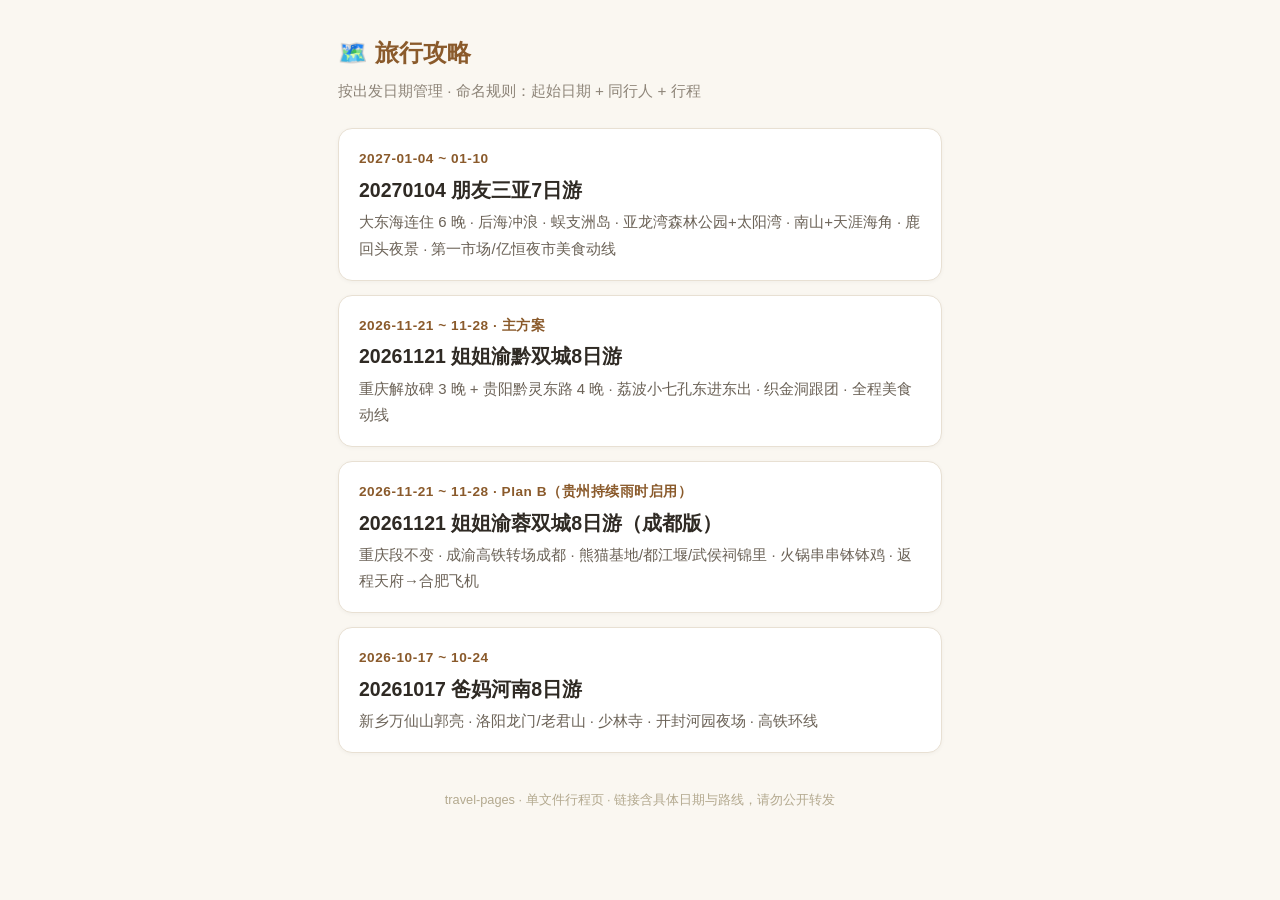
<file: index.html>
<!doctype html><html lang="zh-CN"><head><meta charset="utf-8">
<meta name="viewport" content="width=device-width,initial-scale=1"><meta name="color-scheme" content="light">
<title>旅行攻略 · 行程页目录</title>
<style>
*{box-sizing:border-box}body{margin:0;background:#faf7f1;color:#2f2a24;font-family:-apple-system,"PingFang SC",sans-serif;font-size:17px;line-height:1.75}
.w{max-width:640px;margin:0 auto;padding:32px 18px 48px}
header h1{font-size:1.4em;color:#8a5a2b;margin:0 0 4px}header p{color:#8d8478;font-size:.9em;margin:0 0 24px}
a.card{display:block;background:#fff;border:1px solid #e8e0d3;border-radius:14px;padding:18px 20px;margin:14px 0;text-decoration:none;color:#2f2a24;box-shadow:0 1px 4px rgba(0,0,0,.04);transition:transform .15s}
a.card:hover{transform:translateY(-2px);border-color:#c99b6a}
.card .date{font-size:.8em;color:#8a5a2b;font-weight:700;letter-spacing:.04em}
.card .name{font-size:1.15em;font-weight:700;margin:2px 0}
.card .desc{font-size:.88em;color:#6b6257}
footer{text-align:center;color:#b3a98f;font-size:.75em;margin-top:36px}
</style></head><body><div class="w">
<header><h1>🗺️ 旅行攻略</h1><p>按出发日期管理 · 命名规则：起始日期 + 同行人 + 行程</p></header>
<a class="card" href="./20270104-sanya/"><div class="date">2027-01-04 ~ 01-10</div><div class="name">20270104 朋友三亚7日游</div><div class="desc">大东海连住 6 晚 · 后海冲浪 · 蜈支洲岛 · 亚龙湾森林公园+太阳湾 · 南山+天涯海角 · 鹿回头夜景 · 第一市场/亿恒夜市美食动线</div></a>
<a class="card" href="./20261121-yuqian/"><div class="date">2026-11-21 ~ 11-28 · 主方案</div><div class="name">20261121 姐姐渝黔双城8日游</div><div class="desc">重庆解放碑 3 晚 + 贵阳黔灵东路 4 晚 · 荔波小七孔东进东出 · 织金洞跟团 · 全程美食动线</div></a>
<a class="card" href="./20261121-chengdu/"><div class="date">2026-11-21 ~ 11-28 · Plan B（贵州持续雨时启用）</div><div class="name">20261121 姐姐渝蓉双城8日游（成都版）</div><div class="desc">重庆段不变 · 成渝高铁转场成都 · 熊猫基地/都江堰/武侯祠锦里 · 火锅串串钵钵鸡 · 返程天府→合肥飞机</div></a>
<a class="card" href="./20261017-henan/"><div class="date">2026-10-17 ~ 10-24</div><div class="name">20261017 爸妈河南8日游</div><div class="desc">新乡万仙山郭亮 · 洛阳龙门/老君山 · 少林寺 · 开封河园夜场 · 高铁环线</div></a>
<footer>travel-pages · 单文件行程页 · 链接含具体日期与路线，请勿公开转发</footer>
</div></body></html>
</file>
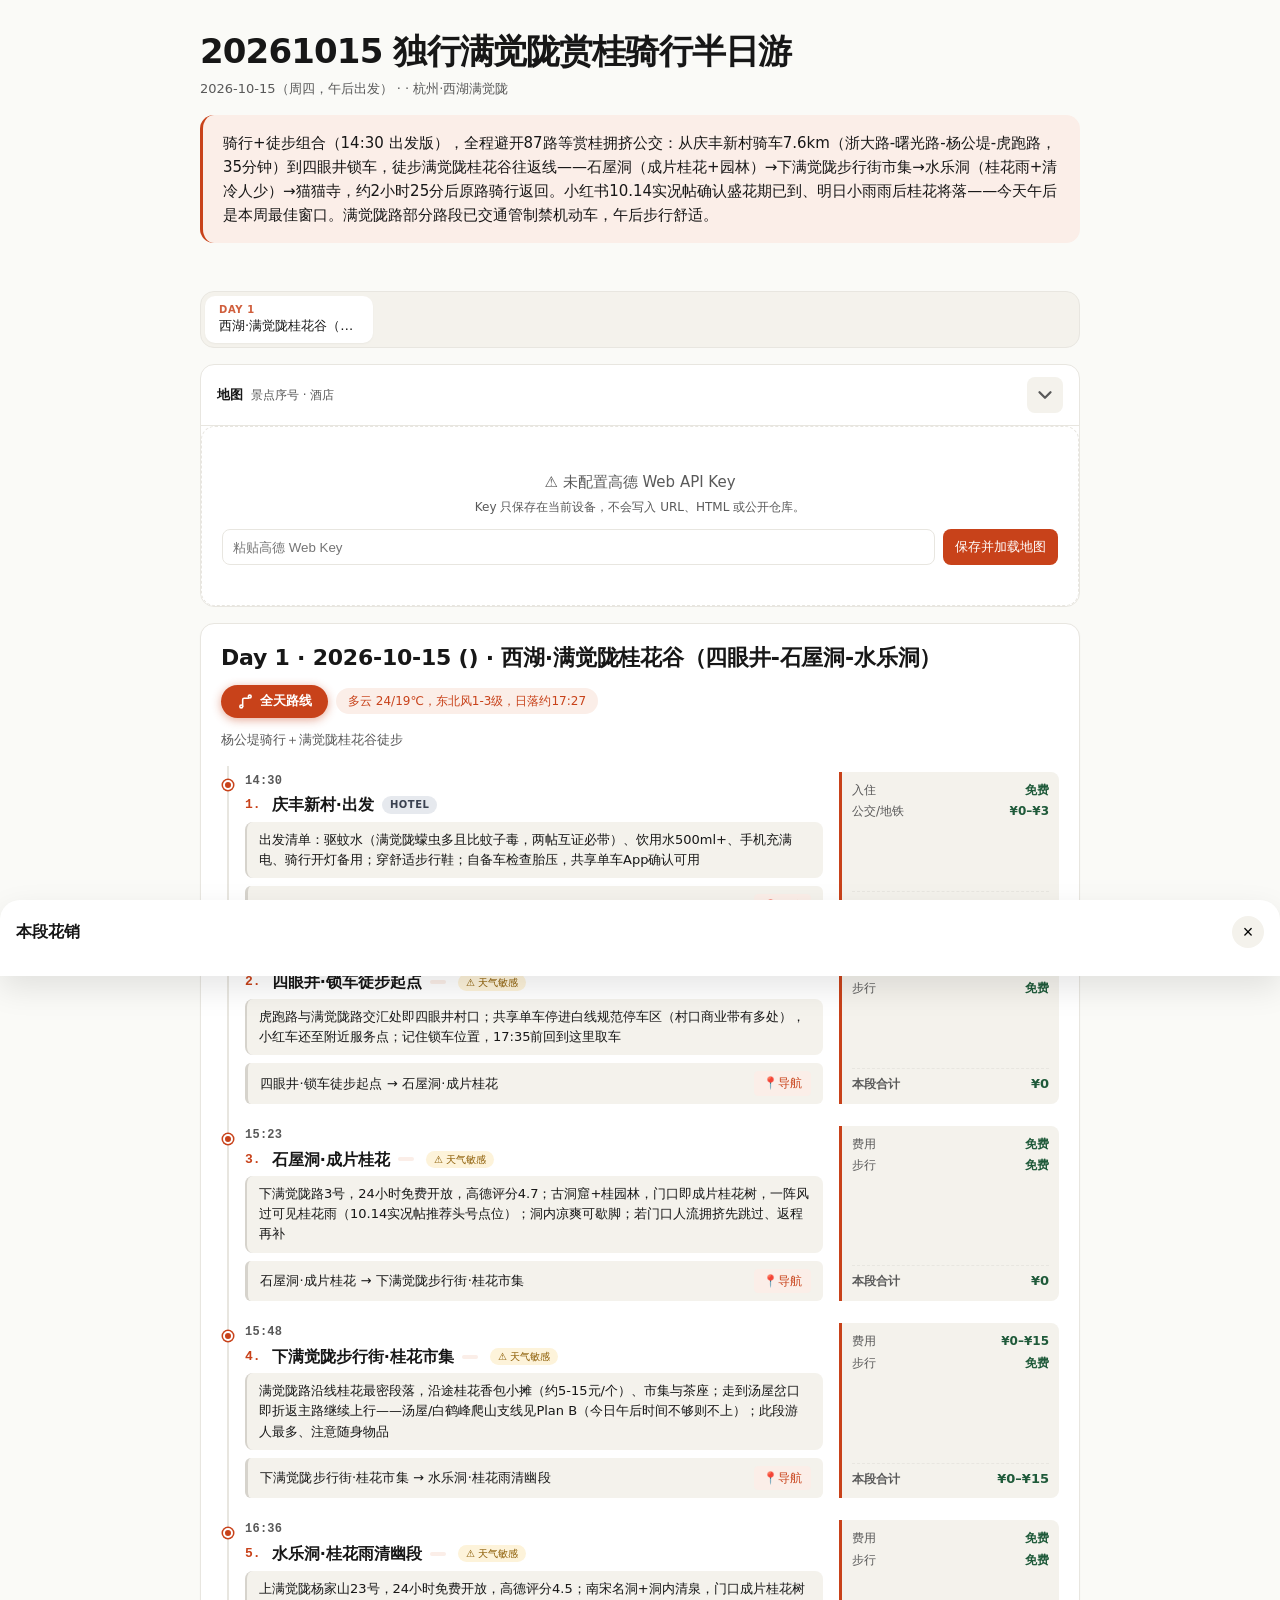
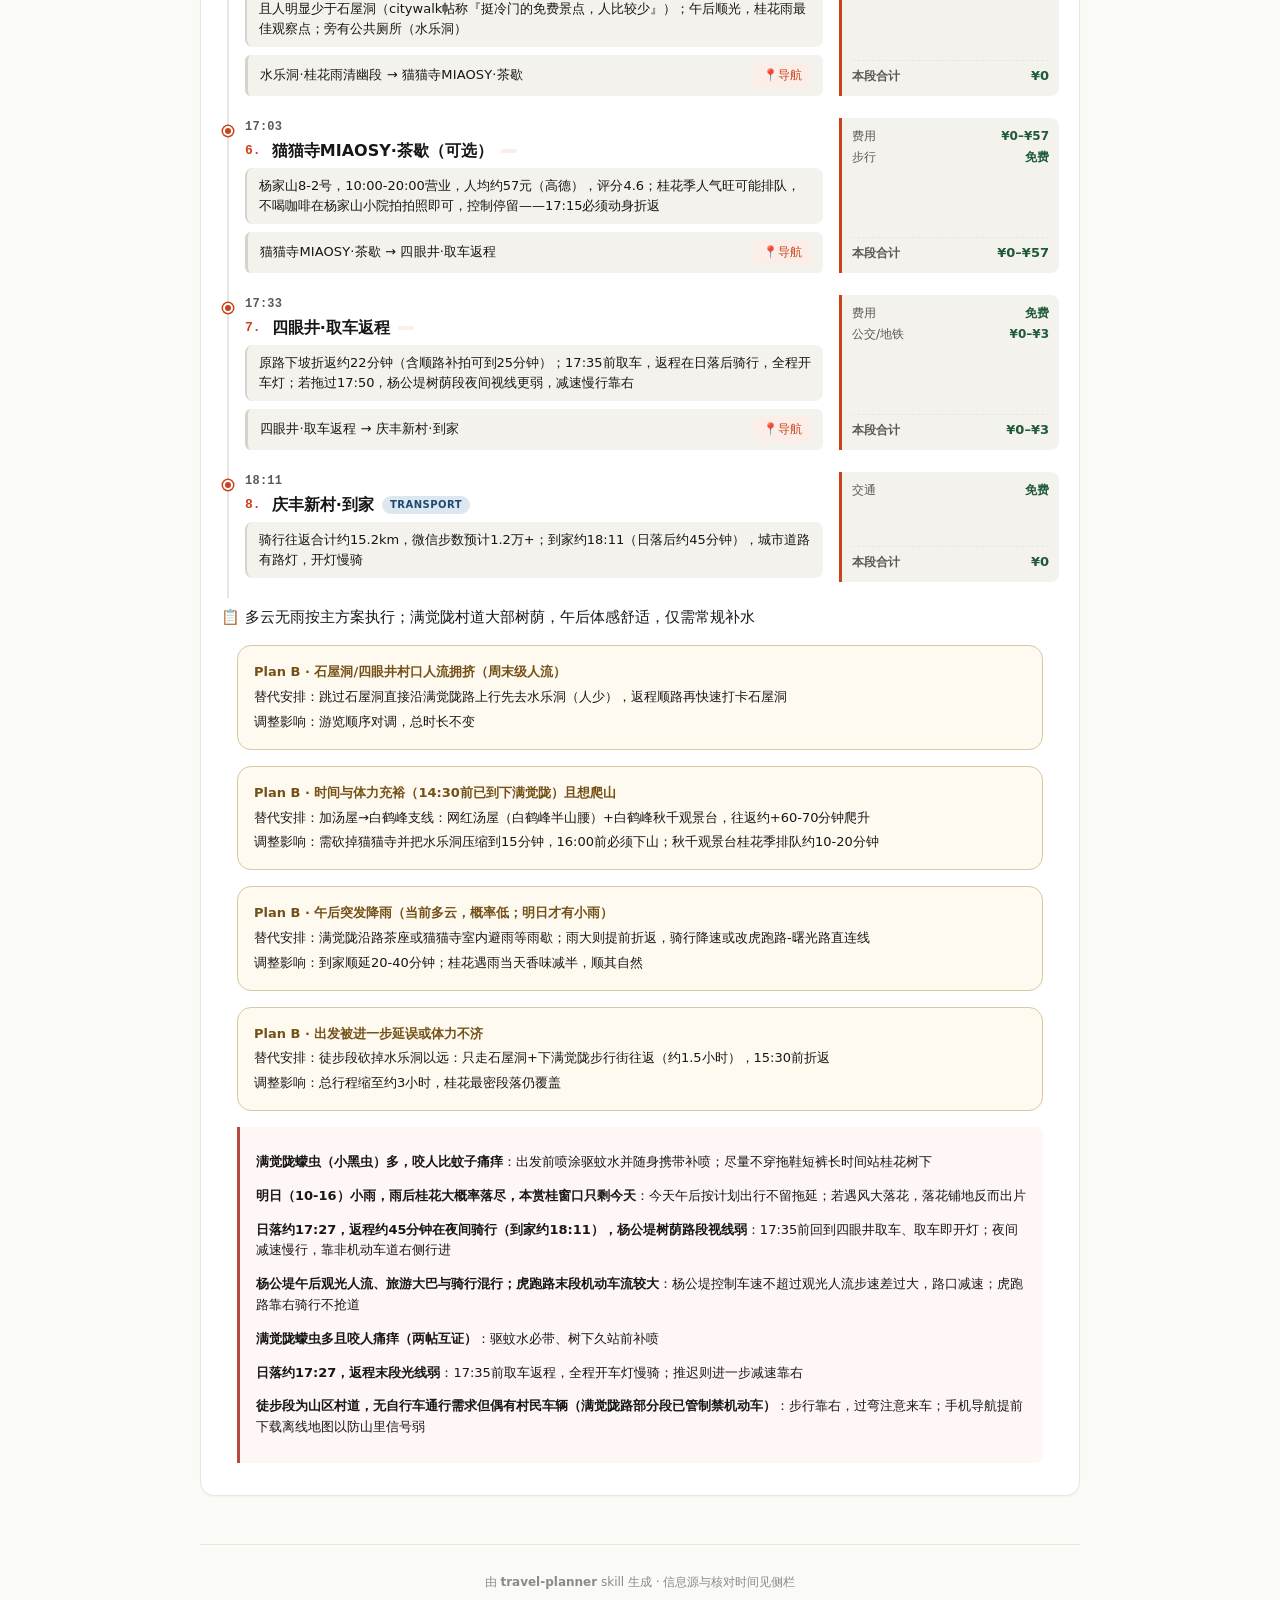
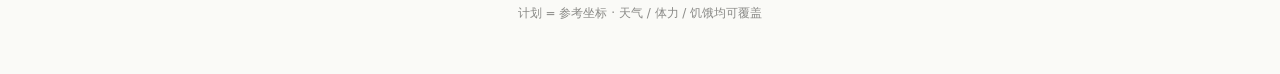
<file: 20261015-manjuelong-8578b213/index.html>
<!doctype html>
<html lang="zh-CN">
<head>
  <meta charset="utf-8">
  <meta name="viewport" content="width=device-width, initial-scale=1, viewport-fit=cover">
  <title>20261015 独行满觉陇赏桂骑行半日游（14:30 出发版）</title>
  <style>
    /* ===== 基础 ===== */
    *, *::before, *::after { box-sizing: border-box; }
    :root {
      /* 颜色（WCAG AA 校验过：accent 在浅底上对比度 4.7，深底 5.2） */
      --bg: #fafaf7;
      --bg-elevated: #ffffff;
      --bg-soft: #f4f2ec;
      --fg: #171717;
      --fg-muted: #595959;        /* 提深以保 AA 对比 */
      --fg-subtle: #8a8a87;
      --line: #e8e6e0;
      --line-strong: #d6d3cc;
      --accent: #c8421a;           /* 比原 #d4451b 深一档，AA 通过 */
      --accent-hover: #a83512;
      --accent-soft: #fbeee8;
      --shadow-sm: 0 1px 2px rgba(0,0,0,0.04);
      --shadow-md: 0 2px 8px rgba(0,0,0,0.06);
      --shadow-lg: 0 12px 32px rgba(0,0,0,0.10);
      --radius-sm: 8px;
      --radius: 14px;
      --radius-lg: 20px;
      /* 交通方式颜色 */
      --c-walk: #2d7a4a;
      --c-transit: #1f6feb;
      --c-drive: #c0392b;
      --c-bike: #e67e22;
      /* 间距栅格（4 / 8 基准） */
      --sp-1: 4px;
      --sp-2: 8px;
      --sp-3: 12px;
      --sp-4: 16px;
      --sp-5: 20px;
      --sp-6: 24px;
      --sp-8: 32px;
      --sp-10: 40px;
      /* 字号 scale（移动端 ≥16px 防 iOS 缩放） */
      --fs-xs: 12px;
      --fs-sm: 13px;
      --fs-base: 15px;     /* 桌面正文 */
      --fs-md: 16px;       /* 移动端正文下界 */
      --fs-lg: 18px;
      --fs-xl: 22px;
      --fs-2xl: 28px;
      --fs-3xl: 34px;
    }
    @media (prefers-color-scheme: dark) {
      :root {
        --bg: #0f1011;
        --bg-elevated: #1a1b1d;
        --bg-soft: #232427;
        --fg: #f2f2f0;
        --fg-muted: #b0b0ae;
        --fg-subtle: #7a7a78;
        --line: #2a2b2d;
        --line-strong: #3a3b3d;
        --accent: #ff7a55;
        --accent-hover: #ff9276;
        --accent-soft: #2a1f1a;
        --shadow-md: 0 2px 8px rgba(0,0,0,0.4);
        --shadow-lg: 0 12px 32px rgba(0,0,0,0.5);
        --c-walk: #4ca870;
        --c-transit: #5a96ff;
        --c-drive: #ff7560;
        --c-bike: #ffb05c;
      }
    }
    html, body { margin: 0; padding: 0; }
    body {
      font-family: "Inter", -apple-system, BlinkMacSystemFont, "PingFang SC", "Hiragino Sans GB", "Microsoft YaHei", "Segoe UI", system-ui, sans-serif;
      background: var(--bg);
      color: var(--fg);
      font-size: var(--fs-base);
      line-height: 1.55;
      -webkit-font-smoothing: antialiased;
      -moz-osx-font-smoothing: grayscale;
      text-rendering: optimizeLegibility;
    }
    .wrap {
      max-width: 920px;
      margin: 0 auto;
      padding: var(--sp-6) var(--sp-5) calc(var(--sp-10) + env(safe-area-inset-bottom, 0px));
    }

    /* ===== Skip Link（无障碍） ===== */
    .skip-link {
      position: absolute;
      top: -40px;
      left: 16px;
      background: var(--accent);
      color: white;
      padding: 8px 16px;
      border-radius: var(--radius-sm);
      text-decoration: none;
      font-size: 14px;
      z-index: 200;
      transition: top 0.2s;
    }
    .skip-link:focus { top: 16px; }

    /* ===== Validation Banner（v1.1.0 新增，代码级硬约束）===== */
    #validation-banner {
      margin: 0 0 var(--sp-4);
      padding: var(--sp-3) var(--sp-4);
      border-radius: var(--radius);
      font-size: var(--fs-sm);
      line-height: 1.5;
      display: none;
    }
    #validation-banner.show { display: block; }
    #validation-banner.banner-missing {
      background: #fef2f2;
      border: 1px solid #fca5a5;
      color: #991b1b;
    }
    @media (prefers-color-scheme: dark) {
      #validation-banner.banner-missing {
        background: #2a0e0e;
        border-color: #7f1d1d;
        color: #fecaca;
      }
    }
    #validation-banner.banner-warn {
      background: #fefce8;
      border: 1px solid #fde047;
      color: #854d0e;
    }
    @media (prefers-color-scheme: dark) {
      #validation-banner.banner-warn {
        background: #2a1f0a;
        border-color: #713f12;
        color: #fef08a;
      }
    }
    #validation-banner.banner-pass {
      background: #f0fdf4;
      border: 1px solid #86efac;
      color: #166534;
    }
    @media (prefers-color-scheme: dark) {
      #validation-banner.banner-pass {
        background: #0a2a14;
        border-color: #14532d;
        color: #bbf7d0;
      }
    }
    #validation-banner .vb-title {
      font-weight: 600;
      margin-bottom: var(--sp-1);
    }
    #validation-banner .vb-rules {
      font-size: var(--fs-xs);
      margin-top: var(--sp-2);
      font-family: ui-monospace, SFMono-Regular, Menlo, monospace;
    }
    #validation-banner .vb-rules li {
      list-style: none;
      padding: 2px 0;
    }
    #validation-banner .vr-phase {
      display: inline-block;
      font-size: var(--fs-xs);
      padding: 2px 8px;
      border-radius: 6px;
      background: var(--surface-2);
      margin-left: 6px;
      color: var(--fg-muted);
    }
    #validation-banner .vb-detail-btn {
      margin-top: var(--sp-2);
      font-size: var(--fs-xs);
      color: inherit;
      background: transparent;
      border: 1px solid currentColor;
      padding: 4px 10px;
      border-radius: 4px;
      cursor: pointer;
      font-family: inherit;
    }

    /* ===== Validation Report Section（页面底部折叠区）===== */
    details#validation-report-section {
      margin: var(--sp-8) 0 var(--sp-4);
      padding: var(--sp-4);
      background: var(--bg-soft);
      border-radius: var(--radius);
    }
    details#validation-report-section > summary {
      cursor: pointer;
      font-weight: 600;
      font-size: var(--fs-sm);
      color: var(--fg-muted);
      list-style: none;
    }
    details#validation-report-section > summary::before {
      content: "▸ ";
      display: inline-block;
      transition: transform 0.15s;
    }
    details#validation-report-section[open] > summary::before {
      content: "▾ ";
    }
    details#validation-report-section .vr-rule {
      display: grid;
      grid-template-columns: 36px 1fr;
      gap: var(--sp-2);
      padding: var(--sp-2) 0;
      border-top: 1px solid var(--line);
      font-size: var(--fs-sm);
    }
    details#validation-report-section .vr-rule:first-of-type {
      border-top: 0;
    }
    details#validation-report-section .vr-status {
      font-family: ui-monospace, SFMono-Regular, Menlo, monospace;
    }
    details#validation-report-section .vr-source {
      font-size: var(--fs-xs);
      color: var(--fg-subtle);
      margin-left: var(--sp-2);
    }
    details#validation-report-section .vr-source.script {
      color: #166534;
    }
    @media (prefers-color-scheme: dark) {
      details#validation-report-section .vr-source.script { color: #86efac; }
    }

    /* ===== Header ===== */
    header.hero {
      padding: var(--sp-2) 0 var(--sp-6);
      margin-bottom: var(--sp-6);
    }
    header.hero h1 {
      font-size: clamp(var(--fs-2xl), 5vw, var(--fs-3xl));
      line-height: 1.15;
      margin: 0 0 var(--sp-2);
      letter-spacing: -0.025em;
      font-weight: 700;
    }
    header.hero .meta {
      margin: 0 0 var(--sp-4);
      color: var(--fg-muted);
      font-size: var(--fs-sm);
      display: flex;
      flex-wrap: wrap;
      gap: var(--sp-2) var(--sp-3);
    }
    header.hero .summary {
      margin: 0;
      font-size: var(--fs-base);
      line-height: 1.6;
      color: var(--fg);
      background: var(--accent-soft);
      padding: var(--sp-4) var(--sp-5);
      border-radius: var(--radius);
      border-left: 3px solid var(--accent);
    }

    /* ===== Drawer 触发按钮（FAB 风格，移动端触控 ≥44px） ===== */
    .drawer-toggle {
      position: fixed;
      top: calc(var(--sp-5) + env(safe-area-inset-top, 0px));
      right: var(--sp-5);
      z-index: 90;
      display: inline-flex;
      align-items: center;
      gap: var(--sp-2);
      /* 保证触控目标 ≥ 44px */
      min-height: 44px;
      padding: 10px 18px 10px 14px;
      background: var(--bg-elevated);
      color: var(--fg);
      border: 1px solid var(--line);
      border-radius: 100px;
      box-shadow: var(--shadow-md);
      cursor: pointer;
      font-family: inherit;
      font-size: var(--fs-sm);
      font-weight: 500;
      transition: all 0.2s ease;
      user-select: none;
      -webkit-tap-highlight-color: transparent;
    }
    .drawer-toggle:hover {
      border-color: var(--accent);
      background: var(--accent-soft);
      transform: translateY(-1px);
      box-shadow: var(--shadow-lg);
    }
    .drawer-toggle:focus-visible {
      outline: 2px solid var(--accent);
      outline-offset: 2px;
    }
    .drawer-toggle:active { transform: translateY(0); }
    .drawer-toggle svg { width: 18px; height: 18px; flex-shrink: 0; }
    .drawer-toggle .badge {
      background: var(--accent);
      color: white;
      font-size: 10px;
      font-weight: 700;
      padding: 1px 7px;
      border-radius: 10px;
      min-width: 18px;
      text-align: center;
    }
    @media (max-width: 480px) {
      .drawer-toggle {
        top: calc(var(--sp-4) + env(safe-area-inset-top, 0px));
        right: var(--sp-4);
      }
      .drawer-toggle .label { display: none; }
    }
    /* 个人定制：隐藏「行程信息」悬浮按钮——手机端占位，行程信息已由每日清单承载（specificity 高于 900px 断点的强制显示） */
    

    /* ===== Drawer Backdrop ===== */
    .drawer-backdrop {
      position: fixed;
      inset: 0;
      background: rgba(0, 0, 0, 0.4);
      backdrop-filter: blur(2px);
      -webkit-backdrop-filter: blur(2px);
      opacity: 0;
      pointer-events: none;
      transition: opacity 0.25s ease;
      z-index: 99;
    }
    .drawer-backdrop.open {
      opacity: 1;
      pointer-events: auto;
    }

    /* ===== Drawer 抽屉 ===== */
    .drawer {
      position: fixed;
      top: 0;
      right: 0;
      width: min(420px, 90vw);
      height: 100vh;
      height: 100dvh;
      background: var(--bg);
      border-left: 1px solid var(--line);
      box-shadow: var(--shadow-lg);
      transform: translateX(100%);
      transition: transform 0.3s cubic-bezier(0.4, 0, 0.2, 1);
      z-index: 100;
      display: flex;
      flex-direction: column;
      overflow: hidden;
    }
    .drawer.open { transform: translateX(0); }
    @media (min-width: 900px) {
      .drawer-toggle { display: inline-flex !important; }   /* 让用户在 desktop 也能控制 drawer */
      .drawer { transform: translateX(100%); }              /* desktop 默认隐藏 */
      .drawer.open, .drawer.expanded {
        transform: translateX(0);
        width: 360px;
        box-shadow: var(--shadow-lg);                        /* 改：drawer 浮在右侧，wrap 不被挤压；阴影视觉分隔 */
      }
      .drawer.expanded .drawer-close { display: inline-flex; }   /* desktop expanded 也显示 close 按钮（toggle 被 drawer 遮挡时作为关闭入口）*/
      .drawer.open .drawer-close { display: inline-flex; }  /* mobile-style close works */
      /* 改：drawer 浮在右侧，wrap 不被挤压（不设 margin-right） */
    }
    .drawer-header {
      display: flex;
      justify-content: space-between;
      align-items: center;
      padding: calc(var(--sp-5) + env(safe-area-inset-top, 0px)) var(--sp-5) var(--sp-4);
      border-bottom: 1px solid var(--line);
      flex-shrink: 0;
      background: var(--bg-elevated);
    }
    .drawer-header h2 {
      margin: 0;
      font-size: var(--fs-md);
      font-weight: 600;
    }
    .drawer-close {
      background: transparent;
      border: none;
      /* 触控 ≥44px */
      min-width: 44px;
      min-height: 44px;
      padding: var(--sp-2);
      border-radius: var(--radius-sm);
      cursor: pointer;
      color: var(--fg-muted);
      display: inline-flex;
      align-items: center;
      justify-content: center;
      transition: all 0.15s ease;
      font-family: inherit;
      -webkit-tap-highlight-color: transparent;
    }
    .drawer-close:hover {
      background: var(--bg-soft);
      color: var(--fg);
    }
    .drawer-close:focus-visible {
      outline: 2px solid var(--accent);
      outline-offset: 2px;
    }
    .drawer-close svg { width: 20px; height: 20px; }
    .drawer-body {
      flex: 1;
      overflow-y: auto;
      padding: var(--sp-5);
      scrollbar-width: thin;
      -webkit-overflow-scrolling: touch;
    }
    .drawer-body::-webkit-scrollbar { width: 6px; }
    .drawer-body::-webkit-scrollbar-thumb { background: var(--line); border-radius: 3px; }
    .drawer-body section { margin-bottom: var(--sp-6); }
    .drawer-body section:last-child { margin-bottom: 0; }
    .drawer-body h3 {
      margin: 0 0 var(--sp-3);
      font-size: 11px;
      font-weight: 600;
      letter-spacing: 0.08em;
      text-transform: uppercase;
      color: var(--fg-subtle);
      display: flex;
      align-items: center;
      gap: var(--sp-2);
    }
    .drawer-body h3 svg { width: 14px; height: 14px; }
    .drawer-body h3 .count {
      margin-left: auto;
      background: var(--bg-soft);
      color: var(--fg-muted);
      padding: 2px 8px;
      border-radius: 10px;
      font-size: 10px;
      font-weight: 500;
      letter-spacing: 0;
      text-transform: none;
    }

    /* ===== Hotel card ===== */
    .drawer .hotel-card {
      background: var(--bg-elevated);
      border: 1px solid var(--line);
      border-radius: var(--radius);
      padding: var(--sp-4);
    }
    .drawer .hotel-card h4 { margin: 0 0 4px; font-size: var(--fs-md); font-weight: 600; }
    .drawer .hotel-card .address { margin: 0 0 var(--sp-2); color: var(--fg-muted); font-size: var(--fs-xs); }
    .drawer .hotel-card .why { margin: 0 0 var(--sp-3); font-size: var(--fs-sm); line-height: 1.6; }
    .drawer .hotel-commute { margin-top: var(--sp-3); padding-top: var(--sp-3); border-top: 1px dashed var(--line); }
    .drawer .hotel-commute summary { cursor: pointer; font-size: var(--fs-xs); color: var(--fg-muted); user-select: none; min-height: 36px; display: inline-flex; align-items: center; padding: 4px 0; }
    .drawer .hotel-commute ul { margin: var(--sp-2) 0 0; padding-left: 18px; font-size: var(--fs-xs); color: var(--fg-muted); }

    /* ===== Drawer links（移动端触控 ≥44px） ===== */
    .drawer .links { display: flex; gap: var(--sp-2); flex-wrap: wrap; }
    .drawer .links a {
      font-size: var(--fs-xs);
      min-height: 36px;
      padding: 8px 14px;
      display: inline-flex;
      align-items: center;
      border: 1px solid var(--line);
      border-radius: 100px;
      text-decoration: none;
      color: var(--fg);
      background: var(--bg);
      transition: all 0.15s ease;
    }
    .drawer .links a:hover {
      background: var(--accent);
      color: white;
      border-color: var(--accent);
    }
    .drawer .links a:focus-visible {
      outline: 2px solid var(--accent);
      outline-offset: 2px;
    }

    /* ===== Drawer 列表（prebook / hotel commute 等） ===== */
    .drawer-list { list-style: none; padding: 0; margin: 0; }
    .drawer-list li {
      padding: var(--sp-3) 0;
      border-bottom: 1px solid var(--line);
    }
    .drawer-list li:last-child { border-bottom: none; }
    .drawer-list .item-title {
      display: block;
      font-weight: 600;
      font-size: var(--fs-sm);
      margin-bottom: 2px;
    }
    .drawer-list .item-title a {
      color: var(--fg);
      text-decoration: none;
    }
    .drawer-list .item-title a:hover {
      color: var(--accent);
      text-decoration: underline;
    }
    .drawer-list .item-deadline {
      color: var(--accent);
      font-size: var(--fs-xs);
      margin-left: var(--sp-2);
      font-weight: 500;
    }
    .drawer-list .item-meta {
      display: block;
      color: var(--fg-muted);
      font-size: var(--fs-xs);
      line-height: 1.5;
      margin-top: 2px;
    }
    .drawer-list .item-cta {
      color: var(--accent);
      font-weight: 500;
    }
    .item-badges {
      display: flex;
      flex-wrap: wrap;
      gap: 4px;
      margin-top: 4px;
    }
    .item-badge {
      display: inline-flex;
      align-items: center;
      padding: 2px 7px;
      border-radius: 999px;
      background: var(--accent-soft);
      color: var(--accent);
      font-size: 10px;
      font-weight: 700;
    }
    .item-badge.warning { background: #fff4db; color: #8a5500; }
    .item-badge.critical { background: #feeceb; color: #a42821; }
    .decision-card {
      margin: var(--sp-4);
      padding: var(--sp-4);
      border: 1px solid #d8c8a3;
      border-radius: var(--radius);
      background: #fffaf0;
      color: var(--fg);
      font-size: var(--fs-sm);
      line-height: 1.6;
    }
    .decision-card strong { color: #745117; }
    .decision-card p { margin: 4px 0 0; }
    .safety-card {
      margin: var(--sp-3) var(--sp-4) var(--sp-4);
      padding: var(--sp-3) var(--sp-4);
      border-left: 3px solid #b54a40;
      background: #fff7f6;
      border-radius: 0 var(--radius-sm) var(--radius-sm) 0;
      font-size: var(--fs-sm);
      line-height: 1.6;
    }

    /* ===== Weather card ===== */
    .weather-card {
      background: var(--accent-soft);
      border: 1px solid var(--line);
      border-radius: var(--radius);
      padding: var(--sp-3) var(--sp-4);
      font-size: var(--fs-sm);
      line-height: 1.6;
      color: var(--fg);
    }

    /* ===== Tabs：分段控件（移动端可横向滚动、sticky 吸顶） ===== */
    .tabs {
      display: flex;
      gap: 2px;
      overflow-x: auto;
      padding: var(--sp-1);
      scrollbar-width: thin;
      -webkit-overflow-scrolling: touch;
      margin-bottom: var(--sp-4);
      background: var(--bg-soft);
      border: 1px solid var(--line);
      border-radius: var(--radius);
      /* sticky 吸顶：滚动时贴在 hero 下方 */
      position: sticky;
      top: calc(var(--sp-2) + env(safe-area-inset-top, 0px));
      z-index: 50;
      backdrop-filter: blur(8px);
      -webkit-backdrop-filter: blur(8px);
    }
    .tabs::-webkit-scrollbar { height: 0; }
    .tab {
      flex-shrink: 0;
      /* 触控 ≥44px */
      min-height: 44px;
      padding: 8px 14px;
      border: none;
      background: transparent;
      border-radius: calc(var(--radius) - 4px);
      cursor: pointer;
      text-align: center;
      transition: all 0.15s ease;
      font-family: inherit;
      color: var(--fg-muted);
      min-width: 96px;
      display: flex;
      flex-direction: column;
      justify-content: center;
      gap: 2px;
      -webkit-tap-highlight-color: transparent;
    }
    .tab:hover {
      color: var(--fg);
    }
    .tab:focus-visible {
      outline: 2px solid var(--accent);
      outline-offset: -2px;
    }
    .tab.active {
      background: var(--bg-elevated);
      color: var(--fg);
      box-shadow: var(--shadow-sm);
      font-weight: 500;
    }
    .tab .tab-day {
      display: block;
      font-size: 10px;
      font-weight: 600;
      letter-spacing: 0.06em;
      text-transform: uppercase;
      opacity: 0.65;
    }
    .tab .tab-region {
      display: block;
      font-size: var(--fs-sm);
      font-weight: 500;
      white-space: nowrap;
      overflow: hidden;
      text-overflow: ellipsis;
      max-width: 140px;
    }
    .tab.active .tab-day { opacity: 0.85; color: var(--accent); }

    /* ===== Map ===== */
    .map-section {
      margin-bottom: var(--sp-4);
      border: 1px solid var(--line);
      border-radius: var(--radius);
      background: var(--bg-elevated);
      overflow: hidden;
    }
    .map-section-toggle {
      display: flex;
      align-items: center;
      gap: var(--sp-2);
      width: 100%;
      padding: var(--sp-3) var(--sp-4);
      border: none;
      background: transparent;
      cursor: pointer;
      font: inherit;
      color: var(--fg);
      min-height: 44px;
      text-align: left;
    }
    .map-section-toggle:hover { background: var(--bg-soft); }
    .map-section-toggle:focus-visible {
      outline: 2px solid var(--accent);
      outline-offset: -2px;
    }
    .map-section-title {
      font-size: var(--fs-sm);
      font-weight: 600;
    }
    .map-section-hint {
      font-size: var(--fs-xs);
      color: var(--fg-muted);
    }
    .map-section-chevron {
      margin-left: auto;
      display: inline-flex;
      align-items: center;
      justify-content: center;
      width: 36px;
      height: 36px;
      border-radius: 8px;
      color: var(--fg-muted);
      background: var(--bg-soft);
      flex-shrink: 0;
      transition: transform 0.35s cubic-bezier(0.4, 0, 0.2, 1), background 0.2s, color 0.2s;
    }
    .map-section-toggle:hover .map-section-chevron {
      color: var(--accent);
      background: var(--accent-soft);
    }
    .map-section-chevron svg {
      width: 22px;
      height: 22px;
      display: block;
    }
    .map-section.is-collapsed .map-section-chevron {
      transform: rotate(180deg);
    }
    .map-panel {
      display: grid;
      grid-template-rows: 1fr;
      transition: grid-template-rows 0.35s cubic-bezier(0.4, 0, 0.2, 1);
      border-top: 1px solid var(--line);
    }
    .map-section.is-collapsed .map-panel {
      grid-template-rows: 0fr;
      border-top-color: transparent;
    }
    .map-panel-inner {
      overflow: hidden;
      min-height: 0;
    }
    #map {
      width: 100%;
      height: 460px;
      border: none;
      border-radius: 0;
      overflow: hidden;
      touch-action: pan-x pan-y;
    }
    @media (max-width: 600px) {
      #map { height: 320px; }
    }
    .map-fallback {
      padding: 40px 20px;
      text-align: center;
      background: var(--bg-elevated);
      border: 1px dashed var(--line);
      border-radius: var(--radius);
      color: var(--fg-muted);
    }
    .map-fallback p { margin: 4px 0; }
    .map-fallback .hint { font-size: 12px; }
    .map-key-form { display: flex; gap: 8px; margin-top: 12px; }
    .map-key-form input {
      min-width: 0;
      flex: 1;
      padding: 9px 10px;
      border: 1px solid var(--line);
      border-radius: 8px;
      background: var(--paper);
      color: var(--ink);
    }
    .map-key-form button {
      border: 0;
      border-radius: 8px;
      padding: 9px 12px;
      background: var(--accent);
      color: #fff;
      cursor: pointer;
    }

    /* ===== Day Card ===== */
    .day-card {
      background: var(--bg-elevated);
      border: 1px solid var(--line);
      border-radius: var(--radius);
      padding: var(--sp-5) var(--sp-5) var(--sp-4);
      box-shadow: var(--shadow-sm);
      margin-top: var(--sp-4);
    }
    .day-card > header {
      display: flex;
      justify-content: space-between;
      align-items: flex-start;
      gap: var(--sp-3);
      margin-bottom: var(--sp-3);
      flex-wrap: wrap;
    }
    .day-card > header h3 {
      margin: 0;
      font-size: var(--fs-xl);
      line-height: 1.3;
      font-weight: 600;
      letter-spacing: -0.01em;
    }
    .day-card > header .day-header-actions {
      display: flex;
      align-items: center;
      gap: var(--sp-2);
      flex-wrap: wrap;
    }
    .day-card > header .day-route-btn {
      display: inline-flex;
      align-items: center;
      justify-content: center;
      gap: 6px;
      font-size: var(--fs-sm);
      color: #fff;
      background: var(--accent);
      border: none;
      padding: 8px 16px;
      border-radius: 100px;
      white-space: nowrap;
      font-weight: 600;
      cursor: pointer;
      line-height: 1.3;
      box-shadow: 0 2px 10px color-mix(in srgb, var(--accent) 45%, transparent);
      transition: background 0.2s ease, transform 0.15s ease, box-shadow 0.2s ease;
      -webkit-tap-highlight-color: transparent;
    }
    .day-card > header .day-route-btn svg {
      width: 17px;
      height: 17px;
      flex-shrink: 0;
    }
    .day-card > header .day-route-btn:hover {
      background: var(--accent-hover);
      transform: translateY(-1px);
      box-shadow: var(--shadow-md);
    }
    .day-card > header .day-route-btn:active {
      transform: translateY(0);
    }
    .day-card > header .day-route-btn:focus-visible {
      outline: 2px solid var(--accent);
      outline-offset: 2px;
    }
    @media (max-width: 600px) {
      .day-card > header .day-header-actions {
        width: 100%;
      }
      .day-card > header .day-route-btn {
        flex: 1;
        padding: 10px 16px;
        font-size: var(--fs-md);
      }
    }
    .day-card > header .weather {
      font-size: var(--fs-xs);
      color: var(--accent);
      background: var(--accent-soft);
      padding: 4px 12px;
      border-radius: 100px;
      /* 长天气提示（如 D2/D5 30+ 字）在窄屏 nowrap 会撑破卡片叠压相邻元素——允许换行 */
      white-space: normal;
      line-height: 1.5;
      max-width: 100%;
      overflow-wrap: anywhere;
      font-weight: 500;
    }
    .day-card .theme {
      font-size: var(--fs-sm);
      color: var(--fg-muted);
      margin: 0 0 var(--sp-4);
      line-height: 1.55;
    }

    /* ===== Timeline ===== */
    ol.timeline {
      list-style: none;
      padding: 0;
      margin: 0;
      border-left: 2px solid var(--line);
      margin-left: 6px;
    }
    ol.timeline li.time-block {
      position: relative;
      padding: 6px 0 var(--sp-4) var(--sp-4);
    }
    ol.timeline li.time-block::before {
      content: "";
      position: absolute;
      left: -6px;
      top: 14px;
      width: 10px;
      height: 10px;
      border-radius: 50%;
      background: var(--accent);
      border: 2px solid var(--bg-elevated);
      box-shadow: 0 0 0 1.5px var(--accent);
    }
    ol.timeline time {
      font-family: ui-monospace, SFMono-Regular, Menlo, monospace;
      font-size: var(--fs-xs);
      color: var(--fg-muted);
      font-weight: 600;
      letter-spacing: 0.02em;
    }
    ol.timeline .slot-num {
      font-family: ui-monospace, SFMono-Regular, Menlo, monospace;
      font-size: var(--fs-sm);
      font-weight: 700;
      color: var(--accent);
      margin-right: 0.25em;
    }
    .drawer .hotel-card .hotel-emoji {
      display: inline-block;
      font-size: 22px;
      margin-right: 4px;
      vertical-align: -3px;
    }
    .place h4 {
      margin: 4px 0 6px;
      font-size: var(--fs-md);
      font-weight: 600;
      line-height: 1.35;
      display: flex;
      align-items: center;
      gap: var(--sp-2);
      flex-wrap: wrap;
    }
    .place .cat {
      font-size: 10px;
      font-weight: 600;
      padding: 2px 8px;
      border-radius: 100px;
      background: var(--accent-soft);
      color: var(--accent);
      text-transform: uppercase;
      letter-spacing: 0.05em;
    }
    .place .cat.food { background: #fff5e0; color: #8a4d00; }
    .place .cat.scenery { background: #e2efe7; color: #1f5a3a; }
    .place .cat.culture { background: #ede4f5; color: #4f2a82; }
    .place .cat.shopping { background: #fbe2e9; color: #96223f; }
    .place .cat.hotel { background: #e6e9ee; color: #3a4150; }
    .place .cat.transport { background: #dde7f0; color: #1e4a72; }
    .place .weather-sensitive {
      display: inline-block;
      font-size: 10px;
      font-weight: 500;
      color: #8a5a00;
      background: #fdf3da;
      padding: 2px 8px;
      border-radius: 100px;
      margin-left: 4px;
    }
    .place p {
      margin: 4px 0;
      font-size: var(--fs-base);
      line-height: 1.55;
    }
    .place .why { color: var(--fg-muted); font-size: var(--fs-sm); line-height: 1.55; }
    .place .note {
      background: var(--bg-soft);
      padding: var(--sp-2) var(--sp-3);
      border-radius: var(--radius-sm);
      font-size: var(--fs-sm);
      line-height: 1.55;
      border-left: 2px solid var(--line-strong);
    }

    /* ===== Next-leg & meal-leg inside POI card（v2.0.0 融合时间轴）===== */
    ol.timeline li.hotel-leg-block .time-block-main { padding-top: 4px; }
    ol.timeline li.time-block .next-leg {
      display: flex;
      align-items: center;
      gap: var(--sp-2);
      margin-top: var(--sp-2);
      padding: 8px 12px;
      background: var(--bg-soft);
      border-radius: 6px;
      font-size: var(--fs-sm);
      color: var(--fg);
      border-left: 3px solid var(--line-strong);
      flex-wrap: wrap;
    }
    ol.timeline li.time-block .next-leg .next-leg-route {
      flex: 1 1 auto;
      min-width: 0;
      font-weight: 500;
      letter-spacing: 0.01em;
    }
    ol.timeline li.time-block .next-leg .next-leg-nav {
      font-size: var(--fs-xs);
      color: var(--accent);
      text-decoration: none;
      font-weight: 500;
      padding: 2px 8px;
      border: 1px solid var(--accent-soft);
      border-radius: 4px;
      background: var(--accent-soft);
      margin-left: var(--sp-1);
    }
    ol.timeline li.time-block .next-leg .next-leg-nav:hover { text-decoration: underline; }

    ol.timeline li.time-block .meal-leg {
      display: flex;
      flex-wrap: wrap;
      align-items: baseline;
      gap: var(--sp-1) var(--sp-2);
      margin-top: var(--sp-2);
      padding: 6px 10px;
      background: #fff5e0;
      border-left: 3px solid #8a4d00;
      border-radius: 6px;
      font-size: var(--fs-sm);
      color: #5a3a00;
    }
    ol.timeline li.time-block .meal-leg .meal-leg-icon { flex-shrink: 0; }
    ol.timeline li.time-block .meal-leg .meal-leg-label {
      font-weight: 600;
      color: #5a3a00;
    }
    ol.timeline li.time-block .meal-leg .meal-leg-name {
      font-weight: 600;
      color: var(--fg);
    }
    ol.timeline li.time-block .meal-leg .meal-leg-why {
      color: var(--fg-muted);
    }
    ol.timeline li.time-block .meal-leg .meal-leg-alt {
      color: var(--fg-muted);
      font-size: var(--fs-xs);
      padding-left: var(--sp-2);
      border-left: 1px dashed var(--line);
    }
    ol.timeline li.time-block .meal-leg .meal-nav {
      margin-left: auto;
      flex-shrink: 0;
      align-self: center;
      font-size: var(--fs-xs);
      color: var(--accent);
      text-decoration: none;
      font-weight: 500;
      padding: 2px 8px;
      border: 1px solid var(--accent-soft);
      border-radius: 4px;
      background: var(--accent-soft);
    }
    @media (prefers-color-scheme: dark) {
      ol.timeline li.time-block .meal-leg {
        background: #2a1f0a;
        color: #fef08a;
        border-left-color: #d4a52e;
      }
      ol.timeline li.time-block .meal-leg .meal-leg-label { color: #fef08a; }
      ol.timeline li.time-block .meal-leg .meal-leg-name { color: #fef3c7; }
    }

    /* ===== 段花销批注（v2.2.0） ===== */
    .time-block-grid {
      display: grid;
      grid-template-columns: 1fr 220px;
      gap: 16px;
      align-items: stretch;
    }
    .time-block-main { min-width: 0; }
    .time-row {
      display: flex;
      align-items: center;
      justify-content: space-between;
      gap: var(--sp-2);
    }
    .cost-margin {
      display: flex;
      flex-direction: column;
      min-height: 100%;
    }
    .cost-margin-card {
      flex: 1;
      display: flex;
      flex-direction: column;
      background: var(--bg-soft);
      border-left: 3px solid var(--accent);
      border-radius: 0 var(--radius-sm) var(--radius-sm) 0;
      padding: 8px 10px;
      font-size: var(--fs-xs);
      line-height: 1.45;
      min-height: 100%;
    }
    .cost-line {
      display: flex;
      justify-content: space-between;
      align-items: baseline;
      gap: 8px;
      padding: 2px 0;
    }
    .cost-line-label {
      color: var(--fg-muted);
      flex: 1;
      min-width: 0;
    }
    .cost-line-amount {
      font-weight: 600;
      color: #1f5a3a;
      white-space: nowrap;
      font-size: var(--fs-xs);
    }
    .cost-line-total {
      border-top: 1px dashed var(--line);
      margin-top: auto;
      padding-top: 6px;
      font-weight: 700;
    }
    .cost-line-total .cost-line-amount { font-size: var(--fs-sm); }
    .cost-line-missing .cost-line-amount { color: #b91c1c; font-weight: 500; }
    .cost-user-input {
      width: 76px;
      padding: 3px 6px;
      font-size: var(--fs-xs);
      border: 1px solid var(--line-strong);
      border-radius: 6px;
      background: var(--bg-elevated);
      text-align: right;
    }
    .cost-pill {
      display: none;
      align-items: center;
      flex-shrink: 0;
      padding: 2px 10px;
      border: 1px solid #c5e0d4;
      border-radius: 100px;
      background: #f0f7f4;
      color: #1f5a3a;
      font-size: 11px;
      font-weight: 700;
      cursor: pointer;
      font-family: inherit;
    }
    .cost-pill:hover { background: #e2f0ea; }
    .cost-margin-toggle {
      display: none;
      width: 100%;
      align-items: center;
      justify-content: space-between;
      gap: 8px;
      padding: 8px 12px;
      margin-top: var(--sp-2);
      border: 1px solid var(--line);
      border-radius: var(--radius-sm);
      background: var(--bg-soft);
      font-size: var(--fs-xs);
      font-weight: 600;
      color: var(--fg);
      cursor: pointer;
      font-family: inherit;
    }
    .cost-margin-toggle .toggle-chevron { transition: transform 0.2s; }
    .cost-margin.is-expanded .toggle-chevron { transform: rotate(180deg); }
    .cost-sheet-backdrop {
      position: fixed;
      inset: 0;
      background: rgba(0,0,0,0.4);
      z-index: 200;
      opacity: 0;
      pointer-events: none;
      transition: opacity 0.2s;
    }
    .cost-sheet-backdrop.open {
      opacity: 1;
      pointer-events: auto;
    }
    .cost-sheet {
      position: fixed;
      left: 0;
      right: 0;
      bottom: 0;
      z-index: 201;
      max-height: 70vh;
      background: var(--bg-elevated);
      border-radius: var(--radius-lg) var(--radius-lg) 0 0;
      box-shadow: var(--shadow-lg);
      transform: translateY(100%);
      transition: transform 0.25s ease;
      padding: var(--sp-4) var(--sp-4) calc(var(--sp-4) + env(safe-area-inset-bottom, 0px));
      overflow-y: auto;
    }
    .cost-sheet.open { transform: translateY(0); }
    .cost-sheet-header {
      display: flex;
      justify-content: space-between;
      align-items: center;
      margin-bottom: var(--sp-3);
    }
    .cost-sheet-header h3 {
      margin: 0;
      font-size: var(--fs-md);
    }
    .cost-sheet-close {
      border: none;
      background: var(--bg-soft);
      border-radius: 100px;
      width: 32px;
      height: 32px;
      cursor: pointer;
      font-size: 18px;
      line-height: 1;
    }
    @media (prefers-color-scheme: dark) {
      .cost-line-amount { color: #86efac; }
      .cost-pill { background: #1a2e24; border-color: #2d5a45; color: #86efac; }
    }
    @media (max-width: 899px) {
      .time-block-grid { grid-template-columns: 1fr; gap: 0; align-items: start; }
      .cost-margin { grid-column: 1 / -1; min-height: 0; }
      .cost-margin-toggle { display: flex; }
      .cost-margin-card {
        flex: none;
        min-height: 0;
        border-left: none;
        border-top: 3px solid var(--accent);
        border-radius: var(--radius-sm);
        margin-top: 0;
      }
      .cost-line-total { margin-top: 4px; }
      .cost-margin:not(.is-expanded) .cost-margin-card { display: none; }
    }
    @media (max-width: 599px) {
      .cost-margin { display: none; }
      .cost-pill { display: inline-flex; }
    }

    /* ===== 抽屉花销汇总 ===== */
    .budget-card {
      background: var(--bg-elevated);
      border: 1px solid var(--line);
      border-radius: var(--radius);
      padding: var(--sp-3) var(--sp-4);
      font-size: var(--fs-sm);
    }
    .budget-card .budget-total-line {
      font-weight: 700;
      font-size: var(--fs-md);
      margin-bottom: var(--sp-2);
    }
    .budget-card .budget-row {
      display: flex;
      justify-content: space-between;
      gap: var(--sp-2);
      padding: 4px 0;
      border-bottom: 1px dashed var(--line);
      font-size: var(--fs-xs);
    }
    .budget-card .budget-row:last-child { border-bottom: none; }
    .budget-card .budget-disclaimer {
      margin-top: var(--sp-2);
      font-size: 11px;
      color: var(--fg-muted);
    }
    .budget-card.budget-fallback { border-color: #fbbf24; }

    /* ===== Footer ===== */
    footer.bottom {
      margin-top: 48px;
      padding-top: 16px;
      border-top: 1px solid var(--line);
      font-size: 12px;
      color: var(--fg-subtle);
      text-align: center;
    }
    footer.bottom a { color: var(--fg-subtle); }

    /* ===== 移动端综合断点 ===== */
    @media (max-width: 600px) {
      .wrap {
        padding: var(--sp-4) var(--sp-4) calc(var(--sp-10) + env(safe-area-inset-bottom, 0px));
      }
      header.hero { padding: 0 0 var(--sp-4); margin-bottom: var(--sp-4); }
      .day-card { padding: var(--sp-4) var(--sp-4) var(--sp-3); }
      .day-card > header h3 { font-size: var(--fs-lg); }
      ol.timeline li.time-block { padding: 4px 0 var(--sp-3) var(--sp-4); }
      .place h4 { font-size: 15px; }
      .tabs { top: var(--sp-2); }
    }

    /* ===== 减少动效（无障碍） ===== */
    @media (prefers-reduced-motion: reduce) {
      *, *::before, *::after {
        animation-duration: 0.01ms !important;
        animation-iteration-count: 1 !important;
        transition-duration: 0.01ms !important;
        scroll-behavior: auto !important;
      }
    }

    /* ===== 打印 ===== */
    @media print {
      .drawer, .drawer-toggle, .drawer-backdrop { display: none !important; }
      .tabs { display: none; }
      .day-card { page-break-after: always; }
      #map { display: none; }
    }
  </style>
<link rel="stylesheet" href="styles.css">
</head>
<body>

  <a href="#main" class="skip-link">跳转到主内容</a>

  <div class="wrap">

    <!-- scripts/validate.py 是渲染前的权威校验入口；此隐藏节点预留给未来的页内报告。 -->
    <div id="validation-banner" role="status" aria-live="polite" hidden></div>

    <header class="hero">
      <h1>20261015 独行满觉陇赏桂骑行半日游</h1>
      <p class="meta">2026-10-15（周四，午后出发） ·  · 杭州·西湖满觉陇</p>
      <p class="summary">骑行+徒步组合（14:30 出发版），全程避开87路等赏桂拥挤公交：从庆丰新村骑车7.6km（浙大路-曙光路-杨公堤-虎跑路，35分钟）到四眼井锁车，徒步满觉陇桂花谷往返线——石屋洞（成片桂花+园林）→下满觉陇步行街市集→水乐洞（桂花雨+清冷人少）→猫猫寺，约2小时25分后原路骑行返回。小红书10.14实况帖确认盛花期已到、明日小雨雨后桂花将落——今天午后是本周最佳窗口。满觉陇路部分路段已交通管制禁机动车，午后步行舒适。</p>
    </header>

    <button class="drawer-toggle" id="drawer-toggle" aria-label="打开行程信息" aria-expanded="false" aria-controls="drawer">
      <svg viewBox="0 0 24 24" fill="none" stroke="currentColor" stroke-width="2" stroke-linecap="round" stroke-linejoin="round" aria-hidden="true">
        <line x1="3" y1="6" x2="21" y2="6"></line>
        <line x1="3" y1="12" x2="21" y2="12"></line>
        <line x1="3" y1="18" x2="21" y2="18"></line>
      </svg>
      <span class="label">行程信息</span>
      <span class="badge" id="drawer-badge" style="display:none">0</span>
    </button>

    <main id="main">

      <div class="tabs" id="tabs" role="tablist" aria-label="每日行程"></div>

      <section class="map-section" id="map-section">
        <button type="button" class="map-section-toggle" id="map-section-toggle" aria-expanded="true" aria-controls="map-panel">
          <span class="map-section-title">地图</span>
          <span class="map-section-hint">景点序号 · 酒店</span>
          <span class="map-section-chevron" aria-hidden="true">
            <svg viewBox="0 0 24 24" fill="none" stroke="currentColor" stroke-width="2.5" stroke-linecap="round" stroke-linejoin="round">
              <polyline points="6 9 12 15 18 9"></polyline>
            </svg>
          </span>
        </button>
        <div class="map-panel" id="map-panel">
          <div class="map-panel-inner">
            <div id="map"></div>
          </div>
        </div>
      </section>

      <section class="day-section" id="day-panel"></section>

    </main>

    <footer class="bottom">
      <p>由 <strong>travel-planner</strong> skill 生成 · 信息源与核对时间见侧栏</p>
      <p>计划 = 参考坐标 · 天气 / 体力 / 饥饿均可覆盖</p>
    </footer>

  </div>

  <!-- ===== Drawer 抽屉 ===== -->
  <div class="drawer-backdrop" id="drawer-backdrop" aria-hidden="true"></div>
  <div class="cost-sheet-backdrop" id="cost-sheet-backdrop" aria-hidden="true"></div>
  <div class="cost-sheet" id="cost-sheet" role="dialog" aria-modal="true" aria-labelledby="cost-sheet-title" aria-hidden="true">
    <div class="cost-sheet-header">
      <h3 id="cost-sheet-title">本段花销</h3>
      <button type="button" class="cost-sheet-close" id="cost-sheet-close" aria-label="关闭">×</button>
    </div>
    <div id="cost-sheet-body"></div>
  </div>
  <aside class="drawer" id="drawer" role="dialog" aria-modal="true" aria-labelledby="drawer-title" aria-hidden="true">

    <header class="drawer-header">
      <h2 id="drawer-title">行程信息</h2>
      <button class="drawer-close" id="drawer-close" aria-label="关闭">
        <svg viewBox="0 0 24 24" fill="none" stroke="currentColor" stroke-width="2" stroke-linecap="round" stroke-linejoin="round" aria-hidden="true">
          <line x1="18" y1="6" x2="6" y2="18"></line>
          <line x1="6" y1="6" x2="18" y2="18"></line>
        </svg>
      </button>
    </header>

    <div class="drawer-body">

      <!-- 酒店 -->
      <section>
        <h3>
          <svg viewBox="0 0 24 24" fill="none" stroke="currentColor" stroke-width="2" stroke-linecap="round" stroke-linejoin="round" aria-hidden="true">
            <path d="M3 21V8l9-5 9 5v13"></path>
            <path d="M9 21v-6h6v6"></path>
          </svg>
          酒店
        </h3>
        <div class="hotel-card" id="hotel-card">
          <h4 id="hotel-name"><span class="hotel-emoji">🏨</span> </h4>
          <p class="address" id="hotel-address"></p>
          <p class="why" id="hotel-why"></p>
          <div class="links" id="hotel-links">
            <a href="#">高德</a>
          </div>
          <div id="hotel-commute"></div>
        </div>
      </section>

      <!-- 天气策略 -->
      <section id="weather-section" style="display:none">
        <h3>
          <svg viewBox="0 0 24 24" fill="none" stroke="currentColor" stroke-width="2" stroke-linecap="round" stroke-linejoin="round" aria-hidden="true">
            <circle cx="12" cy="12" r="4"></circle>
            <path d="M12 2v2M12 20v2M4 12H2M22 12h-2M19 5l-1.4 1.4M6.4 17.6L5 19M19 19l-1.4-1.4M6.4 6.4L5 5"></path>
          </svg>
          天气策略
        </h3>
        <div class="weather-card" id="weather-plan-text"></div>
      </section>

      <section id="source-coverage-section" style="display:none">
        <h3>信息源覆盖 <span class="count" id="source-coverage-count"></span></h3>
        <ul class="drawer-list" id="source-coverage-list"></ul>
      </section>

      <section id="safety-section" style="display:none">
        <h3>安全提醒 <span class="count" id="safety-count"></span></h3>
        <ul class="drawer-list" id="safety-list"></ul>
      </section>

      <section id="recheck-section" style="display:none">
        <h3>行前复核 <span class="count" id="recheck-count"></span></h3>
        <ul class="drawer-list" id="recheck-list"></ul>
      </section>

      <!-- 花销预估 -->
      <section id="budget-section">
        <h3>
          <svg viewBox="0 0 24 24" fill="none" stroke="currentColor" stroke-width="2" stroke-linecap="round" stroke-linejoin="round" aria-hidden="true">
            <line x1="12" y1="1" x2="12" y2="23"></line>
            <path d="M17 5H9.5a3.5 3.5 0 0 0 0 7h5a3.5 3.5 0 0 1 0 7H6"></path>
          </svg>
          花销预估
          <span class="count" id="budget-total-badge"></span>
        </h3>
        <div class="budget-card" id="budget-breakdown"></div>
      </section>

      <!-- 提前订 -->
      <section>
        <h3>
          <svg viewBox="0 0 24 24" fill="none" stroke="currentColor" stroke-width="2" stroke-linecap="round" stroke-linejoin="round" aria-hidden="true">
            <rect x="3" y="4" width="18" height="18" rx="2"></rect>
            <line x1="16" y1="2" x2="16" y2="6"></line>
            <line x1="8" y1="2" x2="8" y2="6"></line>
            <line x1="3" y1="10" x2="21" y2="10"></line>
            <path d="M8 14h.01M12 14h.01M16 14h.01M8 18h.01M12 18h.01"></path>
          </svg>
          提前订
          <span class="count" id="prebook-count"></span>
        </h3>
        <ul class="drawer-list" id="prebook-list"></ul>
      </section>

    </div>
  </aside>

  <!-- ====== scripts/render_html.py 在这里注入已校验的 tripData ======
       window.AMAP_KEY：高德 Web (JS) API Key（空字符串则地图降级为文字版）
       window.tripData：完整行程数据
       可选字段 trip_center：[lng, lat] —— 多城行程的整体中心点（用于初始化地图视野），
                     缺省则取 days[0].center，再缺省兜底北京
  -->
  <script>
    // Web Key 仅保存在当前设备的 localStorage，不放进 URL、HTML 或 git。
    (function injectAmapKey() {
      if (window.AMAP_KEY) return;  // 已注入
      try {
        const lsKey = localStorage.getItem('amap_web_key');
        if (lsKey) { window.AMAP_KEY = lsKey; return; }
      } catch (e) {}
      window.AMAP_KEY = "";
    })();
    // TRIP_DATA_START
    window.tripData = {
  "trip_name": "杭州满觉陇赏桂·骑行+徒步半日游（庆丰新村出发）",
  "city": "杭州·西湖满觉陇",
  "date_range": "2026-10-15（周四，午后出发）",
  "party_size": 1,
  "summary": "骑行+徒步组合（14:30 出发版），全程避开87路等赏桂拥挤公交：从庆丰新村骑车7.6km（浙大路-曙光路-杨公堤-虎跑路，35分钟）到四眼井锁车，徒步满觉陇桂花谷往返线——石屋洞（成片桂花+园林）→下满觉陇步行街市集→水乐洞（桂花雨+清冷人少）→猫猫寺，约2小时25分后原路骑行返回。小红书10.14实况帖确认盛花期已到、明日小雨雨后桂花将落——今天午后是本周最佳窗口。满觉陇路部分路段已交通管制禁机动车，午后步行舒适。",
  "assumptions": [
    "1人独行，体力良好，可接受往返骑行约15km（平路为主，杨公堤段缓坡）+徒步约3.5km",
    "14:30从庆丰新村出发（用户三调改定）；行程结构与停留按既定方案整体顺延，返程骑行将在日落后进行（城市道路有路灯，全程开车灯）",
    "骑行工具三选一均可：自备自行车／杭州公共自行车小红车（1小时内免费，四眼井附近有服务点）／共享单车（美团/哈啰/青桔，须停进白线规范停车区，景区乱停会扣调度费）",
    "无需美食安排（用户明确）；猫猫寺为可选茶歇点非正餐",
    "满觉陇全线免票（村道+石屋洞/水乐洞均免费开放），不进满陇桂雨公园（即少儿公园，收费园）",
    "日落约17:27（由10-11径山行日落17:33逐日递减推算），返程约45分钟在日落后夜间骑行（有路灯）"
  ],
  "weather_plan": "今日多云24/19℃，东北风1-3级（2026-10-15 高德天气查询）；明日（10-16）小雨——实访帖作者确认『下场雨桂花基本都没了』，今日午后为桂花季最后最佳窗口，午后出发不晒（村道大部树荫）",
  "days": [
    {
      "day": 1,
      "date": "2026-10-15",
      "region": "西湖·满觉陇桂花谷（四眼井-石屋洞-水乐洞）",
      "theme": "杨公堤骑行＋满觉陇桂花谷徒步",
      "weather": "多云 24/19℃，东北风1-3级，日落约17:27",
      "weather_decision": "多云无雨按主方案执行；满觉陇村道大部树荫，午后体感舒适，仅需常规补水",
      "center": [
        120.128,
        30.218
      ],
      "pois": [
        {
          "idx": 1,
          "cat": "hotel",
          "name": "庆丰新村·出发",
          "time": "14:30",
          "duration_min": 5,
          "lng": 120.127138,
          "lat": 30.269559,
          "next_mode": "bicycle",
          "note": "出发清单：驱蚊水（满觉陇蠓虫多且比蚊子毒，两帖互证必带）、饮用水500ml+、手机充满电、骑行开灯备用；穿舒适步行鞋；自备车检查胎压，共享单车App确认可用",
          "price": {
            "min": 0,
            "max": 0,
            "currency": "CNY",
            "source": "computed",
            "source_ref": "自家出发，无费用",
            "checked_at": "2026-10-15T11:20:00+08:00"
          }
        },
        {
          "idx": 2,
          "name": "四眼井·锁车徒步起点",
          "time": "15:10",
          "duration_min": 5,
          "lng": 120.135856,
          "lat": 30.215564,
          "weather_sensitive": true,
          "next_mode": "walking",
          "note": "虎跑路与满觉陇路交汇处即四眼井村口；共享单车停进白线规范停车区（村口商业带有多处），小红车还至附近服务点；记住锁车位置，17:35前回到这里取车",
          "price": {
            "min": 0,
            "max": 0,
            "currency": "CNY",
            "source": "computed",
            "source_ref": "锁车即徒步，无停车费（非机动车）",
            "checked_at": "2026-10-15T11:20:00+08:00"
          }
        },
        {
          "idx": 3,
          "name": "石屋洞·成片桂花",
          "time": "15:23",
          "duration_min": 20,
          "lng": 120.130638,
          "lat": 30.219835,
          "weather_sensitive": true,
          "next_mode": "walking",
          "note": "下满觉陇路3号，24小时免费开放，高德评分4.7；古洞窟+桂园林，门口即成片桂花树，一阵风过可见桂花雨（10.14实况帖推荐头号点位）；洞内凉爽可歇脚；若门口人流拥挤先跳过、返程再补",
          "indoor_backup": "石屋洞洞窟内可避阳避小雨",
          "price": {
            "min": 0,
            "max": 0,
            "currency": "CNY",
            "source": "amap-mcp",
            "source_ref": "高德POI：石屋洞24小时营业、免费（ticket_ordering=0）",
            "checked_at": "2026-10-15T11:15:00+08:00"
          }
        },
        {
          "idx": 4,
          "name": "下满觉陇步行街·桂花市集",
          "time": "15:48",
          "duration_min": 30,
          "lng": 120.1275,
          "lat": 30.2185,
          "weather_sensitive": true,
          "next_mode": "walking",
          "note": "满觉陇路沿线桂花最密段落，沿途桂花香包小摊（约5-15元/个）、市集与茶座；走到汤屋岔口即折返主路继续上行——汤屋/白鹤峰爬山支线见Plan B（今日午后时间不够则不上）；此段游人最多、注意随身物品",
          "price": {
            "min": 0,
            "max": 15,
            "currency": "CNY",
            "unit": "人",
            "source": "computed",
            "source_ref": "香包为可选消费，区间为小红书实访帖常见口径（10.14帖：『下满觉陇路上香包超多』），以现场为准",
            "checked_at": "2026-10-15T11:10:00+08:00"
          }
        },
        {
          "idx": 5,
          "name": "水乐洞·桂花雨清幽段",
          "time": "16:36",
          "duration_min": 25,
          "lng": 120.121888,
          "lat": 30.217888,
          "weather_sensitive": true,
          "next_mode": "walking",
          "note": "上满觉陇杨家山23号，24小时免费开放，高德评分4.5；南宋名洞+洞内清泉，门口成片桂花树且人明显少于石屋洞（citywalk帖称『挺冷门的免费景点，人比较少』）；午后顺光，桂花雨最佳观察点；旁有公共厕所（水乐洞）",
          "indoor_backup": "洞内可避雨",
          "price": {
            "min": 0,
            "max": 0,
            "currency": "CNY",
            "source": "amap-mcp",
            "source_ref": "高德POI：水乐洞24小时营业、免费；附近公厕POI已核",
            "checked_at": "2026-10-15T11:15:00+08:00"
          }
        },
        {
          "idx": 6,
          "name": "猫猫寺MIAOSY·茶歇（可选）",
          "time": "17:03",
          "duration_min": 8,
          "lng": 120.122182,
          "lat": 30.218481,
          "weather_sensitive": false,
          "next_mode": "walking",
          "note": "杨家山8-2号，10:00-20:00营业，人均约57元（高德），评分4.6；桂花季人气旺可能排队，不喝咖啡在杨家山小院拍拍照即可，控制停留——17:15必须动身折返",
          "indoor_backup": "本店室内",
          "price": {
            "min": 0,
            "max": 57,
            "currency": "CNY",
            "unit": "人",
            "source": "amap-mcp",
            "source_ref": "高德POI：人均57元、10:00-20:00",
            "checked_at": "2026-10-15T11:15:00+08:00"
          }
        },
        {
          "idx": 7,
          "name": "四眼井·取车返程",
          "time": "17:33",
          "duration_min": 3,
          "lng": 120.135856,
          "lat": 30.215564,
          "next_mode": "bicycle",
          "note": "原路下坡折返约22分钟（含顺路补拍可到25分钟）；17:35前取车，返程在日落后骑行，全程开车灯；若拖过17:50，杨公堤树荫段夜间视线更弱，减速慢行靠右",
          "price": {
            "min": 0,
            "max": 0,
            "currency": "CNY",
            "source": "computed",
            "source_ref": "取回已停放车辆",
            "checked_at": "2026-10-15T11:20:00+08:00"
          }
        },
        {
          "idx": 8,
          "cat": "transport",
          "name": "庆丰新村·到家",
          "time": "18:11",
          "duration_min": 3,
          "lng": 120.127138,
          "lat": 30.269559,
          "note": "骑行往返合计约15.2km，微信步数预计1.2万+；到家约18:11（日落后约45分钟），城市道路有路灯，开灯慢骑",
          "price": {
            "min": 0,
            "max": 0,
            "currency": "CNY",
            "source": "computed",
            "source_ref": "回家无新增费用（骑行费用并入总预算）",
            "checked_at": "2026-10-15T11:20:00+08:00"
          }
        }
      ],
      "transports": [
        {
          "from_idx": 1,
          "to_idx": 2,
          "mode": "bicycle",
          "duration_min": 35,
          "source": "amap-mcp",
          "source_ref": "2026-10-15 11:05 bicycling实测：7.58km，浙大路→曙光路辅路→杨公堤→虎跑路→四眼井；骑行引擎30分钟，按午后悠闲+路口缓冲计35分钟",
          "fare": {
            "min": 0,
            "max": 3,
            "currency": "CNY",
            "source": "computed",
            "source_ref": "小红车1小时内免费；共享单车约1.5元起/段",
            "checked_at": "2026-10-15T11:20:00+08:00"
          }
        },
        {
          "from_idx": 2,
          "to_idx": 3,
          "mode": "walking",
          "duration_min": 8,
          "source": "amap-mcp",
          "source_ref": "由2026-10-15 11:10 walking实测（四眼井→上满觉陇中心停车场1.55km/21分钟）前段拆分：四眼井→石屋洞约500m",
          "fare": {
            "min": 0,
            "max": 0,
            "currency": "CNY",
            "source": "computed",
            "source_ref": "免费步行",
            "checked_at": "2026-10-15T11:10:00+08:00"
          }
        },
        {
          "from_idx": 3,
          "to_idx": 4,
          "mode": "walking",
          "duration_min": 5,
          "source": "amap-mcp",
          "source_ref": "石屋洞门口即下满觉陇路步行段起点，实测口径内拆分",
          "fare": {
            "min": 0,
            "max": 0,
            "currency": "CNY",
            "source": "computed",
            "source_ref": "免费步行",
            "checked_at": "2026-10-15T11:10:00+08:00"
          }
        },
        {
          "from_idx": 4,
          "to_idx": 5,
          "mode": "walking",
          "duration_min": 18,
          "source": "amap-mcp",
          "source_ref": "由walking实测后段拆分：步行街段→水乐洞约1.1km缓上，含漫步节奏计18分钟",
          "fare": {
            "min": 0,
            "max": 0,
            "currency": "CNY",
            "source": "computed",
            "source_ref": "免费步行",
            "checked_at": "2026-10-15T11:10:00+08:00"
          }
        },
        {
          "from_idx": 5,
          "to_idx": 6,
          "mode": "walking",
          "duration_min": 2,
          "source": "amap-mcp",
          "source_ref": "两POI坐标相距约70m，杨家山同片区（citywalk帖：『水乐洞→猫猫寺挨着』）",
          "fare": {
            "min": 0,
            "max": 0,
            "currency": "CNY",
            "source": "computed",
            "source_ref": "免费步行",
            "checked_at": "2026-10-15T11:10:00+08:00"
          }
        },
        {
          "from_idx": 6,
          "to_idx": 7,
          "mode": "walking",
          "duration_min": 22,
          "source": "amap-mcp",
          "source_ref": "walking实测同线反向1.55km/21分钟，下坡+顺路补拍计25分钟",
          "fare": {
            "min": 0,
            "max": 0,
            "currency": "CNY",
            "source": "computed",
            "source_ref": "免费步行",
            "checked_at": "2026-10-15T11:10:00+08:00"
          }
        },
        {
          "from_idx": 7,
          "to_idx": 8,
          "mode": "bicycle",
          "duration_min": 35,
          "source": "amap-mcp",
          "source_ref": "去程bicycling实测同线反向：7.58km；末段天色渐暗，按35分钟保守计",
          "fare": {
            "min": 0,
            "max": 3,
            "currency": "CNY",
            "source": "computed",
            "source_ref": "小红车免费口径/共享单车第2段费用",
            "checked_at": "2026-10-15T11:20:00+08:00"
          }
        }
      ],
      "plan_b": [
        {
          "trigger": "石屋洞/四眼井村口人流拥挤（周末级人流）",
          "alternative": "跳过石屋洞直接沿满觉陇路上行先去水乐洞（人少），返程顺路再快速打卡石屋洞",
          "impact": "游览顺序对调，总时长不变"
        },
        {
          "trigger": "时间与体力充裕（14:30前已到下满觉陇）且想爬山",
          "alternative": "加汤屋→白鹤峰支线：网红汤屋（白鹤峰半山腰）+白鹤峰秋千观景台，往返约+60-70分钟爬升",
          "impact": "需砍掉猫猫寺并把水乐洞压缩到15分钟，16:00前必须下山；秋千观景台桂花季排队约10-20分钟"
        },
        {
          "trigger": "午后突发降雨（当前多云，概率低；明日才有小雨）",
          "alternative": "满觉陇沿路茶座或猫猫寺室内避雨等雨歇；雨大则提前折返，骑行降速或改虎跑路-曙光路直连线",
          "impact": "到家顺延20-40分钟；桂花遇雨当天香味减半，顺其自然"
        },
        {
          "trigger": "出发被进一步延误或体力不济",
          "alternative": "徒步段砍掉水乐洞以远：只走石屋洞+下满觉陇步行街往返（约1.5小时），15:30前折返",
          "impact": "总行程缩至约3小时，桂花最密段落仍覆盖"
        }
      ],
      "safety_notes": [
        {
          "risk": "满觉陇蠓虫（小黑虫）多，咬人比蚊子痛痒",
          "action": "出发前喷涂驱蚊水并随身携带补喷；尽量不穿拖鞋短裤长时间站桂花树下",
          "severity": "warning",
          "applies_to": "全体",
          "source": "xiaohongshu",
          "source_ref": "10.14实访帖：『记得带驱蚊水，蠓虫很多，咬人比蚊子痛』；citywalk帖同提醒（长袖长裤+驱虫液）",
          "checked_at": "2026-10-15T11:10:00+08:00"
        },
        {
          "risk": "明日（10-16）小雨，雨后桂花大概率落尽，本赏桂窗口只剩今天",
          "action": "今天午后按计划出行不留拖延；若遇风大落花，落花铺地反而出片",
          "severity": "notice",
          "applies_to": "全体",
          "source": "xiaohongshu+amap-mcp",
          "source_ref": "实访帖作者评论：『（11月上旬）够呛了，下场雨基本都没了』；高德天气10-16小雨",
          "checked_at": "2026-10-15T11:05:00+08:00"
        },
        {
          "risk": "日落约17:27，返程约45分钟在夜间骑行（到家约18:11），杨公堤树荫路段视线弱",
          "action": "17:35前回到四眼井取车、取车即开灯；夜间减速慢行，靠非机动车道右侧行进",
          "severity": "notice",
          "applies_to": "全体",
          "source": "computed",
          "source_ref": "日落由10-11径山行17:33逐日递减推算，约17:27",
          "checked_at": "2026-10-15T11:20:00+08:00"
        },
        {
          "risk": "杨公堤午后观光人流、旅游大巴与骑行混行；虎跑路末段机动车流较大",
          "action": "杨公堤控制车速不超过观光人流步速差过大，路口减速；虎跑路靠右骑行不抢道",
          "severity": "notice",
          "applies_to": "全体",
          "source": "computed",
          "source_ref": "西湖景区午后骑行常识+高德骑行路线段属性",
          "checked_at": "2026-10-15T11:20:00+08:00"
        }
      ]
    }
  ],
  "prebook": [],
  "source_coverage": [
    {
      "platform": "xiaohongshu",
      "status": "used",
      "stages": [
        "discovery",
        "experience"
      ],
      "purpose": "满觉陇花期实况（盛花期确认）、人流节奏（工作日11点后渐多）、徒步路线甄别、蠓虫与雨后落花风险",
      "checked_at": "2026-10-15T11:10:00+08:00",
      "source_refs": [
        "https://www.xiaohongshu.com/explore/6acf167700000000150152d5",
        "https://www.xiaohongshu.com/explore/6aca1629000000001301b79b"
      ],
      "note": "两帖互证：10.14实况帖（石屋洞/水乐洞成片桂花、驱蚊水、3.5h全程口径）+ citywalk帖427赞（满觉陇路交通管制禁车、杨梅岭段爬升、午后晒点分布）；一条『不要去了』避雷帖已无法访问，按『人比桂花还多』类帖子交叉判断为周末人流吐槽，今日周四出行规避"
    },
    {
      "platform": "official",
      "status": "degraded",
      "stages": [
        "constraints"
      ],
      "purpose": "景区开放与交通管制口径",
      "checked_at": "2026-10-15T11:15:00+08:00",
      "source_refs": [
        "https://uri.amap.com/poi/B0G3RHAU1A",
        "https://uri.amap.com/poi/B023B0206C"
      ],
      "note": "石屋洞/水乐洞24小时免费开放来自高德POI（运营方数据口径）；满觉陇路交通管制信息来自小红书实访帖（10月中旬实况），未直接访问西湖名胜区官网公告——今日为工作日，管制强度低于周末，现场以指示牌为准"
    },
    {
      "platform": "amap",
      "status": "used",
      "stages": [
        "spatial",
        "constraints",
        "pricing"
      ],
      "purpose": "庆丰新村/四眼井/石屋洞/水乐洞/猫猫寺坐标实核、骑行7.58km实测、徒步1.55km实测、今日天气、猫猫寺人均与营业时间",
      "checked_at": "2026-10-15T11:15:00+08:00",
      "source_refs": [
        "https://uri.amap.com/navigation?from=120.127138,30.269559\u0026to=120.135856,30.215564\u0026mode=bicycle",
        "https://uri.amap.com/navigation?from=120.135856,30.215564\u0026to=120.123319,30.217224\u0026mode=walk"
      ]
    },
    {
      "platform": "ota",
      "status": "not_applicable",
      "stages": [
        "booking"
      ],
      "purpose": "半日本地骑行行程，无酒店/车票/门票交易",
      "checked_at": "2026-10-15T11:15:00+08:00",
      "source_refs": [],
      "note": "无OTA交易项"
    },
    {
      "platform": "meituan",
      "status": "not_applicable",
      "stages": [
        "dining"
      ],
      "purpose": "用户明确无需美食搜索；猫猫寺茶歇为可选项已由高德POI覆盖",
      "checked_at": "2026-10-15T11:15:00+08:00",
      "source_refs": [],
      "note": "按用户要求跳过餐饮检索"
    }
  ],
  "safety_notes": [
    {
      "risk": "满觉陇蠓虫多且咬人痛痒（两帖互证）",
      "action": "驱蚊水必带、树下久站前补喷",
      "severity": "warning",
      "applies_to": "全体",
      "day": 1,
      "source": "xiaohongshu",
      "source_ref": "10.14实访帖+citywalk帖双提醒",
      "checked_at": "2026-10-15T11:10:00+08:00"
    },
    {
      "risk": "日落约17:27，返程末段光线弱",
      "action": "17:35前取车返程，全程开车灯慢骑；推迟则进一步减速靠右",
      "severity": "notice",
      "applies_to": "全体",
      "day": 1,
      "source": "computed",
      "source_ref": "日落推算17:27",
      "checked_at": "2026-10-15T11:20:00+08:00"
    },
    {
      "risk": "徒步段为山区村道，无自行车通行需求但偶有村民车辆（满觉陇路部分段已管制禁机动车）",
      "action": "步行靠右，过弯注意来车；手机导航提前下载离线地图以防山里信号弱",
      "severity": "notice",
      "applies_to": "全体",
      "day": 1,
      "source": "xiaohongshu+computed",
      "source_ref": "citywalk帖：杨梅岭出来段满觉陇路已交通管制不让车通过",
      "checked_at": "2026-10-15T11:10:00+08:00"
    }
  ],
  "rechecks": [
    {
      "item": "出发前天气再确认（当前多云24/19℃，明日小雨）",
      "category": "weather",
      "status": "verified",
      "checked_at": "2026-10-15T11:05:00+08:00",
      "recheck_at": "2026-10-15T14:15:00+08:00",
      "source": "amap-mcp",
      "source_ref": "高德天气杭州2026-10-15：多云24/19℃东北风1-3级；10-16小雨",
      "note": "出门前瞄一眼雷达图，有降雨征兆按Plan B雨案"
    },
    {
      "item": "四眼井/石屋洞门口现场人流评估",
      "category": "safety",
      "status": "due",
      "checked_at": "2026-10-15T11:10:00+08:00",
      "recheck_at": "2026-10-15T15:10:00+08:00",
      "source": "computed",
      "source_ref": "XHS口径工作日11点后渐多；周四午后预计中等偏多；拥挤则对调游览顺序",
      "note": "到场目测，拥挤走Plan B第一支"
    },
    {
      "item": "猫猫寺茶歇与桂花香包现场价格核对（预算口径：人均57/香包5-15）",
      "category": "price",
      "status": "verified",
      "checked_at": "2026-10-15T11:15:00+08:00",
      "recheck_at": "2026-10-15T17:00:00+08:00",
      "source": "computed",
      "source_ref": "猫猫寺人均57为高德POI口径；香包区间为实访帖常见口径，均以现场为准",
      "note": "可选项，现场价差±20%不影响行程"
    },
    {
      "item": "骑行工具可用性（自备车胎压/小红车服务点/共享单车App开锁）",
      "category": "transport",
      "status": "due",
      "checked_at": "2026-10-15T11:20:00+08:00",
      "recheck_at": "2026-10-15T14:20:00+08:00",
      "source": "computed",
      "source_ref": "出发前确认任一骑行工具可用；小红车四眼井附近服务点以现场桩位为准",
      "note": "共享单车须停白线规范区，避免景区调度费"
    },
    {
      "item": "猫猫寺营业与排队情况（10:00-20:00常规）",
      "category": "opening",
      "status": "verified",
      "checked_at": "2026-10-15T11:15:00+08:00",
      "recheck_at": "2026-10-15T17:00:00+08:00",
      "source": "amap-mcp",
      "source_ref": "高德POI猫猫寺MIAOSY：10:00-20:00、人均57",
      "note": "茶歇可选项，排队超10分钟直接放弃"
    }
  ],
  "budget_summary": {
    "min": 0,
    "max": 78,
    "currency": "CNY",
    "unit": "1人半日",
    "source": "computed",
    "source_ref": "骑行小红车0元/共享单车约6元（两段）＋猫猫寺茶歇可选人均57（高德实查）＋桂花香包可选约5-15",
    "checked_at": "2026-10-15T11:20:00+08:00",
    "note": "主线实际刚性支出可低至0元（小红车+不消费）；57为高德人均口径仅供参考"
  },
  "deleted": [
    {
      "name": "白鹤峰全线上午版（巧克力牙牙3.5小时含爬山路线）",
      "reason": "午后出发时间不够，汤屋/白鹤峰降级为Plan B可选支线"
    },
    {
      "name": "满陇桂雨公园（少儿公园）入园",
      "reason": "收费公园且桂花季人流密集；村道+石屋洞+水乐洞免费桂花已覆盖核心体验"
    },
    {
      "name": "公交87路等满觉陇方向方案",
      "reason": "用户明确要求避开赏桂季拥挤公交；骑行方案完全替代"
    },
    {
      "name": "九溪→杨梅岭→满觉陇单向穿越线（citywalk帖6.6km全线）",
      "reason": "起点九溪远离庆丰新村骑行动线且单向不走回头路需另行返程交通；改为四眼井起点往返线"
    }
  ]
};
    // TRIP_DATA_END
  </script>

  <!-- ===== 渲染逻辑 ===== -->
  <script>
    'use strict';
    (function() {
      const D = window.tripData;
      let map = null;
      let mapLayers = [];
      let currentDay = 1;
      let lastFocused = null;  // 用于关闭抽屉时恢复 focus
      const DESKTOP_MQ = window.matchMedia('(min-width: 900px)');

      const CAT_COLORS = {
        hotel:    '#4a5260',
        food:     '#a05a00',
        scenery:  '#2d6e4a',
        culture:  '#6b3aaa',
        shopping: '#b32c50',
        transport:'#2c5e8a'
      };

      function fmtMode(mode) {
        const map = { walking:'步行', transit:'公交', subway:'地铁', metro:'地铁', bus:'公交', train:'火车', jr:'JR', driving:'驾车', biking:'骑行' };
        return map[mode] || mode;
      }

      function isValidHttpUrl(url) {
        return typeof url === 'string' && /^https?:\/\//i.test(url.trim());
      }

      function isPlaceholderUrl(url) {
        if (!url) return true;
        if (/ctrip\.com\/flight\/show-1|example\.com|placeholder|\/flight\/show-\d+\.html$/i.test(url)) return true;
        try {
          const u = new URL(url.trim());
          const path = (u.pathname || '/').replace(/\/$/, '') || '/';
          const host = u.hostname.replace(/^www\./, '');
          // 泛域名首页 / 无搜索参数的占位链
          if ((host === 'trip.com' || host === 'ctrip.com' || host === 'fliggy.com') && path === '/') return true;
          if (host === 'booking.com' && path === '/search.html' && !u.searchParams.get('ss')) return true;
        } catch (e) { return true; }
        return false;
      }

      function isForeignOtaUrl(url) {
        try {
          const host = new URL(url).hostname.toLowerCase().replace(/^www\./, '');
          if (host === 'ctrip.com' || host.endsWith('.ctrip.com')) return false;
          return ['trip.com', 'booking.com', 'agoda.com', 'expedia.com']
            .some(domain => host === domain || host.endsWith('.' + domain));
        } catch (e) {
          return true;
        }
      }

      function parseTripDates() {
        const m = (D.date_range || '').match(/(\d{4}-\d{2}-\d{2})/g);
        return { start: m?.[0] || '', end: m?.[1] || m?.[0] || '' };
      }

      /** prebook 链接降级：国内 OTA 深链（携程优先），禁止 Bing / Booking / Trip.com 首页 */
      function buildDomesticPrebookFallback(x) {
        const item = x.item || x.title || '';
        const q = encodeURIComponent(item);
        const { start, end } = parseTripDates();
        const city = encodeURIComponent(D.city || '');
        if (/机票|航班/.test(item)) {
          const dates = [start, end].filter(Boolean).join(' ');
          return `https://www.ctrip.com/search/searchresult?keyword=${encodeURIComponent(`${item} ${D.city || ''} ${dates}`.trim())}`;
        }
        if (/高铁|火车/.test(item)) {
          return `https://trains.ctrip.com/`;
        }
        if (/酒店|宾馆|民宿/.test(item)) {
          const kw = encodeURIComponent(item.split(/[（(]/)[0].trim());
          return `https://hotels.ctrip.com/hotels/list?keyword=${kw}${city ? `&cityname=${city}` : ''}`;
        }
        if (/船票|轮渡/.test(item) && /鼓浪屿|厦门/.test(item)) {
          return 'https://www.xiamenferry.com/';
        }
        if (/门票|预约|入校/.test(item)) {
          return `https://www.ctrip.com/search/searchresult?keyword=${q}`;
        }
        return `https://www.ctrip.com/search/searchresult?keyword=${q}`;
      }

      function isAmapNaviUrl(url) {
        return isValidHttpUrl(url) && /uri\.amap\.com/i.test(url);
      }

      function amapMode(mode) {
        const m = { walking:'walk', transit:'bus', subway:'bus', metro:'bus', bus:'bus', train:'bus', jr:'bus', driving:'car', biking:'ride' };
        return m[mode] || 'car';
      }

      function poiCoords(p) {
        if (!p) return null;
        const lng = p.lng ?? (Array.isArray(p.location) ? p.location[0] : null);
        const lat = p.lat ?? (Array.isArray(p.location) ? p.location[1] : null);
        if (lng == null || lat == null) return null;
        return { lng, lat };
      }

      /** 高德导航用地点名：不用行程标题里的「入住/退房/出发去」等活动文案 */
      function naviPlaceName(p) {
        if (!p) return '';
        if (p.nav_name) return String(p.nav_name).trim();
        if (p.place_name) return String(p.place_name).trim();
        const raw = String(p.name || '').trim();
        if (!raw) return p.idx === 0 ? ((D.hotel && D.hotel.name) || '酒店') : '';

        if (p.idx === 0 || p.cat === 'hotel') {
          return (D.hotel && D.hotel.name) || raw;
        }
        if (D.hotel && D.hotel.name) {
          if (raw === D.hotel.name || raw.startsWith(D.hotel.name)) return D.hotel.name;
          if (/^酒店\b/.test(raw) || raw.includes('退房') || raw.includes('入住')) return D.hotel.name;
        }

        let s = raw
          .replace(/^抵达/, '')
          .replace(/\s*[\|｜].*$/, '')
          .replace(/\s*[（(][^）)]*[）)]\s*$/g, '')
          .replace(/\s*(?:办理)?(?:入住|退房)(?:\s*\+\s*取行李)?(?:\s*\+\s*[^+]+)?$/i, '')
          .replace(/\s*\+\s*取行李.*$/i, '')
          .replace(/\s*取行李.*$/i, '')
          .replace(/(?:午餐|晚餐|早饭|午饭|晚饭|早餐)$/i, '')
          .trim();
        return s || raw;
      }

      function poisByIdx(day) {
        return [...(day.pois || [])].sort((a, b) => a.idx - b.idx);
      }

      function firstPoiByIdx(day) {
        const pois = poisByIdx(day);
        return pois[0] || null;
      }

      function lastPoiByIdx(day) {
        const pois = poisByIdx(day);
        return pois.length ? pois[pois.length - 1] : null;
      }

      /** 行程标题式 transport，不是可导航的实体地点 */
      function isActivityOnlyRouteStop(p) {
        if (!p) return true;
        if (p.nav_name || p.place_name) return false;
        if (p.cat === 'hotel') return false;
        const raw = String(p.name || '').trim();
        if (!raw) return true;
        if (/^(?:出发去|前往|赶往|转场|出发)/.test(raw)) return true;
        if (/(?:退房|入住|取行李)/.test(raw)) return true;
        if (/\+\s*出发/.test(raw)) return true;
        return false;
      }

      /** Day>1 残留的「抵达某某」交通锚点（非当日首站） */
      function isStaleArrivalPoi(p, day) {
        if ((day.day || 1) <= 1) return false;
        if (p.nav_name || p.place_name) return false;
        return p.cat === 'transport' && /^抵达/.test(String(p.name || '').trim());
      }

      function dayStartsFromHotel(day) {
        if (firstPoiSkipsMorningLeg(day)) return false;
        return (day.transports || []).some(t => t.from_idx === 0);
      }

      /** 导航条展示名：酒店锚点固定为「酒店」，其余用清洗后的地点名 */
      function legDisplayName(p) {
        if (!p) return '?';
        if (p.idx === 0 || p.cat === 'hotel') return '酒店';
        return naviPlaceName(p) || p.name || '?';
      }

      function buildAmapNaviUrl(from, to, mode) {
        const f = poiCoords(from);
        const t = poiCoords(to);
        if (!f || !t) return null;
        const fromName = encodeURIComponent(naviPlaceName(from) || '起点');
        const toName = encodeURIComponent(naviPlaceName(to) || '终点');
        return `https://uri.amap.com/navigation?from=${f.lng},${f.lat},${fromName}&to=${t.lng},${t.lat},${toName}&mode=${amapMode(mode)}&callnative=1`;
      }

      /** 推荐餐厅导航链接：用 meal 自带坐标（无坐标不生成）；店名取「（」和「·」前的短名 */
      function mealNavUrl(m) {
        if (m && typeof m.lng === 'number' && typeof m.lat === 'number') {
          const nm = (String(m.name).split('（')[0].split('·')[0]) || m.name;
          return `https://uri.amap.com/navigation?to=${m.lng},${m.lat},${encodeURIComponent(nm)}&mode=car&coordinate=gaode&callnative=1`;
        }
        return '';
      }

      const DAY_ROUTE_VIA_MAX = 16;

      function sameRouteCoords(a, b) {
        const ca = poiCoords(a);
        const cb = poiCoords(b);
        if (!ca || !cb) return false;
        return Math.abs(ca.lng - cb.lng) < 1e-5 && Math.abs(ca.lat - cb.lat) < 1e-5;
      }

      function isHotelStop(p) {
        if (!p) return false;
        if (p.idx === 0 || p.cat === 'hotel') return true;
        if (D.hotel && D.hotel.name && p.name === D.hotel.name) return true;
        const hotel = resolveTransportPoint({ pois: [] }, 0);
        return hotel ? sameRouteCoords(p, hotel) : false;
      }

      function collectDayRouteStops(day) {
        const pois = poisByIdx(day).filter(p => poiCoords(p) && !isActivityOnlyRouteStop(p) && !isStaleArrivalPoi(p, day));
        if (!pois.length) return null;

        const hotel = resolveTransportPoint(day, 0);
        const ordered = [];
        const pushIfNew = (p) => {
          if (!p || !poiCoords(p)) return;
          if (ordered.length) {
            const last = ordered[ordered.length - 1];
            if (sameRouteCoords(p, last)) return;
            if (isHotelStop(p) && isHotelStop(last)) return;
          }
          ordered.push(p);
        };

        if (dayStartsFromHotel(day) && hotel) {
          pushIfNew(hotel);
        } else if (firstPoiSkipsMorningLeg(day) && firstPoiIsHotel(day)) {
          pushIfNew(hotel || pois[0]);
        }

        for (const p of pois) {
          if (isHotelStop(p) && ordered.some(q => isHotelStop(q) && sameRouteCoords(p, q))) continue;
          pushIfNew(p);
        }

        if (ordered.length < 2) return null;
        return finalizeDayRouteStops(ordered[0], ordered.slice(1, -1), ordered[ordered.length - 1]);
      }

      /** 酒店早出晚回时起终点同坐标，高德无法规划；末站改作终点 */
      function finalizeDayRouteStops(start, vias, end) {
        let s = start;
        let e = end;
        let v = vias.filter(p => !sameRouteCoords(p, s) && !sameRouteCoords(p, e));
        if (sameRouteCoords(s, e)) {
          if (!v.length) return null;
          e = v.pop();
          v = v.filter(p => !sameRouteCoords(p, s) && !sameRouteCoords(p, e));
        }
        while (v.length && sameRouteCoords(e, v[v.length - 1])) v.pop();
        if (sameRouteCoords(s, e)) return null;
        if (v.length > DAY_ROUTE_VIA_MAX) {
          console.warn(`[travel-planner] 途经点超过 ${DAY_ROUTE_VIA_MAX} 个，已截断`);
          v = v.slice(0, DAY_ROUTE_VIA_MAX);
        }
        return { start: s, vias: v, end: e };
      }

      function dirEndpointQuery(role, p, id) {
        const c = poiCoords(p);
        if (!c) return '';
        const name = encodeURIComponent(naviPlaceName(p) || '地点');
        return `${role}[lnglat]=${c.lng},${c.lat}&${role}[name]=${name}&${role}[id]=${id}`;
      }

      function dirViaQuery(p, index) {
        const c = poiCoords(p);
        if (!c) return '';
        const name = encodeURIComponent(naviPlaceName(p) || '地点');
        return `via[${index}][lnglat]=${c.lng},${c.lat}&via[${index}][name]=${name}`;
      }

      /** 高德地图路线规划页（ditu.amap.com/dir；via[0]…via[n] 表达多途经点，无硬上限） */
      function buildDayAmapDirUrl(start, vias, end) {
        const ts = Date.now();
        const q = [
          dirEndpointQuery('from', start, `${ts}-from`),
          dirEndpointQuery('to', end, `${ts}-to`),
          ...vias.map((v, i) => dirViaQuery(v, i)),
          'type=car',
          'src=uriapi',
          'innersrc=uriapi',
          'policy=1',
        ];
        if (q.length < 5) return null;
        return `https://ditu.amap.com/dir?${q.filter(Boolean).join('&')}`;
      }

      function openAmapUrl(url) {
        if (!url) return;
        const a = document.createElement('a');
        a.href = url;
        a.target = '_blank';
        a.rel = 'noopener';
        document.body.appendChild(a);
        a.click();
        a.remove();
      }

      function openAmapDayRoute(route) {
        openAmapUrl(buildDayAmapDirUrl(route.start, route.vias, route.end));
      }

      function bindDayRouteButtons() {
        document.querySelectorAll('[data-day-route]').forEach(btn => {
          if (btn.dataset.bound) return;
          btn.dataset.bound = '1';
          btn.addEventListener('click', () => {
            const dayNum = parseInt(btn.dataset.dayRoute, 10);
            const day = (D.days || []).find(x => x.day === dayNum);
            if (!day) return;
            const route = collectDayRouteStops(day);
            if (!route) return;
            openAmapDayRoute(route);
          });
        });
      }

      function resolvePrebookLink(x) {
        const url = (x.url || '').trim();
        if (isValidHttpUrl(url) && !isPlaceholderUrl(url) && !isForeignOtaUrl(url)) {
          return { href: url, search: false };
        }
        return { href: buildDomesticPrebookFallback(x), search: true };
      }

      function isDesktopDrawer() {
        return DESKTOP_MQ.matches;
      }

      // HTML 转义：防第三方抓取字段（店名/笔记标题/地址）含 < & " ' 破版
      function esc(s) {
        if (s === null || s === undefined) return '';
        return String(s)
          .replace(/&/g, '&amp;')
          .replace(/</g, '&lt;')
          .replace(/>/g, '&gt;')
          .replace(/"/g, '&quot;')
          .replace(/'/g, '&#39;');
      }

      // v2.0.4 mini markdown parser：处理 **xx** → <strong>xx</strong> + 换行 → <br>
      // 复用 esc() 防 XSS，零新依赖
      function mdLite(s) {
        if (s === null || s === undefined) return '';
        let out = esc(s);
        out = out.replace(/\*\*([^*\n]+?)\*\*/g, '<strong>$1</strong>');
        out = out.replace(/\n/g, '<br>');
        return out;
      }

      function priceTotals(p) {
        if (!p || typeof p !== 'object') return null;
        let tmin = p.total_min, tmax = p.total_max;
        if (tmin == null) {
          const mn = p.min, mx = p.max != null ? p.max : p.min;
          if (mn == null && p.unit !== 'free') return null;
          const q = p.quantity || D.party_size || 1;
          tmin = (mn || 0) * q;
          tmax = (mx != null ? mx : mn || 0) * q;
        }
        return Object.assign({}, p, { tmin, tmax: tmax != null ? tmax : tmin });
      }

      function formatMoney(n, currency) {
        if (n == null || Number.isNaN(n)) return '—';
        const sym = currency === 'JPY' ? '¥' : '¥';
        return sym + Math.round(n).toLocaleString();
      }

      const slotCostCache = {};
      let tripSlugCache = '';

      function tripSlug() {
        if (tripSlugCache) return tripSlugCache;
        const raw = (D.trip_name || '') + '|' + (D.date_range || '');
        let h = 0;
        for (let i = 0; i < raw.length; i++) h = ((h << 5) - h + raw.charCodeAt(i)) | 0;
        tripSlugCache = 'tp_' + Math.abs(h).toString(36);
        return tripSlugCache;
      }

      function userBudgetKey(slotId, lineIdx) {
        return `${tripSlug()}_${slotId}_${lineIdx}`;
      }

      function getUserBudgetValue(key) {
        try {
          const v = localStorage.getItem(key);
          return v === null ? null : v;
        } catch (e) { return null; }
      }

      function setUserBudgetValue(key, val) {
        try {
          if (val === '' || val == null) localStorage.removeItem(key);
          else localStorage.setItem(key, String(val));
        } catch (e) { /* ignore */ }
      }

      function catPriceLabel(cat) {
        const map = {
          scenery: '门票', culture: '门票', food: '餐饮', shopping: '逛街',
          hotel: '入住', transport: '交通', activity: '体验',
        };
        return map[cat] || '费用';
      }

      function fareLabel(mode, fare) {
        if (fare && fare.label) return fare.label;
        const m = fmtMode(mode);
        if (m === '驾车') return '打车';
        if (m === '步行' || m === '骑行') return m;
        return '公交/地铁';
      }

      function formatPriceAmount(p) {
        if (!p) return '待补';
        const pt = priceTotals(p);
        if (!pt) return '待补';
        const cur = pt.currency || 'CNY';
        const unitMap = { per_person: '/人', per_order: '/次', per_night: '/晚', fixed: '', free: '' };
        const unitSuffix = unitMap[pt.unit] || '';
        if (pt.unit === 'free' || (pt.min === 0 && pt.max === 0)) return '免费';
        if (pt.min === pt.max) {
          let s = formatMoney(pt.min, cur) + unitSuffix;
          const q = pt.quantity || D.party_size || 1;
          if (q > 1 && (pt.unit === 'per_person' || pt.unit === 'per_order')) {
            s += ` ≈ ${formatMoney(pt.tmin, cur)}`;
          }
          return s;
        }
        return `${formatMoney(pt.min, cur)}–${formatMoney(pt.max, cur)}${unitSuffix}`;
      }

      function formatPriceLine(label, priceObj) {
        return { label, amount: formatPriceAmount(priceObj), price: priceObj };
      }

      function lineDedupeKey(line) {
        const p = line.price || {};
        return `${line.label}|${p.min}|${p.max}|${p.unit}`;
      }

      function addCostLine(lines, seen, label, priceObj, opts) {
        if (!priceObj && !opts?.userEditable) return;
        const key = lineDedupeKey({ label, price: priceObj });
        if (seen.has(key)) return;
        seen.add(key);
        lines.push(Object.assign({ label, price: priceObj }, opts || {}));
      }

      function buildSlotContext(day, poi, poiArrIdx, dayArrIdx, mealsUsed, pendingMeals) {
        const nextTransport = (day.transports || []).find(t => t.from_idx === poi.idx);
        let matchedMeal = null;
        const matchedMealType = (pendingMeals || []).find(type => {
          if (mealsUsed[type]) return false;
          const t = parseTimeStr(poi.time);
          if (type === 'breakfast') return t < 11 * 60;
          if (type === 'lunch') return t >= 11 * 60 && t < 15 * 60;
          if (type === 'dinner') return t >= 17 * 60;
          return false;
        });
        if (matchedMealType && day.meals && day.meals[matchedMealType]) {
          const labelMap = { breakfast: '早餐', lunch: '午餐', dinner: '晚餐' };
          matchedMeal = { type: matchedMealType, label: labelMap[matchedMealType], ...day.meals[matchedMealType] };
        }
        const slotId = `d${day.day}-p${poi.idx}`;
        const isFirstPoiOfTrip = dayArrIdx === 0 && poiArrIdx === 0;
        const isLastDay = dayArrIdx === (D.days || []).length - 1;
        const isLastPoiOfDay = poiArrIdx === day.pois.length - 1;
        const isLastPoiOfTrip = isLastDay && isLastPoiOfDay;
        const morningHotelTransport = poiArrIdx === 0 ? findHotelLeg(day, 'morning') : null;
        const eveningHotelTransport = isLastPoiOfDay ? findHotelLeg(day, 'evening') : null;
        return {
          slotId, nextTransport, matchedMeal, matchedMealType,
          morningHotelTransport, eveningHotelTransport,
          isFirstPoiOfTrip, isLastPoiOfTrip, dayArrIdx, poiArrIdx,
        };
      }

      function buildSlotCostItems(day, poi, ctx) {
        const lines = [];
        const seen = new Set();

        (poi.slot_costs || []).forEach(sc => {
          const p = sc.price;
          addCostLine(lines, seen, sc.label || (p && p.label) || '费用', p, {
            userEditable: !!(p && p.user_editable),
            attach: sc.attach,
          });
        });

        if (poi.cat === 'shopping' && !lines.some(l => l.userEditable || (l.price && l.price.user_editable))) {
          addCostLine(lines, seen, '逛街预算', {
            min: 0, max: 300, currency: 'CNY', unit: 'fixed', quantity: 1,
            total_min: 0, total_max: 300, user_editable: true, source: 'computed',
          }, { userEditable: true });
        }

        // slot_costs 常由 AI 漏写餐饮只留交通；显式项优先，缺项自动补齐（与 seed_prices.build_slot_costs 一致）
        if (poi.price && !(poi.cat === 'hotel' && poi.price.unit === 'free')) {
          addCostLine(lines, seen, poi.price.label || catPriceLabel(poi.cat), poi.price);
        }
        if (ctx.matchedMeal && ctx.matchedMeal.main && ctx.matchedMeal.main.price) {
          addCostLine(lines, seen, ctx.matchedMeal.label, ctx.matchedMeal.main.price);
        }
        if (ctx.morningHotelTransport && ctx.morningHotelTransport.fare) {
          addCostLine(lines, seen,
            fareLabel(ctx.morningHotelTransport.mode, ctx.morningHotelTransport.fare) + '（酒店出发）',
            ctx.morningHotelTransport.fare);
        }
        if (ctx.nextTransport && ctx.nextTransport.fare) {
          const toHotel = ctx.nextTransport.to_idx === 0;
          addCostLine(lines, seen,
            fareLabel(ctx.nextTransport.mode, ctx.nextTransport.fare) + (toHotel ? '（回酒店）' : ''),
            ctx.nextTransport.fare);
        } else if (ctx.eveningHotelTransport && ctx.eveningHotelTransport.fare) {
          addCostLine(lines, seen,
            fareLabel(ctx.eveningHotelTransport.mode, ctx.eveningHotelTransport.fare) + '（回酒店）',
            ctx.eveningHotelTransport.fare);
        }

        if (ctx.isFirstPoiOfTrip && (D.prebook || []).length) {
          const hasFlight = lines.some(l => /机票|航班/.test(l.label));
          if (!hasFlight) {
            (D.prebook || []).forEach(pb => {
              const item = pb.item || '';
              if (pb.price && item.includes('机票') && !item.includes('返程') && !item.includes('回程')) {
                addCostLine(lines, seen, pb.price.label || '机票', pb.price, { attach: 'arrival' });
              }
            });
          }
        }
        if (ctx.isLastPoiOfTrip && (D.prebook || []).length) {
          const hasReturn = lines.some(l => /返程|回程/.test(l.label));
          if (!hasReturn) {
            (D.prebook || []).forEach(pb => {
              const item = pb.item || '';
              if (pb.price && (item.includes('返程') || item.includes('回程') || item.includes('返程机票'))) {
                addCostLine(lines, seen, pb.price.label || '返程机票', pb.price, { attach: 'departure' });
              }
            });
          }
        }

        if (poi.requires_booking && (D.prebook || []).length) {
          (D.prebook || []).forEach(pb => {
            if (pb.price && (pb.note || '').includes(poi.name)) {
              addCostLine(lines, seen, pb.price.label || pb.item || '预约', pb.price);
            }
          });
        }

        let totalMin = 0, totalMax = 0, hasUserInput = false;
        lines.forEach((line, idx) => {
          let p = line.price;
          const editable = line.userEditable || (p && p.user_editable);
          if (editable) {
            hasUserInput = true;
            const userVal = getUserBudgetValue(userBudgetKey(ctx.slotId, idx));
            if (userVal != null && userVal !== '') {
              const v = parseFloat(userVal);
              if (!Number.isNaN(v)) {
                p = Object.assign({}, p || {}, { min: v, max: v, total_min: v, total_max: v, unit: 'fixed' });
              }
            }
          }
          const t = priceTotals(p);
          if (t) { totalMin += t.tmin; totalMax += t.tmax; }
          line._resolvedPrice = p;
          line._lineIdx = idx;
        });

        return { lines, totalMin, totalMax, hasUserInput, slotId: ctx.slotId };
      }

      function renderCostLinesHtml(items, slotId, forSheet) {
        const { lines, totalMin, totalMax } = items;
        if (!lines.length) {
          return '<div class="cost-line cost-line-missing"><span class="cost-line-label">花销</span><span class="cost-line-amount">待补调研</span></div>';
        }
        let html = lines.map((line, idx) => {
          const editable = line.userEditable || (line.price && line.price.user_editable);
          let amountHtml;
          if (editable) {
            const key = userBudgetKey(slotId, idx);
            const stored = getUserBudgetValue(key);
            const placeholder = line.price && line.price.max != null ? line.price.max : '';
            amountHtml = `<input type="number" class="cost-user-input" data-budget-key="${esc(key)}" data-slot-id="${esc(slotId)}" min="0" step="10" placeholder="${esc(String(placeholder))}" value="${stored != null ? esc(stored) : ''}" aria-label="${esc(line.label)}预算">`;
          } else {
            amountHtml = `<span class="cost-line-amount">${formatPriceAmount(line._resolvedPrice || line.price)}</span>`;
          }
          return `<div class="cost-line" data-line-idx="${idx}"><span class="cost-line-label">${esc(line.label)}</span>${amountHtml}</div>`;
        }).join('');
        const totalStr = totalMax !== totalMin
          ? `${formatMoney(totalMin)}–${formatMoney(totalMax)}`
          : formatMoney(totalMin);
        html += `<div class="cost-line cost-line-total" data-slot-total="${esc(slotId)}"><span class="cost-line-label">本段合计</span><span class="cost-line-amount">${totalStr}</span></div>`;
        return html;
      }

      function renderCostMarginHtml(items, slotId) {
        const inner = renderCostLinesHtml(items, slotId, false);
        const totalStr = items.totalMax !== items.totalMin
          ? `${formatMoney(items.totalMin)}–${formatMoney(items.totalMax)}`
          : formatMoney(items.totalMin);
        const pillLabel = items.totalMin > 0 || items.totalMax > 0 ? totalStr : '—';
        return {
          marginHtml: `<aside class="cost-margin" aria-label="本段花销" data-slot-id="${esc(slotId)}">
            <button type="button" class="cost-margin-toggle" aria-expanded="false" data-slot-toggle="${esc(slotId)}">
              <span>本段花销 ${pillLabel}</span><span class="toggle-chevron">▾</span>
            </button>
            <div class="cost-margin-card" id="cost-${esc(slotId)}">${inner}</div>
          </aside>`,
          pillHtml: `<button type="button" class="cost-pill" data-slot-pill="${esc(slotId)}" aria-label="查看本段花销">${pillLabel}</button>`,
          totalStr: pillLabel,
        };
      }

      function recomputeSlotTotals(slotId) {
        const dayMatch = slotId.match(/^d(\d+)-p(\d+)$/);
        if (!dayMatch) return;
        const dayNum = parseInt(dayMatch[1], 10);
        const poiIdx = parseInt(dayMatch[2], 10);
        const day = (D.days || []).find(d => d.day === dayNum);
        if (!day) return;
        const poi = (day.pois || []).find(p => p.idx === poiIdx);
        if (!poi) return;
        const dayArrIdx = D.days.indexOf(day);
        const poiArrIdx = day.pois.indexOf(poi);
        const mealsUsed = {};
        const ctx = buildSlotContext(day, poi, poiArrIdx, dayArrIdx, mealsUsed, []);
        const items = buildSlotCostItems(day, poi, ctx);
        slotCostCache[slotId] = items;
        const card = document.getElementById('cost-' + slotId);
        if (card) card.innerHTML = renderCostLinesHtml(items, slotId, false);
        const pill = document.querySelector(`[data-slot-pill="${slotId}"]`);
        if (pill) {
          const totalStr = items.totalMax !== items.totalMin
            ? `${formatMoney(items.totalMin)}–${formatMoney(items.totalMax)}`
            : formatMoney(items.totalMin);
          pill.textContent = totalStr;
        }
        const toggle = document.querySelector(`[data-slot-toggle="${slotId}"]`);
        if (toggle) {
          const totalStr = items.totalMax !== items.totalMin
            ? `${formatMoney(items.totalMin)}–${formatMoney(items.totalMax)}`
            : formatMoney(items.totalMin);
          toggle.querySelector('span').textContent = `本段花销 ${totalStr}`;
        }
        const sheet = document.getElementById('cost-sheet');
        if (sheet && sheet.classList.contains('open') && sheet.dataset.activeSlot === slotId) {
          document.getElementById('cost-sheet-body').innerHTML = renderCostLinesHtml(items, slotId, true);
          bindUserBudgetInputs(document.getElementById('cost-sheet-body'));
        }
        renderBudgetSummary();
      }

      function bindUserBudgetInputs(root) {
        const scope = root || document;
        scope.querySelectorAll('.cost-user-input').forEach(input => {
          if (input.dataset.bound) return;
          input.dataset.bound = '1';
          input.addEventListener('input', () => {
            setUserBudgetValue(input.dataset.budgetKey, input.value);
            recomputeSlotTotals(input.dataset.slotId);
          });
        });
      }

      function bindCostMarginInteractions() {
        document.querySelectorAll('[data-slot-toggle]').forEach(btn => {
          if (btn.dataset.bound) return;
          btn.dataset.bound = '1';
          btn.addEventListener('click', () => {
            const margin = btn.closest('.cost-margin');
            const expanded = margin.classList.toggle('is-expanded');
            btn.setAttribute('aria-expanded', expanded ? 'true' : 'false');
          });
        });
        document.querySelectorAll('[data-slot-pill]').forEach(btn => {
          if (btn.dataset.bound) return;
          btn.dataset.bound = '1';
          btn.addEventListener('click', () => openCostSheet(btn.dataset.slotPill));
        });
      }

      function openCostSheet(slotId) {
        const items = slotCostCache[slotId];
        if (!items) return;
        const sheet = document.getElementById('cost-sheet');
        const backdrop = document.getElementById('cost-sheet-backdrop');
        const poi = findPoiBySlotId(slotId);
        document.getElementById('cost-sheet-title').textContent = poi ? `本段花销 · ${poi.name}` : '本段花销';
        document.getElementById('cost-sheet-body').innerHTML = renderCostLinesHtml(items, slotId, true);
        bindUserBudgetInputs(document.getElementById('cost-sheet-body'));
        sheet.dataset.activeSlot = slotId;
        sheet.classList.add('open');
        sheet.setAttribute('aria-hidden', 'false');
        backdrop.classList.add('open');
        backdrop.setAttribute('aria-hidden', 'false');
        document.body.style.overflow = 'hidden';
      }

      function closeCostSheet() {
        const sheet = document.getElementById('cost-sheet');
        const backdrop = document.getElementById('cost-sheet-backdrop');
        sheet.classList.remove('open');
        sheet.setAttribute('aria-hidden', 'true');
        backdrop.classList.remove('open');
        backdrop.setAttribute('aria-hidden', 'true');
        delete sheet.dataset.activeSlot;
        if (!document.getElementById('drawer').classList.contains('open')) {
          document.body.style.overflow = '';
        }
      }

      function findPoiBySlotId(slotId) {
        const m = slotId.match(/^d(\d+)-p(\d+)$/);
        if (!m) return null;
        const day = (D.days || []).find(d => d.day === parseInt(m[1], 10));
        return day ? (day.pois || []).find(p => p.idx === parseInt(m[2], 10)) : null;
      }

      function categorizeCostLine(label, poiCat) {
        const L = label || '';
        if (/机票|航班|大交通/.test(L)) return 'flights';
        if (/地铁|公交|打车|驾车|步行|骑行|交通/.test(L)) return 'transport_local';
        if (/午餐|晚餐|早餐|餐饮/.test(L) || poiCat === 'food') return 'food';
        if (/住宿|酒店/.test(L)) return 'hotel';
        if (/门票|预约|船票|讲解|体验|参观/.test(L)) return 'tickets';
        if (poiCat === 'shopping') return null;
        return 'tickets';
      }

      function computeBudgetSummaryFromTrip() {
        const ps = D.party_size || 1;
        const currency = (D.hotel && D.hotel.price && D.hotel.price.currency) || 'CNY';
        const cats = {
          transport_local: { min: 0, max: 0 },
          food: { min: 0, max: 0 },
          tickets: { min: 0, max: 0 },
          hotel: { min: 0, max: 0 },
          flights: { min: 0, max: 0 },
        };
        let countedFlight = false;

        (D.days || []).forEach((day, dayArrIdx) => {
          const mealsUsed = {};
          const pendingMeals = [];
          if (day.meals) {
            ['breakfast', 'lunch', 'dinner'].forEach(type => {
              if (day.meals[type] && day.meals[type].main) pendingMeals.push(type);
            });
          }
          (day.pois || []).forEach((p, poiArrIdx) => {
            const ctx = buildSlotContext(day, p, poiArrIdx, dayArrIdx, mealsUsed, pendingMeals);
            if (ctx.matchedMealType) mealsUsed[ctx.matchedMealType] = true;
            const items = buildSlotCostItems(day, p, ctx);
            items.lines.forEach(line => {
              if (line.userEditable || (line.price && line.price.user_editable)) return;
              const cat = categorizeCostLine(line.label, p.cat);
              if (!cat) return;
              const t = priceTotals(line._resolvedPrice || line.price);
              if (!t) return;
              cats[cat].min += t.tmin;
              cats[cat].max += t.tmax;
              if (cat === 'flights') countedFlight = true;
            });
          });
        });

        const hotelT = priceTotals(D.hotel && D.hotel.price);
        if (hotelT) {
          cats.hotel.min += hotelT.tmin;
          cats.hotel.max += hotelT.tmax;
        }

        (D.prebook || []).forEach(pb => {
          const t = priceTotals(pb.price);
          if (!t) return;
          const item = pb.item || '';
          if (/机票|航班/.test(item)) {
            if (!countedFlight) {
              cats.flights.min += t.tmin;
              cats.flights.max += t.tmax;
            }
            countedFlight = true;
          } else if (/船票|门票/.test(item)) {
            cats.tickets.min += t.tmin;
            cats.tickets.max += t.tmax;
          }
        });

        let totalMin = 0, totalMax = 0;
        Object.values(cats).forEach(c => { totalMin += c.min; totalMax += c.max; });

        const by_category = {};
        if (cats.transport_local.min || cats.transport_local.max) by_category.transport_local = { ...cats.transport_local };
        if (cats.food.min || cats.food.max) by_category.food = { ...cats.food };
        if (cats.tickets.min || cats.tickets.max) by_category.tickets = { ...cats.tickets };
        if (cats.hotel.min || cats.hotel.max) {
          by_category.hotel = { ...cats.hotel };
          const nights = D.hotel && D.hotel.price && D.hotel.price.quantity;
          if (nights) by_category.hotel.nights = nights;
        }
        if (cats.flights.min || cats.flights.max) {
          by_category.flights = { ...cats.flights, note: '往返机票（时间轴/prebook 汇总）' };
        }

        const gaps = [];
        if (D.hotel && !hotelT) gaps.push('住宿');
        if ((D.prebook || []).some(pb => /机票|航班/.test(pb.item || '')) && !countedFlight && !(cats.flights.min || cats.flights.max)) {
          gaps.push('机票');
        }

        return {
          currency,
          by_category,
          total_min: totalMin,
          total_max: totalMax,
          per_person_min: totalMin / ps,
          per_person_max: totalMax / ps,
          disclaimer: gaps.length ? `⚠️ 以下大项缺标价：${gaps.join('、')}` : null,
          _auto: true,
        };
      }

      function sumLineItemPrices() {
        let min = 0, max = 0;
        (D.days || []).forEach((day, dayArrIdx) => {
          const mealsUsed = {};
          const pendingMeals = [];
          if (day.meals) {
            ['breakfast', 'lunch', 'dinner'].forEach(type => {
              if (day.meals[type] && day.meals[type].main) pendingMeals.push(type);
            });
          }
          (day.pois || []).forEach((p, poiArrIdx) => {
            const ctx = buildSlotContext(day, p, poiArrIdx, dayArrIdx, mealsUsed, pendingMeals);
            if (ctx.matchedMealType) mealsUsed[ctx.matchedMealType] = true;
            const items = buildSlotCostItems(day, p, ctx);
            min += items.totalMin;
            max += items.totalMax;
          });
        });
        const h = D.hotel && D.hotel.price;
        const ht = priceTotals(h);
        if (ht) { min += ht.tmin; max += ht.tmax; }
        return { min, max };
      }

      function renderBudgetSummary() {
        const el = document.getElementById('budget-breakdown');
        const badge = document.getElementById('budget-total-badge');
        if (!el) return;
        const ps = D.party_size || 1;
        const bs = (D.budget_summary && D.budget_summary.total_min != null)
          ? D.budget_summary
          : computeBudgetSummaryFromTrip();
        const catLabels = {
          transport_local: '市内交通',
          food: '餐饮',
          tickets: '门票/活动',
          hotel: '住宿',
          flights: '大交通（机票等）',
        };
        let html = '';
        let totalMin = bs.total_min;
        let totalMax = bs.total_max != null ? bs.total_max : bs.total_min;

        if (bs.by_category) {
          Object.keys(catLabels).forEach(k => {
            const c = bs.by_category[k];
            if (!c || c.min == null) return;
            const cmax = c.max != null ? c.max : c.min;
            const note = c.note ? `（${esc(c.note)}）` : (c.nights ? `（${esc(c.nights)} 晚）` : '');
            html += `<div class="budget-row"><span>${catLabels[k]}${note}</span><span>${formatMoney(c.min, bs.currency)}${cmax !== c.min ? '–' + formatMoney(cmax, bs.currency) : ''}</span></div>`;
          });
        }
        html += `<div class="budget-row budget-total-line"><span>全程合计（${esc(ps)} 人）</span><span>${formatMoney(totalMin, bs.currency)}${totalMax !== totalMin ? '–' + formatMoney(totalMax, bs.currency) : ''}</span></div>`;
        if (bs.per_person_min != null) {
          html += `<div class="budget-row"><span>人均</span><span>${formatMoney(bs.per_person_min, bs.currency)}${bs.per_person_max !== bs.per_person_min ? '–' + formatMoney(bs.per_person_max, bs.currency) : ''}</span></div>`;
        }
        if (bs.disclaimer) {
          html += `<p class="budget-disclaimer">${esc(bs.disclaimer)}</p>`;
        }
        el.className = 'budget-card';
        el.innerHTML = html;
        if (badge) {
          badge.textContent = totalMax !== totalMin
            ? `${formatMoney(totalMin)}–${formatMoney(totalMax)}`
            : formatMoney(totalMin);
        }
      }

      // ===== Drawer 交互 =====
      function openDrawer() {
        const drawer = document.getElementById('drawer');
        const backdrop = document.getElementById('drawer-backdrop');
        const toggle = document.getElementById('drawer-toggle');
        const isDesktop = isDesktopDrawer();

        drawer.classList.add('open');
        if (isDesktop) drawer.classList.add('expanded');
        else drawer.classList.remove('expanded');
        drawer.setAttribute('aria-hidden', 'false');
        toggle.setAttribute('aria-expanded', 'true');
        /* 改：drawer 浮在右侧，wrap 不被挤压，不再 toggle body.drawer-desktop-open class */
        if (!isDesktop) {
          lastFocused = document.activeElement;
          backdrop.classList.add('open');
          document.body.style.overflow = 'hidden';
          setTimeout(() => document.getElementById('drawer-close').focus(), 100);
        }
      }

      function closeDrawer() {
        const drawer = document.getElementById('drawer');
        const backdrop = document.getElementById('drawer-backdrop');
        const toggle = document.getElementById('drawer-toggle');
        drawer.classList.remove('open', 'expanded');
        drawer.setAttribute('aria-hidden', 'true');
        backdrop.classList.remove('open');
        toggle.setAttribute('aria-expanded', 'false');
        /* 改：不再 remove body.drawer-desktop-open（已无此 class） */
        document.body.style.overflow = '';
        if (lastFocused && lastFocused.focus) lastFocused.focus();
      }

      function initDrawerLayout() {
        // No-op：drawer 默认关闭，用户点 toggle 打开。
        // 媒体查询 listener（line ~1630）在 resize 时处理 mode 切换。
      }

      // ===== Hotel =====
      function renderHotel() {
        const h = D.hotel || {};
        if (h.commute && h.commute.length) {
          const items = h.commute.map(c =>
            `<li>Day ${esc(c.day)} ${esc(c.region)}：${esc(c.mode)} ${esc(c.duration_min)} 分钟</li>`
          ).join('');
          document.getElementById('hotel-commute').innerHTML =
            `<details class="hotel-commute"><summary>每天通勤（点击展开）</summary>
              <ul>${items}</ul>
            </details>`;
        }
      }

      function renderWeatherPlan() {
        const wp = D.weather_plan;
        if (!wp) {
          document.getElementById('weather-section').style.display = 'none';
          return;
        }
        document.getElementById('weather-section').style.display = '';
        document.getElementById('weather-plan-text').innerHTML = mdLite(wp);
      }

      // ===== Tabs =====
      function renderTabs() {
        const tabsEl = document.getElementById('tabs');
        tabsEl.innerHTML = D.days.map(d =>
          `<button class="tab" role="tab" data-day="${esc(d.day)}" aria-selected="${d.day === 1}">
            <span class="tab-day">Day ${esc(d.day)}</span>
            <span class="tab-region">${esc(d.region)}</span>
          </button>`
        ).join('');
        tabsEl.querySelectorAll('.tab').forEach(tab => {
          tab.addEventListener('click', () => {
            currentDay = parseInt(tab.dataset.day);
            showDay(currentDay);
            tab.scrollIntoView({ behavior: 'smooth', inline: 'center', block: 'nearest' });
          });
        });
      }

      // ===== Day Panel =====
      // v2.0.0 重构：transports 和 meals 融入 POI 卡片（不再独立成模块）
      // - 每个 POI 卡片末尾追加 "下一站" 小条（从 transport.from_idx 关联）
      // - meal 绑定到对应时段 POI 末尾作 meal-leg
      function parseTimeStr(t) {
        // 'HH:MM' → 总分钟数（int）
        if (!t) return 0;
        const m = t.match(/^(\d{1,2}):(\d{2})/);
        return m ? parseInt(m[1]) * 60 + parseInt(m[2]) : 0;
      }
      function addMinutesToTimeStr(t, addMin) {
        const total = parseTimeStr(t) + addMin;
        const h = Math.floor((total / 60) % 24);
        const m = total % 60;
        return `${String(h).padStart(2, '0')}:${String(m).padStart(2, '0')}`;
      }
      function minutesToTimeStr(totalMin) {
        const t = Math.max(0, totalMin);
        const h = Math.floor((t / 60) % 24);
        const m = t % 60;
        return `${String(h).padStart(2, '0')}:${String(m).padStart(2, '0')}`;
      }

      function getHotelLoc() {
        const h = D && D.hotel;
        if (!h) return null;
        if (h.lng != null && h.lat != null) return [h.lng, h.lat];
        if (Array.isArray(h.location) && h.location.length >= 2) return h.location.slice(0, 2);
        return null;
      }

      function resolveTransportPoint(day, idx) {
        if (idx === 0) {
          const loc = getHotelLoc();
          if (!loc) return null;
          return {
            idx: 0,
            name: (D.hotel && D.hotel.name) || '酒店',
            lng: loc[0],
            lat: loc[1],
            cat: 'hotel',
          };
        }
        return (day.pois || []).find(p => p.idx === idx) || null;
      }

      function firstPoiIsHotel(day) {
        const p = firstPoiByIdx(day);
        if (!p) return false;
        if (p.cat === 'hotel') return true;
        return !!(D.hotel && D.hotel.name && p.name === D.hotel.name);
      }

      function lastPoiIsDeparture(day) {
        const last = lastPoiByIdx(day);
        if (!last) return false;
        if (last.cat === 'transport') return true;
        return /机场|火车站|高铁站|(?:汽车)?车站|码头|港口/.test(last.name || '');
      }

      function firstPoiSkipsMorningLeg(day) {
        if (firstPoiIsHotel(day)) return true;
        if (day.day !== 1) return false;
        const p = firstPoiByIdx(day);
        if (!p) return true;
        if (p.cat === 'transport') return true;
        return /机场|火车站|高铁站|(?:汽车)?车站|码头|港口/.test(p.name || '');
      }

      function findHotelLeg(day, kind) {
        const pois = poisByIdx(day);
        if (!pois.length) return null;
        const ts = day.transports || [];
        if (kind === 'morning') {
          const first = pois[0];
          return ts.find(t => t.from_idx === 0 && t.to_idx === first.idx) || null;
        }
        if (kind === 'evening') {
          if (lastPoiIsDeparture(day)) return null;
          const last = pois[pois.length - 1];
          return ts.find(t => t.from_idx === last.idx && t.to_idx === 0) || null;
        }
        return null;
      }

      function renderTransportLegHtml(transport, fromPoint, toPoint, day, legClass) {
        if (!transport || !fromPoint || !toPoint) return '';
        const routeLabel = `${legDisplayName(fromPoint)} → ${legDisplayName(toPoint)}`;
        const navUrl2 = isAmapNaviUrl(transport.links && transport.links.amap_navi)
          ? transport.links.amap_navi
          : buildAmapNaviUrl(fromPoint, toPoint, transport.mode);
        const navLink = navUrl2
          ? `<a class="next-leg-nav" href="${esc(navUrl2)}" target="_blank" rel="noopener">📍导航</a>`
          : '';
        const cls = legClass || 'next-leg';
        return `<div class="${cls}" aria-label="${esc(routeLabel)}">
          <span class="next-leg-route">${esc(routeLabel)}</span>
          ${navLink}
        </div>`;
      }
      function pickMealForPoi(p, allPois, meals) {
        // 早 POI 末项 → breakfast；午 POI → lunch；时间 ≥ 17:00 → dinner
        if (!meals) return null;
        const t = parseTimeStr(p.time);
        if (t < 11 * 60 && meals.breakfast && meals.breakfast.main) {
          return { type: 'breakfast', label: '早餐', time: p.time, ...meals.breakfast };
        }
        if (t >= 11 * 60 && t < 15 * 60 && meals.lunch && meals.lunch.main) {
          return { type: 'lunch', label: '午餐', time: p.time, ...meals.lunch };
        }
        if (t >= 17 * 60 && meals.dinner && meals.dinner.main) {
          return { type: 'dinner', label: '晚餐', time: p.time, ...meals.dinner };
        }
        return null;
      }
      function pickMealForLastPoi(allPois, meals) {
        // 当某 meal 找不到时段匹配 POI 时，绑定到最后 POI（兜底）
        if (!meals) return null;
        const last = allPois[allPois.length - 1];
        if (!last) return null;
        const t = parseTimeStr(last.time);
        if (t < 11 * 60 && meals.breakfast && meals.breakfast.main) {
          return { type: 'breakfast', label: '早餐', time: last.time, ...meals.breakfast };
        }
        if (t < 17 * 60 && meals.lunch && meals.lunch.main) {
          return { type: 'lunch', label: '午餐', time: last.time, ...meals.lunch };
        }
        if (meals.dinner && meals.dinner.main) {
          return { type: 'dinner', label: '晚餐', time: last.time, ...meals.dinner };
        }
        return null;
      }
      function renderDayPanel(dayIdx) {
        const d = D.days[dayIdx - 1];
        if (!d) return;

        // v2.0.3 防御：检测 POI idx 跳号 + transport 引用越界（不阻断渲染，仅 console.warn）
        (function validateDayIntegrity() {
          const indices = d.pois.map(p => p.idx).sort((a, b) => a - b);
          for (let i = 0; i < indices.length; i++) {
            if (indices[i] !== i + 1) {
              console.warn(`[travel-planner] Day ${d.day} POI idx 跳号：${indices.join(',')} (缺 ${i + 1})`);
              break;
            }
          }
          (d.transports || []).forEach(t => {
            const maxIdx = Math.max(...d.pois.map(p => p.idx), 0);
            const okFrom = t.from_idx === 0 || (t.from_idx >= 1 && t.from_idx <= maxIdx);
            const okTo = t.to_idx === 0 || (t.to_idx >= 1 && t.to_idx <= maxIdx);
            if (!okFrom) {
              console.warn(`[travel-planner] Day ${d.day} transport from_idx=${t.from_idx} 越界（0=酒店，POI 1-${maxIdx}）`);
            }
            if (!okTo) {
              console.warn(`[travel-planner] Day ${d.day} transport to_idx=${t.to_idx} 越界（0=酒店，POI 1-${maxIdx}）`);
            }
          });
        })();

        const wsTag = d.weather_decision ?
          `<p class="note" style="margin-top:8px">📋 ${mdLite(d.weather_decision)}</p>` : '';
        const rawPlanB = Array.isArray(d.plan_b) ? d.plan_b : (d.plan_b ? [d.plan_b] : []);
        const planBHtml = rawPlanB.filter(x => x && x.trigger && x.alternative).map(x => `
          <div class="decision-card">
            <strong>Plan B · ${esc(x.trigger)}</strong>
            <p>替代安排：${mdLite(x.alternative)}</p>
            ${x.impact ? `<p>调整影响：${mdLite(x.impact)}</p>` : ''}
            ${x.route_note ? `<p>路线：${mdLite(x.route_note)}</p>` : ''}
          </div>`).join('');
        const daySafety = [
          ...(d.safety_notes || []),
          ...(D.safety_notes || []).filter(x => x && x.day === d.day),
        ];
        const daySafetyHtml = daySafety.length ? `
          <div class="safety-card">
            ${daySafety.map(x => `<p><strong>${esc(x.risk || '安全提醒')}</strong>：${mdLite(x.action || x)}</p>`).join('')}
          </div>` : '';

        // 收集要"嵌入"到 POI 卡片末尾的 meal：按时段匹配第一个符合的 POI，
        // 没匹配到的 fallback 到最后 POI
        const mealsUsed = { breakfast: false, lunch: false, dinner: false };
        const pendingMeals = [];
        if (d.meals) {
          ['breakfast', 'lunch', 'dinner'].forEach(type => {
            if (d.meals[type] && d.meals[type].main && !mealsUsed[type]) {
              pendingMeals.push(type);
            }
          });
        }

        const morningLeg = findHotelLeg(d, 'morning');
        let morningLegHtml = '';
        if (morningLeg && !firstPoiSkipsMorningLeg(d)) {
          const fromPt = resolveTransportPoint(d, 0);
          const toPt = resolveTransportPoint(d, morningLeg.to_idx);
          morningLegHtml = `<li class="time-block hotel-leg-block" aria-label="酒店出发">
            <div class="time-block-grid">
              <div class="time-block-main">
                <div class="place hotel-leg-wrap">
                  ${renderTransportLegHtml(morningLeg, fromPt, toPt, d, 'next-leg hotel-leg')}
                </div>
              </div>
            </div>
          </li>`;
        }

        const poiItems = d.pois.map((p, poiArrIdx) => {
          const slotNum = p.idx != null ? p.idx : poiArrIdx + 1;
          const ws = p.weather_sensitive ? ' <span class="weather-sensitive">⚠️ 天气敏感</span>' : '';
          const note = p.note ? `<p class="note">${mdLite(p.note)}</p>` : '';
          const why = p.why ? `<p class="why">→ ${mdLite(p.why)}</p>` : '';
          const slotId = `d${d.day}-p${p.idx}`;
          const ctx = buildSlotContext(d, p, poiArrIdx, dayIdx - 1, mealsUsed, pendingMeals);
          const costItems = buildSlotCostItems(d, p, ctx);
          slotCostCache[slotId] = costItems;
          const costUi = renderCostMarginHtml(costItems, slotId);

          // "下一站"小条（从本 POI 出发的 transport）
          const nextTransport = d.transports && d.transports.find(t => t.from_idx === p.idx);
          let nextLegHtml = '';
          if (nextTransport) {
            const fromPoint = resolveTransportPoint(d, nextTransport.from_idx) || p;
            const toPoint = resolveTransportPoint(d, nextTransport.to_idx);
            nextLegHtml = renderTransportLegHtml(nextTransport, fromPoint, toPoint, d, 'next-leg');
          }

          // meal-leg（绑定到匹配时段的第一个 POI）
          let mealLegHtml = '';
          const matchedMealType = pendingMeals.find(type => {
            if (mealsUsed[type]) return false;
            const t = parseTimeStr(p.time);
            if (type === 'breakfast') return t < 11 * 60;
            if (type === 'lunch') return t >= 11 * 60 && t < 15 * 60;
            if (type === 'dinner') return t >= 17 * 60;
            return false;
          });
          if (matchedMealType) {
            const m = d.meals[matchedMealType];
            mealsUsed[matchedMealType] = true;
            const labelMap = { breakfast: '早餐', lunch: '午餐', dinner: '晚餐' };
            mealLegHtml = `<p class="meal-leg" aria-label="${esc(labelMap[matchedMealType])}推荐">
              <span class="meal-leg-icon">🍽</span>
              <span class="meal-leg-label">${esc(labelMap[matchedMealType])}：</span>
              <span class="meal-leg-name">${esc(m.main.name)}</span>
              ${mealNavUrl(m.main) ? `<a class="next-leg-nav meal-nav" href="${esc(mealNavUrl(m.main))}" target="_blank" rel="noopener">📍导航</a>` : ''}
              <span class="meal-leg-why">${esc(m.main.why || '')}</span>
              ${m.alt ? `<span class="meal-leg-alt">备选：${esc(m.alt.name)}</span>` : ''}
              ${m.alt && mealNavUrl(m.alt) ? `<a class="next-leg-nav meal-nav" href="${esc(mealNavUrl(m.alt))}" target="_blank" rel="noopener">📍备选</a>` : ''}
            </p>`;
          }

          return `<li class="time-block" data-slot-id="${esc(slotId)}">
            <div class="time-block-grid">
              <div class="time-block-main">
                <div class="time-row">
                  <time>${esc(p.time)}</time>
                  ${costUi.pillHtml}
                </div>
                <div class="place">
                  <h4><span class="slot-num">${esc(slotNum)}.</span>${esc(p.name)} <span class="cat ${esc(p.cat)}">${esc(p.cat)}</span>${ws}</h4>
                  ${note}${why}
                  ${nextLegHtml}
                  ${mealLegHtml}
                </div>
              </div>
              ${costUi.marginHtml}
            </div>
          </li>`;
        }).join('');

        // 没匹配时段的 meal → 绑定到最后 POI（兜底）
        const leftoverMeals = pendingMeals.filter(t => !mealsUsed[t]);
        let timelineItems = null;
        if (leftoverMeals.length && d.pois.length) {
          // 找最后 POI 卡片位置（已经在 poiItems 里），追加 meal-leg
          // 简单实现：再循环一次，追加到最后一张
          const lastPoi = d.pois[d.pois.length - 1];
          const leftoverHtml = leftoverMeals.map(type => {
            const m = d.meals[type];
            if (!m || !m.main) return '';
            const labelMap = { breakfast: '早餐', lunch: '午餐', dinner: '晚餐' };
            return `<p class="meal-leg" aria-label="${esc(labelMap[type])}推荐">
              <span class="meal-leg-icon">🍽</span>
              <span class="meal-leg-label">${esc(labelMap[type])}：</span>
              <span class="meal-leg-name">${esc(m.main.name)}</span>
              ${mealNavUrl(m.main) ? `<a class="next-leg-nav meal-nav" href="${esc(mealNavUrl(m.main))}" target="_blank" rel="noopener">📍导航</a>` : ''}
              <span class="meal-leg-why">${esc(m.main.why || '')}</span>
              ${m.alt ? `<span class="meal-leg-alt">备选：${esc(m.alt.name)}</span>` : ''}
              ${m.alt && mealNavUrl(m.alt) ? `<a class="next-leg-nav meal-nav" href="${esc(mealNavUrl(m.alt))}" target="_blank" rel="noopener">📍备选</a>` : ''}
            </p>`;
          }).join('');
          // 在最后 POI 卡片 </li> 闭合前插入兜底 meal-leg（时段窗口没匹配到的餐）
          const lastIdx = poiItems.lastIndexOf('</li>');
          if (lastIdx !== -1 && leftoverHtml) {
            timelineItems = poiItems.slice(0, lastIdx) + leftoverHtml + poiItems.slice(lastIdx);
          }
        }

        const finalPoiItems = typeof timelineItems === 'string' ? timelineItems : poiItems;

        const dayRoute = collectDayRouteStops(d);
        const dayRouteBtn = dayRoute
          ? `<button type="button" class="day-route-btn" data-day-route="${esc(d.day)}" title="按当天行程顺序规划驾车路线（含全部途经点），不等同于分段公交方案"><svg aria-hidden="true" viewBox="0 0 24 24" fill="none" stroke="currentColor" stroke-width="2.2" stroke-linecap="round" stroke-linejoin="round"><circle cx="6" cy="19" r="2"/><circle cx="18" cy="5" r="2"/><path d="M8 19V9.5a2 2 0 0 1 2-2H16"/></svg>全天路线</button>`
          : '';

        document.getElementById('day-panel').innerHTML = `
          <article class="day-card">
            <header>
              <h3>Day ${esc(d.day)} · ${esc(d.date)} (${esc(d.weekday)}) · ${esc(d.region)}</h3>
              <div class="day-header-actions">
                ${dayRouteBtn}
                <span class="weather">${esc(d.weather_emoji || '')} ${esc(d.weather || '')}</span>
              </div>
            </header>
            <p class="theme">${esc(d.theme || '')}</p>
            <ol class="timeline">${morningLegHtml}${finalPoiItems}</ol>
            ${wsTag}
            ${planBHtml}
            ${daySafetyHtml}
          </article>`;
        bindUserBudgetInputs();
        bindCostMarginInteractions();
        bindDayRouteButtons();
      }

      // ===== Drawer 列表 =====
      function renderDrawerLists() {
        // 提前订
        const prebookEl = document.getElementById('prebook-list');
        if (D.prebook && D.prebook.length) {
          prebookEl.innerHTML = D.prebook.map(x => {
            const link = resolvePrebookLink(x);
            const title = esc(x.item || x.title || '待办事项');
            const titleHtml = link.search
              ? `<a href="${esc(link.href)}" target="_blank" rel="noopener">${title}</a><span class="item-search-hint">（搜索）</span>`
              : `<a href="${esc(link.href)}" target="_blank" rel="noopener">${title}</a>`;
            const priorityMap = { must: '必须', recommended: '建议', optional: '可选' };
            const statusMap = { booked: '已完成', not_booked: '待办理', not_required: '无需办理', unknown: '待确认' };
            const badges = [
              `<span class="item-badge">${esc(priorityMap[x.priority] || x.priority || '未分级')}</span>`,
              `<span class="item-badge ${x.status === 'unknown' ? 'warning' : ''}">${esc(statusMap[x.status] || x.status || '待确认')}</span>`,
              x.id_required ? '<span class="item-badge warning">实名/证件</span>' : '',
            ].filter(Boolean).join('');
            return `<li>
              <span class="item-title">${titleHtml}${x.deadline ? `<span class="item-deadline">· ${mdLite(x.deadline)}</span>` : ''}</span>
              <span class="item-badges">${badges}</span>
              ${x.note ? `<span class="item-meta">${mdLite(x.note)}</span>` : ''}
            </li>`;
          }).join('');
          document.getElementById('prebook-count').textContent = `${D.prebook.length} 项`;
          document.getElementById('drawer-badge').textContent = D.prebook.length;
          document.getElementById('drawer-badge').style.display = '';
        } else {
          document.getElementById('prebook-count').textContent = '0';
          document.getElementById('drawer-badge').style.display = 'none';
        }

        renderOperationalLists();
      }

      function renderOperationalLists() {
        const platformMap = {
          official: '官方与运营方', amap: '高德地图', ota: '国内 OTA',
          xiaohongshu: '小红书', meituan: '美团攻略'
        };
        const coverageStatusMap = {
          used: '已使用', degraded: '降级使用', unavailable: '暂不可用', not_applicable: '本次不适用'
        };
        const stageMap = {
          discovery: '目的地发现', constraints: '规则确认', spatial: '路线落地',
          dining: '餐饮筛选', booking: '预订核对', pricing: '价格核对',
          experience: '体验复核', recheck: '行前复核'
        };
        const coverage = (D.source_coverage || []).filter(x => x && typeof x === 'object');
        const coverageSection = document.getElementById('source-coverage-section');
        const coverageList = document.getElementById('source-coverage-list');
        if (coverage.length) {
          coverageSection.style.display = '';
          document.getElementById('source-coverage-count').textContent = `${coverage.length}/5`;
          coverageList.innerHTML = coverage.map(x => {
            const stages = (x.stages || []).map(stage => stageMap[stage] || stage).join('、');
            const refs = (x.source_refs || []).filter(isValidHttpUrl).map((ref, index) =>
              `<a href="${esc(ref)}" target="_blank" rel="noopener">证据 ${index + 1}</a>`
            ).join(' · ');
            return `<li>
              <span class="item-title">${esc(platformMap[x.platform] || x.platform || '未知平台')}</span>
              <span class="item-badges"><span class="item-badge ${x.status === 'used' ? '' : 'warning'}">${esc(coverageStatusMap[x.status] || x.status || '待确认')}</span></span>
              <span class="item-meta">${esc(stages)}${x.checked_at ? ` · ${esc(String(x.checked_at).slice(0, 10))}` : ''}</span>
              <span class="item-meta">${mdLite(x.purpose || '')}${refs ? ` · ${refs}` : ''}</span>
              ${x.note ? `<span class="item-meta">${mdLite(x.note)}</span>` : ''}
            </li>`;
          }).join('');
        } else {
          coverageSection.style.display = 'none';
        }

        const severityMap = { notice: '提示', warning: '注意', critical: '重要' };
        const safety = (D.safety_notes || []).filter(x => x && typeof x === 'object');
        const safetySection = document.getElementById('safety-section');
        const safetyList = document.getElementById('safety-list');
        if (safety.length) {
          safetySection.style.display = '';
          document.getElementById('safety-count').textContent = `${safety.length} 项`;
          safetyList.innerHTML = safety.map(x => `<li>
            <span class="item-title">${esc(x.risk || '安全提醒')}</span>
            <span class="item-badges"><span class="item-badge ${esc(x.severity || '')}">${esc(severityMap[x.severity] || x.severity || '提示')}</span></span>
            <span class="item-meta">${mdLite(x.action || '')}</span>
          </li>`).join('');
        } else {
          safetySection.style.display = 'none';
        }

        const statusMap = { verified: '已核对', due: '待复核', unknown: '待确认' };
        const rechecks = (D.rechecks || []).filter(x => x && typeof x === 'object');
        const recheckSection = document.getElementById('recheck-section');
        const recheckList = document.getElementById('recheck-list');
        if (rechecks.length) {
          recheckSection.style.display = '';
          document.getElementById('recheck-count').textContent = `${rechecks.length} 项`;
          recheckList.innerHTML = rechecks.map(x => {
            const sourceLink = isValidHttpUrl(x.source_ref)
              ? `<a href="${esc(x.source_ref)}" target="_blank" rel="noopener">来源</a>`
              : esc(x.source_ref || '');
            return `<li>
              <span class="item-title">${esc(x.item || '待复核事项')}<span class="item-deadline">· ${esc(x.recheck_at || '未设置')}</span></span>
              <span class="item-badges"><span class="item-badge ${x.status === 'verified' ? '' : 'warning'}">${esc(statusMap[x.status] || x.status || '待确认')}</span></span>
              <span class="item-meta">上次核对：${esc(x.checked_at || '未知')} · ${sourceLink}</span>
              ${x.note ? `<span class="item-meta">${mdLite(x.note)}</span>` : ''}
            </li>`;
          }).join('');
        } else {
          recheckSection.style.display = 'none';
        }
      }

      // ===== 地图（仅 POI 序号 + 酒店锚点；路线导航交给高德 App）=====
      function clearMap() {
        mapLayers.forEach(l => { try { map.remove(l); } catch(e) {} });
        mapLayers = [];
      }

      function updateMap(dayIdx) {
        if (!map) return;
        const d = D.days[dayIdx - 1];
        if (!d) return;
        clearMap();

        if (d.center) {
          map.setZoomAndCenter(d.zoom || 14, d.center);
        }

        // 酒店 marker（每日都画，方便看锚点位置）
        if (D.hotel && D.hotel.lng && D.hotel.lat) {
          const hotelMarker = new AMap.Marker({
            position: [D.hotel.lng, D.hotel.lat],
            anchor: 'center',
            offset: new AMap.Pixel(-18, -18),
            content: `<div style="
              background:#ff7a55;color:white;
              width:36px;height:36px;
              border-radius:8px;
              display:flex;align-items:center;justify-content:center;
              font-size:20px;
              border:3px solid white;
              box-shadow:0 3px 6px rgba(0,0,0,0.4);
            ">🏨</div>`,
            title: D.hotel.name || '酒店',
            zIndex: 200
          });
          hotelMarker.on('click', () => {
            const info = `<div style="padding:8px;max-width:240px;font-size:13px">
              <strong>🏨 ${esc(D.hotel.name || '酒店')}</strong><br>
              <span style="color:#888">${esc(D.hotel.address || '')}</span>
              ${D.hotel.price ? `<p style="margin:6px 0;color:#666">${esc(D.hotel.price.min)}-${esc(D.hotel.price.max)} ${esc(D.hotel.price.currency || 'CNY')}/晚</p>` : ''}
              ${D.hotel.why ? `<p style="margin:6px 0;color:#666">${esc(D.hotel.why)}</p>` : ''}
            </div>`;
            new AMap.InfoWindow({ content: info, offset: new AMap.Pixel(0, -36) })
              .open(map, hotelMarker.getPosition());
          });
          map.add(hotelMarker);
          mapLayers.push(hotelMarker);
        }

        (d.pois || []).forEach((p, i) => {
          const color = CAT_COLORS[p.cat] || '#333';
          const marker = new AMap.Marker({
            position: [p.lng, p.lat],
            anchor: 'center',
            offset: new AMap.Pixel(-14, -14),
            content: `<div style="
              background:${color};color:white;
              width:28px;height:28px;
              border-radius:50%;
              display:flex;align-items:center;justify-content:center;
              font-weight:600;font-size:14px;
              border:2px solid white;
              box-shadow:0 2px 4px rgba(0,0,0,0.4);
              font-family:system-ui;
            ">${esc(p.idx != null ? p.idx : i + 1)}</div>`,
            title: p.name,
            zIndex: 100 + i
          });
          marker.on('click', () => {
            const info = `<div style="padding:8px;max-width:220px;font-size:13px">
              <strong>${esc(p.time)} ${esc(p.name)}</strong><br>
              <span style="color:#888">${esc(p.cat)} · ${esc(p.duration_min || '?')} 分钟</span>
              ${p.note ? `<p style="margin:6px 0;color:#666">${esc(p.note)}</p>` : ''}
            </div>`;
            new AMap.InfoWindow({ content: info, offset: new AMap.Pixel(0, -32) })
              .open(map, marker.getPosition());
          });
          map.add(marker);
          mapLayers.push(marker);
        });

        if (!d.center && d.pois && d.pois.length) {
          map.setFitView();
        }
      }

      function setMapCollapsed(collapsed) {
        const section = document.getElementById('map-section');
        const btn = document.getElementById('map-section-toggle');
        if (!section || !btn) return;
        section.classList.toggle('is-collapsed', collapsed);
        btn.setAttribute('aria-expanded', collapsed ? 'false' : 'true');
        try {
          localStorage.setItem(`${tripSlug()}_map_collapsed`, collapsed ? '1' : '0');
        } catch (e) { /* ignore */ }
        if (!collapsed && map) {
          const delay = 380;
          setTimeout(() => {
            try {
              map.getSize();
              updateMap(currentDay);
            } catch (e) { /* ignore */ }
          }, delay);
        }
      }

      function initMapCollapse() {
        const btn = document.getElementById('map-section-toggle');
        if (!btn) return;
        let collapsed = false;
        try {
          collapsed = localStorage.getItem(`${tripSlug()}_map_collapsed`) === '1';
        } catch (e) { /* ignore */ }
        setMapCollapsed(collapsed);
        btn.addEventListener('click', () => {
          const section = document.getElementById('map-section');
          setMapCollapsed(section.classList.contains('is-collapsed') ? false : true);
        });
      }

      function initMap() {
        if (!window.AMAP_KEY) {
          document.getElementById('map').style.display = 'none';
          const fb = document.createElement('div');
          fb.className = 'map-fallback';
          fb.innerHTML = `<p>⚠️ 未配置高德 Web API Key</p>
            <p class="hint">Key 只保存在当前设备，不会写入 URL、HTML 或公开仓库。</p>
            <form class="map-key-form" id="map-key-form">
              <input id="map-key-input" type="password" autocomplete="off" placeholder="粘贴高德 Web Key" aria-label="高德 Web Key">
              <button type="submit">保存并加载地图</button>
            </form>`;
          const panel = document.getElementById('map-panel');
          const inner = panel && panel.querySelector('.map-panel-inner');
          (inner || panel || document.querySelector('.map-section')).appendChild(fb);
          document.getElementById('map-key-form').addEventListener('submit', event => {
            event.preventDefault();
            const key = document.getElementById('map-key-input').value.trim();
            if (!key) return;
            try { localStorage.setItem('amap_web_key', key); } catch (e) { return; }
            location.reload();
          });
          return;
        }
        const script = document.createElement('script');
        script.src = `https://webapi.amap.com/maps?v=2.0&key=${window.AMAP_KEY}&plugin=AMap.Marker,AMap.InfoWindow`;
        script.onload = () => {
          // 地图中心：优先取已渲染 JSON 的 trip_center，否则取首日主区域中心
          const tripCenter = D.trip_center || (D.days[0] && D.days[0].center);
          const initCenter = tripCenter || [116.397, 39.908]; // 兜底北京（GCJ-02）
          map = new AMap.Map('map', {
            zoom: tripCenter ? 11 : 4,
            center: initCenter,
            viewMode: '2D',
            mapStyle: 'amap://styles/normal'
          });
          setTimeout(() => map.getSize(), 100);
          window.addEventListener('resize', () => { try { map.getSize(); } catch(e) {} });
          updateMap(currentDay);
        };
        script.onerror = () => {
          document.getElementById('map').style.display = 'none';
          const fb = document.createElement('div');
          fb.className = 'map-fallback';
          fb.innerHTML = `<p>❌ 高德地图加载失败</p>
            <p class="hint">请检查当前设备保存的高德 Web Key 和域名白名单。</p>`;
          const panel = document.getElementById('map-panel');
          const inner = panel && panel.querySelector('.map-panel-inner');
          (inner || panel || document.querySelector('.map-section')).appendChild(fb);
        };
        document.head.appendChild(script);
      }

      function showDay(dayIdx) {
        document.querySelectorAll('.tab').forEach(t => {
          const isActive = parseInt(t.dataset.day) === dayIdx;
          t.classList.toggle('active', isActive);
          t.setAttribute('aria-selected', isActive);
        });
        renderDayPanel(dayIdx);
        updateMap(dayIdx);
      }

      // ===== Drawer 事件 =====
      document.getElementById('drawer-toggle').addEventListener('click', openDrawer);
      document.getElementById('drawer-close').addEventListener('click', closeDrawer);
      document.getElementById('drawer-backdrop').addEventListener('click', closeDrawer);
      document.getElementById('cost-sheet-backdrop').addEventListener('click', closeCostSheet);
      document.getElementById('cost-sheet-close').addEventListener('click', closeCostSheet);
      document.addEventListener('keydown', e => {
        const drawer = document.getElementById('drawer');
        if (e.key === 'Escape') {
          if (document.getElementById('cost-sheet').classList.contains('open')) closeCostSheet();
          else if (drawer.classList.contains('open') && !drawer.classList.contains('expanded')) closeDrawer();
        }
      });
      DESKTOP_MQ.addEventListener('change', e => {
        if (!e.matches) closeDrawer();   // 切到 mobile：关 drawer；切到 desktop：不自动开，让用户点 toggle
      });

      // Focus trap
      document.getElementById('drawer').addEventListener('keydown', e => {
        if (e.key !== 'Tab') return;
        const focusables = document.getElementById('drawer').querySelectorAll(
          'button, [href], input, select, textarea, [tabindex]:not([tabindex="-1"])'
        );
        if (!focusables.length) return;
        const first = focusables[0];
        const last = focusables[focusables.length - 1];
        if (e.shiftKey && document.activeElement === first) {
          e.preventDefault();
          last.focus();
        } else if (!e.shiftKey && document.activeElement === last) {
          e.preventDefault();
          first.focus();
        }
      });

      // ===== Legacy browser diagnostics =====
      // 最终交付以 scripts/validate.py 的完整规则集与渲染前结果为准。
      // 以下辅助函数仅保留给开发调试，不在成品页展示。

      const VALIDATION_RULE_IDS = ['V1', 'V2', 'V3', 'V4', 'V5', 'V6', 'V7', 'V8', 'V9'];
      const VALIDATION_THRESHOLDS = {
        V1_WARN_KM: 3.0, V1_FAIL_KM: 5.0,
        V3_WARN_KM: 1.5, V3_FAIL_KM: 3.0,
        V5_BUFFER_HOURS_WARN: 2.0, V5_BUFFER_HOURS_FAIL: 1.5,
      };

      function haversineKm(a, b) {
        if (!a || !b) return null;
        const [lng1, lat1] = a;
        const [lng2, lat2] = b;
        const R = 6371.0088;
        const dlat = (lat2 - lat1) * Math.PI / 180;
        const dlng = (lng2 - lng1) * Math.PI / 180;
        const x = Math.sin(dlat / 2) ** 2 + Math.cos(lat1 * Math.PI / 180) * Math.cos(lat2 * Math.PI / 180) * Math.sin(dlng / 2) ** 2;
        return 2 * R * Math.asin(Math.sqrt(x));
      }

      function getLoc(p) {
        if (!p) return null;
        if (Array.isArray(p.location) && p.location.length >= 2) return p.location.slice(0, 2);
        if (p.lng != null && p.lat != null) return [p.lng, p.lat];
        if (p.lon != null && p.lat != null) return [p.lon, p.lat];
        return null;
      }

      function statusFor(val, warn, fail) {
        if (val >= fail) return '❌';
        if (val >= warn) return '⚠️';
        return '✅';
      }

      // 浏览器端 V1 重算
      function browserCheckV1(day, isLast) {
        const center = day.center;
        const pois = day.pois || [];
        if (!center || !pois.length) return { id: 'V1', rule: '区域一致性', status: '⚠️', note: '缺 center 或 pois', source: 'browser' };
        if (isLast) return { id: 'V1', rule: '区域一致性', status: '✅', note: '末日，跳过（返程偏远合理）', source: 'browser' };
        if (day.region_flex) return { id: 'V1', rule: '区域一致性', status: '✅', note: '含跨区返程，region_flex=true 跳过', source: 'browser' };
        let worst = 0, worstPoi = null;
        for (const p of pois) {
          const loc = getLoc(p);
          if (!loc) continue;
          const d = haversineKm(center, loc);
          if (d != null && d > worst) { worst = d; worstPoi = p.name || '?'; }
        }
        const st = statusFor(worst, VALIDATION_THRESHOLDS.V1_WARN_KM, VALIDATION_THRESHOLDS.V1_FAIL_KM);
        return { id: 'V1', rule: '区域一致性', status: st, note: `最远「${worstPoi}」 ${worst.toFixed(2)} km`, source: 'browser' };
      }

      // 浏览器端 V3 重算：主餐厅必须有坐标；偏离主区域时允许明确列入当日路线
      function browserCheckV3(day) {
        const center = day.center;
        const meals = day.meals || {};
        if (!center) return { id: 'V3', rule: '餐厅区域匹配', status: '⚠️', note: '缺 center', source: 'browser' };
        let worst = 0, worstRest = null, worstMeal = null;
        let candidateCount = 0, routedCount = 0;
        const missingMain = [];
        const poiLocs = (day.pois || []).map(getLoc).filter(Boolean);
        for (const [name, meal] of Object.entries(meals)) {
          if (!meal || typeof meal !== 'object') continue;
          for (const tag of ['main', 'alt', 'alt1', 'alt2']) {
            const r = meal[tag];
            if (!r || !r.name) continue;
            const loc = getLoc(r);
            if (!loc) {
              if (tag === 'main') missingMain.push(`${name}.main（${r.name}）`);
              continue;
            }
            candidateCount++;
            const d = haversineKm(center, loc);
            const nearestPoi = poiLocs.reduce((best, p) => Math.min(best, haversineKm(loc, p)), Infinity);
            if (d > VALIDATION_THRESHOLDS.V3_WARN_KM && nearestPoi <= 0.3) {
              routedCount++;
              continue;
            }
            if (d != null && d > worst) { worst = d; worstRest = r.name || '?'; worstMeal = name; }
          }
        }
        if (missingMain.length) return { id: 'V3', rule: '餐厅区域匹配', status: '❌', note: `主餐厅缺坐标：${missingMain.join('、')}`, source: 'browser' };
        if (!candidateCount) return { id: 'V3', rule: '餐厅区域匹配', status: '⚠️', note: '没有可验证的餐厅候选', source: 'browser' };
        if (worst === 0) {
          const note = routedCount ? `${routedCount} 个偏离主区域的餐厅已列入当日路线` : '所有餐厅均在主区域内';
          return { id: 'V3', rule: '餐厅区域匹配', status: '✅', note, source: 'browser' };
        }
        const st = statusFor(worst, VALIDATION_THRESHOLDS.V3_WARN_KM, VALIDATION_THRESHOLDS.V3_FAIL_KM);
        return { id: 'V3', rule: '餐厅区域匹配', status: st, note: `「${worstRest}」(${worstMeal}) ${worst.toFixed(2)} km`, source: 'browser' };
      }

      // 浏览器端 V4 重算
      function browserCheckV4(day, prebook) {
        const dayIdx = day.day;
        let n = 0;
        const items = [];
        for (const p of (prebook || [])) {
          if (p.day === dayIdx) { n++; items.push(p.item || p.title || '?'); continue; }
          const note = p.note || '';
          if (note.includes(`Day ${dayIdx}`) && !note.includes('出发前') && !note.includes('提前')) {
            n++; items.push(p.item || p.title || '?');
          }
        }
        const st = n >= 2 ? '❌' : '✅';
        return { id: 'V4', rule: '一日一重预约', status: st, note: `Day ${dayIdx} 预约 ${n} 条：${items.join('、') || '无'}`, source: 'browser' };
      }

      // 浏览器端 V5 重算
      function browserCheckV5(lastDay, prebook) {
        const flights = (prebook || []).filter(p => {
          const t = (p.item || p.title || '');
          return /航班|飞机|高铁|火车|动车|机票/.test(t);
        });
        if (!flights.length) return { id: 'V5', rule: '末日返程缓冲', status: '✅', note: '无返程票', source: 'browser' };
        const returnFlights = flights.filter(p => /返程|回程|离开/.test(p.item || p.title || ''));
        const flight = returnFlights.length ? returnFlights[returnFlights.length - 1] : flights[flights.length - 1];
        const flightTime = flight.depart_time || flight.time || '';
        const flightNote = flight.item || flight.title || '返程';
        const pois = lastDay.pois || [];
        if (!pois.length) return { id: 'V5', rule: '末日返程缓冲', status: '⚠️', note: '末日无 POI', source: 'browser' };
        const lastPoi = pois[pois.length - 1];
        const endTime = lastPoi.end_time || lastPoi.time || '';
        if (!endTime || !flightTime) return { id: 'V5', rule: '末日返程缓冲', status: '⚠️', note: `POI 末 ${endTime}，航班 ${flightTime}（缺时间）`, source: 'browser' };
        const toMin = t => { const [h, m] = t.split(':').map(Number); return h * 60 + m; };
        const bufMin = toMin(flightTime) - toMin(endTime);
        const bufH = bufMin / 60;
        let st;
        if (bufH < VALIDATION_THRESHOLDS.V5_BUFFER_HOURS_FAIL) st = '❌';
        else if (bufH < VALIDATION_THRESHOLDS.V5_BUFFER_HOURS_WARN) st = '⚠️';
        else st = '✅';
        return { id: 'V5', rule: '末日返程缓冲', status: st, note: `${endTime} → ${flightTime}，缓冲 ${bufH.toFixed(2)} h（${flightNote}）`, source: 'browser' };
      }

      // 浏览器端 V6 重算（粗：只看 indoor_backup 字段）
      function browserCheckV6(day) {
        const weather = (day.weather || '').toLowerCase();
        const bad = /雨|雪|雷|storm|rain|snow/.test(weather);
        const outdoorPois = (day.pois || []).filter(p => p.type === 'outdoor' || (p.tags || []).some(t => /outdoor|户外|露台|天台|观景/.test(t)));
        if (!outdoorPois.length) return { id: 'V6', rule: '户外天气敏感', status: '✅', note: '无户外 POI', source: 'browser' };
        if (!bad) return { id: 'V6', rule: '户外天气敏感', status: '✅', note: `天气好（${day.weather}）`, source: 'browser' };
        const missing = outdoorPois.filter(p => !p.indoor_backup).map(p => p.name || '?');
        if (missing.length) return { id: 'V6', rule: '户外天气敏感', status: '❌', note: `缺 indoor_backup：${missing.join('、')}`, source: 'browser' };
        return { id: 'V6', rule: '户外天气敏感', status: '✅', note: '已配 indoor_backup', source: 'browser' };
      }

      // 浏览器端 V2（只提示：真通勤需 AI 调高德）
      function browserCheckV2Stub() {
        return { id: 'V2', rule: '时间可行性（粗算）', status: '⚠️', note: '浏览器内无法实算通勤；**请看 AI 报告（高德 route_* 复核）**', source: 'browser-stub' };
      }

      // 浏览器端 V8（与 validate.py check_v8 一致）
      const V8_ALLOWED_SOURCES_BROWSER = new Set(['amap-mcp', 'amap-rest-api']);
      function browserCheckV8(days) {
        const badSource = [], missingDuration = [];
        let total = 0;
        for (const d of (days || [])) {
          for (let i = 0; i < (d.transports || []).length; i++) {
            const t = d.transports[i];
            if (!t || typeof t !== 'object') continue;
            total++;
            const label = `Day ${d.day}.transports[${i}]`;
            if (!t.source || !V8_ALLOWED_SOURCES_BROWSER.has(t.source)) {
              badSource.push(`${label}（source=${t.source}）`);
            } else if (t.duration_min == null || Number(t.duration_min) <= 0) {
              missingDuration.push(label);
            }
          }
        }
        if (total === 0) {
          const multiPoiDays = (days || []).filter(d => (d.pois || []).length > 1).map(d => d.day);
          if (multiPoiDays.length) {
            return { id: 'V8', rule: '路线来源字段完整性', status: '❌', note: `Day ${multiPoiDays.join('、')} 有多个 POI 但无 transport 段`, source: 'browser' };
          }
          return { id: 'V8', rule: '路线来源字段完整性', status: '⚠️', note: '无 transport 段可验证', source: 'browser' };
        }
        const errors = [];
        if (badSource.length) errors.push(`${badSource.length} 段 source 不合法`);
        if (missingDuration.length) errors.push(`${missingDuration.length} 段缺 duration_min`);
        if (errors.length) {
          return { id: 'V8', rule: '路线来源字段完整性', status: '❌', note: errors.join('；') + '。请使用地图能力实算', source: 'browser' };
        }
        return { id: 'V8', rule: '路线来源字段完整性', status: '✅', note: `全部 ${total} 段含 source 与 duration_min`, source: 'browser' };
      }

      // 浏览器端 V9（与 validate.py check_v9 一致，v2.2.3 只拦过快）
      const V9_TOO_FAST_RATIO = 0.55;
      const WALK_KMH = 5.0, TRANSIT_KMH = 20.0, DRIVE_KMH = 40.0;
      function roughCommuteMin(a, b, mode) {
        const d = haversineKm(a, b);
        if (!d) return 0;
        const m = (mode || 'transit').toLowerCase();
        if (m === 'walking' || m === 'walk') return d / WALK_KMH * 60;
        if (m === 'driving' || m === 'taxi' || m === 'car') return d / DRIVE_KMH * 60;
        if (m === 'train' || m === 'jr' || m === 'metro' || m === 'subway') return d / 45.0 * 60;
        return d / TRANSIT_KMH * 60;
      }
      function browserCheckV9(days) {
        const tooFast = [], missingDuration = [];
        let total = 0;
        for (const d of (days || [])) {
          for (let i = 0; i < (d.transports || []).length; i++) {
            const t = d.transports[i];
            if (!t || typeof t !== 'object') continue;
            total++;
            const label = `Day ${d.day}.transports[${i}]`;
            if (t.duration_min == null) { missingDuration.push(label); continue; }
            if (!t.from_idx || !t.to_idx) continue;
            const fromLoc = getLoc((d.pois || [])[t.from_idx - 1]);
            const toLoc = getLoc((d.pois || [])[t.to_idx - 1]);
            if (!fromLoc || !toLoc) continue;
            const rough = roughCommuteMin(fromLoc, toLoc, t.mode);
            if (!rough) continue;
            const floor = rough * V9_TOO_FAST_RATIO;
            if (t.duration_min < floor) {
              tooFast.push(`${label}: ${t.duration_min}min < 下限${floor.toFixed(0)}min`);
            }
          }
        }
        if (total === 0) return { id: 'V9', rule: '通勤时间下限', status: '✅', note: '无 transport 段', source: 'browser' };
        const errors = [];
        if (missingDuration.length) errors.push(`${missingDuration.length} 段缺 duration_min`);
        if (tooFast.length) errors.push(`${tooFast.length} 段时间过快`);
        if (errors.length) {
          return { id: 'V9', rule: '通勤时间下限', status: '❌', note: errors.join('；'), source: 'browser' };
        }
        return { id: 'V9', rule: '通勤时间下限', status: '✅', note: `全部 ${total} 段 duration 合理`, source: 'browser' };
      }

      // 主重算：每个 day 跑 V1/V3/V4/V6，最后一天跑 V5
      function recomputeValidation() {
        if (!D || !D.days || !D.days.length) return null;
        const rules = [];
        const n = D.days.length;
        for (let i = 0; i < n; i++) {
          const day = D.days[i];
          const isLast = (i === n - 1);
          rules.push(browserCheckV1(day, isLast));
          rules.push(browserCheckV3(day));
          rules.push(browserCheckV4(day, D.prebook || []));
          rules.push(browserCheckV6(day));
          if (isLast) {
            rules.push(browserCheckV5(day, D.prebook || []));
          }
        }
        // V2 浏览器内只能粗算，加 1 个 stub
        rules.push(browserCheckV2Stub());
        // V8 必跑 MCP 痕迹校验
        rules.push(browserCheckV8(D.days));
        // V9 高德实算 vs 粗算
        rules.push(browserCheckV9(D.days));
        // V7 只能复用离线校验报告，浏览器无法独立判断用户约束。
        const aiReport = D.validation_report;
        if (aiReport && Array.isArray(aiReport.rules)) {
          const v7 = aiReport.rules.find(r => r.id === 'V7');
          if (v7) rules.push(Object.assign({}, v7, { source: 'ai-only' }));
          else rules.push({ id: 'V7', rule: '用户禁忌屏蔽', status: '⚠️', note: '未提供 AI 报告（V7 需 AI 自行核对）', source: 'ai-only' });
        } else {
          rules.push({ id: 'V7', rule: '用户禁忌屏蔽', status: '⚠️', note: '未提供 AI 报告（V7 需 AI 自行核对）', source: 'ai-only' });
        }
        return { round: aiReport ? aiReport.round : 0, rules, source: 'browser-recompute' };
      }

      // 验证报告不在前端展示（validate.py 仅开发期用）
      function renderValidationBanner() {}

      function renderValidationSection() {}

      // ===== Boot =====
      function renderTripMeta() {
        if (!D || !D.trip_name) return;
        const hero = document.querySelector('header.hero');
        if (!hero) return;
        const h1 = hero.querySelector('h1');
        const meta = hero.querySelector('.meta');
        const summary = hero.querySelector('.summary');
        if (h1 && h1.textContent.includes('{{')) h1.textContent = D.trip_name;
        if (meta && meta.textContent.includes('{{')) {
          meta.textContent = [D.date_range, D.n_days, D.city].filter(Boolean).join(' · ');
        }
        if (summary && summary.textContent.includes('{{')) {
          summary.textContent = D.summary || '';
        }
        if (document.title.includes('{{')) {
          document.title = [D.trip_name, D.date_range].filter(Boolean).join(' · ');
        }
      }

      function boot() {
        if (!D || !D.days || !D.days.length) {
          document.getElementById('day-panel').innerHTML =
            '<div class="day-card"><p>⚠️ 未找到 tripData 数据</p></div>';
          return;
        }
        renderTripMeta();
        renderHotel();
        renderWeatherPlan();
        renderBudgetSummary();
        renderDrawerLists();
        renderTabs();
        initDrawerLayout();
        initMapCollapse();
        showDay(1);
        initMap();
      }

      if (document.readyState === 'loading') {
        document.addEventListener('DOMContentLoaded', boot);
      } else {
        boot();
      }
    })();
  </script>
</body>
</html>
</file>
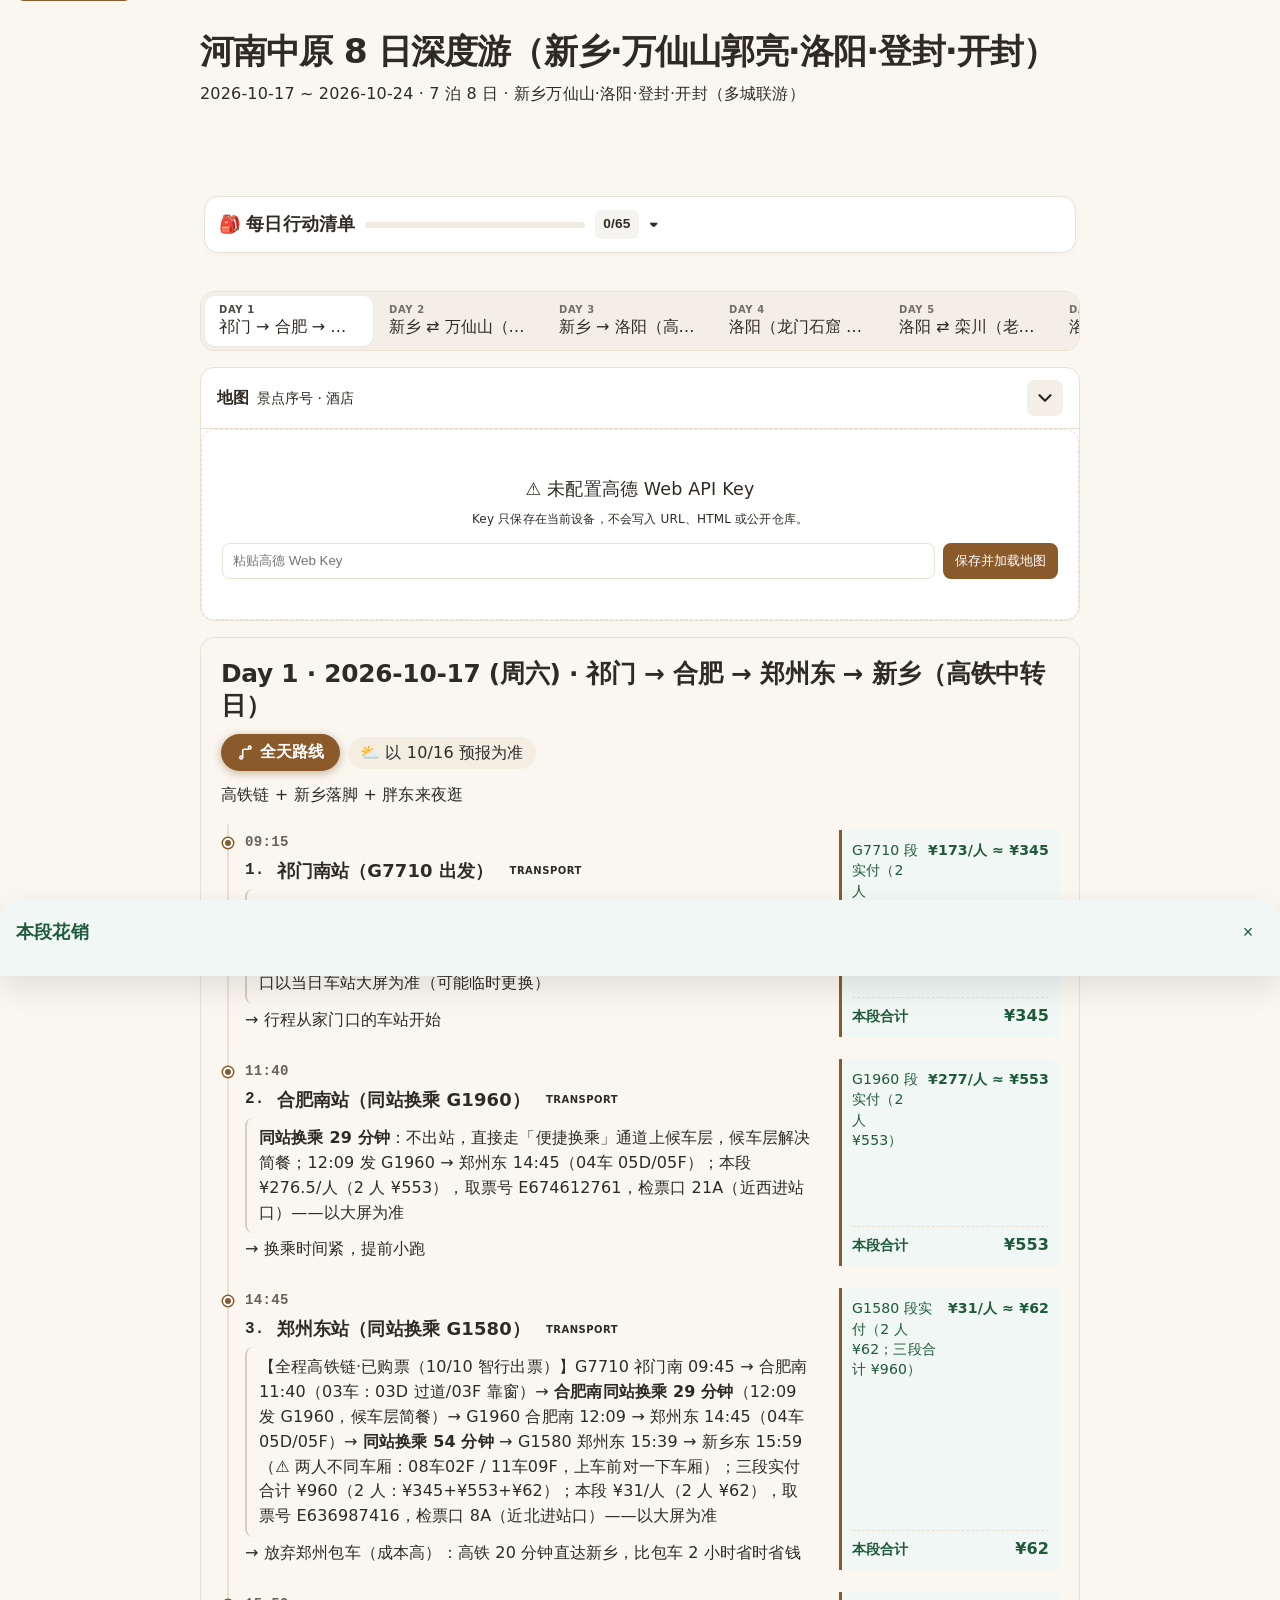
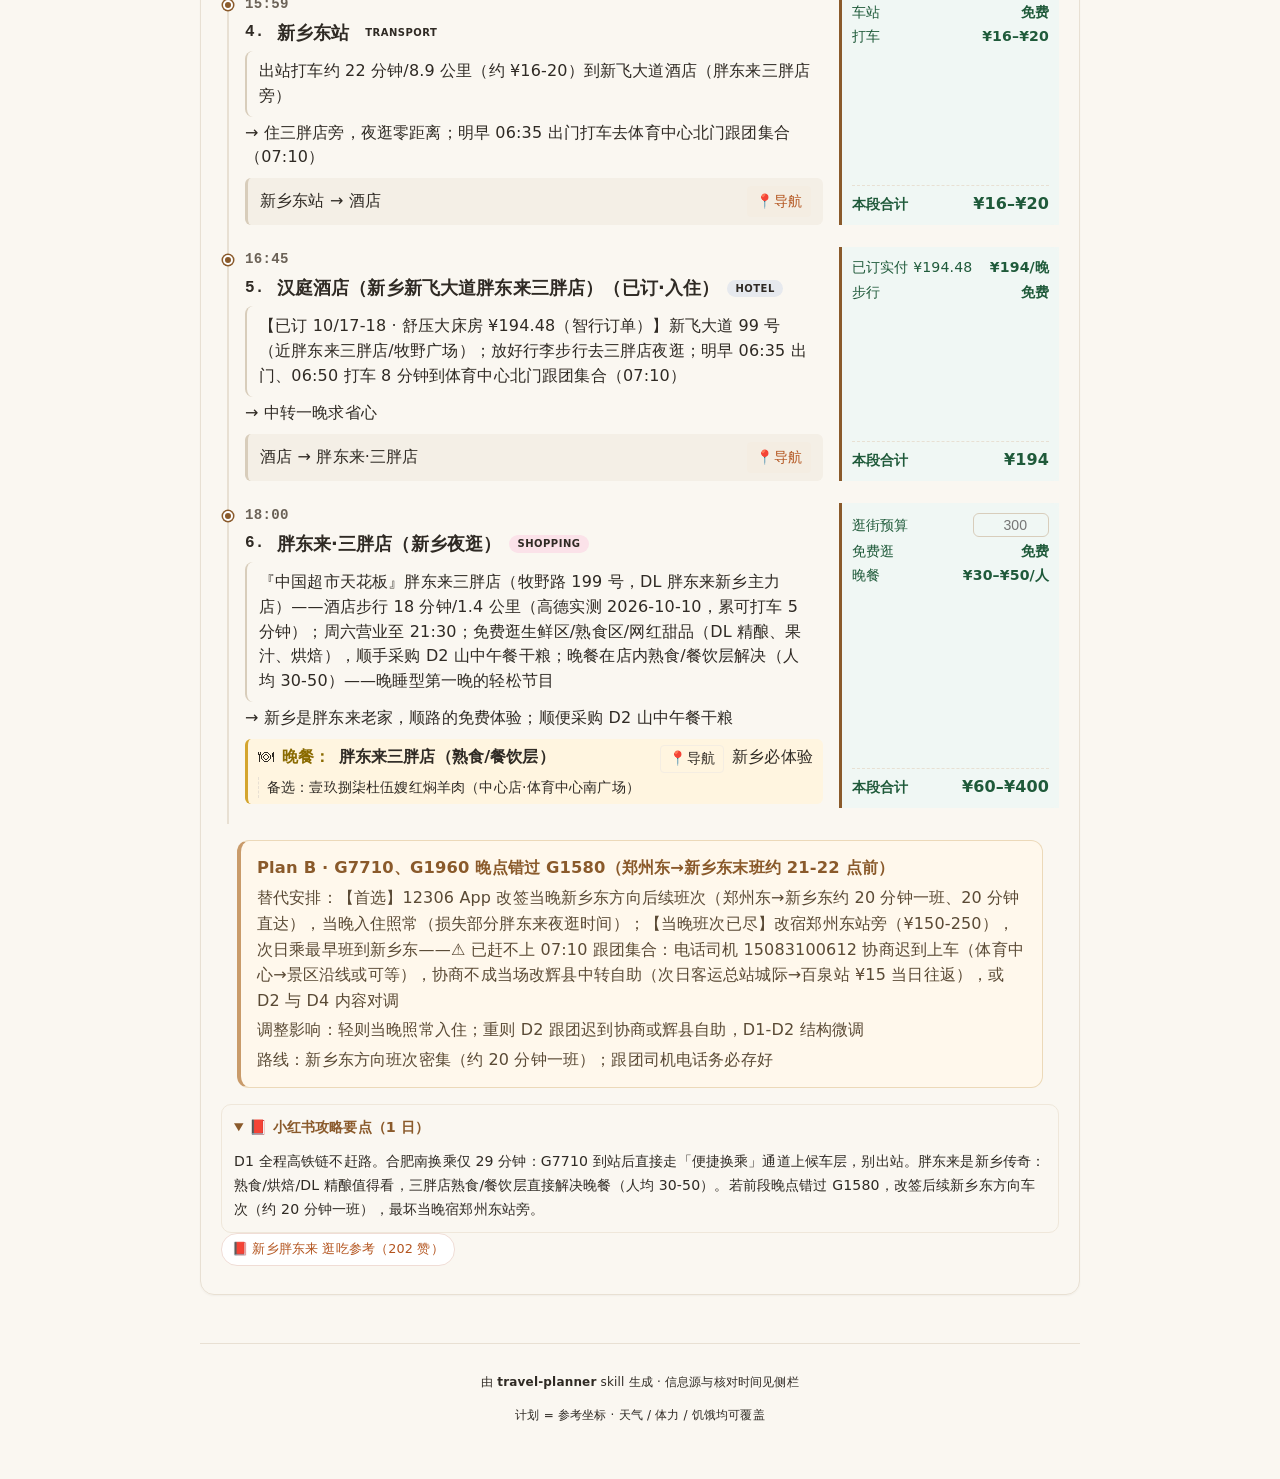
<file: 20261017-henan-1ade12d0/index.html>
<!doctype html>
<html lang="zh-CN">
<head>
<meta name="color-scheme" content="light">
  <meta charset="utf-8">
  <meta name="viewport" content="width=device-width, initial-scale=1, viewport-fit=cover">
  <title>河南中原 8 日深度游（新乡·万仙山郭亮·洛阳·登封·开封） · 2026-10-17 ~ 2026-10-24</title>
  <style>
    /* ===== 基础 ===== */
    *, *::before, *::after { box-sizing: border-box; }
    :root {
      /* 颜色（WCAG AA 校验过：accent 在浅底上对比度 4.7，深底 5.2） */
      --bg: #fafaf7;
      --bg-elevated: #ffffff;
      --bg-soft: #f4f2ec;
      --fg: #171717;
      --fg-muted: #595959;        /* 提深以保 AA 对比 */
      --fg-subtle: #8a8a87;
      --line: #e8e6e0;
      --line-strong: #d6d3cc;
      --accent: #c8421a;           /* 比原 #d4451b 深一档，AA 通过 */
      --accent-hover: #a83512;
      --accent-soft: #fbeee8;
      --shadow-sm: 0 1px 2px rgba(0,0,0,0.04);
      --shadow-md: 0 2px 8px rgba(0,0,0,0.06);
      --shadow-lg: 0 12px 32px rgba(0,0,0,0.10);
      --radius-sm: 8px;
      --radius: 14px;
      --radius-lg: 20px;
      /* 交通方式颜色 */
      --c-walk: #2d7a4a;
      --c-transit: #1f6feb;
      --c-drive: #c0392b;
      --c-bike: #e67e22;
      /* 间距栅格（4 / 8 基准） */
      --sp-1: 4px;
      --sp-2: 8px;
      --sp-3: 12px;
      --sp-4: 16px;
      --sp-5: 20px;
      --sp-6: 24px;
      --sp-8: 32px;
      --sp-10: 40px;
      /* 字号 scale（移动端 ≥16px 防 iOS 缩放） */
      --fs-xs: 12px;
      --fs-sm: 13px;
      --fs-base: 15px;     /* 桌面正文 */
      --fs-md: 16px;       /* 移动端正文下界 */
      --fs-lg: 18px;
      --fs-xl: 22px;
      --fs-2xl: 28px;
      --fs-3xl: 34px;
    }
    @media (prefers-color-scheme: dark) {
      :root {
        --bg: #0f1011;
        --bg-elevated: #1a1b1d;
        --bg-soft: #232427;
        --fg: #f2f2f0;
        --fg-muted: #b0b0ae;
        --fg-subtle: #7a7a78;
        --line: #2a2b2d;
        --line-strong: #3a3b3d;
        --accent: #ff7a55;
        --accent-hover: #ff9276;
        --accent-soft: #2a1f1a;
        --shadow-md: 0 2px 8px rgba(0,0,0,0.4);
        --shadow-lg: 0 12px 32px rgba(0,0,0,0.5);
        --c-walk: #4ca870;
        --c-transit: #5a96ff;
        --c-drive: #ff7560;
        --c-bike: #ffb05c;
      }
    }
    html, body { margin: 0; padding: 0; }
    body {
      font-family: "Inter", -apple-system, BlinkMacSystemFont, "PingFang SC", "Hiragino Sans GB", "Microsoft YaHei", "Segoe UI", system-ui, sans-serif;
      background: var(--bg);
      color: var(--fg);
      font-size: var(--fs-base);
      line-height: 1.55;
      -webkit-font-smoothing: antialiased;
      -moz-osx-font-smoothing: grayscale;
      text-rendering: optimizeLegibility;
    }
    .wrap {
      max-width: 920px;
      margin: 0 auto;
      padding: var(--sp-6) var(--sp-5) calc(var(--sp-10) + env(safe-area-inset-bottom, 0px));
    }

    /* ===== Skip Link（无障碍） ===== */
    .skip-link {
      position: absolute;
      top: -40px;
      left: 16px;
      background: var(--accent);
      color: white;
      padding: 8px 16px;
      border-radius: var(--radius-sm);
      text-decoration: none;
      font-size: 14px;
      z-index: 200;
      transition: top 0.2s;
    }
    .skip-link:focus { top: 16px; }

    /* ===== Validation Banner（v1.1.0 新增，代码级硬约束）===== */
    #validation-banner {
      margin: 0 0 var(--sp-4);
      padding: var(--sp-3) var(--sp-4);
      border-radius: var(--radius);
      font-size: var(--fs-sm);
      line-height: 1.5;
      display: none;
    }
    #validation-banner.show { display: block; }
    #validation-banner.banner-missing {
      background: #fef2f2;
      border: 1px solid #fca5a5;
      color: #991b1b;
    }
    @media (prefers-color-scheme: dark) {
      #validation-banner.banner-missing {
        background: #2a0e0e;
        border-color: #7f1d1d;
        color: #fecaca;
      }
    }
    #validation-banner.banner-warn {
      background: #fefce8;
      border: 1px solid #fde047;
      color: #854d0e;
    }
    @media (prefers-color-scheme: dark) {
      #validation-banner.banner-warn {
        background: #2a1f0a;
        border-color: #713f12;
        color: #fef08a;
      }
    }
    #validation-banner.banner-pass {
      background: #f0fdf4;
      border: 1px solid #86efac;
      color: #166534;
    }
    @media (prefers-color-scheme: dark) {
      #validation-banner.banner-pass {
        background: #0a2a14;
        border-color: #14532d;
        color: #bbf7d0;
      }
    }
    #validation-banner .vb-title {
      font-weight: 600;
      margin-bottom: var(--sp-1);
    }
    #validation-banner .vb-rules {
      font-size: var(--fs-xs);
      margin-top: var(--sp-2);
      font-family: ui-monospace, SFMono-Regular, Menlo, monospace;
    }
    #validation-banner .vb-rules li {
      list-style: none;
      padding: 2px 0;
    }
    #validation-banner .vr-phase {
      display: inline-block;
      font-size: var(--fs-xs);
      padding: 2px 8px;
      border-radius: 6px;
      background: var(--surface-2);
      margin-left: 6px;
      color: var(--fg-muted);
    }
    #validation-banner .vb-detail-btn {
      margin-top: var(--sp-2);
      font-size: var(--fs-xs);
      color: inherit;
      background: transparent;
      border: 1px solid currentColor;
      padding: 4px 10px;
      border-radius: 4px;
      cursor: pointer;
      font-family: inherit;
    }

    /* ===== Validation Report Section（页面底部折叠区）===== */
    details#validation-report-section {
      margin: var(--sp-8) 0 var(--sp-4);
      padding: var(--sp-4);
      background: var(--bg-soft);
      border-radius: var(--radius);
    }
    details#validation-report-section > summary {
      cursor: pointer;
      font-weight: 600;
      font-size: var(--fs-sm);
      color: var(--fg-muted);
      list-style: none;
    }
    details#validation-report-section > summary::before {
      content: "▸ ";
      display: inline-block;
      transition: transform 0.15s;
    }
    details#validation-report-section[open] > summary::before {
      content: "▾ ";
    }
    details#validation-report-section .vr-rule {
      display: grid;
      grid-template-columns: 36px 1fr;
      gap: var(--sp-2);
      padding: var(--sp-2) 0;
      border-top: 1px solid var(--line);
      font-size: var(--fs-sm);
    }
    details#validation-report-section .vr-rule:first-of-type {
      border-top: 0;
    }
    details#validation-report-section .vr-status {
      font-family: ui-monospace, SFMono-Regular, Menlo, monospace;
    }
    details#validation-report-section .vr-source {
      font-size: var(--fs-xs);
      color: var(--fg-subtle);
      margin-left: var(--sp-2);
    }
    details#validation-report-section .vr-source.script {
      color: #166534;
    }
    @media (prefers-color-scheme: dark) {
      details#validation-report-section .vr-source.script { color: #86efac; }
    }

    /* ===== Header ===== */
    header.hero {
      padding: var(--sp-2) 0 var(--sp-6);
      margin-bottom: var(--sp-6);
    }
    header.hero h1 {
      font-size: clamp(var(--fs-2xl), 5vw, var(--fs-3xl));
      line-height: 1.15;
      margin: 0 0 var(--sp-2);
      letter-spacing: -0.025em;
      font-weight: 700;
    }
    header.hero .meta {
      margin: 0 0 var(--sp-4);
      color: var(--fg-muted);
      font-size: var(--fs-sm);
      display: flex;
      flex-wrap: wrap;
      gap: var(--sp-2) var(--sp-3);
    }
    header.hero .summary {
      margin: 0;
      font-size: var(--fs-base);
      line-height: 1.6;
      color: var(--fg);
      background: var(--accent-soft);
      padding: var(--sp-4) var(--sp-5);
      border-radius: var(--radius);
      border-left: 3px solid var(--accent);
    }

    /* ===== Drawer 触发按钮（FAB 风格，移动端触控 ≥44px） ===== */
    .drawer-toggle {
      position: fixed;
      top: calc(var(--sp-5) + env(safe-area-inset-top, 0px));
      right: var(--sp-5);
      z-index: 90;
      display: inline-flex;
      align-items: center;
      gap: var(--sp-2);
      /* 保证触控目标 ≥ 44px */
      min-height: 44px;
      padding: 10px 18px 10px 14px;
      background: var(--bg-elevated);
      color: var(--fg);
      border: 1px solid var(--line);
      border-radius: 100px;
      box-shadow: var(--shadow-md);
      cursor: pointer;
      font-family: inherit;
      font-size: var(--fs-sm);
      font-weight: 500;
      transition: all 0.2s ease;
      user-select: none;
      -webkit-tap-highlight-color: transparent;
    }
    .drawer-toggle:hover {
      border-color: var(--accent);
      background: var(--accent-soft);
      transform: translateY(-1px);
      box-shadow: var(--shadow-lg);
    }
    .drawer-toggle:focus-visible {
      outline: 2px solid var(--accent);
      outline-offset: 2px;
    }
    .drawer-toggle:active { transform: translateY(0); }
    .drawer-toggle svg { width: 18px; height: 18px; flex-shrink: 0; }
    .drawer-toggle .badge {
      background: var(--accent);
      color: white;
      font-size: 10px;
      font-weight: 700;
      padding: 1px 7px;
      border-radius: 10px;
      min-width: 18px;
      text-align: center;
    }
    @media (max-width: 480px) {
      .drawer-toggle {
        top: calc(var(--sp-4) + env(safe-area-inset-top, 0px));
        right: var(--sp-4);
      }
      .drawer-toggle .label { display: none; }
    }

    /* ===== Drawer Backdrop ===== */
    .drawer-backdrop {
      position: fixed;
      inset: 0;
      background: rgba(0, 0, 0, 0.4);
      backdrop-filter: blur(2px);
      -webkit-backdrop-filter: blur(2px);
      opacity: 0;
      pointer-events: none;
      transition: opacity 0.25s ease;
      z-index: 99;
    }
    .drawer-backdrop.open {
      opacity: 1;
      pointer-events: auto;
    }

    /* ===== Drawer 抽屉 ===== */
    .drawer {
      position: fixed;
      top: 0;
      right: 0;
      width: min(420px, 90vw);
      height: 100vh;
      height: 100dvh;
      background: var(--bg);
      border-left: 1px solid var(--line);
      box-shadow: var(--shadow-lg);
      transform: translateX(100%);
      transition: transform 0.3s cubic-bezier(0.4, 0, 0.2, 1);
      z-index: 100;
      display: flex;
      flex-direction: column;
      overflow: hidden;
    }
    .drawer.open { transform: translateX(0); }
    @media (min-width: 900px) {
      .drawer-toggle { display: inline-flex !important; }   /* 让用户在 desktop 也能控制 drawer */
      .drawer { transform: translateX(100%); }              /* desktop 默认隐藏 */
      .drawer.open, .drawer.expanded {
        transform: translateX(0);
        width: 360px;
        box-shadow: var(--shadow-lg);                        /* 改：drawer 浮在右侧，wrap 不被挤压；阴影视觉分隔 */
      }
      .drawer.expanded .drawer-close { display: inline-flex; }   /* desktop expanded 也显示 close 按钮（toggle 被 drawer 遮挡时作为关闭入口）*/
      .drawer.open .drawer-close { display: inline-flex; }  /* mobile-style close works */
      /* 改：drawer 浮在右侧，wrap 不被挤压（不设 margin-right） */
    }
    .drawer-header {
      display: flex;
      justify-content: space-between;
      align-items: center;
      padding: calc(var(--sp-5) + env(safe-area-inset-top, 0px)) var(--sp-5) var(--sp-4);
      border-bottom: 1px solid var(--line);
      flex-shrink: 0;
      background: var(--bg-elevated);
    }
    .drawer-header h2 {
      margin: 0;
      font-size: var(--fs-md);
      font-weight: 600;
    }
    .drawer-close {
      background: transparent;
      border: none;
      /* 触控 ≥44px */
      min-width: 44px;
      min-height: 44px;
      padding: var(--sp-2);
      border-radius: var(--radius-sm);
      cursor: pointer;
      color: var(--fg-muted);
      display: inline-flex;
      align-items: center;
      justify-content: center;
      transition: all 0.15s ease;
      font-family: inherit;
      -webkit-tap-highlight-color: transparent;
    }
    .drawer-close:hover {
      background: var(--bg-soft);
      color: var(--fg);
    }
    .drawer-close:focus-visible {
      outline: 2px solid var(--accent);
      outline-offset: 2px;
    }
    .drawer-close svg { width: 20px; height: 20px; }
    .drawer-body {
      flex: 1;
      overflow-y: auto;
      padding: var(--sp-5);
      scrollbar-width: thin;
      -webkit-overflow-scrolling: touch;
    }
    .drawer-body::-webkit-scrollbar { width: 6px; }
    .drawer-body::-webkit-scrollbar-thumb { background: var(--line); border-radius: 3px; }
    .drawer-body section { margin-bottom: var(--sp-6); }
    .drawer-body section:last-child { margin-bottom: 0; }
    .drawer-body h3 {
      margin: 0 0 var(--sp-3);
      font-size: 11px;
      font-weight: 600;
      letter-spacing: 0.08em;
      text-transform: uppercase;
      color: var(--fg-subtle);
      display: flex;
      align-items: center;
      gap: var(--sp-2);
    }
    .drawer-body h3 svg { width: 14px; height: 14px; }
    .drawer-body h3 .count {
      margin-left: auto;
      background: var(--bg-soft);
      color: var(--fg-muted);
      padding: 2px 8px;
      border-radius: 10px;
      font-size: 10px;
      font-weight: 500;
      letter-spacing: 0;
      text-transform: none;
    }

    /* ===== Hotel card ===== */
    .drawer .hotel-card {
      background: var(--bg-elevated);
      border: 1px solid var(--line);
      border-radius: var(--radius);
      padding: var(--sp-4);
    }
    .drawer .hotel-card h4 { margin: 0 0 4px; font-size: var(--fs-md); font-weight: 600; }
    .drawer .hotel-card .address { margin: 0 0 var(--sp-2); color: var(--fg-muted); font-size: var(--fs-xs); }
    .drawer .hotel-card .why { margin: 0 0 var(--sp-3); font-size: var(--fs-sm); line-height: 1.6; }
    .drawer .hotel-commute { margin-top: var(--sp-3); padding-top: var(--sp-3); border-top: 1px dashed var(--line); }
    .drawer .hotel-commute summary { cursor: pointer; font-size: var(--fs-xs); color: var(--fg-muted); user-select: none; min-height: 36px; display: inline-flex; align-items: center; padding: 4px 0; }
    .drawer .hotel-commute ul { margin: var(--sp-2) 0 0; padding-left: 18px; font-size: var(--fs-xs); color: var(--fg-muted); }

    /* ===== Drawer links（移动端触控 ≥44px） ===== */
    .drawer .links { display: flex; gap: var(--sp-2); flex-wrap: wrap; }
    .drawer .links a {
      font-size: var(--fs-xs);
      min-height: 36px;
      padding: 8px 14px;
      display: inline-flex;
      align-items: center;
      border: 1px solid var(--line);
      border-radius: 100px;
      text-decoration: none;
      color: var(--fg);
      background: var(--bg);
      transition: all 0.15s ease;
    }
    .drawer .links a:hover {
      background: var(--accent);
      color: white;
      border-color: var(--accent);
    }
    .drawer .links a:focus-visible {
      outline: 2px solid var(--accent);
      outline-offset: 2px;
    }

    /* ===== Drawer 列表（prebook / hotel commute 等） ===== */
    .drawer-list { list-style: none; padding: 0; margin: 0; }
    .drawer-list li {
      padding: var(--sp-3) 0;
      border-bottom: 1px solid var(--line);
    }
    .drawer-list li:last-child { border-bottom: none; }
    .drawer-list .item-title {
      display: block;
      font-weight: 600;
      font-size: var(--fs-sm);
      margin-bottom: 2px;
    }
    .drawer-list .item-title a {
      color: var(--fg);
      text-decoration: none;
    }
    .drawer-list .item-title a:hover {
      color: var(--accent);
      text-decoration: underline;
    }
    .drawer-list .item-deadline {
      color: var(--accent);
      font-size: var(--fs-xs);
      margin-left: var(--sp-2);
      font-weight: 500;
    }
    .drawer-list .item-meta {
      display: block;
      color: var(--fg-muted);
      font-size: var(--fs-xs);
      line-height: 1.5;
      margin-top: 2px;
    }
    .drawer-list .item-cta {
      color: var(--accent);
      font-weight: 500;
    }
    .item-badges {
      display: flex;
      flex-wrap: wrap;
      gap: 4px;
      margin-top: 4px;
    }
    .item-badge {
      display: inline-flex;
      align-items: center;
      padding: 2px 7px;
      border-radius: 999px;
      background: var(--accent-soft);
      color: var(--accent);
      font-size: 10px;
      font-weight: 700;
    }
    .item-badge.warning { background: #fff4db; color: #8a5500; }
    .item-badge.critical { background: #feeceb; color: #a42821; }
    .decision-card {
      margin: var(--sp-4);
      padding: var(--sp-4);
      border: 1px solid #d8c8a3;
      border-radius: var(--radius);
      background: #fffaf0;
      color: var(--fg);
      font-size: var(--fs-sm);
      line-height: 1.6;
    }
    .decision-card strong { color: #745117; }
    .decision-card p { margin: 4px 0 0; }
    .safety-card {
      margin: var(--sp-3) var(--sp-4) var(--sp-4);
      padding: var(--sp-3) var(--sp-4);
      border-left: 3px solid #b54a40;
      background: #fff7f6;
      border-radius: 0 var(--radius-sm) var(--radius-sm) 0;
      font-size: var(--fs-sm);
      line-height: 1.6;
    }

    /* ===== Weather card ===== */
    .weather-card {
      background: var(--accent-soft);
      border: 1px solid var(--line);
      border-radius: var(--radius);
      padding: var(--sp-3) var(--sp-4);
      font-size: var(--fs-sm);
      line-height: 1.6;
      color: var(--fg);
    }

    /* ===== Tabs：分段控件（移动端可横向滚动、sticky 吸顶） ===== */
    .tabs {
      display: flex;
      gap: 2px;
      overflow-x: auto;
      padding: var(--sp-1);
      scrollbar-width: thin;
      -webkit-overflow-scrolling: touch;
      margin-bottom: var(--sp-4);
      background: var(--bg-soft);
      border: 1px solid var(--line);
      border-radius: var(--radius);
      /* sticky 吸顶：滚动时贴在 hero 下方 */
      position: sticky;
      top: calc(var(--sp-2) + env(safe-area-inset-top, 0px));
      z-index: 50;
      backdrop-filter: blur(8px);
      -webkit-backdrop-filter: blur(8px);
    }
    .tabs::-webkit-scrollbar { height: 0; }
    .tab {
      flex-shrink: 0;
      /* 触控 ≥44px */
      min-height: 44px;
      padding: 8px 14px;
      border: none;
      background: transparent;
      border-radius: calc(var(--radius) - 4px);
      cursor: pointer;
      text-align: center;
      transition: all 0.15s ease;
      font-family: inherit;
      color: var(--fg-muted);
      min-width: 96px;
      display: flex;
      flex-direction: column;
      justify-content: center;
      gap: 2px;
      -webkit-tap-highlight-color: transparent;
    }
    .tab:hover {
      color: var(--fg);
    }
    .tab:focus-visible {
      outline: 2px solid var(--accent);
      outline-offset: -2px;
    }
    .tab.active {
      background: var(--bg-elevated);
      color: var(--fg);
      box-shadow: var(--shadow-sm);
      font-weight: 500;
    }
    .tab .tab-day {
      display: block;
      font-size: 10px;
      font-weight: 600;
      letter-spacing: 0.06em;
      text-transform: uppercase;
      opacity: 0.65;
    }
    .tab .tab-region {
      display: block;
      font-size: var(--fs-sm);
      font-weight: 500;
      white-space: nowrap;
      overflow: hidden;
      text-overflow: ellipsis;
      max-width: 140px;
    }
    .tab.active .tab-day { opacity: 0.85; color: var(--accent); }

    /* ===== Map ===== */
    .map-section {
      margin-bottom: var(--sp-4);
      border: 1px solid var(--line);
      border-radius: var(--radius);
      background: var(--bg-elevated);
      overflow: hidden;
    }
    .map-section-toggle {
      display: flex;
      align-items: center;
      gap: var(--sp-2);
      width: 100%;
      padding: var(--sp-3) var(--sp-4);
      border: none;
      background: transparent;
      cursor: pointer;
      font: inherit;
      color: var(--fg);
      min-height: 44px;
      text-align: left;
    }
    .map-section-toggle:hover { background: var(--bg-soft); }
    .map-section-toggle:focus-visible {
      outline: 2px solid var(--accent);
      outline-offset: -2px;
    }
    .map-section-title {
      font-size: var(--fs-sm);
      font-weight: 600;
    }
    .map-section-hint {
      font-size: var(--fs-xs);
      color: var(--fg-muted);
    }
    .map-section-chevron {
      margin-left: auto;
      display: inline-flex;
      align-items: center;
      justify-content: center;
      width: 36px;
      height: 36px;
      border-radius: 8px;
      color: var(--fg-muted);
      background: var(--bg-soft);
      flex-shrink: 0;
      transition: transform 0.35s cubic-bezier(0.4, 0, 0.2, 1), background 0.2s, color 0.2s;
    }
    .map-section-toggle:hover .map-section-chevron {
      color: var(--accent);
      background: var(--accent-soft);
    }
    .map-section-chevron svg {
      width: 22px;
      height: 22px;
      display: block;
    }
    .map-section.is-collapsed .map-section-chevron {
      transform: rotate(180deg);
    }
    .map-panel {
      display: grid;
      grid-template-rows: 1fr;
      transition: grid-template-rows 0.35s cubic-bezier(0.4, 0, 0.2, 1);
      border-top: 1px solid var(--line);
    }
    .map-section.is-collapsed .map-panel {
      grid-template-rows: 0fr;
      border-top-color: transparent;
    }
    .map-panel-inner {
      overflow: hidden;
      min-height: 0;
    }
    #map {
      width: 100%;
      height: 460px;
      border: none;
      border-radius: 0;
      overflow: hidden;
      touch-action: pan-x pan-y;
    }
    @media (max-width: 600px) {
      #map { height: 320px; }
    }
    .map-fallback {
      padding: 40px 20px;
      text-align: center;
      background: var(--bg-elevated);
      border: 1px dashed var(--line);
      border-radius: var(--radius);
      color: var(--fg-muted);
    }
    .map-fallback p { margin: 4px 0; }
    .map-fallback .hint { font-size: 12px; }
    .map-key-form { display: flex; gap: 8px; margin-top: 12px; }
    .map-key-form input {
      min-width: 0;
      flex: 1;
      padding: 9px 10px;
      border: 1px solid var(--line);
      border-radius: 8px;
      background: var(--paper);
      color: var(--ink);
    }
    .map-key-form button {
      border: 0;
      border-radius: 8px;
      padding: 9px 12px;
      background: var(--accent);
      color: #fff;
      cursor: pointer;
    }

    /* ===== Day Card ===== */
    .day-card {
      background: var(--bg-elevated);
      border: 1px solid var(--line);
      border-radius: var(--radius);
      padding: var(--sp-5) var(--sp-5) var(--sp-4);
      box-shadow: var(--shadow-sm);
      margin-top: var(--sp-4);
    }
    .day-card > header {
      display: flex;
      justify-content: space-between;
      align-items: flex-start;
      gap: var(--sp-3);
      margin-bottom: var(--sp-3);
      flex-wrap: wrap;
    }
    .day-card > header h3 {
      margin: 0;
      font-size: var(--fs-xl);
      line-height: 1.3;
      font-weight: 600;
      letter-spacing: -0.01em;
    }
    .day-card > header .day-header-actions {
      display: flex;
      align-items: center;
      gap: var(--sp-2);
      flex-wrap: wrap;
    }
    .day-card > header .day-route-btn {
      display: inline-flex;
      align-items: center;
      justify-content: center;
      gap: 6px;
      font-size: var(--fs-sm);
      color: #fff;
      background: var(--accent);
      border: none;
      padding: 8px 16px;
      border-radius: 100px;
      white-space: nowrap;
      font-weight: 600;
      cursor: pointer;
      line-height: 1.3;
      box-shadow: 0 2px 10px color-mix(in srgb, var(--accent) 45%, transparent);
      transition: background 0.2s ease, transform 0.15s ease, box-shadow 0.2s ease;
      -webkit-tap-highlight-color: transparent;
    }
    .day-card > header .day-route-btn svg {
      width: 17px;
      height: 17px;
      flex-shrink: 0;
    }
    .day-card > header .day-route-btn:hover {
      background: var(--accent-hover);
      transform: translateY(-1px);
      box-shadow: var(--shadow-md);
    }
    .day-card > header .day-route-btn:active {
      transform: translateY(0);
    }
    .day-card > header .day-route-btn:focus-visible {
      outline: 2px solid var(--accent);
      outline-offset: 2px;
    }
    @media (max-width: 600px) {
      .day-card > header .day-header-actions {
        width: 100%;
      }
      .day-card > header .day-route-btn {
        flex: 1;
        padding: 10px 16px;
        font-size: var(--fs-md);
      }
    }
    .day-card > header .weather {
      font-size: var(--fs-xs);
      color: var(--accent);
      background: var(--accent-soft);
      padding: 4px 12px;
      border-radius: 100px;
      /* 长天气提示（如 D2/D5 30+ 字）在窄屏 nowrap 会撑破卡片叠压相邻元素——允许换行 */
      white-space: normal;
      line-height: 1.5;
      max-width: 100%;
      overflow-wrap: anywhere;
      font-weight: 500;
    }
    .day-card .theme {
      font-size: var(--fs-sm);
      color: var(--fg-muted);
      margin: 0 0 var(--sp-4);
      line-height: 1.55;
    }

    /* ===== Timeline ===== */
    ol.timeline {
      list-style: none;
      padding: 0;
      margin: 0;
      border-left: 2px solid var(--line);
      margin-left: 6px;
    }
    ol.timeline li.time-block {
      position: relative;
      padding: 6px 0 var(--sp-4) var(--sp-4);
    }
    ol.timeline li.time-block::before {
      content: "";
      position: absolute;
      left: -6px;
      top: 14px;
      width: 10px;
      height: 10px;
      border-radius: 50%;
      background: var(--accent);
      border: 2px solid var(--bg-elevated);
      box-shadow: 0 0 0 1.5px var(--accent);
    }
    ol.timeline time {
      font-family: ui-monospace, SFMono-Regular, Menlo, monospace;
      font-size: var(--fs-xs);
      color: var(--fg-muted);
      font-weight: 600;
      letter-spacing: 0.02em;
    }
    ol.timeline .slot-num {
      font-family: ui-monospace, SFMono-Regular, Menlo, monospace;
      font-size: var(--fs-sm);
      font-weight: 700;
      color: var(--accent);
      margin-right: 0.25em;
    }
    .drawer .hotel-card .hotel-emoji {
      display: inline-block;
      font-size: 22px;
      margin-right: 4px;
      vertical-align: -3px;
    }
    .place h4 {
      margin: 4px 0 6px;
      font-size: var(--fs-md);
      font-weight: 600;
      line-height: 1.35;
      display: flex;
      align-items: center;
      gap: var(--sp-2);
      flex-wrap: wrap;
    }
    .place .cat {
      font-size: 10px;
      font-weight: 600;
      padding: 2px 8px;
      border-radius: 100px;
      background: var(--accent-soft);
      color: var(--accent);
      text-transform: uppercase;
      letter-spacing: 0.05em;
    }
    .place .cat.food { background: #fff5e0; color: #8a4d00; }
    .place .cat.scenery { background: #e2efe7; color: #1f5a3a; }
    .place .cat.culture { background: #ede4f5; color: #4f2a82; }
    .place .cat.shopping { background: #fbe2e9; color: #96223f; }
    .place .cat.hotel { background: #e6e9ee; color: #3a4150; }
    .place .cat.transport { background: #dde7f0; color: #1e4a72; }
    .place .weather-sensitive {
      display: inline-block;
      font-size: 10px;
      font-weight: 500;
      color: #8a5a00;
      background: #fdf3da;
      padding: 2px 8px;
      border-radius: 100px;
      margin-left: 4px;
    }
    .place p {
      margin: 4px 0;
      font-size: var(--fs-base);
      line-height: 1.55;
    }
    .place .why { color: var(--fg-muted); font-size: var(--fs-sm); line-height: 1.55; }
    .place .note {
      background: var(--bg-soft);
      padding: var(--sp-2) var(--sp-3);
      border-radius: var(--radius-sm);
      font-size: var(--fs-sm);
      line-height: 1.55;
      border-left: 2px solid var(--line-strong);
    }

    /* ===== Next-leg & meal-leg inside POI card（v2.0.0 融合时间轴）===== */
    ol.timeline li.hotel-leg-block .time-block-main { padding-top: 4px; }
    ol.timeline li.time-block .next-leg {
      display: flex;
      align-items: center;
      gap: var(--sp-2);
      margin-top: var(--sp-2);
      padding: 8px 12px;
      background: var(--bg-soft);
      border-radius: 6px;
      font-size: var(--fs-sm);
      color: var(--fg);
      border-left: 3px solid var(--line-strong);
      flex-wrap: wrap;
    }
    ol.timeline li.time-block .next-leg .next-leg-route {
      flex: 1 1 auto;
      min-width: 0;
      font-weight: 500;
      letter-spacing: 0.01em;
    }
    ol.timeline li.time-block .next-leg .next-leg-nav {
      font-size: var(--fs-xs);
      color: var(--accent);
      text-decoration: none;
      font-weight: 500;
      padding: 2px 8px;
      border: 1px solid var(--accent-soft);
      border-radius: 4px;
      background: var(--accent-soft);
      margin-left: var(--sp-1);
    }
    ol.timeline li.time-block .next-leg .next-leg-nav:hover { text-decoration: underline; }

    ol.timeline li.time-block .meal-leg {
      display: flex;
      flex-wrap: wrap;
      align-items: baseline;
      gap: var(--sp-1) var(--sp-2);
      margin-top: var(--sp-2);
      padding: 6px 10px;
      background: #fff5e0;
      border-left: 3px solid #8a4d00;
      border-radius: 6px;
      font-size: var(--fs-sm);
      color: #5a3a00;
    }
    ol.timeline li.time-block .meal-leg .meal-leg-icon { flex-shrink: 0; }
    ol.timeline li.time-block .meal-leg .meal-leg-label {
      font-weight: 600;
      color: #5a3a00;
    }
    ol.timeline li.time-block .meal-leg .meal-leg-name {
      font-weight: 600;
      color: var(--fg);
    }
    ol.timeline li.time-block .meal-leg .meal-leg-why {
      color: var(--fg-muted);
    }
    ol.timeline li.time-block .meal-leg .meal-leg-alt {
      color: var(--fg-muted);
      font-size: var(--fs-xs);
      padding-left: var(--sp-2);
      border-left: 1px dashed var(--line);
    }
    ol.timeline li.time-block .meal-leg .meal-nav {
      margin-left: auto;
      flex-shrink: 0;
      align-self: center;
      font-size: var(--fs-xs);
      color: var(--accent);
      text-decoration: none;
      font-weight: 500;
      padding: 2px 8px;
      border: 1px solid var(--accent-soft);
      border-radius: 4px;
      background: var(--accent-soft);
    }
    @media (prefers-color-scheme: dark) {
      ol.timeline li.time-block .meal-leg {
        background: #2a1f0a;
        color: #fef08a;
        border-left-color: #d4a52e;
      }
      ol.timeline li.time-block .meal-leg .meal-leg-label { color: #fef08a; }
      ol.timeline li.time-block .meal-leg .meal-leg-name { color: #fef3c7; }
    }

    /* ===== 段花销批注（v2.2.0） ===== */
    .time-block-grid {
      display: grid;
      grid-template-columns: 1fr 220px;
      gap: 16px;
      align-items: stretch;
    }
    .time-block-main { min-width: 0; }
    .time-row {
      display: flex;
      align-items: center;
      justify-content: space-between;
      gap: var(--sp-2);
    }
    .cost-margin {
      display: flex;
      flex-direction: column;
      min-height: 100%;
    }
    .cost-margin-card {
      flex: 1;
      display: flex;
      flex-direction: column;
      background: var(--bg-soft);
      border-left: 3px solid var(--accent);
      border-radius: 0 var(--radius-sm) var(--radius-sm) 0;
      padding: 8px 10px;
      font-size: var(--fs-xs);
      line-height: 1.45;
      min-height: 100%;
    }
    .cost-line {
      display: flex;
      justify-content: space-between;
      align-items: baseline;
      gap: 8px;
      padding: 2px 0;
    }
    .cost-line-label {
      color: var(--fg-muted);
      flex: 1;
      min-width: 0;
    }
    .cost-line-amount {
      font-weight: 600;
      color: #1f5a3a;
      white-space: nowrap;
      font-size: var(--fs-xs);
    }
    .cost-line-total {
      border-top: 1px dashed var(--line);
      margin-top: auto;
      padding-top: 6px;
      font-weight: 700;
    }
    .cost-line-total .cost-line-amount { font-size: var(--fs-sm); }
    .cost-line-missing .cost-line-amount { color: #b91c1c; font-weight: 500; }
    .cost-user-input {
      width: 76px;
      padding: 3px 6px;
      font-size: var(--fs-xs);
      border: 1px solid var(--line-strong);
      border-radius: 6px;
      background: var(--bg-elevated);
      text-align: right;
    }
    .cost-pill {
      display: none;
      align-items: center;
      flex-shrink: 0;
      padding: 2px 10px;
      border: 1px solid #c5e0d4;
      border-radius: 100px;
      background: #f0f7f4;
      color: #1f5a3a;
      font-size: 11px;
      font-weight: 700;
      cursor: pointer;
      font-family: inherit;
    }
    .cost-pill:hover { background: #e2f0ea; }
    .cost-margin-toggle {
      display: none;
      width: 100%;
      align-items: center;
      justify-content: space-between;
      gap: 8px;
      padding: 8px 12px;
      margin-top: var(--sp-2);
      border: 1px solid var(--line);
      border-radius: var(--radius-sm);
      background: var(--bg-soft);
      font-size: var(--fs-xs);
      font-weight: 600;
      color: var(--fg);
      cursor: pointer;
      font-family: inherit;
    }
    .cost-margin-toggle .toggle-chevron { transition: transform 0.2s; }
    .cost-margin.is-expanded .toggle-chevron { transform: rotate(180deg); }
    .cost-sheet-backdrop {
      position: fixed;
      inset: 0;
      background: rgba(0,0,0,0.4);
      z-index: 200;
      opacity: 0;
      pointer-events: none;
      transition: opacity 0.2s;
    }
    .cost-sheet-backdrop.open {
      opacity: 1;
      pointer-events: auto;
    }
    .cost-sheet {
      position: fixed;
      left: 0;
      right: 0;
      bottom: 0;
      z-index: 201;
      max-height: 70vh;
      background: var(--bg-elevated);
      border-radius: var(--radius-lg) var(--radius-lg) 0 0;
      box-shadow: var(--shadow-lg);
      transform: translateY(100%);
      transition: transform 0.25s ease;
      padding: var(--sp-4) var(--sp-4) calc(var(--sp-4) + env(safe-area-inset-bottom, 0px));
      overflow-y: auto;
    }
    .cost-sheet.open { transform: translateY(0); }
    .cost-sheet-header {
      display: flex;
      justify-content: space-between;
      align-items: center;
      margin-bottom: var(--sp-3);
    }
    .cost-sheet-header h3 {
      margin: 0;
      font-size: var(--fs-md);
    }
    .cost-sheet-close {
      border: none;
      background: var(--bg-soft);
      border-radius: 100px;
      width: 32px;
      height: 32px;
      cursor: pointer;
      font-size: 18px;
      line-height: 1;
    }
    @media (prefers-color-scheme: dark) {
      .cost-line-amount { color: #86efac; }
      .cost-pill { background: #1a2e24; border-color: #2d5a45; color: #86efac; }
    }
    @media (max-width: 899px) {
      .time-block-grid { grid-template-columns: 1fr; gap: 0; align-items: start; }
      .cost-margin { grid-column: 1 / -1; min-height: 0; }
      .cost-margin-toggle { display: flex; }
      .cost-margin-card {
        flex: none;
        min-height: 0;
        border-left: none;
        border-top: 3px solid var(--accent);
        border-radius: var(--radius-sm);
        margin-top: 0;
      }
      .cost-line-total { margin-top: 4px; }
      .cost-margin:not(.is-expanded) .cost-margin-card { display: none; }
    }
    @media (max-width: 599px) {
      .cost-margin { display: none; }
      .cost-pill { display: inline-flex; }
    }

    /* ===== 抽屉花销汇总 ===== */
    .budget-card {
      background: var(--bg-elevated);
      border: 1px solid var(--line);
      border-radius: var(--radius);
      padding: var(--sp-3) var(--sp-4);
      font-size: var(--fs-sm);
    }
    .budget-card .budget-total-line {
      font-weight: 700;
      font-size: var(--fs-md);
      margin-bottom: var(--sp-2);
    }
    .budget-card .budget-row {
      display: flex;
      justify-content: space-between;
      gap: var(--sp-2);
      padding: 4px 0;
      border-bottom: 1px dashed var(--line);
      font-size: var(--fs-xs);
    }
    .budget-card .budget-row:last-child { border-bottom: none; }
    .budget-card .budget-disclaimer {
      margin-top: var(--sp-2);
      font-size: 11px;
      color: var(--fg-muted);
    }
    .budget-card.budget-fallback { border-color: #fbbf24; }

    /* ===== Footer ===== */
    footer.bottom {
      margin-top: 48px;
      padding-top: 16px;
      border-top: 1px solid var(--line);
      font-size: 12px;
      color: var(--fg-subtle);
      text-align: center;
    }
    footer.bottom a { color: var(--fg-subtle); }

    /* ===== 移动端综合断点 ===== */
    @media (max-width: 600px) {
      .wrap {
        padding: var(--sp-4) var(--sp-4) calc(var(--sp-10) + env(safe-area-inset-bottom, 0px));
      }
      header.hero { padding: 0 0 var(--sp-4); margin-bottom: var(--sp-4); }
      .day-card { padding: var(--sp-4) var(--sp-4) var(--sp-3); }
      .day-card > header h3 { font-size: var(--fs-lg); }
      ol.timeline li.time-block { padding: 4px 0 var(--sp-3) var(--sp-4); }
      .place h4 { font-size: 15px; }
      .tabs { top: var(--sp-2); }
    }

    /* ===== 减少动效（无障碍） ===== */
    @media (prefers-reduced-motion: reduce) {
      *, *::before, *::after {
        animation-duration: 0.01ms !important;
        animation-iteration-count: 1 !important;
        transition-duration: 0.01ms !important;
        scroll-behavior: auto !important;
      }
    }

    /* ===== 打印 ===== */
    @media print {
      .drawer, .drawer-toggle, .drawer-backdrop { display: none !important; }
      .tabs { display: none; }
      .day-card { page-break-after: always; }
      #map { display: none; }
    }
  </style>
<style id="zx-light">
/* ===== 亮色系 · 适老化覆盖层（Kimi 风格：奶油底/白卡/棕橙点缀） ===== */
:root{
  color-scheme: light;
  --bg:#faf7f1; --bg-soft:#f4efe6; --bg-elevated:#ffffff;
  --fg:#2f2a24; --fg-muted:#6b6257; --fg-subtle:#8d8478;
  --line:#e8e0d3; --line-strong:#d8cdbb;
  --fs-xs:0.88rem; --fs-sm:1.0rem; --fs-base:17.5px; --fs-md:1.12rem;
  --fs-lg:1.32rem; --fs-xl:1.55rem; --fs-2xl:1.85rem; --fs-3xl:2.15rem;
}
html{ color-scheme: light; background:#faf7f1; }
body{ background:#faf7f1 !important; color:#2f2a24 !important;
      font-size:var(--fs-base) !important; line-height:1.78 !important; }
main,article,section,div{ letter-spacing:.01em; }

/* 高对比修复：Plan B 决策卡（原深棕底黄字） */
.decision-card{
  background:#fff8ec !important;
  border:1px solid #ecd9b9 !important;
  border-left:5px solid #c99b6a !important;
  color:#4a3a28 !important;
  border-radius:12px !important;
  padding:14px 16px !important;
  font-size:1.0rem !important;
}
.decision-card strong{ color:#8a5a2b !important; font-size:1.02rem !important; }
.decision-card p{ color:#5a4a35 !important; }

/* 安全提醒卡：亮琥珀 */
.safety-card{
  background:#fff4f0 !important;
  border:1px solid #f2d5c9 !important;
  border-left:5px solid #d97757 !important;
  color:#5a3a2a !important;
  border-radius:12px !important;
  font-size:1.0rem !important;
}
.safety-card strong{ color:#b04a2a !important; }

/* 用餐时段条（原深底黄字） */
ol.timeline li.time-block .meal-leg{
  background:#fff5e0 !important; color:#5a3a00 !important;
  border-left-color:#d4a52e !important;
}
ol.timeline li.time-block .meal-leg .meal-leg-label{ color:#8a6a00 !important; }

/* 校验横幅：亮色高对比 */
#validation-banner.banner-warn{
  background:#fdf6e3 !important; border:1px solid #e6c96a !important; color:#6b5312 !important;
}
#validation-banner.banner-pass{
  background:#f0fdf4 !important; border:1px solid #86efac !important; color:#166534 !important;
}

/* 链接与金额统一深色可读 */
a{ color:#b3541e !important; text-decoration-thickness:1px; }
.cost-line-amount{ color:#1f5a3a !important; }

/* 时间轴与卡片文字整体放大 */
ol.timeline{ font-size:1.02rem !important; }
ol.timeline .time, .place .name{ font-size:1.06rem !important; }
.day-card, .weather, .theme{ font-size:1.0rem !important; }

/* ===== 清单区（zx）适老化放大 ===== */
.zx-wrap .zx-sub{ font-size:.9em; }
.zx-card .zx-date{ font-size:1.06em; }
.zx-card .zx-theme{ font-size:.95em; color:#6b6257; }
.zx-item{ font-size:1.04em !important; padding:11px 4px !important; }
.zx-item input{ width:22px !important; height:22px !important; }
.zx-gd{ font-size:.98em !important; color:#4a4238 !important; }
.zx-det summary{ font-size:1.0em !important; padding:12px 0; }
.zx-links a{ font-size:.9em !important; padding:6px 12px !important; }
.zx-title{ font-size:1.45em !important; }

/* 移动端进一步放大正文 */
@media (max-width:640px){
  :root{ --fs-base:18px; }
  body{ font-size:18px !important; }
  .zx-item{ font-size:1.06em !important; }
  .zx-gd{ font-size:1.0em !important; }
}
</style>
<style id="zx-force-light">
/* ===== 终极亮色强制层 ===== */
/* 强制所有元素亮色，覆盖任何暗色模板规则 */
:root, html, body, main, article, section, div, span, p, li, ul, ol, dt, dd, label, h1, h2, h3, h4, h5, h6 {
  --bg: #faf7f1 !important;
  --bg-elevated: #ffffff !important;
  --bg-soft: #f4efe6 !important;
  --fg: #2f2a24 !important;
  --fg-muted: #6b6257 !important;
  --fg-subtle: #8d8478 !important;
  --line: #e8e0d3 !important;
  --line-strong: #d8cdbb !important;
  --accent: #8a5a2b !important;
  --accent-hover: #a06a35 !important;
  --accent-soft: #f4ede2 !important;
}
html { color-scheme: light !important; }
body { background: #faf7f1 !important; color: #2f2a24 !important; }
main, article, section, .day-card, .tab-panel, [class*="card"],
[class*="timeline"], [class*="note"], [class*="plan"], [class*="safety"],
[class*="transport"], [class*="meal"], [class*="validation"] {
  background: transparent !important; color: #2f2a24 !important;
}
/* 所有文字强制深色可读 */
p, li, span, div, b, strong, em, small, .note, .desc, .summary {
  color: #2f2a24 !important;
}
p a, a { color: #b3541e !important; }
/* 特殊卡片亮色 */
.decision-card { background: #fff8ec !important; color: #4a3a28 !important; border-left: 4px solid #c99b6a !important; }
.safety-card { background: #fff4f0 !important; color: #5a3a2a !important; border-left: 4px solid #d97757 !important; }
.meal-leg, ol.timeline li .meal-leg { background: transparent !important; color: #5a3a00 !important; }
#validation-banner { background: #fdf6e3 !important; color: #6b5312 !important; }
#validation-banner.banner-pass { background: #f0fdf4 !important; color: #166534 !important; }
/* 标签/徽章等小元素 */
[class*="tag"], [class*="badge"], [class*="pill"], [class*="chip"],
[class*="cost"], [class*="price"] { color: #1f5a3a !important; background: #f0f7f4 !important; }
/* 地图区域 */
#map-section { background: #fff !important; }
</style>
<link rel="stylesheet" href="styles.css">
  </head>
<body>

  <a href="#main" class="skip-link">跳转到主内容</a>

  <div class="wrap">

    <!-- scripts/validate.py 是渲染前的权威校验入口；此隐藏节点预留给未来的页内报告。 -->
    <div id="validation-banner" role="status" aria-live="polite" hidden></div>

    <header class="hero">
      <h1>河南中原 8 日深度游（新乡·万仙山郭亮·洛阳·登封·开封）</h1>
      <p class="meta">2026-10-17 ~ 2026-10-24 · 7 泊 8 日 · 新乡万仙山·洛阳·登封·开封（多城联游）</p>
      
    </header>
<style>
.zx-wrap{font-family:-apple-system,"PingFang SC",sans-serif;max-width:920px;margin:0 auto;padding:14px 4px 28px;color:#333}
.zx-title{font-size:1.25em;font-weight:700;margin:10px 0 4px;color:#8a5a2b}
.zx-sub{font-size:.82em;color:#999;margin-bottom:12px}
.zx-bar{height:8px;background:#eee;border-radius:6px;overflow:hidden;margin-bottom:14px}
.zx-bar>i{display:block;height:100%;width:0;background:linear-gradient(90deg,#c99b6a,#8a5a2b);transition:width .3s}
.zx-card{background:#fff;border:1px solid #e8e2d8;border-radius:14px;margin:10px 0;overflow:hidden;box-shadow:0 1px 4px rgba(0,0,0,.04)}
.zx-head{display:flex;align-items:center;gap:8px;padding:13px 14px;cursor:pointer;user-select:none;flex-wrap:wrap}
.zx-badge{background:#8a5a2b;color:#fff;border-radius:8px;font-weight:700;font-size:.8em;padding:3px 9px}
.zx-date{font-weight:700;font-size:.92em}
.zx-theme{color:#666;font-size:.85em;flex:1;min-width:120px}
.zx-hotel{background:#f4ede2;color:#7a5a33;border-radius:6px;font-size:.75em;padding:2px 8px}
.zx-prog{font-size:.78em;color:#999;background:#f6f4f0;border-radius:6px;padding:2px 7px}
.zx-arrow{color:#b9a98f;transition:transform .25s}
.zx-card.zx-open .zx-arrow{transform:rotate(180deg)}
.zx-body{display:none;border-top:1px dashed #e8e2d8;padding:6px 14px 14px}
.zx-card.zx-open .zx-body{display:block}
.zx-item{display:flex;align-items:flex-start;gap:8px;padding:8px 4px;border-bottom:1px solid #f6f3ee;cursor:pointer;font-size:.92em;line-height:1.5}
.zx-item:last-of-type{border-bottom:none}
.zx-item input{width:18px;height:18px;margin-top:2px;accent-color:#8a5a2b;flex:none}
.zx-item input:checked~.zx-tx{color:#b3b3b3;text-decoration:line-through}
.zx-ic{flex:none;width:1.3em;text-align:center}
.zx-tx{flex:1}
/* 行程卡片内的小红书攻略块 */
.zx-xhs{margin-top:14px;background:#faf7f1;border:1px solid #efe7da;border-radius:10px;padding:0 12px}
.zx-xhs summary{cursor:pointer;font-weight:600;font-size:.9em;padding:10px 0;color:#8a5a2b;user-select:none}
.zx-xhs .zx-xhs-body{font-size:.88em;line-height:1.7;color:#555;padding:0 0 10px;white-space:pre-wrap}
.zx-xhs-links{display:flex;flex-wrap:wrap;gap:6px;padding:0 0 12px}
.zx-xhs-links a{font-size:.8em;color:#c24f42;background:#fff;border:1px solid #f0ddd6;border-radius:16px;padding:4px 10px;text-decoration:none}
.zx-master{display:flex;align-items:center;gap:10px;background:#fff;border:1px solid #e8e2d8;border-radius:14px;padding:12px 14px;cursor:pointer;user-select:none;font-weight:700;color:#8a5a2b;margin:10px 0;box-shadow:0 1px 4px rgba(0,0,0,.04);-webkit-tap-highlight-color:transparent}
.zx-master .zx-mprog{font-size:.78em;color:#999;background:#f6f4f0;border-radius:6px;padding:2px 8px}
.zx-master .zx-mbar{flex:1;height:6px;background:#f0ebe1;border-radius:6px;overflow:hidden;max-width:220px}
.zx-master .zx-mbar>i{display:block;height:100%;width:0;background:linear-gradient(90deg,#c99b6a,#8a5a2b);transition:width .3s}
.zx-master .zx-arrow{color:#b9a98f;transition:transform .25s}
.zx-master.zx-open .zx-arrow{transform:rotate(180deg)}
</style>
<div class="zx-wrap" id="zx-checklist">
 <div class="zx-master" id="zx-master" role="button" tabindex="0" aria-expanded="false">
   🎒 每日行动清单
   <span class="zx-mbar"><i id="zx-mbar-i"></i></span>
   <span class="zx-mprog" id="zx-mprog">0/0</span>
   <span class="zx-arrow">▾</span>
 </div>
 <div id="zx-inner" style="display:none">
 <div class="zx-title">🎒 每日行动清单</div>
 <div class="zx-sub">点日期行展开当天安排 · 勾选自动保存（本机浏览器）· 小红书攻略要点穿插在下方各日行程内</div>
 <div class="zx-bar"><i id="zx-total-bar"></i></div>
 <div class="zx-card" id="pre">
 <div class="zx-head" onclick="this.parentElement.classList.toggle('zx-open')">
   <span class="zx-badge">行前</span>
   <span class="zx-date">出发前</span>
   <span class="zx-theme">票务/住宿/装备</span>
   
   <span class="zx-prog" data-for="pre">0/10</span>
   <span class="zx-arrow">▾</span>
 </div>
 <div class="zx-body">
   <div class="zx-items"><label class="zx-item"><input type="checkbox" data-k="pre-0"><span class="zx-ic">🎫</span><span class="zx-tx">✅ 去程已出票（10/10 智行）：G7710（03车03D/F）+ G1960（04车05D/F）+ G1580（余08车02F/饶11车09F）</span></label>
<label class="zx-item"><input type="checkbox" data-k="pre-1"><span class="zx-ic">🎫</span><span class="zx-tx">✅ 返程已出票（10/10 智行）：G1812 开封北 09:14→南京南（15车13D/F）+ G3057 12:38→祁门南 14:58（04车13D/F）</span></label>
<label class="zx-item"><input type="checkbox" data-k="pre-2"><span class="zx-ic">🏨</span><span class="zx-tx">✅ 已订：新乡汉庭·新飞大道三胖店 2 晚（10/17 ¥194+10/18 已续订）+ 洛阳如家·neo 3 晚（¥375）+ 开封汉庭 2 晚（¥354）</span></label>
<label class="zx-item"><input type="checkbox" data-k="pre-3"><span class="zx-ic">🏨</span><span class="zx-tx">✅ 已办：郭亮清雅居已取消（退款 ¥146）；新乡汉庭续订已确认——住宿 7 晚全部落定</span></label>
<label class="zx-item"><input type="checkbox" data-k="pre-4"><span class="zx-ic">🎫</span><span class="zx-tx">✅ G2213 已购（10/13 智行）：新乡东 08:40→洛阳龙门 09:54，08车 07D/07F（¥99/人，取票号 E678626118）</span></label>
<label class="zx-item"><input type="checkbox" data-k="pre-5"><span class="zx-ic">🎫</span><span class="zx-tx">✅ 万仙山团已订 ¥159/人（2 人 ¥318，提前一天可退）：10/18 07:10 新乡体育中心北门集合，司机 15083100612，含门票</span></label>
<label class="zx-item"><input type="checkbox" data-k="pre-6"><span class="zx-ic">🎫</span><span class="zx-tx">✅ 老君山团已订 ¥224/人（2 人 ¥448，飞猪提前一天可退）：10/21 09:10 丽景门地铁站A口集合，含门票+大巴（索道自理）</span></label>
<label class="zx-item"><input type="checkbox" data-k="pre-7"><span class="zx-ic">🎫</span><span class="zx-tx">✅ 九座拼车已订：10/22 08:20 洛阳火车站对面如家门口→09:50 少林（¥70/2人，司机郭佳良 17737732710）</span></label>
<label class="zx-item"><input type="checkbox" data-k="pre-8"><span class="zx-ic">📱</span><span class="zx-tx">装好 App：12306 / 滴滴 / 嘀嗒或哈啰（顺风车）/ 美团 / 豫州行小程序</span></label>
<label class="zx-item"><input type="checkbox" data-k="pre-9"><span class="zx-ic">🎒</span><span class="zx-tx">身份证！（所有预约刷证入园）、充电宝、常用药、防滑运动鞋、厚外套（山区 5-10℃）</span></label></div>
 </div>
</div>
<div class="zx-card" id="d1">
 <div class="zx-head" onclick="this.parentElement.classList.toggle('zx-open')">
   <span class="zx-badge">D1</span>
   <span class="zx-date">10/17 周六</span>
   <span class="zx-theme">祁门→合肥→郑州东→新乡</span>
   <span class="zx-hotel">🏨 住汉庭·新飞大道三胖店旁（已订·连住 2 晚）</span>
   <span class="zx-prog" data-for="d1">0/6</span>
   <span class="zx-arrow">▾</span>
 </div>
 <div class="zx-body">
   <div class="zx-items"><label class="zx-item"><input type="checkbox" data-k="d1-0"><span class="zx-ic">🚄</span><span class="zx-tx">09:15 前到祁门南站（G7710 09:45 始发，03车 03D/03F）</span></label>
<label class="zx-item"><input type="checkbox" data-k="d1-1"><span class="zx-ic">🚄</span><span class="zx-tx">合肥南同站换乘 29 分钟（G1960 12:09 发，候车层解决午餐）</span></label>
<label class="zx-item"><input type="checkbox" data-k="d1-2"><span class="zx-ic">🚄</span><span class="zx-tx">郑州东 14:45 到 → 同站换乘 G1580 15:39 发 → 15:59 新乡东（⚠ 两人不同车厢 08车02F / 11车09F；本段 ¥31/人）</span></label>
<label class="zx-item"><input type="checkbox" data-k="d1-3"><span class="zx-ic">🎫</span><span class="zx-tx">检票口：祁门南 1 → 合肥南 21A（近西进站口）→ 郑州东 8A（近北进站口）；⚠ 均以当日车站大屏为准，可能临时更换</span></label>
<label class="zx-item"><input type="checkbox" data-k="d1-4"><span class="zx-ic">🚄</span><span class="zx-tx">新乡东打车 22 分钟/8.9 公里到酒店（¥16-20）</span></label>
<label class="zx-item"><input type="checkbox" data-k="d1-5"><span class="zx-ic">📍</span><span class="zx-tx">晚上步行 18 分钟逛胖东来·三胖店（周六营业至 21:30）+ 采购明天山中午餐干粮</span></label></div>
 </div>
</div>
<div class="zx-card" id="d2">
 <div class="zx-head" onclick="this.parentElement.classList.toggle('zx-open')">
   <span class="zx-badge">D2</span>
   <span class="zx-date">10/18 周日</span>
   <span class="zx-theme">万仙山跟团一日游（妈妈指定）</span>
   <span class="zx-hotel">🏨 住新乡汉庭（第 2/2 晚）</span>
   <span class="zx-prog" data-for="d2">0/6</span>
   <span class="zx-arrow">▾</span>
 </div>
 <div class="zx-body">
   <div class="zx-items"><label class="zx-item"><input type="checkbox" data-k="d2-0"><span class="zx-ic">🚄</span><span class="zx-tx">06:35 出门，06:50 打车 8 分钟/2.3 公里到体育中心北门（07:10 集合，恒升世家正对面；行李留房间——连住 2 晚不挪窝）</span></label>
<label class="zx-item"><input type="checkbox" data-k="d2-1"><span class="zx-ic">🚄</span><span class="zx-tx">司机 15083100612 前晚会确认时间——保持手机畅通；车程约 2 小时，门票含团费跟导游检票</span></label>
<label class="zx-item"><input type="checkbox" data-k="d2-2"><span class="zx-ic">📍</span><span class="zx-tx">09:50 挂壁公路穿洞 1000m → 小观景台（来回 40 分钟，优于大观景台）→ 郭亮古村</span></label>
<label class="zx-item"><input type="checkbox" data-k="d2-3"><span class="zx-ic">📍</span><span class="zx-tx">13:20 南坪黑龙潭往返约 2 小时（山路轻松，体力一般走到一半即返）</span></label>
<label class="zx-item"><input type="checkbox" data-k="d2-4"><span class="zx-ic">🚄</span><span class="zx-tx">15:30-16:00 按导游约定集合返程 → 18:00 回体育中心；晚餐就在南广场·杜伍嫂红焖羊肉（高德 4.7/人均 69，散团步行 2 分钟，17:00-22:00）→ 打车 5 分回店</span></label>
<label class="zx-item"><input type="checkbox" data-k="d2-5"><span class="zx-ic">⚠️</span><span class="zx-tx">⚠️ 洞内光线暗有坡度，慢行扶壁；崖边拍照勿翻护栏</span></label></div>
 </div>
</div>
<div class="zx-card" id="d3">
 <div class="zx-head" onclick="this.parentElement.classList.toggle('zx-open')">
   <span class="zx-badge">D3</span>
   <span class="zx-date">10/19 周一</span>
   <span class="zx-theme">G2213→洛阳·植物园·天堂明堂·应天门夜景</span>
   <span class="zx-hotel">🏨 住洛阳如家·neo（第 1/3 晚）</span>
   <span class="zx-prog" data-for="d3">0/9</span>
   <span class="zx-arrow">▾</span>
 </div>
 <div class="zx-body">
   <div class="zx-items"><label class="zx-item"><input type="checkbox" data-k="d3-0"><span class="zx-ic">🚄</span><span class="zx-tx">07:00 早餐，07:30 完成退房出发，打车 22 分钟/8.9 公里到新乡东站（¥16-20；08:22 前后到站，08:40 发车），</span></label>
<label class="zx-item"><input type="checkbox" data-k="d3-1"><span class="zx-ic">🚄</span><span class="zx-tx">G2213 新乡东 08:40 → 洛阳龙门 09:54（✅ 已购 08车 07D/07F；没赶上就改签 G3931 10:51→11:52）</span></label>
<label class="zx-item"><input type="checkbox" data-k="d3-2"><span class="zx-ic">🚄</span><span class="zx-tx">洛阳龙门站打车 28 分钟/14.5 公里（¥30-38）到如家·neo 寄存行李</span></label>
<label class="zx-item"><input type="checkbox" data-k="d3-3"><span class="zx-ic">📍</span><span class="zx-tx">早午餐：赵记甜咸牛肉汤丸子汤（南大街 101 号，高德 4.6/人均 15；丸子汤+剔骨肉+油旋，07:00-14:00；十字街打车起步价）</span></label>
<label class="zx-item"><input type="checkbox" data-k="d3-4"><span class="zx-ic">📍</span><span class="zx-tx">12:30 隋唐城遗址植物园赏秋（免费·AAAA 4.7 分；【现场实录】爸妈脚程快 13:00 已逛完核心区，提前转场）</span></label>
<label class="zx-item"><input type="checkbox" data-k="d3-5"><span class="zx-ic">🎫</span><span class="zx-tx">13:45 天堂明堂登塔：🎫 三园联票 ¥120/人（明堂天堂 90+应天门 60+九洲池 30，网上领券约 110，比单买省 30/人还送九洲池；60 岁以上免票——爸妈 48/50 不适用）；明堂玻璃地板踩千年遗址，天堂电梯上 9 楼俯瞰全城（排队长可步行逐层看，负一楼遗址层必看；开放至 22:30 周一正常开）</span></label>
<label class="zx-item"><input type="checkbox" data-k="d3-6"><span class="zx-ic">📍</span><span class="zx-tx">16:45 应天门登楼（票已含联票；天堂明堂沿定鼎路步行 5 分钟/340 米到北广场）→ 黄昏+18:00 亮灯后楼上回望天堂塔</span></label>
<label class="zx-item"><input type="checkbox" data-k="d3-7"><span class="zx-ic">📍</span><span class="zx-tx">18:30 管记水席（人均 53，营业至 21:00）→ 饭后步行 12 分钟</span></label>
<label class="zx-item"><input type="checkbox" data-k="d3-8"><span class="zx-ic">🎫</span><span class="zx-tx">⭐ 20:05 洛邑古城夜景（免费；⚠ 当天中午 12 点前「洛邑古城」公众号预约今晚票；22:30 闭园；小吃好评：羊肉炕馍/爆辣牛筋丸/向辉涮牛肚——1765 赞无广帖；结束步行 25 分/打车回店）</span></label></div>
 </div>
</div>
<div class="zx-card" id="d4">
 <div class="zx-head" onclick="this.parentElement.classList.toggle('zx-open')">
   <span class="zx-badge">D4</span>
   <span class="zx-date">10/20 周二</span>
   <span class="zx-theme">龙门石窟+白马寺（神都游专线）</span>
   <span class="zx-hotel">🏨 住洛阳如家·neo（第 2/3 晚）</span>
   <span class="zx-prog" data-for="d4">0/8</span>
   <span class="zx-arrow">▾</span>
 </div>
 <div class="zx-body">
   <div class="zx-items"><label class="zx-item"><input type="checkbox" data-k="d4-0"><span class="zx-ic">🎫</span><span class="zx-tx">⭐ 龙门票已约（10/14 00:10 守点预约的 10/20 场）——带身份证</span></label>
<label class="zx-item"><input type="checkbox" data-k="d4-1"><span class="zx-ic">🚄</span><span class="zx-tx">07:40 打车出发龙门（36 分钟/20.8 公里——早班神都游未覆盖老城，去程打车最稳），08:25 前后到园赶 8:30 开园</span></label>
<label class="zx-item"><input type="checkbox" data-k="d4-2"><span class="zx-ic">📍</span><span class="zx-tx">西山卢舍那→东山→香山寺；电瓶车 ¥10 省体力</span></label>
<label class="zx-item"><input type="checkbox" data-k="d4-3"><span class="zx-ic">🚄</span><span class="zx-tx">12:35 龙门古街午餐 → 13:30 乘神都游 7 号线直达白马寺（约 60 分钟，票价现场公示）</span></label>
<label class="zx-item"><input type="checkbox" data-k="d4-4"><span class="zx-ic">🚄</span><span class="zx-tx">16:30 白马寺乘神都游 8 号线回洛邑古城站（约 55 分）→ 打车 6 分钟回店休整</span></label>
<label class="zx-item"><input type="checkbox" data-k="d4-5"><span class="zx-ic">📍</span><span class="zx-tx">晚餐：明何记涮牛肚（丽景门黑金冠店，酒店步行 8 分钟/金业路 13 号；高德 4.6/人均 51，营业至 24:00；老城涮牛肚两帖互证）</span></label>
<label class="zx-item"><input type="checkbox" data-k="d4-6"><span class="zx-ic">📍</span><span class="zx-tx">19:30 九洲池夜景（可选·D3 联票已含——白天累了直接跳过休息；夜景精华 D3 已看洛邑+应天门）</span></label>
<label class="zx-item"><input type="checkbox" data-k="d4-7"><span class="zx-ic">⚠️</span><span class="zx-tx">洞窟台阶多扶扶手；爽约 1 次限约 3 天</span></label></div>
 </div>
</div>
<div class="zx-card" id="d5">
 <div class="zx-head" onclick="this.parentElement.classList.toggle('zx-open')">
   <span class="zx-badge">D5</span>
   <span class="zx-date">10/21 周三</span>
   <span class="zx-theme">老君山团·金顶亮灯夜返（已订）</span>
   <span class="zx-hotel">🏨 住洛阳如家·neo（第 3/3 晚）</span>
   <span class="zx-prog" data-for="d5">0/6</span>
   <span class="zx-arrow">▾</span>
 </div>
 <div class="zx-body">
   <div class="zx-items"><label class="zx-item"><input type="checkbox" data-k="d5-0"><span class="zx-ic">⚠️</span><span class="zx-tx">⏰ 今晚三件事：①等老君山导游电话（21:00 前未接到打张 18568961736）②嘀嗒/哈啰预约明晚『少林寺→开封』顺风车并电话确认 ③电话九座车司机郭佳良 17737732710 确认</span></label>
<label class="zx-item"><input type="checkbox" data-k="d5-1"><span class="zx-ic">🚄</span><span class="zx-tx">08:35 出发：步行 4 分钟/280 米到丽景门地铁站 A 口（09:10 集合，往丽景门方向 300 米·导航洛阳交通医院）</span></label>
<label class="zx-item"><input type="checkbox" data-k="d5-2"><span class="zx-ic">📍</span><span class="zx-tx">09:40 发车·大巴高速直达索道口（约 11:40 到）；门票含团费，索道自理（峰林 ¥80+一级索道现场购）</span></label>
<label class="zx-item"><input type="checkbox" data-k="d5-3"><span class="zx-ic">📍</span><span class="zx-tx">云景索道→峰林索道→十里画屏→金顶（步行约 2.5-3h）；金顶午餐后等亮灯（秋季约 18:00 天黑后）</span></label>
<label class="zx-item"><input type="checkbox" data-k="d5-4"><span class="zx-ic">🎒</span><span class="zx-tx">山顶厚外套帽子（比市区低 8-12℃，晚上更冷）；返程大巴备干粮和水</span></label>
<label class="zx-item"><input type="checkbox" data-k="d5-5"><span class="zx-ic">🚄</span><span class="zx-tx">20:30 前回到山下停车场 → 21:00 发车 → 23:30 回洛阳散团，回店即睡（明早 07:20 出门）</span></label></div>
 </div>
</div>
<div class="zx-card" id="d6">
 <div class="zx-head" onclick="this.parentElement.classList.toggle('zx-open')">
   <span class="zx-badge">D6</span>
   <span class="zx-date">10/22 周四</span>
   <span class="zx-theme">少林寺→登封→开封</span>
   <span class="zx-hotel">🏨 住开封汉庭鼓楼火车站店（第 1/2 晚）</span>
   <span class="zx-prog" data-for="d6">0/8</span>
   <span class="zx-arrow">▾</span>
 </div>
 <div class="zx-body">
   <div class="zx-items"><label class="zx-item"><input type="checkbox" data-k="d6-0"><span class="zx-ic">🎫</span><span class="zx-tx">⭐ 少林票 10/19 起在「嵩山少林景区」公众号预约 10/22 场（仅提前 3 天开售，带身份证）</span></label>
<label class="zx-item"><input type="checkbox" data-k="d6-1"><span class="zx-ic">🚄</span><span class="zx-tx">07:10 退房，07:35 打车 11 分钟/3.5 公里到洛阳火车站对面如家门口（✅ 九座拼车 08:20 发车，¥70/2 人已订；07:46 前后到，提前约 34 分）</span></label>
<label class="zx-item"><input type="checkbox" data-k="d6-2"><span class="zx-ic">🚄</span><span class="zx-tx">司机郭佳良 17737732710 · 豫C9KV81 · 检票码 002294；09:50 到少林</span></label>
<label class="zx-item"><input type="checkbox" data-k="d6-3"><span class="zx-ic">🎒</span><span class="zx-tx">行李寄存：首选游客中心柜（大门内 300 米左手）小柜¥15/大柜¥20+押金¥50，17:30 前取（我们 15:40 走，富余）；大柜少易满→隔壁小店 ¥5-10/件存到 18:00；门口揽客勿理，贵重随身</span></label>
<label class="zx-item"><input type="checkbox" data-k="d6-4"><span class="zx-ic">📍</span><span class="zx-tx">10:30 场武术表演（10/8 起新时刻）→常住院→塔林；电瓶车 ¥25</span></label>
<label class="zx-item"><input type="checkbox" data-k="d6-5"><span class="zx-ic">🚄</span><span class="zx-tx">15:40 P3 停车场上顺风车→开封（✅ 昨晚已预约；1h45m/145km）→ 18:00 入住五一路汉庭</span></label>
<label class="zx-item"><input type="checkbox" data-k="d6-6"><span class="zx-ic">⚠️</span><span class="zx-tx">顺风车落空 → 豫州行小程序/游客中心问询：15:30、16:30 两班 P3 停车场发车→郑州中心站→步行郑州站→火车到开封站</span></label>
<label class="zx-item"><input type="checkbox" data-k="d6-7"><span class="zx-ic">📍</span><span class="zx-tx">晚：打车 8 分钟去第一楼灌汤包 + 鼓楼夜市（往里走更便宜）</span></label></div>
 </div>
</div>
<div class="zx-card" id="d7">
 <div class="zx-head" onclick="this.parentElement.classList.toggle('zx-open')">
   <span class="zx-badge">D7</span>
   <span class="zx-date">10/23 周五</span>
   <span class="zx-theme">大相国寺+河园夜场（演出日）</span>
   <span class="zx-hotel">🏨 住开封汉庭鼓楼火车站店（第 2/2 晚）</span>
   <span class="zx-prog" data-for="d7">0/7</span>
   <span class="zx-arrow">▾</span>
 </div>
 <div class="zx-body">
   <div class="zx-items"><label class="zx-item"><input type="checkbox" data-k="d7-0"><span class="zx-ic">📍</span><span class="zx-tx">早餐：酒店门口 100 米·赵记羊肉鲜汤四味菜（医院前街×五一路口，高德 4.5/人均 12，06:30 开门——四味菜+锅葵泡汤，开封早餐名片）</span></label>
<label class="zx-item"><input type="checkbox" data-k="d7-1"><span class="zx-ic">🎫</span><span class="zx-tx">河园门票已线上购（¥120，不出园连看夜场）</span></label>
<label class="zx-item"><input type="checkbox" data-k="d7-2"><span class="zx-ic">📍</span><span class="zx-tx">08:50 打车 12 分钟去大相国寺（¥40，千手千眼观音+鲁智深倒拔垂杨柳）</span></label>
<label class="zx-item"><input type="checkbox" data-k="d7-3"><span class="zx-ic">📍</span><span class="zx-tx">10:45 回鼓楼灌汤包正餐（打车 5 分钟）；13:30 打车入园河园</span></label>
<label class="zx-item"><input type="checkbox" data-k="d7-4"><span class="zx-ic">📍</span><span class="zx-tx">白天按节目单 2-3 场（马战必看，提前 30-40 分钟占位带伞帽）</span></label>
<label class="zx-item"><input type="checkbox" data-k="d7-5"><span class="zx-ic">📍</span><span class="zx-tx">19:50 火神冲浪 → ⭐21:00 打铁花（20:00 前到虹桥边占位）→ 21:30 岳飞·郾城大捷</span></label>
<label class="zx-item"><input type="checkbox" data-k="d7-6"><span class="zx-ic">🚄</span><span class="zx-tx">21:45 滴滴预约车回五一路酒店（散场前 15 分钟下单，约 15 分钟车程）</span></label></div>
 </div>
</div>
<div class="zx-card" id="d8">
 <div class="zx-head" onclick="this.parentElement.classList.toggle('zx-open')">
   <span class="zx-badge">D8</span>
   <span class="zx-date">10/24 周六</span>
   <span class="zx-theme">返程·到家吃晚饭</span>
   
   <span class="zx-prog" data-for="d8">0/5</span>
   <span class="zx-arrow">▾</span>
 </div>
 <div class="zx-body">
   <div class="zx-items"><label class="zx-item"><input type="checkbox" data-k="d8-0"><span class="zx-ic">🚄</span><span class="zx-tx">06:50 快速退房（昨晚收拾好），07:05 出门打车 36 分钟/14.8 公里 → 07:41 前后到开封北站（距发车约 93 分钟，站内早餐从容）</span></label>
<label class="zx-item"><input type="checkbox" data-k="d8-1"><span class="zx-ic">🚄</span><span class="zx-tx">G1812 09:14 开封北 → 12:11 南京南（15车 13D/13F，¥297/人；一层检票口）</span></label>
<label class="zx-item"><input type="checkbox" data-k="d8-2"><span class="zx-ic">🚄</span><span class="zx-tx">南京南同站换乘 27 分钟（不出站走『中转换乘』通道）→ G3057 12:38 → 14:58 祁门南（04车 13D/13F，¥183/人；检票口 B24 近南进站口）</span></label>
<label class="zx-item"><input type="checkbox" data-k="d8-3"><span class="zx-ic">🎫</span><span class="zx-tx">⚠ 检票口以当日车站大屏为准（可能临时更换）</span></label>
<label class="zx-item"><input type="checkbox" data-k="d8-4"><span class="zx-ic">🎒</span><span class="zx-tx">身份证放随身包；昨晚河园票根留作纪念</span></label></div>
 </div>
</div>
 </div>
</div>
<script>
(function(){
 var total=0,done=0;
 document.querySelectorAll('.zx-wrap input[type=checkbox]').forEach(function(cb){
   total++;
   var k='zxv3-'+cb.getAttribute('data-k');
   if(localStorage.getItem(k)==='1'){cb.checked=true;done++;}
   cb.addEventListener('change',function(){
     localStorage.setItem(k,cb.checked?'1':'0');
     var card=cb.closest('.zx-card'),n=card.querySelectorAll('input:checked').length;
     card.querySelector('.zx-prog').textContent=n+'/'+card.querySelectorAll('input').length;
     done=0;document.querySelectorAll('.zx-wrap input[type=checkbox]').forEach(function(c){if(c.checked)done++});
     document.getElementById('zx-total-bar').style.width=(done/total*100)+'%';
     refreshMaster();
   });
 });
 document.querySelectorAll('.zx-card').forEach(function(c){
   var n=c.querySelectorAll('input:checked').length;
   c.querySelector('.zx-prog').textContent=n+'/'+c.querySelectorAll('input').length;
 });
 var bar=document.getElementById('zx-total-bar');
 if(bar)bar.style.width=(done/total*100)+'%';
 // —— 整体收缩/展开（默认收起，localStorage 记忆）——
 function refreshMaster(){
   var mp=document.getElementById('zx-mprog'),mb=document.getElementById('zx-mbar-i');
   if(mp){mp.textContent=done+'/'+total;}
   if(mb){mb.style.width=(total?done/total*100:0)+'%';}
 }
 function setMaster(open){
   var w=document.getElementById('zx-inner'),m=document.getElementById('zx-master');
   if(!w||!m)return;
   w.style.display=open?'':'none';
   m.classList.toggle('zx-open',open);
   m.setAttribute('aria-expanded',open?'true':'false');
   localStorage.setItem('zxv3-master',open?'1':'0');
 }
 var mm=document.getElementById('zx-master');
 if(mm){
   mm.addEventListener('click',function(){setMaster(document.getElementById('zx-inner').style.display==='none');});
   mm.addEventListener('keydown',function(e){if(e.key==='Enter'||e.key===' '){e.preventDefault();setMaster(document.getElementById('zx-inner').style.display==='none');}});
 }
 setMaster(localStorage.getItem('zxv3-master')==='1');
 refreshMaster();
 var origBar=bar;
})();
</script>
<script>
(function(){
 var G={"1": "D1 全程高铁链不赶路。合肥南换乘仅 29 分钟：G7710 到站后直接走「便捷换乘」通道上候车层，别出站。胖东来是新乡传奇：熟食/烘焙/DL 精酿值得看，三胖店熟食/餐饮层直接解决晚餐（人均 30-50）。若前段晚点错过 G1580，改签后续新乡东方向车次（约 20 分钟一班），最坏当晚宿郑州东站旁。", "2": "【路线·小红书非自驾保姆级 209 赞】跟团到景区后同样适用：挂壁公路穿洞 1000m → 小观景台（来回 40 分钟，视野优于大观景台，大观景台远且有树遮挡可舍）→ 郭亮古村老房子 30 分钟。可舍：炮楼（来回 1.5h）、喊泉（淡季常闭）、天梯（视野一般）。南坪山路比郭亮舒服，走到黑龙潭原路返回约 2 小时。周日人多，观景台拍照排队别急——把集合时间记牢比赶点重要；与导游互留电话。", "3": "高铁日（G2213 08:40→09:54 已购）：电子客票刷身份证进站，08:15 前到候车层。植物园选西门进人少、沿滴翠湖一圈平缓；十月下旬银杏渐染，拍照顺光上午更佳，下午人多在南门花田。【天堂明堂·10/19 现场加场】直接买三园联票 ¥120/人（网上领券约 110，含应天门登楼+九洲池；爸妈 48/50 不满足 60 岁免票）；天堂电梯排队长就步行上 9 楼，负一楼遗址层别漏；应天门二·六楼观景：六楼「紫薇观」可在「隋唐洛阳城」公众号预约。应天门灯光秀投影常规仅周六/日 20:30——今晚周一无缘，但登楼（开放至 22:30）+天堂塔亮灯回望不受影响。【洛邑古城夜景·今晚重头】⚠ 当天中午 12 点前在公众号免费预约；20 点后文峰塔灯光全开，核心动线文峰塔→护城河灯光→新潭，22:30 闭园；周一晚人少慢慢逛；神都游 1 号线（洛邑古城↔应天门，16:00-22:00）可作夜间摆渡。管记营业 11:00-14:00/17:30-21:00，18:30 到店刚好。", "4": "【10 月实访】龙门早段 7:30 左右即放人不限流、9 点后广播限流——8:30 前入园体验最好。约满可现场持身份证购票兜底（售票处 7:30 开门）。【神都游专线·洛阳公交】7 号线龙门石窟↔白马寺（龙门发车 10:00-19:00，16 点后只到洛邑古城）；8 号线白马寺→洛邑古城（11:30-18:00）；1 号线洛邑古城↔应天门（16:00-22:00）；票价以现场公示为准，时刻为 9/30 官方国庆公告（动态调整，乘车前问司机/站牌）。今晚九洲池夜景是可选项（D3 联票已含）——白天累了直接回店休息。", "5": "【已订·飞猪看亮灯班次】集合 09:10 丽景门地铁站 A 口（离酒店最近，步行 4 分钟；导航洛阳交通医院）；前一天 21:00 前导游电话确认，未接到打紧急联系人张 18568961736。【路线】云景索道（人比中灵少）→中天门→峰林索道上行（自理 ¥80）→十里画屏石栈道（1-1.5h）→马鬃岭→金顶（最后一段台阶陡，扶栏慢行）→金顶午餐后等亮灯（秋季约 18:00 天黑后，亮灯约 30 分钟）→两级索道下行，20:30 前到山下停车场、21:00 发车、23:30 回洛阳。⚠️ 网传「15 分钟捷径」是禁止逆行小路，不采纳；夜里山顶冷，外套帽子必备。", "6": "【官方改点 10/8 起】武术表演每天 4 场：10:30/11:30/14:00/15:00（武术馆大厅，30 分钟/场）——09:50 拼车到门口看 10:30 场从容。只走官方购票讲解，拒绝门口拉客。灌汤包口诀：轻轻提、慢慢移、先开窗、后喝汤。登封→开封顺风车约不上时走豫州行：15:30、16:30 两班在少林寺 P3 停车场发车 → 郑州中心站 → 步行郑州站 → 火车到开封站（12306 现购），全程约 3-3.5 小时。", "7": "【夜场时刻·官网】打铁花之盛世大宋 21:00（九龙桥西南水面，约 10 分钟，最震撼）；岳飞·郾城大捷 21:30（校场，九龙桥步行 10 分钟）；火神冲浪 19:50（虹桥西水门）。《东京梦华》20:10 与打铁花冲突，二选一。园内餐饮偏贵（人均 50-90）可自带零食；进园先拍当日节目单！大相国寺：8:00 开门即入最清净，八角琉璃殿四面千手千眼观音为镇寺之宝，梵乐为国家级非遗（场次看当日公示）。", "8": "两段均为电子客票刷身份证。南京南换乘 27 分钟紧凑但够用：不出站，跟「中转换乘」指示走站内通道上候车层。午餐在 G1812 车上或候车层解决。若 G1812 晚点，开车前 12306 App 免费改签后续车次即可（开封北→南京南方向班次较多）。"}, L={"1": [["新乡胖东来 逛吃参考（202 赞）", "https://www.xiaohongshu.com/explore/6abf82ac000000001b01ccf0"]], "2": [["万仙山保姆级攻略·非自驾新乡出发（209 赞）", "https://www.xiaohongshu.com/explore/6948a9f5000000001e03958a"], ["郑州出发万仙山一日往返·10/4 实测（景交/购票细节）", "https://www.xiaohongshu.com/explore/6ac245fa000000001303d8e3"]], "4": [["龙门 10/5 实访·1.5h 速通（早段不限流）", "https://www.xiaohongshu.com/explore/6ac2fb850000000015010394"], ["未预约现场购票实测（10/3）", "https://www.xiaohongshu.com/explore/6ac044b200000000180044c4"], ["龙门错峰就要早起", "https://www.xiaohongshu.com/explore/6ac269cb000000001a0289eb"]], "5": [["老君山路线实测·正常线 3 小时（735 赞）", "https://www.xiaohongshu.com/explore/6a9d7dc7000000002901986a"], ["老君山懒人版攻略", "https://www.xiaohongshu.com/explore/6ac0de62000000001403b9c2"]], "6": [["少林表演最新资讯·10/7 官方通知", "https://www.xiaohongshu.com/explore/6ac60987000000001c01f462"], ["少林寺懒人攻略（701 赞）", "https://www.xiaohongshu.com/explore/69f37c4c000000002301519c"]], "7": [["河园游玩攻略（84 赞）", "https://www.xiaohongshu.com/explore/6a8838010000000033010c8a"], ["对比万岁山·适合老人慢节奏的结论（256 赞）", "https://www.xiaohongshu.com/explore/6aa915b7000000002502d511"]]};
 function decorate(){
   var panel=document.getElementById('day-panel'); if(!panel) return;
   var card=panel.querySelector('.day-card'); if(!card||card.dataset.zxXhs) return;
   card.dataset.zxXhs='1';
   var h3=card.querySelector('h3'); if(!h3) return;
   var m=h3.textContent.match(/Day\s*(\d+)/); if(!m) return;
   var n=parseInt(m[1],10), g=G[n], ls=L[n]||[];
   if(!g&&!ls.length) return;
   var html='<div class="zx-xhs-wrap">';
   if(g) html+='<details class="zx-xhs" open><summary>📕 小红书攻略要点（'+n+' 日）</summary><div class="zx-xhs-body">'+g+'</div></details>';
   if(ls.length) html+='<div class="zx-xhs-links">'+ls.map(function(x){return '<a href="'+x[1]+'" target="_blank" rel="noopener">📕 '+x[0]+'</a>';}).join('')+'</div>';
   html+='</div>';
   card.insertAdjacentHTML('beforeend', html);
 }
 new MutationObserver(decorate).observe(document.body,{childList:true,subtree:true});
 decorate();
})();
</script>


    <button class="drawer-toggle" id="drawer-toggle" aria-label="打开行程信息" aria-expanded="false" aria-controls="drawer">
      <svg viewBox="0 0 24 24" fill="none" stroke="currentColor" stroke-width="2" stroke-linecap="round" stroke-linejoin="round" aria-hidden="true">
        <line x1="3" y1="6" x2="21" y2="6"></line>
        <line x1="3" y1="12" x2="21" y2="12"></line>
        <line x1="3" y1="18" x2="21" y2="18"></line>
      </svg>
      <span class="label">行程信息</span>
      <span class="badge" id="drawer-badge" style="display:none">0</span>
    </button>

    <main id="main">

      <div class="tabs" id="tabs" role="tablist" aria-label="每日行程"></div>

      <section class="map-section" id="map-section">
        <button type="button" class="map-section-toggle" id="map-section-toggle" aria-expanded="true" aria-controls="map-panel">
          <span class="map-section-title">地图</span>
          <span class="map-section-hint">景点序号 · 酒店</span>
          <span class="map-section-chevron" aria-hidden="true">
            <svg viewBox="0 0 24 24" fill="none" stroke="currentColor" stroke-width="2.5" stroke-linecap="round" stroke-linejoin="round">
              <polyline points="6 9 12 15 18 9"></polyline>
            </svg>
          </span>
        </button>
        <div class="map-panel" id="map-panel">
          <div class="map-panel-inner">
            <div id="map"></div>
          </div>
        </div>
      </section>

      <section class="day-section" id="day-panel"></section>

    </main>

    <footer class="bottom">
      <p>由 <strong>travel-planner</strong> skill 生成 · 信息源与核对时间见侧栏</p>
      <p>计划 = 参考坐标 · 天气 / 体力 / 饥饿均可覆盖</p>
    </footer>

  </div>

  <!-- ===== Drawer 抽屉 ===== -->
  <div class="drawer-backdrop" id="drawer-backdrop" aria-hidden="true"></div>
  <div class="cost-sheet-backdrop" id="cost-sheet-backdrop" aria-hidden="true"></div>
  <div class="cost-sheet" id="cost-sheet" role="dialog" aria-modal="true" aria-labelledby="cost-sheet-title" aria-hidden="true">
    <div class="cost-sheet-header">
      <h3 id="cost-sheet-title">本段花销</h3>
      <button type="button" class="cost-sheet-close" id="cost-sheet-close" aria-label="关闭">×</button>
    </div>
    <div id="cost-sheet-body"></div>
  </div>
  <aside class="drawer" id="drawer" role="dialog" aria-modal="true" aria-labelledby="drawer-title" aria-hidden="true">

    <header class="drawer-header">
      <h2 id="drawer-title">行程信息</h2>
      <button class="drawer-close" id="drawer-close" aria-label="关闭">
        <svg viewBox="0 0 24 24" fill="none" stroke="currentColor" stroke-width="2" stroke-linecap="round" stroke-linejoin="round" aria-hidden="true">
          <line x1="18" y1="6" x2="6" y2="18"></line>
          <line x1="6" y1="6" x2="18" y2="18"></line>
        </svg>
      </button>
    </header>

    <div class="drawer-body">

      <!-- 酒店 -->
      <section>
        <h3>
          <svg viewBox="0 0 24 24" fill="none" stroke="currentColor" stroke-width="2" stroke-linecap="round" stroke-linejoin="round" aria-hidden="true">
            <path d="M3 21V8l9-5 9 5v13"></path>
            <path d="M9 21v-6h6v6"></path>
          </svg>
          酒店
        </h3>
        <div class="hotel-card" id="hotel-card">
          <h4 id="hotel-name"><span class="hotel-emoji">🏨</span> </h4>
          <p class="address" id="hotel-address"></p>
          <p class="why" id="hotel-why"></p>
          <div class="links" id="hotel-links">
            <a href="#">高德</a>
          </div>
          <div id="hotel-commute"></div>
        </div>
      </section>

      <!-- 天气策略 -->
      <section id="weather-section" style="display:none">
        <h3>
          <svg viewBox="0 0 24 24" fill="none" stroke="currentColor" stroke-width="2" stroke-linecap="round" stroke-linejoin="round" aria-hidden="true">
            <circle cx="12" cy="12" r="4"></circle>
            <path d="M12 2v2M12 20v2M4 12H2M22 12h-2M19 5l-1.4 1.4M6.4 17.6L5 19M19 19l-1.4-1.4M6.4 6.4L5 5"></path>
          </svg>
          天气策略
        </h3>
        <div class="weather-card" id="weather-plan-text"></div>
      </section>

      <section id="source-coverage-section" style="display:none">
        <h3>信息源覆盖 <span class="count" id="source-coverage-count"></span></h3>
        <ul class="drawer-list" id="source-coverage-list"></ul>
      </section>

      <section id="safety-section" style="display:none">
        <h3>安全提醒 <span class="count" id="safety-count"></span></h3>
        <ul class="drawer-list" id="safety-list"></ul>
      </section>

      <section id="recheck-section" style="display:none">
        <h3>行前复核 <span class="count" id="recheck-count"></span></h3>
        <ul class="drawer-list" id="recheck-list"></ul>
      </section>

      <!-- 花销预估 -->
      <section id="budget-section">
        <h3>
          <svg viewBox="0 0 24 24" fill="none" stroke="currentColor" stroke-width="2" stroke-linecap="round" stroke-linejoin="round" aria-hidden="true">
            <line x1="12" y1="1" x2="12" y2="23"></line>
            <path d="M17 5H9.5a3.5 3.5 0 0 0 0 7h5a3.5 3.5 0 0 1 0 7H6"></path>
          </svg>
          花销预估
          <span class="count" id="budget-total-badge"></span>
        </h3>
        <div class="budget-card" id="budget-breakdown"></div>
      </section>

      <!-- 提前订 -->
      <section>
        <h3>
          <svg viewBox="0 0 24 24" fill="none" stroke="currentColor" stroke-width="2" stroke-linecap="round" stroke-linejoin="round" aria-hidden="true">
            <rect x="3" y="4" width="18" height="18" rx="2"></rect>
            <line x1="16" y1="2" x2="16" y2="6"></line>
            <line x1="8" y1="2" x2="8" y2="6"></line>
            <line x1="3" y1="10" x2="21" y2="10"></line>
            <path d="M8 14h.01M12 14h.01M16 14h.01M8 18h.01M12 18h.01"></path>
          </svg>
          提前订
          <span class="count" id="prebook-count"></span>
        </h3>
        <ul class="drawer-list" id="prebook-list"></ul>
      </section>

    </div>
  </aside>

  <!-- ====== scripts/render_html.py 在这里注入已校验的 tripData ======
       window.AMAP_KEY：高德 Web (JS) API Key（空字符串则地图降级为文字版）
       window.tripData：完整行程数据
       可选字段 trip_center：[lng, lat] —— 多城行程的整体中心点（用于初始化地图视野），
                     缺省则取 days[0].center，再缺省兜底北京
  -->
  <script>
    // Web Key 仅保存在当前设备的 localStorage，不放进 URL、HTML 或 git。
    (function injectAmapKey() {
      if (window.AMAP_KEY) return;  // 已注入
      try {
        const lsKey = localStorage.getItem('amap_web_key');
        if (lsKey) { window.AMAP_KEY = lsKey; return; }
      } catch (e) {}
      window.AMAP_KEY = "";
    })();
    // TRIP_DATA_START
    window.tripData = {
  "$schema": "../references/trip-schema.json",
  "trip_name": "河南中原 8 日深度游（新乡·万仙山郭亮·洛阳·登封·开封）",
  "n_days": "7 泊 8 日",
  "city": "新乡万仙山·洛阳·登封·开封（多城联游）",
  "date_range": "2026-10-17 ~ 2026-10-24",
  "party_size": 2,
  "summary": "8 日版（10/13 六调b·大交通全部已订）：D1 高铁链 G7710+G1960+G1580 到新乡东（15:59，实付 ¥960/2人），入住汉庭·新飞大道胖东来三胖店（10/17+10/18 两晚均已订），晚逛三胖店；D2 万仙山跟团一日游（已订 ¥159/人·07:10 体育中心北门集合，含门票，挂壁公路+南坪黑龙潭，18:00 回新乡）；D3 G2213 新乡东 08:40→洛阳龙门 09:54（已购 ¥99/人 08车07D/F），下午植物园赏秋（10/19 现场提前完成）→ 天堂明堂登塔（三园联票 ¥120/人·含应天门+九洲池）+ 黄昏应天门登楼，晚洛邑古城夜景，入住如家·neo 洛邑古城丽景门地铁站店 3 晚（已订 ¥375）；D4 龙门+白马寺（回程神都游 7/8 号线），晚九洲池夜景可选（联票已含）；D5 老君山飞猪跟团一日游（已订 ¥224/人·09:10 丽景门地铁站A口集合，含门票+大巴，看金顶亮灯，21:00 返程 23:30 回洛阳）；D6 九座拼车 08:20 洛阳火车站门口→09:50 少林（已订 ¥70/2人），登封→开封顺风车优先（⏰10/21 晚预约）·豫州行 15:30/16:30 P3 停车场班线备选，入住汉庭鼓楼火车站店 2 晚（已订 ¥354）；D7 上午大相国寺（¥40）+13:30 河园连看夜场；D8 G1812 开封北 09:14→南京南 12:11 + G3057 12:38→祁门南 14:58（实付 ¥960/2人）。住宿 7 晚全部落定：新乡 2（已订+已续订）+洛阳 3+开封 2（清雅居已取消退款）",
  "assumptions": [
    "同行 2 人为 48/50 岁，体力较好（可接受单日 3-4 小时步行/2.5 小时下山路），习惯晚睡，无需 21:30 前回酒店",
    "博物馆类兴趣不大（河南博物院已砍掉，仅留作雨天备选）；偏爱实景演出（挂壁公路、打铁花、郾城大捷、只有河南为本版四大体验点）",
    "挂壁公路为妈妈指定必去，按跟团一日游往返安排（不再住山上）；交通全部已订：高铁 + 万仙山/老君山跟团直通车+ 洛阳→少林九座拼车；仅登封→开封一段顺风车需提前 1 天预约（⏰ 已设 10/21 晚提醒），不用包车",
    "出发地祁门县（祁门南站高铁），大交通高铁二等座；跨城段已订跟团/拼车为主，登封→开封顺风车 10/21 晚预约（备选豫州行 15:30/16:30 班线+郑州站火车）",
    "住宿 7 晚：新乡汉庭·新飞大道胖东来三胖店 2 晚（10/17 ¥194.48 + 10/18 续订均已订）+ 洛阳如家·neo 洛邑古城丽景门地铁站店 3 晚（已订 ¥375）+ 开封汉庭鼓楼火车站店 2 晚（已订 ¥353.91）；郭亮清雅居民宿订单已决定取消",
    "火车票已购（10/10 智行出票）：去程 G7710+G1960+G1580、返程 G1812+G3057；如遇调图以 12306 为准"
  ],
  "weather_plan": "10/16 复核新乡（万仙山）、栾川（老君山）、洛阳、开封逐小时天气：万仙山日遇中到大雨（崖边步道湿滑）则与后续日对调或改室内线；老君山遇雨雪/索道停运启用 Plan B 市区慢游；河园夜场遇小雨照常（打铁花风雨无阻，大雨以当日公告为准）。",
  "hotels": [
    {
      "city": "新乡（中转 1 晚）",
      "nights": "10/17-10/18 两晚（两晚均已订（10/17 ¥194.48 + 10/18 续订已确认））",
      "area": "牧野区·新飞大道 99 号（胖东来三胖店/牧野广场商圈）",
      "primary": "汉庭酒店（新乡新飞大道胖东来三胖店）【已订 1 晚 ¥194.48】",
      "alternates": [
        "新乡市区任一连锁（胖东来商圈内）"
      ],
      "why": "万仙山跟团一日游的出发/回店锚点——连住两晚不挪窝，行李留房间；三胖店步行 18 分钟（夜逛+采购干粮）；✅ 两晚均已订",
      "lng": 113.900239,
      "lat": 35.309243
    },
    {
      "city": "洛阳（3 晚不变）",
      "nights": "10/19-10/21 三晚",
      "area": "老城区·丽景门/洛邑古城片区（唐宫东路·大唐花市）",
      "primary": "如家酒店·neo（洛阳洛邑古城丽景门地铁站店）【已订 3 晚】",
      "alternates": [
        "汉庭洛阳洛邑古城丽景门店（义勇西街6号）",
        "汉庭洛阳应天门店（洛浦路26号）"
      ],
      "why": "唐宫东路洛阳牡丹产业园（大唐花市）8 号楼，丽景门地铁站步行圈；老城十字街/洛邑古城步行圈，龙门/白马寺/老君山/少林均以它为轴；已订 3 晚实付 ¥375（商务大床房）",
      "lng": 112.466775,
      "lat": 34.683325
    },
    {
      "city": "开封（2 晚）",
      "nights": "10/22-10/23 两晚",
      "area": "鼓楼南·五一路（近开封火车站）",
      "primary": "汉庭酒店（开封鼓楼火车站店，五一路60号）【已订 2 晚 ¥353.91】",
      "alternates": [
        "汉庭开封鼓楼书店街店（鼓楼街1号）",
        "汉庭开封清明上河园店（金耀路115号，离河园近）"
      ],
      "why": "距鼓楼圈/寺后街打车约 8 分钟；D7 河园夜场散场打车约 15 分钟回；D8 早上去开封北站打车约 36 分钟/14.8 公里（实测 2026-10-10，早高峰预留 40 分钟）；已订实付 ¥353.91/2 晚（舒适大床房）",
      "lng": 114.338827,
      "lat": 34.779879
    }
  ],
  "days": [
    {
      "day": 1,
      "date": "2026-10-17",
      "weekday": "周六",
      "region": "祁门 → 合肥 → 郑州东 → 新乡（高铁中转日）",
      "theme": "高铁链 + 新乡落脚 + 胖东来夜逛",
      "weather": "以 10/16 预报为准",
      "weather_emoji": "⛅",
      "center": [
        113.91,
        35.31
      ],
      "region_flex": true,
      "pois": [
        {
          "idx": 1,
          "time": "09:15",
          "name": "祁门南站（G7710 出发）",
          "cat": "transport",
          "note": "【已购票（10/10 智行出票）】G7710 祁门南 09:45 → 合肥南 11:40（03车：03D 过道/03F 靠窗）；电子客票刷身份证，09:15 前到站取票候车；本段 ¥172.5/人（2 人 ¥345），取票号 E667361228，检票口 1——⚠ 检票口以当日车站大屏为准（可能临时更换）",
          "why": "行程从家门口的车站开始",
          "lng": 117.699286,
          "lat": 29.832645,
          "duration_min": 30,
          "next_mode": "train",
          "price": {
            "min": 172.5,
            "max": 172.5,
            "currency": "CNY",
            "unit": "per_person",
            "quantity": 2,
            "total_min": 345.0,
            "total_max": 345.0,
            "label": "G7710 段实付（2 人 ¥345）",
            "source": "official-site",
            "source_ref": "智行订单详情（2026-10-13 截图 IMG_6407）"
          }
        },
        {
          "idx": 2,
          "time": "11:40",
          "name": "合肥南站（同站换乘 G1960）",
          "cat": "transport",
          "note": "**同站换乘 29 分钟**：不出站，直接走「便捷换乘」通道上候车层，候车层解决简餐；12:09 发 G1960 → 郑州东 14:45（04车 05D/05F）；本段 ¥276.5/人（2 人 ¥553），取票号 E674612761，检票口 21A（近西进站口）——以大屏为准",
          "why": "换乘时间紧，提前小跑",
          "lng": 117.290051,
          "lat": 31.800004,
          "duration_min": 29,
          "next_mode": "train",
          "price": {
            "min": 276.5,
            "max": 276.5,
            "currency": "CNY",
            "unit": "per_person",
            "quantity": 2,
            "total_min": 553.0,
            "total_max": 553.0,
            "label": "G1960 段实付（2 人 ¥553）",
            "source": "official-site",
            "source_ref": "智行订单详情（2026-10-13 截图 IMG_6407）"
          }
        },
        {
          "idx": 3,
          "time": "14:45",
          "name": "郑州东站（同站换乘 G1580）",
          "cat": "transport",
          "lng": 113.7796,
          "lat": 34.7534,
          "duration_min": 54,
          "next_mode": "train",
          "note": "【全程高铁链·已购票（10/10 智行出票）】G7710 祁门南 09:45 → 合肥南 11:40（03车：03D 过道/03F 靠窗）→ **合肥南同站换乘 29 分钟**（12:09 发 G1960，候车层简餐）→ G1960 合肥南 12:09 → 郑州东 14:45（04车 05D/05F）→ **同站换乘 54 分钟** → G1580 郑州东 15:39 → 新乡东 15:59（⚠ 两人不同车厢：08车02F / 11车09F，上车前对一下车厢）；三段实付合计 ¥960（2 人：¥345+¥553+¥62）；本段 ¥31/人（2 人 ¥62），取票号 E636987416，检票口 8A（近北进站口）——以大屏为准",
          "why": "放弃郑州包车（成本高）：高铁 20 分钟直达新乡，比包车 2 小时省时省钱",
          "price": {
            "min": 31,
            "max": 31,
            "currency": "CNY",
            "unit": "per_person",
            "quantity": 2,
            "total_min": 62,
            "total_max": 62,
            "label": "G1580 段实付（2 人 ¥62；三段合计 ¥960）",
            "source": "official-site",
            "source_ref": "智行订单详情（2026-10-13 截图 IMG_6407）"
          }
        },
        {
          "idx": 4,
          "time": "15:59",
          "name": "新乡东站",
          "cat": "transport",
          "lng": 113.979042,
          "lat": 35.314281,
          "duration_min": 20,
          "next_mode": "taxi",
          "note": "出站打车约 22 分钟/8.9 公里（约 ¥16-20）到新飞大道酒店（胖东来三胖店旁）",
          "why": "住三胖店旁，夜逛零距离；明早 06:35 出门打车去体育中心北门跟团集合（07:10）",
          "price": {
            "min": 0,
            "max": 0,
            "currency": "CNY",
            "unit": "free",
            "quantity": 1,
            "total_min": 0,
            "total_max": 0,
            "label": "车站",
            "source": "computed",
            "source_ref": "打车费见 transports"
          }
        },
        {
          "idx": 5,
          "time": "16:45",
          "name": "汉庭酒店（新乡新飞大道胖东来三胖店）（已订·入住）",
          "cat": "hotel",
          "lng": 113.900239,
          "lat": 35.309243,
          "duration_min": 40,
          "next_mode": "walk",
          "note": "【已订 10/17-18 · 舒压大床房 ¥194.48（智行订单）】新飞大道 99 号（近胖东来三胖店/牧野广场）；放好行李步行去三胖店夜逛；明早 06:35 出门、06:50 打车 8 分钟到体育中心北门跟团集合（07:10）",
          "why": "中转一晚求省心",
          "price": {
            "min": 194,
            "max": 194,
            "currency": "CNY",
            "unit": "per_night",
            "quantity": 1,
            "total_min": 194,
            "total_max": 194,
            "label": "已订实付 ¥194.48",
            "source": "official-site",
            "source_ref": "智行订单实付（2026-10-10 截图 IMG_6249）"
          }
        },
        {
          "idx": 6,
          "time": "18:00",
          "name": "胖东来·三胖店（新乡夜逛）",
          "cat": "shopping",
          "lng": 113.911178,
          "lat": 35.304531,
          "duration_min": 150,
          "note": "『中国超市天花板』胖东来三胖店（牧野路 199 号，DL 胖东来新乡主力店）——酒店步行 18 分钟/1.4 公里（高德实测 2026-10-10，累可打车 5 分钟）；周六营业至 21:30；免费逛生鲜区/熟食区/网红甜品（DL 精酿、果汁、烘焙），顺手采购 D2 山中午餐干粮；晚餐在店内熟食/餐饮层解决（人均 30-50）——晚睡型第一晚的轻松节目",
          "why": "新乡是胖东来老家，顺路的免费体验；顺便采购 D2 山中午餐干粮",
          "weather_sensitive": false,
          "price": {
            "min": 0,
            "max": 0,
            "currency": "CNY",
            "unit": "free",
            "quantity": 1,
            "total_min": 0,
            "total_max": 0,
            "label": "免费逛",
            "source": "computed",
            "source_ref": "购物自费"
          }
        }
      ],
      "transports": [
        {
          "from_idx": 4,
          "to_idx": 5,
          "mode": "taxi",
          "duration_min": 22,
          "description": "打车约 22 分钟/8.9 公里（新乡东站 → 新飞大道酒店，高德 MCP 实测 2026-10-10）",
          "distance_m": 8900,
          "source": "amap-mcp",
          "source_ref": "高德 MCP maps_direction_driving 实测（2026-10-10）",
          "fare": {
            "min": 16,
            "max": 20,
            "currency": "CNY",
            "unit": "per_car",
            "quantity": 1,
            "total_min": 16,
            "total_max": 20,
            "label": "打车",
            "source": "computed",
            "source_ref": "新乡出租车价目估算"
          }
        },
        {
          "from_idx": 5,
          "to_idx": 6,
          "mode": "walk",
          "duration_min": 18,
          "description": "步行 18 分钟/1.4 公里（酒店 → 胖东来三胖店，高德实测 2026-10-10；也可打车 5 分钟）",
          "distance_m": 1357,
          "source": "amap-mcp",
          "source_ref": "高德 MCP maps_direction_walking 实测（2026-10-10）",
          "fare": {
            "min": 0,
            "max": 0,
            "currency": "CNY",
            "unit": "free",
            "quantity": 1,
            "total_min": 0,
            "total_max": 0,
            "label": "步行",
            "source": "computed",
            "source_ref": "零元交通"
          }
        }
      ],
      "meals": {
        "dinner": {
          "main": {
            "name": "胖东来三胖店（熟食/餐饮层）",
            "lng": 113.911178,
            "lat": 35.304531,
            "why": "新乡必体验",
            "price": {
              "min": 30,
              "max": 50,
              "currency": "CNY",
              "unit": "per_person",
              "quantity": 2,
              "total_min": 60,
              "total_max": 100,
              "label": "餐饮",
              "source": "meituan-webfetch",
              "source_ref": "公开攻略人均（2026-10-09）"
            }
          },
          "alt": {
            "name": "壹玖捌柒杜伍嫂红焖羊肉（中心店·体育中心南广场）",
            "why": "新乡名片红焖羊肉；高德 4.7 分/人均 69；汉庭打车 5 分钟（三胖店排队/想吃热正餐时）"
          }
        }
      },
      "plan_b": {
        "trigger": "G7710、G1960 晚点错过 G1580（郑州东→新乡东末班约 21-22 点前）",
        "alternative": "【首选】12306 App 改签当晚新乡东方向后续班次（郑州东→新乡东约 20 分钟一班、20 分钟直达），当晚入住照常（损失部分胖东来夜逛时间）；【当晚班次已尽】改宿郑州东站旁（¥150-250），次日乘最早班到新乡东——⚠ 已赶不上 07:10 跟团集合：电话司机 15083100612 协商迟到上车（体育中心→景区沿线或可等），协商不成当场改辉县中转自助（次日客运总站城际→百泉站 ¥15 当日往返），或 D2 与 D4 内容对调",
        "impact": "轻则当晚照常入住；重则 D2 跟团迟到协商或辉县自助，D1-D2 结构微调",
        "route_note": "新乡东方向班次密集（约 20 分钟一班）；跟团司机电话务必存好",
        "source": "official-site",
        "source_ref": "12306 班次密度 + 万仙山团订单（2026-10-13）",
        "checked_at": "2026-10-14T10:00:00+08:00"
      }
    },
    {
      "day": 2,
      "date": "2026-10-18",
      "weekday": "周日",
      "region": "新乡 ⇄ 万仙山（跟团一日游·挂壁公路+南坪）",
      "region_flex": true,
      "theme": "报团直通车一日往返：挂壁公路 + 南坪黑龙潭（舍日落星空）",
      "weather": "以 10/16 预报为准；中到大雨则与 D4 对调（崖边步道湿滑不硬闯）",
      "weather_emoji": "⛰️",
      "center": [
        113.66,
        35.72
      ],
      "weather_decision": "出发前 1 天看辉县/沙窑天气：万仙山是崖壁景区，雨大风大即对调",
      "pois": [
        {
          "idx": 1,
          "time": "06:35",
          "name": "汉庭酒店（新乡·出发赴集合点）",
          "cat": "hotel",
          "note": "早餐吃好/打包；行李留房间（连住 2 晚不挪窝，回店即住）；带身份证；06:50 打车 8 分钟、2.3 公里（实测 2026-10-13）到体育中心北门，07:10 集合前约 12 分钟到；昨晚三胖店采购的干粮带上",
          "why": "一日团早集合，酒店住两晚不挪窝",
          "lng": 113.900239,
          "lat": 35.309243,
          "duration_min": 15,
          "next_mode": "taxi",
          "price": {
            "min": 0,
            "max": 0,
            "currency": "CNY",
            "unit": "free",
            "quantity": 1,
            "total_min": 0,
            "total_max": 0,
            "label": "住宿节点",
            "source": "computed",
            "source_ref": "房费见住宿清单"
          }
        },
        {
          "idx": 2,
          "time": "07:10",
          "name": "新乡市体育中心北门（万仙山团·集合）",
          "cat": "transport",
          "note": "【万仙山跟团一日游·已订·实付 ¥159/人（提前一天可退）】07:10 体育中心北门集合（和平大道中段 156 号，恒升世家正对面；订单号 1128150625763572）；司机电话 15083100612（前晚会电话/短信确认具体时间，保持手机畅通）；车程约 2 小时直达景区",
          "why": "报团直通车免换乘、免排队购票",
          "lng": 113.89022,
          "lat": 35.298451,
          "duration_min": 10,
          "next_mode": "car",
          "price": {
            "min": 0,
            "max": 0,
            "currency": "CNY",
            "unit": "free",
            "quantity": 1,
            "total_min": 0,
            "total_max": 0,
            "label": "集合节点",
            "source": "computed",
            "source_ref": "一日游订单"
          }
        },
        {
          "idx": 3,
          "time": "09:10",
          "name": "万仙山景区（入园·换景交）",
          "cat": "transport",
          "note": "门票含在团费（检票跟导游走，无需另购）；入园后按『郭亮村方向』乘景交；山上午餐自带干粮或郭亮农家（人均 30-50）",
          "why": "报团版免排队购票",
          "lng": 113.643518,
          "lat": 35.736817,
          "duration_min": 20,
          "next_mode": "car",
          "price": {
            "min": 159,
            "max": 159,
            "currency": "CNY",
            "unit": "per_person",
            "quantity": 2,
            "total_min": 318,
            "total_max": 318,
            "label": "万仙山团实付（2 人 ¥318·含门票+往返车）",
            "source": "official-site",
            "source_ref": "订单实付（2026-10-13 用户确认）"
          }
        },
        {
          "idx": 4,
          "time": "09:50",
          "name": "挂壁公路·郭亮村片区（核心线）",
          "cat": "scenery",
          "note": "【小红书非自驾保姆级路线·209 赞】轻装出发 → 徒步穿洞 1000 余米（红岩绝壁天路，洞壁窗口外即深谷，慢行扶壁、拍照勿翻护栏）→ **小观景台（来回约 40 分钟，视野优于大观景台——大观景台远且有树遮挡可舍）** → 郭亮古村老石头房（约 30 分钟）；【可舍项】炮楼来回 1.5 小时、喊泉（淡季常闭）、天梯；注意与导游约定的集合时间留余量；下午与导游约定的集合时间留余量",
          "why": "妈妈指定核心，跟团日也要走完整精华线",
          "lng": 113.603777,
          "lat": 35.730894,
          "duration_min": 200,
          "next_mode": "car",
          "weather_sensitive": true,
          "indoor_backup": "郭亮村石头房院落",
          "price": {
            "min": 0,
            "max": 0,
            "currency": "CNY",
            "unit": "free",
            "quantity": 1,
            "total_min": 0,
            "total_max": 0,
            "label": "含在团费",
            "source": "computed",
            "source_ref": "一日游订单"
          }
        },
        {
          "idx": 5,
          "time": "13:20",
          "name": "南坪·黑龙潭（峡谷轻徒步）",
          "cat": "scenery",
          "lng": 113.629,
          "lat": 35.712,
          "duration_min": 110,
          "next_mode": "car",
          "note": "郭亮乘车点景交直达南坪；【小红书实测】顺路徒步至黑龙潭瀑布原路返回约 2 小时，山路比郭亮舒服；体力一般走到一半即返；跟团版按导游约定时间提前回到乘车点",
          "why": "上午绝壁人文、下午太行山水",
          "weather_sensitive": true,
          "indoor_backup": "雨大则舍弃南坪（临水步道），提前回集合点",
          "price": {
            "min": 0,
            "max": 30,
            "currency": "CNY",
            "unit": "per_person",
            "quantity": 2,
            "total_min": 0,
            "total_max": 60,
            "label": "南坪上山观光车（可选）",
            "source": "official-site",
            "source_ref": "小红书 10/4 实测：观光车单上 ¥30/人（2026-10-09）"
          }
        },
        {
          "idx": 6,
          "time": "15:30",
          "name": "万仙山景区出口（集合返程）",
          "cat": "transport",
          "note": "按导游约定时间集合（一般 15:30-16:00，以当日通知为准）；返程大巴约 2 小时，18:00 前后回到体育中心北门散团",
          "why": "跟团固定节奏，不赶末班车",
          "lng": 113.643518,
          "lat": 35.736817,
          "duration_min": 30,
          "next_mode": "car",
          "price": {
            "min": 0,
            "max": 0,
            "currency": "CNY",
            "unit": "free",
            "quantity": 1,
            "total_min": 0,
            "total_max": 0,
            "label": "含在团费",
            "source": "computed",
            "source_ref": "一日游订单"
          }
        },
        {
          "idx": 7,
          "time": "18:00",
          "name": "汉庭酒店（新乡·回店·连住第 2 晚）",
          "cat": "hotel",
          "note": "连住第 2 晚（✅ 已续订）；晚餐就在散团点旁：体育中心南广场·杜伍嫂红焖羊肉（高德 4.7，散团步行 2 分钟，17:00-22:00 营业），新多名片红焖羊肉配烩面；饭后打车 5 分钟/1.6 公里回店",
          "why": "不挪窝，第二天直接高铁去洛阳",
          "lng": 113.900239,
          "lat": 35.309243,
          "duration_min": 120,
          "price": {
            "min": 0,
            "max": 0,
            "currency": "CNY",
            "unit": "free",
            "quantity": 1,
            "total_min": 0,
            "total_max": 0,
            "label": "住宿节点",
            "source": "computed",
            "source_ref": "房费见住宿清单"
          }
        }
      ],
      "transports": [
        {
          "from_idx": 1,
          "to_idx": 2,
          "mode": "taxi",
          "duration_min": 8,
          "description": "打车 8 分钟/2.3 公里（汉庭 → 体育中心北门，高德实测 2026-10-13）",
          "distance_m": 2300,
          "source": "amap-mcp",
          "source_ref": "高德 MCP 实测（2026-10-13）",
          "fare": {
            "min": 10,
            "max": 12,
            "currency": "CNY",
            "unit": "per_car",
            "quantity": 1,
            "total_min": 10,
            "total_max": 12,
            "label": "打车",
            "source": "computed",
            "source_ref": "出租车价目估算"
          }
        },
        {
          "from_idx": 2,
          "to_idx": 3,
          "mode": "car",
          "duration_min": 110,
          "description": "跟团大巴约 2 小时/75 公里（体育中心 → 万仙山景区；实测走廊 77 分钟+市区接人预留）",
          "distance_m": 75000,
          "source": "amap-mcp",
          "source_ref": "高德 MCP 实测走廊（2026-10-09）",
          "fare": {
            "min": 0,
            "max": 0,
            "currency": "CNY",
            "unit": "free",
            "quantity": 1,
            "total_min": 0,
            "total_max": 0,
            "label": "含在团费",
            "source": "computed",
            "source_ref": "一日游订单"
          }
        },
        {
          "from_idx": 3,
          "to_idx": 4,
          "mode": "car",
          "duration_min": 20,
          "description": "景交 20 分钟/6.6 公里（景区 → 挂壁公路·郭亮片区，实测走廊）",
          "distance_m": 6600,
          "source": "amap-mcp",
          "source_ref": "高德 MCP 实测走廊（2026-10-09）",
          "fare": {
            "min": 0,
            "max": 0,
            "currency": "CNY",
            "unit": "free",
            "quantity": 1,
            "total_min": 0,
            "total_max": 0,
            "label": "含在团费",
            "source": "computed",
            "source_ref": "一日游订单"
          }
        },
        {
          "from_idx": 4,
          "to_idx": 5,
          "mode": "car",
          "duration_min": 10,
          "description": "景交约 10 分钟（郭亮乘车点 → 南坪方向）",
          "distance_m": 4000,
          "source": "amap-mcp",
          "source_ref": "高德 MCP 实测走廊推算（2026-10-09）",
          "fare": {
            "min": 0,
            "max": 0,
            "currency": "CNY",
            "unit": "free",
            "quantity": 1,
            "total_min": 0,
            "total_max": 0,
            "label": "含在团费",
            "source": "computed",
            "source_ref": "一日游订单"
          }
        },
        {
          "from_idx": 5,
          "to_idx": 6,
          "mode": "car",
          "duration_min": 20,
          "description": "景交约 20 分钟（南坪 → 景区出口集合点）",
          "distance_m": 6000,
          "source": "amap-mcp",
          "source_ref": "高德 MCP 实测走廊推算（2026-10-09）",
          "fare": {
            "min": 0,
            "max": 0,
            "currency": "CNY",
            "unit": "free",
            "quantity": 1,
            "total_min": 0,
            "total_max": 0,
            "label": "含在团费",
            "source": "computed",
            "source_ref": "一日游订单"
          }
        },
        {
          "from_idx": 6,
          "to_idx": 7,
          "mode": "car",
          "duration_min": 118,
          "description": "返程大巴约 2 小时（景区 → 体育中心北门散团，实测走廊 77 分钟+市区预留；散团后打车 8 分钟回汉庭）",
          "distance_m": 77000,
          "source": "amap-mcp",
          "source_ref": "高德 MCP 实测走廊（2026-10-09）",
          "fare": {
            "min": 0,
            "max": 0,
            "currency": "CNY",
            "unit": "free",
            "quantity": 1,
            "total_min": 0,
            "total_max": 0,
            "label": "含在团费",
            "source": "computed",
            "source_ref": "一日游订单"
          }
        }
      ],
      "meals": {
        "breakfast": {
          "main": {
            "name": "酒店早餐/提前买好带上车",
            "lng": 113.900239,
            "lat": 35.309243,
            "why": "早集合前简快",
            "price": {
              "min": 10,
              "max": 20,
              "currency": "CNY",
              "unit": "per_person",
              "quantity": 2,
              "total_min": 20,
              "total_max": 40,
              "label": "餐饮",
              "source": "computed",
              "source_ref": "常规价（2026-10-11 估）"
            }
          }
        },
        "lunch": {
          "main": {
            "name": "郭亮村内午餐/自带干粮",
            "lng": 113.603777,
            "lat": 35.730894,
            "why": "灵活",
            "price": {
              "min": 20,
              "max": 45,
              "currency": "CNY",
              "unit": "per_person",
              "quantity": 2,
              "total_min": 40,
              "total_max": 90,
              "label": "餐饮",
              "source": "meituan-webfetch",
              "source_ref": "公开攻略人均（2026-10-09）"
            }
          }
        },
        "dinner": {
          "main": {
            "name": "壹玖捌柒杜伍嫂红焖羊肉（中心店）·散团即达",
            "lng": 113.890567,
            "lat": 35.297204,
            "why": "新乡名片红焖羊肉（10:00-14:00/17:00-22:00）；18:00 体育中心北门散团后步行 2 分钟即达（和平大道 166 号·南广场）；高德 4.7 分/人均 69；小红书多帖互证（1987 系本地红焖代表）",
            "price": {
              "min": 45,
              "max": 69,
              "currency": "CNY",
              "unit": "per_person",
              "quantity": 2,
              "total_min": 90,
              "total_max": 138,
              "label": "红焖羊肉人均（高德 69）",
              "source": "amap-mcp",
              "source_ref": "高德 maps_search_detail rating4.7/cost69（2026-10-13）+ 小红书互证帖"
            }
          },
          "alt": {
            "name": "三胖店熟食（20:00 前到，周日 21:00 关门）",
            "why": "回店后步行 18 分钟，去晚就在酒店周边吃"
          }
        }
      },
      "plan_b": {
        "trigger": "跟团满员/停发，或当日辉县/沙窑中到大雨（崖边步道风险）",
        "alternative": "跟团停发改辉县中转自助（客运总站城际→百泉站 08:50 班 ¥15，当日往返）；【退改口径】10/17 前预知停发或天气差可免费退；10/18 当日触发时已过退期、团费沉没，直接走替代；大雨与 D4（龙门日）对调",
        "impact": "D2-D4 内容轮换，总结构不变",
        "route_note": "跟团订单选可免费取消款",
        "source": "official-weather",
        "source_ref": "中国天气网辉县页（2026-10-09）",
        "checked_at": "2026-10-11T12:00:00+08:00"
      }
    },
    {
      "day": 3,
      "date": "2026-10-19",
      "weekday": "周一",
      "region": "新乡 → 洛阳（高铁直达 + 植物园赏秋 + 隋唐夜景）",
      "region_flex": true,
      "theme": "G2213 一小时直达 + 植物园赏秋 + 洛邑夜景",
      "weather": "以出发前预报为准",
      "weather_emoji": "🌄",
      "center": [
        112.9,
        35.1
      ],
      "pois": [
        {
          "idx": 1,
          "time": "07:30",
          "name": "汉庭酒店（新乡·退房出发）",
          "cat": "hotel",
          "lng": 113.900239,
          "lat": 35.309243,
          "duration_min": 30,
          "next_mode": "taxi",
          "note": "07:00 酒店早餐，07:30 完成退房出发（G2213 08:40 发车，留足打车+安检）；行李随身；打车 22 分钟、8.9 公里（实测 2026-10-10）到新乡东站，08:22 前后到站",
          "why": "火车日从容出发",
          "price": {
            "min": 0,
            "max": 0,
            "currency": "CNY",
            "unit": "free",
            "quantity": 1,
            "total_min": 0,
            "total_max": 0,
            "label": "住宿节点",
            "source": "computed",
            "source_ref": "房费见住宿清单"
          }
        },
        {
          "idx": 2,
          "time": "08:30",
          "name": "新乡东站（G2213）",
          "cat": "transport",
          "lng": 113.979042,
          "lat": 35.314281,
          "duration_min": 40,
          "note": "【已购】G2213 新乡东 08:40 → 洛阳龙门 09:54（二等座 08车 07D/07F，实付 ¥99/人；取票号 E678626118；检票口：候车一楼——以大屏为准）；没赶上就改签 G3931 10:51→11:52（1h01m）或后续班次（新乡→洛阳方向约 26 班/日）",
          "why": "高铁直达比郭亮下山+顺风车省 2 小时且零不确定",
          "price": {
            "min": 99,
            "max": 99,
            "currency": "CNY",
            "unit": "per_person",
            "quantity": 2,
            "total_min": 198,
            "total_max": 198,
            "label": "已购二等座（2 人 ¥198）",
            "source": "official-site",
            "source_ref": "智行订单截图 IMG_6392（2026-10-13）"
          },
          "next_mode": "train"
        },
        {
          "idx": 3,
          "time": "09:54",
          "name": "洛阳龙门站（到达）",
          "cat": "transport",
          "lng": 112.456291,
          "lat": 34.593842,
          "duration_min": 30,
          "next_mode": "taxi",
          "note": "出站打车 28 分钟/14.5 公里（高德实测 2026-10-11，王城大道快速路，约 ¥30-38）到老城酒店",
          "why": "洛阳段住宿锚点在老城",
          "price": {
            "min": 0,
            "max": 0,
            "currency": "CNY",
            "unit": "free",
            "quantity": 1,
            "total_min": 0,
            "total_max": 0,
            "label": "车站",
            "source": "computed",
            "source_ref": "打车费见 transports"
          }
        },
        {
          "idx": 4,
          "time": "10:50",
          "name": "如家酒店·neo（洛阳洛邑古城丽景门地铁站店）（寄存·早午餐）",
          "cat": "hotel",
          "lng": 112.466775,
          "lat": 34.683325,
          "duration_min": 120,
          "next_mode": "taxi",
          "note": "【已订 10/19-22 三晚·商务大床房，实付 ¥375（智行订单）】唐宫东路洛阳牡丹产业园（大唐花市）8 号楼；上午到店房间未必 ready——寄存行李后去老城十字街南大街·赵记甜咸牛肉汤丸子汤早午餐（高德 4.6/人均 15：丸子汤+剔骨肉+油旋；步行 15 分或打车起步价），12:50 出发植物园；⏰ 到店先在「洛邑古城」公众号预约今晚门票（免费，当天中午前约）",
          "why": "洛阳段住宿锚点",
          "price": {
            "min": 125,
            "max": 125,
            "currency": "CNY",
            "unit": "per_night",
            "quantity": 3,
            "total_min": 375,
            "total_max": 375,
            "label": "已订 3 晚共 ¥375",
            "source": "official-site",
            "source_ref": "智行订单实付（2026-10-10）"
          }
        },
        {
          "idx": 5,
          "time": "12:30",
          "name": "隋唐城遗址植物园（十月赏秋）",
          "cat": "scenery",
          "note": "【现场实录 10/19 13:00】爸妈脚程快，核心赏秋区提前逛完，提前转场天堂明堂登塔；【十月赏秋·AAAA·高德 4.7 分】10 月中下旬银杏渐染、乌桕转红，园区沿隋唐城墙遗址而建、地势平缓，适合爸妈慢逛（推荐西门进 → 滴翠湖 → 银杏林一带，约 2.5 小时）；开放 07:00-22:00；免费开放（个别专类园收费以现场为准）；打车 22 分钟/9.4 公里（如家 → 植物园，实测 2026-10-13，王城大道一路向南）",
          "why": "高铁上午就到洛阳，下午给爸妈一个不赶时间的秋天公园（10/19 实际 30 分钟速览核心区）",
          "lng": 112.448335,
          "lat": 34.635398,
          "duration_min": 30,
          "next_mode": "taxi",
          "weather_sensitive": true,
          "indoor_backup": "雨天改应天门室内展区+提前去天堂明堂（洛阳博物馆周一闭馆不适用）",
          "price": {
            "min": 0,
            "max": 0,
            "currency": "CNY",
            "unit": "free",
            "quantity": 2,
            "total_min": 0,
            "total_max": 0,
            "label": "免费开放",
            "source": "amap-mcp",
            "source_ref": "高德 POI 实核 opentime/rating（2026-10-13）"
          }
        },
        {
          "idx": 6,
          "time": "13:45",
          "name": "天堂明堂（明堂+登天堂塔）",
          "cat": "scenery",
          "lng": 112.459829,
          "lat": 34.680653,
          "duration_min": 150,
          "next_mode": "walk",
          "note": "【武则天通天浮屠·高德 4.7 分】明堂=万象神宫遗址上重建（玻璃地板踩千年夯土柱基、武皇宝座），天堂=《狄仁杰之通天帝国》通天浮屠原型、外观 5 层内藏 9 层（电梯上 9 楼俯瞰全城+应天门全景，排队长可步行下楼逐层看）；负一楼千年遗址层必看。开放至 22:30（今天周一正常开，景区类非博物馆）。🎫 三园联票 ¥120/人（明堂天堂 90+应天门 60+九洲池 30，网上领券约 110）——比单买应天门+明堂天堂 150/人 省 30 且送九洲池（D4 晚可用）；60 岁以上免票但每园每日限进 1 次（爸妈 48/50 按联票全价）；打车 21 分钟/6.9 公里（植物园 → 应天门地铁站 C2 口，高德实测 2026-10-13）",
          "why": "现场提前完成植物园，空档升级隋唐中轴白天场：登塔+遗址层是全家「惊呆」点，且与 16:45 应天门登楼零折返衔接",
          "weather_sensitive": false,
          "indoor_backup": "全程室内为主（雨天照常）",
          "price": {
            "min": 120,
            "max": 120,
            "currency": "CNY",
            "unit": "per_person",
            "quantity": 2,
            "total_min": 240,
            "total_max": 240,
            "label": "三园联票（含应天门登楼+九洲池）",
            "source": "official-site",
            "source_ref": "隋唐洛阳城官方挂牌（明堂天堂90+应天门60+九洲池30，联票120/网上券110；小红书 10-06+09-29 双帖交叉核）"
          }
        },
        {
          "idx": 7,
          "time": "16:45",
          "name": "应天门（登楼）",
          "cat": "scenery",
          "lng": 112.460685,
          "lat": 34.677643,
          "duration_min": 90,
          "next_mode": "taxi",
          "note": "天堂明堂出来沿定鼎路向南步行 5 分钟/340 米即应天门北广场（同一隋唐洛阳城景区中轴）；黄昏登楼看日落，18:00 亮灯后在楼上回望天堂塔亮灯（近观已在白天登塔完成）；二·六楼观景：六楼「紫薇观」可在「隋唐洛阳城」公众号预约（人多电梯排队）；登楼票已含 D3 三园联票（无需再购）；【注】灯光秀投影常规仅周六/日 20:30，今晚周一无缘，登楼+夜景不受影响",
          "why": "登塔后黄昏登楼：一日走完隋唐中轴的日落与亮灯",
          "weather_sensitive": true,
          "indoor_backup": "应天门遗址博物馆室内展区",
          "price": {
            "min": 0,
            "max": 0,
            "currency": "CNY",
            "unit": "per_person",
            "quantity": 2,
            "total_min": 0,
            "total_max": 0,
            "label": "已含三园联票",
            "source": "computed",
            "source_ref": "D3 天堂明堂联票 ¥120/人（2026-10-19 现场购）"
          }
        },
        {
          "idx": 8,
          "time": "18:30",
          "name": "管记水席老店（仙果市街）·晚餐",
          "cat": "food",
          "lng": 112.476518,
          "lat": 34.681533,
          "duration_min": 80,
          "note": "应天门打车约 5 分钟到老城十字街口；人均 53（高德实核，营业 11:00-14:00/17:30-21:00）；饭后步行 12 分钟/900 米去洛邑古城看夜景",
          "why": "水席正餐放转场日晚上；周一人少",
          "price": {
            "min": 45,
            "max": 60,
            "currency": "CNY",
            "unit": "per_person",
            "quantity": 2,
            "total_min": 90,
            "total_max": 120,
            "label": "餐饮",
            "source": "amap-mcp",
            "source_ref": "高德 maps_search_detail 人均 53（2026-10-08）"
          }
        },
        {
          "idx": 9,
          "time": "20:05",
          "name": "洛邑古城（夜景）",
          "cat": "scenery",
          "note": "【⏰ 当天中午 12 点前在「洛邑古城」公众号免费预约今晚门票】10 月开放 09:00-22:30；20 点后文峰塔灯光全开、汉服夜景氛围最好（周一晚人少慢慢逛）；核心动线：文峰塔 → 护城河灯光 → 新潭；结束后步行 25 分钟/1.8 公里回如家·neo（或打车起步价）；神都游 1 号线（洛邑古城↔应天门，16:00-22:00）可作夜间摆渡；【小吃甄别·小红书 1765 赞无广帖+评论区】好评：羊肉炕馍（焦脆掉渣趁热吃）、潮汕爆辣牛筋丸（爆汁）、向辉老洛阳涮牛肚；口味分歧不主推：炒凉粉、芝士土豆；避雷：某卷饼面筋摊服务员态度差——认准摊位人气再排",
          "why": "洛邑夜景是洛阳夜景顶流（汉服+文峰塔，游览 1.5 小时+）＞明堂天堂外观（看亮灯建筑 30 分钟）——放轻松的 D3 晚，D4 累了可直接跳过明堂天堂",
          "lng": 112.485027,
          "lat": 34.680541,
          "duration_min": 100,
          "next_mode": "taxi",
          "weather_sensitive": true,
          "indoor_backup": "雨大则提前回店（夜景已由应天门登楼远眺覆盖大半）",
          "price": {
            "min": 0,
            "max": 0,
            "currency": "CNY",
            "unit": "free",
            "quantity": 1,
            "total_min": 0,
            "total_max": 0,
            "label": "免费预约",
            "source": "computed",
            "source_ref": "公众号预约（2026-10-09）"
          },
          "requires_booking": true
        }
      ],
      "transports": [
        {
          "from_idx": 1,
          "to_idx": 2,
          "mode": "taxi",
          "duration_min": 22,
          "description": "打车约 22 分钟/8.9 公里（酒店 → 新乡东站，高德 MCP 实测 2026-10-10）",
          "distance_m": 8900,
          "source": "amap-mcp",
          "source_ref": "高德 MCP maps_direction_driving 实测（2026-10-10）",
          "fare": {
            "min": 16,
            "max": 20,
            "currency": "CNY",
            "unit": "per_car",
            "quantity": 1,
            "total_min": 16,
            "total_max": 20,
            "label": "打车",
            "source": "computed",
            "source_ref": "新乡出租车价目估算"
          }
        },
        {
          "from_idx": 3,
          "to_idx": 4,
          "mode": "taxi",
          "duration_min": 28,
          "description": "打车 28 分钟/14.5 公里（洛阳龙门站 → 老城酒店，高德 MCP 实测 2026-10-11，王城大道快速路）",
          "distance_m": 14488,
          "source": "amap-mcp",
          "source_ref": "高德 MCP maps_direction_driving 实测（2026-10-11）",
          "fare": {
            "min": 30,
            "max": 38,
            "currency": "CNY",
            "unit": "per_car",
            "quantity": 1,
            "total_min": 30,
            "total_max": 38,
            "label": "打车",
            "source": "computed",
            "source_ref": "洛阳出租车价目估算"
          }
        },
        {
          "from_idx": 4,
          "to_idx": 5,
          "mode": "taxi",
          "duration_min": 22,
          "description": "打车 22 分钟/9.4 公里（如家·neo → 隋唐城遗址植物园，高德实测 2026-10-13，王城大道）",
          "distance_m": 9361,
          "source": "amap-mcp",
          "source_ref": "高德 MCP 实测（2026-10-13）",
          "fare": {
            "min": 22,
            "max": 28,
            "currency": "CNY",
            "unit": "per_car",
            "quantity": 1,
            "total_min": 22,
            "total_max": 28,
            "label": "打车",
            "source": "computed",
            "source_ref": "出租车价目估算"
          }
        },
        {
          "from_idx": 5,
          "to_idx": 7,
          "mode": "taxi",
          "duration_min": 21,
          "description": "打车 21 分钟/6.9 公里（植物园 → 天堂明堂景区·应天门地铁站 C2 口，高德实测 2026-10-13）",
          "distance_m": 6923,
          "source": "amap-mcp",
          "source_ref": "高德 MCP 实测（2026-10-13）",
          "fare": {
            "min": 18,
            "max": 24,
            "currency": "CNY",
            "unit": "per_car",
            "quantity": 1,
            "total_min": 18,
            "total_max": 24,
            "label": "打车",
            "source": "computed",
            "source_ref": "出租车价目估算"
          }
        },
        {
          "from_idx": 6,
          "to_idx": 7,
          "mode": "walk",
          "duration_min": 5,
          "description": "步行 5 分钟/340 米（天堂明堂 → 应天门北广场，沿定鼎路中轴向南，高德 POI 实测 2026-10-19）",
          "distance_m": 340,
          "source": "amap-rest-api",
          "source_ref": "高德 POI 坐标实核（112.459829,34.680653 → 112.460685,34.677643）",
          "fare": {
            "min": 0,
            "max": 0,
            "currency": "CNY",
            "unit": "free",
            "quantity": 1,
            "total_min": 0,
            "total_max": 0,
            "label": "步行",
            "source": "computed",
            "source_ref": "—"
          }
        },
        {
          "from_idx": 7,
          "to_idx": 8,
          "mode": "taxi",
          "duration_min": 5,
          "description": "打车约 5 分钟/1 公里（应天门 → 老城十字街管记，POI 实核约 1 公里含绕行估算）",
          "distance_m": 1000,
          "source": "amap-mcp",
          "source_ref": "POI 坐标高德实查；短途估算",
          "fare": {
            "min": 8,
            "max": 10,
            "currency": "CNY",
            "unit": "per_car",
            "quantity": 1,
            "total_min": 8,
            "total_max": 10,
            "label": "打车",
            "source": "computed",
            "source_ref": "洛阳出租车价目估算"
          }
        },
        {
          "from_idx": 8,
          "to_idx": 9,
          "mode": "walk",
          "duration_min": 12,
          "description": "步行 12 分钟/900 米（管记（仙果市街）→ 洛邑古城文峰塔片区）",
          "distance_m": 900,
          "source": "amap-mcp",
          "source_ref": "POI 坐标高德实查；短途步行估算",
          "fare": {
            "min": 0,
            "max": 0,
            "currency": "CNY",
            "unit": "free",
            "quantity": 1,
            "total_min": 0,
            "total_max": 0,
            "label": "步行",
            "source": "computed",
            "source_ref": "—"
          }
        }
      ],
      "meals": {
        "breakfast": {
          "main": {
            "name": "酒店早餐/带上车",
            "lng": 113.900239,
            "lat": 35.309243,
            "why": "高铁前简快",
            "price": {
              "min": 10,
              "max": 20,
              "currency": "CNY",
              "unit": "per_person",
              "quantity": 2,
              "total_min": 20,
              "total_max": 40,
              "label": "餐饮",
              "source": "computed",
              "source_ref": "常规价（2026-10-11 估）"
            }
          }
        },
        "lunch": {
          "main": {
            "name": "赵记甜咸牛肉汤丸子汤（南大街 101 号）",
            "lng": 112.479539,
            "lat": 34.679674,
            "why": "洛阳汤文化代表：丸子汤加剔骨肉+旁边买个油旋，本地人早午餐共识（小红书 309 赞帖主推）；高德 4.6 分/人均 15，07:00-14:00 营业正好赶午餐段；老城十字街南端，酒店步行 15 分或打车起步价",
            "price": {
              "min": 12,
              "max": 18,
              "currency": "CNY",
              "unit": "per_person",
              "quantity": 2,
              "total_min": 24,
              "total_max": 36,
              "label": "汤+油旋人均",
              "source": "amap-mcp",
              "source_ref": "高德 maps_search_detail rating4.6/cost15（2026-10-13）"
            }
          },
          "alt": {
            "name": "十字街小吃（不翻汤/丸子汤任选）",
            "why": "不想坐店就街头解决"
          }
        },
        "dinner": {
          "main": {
            "name": "管记水席老店（仙果市街）",
            "lng": 112.476518,
            "lat": 34.681533,
            "why": "本地水席老店人均 53",
            "price": {
              "min": 45,
              "max": 60,
              "currency": "CNY",
              "unit": "per_person",
              "quantity": 2,
              "total_min": 90,
              "total_max": 120,
              "label": "餐饮",
              "source": "amap-mcp",
              "source_ref": "高德实核人均（2026-10-08）"
            }
          },
          "alt": {
            "name": "真不同饭店（中州东路359号）",
            "why": "老字号，人均 70"
          }
        }
      },
      "plan_b": {
        "trigger": "G2213 晚点或没赶上；洛阳龙门站打车排队",
        "alternative": "12306 App 改签后续直达班次（G3931 10:51→11:52 等，班次密）；打车排队久改地铁 2 号线转 1 号线（丽景门站）；雨天植物园改应天门室内展区+天堂明堂",
        "impact": "最坏下午到店，应天门（开放至 22:30）不受影响",
        "route_note": "火车日零焦虑",
        "source": "official-site",
        "source_ref": "12306 班次检索（2026-10-11）",
        "checked_at": "2026-10-11T12:00:00+08:00"
      }
    },
    {
      "day": 4,
      "date": "2026-10-20",
      "weekday": "周二",
      "region": "洛阳（龙门石窟 + 白马寺 + 九洲池夜景可选）",
      "region_flex": true,
      "theme": "两大国宝 + 隋唐夜景",
      "weather": "以 10/16 预报为准；小雨可行（备伞）",
      "weather_emoji": "⛅",
      "center": [
        112.6,
        34.64
      ],
      "weather_decision": "周二为龙门一周中较空的日期；暴雨则与 D5 对调（老君山雨天上不了）",
      "pois": [
        {
          "idx": 1,
          "time": "07:40",
          "name": "如家酒店·neo 洛邑古城丽景门店（出发·龙门日）",
          "cat": "hotel",
          "lng": 112.466775,
          "lat": 34.683325,
          "duration_min": 10,
          "next_mode": "taxi",
          "note": "早餐后打车 36 分钟、20.8 公里（高德实测 2026-10-10）去龙门石窟（早班神都游未覆盖老城——3 号线自洛阳龙门高铁站发车，去程打车最稳）；带身份证（预约刷证入园）；08:25 前后到园",
          "why": "赶早入园",
          "price": {
            "min": 0,
            "max": 0,
            "currency": "CNY",
            "unit": "free",
            "quantity": 1,
            "total_min": 0,
            "total_max": 0,
            "label": "住宿节点",
            "source": "computed",
            "source_ref": "房费见住宿清单"
          }
        },
        {
          "idx": 2,
          "time": "08:25",
          "name": "龙门石窟（西北服务区入园）",
          "cat": "culture",
          "lng": 112.4715,
          "lat": 34.558,
          "duration_min": 230,
          "next_mode": "walking",
          "note": "全价 ¥90（「龙门石窟官微/服务号」公众号每日 00:10 放 7 日内票——**10/14 00:10 约 10/20 场**）；【10 月实访信号·小红书 10/5 帖】早段 7:30 左右即放人、不限流，9 点后广播限流——8:30 前入园体验最好；【约满兜底】现场持身份证购票（售票处 7:30 开门，小红书 10/3 帖实测可行）；西山石窟（卢舍那大佛）→ 东山石窟 → 香山寺（白园可省）；入口至石窟约 1 公里乘电瓶车，出园段（白园→西北服务区）电瓶车 ¥10/人；洞窟区台阶较多扶扶手慢行；爽约 1 次限约 3 天；【返程】出园后在龙门古街/游客中心一带乘**神都游 7 号线**（龙门石窟↔白马寺，龙门发车 10:00-19:00；票价以现场公示为准，洛阳公交文旅专线）",
          "why": "洛阳首牌，上午顺光看西山",
          "requires_booking": true,
          "weather_sensitive": true,
          "indoor_backup": "暴雨改洛阳博物馆（免费预约，周二开馆）+ 天堂明堂室内展区",
          "price": {
            "min": 90,
            "max": 90,
            "currency": "CNY",
            "unit": "per_person",
            "quantity": 2,
            "total_min": 180,
            "total_max": 180,
            "label": "门票",
            "source": "official-site",
            "source_ref": "龙门官方公众号规则（2026-10-08 核对）；咨询电话 0379-65980972"
          }
        },
        {
          "idx": 3,
          "time": "12:35",
          "name": "午餐：龙门古街（景区出口商业街）",
          "cat": "food",
          "lng": 112.4722,
          "lat": 34.5605,
          "duration_min": 55,
          "next_mode": "bus",
          "note": "出园即到，简餐（浆面条、不翻汤等），人均 25-40 元",
          "why": "出园顺路",
          "price": {
            "min": 25,
            "max": 40,
            "currency": "CNY",
            "unit": "per_person",
            "quantity": 2,
            "total_min": 50,
            "total_max": 80,
            "label": "餐饮",
            "source": "meituan-webfetch",
            "source_ref": "公开攻略人均（2026-10-08）"
          }
        },
        {
          "idx": 4,
          "time": "14:35",
          "name": "白马寺",
          "cat": "culture",
          "lng": 112.729,
          "lat": 34.7245,
          "duration_min": 110,
          "next_mode": "bus",
          "note": "【神都游 7 号线直达】龙门 → 白马寺专线（约 60 分钟）；中国第一古刹，¥35；山门→大佛殿→齐云塔一圈 1.5-2 小时，平缓无台阶负担；国际佛殿区（印度/泰国/缅甸风格）值得看；【返程】出寺乘**神都游 8 号线**（白马寺→洛邑古城，11:30-18:00，落客洛邑古城站后打车 6 分钟回酒店）",
          "why": "与龙门同在洛阳东线",
          "weather_sensitive": false,
          "price": {
            "min": 35,
            "max": 35,
            "currency": "CNY",
            "unit": "per_person",
            "quantity": 2,
            "total_min": 70,
            "total_max": 70,
            "label": "门票",
            "source": "official-site",
            "source_ref": "白马寺票价（2026-10-08 核对）"
          }
        },
        {
          "idx": 5,
          "time": "17:45",
          "name": "如家酒店·neo 洛邑古城丽景门店（休整）",
          "cat": "hotel",
          "lng": 112.466775,
          "lat": 34.683325,
          "duration_min": 90,
          "next_mode": "taxi",
          "note": "【神都游 8 号线】白马寺 → 洛邑古城站（约 55 分钟）+ 打车 6 分钟回店；休整到 19:15，晚餐主推明何记涮牛肚（丽景门黑金冠店，酒店步行 8 分钟，高德 4.6/人均 51，营业至 24:00）；累了今晚直接休息（九洲池夜景是联票含的可选项）",
          "why": "留恢复窗口，晚上才有体力逛夜景",
          "price": {
            "min": 0,
            "max": 0,
            "currency": "CNY",
            "unit": "free",
            "quantity": 1,
            "total_min": 0,
            "total_max": 0,
            "label": "休整",
            "source": "computed",
            "source_ref": "房费见住宿清单"
          }
        },
        {
          "idx": 6,
          "time": "19:30",
          "name": "九洲池夜景（可选·联票已含）",
          "cat": "scenery",
          "note": "【D3 三园联票已含·高德 4.7 分】打车 9 分钟到九洲池遗址（唐宫中路与宫隅路口，天堂明堂西侧 800 米）——皇家园林夜景+水面倒影，隋唐洛阳城最「出片」的夜景点之一（30-40 分钟慢逛）；**白天累了直接跳过休息**——D3 已登天堂塔+应天门，今晚纯捡漏项；有精力可顺神都游 1 号线（洛邑古城↔应天门，16:00-22:00）兜一圈；结束打车起步价回店",
          "why": "联票含的零成本可选项：给大景区日留一个轻松句号（原明堂天堂外观已由 D3 白天登塔覆盖）",
          "lng": 112.453774,
          "lat": 34.681749,
          "duration_min": 60,
          "weather_sensitive": true,
          "indoor_backup": "直接回店休息",
          "price": {
            "min": 0,
            "max": 0,
            "currency": "CNY",
            "unit": "per_person",
            "quantity": 2,
            "total_min": 0,
            "total_max": 0,
            "label": "已含三园联票",
            "source": "computed",
            "source_ref": "D3 天堂明堂联票 ¥120/人"
          }
        }
      ],
      "transports": [
        {
          "from_idx": 1,
          "to_idx": 2,
          "mode": "taxi",
          "duration_min": 36,
          "description": "打车 36 分钟/20.8 公里（如家·neo → 龙门石窟，高德 MCP 实测 2026-10-10，王城大道快速路）",
          "distance_m": 20800,
          "source": "amap-mcp",
          "source_ref": "高德 MCP maps_direction_driving 实测（2026-10-10）",
          "fare": {
            "min": 42,
            "max": 52,
            "currency": "CNY",
            "unit": "per_car",
            "quantity": 1,
            "total_min": 42,
            "total_max": 52,
            "label": "打车",
            "source": "computed",
            "source_ref": "洛阳出租车价目估算"
          }
        },
        {
          "from_idx": 3,
          "to_idx": 4,
          "mode": "bus",
          "duration_min": 65,
          "description": "神都游 7 号线约 60 分钟+候车（龙门古街 → 白马寺；龙门发车 10:00-19:00，票价以现场公示为准）",
          "distance_m": 43000,
          "source": "amap-mcp",
          "source_ref": "高德 MCP 实测走廊 52 分钟/43.2 公里（2026-10-08）+ 神都游 7 号线班次（洛阳公交 9/30 国庆时刻公告，2026-10-13 核）",
          "fare": {
            "min": 2,
            "max": 15,
            "currency": "CNY",
            "unit": "per_person",
            "quantity": 2,
            "total_min": 4,
            "total_max": 30,
            "label": "神都游专线（现场公示为准）",
            "source": "computed",
            "source_ref": "洛阳公交集团神都游专线国庆时刻公告（腾讯/凤凰转载，2026-10-13 核；动态调整以现场为准）"
          }
        },
        {
          "from_idx": 4,
          "to_idx": 5,
          "mode": "bus",
          "duration_min": 75,
          "description": "神都游 8 号线约 55 分钟+落客点打车 6 分钟（白马寺 → 洛邑古城站 → 如家·neo；白马寺发车 11:30-18:00）",
          "distance_m": 25000,
          "source": "amap-mcp",
          "source_ref": "高德 MCP 实测走廊 37 分钟/25 公里（2026-10-08）+ 神都游 8 号线班次（洛阳公交 9/30 国庆时刻公告，2026-10-13 核）",
          "fare": {
            "min": 6,
            "max": 18,
            "currency": "CNY",
            "unit": "per_person",
            "quantity": 2,
            "total_min": 12,
            "total_max": 36,
            "label": "神都游专线+短打车",
            "source": "computed",
            "source_ref": "洛阳公交集团神都游专线国庆时刻公告（腾讯/凤凰转载，2026-10-13 核；动态调整以现场为准）"
          }
        },
        {
          "from_idx": 5,
          "to_idx": 6,
          "mode": "taxi",
          "duration_min": 9,
          "description": "打车约 9 分钟/2 公里（酒店 → 应天门北广场·明堂天堂外观，高德实测 2026-10-10）",
          "distance_m": 1980,
          "source": "amap-mcp",
          "source_ref": "高德 MCP maps_direction_driving 实测（2026-10-10）",
          "fare": {
            "min": 9,
            "max": 10,
            "currency": "CNY",
            "unit": "per_car",
            "quantity": 1,
            "total_min": 9,
            "total_max": 10,
            "label": "打车",
            "source": "computed",
            "source_ref": "出租车价目估算"
          }
        }
      ],
      "meals": {
        "lunch": {
          "main": {
            "name": "龙门古街简餐",
            "lng": 112.4722,
            "lat": 34.5605,
            "why": "出园顺路",
            "price": {
              "min": 25,
              "max": 40,
              "currency": "CNY",
              "unit": "per_person",
              "quantity": 2,
              "total_min": 50,
              "total_max": 80,
              "label": "餐饮",
              "source": "meituan-webfetch",
              "source_ref": "公开攻略人均（2026-10-08）"
            }
          },
          "alt": {
            "name": "景区内简餐",
            "why": "更近但更贵"
          }
        },
        "dinner": {
          "main": {
            "name": "明何记涮牛肚（丽景门黑金冠店）",
            "lng": 112.470812,
            "lat": 34.679605,
            "why": "老城涮牛肚是洛阳本地夜宵共识（小红书两帖互证）；高德 4.6 分/人均 51，10:30-24:00 营业；金业路 13 号（交通医院隔壁·丽景门南 50 米）——酒店步行 8 分钟，也是 D5 早上集合点旁，先踩个点",
            "price": {
              "min": 40,
              "max": 55,
              "currency": "CNY",
              "unit": "per_person",
              "quantity": 2,
              "total_min": 80,
              "total_max": 110,
              "label": "涮牛肚人均（高德 51）",
              "source": "amap-mcp",
              "source_ref": "高德 maps_search_detail rating4.6/cost51（2026-10-13）"
            }
          },
          "alt": {
            "name": "义勇街炒鸡/花雕醉鸡（打车 6 分）",
            "why": "想吃热菜去义勇街：土著评价炒鸡传统朴实，评论区更推斜对面花雕醉鸡"
          }
        }
      },
      "plan_b": {
        "trigger": "洛阳暴雨/雷电预警，或龙门 10/20 场次约满",
        "alternative": "改洛阳博物馆（免费预约）+ 天堂明堂景区（室内为主）；龙门顺延与 D5 对调或用现场购票兜底（10/3 帖实测）",
        "impact": "D4/D5 内容互换，酒店与交通结构不变",
        "route_note": "白马寺小雨照常（殿内为主）",
        "source": "official-weather",
        "source_ref": "中国天气网洛阳页（2026-10-09）",
        "checked_at": "2026-10-09T01:40:00+08:00"
      }
    },
    {
      "day": 5,
      "date": "2026-10-21",
      "weekday": "周三",
      "region": "洛阳 ⇄ 栾川（老君山一日）",
      "region_flex": true,
      "theme": "金顶云海 + 亮灯夜返·全程索道减负",
      "weather": "栾川山区比市区低 5-10℃；以 10/16 预报和索道公告为准",
      "weather_emoji": "🏔️",
      "center": [
        111.65,
        33.78
      ],
      "weather_decision": "栾川山区比市区低 5-10℃；以 10/16 预报和索道公告为准；本日为『看亮灯』班次：21:00 才发车返洛、23:30 到，爸妈可在金顶看完亮灯再下撤，注意夜间保暖",
      "pois": [
        {
          "idx": 1,
          "time": "08:35",
          "name": "如家酒店·neo（出发·丽景门A口集合）",
          "cat": "hotel",
          "note": "早餐后出发；步行 4 分钟/280 米到丽景门地铁站 A 口（实测 2026-10-13，中州中路辅路直达）；带身份证；山顶 5-12℃：防风外套/薄羽绒+帽子",
          "why": "集合点就近选丽景门 A 口，步行可达不打车",
          "lng": 112.466775,
          "lat": 34.683325,
          "duration_min": 15,
          "next_mode": "walk",
          "price": {
            "min": 0,
            "max": 0,
            "currency": "CNY",
            "unit": "free",
            "quantity": 1,
            "total_min": 0,
            "total_max": 0,
            "label": "住宿节点",
            "source": "computed",
            "source_ref": "房费见住宿清单"
          }
        },
        {
          "idx": 2,
          "time": "09:10",
          "name": "丽景门地铁站A口（老君山团·集合）",
          "cat": "transport",
          "note": "【老君山一日游·飞猪已订·实付 ¥224/人（提前一天可退）】09:10 丽景门地铁站 A 口集合（出站往丽景门方向走 300 米，导航「洛阳交通医院」）；前一天 21:00 前导游电话确认（未接到 → 打紧急联系人张 18568961736）；备选集合点：08:50 洛阳火车站晶都商务酒店路对面 / 09:40 龙门高铁站桔子酒店往南 100 米过隧道——**按离酒店最近原则定丽景门 A 口**",
          "why": "三个集合点中离如家·neo 最近（步行 4 分钟）",
          "lng": 112.468444,
          "lat": 34.682028,
          "duration_min": 30,
          "next_mode": "car",
          "price": {
            "min": 0,
            "max": 0,
            "currency": "CNY",
            "unit": "free",
            "quantity": 1,
            "total_min": 0,
            "total_max": 0,
            "label": "集合节点",
            "source": "computed",
            "source_ref": "飞猪订单"
          }
        },
        {
          "idx": 3,
          "time": "11:40",
          "name": "老君山景区（详细路线）",
          "cat": "scenery",
          "note": "【跟团·半自由行·飞猪已订（提前一天可退）】团费含门票+往返空调大巴+祈福牌；**索道自理**（订单自理项目：二级峰林索道 ¥80/人；一级索道以景区价目为准，参考两级组合约 ¥170-180/人）；大巴高速直达索道停车场（步行 5 分钟到索道站口）后全天自由活动，按我们的路线：①云景索道（比中灵人少）直达中天门 → ②峰林索道上行 → ③十里画屏石栈道平缓南行（1-1.5 小时）→ ④马鬃岭→金顶道观群（最后一段台阶较陡，扶栏慢行）→ ⑤金顶午餐（人均 40-60）+环看伏牛山 → ⑥**看金顶亮灯（秋季约 18:00 天黑后）** → 两级索道下行，20:30 前回到山下停车场集合；山顶 10 月下旬 5-12℃带防风外套；网传『15 分钟捷径』为禁止逆行小路，不采纳",
          "why": "全程索道组合+看亮灯，50 岁体力可控；晚上山下集合",
          "lng": 111.6502,
          "lat": 33.7843,
          "duration_min": 550,
          "next_mode": "car",
          "weather_sensitive": true,
          "indoor_backup": "索道停运即整日 Plan B",
          "price": {
            "min": 224,
            "max": 224,
            "currency": "CNY",
            "unit": "per_person",
            "quantity": 2,
            "total_min": 448,
            "total_max": 448,
            "label": "老君山团实付（2 人 ¥448·含门票+大巴，索道自理）",
            "source": "official-site",
            "source_ref": "订单实付（2026-10-13 用户确认）"
          }
        },
        {
          "idx": 4,
          "time": "23:30",
          "name": "洛阳散团（丽景门一带）→ 回店休息",
          "cat": "transport",
          "note": "23:30 抵洛阳散团（多在集合点一带下车），步行/打车回如家即休；晚餐在山上或服务区解决（21:00-23:30 返程大巴上备好干粮和水）；明早 08:20 少林拼车（07:20 出门），今晚不安排任何活动",
          "why": "团期固定 21:00 发车看亮灯版，晚归日回店即睡",
          "lng": 112.468444,
          "lat": 34.682028,
          "duration_min": 30,
          "price": {
            "min": 0,
            "max": 0,
            "currency": "CNY",
            "unit": "free",
            "quantity": 1,
            "total_min": 0,
            "total_max": 0,
            "label": "散团节点",
            "source": "computed",
            "source_ref": "飞猪订单"
          }
        }
      ],
      "transports": [
        {
          "from_idx": 1,
          "to_idx": 2,
          "mode": "walk",
          "duration_min": 5,
          "description": "步行 4-5 分钟/280 米（如家·neo → 丽景门地铁站 A 口，高德实测 2026-10-13）",
          "distance_m": 280,
          "source": "amap-mcp",
          "source_ref": "高德 MCP maps_direction_walking 实测（2026-10-13）",
          "fare": {
            "min": 0,
            "max": 0,
            "currency": "CNY",
            "unit": "free",
            "quantity": 1,
            "total_min": 0,
            "total_max": 0,
            "label": "步行",
            "source": "computed",
            "source_ref": "—"
          }
        },
        {
          "from_idx": 2,
          "to_idx": 3,
          "mode": "car",
          "duration_min": 120,
          "description": "跟团大巴约 2 小时/150 公里（09:40 前后发车 → 绕停洛阳火车站/龙门高铁站接人 → 高速直达老君山索道停车场）",
          "distance_m": 150000,
          "source": "amap-mcp",
          "source_ref": "高德 MCP 实测走廊（2026-10-08）",
          "fare": {
            "min": 0,
            "max": 0,
            "currency": "CNY",
            "unit": "free",
            "quantity": 1,
            "total_min": 0,
            "total_max": 0,
            "label": "含在团费",
            "source": "computed",
            "source_ref": "飞猪订单"
          }
        },
        {
          "from_idx": 3,
          "to_idx": 4,
          "mode": "car",
          "duration_min": 150,
          "description": "跟团大巴 21:00 山下停车场发车 → 23:30 抵洛阳散团（约 2.5 小时，夜间行车预留）",
          "distance_m": 150000,
          "source": "amap-mcp",
          "source_ref": "高德 MCP 实测走廊反向（2026-10-08）",
          "fare": {
            "min": 0,
            "max": 0,
            "currency": "CNY",
            "unit": "free",
            "quantity": 1,
            "total_min": 0,
            "total_max": 0,
            "label": "含在团费",
            "source": "computed",
            "source_ref": "飞猪订单"
          }
        }
      ],
      "meals": {
        "lunch": {
          "main": {
            "name": "老君山金顶简餐",
            "lng": 111.6502,
            "lat": 33.7843,
            "why": "山顶热食",
            "price": {
              "min": 40,
              "max": 60,
              "currency": "CNY",
              "unit": "per_person",
              "quantity": 2,
              "total_min": 80,
              "total_max": 120,
              "label": "餐饮",
              "source": "meituan-webfetch",
              "source_ref": "公开攻略山顶餐饮人均（2026-10-08）"
            }
          },
          "alt": {
            "name": "自带干粮+山顶热饮",
            "why": "省时省钱"
          }
        },
        "dinner": {
          "main": {
            "name": "山上晚餐（金顶/索道下站简餐）或自带干粮",
            "lng": 111.6502,
            "lat": 33.7843,
            "why": "晚归日在山上吃，返程大巴备干粮",
            "price": {
              "min": 30,
              "max": 60,
              "currency": "CNY",
              "unit": "per_person",
              "quantity": 2,
              "total_min": 60,
              "total_max": 120,
              "label": "餐饮",
              "source": "meituan-webfetch",
              "source_ref": "公开攻略山顶餐饮人均（2026-10-08）"
            }
          }
        }
      },
      "plan_b": {
        "trigger": "栾川雨雪/大风预警或索道停运；或看不清亮灯的浓雾天",
        "alternative": "天气不符：整日市区慢游（天堂明堂+洛邑古城白日场+王城公园赏菊）；**团已订且提前一天可退**——10/20 晚看栾川预报再决定是否退改；跟团不可用时改洛阳交运直通车自助（同程小程序搜「006688」往返 ¥68/人直达云景索道口，门票索道现场/同程购 ¥275/人）",
        "impact": "团费可退无损失；直通车需另购",
        "route_note": "退改截止前一天（10/20），盯栾川天气",
        "source": "official-weather",
        "source_ref": "中国天气网栾川+索道公告（2026-10-09）+ 飞猪订单退改规则（2026-10-13）",
        "checked_at": "2026-10-13T12:00:00+08:00"
      }
    },
    {
      "day": 6,
      "date": "2026-10-22",
      "weekday": "周四",
      "region": "洛阳 → 登封（少林寺）→ 开封",
      "region_flex": true,
      "theme": "少林寺 + 东进开封（不再折返郑州）",
      "weather": "以 10/16 预报为准",
      "weather_emoji": "🥋",
      "center": [
        113.5,
        34.6
      ],
      "pois": [
        {
          "idx": 1,
          "time": "07:10",
          "name": "如家酒店·neo 洛邑古城丽景门店（退房·出发）",
          "cat": "hotel",
          "note": "退房，行李随身（少林寺游客中心寄存大件）；07:35 打车 11 分钟、3.5 公里（实测 2026-10-13）到洛阳火车站上车点，07:46 前后到（08:20 发车，提前约 34 分钟）",
          "why": "少林日早出发",
          "lng": 112.466775,
          "lat": 34.683325,
          "duration_min": 25,
          "next_mode": "taxi",
          "price": {
            "min": 0,
            "max": 0,
            "currency": "CNY",
            "unit": "free",
            "quantity": 1,
            "total_min": 0,
            "total_max": 0,
            "label": "住宿节点",
            "source": "computed",
            "source_ref": "房费见住宿清单"
          }
        },
        {
          "idx": 2,
          "time": "07:45",
          "name": "洛阳火车站（如家酒店门口·九座拼车上车点）",
          "cat": "transport",
          "note": "【已订·九座拼车（依维柯）】上车点：洛阳火车站正对面如家酒店门口；08:20 发车 → 约 09:50 到少林寺；司机郭佳良 17737732710（10/21 晚电话确认），车牌豫 C9KV81，检票码 002294；10/22 07:20 前可在线退",
          "why": "拼车点对点，比大巴省 1 小时",
          "lng": 112.435697,
          "lat": 34.684378,
          "duration_min": 35,
          "next_mode": "car",
          "price": {
            "min": 35,
            "max": 35,
            "currency": "CNY",
            "unit": "per_person",
            "quantity": 2,
            "total_min": 70,
            "total_max": 70,
            "label": "九座拼车（2 人 ¥70·已订）",
            "source": "computed",
            "source_ref": "订单实付（2026-10-13 截图，¥70/2 人）"
          }
        },
        {
          "idx": 3,
          "time": "09:50",
          "name": "少林寺（常住院 · 塔林 · 武术表演）",
          "cat": "culture",
          "lng": 113.0335,
          "lat": 34.5036,
          "duration_min": 345,
          "next_mode": "taxi",
          "note": "门票 ¥80（含常住院/塔林/武术表演；仅开放提前 3 天预订——**10/19 起可约 10/22**，「嵩山少林景区」公众号；线下窗口亦保留余票）；【官方改点·10/8 起每天 4 场：10:30-11:00 / 11:30-12:00 / 14:00-14:30 / 15:00-15:30，地点武术馆表演大厅】——09:50 到门口，看 10:30 场表演从容；电瓶车往返 ¥25 建议乘坐；路线：山门→常住院→武术馆看表演→塔林；三皇寨线默认不排；午餐景区入口商业街（素斋/简餐人均 30-50）；只走官方购票/讲解渠道，拒绝门口拉客；【行李寄存·2026-10-13 核查】**首选游客中心寄存柜**（进景区大门往里约 300 米左手边，约 8:00 开门）：小柜 ¥15（放 20 寸箱）/ 大柜 ¥20（放两个 20 寸箱）+ 钥匙押金 ¥50 可退，**当天 17:30-18:00 前取**——我们 15:40 离园时间富余；⚠ 大柜数量少旺季易满，两个箱子可分存小柜×2 或选游客中心隔壁小店（¥5-10/件，可存到 18:00）；**门口揽客的『寄存/黑车』勿理**（价格虚高或假『不限时』），贵重物品随身",
          "why": "少林独占一天，看完不赶夜路",
          "requires_booking": true,
          "weather_sensitive": false,
          "price": {
            "min": 105,
            "max": 105,
            "currency": "CNY",
            "unit": "per_person",
            "quantity": 2,
            "total_min": 210,
            "total_max": 210,
            "label": "门票 80 + 电瓶车 25",
            "source": "official-site",
            "source_ref": "嵩山少林景区官方票价 + 10/7 官方改点通知（小红书转官方，2026-10-08 核对）"
          }
        },
        {
          "idx": 4,
          "time": "15:40",
          "name": "少林寺 P3 停车场 → 开封（顺风车优先·豫州行备选）",
          "cat": "transport",
          "note": "【⏰ 提醒已设：10/21 晚预约】①优先顺风车：嘀嗒/哈啰约『少林寺 → 开封（五一路酒店）』，约 ¥60-80/人（2 人 ¥120-160）、1 小时 45 分/145 公里（高德走廊实测），预约后电话确认上车点（P3 停车场/景区门口）；②备选·豫州行：小程序购票或游客中心问询，15:30、16:30 两班在 P3 停车场发车 → 郑州中心站（车程约 1.5 小时）→ 步行至郑州站 → 火车到开封站（约 40-60 分钟，班次多，12306 现购）→ 开封站打车约 8 分钟/2 公里到酒店",
          "why": "从登封直接东进开封，比折返郑州省 1.5 小时",
          "lng": 113.0335,
          "lat": 34.5036,
          "duration_min": 25,
          "next_mode": "car",
          "price": {
            "min": 120,
            "max": 350,
            "currency": "CNY",
            "unit": "per_car",
            "quantity": 1,
            "total_min": 120,
            "total_max": 350,
            "label": "顺风车-包车区间（备选豫州行+火车约 ¥50-70/人）",
            "source": "amap-mcp",
            "source_ref": "高德 MCP 实测走廊（2026-10-09）+ 用户提供豫州行班次（2026-10-13）"
          }
        },
        {
          "idx": 5,
          "time": "18:00",
          "name": "汉庭酒店·开封鼓楼火车站店（已订·入住 2 晚）",
          "cat": "hotel",
          "lng": 114.338827,
          "lat": 34.779879,
          "duration_min": 30,
          "next_mode": "taxi",
          "note": "【已订 10/22-24 两晚（智行订单）】五一路 60 号（五一路与医院前街口，近开封火车站）；第一楼总店/鼓楼夜市打车约 8 分钟；入住后打车去寺后街晚餐+逛夜市；实付 ¥353.91/2 晚（舒适大床房，智行订单）",
          "why": "开封 2 晚，明晚夜场不用赶城际末班",
          "price": {
            "min": 177,
            "max": 177,
            "currency": "CNY",
            "unit": "per_night",
            "quantity": 2,
            "total_min": 354,
            "total_max": 354,
            "label": "已订 2 晚共 ¥353.91",
            "source": "official-site",
            "source_ref": "智行订单实付（2026-10-10）"
          }
        },
        {
          "idx": 6,
          "time": "18:45",
          "name": "第一楼（寺后街总店）+ 鼓楼夜市",
          "cat": "food",
          "lng": 114.346,
          "lat": 34.796,
          "duration_min": 150,
          "note": "灌汤包人均 20-35（口诀：轻轻提、慢慢移、先开窗、后喝汤）；饭后鼓楼夜市（杏仁茶、炒凉粉、驴肉汤，往里走比入口便宜）；今晚早点休息——明天是全天+夜场的河园大日",
          "why": "开封第一晚双名片",
          "price": {
            "min": 30,
            "max": 55,
            "currency": "CNY",
            "unit": "per_person",
            "quantity": 2,
            "total_min": 60,
            "total_max": 110,
            "label": "餐饮（灌汤包+夜市）",
            "source": "meituan-webfetch",
            "source_ref": "开封美食攻略人均（2026-10-08）"
          }
        }
      ],
      "transports": [
        {
          "from_idx": 1,
          "to_idx": 2,
          "mode": "taxi",
          "duration_min": 11,
          "description": "打车 11 分钟/3.5 公里（如家·neo → 洛阳火车站对面如家门口，高德实测 2026-10-13）",
          "distance_m": 3474,
          "source": "amap-mcp",
          "source_ref": "高德 MCP 实测（2026-10-13）",
          "fare": {
            "min": 11,
            "max": 14,
            "currency": "CNY",
            "unit": "per_car",
            "quantity": 1,
            "total_min": 11,
            "total_max": 14,
            "label": "打车",
            "source": "computed",
            "source_ref": "出租车价目估算"
          }
        },
        {
          "from_idx": 2,
          "to_idx": 3,
          "mode": "car",
          "duration_min": 95,
          "description": "九座拼车约 1.5 小时（08:20 洛阳火车站 → 09:50 少林寺，含市区接人）",
          "distance_m": 84000,
          "source": "amap-mcp",
          "source_ref": "高德 MCP 实测走廊（2026-10-08，洛阳→少林 92 分钟/84 公里）+ 订单时刻 08:20→09:50",
          "fare": {
            "min": 35,
            "max": 35,
            "currency": "CNY",
            "unit": "per_person",
            "quantity": 2,
            "total_min": 70,
            "total_max": 70,
            "label": "九座拼车（已订）",
            "source": "computed",
            "source_ref": "订单实付（2026-10-13 截图，¥70/2 人）"
          }
        },
        {
          "from_idx": 3,
          "to_idx": 4,
          "mode": "walk",
          "duration_min": 5,
          "description": "出园步行 5 分钟/400 米到 P3 停车场/景区门口上车点",
          "distance_m": 400,
          "source": "amap-mcp",
          "source_ref": "高德 MCP 实测（2026-10-13）",
          "fare": {
            "min": 0,
            "max": 0,
            "currency": "CNY",
            "unit": "free",
            "quantity": 1,
            "total_min": 0,
            "total_max": 0,
            "label": "步行",
            "source": "computed",
            "source_ref": "—"
          }
        },
        {
          "from_idx": 4,
          "to_idx": 5,
          "mode": "car",
          "duration_min": 105,
          "description": "顺风车/包车约 1 小时 45 分/145 公里（少林寺 → 开封五一路酒店，郑少+郑民高速走廊实测 104-109 分钟+市区预留）",
          "distance_m": 145000,
          "source": "amap-mcp",
          "source_ref": "高德 MCP maps_direction_driving 实测（2026-10-10）",
          "fare": {
            "min": 120,
            "max": 350,
            "currency": "CNY",
            "unit": "per_car",
            "quantity": 1,
            "total_min": 120,
            "total_max": 350,
            "label": "顺风车-包车区间",
            "source": "computed",
            "source_ref": "顺风车平台价/包车价估算（2026-10-09）"
          }
        }
      ],
      "meals": {
        "lunch": {
          "main": {
            "name": "少林寺景区入口商业街（素斋/简餐）",
            "lng": 113.0335,
            "lat": 34.5036,
            "why": "景区内解决",
            "price": {
              "min": 30,
              "max": 50,
              "currency": "CNY",
              "unit": "per_person",
              "quantity": 2,
              "total_min": 60,
              "total_max": 100,
              "label": "餐饮",
              "source": "meituan-webfetch",
              "source_ref": "公开攻略人均（2026-10-08）"
            }
          },
          "alt": {
            "name": "自带干粮",
            "why": "少林行程灵活"
          }
        },
        "dinner": {
          "main": {
            "name": "第一楼（寺后街总店）灌汤包 + 鼓楼夜市",
            "lng": 114.346,
            "lat": 34.796,
            "why": "百年老店+夜市",
            "price": {
              "min": 30,
              "max": 55,
              "currency": "CNY",
              "unit": "per_person",
              "quantity": 2,
              "total_min": 60,
              "total_max": 110,
              "label": "餐饮",
              "source": "meituan-webfetch",
              "source_ref": "开封美食攻略人均（2026-10-08）"
            }
          },
          "alt": {
            "name": "黄家老店（寺门附近）",
            "why": "同源分流排队短"
          }
        }
      },
      "plan_b": {
        "trigger": "登封→开封顺风车约不上或临时取消",
        "alternative": "【豫州行班线】小程序购票或游客中心问询：15:30、16:30 两班在少林寺 P3 停车场发车 → 郑州中心站（约 1.5 小时）→ 步行至郑州站 → 火车到开封站（约 40-60 分钟，12306 现购）→ 打车约 8 分钟到酒店；全程约 3-3.5 小时；再兜底：登封→郑州大巴（15 分钟一班）+ 郑开城际",
        "impact": "到开封推迟到 19:30-20:30，晚餐改鼓楼夜市简餐",
        "route_note": "备选班线时间固定，赶 15:30 班优先",
        "source": "official-site",
        "source_ref": "用户提供豫州行班次（2026-10-13）",
        "checked_at": "2026-10-13T12:00:00+08:00"
      }
    },
    {
      "day": 7,
      "date": "2026-10-23",
      "weekday": "周五",
      "region": "开封（上午大相国寺 + 午后河园连看夜场）",
      "region_flex": true,
      "theme": "大相国寺皇家寺院 + 河园半天到夜：打铁花 + 岳飞·郾城大捷",
      "weather": "以 10/16 预报为准；夜场小雨照常",
      "weather_emoji": "🏮",
      "center": [
        114.31,
        34.796
      ],
      "pois": [
        {
          "idx": 1,
          "time": "08:15",
          "name": "汉庭酒店·开封鼓楼火车站店（出发）",
          "cat": "hotel",
          "lng": 114.338827,
          "lat": 34.779879,
          "duration_min": 20,
          "next_mode": "taxi",
          "note": "早餐就在酒店门口：赵记羊肉鲜汤四味菜（医院前街×五一路口东 20 米，高德 4.5/人均 12，06:30 开门）——四味菜+锅葵泡汤，开封早餐仪式感；08:15 打车约 12 分钟/2.7 公里（实测 2026-10-10）到大相国寺",
          "why": "开封最后整天",
          "price": {
            "min": 0,
            "max": 0,
            "currency": "CNY",
            "unit": "free",
            "quantity": 1,
            "total_min": 0,
            "total_max": 0,
            "label": "住宿节点",
            "source": "computed",
            "source_ref": "房费见住宿清单"
          }
        },
        {
          "idx": 2,
          "time": "08:50",
          "name": "大相国寺（皇家寺院）",
          "cat": "culture",
          "lng": 114.354678,
          "lat": 34.791769,
          "duration_min": 105,
          "next_mode": "taxi",
          "note": "『汴京首刹』皇家寺院——始建于北齐（555 年），唐睿宗旧封相王而赐名；《水浒》鲁智深倒拔垂杨柳的故事原型地。镇寺之宝：八角琉璃殿内**四面千手千眼观音像**（银杏木整雕，乾隆年间，高约 7 米，每面手眼各千）。路线：山门→天王殿→大雄宝殿→八角琉璃殿（八角回廊式建筑，国内罕见）→藏经楼，1.5 小时轻松逛完；8:00 左右开园（以当日为准）；梵乐表演为国家级非遗（场次看当日公示）；逛完步行 12 分钟/900 米或打车 5 分钟回鼓楼午餐",
          "why": "用户 10/10 指定替换铁塔公园：皇家寺院+千手千眼观音镇寺之宝，距鼓楼圈近、顺路河园",
          "weather_sensitive": true,
          "indoor_backup": "殿内看千手观音为主，雨天影响小；暴雨改开封博物馆（免费）",
          "price": {
            "min": 40,
            "max": 40,
            "currency": "CNY",
            "unit": "per_person",
            "quantity": 2,
            "total_min": 80,
            "total_max": 80,
            "label": "门票",
            "source": "official-site",
            "source_ref": "大相国寺官方票价 ¥40（2026-10-10 核对）"
          }
        },
        {
          "idx": 3,
          "time": "10:45",
          "name": "鼓楼午餐（第一楼/黄家老店灌汤包）",
          "cat": "food",
          "lng": 114.346,
          "lat": 34.796,
          "duration_min": 75,
          "next_mode": "taxi",
          "note": "大相国寺打车 5 分钟/1.3 公里（或步行 18 分钟）到鼓楼圈；灌汤包正餐（人均 25-40）——今晚在河园内以小吃为主",
          "why": "正餐放中午，晚上轻食看演出",
          "price": {
            "min": 25,
            "max": 40,
            "currency": "CNY",
            "unit": "per_person",
            "quantity": 2,
            "total_min": 50,
            "total_max": 80,
            "label": "餐饮",
            "source": "meituan-webfetch",
            "source_ref": "开封美食攻略人均（2026-10-09）"
          }
        },
        {
          "idx": 4,
          "time": "13:30",
          "name": "清明上河园（午后入园 + 夜场连看）",
          "cat": "culture",
          "lng": 114.313,
          "lat": 34.7978,
          "duration_min": 510,
          "note": "打车 15 分钟/4 公里入园；开园 09:00-22:00（夜游 17:30 起、22:00 闭园）；日场票约 ¥120（线上预约；不出园连看夜场，夜场演出含在票内——当日公示为准）；【午后到夜的节奏】13:30-17:30 按节目单挑 2-3 场白天演出（《岳飞枪挑小梁王》马战必看，提前 40-60 分钟占位（节假日马战需提前约 1.5 小时，10/3 实测）、备伞帽）+ 虹桥边茶座歇脚；【夜场时刻·官网口径】19:50 火神冲浪（虹桥西水门）→ **21:00 打铁花之盛世大宋**（九龙桥西南水面，提前约 1 小时占位，约 10 分钟，最震撼）→ **21:30 岳飞·郾城大捷**（校场，九龙桥步行 10 分钟，压轴马战）→ 22:00 出园；园内晚餐小吃（人均 30-60）；《东京梦华》20:10 与打铁花冲突二选一；进园先拍节目单；散场前 15 分钟滴滴预约车（正门东侧路口）；夜场最晚入园 21:00",
          "why": "半天+夜场正好覆盖精华：河园的重头戏本就集中在午后到夜里",
          "requires_booking": true,
          "weather_sensitive": true,
          "indoor_backup": "大雨改开封博物馆（免费）+山陕甘会馆，夜场以当日公告为准",
          "price": {
            "min": 120,
            "max": 120,
            "currency": "CNY",
            "unit": "per_person",
            "quantity": 2,
            "total_min": 240,
            "total_max": 240,
            "label": "日场门票（夜场连看）",
            "source": "official-site",
            "source_ref": "清明上河园官网演出页（qmsyun.com，2026-10-09）"
          }
        }
      ],
      "transports": [
        {
          "from_idx": 1,
          "to_idx": 2,
          "mode": "taxi",
          "duration_min": 12,
          "description": "打车约 12 分钟/2.7 公里（鼓楼火车站店 → 大相国寺，高德 MCP 实测 2026-10-10）",
          "distance_m": 2660,
          "source": "amap-mcp",
          "source_ref": "高德 MCP maps_direction_driving 实测（2026-10-10）",
          "fare": {
            "min": 9,
            "max": 11,
            "currency": "CNY",
            "unit": "per_car",
            "quantity": 1,
            "total_min": 9,
            "total_max": 11,
            "label": "打车",
            "source": "computed",
            "source_ref": "开封出租车价目估算"
          }
        },
        {
          "from_idx": 3,
          "to_idx": 4,
          "mode": "taxi",
          "duration_min": 15,
          "description": "打车 15 分钟/4 公里（鼓楼 → 清明上河园，高德 POI 实核）",
          "distance_m": 4000,
          "source": "amap-mcp",
          "source_ref": "高德 MCP 实测同片区走廊（2026-10-08）",
          "fare": {
            "min": 11,
            "max": 14,
            "currency": "CNY",
            "unit": "per_car",
            "quantity": 1,
            "total_min": 11,
            "total_max": 14,
            "label": "打车",
            "source": "computed",
            "source_ref": "开封出租车价目估算"
          }
        },
        {
          "from_idx": 2,
          "to_idx": 3,
          "mode": "taxi",
          "duration_min": 5,
          "distance_m": 1300,
          "description": "打车 5 分钟/1.3 公里（大相国寺 → 鼓楼，POI 实核 2026-10-10；也可步行 18 分钟）",
          "source": "amap-mcp",
          "source_ref": "POI 实核（2026-10-10）",
          "fare": {
            "min": 8,
            "max": 9,
            "currency": "CNY",
            "unit": "per_car",
            "quantity": 1,
            "total_min": 8,
            "total_max": 9,
            "label": "打车起步价",
            "source": "computed",
            "source_ref": "开封出租车价目估算"
          }
        }
      ],
      "meals": {
        "lunch": {
          "main": {
            "name": "第一楼/黄家老店灌汤包",
            "lng": 114.346,
            "lat": 34.796,
            "why": "正餐放中午",
            "price": {
              "min": 25,
              "max": 40,
              "currency": "CNY",
              "unit": "per_person",
              "quantity": 2,
              "total_min": 50,
              "total_max": 80,
              "label": "餐饮",
              "source": "meituan-webfetch",
              "source_ref": "开封美食攻略人均（2026-10-09）"
            }
          }
        },
        "dinner": {
          "main": {
            "name": "园内小吃（演出间隙）",
            "lng": 114.313,
            "lat": 34.7978,
            "why": "19:00 前后园内解决",
            "price": {
              "min": 30,
              "max": 60,
              "currency": "CNY",
              "unit": "per_person",
              "quantity": 2,
              "total_min": 60,
              "total_max": 120,
              "label": "餐饮",
              "source": "computed",
              "source_ref": "园内小吃常规价（2026-10-09 估）"
            }
          },
          "alt": {
            "name": "出园后鼓楼宵夜",
            "why": "22:00 出园打车 15 分钟回鼓楼补一顿"
          }
        },
        "breakfast": {
          "main": {
            "name": "赵记羊肉鲜汤四味菜（医院前街店）·酒店门口",
            "lng": 114.339463,
            "lat": 34.780266,
            "why": "四味菜（炖牛肉/牛肉丸子/面筋/黄花菜浇羊肉汤）+锅葵泡汤是开封早餐名片（小红书多帖：出了开封就吃不上/寺门传统）；这家就在酒店门口——医院前街×五一路口东 20 米，出门 100 米；高德 4.5 分/人均 12，06:30 开门不赶 08:15 出发",
            "price": {
              "min": 10,
              "max": 15,
              "currency": "CNY",
              "unit": "per_person",
              "quantity": 2,
              "total_min": 20,
              "total_max": 30,
              "label": "四味菜+锅葵人均",
              "source": "amap-mcp",
              "source_ref": "高德 maps_search_detail rating4.5/cost12（2026-10-13）"
            }
          }
        }
      },
      "plan_b": {
        "trigger": "河园线上约满或当日大雨（夜场取消）",
        "alternative": "大相国寺照旧，午后改开封博物馆（免费）+山陕甘会馆（木雕精美，馆小 1 小时），傍晚鼓楼夜市；父母互动意愿强则备选万岁山武侠城",
        "impact": "门票成本从 ¥240 降至约 ¥120",
        "route_note": "老城景点步行/短打车可达",
        "source": "official-site",
        "source_ref": "开封文旅/景区公众号（2026-10-09）",
        "checked_at": "2026-10-09T02:20:00+08:00"
      }
    },
    {
      "day": 8,
      "date": "2026-10-24",
      "weekday": "周六",
      "region": "开封 → 南京南 → 祁门（返程）",
      "theme": "返程日·G1812+G3057 联程到家吃晚饭",
      "weather": "以 10/23 晚预报为准",
      "weather_emoji": "🚄",
      "center": [
        114.3,
        34.81
      ],
      "pois": [
        {
          "idx": 1,
          "time": "06:50",
          "name": "汉庭酒店·开封鼓楼火车站店（退房·出发）",
          "cat": "hotel",
          "lng": 114.338827,
          "lat": 34.779879,
          "duration_min": 15,
          "next_mode": "taxi",
          "note": "昨晚河园夜场看得晚、行李今晚收拾好：06:50 快速退房，07:05 出门打车约 36 分钟、14.8 公里（高德实测 2026-10-10，含站前绕行）到开封北站，07:41 前后到站（距发车约 93 分钟，站内早餐从容）；早餐清淡或带上车",
          "why": "返程日零焦虑",
          "price": {
            "min": 0,
            "max": 0,
            "currency": "CNY",
            "unit": "free",
            "quantity": 1,
            "total_min": 0,
            "total_max": 0,
            "label": "住宿节点",
            "source": "computed",
            "source_ref": "房费见住宿清单"
          }
        },
        {
          "idx": 2,
          "time": "07:40",
          "name": "开封北站（G1812 返程）",
          "cat": "transport",
          "lng": 114.261641,
          "lat": 34.839203,
          "duration_min": 94,
          "note": "【已购 10/24 实票（智行订单）】G1812 开封北 09:14 → 南京南 12:11（15车 13D/13F）→ **同站换乘 27 分钟（紧）** → G3057 南京南 12:38 → 祁门南 14:58（04车 13D/13F）；分段实付：G1812 ¥297/人 + G3057 ¥183/人（2 人合计 ¥960）；本段取票号 E626101397，检票口：一层检票口——以大屏为准；07:40 前到站（打车 36 分钟），距发车约 95 分钟，站内早餐从容；南京南不出站，按「中转换乘」指示走站内通道上候车层",
          "why": "开封北直达南京南，不再经郑州东/城际",
          "price": {
            "min": 297,
            "max": 297,
            "currency": "CNY",
            "unit": "per_person",
            "quantity": 2,
            "total_min": 594,
            "total_max": 594,
            "label": "G1812 段实付（2 人 ¥594；联程合计 ¥960）",
            "source": "official-site",
            "source_ref": "智行订单详情（2026-10-13 截图 IMG_6409）"
          },
          "next_mode": "train"
        },
        {
          "idx": 3,
          "time": "12:11",
          "name": "南京南站（同站换乘 G3057）",
          "cat": "transport",
          "note": "**同站换乘 27 分钟（紧）**：不出站，按「中转换乘」指示走站内通道上候车层；12:38 发 G3057（04车 13D/13F）；本段 ¥183/人（2 人 ¥366），取票号 E627246592，检票口 B24（近南进站口）——以大屏为准",
          "why": "联程票同站换乘，走站内通道最快",
          "lng": 118.796786,
          "lat": 31.970968,
          "duration_min": 27,
          "next_mode": "train",
          "price": {
            "min": 183,
            "max": 183,
            "currency": "CNY",
            "unit": "per_person",
            "quantity": 2,
            "total_min": 366,
            "total_max": 366,
            "label": "G3057 段实付（2 人 ¥366）",
            "source": "official-site",
            "source_ref": "智行订单详情（2026-10-13 截图 IMG_6408）"
          }
        },
        {
          "idx": 4,
          "time": "14:58",
          "name": "祁门南站（到达·行程收官）",
          "cat": "transport",
          "note": "G3057 14:58 到站，行程收官——出站打车/接站回家，晚上到家吃晚饭；8 天辛苦啦",
          "why": "回家的车站",
          "lng": 117.699286,
          "lat": 29.832645,
          "duration_min": 20,
          "price": {
            "min": 0,
            "max": 0,
            "currency": "CNY",
            "unit": "free",
            "quantity": 1,
            "total_min": 0,
            "total_max": 0,
            "label": "到达",
            "source": "computed",
            "source_ref": "—"
          },
          "next_mode": "train"
        }
      ],
      "transports": [
        {
          "from_idx": 1,
          "to_idx": 2,
          "mode": "taxi",
          "duration_min": 36,
          "description": "打车约 36 分钟/14.8 公里（鼓楼火车站店 → 开封北站，高德 MCP 实测 2026-10-10）",
          "distance_m": 14783,
          "source": "amap-mcp",
          "source_ref": "高德 MCP maps_direction_driving 实测（2026-10-10）",
          "fare": {
            "min": 35,
            "max": 42,
            "currency": "CNY",
            "unit": "per_car",
            "quantity": 1,
            "total_min": 35,
            "total_max": 42,
            "label": "打车",
            "source": "computed",
            "source_ref": "开封出租车价目估算"
          }
        }
      ],
      "meals": {
        "breakfast": {
          "main": {
            "name": "酒店早餐/带上车",
            "lng": 114.338827,
            "lat": 34.779879,
            "why": "清淡",
            "price": {
              "min": 10,
              "max": 20,
              "currency": "CNY",
              "unit": "per_person",
              "quantity": 2,
              "total_min": 20,
              "total_max": 40,
              "label": "餐饮",
              "source": "computed",
              "source_ref": "常规早餐价（2026-10-09 估）"
            }
          }
        }
      },
      "plan_b": {
        "trigger": "G1812 晚点压缩南京南 27 分钟换乘，或 G3057 停运",
        "alternative": "G1812 晚点即用 12306 App 一键改签南京南→祁门南后续车次（黄山北/景德镇北中转班次多）；最坏当晚宿南京（快捷酒店 ¥200 内）次日早班回",
        "impact": "到家最晚推迟到次日上午",
        "route_note": "联程票改签免手续费（铁路规定）",
        "source": "official-site",
        "source_ref": "12306 改签规则（2026-10-10）",
        "checked_at": "2026-10-10T15:00:00+08:00"
      }
    }
  ],
  "deleted": [
    {
      "item": "郑州包车直上万仙山（上一版 D1）",
      "reason": "包车 ¥400-450 成本过高弃用；改『高铁 20 分钟新乡东+住新乡+次日班车 2h20m』组合，总成本约 ¥130/人 且 D1 晚还能逛胖东来"
    },
    {
      "item": "郭亮连住 2 晚（上一版）",
      "reason": "按『不超一般时间』要求压缩为 1 天 1 晚：一天完成挂壁公路核心线（小观景台）+南坪黑龙潭，日落+星空体验保留"
    },
    {
      "item": "开封府上午场（上一版 D7）",
      "reason": "用户反馈表演类可不看；换为铁塔公园（¥30 千年北宋琉璃塔+园林晨步，鼓楼→河园顺路）"
    },
    {
      "item": "只有河南·戏剧幻城（D8 整日）",
      "reason": "用户 10/9 决定砍掉早一天回家（10/25→10/24 返）。幻城口碑仍好（¥290 选李家村场），若以后有机会可单独安排周末；本行程 D7 河园夜场已覆盖『看演出』需求"
    },
    {
      "item": "D1 郑州过夜（上一版）",
      "reason": "按用户反馈改为直上郭亮：郑州东 15:10 落地即包车 2 小时上山，民宿接驳上山（景交 18:00 收班需协调）；省一晚城市酒店且 D2 从山上开始不赶早"
    },
    {
      "item": "河园全天入园（上一版）",
      "reason": "按用户反馈改为上午开封府（09:00 开衙仪式+包公断案情景演出，对不爱博物馆的父母全是表演）+ 13:30 午后入园连看夜场——河园重头戏本就集中在午后到夜里"
    },
    {
      "item": "河南博物院",
      "reason": "父母对博物馆兴趣不大；砍掉后 D2 直接进山。保留为 D4/D5 雨天备选（免费预约，周一闭馆）"
    },
    {
      "item": "万仙山一日游方案（郑州往返）",
      "reason": "实测郑州→万仙山 2 小时/159 公里，一日往返=4 小时车程+5.5 小时徒步，对任何年龄段都偏赶；改为住郭亮村一晚，把挂壁公路做成 1.5 天的核心体验（含崖上日落与清晨云海）"
    },
    {
      "item": "应天门灯光秀（投影秀）",
      "reason": "常规仅周六/日晚 20:30；本次住洛阳为周二三（10/19-21），无缘。用『应天门登楼+明堂天堂夜景』替代（D4 晚），登楼 ¥49 视角更好"
    },
    {
      "item": "龙门石窟夜游（灯映龙门）",
      "reason": "夜游仅开西山+香山寺且与白天场二选一；本版 D4 晚留给应天门夜景，若父母想看灯映龙门可与 D4 晚间二选一"
    },
    {
      "item": "少林寺三皇寨线",
      "reason": "索道+栈道 3-4 小时，与常住院/塔林同日叠加属高强度；默认不做"
    },
    {
      "item": "《大宋·东京梦华》（河园夜场演出）",
      "reason": "20:10 开场与 21:00 打铁花时间冲突；本版默认『打铁花+郾城大捷』组合（夜场含在门票），东京梦华作为可选加购（双人 ¥399 促销常见）"
    },
    {
      "item": "万岁山武侠城",
      "reason": "演出密集互动多但偏年轻向；作为 D7/D8 的备选保留在 Plan B，不作主线"
    },
    {
      "item": "郑州连住 3 晚结构（旧版）",
      "reason": "按用户指示『郑州只是门户』：少林当天从登封直接顺风车东进开封（省 1.5 小时折返），开封连住 2 晚支撑河园夜场，返程前夜才回郑州东站片区"
    },
    {
      "item": "郑开城际往返（旧版）",
      "reason": "住开封后不再需要城际日往返；省 ¥80/2人 且夜场散场无末班焦虑"
    },
    {
      "item": "D7 铁塔公园（上一版）",
      "reason": "用户 10/10 指定改为大相国寺（¥40 皇家寺院+千手千眼观音镇寺之宝，距鼓楼仅 1 公里）；同时返程改为开封北直达南京南（不经郑州东），铁塔方向不再顺路"
    },
    {
      "item": "郭亮村住一晚（崖边日落+星空，上一版 D2）",
      "reason": "用户 10/11 决定舍弃：改新乡连住 2 晚+万仙山跟团一日游往返，免民宿接驳与行李搬运，晚上市区舒适"
    },
    {
      "item": "顺风车郭亮→洛阳（上一版 D3）",
      "reason": "改 G2213 新乡东→洛阳龙门直达高铁（已购 ¥99/人、1h14m），比顺风车省时且零不确定性"
    },
    {
      "item": "老君山交运直通车自助（上一版 D5）",
      "reason": "改 OTA 跟团一日游（含门票+两级索道约 ¥240-280/人）：比自助 ¥343/人 省 60-100 且免抢座排队；交运直通车降级为兜底"
    }
  ],
  "prebook": [
    {
      "item": "去程高铁三段联票：祁门南 G7710 → 合肥南 → 郑州东 → 新乡东",
      "day": 1,
      "depart_time": "09:45",
      "deadline": "✅ 已完成（10/10 智行购票）",
      "priority": "must",
      "status": "booked",
      "id_required": true,
      "channel": "official",
      "url": "https://kyfw.12306.cn",
      "note": "G7710 祁门南 09:45→合肥南 11:40（03车03D/03F）+ G1960 合肥南 12:09→郑州东 14:45（04车05D/05F，同站换乘 29 分）+ G1580 郑州东 15:39→新乡东 15:59（⚠ 两人不同车厢：08车02F / 11车09F，上车前对一下）",
      "price": {
        "min": 480,
        "max": 480,
        "currency": "CNY",
        "unit": "per_person",
        "quantity": 2,
        "total_min": 960,
        "total_max": 960,
        "label": "三段实付合计（2 人 ¥960）",
        "source": "official-site",
        "source_ref": "智行订单实付（2026-10-10）：¥172.5+¥276.5+¥31 每人"
      }
    },
    {
      "item": "返程高铁联程：开封北 G1812 → 南京南 G3057 → 祁门南（10/24 周六）",
      "day": 8,
      "depart_time": "09:14",
      "deadline": "✅ 已完成（10/10 智行购票）",
      "priority": "must",
      "status": "booked",
      "id_required": true,
      "channel": "official",
      "url": "https://kyfw.12306.cn",
      "note": "G1812 开封北 09:14→南京南 12:11（15车13D/13F）+ 南京南同站换乘 27 分 + G3057 南京南 12:38→祁门南 14:58（04车13D/13F）；不走开封城际/郑州东",
      "price": {
        "min": 480,
        "max": 480,
        "currency": "CNY",
        "unit": "per_person",
        "quantity": 2,
        "total_min": 960,
        "total_max": 960,
        "label": "二等座联程实付（2 人 ¥960）",
        "source": "official-site",
        "source_ref": "智行订单实付（2026-10-10）：¥297+¥183 每人"
      }
    },
    {
      "item": "万仙山跟团一日游（10/18 周日·新乡出发往返）",
      "day": 2,
      "depart_time": "07:10",
      "deadline": "✅ 已订（10/13 截图订单 1128150625763572）；提前一天可退 → 10/17 前可免费退改",
      "priority": "must",
      "status": "booked",
      "id_required": true,
      "channel": "ota",
      "url": "https://m.ctrip.com/",
      "note": "✅ 已订·实付 ¥159/人（2 人 ¥318，含门票+往返车）；07:10 新乡市体育中心北门集合（和平大道中段 156 号，恒升世家正对面）；司机 15083100612；车程约 2 小时、景区约 6 小时；18:00 回体育中心散团；10/17 前可免费退",
      "price": {
        "min": 159,
        "max": 159,
        "currency": "CNY",
        "unit": "per_person",
        "quantity": 2,
        "total_min": 318,
        "total_max": 318,
        "label": "已订实付（2 人 ¥318）",
        "source": "official-site",
        "source_ref": "订单实付（2026-10-13 用户确认 ¥159/人）"
      }
    },
    {
      "item": "龙门石窟门票（10/20 周二场）",
      "day": 4,
      "deadline": "10/14 00:10 放票（公众号放 7 日内票）即约 10/20 上午场",
      "priority": "must",
      "status": "not_booked",
      "id_required": true,
      "channel": "official",
      "url": "https://mp.weixin.qq.com",
      "note": "「龙门石窟官微/服务号」；¥90/人；约满可现场购票兜底（7:30 售票处开门，10/3 帖实测）"
    },
    {
      "item": "老君山跟团一日游（10/21 周三·飞猪已订·09:10 丽景门A口集合）",
      "day": 5,
      "depart_time": "09:10",
      "deadline": "✅ 已订（飞猪，10/13 截图）；提前一天可退 → 10/20 前可免费退改",
      "priority": "must",
      "status": "booked",
      "id_required": true,
      "channel": "ota",
      "url": "https://m.ctrip.com/",
      "note": "✅ 已订·实付 ¥224/人（2 人 ¥448，含门票+往返大巴+祈福牌；索道自理：峰林 ¥80、一级索道以价目为准）；集合 09:10 丽景门地铁站 A 口（就近，步行 4 分钟；备选 08:50 洛阳火车站晶都商务酒店 / 09:40 龙门高铁站桔子酒店）；导游前一天 21:00 前联系（未接到打紧急联系人张 18568961736）；21:00 山下停车场集合返程、23:30 抵洛阳；10/20 前可免费退",
      "price": {
        "min": 224,
        "max": 224,
        "currency": "CNY",
        "unit": "per_person",
        "quantity": 2,
        "total_min": 448,
        "total_max": 448,
        "label": "已订实付（2 人 ¥448·含门票+大巴，索道自理）",
        "source": "official-site",
        "source_ref": "订单实付（2026-10-13 用户确认 ¥224/人）"
      }
    },
    {
      "item": "少林寺门票（10/19 起约）+ 九座拼车✅已订 + 登封→开封顺风车（⏰10/21 晚预约）",
      "day": 6,
      "deadline": "少林票 10/19 起在「嵩山少林景区」公众号预订；大巴 10/21 前一天「洛阳交运」购票；登封→开封顺风车 10/21 晚前预约",
      "priority": "must",
      "status": "not_booked",
      "id_required": true,
      "channel": "official",
      "url": "https://mp.weixin.qq.com",
      "note": "少林 ¥80 含表演（10/8 起每天 4 场：10:30/11:30/14:00/15:00），10/19 起「嵩山少林景区」公众号预订；✅ 九座拼车已订 ¥70/2 人（08:20 洛阳火车站如家门口 → 09:50 少林，司机郭佳良 17737732710，10/21 晚电话确认）；⏰ 顺风车 10/21 晚在嘀嗒/哈啰预约『少林寺→开封』并电话确认（约不上走豫州行 15:30/16:30 P3 停车场班线）"
    },
    {
      "item": "清明上河园门票（10/23 日场，夜场连看）",
      "day": 7,
      "deadline": "10/20-10/22 线上预约（避开当日排队）",
      "priority": "must",
      "status": "not_booked",
      "id_required": true,
      "channel": "official",
      "url": "https://www.qmsyun.com",
      "note": "约 ¥120/人（午后入园连看夜场）；打铁花 21:00/郾城大捷 21:30 含在票内（当日公示为准）"
    },
    {
      "item": "酒店 7 晚（✅ 全部落实：新乡 2 晚｜洛阳 3｜开封 2）",
      "deadline": "✅ 已全部落实（10/13 确认）：汉庭 10/18 续订已确认；郭亮清雅居已取消",
      "priority": "must",
      "status": "booked",
      "id_required": true,
      "channel": "ota",
      "url": "https://www.huazhu.com",
      "note": "✅ 已订：新乡汉庭·新飞大道胖东来三胖店 10/17-19 两晚（10/17 ¥194.48 + 10/18 已续订，实付以订单为准）｜洛阳如家·neo 洛邑古城丽景门地铁站店 10/19-22 ¥375｜开封汉庭鼓楼火车站店 10/22-24 ¥353.91；✅ 郭亮清雅居已取消（退款 ¥146）",
      "price": {
        "min": 1249,
        "max": 1289,
        "currency": "CNY",
        "unit": "total_7_nights",
        "quantity": 1,
        "total_min": 1249,
        "total_max": 1289,
        "label": "已订 ¥1069 + 新乡续订晚（估 ¥180-220）",
        "source": "official-site",
        "source_ref": "智行订单实付（¥1069）+ 续订价以订单为准"
      }
    },
    {
      "item": "高铁：新乡东 G2213 → 洛阳龙门（10/19 周一 08:40 发）",
      "day": 3,
      "depart_time": "08:40",
      "deadline": "✅ 已购（10/13 智行订单，取票号 E678626118）",
      "priority": "must",
      "status": "booked",
      "id_required": true,
      "channel": "official",
      "url": "https://kyfw.12306.cn",
      "note": "✅ 已购：08车 07D/07F（实付 ¥99/人，2 人 ¥198）；没赶上改签 G3931 10:51→11:52 或后续直达班次",
      "price": {
        "min": 99,
        "max": 99,
        "currency": "CNY",
        "unit": "per_person",
        "quantity": 2,
        "total_min": 198,
        "total_max": 198,
        "label": "已购二等座（2 人 ¥198）",
        "source": "official-site",
        "source_ref": "智行订单截图（2026-10-13）"
      }
    }
  ],
  "source_coverage": [
    {
      "platform": "xiaohongshu",
      "status": "used",
      "stages": [
        "discovery",
        "experience",
        "recheck"
      ],
      "purpose": "直查最新实访帖（已登录直连）：万仙山 10/4 实测（景交分线/南坪观光车 30/门票提前 2h 购/郭亮商业化提示）、龙门 10/5 与 10/3（早段 7:30 放人不限流/约满现场购票兜底/电瓶车 10 元）、少林 10/7 官方改点（每天 4 场 10:30/11:30/14:00/15:00）、老君山 9 月路线（峰林上站→金顶约 3 小时；『捷径』为禁止逆行不采纳）、清明上河园 9 月（适合老人慢节奏；演出提前 30-40 分钟占位；园内餐饮偏贵）、只有河南 9/29 保姆级（棋盘布局/一日路线/提前排队）与口碑两极信号（911 赞避雷 vs 2264 赞好评）；10/9 晚二次复核全部复杂公共交通段：新乡→万仙山确认为辉县中转（百泉站 08:50/11:10 班 ¥15）、老君山直通车确认直达云景索道口（1043 赞）、少林寺大巴有避雷帖（部分非高速慢/只到登封）、登封→开封大巴可行但耗时长；10/13 八调美食甄别：十字街小摊无广合集（1765 赞）+评论区避雷、义勇街炒鸡土著真实评价（64 赞，结论：传统朴实、评论区推花雕醉鸡）、十字街/义勇街诚心推荐（309 赞）、开封四味菜多帖（95/82/41 赞，寺门/书店街共识）、新乡 1987 红焖多帖互证——最终以高德评分/人均/距离落店（赵记丸子汤 4.6、明何记涮牛肚 4.6、杜伍嫂红焖 4.7、赵记四味菜 4.5）",
      "checked_at": "2026-10-13T16:00:00+08:00",
      "source_refs": [
        "https://www.xiaohongshu.com/explore/6ac245fa000000001303d8e3",
        "https://www.xiaohongshu.com/explore/6ac2fb850000000015010394",
        "https://www.xiaohongshu.com/explore/6ac044b200000000180044c4",
        "https://www.xiaohongshu.com/explore/6ac60987000000001c01f462",
        "https://www.xiaohongshu.com/explore/6a9d7dc7000000002901986a",
        "https://www.xiaohongshu.com/explore/6aa915b7000000002502d511",
        "https://www.xiaohongshu.com/explore/6abb9986000000001500124b",
        "https://www.xiaohongshu.com/explore/6a1d18de000000000803feb9",
        "https://www.xiaohongshu.com/explore/682af7ac000000000f0308c9",
        "https://www.xiaohongshu.com/explore/68e1fb920000000004028ffd",
        "https://www.xiaohongshu.com/explore/6a6807990000000004028291",
        "https://www.xiaohongshu.com/explore/697c1d2d000000001a01e632",
        "https://www.xiaohongshu.com/explore/6a91aad9000000002501e9be",
        "https://www.xiaohongshu.com/explore/6aa7b590000000000b0036d9",
        "https://www.xiaohongshu.com/explore/69c286ea000000002200cfc1",
        "https://www.xiaohongshu.com/explore/697c3a3f000000002800bae8",
        "https://www.xiaohongshu.com/explore/69ee3a510000000035023b5a",
        "https://www.xiaohongshu.com/explore/6a20f69a000000003601fdcf"
      ],
      "note": "广告甄别：只采含具体时间/价格/流程的实访细节帖，排除无细节营销贴；安全风险帖（逆行捷径）明确标注不采纳；完整攻略合集见同目录《小红书攻略合集.md》"
    },
    {
      "platform": "official",
      "status": "used",
      "stages": [
        "constraints",
        "recheck"
      ],
      "purpose": "门票/预约/班次/演出硬事实：G7710 时刻票价、龙门 90 元与 00:10 放票、少林 80 元与官方改点、老君山门票索道价目、白马寺 35、郑开城际 20 元、万仙山门票+景交 107、河园夜场演出时刻（官网：打铁花 21:00/郾城大捷 21:30/火神冲浪 19:50/22:00 闭园）、只有河南 290 元与场次规则、登封→开封大巴 7:20/13:00、新乡→万仙山班车 25 元",
      "checked_at": "2026-10-09T01:40:00+08:00",
      "source_refs": [
        "https://kyfw.12306.cn",
        "https://www.gaotie.com.cn/checi/G7710.html",
        "https://www.qmsyun.com/Mobile_page/o_perform.php",
        "https://www.chnmus.net"
      ],
      "note": "景区预约规则经官方公众号发布口径核对；演出时刻以当日节目单为准"
    },
    {
      "platform": "amap",
      "status": "used",
      "stages": [
        "spatial",
        "recheck"
      ],
      "purpose": "MCP 直连实测：新增郑州→万仙山 119 分钟/159 公里、郭亮→洛阳 191 分钟/231 公里、沙窑↔郭亮 25 分钟/6.6 公里、登封→开封 109 分钟/147 公里、开封鼓楼→幻城 50 分钟/35.9 公里、幻城→郑州东 36 分钟/23.9 公里；POI 实核：万仙山沙窑游客中心、郭亮村、只有河南幻城（含开园时刻）、汉庭开封鼓楼店、郭亮村民宿候选（红岩楼/崖客居/云海苑）",
      "checked_at": "2026-10-09T01:40:00+08:00",
      "source_refs": [
        "https://ditu.amap.com/"
      ],
      "note": "全部市内与跨城路段均有高德 MCP 实测值或实测走廊推算，source 标注于各 transports"
    },
    {
      "platform": "meituan",
      "status": "degraded",
      "stages": [
        "dining",
        "experience"
      ],
      "purpose": "餐厅候选与人均区间（管记 53/真不同 70 为高德实核，其余为公开攻略转述）",
      "checked_at": "2026-10-09T01:40:00+08:00",
      "source_refs": [
        "https://guide.meituan.com/"
      ],
      "note": "未登录美团逐店核对；用餐当日以现场排队灵活替换"
    },
    {
      "platform": "ota",
      "status": "degraded",
      "stages": [
        "booking",
        "pricing",
        "recheck"
      ],
      "purpose": "酒店价格带（郑州 150-280/洛阳 150-280/开封 150-250/郭亮民宿 200-350）与只有河南购票入口",
      "checked_at": "2026-10-09T01:40:00+08:00",
      "source_refs": [
        "https://hotels.ctrip.com/",
        "https://www.huazhu.com"
      ],
      "note": "住宿为区域推荐制，用户自选下单；火车票以 12306 为唯一权威"
    }
  ],
  "safety_notes": [
    {
      "risk": "郭亮挂壁公路（郭亮洞）崖壁步道：洞内光线暗、有坡度，洞壁窗口外即 200 米深峡谷",
      "action": "慢行扶壁、穿防滑鞋；拍照绝不翻越窗口护栏；妈妈核心景点不赶时间，往返慢慢走",
      "severity": "warning",
      "applies_to": "同行二位（妈妈指定项目日）",
      "day": 2,
      "source": "official-site",
      "source_ref": "万仙山景区游览提示 + 小红书实访帖（2026-10-09）",
      "checked_at": "2026-10-09T01:40:00+08:00"
    },
    {
      "risk": "南坪徒步下山约 2.5 小时峡谷石阶（丹分沟-黑龙潭）",
      "action": "护膝可有效减负（可备）；走不动可只走上半段原路返回；雨天临水步道直接舍弃",
      "severity": "notice",
      "applies_to": "同行二位",
      "day": 2,
      "source": "official-site",
      "source_ref": "小红书 10/4 实测帖路线（2026-10-09）",
      "checked_at": "2026-10-09T01:40:00+08:00"
    },
    {
      "risk": "老君山台阶与山顶低温（金顶最后一段陡台阶；10 月下旬山顶 5-12℃）",
      "action": "必乘两级索道组合；台阶段扶栏慢行；防风外套、帽子；雨雪大风即启用 Plan B 不硬闯",
      "severity": "warning",
      "applies_to": "同行二位",
      "day": 5,
      "source": "official-site",
      "source_ref": "老君山官方 + 中国天气网栾川（2026-10-09）",
      "checked_at": "2026-10-09T01:40:00+08:00"
    },
    {
      "risk": "龙门石窟洞窟区台阶多、临水步道湿滑；少林寺门口拉客黑导",
      "action": "防滑鞋+电瓶车；只走官方购票/讲解渠道，拒绝『免费带路』",
      "severity": "notice",
      "applies_to": "全体",
      "day": 4,
      "source": "official-site",
      "source_ref": "景区提示 + 多来源一致避雷信号（2026-10-09）",
      "checked_at": "2026-10-09T01:40:00+08:00"
    },
    {
      "risk": "夜场散场打车难（河园 22:00/幻城 20:00 出园高峰）",
      "action": "散场前 15 分钟先用滴滴 App 预约车到指定上车点（河园用正门东侧路口、幻城用北门网约车上车点）；开封住鼓楼仅 15 分钟车程",
      "severity": "notice",
      "applies_to": "全体",
      "day": 7,
      "source": "computed",
      "source_ref": "园区网约车上车点（高德 POI 实核）+ 散场高峰常识（2026-10-09）",
      "checked_at": "2026-10-09T01:40:00+08:00"
    },
    {
      "risk": "跨城顺风车不确定性（登封→开封）",
      "action": "⏰ 10/21 晚在嘀嗒/哈啰预约并电话确认上车点（P3 停车场）；备好豫州行班线兜底（15:30/16:30 P3 停车场发车，详见 D6 Plan B）；贵重物品随身",
      "severity": "warning",
      "applies_to": "携带行李的同行人",
      "day": 6,
      "source": "computed",
      "source_ref": "用户提供豫州行班次（2026-10-13）",
      "checked_at": "2026-10-13T12:00:00+08:00"
    },
    {
      "risk": "返程日换乘紧凑（南京南同站换乘仅 27 分钟）",
      "action": "D8 不排景点；G1812 晚点立即 12306 App 改签 G3057 后续车次；早餐清淡；到祁门后早休",
      "severity": "notice",
      "applies_to": "全体",
      "day": 8,
      "source": "computed",
      "source_ref": "G1812/G3057 车票结构（2026-10-10）",
      "checked_at": "2026-10-09T01:40:00+08:00"
    },
    {
      "risk": "老君山团晚归（21:00 发车、23:30 到洛阳）+ 山顶夜间降温（10 月下旬 5-12℃）",
      "action": "金顶等亮灯时段穿防风外套/薄羽绒+帽子；下山索道末班与 20:30 集合时间向导游再确认；返程大巴系好安全带可补眠；到店即休（明早 07:20 出门赶 08:20 拼车）",
      "severity": "notice",
      "applies_to": "同行二位",
      "day": 5,
      "source": "computed",
      "source_ref": "飞猪订单行程单（2026-10-13）",
      "checked_at": "2026-10-13T12:00:00+08:00"
    }
  ],
  "rechecks": [
    {
      "item": "去程 G7710+G1960+G1580 与返程 G1812+G3057（✅ 10/10 均已出票）",
      "category": "booking",
      "status": "verified",
      "checked_at": "2026-10-10T12:00:00+08:00",
      "recheck_at": "2026-10-16T09:00:00+08:00",
      "source": "official-site",
      "source_ref": "https://kyfw.12306.cn（预售 15 天）",
      "note": "车票全部到手（含 G2213 新乡东→洛阳龙门 10/13 已购）；10/16 前在 12306 核对一遍车次无调图（尤其 G1812/G3057/G2213）"
    },
    {
      "item": "预约窗口：龙门（10/14 00:10 约 10/20）、少林（10/19 起约 10/22）、河园+开封府（10/20-22）、洛邑古城（当日）",
      "category": "opening",
      "status": "verified",
      "checked_at": "2026-10-09T01:40:00+08:00",
      "recheck_at": "2026-10-14T00:05:00+08:00",
      "source": "official-site",
      "source_ref": "各景区公众号规则（2026-10-09 核对）",
      "note": "幻城已砍，不再涉及；设 10/13 晚与 10/14 00:10 两个提醒点"
    },
    {
      "item": "跟团两单 + 拼车一单（✅ 均已订：万仙山 07:10 体育中心北门 / 老君山 09:10 丽景门A口 / 九座拼车 08:20 火车站门口）+ 顺风车预约",
      "category": "transport",
      "status": "verified",
      "checked_at": "2026-10-13T12:00:00+08:00",
      "recheck_at": "2026-10-16T09:00:00+08:00",
      "source": "official-site",
      "source_ref": "OTA 订单页 + 嘀嗒/哈啰（2026-10-11）",
      "note": "待办三件：①10/20 晚 21:00 前等老君山导游联系（未接到打张 18568961736，确认集合=丽景门 A 口）；②⏰ 10/21 晚预约登封→开封顺风车（嘀嗒/哈啰）并电话确认；③10/21 晚电话九座车司机郭佳良 17737732710 确认上车点/时间"
    },
    {
      "item": "酒店 7 晚（✅ 全部落实）",
      "category": "price",
      "status": "verified",
      "checked_at": "2026-10-13T13:00:00+08:00",
      "recheck_at": "2026-10-16T09:00:00+08:00",
      "source": "ctrip-webfetch",
      "source_ref": "携程/美团价格带（2026-10-09）",
      "note": "✅ 清雅居已取消、汉庭 10/18 已续订（新乡连住 2 晚）；行前只需留意到店时间"
    },
    {
      "item": "逐日天气：辉县沙窑（10/16-17）、栾川（10/20）、洛阳、开封；老君山索道公告",
      "category": "weather",
      "status": "verified",
      "checked_at": "2026-10-09T01:40:00+08:00",
      "recheck_at": "2026-10-16T09:00:00+08:00",
      "source": "official-weather",
      "source_ref": "https://www.weather.com.cn/weather/101180901.shtml",
      "note": "决定 D2 万仙山是否对调、D5 老君山 Plan B"
    },
    {
      "item": "演出时刻临行复核：河园当日节目单（打铁花/郾城大捷场次）、幻城主剧场场次、少林表演时刻",
      "category": "safety",
      "status": "verified",
      "checked_at": "2026-10-09T01:40:00+08:00",
      "recheck_at": "2026-10-22T09:00:00+08:00",
      "source": "official-site",
      "source_ref": "qmsyun.com 演出页 + 景区公众号（2026-10-09）",
      "note": "进园先拍当日节目单；场次以现场为准（幻城已砍，仅河园+少林）"
    }
  ],
  "budget_summary": {
    "currency": "CNY",
    "by_category": {
      "trains": {
        "min": 2118,
        "max": 2118,
        "note": "已购实付：去程 ¥960 + 返程 ¥960 + G2213 新乡东→洛阳龙门 ¥198（2 人，¥99/人）"
      },
      "transport_crosscity": {
        "min": 290,
        "max": 540,
        "note": "新乡东⇄酒店 32-40 + 洛阳龙门→酒店 30-38 + 九座拼车 70（已订）+ 登封→开封 120-350 + 开封酒店→开封北 35-42"
      },
      "transport_local": {
        "min": 330,
        "max": 590,
        "note": "洛阳市内打车（龙门去程 42-52）+ 神都游 7/8 号线两段（估 10-30）+ 新乡两天打车约 20 + 电瓶车（龙门/少林）+ 南坪观光车 60 + 开封市内"
      },
      "tickets": {
        "min": 1950,
        "max": 1970,
        "note": "实付：万仙山团 318 + 老君山团 448（索道自理约 340-360）+ 龙门 180 + 白马寺 70 + 少林 210 + 河园 240 + 大相国寺 80 + 应天门 98"
      },
      "hotel": {
        "min": 1250,
        "max": 1290,
        "nights": 7,
        "note": "新乡 2（¥194 已订 + 续订已确认·估 ¥180-220）+ 洛阳 3（375）+ 开封 2（354）；清雅居已取消退款 ¥146"
      },
      "food": {
        "min": 1600,
        "max": 2400,
        "note": "8 天 2 人（含景区餐饮）"
      }
    },
    "total_min": 7540,
    "total_max": 8910,
    "per_person_min": 3770,
    "per_person_max": 4455,
    "disclaimer": "2026-10-13 八调：火车/跟团/拼车/酒店全部实付价（万仙山团 ¥318、老君山团 ¥448、G2213 ¥198）；仅登封→开封顺风车待预约、老君山索道与部分门票现场购"
  },
  "trip_center": [
    113.4,
    34.9
  ]
};
    // TRIP_DATA_END
  </script>

  <!-- ===== 渲染逻辑 ===== -->
  <script>
    'use strict';
    (function() {
      const D = window.tripData;
      let map = null;
      let mapLayers = [];
      let currentDay = 1;
      let lastFocused = null;  // 用于关闭抽屉时恢复 focus
      const DESKTOP_MQ = window.matchMedia('(min-width: 900px)');

      const CAT_COLORS = {
        hotel:    '#4a5260',
        food:     '#a05a00',
        scenery:  '#2d6e4a',
        culture:  '#6b3aaa',
        shopping: '#b32c50',
        transport:'#2c5e8a'
      };

      function fmtMode(mode) {
        const map = { walking:'步行', transit:'公交', subway:'地铁', metro:'地铁', bus:'公交', train:'火车', jr:'JR', driving:'驾车', biking:'骑行' };
        return map[mode] || mode;
      }

      function isValidHttpUrl(url) {
        return typeof url === 'string' && /^https?:\/\//i.test(url.trim());
      }

      function isPlaceholderUrl(url) {
        if (!url) return true;
        if (/ctrip\.com\/flight\/show-1|example\.com|placeholder|\/flight\/show-\d+\.html$/i.test(url)) return true;
        try {
          const u = new URL(url.trim());
          const path = (u.pathname || '/').replace(/\/$/, '') || '/';
          const host = u.hostname.replace(/^www\./, '');
          // 泛域名首页 / 无搜索参数的占位链
          if ((host === 'trip.com' || host === 'ctrip.com' || host === 'fliggy.com') && path === '/') return true;
          if (host === 'booking.com' && path === '/search.html' && !u.searchParams.get('ss')) return true;
        } catch (e) { return true; }
        return false;
      }

      function isForeignOtaUrl(url) {
        try {
          const host = new URL(url).hostname.toLowerCase().replace(/^www\./, '');
          if (host === 'ctrip.com' || host.endsWith('.ctrip.com')) return false;
          return ['trip.com', 'booking.com', 'agoda.com', 'expedia.com']
            .some(domain => host === domain || host.endsWith('.' + domain));
        } catch (e) {
          return true;
        }
      }

      function parseTripDates() {
        const m = (D.date_range || '').match(/(\d{4}-\d{2}-\d{2})/g);
        return { start: m?.[0] || '', end: m?.[1] || m?.[0] || '' };
      }

      /** prebook 链接降级：国内 OTA 深链（携程优先），禁止 Bing / Booking / Trip.com 首页 */
      function buildDomesticPrebookFallback(x) {
        const item = x.item || x.title || '';
        const q = encodeURIComponent(item);
        const { start, end } = parseTripDates();
        const city = encodeURIComponent(D.city || '');
        if (/机票|航班/.test(item)) {
          const dates = [start, end].filter(Boolean).join(' ');
          return `https://www.ctrip.com/search/searchresult?keyword=${encodeURIComponent(`${item} ${D.city || ''} ${dates}`.trim())}`;
        }
        if (/高铁|火车/.test(item)) {
          return `https://trains.ctrip.com/`;
        }
        if (/酒店|宾馆|民宿/.test(item)) {
          const kw = encodeURIComponent(item.split(/[（(]/)[0].trim());
          return `https://hotels.ctrip.com/hotels/list?keyword=${kw}${city ? `&cityname=${city}` : ''}`;
        }
        if (/船票|轮渡/.test(item) && /鼓浪屿|厦门/.test(item)) {
          return 'https://www.xiamenferry.com/';
        }
        if (/门票|预约|入校/.test(item)) {
          return `https://www.ctrip.com/search/searchresult?keyword=${q}`;
        }
        return `https://www.ctrip.com/search/searchresult?keyword=${q}`;
      }

      function isAmapNaviUrl(url) {
        return isValidHttpUrl(url) && /uri\.amap\.com/i.test(url);
      }

      function amapMode(mode) {
        const m = { walking:'walk', transit:'bus', subway:'bus', metro:'bus', bus:'bus', train:'bus', jr:'bus', driving:'car', biking:'ride' };
        return m[mode] || 'car';
      }

      function poiCoords(p) {
        if (!p) return null;
        const lng = p.lng ?? (Array.isArray(p.location) ? p.location[0] : null);
        const lat = p.lat ?? (Array.isArray(p.location) ? p.location[1] : null);
        if (lng == null || lat == null) return null;
        return { lng, lat };
      }

      /** 高德导航用地点名：不用行程标题里的「入住/退房/出发去」等活动文案 */
      function naviPlaceName(p) {
        if (!p) return '';
        if (p.nav_name) return String(p.nav_name).trim();
        if (p.place_name) return String(p.place_name).trim();
        const raw = String(p.name || '').trim();
        if (!raw) return p.idx === 0 ? ((D.hotel && D.hotel.name) || '酒店') : '';

        if (p.idx === 0 || p.cat === 'hotel') {
          return (D.hotel && D.hotel.name) || raw;
        }
        if (D.hotel && D.hotel.name) {
          if (raw === D.hotel.name || raw.startsWith(D.hotel.name)) return D.hotel.name;
          if (/^酒店\b/.test(raw) || raw.includes('退房') || raw.includes('入住')) return D.hotel.name;
        }

        let s = raw
          .replace(/^抵达/, '')
          .replace(/\s*[\|｜].*$/, '')
          .replace(/\s*[（(][^）)]*[）)]\s*$/g, '')
          .replace(/\s*(?:办理)?(?:入住|退房)(?:\s*\+\s*取行李)?(?:\s*\+\s*[^+]+)?$/i, '')
          .replace(/\s*\+\s*取行李.*$/i, '')
          .replace(/\s*取行李.*$/i, '')
          .replace(/(?:午餐|晚餐|早饭|午饭|晚饭|早餐)$/i, '')
          .trim();
        return s || raw;
      }

      function poisByIdx(day) {
        return [...(day.pois || [])].sort((a, b) => a.idx - b.idx);
      }

      function firstPoiByIdx(day) {
        const pois = poisByIdx(day);
        return pois[0] || null;
      }

      function lastPoiByIdx(day) {
        const pois = poisByIdx(day);
        return pois.length ? pois[pois.length - 1] : null;
      }

      /** 行程标题式 transport，不是可导航的实体地点 */
      function isActivityOnlyRouteStop(p) {
        if (!p) return true;
        if (p.nav_name || p.place_name) return false;
        if (p.cat === 'hotel') return false;
        const raw = String(p.name || '').trim();
        if (!raw) return true;
        if (/^(?:出发去|前往|赶往|转场|出发)/.test(raw)) return true;
        if (/(?:退房|入住|取行李)/.test(raw)) return true;
        if (/\+\s*出发/.test(raw)) return true;
        return false;
      }

      /** Day>1 残留的「抵达某某」交通锚点（非当日首站） */
      function isStaleArrivalPoi(p, day) {
        if ((day.day || 1) <= 1) return false;
        if (p.nav_name || p.place_name) return false;
        return p.cat === 'transport' && /^抵达/.test(String(p.name || '').trim());
      }

      function dayStartsFromHotel(day) {
        if (firstPoiSkipsMorningLeg(day)) return false;
        return (day.transports || []).some(t => t.from_idx === 0);
      }

      /** 导航条展示名：酒店锚点固定为「酒店」，其余用清洗后的地点名 */
      function legDisplayName(p) {
        if (!p) return '?';
        if (p.idx === 0 || p.cat === 'hotel') return '酒店';
        return naviPlaceName(p) || p.name || '?';
      }

      function buildAmapNaviUrl(from, to, mode) {
        const f = poiCoords(from);
        const t = poiCoords(to);
        if (!f || !t) return null;
        const fromName = encodeURIComponent(naviPlaceName(from) || '起点');
        const toName = encodeURIComponent(naviPlaceName(to) || '终点');
        return `https://uri.amap.com/navigation?from=${f.lng},${f.lat},${fromName}&to=${t.lng},${t.lat},${toName}&mode=${amapMode(mode)}&callnative=1`;
      }

      /** 推荐餐厅导航链接：用 meal 自带坐标（无坐标不生成）；店名取「（」和「·」前的短名 */
      function mealNavUrl(m) {
        if (m && typeof m.lng === 'number' && typeof m.lat === 'number') {
          const nm = (String(m.name).split('（')[0].split('·')[0]) || m.name;
          return `https://uri.amap.com/navigation?to=${m.lng},${m.lat},${encodeURIComponent(nm)}&mode=car&coordinate=gaode&callnative=1`;
        }
        return '';
      }

      const DAY_ROUTE_VIA_MAX = 16;

      function sameRouteCoords(a, b) {
        const ca = poiCoords(a);
        const cb = poiCoords(b);
        if (!ca || !cb) return false;
        return Math.abs(ca.lng - cb.lng) < 1e-5 && Math.abs(ca.lat - cb.lat) < 1e-5;
      }

      function isHotelStop(p) {
        if (!p) return false;
        if (p.idx === 0 || p.cat === 'hotel') return true;
        if (D.hotel && D.hotel.name && p.name === D.hotel.name) return true;
        const hotel = resolveTransportPoint({ pois: [] }, 0);
        return hotel ? sameRouteCoords(p, hotel) : false;
      }

      function collectDayRouteStops(day) {
        const pois = poisByIdx(day).filter(p => poiCoords(p) && !isActivityOnlyRouteStop(p) && !isStaleArrivalPoi(p, day));
        if (!pois.length) return null;

        const hotel = resolveTransportPoint(day, 0);
        const ordered = [];
        const pushIfNew = (p) => {
          if (!p || !poiCoords(p)) return;
          if (ordered.length) {
            const last = ordered[ordered.length - 1];
            if (sameRouteCoords(p, last)) return;
            if (isHotelStop(p) && isHotelStop(last)) return;
          }
          ordered.push(p);
        };

        if (dayStartsFromHotel(day) && hotel) {
          pushIfNew(hotel);
        } else if (firstPoiSkipsMorningLeg(day) && firstPoiIsHotel(day)) {
          pushIfNew(hotel || pois[0]);
        }

        for (const p of pois) {
          if (isHotelStop(p) && ordered.some(q => isHotelStop(q) && sameRouteCoords(p, q))) continue;
          pushIfNew(p);
        }

        if (ordered.length < 2) return null;
        return finalizeDayRouteStops(ordered[0], ordered.slice(1, -1), ordered[ordered.length - 1]);
      }

      /** 酒店早出晚回时起终点同坐标，高德无法规划；末站改作终点 */
      function finalizeDayRouteStops(start, vias, end) {
        let s = start;
        let e = end;
        let v = vias.filter(p => !sameRouteCoords(p, s) && !sameRouteCoords(p, e));
        if (sameRouteCoords(s, e)) {
          if (!v.length) return null;
          e = v.pop();
          v = v.filter(p => !sameRouteCoords(p, s) && !sameRouteCoords(p, e));
        }
        while (v.length && sameRouteCoords(e, v[v.length - 1])) v.pop();
        if (sameRouteCoords(s, e)) return null;
        if (v.length > DAY_ROUTE_VIA_MAX) {
          console.warn(`[travel-planner] 途经点超过 ${DAY_ROUTE_VIA_MAX} 个，已截断`);
          v = v.slice(0, DAY_ROUTE_VIA_MAX);
        }
        return { start: s, vias: v, end: e };
      }

      function dirEndpointQuery(role, p, id) {
        const c = poiCoords(p);
        if (!c) return '';
        const name = encodeURIComponent(naviPlaceName(p) || '地点');
        return `${role}[lnglat]=${c.lng},${c.lat}&${role}[name]=${name}&${role}[id]=${id}`;
      }

      function dirViaQuery(p, index) {
        const c = poiCoords(p);
        if (!c) return '';
        const name = encodeURIComponent(naviPlaceName(p) || '地点');
        return `via[${index}][lnglat]=${c.lng},${c.lat}&via[${index}][name]=${name}`;
      }

      /** 高德地图路线规划页（ditu.amap.com/dir；via[0]…via[n] 表达多途经点，无硬上限） */
      function buildDayAmapDirUrl(start, vias, end) {
        const ts = Date.now();
        const q = [
          dirEndpointQuery('from', start, `${ts}-from`),
          dirEndpointQuery('to', end, `${ts}-to`),
          ...vias.map((v, i) => dirViaQuery(v, i)),
          'type=car',
          'src=uriapi',
          'innersrc=uriapi',
          'policy=1',
        ];
        if (q.length < 5) return null;
        return `https://ditu.amap.com/dir?${q.filter(Boolean).join('&')}`;
      }

      function openAmapUrl(url) {
        if (!url) return;
        const a = document.createElement('a');
        a.href = url;
        a.target = '_blank';
        a.rel = 'noopener';
        document.body.appendChild(a);
        a.click();
        a.remove();
      }

      function openAmapDayRoute(route) {
        openAmapUrl(buildDayAmapDirUrl(route.start, route.vias, route.end));
      }

      function bindDayRouteButtons() {
        document.querySelectorAll('[data-day-route]').forEach(btn => {
          if (btn.dataset.bound) return;
          btn.dataset.bound = '1';
          btn.addEventListener('click', () => {
            const dayNum = parseInt(btn.dataset.dayRoute, 10);
            const day = (D.days || []).find(x => x.day === dayNum);
            if (!day) return;
            const route = collectDayRouteStops(day);
            if (!route) return;
            openAmapDayRoute(route);
          });
        });
      }

      function resolvePrebookLink(x) {
        const url = (x.url || '').trim();
        if (isValidHttpUrl(url) && !isPlaceholderUrl(url) && !isForeignOtaUrl(url)) {
          return { href: url, search: false };
        }
        return { href: buildDomesticPrebookFallback(x), search: true };
      }

      function isDesktopDrawer() {
        return DESKTOP_MQ.matches;
      }

      // HTML 转义：防第三方抓取字段（店名/笔记标题/地址）含 < & " ' 破版
      function esc(s) {
        if (s === null || s === undefined) return '';
        return String(s)
          .replace(/&/g, '&amp;')
          .replace(/</g, '&lt;')
          .replace(/>/g, '&gt;')
          .replace(/"/g, '&quot;')
          .replace(/'/g, '&#39;');
      }

      // v2.0.4 mini markdown parser：处理 **xx** → <strong>xx</strong> + 换行 → <br>
      // 复用 esc() 防 XSS，零新依赖
      function mdLite(s) {
        if (s === null || s === undefined) return '';
        let out = esc(s);
        out = out.replace(/\*\*([^*\n]+?)\*\*/g, '<strong>$1</strong>');
        out = out.replace(/\n/g, '<br>');
        return out;
      }

      function priceTotals(p) {
        if (!p || typeof p !== 'object') return null;
        let tmin = p.total_min, tmax = p.total_max;
        if (tmin == null) {
          const mn = p.min, mx = p.max != null ? p.max : p.min;
          if (mn == null && p.unit !== 'free') return null;
          const q = p.quantity || D.party_size || 1;
          tmin = (mn || 0) * q;
          tmax = (mx != null ? mx : mn || 0) * q;
        }
        return Object.assign({}, p, { tmin, tmax: tmax != null ? tmax : tmin });
      }

      function formatMoney(n, currency) {
        if (n == null || Number.isNaN(n)) return '—';
        const sym = currency === 'JPY' ? '¥' : '¥';
        return sym + Math.round(n).toLocaleString();
      }

      const slotCostCache = {};
      let tripSlugCache = '';

      function tripSlug() {
        if (tripSlugCache) return tripSlugCache;
        const raw = (D.trip_name || '') + '|' + (D.date_range || '');
        let h = 0;
        for (let i = 0; i < raw.length; i++) h = ((h << 5) - h + raw.charCodeAt(i)) | 0;
        tripSlugCache = 'tp_' + Math.abs(h).toString(36);
        return tripSlugCache;
      }

      function userBudgetKey(slotId, lineIdx) {
        return `${tripSlug()}_${slotId}_${lineIdx}`;
      }

      function getUserBudgetValue(key) {
        try {
          const v = localStorage.getItem(key);
          return v === null ? null : v;
        } catch (e) { return null; }
      }

      function setUserBudgetValue(key, val) {
        try {
          if (val === '' || val == null) localStorage.removeItem(key);
          else localStorage.setItem(key, String(val));
        } catch (e) { /* ignore */ }
      }

      function catPriceLabel(cat) {
        const map = {
          scenery: '门票', culture: '门票', food: '餐饮', shopping: '逛街',
          hotel: '入住', transport: '交通', activity: '体验',
        };
        return map[cat] || '费用';
      }

      function fareLabel(mode, fare) {
        if (fare && fare.label) return fare.label;
        const m = fmtMode(mode);
        if (m === '驾车') return '打车';
        if (m === '步行' || m === '骑行') return m;
        return '公交/地铁';
      }

      function formatPriceAmount(p) {
        if (!p) return '待补';
        const pt = priceTotals(p);
        if (!pt) return '待补';
        const cur = pt.currency || 'CNY';
        const unitMap = { per_person: '/人', per_order: '/次', per_night: '/晚', fixed: '', free: '' };
        const unitSuffix = unitMap[pt.unit] || '';
        if (pt.unit === 'free' || (pt.min === 0 && pt.max === 0)) return '免费';
        if (pt.min === pt.max) {
          let s = formatMoney(pt.min, cur) + unitSuffix;
          const q = pt.quantity || D.party_size || 1;
          if (q > 1 && (pt.unit === 'per_person' || pt.unit === 'per_order')) {
            s += ` ≈ ${formatMoney(pt.tmin, cur)}`;
          }
          return s;
        }
        return `${formatMoney(pt.min, cur)}–${formatMoney(pt.max, cur)}${unitSuffix}`;
      }

      function formatPriceLine(label, priceObj) {
        return { label, amount: formatPriceAmount(priceObj), price: priceObj };
      }

      function lineDedupeKey(line) {
        const p = line.price || {};
        return `${line.label}|${p.min}|${p.max}|${p.unit}`;
      }

      function addCostLine(lines, seen, label, priceObj, opts) {
        if (!priceObj && !opts?.userEditable) return;
        const key = lineDedupeKey({ label, price: priceObj });
        if (seen.has(key)) return;
        seen.add(key);
        lines.push(Object.assign({ label, price: priceObj }, opts || {}));
      }

      function buildSlotContext(day, poi, poiArrIdx, dayArrIdx, mealsUsed, pendingMeals) {
        const nextTransport = (day.transports || []).find(t => t.from_idx === poi.idx);
        let matchedMeal = null;
        const matchedMealType = (pendingMeals || []).find(type => {
          if (mealsUsed[type]) return false;
          const t = parseTimeStr(poi.time);
          if (type === 'breakfast') return t < 11 * 60;
          if (type === 'lunch') return t >= 11 * 60 && t < 15 * 60;
          if (type === 'dinner') return t >= 17 * 60;
          return false;
        });
        if (matchedMealType && day.meals && day.meals[matchedMealType]) {
          const labelMap = { breakfast: '早餐', lunch: '午餐', dinner: '晚餐' };
          matchedMeal = { type: matchedMealType, label: labelMap[matchedMealType], ...day.meals[matchedMealType] };
        }
        const slotId = `d${day.day}-p${poi.idx}`;
        const isFirstPoiOfTrip = dayArrIdx === 0 && poiArrIdx === 0;
        const isLastDay = dayArrIdx === (D.days || []).length - 1;
        const isLastPoiOfDay = poiArrIdx === day.pois.length - 1;
        const isLastPoiOfTrip = isLastDay && isLastPoiOfDay;
        const morningHotelTransport = poiArrIdx === 0 ? findHotelLeg(day, 'morning') : null;
        const eveningHotelTransport = isLastPoiOfDay ? findHotelLeg(day, 'evening') : null;
        return {
          slotId, nextTransport, matchedMeal, matchedMealType,
          morningHotelTransport, eveningHotelTransport,
          isFirstPoiOfTrip, isLastPoiOfTrip, dayArrIdx, poiArrIdx,
        };
      }

      function buildSlotCostItems(day, poi, ctx) {
        const lines = [];
        const seen = new Set();

        (poi.slot_costs || []).forEach(sc => {
          const p = sc.price;
          addCostLine(lines, seen, sc.label || (p && p.label) || '费用', p, {
            userEditable: !!(p && p.user_editable),
            attach: sc.attach,
          });
        });

        if (poi.cat === 'shopping' && !lines.some(l => l.userEditable || (l.price && l.price.user_editable))) {
          addCostLine(lines, seen, '逛街预算', {
            min: 0, max: 300, currency: 'CNY', unit: 'fixed', quantity: 1,
            total_min: 0, total_max: 300, user_editable: true, source: 'computed',
          }, { userEditable: true });
        }

        // slot_costs 常由 AI 漏写餐饮只留交通；显式项优先，缺项自动补齐（与 seed_prices.build_slot_costs 一致）
        if (poi.price && !(poi.cat === 'hotel' && poi.price.unit === 'free')) {
          addCostLine(lines, seen, poi.price.label || catPriceLabel(poi.cat), poi.price);
        }
        if (ctx.matchedMeal && ctx.matchedMeal.main && ctx.matchedMeal.main.price) {
          addCostLine(lines, seen, ctx.matchedMeal.label, ctx.matchedMeal.main.price);
        }
        if (ctx.morningHotelTransport && ctx.morningHotelTransport.fare) {
          addCostLine(lines, seen,
            fareLabel(ctx.morningHotelTransport.mode, ctx.morningHotelTransport.fare) + '（酒店出发）',
            ctx.morningHotelTransport.fare);
        }
        if (ctx.nextTransport && ctx.nextTransport.fare) {
          const toHotel = ctx.nextTransport.to_idx === 0;
          addCostLine(lines, seen,
            fareLabel(ctx.nextTransport.mode, ctx.nextTransport.fare) + (toHotel ? '（回酒店）' : ''),
            ctx.nextTransport.fare);
        } else if (ctx.eveningHotelTransport && ctx.eveningHotelTransport.fare) {
          addCostLine(lines, seen,
            fareLabel(ctx.eveningHotelTransport.mode, ctx.eveningHotelTransport.fare) + '（回酒店）',
            ctx.eveningHotelTransport.fare);
        }

        if (ctx.isFirstPoiOfTrip && (D.prebook || []).length) {
          const hasFlight = lines.some(l => /机票|航班/.test(l.label));
          if (!hasFlight) {
            (D.prebook || []).forEach(pb => {
              const item = pb.item || '';
              if (pb.price && item.includes('机票') && !item.includes('返程') && !item.includes('回程')) {
                addCostLine(lines, seen, pb.price.label || '机票', pb.price, { attach: 'arrival' });
              }
            });
          }
        }
        if (ctx.isLastPoiOfTrip && (D.prebook || []).length) {
          const hasReturn = lines.some(l => /返程|回程/.test(l.label));
          if (!hasReturn) {
            (D.prebook || []).forEach(pb => {
              const item = pb.item || '';
              if (pb.price && (item.includes('返程') || item.includes('回程') || item.includes('返程机票'))) {
                addCostLine(lines, seen, pb.price.label || '返程机票', pb.price, { attach: 'departure' });
              }
            });
          }
        }

        if (poi.requires_booking && (D.prebook || []).length) {
          (D.prebook || []).forEach(pb => {
            if (pb.price && (pb.note || '').includes(poi.name)) {
              addCostLine(lines, seen, pb.price.label || pb.item || '预约', pb.price);
            }
          });
        }

        let totalMin = 0, totalMax = 0, hasUserInput = false;
        lines.forEach((line, idx) => {
          let p = line.price;
          const editable = line.userEditable || (p && p.user_editable);
          if (editable) {
            hasUserInput = true;
            const userVal = getUserBudgetValue(userBudgetKey(ctx.slotId, idx));
            if (userVal != null && userVal !== '') {
              const v = parseFloat(userVal);
              if (!Number.isNaN(v)) {
                p = Object.assign({}, p || {}, { min: v, max: v, total_min: v, total_max: v, unit: 'fixed' });
              }
            }
          }
          const t = priceTotals(p);
          if (t) { totalMin += t.tmin; totalMax += t.tmax; }
          line._resolvedPrice = p;
          line._lineIdx = idx;
        });

        return { lines, totalMin, totalMax, hasUserInput, slotId: ctx.slotId };
      }

      function renderCostLinesHtml(items, slotId, forSheet) {
        const { lines, totalMin, totalMax } = items;
        if (!lines.length) {
          return '<div class="cost-line cost-line-missing"><span class="cost-line-label">花销</span><span class="cost-line-amount">待补调研</span></div>';
        }
        let html = lines.map((line, idx) => {
          const editable = line.userEditable || (line.price && line.price.user_editable);
          let amountHtml;
          if (editable) {
            const key = userBudgetKey(slotId, idx);
            const stored = getUserBudgetValue(key);
            const placeholder = line.price && line.price.max != null ? line.price.max : '';
            amountHtml = `<input type="number" class="cost-user-input" data-budget-key="${esc(key)}" data-slot-id="${esc(slotId)}" min="0" step="10" placeholder="${esc(String(placeholder))}" value="${stored != null ? esc(stored) : ''}" aria-label="${esc(line.label)}预算">`;
          } else {
            amountHtml = `<span class="cost-line-amount">${formatPriceAmount(line._resolvedPrice || line.price)}</span>`;
          }
          return `<div class="cost-line" data-line-idx="${idx}"><span class="cost-line-label">${esc(line.label)}</span>${amountHtml}</div>`;
        }).join('');
        const totalStr = totalMax !== totalMin
          ? `${formatMoney(totalMin)}–${formatMoney(totalMax)}`
          : formatMoney(totalMin);
        html += `<div class="cost-line cost-line-total" data-slot-total="${esc(slotId)}"><span class="cost-line-label">本段合计</span><span class="cost-line-amount">${totalStr}</span></div>`;
        return html;
      }

      function renderCostMarginHtml(items, slotId) {
        const inner = renderCostLinesHtml(items, slotId, false);
        const totalStr = items.totalMax !== items.totalMin
          ? `${formatMoney(items.totalMin)}–${formatMoney(items.totalMax)}`
          : formatMoney(items.totalMin);
        const pillLabel = items.totalMin > 0 || items.totalMax > 0 ? totalStr : '—';
        return {
          marginHtml: `<aside class="cost-margin" aria-label="本段花销" data-slot-id="${esc(slotId)}">
            <button type="button" class="cost-margin-toggle" aria-expanded="false" data-slot-toggle="${esc(slotId)}">
              <span>本段花销 ${pillLabel}</span><span class="toggle-chevron">▾</span>
            </button>
            <div class="cost-margin-card" id="cost-${esc(slotId)}">${inner}</div>
          </aside>`,
          pillHtml: `<button type="button" class="cost-pill" data-slot-pill="${esc(slotId)}" aria-label="查看本段花销">${pillLabel}</button>`,
          totalStr: pillLabel,
        };
      }

      function recomputeSlotTotals(slotId) {
        const dayMatch = slotId.match(/^d(\d+)-p(\d+)$/);
        if (!dayMatch) return;
        const dayNum = parseInt(dayMatch[1], 10);
        const poiIdx = parseInt(dayMatch[2], 10);
        const day = (D.days || []).find(d => d.day === dayNum);
        if (!day) return;
        const poi = (day.pois || []).find(p => p.idx === poiIdx);
        if (!poi) return;
        const dayArrIdx = D.days.indexOf(day);
        const poiArrIdx = day.pois.indexOf(poi);
        const mealsUsed = {};
        const ctx = buildSlotContext(day, poi, poiArrIdx, dayArrIdx, mealsUsed, []);
        const items = buildSlotCostItems(day, poi, ctx);
        slotCostCache[slotId] = items;
        const card = document.getElementById('cost-' + slotId);
        if (card) card.innerHTML = renderCostLinesHtml(items, slotId, false);
        const pill = document.querySelector(`[data-slot-pill="${slotId}"]`);
        if (pill) {
          const totalStr = items.totalMax !== items.totalMin
            ? `${formatMoney(items.totalMin)}–${formatMoney(items.totalMax)}`
            : formatMoney(items.totalMin);
          pill.textContent = totalStr;
        }
        const toggle = document.querySelector(`[data-slot-toggle="${slotId}"]`);
        if (toggle) {
          const totalStr = items.totalMax !== items.totalMin
            ? `${formatMoney(items.totalMin)}–${formatMoney(items.totalMax)}`
            : formatMoney(items.totalMin);
          toggle.querySelector('span').textContent = `本段花销 ${totalStr}`;
        }
        const sheet = document.getElementById('cost-sheet');
        if (sheet && sheet.classList.contains('open') && sheet.dataset.activeSlot === slotId) {
          document.getElementById('cost-sheet-body').innerHTML = renderCostLinesHtml(items, slotId, true);
          bindUserBudgetInputs(document.getElementById('cost-sheet-body'));
        }
        renderBudgetSummary();
      }

      function bindUserBudgetInputs(root) {
        const scope = root || document;
        scope.querySelectorAll('.cost-user-input').forEach(input => {
          if (input.dataset.bound) return;
          input.dataset.bound = '1';
          input.addEventListener('input', () => {
            setUserBudgetValue(input.dataset.budgetKey, input.value);
            recomputeSlotTotals(input.dataset.slotId);
          });
        });
      }

      function bindCostMarginInteractions() {
        document.querySelectorAll('[data-slot-toggle]').forEach(btn => {
          if (btn.dataset.bound) return;
          btn.dataset.bound = '1';
          btn.addEventListener('click', () => {
            const margin = btn.closest('.cost-margin');
            const expanded = margin.classList.toggle('is-expanded');
            btn.setAttribute('aria-expanded', expanded ? 'true' : 'false');
          });
        });
        document.querySelectorAll('[data-slot-pill]').forEach(btn => {
          if (btn.dataset.bound) return;
          btn.dataset.bound = '1';
          btn.addEventListener('click', () => openCostSheet(btn.dataset.slotPill));
        });
      }

      function openCostSheet(slotId) {
        const items = slotCostCache[slotId];
        if (!items) return;
        const sheet = document.getElementById('cost-sheet');
        const backdrop = document.getElementById('cost-sheet-backdrop');
        const poi = findPoiBySlotId(slotId);
        document.getElementById('cost-sheet-title').textContent = poi ? `本段花销 · ${poi.name}` : '本段花销';
        document.getElementById('cost-sheet-body').innerHTML = renderCostLinesHtml(items, slotId, true);
        bindUserBudgetInputs(document.getElementById('cost-sheet-body'));
        sheet.dataset.activeSlot = slotId;
        sheet.classList.add('open');
        sheet.setAttribute('aria-hidden', 'false');
        backdrop.classList.add('open');
        backdrop.setAttribute('aria-hidden', 'false');
        document.body.style.overflow = 'hidden';
      }

      function closeCostSheet() {
        const sheet = document.getElementById('cost-sheet');
        const backdrop = document.getElementById('cost-sheet-backdrop');
        sheet.classList.remove('open');
        sheet.setAttribute('aria-hidden', 'true');
        backdrop.classList.remove('open');
        backdrop.setAttribute('aria-hidden', 'true');
        delete sheet.dataset.activeSlot;
        if (!document.getElementById('drawer').classList.contains('open')) {
          document.body.style.overflow = '';
        }
      }

      function findPoiBySlotId(slotId) {
        const m = slotId.match(/^d(\d+)-p(\d+)$/);
        if (!m) return null;
        const day = (D.days || []).find(d => d.day === parseInt(m[1], 10));
        return day ? (day.pois || []).find(p => p.idx === parseInt(m[2], 10)) : null;
      }

      function categorizeCostLine(label, poiCat) {
        const L = label || '';
        if (/机票|航班|大交通/.test(L)) return 'flights';
        if (/地铁|公交|打车|驾车|步行|骑行|交通/.test(L)) return 'transport_local';
        if (/午餐|晚餐|早餐|餐饮/.test(L) || poiCat === 'food') return 'food';
        if (/住宿|酒店/.test(L)) return 'hotel';
        if (/门票|预约|船票|讲解|体验|参观/.test(L)) return 'tickets';
        if (poiCat === 'shopping') return null;
        return 'tickets';
      }

      function computeBudgetSummaryFromTrip() {
        const ps = D.party_size || 1;
        const currency = (D.hotel && D.hotel.price && D.hotel.price.currency) || 'CNY';
        const cats = {
          transport_local: { min: 0, max: 0 },
          food: { min: 0, max: 0 },
          tickets: { min: 0, max: 0 },
          hotel: { min: 0, max: 0 },
          flights: { min: 0, max: 0 },
        };
        let countedFlight = false;

        (D.days || []).forEach((day, dayArrIdx) => {
          const mealsUsed = {};
          const pendingMeals = [];
          if (day.meals) {
            ['breakfast', 'lunch', 'dinner'].forEach(type => {
              if (day.meals[type] && day.meals[type].main) pendingMeals.push(type);
            });
          }
          (day.pois || []).forEach((p, poiArrIdx) => {
            const ctx = buildSlotContext(day, p, poiArrIdx, dayArrIdx, mealsUsed, pendingMeals);
            if (ctx.matchedMealType) mealsUsed[ctx.matchedMealType] = true;
            const items = buildSlotCostItems(day, p, ctx);
            items.lines.forEach(line => {
              if (line.userEditable || (line.price && line.price.user_editable)) return;
              const cat = categorizeCostLine(line.label, p.cat);
              if (!cat) return;
              const t = priceTotals(line._resolvedPrice || line.price);
              if (!t) return;
              cats[cat].min += t.tmin;
              cats[cat].max += t.tmax;
              if (cat === 'flights') countedFlight = true;
            });
          });
        });

        const hotelT = priceTotals(D.hotel && D.hotel.price);
        if (hotelT) {
          cats.hotel.min += hotelT.tmin;
          cats.hotel.max += hotelT.tmax;
        }

        (D.prebook || []).forEach(pb => {
          const t = priceTotals(pb.price);
          if (!t) return;
          const item = pb.item || '';
          if (/机票|航班/.test(item)) {
            if (!countedFlight) {
              cats.flights.min += t.tmin;
              cats.flights.max += t.tmax;
            }
            countedFlight = true;
          } else if (/船票|门票/.test(item)) {
            cats.tickets.min += t.tmin;
            cats.tickets.max += t.tmax;
          }
        });

        let totalMin = 0, totalMax = 0;
        Object.values(cats).forEach(c => { totalMin += c.min; totalMax += c.max; });

        const by_category = {};
        if (cats.transport_local.min || cats.transport_local.max) by_category.transport_local = { ...cats.transport_local };
        if (cats.food.min || cats.food.max) by_category.food = { ...cats.food };
        if (cats.tickets.min || cats.tickets.max) by_category.tickets = { ...cats.tickets };
        if (cats.hotel.min || cats.hotel.max) {
          by_category.hotel = { ...cats.hotel };
          const nights = D.hotel && D.hotel.price && D.hotel.price.quantity;
          if (nights) by_category.hotel.nights = nights;
        }
        if (cats.flights.min || cats.flights.max) {
          by_category.flights = { ...cats.flights, note: '往返机票（时间轴/prebook 汇总）' };
        }

        const gaps = [];
        if (D.hotel && !hotelT) gaps.push('住宿');
        if ((D.prebook || []).some(pb => /机票|航班/.test(pb.item || '')) && !countedFlight && !(cats.flights.min || cats.flights.max)) {
          gaps.push('机票');
        }

        return {
          currency,
          by_category,
          total_min: totalMin,
          total_max: totalMax,
          per_person_min: totalMin / ps,
          per_person_max: totalMax / ps,
          disclaimer: gaps.length ? `⚠️ 以下大项缺标价：${gaps.join('、')}` : null,
          _auto: true,
        };
      }

      function sumLineItemPrices() {
        let min = 0, max = 0;
        (D.days || []).forEach((day, dayArrIdx) => {
          const mealsUsed = {};
          const pendingMeals = [];
          if (day.meals) {
            ['breakfast', 'lunch', 'dinner'].forEach(type => {
              if (day.meals[type] && day.meals[type].main) pendingMeals.push(type);
            });
          }
          (day.pois || []).forEach((p, poiArrIdx) => {
            const ctx = buildSlotContext(day, p, poiArrIdx, dayArrIdx, mealsUsed, pendingMeals);
            if (ctx.matchedMealType) mealsUsed[ctx.matchedMealType] = true;
            const items = buildSlotCostItems(day, p, ctx);
            min += items.totalMin;
            max += items.totalMax;
          });
        });
        const h = D.hotel && D.hotel.price;
        const ht = priceTotals(h);
        if (ht) { min += ht.tmin; max += ht.tmax; }
        return { min, max };
      }

      function renderBudgetSummary() {
        const el = document.getElementById('budget-breakdown');
        const badge = document.getElementById('budget-total-badge');
        if (!el) return;
        const ps = D.party_size || 1;
        const bs = (D.budget_summary && D.budget_summary.total_min != null)
          ? D.budget_summary
          : computeBudgetSummaryFromTrip();
        const catLabels = {
          transport_local: '市内交通',
          food: '餐饮',
          tickets: '门票/活动',
          hotel: '住宿',
          flights: '大交通（机票等）',
        };
        let html = '';
        let totalMin = bs.total_min;
        let totalMax = bs.total_max != null ? bs.total_max : bs.total_min;

        if (bs.by_category) {
          Object.keys(catLabels).forEach(k => {
            const c = bs.by_category[k];
            if (!c || c.min == null) return;
            const cmax = c.max != null ? c.max : c.min;
            const note = c.note ? `（${esc(c.note)}）` : (c.nights ? `（${esc(c.nights)} 晚）` : '');
            html += `<div class="budget-row"><span>${catLabels[k]}${note}</span><span>${formatMoney(c.min, bs.currency)}${cmax !== c.min ? '–' + formatMoney(cmax, bs.currency) : ''}</span></div>`;
          });
        }
        html += `<div class="budget-row budget-total-line"><span>全程合计（${esc(ps)} 人）</span><span>${formatMoney(totalMin, bs.currency)}${totalMax !== totalMin ? '–' + formatMoney(totalMax, bs.currency) : ''}</span></div>`;
        if (bs.per_person_min != null) {
          html += `<div class="budget-row"><span>人均</span><span>${formatMoney(bs.per_person_min, bs.currency)}${bs.per_person_max !== bs.per_person_min ? '–' + formatMoney(bs.per_person_max, bs.currency) : ''}</span></div>`;
        }
        if (bs.disclaimer) {
          html += `<p class="budget-disclaimer">${esc(bs.disclaimer)}</p>`;
        }
        el.className = 'budget-card';
        el.innerHTML = html;
        if (badge) {
          badge.textContent = totalMax !== totalMin
            ? `${formatMoney(totalMin)}–${formatMoney(totalMax)}`
            : formatMoney(totalMin);
        }
      }

      // ===== Drawer 交互 =====
      function openDrawer() {
        const drawer = document.getElementById('drawer');
        const backdrop = document.getElementById('drawer-backdrop');
        const toggle = document.getElementById('drawer-toggle');
        const isDesktop = isDesktopDrawer();

        drawer.classList.add('open');
        if (isDesktop) drawer.classList.add('expanded');
        else drawer.classList.remove('expanded');
        drawer.setAttribute('aria-hidden', 'false');
        toggle.setAttribute('aria-expanded', 'true');
        /* 改：drawer 浮在右侧，wrap 不被挤压，不再 toggle body.drawer-desktop-open class */
        if (!isDesktop) {
          lastFocused = document.activeElement;
          backdrop.classList.add('open');
          document.body.style.overflow = 'hidden';
          setTimeout(() => document.getElementById('drawer-close').focus(), 100);
        }
      }

      function closeDrawer() {
        const drawer = document.getElementById('drawer');
        const backdrop = document.getElementById('drawer-backdrop');
        const toggle = document.getElementById('drawer-toggle');
        drawer.classList.remove('open', 'expanded');
        drawer.setAttribute('aria-hidden', 'true');
        backdrop.classList.remove('open');
        toggle.setAttribute('aria-expanded', 'false');
        /* 改：不再 remove body.drawer-desktop-open（已无此 class） */
        document.body.style.overflow = '';
        if (lastFocused && lastFocused.focus) lastFocused.focus();
      }

      function initDrawerLayout() {
        // No-op：drawer 默认关闭，用户点 toggle 打开。
        // 媒体查询 listener（line ~1630）在 resize 时处理 mode 切换。
      }

      // ===== Hotel =====
      function renderHotel() {
        const h = D.hotel || {};
        if (h.commute && h.commute.length) {
          const items = h.commute.map(c =>
            `<li>Day ${esc(c.day)} ${esc(c.region)}：${esc(c.mode)} ${esc(c.duration_min)} 分钟</li>`
          ).join('');
          document.getElementById('hotel-commute').innerHTML =
            `<details class="hotel-commute"><summary>每天通勤（点击展开）</summary>
              <ul>${items}</ul>
            </details>`;
        }
      }

      function renderWeatherPlan() {
        const wp = D.weather_plan;
        if (!wp) {
          document.getElementById('weather-section').style.display = 'none';
          return;
        }
        document.getElementById('weather-section').style.display = '';
        document.getElementById('weather-plan-text').innerHTML = mdLite(wp);
      }

      // ===== Tabs =====
      function renderTabs() {
        const tabsEl = document.getElementById('tabs');
        tabsEl.innerHTML = D.days.map(d =>
          `<button class="tab" role="tab" data-day="${esc(d.day)}" aria-selected="${d.day === 1}">
            <span class="tab-day">Day ${esc(d.day)}</span>
            <span class="tab-region">${esc(d.region)}</span>
          </button>`
        ).join('');
        tabsEl.querySelectorAll('.tab').forEach(tab => {
          tab.addEventListener('click', () => {
            currentDay = parseInt(tab.dataset.day);
            showDay(currentDay);
            tab.scrollIntoView({ behavior: 'smooth', inline: 'center', block: 'nearest' });
          });
        });
      }

      // ===== Day Panel =====
      // v2.0.0 重构：transports 和 meals 融入 POI 卡片（不再独立成模块）
      // - 每个 POI 卡片末尾追加 "下一站" 小条（从 transport.from_idx 关联）
      // - meal 绑定到对应时段 POI 末尾作 meal-leg
      function parseTimeStr(t) {
        // 'HH:MM' → 总分钟数（int）
        if (!t) return 0;
        const m = t.match(/^(\d{1,2}):(\d{2})/);
        return m ? parseInt(m[1]) * 60 + parseInt(m[2]) : 0;
      }
      function addMinutesToTimeStr(t, addMin) {
        const total = parseTimeStr(t) + addMin;
        const h = Math.floor((total / 60) % 24);
        const m = total % 60;
        return `${String(h).padStart(2, '0')}:${String(m).padStart(2, '0')}`;
      }
      function minutesToTimeStr(totalMin) {
        const t = Math.max(0, totalMin);
        const h = Math.floor((t / 60) % 24);
        const m = t % 60;
        return `${String(h).padStart(2, '0')}:${String(m).padStart(2, '0')}`;
      }

      function getHotelLoc() {
        const h = D && D.hotel;
        if (!h) return null;
        if (h.lng != null && h.lat != null) return [h.lng, h.lat];
        if (Array.isArray(h.location) && h.location.length >= 2) return h.location.slice(0, 2);
        return null;
      }

      function resolveTransportPoint(day, idx) {
        if (idx === 0) {
          const loc = getHotelLoc();
          if (!loc) return null;
          return {
            idx: 0,
            name: (D.hotel && D.hotel.name) || '酒店',
            lng: loc[0],
            lat: loc[1],
            cat: 'hotel',
          };
        }
        return (day.pois || []).find(p => p.idx === idx) || null;
      }

      function firstPoiIsHotel(day) {
        const p = firstPoiByIdx(day);
        if (!p) return false;
        if (p.cat === 'hotel') return true;
        return !!(D.hotel && D.hotel.name && p.name === D.hotel.name);
      }

      function lastPoiIsDeparture(day) {
        const last = lastPoiByIdx(day);
        if (!last) return false;
        if (last.cat === 'transport') return true;
        return /机场|火车站|高铁站|(?:汽车)?车站|码头|港口/.test(last.name || '');
      }

      function firstPoiSkipsMorningLeg(day) {
        if (firstPoiIsHotel(day)) return true;
        if (day.day !== 1) return false;
        const p = firstPoiByIdx(day);
        if (!p) return true;
        if (p.cat === 'transport') return true;
        return /机场|火车站|高铁站|(?:汽车)?车站|码头|港口/.test(p.name || '');
      }

      function findHotelLeg(day, kind) {
        const pois = poisByIdx(day);
        if (!pois.length) return null;
        const ts = day.transports || [];
        if (kind === 'morning') {
          const first = pois[0];
          return ts.find(t => t.from_idx === 0 && t.to_idx === first.idx) || null;
        }
        if (kind === 'evening') {
          if (lastPoiIsDeparture(day)) return null;
          const last = pois[pois.length - 1];
          return ts.find(t => t.from_idx === last.idx && t.to_idx === 0) || null;
        }
        return null;
      }

      function renderTransportLegHtml(transport, fromPoint, toPoint, day, legClass) {
        if (!transport || !fromPoint || !toPoint) return '';
        const routeLabel = `${legDisplayName(fromPoint)} → ${legDisplayName(toPoint)}`;
        const navUrl2 = isAmapNaviUrl(transport.links && transport.links.amap_navi)
          ? transport.links.amap_navi
          : buildAmapNaviUrl(fromPoint, toPoint, transport.mode);
        const navLink = navUrl2
          ? `<a class="next-leg-nav" href="${esc(navUrl2)}" target="_blank" rel="noopener">📍导航</a>`
          : '';
        const cls = legClass || 'next-leg';
        return `<div class="${cls}" aria-label="${esc(routeLabel)}">
          <span class="next-leg-route">${esc(routeLabel)}</span>
          ${navLink}
        </div>`;
      }
      function pickMealForPoi(p, allPois, meals) {
        // 早 POI 末项 → breakfast；午 POI → lunch；时间 ≥ 17:00 → dinner
        if (!meals) return null;
        const t = parseTimeStr(p.time);
        if (t < 11 * 60 && meals.breakfast && meals.breakfast.main) {
          return { type: 'breakfast', label: '早餐', time: p.time, ...meals.breakfast };
        }
        if (t >= 11 * 60 && t < 15 * 60 && meals.lunch && meals.lunch.main) {
          return { type: 'lunch', label: '午餐', time: p.time, ...meals.lunch };
        }
        if (t >= 17 * 60 && meals.dinner && meals.dinner.main) {
          return { type: 'dinner', label: '晚餐', time: p.time, ...meals.dinner };
        }
        return null;
      }
      function pickMealForLastPoi(allPois, meals) {
        // 当某 meal 找不到时段匹配 POI 时，绑定到最后 POI（兜底）
        if (!meals) return null;
        const last = allPois[allPois.length - 1];
        if (!last) return null;
        const t = parseTimeStr(last.time);
        if (t < 11 * 60 && meals.breakfast && meals.breakfast.main) {
          return { type: 'breakfast', label: '早餐', time: last.time, ...meals.breakfast };
        }
        if (t < 17 * 60 && meals.lunch && meals.lunch.main) {
          return { type: 'lunch', label: '午餐', time: last.time, ...meals.lunch };
        }
        if (meals.dinner && meals.dinner.main) {
          return { type: 'dinner', label: '晚餐', time: last.time, ...meals.dinner };
        }
        return null;
      }
      function renderDayPanel(dayIdx) {
        const d = D.days[dayIdx - 1];
        if (!d) return;

        // v2.0.3 防御：检测 POI idx 跳号 + transport 引用越界（不阻断渲染，仅 console.warn）
        (function validateDayIntegrity() {
          const indices = d.pois.map(p => p.idx).sort((a, b) => a - b);
          for (let i = 0; i < indices.length; i++) {
            if (indices[i] !== i + 1) {
              console.warn(`[travel-planner] Day ${d.day} POI idx 跳号：${indices.join(',')} (缺 ${i + 1})`);
              break;
            }
          }
          (d.transports || []).forEach(t => {
            const maxIdx = Math.max(...d.pois.map(p => p.idx), 0);
            const okFrom = t.from_idx === 0 || (t.from_idx >= 1 && t.from_idx <= maxIdx);
            const okTo = t.to_idx === 0 || (t.to_idx >= 1 && t.to_idx <= maxIdx);
            if (!okFrom) {
              console.warn(`[travel-planner] Day ${d.day} transport from_idx=${t.from_idx} 越界（0=酒店，POI 1-${maxIdx}）`);
            }
            if (!okTo) {
              console.warn(`[travel-planner] Day ${d.day} transport to_idx=${t.to_idx} 越界（0=酒店，POI 1-${maxIdx}）`);
            }
          });
        })();

        const wsTag = d.weather_decision ?
          `<p class="note" style="margin-top:8px">📋 ${mdLite(d.weather_decision)}</p>` : '';
        const rawPlanB = Array.isArray(d.plan_b) ? d.plan_b : (d.plan_b ? [d.plan_b] : []);
        const planBHtml = rawPlanB.filter(x => x && x.trigger && x.alternative).map(x => `
          <div class="decision-card">
            <strong>Plan B · ${esc(x.trigger)}</strong>
            <p>替代安排：${mdLite(x.alternative)}</p>
            ${x.impact ? `<p>调整影响：${mdLite(x.impact)}</p>` : ''}
            ${x.route_note ? `<p>路线：${mdLite(x.route_note)}</p>` : ''}
          </div>`).join('');
        const daySafety = [
          ...(d.safety_notes || []),
          ...(D.safety_notes || []).filter(x => x && x.day === d.day),
        ];
        const daySafetyHtml = daySafety.length ? `
          <div class="safety-card">
            ${daySafety.map(x => `<p><strong>${esc(x.risk || '安全提醒')}</strong>：${mdLite(x.action || x)}</p>`).join('')}
          </div>` : '';

        // 收集要"嵌入"到 POI 卡片末尾的 meal：按时段匹配第一个符合的 POI，
        // 没匹配到的 fallback 到最后 POI
        const mealsUsed = { breakfast: false, lunch: false, dinner: false };
        const pendingMeals = [];
        if (d.meals) {
          ['breakfast', 'lunch', 'dinner'].forEach(type => {
            if (d.meals[type] && d.meals[type].main && !mealsUsed[type]) {
              pendingMeals.push(type);
            }
          });
        }

        const morningLeg = findHotelLeg(d, 'morning');
        let morningLegHtml = '';
        if (morningLeg && !firstPoiSkipsMorningLeg(d)) {
          const fromPt = resolveTransportPoint(d, 0);
          const toPt = resolveTransportPoint(d, morningLeg.to_idx);
          morningLegHtml = `<li class="time-block hotel-leg-block" aria-label="酒店出发">
            <div class="time-block-grid">
              <div class="time-block-main">
                <div class="place hotel-leg-wrap">
                  ${renderTransportLegHtml(morningLeg, fromPt, toPt, d, 'next-leg hotel-leg')}
                </div>
              </div>
            </div>
          </li>`;
        }

        const poiItems = d.pois.map((p, poiArrIdx) => {
          const slotNum = p.idx != null ? p.idx : poiArrIdx + 1;
          const ws = p.weather_sensitive ? ' <span class="weather-sensitive">⚠️ 天气敏感</span>' : '';
          const note = p.note ? `<p class="note">${mdLite(p.note)}</p>` : '';
          const why = p.why ? `<p class="why">→ ${mdLite(p.why)}</p>` : '';
          const slotId = `d${d.day}-p${p.idx}`;
          const ctx = buildSlotContext(d, p, poiArrIdx, dayIdx - 1, mealsUsed, pendingMeals);
          const costItems = buildSlotCostItems(d, p, ctx);
          slotCostCache[slotId] = costItems;
          const costUi = renderCostMarginHtml(costItems, slotId);

          // "下一站"小条（从本 POI 出发的 transport）
          const nextTransport = d.transports && d.transports.find(t => t.from_idx === p.idx);
          let nextLegHtml = '';
          if (nextTransport) {
            const fromPoint = resolveTransportPoint(d, nextTransport.from_idx) || p;
            const toPoint = resolveTransportPoint(d, nextTransport.to_idx);
            nextLegHtml = renderTransportLegHtml(nextTransport, fromPoint, toPoint, d, 'next-leg');
          }

          // meal-leg（绑定到匹配时段的第一个 POI）
          let mealLegHtml = '';
          const matchedMealType = pendingMeals.find(type => {
            if (mealsUsed[type]) return false;
            const t = parseTimeStr(p.time);
            if (type === 'breakfast') return t < 11 * 60;
            if (type === 'lunch') return t >= 11 * 60 && t < 15 * 60;
            if (type === 'dinner') return t >= 17 * 60;
            return false;
          });
          if (matchedMealType) {
            const m = d.meals[matchedMealType];
            mealsUsed[matchedMealType] = true;
            const labelMap = { breakfast: '早餐', lunch: '午餐', dinner: '晚餐' };
            mealLegHtml = `<p class="meal-leg" aria-label="${esc(labelMap[matchedMealType])}推荐">
              <span class="meal-leg-icon">🍽</span>
              <span class="meal-leg-label">${esc(labelMap[matchedMealType])}：</span>
              <span class="meal-leg-name">${esc(m.main.name)}</span>
              ${mealNavUrl(m.main) ? `<a class="next-leg-nav meal-nav" href="${esc(mealNavUrl(m.main))}" target="_blank" rel="noopener">📍导航</a>` : ''}
              <span class="meal-leg-why">${esc(m.main.why || '')}</span>
              ${m.alt ? `<span class="meal-leg-alt">备选：${esc(m.alt.name)}</span>` : ''}
              ${m.alt && mealNavUrl(m.alt) ? `<a class="next-leg-nav meal-nav" href="${esc(mealNavUrl(m.alt))}" target="_blank" rel="noopener">📍备选</a>` : ''}
            </p>`;
          }

          return `<li class="time-block" data-slot-id="${esc(slotId)}">
            <div class="time-block-grid">
              <div class="time-block-main">
                <div class="time-row">
                  <time>${esc(p.time)}</time>
                  ${costUi.pillHtml}
                </div>
                <div class="place">
                  <h4><span class="slot-num">${esc(slotNum)}.</span>${esc(p.name)} <span class="cat ${esc(p.cat)}">${esc(p.cat)}</span>${ws}</h4>
                  ${note}${why}
                  ${nextLegHtml}
                  ${mealLegHtml}
                </div>
              </div>
              ${costUi.marginHtml}
            </div>
          </li>`;
        }).join('');

        // 没匹配时段的 meal → 绑定到最后 POI（兜底）
        const leftoverMeals = pendingMeals.filter(t => !mealsUsed[t]);
        let timelineItems = null;
        if (leftoverMeals.length && d.pois.length) {
          // 找最后 POI 卡片位置（已经在 poiItems 里），追加 meal-leg
          // 简单实现：再循环一次，追加到最后一张
          const lastPoi = d.pois[d.pois.length - 1];
          const leftoverHtml = leftoverMeals.map(type => {
            const m = d.meals[type];
            if (!m || !m.main) return '';
            const labelMap = { breakfast: '早餐', lunch: '午餐', dinner: '晚餐' };
            return `<p class="meal-leg" aria-label="${esc(labelMap[type])}推荐">
              <span class="meal-leg-icon">🍽</span>
              <span class="meal-leg-label">${esc(labelMap[type])}：</span>
              <span class="meal-leg-name">${esc(m.main.name)}</span>
              ${mealNavUrl(m.main) ? `<a class="next-leg-nav meal-nav" href="${esc(mealNavUrl(m.main))}" target="_blank" rel="noopener">📍导航</a>` : ''}
              <span class="meal-leg-why">${esc(m.main.why || '')}</span>
              ${m.alt ? `<span class="meal-leg-alt">备选：${esc(m.alt.name)}</span>` : ''}
              ${m.alt && mealNavUrl(m.alt) ? `<a class="next-leg-nav meal-nav" href="${esc(mealNavUrl(m.alt))}" target="_blank" rel="noopener">📍备选</a>` : ''}
            </p>`;
          }).join('');
          // 在最后 POI 卡片 </li> 闭合前插入兜底 meal-leg（时段窗口没匹配到的餐）
          const lastIdx = poiItems.lastIndexOf('</li>');
          if (lastIdx !== -1 && leftoverHtml) {
            timelineItems = poiItems.slice(0, lastIdx) + leftoverHtml + poiItems.slice(lastIdx);
          }
        }

        const finalPoiItems = typeof timelineItems === 'string' ? timelineItems : poiItems;

        const dayRoute = collectDayRouteStops(d);
        const dayRouteBtn = dayRoute
          ? `<button type="button" class="day-route-btn" data-day-route="${esc(d.day)}" title="按当天行程顺序规划驾车路线（含全部途经点），不等同于分段公交方案"><svg aria-hidden="true" viewBox="0 0 24 24" fill="none" stroke="currentColor" stroke-width="2.2" stroke-linecap="round" stroke-linejoin="round"><circle cx="6" cy="19" r="2"/><circle cx="18" cy="5" r="2"/><path d="M8 19V9.5a2 2 0 0 1 2-2H16"/></svg>全天路线</button>`
          : '';

        document.getElementById('day-panel').innerHTML = `
          <article class="day-card">
            <header>
              <h3>Day ${esc(d.day)} · ${esc(d.date)} (${esc(d.weekday)}) · ${esc(d.region)}</h3>
              <div class="day-header-actions">
                ${dayRouteBtn}
                <span class="weather">${esc(d.weather_emoji || '')} ${esc(d.weather || '')}</span>
              </div>
            </header>
            <p class="theme">${esc(d.theme || '')}</p>
            <ol class="timeline">${morningLegHtml}${finalPoiItems}</ol>
            ${wsTag}
            ${planBHtml}
            ${daySafetyHtml}
          </article>`;
        bindUserBudgetInputs();
        bindCostMarginInteractions();
        bindDayRouteButtons();
      }

      // ===== Drawer 列表 =====
      function renderDrawerLists() {
        // 提前订
        const prebookEl = document.getElementById('prebook-list');
        if (D.prebook && D.prebook.length) {
          prebookEl.innerHTML = D.prebook.map(x => {
            const link = resolvePrebookLink(x);
            const title = esc(x.item || x.title || '待办事项');
            const titleHtml = link.search
              ? `<a href="${esc(link.href)}" target="_blank" rel="noopener">${title}</a><span class="item-search-hint">（搜索）</span>`
              : `<a href="${esc(link.href)}" target="_blank" rel="noopener">${title}</a>`;
            const priorityMap = { must: '必须', recommended: '建议', optional: '可选' };
            const statusMap = { booked: '已完成', not_booked: '待办理', not_required: '无需办理', unknown: '待确认' };
            const badges = [
              `<span class="item-badge">${esc(priorityMap[x.priority] || x.priority || '未分级')}</span>`,
              `<span class="item-badge ${x.status === 'unknown' ? 'warning' : ''}">${esc(statusMap[x.status] || x.status || '待确认')}</span>`,
              x.id_required ? '<span class="item-badge warning">实名/证件</span>' : '',
            ].filter(Boolean).join('');
            return `<li>
              <span class="item-title">${titleHtml}${x.deadline ? `<span class="item-deadline">· ${mdLite(x.deadline)}</span>` : ''}</span>
              <span class="item-badges">${badges}</span>
              ${x.note ? `<span class="item-meta">${mdLite(x.note)}</span>` : ''}
            </li>`;
          }).join('');
          document.getElementById('prebook-count').textContent = `${D.prebook.length} 项`;
          document.getElementById('drawer-badge').textContent = D.prebook.length;
          document.getElementById('drawer-badge').style.display = '';
        } else {
          document.getElementById('prebook-count').textContent = '0';
          document.getElementById('drawer-badge').style.display = 'none';
        }

        renderOperationalLists();
      }

      function renderOperationalLists() {
        const platformMap = {
          official: '官方与运营方', amap: '高德地图', ota: '国内 OTA',
          xiaohongshu: '小红书', meituan: '美团攻略'
        };
        const coverageStatusMap = {
          used: '已使用', degraded: '降级使用', unavailable: '暂不可用', not_applicable: '本次不适用'
        };
        const stageMap = {
          discovery: '目的地发现', constraints: '规则确认', spatial: '路线落地',
          dining: '餐饮筛选', booking: '预订核对', pricing: '价格核对',
          experience: '体验复核', recheck: '行前复核'
        };
        const coverage = (D.source_coverage || []).filter(x => x && typeof x === 'object');
        const coverageSection = document.getElementById('source-coverage-section');
        const coverageList = document.getElementById('source-coverage-list');
        if (coverage.length) {
          coverageSection.style.display = '';
          document.getElementById('source-coverage-count').textContent = `${coverage.length}/5`;
          coverageList.innerHTML = coverage.map(x => {
            const stages = (x.stages || []).map(stage => stageMap[stage] || stage).join('、');
            const refs = (x.source_refs || []).filter(isValidHttpUrl).map((ref, index) =>
              `<a href="${esc(ref)}" target="_blank" rel="noopener">证据 ${index + 1}</a>`
            ).join(' · ');
            return `<li>
              <span class="item-title">${esc(platformMap[x.platform] || x.platform || '未知平台')}</span>
              <span class="item-badges"><span class="item-badge ${x.status === 'used' ? '' : 'warning'}">${esc(coverageStatusMap[x.status] || x.status || '待确认')}</span></span>
              <span class="item-meta">${esc(stages)}${x.checked_at ? ` · ${esc(String(x.checked_at).slice(0, 10))}` : ''}</span>
              <span class="item-meta">${mdLite(x.purpose || '')}${refs ? ` · ${refs}` : ''}</span>
              ${x.note ? `<span class="item-meta">${mdLite(x.note)}</span>` : ''}
            </li>`;
          }).join('');
        } else {
          coverageSection.style.display = 'none';
        }

        const severityMap = { notice: '提示', warning: '注意', critical: '重要' };
        const safety = (D.safety_notes || []).filter(x => x && typeof x === 'object');
        const safetySection = document.getElementById('safety-section');
        const safetyList = document.getElementById('safety-list');
        if (safety.length) {
          safetySection.style.display = '';
          document.getElementById('safety-count').textContent = `${safety.length} 项`;
          safetyList.innerHTML = safety.map(x => `<li>
            <span class="item-title">${esc(x.risk || '安全提醒')}</span>
            <span class="item-badges"><span class="item-badge ${esc(x.severity || '')}">${esc(severityMap[x.severity] || x.severity || '提示')}</span></span>
            <span class="item-meta">${mdLite(x.action || '')}</span>
          </li>`).join('');
        } else {
          safetySection.style.display = 'none';
        }

        const statusMap = { verified: '已核对', due: '待复核', unknown: '待确认' };
        const rechecks = (D.rechecks || []).filter(x => x && typeof x === 'object');
        const recheckSection = document.getElementById('recheck-section');
        const recheckList = document.getElementById('recheck-list');
        if (rechecks.length) {
          recheckSection.style.display = '';
          document.getElementById('recheck-count').textContent = `${rechecks.length} 项`;
          recheckList.innerHTML = rechecks.map(x => {
            const sourceLink = isValidHttpUrl(x.source_ref)
              ? `<a href="${esc(x.source_ref)}" target="_blank" rel="noopener">来源</a>`
              : esc(x.source_ref || '');
            return `<li>
              <span class="item-title">${esc(x.item || '待复核事项')}<span class="item-deadline">· ${esc(x.recheck_at || '未设置')}</span></span>
              <span class="item-badges"><span class="item-badge ${x.status === 'verified' ? '' : 'warning'}">${esc(statusMap[x.status] || x.status || '待确认')}</span></span>
              <span class="item-meta">上次核对：${esc(x.checked_at || '未知')} · ${sourceLink}</span>
              ${x.note ? `<span class="item-meta">${mdLite(x.note)}</span>` : ''}
            </li>`;
          }).join('');
        } else {
          recheckSection.style.display = 'none';
        }
      }

      // ===== 地图（仅 POI 序号 + 酒店锚点；路线导航交给高德 App）=====
      function clearMap() {
        mapLayers.forEach(l => { try { map.remove(l); } catch(e) {} });
        mapLayers = [];
      }

      function updateMap(dayIdx) {
        if (!map) return;
        const d = D.days[dayIdx - 1];
        if (!d) return;
        clearMap();

        if (d.center) {
          map.setZoomAndCenter(d.zoom || 14, d.center);
        }

        // 酒店 marker（每日都画，方便看锚点位置）
        if (D.hotel && D.hotel.lng && D.hotel.lat) {
          const hotelMarker = new AMap.Marker({
            position: [D.hotel.lng, D.hotel.lat],
            anchor: 'center',
            offset: new AMap.Pixel(-18, -18),
            content: `<div style="
              background:#ff7a55;color:white;
              width:36px;height:36px;
              border-radius:8px;
              display:flex;align-items:center;justify-content:center;
              font-size:20px;
              border:3px solid white;
              box-shadow:0 3px 6px rgba(0,0,0,0.4);
            ">🏨</div>`,
            title: D.hotel.name || '酒店',
            zIndex: 200
          });
          hotelMarker.on('click', () => {
            const info = `<div style="padding:8px;max-width:240px;font-size:13px">
              <strong>🏨 ${esc(D.hotel.name || '酒店')}</strong><br>
              <span style="color:#888">${esc(D.hotel.address || '')}</span>
              ${D.hotel.price ? `<p style="margin:6px 0;color:#666">${esc(D.hotel.price.min)}-${esc(D.hotel.price.max)} ${esc(D.hotel.price.currency || 'CNY')}/晚</p>` : ''}
              ${D.hotel.why ? `<p style="margin:6px 0;color:#666">${esc(D.hotel.why)}</p>` : ''}
            </div>`;
            new AMap.InfoWindow({ content: info, offset: new AMap.Pixel(0, -36) })
              .open(map, hotelMarker.getPosition());
          });
          map.add(hotelMarker);
          mapLayers.push(hotelMarker);
        }

        (d.pois || []).forEach((p, i) => {
          const color = CAT_COLORS[p.cat] || '#333';
          const marker = new AMap.Marker({
            position: [p.lng, p.lat],
            anchor: 'center',
            offset: new AMap.Pixel(-14, -14),
            content: `<div style="
              background:${color};color:white;
              width:28px;height:28px;
              border-radius:50%;
              display:flex;align-items:center;justify-content:center;
              font-weight:600;font-size:14px;
              border:2px solid white;
              box-shadow:0 2px 4px rgba(0,0,0,0.4);
              font-family:system-ui;
            ">${esc(p.idx != null ? p.idx : i + 1)}</div>`,
            title: p.name,
            zIndex: 100 + i
          });
          marker.on('click', () => {
            const info = `<div style="padding:8px;max-width:220px;font-size:13px">
              <strong>${esc(p.time)} ${esc(p.name)}</strong><br>
              <span style="color:#888">${esc(p.cat)} · ${esc(p.duration_min || '?')} 分钟</span>
              ${p.note ? `<p style="margin:6px 0;color:#666">${esc(p.note)}</p>` : ''}
            </div>`;
            new AMap.InfoWindow({ content: info, offset: new AMap.Pixel(0, -32) })
              .open(map, marker.getPosition());
          });
          map.add(marker);
          mapLayers.push(marker);
        });

        if (!d.center && d.pois && d.pois.length) {
          map.setFitView();
        }
      }

      function setMapCollapsed(collapsed) {
        const section = document.getElementById('map-section');
        const btn = document.getElementById('map-section-toggle');
        if (!section || !btn) return;
        section.classList.toggle('is-collapsed', collapsed);
        btn.setAttribute('aria-expanded', collapsed ? 'false' : 'true');
        try {
          localStorage.setItem(`${tripSlug()}_map_collapsed`, collapsed ? '1' : '0');
        } catch (e) { /* ignore */ }
        if (!collapsed && map) {
          const delay = 380;
          setTimeout(() => {
            try {
              map.getSize();
              updateMap(currentDay);
            } catch (e) { /* ignore */ }
          }, delay);
        }
      }

      function initMapCollapse() {
        const btn = document.getElementById('map-section-toggle');
        if (!btn) return;
        let collapsed = false;
        try {
          collapsed = localStorage.getItem(`${tripSlug()}_map_collapsed`) === '1';
        } catch (e) { /* ignore */ }
        setMapCollapsed(collapsed);
        btn.addEventListener('click', () => {
          const section = document.getElementById('map-section');
          setMapCollapsed(section.classList.contains('is-collapsed') ? false : true);
        });
      }

      function initMap() {
        if (!window.AMAP_KEY) {
          document.getElementById('map').style.display = 'none';
          const fb = document.createElement('div');
          fb.className = 'map-fallback';
          fb.innerHTML = `<p>⚠️ 未配置高德 Web API Key</p>
            <p class="hint">Key 只保存在当前设备，不会写入 URL、HTML 或公开仓库。</p>
            <form class="map-key-form" id="map-key-form">
              <input id="map-key-input" type="password" autocomplete="off" placeholder="粘贴高德 Web Key" aria-label="高德 Web Key">
              <button type="submit">保存并加载地图</button>
            </form>`;
          const panel = document.getElementById('map-panel');
          const inner = panel && panel.querySelector('.map-panel-inner');
          (inner || panel || document.querySelector('.map-section')).appendChild(fb);
          document.getElementById('map-key-form').addEventListener('submit', event => {
            event.preventDefault();
            const key = document.getElementById('map-key-input').value.trim();
            if (!key) return;
            try { localStorage.setItem('amap_web_key', key); } catch (e) { return; }
            location.reload();
          });
          return;
        }
        const script = document.createElement('script');
        script.src = `https://webapi.amap.com/maps?v=2.0&key=${window.AMAP_KEY}&plugin=AMap.Marker,AMap.InfoWindow`;
        script.onload = () => {
          // 地图中心：优先取已渲染 JSON 的 trip_center，否则取首日主区域中心
          const tripCenter = D.trip_center || (D.days[0] && D.days[0].center);
          const initCenter = tripCenter || [116.397, 39.908]; // 兜底北京（GCJ-02）
          map = new AMap.Map('map', {
            zoom: tripCenter ? 11 : 4,
            center: initCenter,
            viewMode: '2D',
            mapStyle: 'amap://styles/normal'
          });
          setTimeout(() => map.getSize(), 100);
          window.addEventListener('resize', () => { try { map.getSize(); } catch(e) {} });
          updateMap(currentDay);
        };
        script.onerror = () => {
          document.getElementById('map').style.display = 'none';
          const fb = document.createElement('div');
          fb.className = 'map-fallback';
          fb.innerHTML = `<p>❌ 高德地图加载失败</p>
            <p class="hint">请检查当前设备保存的高德 Web Key 和域名白名单。</p>`;
          const panel = document.getElementById('map-panel');
          const inner = panel && panel.querySelector('.map-panel-inner');
          (inner || panel || document.querySelector('.map-section')).appendChild(fb);
        };
        document.head.appendChild(script);
      }

      function showDay(dayIdx) {
        document.querySelectorAll('.tab').forEach(t => {
          const isActive = parseInt(t.dataset.day) === dayIdx;
          t.classList.toggle('active', isActive);
          t.setAttribute('aria-selected', isActive);
        });
        renderDayPanel(dayIdx);
        updateMap(dayIdx);
      }

      // ===== Drawer 事件 =====
      document.getElementById('drawer-toggle').addEventListener('click', openDrawer);
      document.getElementById('drawer-close').addEventListener('click', closeDrawer);
      document.getElementById('drawer-backdrop').addEventListener('click', closeDrawer);
      document.getElementById('cost-sheet-backdrop').addEventListener('click', closeCostSheet);
      document.getElementById('cost-sheet-close').addEventListener('click', closeCostSheet);
      document.addEventListener('keydown', e => {
        const drawer = document.getElementById('drawer');
        if (e.key === 'Escape') {
          if (document.getElementById('cost-sheet').classList.contains('open')) closeCostSheet();
          else if (drawer.classList.contains('open') && !drawer.classList.contains('expanded')) closeDrawer();
        }
      });
      DESKTOP_MQ.addEventListener('change', e => {
        if (!e.matches) closeDrawer();   // 切到 mobile：关 drawer；切到 desktop：不自动开，让用户点 toggle
      });

      // Focus trap
      document.getElementById('drawer').addEventListener('keydown', e => {
        if (e.key !== 'Tab') return;
        const focusables = document.getElementById('drawer').querySelectorAll(
          'button, [href], input, select, textarea, [tabindex]:not([tabindex="-1"])'
        );
        if (!focusables.length) return;
        const first = focusables[0];
        const last = focusables[focusables.length - 1];
        if (e.shiftKey && document.activeElement === first) {
          e.preventDefault();
          last.focus();
        } else if (!e.shiftKey && document.activeElement === last) {
          e.preventDefault();
          first.focus();
        }
      });

      // ===== Legacy browser diagnostics =====
      // 最终交付以 scripts/validate.py 的完整规则集与渲染前结果为准。
      // 以下辅助函数仅保留给开发调试，不在成品页展示。

      const VALIDATION_RULE_IDS = ['V1', 'V2', 'V3', 'V4', 'V5', 'V6', 'V7', 'V8', 'V9'];
      const VALIDATION_THRESHOLDS = {
        V1_WARN_KM: 3.0, V1_FAIL_KM: 5.0,
        V3_WARN_KM: 1.5, V3_FAIL_KM: 3.0,
        V5_BUFFER_HOURS_WARN: 2.0, V5_BUFFER_HOURS_FAIL: 1.5,
      };

      function haversineKm(a, b) {
        if (!a || !b) return null;
        const [lng1, lat1] = a;
        const [lng2, lat2] = b;
        const R = 6371.0088;
        const dlat = (lat2 - lat1) * Math.PI / 180;
        const dlng = (lng2 - lng1) * Math.PI / 180;
        const x = Math.sin(dlat / 2) ** 2 + Math.cos(lat1 * Math.PI / 180) * Math.cos(lat2 * Math.PI / 180) * Math.sin(dlng / 2) ** 2;
        return 2 * R * Math.asin(Math.sqrt(x));
      }

      function getLoc(p) {
        if (!p) return null;
        if (Array.isArray(p.location) && p.location.length >= 2) return p.location.slice(0, 2);
        if (p.lng != null && p.lat != null) return [p.lng, p.lat];
        if (p.lon != null && p.lat != null) return [p.lon, p.lat];
        return null;
      }

      function statusFor(val, warn, fail) {
        if (val >= fail) return '❌';
        if (val >= warn) return '⚠️';
        return '✅';
      }

      // 浏览器端 V1 重算
      function browserCheckV1(day, isLast) {
        const center = day.center;
        const pois = day.pois || [];
        if (!center || !pois.length) return { id: 'V1', rule: '区域一致性', status: '⚠️', note: '缺 center 或 pois', source: 'browser' };
        if (isLast) return { id: 'V1', rule: '区域一致性', status: '✅', note: '末日，跳过（返程偏远合理）', source: 'browser' };
        if (day.region_flex) return { id: 'V1', rule: '区域一致性', status: '✅', note: '含跨区返程，region_flex=true 跳过', source: 'browser' };
        let worst = 0, worstPoi = null;
        for (const p of pois) {
          const loc = getLoc(p);
          if (!loc) continue;
          const d = haversineKm(center, loc);
          if (d != null && d > worst) { worst = d; worstPoi = p.name || '?'; }
        }
        const st = statusFor(worst, VALIDATION_THRESHOLDS.V1_WARN_KM, VALIDATION_THRESHOLDS.V1_FAIL_KM);
        return { id: 'V1', rule: '区域一致性', status: st, note: `最远「${worstPoi}」 ${worst.toFixed(2)} km`, source: 'browser' };
      }

      // 浏览器端 V3 重算：主餐厅必须有坐标；偏离主区域时允许明确列入当日路线
      function browserCheckV3(day) {
        const center = day.center;
        const meals = day.meals || {};
        if (!center) return { id: 'V3', rule: '餐厅区域匹配', status: '⚠️', note: '缺 center', source: 'browser' };
        let worst = 0, worstRest = null, worstMeal = null;
        let candidateCount = 0, routedCount = 0;
        const missingMain = [];
        const poiLocs = (day.pois || []).map(getLoc).filter(Boolean);
        for (const [name, meal] of Object.entries(meals)) {
          if (!meal || typeof meal !== 'object') continue;
          for (const tag of ['main', 'alt', 'alt1', 'alt2']) {
            const r = meal[tag];
            if (!r || !r.name) continue;
            const loc = getLoc(r);
            if (!loc) {
              if (tag === 'main') missingMain.push(`${name}.main（${r.name}）`);
              continue;
            }
            candidateCount++;
            const d = haversineKm(center, loc);
            const nearestPoi = poiLocs.reduce((best, p) => Math.min(best, haversineKm(loc, p)), Infinity);
            if (d > VALIDATION_THRESHOLDS.V3_WARN_KM && nearestPoi <= 0.3) {
              routedCount++;
              continue;
            }
            if (d != null && d > worst) { worst = d; worstRest = r.name || '?'; worstMeal = name; }
          }
        }
        if (missingMain.length) return { id: 'V3', rule: '餐厅区域匹配', status: '❌', note: `主餐厅缺坐标：${missingMain.join('、')}`, source: 'browser' };
        if (!candidateCount) return { id: 'V3', rule: '餐厅区域匹配', status: '⚠️', note: '没有可验证的餐厅候选', source: 'browser' };
        if (worst === 0) {
          const note = routedCount ? `${routedCount} 个偏离主区域的餐厅已列入当日路线` : '所有餐厅均在主区域内';
          return { id: 'V3', rule: '餐厅区域匹配', status: '✅', note, source: 'browser' };
        }
        const st = statusFor(worst, VALIDATION_THRESHOLDS.V3_WARN_KM, VALIDATION_THRESHOLDS.V3_FAIL_KM);
        return { id: 'V3', rule: '餐厅区域匹配', status: st, note: `「${worstRest}」(${worstMeal}) ${worst.toFixed(2)} km`, source: 'browser' };
      }

      // 浏览器端 V4 重算
      function browserCheckV4(day, prebook) {
        const dayIdx = day.day;
        let n = 0;
        const items = [];
        for (const p of (prebook || [])) {
          if (p.day === dayIdx) { n++; items.push(p.item || p.title || '?'); continue; }
          const note = p.note || '';
          if (note.includes(`Day ${dayIdx}`) && !note.includes('出发前') && !note.includes('提前')) {
            n++; items.push(p.item || p.title || '?');
          }
        }
        const st = n >= 2 ? '❌' : '✅';
        return { id: 'V4', rule: '一日一重预约', status: st, note: `Day ${dayIdx} 预约 ${n} 条：${items.join('、') || '无'}`, source: 'browser' };
      }

      // 浏览器端 V5 重算
      function browserCheckV5(lastDay, prebook) {
        const flights = (prebook || []).filter(p => {
          const t = (p.item || p.title || '');
          return /航班|飞机|高铁|火车|动车|机票/.test(t);
        });
        if (!flights.length) return { id: 'V5', rule: '末日返程缓冲', status: '✅', note: '无返程票', source: 'browser' };
        const returnFlights = flights.filter(p => /返程|回程|离开/.test(p.item || p.title || ''));
        const flight = returnFlights.length ? returnFlights[returnFlights.length - 1] : flights[flights.length - 1];
        const flightTime = flight.depart_time || flight.time || '';
        const flightNote = flight.item || flight.title || '返程';
        const pois = lastDay.pois || [];
        if (!pois.length) return { id: 'V5', rule: '末日返程缓冲', status: '⚠️', note: '末日无 POI', source: 'browser' };
        const lastPoi = pois[pois.length - 1];
        const endTime = lastPoi.end_time || lastPoi.time || '';
        if (!endTime || !flightTime) return { id: 'V5', rule: '末日返程缓冲', status: '⚠️', note: `POI 末 ${endTime}，航班 ${flightTime}（缺时间）`, source: 'browser' };
        const toMin = t => { const [h, m] = t.split(':').map(Number); return h * 60 + m; };
        const bufMin = toMin(flightTime) - toMin(endTime);
        const bufH = bufMin / 60;
        let st;
        if (bufH < VALIDATION_THRESHOLDS.V5_BUFFER_HOURS_FAIL) st = '❌';
        else if (bufH < VALIDATION_THRESHOLDS.V5_BUFFER_HOURS_WARN) st = '⚠️';
        else st = '✅';
        return { id: 'V5', rule: '末日返程缓冲', status: st, note: `${endTime} → ${flightTime}，缓冲 ${bufH.toFixed(2)} h（${flightNote}）`, source: 'browser' };
      }

      // 浏览器端 V6 重算（粗：只看 indoor_backup 字段）
      function browserCheckV6(day) {
        const weather = (day.weather || '').toLowerCase();
        const bad = /雨|雪|雷|storm|rain|snow/.test(weather);
        const outdoorPois = (day.pois || []).filter(p => p.type === 'outdoor' || (p.tags || []).some(t => /outdoor|户外|露台|天台|观景/.test(t)));
        if (!outdoorPois.length) return { id: 'V6', rule: '户外天气敏感', status: '✅', note: '无户外 POI', source: 'browser' };
        if (!bad) return { id: 'V6', rule: '户外天气敏感', status: '✅', note: `天气好（${day.weather}）`, source: 'browser' };
        const missing = outdoorPois.filter(p => !p.indoor_backup).map(p => p.name || '?');
        if (missing.length) return { id: 'V6', rule: '户外天气敏感', status: '❌', note: `缺 indoor_backup：${missing.join('、')}`, source: 'browser' };
        return { id: 'V6', rule: '户外天气敏感', status: '✅', note: '已配 indoor_backup', source: 'browser' };
      }

      // 浏览器端 V2（只提示：真通勤需 AI 调高德）
      function browserCheckV2Stub() {
        return { id: 'V2', rule: '时间可行性（粗算）', status: '⚠️', note: '浏览器内无法实算通勤；**请看 AI 报告（高德 route_* 复核）**', source: 'browser-stub' };
      }

      // 浏览器端 V8（与 validate.py check_v8 一致）
      const V8_ALLOWED_SOURCES_BROWSER = new Set(['amap-mcp', 'amap-rest-api']);
      function browserCheckV8(days) {
        const badSource = [], missingDuration = [];
        let total = 0;
        for (const d of (days || [])) {
          for (let i = 0; i < (d.transports || []).length; i++) {
            const t = d.transports[i];
            if (!t || typeof t !== 'object') continue;
            total++;
            const label = `Day ${d.day}.transports[${i}]`;
            if (!t.source || !V8_ALLOWED_SOURCES_BROWSER.has(t.source)) {
              badSource.push(`${label}（source=${t.source}）`);
            } else if (t.duration_min == null || Number(t.duration_min) <= 0) {
              missingDuration.push(label);
            }
          }
        }
        if (total === 0) {
          const multiPoiDays = (days || []).filter(d => (d.pois || []).length > 1).map(d => d.day);
          if (multiPoiDays.length) {
            return { id: 'V8', rule: '路线来源字段完整性', status: '❌', note: `Day ${multiPoiDays.join('、')} 有多个 POI 但无 transport 段`, source: 'browser' };
          }
          return { id: 'V8', rule: '路线来源字段完整性', status: '⚠️', note: '无 transport 段可验证', source: 'browser' };
        }
        const errors = [];
        if (badSource.length) errors.push(`${badSource.length} 段 source 不合法`);
        if (missingDuration.length) errors.push(`${missingDuration.length} 段缺 duration_min`);
        if (errors.length) {
          return { id: 'V8', rule: '路线来源字段完整性', status: '❌', note: errors.join('；') + '。请使用地图能力实算', source: 'browser' };
        }
        return { id: 'V8', rule: '路线来源字段完整性', status: '✅', note: `全部 ${total} 段含 source 与 duration_min`, source: 'browser' };
      }

      // 浏览器端 V9（与 validate.py check_v9 一致，v2.2.3 只拦过快）
      const V9_TOO_FAST_RATIO = 0.55;
      const WALK_KMH = 5.0, TRANSIT_KMH = 20.0, DRIVE_KMH = 40.0;
      function roughCommuteMin(a, b, mode) {
        const d = haversineKm(a, b);
        if (!d) return 0;
        const m = (mode || 'transit').toLowerCase();
        if (m === 'walking' || m === 'walk') return d / WALK_KMH * 60;
        if (m === 'driving' || m === 'taxi' || m === 'car') return d / DRIVE_KMH * 60;
        if (m === 'train' || m === 'jr' || m === 'metro' || m === 'subway') return d / 45.0 * 60;
        return d / TRANSIT_KMH * 60;
      }
      function browserCheckV9(days) {
        const tooFast = [], missingDuration = [];
        let total = 0;
        for (const d of (days || [])) {
          for (let i = 0; i < (d.transports || []).length; i++) {
            const t = d.transports[i];
            if (!t || typeof t !== 'object') continue;
            total++;
            const label = `Day ${d.day}.transports[${i}]`;
            if (t.duration_min == null) { missingDuration.push(label); continue; }
            if (!t.from_idx || !t.to_idx) continue;
            const fromLoc = getLoc((d.pois || [])[t.from_idx - 1]);
            const toLoc = getLoc((d.pois || [])[t.to_idx - 1]);
            if (!fromLoc || !toLoc) continue;
            const rough = roughCommuteMin(fromLoc, toLoc, t.mode);
            if (!rough) continue;
            const floor = rough * V9_TOO_FAST_RATIO;
            if (t.duration_min < floor) {
              tooFast.push(`${label}: ${t.duration_min}min < 下限${floor.toFixed(0)}min`);
            }
          }
        }
        if (total === 0) return { id: 'V9', rule: '通勤时间下限', status: '✅', note: '无 transport 段', source: 'browser' };
        const errors = [];
        if (missingDuration.length) errors.push(`${missingDuration.length} 段缺 duration_min`);
        if (tooFast.length) errors.push(`${tooFast.length} 段时间过快`);
        if (errors.length) {
          return { id: 'V9', rule: '通勤时间下限', status: '❌', note: errors.join('；'), source: 'browser' };
        }
        return { id: 'V9', rule: '通勤时间下限', status: '✅', note: `全部 ${total} 段 duration 合理`, source: 'browser' };
      }

      // 主重算：每个 day 跑 V1/V3/V4/V6，最后一天跑 V5
      function recomputeValidation() {
        if (!D || !D.days || !D.days.length) return null;
        const rules = [];
        const n = D.days.length;
        for (let i = 0; i < n; i++) {
          const day = D.days[i];
          const isLast = (i === n - 1);
          rules.push(browserCheckV1(day, isLast));
          rules.push(browserCheckV3(day));
          rules.push(browserCheckV4(day, D.prebook || []));
          rules.push(browserCheckV6(day));
          if (isLast) {
            rules.push(browserCheckV5(day, D.prebook || []));
          }
        }
        // V2 浏览器内只能粗算，加 1 个 stub
        rules.push(browserCheckV2Stub());
        // V8 必跑 MCP 痕迹校验
        rules.push(browserCheckV8(D.days));
        // V9 高德实算 vs 粗算
        rules.push(browserCheckV9(D.days));
        // V7 只能复用离线校验报告，浏览器无法独立判断用户约束。
        const aiReport = D.validation_report;
        if (aiReport && Array.isArray(aiReport.rules)) {
          const v7 = aiReport.rules.find(r => r.id === 'V7');
          if (v7) rules.push(Object.assign({}, v7, { source: 'ai-only' }));
          else rules.push({ id: 'V7', rule: '用户禁忌屏蔽', status: '⚠️', note: '未提供 AI 报告（V7 需 AI 自行核对）', source: 'ai-only' });
        } else {
          rules.push({ id: 'V7', rule: '用户禁忌屏蔽', status: '⚠️', note: '未提供 AI 报告（V7 需 AI 自行核对）', source: 'ai-only' });
        }
        return { round: aiReport ? aiReport.round : 0, rules, source: 'browser-recompute' };
      }

      // 验证报告不在前端展示（validate.py 仅开发期用）
      function renderValidationBanner() {}

      function renderValidationSection() {}

      // ===== Boot =====
      function renderTripMeta() {
        if (!D || !D.trip_name) return;
        const hero = document.querySelector('header.hero');
        if (!hero) return;
        const h1 = hero.querySelector('h1');
        const meta = hero.querySelector('.meta');
        const summary = hero.querySelector('.summary');
        if (h1 && h1.textContent.includes('{{')) h1.textContent = D.trip_name;
        if (meta && meta.textContent.includes('{{')) {
          meta.textContent = [D.date_range, D.n_days, D.city].filter(Boolean).join(' · ');
        }
        if (summary && summary.textContent.includes('{{')) {
          summary.textContent = D.summary || '';
        }
        if (document.title.includes('{{')) {
          document.title = [D.trip_name, D.date_range].filter(Boolean).join(' · ');
        }
      }

      function boot() {
        if (!D || !D.days || !D.days.length) {
          document.getElementById('day-panel').innerHTML =
            '<div class="day-card"><p>⚠️ 未找到 tripData 数据</p></div>';
          return;
        }
        renderTripMeta();
        renderHotel();
        renderWeatherPlan();
        renderBudgetSummary();
        renderDrawerLists();
        renderTabs();
        initDrawerLayout();
        initMapCollapse();
        showDay(1);
        initMap();
      }

      if (document.readyState === 'loading') {
        document.addEventListener('DOMContentLoaded', boot);
      } else {
        boot();
      }
    })();
  </script>
</body>
</html>
</file>
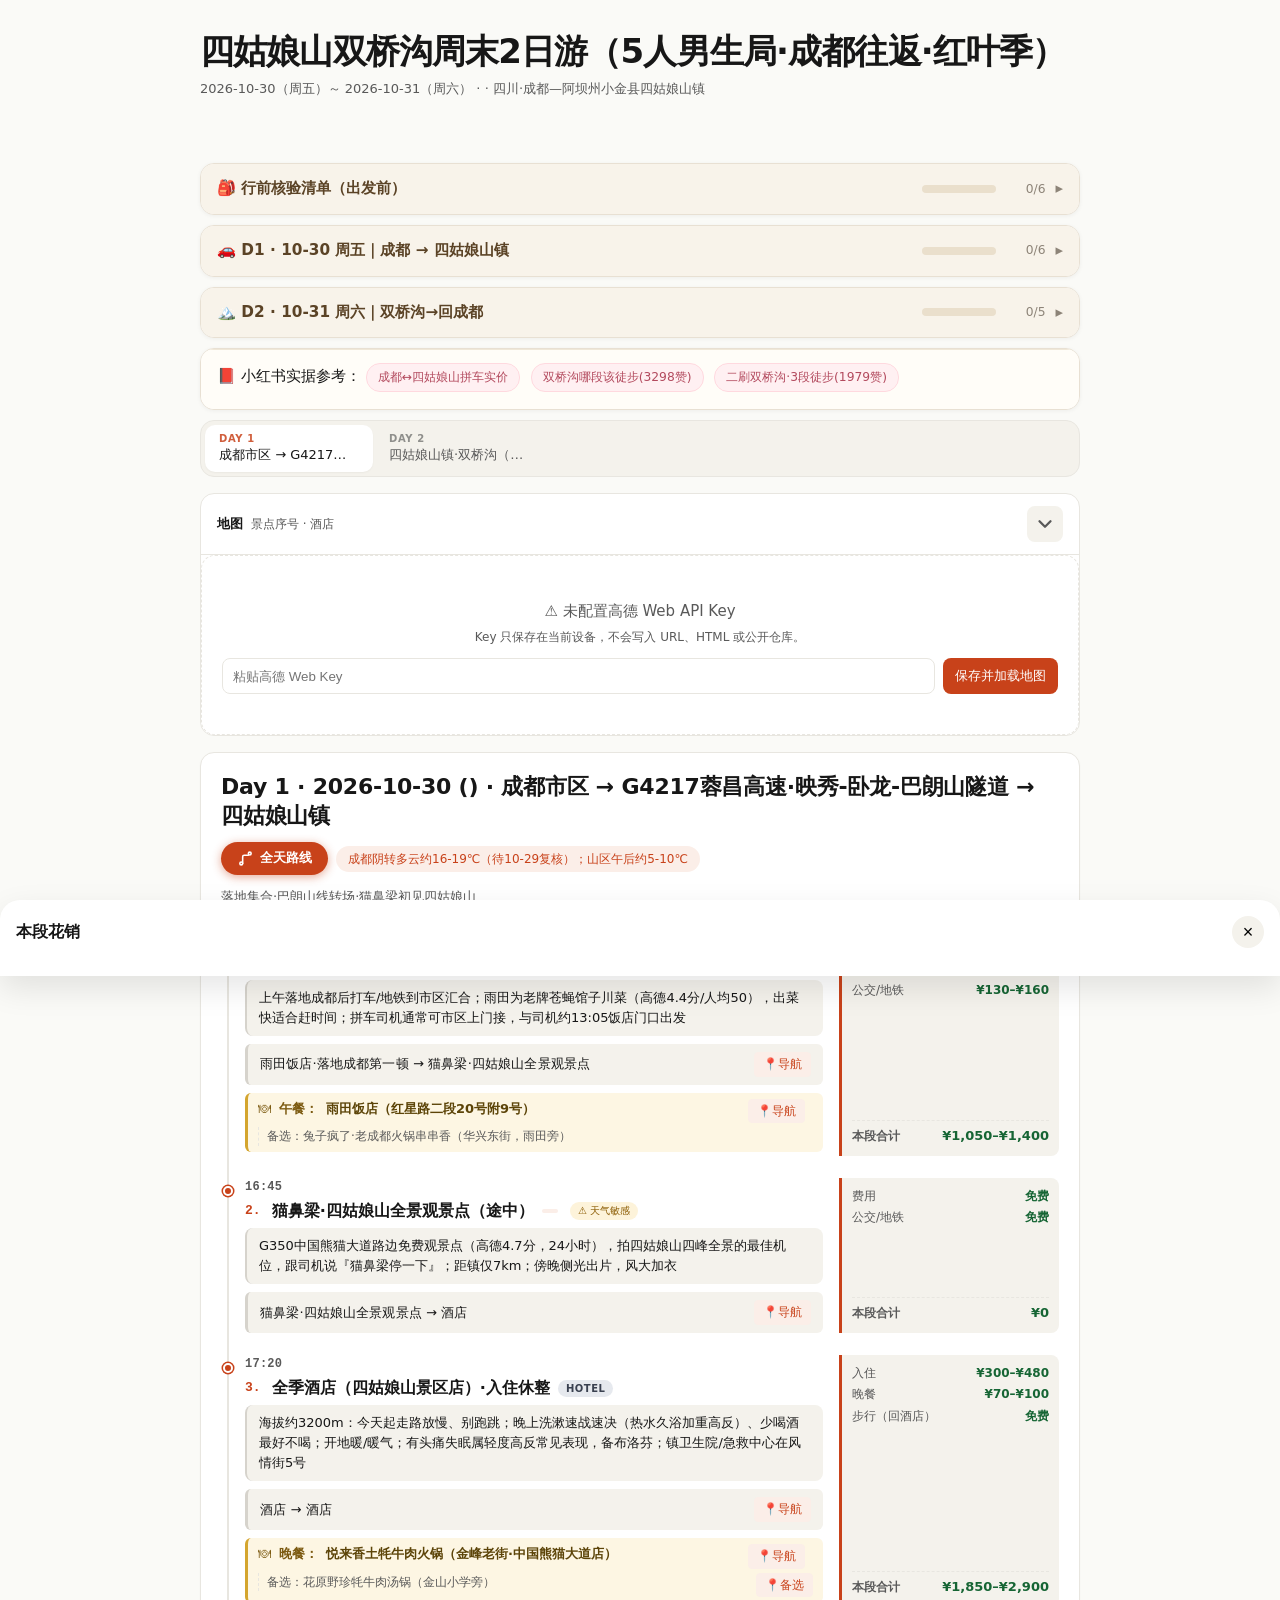
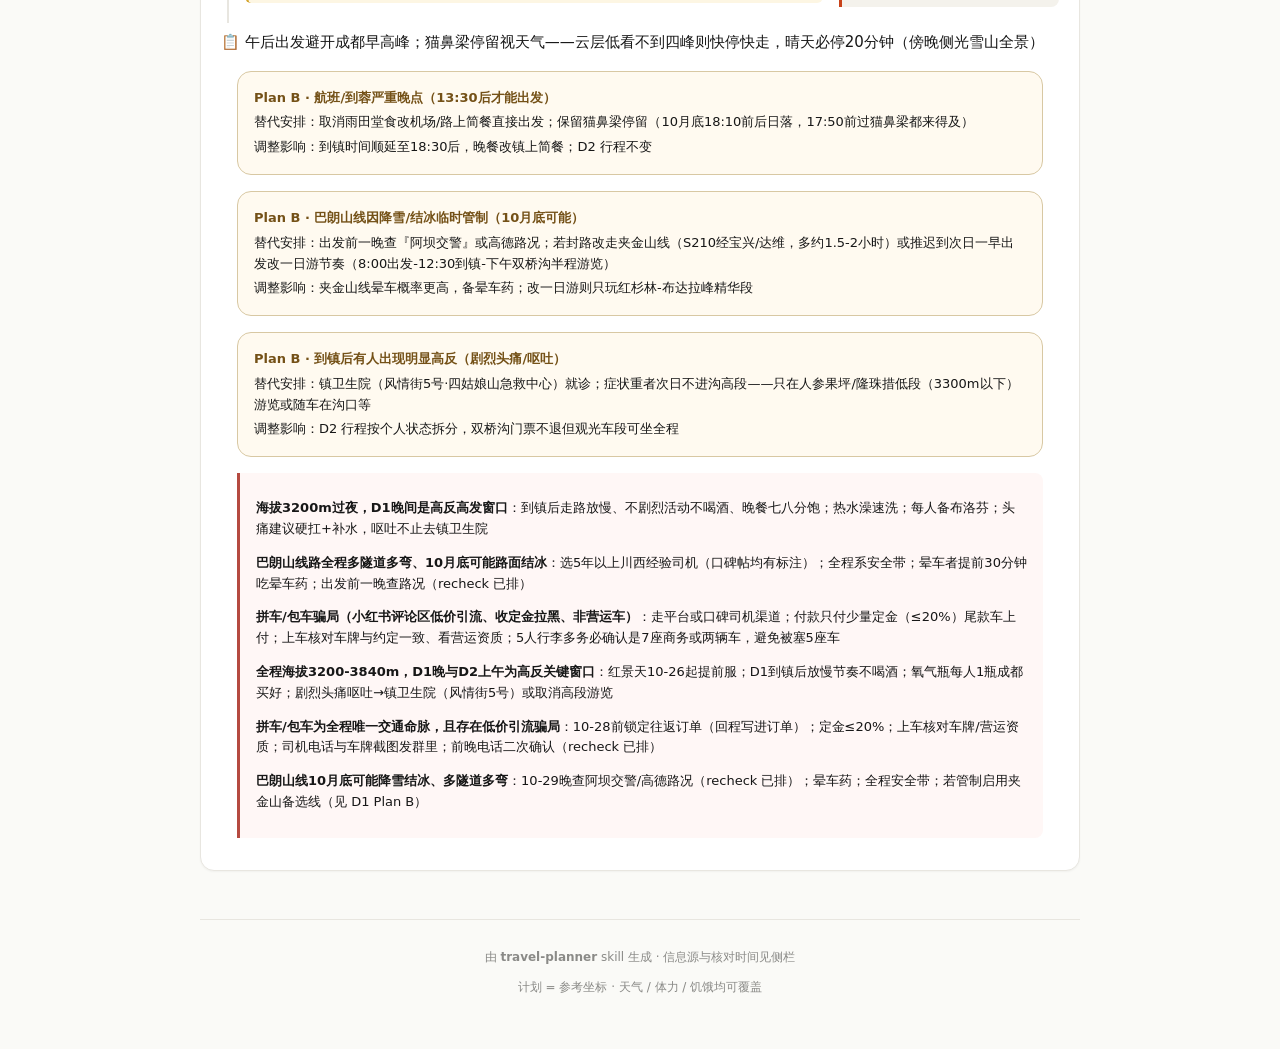
<file: 20261030-siguniangshan-b443c737/index.html>
<!doctype html>
<html lang="zh-CN">
<head>
<meta name="color-scheme" content="light">
  <meta charset="utf-8">
  <meta name="viewport" content="width=device-width, initial-scale=1, viewport-fit=cover">
  <title>四姑娘山双桥沟周末2日游（5人男生局·成都往返·红叶季） · 2026-10-30（周五）～ 2026-10-31（周六）</title>
  <style>
    /* ===== 基础 ===== */
    *, *::before, *::after { box-sizing: border-box; }
    :root {
      /* 颜色（WCAG AA 校验过：accent 在浅底上对比度 4.7，深底 5.2） */
      --bg: #fafaf7;
      --bg-elevated: #ffffff;
      --bg-soft: #f4f2ec;
      --fg: #171717;
      --fg-muted: #595959;        /* 提深以保 AA 对比 */
      --fg-subtle: #8a8a87;
      --line: #e8e6e0;
      --line-strong: #d6d3cc;
      --accent: #c8421a;           /* 比原 #d4451b 深一档，AA 通过 */
      --accent-hover: #a83512;
      --accent-soft: #fbeee8;
      --shadow-sm: 0 1px 2px rgba(0,0,0,0.04);
      --shadow-md: 0 2px 8px rgba(0,0,0,0.06);
      --shadow-lg: 0 12px 32px rgba(0,0,0,0.10);
      --radius-sm: 8px;
      --radius: 14px;
      --radius-lg: 20px;
      /* 交通方式颜色 */
      --c-walk: #2d7a4a;
      --c-transit: #1f6feb;
      --c-drive: #c0392b;
      --c-bike: #e67e22;
      /* 间距栅格（4 / 8 基准） */
      --sp-1: 4px;
      --sp-2: 8px;
      --sp-3: 12px;
      --sp-4: 16px;
      --sp-5: 20px;
      --sp-6: 24px;
      --sp-8: 32px;
      --sp-10: 40px;
      /* 字号 scale（移动端 ≥16px 防 iOS 缩放） */
      --fs-xs: 12px;
      --fs-sm: 13px;
      --fs-base: 15px;     /* 桌面正文 */
      --fs-md: 16px;       /* 移动端正文下界 */
      --fs-lg: 18px;
      --fs-xl: 22px;
      --fs-2xl: 28px;
      --fs-3xl: 34px;
    }
    @media (prefers-color-scheme: dark) {
      :root {
        --bg: #0f1011;
        --bg-elevated: #1a1b1d;
        --bg-soft: #232427;
        --fg: #f2f2f0;
        --fg-muted: #b0b0ae;
        --fg-subtle: #7a7a78;
        --line: #2a2b2d;
        --line-strong: #3a3b3d;
        --accent: #ff7a55;
        --accent-hover: #ff9276;
        --accent-soft: #2a1f1a;
        --shadow-md: 0 2px 8px rgba(0,0,0,0.4);
        --shadow-lg: 0 12px 32px rgba(0,0,0,0.5);
        --c-walk: #4ca870;
        --c-transit: #5a96ff;
        --c-drive: #ff7560;
        --c-bike: #ffb05c;
      }
    }
    html, body { margin: 0; padding: 0; }
    body {
      font-family: "Inter", -apple-system, BlinkMacSystemFont, "PingFang SC", "Hiragino Sans GB", "Microsoft YaHei", "Segoe UI", system-ui, sans-serif;
      background: var(--bg);
      color: var(--fg);
      font-size: var(--fs-base);
      line-height: 1.55;
      -webkit-font-smoothing: antialiased;
      -moz-osx-font-smoothing: grayscale;
      text-rendering: optimizeLegibility;
    }
    .wrap {
      max-width: 920px;
      margin: 0 auto;
      padding: var(--sp-6) var(--sp-5) calc(var(--sp-10) + env(safe-area-inset-bottom, 0px));
    }

    /* ===== Skip Link（无障碍） ===== */
    .skip-link {
      position: absolute;
      top: -40px;
      left: 16px;
      background: var(--accent);
      color: white;
      padding: 8px 16px;
      border-radius: var(--radius-sm);
      text-decoration: none;
      font-size: 14px;
      z-index: 200;
      transition: top 0.2s;
    }
    .skip-link:focus { top: 16px; }

    /* ===== Validation Banner（v1.1.0 新增，代码级硬约束）===== */
    #validation-banner {
      margin: 0 0 var(--sp-4);
      padding: var(--sp-3) var(--sp-4);
      border-radius: var(--radius);
      font-size: var(--fs-sm);
      line-height: 1.5;
      display: none;
    }
    #validation-banner.show { display: block; }
    #validation-banner.banner-missing {
      background: #fef2f2;
      border: 1px solid #fca5a5;
      color: #991b1b;
    }
    @media (prefers-color-scheme: dark) {
      #validation-banner.banner-missing {
        background: #2a0e0e;
        border-color: #7f1d1d;
        color: #fecaca;
      }
    }
    #validation-banner.banner-warn {
      background: #fefce8;
      border: 1px solid #fde047;
      color: #854d0e;
    }
    @media (prefers-color-scheme: dark) {
      #validation-banner.banner-warn {
        background: #2a1f0a;
        border-color: #713f12;
        color: #fef08a;
      }
    }
    #validation-banner.banner-pass {
      background: #f0fdf4;
      border: 1px solid #86efac;
      color: #166534;
    }
    @media (prefers-color-scheme: dark) {
      #validation-banner.banner-pass {
        background: #0a2a14;
        border-color: #14532d;
        color: #bbf7d0;
      }
    }
    #validation-banner .vb-title {
      font-weight: 600;
      margin-bottom: var(--sp-1);
    }
    #validation-banner .vb-rules {
      font-size: var(--fs-xs);
      margin-top: var(--sp-2);
      font-family: ui-monospace, SFMono-Regular, Menlo, monospace;
    }
    #validation-banner .vb-rules li {
      list-style: none;
      padding: 2px 0;
    }
    #validation-banner .vr-phase {
      display: inline-block;
      font-size: var(--fs-xs);
      padding: 2px 8px;
      border-radius: 6px;
      background: var(--surface-2);
      margin-left: 6px;
      color: var(--fg-muted);
    }
    #validation-banner .vb-detail-btn {
      margin-top: var(--sp-2);
      font-size: var(--fs-xs);
      color: inherit;
      background: transparent;
      border: 1px solid currentColor;
      padding: 4px 10px;
      border-radius: 4px;
      cursor: pointer;
      font-family: inherit;
    }

    /* ===== Validation Report Section（页面底部折叠区）===== */
    details#validation-report-section {
      margin: var(--sp-8) 0 var(--sp-4);
      padding: var(--sp-4);
      background: var(--bg-soft);
      border-radius: var(--radius);
    }
    details#validation-report-section > summary {
      cursor: pointer;
      font-weight: 600;
      font-size: var(--fs-sm);
      color: var(--fg-muted);
      list-style: none;
    }
    details#validation-report-section > summary::before {
      content: "▸ ";
      display: inline-block;
      transition: transform 0.15s;
    }
    details#validation-report-section[open] > summary::before {
      content: "▾ ";
    }
    details#validation-report-section .vr-rule {
      display: grid;
      grid-template-columns: 36px 1fr;
      gap: var(--sp-2);
      padding: var(--sp-2) 0;
      border-top: 1px solid var(--line);
      font-size: var(--fs-sm);
    }
    details#validation-report-section .vr-rule:first-of-type {
      border-top: 0;
    }
    details#validation-report-section .vr-status {
      font-family: ui-monospace, SFMono-Regular, Menlo, monospace;
    }
    details#validation-report-section .vr-source {
      font-size: var(--fs-xs);
      color: var(--fg-subtle);
      margin-left: var(--sp-2);
    }
    details#validation-report-section .vr-source.script {
      color: #166534;
    }
    @media (prefers-color-scheme: dark) {
      details#validation-report-section .vr-source.script { color: #86efac; }
    }

    /* ===== Header ===== */
    header.hero {
      padding: var(--sp-2) 0 var(--sp-6);
      margin-bottom: var(--sp-6);
    }
    header.hero h1 {
      font-size: clamp(var(--fs-2xl), 5vw, var(--fs-3xl));
      line-height: 1.15;
      margin: 0 0 var(--sp-2);
      letter-spacing: -0.025em;
      font-weight: 700;
    }
    header.hero .meta {
      margin: 0 0 var(--sp-4);
      color: var(--fg-muted);
      font-size: var(--fs-sm);
      display: flex;
      flex-wrap: wrap;
      gap: var(--sp-2) var(--sp-3);
    }
    header.hero .summary {
      margin: 0;
      font-size: var(--fs-base);
      line-height: 1.6;
      color: var(--fg);
      background: var(--accent-soft);
      padding: var(--sp-4) var(--sp-5);
      border-radius: var(--radius);
      border-left: 3px solid var(--accent);
    }

    /* ===== Drawer 触发按钮（FAB 风格，移动端触控 ≥44px） ===== */
    .drawer-toggle {
      position: fixed;
      top: calc(var(--sp-5) + env(safe-area-inset-top, 0px));
      right: var(--sp-5);
      z-index: 90;
      display: inline-flex;
      align-items: center;
      gap: var(--sp-2);
      /* 保证触控目标 ≥ 44px */
      min-height: 44px;
      padding: 10px 18px 10px 14px;
      background: var(--bg-elevated);
      color: var(--fg);
      border: 1px solid var(--line);
      border-radius: 100px;
      box-shadow: var(--shadow-md);
      cursor: pointer;
      font-family: inherit;
      font-size: var(--fs-sm);
      font-weight: 500;
      transition: all 0.2s ease;
      user-select: none;
      -webkit-tap-highlight-color: transparent;
    }
    .drawer-toggle:hover {
      border-color: var(--accent);
      background: var(--accent-soft);
      transform: translateY(-1px);
      box-shadow: var(--shadow-lg);
    }
    .drawer-toggle:focus-visible {
      outline: 2px solid var(--accent);
      outline-offset: 2px;
    }
    .drawer-toggle:active { transform: translateY(0); }
    .drawer-toggle svg { width: 18px; height: 18px; flex-shrink: 0; }
    .drawer-toggle .badge {
      background: var(--accent);
      color: white;
      font-size: 10px;
      font-weight: 700;
      padding: 1px 7px;
      border-radius: 10px;
      min-width: 18px;
      text-align: center;
    }
    @media (max-width: 480px) {
      .drawer-toggle {
        top: calc(var(--sp-4) + env(safe-area-inset-top, 0px));
        right: var(--sp-4);
      }
      .drawer-toggle .label { display: none; }
    }
    /* 个人定制：隐藏「行程信息」悬浮按钮——手机端占位，行程信息已由每日清单承载（specificity 高于 900px 断点的强制显示） */

    /* ===== Drawer Backdrop ===== */
    .drawer-backdrop {
      position: fixed;
      inset: 0;
      background: rgba(0, 0, 0, 0.4);
      backdrop-filter: blur(2px);
      -webkit-backdrop-filter: blur(2px);
      opacity: 0;
      pointer-events: none;
      transition: opacity 0.25s ease;
      z-index: 99;
    }
    .drawer-backdrop.open {
      opacity: 1;
      pointer-events: auto;
    }

    /* ===== Drawer 抽屉 ===== */
    .drawer {
      position: fixed;
      top: 0;
      right: 0;
      width: min(420px, 90vw);
      height: 100vh;
      height: 100dvh;
      background: var(--bg);
      border-left: 1px solid var(--line);
      box-shadow: var(--shadow-lg);
      transform: translateX(100%);
      transition: transform 0.3s cubic-bezier(0.4, 0, 0.2, 1);
      z-index: 100;
      display: flex;
      flex-direction: column;
      overflow: hidden;
    }
    .drawer.open { transform: translateX(0); }
    @media (min-width: 900px) {
      .drawer-toggle { display: inline-flex !important; }   /* 让用户在 desktop 也能控制 drawer */
      .drawer { transform: translateX(100%); }              /* desktop 默认隐藏 */
      .drawer.open, .drawer.expanded {
        transform: translateX(0);
        width: 360px;
        box-shadow: var(--shadow-lg);                        /* 改：drawer 浮在右侧，wrap 不被挤压；阴影视觉分隔 */
      }
      .drawer.expanded .drawer-close { display: inline-flex; }   /* desktop expanded 也显示 close 按钮（toggle 被 drawer 遮挡时作为关闭入口）*/
      .drawer.open .drawer-close { display: inline-flex; }  /* mobile-style close works */
      /* 改：drawer 浮在右侧，wrap 不被挤压（不设 margin-right） */
    }
    .drawer-header {
      display: flex;
      justify-content: space-between;
      align-items: center;
      padding: calc(var(--sp-5) + env(safe-area-inset-top, 0px)) var(--sp-5) var(--sp-4);
      border-bottom: 1px solid var(--line);
      flex-shrink: 0;
      background: var(--bg-elevated);
    }
    .drawer-header h2 {
      margin: 0;
      font-size: var(--fs-md);
      font-weight: 600;
    }
    .drawer-close {
      background: transparent;
      border: none;
      /* 触控 ≥44px */
      min-width: 44px;
      min-height: 44px;
      padding: var(--sp-2);
      border-radius: var(--radius-sm);
      cursor: pointer;
      color: var(--fg-muted);
      display: inline-flex;
      align-items: center;
      justify-content: center;
      transition: all 0.15s ease;
      font-family: inherit;
      -webkit-tap-highlight-color: transparent;
    }
    .drawer-close:hover {
      background: var(--bg-soft);
      color: var(--fg);
    }
    .drawer-close:focus-visible {
      outline: 2px solid var(--accent);
      outline-offset: 2px;
    }
    .drawer-close svg { width: 20px; height: 20px; }
    .drawer-body {
      flex: 1;
      overflow-y: auto;
      padding: var(--sp-5);
      scrollbar-width: thin;
      -webkit-overflow-scrolling: touch;
    }
    .drawer-body::-webkit-scrollbar { width: 6px; }
    .drawer-body::-webkit-scrollbar-thumb { background: var(--line); border-radius: 3px; }
    .drawer-body section { margin-bottom: var(--sp-6); }
    .drawer-body section:last-child { margin-bottom: 0; }
    .drawer-body h3 {
      margin: 0 0 var(--sp-3);
      font-size: 11px;
      font-weight: 600;
      letter-spacing: 0.08em;
      text-transform: uppercase;
      color: var(--fg-subtle);
      display: flex;
      align-items: center;
      gap: var(--sp-2);
    }
    .drawer-body h3 svg { width: 14px; height: 14px; }
    .drawer-body h3 .count {
      margin-left: auto;
      background: var(--bg-soft);
      color: var(--fg-muted);
      padding: 2px 8px;
      border-radius: 10px;
      font-size: 10px;
      font-weight: 500;
      letter-spacing: 0;
      text-transform: none;
    }

    /* ===== Hotel card ===== */
    .drawer .hotel-card {
      background: var(--bg-elevated);
      border: 1px solid var(--line);
      border-radius: var(--radius);
      padding: var(--sp-4);
    }
    .drawer .hotel-card h4 { margin: 0 0 4px; font-size: var(--fs-md); font-weight: 600; }
    .drawer .hotel-card .address { margin: 0 0 var(--sp-2); color: var(--fg-muted); font-size: var(--fs-xs); }
    .drawer .hotel-card .why { margin: 0 0 var(--sp-3); font-size: var(--fs-sm); line-height: 1.6; }
    .drawer .hotel-commute { margin-top: var(--sp-3); padding-top: var(--sp-3); border-top: 1px dashed var(--line); }
    .drawer .hotel-commute summary { cursor: pointer; font-size: var(--fs-xs); color: var(--fg-muted); user-select: none; min-height: 36px; display: inline-flex; align-items: center; padding: 4px 0; }
    .drawer .hotel-commute ul { margin: var(--sp-2) 0 0; padding-left: 18px; font-size: var(--fs-xs); color: var(--fg-muted); }

    /* ===== Drawer links（移动端触控 ≥44px） ===== */
    .drawer .links { display: flex; gap: var(--sp-2); flex-wrap: wrap; }
    .drawer .links a {
      font-size: var(--fs-xs);
      min-height: 36px;
      padding: 8px 14px;
      display: inline-flex;
      align-items: center;
      border: 1px solid var(--line);
      border-radius: 100px;
      text-decoration: none;
      color: var(--fg);
      background: var(--bg);
      transition: all 0.15s ease;
    }
    .drawer .links a:hover {
      background: var(--accent);
      color: white;
      border-color: var(--accent);
    }
    .drawer .links a:focus-visible {
      outline: 2px solid var(--accent);
      outline-offset: 2px;
    }

    /* ===== Drawer 列表（prebook / hotel commute 等） ===== */
    .drawer-list { list-style: none; padding: 0; margin: 0; }
    .drawer-list li {
      padding: var(--sp-3) 0;
      border-bottom: 1px solid var(--line);
    }
    .drawer-list li:last-child { border-bottom: none; }
    .drawer-list .item-title {
      display: block;
      font-weight: 600;
      font-size: var(--fs-sm);
      margin-bottom: 2px;
    }
    .drawer-list .item-title a {
      color: var(--fg);
      text-decoration: none;
    }
    .drawer-list .item-title a:hover {
      color: var(--accent);
      text-decoration: underline;
    }
    .drawer-list .item-deadline {
      color: var(--accent);
      font-size: var(--fs-xs);
      margin-left: var(--sp-2);
      font-weight: 500;
    }
    .drawer-list .item-meta {
      display: block;
      color: var(--fg-muted);
      font-size: var(--fs-xs);
      line-height: 1.5;
      margin-top: 2px;
    }
    .drawer-list .item-cta {
      color: var(--accent);
      font-weight: 500;
    }
    .item-badges {
      display: flex;
      flex-wrap: wrap;
      gap: 4px;
      margin-top: 4px;
    }
    .item-badge {
      display: inline-flex;
      align-items: center;
      padding: 2px 7px;
      border-radius: 999px;
      background: var(--accent-soft);
      color: var(--accent);
      font-size: 10px;
      font-weight: 700;
    }
    .item-badge.warning { background: #fff4db; color: #8a5500; }
    .item-badge.critical { background: #feeceb; color: #a42821; }
    .decision-card {
      margin: var(--sp-4);
      padding: var(--sp-4);
      border: 1px solid #d8c8a3;
      border-radius: var(--radius);
      background: #fffaf0;
      color: var(--fg);
      font-size: var(--fs-sm);
      line-height: 1.6;
    }
    .decision-card strong { color: #745117; }
    .decision-card p { margin: 4px 0 0; }
    .safety-card {
      margin: var(--sp-3) var(--sp-4) var(--sp-4);
      padding: var(--sp-3) var(--sp-4);
      border-left: 3px solid #b54a40;
      background: #fff7f6;
      border-radius: 0 var(--radius-sm) var(--radius-sm) 0;
      font-size: var(--fs-sm);
      line-height: 1.6;
    }

    /* ===== Weather card ===== */
    .weather-card {
      background: var(--accent-soft);
      border: 1px solid var(--line);
      border-radius: var(--radius);
      padding: var(--sp-3) var(--sp-4);
      font-size: var(--fs-sm);
      line-height: 1.6;
      color: var(--fg);
    }

    /* ===== Tabs：分段控件（移动端可横向滚动、sticky 吸顶） ===== */
    .tabs {
      display: flex;
      gap: 2px;
      overflow-x: auto;
      padding: var(--sp-1);
      scrollbar-width: thin;
      -webkit-overflow-scrolling: touch;
      margin-bottom: var(--sp-4);
      background: var(--bg-soft);
      border: 1px solid var(--line);
      border-radius: var(--radius);
      /* sticky 吸顶：滚动时贴在 hero 下方 */
      position: sticky;
      top: calc(var(--sp-2) + env(safe-area-inset-top, 0px));
      z-index: 50;
      backdrop-filter: blur(8px);
      -webkit-backdrop-filter: blur(8px);
    }
    .tabs::-webkit-scrollbar { height: 0; }
    .tab {
      flex-shrink: 0;
      /* 触控 ≥44px */
      min-height: 44px;
      padding: 8px 14px;
      border: none;
      background: transparent;
      border-radius: calc(var(--radius) - 4px);
      cursor: pointer;
      text-align: center;
      transition: all 0.15s ease;
      font-family: inherit;
      color: var(--fg-muted);
      min-width: 96px;
      display: flex;
      flex-direction: column;
      justify-content: center;
      gap: 2px;
      -webkit-tap-highlight-color: transparent;
    }
    .tab:hover {
      color: var(--fg);
    }
    .tab:focus-visible {
      outline: 2px solid var(--accent);
      outline-offset: -2px;
    }
    .tab.active {
      background: var(--bg-elevated);
      color: var(--fg);
      box-shadow: var(--shadow-sm);
      font-weight: 500;
    }
    .tab .tab-day {
      display: block;
      font-size: 10px;
      font-weight: 600;
      letter-spacing: 0.06em;
      text-transform: uppercase;
      opacity: 0.65;
    }
    .tab .tab-region {
      display: block;
      font-size: var(--fs-sm);
      font-weight: 500;
      white-space: nowrap;
      overflow: hidden;
      text-overflow: ellipsis;
      max-width: 140px;
    }
    .tab.active .tab-day { opacity: 0.85; color: var(--accent); }

    /* ===== Map ===== */
    .map-section {
      margin-bottom: var(--sp-4);
      border: 1px solid var(--line);
      border-radius: var(--radius);
      background: var(--bg-elevated);
      overflow: hidden;
    }
    .map-section-toggle {
      display: flex;
      align-items: center;
      gap: var(--sp-2);
      width: 100%;
      padding: var(--sp-3) var(--sp-4);
      border: none;
      background: transparent;
      cursor: pointer;
      font: inherit;
      color: var(--fg);
      min-height: 44px;
      text-align: left;
    }
    .map-section-toggle:hover { background: var(--bg-soft); }
    .map-section-toggle:focus-visible {
      outline: 2px solid var(--accent);
      outline-offset: -2px;
    }
    .map-section-title {
      font-size: var(--fs-sm);
      font-weight: 600;
    }
    .map-section-hint {
      font-size: var(--fs-xs);
      color: var(--fg-muted);
    }
    .map-section-chevron {
      margin-left: auto;
      display: inline-flex;
      align-items: center;
      justify-content: center;
      width: 36px;
      height: 36px;
      border-radius: 8px;
      color: var(--fg-muted);
      background: var(--bg-soft);
      flex-shrink: 0;
      transition: transform 0.35s cubic-bezier(0.4, 0, 0.2, 1), background 0.2s, color 0.2s;
    }
    .map-section-toggle:hover .map-section-chevron {
      color: var(--accent);
      background: var(--accent-soft);
    }
    .map-section-chevron svg {
      width: 22px;
      height: 22px;
      display: block;
    }
    .map-section.is-collapsed .map-section-chevron {
      transform: rotate(180deg);
    }
    .map-panel {
      display: grid;
      grid-template-rows: 1fr;
      transition: grid-template-rows 0.35s cubic-bezier(0.4, 0, 0.2, 1);
      border-top: 1px solid var(--line);
    }
    .map-section.is-collapsed .map-panel {
      grid-template-rows: 0fr;
      border-top-color: transparent;
    }
    .map-panel-inner {
      overflow: hidden;
      min-height: 0;
    }
    #map {
      width: 100%;
      height: 460px;
      border: none;
      border-radius: 0;
      overflow: hidden;
      touch-action: pan-x pan-y;
    }
    @media (max-width: 600px) {
      #map { height: 320px; }
    }
    .map-fallback {
      padding: 40px 20px;
      text-align: center;
      background: var(--bg-elevated);
      border: 1px dashed var(--line);
      border-radius: var(--radius);
      color: var(--fg-muted);
    }
    .map-fallback p { margin: 4px 0; }
    .map-fallback .hint { font-size: 12px; }
    .map-key-form { display: flex; gap: 8px; margin-top: 12px; }
    .map-key-form input {
      min-width: 0;
      flex: 1;
      padding: 9px 10px;
      border: 1px solid var(--line);
      border-radius: 8px;
      background: var(--paper);
      color: var(--ink);
    }
    .map-key-form button {
      border: 0;
      border-radius: 8px;
      padding: 9px 12px;
      background: var(--accent);
      color: #fff;
      cursor: pointer;
    }

    /* ===== Day Card ===== */
    .day-card {
      background: var(--bg-elevated);
      border: 1px solid var(--line);
      border-radius: var(--radius);
      padding: var(--sp-5) var(--sp-5) var(--sp-4);
      box-shadow: var(--shadow-sm);
      margin-top: var(--sp-4);
    }
    .day-card > header {
      display: flex;
      justify-content: space-between;
      align-items: flex-start;
      gap: var(--sp-3);
      margin-bottom: var(--sp-3);
      flex-wrap: wrap;
    }
    .day-card > header h3 {
      margin: 0;
      font-size: var(--fs-xl);
      line-height: 1.3;
      font-weight: 600;
      letter-spacing: -0.01em;
    }
    .day-card > header .day-header-actions {
      display: flex;
      align-items: center;
      gap: var(--sp-2);
      flex-wrap: wrap;
    }
    .day-card > header .day-route-btn {
      display: inline-flex;
      align-items: center;
      justify-content: center;
      gap: 6px;
      font-size: var(--fs-sm);
      color: #fff;
      background: var(--accent);
      border: none;
      padding: 8px 16px;
      border-radius: 100px;
      white-space: nowrap;
      font-weight: 600;
      cursor: pointer;
      line-height: 1.3;
      box-shadow: 0 2px 10px color-mix(in srgb, var(--accent) 45%, transparent);
      transition: background 0.2s ease, transform 0.15s ease, box-shadow 0.2s ease;
      -webkit-tap-highlight-color: transparent;
    }
    .day-card > header .day-route-btn svg {
      width: 17px;
      height: 17px;
      flex-shrink: 0;
    }
    .day-card > header .day-route-btn:hover {
      background: var(--accent-hover);
      transform: translateY(-1px);
      box-shadow: var(--shadow-md);
    }
    .day-card > header .day-route-btn:active {
      transform: translateY(0);
    }
    .day-card > header .day-route-btn:focus-visible {
      outline: 2px solid var(--accent);
      outline-offset: 2px;
    }
    @media (max-width: 600px) {
      .day-card > header .day-header-actions {
        width: 100%;
      }
      .day-card > header .day-route-btn {
        flex: 1;
        padding: 10px 16px;
        font-size: var(--fs-md);
      }
    }
    .day-card > header .weather {
      font-size: var(--fs-xs);
      color: var(--accent);
      background: var(--accent-soft);
      padding: 4px 12px;
      border-radius: 100px;
      /* 长天气提示（如 D2/D5 30+ 字）在窄屏 nowrap 会撑破卡片叠压相邻元素——允许换行 */
      white-space: normal;
      line-height: 1.5;
      max-width: 100%;
      overflow-wrap: anywhere;
      font-weight: 500;
    }
    .day-card .theme {
      font-size: var(--fs-sm);
      color: var(--fg-muted);
      margin: 0 0 var(--sp-4);
      line-height: 1.55;
    }

    /* ===== Timeline ===== */
    ol.timeline {
      list-style: none;
      padding: 0;
      margin: 0;
      border-left: 2px solid var(--line);
      margin-left: 6px;
    }
    ol.timeline li.time-block {
      position: relative;
      padding: 6px 0 var(--sp-4) var(--sp-4);
    }
    ol.timeline li.time-block::before {
      content: "";
      position: absolute;
      left: -6px;
      top: 14px;
      width: 10px;
      height: 10px;
      border-radius: 50%;
      background: var(--accent);
      border: 2px solid var(--bg-elevated);
      box-shadow: 0 0 0 1.5px var(--accent);
    }
    ol.timeline time {
      font-family: ui-monospace, SFMono-Regular, Menlo, monospace;
      font-size: var(--fs-xs);
      color: var(--fg-muted);
      font-weight: 600;
      letter-spacing: 0.02em;
    }
    ol.timeline .slot-num {
      font-family: ui-monospace, SFMono-Regular, Menlo, monospace;
      font-size: var(--fs-sm);
      font-weight: 700;
      color: var(--accent);
      margin-right: 0.25em;
    }
    .drawer .hotel-card .hotel-emoji {
      display: inline-block;
      font-size: 22px;
      margin-right: 4px;
      vertical-align: -3px;
    }
    .place h4 {
      margin: 4px 0 6px;
      font-size: var(--fs-md);
      font-weight: 600;
      line-height: 1.35;
      display: flex;
      align-items: center;
      gap: var(--sp-2);
      flex-wrap: wrap;
    }
    .place .cat {
      font-size: 10px;
      font-weight: 600;
      padding: 2px 8px;
      border-radius: 100px;
      background: var(--accent-soft);
      color: var(--accent);
      text-transform: uppercase;
      letter-spacing: 0.05em;
    }
    .place .cat.food { background: #fff5e0; color: #8a4d00; }
    .place .cat.scenery { background: #e2efe7; color: #1f5a3a; }
    .place .cat.culture { background: #ede4f5; color: #4f2a82; }
    .place .cat.shopping { background: #fbe2e9; color: #96223f; }
    .place .cat.hotel { background: #e6e9ee; color: #3a4150; }
    .place .cat.transport { background: #dde7f0; color: #1e4a72; }
    .place .weather-sensitive {
      display: inline-block;
      font-size: 10px;
      font-weight: 500;
      color: #8a5a00;
      background: #fdf3da;
      padding: 2px 8px;
      border-radius: 100px;
      margin-left: 4px;
    }
    .place p {
      margin: 4px 0;
      font-size: var(--fs-base);
      line-height: 1.55;
    }
    .place .why { color: var(--fg-muted); font-size: var(--fs-sm); line-height: 1.55; }
    .place .note {
      background: var(--bg-soft);
      padding: var(--sp-2) var(--sp-3);
      border-radius: var(--radius-sm);
      font-size: var(--fs-sm);
      line-height: 1.55;
      border-left: 2px solid var(--line-strong);
    }

    /* ===== Next-leg & meal-leg inside POI card（v2.0.0 融合时间轴）===== */
    ol.timeline li.hotel-leg-block .time-block-main { padding-top: 4px; }
    ol.timeline li.time-block .next-leg {
      display: flex;
      align-items: center;
      gap: var(--sp-2);
      margin-top: var(--sp-2);
      padding: 8px 12px;
      background: var(--bg-soft);
      border-radius: 6px;
      font-size: var(--fs-sm);
      color: var(--fg);
      border-left: 3px solid var(--line-strong);
      flex-wrap: wrap;
    }
    ol.timeline li.time-block .next-leg .next-leg-route {
      flex: 1 1 auto;
      min-width: 0;
      font-weight: 500;
      letter-spacing: 0.01em;
    }
    ol.timeline li.time-block .next-leg .next-leg-nav {
      font-size: var(--fs-xs);
      color: var(--accent);
      text-decoration: none;
      font-weight: 500;
      padding: 2px 8px;
      border: 1px solid var(--accent-soft);
      border-radius: 4px;
      background: var(--accent-soft);
      margin-left: var(--sp-1);
    }
    ol.timeline li.time-block .next-leg .next-leg-nav:hover { text-decoration: underline; }

    ol.timeline li.time-block .meal-leg {
      display: flex;
      flex-wrap: wrap;
      align-items: baseline;
      gap: var(--sp-1) var(--sp-2);
      margin-top: var(--sp-2);
      padding: 6px 10px;
      background: #fff5e0;
      border-left: 3px solid #8a4d00;
      border-radius: 6px;
      font-size: var(--fs-sm);
      color: #5a3a00;
    }
    ol.timeline li.time-block .meal-leg .meal-leg-icon { flex-shrink: 0; }
    ol.timeline li.time-block .meal-leg .meal-leg-label {
      font-weight: 600;
      color: #5a3a00;
    }
    ol.timeline li.time-block .meal-leg .meal-leg-name {
      font-weight: 600;
      color: var(--fg);
    }
    ol.timeline li.time-block .meal-leg .meal-leg-why {
      color: var(--fg-muted);
    }
    ol.timeline li.time-block .meal-leg .meal-leg-alt {
      color: var(--fg-muted);
      font-size: var(--fs-xs);
      padding-left: var(--sp-2);
      border-left: 1px dashed var(--line);
    }
    ol.timeline li.time-block .meal-leg .meal-nav {
      margin-left: auto;
      flex-shrink: 0;
      align-self: center;
      font-size: var(--fs-xs);
      color: var(--accent);
      text-decoration: none;
      font-weight: 500;
      padding: 2px 8px;
      border: 1px solid var(--accent-soft);
      border-radius: 4px;
      background: var(--accent-soft);
    }
    @media (prefers-color-scheme: dark) {
      ol.timeline li.time-block .meal-leg {
        background: #2a1f0a;
        color: #fef08a;
        border-left-color: #d4a52e;
      }
      ol.timeline li.time-block .meal-leg .meal-leg-label { color: #fef08a; }
      ol.timeline li.time-block .meal-leg .meal-leg-name { color: #fef3c7; }
    }

    /* ===== 段花销批注（v2.2.0） ===== */
    .time-block-grid {
      display: grid;
      grid-template-columns: 1fr 220px;
      gap: 16px;
      align-items: stretch;
    }
    .time-block-main { min-width: 0; }
    .time-row {
      display: flex;
      align-items: center;
      justify-content: space-between;
      gap: var(--sp-2);
    }
    .cost-margin {
      display: flex;
      flex-direction: column;
      min-height: 100%;
    }
    .cost-margin-card {
      flex: 1;
      display: flex;
      flex-direction: column;
      background: var(--bg-soft);
      border-left: 3px solid var(--accent);
      border-radius: 0 var(--radius-sm) var(--radius-sm) 0;
      padding: 8px 10px;
      font-size: var(--fs-xs);
      line-height: 1.45;
      min-height: 100%;
    }
    .cost-line {
      display: flex;
      justify-content: space-between;
      align-items: baseline;
      gap: 8px;
      padding: 2px 0;
    }
    .cost-line-label {
      color: var(--fg-muted);
      flex: 1;
      min-width: 0;
    }
    .cost-line-amount {
      font-weight: 600;
      color: #1f5a3a;
      white-space: nowrap;
      font-size: var(--fs-xs);
    }
    .cost-line-total {
      border-top: 1px dashed var(--line);
      margin-top: auto;
      padding-top: 6px;
      font-weight: 700;
    }
    .cost-line-total .cost-line-amount { font-size: var(--fs-sm); }
    .cost-line-missing .cost-line-amount { color: #b91c1c; font-weight: 500; }
    .cost-user-input {
      width: 76px;
      padding: 3px 6px;
      font-size: var(--fs-xs);
      border: 1px solid var(--line-strong);
      border-radius: 6px;
      background: var(--bg-elevated);
      text-align: right;
    }
    .cost-pill {
      display: none;
      align-items: center;
      flex-shrink: 0;
      padding: 2px 10px;
      border: 1px solid #c5e0d4;
      border-radius: 100px;
      background: #f0f7f4;
      color: #1f5a3a;
      font-size: 11px;
      font-weight: 700;
      cursor: pointer;
      font-family: inherit;
    }
    .cost-pill:hover { background: #e2f0ea; }
    .cost-margin-toggle {
      display: none;
      width: 100%;
      align-items: center;
      justify-content: space-between;
      gap: 8px;
      padding: 8px 12px;
      margin-top: var(--sp-2);
      border: 1px solid var(--line);
      border-radius: var(--radius-sm);
      background: var(--bg-soft);
      font-size: var(--fs-xs);
      font-weight: 600;
      color: var(--fg);
      cursor: pointer;
      font-family: inherit;
    }
    .cost-margin-toggle .toggle-chevron { transition: transform 0.2s; }
    .cost-margin.is-expanded .toggle-chevron { transform: rotate(180deg); }
    .cost-sheet-backdrop {
      position: fixed;
      inset: 0;
      background: rgba(0,0,0,0.4);
      z-index: 200;
      opacity: 0;
      pointer-events: none;
      transition: opacity 0.2s;
    }
    .cost-sheet-backdrop.open {
      opacity: 1;
      pointer-events: auto;
    }
    .cost-sheet {
      position: fixed;
      left: 0;
      right: 0;
      bottom: 0;
      z-index: 201;
      max-height: 70vh;
      background: var(--bg-elevated);
      border-radius: var(--radius-lg) var(--radius-lg) 0 0;
      box-shadow: var(--shadow-lg);
      transform: translateY(100%);
      transition: transform 0.25s ease;
      padding: var(--sp-4) var(--sp-4) calc(var(--sp-4) + env(safe-area-inset-bottom, 0px));
      overflow-y: auto;
    }
    .cost-sheet.open { transform: translateY(0); }
    .cost-sheet-header {
      display: flex;
      justify-content: space-between;
      align-items: center;
      margin-bottom: var(--sp-3);
    }
    .cost-sheet-header h3 {
      margin: 0;
      font-size: var(--fs-md);
    }
    .cost-sheet-close {
      border: none;
      background: var(--bg-soft);
      border-radius: 100px;
      width: 32px;
      height: 32px;
      cursor: pointer;
      font-size: 18px;
      line-height: 1;
    }
    @media (prefers-color-scheme: dark) {
      .cost-line-amount { color: #86efac; }
      .cost-pill { background: #1a2e24; border-color: #2d5a45; color: #86efac; }
    }
    @media (max-width: 899px) {
      .time-block-grid { grid-template-columns: 1fr; gap: 0; align-items: start; }
      .cost-margin { grid-column: 1 / -1; min-height: 0; }
      .cost-margin-toggle { display: flex; }
      .cost-margin-card {
        flex: none;
        min-height: 0;
        border-left: none;
        border-top: 3px solid var(--accent);
        border-radius: var(--radius-sm);
        margin-top: 0;
      }
      .cost-line-total { margin-top: 4px; }
      .cost-margin:not(.is-expanded) .cost-margin-card { display: none; }
    }
    @media (max-width: 599px) {
      .cost-margin { display: none; }
      .cost-pill { display: inline-flex; }
    }

    /* ===== 抽屉花销汇总 ===== */
    .budget-card {
      background: var(--bg-elevated);
      border: 1px solid var(--line);
      border-radius: var(--radius);
      padding: var(--sp-3) var(--sp-4);
      font-size: var(--fs-sm);
    }
    .budget-card .budget-total-line {
      font-weight: 700;
      font-size: var(--fs-md);
      margin-bottom: var(--sp-2);
    }
    .budget-card .budget-row {
      display: flex;
      justify-content: space-between;
      gap: var(--sp-2);
      padding: 4px 0;
      border-bottom: 1px dashed var(--line);
      font-size: var(--fs-xs);
    }
    .budget-card .budget-row:last-child { border-bottom: none; }
    .budget-card .budget-disclaimer {
      margin-top: var(--sp-2);
      font-size: 11px;
      color: var(--fg-muted);
    }
    .budget-card.budget-fallback { border-color: #fbbf24; }

    /* ===== Footer ===== */
    footer.bottom {
      margin-top: 48px;
      padding-top: 16px;
      border-top: 1px solid var(--line);
      font-size: 12px;
      color: var(--fg-subtle);
      text-align: center;
    }
    footer.bottom a { color: var(--fg-subtle); }

    /* ===== 移动端综合断点 ===== */
    @media (max-width: 600px) {
      .wrap {
        padding: var(--sp-4) var(--sp-4) calc(var(--sp-10) + env(safe-area-inset-bottom, 0px));
      }
      header.hero { padding: 0 0 var(--sp-4); margin-bottom: var(--sp-4); }
      .day-card { padding: var(--sp-4) var(--sp-4) var(--sp-3); }
      .day-card > header h3 { font-size: var(--fs-lg); }
      ol.timeline li.time-block { padding: 4px 0 var(--sp-3) var(--sp-4); }
      .place h4 { font-size: 15px; }
      .tabs { top: var(--sp-2); }
    }

    /* ===== 减少动效（无障碍） ===== */
    @media (prefers-reduced-motion: reduce) {
      *, *::before, *::after {
        animation-duration: 0.01ms !important;
        animation-iteration-count: 1 !important;
        transition-duration: 0.01ms !important;
        scroll-behavior: auto !important;
      }
    }

    /* ===== 打印 ===== */
    @media print {
      .drawer, .drawer-toggle, .drawer-backdrop { display: none !important; }
      .tabs { display: none; }
      .day-card { page-break-after: always; }
      #map { display: none; }
    }
  </style>
<style id="zx-lightlock">
    /* 深色模式下强制沿用亮色变量（覆盖模板暗色主题） */
    @media (prefers-color-scheme: dark) {
      :root {

      /* 颜色（WCAG AA 校验过：accent 在浅底上对比度 4.7，深底 5.2） */
      --bg: #fafaf7;
      --bg-elevated: #ffffff;
      --bg-soft: #f4f2ec;
      --fg: #171717;
      --fg-muted: #595959;        /* 提深以保 AA 对比 */
      --fg-subtle: #8a8a87;
      --line: #e8e6e0;
      --line-strong: #d6d3cc;
      --accent: #c8421a;           /* 比原 #d4451b 深一档，AA 通过 */
      --accent-hover: #a83512;
      --accent-soft: #fbeee8;
      --shadow-sm: 0 1px 2px rgba(0,0,0,0.04);
      --shadow-md: 0 2px 8px rgba(0,0,0,0.06);
      --shadow-lg: 0 12px 32px rgba(0,0,0,0.10);
      --radius-sm: 8px;
      --radius: 14px;
      --radius-lg: 20px;
      /* 交通方式颜色 */
      --c-walk: #2d7a4a;
      --c-transit: #1f6feb;
      --c-drive: #c0392b;
      --c-bike: #e67e22;
      /* 间距栅格（4 / 8 基准） */
      --sp-1: 4px;
      --sp-2: 8px;
      --sp-3: 12px;
      --sp-4: 16px;
      --sp-5: 20px;
      --sp-6: 24px;
      --sp-8: 32px;
      --sp-10: 40px;
      /* 字号 scale（移动端 ≥16px 防 iOS 缩放） */
      --fs-xs: 12px;
      --fs-sm: 13px;
      --fs-base: 15px;     /* 桌面正文 */
      --fs-md: 16px;       /* 移动端正文下界 */
      --fs-lg: 18px;
      --fs-xl: 22px;
      --fs-2xl: 28px;
      --fs-3xl: 34px;
    
      }
    }
    /* 高对比兜底：模板暗色块用硬编码颜色的位置 */
    header.hero .summary {
      background: #f7ede1 !important;
      color: #43392e !important;
      border-left: 5px solid #c99b6a;
    }
    .cost-line-amount { color: #166534 !important; }
    .cost-pill {
      background: #e8f5ec !important;
      border-color: #9ed0ae !important;
      color: #166534 !important;
    }
    #validation-banner.banner-missing {
      background: #fef2f2 !important;
      border-color: #ef4444 !important;
      color: #7f1d1d !important;
    }
    #validation-banner.banner-warn {
      background: #fefce8 !important;
      border-color: #eab308 !important;
      color: #854d0e !important;
    }
    #validation-banner.banner-pass {
      background: #f0fdf4 !important;
      border-color: #4ade80 !important;
      color: #166534 !important;
    }
    ol.timeline li.time-block .meal-leg {
      background: #fdf6e3 !important;
      color: #7c5a10 !important;
      border-left-color: #d4a52e !important;
    }
    ol.timeline li.time-block .meal-leg .meal-leg-label { color: #7c5a10 !important; }
    ol.timeline li.time-block .meal-leg .meal-leg-name { color: #5c4408 !important; }
    details#validation-report-section .vr-source.script { color: #166534 !important; }
    .map-section { background: var(--bg-elevated) !important; }
  </style>
<link rel="stylesheet" href="styles.css">
</head>
<body>

  <a href="#main" class="skip-link">跳转到主内容</a>

  <div class="wrap">

    <!-- scripts/validate.py 是渲染前的权威校验入口；此隐藏节点预留给未来的页内报告。 -->
    <div id="validation-banner" role="status" aria-live="polite" hidden></div>

    <header class="hero">
      <h1>四姑娘山双桥沟周末2日游（5人男生局·成都往返·红叶季）</h1>
      <p class="meta">2026-10-30（周五）～ 2026-10-31（周六） ·  · 四川·成都—阿坝州小金县四姑娘山镇</p>
      </header>
<section id="zx-checklist" style="margin:14px 0 4px">
<style>
  #zx-checklist .zx-card{background:#fff;border:1px solid #e8e0d3;border-radius:14px;margin:10px 0;overflow:hidden;box-shadow:0 1px 4px rgba(0,0,0,.05)}
  #zx-checklist .zx-head{display:flex;align-items:center;gap:10px;padding:13px 16px;background:#f8f3ea;cursor:pointer;user-select:none}
  #zx-checklist .zx-title{font-weight:700;font-size:1.02em;color:#5b4326;flex:1}
  #zx-checklist .zx-bar{width:74px;height:8px;border-radius:6px;background:#eadfcc;overflow:hidden;flex:none}
  #zx-checklist .zx-bar i{display:block;height:100%;width:0;background:#7a9a5b;transition:width .25s}
  #zx-checklist .zx-count{font-size:.82em;color:#8d8478;flex:none;min-width:3.2em;text-align:right}
  #zx-checklist .zx-arrow{flex:none;transition:transform .2s;color:#8d8478}
  #zx-checklist details[open] .zx-arrow{transform:rotate(90deg)}
  #zx-checklist .zx-body{padding:4px 16px 12px}
  #zx-checklist label{display:flex;gap:9px;align-items:flex-start;padding:8px 0;border-bottom:1px dashed #efe9dd;font-size:.95em;line-height:1.6}
  #zx-checklist label:last-child{border-bottom:none}
  #zx-checklist input[type=checkbox]{width:19px;height:19px;flex:none;margin-top:2px;accent-color:#7a9a5b}
  #zx-checklist input:checked + span{color:#9b9184;text-decoration:line-through}
  #zx-checklist .zx-xhs{padding:10px 16px 14px;background:#fffdf8;border-top:1px solid #f0e8d8}
  #zx-checklist .zx-xhs a{display:inline-block;margin:3px 6px 3px 0;padding:4px 11px;border-radius:14px;background:#fff0f2;border:1px solid #ffd9df;color:#b34a5e;font-size:.82em;text-decoration:none}
</style>
<details class="zx-card" data-key="pre">
  <summary class="zx-head"><span class="zx-title">🎒 行前核验清单（出发前）</span><span class="zx-bar"><i></i></span><span class="zx-count"></span><span class="zx-arrow">▸</span></summary>
  <div class="zx-body">
    <label><input type="checkbox"><span>⏰ <b>10/23 前</b>：订四姑娘山镇 10/30 住宿（3标间或1标间+1家庭房；全季4.6分/安兰性价比；备注确认<b>地暖/暖气</b>；红叶季周六越早越好）</span></label>
    <label><input type="checkbox"><span>⏰ <b>10/28 前</b>：锁定拼车/包车<b>往返</b>（去 10/30 13:05 成都市区接；回 10/31 15:20 双桥沟沟口、写进订单；5人=1辆7座商务或两辆SUV；定金≤20%）</span></label>
    <label><input type="checkbox"><span>⏰ <b>10/30 18:00 前</b>：阿坝旅游网（c.abatour.com 或小程序「阿坝旅游」）实名购 <b>双桥沟套票×5（150元/人）</b>；10/17 起即可买</span></label>
    <label><input type="checkbox"><span><b>10/26 起</b>：红景天每日服用；采购氧气瓶（成都买，每人1瓶）、布洛芬、晕车药</span></label>
    <label><input type="checkbox"><span>装备：冲锋衣+抓绒+羽绒内胆、毛线帽/手套/墨镜、防滑徒步鞋、防晒霜、雨衣（不用伞）、充电宝、身份证</span></label>
    <label><input type="checkbox"><span>10/29 晚：查 10/30-31 天气 + 巴朗山线路况（阿坝交警/高德）；10/30 晚电话二次确认司机（车牌+等待条款）</span></label>
  </div>
</details>
<details class="zx-card" data-key="d1">
  <summary class="zx-head"><span class="zx-title">🚗 D1 · 10-30 周五｜成都 → 四姑娘山镇</span><span class="zx-bar"><i></i></span><span class="zx-count"></span><span class="zx-arrow">▸</span></summary>
  <div class="zx-body">
    <label><input type="checkbox"><span>上午落地成都 → <b>11:45 雨田饭店</b>（红星路二段，人均50）午饭</span></label>
    <label><input type="checkbox"><span><b>13:05</b> 司机饭店门口接 → G4217蓉昌高速·巴朗山线（约3小时40分，多弯备晕车药）</span></label>
    <label><input type="checkbox"><span><b>16:45 猫鼻梁</b>停20分钟：四姑娘山四峰全景最佳机位（免费）</span></label>
    <label><input type="checkbox"><span><b>17:20 全季酒店</b>入住（海拔3200m）：放慢节奏、不喝酒、速洗热水澡</span></label>
    <label><input type="checkbox"><span><b>18:30 晚餐</b>：悦来香土牦牛肉火锅（人均88，酒店旁金峰街）；备选花原野珍汤锅（人均57）</span></label>
    <label><input type="checkbox"><span>早休；轻微头痛属常见轻度高反，备布洛芬；加重→镇卫生院（风情街5号）</span></label>
  </div>
</details>
<details class="zx-card" data-key="d2">
  <summary class="zx-head"><span class="zx-title">🏔️ D2 · 10-31 周六｜双桥沟→回成都</span><span class="zx-bar"><i></i></span><span class="zx-count"></span><span class="zx-arrow">▸</span></summary>
  <div class="zx-body">
    <label><input type="checkbox"><span><b>7:15</b> 热早餐+退房，全部行李装回程车（司机7:40到酒店接）</span></label>
    <label><input type="checkbox"><span><b>7:56</b> 双桥沟游客中心：身份证+二维码取票安检，<b>8:30 赶首批观光车</b></span></label>
    <label><input type="checkbox"><span>观光车直达<b>红杉林</b>(3840m)→往下：<b>布达拉峰</b>徒步珠嘎那措1.2km→<b>四姑娜措</b>→<b>撵鱼坝</b>漂流(90/人可选)→<b>隆珠措</b>1km栈道+服务中心简餐→<b>人参果坪</b></span></label>
    <label><input type="checkbox"><span>⏱ <b>13:30 检查点</b>：未到隆珠措就压缩（跳漂流/栈道改坐车），纯坐车3-4h也能走完</span></label>
    <label><input type="checkbox"><span><b>15:20</b> 沟口（售票处停车场）上车返程 → <b>19:10</b> 成都市区；当晚赶火车/飞机预留+1小时</span></label>
  </div>
</details>
<div class="zx-card"><div class="zx-xhs">📕 小红书实据参考：
  <a href="https://www.xiaohongshu.com/explore/6ab699f3000000001b0338d9" target="_blank" rel="noopener">成都↔四姑娘山拼车实价</a>
  <a href="https://www.xiaohongshu.com/explore/69e783430000000021013241" target="_blank" rel="noopener">双桥沟哪段该徒步(3298赞)</a>
  <a href="https://www.xiaohongshu.com/explore/6a887c40000000003301329b" target="_blank" rel="noopener">二刷双桥沟·3段徒步(1979赞)</a>
</div></div>
<script>
(function(){
  document.querySelectorAll('#zx-checklist details').forEach(function(d){
    var key='sgns-zx-'+d.dataset.key;
    var saved=null; try{saved=localStorage.getItem(key)}catch(e){}
    if(saved==='open') d.open=true;
    var boxes=[].slice.call(d.querySelectorAll('input[type=checkbox]'));
    var bar=d.querySelector('.zx-bar i'),cnt=d.querySelector('.zx-count');
    function refresh(){
      var done=boxes.filter(function(b){return b.checked}).length;
      if(bar) bar.style.width=(boxes.length?done/boxes.length*100:0)+'%';
      if(cnt) cnt.textContent=done+'/'+boxes.length;
    }
    boxes.forEach(function(b,i){
      var bk=key+'-i'+i;
      try{if(localStorage.getItem(bk)==='1')b.checked=true}catch(e){}
      b.addEventListener('change',function(){
        try{localStorage.setItem(bk,b.checked?'1':'0')}catch(e){}
        refresh();
      });
    });
    d.querySelector('.zx-head').addEventListener('click',function(){
      setTimeout(function(){
        try{localStorage.setItem(key,d.open?'open':'closed')}catch(e){}
      },0);
    });
    refresh();
  });
})();
</script>
</section>


    <button class="drawer-toggle" id="drawer-toggle" aria-label="打开行程信息" aria-expanded="false" aria-controls="drawer">
      <svg viewBox="0 0 24 24" fill="none" stroke="currentColor" stroke-width="2" stroke-linecap="round" stroke-linejoin="round" aria-hidden="true">
        <line x1="3" y1="6" x2="21" y2="6"></line>
        <line x1="3" y1="12" x2="21" y2="12"></line>
        <line x1="3" y1="18" x2="21" y2="18"></line>
      </svg>
      <span class="label">行程信息</span>
      <span class="badge" id="drawer-badge" style="display:none">0</span>
    </button>

    <main id="main">

      <div class="tabs" id="tabs" role="tablist" aria-label="每日行程"></div>

      <section class="map-section" id="map-section">
        <button type="button" class="map-section-toggle" id="map-section-toggle" aria-expanded="true" aria-controls="map-panel">
          <span class="map-section-title">地图</span>
          <span class="map-section-hint">景点序号 · 酒店</span>
          <span class="map-section-chevron" aria-hidden="true">
            <svg viewBox="0 0 24 24" fill="none" stroke="currentColor" stroke-width="2.5" stroke-linecap="round" stroke-linejoin="round">
              <polyline points="6 9 12 15 18 9"></polyline>
            </svg>
          </span>
        </button>
        <div class="map-panel" id="map-panel">
          <div class="map-panel-inner">
            <div id="map"></div>
          </div>
        </div>
      </section>

      <section class="day-section" id="day-panel"></section>

    </main>

    <footer class="bottom">
      <p>由 <strong>travel-planner</strong> skill 生成 · 信息源与核对时间见侧栏</p>
      <p>计划 = 参考坐标 · 天气 / 体力 / 饥饿均可覆盖</p>
    </footer>

  </div>

  <!-- ===== Drawer 抽屉 ===== -->
  <div class="drawer-backdrop" id="drawer-backdrop" aria-hidden="true"></div>
  <div class="cost-sheet-backdrop" id="cost-sheet-backdrop" aria-hidden="true"></div>
  <div class="cost-sheet" id="cost-sheet" role="dialog" aria-modal="true" aria-labelledby="cost-sheet-title" aria-hidden="true">
    <div class="cost-sheet-header">
      <h3 id="cost-sheet-title">本段花销</h3>
      <button type="button" class="cost-sheet-close" id="cost-sheet-close" aria-label="关闭">×</button>
    </div>
    <div id="cost-sheet-body"></div>
  </div>
  <aside class="drawer" id="drawer" role="dialog" aria-modal="true" aria-labelledby="drawer-title" aria-hidden="true">

    <header class="drawer-header">
      <h2 id="drawer-title">行程信息</h2>
      <button class="drawer-close" id="drawer-close" aria-label="关闭">
        <svg viewBox="0 0 24 24" fill="none" stroke="currentColor" stroke-width="2" stroke-linecap="round" stroke-linejoin="round" aria-hidden="true">
          <line x1="18" y1="6" x2="6" y2="18"></line>
          <line x1="6" y1="6" x2="18" y2="18"></line>
        </svg>
      </button>
    </header>

    <div class="drawer-body">

      <!-- 酒店 -->
      <section>
        <h3>
          <svg viewBox="0 0 24 24" fill="none" stroke="currentColor" stroke-width="2" stroke-linecap="round" stroke-linejoin="round" aria-hidden="true">
            <path d="M3 21V8l9-5 9 5v13"></path>
            <path d="M9 21v-6h6v6"></path>
          </svg>
          酒店
        </h3>
        <div class="hotel-card" id="hotel-card">
          <h4 id="hotel-name"><span class="hotel-emoji">🏨</span> 全季酒店（四姑娘山景区店）·10-30 一晚（待订）</h4>
          <p class="address" id="hotel-address">四姑娘山镇金峰街64号（镇中心风情街一带）</p>
          <p class="why" id="hotel-why">镇中心连锁品质稳定（高德4.6分），10-31 早 7:45 出发去双桥沟游客中心仅6.7km/11分钟，周边金峰街餐饮集中（悦来香/花原野珍步行1分钟）；备选：安兰酒店（熊猫大道，高德有店，Trip.com参考185元起、家庭房大、暖气足，性价比更高）</p>
          <div class="links" id="hotel-links">
            <a href="https://uri.amap.com/marker?position=102.829625,30.992973&amp;name=%E5%85%A8%E5%AD%A3%E9%85%92%E5%BA%97(%E5%9B%9B%E5%A7%91%E5%A8%98%E5%B1%B1%E6%99%AF%E5%8C%BA%E5%BA%97)">高德</a>
          </div>
          <div id="hotel-commute"></div>
        </div>
      </section>

      <!-- 天气策略 -->
      <section id="weather-section" style="display:none">
        <h3>
          <svg viewBox="0 0 24 24" fill="none" stroke="currentColor" stroke-width="2" stroke-linecap="round" stroke-linejoin="round" aria-hidden="true">
            <circle cx="12" cy="12" r="4"></circle>
            <path d="M12 2v2M12 20v2M4 12H2M22 12h-2M19 5l-1.4 1.4M6.4 17.6L5 19M19 19l-1.4-1.4M6.4 6.4L5 5"></path>
          </svg>
          天气策略
        </h3>
        <div class="weather-card" id="weather-plan-text"></div>
      </section>

      <section id="source-coverage-section" style="display:none">
        <h3>信息源覆盖 <span class="count" id="source-coverage-count"></span></h3>
        <ul class="drawer-list" id="source-coverage-list"></ul>
      </section>

      <section id="safety-section" style="display:none">
        <h3>安全提醒 <span class="count" id="safety-count"></span></h3>
        <ul class="drawer-list" id="safety-list"></ul>
      </section>

      <section id="recheck-section" style="display:none">
        <h3>行前复核 <span class="count" id="recheck-count"></span></h3>
        <ul class="drawer-list" id="recheck-list"></ul>
      </section>

      <!-- 花销预估 -->
      <section id="budget-section">
        <h3>
          <svg viewBox="0 0 24 24" fill="none" stroke="currentColor" stroke-width="2" stroke-linecap="round" stroke-linejoin="round" aria-hidden="true">
            <line x1="12" y1="1" x2="12" y2="23"></line>
            <path d="M17 5H9.5a3.5 3.5 0 0 0 0 7h5a3.5 3.5 0 0 1 0 7H6"></path>
          </svg>
          花销预估
          <span class="count" id="budget-total-badge"></span>
        </h3>
        <div class="budget-card" id="budget-breakdown"></div>
      </section>

      <!-- 提前订 -->
      <section>
        <h3>
          <svg viewBox="0 0 24 24" fill="none" stroke="currentColor" stroke-width="2" stroke-linecap="round" stroke-linejoin="round" aria-hidden="true">
            <rect x="3" y="4" width="18" height="18" rx="2"></rect>
            <line x1="16" y1="2" x2="16" y2="6"></line>
            <line x1="8" y1="2" x2="8" y2="6"></line>
            <line x1="3" y1="10" x2="21" y2="10"></line>
            <path d="M8 14h.01M12 14h.01M16 14h.01M8 18h.01M12 18h.01"></path>
          </svg>
          提前订
          <span class="count" id="prebook-count"></span>
        </h3>
        <ul class="drawer-list" id="prebook-list"></ul>
      </section>

    </div>
  </aside>

  <!-- ====== scripts/render_html.py 在这里注入已校验的 tripData ======
       window.AMAP_KEY：高德 Web (JS) API Key（空字符串则地图降级为文字版）
       window.tripData：完整行程数据
       可选字段 trip_center：[lng, lat] —— 多城行程的整体中心点（用于初始化地图视野），
                     缺省则取 days[0].center，再缺省兜底北京
  -->
  <script>
    // Web Key 仅保存在当前设备的 localStorage，不放进 URL、HTML 或 git。
    (function injectAmapKey() {
      if (window.AMAP_KEY) return;  // 已注入
      try {
        const lsKey = localStorage.getItem('amap_web_key');
        if (lsKey) { window.AMAP_KEY = lsKey; return; }
      } catch (e) {}
      window.AMAP_KEY = "";
    })();
    // TRIP_DATA_START
    window.tripData = {
  "trip_name": "四姑娘山双桥沟周末2日游（5人男生局·成都往返·红叶季）",
  "city": "四川·成都—阿坝州小金县四姑娘山镇",
  "date_range": "2026-10-30（周五）～ 2026-10-31（周六）",
  "party_size": 5,
  "summary": "5个男生周五成都集合，午后拼车走蓉昌高速-巴朗山线（209km/约3小时45分）进四姑娘山镇住一晚适应海拔；周六一早进双桥沟——观光车直达沟尾红杉林（3840m）后从上往下一站站游览：红杉林→布达拉峰（+徒步1.2km栈道往返珠嘎那措）→四姑娜措→撵鱼坝（可选漂流）→隆珠措（+1km下坡栈道到云端山语服务中心）→人参果坪，全程『徒步精华段+观光车接驳』约6小时，15:20出沟上车，19:10回成都市区。10月底正值双桥沟红叶巅峰期（10.16实况互证），周六人流大，首班车进沟。说明：双桥沟没有缆车，朋友的『缆车到山顶往下走』实为观光车直达沟尾红杉林再向下游览，玩法效果一致。",
  "assumptions": [
    "5名健康成年男生，无心肺基础疾病，可接受3200-3840m海拔轻徒步（沟内徒步约3.5km/1万步级）",
    "10-30 上午落地成都（机场/东站未定，按11:45市区午饭节奏）；若落地晚于12:30，午饭改为出发前简餐、后续顺延",
    "10-31 当晚回成都市区后各自安排，本攻略不含返程大交通",
    "预算按5人3间标间（或2间家庭房）分摊",
    "双桥沟无缆车：『从上往下』由观光车直达沟尾红杉林实现，中途固定站点可上下车（非招手停），珠嘎那措无站点需从布达拉峰徒步往返"
  ],
  "weather_plan": "10月底四姑娘山秋冬季过渡：白天约5-15℃、夜间-5~0℃、双桥沟内（3600-3840m）体感更冷且风大，可能阵雪。2026-10-16 小红书实况确认深秋彩林红叶巅峰已至。逐小时天气预报距出发尚早（\u003e7天不可靠），已排 recheck：10-29 晚查 10/30-31 天气与巴朗山线路况、10-30 晚复核 10/31 逐小时天气。穿衣：冲锋衣+抓绒+羽绒内胆三层、毛线帽/手套/墨镜、防滑徒步鞋（栈道可能结冰）、防晒霜（高原UV+雪面反射）。",
  "hotel": {
    "name": "全季酒店（四姑娘山景区店）·10-30 一晚（待订）",
    "address": "四姑娘山镇金峰街64号（镇中心风情街一带）",
    "why": "镇中心连锁品质稳定（高德4.6分），10-31 早 7:45 出发去双桥沟游客中心仅6.7km/11分钟，周边金峰街餐饮集中（悦来香/花原野珍步行1分钟）；备选：安兰酒店（熊猫大道，高德有店，Trip.com参考185元起、家庭房大、暖气足，性价比更高）",
    "lng": 102.829625,
    "lat": 30.992973,
    "amap_uri": "https://uri.amap.com/marker?position=102.829625,30.992973\u0026name=%E5%85%A8%E5%AD%A3%E9%85%92%E5%BA%97(%E5%9B%9B%E5%A7%91%E5%A8%98%E5%B1%B1%E6%99%AF%E5%8C%BA%E5%BA%97)",
    "price": {
      "min": 300,
      "max": 480,
      "unit": "元/间/晚",
      "quantity": 3,
      "source": "ctrip-webfetch",
      "source_ref": "Trip.com 日隆人气榜口径（安兰185起/赫福高179起为平日价）；红叶季+周六晚实际上浮，以携程/美团实时价为准",
      "checked_at": "2026-10-17T22:45:00+08:00",
      "note": "务必确认房型含地暖/暖气（山区夜间-5℃）；5人方案：3间标间 或 2间（1标间+1三床家庭房，安兰有）"
    }
  },
  "days": [
    {
      "day": 1,
      "date": "2026-10-30",
      "region": "成都市区 → G4217蓉昌高速·映秀-卧龙-巴朗山隧道 → 四姑娘山镇",
      "theme": "落地集合·巴朗山线转场·猫鼻梁初见四姑娘山",
      "weather": "成都阴转多云约16-19℃（待10-29复核）；山区午后约5-10℃",
      "weather_decision": "午后出发避开成都早高峰；猫鼻梁停留视天气——云层低看不到四峰则快停快走，晴天必停20分钟（傍晚侧光雪山全景）",
      "center": [
        102.8299,
        30.9925
      ],
      "pois": [
        {
          "idx": 1,
          "cat": "transport",
          "name": "雨田饭店·落地成都第一顿（红星路二段）",
          "time": "11:45",
          "duration_min": 60,
          "lng": 104.081735,
          "lat": 30.658358,
          "next_mode": "train",
          "note": "上午落地成都后打车/地铁到市区汇合；雨田为老牌苍蝇馆子川菜（高德4.4分/人均50），出菜快适合赶时间；拼车司机通常可市区上门接，与司机约13:05饭店门口出发",
          "price": {
            "min": 40,
            "max": 60,
            "currency": "CNY",
            "unit": "人",
            "source": "amap-mcp",
            "source_ref": "高德POI：人均50元、10:00-21:30",
            "checked_at": "2026-10-17T22:45:00+08:00"
          }
        },
        {
          "idx": 2,
          "name": "猫鼻梁·四姑娘山全景观景点（途中）",
          "time": "16:45",
          "duration_min": 20,
          "lng": 102.847286,
          "lat": 30.987663,
          "weather_sensitive": true,
          "next_mode": "car",
          "note": "G350中国熊猫大道路边免费观景点（高德4.7分，24小时），拍四姑娘山四峰全景的最佳机位，跟司机说『猫鼻梁停一下』；距镇仅7km；傍晚侧光出片，风大加衣",
          "price": {
            "min": 0,
            "max": 0,
            "currency": "CNY",
            "source": "amap-mcp",
            "source_ref": "高德POI：免费观景点",
            "checked_at": "2026-10-17T22:45:00+08:00"
          }
        },
        {
          "idx": 3,
          "cat": "hotel",
          "name": "全季酒店（四姑娘山景区店）·入住休整",
          "time": "17:20",
          "duration_min": 45,
          "lng": 102.829625,
          "lat": 30.992973,
          "next_mode": "walking",
          "note": "海拔约3200m：今天起走路放慢、别跑跳；晚上洗漱速战速决（热水久浴加重高反）、少喝酒最好不喝；开地暖/暖气；有头痛失眠属轻度高反常见表现，备布洛芬；镇卫生院/急救中心在风情街5号",
          "price": {
            "min": 300,
            "max": 480,
            "currency": "CNY",
            "unit": "间",
            "source": "ctrip-webfetch",
            "source_ref": "Trip.com 口径估算，以实时报价为准（见顶层 hotel.price）",
            "checked_at": "2026-10-17T22:45:00+08:00"
          }
        }
      ],
      "transports": [
        {
          "from_idx": 1,
          "to_idx": 2,
          "mode": "car",
          "duration_min": 220,
          "source": "amap-mcp",
          "source_ref": "2026-10-17 高德驾车实测：成都天府广场→双桥沟售票处 209km/13472s≈225min（G4217蓉昌高速→映秀→卧龙→巴朗山隧道→中国熊猫大道）；雨田饭店起程同线、猫鼻梁在终点前7km，取220min；小红书拼车帖互证『车程约4小时』",
          "fare": {
            "min": 130,
            "max": 160,
            "currency": "CNY",
            "unit": "人",
            "source": "computed",
            "source_ref": "小红书拼车帖实价（2026-09-21发、10月活跃）：130/人单程、包车500/程、车程约4h；按证据链折算",
            "checked_at": "2026-10-17T22:45:00+08:00"
          }
        },
        {
          "from_idx": 2,
          "to_idx": 3,
          "mode": "car",
          "duration_min": 12,
          "source": "amap-mcp",
          "source_ref": "2026-10-17 高德驾车实测：猫鼻梁→全季酒店 7.07km/709s≈12min（大九寨旅游环线）",
          "fare": {
            "min": 0,
            "max": 0,
            "currency": "CNY",
            "source": "computed",
            "source_ref": "并入去程拼车价",
            "checked_at": "2026-10-17T22:45:00+08:00"
          }
        },
        {
          "from_idx": 3,
          "to_idx": 0,
          "mode": "walking",
          "duration_min": 1,
          "description": "步行 全季酒店（四姑娘山景区店）·入住休整 → 酒店（约 1 分钟）",
          "distance_m": 1,
          "path": [
            [
              102.829578,
              30.993029
            ],
            [
              102.829578,
              30.993029
            ]
          ],
          "source": "amap-rest-api",
          "fare": {
            "min": 0.0,
            "max": 0.0,
            "currency": "CNY",
            "unit": "free",
            "quantity": 1,
            "total_min": 0.0,
            "total_max": 0.0,
            "label": "步行",
            "source": "computed",
            "source_ref": "零元交通"
          }
        }
      ],
      "meals": {
        "lunch": {
          "main": {
            "name": "雨田饭店（红星路二段20号附9号）",
            "lng": 104.081735,
            "lat": 30.658358,
            "price": {
              "min": 40,
              "max": 60,
              "currency": "CNY",
              "unit": "人",
              "source": "amap-mcp",
              "source_ref": "高德POI人均50、评分4.4、10:00-21:30",
              "checked_at": "2026-10-17T22:45:00+08:00"
            }
          },
          "alt": {
            "name": "兔子疯了·老成都火锅串串香（华兴东街，雨田旁）",
            "price": {
              "min": 60,
              "max": 90,
              "currency": "CNY",
              "unit": "人",
              "source": "amap-mcp",
              "source_ref": "高德POI（华兴东街55号，雨田饭店旁），人均以现场为准",
              "checked_at": "2026-10-17T22:45:00+08:00"
            }
          }
        },
        "dinner": {
          "main": {
            "name": "悦来香土牦牛肉火锅（金峰老街·中国熊猫大道店）",
            "lng": 102.830771,
            "lat": 30.992547,
            "price": {
              "min": 70,
              "max": 100,
              "currency": "CNY",
              "unit": "人",
              "source": "amap-mcp",
              "source_ref": "高德POI人均88、评分4.5、10:00-23:00",
              "checked_at": "2026-10-17T22:45:00+08:00"
            }
          },
          "alt": {
            "name": "花原野珍牦牛肉汤锅（金山小学旁）",
            "lng": 102.829625,
            "lat": 30.992625,
            "price": {
              "min": 45,
              "max": 70,
              "currency": "CNY",
              "unit": "人",
              "source": "amap-mcp",
              "source_ref": "高德POI人均57、评分3.9、10:00-22:00",
              "checked_at": "2026-10-17T22:45:00+08:00"
            }
          }
        }
      },
      "plan_b": [
        {
          "trigger": "航班/到蓉严重晚点（13:30后才能出发）",
          "alternative": "取消雨田堂食改机场/路上简餐直接出发；保留猫鼻梁停留（10月底18:10前后日落，17:50前过猫鼻梁都来得及）",
          "impact": "到镇时间顺延至18:30后，晚餐改镇上简餐；D2 行程不变"
        },
        {
          "trigger": "巴朗山线因降雪/结冰临时管制（10月底可能）",
          "alternative": "出发前一晚查『阿坝交警』或高德路况；若封路改走夹金山线（S210经宝兴/达维，多约1.5-2小时）或推迟到次日一早出发改一日游节奏（8:00出发-12:30到镇-下午双桥沟半程游览）",
          "impact": "夹金山线晕车概率更高，备晕车药；改一日游则只玩红杉林-布达拉峰精华段"
        },
        {
          "trigger": "到镇后有人出现明显高反（剧烈头痛/呕吐）",
          "alternative": "镇卫生院（风情街5号·四姑娘山急救中心）就诊；症状重者次日不进沟高段——只在人参果坪/隆珠措低段（3300m以下）游览或随车在沟口等",
          "impact": "D2 行程按个人状态拆分，双桥沟门票不退但观光车段可坐全程"
        }
      ],
      "safety_notes": [
        {
          "risk": "海拔3200m过夜，D1晚间是高反高发窗口",
          "action": "到镇后走路放慢、不剧烈活动不喝酒、晚餐七八分饱；热水澡速洗；每人备布洛芬；头痛建议硬扛+补水，呕吐不止去镇卫生院",
          "severity": "warning",
          "applies_to": "全体",
          "source": "computed",
          "source_ref": "高原适应通用医疗口径+镇卫生院位置（高德POI：风情街5号）",
          "checked_at": "2026-10-17T22:45:00+08:00"
        },
        {
          "risk": "巴朗山线路全程多隧道多弯、10月底可能路面结冰",
          "action": "选5年以上川西经验司机（口碑帖均有标注）；全程系安全带；晕车者提前30分钟吃晕车药；出发前一晚查路况（recheck 已排）",
          "severity": "warning",
          "applies_to": "全体",
          "source": "computed",
          "source_ref": "高德实测路线含巴朗山隧道段；拼车帖司机自述5年以上川西驾龄",
          "checked_at": "2026-10-17T22:45:00+08:00"
        },
        {
          "risk": "拼车/包车骗局（小红书评论区低价引流、收定金拉黑、非营运车）",
          "action": "走平台或口碑司机渠道；付款只付少量定金（≤20%）尾款车上付；上车核对车牌与约定一致、看营运资质；5人行李多务必确认是7座商务或两辆车，避免被塞5座车",
          "severity": "warning",
          "applies_to": "全体",
          "source": "xiaohongshu",
          "source_ref": "小红书避雷帖《成都川西四姑娘山九寨沟，拼车的注意骗子》（2026-10发）",
          "checked_at": "2026-10-17T22:45:00+08:00"
        }
      ],
      "region_flex": true
    },
    {
      "day": 2,
      "date": "2026-10-31",
      "region": "四姑娘山镇·双桥沟（从上往下） → 成都市区",
      "theme": "双桥沟红叶季·观光车直达红杉林+徒步精华段，当日返蓉",
      "weather": "山区白天约5-12℃、沟内高段体感0℃上下（待10-30晚复核逐小时预报）",
      "weather_decision": "晴天按主线全节奏（含珠嘎那措徒步+漂流）；降雪/大雨：珠嘎那措栈道结冰不走、漂流取消，改为观景台打卡+观光车节奏，雨雪天布达拉峰以下低段仍可游",
      "center": [
        102.772,
        31.1
      ],
      "pois": [
        {
          "idx": 1,
          "cat": "hotel",
          "name": "酒店早餐·退房装车",
          "time": "07:15",
          "duration_min": 30,
          "lng": 102.829625,
          "lat": 30.992973,
          "next_mode": "car",
          "note": "吃热早餐（粥/面）；全部行李装上回程车（司机7:40到酒店接，与前晚确认）；厚外套穿在身上——沟口不冷、红杉林很冷；身份证+购票二维码随身",
          "price": {
            "min": 0,
            "max": 20,
            "currency": "CNY",
            "unit": "人",
            "source": "computed",
            "source_ref": "全季通常含早或镇上早餐店15-20元",
            "checked_at": "2026-10-17T22:45:00+08:00"
          }
        },
        {
          "idx": 2,
          "cat": "transport",
          "name": "双桥沟游客中心·取票安检",
          "time": "07:56",
          "duration_min": 24,
          "lng": 102.768888,
          "lat": 30.979254,
          "next_mode": "car",
          "note": "8:30开园（10月口径，以现场公示为准）；周六+红叶季务必赶首批：检票后直奔观光车队列占前几排；购票为阿坝旅游网实名套票（80+70=150），刷身份证入园；现场也可买但旺季有排队风险",
          "price": {
            "min": 150,
            "max": 150,
            "currency": "CNY",
            "unit": "人",
            "source": "official-site",
            "source_ref": "四姑娘山官网 sgns.cn/play：双桥沟门票80+观光车70；阿坝旅游网（c.abatour.com）实名预约，可约未来15日内、入园前一日18:00截止",
            "checked_at": "2026-10-17T22:45:00+08:00"
          }
        },
        {
          "idx": 3,
          "name": "红杉林（3840m·全程最高点）",
          "time": "09:18",
          "duration_min": 40,
          "lng": 102.7848,
          "lat": 31.241844,
          "weather_sensitive": true,
          "next_mode": "car",
          "note": "8:30 乘观光车直达沟尾红杉林（33.9km山路约48分钟）；10月底红杉金黄+雪山背景=双桥沟封面机位；下车点旁栈道走10-20分钟即回；海拔最高点动作放慢、别蹦跳拍照；玩完在下车点等回程车",
          "price": {
            "min": 0,
            "max": 0,
            "currency": "CNY",
            "source": "computed",
            "source_ref": "观光车票已含于150套票",
            "checked_at": "2026-10-17T22:45:00+08:00"
          }
        },
        {
          "idx": 4,
          "name": "布达拉峰 + 徒步珠嘎那措（往返1.2km栈道）",
          "time": "10:10",
          "duration_min": 90,
          "lng": 102.764806,
          "lat": 31.204991,
          "weather_sensitive": true,
          "next_mode": "car",
          "note": "网上四姑娘山大片多出自布达拉峰白塔机位（人多先拍再走）；精华徒步段：沿河侧栈道向红杉林方向走1.2km到珠嘎那措（无观光车站）——雪山森林全倒进湖里，回程下坡很轻松；整段往返约1小时+拍照30分钟；栈道结冰则只在观景台拍",
          "price": {
            "min": 0,
            "max": 0,
            "currency": "CNY",
            "source": "computed",
            "source_ref": "免费（套票内）；小红书3298赞+1979赞双帖互证徒步口径",
            "checked_at": "2026-10-17T22:45:00+08:00"
          }
        },
        {
          "idx": 5,
          "name": "四姑娜措",
          "time": "11:50",
          "duration_min": 30,
          "lng": 102.758029,
          "lat": 31.180497,
          "weather_sensitive": true,
          "next_mode": "car",
          "note": "高山湖泊+枯树滩涂倒影，旺季人流大可能在此被分流下车（属正常错峰安排）；30分钟足够",
          "price": {
            "min": 0,
            "max": 0,
            "currency": "CNY",
            "source": "computed",
            "source_ref": "免费（套票内）",
            "checked_at": "2026-10-17T22:45:00+08:00"
          }
        },
        {
          "idx": 6,
          "name": "撵鱼坝·漂流（可选）",
          "time": "12:30",
          "duration_min": 40,
          "lng": 102.771478,
          "lat": 31.146287,
          "weather_sensitive": true,
          "next_mode": "car",
          "note": "晴天推荐：90元/人约20分钟，水流舒缓基本不打湿，躺船看雪山森林滑过；阴冷天/赶时间直接坐车过站不下车；漂流票现场购",
          "price": {
            "min": 0,
            "max": 90,
            "currency": "CNY",
            "unit": "人",
            "source": "computed",
            "source_ref": "小红书1979赞帖实访口径（90/人、20min、基本不打湿），按证据链折算",
            "checked_at": "2026-10-17T22:45:00+08:00"
          }
        },
        {
          "idx": 7,
          "name": "隆珠措 → 徒步1km下坡栈道 → 云端山语服务中心",
          "time": "13:16",
          "duration_min": 65,
          "lng": 102.769838,
          "lat": 31.12479,
          "weather_sensitive": true,
          "next_mode": "car",
          "note": "全程最松弛一段：隆珠措湖景20分钟，再走1km树荫溪流下坡栈道到云端山语服务中心（科普教育基地），90%树荫不晒；服务中心简餐补给（泡面/小吃人均30-40）当午餐；10月底树影斑驳+雪山回头望，值得慢慢走",
          "price": {
            "min": 30,
            "max": 40,
            "currency": "CNY",
            "unit": "人",
            "source": "computed",
            "source_ref": "小红书1979赞帖：服务中心可休息吃东西；简餐常见口径30-40，以现场为准",
            "checked_at": "2026-10-17T22:45:00+08:00"
          }
        },
        {
          "idx": 8,
          "name": "人参果坪（最后一站）",
          "time": "14:36",
          "duration_min": 24,
          "lng": 102.788467,
          "lat": 31.057643,
          "weather_sensitive": true,
          "next_mode": "car",
          "note": "大草甸+溪流+牦牛+四姑娘山背景，低海拔最舒服的收尾；盆景滩在此段与沟口之间、车览即可；14:36-15:00游览后上末段观光车出沟",
          "price": {
            "min": 0,
            "max": 0,
            "currency": "CNY",
            "source": "computed",
            "source_ref": "免费（套票内）",
            "checked_at": "2026-10-17T22:45:00+08:00"
          }
        },
        {
          "idx": 9,
          "cat": "transport",
          "name": "出沟·沟口上车返程",
          "time": "15:20",
          "duration_min": 5,
          "lng": 102.768888,
          "lat": 30.979254,
          "next_mode": "train",
          "note": "与前晚约好司机15:20沟口（售票处停车场）接；上车前补水补零食",
          "price": {
            "min": 0,
            "max": 0,
            "currency": "CNY",
            "source": "computed",
            "source_ref": "回程车费并入 transports 9→10 段（拼车130/人）",
            "checked_at": "2026-10-17T22:45:00+08:00"
          }
        },
        {
          "idx": 10,
          "cat": "transport",
          "name": "成都市区·散伙（天府广场一带）",
          "time": "19:10",
          "duration_min": 5,
          "lng": 104.065861,
          "lat": 30.657401,
          "note": "15:25出发+225分钟车程≈19:10到市区；当晚赶火车/飞机的按再+1小时预留（去天府机场约1小时）；不赶的可以去玉林/建设路吃宵夜收尾",
          "price": {
            "min": 0,
            "max": 0,
            "currency": "CNY",
            "source": "computed",
            "source_ref": "回程车费并入 transports 9→10 段",
            "checked_at": "2026-10-17T22:45:00+08:00"
          }
        }
      ],
      "transports": [
        {
          "from_idx": 1,
          "to_idx": 2,
          "mode": "car",
          "duration_min": 11,
          "source": "amap-mcp",
          "source_ref": "2026-10-17 高德驾车实测：四姑娘山镇风情街→双桥沟售票处 6.72km/654s≈11min（大九寨旅游环线）",
          "fare": {
            "min": 0,
            "max": 0,
            "currency": "CNY",
            "source": "computed",
            "source_ref": "并入回程包车/拼车价（司机送）",
            "checked_at": "2026-10-17T22:45:00+08:00"
          }
        },
        {
          "from_idx": 2,
          "to_idx": 3,
          "mode": "car",
          "duration_min": 48,
          "source": "amap-mcp",
          "source_ref": "2026-10-17 高德驾车实测：双桥沟售票处→红杉林 33.87km/2878s≈48min（双桥沟旅游路）；观光车直达口径40-50min（小红书双帖互证）",
          "fare": {
            "min": 0,
            "max": 0,
            "currency": "CNY",
            "source": "computed",
            "source_ref": "观光车票已含于150元套票",
            "checked_at": "2026-10-17T22:45:00+08:00"
          }
        },
        {
          "from_idx": 3,
          "to_idx": 4,
          "mode": "car",
          "duration_min": 12,
          "source": "amap-mcp",
          "source_ref": "高德实测红杉林→布达拉峰观景台 5.16km/585s≈10min，观光车按12min（含减速停靠）",
          "fare": {
            "min": 0,
            "max": 0,
            "currency": "CNY",
            "source": "computed",
            "source_ref": "套票内",
            "checked_at": "2026-10-17T22:45:00+08:00"
          }
        },
        {
          "from_idx": 4,
          "to_idx": 5,
          "mode": "car",
          "duration_min": 10,
          "source": "amap-mcp",
          "source_ref": "高德实测布达拉峰观景台→四姑娜措 3.49km/464s≈8min，观光车按10min",
          "fare": {
            "min": 0,
            "max": 0,
            "currency": "CNY",
            "source": "computed",
            "source_ref": "套票内",
            "checked_at": "2026-10-17T22:45:00+08:00"
          }
        },
        {
          "from_idx": 5,
          "to_idx": 6,
          "mode": "car",
          "duration_min": 10,
          "source": "amap-mcp",
          "source_ref": "高德实测四姑娜措→撵鱼坝漂流乘车点 4.25km/464s≈8min，观光车按10min",
          "fare": {
            "min": 0,
            "max": 0,
            "currency": "CNY",
            "source": "computed",
            "source_ref": "套票内",
            "checked_at": "2026-10-17T22:45:00+08:00"
          }
        },
        {
          "from_idx": 6,
          "to_idx": 7,
          "mode": "car",
          "duration_min": 6,
          "source": "amap-mcp",
          "source_ref": "高德实测撵鱼坝→隆珠措 2.64km/237s≈4min，观光车按6min",
          "fare": {
            "min": 0,
            "max": 0,
            "currency": "CNY",
            "source": "computed",
            "source_ref": "套票内",
            "checked_at": "2026-10-17T22:45:00+08:00"
          }
        },
        {
          "from_idx": 7,
          "to_idx": 8,
          "mode": "car",
          "duration_min": 15,
          "source": "amap-mcp",
          "source_ref": "高德实测隆珠措→人参果坪观景台 8.17km/795s≈13min，观光车按15min",
          "fare": {
            "min": 0,
            "max": 0,
            "currency": "CNY",
            "source": "computed",
            "source_ref": "套票内",
            "checked_at": "2026-10-17T22:45:00+08:00"
          }
        },
        {
          "from_idx": 8,
          "to_idx": 9,
          "mode": "car",
          "duration_min": 20,
          "source": "amap-mcp",
          "source_ref": "高德实测人参果坪→双桥沟售票处 10.17km/996s≈17min，按20min（含出沟等车）",
          "fare": {
            "min": 0,
            "max": 0,
            "currency": "CNY",
            "source": "computed",
            "source_ref": "套票内",
            "checked_at": "2026-10-17T22:45:00+08:00"
          }
        },
        {
          "from_idx": 9,
          "to_idx": 10,
          "mode": "car",
          "duration_min": 225,
          "source": "amap-mcp",
          "source_ref": "2026-10-17 高德驾车实测：双桥沟售票处→成都天府广场 209km/13472s≈225min（去程同线实测反推）",
          "fare": {
            "min": 130,
            "max": 160,
            "currency": "CNY",
            "unit": "人",
            "source": "computed",
            "source_ref": "小红书拼车帖：单程拼车130/人（评论区确认可只拼回程）；按证据链折算",
            "checked_at": "2026-10-17T22:45:00+08:00"
          }
        }
      ],
      "meals": {
        "breakfast": {
          "main": {
            "name": "酒店早餐（全季含早或镇上早餐店）",
            "lng": 102.829625,
            "lat": 30.992973,
            "price": {
              "min": 0,
              "max": 20,
              "currency": "CNY",
              "unit": "人",
              "source": "computed",
              "source_ref": "全季通常含早；镇上包子粥15-20元",
              "checked_at": "2026-10-17T22:45:00+08:00"
            }
          }
        },
        "lunch": {
          "main": {
            "name": "云端山语服务中心·简餐补给（双桥沟内）",
            "lng": 102.769838,
            "lat": 31.12479,
            "price": {
              "min": 30,
              "max": 40,
              "currency": "CNY",
              "unit": "人",
              "source": "computed",
              "source_ref": "小红书1979赞帖：服务中心可休息吃东西；坐标以隆珠措站为锚（服务中心在其下游1km栈道尽头）",
              "checked_at": "2026-10-17T22:45:00+08:00"
            }
          }
        }
      },
      "plan_b": [
        {
          "trigger": "13:30 仍未走到隆珠措（人流排队/徒步超时，赶不上15:20出沟）",
          "alternative": "立即压缩：跳过漂流；珠嘎那措若还没走就只拍观景台；隆珠措-服务中心栈道段改坐车；纯观光车节奏3-4小时也能走完七站（小红书实访：『双桥沟6小时足够，早十点前进沟都行』）",
          "impact": "仍可15:20前出沟赶回程车；牺牲漂流与一段栈道"
        },
        {
          "trigger": "15:20 后才出沟、错过约定回程车",
          "alternative": "包车让司机等（预订时说明『最晚等到16:00』并确认等待费）；拼车则提前一天问司机有无16:00-17:00晚班；全部落空就再住一晚：11-1（周日）上午小金→成都班车经四姑娘山镇（镇客运中心/景区门口停车场可上车，约8:00-9:00发车、5-6小时到茶店子，需提前电话400-858-3030确认），或约次日拼车",
          "impact": "晚归或次日返蓉；班车+住宿额外支出约250-350/人"
        },
        {
          "trigger": "沟内降雪或持续大雨",
          "alternative": "双桥沟为观光车型景区，雨雪天仍开放：放弃珠嘎那措栈道（结冰湿滑）与漂流，保留红杉林-布达拉峰-四姑娜措观景台节奏，雨具用雨衣不用伞（风大）",
          "impact": "总时长缩短至约4小时，13:30前即可出沟，可提早回成都"
        },
        {
          "trigger": "有人高反加重无法继续游览",
          "alternative": "观光车站点随时可下山——在任何站点坐回程车直接出沟到沟口等待，景区医务点在游客中心；其余人继续按线游览后集合",
          "impact": "拆队行动，约定好沟口集合时间与司机电话"
        }
      ],
      "safety_notes": [
        {
          "risk": "红杉林3840m为全程海拔最高点，快走/蹦跳易触发高反",
          "action": "高段只慢走栈道、拍照不剧烈摆幅；嘴唇发紫/头晕立即坐车下撤到低段；氧气瓶在成都/镇上提前买好（景区贵），每人1瓶备用",
          "severity": "warning",
          "applies_to": "全体",
          "source": "computed",
          "source_ref": "海拔数据来自高德POI坐标推算+景区公开口径（平均约3800m）",
          "checked_at": "2026-10-17T22:45:00+08:00"
        },
        {
          "risk": "周六+红叶季巅峰（10.16实况帖确认），布达拉峰/四姑娜措人流最挤、观光车排队",
          "action": "8:30首批进沟错峰；热门站先拍照后慢慢逛；等车超15分钟就先去下一站逆向玩（回程车方向一致不影响）",
          "severity": "notice",
          "applies_to": "全体",
          "source": "xiaohongshu",
          "source_ref": "小红书1979赞帖：『旺季和周末人多常态，布达拉峰和四姑娜措两个站点最挤』",
          "checked_at": "2026-10-17T22:45:00+08:00"
        },
        {
          "risk": "观光车为固定站点上下车（非招手停），珠嘎那措无站点",
          "action": "珠嘎那措只能从布达拉峰站徒步往返（1.2km）；下车点认清回程乘车位；末班车时间以当日现场公告为准，别在沟内拖到最后一班",
          "severity": "notice",
          "applies_to": "全体",
          "source": "xiaohongshu",
          "source_ref": "小红书3298赞帖作者评论区确认『有固定站点，中途不可（随意）下车』+1979赞帖站点表",
          "checked_at": "2026-10-17T22:45:00+08:00"
        },
        {
          "risk": "10月底沟内栈道可能结冰湿滑，昼夜温差大",
          "action": "防滑徒步鞋；冲锋衣防风+羽绒内胆；毛线帽手套墨镜；高原UV强+雪面反射，防晒霜涂脸和手背",
          "severity": "notice",
          "applies_to": "全体",
          "source": "computed",
          "source_ref": "10月底气候口径（中国天气网/成都旅行社公开资料）+逐小时天气已排10-30晚复核",
          "checked_at": "2026-10-17T22:45:00+08:00"
        }
      ]
    }
  ],
  "prebook": [
    {
      "item": "⏰ 四姑娘山镇住宿·10-30 一晚（3标间或1标间+1家庭房）",
      "deadline": "2026-10-23",
      "priority": "must",
      "status": "not_booked",
      "id_required": true,
      "url": "https://hotels.ctrip.com/hotels/list?city=%E9%98%BF%E5%9D%9D%E5%B7%9E",
      "channel": "ota",
      "note": "红叶季+周六晚房紧价高，越早越好；主选全季四姑娘山景区店（4.6分）/性价比选安兰酒店（家庭房+暖气）；下单备注确认地暖/暖气与供氧"
    },
    {
      "item": "⏰ 拼车/包车往返预订（去：10-30 13:05 成都市区接；回：10-31 15:20 双桥沟沟口）",
      "deadline": "2026-10-28",
      "priority": "must",
      "status": "not_booked",
      "id_required": false,
      "url": "https://www.xiaohongshu.com/search_result?keyword=%E6%88%90%E9%83%BD%20%E5%9B%9B%E5%A7%91%E5%A8%98%E5%B1%B1%20%E6%8B%BC%E8%BD%A6",
      "channel": "other",
      "note": "5人+行李：1辆7座商务包车（估1200-1600往返）或两辆SUV拼车（130/人/程×2）；小红书搜『成都 四姑娘山 拼车』多家日发可私信比价；防骗见安全提醒；回程一定写进订单"
    },
    {
      "item": "⏰ 双桥沟 10-31 门票+观光车套票×5（150元/人）",
      "deadline": "2026-10-30 18:00",
      "priority": "must",
      "status": "not_booked",
      "id_required": true,
      "url": "https://c.abatour.com/",
      "channel": "official",
      "note": "阿坝旅游网（c.abatour.com）或微信/支付宝小程序『阿坝旅游』实名购；可约未来15日内（10-17起即可买）；入园前一日18:00截止；5人身份证信息都要填"
    },
    {
      "item": "红景天/氧气瓶/晕车药等高反与山路装备采购",
      "deadline": "2026-10-26",
      "priority": "recommended",
      "status": "not_booked",
      "id_required": false,
      "url": "https://www.amap.com/search?query=%E8%8D%AF%E5%BA%97",
      "channel": "other",
      "note": "红景天提前3-5天（10-26起）服用才有效；氧气瓶成都药店/便利店买（镇上和景区贵一倍）；布洛芬、晕车药各备"
    }
  ],
  "source_coverage": [
    {
      "platform": "xiaohongshu",
      "status": "used",
      "stages": [
        "discovery",
        "experience"
      ],
      "purpose": "拼车实价与可单程/可回程口径、双桥沟沟内玩法（哪段徒步哪段坐车）、红叶巅峰实况（10-16评论确认）、观光车站点规则、漂流价格、拼车防骗信号",
      "checked_at": "2026-10-17T22:45:00+08:00",
      "source_refs": [
        "https://www.xiaohongshu.com/explore/6ab699f3000000001b0338d9",
        "https://www.xiaohongshu.com/explore/69e783430000000021013241",
        "https://www.xiaohongshu.com/explore/6a887c40000000003301329b"
      ],
      "note": "三帖互证：拼车帖（130/人单程、包车500/程、车程约4h，9-21发帖10月评论区活跃）+『哪段该徒步』3298赞 +『二刷终于搞懂』1979赞（2026-08发、10-16作者置顶评论确认深秋红叶巅峰）；另采避雷帖标题作防骗提醒"
    },
    {
      "platform": "official",
      "status": "used",
      "stages": [
        "constraints"
      ],
      "purpose": "双桥沟票价80+70、入园8:00-15:00、阿坝旅游网实名预约规则（前一日18:00截止）、茶店子班车口径、景区咨询电话",
      "checked_at": "2026-10-17T22:45:00+08:00",
      "source_refs": [
        "https://www.sgns.cn/play",
        "https://www.abatour.com/"
      ],
      "note": "四姑娘山官网 sgns.cn/play 为有效官方页（地质公园旧站 sgnsgeopark.cn 已停运）；abatour.com 首页为『一机游阿坝』导流页，实际购票走微信/支付宝小程序或 c.abatour.com；10月开园时刻以高德POI口径8:30起为佐证，recheck 已排 10-28 复核"
    },
    {
      "platform": "amap",
      "status": "used",
      "stages": [
        "spatial"
      ],
      "purpose": "全部POI坐标/评分/人均实核（红杉林/布达拉峰/四姑娜措/撵鱼坝/隆珠措/人参果坪/猫鼻梁/全季/悦来香/雨田等）、成都-双桥沟209km/225min驾车实测、镇-沟口6.7km/11min实测、沟内七段累计33.9km逐段实测",
      "checked_at": "2026-10-17T22:45:00+08:00",
      "source_refs": [
        "https://uri.amap.com/marker?position=102.768888,30.979254\u0026name=%E5%8F%8C%E6%A1%A5%E6%B2%9F%E5%94%AE%E7%A5%A8%E5%A4%84",
        "https://uri.amap.com/navigation?from=104.065861,30.657401\u0026to=102.768888,30.979254\u0026mode=car"
      ],
      "note": "沟内各站沿双桥沟旅游路逐段驾车实测（33.87/5.16/3.49/4.25/2.64/8.17/10.17km），观光车时长按实测+停靠缓冲折算并注明"
    },
    {
      "platform": "ota",
      "status": "used",
      "stages": [
        "booking",
        "pricing"
      ],
      "purpose": "双桥沟套票第三方渠道价（kkday≈150元口径随买随用）、Trip.com日隆酒店榜（安兰185起/赫福高179起4.8分）、Trip.com双桥沟一日游产品（含茶店子集合口径）",
      "checked_at": "2026-10-17T22:45:00+08:00",
      "source_refs": [
        "https://www.kkday.com/zh-cn/product/575331",
        "https://hk.trip.com/hotels/xiaojin-rilong-town/hotels-c21609m4206724"
      ],
      "note": "红叶季周六酒店实时价与可订状态需在携程/美团App内复核（网页版拿不到动态价）；已列入 rechecks（10-23）"
    },
    {
      "platform": "meituan",
      "status": "unavailable",
      "stages": [
        "dining"
      ],
      "purpose": "四姑娘山镇餐饮候选池",
      "checked_at": "2026-10-17T22:45:00+08:00",
      "source_refs": [],
      "note": "本次会话未访问美团攻略页；四姑娘山镇餐厅体量小（高德可见约20家集中在金峰街），已用高德评分+人均+小红书互证双核替代完成甄别（悦来香4.5/88为主推），对结果影响有限"
    }
  ],
  "safety_notes": [
    {
      "risk": "全程海拔3200-3840m，D1晚与D2上午为高反关键窗口",
      "action": "红景天10-26起提前服；D1到镇后放慢节奏不喝酒；氧气瓶每人1瓶成都买好；剧烈头痛呕吐→镇卫生院（风情街5号）或取消高段游览",
      "severity": "warning",
      "applies_to": "全体",
      "day": 1,
      "source": "computed",
      "source_ref": "高原通用医疗口径+卫生院高德POI",
      "checked_at": "2026-10-17T22:45:00+08:00"
    },
    {
      "risk": "拼车/包车为全程唯一交通命脉，且存在低价引流骗局",
      "action": "10-28前锁定往返订单（回程写进订单）；定金≤20%；上车核对车牌/营运资质；司机电话与车牌截图发群里；前晚电话二次确认（recheck 已排）",
      "severity": "warning",
      "applies_to": "全体",
      "day": 1,
      "source": "xiaohongshu",
      "source_ref": "避雷帖《拼车的注意骗子》+口碑帖司机资质口径",
      "checked_at": "2026-10-17T22:45:00+08:00"
    },
    {
      "risk": "巴朗山线10月底可能降雪结冰、多隧道多弯",
      "action": "10-29晚查阿坝交警/高德路况（recheck 已排）；晕车药；全程安全带；若管制启用夹金山备选线（见 D1 Plan B）",
      "severity": "warning",
      "applies_to": "全体",
      "day": 1,
      "source": "computed",
      "source_ref": "高德实测路线含巴朗山隧道段+10月底气候口径",
      "checked_at": "2026-10-17T22:45:00+08:00"
    },
    {
      "risk": "红叶季周六人流大，回程时间硬约束（19:10前后到成都）",
      "action": "8:30首批进沟；13:30检查点未到隆珠措即触发压缩方案；司机约定含『最晚等到16:00』；当晚赶火车/飞机者预留+1小时",
      "severity": "notice",
      "applies_to": "全体",
      "day": 2,
      "source": "xiaohongshu+computed",
      "source_ref": "红叶巅峰实况+人流口径（1979赞帖）；车程实测225min",
      "checked_at": "2026-10-17T22:45:00+08:00"
    }
  ],
  "rechecks": [
    {
      "item": "双桥沟 10-31 门票预约余量与入园时刻复核（8:00或8:30起）",
      "category": "opening",
      "status": "verified",
      "checked_at": "2026-10-17T22:45:00+08:00",
      "recheck_at": "2026-10-28T20:00:00+08:00",
      "source": "official",
      "source_ref": "sgns.cn/play（8:00-15:00）与高德POI（10月8:30起）口径存在半小时差异，以预约平台展示为准",
      "note": "购完票截图存群"
    },
    {
      "item": "四姑娘山镇 10-30 酒店实时价与可订状态",
      "category": "price",
      "status": "due",
      "checked_at": "2026-10-17T22:45:00+08:00",
      "recheck_at": "2026-10-23T20:00:00+08:00",
      "source": "ota",
      "source_ref": "携程/美团App内查全季与安兰实时价",
      "note": "下单前顺手比价两家"
    },
    {
      "item": "10-30/31 天气预报 + 巴朗山线路况",
      "category": "weather",
      "status": "due",
      "checked_at": "2026-10-17T22:45:00+08:00",
      "recheck_at": "2026-10-29T20:00:00+08:00",
      "source": "amap",
      "source_ref": "高德天气+阿坝交警公众号/微博",
      "note": "降雪预警则提前改夹金山线或调整出发时间"
    },
    {
      "item": "回程司机二次确认（10-31 15:20 双桥沟沟口，最晚等到16:00）",
      "category": "transport",
      "status": "due",
      "checked_at": "2026-10-17T22:45:00+08:00",
      "recheck_at": "2026-10-30T20:00:00+08:00",
      "source": "computed",
      "source_ref": "电话确认车牌/到达点/等待条款",
      "note": "司机电话+车牌发群里"
    },
    {
      "item": "10-31 逐小时天气与沟内实时（红叶/结冰/人流）",
      "category": "weather",
      "status": "due",
      "checked_at": "2026-10-17T22:45:00+08:00",
      "recheck_at": "2026-10-30T21:00:00+08:00",
      "source": "amap",
      "source_ref": "高德天气逐小时+小红书搜当日实况帖",
      "note": "决定漂流与珠嘎那措栈道是否执行"
    },
    {
      "item": "门票+酒店+拼车三项订单出行前总核验（订单截图/身份证/司机电话）",
      "category": "booking",
      "status": "due",
      "checked_at": "2026-10-17T22:45:00+08:00",
      "recheck_at": "2026-10-29T20:00:00+08:00",
      "source": "computed",
      "source_ref": "阿坝旅游网订单页+携程订单+司机微信/电话",
      "note": "三单缺一即触发补订；门票未买到则 10-30 当天 18:00 前仍可补"
    },
    {
      "item": "巴朗山线路况 + 高反/防寒装备落实核查（氧气瓶/药品/冲锋衣）",
      "category": "safety",
      "status": "due",
      "checked_at": "2026-10-17T22:45:00+08:00",
      "recheck_at": "2026-10-29T20:00:00+08:00",
      "source": "computed",
      "source_ref": "阿坝交警公众号/高德路况 + 出发前装备清单逐项打勾",
      "note": "降雪预警→启用夹金山备选线或顺延"
    }
  ],
  "budget_summary": {
    "min": 770,
    "max": 1080,
    "currency": "CNY",
    "unit": "人（5人分摊，不含往返成都大交通）",
    "source": "computed",
    "source_ref": "拼车往返260-320 + 双桥沟套票150 + 住宿分摊150-290（3间×300-480÷5）+ 餐饮约180（雨田50+悦来香88+早餐简餐50）+ 漂流90（可选）+ 氧气瓶药品杂项30-50",
    "checked_at": "2026-10-17T22:45:00+08:00",
    "note": "住宿为红叶季周六估算区间，10-23 recheck 后按实价更新；包7座商务往返则车费人均240-320"
  },
  "deleted": [
    {
      "name": "长坪沟/海子沟备选",
      "reason": "朋友的玩法（车到高点+往下走+中途接驳车）对应双桥沟；长坪沟徒步往返耗时超一日往返约束，海子沟纯徒步无接驳"
    },
    {
      "name": "红杉林→布达拉峰 5.5km 公路徒步（全下撤段徒步）",
      "reason": "3298赞帖实测2-2.5小时、雾大景一般、体力消耗大；已改为只走布达拉峰→珠嘎那措1.2km精华栈道"
    },
    {
      "name": "巴朗山垭口（熊猫王国之巅）打卡",
      "reason": "隧道通车后去垭口需绕老路+40分钟以上，30日下午转场时间紧；用猫鼻梁替代（顺路、免费、4.7分）"
    },
    {
      "name": "都四山地轨道（都江堰-四姑娘山）",
      "reason": "尚未通车（最新口径2028年前后），不纳入方案，已在说明中提示避免误信旧闻"
    }
  ]
};
    // TRIP_DATA_END
  </script>

  <!-- ===== 渲染逻辑 ===== -->
  <script>
    'use strict';
    (function() {
      const D = window.tripData;
      let map = null;
      let mapLayers = [];
      let currentDay = 1;
      let lastFocused = null;  // 用于关闭抽屉时恢复 focus
      const DESKTOP_MQ = window.matchMedia('(min-width: 900px)');

      const CAT_COLORS = {
        hotel:    '#4a5260',
        food:     '#a05a00',
        scenery:  '#2d6e4a',
        culture:  '#6b3aaa',
        shopping: '#b32c50',
        transport:'#2c5e8a'
      };

      function fmtMode(mode) {
        const map = { walking:'步行', transit:'公交', subway:'地铁', metro:'地铁', bus:'公交', train:'火车', jr:'JR', driving:'驾车', biking:'骑行' };
        return map[mode] || mode;
      }

      function isValidHttpUrl(url) {
        return typeof url === 'string' && /^https?:\/\//i.test(url.trim());
      }

      function isPlaceholderUrl(url) {
        if (!url) return true;
        if (/ctrip\.com\/flight\/show-1|example\.com|placeholder|\/flight\/show-\d+\.html$/i.test(url)) return true;
        try {
          const u = new URL(url.trim());
          const path = (u.pathname || '/').replace(/\/$/, '') || '/';
          const host = u.hostname.replace(/^www\./, '');
          // 泛域名首页 / 无搜索参数的占位链
          if ((host === 'trip.com' || host === 'ctrip.com' || host === 'fliggy.com') && path === '/') return true;
          if (host === 'booking.com' && path === '/search.html' && !u.searchParams.get('ss')) return true;
        } catch (e) { return true; }
        return false;
      }

      function isForeignOtaUrl(url) {
        try {
          const host = new URL(url).hostname.toLowerCase().replace(/^www\./, '');
          if (host === 'ctrip.com' || host.endsWith('.ctrip.com')) return false;
          return ['trip.com', 'booking.com', 'agoda.com', 'expedia.com']
            .some(domain => host === domain || host.endsWith('.' + domain));
        } catch (e) {
          return true;
        }
      }

      function parseTripDates() {
        const m = (D.date_range || '').match(/(\d{4}-\d{2}-\d{2})/g);
        return { start: m?.[0] || '', end: m?.[1] || m?.[0] || '' };
      }

      /** prebook 链接降级：国内 OTA 深链（携程优先），禁止 Bing / Booking / Trip.com 首页 */
      function buildDomesticPrebookFallback(x) {
        const item = x.item || x.title || '';
        const q = encodeURIComponent(item);
        const { start, end } = parseTripDates();
        const city = encodeURIComponent(D.city || '');
        if (/机票|航班/.test(item)) {
          const dates = [start, end].filter(Boolean).join(' ');
          return `https://www.ctrip.com/search/searchresult?keyword=${encodeURIComponent(`${item} ${D.city || ''} ${dates}`.trim())}`;
        }
        if (/高铁|火车/.test(item)) {
          return `https://trains.ctrip.com/`;
        }
        if (/酒店|宾馆|民宿/.test(item)) {
          const kw = encodeURIComponent(item.split(/[（(]/)[0].trim());
          return `https://hotels.ctrip.com/hotels/list?keyword=${kw}${city ? `&cityname=${city}` : ''}`;
        }
        if (/船票|轮渡/.test(item) && /鼓浪屿|厦门/.test(item)) {
          return 'https://www.xiamenferry.com/';
        }
        if (/门票|预约|入校/.test(item)) {
          return `https://www.ctrip.com/search/searchresult?keyword=${q}`;
        }
        return `https://www.ctrip.com/search/searchresult?keyword=${q}`;
      }

      function isAmapNaviUrl(url) {
        return isValidHttpUrl(url) && /uri\.amap\.com/i.test(url);
      }

      function amapMode(mode) {
        const m = { walking:'walk', transit:'bus', subway:'bus', metro:'bus', bus:'bus', train:'bus', jr:'bus', driving:'car', biking:'ride' };
        return m[mode] || 'car';
      }

      function poiCoords(p) {
        if (!p) return null;
        const lng = p.lng ?? (Array.isArray(p.location) ? p.location[0] : null);
        const lat = p.lat ?? (Array.isArray(p.location) ? p.location[1] : null);
        if (lng == null || lat == null) return null;
        return { lng, lat };
      }

      /** 高德导航用地点名：不用行程标题里的「入住/退房/出发去」等活动文案 */
      function naviPlaceName(p) {
        if (!p) return '';
        if (p.nav_name) return String(p.nav_name).trim();
        if (p.place_name) return String(p.place_name).trim();
        const raw = String(p.name || '').trim();
        if (!raw) return p.idx === 0 ? ((D.hotel && D.hotel.name) || '酒店') : '';

        if (p.idx === 0 || p.cat === 'hotel') {
          return (D.hotel && D.hotel.name) || raw;
        }
        if (D.hotel && D.hotel.name) {
          if (raw === D.hotel.name || raw.startsWith(D.hotel.name)) return D.hotel.name;
          if (/^酒店\b/.test(raw) || raw.includes('退房') || raw.includes('入住')) return D.hotel.name;
        }

        let s = raw
          .replace(/^抵达/, '')
          .replace(/\s*[\|｜].*$/, '')
          .replace(/\s*[（(][^）)]*[）)]\s*$/g, '')
          .replace(/\s*(?:办理)?(?:入住|退房)(?:\s*\+\s*取行李)?(?:\s*\+\s*[^+]+)?$/i, '')
          .replace(/\s*\+\s*取行李.*$/i, '')
          .replace(/\s*取行李.*$/i, '')
          .replace(/(?:午餐|晚餐|早饭|午饭|晚饭|早餐)$/i, '')
          .trim();
        return s || raw;
      }

      function poisByIdx(day) {
        return [...(day.pois || [])].sort((a, b) => a.idx - b.idx);
      }

      function firstPoiByIdx(day) {
        const pois = poisByIdx(day);
        return pois[0] || null;
      }

      function lastPoiByIdx(day) {
        const pois = poisByIdx(day);
        return pois.length ? pois[pois.length - 1] : null;
      }

      /** 行程标题式 transport，不是可导航的实体地点 */
      function isActivityOnlyRouteStop(p) {
        if (!p) return true;
        if (p.nav_name || p.place_name) return false;
        if (p.cat === 'hotel') return false;
        const raw = String(p.name || '').trim();
        if (!raw) return true;
        if (/^(?:出发去|前往|赶往|转场|出发)/.test(raw)) return true;
        if (/(?:退房|入住|取行李)/.test(raw)) return true;
        if (/\+\s*出发/.test(raw)) return true;
        return false;
      }

      /** Day>1 残留的「抵达某某」交通锚点（非当日首站） */
      function isStaleArrivalPoi(p, day) {
        if ((day.day || 1) <= 1) return false;
        if (p.nav_name || p.place_name) return false;
        return p.cat === 'transport' && /^抵达/.test(String(p.name || '').trim());
      }

      function dayStartsFromHotel(day) {
        if (firstPoiSkipsMorningLeg(day)) return false;
        return (day.transports || []).some(t => t.from_idx === 0);
      }

      /** 导航条展示名：酒店锚点固定为「酒店」，其余用清洗后的地点名 */
      function legDisplayName(p) {
        if (!p) return '?';
        if (p.idx === 0 || p.cat === 'hotel') return '酒店';
        return naviPlaceName(p) || p.name || '?';
      }

      function buildAmapNaviUrl(from, to, mode) {
        const f = poiCoords(from);
        const t = poiCoords(to);
        if (!f || !t) return null;
        const fromName = encodeURIComponent(naviPlaceName(from) || '起点');
        const toName = encodeURIComponent(naviPlaceName(to) || '终点');
        return `https://uri.amap.com/navigation?from=${f.lng},${f.lat},${fromName}&to=${t.lng},${t.lat},${toName}&mode=${amapMode(mode)}&callnative=1`;
      }

      /** 推荐餐厅导航链接：用 meal 自带坐标（无坐标不生成）；店名取「（」和「·」前的短名 */
      function mealNavUrl(m) {
        if (m && typeof m.lng === 'number' && typeof m.lat === 'number') {
          const nm = (String(m.name).split('（')[0].split('·')[0]) || m.name;
          return `https://uri.amap.com/navigation?to=${m.lng},${m.lat},${encodeURIComponent(nm)}&mode=car&coordinate=gaode&callnative=1`;
        }
        return '';
      }

      const DAY_ROUTE_VIA_MAX = 16;

      function sameRouteCoords(a, b) {
        const ca = poiCoords(a);
        const cb = poiCoords(b);
        if (!ca || !cb) return false;
        return Math.abs(ca.lng - cb.lng) < 1e-5 && Math.abs(ca.lat - cb.lat) < 1e-5;
      }

      function isHotelStop(p) {
        if (!p) return false;
        if (p.idx === 0 || p.cat === 'hotel') return true;
        if (D.hotel && D.hotel.name && p.name === D.hotel.name) return true;
        const hotel = resolveTransportPoint({ pois: [] }, 0);
        return hotel ? sameRouteCoords(p, hotel) : false;
      }

      function collectDayRouteStops(day) {
        const pois = poisByIdx(day).filter(p => poiCoords(p) && !isActivityOnlyRouteStop(p) && !isStaleArrivalPoi(p, day));
        if (!pois.length) return null;

        const hotel = resolveTransportPoint(day, 0);
        const ordered = [];
        const pushIfNew = (p) => {
          if (!p || !poiCoords(p)) return;
          if (ordered.length) {
            const last = ordered[ordered.length - 1];
            if (sameRouteCoords(p, last)) return;
            if (isHotelStop(p) && isHotelStop(last)) return;
          }
          ordered.push(p);
        };

        if (dayStartsFromHotel(day) && hotel) {
          pushIfNew(hotel);
        } else if (firstPoiSkipsMorningLeg(day) && firstPoiIsHotel(day)) {
          pushIfNew(hotel || pois[0]);
        }

        for (const p of pois) {
          if (isHotelStop(p) && ordered.some(q => isHotelStop(q) && sameRouteCoords(p, q))) continue;
          pushIfNew(p);
        }

        if (ordered.length < 2) return null;
        return finalizeDayRouteStops(ordered[0], ordered.slice(1, -1), ordered[ordered.length - 1]);
      }

      /** 酒店早出晚回时起终点同坐标，高德无法规划；末站改作终点 */
      function finalizeDayRouteStops(start, vias, end) {
        let s = start;
        let e = end;
        let v = vias.filter(p => !sameRouteCoords(p, s) && !sameRouteCoords(p, e));
        if (sameRouteCoords(s, e)) {
          if (!v.length) return null;
          e = v.pop();
          v = v.filter(p => !sameRouteCoords(p, s) && !sameRouteCoords(p, e));
        }
        while (v.length && sameRouteCoords(e, v[v.length - 1])) v.pop();
        if (sameRouteCoords(s, e)) return null;
        if (v.length > DAY_ROUTE_VIA_MAX) {
          console.warn(`[travel-planner] 途经点超过 ${DAY_ROUTE_VIA_MAX} 个，已截断`);
          v = v.slice(0, DAY_ROUTE_VIA_MAX);
        }
        return { start: s, vias: v, end: e };
      }

      function dirEndpointQuery(role, p, id) {
        const c = poiCoords(p);
        if (!c) return '';
        const name = encodeURIComponent(naviPlaceName(p) || '地点');
        return `${role}[lnglat]=${c.lng},${c.lat}&${role}[name]=${name}&${role}[id]=${id}`;
      }

      function dirViaQuery(p, index) {
        const c = poiCoords(p);
        if (!c) return '';
        const name = encodeURIComponent(naviPlaceName(p) || '地点');
        return `via[${index}][lnglat]=${c.lng},${c.lat}&via[${index}][name]=${name}`;
      }

      /** 高德地图路线规划页（ditu.amap.com/dir；via[0]…via[n] 表达多途经点，无硬上限） */
      function buildDayAmapDirUrl(start, vias, end) {
        const ts = Date.now();
        const q = [
          dirEndpointQuery('from', start, `${ts}-from`),
          dirEndpointQuery('to', end, `${ts}-to`),
          ...vias.map((v, i) => dirViaQuery(v, i)),
          'type=car',
          'src=uriapi',
          'innersrc=uriapi',
          'policy=1',
        ];
        if (q.length < 5) return null;
        return `https://ditu.amap.com/dir?${q.filter(Boolean).join('&')}`;
      }

      function openAmapUrl(url) {
        if (!url) return;
        const a = document.createElement('a');
        a.href = url;
        a.target = '_blank';
        a.rel = 'noopener';
        document.body.appendChild(a);
        a.click();
        a.remove();
      }

      function openAmapDayRoute(route) {
        openAmapUrl(buildDayAmapDirUrl(route.start, route.vias, route.end));
      }

      function bindDayRouteButtons() {
        document.querySelectorAll('[data-day-route]').forEach(btn => {
          if (btn.dataset.bound) return;
          btn.dataset.bound = '1';
          btn.addEventListener('click', () => {
            const dayNum = parseInt(btn.dataset.dayRoute, 10);
            const day = (D.days || []).find(x => x.day === dayNum);
            if (!day) return;
            const route = collectDayRouteStops(day);
            if (!route) return;
            openAmapDayRoute(route);
          });
        });
      }

      function resolvePrebookLink(x) {
        const url = (x.url || '').trim();
        if (isValidHttpUrl(url) && !isPlaceholderUrl(url) && !isForeignOtaUrl(url)) {
          return { href: url, search: false };
        }
        return { href: buildDomesticPrebookFallback(x), search: true };
      }

      function isDesktopDrawer() {
        return DESKTOP_MQ.matches;
      }

      // HTML 转义：防第三方抓取字段（店名/笔记标题/地址）含 < & " ' 破版
      function esc(s) {
        if (s === null || s === undefined) return '';
        return String(s)
          .replace(/&/g, '&amp;')
          .replace(/</g, '&lt;')
          .replace(/>/g, '&gt;')
          .replace(/"/g, '&quot;')
          .replace(/'/g, '&#39;');
      }

      // v2.0.4 mini markdown parser：处理 **xx** → <strong>xx</strong> + 换行 → <br>
      // 复用 esc() 防 XSS，零新依赖
      function mdLite(s) {
        if (s === null || s === undefined) return '';
        let out = esc(s);
        out = out.replace(/\*\*([^*\n]+?)\*\*/g, '<strong>$1</strong>');
        out = out.replace(/\n/g, '<br>');
        return out;
      }

      function priceTotals(p) {
        if (!p || typeof p !== 'object') return null;
        let tmin = p.total_min, tmax = p.total_max;
        if (tmin == null) {
          const mn = p.min, mx = p.max != null ? p.max : p.min;
          if (mn == null && p.unit !== 'free') return null;
          const q = p.quantity || D.party_size || 1;
          tmin = (mn || 0) * q;
          tmax = (mx != null ? mx : mn || 0) * q;
        }
        return Object.assign({}, p, { tmin, tmax: tmax != null ? tmax : tmin });
      }

      function formatMoney(n, currency) {
        if (n == null || Number.isNaN(n)) return '—';
        const sym = currency === 'JPY' ? '¥' : '¥';
        return sym + Math.round(n).toLocaleString();
      }

      const slotCostCache = {};
      let tripSlugCache = '';

      function tripSlug() {
        if (tripSlugCache) return tripSlugCache;
        const raw = (D.trip_name || '') + '|' + (D.date_range || '');
        let h = 0;
        for (let i = 0; i < raw.length; i++) h = ((h << 5) - h + raw.charCodeAt(i)) | 0;
        tripSlugCache = 'tp_' + Math.abs(h).toString(36);
        return tripSlugCache;
      }

      function userBudgetKey(slotId, lineIdx) {
        return `${tripSlug()}_${slotId}_${lineIdx}`;
      }

      function getUserBudgetValue(key) {
        try {
          const v = localStorage.getItem(key);
          return v === null ? null : v;
        } catch (e) { return null; }
      }

      function setUserBudgetValue(key, val) {
        try {
          if (val === '' || val == null) localStorage.removeItem(key);
          else localStorage.setItem(key, String(val));
        } catch (e) { /* ignore */ }
      }

      function catPriceLabel(cat) {
        const map = {
          scenery: '门票', culture: '门票', food: '餐饮', shopping: '逛街',
          hotel: '入住', transport: '交通', activity: '体验',
        };
        return map[cat] || '费用';
      }

      function fareLabel(mode, fare) {
        if (fare && fare.label) return fare.label;
        const m = fmtMode(mode);
        if (m === '驾车') return '打车';
        if (m === '步行' || m === '骑行') return m;
        return '公交/地铁';
      }

      function formatPriceAmount(p) {
        if (!p) return '待补';
        const pt = priceTotals(p);
        if (!pt) return '待补';
        const cur = pt.currency || 'CNY';
        const unitMap = { per_person: '/人', per_order: '/次', per_night: '/晚', fixed: '', free: '' };
        const unitSuffix = unitMap[pt.unit] || '';
        if (pt.unit === 'free' || (pt.min === 0 && pt.max === 0)) return '免费';
        if (pt.min === pt.max) {
          let s = formatMoney(pt.min, cur) + unitSuffix;
          const q = pt.quantity || D.party_size || 1;
          if (q > 1 && (pt.unit === 'per_person' || pt.unit === 'per_order')) {
            s += ` ≈ ${formatMoney(pt.tmin, cur)}`;
          }
          return s;
        }
        return `${formatMoney(pt.min, cur)}–${formatMoney(pt.max, cur)}${unitSuffix}`;
      }

      function formatPriceLine(label, priceObj) {
        return { label, amount: formatPriceAmount(priceObj), price: priceObj };
      }

      function lineDedupeKey(line) {
        const p = line.price || {};
        return `${line.label}|${p.min}|${p.max}|${p.unit}`;
      }

      function addCostLine(lines, seen, label, priceObj, opts) {
        if (!priceObj && !opts?.userEditable) return;
        const key = lineDedupeKey({ label, price: priceObj });
        if (seen.has(key)) return;
        seen.add(key);
        lines.push(Object.assign({ label, price: priceObj }, opts || {}));
      }

      function buildSlotContext(day, poi, poiArrIdx, dayArrIdx, mealsUsed, pendingMeals) {
        const nextTransport = (day.transports || []).find(t => t.from_idx === poi.idx);
        let matchedMeal = null;
        const matchedMealType = (pendingMeals || []).find(type => {
          if (mealsUsed[type]) return false;
          const t = parseTimeStr(poi.time);
          if (type === 'breakfast') return t < 11 * 60;
          if (type === 'lunch') return t >= 11 * 60 && t < 15 * 60;
          if (type === 'dinner') return t >= 17 * 60;
          return false;
        });
        if (matchedMealType && day.meals && day.meals[matchedMealType]) {
          const labelMap = { breakfast: '早餐', lunch: '午餐', dinner: '晚餐' };
          matchedMeal = { type: matchedMealType, label: labelMap[matchedMealType], ...day.meals[matchedMealType] };
        }
        const slotId = `d${day.day}-p${poi.idx}`;
        const isFirstPoiOfTrip = dayArrIdx === 0 && poiArrIdx === 0;
        const isLastDay = dayArrIdx === (D.days || []).length - 1;
        const isLastPoiOfDay = poiArrIdx === day.pois.length - 1;
        const isLastPoiOfTrip = isLastDay && isLastPoiOfDay;
        const morningHotelTransport = poiArrIdx === 0 ? findHotelLeg(day, 'morning') : null;
        const eveningHotelTransport = isLastPoiOfDay ? findHotelLeg(day, 'evening') : null;
        return {
          slotId, nextTransport, matchedMeal, matchedMealType,
          morningHotelTransport, eveningHotelTransport,
          isFirstPoiOfTrip, isLastPoiOfTrip, dayArrIdx, poiArrIdx,
        };
      }

      function buildSlotCostItems(day, poi, ctx) {
        const lines = [];
        const seen = new Set();

        (poi.slot_costs || []).forEach(sc => {
          const p = sc.price;
          addCostLine(lines, seen, sc.label || (p && p.label) || '费用', p, {
            userEditable: !!(p && p.user_editable),
            attach: sc.attach,
          });
        });

        if (poi.cat === 'shopping' && !lines.some(l => l.userEditable || (l.price && l.price.user_editable))) {
          addCostLine(lines, seen, '逛街预算', {
            min: 0, max: 300, currency: 'CNY', unit: 'fixed', quantity: 1,
            total_min: 0, total_max: 300, user_editable: true, source: 'computed',
          }, { userEditable: true });
        }

        // slot_costs 常由 AI 漏写餐饮只留交通；显式项优先，缺项自动补齐（与 seed_prices.build_slot_costs 一致）
        if (poi.price && !(poi.cat === 'hotel' && poi.price.unit === 'free')) {
          addCostLine(lines, seen, poi.price.label || catPriceLabel(poi.cat), poi.price);
        }
        if (ctx.matchedMeal && ctx.matchedMeal.main && ctx.matchedMeal.main.price) {
          addCostLine(lines, seen, ctx.matchedMeal.label, ctx.matchedMeal.main.price);
        }
        if (ctx.morningHotelTransport && ctx.morningHotelTransport.fare) {
          addCostLine(lines, seen,
            fareLabel(ctx.morningHotelTransport.mode, ctx.morningHotelTransport.fare) + '（酒店出发）',
            ctx.morningHotelTransport.fare);
        }
        if (ctx.nextTransport && ctx.nextTransport.fare) {
          const toHotel = ctx.nextTransport.to_idx === 0;
          addCostLine(lines, seen,
            fareLabel(ctx.nextTransport.mode, ctx.nextTransport.fare) + (toHotel ? '（回酒店）' : ''),
            ctx.nextTransport.fare);
        } else if (ctx.eveningHotelTransport && ctx.eveningHotelTransport.fare) {
          addCostLine(lines, seen,
            fareLabel(ctx.eveningHotelTransport.mode, ctx.eveningHotelTransport.fare) + '（回酒店）',
            ctx.eveningHotelTransport.fare);
        }

        if (ctx.isFirstPoiOfTrip && (D.prebook || []).length) {
          const hasFlight = lines.some(l => /机票|航班/.test(l.label));
          if (!hasFlight) {
            (D.prebook || []).forEach(pb => {
              const item = pb.item || '';
              if (pb.price && item.includes('机票') && !item.includes('返程') && !item.includes('回程')) {
                addCostLine(lines, seen, pb.price.label || '机票', pb.price, { attach: 'arrival' });
              }
            });
          }
        }
        if (ctx.isLastPoiOfTrip && (D.prebook || []).length) {
          const hasReturn = lines.some(l => /返程|回程/.test(l.label));
          if (!hasReturn) {
            (D.prebook || []).forEach(pb => {
              const item = pb.item || '';
              if (pb.price && (item.includes('返程') || item.includes('回程') || item.includes('返程机票'))) {
                addCostLine(lines, seen, pb.price.label || '返程机票', pb.price, { attach: 'departure' });
              }
            });
          }
        }

        if (poi.requires_booking && (D.prebook || []).length) {
          (D.prebook || []).forEach(pb => {
            if (pb.price && (pb.note || '').includes(poi.name)) {
              addCostLine(lines, seen, pb.price.label || pb.item || '预约', pb.price);
            }
          });
        }

        let totalMin = 0, totalMax = 0, hasUserInput = false;
        lines.forEach((line, idx) => {
          let p = line.price;
          const editable = line.userEditable || (p && p.user_editable);
          if (editable) {
            hasUserInput = true;
            const userVal = getUserBudgetValue(userBudgetKey(ctx.slotId, idx));
            if (userVal != null && userVal !== '') {
              const v = parseFloat(userVal);
              if (!Number.isNaN(v)) {
                p = Object.assign({}, p || {}, { min: v, max: v, total_min: v, total_max: v, unit: 'fixed' });
              }
            }
          }
          const t = priceTotals(p);
          if (t) { totalMin += t.tmin; totalMax += t.tmax; }
          line._resolvedPrice = p;
          line._lineIdx = idx;
        });

        return { lines, totalMin, totalMax, hasUserInput, slotId: ctx.slotId };
      }

      function renderCostLinesHtml(items, slotId, forSheet) {
        const { lines, totalMin, totalMax } = items;
        if (!lines.length) {
          return '<div class="cost-line cost-line-missing"><span class="cost-line-label">花销</span><span class="cost-line-amount">待补调研</span></div>';
        }
        let html = lines.map((line, idx) => {
          const editable = line.userEditable || (line.price && line.price.user_editable);
          let amountHtml;
          if (editable) {
            const key = userBudgetKey(slotId, idx);
            const stored = getUserBudgetValue(key);
            const placeholder = line.price && line.price.max != null ? line.price.max : '';
            amountHtml = `<input type="number" class="cost-user-input" data-budget-key="${esc(key)}" data-slot-id="${esc(slotId)}" min="0" step="10" placeholder="${esc(String(placeholder))}" value="${stored != null ? esc(stored) : ''}" aria-label="${esc(line.label)}预算">`;
          } else {
            amountHtml = `<span class="cost-line-amount">${formatPriceAmount(line._resolvedPrice || line.price)}</span>`;
          }
          return `<div class="cost-line" data-line-idx="${idx}"><span class="cost-line-label">${esc(line.label)}</span>${amountHtml}</div>`;
        }).join('');
        const totalStr = totalMax !== totalMin
          ? `${formatMoney(totalMin)}–${formatMoney(totalMax)}`
          : formatMoney(totalMin);
        html += `<div class="cost-line cost-line-total" data-slot-total="${esc(slotId)}"><span class="cost-line-label">本段合计</span><span class="cost-line-amount">${totalStr}</span></div>`;
        return html;
      }

      function renderCostMarginHtml(items, slotId) {
        const inner = renderCostLinesHtml(items, slotId, false);
        const totalStr = items.totalMax !== items.totalMin
          ? `${formatMoney(items.totalMin)}–${formatMoney(items.totalMax)}`
          : formatMoney(items.totalMin);
        const pillLabel = items.totalMin > 0 || items.totalMax > 0 ? totalStr : '—';
        return {
          marginHtml: `<aside class="cost-margin" aria-label="本段花销" data-slot-id="${esc(slotId)}">
            <button type="button" class="cost-margin-toggle" aria-expanded="false" data-slot-toggle="${esc(slotId)}">
              <span>本段花销 ${pillLabel}</span><span class="toggle-chevron">▾</span>
            </button>
            <div class="cost-margin-card" id="cost-${esc(slotId)}">${inner}</div>
          </aside>`,
          pillHtml: `<button type="button" class="cost-pill" data-slot-pill="${esc(slotId)}" aria-label="查看本段花销">${pillLabel}</button>`,
          totalStr: pillLabel,
        };
      }

      function recomputeSlotTotals(slotId) {
        const dayMatch = slotId.match(/^d(\d+)-p(\d+)$/);
        if (!dayMatch) return;
        const dayNum = parseInt(dayMatch[1], 10);
        const poiIdx = parseInt(dayMatch[2], 10);
        const day = (D.days || []).find(d => d.day === dayNum);
        if (!day) return;
        const poi = (day.pois || []).find(p => p.idx === poiIdx);
        if (!poi) return;
        const dayArrIdx = D.days.indexOf(day);
        const poiArrIdx = day.pois.indexOf(poi);
        const mealsUsed = {};
        const ctx = buildSlotContext(day, poi, poiArrIdx, dayArrIdx, mealsUsed, []);
        const items = buildSlotCostItems(day, poi, ctx);
        slotCostCache[slotId] = items;
        const card = document.getElementById('cost-' + slotId);
        if (card) card.innerHTML = renderCostLinesHtml(items, slotId, false);
        const pill = document.querySelector(`[data-slot-pill="${slotId}"]`);
        if (pill) {
          const totalStr = items.totalMax !== items.totalMin
            ? `${formatMoney(items.totalMin)}–${formatMoney(items.totalMax)}`
            : formatMoney(items.totalMin);
          pill.textContent = totalStr;
        }
        const toggle = document.querySelector(`[data-slot-toggle="${slotId}"]`);
        if (toggle) {
          const totalStr = items.totalMax !== items.totalMin
            ? `${formatMoney(items.totalMin)}–${formatMoney(items.totalMax)}`
            : formatMoney(items.totalMin);
          toggle.querySelector('span').textContent = `本段花销 ${totalStr}`;
        }
        const sheet = document.getElementById('cost-sheet');
        if (sheet && sheet.classList.contains('open') && sheet.dataset.activeSlot === slotId) {
          document.getElementById('cost-sheet-body').innerHTML = renderCostLinesHtml(items, slotId, true);
          bindUserBudgetInputs(document.getElementById('cost-sheet-body'));
        }
        renderBudgetSummary();
      }

      function bindUserBudgetInputs(root) {
        const scope = root || document;
        scope.querySelectorAll('.cost-user-input').forEach(input => {
          if (input.dataset.bound) return;
          input.dataset.bound = '1';
          input.addEventListener('input', () => {
            setUserBudgetValue(input.dataset.budgetKey, input.value);
            recomputeSlotTotals(input.dataset.slotId);
          });
        });
      }

      function bindCostMarginInteractions() {
        document.querySelectorAll('[data-slot-toggle]').forEach(btn => {
          if (btn.dataset.bound) return;
          btn.dataset.bound = '1';
          btn.addEventListener('click', () => {
            const margin = btn.closest('.cost-margin');
            const expanded = margin.classList.toggle('is-expanded');
            btn.setAttribute('aria-expanded', expanded ? 'true' : 'false');
          });
        });
        document.querySelectorAll('[data-slot-pill]').forEach(btn => {
          if (btn.dataset.bound) return;
          btn.dataset.bound = '1';
          btn.addEventListener('click', () => openCostSheet(btn.dataset.slotPill));
        });
      }

      function openCostSheet(slotId) {
        const items = slotCostCache[slotId];
        if (!items) return;
        const sheet = document.getElementById('cost-sheet');
        const backdrop = document.getElementById('cost-sheet-backdrop');
        const poi = findPoiBySlotId(slotId);
        document.getElementById('cost-sheet-title').textContent = poi ? `本段花销 · ${poi.name}` : '本段花销';
        document.getElementById('cost-sheet-body').innerHTML = renderCostLinesHtml(items, slotId, true);
        bindUserBudgetInputs(document.getElementById('cost-sheet-body'));
        sheet.dataset.activeSlot = slotId;
        sheet.classList.add('open');
        sheet.setAttribute('aria-hidden', 'false');
        backdrop.classList.add('open');
        backdrop.setAttribute('aria-hidden', 'false');
        document.body.style.overflow = 'hidden';
      }

      function closeCostSheet() {
        const sheet = document.getElementById('cost-sheet');
        const backdrop = document.getElementById('cost-sheet-backdrop');
        sheet.classList.remove('open');
        sheet.setAttribute('aria-hidden', 'true');
        backdrop.classList.remove('open');
        backdrop.setAttribute('aria-hidden', 'true');
        delete sheet.dataset.activeSlot;
        if (!document.getElementById('drawer').classList.contains('open')) {
          document.body.style.overflow = '';
        }
      }

      function findPoiBySlotId(slotId) {
        const m = slotId.match(/^d(\d+)-p(\d+)$/);
        if (!m) return null;
        const day = (D.days || []).find(d => d.day === parseInt(m[1], 10));
        return day ? (day.pois || []).find(p => p.idx === parseInt(m[2], 10)) : null;
      }

      function categorizeCostLine(label, poiCat) {
        const L = label || '';
        if (/机票|航班|大交通/.test(L)) return 'flights';
        if (/地铁|公交|打车|驾车|步行|骑行|交通/.test(L)) return 'transport_local';
        if (/午餐|晚餐|早餐|餐饮/.test(L) || poiCat === 'food') return 'food';
        if (/住宿|酒店/.test(L)) return 'hotel';
        if (/门票|预约|船票|讲解|体验|参观/.test(L)) return 'tickets';
        if (poiCat === 'shopping') return null;
        return 'tickets';
      }

      function computeBudgetSummaryFromTrip() {
        const ps = D.party_size || 1;
        const currency = (D.hotel && D.hotel.price && D.hotel.price.currency) || 'CNY';
        const cats = {
          transport_local: { min: 0, max: 0 },
          food: { min: 0, max: 0 },
          tickets: { min: 0, max: 0 },
          hotel: { min: 0, max: 0 },
          flights: { min: 0, max: 0 },
        };
        let countedFlight = false;

        (D.days || []).forEach((day, dayArrIdx) => {
          const mealsUsed = {};
          const pendingMeals = [];
          if (day.meals) {
            ['breakfast', 'lunch', 'dinner'].forEach(type => {
              if (day.meals[type] && day.meals[type].main) pendingMeals.push(type);
            });
          }
          (day.pois || []).forEach((p, poiArrIdx) => {
            const ctx = buildSlotContext(day, p, poiArrIdx, dayArrIdx, mealsUsed, pendingMeals);
            if (ctx.matchedMealType) mealsUsed[ctx.matchedMealType] = true;
            const items = buildSlotCostItems(day, p, ctx);
            items.lines.forEach(line => {
              if (line.userEditable || (line.price && line.price.user_editable)) return;
              const cat = categorizeCostLine(line.label, p.cat);
              if (!cat) return;
              const t = priceTotals(line._resolvedPrice || line.price);
              if (!t) return;
              cats[cat].min += t.tmin;
              cats[cat].max += t.tmax;
              if (cat === 'flights') countedFlight = true;
            });
          });
        });

        const hotelT = priceTotals(D.hotel && D.hotel.price);
        if (hotelT) {
          cats.hotel.min += hotelT.tmin;
          cats.hotel.max += hotelT.tmax;
        }

        (D.prebook || []).forEach(pb => {
          const t = priceTotals(pb.price);
          if (!t) return;
          const item = pb.item || '';
          if (/机票|航班/.test(item)) {
            if (!countedFlight) {
              cats.flights.min += t.tmin;
              cats.flights.max += t.tmax;
            }
            countedFlight = true;
          } else if (/船票|门票/.test(item)) {
            cats.tickets.min += t.tmin;
            cats.tickets.max += t.tmax;
          }
        });

        let totalMin = 0, totalMax = 0;
        Object.values(cats).forEach(c => { totalMin += c.min; totalMax += c.max; });

        const by_category = {};
        if (cats.transport_local.min || cats.transport_local.max) by_category.transport_local = { ...cats.transport_local };
        if (cats.food.min || cats.food.max) by_category.food = { ...cats.food };
        if (cats.tickets.min || cats.tickets.max) by_category.tickets = { ...cats.tickets };
        if (cats.hotel.min || cats.hotel.max) {
          by_category.hotel = { ...cats.hotel };
          const nights = D.hotel && D.hotel.price && D.hotel.price.quantity;
          if (nights) by_category.hotel.nights = nights;
        }
        if (cats.flights.min || cats.flights.max) {
          by_category.flights = { ...cats.flights, note: '往返机票（时间轴/prebook 汇总）' };
        }

        const gaps = [];
        if (D.hotel && !hotelT) gaps.push('住宿');
        if ((D.prebook || []).some(pb => /机票|航班/.test(pb.item || '')) && !countedFlight && !(cats.flights.min || cats.flights.max)) {
          gaps.push('机票');
        }

        return {
          currency,
          by_category,
          total_min: totalMin,
          total_max: totalMax,
          per_person_min: totalMin / ps,
          per_person_max: totalMax / ps,
          disclaimer: gaps.length ? `⚠️ 以下大项缺标价：${gaps.join('、')}` : null,
          _auto: true,
        };
      }

      function sumLineItemPrices() {
        let min = 0, max = 0;
        (D.days || []).forEach((day, dayArrIdx) => {
          const mealsUsed = {};
          const pendingMeals = [];
          if (day.meals) {
            ['breakfast', 'lunch', 'dinner'].forEach(type => {
              if (day.meals[type] && day.meals[type].main) pendingMeals.push(type);
            });
          }
          (day.pois || []).forEach((p, poiArrIdx) => {
            const ctx = buildSlotContext(day, p, poiArrIdx, dayArrIdx, mealsUsed, pendingMeals);
            if (ctx.matchedMealType) mealsUsed[ctx.matchedMealType] = true;
            const items = buildSlotCostItems(day, p, ctx);
            min += items.totalMin;
            max += items.totalMax;
          });
        });
        const h = D.hotel && D.hotel.price;
        const ht = priceTotals(h);
        if (ht) { min += ht.tmin; max += ht.tmax; }
        return { min, max };
      }

      function renderBudgetSummary() {
        const el = document.getElementById('budget-breakdown');
        const badge = document.getElementById('budget-total-badge');
        if (!el) return;
        const ps = D.party_size || 1;
        const bs = (D.budget_summary && D.budget_summary.total_min != null)
          ? D.budget_summary
          : computeBudgetSummaryFromTrip();
        const catLabels = {
          transport_local: '市内交通',
          food: '餐饮',
          tickets: '门票/活动',
          hotel: '住宿',
          flights: '大交通（机票等）',
        };
        let html = '';
        let totalMin = bs.total_min;
        let totalMax = bs.total_max != null ? bs.total_max : bs.total_min;

        if (bs.by_category) {
          Object.keys(catLabels).forEach(k => {
            const c = bs.by_category[k];
            if (!c || c.min == null) return;
            const cmax = c.max != null ? c.max : c.min;
            const note = c.note ? `（${esc(c.note)}）` : (c.nights ? `（${esc(c.nights)} 晚）` : '');
            html += `<div class="budget-row"><span>${catLabels[k]}${note}</span><span>${formatMoney(c.min, bs.currency)}${cmax !== c.min ? '–' + formatMoney(cmax, bs.currency) : ''}</span></div>`;
          });
        }
        html += `<div class="budget-row budget-total-line"><span>全程合计（${esc(ps)} 人）</span><span>${formatMoney(totalMin, bs.currency)}${totalMax !== totalMin ? '–' + formatMoney(totalMax, bs.currency) : ''}</span></div>`;
        if (bs.per_person_min != null) {
          html += `<div class="budget-row"><span>人均</span><span>${formatMoney(bs.per_person_min, bs.currency)}${bs.per_person_max !== bs.per_person_min ? '–' + formatMoney(bs.per_person_max, bs.currency) : ''}</span></div>`;
        }
        if (bs.disclaimer) {
          html += `<p class="budget-disclaimer">${esc(bs.disclaimer)}</p>`;
        }
        el.className = 'budget-card';
        el.innerHTML = html;
        if (badge) {
          badge.textContent = totalMax !== totalMin
            ? `${formatMoney(totalMin)}–${formatMoney(totalMax)}`
            : formatMoney(totalMin);
        }
      }

      // ===== Drawer 交互 =====
      function openDrawer() {
        const drawer = document.getElementById('drawer');
        const backdrop = document.getElementById('drawer-backdrop');
        const toggle = document.getElementById('drawer-toggle');
        const isDesktop = isDesktopDrawer();

        drawer.classList.add('open');
        if (isDesktop) drawer.classList.add('expanded');
        else drawer.classList.remove('expanded');
        drawer.setAttribute('aria-hidden', 'false');
        toggle.setAttribute('aria-expanded', 'true');
        /* 改：drawer 浮在右侧，wrap 不被挤压，不再 toggle body.drawer-desktop-open class */
        if (!isDesktop) {
          lastFocused = document.activeElement;
          backdrop.classList.add('open');
          document.body.style.overflow = 'hidden';
          setTimeout(() => document.getElementById('drawer-close').focus(), 100);
        }
      }

      function closeDrawer() {
        const drawer = document.getElementById('drawer');
        const backdrop = document.getElementById('drawer-backdrop');
        const toggle = document.getElementById('drawer-toggle');
        drawer.classList.remove('open', 'expanded');
        drawer.setAttribute('aria-hidden', 'true');
        backdrop.classList.remove('open');
        toggle.setAttribute('aria-expanded', 'false');
        /* 改：不再 remove body.drawer-desktop-open（已无此 class） */
        document.body.style.overflow = '';
        if (lastFocused && lastFocused.focus) lastFocused.focus();
      }

      function initDrawerLayout() {
        // No-op：drawer 默认关闭，用户点 toggle 打开。
        // 媒体查询 listener（line ~1630）在 resize 时处理 mode 切换。
      }

      // ===== Hotel =====
      function renderHotel() {
        const h = D.hotel || {};
        if (h.commute && h.commute.length) {
          const items = h.commute.map(c =>
            `<li>Day ${esc(c.day)} ${esc(c.region)}：${esc(c.mode)} ${esc(c.duration_min)} 分钟</li>`
          ).join('');
          document.getElementById('hotel-commute').innerHTML =
            `<details class="hotel-commute"><summary>每天通勤（点击展开）</summary>
              <ul>${items}</ul>
            </details>`;
        }
      }

      function renderWeatherPlan() {
        const wp = D.weather_plan;
        if (!wp) {
          document.getElementById('weather-section').style.display = 'none';
          return;
        }
        document.getElementById('weather-section').style.display = '';
        document.getElementById('weather-plan-text').innerHTML = mdLite(wp);
      }

      // ===== Tabs =====
      function renderTabs() {
        const tabsEl = document.getElementById('tabs');
        tabsEl.innerHTML = D.days.map(d =>
          `<button class="tab" role="tab" data-day="${esc(d.day)}" aria-selected="${d.day === 1}">
            <span class="tab-day">Day ${esc(d.day)}</span>
            <span class="tab-region">${esc(d.region)}</span>
          </button>`
        ).join('');
        tabsEl.querySelectorAll('.tab').forEach(tab => {
          tab.addEventListener('click', () => {
            currentDay = parseInt(tab.dataset.day);
            showDay(currentDay);
            tab.scrollIntoView({ behavior: 'smooth', inline: 'center', block: 'nearest' });
          });
        });
      }

      // ===== Day Panel =====
      // v2.0.0 重构：transports 和 meals 融入 POI 卡片（不再独立成模块）
      // - 每个 POI 卡片末尾追加 "下一站" 小条（从 transport.from_idx 关联）
      // - meal 绑定到对应时段 POI 末尾作 meal-leg
      function parseTimeStr(t) {
        // 'HH:MM' → 总分钟数（int）
        if (!t) return 0;
        const m = t.match(/^(\d{1,2}):(\d{2})/);
        return m ? parseInt(m[1]) * 60 + parseInt(m[2]) : 0;
      }
      function addMinutesToTimeStr(t, addMin) {
        const total = parseTimeStr(t) + addMin;
        const h = Math.floor((total / 60) % 24);
        const m = total % 60;
        return `${String(h).padStart(2, '0')}:${String(m).padStart(2, '0')}`;
      }
      function minutesToTimeStr(totalMin) {
        const t = Math.max(0, totalMin);
        const h = Math.floor((t / 60) % 24);
        const m = t % 60;
        return `${String(h).padStart(2, '0')}:${String(m).padStart(2, '0')}`;
      }

      function getHotelLoc() {
        const h = D && D.hotel;
        if (!h) return null;
        if (h.lng != null && h.lat != null) return [h.lng, h.lat];
        if (Array.isArray(h.location) && h.location.length >= 2) return h.location.slice(0, 2);
        return null;
      }

      function resolveTransportPoint(day, idx) {
        if (idx === 0) {
          const loc = getHotelLoc();
          if (!loc) return null;
          return {
            idx: 0,
            name: (D.hotel && D.hotel.name) || '酒店',
            lng: loc[0],
            lat: loc[1],
            cat: 'hotel',
          };
        }
        return (day.pois || []).find(p => p.idx === idx) || null;
      }

      function firstPoiIsHotel(day) {
        const p = firstPoiByIdx(day);
        if (!p) return false;
        if (p.cat === 'hotel') return true;
        return !!(D.hotel && D.hotel.name && p.name === D.hotel.name);
      }

      function lastPoiIsDeparture(day) {
        const last = lastPoiByIdx(day);
        if (!last) return false;
        if (last.cat === 'transport') return true;
        return /机场|火车站|高铁站|(?:汽车)?车站|码头|港口/.test(last.name || '');
      }

      function firstPoiSkipsMorningLeg(day) {
        if (firstPoiIsHotel(day)) return true;
        if (day.day !== 1) return false;
        const p = firstPoiByIdx(day);
        if (!p) return true;
        if (p.cat === 'transport') return true;
        return /机场|火车站|高铁站|(?:汽车)?车站|码头|港口/.test(p.name || '');
      }

      function findHotelLeg(day, kind) {
        const pois = poisByIdx(day);
        if (!pois.length) return null;
        const ts = day.transports || [];
        if (kind === 'morning') {
          const first = pois[0];
          return ts.find(t => t.from_idx === 0 && t.to_idx === first.idx) || null;
        }
        if (kind === 'evening') {
          if (lastPoiIsDeparture(day)) return null;
          const last = pois[pois.length - 1];
          return ts.find(t => t.from_idx === last.idx && t.to_idx === 0) || null;
        }
        return null;
      }

      function renderTransportLegHtml(transport, fromPoint, toPoint, day, legClass) {
        if (!transport || !fromPoint || !toPoint) return '';
        const routeLabel = `${legDisplayName(fromPoint)} → ${legDisplayName(toPoint)}`;
        const navUrl2 = isAmapNaviUrl(transport.links && transport.links.amap_navi)
          ? transport.links.amap_navi
          : buildAmapNaviUrl(fromPoint, toPoint, transport.mode);
        const navLink = navUrl2
          ? `<a class="next-leg-nav" href="${esc(navUrl2)}" target="_blank" rel="noopener">📍导航</a>`
          : '';
        const cls = legClass || 'next-leg';
        return `<div class="${cls}" aria-label="${esc(routeLabel)}">
          <span class="next-leg-route">${esc(routeLabel)}</span>
          ${navLink}
        </div>`;
      }
      function pickMealForPoi(p, allPois, meals) {
        // 早 POI 末项 → breakfast；午 POI → lunch；时间 ≥ 17:00 → dinner
        if (!meals) return null;
        const t = parseTimeStr(p.time);
        if (t < 11 * 60 && meals.breakfast && meals.breakfast.main) {
          return { type: 'breakfast', label: '早餐', time: p.time, ...meals.breakfast };
        }
        if (t >= 11 * 60 && t < 15 * 60 && meals.lunch && meals.lunch.main) {
          return { type: 'lunch', label: '午餐', time: p.time, ...meals.lunch };
        }
        if (t >= 17 * 60 && meals.dinner && meals.dinner.main) {
          return { type: 'dinner', label: '晚餐', time: p.time, ...meals.dinner };
        }
        return null;
      }
      function pickMealForLastPoi(allPois, meals) {
        // 当某 meal 找不到时段匹配 POI 时，绑定到最后 POI（兜底）
        if (!meals) return null;
        const last = allPois[allPois.length - 1];
        if (!last) return null;
        const t = parseTimeStr(last.time);
        if (t < 11 * 60 && meals.breakfast && meals.breakfast.main) {
          return { type: 'breakfast', label: '早餐', time: last.time, ...meals.breakfast };
        }
        if (t < 17 * 60 && meals.lunch && meals.lunch.main) {
          return { type: 'lunch', label: '午餐', time: last.time, ...meals.lunch };
        }
        if (meals.dinner && meals.dinner.main) {
          return { type: 'dinner', label: '晚餐', time: last.time, ...meals.dinner };
        }
        return null;
      }
      function renderDayPanel(dayIdx) {
        const d = D.days[dayIdx - 1];
        if (!d) return;

        // v2.0.3 防御：检测 POI idx 跳号 + transport 引用越界（不阻断渲染，仅 console.warn）
        (function validateDayIntegrity() {
          const indices = d.pois.map(p => p.idx).sort((a, b) => a - b);
          for (let i = 0; i < indices.length; i++) {
            if (indices[i] !== i + 1) {
              console.warn(`[travel-planner] Day ${d.day} POI idx 跳号：${indices.join(',')} (缺 ${i + 1})`);
              break;
            }
          }
          (d.transports || []).forEach(t => {
            const maxIdx = Math.max(...d.pois.map(p => p.idx), 0);
            const okFrom = t.from_idx === 0 || (t.from_idx >= 1 && t.from_idx <= maxIdx);
            const okTo = t.to_idx === 0 || (t.to_idx >= 1 && t.to_idx <= maxIdx);
            if (!okFrom) {
              console.warn(`[travel-planner] Day ${d.day} transport from_idx=${t.from_idx} 越界（0=酒店，POI 1-${maxIdx}）`);
            }
            if (!okTo) {
              console.warn(`[travel-planner] Day ${d.day} transport to_idx=${t.to_idx} 越界（0=酒店，POI 1-${maxIdx}）`);
            }
          });
        })();

        const wsTag = d.weather_decision ?
          `<p class="note" style="margin-top:8px">📋 ${mdLite(d.weather_decision)}</p>` : '';
        const rawPlanB = Array.isArray(d.plan_b) ? d.plan_b : (d.plan_b ? [d.plan_b] : []);
        const planBHtml = rawPlanB.filter(x => x && x.trigger && x.alternative).map(x => `
          <div class="decision-card">
            <strong>Plan B · ${esc(x.trigger)}</strong>
            <p>替代安排：${mdLite(x.alternative)}</p>
            ${x.impact ? `<p>调整影响：${mdLite(x.impact)}</p>` : ''}
            ${x.route_note ? `<p>路线：${mdLite(x.route_note)}</p>` : ''}
          </div>`).join('');
        const daySafety = [
          ...(d.safety_notes || []),
          ...(D.safety_notes || []).filter(x => x && x.day === d.day),
        ];
        const daySafetyHtml = daySafety.length ? `
          <div class="safety-card">
            ${daySafety.map(x => `<p><strong>${esc(x.risk || '安全提醒')}</strong>：${mdLite(x.action || x)}</p>`).join('')}
          </div>` : '';

        // 收集要"嵌入"到 POI 卡片末尾的 meal：按时段匹配第一个符合的 POI，
        // 没匹配到的 fallback 到最后 POI
        const mealsUsed = { breakfast: false, lunch: false, dinner: false };
        const pendingMeals = [];
        if (d.meals) {
          ['breakfast', 'lunch', 'dinner'].forEach(type => {
            if (d.meals[type] && d.meals[type].main && !mealsUsed[type]) {
              pendingMeals.push(type);
            }
          });
        }

        const morningLeg = findHotelLeg(d, 'morning');
        let morningLegHtml = '';
        if (morningLeg && !firstPoiSkipsMorningLeg(d)) {
          const fromPt = resolveTransportPoint(d, 0);
          const toPt = resolveTransportPoint(d, morningLeg.to_idx);
          morningLegHtml = `<li class="time-block hotel-leg-block" aria-label="酒店出发">
            <div class="time-block-grid">
              <div class="time-block-main">
                <div class="place hotel-leg-wrap">
                  ${renderTransportLegHtml(morningLeg, fromPt, toPt, d, 'next-leg hotel-leg')}
                </div>
              </div>
            </div>
          </li>`;
        }

        const poiItems = d.pois.map((p, poiArrIdx) => {
          const slotNum = p.idx != null ? p.idx : poiArrIdx + 1;
          const ws = p.weather_sensitive ? ' <span class="weather-sensitive">⚠️ 天气敏感</span>' : '';
          const note = p.note ? `<p class="note">${mdLite(p.note)}</p>` : '';
          const why = p.why ? `<p class="why">→ ${mdLite(p.why)}</p>` : '';
          const slotId = `d${d.day}-p${p.idx}`;
          const ctx = buildSlotContext(d, p, poiArrIdx, dayIdx - 1, mealsUsed, pendingMeals);
          const costItems = buildSlotCostItems(d, p, ctx);
          slotCostCache[slotId] = costItems;
          const costUi = renderCostMarginHtml(costItems, slotId);

          // "下一站"小条（从本 POI 出发的 transport）
          const nextTransport = d.transports && d.transports.find(t => t.from_idx === p.idx);
          let nextLegHtml = '';
          if (nextTransport) {
            const fromPoint = resolveTransportPoint(d, nextTransport.from_idx) || p;
            const toPoint = resolveTransportPoint(d, nextTransport.to_idx);
            nextLegHtml = renderTransportLegHtml(nextTransport, fromPoint, toPoint, d, 'next-leg');
          }

          // meal-leg（绑定到匹配时段的第一个 POI）
          let mealLegHtml = '';
          const matchedMealType = pendingMeals.find(type => {
            if (mealsUsed[type]) return false;
            const t = parseTimeStr(p.time);
            if (type === 'breakfast') return t < 11 * 60;
            if (type === 'lunch') return t >= 11 * 60 && t < 15 * 60;
            if (type === 'dinner') return t >= 17 * 60;
            return false;
          });
          if (matchedMealType) {
            const m = d.meals[matchedMealType];
            mealsUsed[matchedMealType] = true;
            const labelMap = { breakfast: '早餐', lunch: '午餐', dinner: '晚餐' };
            mealLegHtml = `<p class="meal-leg" aria-label="${esc(labelMap[matchedMealType])}推荐">
              <span class="meal-leg-icon">🍽</span>
              <span class="meal-leg-label">${esc(labelMap[matchedMealType])}：</span>
              <span class="meal-leg-name">${esc(m.main.name)}</span>
              ${mealNavUrl(m.main) ? `<a class="next-leg-nav meal-nav" href="${esc(mealNavUrl(m.main))}" target="_blank" rel="noopener">📍导航</a>` : ''}
              <span class="meal-leg-why">${esc(m.main.why || '')}</span>
              ${m.alt ? `<span class="meal-leg-alt">备选：${esc(m.alt.name)}</span>` : ''}
              ${m.alt && mealNavUrl(m.alt) ? `<a class="next-leg-nav meal-nav" href="${esc(mealNavUrl(m.alt))}" target="_blank" rel="noopener">📍备选</a>` : ''}
            </p>`;
          }

          return `<li class="time-block" data-slot-id="${esc(slotId)}">
            <div class="time-block-grid">
              <div class="time-block-main">
                <div class="time-row">
                  <time>${esc(p.time)}</time>
                  ${costUi.pillHtml}
                </div>
                <div class="place">
                  <h4><span class="slot-num">${esc(slotNum)}.</span>${esc(p.name)} <span class="cat ${esc(p.cat)}">${esc(p.cat)}</span>${ws}</h4>
                  ${note}${why}
                  ${nextLegHtml}
                  ${mealLegHtml}
                </div>
              </div>
              ${costUi.marginHtml}
            </div>
          </li>`;
        }).join('');

        // 没匹配时段的 meal → 绑定到最后 POI（兜底）
        const leftoverMeals = pendingMeals.filter(t => !mealsUsed[t]);
        let timelineItems = null;
        if (leftoverMeals.length && d.pois.length) {
          // 找最后 POI 卡片位置（已经在 poiItems 里），追加 meal-leg
          // 简单实现：再循环一次，追加到最后一张
          const lastPoi = d.pois[d.pois.length - 1];
          const leftoverHtml = leftoverMeals.map(type => {
            const m = d.meals[type];
            if (!m || !m.main) return '';
            const labelMap = { breakfast: '早餐', lunch: '午餐', dinner: '晚餐' };
            return `<p class="meal-leg" aria-label="${esc(labelMap[type])}推荐">
              <span class="meal-leg-icon">🍽</span>
              <span class="meal-leg-label">${esc(labelMap[type])}：</span>
              <span class="meal-leg-name">${esc(m.main.name)}</span>
              ${mealNavUrl(m.main) ? `<a class="next-leg-nav meal-nav" href="${esc(mealNavUrl(m.main))}" target="_blank" rel="noopener">📍导航</a>` : ''}
              <span class="meal-leg-why">${esc(m.main.why || '')}</span>
              ${m.alt ? `<span class="meal-leg-alt">备选：${esc(m.alt.name)}</span>` : ''}
              ${m.alt && mealNavUrl(m.alt) ? `<a class="next-leg-nav meal-nav" href="${esc(mealNavUrl(m.alt))}" target="_blank" rel="noopener">📍备选</a>` : ''}
            </p>`;
          }).join('');
          // 在最后 POI 卡片 </li> 闭合前插入兜底 meal-leg（时段窗口没匹配到的餐）
          const lastIdx = poiItems.lastIndexOf('</li>');
          if (lastIdx !== -1 && leftoverHtml) {
            timelineItems = poiItems.slice(0, lastIdx) + leftoverHtml + poiItems.slice(lastIdx);
          }
        }

        const finalPoiItems = typeof timelineItems === 'string' ? timelineItems : poiItems;

        const dayRoute = collectDayRouteStops(d);
        const dayRouteBtn = dayRoute
          ? `<button type="button" class="day-route-btn" data-day-route="${esc(d.day)}" title="按当天行程顺序规划驾车路线（含全部途经点），不等同于分段公交方案"><svg aria-hidden="true" viewBox="0 0 24 24" fill="none" stroke="currentColor" stroke-width="2.2" stroke-linecap="round" stroke-linejoin="round"><circle cx="6" cy="19" r="2"/><circle cx="18" cy="5" r="2"/><path d="M8 19V9.5a2 2 0 0 1 2-2H16"/></svg>全天路线</button>`
          : '';

        document.getElementById('day-panel').innerHTML = `
          <article class="day-card">
            <header>
              <h3>Day ${esc(d.day)} · ${esc(d.date)} (${esc(d.weekday)}) · ${esc(d.region)}</h3>
              <div class="day-header-actions">
                ${dayRouteBtn}
                <span class="weather">${esc(d.weather_emoji || '')} ${esc(d.weather || '')}</span>
              </div>
            </header>
            <p class="theme">${esc(d.theme || '')}</p>
            <ol class="timeline">${morningLegHtml}${finalPoiItems}</ol>
            ${wsTag}
            ${planBHtml}
            ${daySafetyHtml}
          </article>`;
        bindUserBudgetInputs();
        bindCostMarginInteractions();
        bindDayRouteButtons();
      }

      // ===== Drawer 列表 =====
      function renderDrawerLists() {
        // 提前订
        const prebookEl = document.getElementById('prebook-list');
        if (D.prebook && D.prebook.length) {
          prebookEl.innerHTML = D.prebook.map(x => {
            const link = resolvePrebookLink(x);
            const title = esc(x.item || x.title || '待办事项');
            const titleHtml = link.search
              ? `<a href="${esc(link.href)}" target="_blank" rel="noopener">${title}</a><span class="item-search-hint">（搜索）</span>`
              : `<a href="${esc(link.href)}" target="_blank" rel="noopener">${title}</a>`;
            const priorityMap = { must: '必须', recommended: '建议', optional: '可选' };
            const statusMap = { booked: '已完成', not_booked: '待办理', not_required: '无需办理', unknown: '待确认' };
            const badges = [
              `<span class="item-badge">${esc(priorityMap[x.priority] || x.priority || '未分级')}</span>`,
              `<span class="item-badge ${x.status === 'unknown' ? 'warning' : ''}">${esc(statusMap[x.status] || x.status || '待确认')}</span>`,
              x.id_required ? '<span class="item-badge warning">实名/证件</span>' : '',
            ].filter(Boolean).join('');
            return `<li>
              <span class="item-title">${titleHtml}${x.deadline ? `<span class="item-deadline">· ${mdLite(x.deadline)}</span>` : ''}</span>
              <span class="item-badges">${badges}</span>
              ${x.note ? `<span class="item-meta">${mdLite(x.note)}</span>` : ''}
            </li>`;
          }).join('');
          document.getElementById('prebook-count').textContent = `${D.prebook.length} 项`;
          document.getElementById('drawer-badge').textContent = D.prebook.length;
          document.getElementById('drawer-badge').style.display = '';
        } else {
          document.getElementById('prebook-count').textContent = '0';
          document.getElementById('drawer-badge').style.display = 'none';
        }

        renderOperationalLists();
      }

      function renderOperationalLists() {
        const platformMap = {
          official: '官方与运营方', amap: '高德地图', ota: '国内 OTA',
          xiaohongshu: '小红书', meituan: '美团攻略'
        };
        const coverageStatusMap = {
          used: '已使用', degraded: '降级使用', unavailable: '暂不可用', not_applicable: '本次不适用'
        };
        const stageMap = {
          discovery: '目的地发现', constraints: '规则确认', spatial: '路线落地',
          dining: '餐饮筛选', booking: '预订核对', pricing: '价格核对',
          experience: '体验复核', recheck: '行前复核'
        };
        const coverage = (D.source_coverage || []).filter(x => x && typeof x === 'object');
        const coverageSection = document.getElementById('source-coverage-section');
        const coverageList = document.getElementById('source-coverage-list');
        if (coverage.length) {
          coverageSection.style.display = '';
          document.getElementById('source-coverage-count').textContent = `${coverage.length}/5`;
          coverageList.innerHTML = coverage.map(x => {
            const stages = (x.stages || []).map(stage => stageMap[stage] || stage).join('、');
            const refs = (x.source_refs || []).filter(isValidHttpUrl).map((ref, index) =>
              `<a href="${esc(ref)}" target="_blank" rel="noopener">证据 ${index + 1}</a>`
            ).join(' · ');
            return `<li>
              <span class="item-title">${esc(platformMap[x.platform] || x.platform || '未知平台')}</span>
              <span class="item-badges"><span class="item-badge ${x.status === 'used' ? '' : 'warning'}">${esc(coverageStatusMap[x.status] || x.status || '待确认')}</span></span>
              <span class="item-meta">${esc(stages)}${x.checked_at ? ` · ${esc(String(x.checked_at).slice(0, 10))}` : ''}</span>
              <span class="item-meta">${mdLite(x.purpose || '')}${refs ? ` · ${refs}` : ''}</span>
              ${x.note ? `<span class="item-meta">${mdLite(x.note)}</span>` : ''}
            </li>`;
          }).join('');
        } else {
          coverageSection.style.display = 'none';
        }

        const severityMap = { notice: '提示', warning: '注意', critical: '重要' };
        const safety = (D.safety_notes || []).filter(x => x && typeof x === 'object');
        const safetySection = document.getElementById('safety-section');
        const safetyList = document.getElementById('safety-list');
        if (safety.length) {
          safetySection.style.display = '';
          document.getElementById('safety-count').textContent = `${safety.length} 项`;
          safetyList.innerHTML = safety.map(x => `<li>
            <span class="item-title">${esc(x.risk || '安全提醒')}</span>
            <span class="item-badges"><span class="item-badge ${esc(x.severity || '')}">${esc(severityMap[x.severity] || x.severity || '提示')}</span></span>
            <span class="item-meta">${mdLite(x.action || '')}</span>
          </li>`).join('');
        } else {
          safetySection.style.display = 'none';
        }

        const statusMap = { verified: '已核对', due: '待复核', unknown: '待确认' };
        const rechecks = (D.rechecks || []).filter(x => x && typeof x === 'object');
        const recheckSection = document.getElementById('recheck-section');
        const recheckList = document.getElementById('recheck-list');
        if (rechecks.length) {
          recheckSection.style.display = '';
          document.getElementById('recheck-count').textContent = `${rechecks.length} 项`;
          recheckList.innerHTML = rechecks.map(x => {
            const sourceLink = isValidHttpUrl(x.source_ref)
              ? `<a href="${esc(x.source_ref)}" target="_blank" rel="noopener">来源</a>`
              : esc(x.source_ref || '');
            return `<li>
              <span class="item-title">${esc(x.item || '待复核事项')}<span class="item-deadline">· ${esc(x.recheck_at || '未设置')}</span></span>
              <span class="item-badges"><span class="item-badge ${x.status === 'verified' ? '' : 'warning'}">${esc(statusMap[x.status] || x.status || '待确认')}</span></span>
              <span class="item-meta">上次核对：${esc(x.checked_at || '未知')} · ${sourceLink}</span>
              ${x.note ? `<span class="item-meta">${mdLite(x.note)}</span>` : ''}
            </li>`;
          }).join('');
        } else {
          recheckSection.style.display = 'none';
        }
      }

      // ===== 地图（仅 POI 序号 + 酒店锚点；路线导航交给高德 App）=====
      function clearMap() {
        mapLayers.forEach(l => { try { map.remove(l); } catch(e) {} });
        mapLayers = [];
      }

      function updateMap(dayIdx) {
        if (!map) return;
        const d = D.days[dayIdx - 1];
        if (!d) return;
        clearMap();

        if (d.center) {
          map.setZoomAndCenter(d.zoom || 14, d.center);
        }

        // 酒店 marker（每日都画，方便看锚点位置）
        if (D.hotel && D.hotel.lng && D.hotel.lat) {
          const hotelMarker = new AMap.Marker({
            position: [D.hotel.lng, D.hotel.lat],
            anchor: 'center',
            offset: new AMap.Pixel(-18, -18),
            content: `<div style="
              background:#ff7a55;color:white;
              width:36px;height:36px;
              border-radius:8px;
              display:flex;align-items:center;justify-content:center;
              font-size:20px;
              border:3px solid white;
              box-shadow:0 3px 6px rgba(0,0,0,0.4);
            ">🏨</div>`,
            title: D.hotel.name || '酒店',
            zIndex: 200
          });
          hotelMarker.on('click', () => {
            const info = `<div style="padding:8px;max-width:240px;font-size:13px">
              <strong>🏨 ${esc(D.hotel.name || '酒店')}</strong><br>
              <span style="color:#888">${esc(D.hotel.address || '')}</span>
              ${D.hotel.price ? `<p style="margin:6px 0;color:#666">${esc(D.hotel.price.min)}-${esc(D.hotel.price.max)} ${esc(D.hotel.price.currency || 'CNY')}/晚</p>` : ''}
              ${D.hotel.why ? `<p style="margin:6px 0;color:#666">${esc(D.hotel.why)}</p>` : ''}
            </div>`;
            new AMap.InfoWindow({ content: info, offset: new AMap.Pixel(0, -36) })
              .open(map, hotelMarker.getPosition());
          });
          map.add(hotelMarker);
          mapLayers.push(hotelMarker);
        }

        (d.pois || []).forEach((p, i) => {
          const color = CAT_COLORS[p.cat] || '#333';
          const marker = new AMap.Marker({
            position: [p.lng, p.lat],
            anchor: 'center',
            offset: new AMap.Pixel(-14, -14),
            content: `<div style="
              background:${color};color:white;
              width:28px;height:28px;
              border-radius:50%;
              display:flex;align-items:center;justify-content:center;
              font-weight:600;font-size:14px;
              border:2px solid white;
              box-shadow:0 2px 4px rgba(0,0,0,0.4);
              font-family:system-ui;
            ">${esc(p.idx != null ? p.idx : i + 1)}</div>`,
            title: p.name,
            zIndex: 100 + i
          });
          marker.on('click', () => {
            const info = `<div style="padding:8px;max-width:220px;font-size:13px">
              <strong>${esc(p.time)} ${esc(p.name)}</strong><br>
              <span style="color:#888">${esc(p.cat)} · ${esc(p.duration_min || '?')} 分钟</span>
              ${p.note ? `<p style="margin:6px 0;color:#666">${esc(p.note)}</p>` : ''}
            </div>`;
            new AMap.InfoWindow({ content: info, offset: new AMap.Pixel(0, -32) })
              .open(map, marker.getPosition());
          });
          map.add(marker);
          mapLayers.push(marker);
        });

        if (!d.center && d.pois && d.pois.length) {
          map.setFitView();
        }
      }

      function setMapCollapsed(collapsed) {
        const section = document.getElementById('map-section');
        const btn = document.getElementById('map-section-toggle');
        if (!section || !btn) return;
        section.classList.toggle('is-collapsed', collapsed);
        btn.setAttribute('aria-expanded', collapsed ? 'false' : 'true');
        try {
          localStorage.setItem(`${tripSlug()}_map_collapsed`, collapsed ? '1' : '0');
        } catch (e) { /* ignore */ }
        if (!collapsed && map) {
          const delay = 380;
          setTimeout(() => {
            try {
              map.getSize();
              updateMap(currentDay);
            } catch (e) { /* ignore */ }
          }, delay);
        }
      }

      function initMapCollapse() {
        const btn = document.getElementById('map-section-toggle');
        if (!btn) return;
        let collapsed = false;
        try {
          collapsed = localStorage.getItem(`${tripSlug()}_map_collapsed`) === '1';
        } catch (e) { /* ignore */ }
        setMapCollapsed(collapsed);
        btn.addEventListener('click', () => {
          const section = document.getElementById('map-section');
          setMapCollapsed(section.classList.contains('is-collapsed') ? false : true);
        });
      }

      function initMap() {
        if (!window.AMAP_KEY) {
          document.getElementById('map').style.display = 'none';
          const fb = document.createElement('div');
          fb.className = 'map-fallback';
          fb.innerHTML = `<p>⚠️ 未配置高德 Web API Key</p>
            <p class="hint">Key 只保存在当前设备，不会写入 URL、HTML 或公开仓库。</p>
            <form class="map-key-form" id="map-key-form">
              <input id="map-key-input" type="password" autocomplete="off" placeholder="粘贴高德 Web Key" aria-label="高德 Web Key">
              <button type="submit">保存并加载地图</button>
            </form>`;
          const panel = document.getElementById('map-panel');
          const inner = panel && panel.querySelector('.map-panel-inner');
          (inner || panel || document.querySelector('.map-section')).appendChild(fb);
          document.getElementById('map-key-form').addEventListener('submit', event => {
            event.preventDefault();
            const key = document.getElementById('map-key-input').value.trim();
            if (!key) return;
            try { localStorage.setItem('amap_web_key', key); } catch (e) { return; }
            location.reload();
          });
          return;
        }
        const script = document.createElement('script');
        script.src = `https://webapi.amap.com/maps?v=2.0&key=${window.AMAP_KEY}&plugin=AMap.Marker,AMap.InfoWindow`;
        script.onload = () => {
          // 地图中心：优先取已渲染 JSON 的 trip_center，否则取首日主区域中心
          const tripCenter = D.trip_center || (D.days[0] && D.days[0].center);
          const initCenter = tripCenter || [116.397, 39.908]; // 兜底北京（GCJ-02）
          map = new AMap.Map('map', {
            zoom: tripCenter ? 11 : 4,
            center: initCenter,
            viewMode: '2D',
            mapStyle: 'amap://styles/normal'
          });
          setTimeout(() => map.getSize(), 100);
          window.addEventListener('resize', () => { try { map.getSize(); } catch(e) {} });
          updateMap(currentDay);
        };
        script.onerror = () => {
          document.getElementById('map').style.display = 'none';
          const fb = document.createElement('div');
          fb.className = 'map-fallback';
          fb.innerHTML = `<p>❌ 高德地图加载失败</p>
            <p class="hint">请检查当前设备保存的高德 Web Key 和域名白名单。</p>`;
          const panel = document.getElementById('map-panel');
          const inner = panel && panel.querySelector('.map-panel-inner');
          (inner || panel || document.querySelector('.map-section')).appendChild(fb);
        };
        document.head.appendChild(script);
      }

      function showDay(dayIdx) {
        document.querySelectorAll('.tab').forEach(t => {
          const isActive = parseInt(t.dataset.day) === dayIdx;
          t.classList.toggle('active', isActive);
          t.setAttribute('aria-selected', isActive);
        });
        renderDayPanel(dayIdx);
        updateMap(dayIdx);
      }

      // ===== Drawer 事件 =====
      document.getElementById('drawer-toggle').addEventListener('click', openDrawer);
      document.getElementById('drawer-close').addEventListener('click', closeDrawer);
      document.getElementById('drawer-backdrop').addEventListener('click', closeDrawer);
      document.getElementById('cost-sheet-backdrop').addEventListener('click', closeCostSheet);
      document.getElementById('cost-sheet-close').addEventListener('click', closeCostSheet);
      document.addEventListener('keydown', e => {
        const drawer = document.getElementById('drawer');
        if (e.key === 'Escape') {
          if (document.getElementById('cost-sheet').classList.contains('open')) closeCostSheet();
          else if (drawer.classList.contains('open') && !drawer.classList.contains('expanded')) closeDrawer();
        }
      });
      DESKTOP_MQ.addEventListener('change', e => {
        if (!e.matches) closeDrawer();   // 切到 mobile：关 drawer；切到 desktop：不自动开，让用户点 toggle
      });

      // Focus trap
      document.getElementById('drawer').addEventListener('keydown', e => {
        if (e.key !== 'Tab') return;
        const focusables = document.getElementById('drawer').querySelectorAll(
          'button, [href], input, select, textarea, [tabindex]:not([tabindex="-1"])'
        );
        if (!focusables.length) return;
        const first = focusables[0];
        const last = focusables[focusables.length - 1];
        if (e.shiftKey && document.activeElement === first) {
          e.preventDefault();
          last.focus();
        } else if (!e.shiftKey && document.activeElement === last) {
          e.preventDefault();
          first.focus();
        }
      });

      // ===== Legacy browser diagnostics =====
      // 最终交付以 scripts/validate.py 的完整规则集与渲染前结果为准。
      // 以下辅助函数仅保留给开发调试，不在成品页展示。

      const VALIDATION_RULE_IDS = ['V1', 'V2', 'V3', 'V4', 'V5', 'V6', 'V7', 'V8', 'V9'];
      const VALIDATION_THRESHOLDS = {
        V1_WARN_KM: 3.0, V1_FAIL_KM: 5.0,
        V3_WARN_KM: 1.5, V3_FAIL_KM: 3.0,
        V5_BUFFER_HOURS_WARN: 2.0, V5_BUFFER_HOURS_FAIL: 1.5,
      };

      function haversineKm(a, b) {
        if (!a || !b) return null;
        const [lng1, lat1] = a;
        const [lng2, lat2] = b;
        const R = 6371.0088;
        const dlat = (lat2 - lat1) * Math.PI / 180;
        const dlng = (lng2 - lng1) * Math.PI / 180;
        const x = Math.sin(dlat / 2) ** 2 + Math.cos(lat1 * Math.PI / 180) * Math.cos(lat2 * Math.PI / 180) * Math.sin(dlng / 2) ** 2;
        return 2 * R * Math.asin(Math.sqrt(x));
      }

      function getLoc(p) {
        if (!p) return null;
        if (Array.isArray(p.location) && p.location.length >= 2) return p.location.slice(0, 2);
        if (p.lng != null && p.lat != null) return [p.lng, p.lat];
        if (p.lon != null && p.lat != null) return [p.lon, p.lat];
        return null;
      }

      function statusFor(val, warn, fail) {
        if (val >= fail) return '❌';
        if (val >= warn) return '⚠️';
        return '✅';
      }

      // 浏览器端 V1 重算
      function browserCheckV1(day, isLast) {
        const center = day.center;
        const pois = day.pois || [];
        if (!center || !pois.length) return { id: 'V1', rule: '区域一致性', status: '⚠️', note: '缺 center 或 pois', source: 'browser' };
        if (isLast) return { id: 'V1', rule: '区域一致性', status: '✅', note: '末日，跳过（返程偏远合理）', source: 'browser' };
        if (day.region_flex) return { id: 'V1', rule: '区域一致性', status: '✅', note: '含跨区返程，region_flex=true 跳过', source: 'browser' };
        let worst = 0, worstPoi = null;
        for (const p of pois) {
          const loc = getLoc(p);
          if (!loc) continue;
          const d = haversineKm(center, loc);
          if (d != null && d > worst) { worst = d; worstPoi = p.name || '?'; }
        }
        const st = statusFor(worst, VALIDATION_THRESHOLDS.V1_WARN_KM, VALIDATION_THRESHOLDS.V1_FAIL_KM);
        return { id: 'V1', rule: '区域一致性', status: st, note: `最远「${worstPoi}」 ${worst.toFixed(2)} km`, source: 'browser' };
      }

      // 浏览器端 V3 重算：主餐厅必须有坐标；偏离主区域时允许明确列入当日路线
      function browserCheckV3(day) {
        const center = day.center;
        const meals = day.meals || {};
        if (!center) return { id: 'V3', rule: '餐厅区域匹配', status: '⚠️', note: '缺 center', source: 'browser' };
        let worst = 0, worstRest = null, worstMeal = null;
        let candidateCount = 0, routedCount = 0;
        const missingMain = [];
        const poiLocs = (day.pois || []).map(getLoc).filter(Boolean);
        for (const [name, meal] of Object.entries(meals)) {
          if (!meal || typeof meal !== 'object') continue;
          for (const tag of ['main', 'alt', 'alt1', 'alt2']) {
            const r = meal[tag];
            if (!r || !r.name) continue;
            const loc = getLoc(r);
            if (!loc) {
              if (tag === 'main') missingMain.push(`${name}.main（${r.name}）`);
              continue;
            }
            candidateCount++;
            const d = haversineKm(center, loc);
            const nearestPoi = poiLocs.reduce((best, p) => Math.min(best, haversineKm(loc, p)), Infinity);
            if (d > VALIDATION_THRESHOLDS.V3_WARN_KM && nearestPoi <= 0.3) {
              routedCount++;
              continue;
            }
            if (d != null && d > worst) { worst = d; worstRest = r.name || '?'; worstMeal = name; }
          }
        }
        if (missingMain.length) return { id: 'V3', rule: '餐厅区域匹配', status: '❌', note: `主餐厅缺坐标：${missingMain.join('、')}`, source: 'browser' };
        if (!candidateCount) return { id: 'V3', rule: '餐厅区域匹配', status: '⚠️', note: '没有可验证的餐厅候选', source: 'browser' };
        if (worst === 0) {
          const note = routedCount ? `${routedCount} 个偏离主区域的餐厅已列入当日路线` : '所有餐厅均在主区域内';
          return { id: 'V3', rule: '餐厅区域匹配', status: '✅', note, source: 'browser' };
        }
        const st = statusFor(worst, VALIDATION_THRESHOLDS.V3_WARN_KM, VALIDATION_THRESHOLDS.V3_FAIL_KM);
        return { id: 'V3', rule: '餐厅区域匹配', status: st, note: `「${worstRest}」(${worstMeal}) ${worst.toFixed(2)} km`, source: 'browser' };
      }

      // 浏览器端 V4 重算
      function browserCheckV4(day, prebook) {
        const dayIdx = day.day;
        let n = 0;
        const items = [];
        for (const p of (prebook || [])) {
          if (p.day === dayIdx) { n++; items.push(p.item || p.title || '?'); continue; }
          const note = p.note || '';
          if (note.includes(`Day ${dayIdx}`) && !note.includes('出发前') && !note.includes('提前')) {
            n++; items.push(p.item || p.title || '?');
          }
        }
        const st = n >= 2 ? '❌' : '✅';
        return { id: 'V4', rule: '一日一重预约', status: st, note: `Day ${dayIdx} 预约 ${n} 条：${items.join('、') || '无'}`, source: 'browser' };
      }

      // 浏览器端 V5 重算
      function browserCheckV5(lastDay, prebook) {
        const flights = (prebook || []).filter(p => {
          const t = (p.item || p.title || '');
          return /航班|飞机|高铁|火车|动车|机票/.test(t);
        });
        if (!flights.length) return { id: 'V5', rule: '末日返程缓冲', status: '✅', note: '无返程票', source: 'browser' };
        const returnFlights = flights.filter(p => /返程|回程|离开/.test(p.item || p.title || ''));
        const flight = returnFlights.length ? returnFlights[returnFlights.length - 1] : flights[flights.length - 1];
        const flightTime = flight.depart_time || flight.time || '';
        const flightNote = flight.item || flight.title || '返程';
        const pois = lastDay.pois || [];
        if (!pois.length) return { id: 'V5', rule: '末日返程缓冲', status: '⚠️', note: '末日无 POI', source: 'browser' };
        const lastPoi = pois[pois.length - 1];
        const endTime = lastPoi.end_time || lastPoi.time || '';
        if (!endTime || !flightTime) return { id: 'V5', rule: '末日返程缓冲', status: '⚠️', note: `POI 末 ${endTime}，航班 ${flightTime}（缺时间）`, source: 'browser' };
        const toMin = t => { const [h, m] = t.split(':').map(Number); return h * 60 + m; };
        const bufMin = toMin(flightTime) - toMin(endTime);
        const bufH = bufMin / 60;
        let st;
        if (bufH < VALIDATION_THRESHOLDS.V5_BUFFER_HOURS_FAIL) st = '❌';
        else if (bufH < VALIDATION_THRESHOLDS.V5_BUFFER_HOURS_WARN) st = '⚠️';
        else st = '✅';
        return { id: 'V5', rule: '末日返程缓冲', status: st, note: `${endTime} → ${flightTime}，缓冲 ${bufH.toFixed(2)} h（${flightNote}）`, source: 'browser' };
      }

      // 浏览器端 V6 重算（粗：只看 indoor_backup 字段）
      function browserCheckV6(day) {
        const weather = (day.weather || '').toLowerCase();
        const bad = /雨|雪|雷|storm|rain|snow/.test(weather);
        const outdoorPois = (day.pois || []).filter(p => p.type === 'outdoor' || (p.tags || []).some(t => /outdoor|户外|露台|天台|观景/.test(t)));
        if (!outdoorPois.length) return { id: 'V6', rule: '户外天气敏感', status: '✅', note: '无户外 POI', source: 'browser' };
        if (!bad) return { id: 'V6', rule: '户外天气敏感', status: '✅', note: `天气好（${day.weather}）`, source: 'browser' };
        const missing = outdoorPois.filter(p => !p.indoor_backup).map(p => p.name || '?');
        if (missing.length) return { id: 'V6', rule: '户外天气敏感', status: '❌', note: `缺 indoor_backup：${missing.join('、')}`, source: 'browser' };
        return { id: 'V6', rule: '户外天气敏感', status: '✅', note: '已配 indoor_backup', source: 'browser' };
      }

      // 浏览器端 V2（只提示：真通勤需 AI 调高德）
      function browserCheckV2Stub() {
        return { id: 'V2', rule: '时间可行性（粗算）', status: '⚠️', note: '浏览器内无法实算通勤；**请看 AI 报告（高德 route_* 复核）**', source: 'browser-stub' };
      }

      // 浏览器端 V8（与 validate.py check_v8 一致）
      const V8_ALLOWED_SOURCES_BROWSER = new Set(['amap-mcp', 'amap-rest-api']);
      function browserCheckV8(days) {
        const badSource = [], missingDuration = [];
        let total = 0;
        for (const d of (days || [])) {
          for (let i = 0; i < (d.transports || []).length; i++) {
            const t = d.transports[i];
            if (!t || typeof t !== 'object') continue;
            total++;
            const label = `Day ${d.day}.transports[${i}]`;
            if (!t.source || !V8_ALLOWED_SOURCES_BROWSER.has(t.source)) {
              badSource.push(`${label}（source=${t.source}）`);
            } else if (t.duration_min == null || Number(t.duration_min) <= 0) {
              missingDuration.push(label);
            }
          }
        }
        if (total === 0) {
          const multiPoiDays = (days || []).filter(d => (d.pois || []).length > 1).map(d => d.day);
          if (multiPoiDays.length) {
            return { id: 'V8', rule: '路线来源字段完整性', status: '❌', note: `Day ${multiPoiDays.join('、')} 有多个 POI 但无 transport 段`, source: 'browser' };
          }
          return { id: 'V8', rule: '路线来源字段完整性', status: '⚠️', note: '无 transport 段可验证', source: 'browser' };
        }
        const errors = [];
        if (badSource.length) errors.push(`${badSource.length} 段 source 不合法`);
        if (missingDuration.length) errors.push(`${missingDuration.length} 段缺 duration_min`);
        if (errors.length) {
          return { id: 'V8', rule: '路线来源字段完整性', status: '❌', note: errors.join('；') + '。请使用地图能力实算', source: 'browser' };
        }
        return { id: 'V8', rule: '路线来源字段完整性', status: '✅', note: `全部 ${total} 段含 source 与 duration_min`, source: 'browser' };
      }

      // 浏览器端 V9（与 validate.py check_v9 一致，v2.2.3 只拦过快）
      const V9_TOO_FAST_RATIO = 0.55;
      const WALK_KMH = 5.0, TRANSIT_KMH = 20.0, DRIVE_KMH = 40.0;
      function roughCommuteMin(a, b, mode) {
        const d = haversineKm(a, b);
        if (!d) return 0;
        const m = (mode || 'transit').toLowerCase();
        if (m === 'walking' || m === 'walk') return d / WALK_KMH * 60;
        if (m === 'driving' || m === 'taxi' || m === 'car') return d / DRIVE_KMH * 60;
        if (m === 'train' || m === 'jr' || m === 'metro' || m === 'subway') return d / 45.0 * 60;
        return d / TRANSIT_KMH * 60;
      }
      function browserCheckV9(days) {
        const tooFast = [], missingDuration = [];
        let total = 0;
        for (const d of (days || [])) {
          for (let i = 0; i < (d.transports || []).length; i++) {
            const t = d.transports[i];
            if (!t || typeof t !== 'object') continue;
            total++;
            const label = `Day ${d.day}.transports[${i}]`;
            if (t.duration_min == null) { missingDuration.push(label); continue; }
            if (!t.from_idx || !t.to_idx) continue;
            const fromLoc = getLoc((d.pois || [])[t.from_idx - 1]);
            const toLoc = getLoc((d.pois || [])[t.to_idx - 1]);
            if (!fromLoc || !toLoc) continue;
            const rough = roughCommuteMin(fromLoc, toLoc, t.mode);
            if (!rough) continue;
            const floor = rough * V9_TOO_FAST_RATIO;
            if (t.duration_min < floor) {
              tooFast.push(`${label}: ${t.duration_min}min < 下限${floor.toFixed(0)}min`);
            }
          }
        }
        if (total === 0) return { id: 'V9', rule: '通勤时间下限', status: '✅', note: '无 transport 段', source: 'browser' };
        const errors = [];
        if (missingDuration.length) errors.push(`${missingDuration.length} 段缺 duration_min`);
        if (tooFast.length) errors.push(`${tooFast.length} 段时间过快`);
        if (errors.length) {
          return { id: 'V9', rule: '通勤时间下限', status: '❌', note: errors.join('；'), source: 'browser' };
        }
        return { id: 'V9', rule: '通勤时间下限', status: '✅', note: `全部 ${total} 段 duration 合理`, source: 'browser' };
      }

      // 主重算：每个 day 跑 V1/V3/V4/V6，最后一天跑 V5
      function recomputeValidation() {
        if (!D || !D.days || !D.days.length) return null;
        const rules = [];
        const n = D.days.length;
        for (let i = 0; i < n; i++) {
          const day = D.days[i];
          const isLast = (i === n - 1);
          rules.push(browserCheckV1(day, isLast));
          rules.push(browserCheckV3(day));
          rules.push(browserCheckV4(day, D.prebook || []));
          rules.push(browserCheckV6(day));
          if (isLast) {
            rules.push(browserCheckV5(day, D.prebook || []));
          }
        }
        // V2 浏览器内只能粗算，加 1 个 stub
        rules.push(browserCheckV2Stub());
        // V8 必跑 MCP 痕迹校验
        rules.push(browserCheckV8(D.days));
        // V9 高德实算 vs 粗算
        rules.push(browserCheckV9(D.days));
        // V7 只能复用离线校验报告，浏览器无法独立判断用户约束。
        const aiReport = D.validation_report;
        if (aiReport && Array.isArray(aiReport.rules)) {
          const v7 = aiReport.rules.find(r => r.id === 'V7');
          if (v7) rules.push(Object.assign({}, v7, { source: 'ai-only' }));
          else rules.push({ id: 'V7', rule: '用户禁忌屏蔽', status: '⚠️', note: '未提供 AI 报告（V7 需 AI 自行核对）', source: 'ai-only' });
        } else {
          rules.push({ id: 'V7', rule: '用户禁忌屏蔽', status: '⚠️', note: '未提供 AI 报告（V7 需 AI 自行核对）', source: 'ai-only' });
        }
        return { round: aiReport ? aiReport.round : 0, rules, source: 'browser-recompute' };
      }

      // 验证报告不在前端展示（validate.py 仅开发期用）
      function renderValidationBanner() {}

      function renderValidationSection() {}

      // ===== Boot =====
      function renderTripMeta() {
        if (!D || !D.trip_name) return;
        const hero = document.querySelector('header.hero');
        if (!hero) return;
        const h1 = hero.querySelector('h1');
        const meta = hero.querySelector('.meta');
        const summary = hero.querySelector('.summary');
        if (h1 && h1.textContent.includes('{{')) h1.textContent = D.trip_name;
        if (meta && meta.textContent.includes('{{')) {
          meta.textContent = [D.date_range, D.n_days, D.city].filter(Boolean).join(' · ');
        }
        if (summary && summary.textContent.includes('{{')) {
          summary.textContent = D.summary || '';
        }
        if (document.title.includes('{{')) {
          document.title = [D.trip_name, D.date_range].filter(Boolean).join(' · ');
        }
      }

      function boot() {
        if (!D || !D.days || !D.days.length) {
          document.getElementById('day-panel').innerHTML =
            '<div class="day-card"><p>⚠️ 未找到 tripData 数据</p></div>';
          return;
        }
        renderTripMeta();
        renderHotel();
        renderWeatherPlan();
        renderBudgetSummary();
        renderDrawerLists();
        renderTabs();
        initDrawerLayout();
        initMapCollapse();
        showDay(1);
        initMap();
      }

      if (document.readyState === 'loading') {
        document.addEventListener('DOMContentLoaded', boot);
      } else {
        boot();
      }
    })();
  </script>
</body>
</html>
</file>
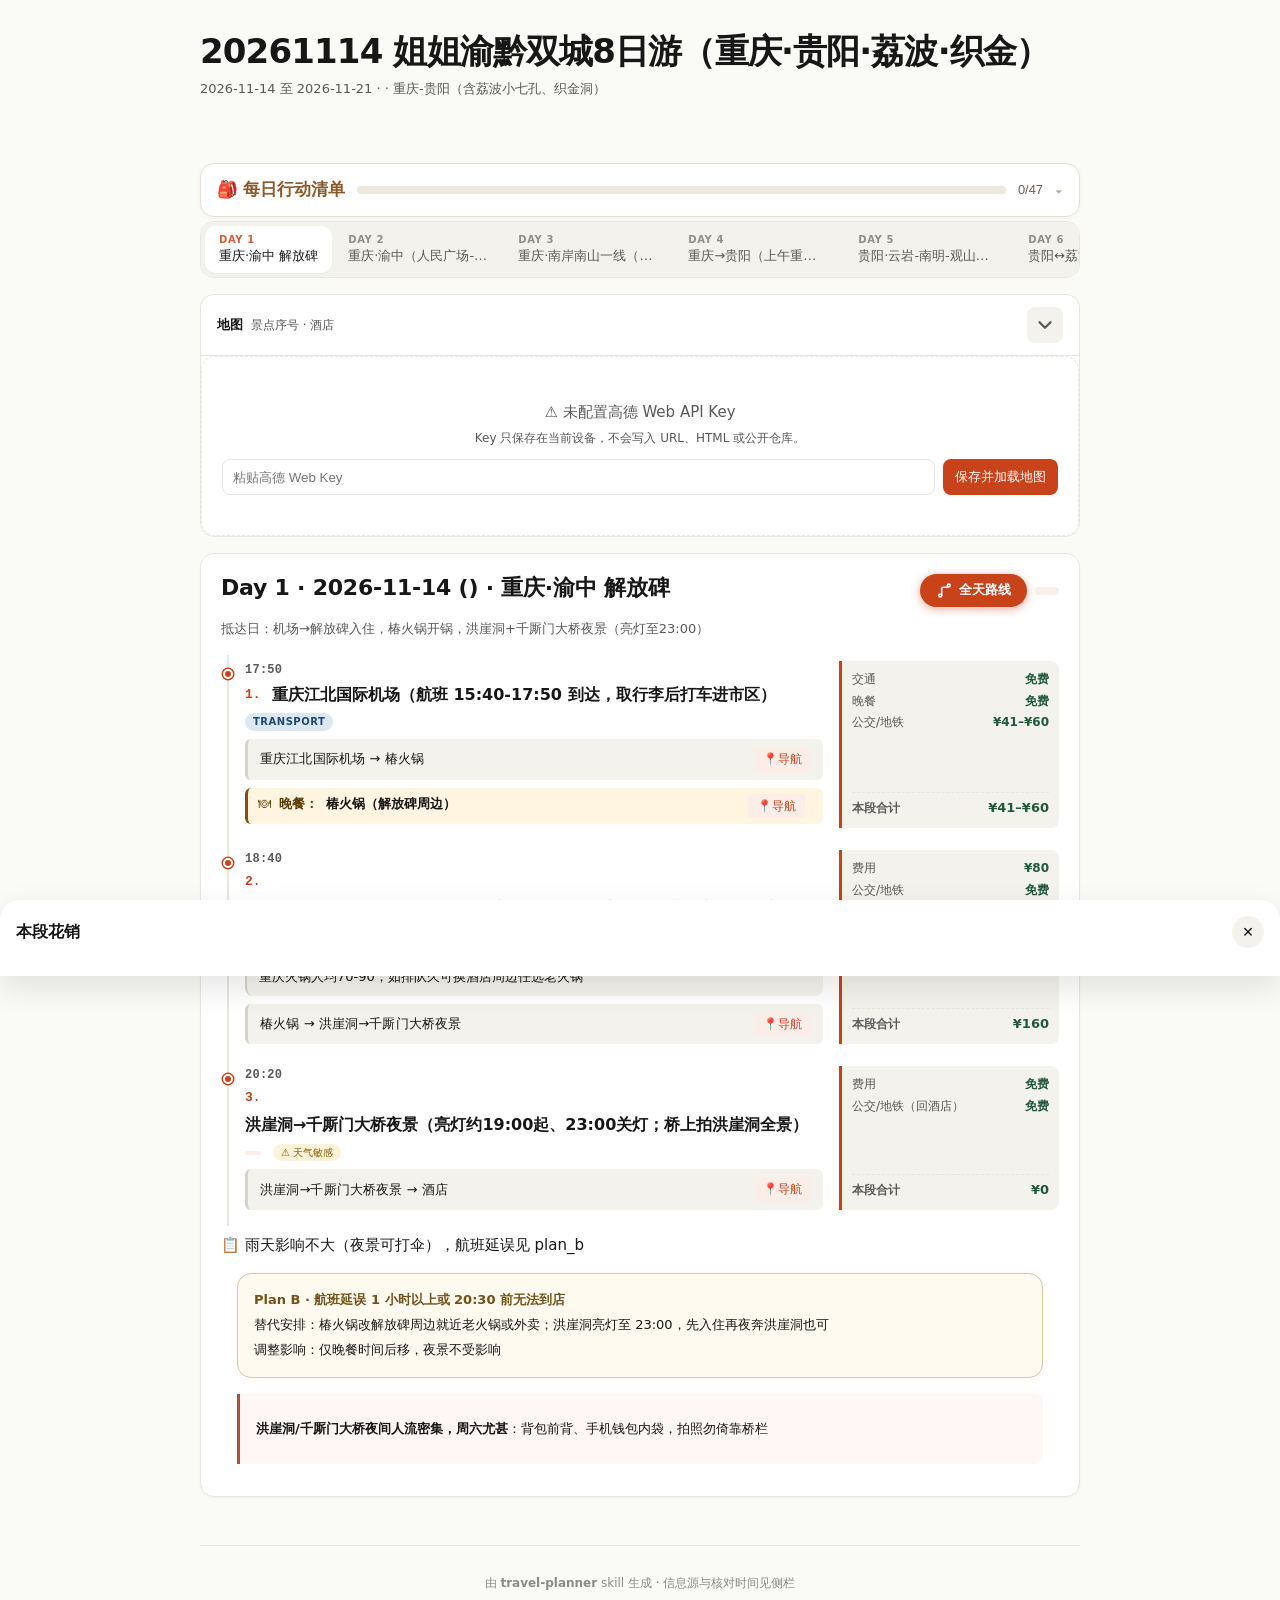
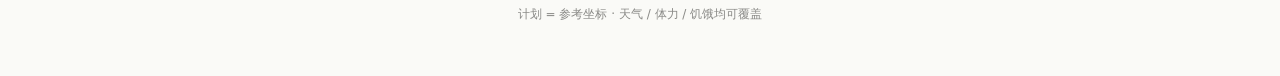
<file: 20261114-yuqian-23837dcb/index.html>
<!doctype html>
<html lang="zh-CN">
<head>
  <meta charset="utf-8">
  <meta name="viewport" content="width=device-width, initial-scale=1, viewport-fit=cover">
  <title>20261114 姐姐渝黔双城8日游（重庆·贵阳·荔波·织金） · 2026-11-14 至 2026-11-21</title>
  <style>
    /* ===== 基础 ===== */
    *, *::before, *::after { box-sizing: border-box; }
    :root {
      /* 颜色（WCAG AA 校验过：accent 在浅底上对比度 4.7，深底 5.2） */
      --bg: #fafaf7;
      --bg-elevated: #ffffff;
      --bg-soft: #f4f2ec;
      --fg: #171717;
      --fg-muted: #595959;        /* 提深以保 AA 对比 */
      --fg-subtle: #8a8a87;
      --line: #e8e6e0;
      --line-strong: #d6d3cc;
      --accent: #c8421a;           /* 比原 #d4451b 深一档，AA 通过 */
      --accent-hover: #a83512;
      --accent-soft: #fbeee8;
      --shadow-sm: 0 1px 2px rgba(0,0,0,0.04);
      --shadow-md: 0 2px 8px rgba(0,0,0,0.06);
      --shadow-lg: 0 12px 32px rgba(0,0,0,0.10);
      --radius-sm: 8px;
      --radius: 14px;
      --radius-lg: 20px;
      /* 交通方式颜色 */
      --c-walk: #2d7a4a;
      --c-transit: #1f6feb;
      --c-drive: #c0392b;
      --c-bike: #e67e22;
      /* 间距栅格（4 / 8 基准） */
      --sp-1: 4px;
      --sp-2: 8px;
      --sp-3: 12px;
      --sp-4: 16px;
      --sp-5: 20px;
      --sp-6: 24px;
      --sp-8: 32px;
      --sp-10: 40px;
      /* 字号 scale（移动端 ≥16px 防 iOS 缩放） */
      --fs-xs: 12px;
      --fs-sm: 13px;
      --fs-base: 15px;     /* 桌面正文 */
      --fs-md: 16px;       /* 移动端正文下界 */
      --fs-lg: 18px;
      --fs-xl: 22px;
      --fs-2xl: 28px;
      --fs-3xl: 34px;
    }
    @media (prefers-color-scheme: dark) {
      :root {
        --bg: #0f1011;
        --bg-elevated: #1a1b1d;
        --bg-soft: #232427;
        --fg: #f2f2f0;
        --fg-muted: #b0b0ae;
        --fg-subtle: #7a7a78;
        --line: #2a2b2d;
        --line-strong: #3a3b3d;
        --accent: #ff7a55;
        --accent-hover: #ff9276;
        --accent-soft: #2a1f1a;
        --shadow-md: 0 2px 8px rgba(0,0,0,0.4);
        --shadow-lg: 0 12px 32px rgba(0,0,0,0.5);
        --c-walk: #4ca870;
        --c-transit: #5a96ff;
        --c-drive: #ff7560;
        --c-bike: #ffb05c;
      }
    }
    html, body { margin: 0; padding: 0; }
    body {
      font-family: "Inter", -apple-system, BlinkMacSystemFont, "PingFang SC", "Hiragino Sans GB", "Microsoft YaHei", "Segoe UI", system-ui, sans-serif;
      background: var(--bg);
      color: var(--fg);
      font-size: var(--fs-base);
      line-height: 1.55;
      -webkit-font-smoothing: antialiased;
      -moz-osx-font-smoothing: grayscale;
      text-rendering: optimizeLegibility;
    }
    .wrap {
      max-width: 920px;
      margin: 0 auto;
      padding: var(--sp-6) var(--sp-5) calc(var(--sp-10) + env(safe-area-inset-bottom, 0px));
    }

    /* ===== Skip Link（无障碍） ===== */
    .skip-link {
      position: absolute;
      top: -40px;
      left: 16px;
      background: var(--accent);
      color: white;
      padding: 8px 16px;
      border-radius: var(--radius-sm);
      text-decoration: none;
      font-size: 14px;
      z-index: 200;
      transition: top 0.2s;
    }
    .skip-link:focus { top: 16px; }

    /* ===== Validation Banner（v1.1.0 新增，代码级硬约束）===== */
    #validation-banner {
      margin: 0 0 var(--sp-4);
      padding: var(--sp-3) var(--sp-4);
      border-radius: var(--radius);
      font-size: var(--fs-sm);
      line-height: 1.5;
      display: none;
    }
    #validation-banner.show { display: block; }
    #validation-banner.banner-missing {
      background: #fef2f2;
      border: 1px solid #fca5a5;
      color: #991b1b;
    }
    @media (prefers-color-scheme: dark) {
      #validation-banner.banner-missing {
        background: #2a0e0e;
        border-color: #7f1d1d;
        color: #fecaca;
      }
    }
    #validation-banner.banner-warn {
      background: #fefce8;
      border: 1px solid #fde047;
      color: #854d0e;
    }
    @media (prefers-color-scheme: dark) {
      #validation-banner.banner-warn {
        background: #2a1f0a;
        border-color: #713f12;
        color: #fef08a;
      }
    }
    #validation-banner.banner-pass {
      background: #f0fdf4;
      border: 1px solid #86efac;
      color: #166534;
    }
    @media (prefers-color-scheme: dark) {
      #validation-banner.banner-pass {
        background: #0a2a14;
        border-color: #14532d;
        color: #bbf7d0;
      }
    }
    #validation-banner .vb-title {
      font-weight: 600;
      margin-bottom: var(--sp-1);
    }
    #validation-banner .vb-rules {
      font-size: var(--fs-xs);
      margin-top: var(--sp-2);
      font-family: ui-monospace, SFMono-Regular, Menlo, monospace;
    }
    #validation-banner .vb-rules li {
      list-style: none;
      padding: 2px 0;
    }
    #validation-banner .vr-phase {
      display: inline-block;
      font-size: var(--fs-xs);
      padding: 2px 8px;
      border-radius: 6px;
      background: var(--surface-2);
      margin-left: 6px;
      color: var(--fg-muted);
    }
    #validation-banner .vb-detail-btn {
      margin-top: var(--sp-2);
      font-size: var(--fs-xs);
      color: inherit;
      background: transparent;
      border: 1px solid currentColor;
      padding: 4px 10px;
      border-radius: 4px;
      cursor: pointer;
      font-family: inherit;
    }

    /* ===== Validation Report Section（页面底部折叠区）===== */
    details#validation-report-section {
      margin: var(--sp-8) 0 var(--sp-4);
      padding: var(--sp-4);
      background: var(--bg-soft);
      border-radius: var(--radius);
    }
    details#validation-report-section > summary {
      cursor: pointer;
      font-weight: 600;
      font-size: var(--fs-sm);
      color: var(--fg-muted);
      list-style: none;
    }
    details#validation-report-section > summary::before {
      content: "▸ ";
      display: inline-block;
      transition: transform 0.15s;
    }
    details#validation-report-section[open] > summary::before {
      content: "▾ ";
    }
    details#validation-report-section .vr-rule {
      display: grid;
      grid-template-columns: 36px 1fr;
      gap: var(--sp-2);
      padding: var(--sp-2) 0;
      border-top: 1px solid var(--line);
      font-size: var(--fs-sm);
    }
    details#validation-report-section .vr-rule:first-of-type {
      border-top: 0;
    }
    details#validation-report-section .vr-status {
      font-family: ui-monospace, SFMono-Regular, Menlo, monospace;
    }
    details#validation-report-section .vr-source {
      font-size: var(--fs-xs);
      color: var(--fg-subtle);
      margin-left: var(--sp-2);
    }
    details#validation-report-section .vr-source.script {
      color: #166534;
    }
    @media (prefers-color-scheme: dark) {
      details#validation-report-section .vr-source.script { color: #86efac; }
    }

    /* ===== Header ===== */
    header.hero {
      padding: var(--sp-2) 0 var(--sp-6);
      margin-bottom: var(--sp-6);
    }
    header.hero h1 {
      font-size: clamp(var(--fs-2xl), 5vw, var(--fs-3xl));
      line-height: 1.15;
      margin: 0 0 var(--sp-2);
      letter-spacing: -0.025em;
      font-weight: 700;
    }
    header.hero .meta {
      margin: 0 0 var(--sp-4);
      color: var(--fg-muted);
      font-size: var(--fs-sm);
      display: flex;
      flex-wrap: wrap;
      gap: var(--sp-2) var(--sp-3);
    }
    header.hero .summary {
      margin: 0;
      font-size: var(--fs-base);
      line-height: 1.6;
      color: var(--fg);
      background: var(--accent-soft);
      padding: var(--sp-4) var(--sp-5);
      border-radius: var(--radius);
      border-left: 3px solid var(--accent);
    }

    /* ===== Drawer 触发按钮（FAB 风格，移动端触控 ≥44px） ===== */
    .drawer-toggle {
      position: fixed;
      top: calc(var(--sp-5) + env(safe-area-inset-top, 0px));
      right: var(--sp-5);
      z-index: 90;
      display: inline-flex;
      align-items: center;
      gap: var(--sp-2);
      /* 保证触控目标 ≥ 44px */
      min-height: 44px;
      padding: 10px 18px 10px 14px;
      background: var(--bg-elevated);
      color: var(--fg);
      border: 1px solid var(--line);
      border-radius: 100px;
      box-shadow: var(--shadow-md);
      cursor: pointer;
      font-family: inherit;
      font-size: var(--fs-sm);
      font-weight: 500;
      transition: all 0.2s ease;
      user-select: none;
      -webkit-tap-highlight-color: transparent;
    }
    .drawer-toggle:hover {
      border-color: var(--accent);
      background: var(--accent-soft);
      transform: translateY(-1px);
      box-shadow: var(--shadow-lg);
    }
    .drawer-toggle:focus-visible {
      outline: 2px solid var(--accent);
      outline-offset: 2px;
    }
    .drawer-toggle:active { transform: translateY(0); }
    .drawer-toggle svg { width: 18px; height: 18px; flex-shrink: 0; }
    .drawer-toggle .badge {
      background: var(--accent);
      color: white;
      font-size: 10px;
      font-weight: 700;
      padding: 1px 7px;
      border-radius: 10px;
      min-width: 18px;
      text-align: center;
    }
    @media (max-width: 480px) {
      .drawer-toggle {
        top: calc(var(--sp-4) + env(safe-area-inset-top, 0px));
        right: var(--sp-4);
      }
      .drawer-toggle .label { display: none; }
    }
    /* 个人定制：隐藏「行程信息」悬浮按钮——手机端占位，行程信息已由每日清单承载（specificity 高于 900px 断点的强制显示） */

    /* ===== Drawer Backdrop ===== */
    .drawer-backdrop {
      position: fixed;
      inset: 0;
      background: rgba(0, 0, 0, 0.4);
      backdrop-filter: blur(2px);
      -webkit-backdrop-filter: blur(2px);
      opacity: 0;
      pointer-events: none;
      transition: opacity 0.25s ease;
      z-index: 99;
    }
    .drawer-backdrop.open {
      opacity: 1;
      pointer-events: auto;
    }

    /* ===== Drawer 抽屉 ===== */
    .drawer {
      position: fixed;
      top: 0;
      right: 0;
      width: min(420px, 90vw);
      height: 100vh;
      height: 100dvh;
      background: var(--bg);
      border-left: 1px solid var(--line);
      box-shadow: var(--shadow-lg);
      transform: translateX(100%);
      transition: transform 0.3s cubic-bezier(0.4, 0, 0.2, 1);
      z-index: 100;
      display: flex;
      flex-direction: column;
      overflow: hidden;
    }
    .drawer.open { transform: translateX(0); }
    @media (min-width: 900px) {
      .drawer-toggle { display: inline-flex !important; }   /* 让用户在 desktop 也能控制 drawer */
      .drawer { transform: translateX(100%); }              /* desktop 默认隐藏 */
      .drawer.open, .drawer.expanded {
        transform: translateX(0);
        width: 360px;
        box-shadow: var(--shadow-lg);                        /* 改：drawer 浮在右侧，wrap 不被挤压；阴影视觉分隔 */
      }
      .drawer.expanded .drawer-close { display: inline-flex; }   /* desktop expanded 也显示 close 按钮（toggle 被 drawer 遮挡时作为关闭入口）*/
      .drawer.open .drawer-close { display: inline-flex; }  /* mobile-style close works */
      /* 改：drawer 浮在右侧，wrap 不被挤压（不设 margin-right） */
    }
    .drawer-header {
      display: flex;
      justify-content: space-between;
      align-items: center;
      padding: calc(var(--sp-5) + env(safe-area-inset-top, 0px)) var(--sp-5) var(--sp-4);
      border-bottom: 1px solid var(--line);
      flex-shrink: 0;
      background: var(--bg-elevated);
    }
    .drawer-header h2 {
      margin: 0;
      font-size: var(--fs-md);
      font-weight: 600;
    }
    .drawer-close {
      background: transparent;
      border: none;
      /* 触控 ≥44px */
      min-width: 44px;
      min-height: 44px;
      padding: var(--sp-2);
      border-radius: var(--radius-sm);
      cursor: pointer;
      color: var(--fg-muted);
      display: inline-flex;
      align-items: center;
      justify-content: center;
      transition: all 0.15s ease;
      font-family: inherit;
      -webkit-tap-highlight-color: transparent;
    }
    .drawer-close:hover {
      background: var(--bg-soft);
      color: var(--fg);
    }
    .drawer-close:focus-visible {
      outline: 2px solid var(--accent);
      outline-offset: 2px;
    }
    .drawer-close svg { width: 20px; height: 20px; }
    .drawer-body {
      flex: 1;
      overflow-y: auto;
      padding: var(--sp-5);
      scrollbar-width: thin;
      -webkit-overflow-scrolling: touch;
    }
    .drawer-body::-webkit-scrollbar { width: 6px; }
    .drawer-body::-webkit-scrollbar-thumb { background: var(--line); border-radius: 3px; }
    .drawer-body section { margin-bottom: var(--sp-6); }
    .drawer-body section:last-child { margin-bottom: 0; }
    .drawer-body h3 {
      margin: 0 0 var(--sp-3);
      font-size: 11px;
      font-weight: 600;
      letter-spacing: 0.08em;
      text-transform: uppercase;
      color: var(--fg-subtle);
      display: flex;
      align-items: center;
      gap: var(--sp-2);
    }
    .drawer-body h3 svg { width: 14px; height: 14px; }
    .drawer-body h3 .count {
      margin-left: auto;
      background: var(--bg-soft);
      color: var(--fg-muted);
      padding: 2px 8px;
      border-radius: 10px;
      font-size: 10px;
      font-weight: 500;
      letter-spacing: 0;
      text-transform: none;
    }

    /* ===== Hotel card ===== */
    .drawer .hotel-card {
      background: var(--bg-elevated);
      border: 1px solid var(--line);
      border-radius: var(--radius);
      padding: var(--sp-4);
    }
    .drawer .hotel-card h4 { margin: 0 0 4px; font-size: var(--fs-md); font-weight: 600; }
    .drawer .hotel-card .address { margin: 0 0 var(--sp-2); color: var(--fg-muted); font-size: var(--fs-xs); }
    .drawer .hotel-card .why { margin: 0 0 var(--sp-3); font-size: var(--fs-sm); line-height: 1.6; }
    .drawer .hotel-commute { margin-top: var(--sp-3); padding-top: var(--sp-3); border-top: 1px dashed var(--line); }
    .drawer .hotel-commute summary { cursor: pointer; font-size: var(--fs-xs); color: var(--fg-muted); user-select: none; min-height: 36px; display: inline-flex; align-items: center; padding: 4px 0; }
    .drawer .hotel-commute ul { margin: var(--sp-2) 0 0; padding-left: 18px; font-size: var(--fs-xs); color: var(--fg-muted); }

    /* ===== Drawer links（移动端触控 ≥44px） ===== */
    .drawer .links { display: flex; gap: var(--sp-2); flex-wrap: wrap; }
    .drawer .links a {
      font-size: var(--fs-xs);
      min-height: 36px;
      padding: 8px 14px;
      display: inline-flex;
      align-items: center;
      border: 1px solid var(--line);
      border-radius: 100px;
      text-decoration: none;
      color: var(--fg);
      background: var(--bg);
      transition: all 0.15s ease;
    }
    .drawer .links a:hover {
      background: var(--accent);
      color: white;
      border-color: var(--accent);
    }
    .drawer .links a:focus-visible {
      outline: 2px solid var(--accent);
      outline-offset: 2px;
    }

    /* ===== Drawer 列表（prebook / hotel commute 等） ===== */
    .drawer-list { list-style: none; padding: 0; margin: 0; }
    .drawer-list li {
      padding: var(--sp-3) 0;
      border-bottom: 1px solid var(--line);
    }
    .drawer-list li:last-child { border-bottom: none; }
    .drawer-list .item-title {
      display: block;
      font-weight: 600;
      font-size: var(--fs-sm);
      margin-bottom: 2px;
    }
    .drawer-list .item-title a {
      color: var(--fg);
      text-decoration: none;
    }
    .drawer-list .item-title a:hover {
      color: var(--accent);
      text-decoration: underline;
    }
    .drawer-list .item-deadline {
      color: var(--accent);
      font-size: var(--fs-xs);
      margin-left: var(--sp-2);
      font-weight: 500;
    }
    .drawer-list .item-meta {
      display: block;
      color: var(--fg-muted);
      font-size: var(--fs-xs);
      line-height: 1.5;
      margin-top: 2px;
    }
    .drawer-list .item-cta {
      color: var(--accent);
      font-weight: 500;
    }
    .item-badges {
      display: flex;
      flex-wrap: wrap;
      gap: 4px;
      margin-top: 4px;
    }
    .item-badge {
      display: inline-flex;
      align-items: center;
      padding: 2px 7px;
      border-radius: 999px;
      background: var(--accent-soft);
      color: var(--accent);
      font-size: 10px;
      font-weight: 700;
    }
    .item-badge.warning { background: #fff4db; color: #8a5500; }
    .item-badge.critical { background: #feeceb; color: #a42821; }
    .decision-card {
      margin: var(--sp-4);
      padding: var(--sp-4);
      border: 1px solid #d8c8a3;
      border-radius: var(--radius);
      background: #fffaf0;
      color: var(--fg);
      font-size: var(--fs-sm);
      line-height: 1.6;
    }
    .decision-card strong { color: #745117; }
    .decision-card p { margin: 4px 0 0; }
    .safety-card {
      margin: var(--sp-3) var(--sp-4) var(--sp-4);
      padding: var(--sp-3) var(--sp-4);
      border-left: 3px solid #b54a40;
      background: #fff7f6;
      border-radius: 0 var(--radius-sm) var(--radius-sm) 0;
      font-size: var(--fs-sm);
      line-height: 1.6;
    }

    /* ===== Weather card ===== */
    .weather-card {
      background: var(--accent-soft);
      border: 1px solid var(--line);
      border-radius: var(--radius);
      padding: var(--sp-3) var(--sp-4);
      font-size: var(--fs-sm);
      line-height: 1.6;
      color: var(--fg);
    }

    /* ===== Tabs：分段控件（移动端可横向滚动、sticky 吸顶） ===== */
    .tabs {
      display: flex;
      gap: 2px;
      overflow-x: auto;
      padding: var(--sp-1);
      scrollbar-width: thin;
      -webkit-overflow-scrolling: touch;
      margin-bottom: var(--sp-4);
      background: var(--bg-soft);
      border: 1px solid var(--line);
      border-radius: var(--radius);
      /* sticky 吸顶：滚动时贴在 hero 下方 */
      position: sticky;
      top: calc(var(--sp-2) + env(safe-area-inset-top, 0px));
      z-index: 50;
      backdrop-filter: blur(8px);
      -webkit-backdrop-filter: blur(8px);
    }
    .tabs::-webkit-scrollbar { height: 0; }
    .tab {
      flex-shrink: 0;
      /* 触控 ≥44px */
      min-height: 44px;
      padding: 8px 14px;
      border: none;
      background: transparent;
      border-radius: calc(var(--radius) - 4px);
      cursor: pointer;
      text-align: center;
      transition: all 0.15s ease;
      font-family: inherit;
      color: var(--fg-muted);
      min-width: 96px;
      display: flex;
      flex-direction: column;
      justify-content: center;
      gap: 2px;
      -webkit-tap-highlight-color: transparent;
    }
    .tab:hover {
      color: var(--fg);
    }
    .tab:focus-visible {
      outline: 2px solid var(--accent);
      outline-offset: -2px;
    }
    .tab.active {
      background: var(--bg-elevated);
      color: var(--fg);
      box-shadow: var(--shadow-sm);
      font-weight: 500;
    }
    .tab .tab-day {
      display: block;
      font-size: 10px;
      font-weight: 600;
      letter-spacing: 0.06em;
      text-transform: uppercase;
      opacity: 0.65;
    }
    .tab .tab-region {
      display: block;
      font-size: var(--fs-sm);
      font-weight: 500;
      white-space: nowrap;
      overflow: hidden;
      text-overflow: ellipsis;
      max-width: 140px;
    }
    .tab.active .tab-day { opacity: 0.85; color: var(--accent); }

    /* ===== Map ===== */
    .map-section {
      margin-bottom: var(--sp-4);
      border: 1px solid var(--line);
      border-radius: var(--radius);
      background: var(--bg-elevated);
      overflow: hidden;
    }
    .map-section-toggle {
      display: flex;
      align-items: center;
      gap: var(--sp-2);
      width: 100%;
      padding: var(--sp-3) var(--sp-4);
      border: none;
      background: transparent;
      cursor: pointer;
      font: inherit;
      color: var(--fg);
      min-height: 44px;
      text-align: left;
    }
    .map-section-toggle:hover { background: var(--bg-soft); }
    .map-section-toggle:focus-visible {
      outline: 2px solid var(--accent);
      outline-offset: -2px;
    }
    .map-section-title {
      font-size: var(--fs-sm);
      font-weight: 600;
    }
    .map-section-hint {
      font-size: var(--fs-xs);
      color: var(--fg-muted);
    }
    .map-section-chevron {
      margin-left: auto;
      display: inline-flex;
      align-items: center;
      justify-content: center;
      width: 36px;
      height: 36px;
      border-radius: 8px;
      color: var(--fg-muted);
      background: var(--bg-soft);
      flex-shrink: 0;
      transition: transform 0.35s cubic-bezier(0.4, 0, 0.2, 1), background 0.2s, color 0.2s;
    }
    .map-section-toggle:hover .map-section-chevron {
      color: var(--accent);
      background: var(--accent-soft);
    }
    .map-section-chevron svg {
      width: 22px;
      height: 22px;
      display: block;
    }
    .map-section.is-collapsed .map-section-chevron {
      transform: rotate(180deg);
    }
    .map-panel {
      display: grid;
      grid-template-rows: 1fr;
      transition: grid-template-rows 0.35s cubic-bezier(0.4, 0, 0.2, 1);
      border-top: 1px solid var(--line);
    }
    .map-section.is-collapsed .map-panel {
      grid-template-rows: 0fr;
      border-top-color: transparent;
    }
    .map-panel-inner {
      overflow: hidden;
      min-height: 0;
    }
    #map {
      width: 100%;
      height: 460px;
      border: none;
      border-radius: 0;
      overflow: hidden;
      touch-action: pan-x pan-y;
    }
    @media (max-width: 600px) {
      #map { height: 320px; }
    }
    .map-fallback {
      padding: 40px 20px;
      text-align: center;
      background: var(--bg-elevated);
      border: 1px dashed var(--line);
      border-radius: var(--radius);
      color: var(--fg-muted);
    }
    .map-fallback p { margin: 4px 0; }
    .map-fallback .hint { font-size: 12px; }
    .map-key-form { display: flex; gap: 8px; margin-top: 12px; }
    .map-key-form input {
      min-width: 0;
      flex: 1;
      padding: 9px 10px;
      border: 1px solid var(--line);
      border-radius: 8px;
      background: var(--paper);
      color: var(--ink);
    }
    .map-key-form button {
      border: 0;
      border-radius: 8px;
      padding: 9px 12px;
      background: var(--accent);
      color: #fff;
      cursor: pointer;
    }

    /* ===== Day Card ===== */
    .day-card {
      background: var(--bg-elevated);
      border: 1px solid var(--line);
      border-radius: var(--radius);
      padding: var(--sp-5) var(--sp-5) var(--sp-4);
      box-shadow: var(--shadow-sm);
      margin-top: var(--sp-4);
    }
    .day-card > header {
      display: flex;
      justify-content: space-between;
      align-items: flex-start;
      gap: var(--sp-3);
      margin-bottom: var(--sp-3);
      flex-wrap: wrap;
    }
    .day-card > header h3 {
      margin: 0;
      font-size: var(--fs-xl);
      line-height: 1.3;
      font-weight: 600;
      letter-spacing: -0.01em;
    }
    .day-card > header .day-header-actions {
      display: flex;
      align-items: center;
      gap: var(--sp-2);
      flex-wrap: wrap;
    }
    .day-card > header .day-route-btn {
      display: inline-flex;
      align-items: center;
      justify-content: center;
      gap: 6px;
      font-size: var(--fs-sm);
      color: #fff;
      background: var(--accent);
      border: none;
      padding: 8px 16px;
      border-radius: 100px;
      white-space: nowrap;
      font-weight: 600;
      cursor: pointer;
      line-height: 1.3;
      box-shadow: 0 2px 10px color-mix(in srgb, var(--accent) 45%, transparent);
      transition: background 0.2s ease, transform 0.15s ease, box-shadow 0.2s ease;
      -webkit-tap-highlight-color: transparent;
    }
    .day-card > header .day-route-btn svg {
      width: 17px;
      height: 17px;
      flex-shrink: 0;
    }
    .day-card > header .day-route-btn:hover {
      background: var(--accent-hover);
      transform: translateY(-1px);
      box-shadow: var(--shadow-md);
    }
    .day-card > header .day-route-btn:active {
      transform: translateY(0);
    }
    .day-card > header .day-route-btn:focus-visible {
      outline: 2px solid var(--accent);
      outline-offset: 2px;
    }
    @media (max-width: 600px) {
      .day-card > header .day-header-actions {
        width: 100%;
      }
      .day-card > header .day-route-btn {
        flex: 1;
        padding: 10px 16px;
        font-size: var(--fs-md);
      }
    }
    .day-card > header .weather {
      font-size: var(--fs-xs);
      color: var(--accent);
      background: var(--accent-soft);
      padding: 4px 12px;
      border-radius: 100px;
      /* 长天气提示（如 D2/D5 30+ 字）在窄屏 nowrap 会撑破卡片叠压相邻元素——允许换行 */
      white-space: normal;
      line-height: 1.5;
      max-width: 100%;
      overflow-wrap: anywhere;
      font-weight: 500;
    }
    .day-card .theme {
      font-size: var(--fs-sm);
      color: var(--fg-muted);
      margin: 0 0 var(--sp-4);
      line-height: 1.55;
    }

    /* ===== Timeline ===== */
    ol.timeline {
      list-style: none;
      padding: 0;
      margin: 0;
      border-left: 2px solid var(--line);
      margin-left: 6px;
    }
    ol.timeline li.time-block {
      position: relative;
      padding: 6px 0 var(--sp-4) var(--sp-4);
    }
    ol.timeline li.time-block::before {
      content: "";
      position: absolute;
      left: -6px;
      top: 14px;
      width: 10px;
      height: 10px;
      border-radius: 50%;
      background: var(--accent);
      border: 2px solid var(--bg-elevated);
      box-shadow: 0 0 0 1.5px var(--accent);
    }
    ol.timeline time {
      font-family: ui-monospace, SFMono-Regular, Menlo, monospace;
      font-size: var(--fs-xs);
      color: var(--fg-muted);
      font-weight: 600;
      letter-spacing: 0.02em;
    }
    ol.timeline .slot-num {
      font-family: ui-monospace, SFMono-Regular, Menlo, monospace;
      font-size: var(--fs-sm);
      font-weight: 700;
      color: var(--accent);
      margin-right: 0.25em;
    }
    .drawer .hotel-card .hotel-emoji {
      display: inline-block;
      font-size: 22px;
      margin-right: 4px;
      vertical-align: -3px;
    }
    .place h4 {
      margin: 4px 0 6px;
      font-size: var(--fs-md);
      font-weight: 600;
      line-height: 1.35;
      display: flex;
      align-items: center;
      gap: var(--sp-2);
      flex-wrap: wrap;
    }
    .place .cat {
      font-size: 10px;
      font-weight: 600;
      padding: 2px 8px;
      border-radius: 100px;
      background: var(--accent-soft);
      color: var(--accent);
      text-transform: uppercase;
      letter-spacing: 0.05em;
    }
    .place .cat.food { background: #fff5e0; color: #8a4d00; }
    .place .cat.scenery { background: #e2efe7; color: #1f5a3a; }
    .place .cat.culture { background: #ede4f5; color: #4f2a82; }
    .place .cat.shopping { background: #fbe2e9; color: #96223f; }
    .place .cat.hotel { background: #e6e9ee; color: #3a4150; }
    .place .cat.transport { background: #dde7f0; color: #1e4a72; }
    .place .weather-sensitive {
      display: inline-block;
      font-size: 10px;
      font-weight: 500;
      color: #8a5a00;
      background: #fdf3da;
      padding: 2px 8px;
      border-radius: 100px;
      margin-left: 4px;
    }
    .place p {
      margin: 4px 0;
      font-size: var(--fs-base);
      line-height: 1.55;
    }
    .place .why { color: var(--fg-muted); font-size: var(--fs-sm); line-height: 1.55; }
    .place .note {
      background: var(--bg-soft);
      padding: var(--sp-2) var(--sp-3);
      border-radius: var(--radius-sm);
      font-size: var(--fs-sm);
      line-height: 1.55;
      border-left: 2px solid var(--line-strong);
    }

    /* ===== Next-leg & meal-leg inside POI card（v2.0.0 融合时间轴）===== */
    ol.timeline li.hotel-leg-block .time-block-main { padding-top: 4px; }
    ol.timeline li.time-block .next-leg {
      display: flex;
      align-items: center;
      gap: var(--sp-2);
      margin-top: var(--sp-2);
      padding: 8px 12px;
      background: var(--bg-soft);
      border-radius: 6px;
      font-size: var(--fs-sm);
      color: var(--fg);
      border-left: 3px solid var(--line-strong);
      flex-wrap: wrap;
    }
    ol.timeline li.time-block .next-leg .next-leg-route {
      flex: 1 1 auto;
      min-width: 0;
      font-weight: 500;
      letter-spacing: 0.01em;
    }
    ol.timeline li.time-block .next-leg .next-leg-nav {
      font-size: var(--fs-xs);
      color: var(--accent);
      text-decoration: none;
      font-weight: 500;
      padding: 2px 8px;
      border: 1px solid var(--accent-soft);
      border-radius: 4px;
      background: var(--accent-soft);
      margin-left: var(--sp-1);
    }
    ol.timeline li.time-block .next-leg .next-leg-nav:hover { text-decoration: underline; }

    ol.timeline li.time-block .meal-leg {
      display: flex;
      flex-wrap: wrap;
      align-items: baseline;
      gap: var(--sp-1) var(--sp-2);
      margin-top: var(--sp-2);
      padding: 6px 10px;
      background: #fff5e0;
      border-left: 3px solid #8a4d00;
      border-radius: 6px;
      font-size: var(--fs-sm);
      color: #5a3a00;
    }
    ol.timeline li.time-block .meal-leg .meal-leg-icon { flex-shrink: 0; }
    ol.timeline li.time-block .meal-leg .meal-leg-label {
      font-weight: 600;
      color: #5a3a00;
    }
    ol.timeline li.time-block .meal-leg .meal-leg-name {
      font-weight: 600;
      color: var(--fg);
    }
    ol.timeline li.time-block .meal-leg .meal-leg-why {
      color: var(--fg-muted);
    }
    ol.timeline li.time-block .meal-leg .meal-leg-alt {
      color: var(--fg-muted);
      font-size: var(--fs-xs);
      padding-left: var(--sp-2);
      border-left: 1px dashed var(--line);
    }
    ol.timeline li.time-block .meal-leg .meal-nav {
      margin-left: auto;
      flex-shrink: 0;
      align-self: center;
      font-size: var(--fs-xs);
      color: var(--accent);
      text-decoration: none;
      font-weight: 500;
      padding: 2px 8px;
      border: 1px solid var(--accent-soft);
      border-radius: 4px;
      background: var(--accent-soft);
    }
    @media (prefers-color-scheme: dark) {
      ol.timeline li.time-block .meal-leg {
        background: #2a1f0a;
        color: #fef08a;
        border-left-color: #d4a52e;
      }
      ol.timeline li.time-block .meal-leg .meal-leg-label { color: #fef08a; }
      ol.timeline li.time-block .meal-leg .meal-leg-name { color: #fef3c7; }
    }

    /* ===== 段花销批注（v2.2.0） ===== */
    .time-block-grid {
      display: grid;
      grid-template-columns: 1fr 220px;
      gap: 16px;
      align-items: stretch;
    }
    .time-block-main { min-width: 0; }
    .time-row {
      display: flex;
      align-items: center;
      justify-content: space-between;
      gap: var(--sp-2);
    }
    .cost-margin {
      display: flex;
      flex-direction: column;
      min-height: 100%;
    }
    .cost-margin-card {
      flex: 1;
      display: flex;
      flex-direction: column;
      background: var(--bg-soft);
      border-left: 3px solid var(--accent);
      border-radius: 0 var(--radius-sm) var(--radius-sm) 0;
      padding: 8px 10px;
      font-size: var(--fs-xs);
      line-height: 1.45;
      min-height: 100%;
    }
    .cost-line {
      display: flex;
      justify-content: space-between;
      align-items: baseline;
      gap: 8px;
      padding: 2px 0;
    }
    .cost-line-label {
      color: var(--fg-muted);
      flex: 1;
      min-width: 0;
    }
    .cost-line-amount {
      font-weight: 600;
      color: #1f5a3a;
      white-space: nowrap;
      font-size: var(--fs-xs);
    }
    .cost-line-total {
      border-top: 1px dashed var(--line);
      margin-top: auto;
      padding-top: 6px;
      font-weight: 700;
    }
    .cost-line-total .cost-line-amount { font-size: var(--fs-sm); }
    .cost-line-missing .cost-line-amount { color: #b91c1c; font-weight: 500; }
    .cost-user-input {
      width: 76px;
      padding: 3px 6px;
      font-size: var(--fs-xs);
      border: 1px solid var(--line-strong);
      border-radius: 6px;
      background: var(--bg-elevated);
      text-align: right;
    }
    .cost-pill {
      display: none;
      align-items: center;
      flex-shrink: 0;
      padding: 2px 10px;
      border: 1px solid #c5e0d4;
      border-radius: 100px;
      background: #f0f7f4;
      color: #1f5a3a;
      font-size: 11px;
      font-weight: 700;
      cursor: pointer;
      font-family: inherit;
    }
    .cost-pill:hover { background: #e2f0ea; }
    .cost-margin-toggle {
      display: none;
      width: 100%;
      align-items: center;
      justify-content: space-between;
      gap: 8px;
      padding: 8px 12px;
      margin-top: var(--sp-2);
      border: 1px solid var(--line);
      border-radius: var(--radius-sm);
      background: var(--bg-soft);
      font-size: var(--fs-xs);
      font-weight: 600;
      color: var(--fg);
      cursor: pointer;
      font-family: inherit;
    }
    .cost-margin-toggle .toggle-chevron { transition: transform 0.2s; }
    .cost-margin.is-expanded .toggle-chevron { transform: rotate(180deg); }
    .cost-sheet-backdrop {
      position: fixed;
      inset: 0;
      background: rgba(0,0,0,0.4);
      z-index: 200;
      opacity: 0;
      pointer-events: none;
      transition: opacity 0.2s;
    }
    .cost-sheet-backdrop.open {
      opacity: 1;
      pointer-events: auto;
    }
    .cost-sheet {
      position: fixed;
      left: 0;
      right: 0;
      bottom: 0;
      z-index: 201;
      max-height: 70vh;
      background: var(--bg-elevated);
      border-radius: var(--radius-lg) var(--radius-lg) 0 0;
      box-shadow: var(--shadow-lg);
      transform: translateY(100%);
      transition: transform 0.25s ease;
      padding: var(--sp-4) var(--sp-4) calc(var(--sp-4) + env(safe-area-inset-bottom, 0px));
      overflow-y: auto;
    }
    .cost-sheet.open { transform: translateY(0); }
    .cost-sheet-header {
      display: flex;
      justify-content: space-between;
      align-items: center;
      margin-bottom: var(--sp-3);
    }
    .cost-sheet-header h3 {
      margin: 0;
      font-size: var(--fs-md);
    }
    .cost-sheet-close {
      border: none;
      background: var(--bg-soft);
      border-radius: 100px;
      width: 32px;
      height: 32px;
      cursor: pointer;
      font-size: 18px;
      line-height: 1;
    }
    @media (prefers-color-scheme: dark) {
      .cost-line-amount { color: #86efac; }
      .cost-pill { background: #1a2e24; border-color: #2d5a45; color: #86efac; }
    }
    @media (max-width: 899px) {
      .time-block-grid { grid-template-columns: 1fr; gap: 0; align-items: start; }
      .cost-margin { grid-column: 1 / -1; min-height: 0; }
      .cost-margin-toggle { display: flex; }
      .cost-margin-card {
        flex: none;
        min-height: 0;
        border-left: none;
        border-top: 3px solid var(--accent);
        border-radius: var(--radius-sm);
        margin-top: 0;
      }
      .cost-line-total { margin-top: 4px; }
      .cost-margin:not(.is-expanded) .cost-margin-card { display: none; }
    }
    @media (max-width: 599px) {
      .cost-margin { display: none; }
      .cost-pill { display: inline-flex; }
    }

    /* ===== 抽屉花销汇总 ===== */
    .budget-card {
      background: var(--bg-elevated);
      border: 1px solid var(--line);
      border-radius: var(--radius);
      padding: var(--sp-3) var(--sp-4);
      font-size: var(--fs-sm);
    }
    .budget-card .budget-total-line {
      font-weight: 700;
      font-size: var(--fs-md);
      margin-bottom: var(--sp-2);
    }
    .budget-card .budget-row {
      display: flex;
      justify-content: space-between;
      gap: var(--sp-2);
      padding: 4px 0;
      border-bottom: 1px dashed var(--line);
      font-size: var(--fs-xs);
    }
    .budget-card .budget-row:last-child { border-bottom: none; }
    .budget-card .budget-disclaimer {
      margin-top: var(--sp-2);
      font-size: 11px;
      color: var(--fg-muted);
    }
    .budget-card.budget-fallback { border-color: #fbbf24; }

    /* ===== Footer ===== */
    footer.bottom {
      margin-top: 48px;
      padding-top: 16px;
      border-top: 1px solid var(--line);
      font-size: 12px;
      color: var(--fg-subtle);
      text-align: center;
    }
    footer.bottom a { color: var(--fg-subtle); }

    /* ===== 移动端综合断点 ===== */
    @media (max-width: 600px) {
      .wrap {
        padding: var(--sp-4) var(--sp-4) calc(var(--sp-10) + env(safe-area-inset-bottom, 0px));
      }
      header.hero { padding: 0 0 var(--sp-4); margin-bottom: var(--sp-4); }
      .day-card { padding: var(--sp-4) var(--sp-4) var(--sp-3); }
      .day-card > header h3 { font-size: var(--fs-lg); }
      ol.timeline li.time-block { padding: 4px 0 var(--sp-3) var(--sp-4); }
      .place h4 { font-size: 15px; }
      .tabs { top: var(--sp-2); }
    }

    /* ===== 减少动效（无障碍） ===== */
    @media (prefers-reduced-motion: reduce) {
      *, *::before, *::after {
        animation-duration: 0.01ms !important;
        animation-iteration-count: 1 !important;
        transition-duration: 0.01ms !important;
        scroll-behavior: auto !important;
      }
    }

    /* ===== 打印 ===== */
    @media print {
      .drawer, .drawer-toggle, .drawer-backdrop { display: none !important; }
      .tabs { display: none; }
      .day-card { page-break-after: always; }
      #map { display: none; }
    }
  </style>
  <link rel="stylesheet" href="styles.css">
</head>
<body>

  <a href="#main" class="skip-link">跳转到主内容</a>

  <div class="wrap">

    <!-- scripts/validate.py 是渲染前的权威校验入口；此隐藏节点预留给未来的页内报告。 -->
    <div id="validation-banner" role="status" aria-live="polite" hidden></div>

    <header class="hero">
      <h1>20261114 姐姐渝黔双城8日游（重庆·贵阳·荔波·织金）</h1>
      <p class="meta">2026-11-14 至 2026-11-21 ·  · 重庆-贵阳（含荔波小七孔、织金洞）</p>
    </header>

<style id="zx-checklist-style">
.zx-wrap{font-family:-apple-system,"PingFang SC",sans-serif;max-width:920px;margin:14px auto 4px;color:#2f2a24}
.zx-master{display:flex;align-items:center;gap:12px;background:#fff;border:1px solid #e8e0d3;border-radius:14px;padding:13px 16px;cursor:pointer;user-select:none;box-shadow:0 1px 4px rgba(0,0,0,.04)}
.zx-master:focus-visible{outline:2px solid #8a5a2b;outline-offset:2px}
.zx-m-title{font-weight:700;font-size:1.12em;color:#8a5a2b;flex:none}
.zx-m-bar{flex:1;height:8px;background:#efe9dd;border-radius:6px;overflow:hidden;min-width:60px}
.zx-m-bar>i{display:block;height:100%;width:0;background:linear-gradient(90deg,#c99b6a,#8a5a2b);transition:width .3s}
.zx-m-count{font-size:.86em;color:#6b6257;font-variant-numeric:tabular-nums;flex:none}
.zx-m-arrow{color:#b9a98f;transition:transform .25s;flex:none}
.zx-wrap.zx-open .zx-m-arrow{transform:rotate(180deg)}
.zx-cards{display:none;margin-top:10px}
.zx-wrap.zx-open .zx-cards{display:block}
.zx-sub{font-size:.82em;color:#8d8478;margin:0 0 12px}
.zx-card{background:#fff;border:1px solid #e8e0d3;border-radius:14px;margin:10px 0;overflow:hidden;box-shadow:0 1px 4px rgba(0,0,0,.04)}
.zx-head{display:flex;align-items:center;gap:8px;padding:13px 14px;cursor:pointer;user-select:none;flex-wrap:wrap}
.zx-badge{background:#8a5a2b;color:#fff;border-radius:8px;font-weight:700;font-size:.8em;padding:3px 9px}
.zx-date{font-weight:700;font-size:.92em}
.zx-theme{color:#6b6257;font-size:.85em;flex:1;min-width:120px}
.zx-hotel{background:#f4ede2;color:#7a5a33;border-radius:6px;font-size:.75em;padding:2px 8px}
.zx-prog{font-size:.78em;color:#8d8478;background:#f6f4f0;border-radius:6px;padding:2px 7px}
.zx-arrow{color:#b9a98f;transition:transform .25s}
.zx-card.zx-open .zx-arrow{transform:rotate(180deg)}
.zx-body{display:none;border-top:1px dashed #e8e2d8;padding:6px 14px 14px}
.zx-card.zx-open .zx-body{display:block}
.zx-item{display:flex;align-items:flex-start;gap:8px;padding:9px 4px;border-bottom:1px solid #f6f3ee;cursor:pointer;font-size:.94em;line-height:1.55}
.zx-item:last-of-type{border-bottom:none}
.zx-item input{width:19px;height:19px;margin-top:2px;accent-color:#8a5a2b;flex:none}
.zx-item input:checked~.zx-tx{color:#b3b3b3;text-decoration:line-through}
.zx-ic{flex:none;width:1.35em;text-align:center}
.zx-tx{flex:1}
.zx-tx b{color:#8a5a2b}
</style>

<div class="zx-wrap" id="zx-checklist">
<div class="zx-master" id="zx-master" role="button" tabindex="0" aria-expanded="false" aria-controls="zx-cards">
  <span class="zx-m-title">🎒 每日行动清单</span>
  <span class="zx-m-bar"><i id="zx-total-bar"></i></span>
  <span class="zx-m-count" id="zx-m-count">0/0</span>
  <span class="zx-m-arrow">▾</span>
</div>
<div class="zx-cards" id="zx-cards">
<div class="zx-sub">点日期行展开当天安排 · 勾选自动保存（本机浏览器）· 详细动线见下方各日卡片</div>
<div class="zx-card" id="zx-pre">
 <div class="zx-head" onclick="this.parentElement.classList.toggle('zx-open')">
   <span class="zx-badge">行前</span>
   <span class="zx-date">出发前</span>
   <span class="zx-theme">票务/住宿/装备</span>
   
   <span class="zx-prog" data-for="zx-pre">0/11</span>
   <span class="zx-arrow">▾</span>
 </div>
 <div class="zx-body"><div class="zx-items">
<label class="zx-item"><input type="checkbox" data-k="pre-0"><span class="zx-ic">🏨</span><span class="zx-tx">订<b>重庆解放碑</b>周边酒店 3 晚（11-14~17，11-01 前）</span></label>
<label class="zx-item"><input type="checkbox" data-k="pre-1"><span class="zx-ic">🏨</span><span class="zx-tx">订<b>贵阳黔灵东路/喷水池</b>一带酒店 4 晚（11-17~21，11-01 前）</span></label>
<label class="zx-item"><input type="checkbox" data-k="pre-2"><span class="zx-ic">🎫</span><span class="zx-tx">预售期起购 <b>G1768 贵阳北 10:47→黄山北</b>（¥620/人，11-06 前后尽快，周六班）</span></label>
<label class="zx-item"><input type="checkbox" data-k="pre-3"><span class="zx-ic">🎫</span><span class="zx-tx">购 <b>G3729 重庆西 16:12→贵阳东 18:20</b>（11-16 前；到达是贵阳<b>东</b>站）</span></label>
<label class="zx-item"><input type="checkbox" data-k="pre-4"><span class="zx-ic">🎫</span><span class="zx-tx">购荔波去程 <b>C5831 07:04</b>（11-18 前，售罄换 08:00 前班次/候补）</span></label>
<label class="zx-item"><input type="checkbox" data-k="pre-5"><span class="zx-ic">🎫</span><span class="zx-tx">购荔波返程 <b>16:24 班次</b>（11-18 前，以 12306 实际车次为准）</span></label>
<label class="zx-item"><input type="checkbox" data-k="pre-6"><span class="zx-ic">🎫</span><span class="zx-tx">公众号「<b>荔波小七孔售票</b>」实名购 11-19 门票120+观光车40（11-17 前）</span></label>
<label class="zx-item"><input type="checkbox" data-k="pre-7"><span class="zx-ic">🎫</span><span class="zx-tx">抖音购 <b>织金洞+大峡谷跟团</b> 11-20（11-18 前，确认集合点）</span></label>
<label class="zx-item"><input type="checkbox" data-k="pre-8"><span class="zx-ic">🎫</span><span class="zx-tx">公众号约 <b>贵州省博物馆</b> 11-18 场（非预约不得进馆）</span></label>
<label class="zx-item"><input type="checkbox" data-k="pre-9"><span class="zx-ic">🎫</span><span class="zx-tx">确认<b>黄山→重庆航班</b>（15:40-17:50）是否已出票（11-13 前）</span></label>
<label class="zx-item"><input type="checkbox" data-k="pre-10"><span class="zx-ic">🎒</span><span class="zx-tx">装备：身份证、大衣/冲锋衣、防滑舒适鞋、干袜、雨衣、充电宝</span></label></div></div></div>
<div class="zx-card" id="zx-d1">
 <div class="zx-head" onclick="this.parentElement.classList.toggle('zx-open')">
   <span class="zx-badge">D1</span>
   <span class="zx-date">11/14 周六</span>
   <span class="zx-theme">重庆落地·洪崖洞夜景</span>
   
   <span class="zx-prog" data-for="zx-d1">0/4</span>
   <span class="zx-arrow">▾</span>
 </div>
 <div class="zx-body"><div class="zx-items">
<label class="zx-item"><input type="checkbox" data-k="d1-0"><span class="zx-ic">✈️</span><span class="zx-tx">15:40 黄山机场起飞（祁门→机场打车预留充足）</span></label>
<label class="zx-item"><input type="checkbox" data-k="d1-1"><span class="zx-ic">🚕</span><span class="zx-tx">17:50 落地江北机场 → 打车约 46 分钟到解放碑，入住/寄存</span></label>
<label class="zx-item"><input type="checkbox" data-k="d1-2"><span class="zx-ic">🍲</span><span class="zx-tx">18:40 <b>椿火锅</b>晚餐（排队久就换周边老火锅）</span></label>
<label class="zx-item"><input type="checkbox" data-k="d1-3"><span class="zx-ic">📸</span><span class="zx-tx">20:20 <b>洪崖洞+千厮门大桥</b>夜景（亮灯至 23:00，桥上拍全景）</span></label></div></div></div>
<div class="zx-card" id="zx-d2">
 <div class="zx-head" onclick="this.parentElement.classList.toggle('zx-open')">
   <span class="zx-badge">D2</span>
   <span class="zx-date">11/15 周日</span>
   <span class="zx-theme">博物馆+坡坡+观音桥+步道</span>
   
   <span class="zx-prog" data-for="zx-d2">0/5</span>
   <span class="zx-arrow">▾</span>
 </div>
 <div class="zx-body"><div class="zx-items">
<label class="zx-item"><input type="checkbox" data-k="d2-0"><span class="zx-ic">🍜</span><span class="zx-tx">07:50 解放碑<b>豌杂面</b>早餐</span></label>
<label class="zx-item"><input type="checkbox" data-k="d2-1"><span class="zx-ic">🏛️</span><span class="zx-tx">09:00 <b>三峡博物馆</b>（带身份证；16:00 停止入馆；雨天可与动物园互换）</span></label>
<label class="zx-item"><input type="checkbox" data-k="d2-2"><span class="zx-ic">📸</span><span class="zx-tx">11:40 <b>大田湾小学坡坡</b>亲子坝打卡 → 12:40 观音桥<b>拍地铁+北仓</b>（含午餐）</span></label>
<label class="zx-item"><input type="checkbox" data-k="d2-3"><span class="zx-ic">🍲</span><span class="zx-tx">17:30 <b>红灯/大彤火锅</b>晚餐二选一</span></label>
<label class="zx-item"><input type="checkbox" data-k="d2-4"><span class="zx-ic">🌃</span><span class="zx-tx">19:20 <b>山城巷</b>（定位仁爱养老院，全程下坡）→ 20:40 <b>十八梯</b>（三样子豆花/何姨娘板凳面备选）</span></label></div></div></div>
<div class="zx-card" id="zx-d3">
 <div class="zx-head" onclick="this.parentElement.classList.toggle('zx-open')">
   <span class="zx-badge">D3</span>
   <span class="zx-date">11/16 周一</span>
   <span class="zx-theme">南岸南山一线·老火锅收尾</span>
   
   <span class="zx-prog" data-for="zx-d3">0/5</span>
   <span class="zx-arrow">▾</span>
 </div>
 <div class="zx-body"><div class="zx-items">
<label class="zx-item"><input type="checkbox" data-k="d3-0"><span class="zx-ic">🍜</span><span class="zx-tx">07:30 打车 23 分钟到<b>朱儿面馆总店</b>（花卉园；豌杂面）</span></label>
<label class="zx-item"><input type="checkbox" data-k="d3-1"><span class="zx-ic">📸</span><span class="zx-tx">09:20 <b>下浩里</b> → 10:50 <b>开埠遗址公园</b></span></label>
<label class="zx-item"><input type="checkbox" data-k="d3-2"><span class="zx-ic">⛰️</span><span class="zx-tx">12:10 <b>老君洞</b>（17:00 停入）→ 13:40 <b>黄桷垭老街</b></span></label>
<label class="zx-item"><input type="checkbox" data-k="d3-3"><span class="zx-ic">🍲</span><span class="zx-tx">14:50 <b>山城家常菜（翠云花园店）</b>午餐偏晚</span></label>
<label class="zx-item"><input type="checkbox" data-k="d3-4"><span class="zx-ic">🍲</span><span class="zx-tx">17:30 <b>天棒老火锅</b>（较场口得意世界）→ 步行 14 分钟回解放碑</span></label></div></div></div>
<div class="zx-card" id="zx-d4">
 <div class="zx-head" onclick="this.parentElement.classList.toggle('zx-open')">
   <span class="zx-badge">D4</span>
   <span class="zx-date">11/17 周二</span>
   <span class="zx-theme">动物园→转场贵阳</span>
   <span class="zx-hotel">🏨 贵阳黔灵东路（第1/4晚）</span>
   <span class="zx-prog" data-for="zx-d4">0/5</span>
   <span class="zx-arrow">▾</span>
 </div>
 <div class="zx-body"><div class="zx-items">
<label class="zx-item"><input type="checkbox" data-k="d4-0"><span class="zx-ic">🍜</span><span class="zx-tx">07:30 <b>彭场面</b>早餐 → 打车 32 分钟到<b>重庆动物园</b>（9 点熊猫最活跃）</span></label>
<label class="zx-item"><input type="checkbox" data-k="d4-1"><span class="zx-ic">🚕</span><span class="zx-tx">12:40 <b>北仓</b>快逛+午餐（<b>控时</b>）</span></label>
<label class="zx-item"><input type="checkbox" data-k="d4-2"><span class="zx-ic">🚄</span><span class="zx-tx"><b>15:00 必须出发</b>去重庆西站（车程 33 分钟）→ G3729 16:12 开</span></label>
<label class="zx-item"><input type="checkbox" data-k="d4-3"><span class="zx-ic">🚄</span><span class="zx-tx">18:20 <b>贵阳东</b>到达 → 打车 21 分钟 → 19:10 <b>玉珍豆米火锅</b>（八鸽岩店）</span></label>
<label class="zx-item"><input type="checkbox" data-k="d4-4"><span class="zx-ic">🏨</span><span class="zx-tx">21:00 入住黔灵东路酒店</span></label></div></div></div>
<div class="zx-card" id="zx-d5">
 <div class="zx-head" onclick="this.parentElement.classList.toggle('zx-open')">
   <span class="zx-badge">D5</span>
   <span class="zx-date">11/18 周三</span>
   <span class="zx-theme">黔灵山猴子+老城美食日</span>
   <span class="zx-hotel">🏨 贵阳黔灵东路（第2/4晚）</span>
   <span class="zx-prog" data-for="zx-d5">0/5</span>
   <span class="zx-arrow">▾</span>
 </div>
 <div class="zx-body"><div class="zx-items">
<label class="zx-item"><input type="checkbox" data-k="d5-0"><span class="zx-ic">🥔</span><span class="zx-tx">08:00 <b>杜姨娘/前记蛋包洋芋</b>早餐</span></label>
<label class="zx-item"><input type="checkbox" data-k="d5-1"><span class="zx-ic">🐒</span><span class="zx-tx">09:00 <b>黔灵山公园</b>（⚠️ 食物收包内，猴子抢食）</span></label>
<label class="zx-item"><input type="checkbox" data-k="d5-2"><span class="zx-ic">🍜</span><span class="zx-tx">12:00 <b>民生路好吃街</b>（园子粉/丁家脆哨）→ 13:30 <b>贵厨酸汤牛肉</b>（小十字）</span></label>
<label class="zx-item"><input type="checkbox" data-k="d5-3"><span class="zx-ic">🏛️</span><span class="zx-tx">15:00 <b>省博</b>（预约码；可去可不去）→ 17:40 <b>甲秀楼</b></span></label>
<label class="zx-item"><input type="checkbox" data-k="d5-4"><span class="zx-ic">🌃</span><span class="zx-tx">19:00 <b>黔灵东路夜市</b>（罗小二烙锅等）→ 21:00 <b>花果园双子塔</b></span></label></div></div></div>
<div class="zx-card" id="zx-d6">
 <div class="zx-head" onclick="this.parentElement.classList.toggle('zx-open')">
   <span class="zx-badge">D6</span>
   <span class="zx-date">11/19 周四</span>
   <span class="zx-theme">荔波小七孔·东进东出</span>
   <span class="zx-hotel">🏨 贵阳黔灵东路（第3/4晚）</span>
   <span class="zx-prog" data-for="zx-d6">0/5</span>
   <span class="zx-arrow">▾</span>
 </div>
 <div class="zx-body"><div class="zx-items">
<label class="zx-item"><input type="checkbox" data-k="d6-0"><span class="zx-ic">🍜</span><span class="zx-tx">06:00 <b>黔十五面馆</b>早餐 → 06:45 前到<b>贵阳北</b>（C5831 07:04）</span></label>
<label class="zx-item"><input type="checkbox" data-k="d6-1"><span class="zx-ic">🚄</span><span class="zx-tx">08:39 荔波站 → 直通车约 25 分钟到<b>东门</b>（门票+观光车已预约）</span></label>
<label class="zx-item"><input type="checkbox" data-k="d6-2"><span class="zx-ic">📸</span><span class="zx-tx">动线：古桥→（观光车40分钟）卧龙潭→鸳鸯湖（可划船）→翠谷瀑布→68级跌水+拉雅瀑布</span></label>
<label class="zx-item"><input type="checkbox" data-k="d6-3"><span class="zx-ic">⚠️</span><span class="zx-tx"><b>15:35 前必须出园到站</b>（16:24 返程；防滑鞋+干袜）</span></label>
<label class="zx-item"><input type="checkbox" data-k="d6-4"><span class="zx-ic">🍲</span><span class="zx-tx">18:20 <b>何姨妈豆豉火锅</b>（鲤鱼路51号）晚餐 → 回酒店</span></label></div></div></div>
<div class="zx-card" id="zx-d7">
 <div class="zx-head" onclick="this.parentElement.classList.toggle('zx-open')">
   <span class="zx-badge">D7</span>
   <span class="zx-date">11/20 周五</span>
   <span class="zx-theme">织金洞+大峡谷跟团</span>
   <span class="zx-hotel">🏨 贵阳黔灵东路（第4/4晚）</span>
   <span class="zx-prog" data-for="zx-d7">0/4</span>
   <span class="zx-arrow">▾</span>
 </div>
 <div class="zx-body"><div class="zx-items">
<label class="zx-item"><input type="checkbox" data-k="d7-0"><span class="zx-ic">🍜</span><span class="zx-tx">06:30 出发 → 07:00 <b>蒋家肠旺面</b>（民生路好吃街61号铺）</span></label>
<label class="zx-item"><input type="checkbox" data-k="d7-1"><span class="zx-ic">🚌</span><span class="zx-tx">08:00 到<b>跟团集合点</b>（通常火车站/遵义路一带，以团购页为准）</span></label>
<label class="zx-item"><input type="checkbox" data-k="d7-2"><span class="zx-ic">🕳️</span><span class="zx-tx">织金洞+大峡谷（洞内约16°C备外套；步数大，量力）</span></label>
<label class="zx-item"><input type="checkbox" data-k="d7-3"><span class="zx-ic">🍲</span><span class="zx-tx">18:30 <b>清青牛肉火锅</b>晚餐</span></label></div></div></div>
<div class="zx-card" id="zx-d8">
 <div class="zx-head" onclick="this.parentElement.classList.toggle('zx-open')">
   <span class="zx-badge">D8</span>
   <span class="zx-date">11/21 周六</span>
   <span class="zx-theme">返程 G1768</span>
   
   <span class="zx-prog" data-for="zx-d8">0/3</span>
   <span class="zx-arrow">▾</span>
 </div>
 <div class="zx-body"><div class="zx-items">
<label class="zx-item"><input type="checkbox" data-k="d8-0"><span class="zx-ic">🧳</span><span class="zx-tx">07:50 退房 → 08:40 前到<b>贵阳北</b>（G1768 10:47 开）</span></label>
<label class="zx-item"><input type="checkbox" data-k="d8-1"><span class="zx-ic">🚄</span><span class="zx-tx">高铁 7h40m：<b>自备干粮</b>；晚点兜底 G2186 贵阳东 13:30</span></label>
<label class="zx-item"><input type="checkbox" data-k="d8-2"><span class="zx-ic">🏠</span><span class="zx-tx">18:27 黄山北 → 转车回祁门，行程收官</span></label></div></div></div>
</div></div>

<script>
(function(){
 var wrap=document.querySelector('.zx-wrap');
 var master=document.getElementById('zx-master');
 function refresh(){
   var total=0,done=0;
   document.querySelectorAll('.zx-wrap input[type=checkbox]').forEach(function(c){total++;if(c.checked)done++;});
   document.getElementById('zx-total-bar').style.width=(total?done/total*100:0)+'%';
   document.getElementById('zx-m-count').textContent=done+'/'+total;
 }
 document.querySelectorAll('.zx-wrap input[type=checkbox]').forEach(function(cb){
   var k='yq8-'+cb.getAttribute('data-k');
   if(localStorage.getItem(k)==='1')cb.checked=true;
   cb.addEventListener('change',function(){
     localStorage.setItem(k,cb.checked?'1':'0');
     var card=cb.closest('.zx-card'),n=card.querySelectorAll('input:checked').length;
     card.querySelector('.zx-prog').textContent=n+'/'+card.querySelectorAll('input').length;
     refresh();
   });
 });
 document.querySelectorAll('.zx-card').forEach(function(c){
   var n=c.querySelectorAll('input:checked').length;
   c.querySelector('.zx-prog').textContent=n+'/'+c.querySelectorAll('input').length;
 });
 function setOpen(o){wrap.classList.toggle('zx-open',o);master.setAttribute('aria-expanded',o?'true':'false');localStorage.setItem('yq8-master',o?'1':'0');}
 master.addEventListener('click',function(){setOpen(!wrap.classList.contains('zx-open'));});
 master.addEventListener('keydown',function(e){if(e.key==='Enter'||e.key===' '){e.preventDefault();setOpen(!wrap.classList.contains('zx-open'));}});
 if(localStorage.getItem('yq8-master')==='1')setOpen(true);
 refresh();
})();
</script>

    <button class="drawer-toggle" id="drawer-toggle" aria-label="打开行程信息" aria-expanded="false" aria-controls="drawer">
      <svg viewBox="0 0 24 24" fill="none" stroke="currentColor" stroke-width="2" stroke-linecap="round" stroke-linejoin="round" aria-hidden="true">
        <line x1="3" y1="6" x2="21" y2="6"></line>
        <line x1="3" y1="12" x2="21" y2="12"></line>
        <line x1="3" y1="18" x2="21" y2="18"></line>
      </svg>
      <span class="label">行程信息</span>
      <span class="badge" id="drawer-badge" style="display:none">0</span>
    </button>

    <main id="main">

      <div class="tabs" id="tabs" role="tablist" aria-label="每日行程"></div>

      <section class="map-section" id="map-section">
        <button type="button" class="map-section-toggle" id="map-section-toggle" aria-expanded="true" aria-controls="map-panel">
          <span class="map-section-title">地图</span>
          <span class="map-section-hint">景点序号 · 酒店</span>
          <span class="map-section-chevron" aria-hidden="true">
            <svg viewBox="0 0 24 24" fill="none" stroke="currentColor" stroke-width="2.5" stroke-linecap="round" stroke-linejoin="round">
              <polyline points="6 9 12 15 18 9"></polyline>
            </svg>
          </span>
        </button>
        <div class="map-panel" id="map-panel">
          <div class="map-panel-inner">
            <div id="map"></div>
          </div>
        </div>
      </section>

      <section class="day-section" id="day-panel"></section>

    </main>

    <footer class="bottom">
      <p>由 <strong>travel-planner</strong> skill 生成 · 信息源与核对时间见侧栏</p>
      <p>计划 = 参考坐标 · 天气 / 体力 / 饥饿均可覆盖</p>
    </footer>

  </div>

  <!-- ===== Drawer 抽屉 ===== -->
  <div class="drawer-backdrop" id="drawer-backdrop" aria-hidden="true"></div>
  <div class="cost-sheet-backdrop" id="cost-sheet-backdrop" aria-hidden="true"></div>
  <div class="cost-sheet" id="cost-sheet" role="dialog" aria-modal="true" aria-labelledby="cost-sheet-title" aria-hidden="true">
    <div class="cost-sheet-header">
      <h3 id="cost-sheet-title">本段花销</h3>
      <button type="button" class="cost-sheet-close" id="cost-sheet-close" aria-label="关闭">×</button>
    </div>
    <div id="cost-sheet-body"></div>
  </div>
  <aside class="drawer" id="drawer" role="dialog" aria-modal="true" aria-labelledby="drawer-title" aria-hidden="true">

    <header class="drawer-header">
      <h2 id="drawer-title">行程信息</h2>
      <button class="drawer-close" id="drawer-close" aria-label="关闭">
        <svg viewBox="0 0 24 24" fill="none" stroke="currentColor" stroke-width="2" stroke-linecap="round" stroke-linejoin="round" aria-hidden="true">
          <line x1="18" y1="6" x2="6" y2="18"></line>
          <line x1="6" y1="6" x2="18" y2="18"></line>
        </svg>
      </button>
    </header>

    <div class="drawer-body">

      <!-- 酒店 -->
      <section>
        <h3>
          <svg viewBox="0 0 24 24" fill="none" stroke="currentColor" stroke-width="2" stroke-linecap="round" stroke-linejoin="round" aria-hidden="true">
            <path d="M3 21V8l9-5 9 5v13"></path>
            <path d="M9 21v-6h6v6"></path>
          </svg>
          酒店
        </h3>
        <div class="hotel-card" id="hotel-card">
          <h4 id="hotel-name"><span class="hotel-emoji">🏨</span> 重庆解放碑周边酒店（11.14-11.17 三晚，待订）</h4>
          <p class="address" id="hotel-address">重庆市渝中区解放碑步行街一带</p>
          <p class="why" id="hotel-why">行程单指定；Day1-3 全部动线（洪崖洞/十八梯/山城巷步行可达，博物馆/观音桥打车 12-26 分钟）</p>
          <div class="links" id="hotel-links">
            <a href="https://uri.amap.com/marker?position=106.575545,29.557720&amp;name=%E8%A7%A3%E6%94%BE%E7%A2%91">高德</a>
          </div>
          <div id="hotel-commute"></div>
        </div>
      </section>

      <!-- 天气策略 -->
      <section id="weather-section" style="display:none">
        <h3>
          <svg viewBox="0 0 24 24" fill="none" stroke="currentColor" stroke-width="2" stroke-linecap="round" stroke-linejoin="round" aria-hidden="true">
            <circle cx="12" cy="12" r="4"></circle>
            <path d="M12 2v2M12 20v2M4 12H2M22 12h-2M19 5l-1.4 1.4M6.4 17.6L5 19M19 19l-1.4-1.4M6.4 6.4L5 5"></path>
          </svg>
          天气策略
        </h3>
        <div class="weather-card" id="weather-plan-text"></div>
      </section>

      <section id="source-coverage-section" style="display:none">
        <h3>信息源覆盖 <span class="count" id="source-coverage-count"></span></h3>
        <ul class="drawer-list" id="source-coverage-list"></ul>
      </section>

      <section id="safety-section" style="display:none">
        <h3>安全提醒 <span class="count" id="safety-count"></span></h3>
        <ul class="drawer-list" id="safety-list"></ul>
      </section>

      <section id="recheck-section" style="display:none">
        <h3>行前复核 <span class="count" id="recheck-count"></span></h3>
        <ul class="drawer-list" id="recheck-list"></ul>
      </section>

      <!-- 花销预估 -->
      <section id="budget-section">
        <h3>
          <svg viewBox="0 0 24 24" fill="none" stroke="currentColor" stroke-width="2" stroke-linecap="round" stroke-linejoin="round" aria-hidden="true">
            <line x1="12" y1="1" x2="12" y2="23"></line>
            <path d="M17 5H9.5a3.5 3.5 0 0 0 0 7h5a3.5 3.5 0 0 1 0 7H6"></path>
          </svg>
          花销预估
          <span class="count" id="budget-total-badge"></span>
        </h3>
        <div class="budget-card" id="budget-breakdown"></div>
      </section>

      <!-- 提前订 -->
      <section>
        <h3>
          <svg viewBox="0 0 24 24" fill="none" stroke="currentColor" stroke-width="2" stroke-linecap="round" stroke-linejoin="round" aria-hidden="true">
            <rect x="3" y="4" width="18" height="18" rx="2"></rect>
            <line x1="16" y1="2" x2="16" y2="6"></line>
            <line x1="8" y1="2" x2="8" y2="6"></line>
            <line x1="3" y1="10" x2="21" y2="10"></line>
            <path d="M8 14h.01M12 14h.01M16 14h.01M8 18h.01M12 18h.01"></path>
          </svg>
          提前订
          <span class="count" id="prebook-count"></span>
        </h3>
        <ul class="drawer-list" id="prebook-list"></ul>
      </section>

    </div>
  </aside>

  <!-- ====== scripts/render_html.py 在这里注入已校验的 tripData ======
       window.AMAP_KEY：高德 Web (JS) API Key（空字符串则地图降级为文字版）
       window.tripData：完整行程数据
       可选字段 trip_center：[lng, lat] —— 多城行程的整体中心点（用于初始化地图视野），
                     缺省则取 days[0].center，再缺省兜底北京
  -->
  <script>
    // Web Key 仅保存在当前设备的 localStorage，不放进 URL、HTML 或 git。
    (function injectAmapKey() {
      if (window.AMAP_KEY) return;  // 已注入
      try {
        const lsKey = localStorage.getItem('amap_web_key');
        if (lsKey) { window.AMAP_KEY = lsKey; return; }
      } catch (e) {}
      window.AMAP_KEY = "";
    })();
    // TRIP_DATA_START
    window.tripData = {
  "trip_name": "20261114 姐姐渝黔双城8日游（重庆·贵阳·荔波·织金）",
  "city": "重庆-贵阳（含荔波小七孔、织金洞）",
  "date_range": "2026-11-14 至 2026-11-21",
  "party_size": 2,
  "summary": "以用户行程单为骨架：11.14-11.17 重庆（解放碑周边3晚），11.17 傍晚高铁 G3729（重庆西16:12→贵阳东18:20）转场贵阳（黔灵东路/喷水池一带4晚）；11.19 荔波小七孔东进东出一日往返，11.20 织金洞+大峡谷跟团一日游，11.21 G1768（贵阳北10:47→黄山北18:27）返程。行程单中提到的美食全部纳入当日路线。",
  "assumptions": [
    "人数按 2 名成人估算；酒店均未订：重庆住解放碑周边（行程单指定），贵阳建议黔灵东路/喷水池一带（本 JSON 贵阳锚点取黔灵东路 106.715048,26.586982）",
    "黄山→重庆航班按行程单 15:40-17:50 视为既定班次，是否已出票待确认",
    "行程单小店名按原图转录：椿火锅、红灯火锅、大彤火锅、彭场面、三样子豆花、何姨娘板凳面、山城家常菜（翠云花园店）、清青牛肉火锅、黔十五面馆、杜姨娘/前记蛋包洋芋、罗小二烙锅、李记烤肉、阿福烤鸭、马老三烤鲜牛肉等，高德未检索到完全一致的市区门店，坐标按所在街区/当日区域锚定，名称以行程单为准，导航请以大众点评/现场为准",
    "荔波返程 16:24→17:38 班次按行程单，购票时以 12306 实际车次为准",
    "11 月中旬重庆约 12-17°C、贵阳 10-16°C、荔波 12-18°C，多阴雨；行程单已注明带大衣、冲锋衣、舒适的鞋"
  ],
  "weather_plan": "全程秋装+冲锋衣+防滑舒适鞋；小七孔与山城步道备防滑鞋/干袜，雨天备雨衣（伞在瀑布段不便）；织金洞为溶洞全天候，雾天高速可能管制请预留时间。",
  "hotel": {
    "name": "重庆解放碑周边酒店（11.14-11.17 三晚，待订）",
    "address": "重庆市渝中区解放碑步行街一带",
    "why": "行程单指定；Day1-3 全部动线（洪崖洞/十八梯/山城巷步行可达，博物馆/观音桥打车 12-26 分钟）",
    "lng": 106.575545,
    "lat": 29.55772,
    "amap_uri": "https://uri.amap.com/marker?position=106.575545,29.557720\u0026name=%E8%A7%A3%E6%94%BE%E7%A2%91",
    "price": {
      "min": 300,
      "max": 500,
      "unit": "元/晚",
      "quantity": 3,
      "source": "computed",
      "source_ref": "解放碑周边连锁酒店市价估算（未订，以携程实时价为准）",
      "checked_at": "2026-10-14T16:00:00+08:00",
      "note": "贵阳四晚住宿见各日 POI 与预算说明"
    }
  },
  "days": [
    {
      "day": 1,
      "date": "2026-11-14",
      "region": "重庆·渝中 解放碑",
      "region_flex": true,
      "theme": "抵达日：机场→解放碑入住，椿火锅开锅，洪崖洞+千厮门大桥夜景（亮灯至23:00）",
      "center": [
        106.575545,
        29.55772
      ],
      "weather_decision": "雨天影响不大（夜景可打伞），航班延误见 plan_b",
      "pois": [
        {
          "idx": 1,
          "cat": "transport",
          "name": "重庆江北国际机场（航班 15:40-17:50 到达，取行李后打车进市区）",
          "time": "17:50",
          "end_time": "18:10",
          "duration_min": 20,
          "lng": 106.657653,
          "lat": 29.722563,
          "price": {
            "unit": "free",
            "source": "official-site",
            "source_ref": "交通枢纽免进入费；机票费用自理",
            "checked_at": "2026-10-14T16:00:00+08:00"
          }
        },
        {
          "idx": 2,
          "name": "椿火锅（解放碑周边·抵达第一顿；店名按行程单，高德未检索到市区同名店，按解放碑锚定）",
          "time": "18:40",
          "end_time": "20:10",
          "duration_min": 90,
          "lng": 106.575545,
          "lat": 29.55772,
          "price": {
            "min": 80,
            "max": 80,
            "unit": "元/人",
            "quantity": 2,
            "source": "computed",
            "source_ref": "重庆老火锅市价（高德同名店人均73参考）",
            "checked_at": "2026-10-14T16:00:00+08:00"
          },
          "note": "重庆火锅人均70-90；如排队久可换酒店周边任选老火锅"
        },
        {
          "idx": 3,
          "name": "洪崖洞→千厮门大桥夜景（亮灯约19:00起、23:00关灯；桥上拍洪崖洞全景）",
          "time": "20:20",
          "end_time": "21:40",
          "duration_min": 80,
          "lng": 106.578192,
          "lat": 29.561999,
          "weather_sensitive": true,
          "indoor_backup": "小雨照常（屋檐遮挡多）；大雨改洪崖洞内部商业街区或解放碑八一广场周边",
          "price": {
            "unit": "free",
            "source": "official-site",
            "source_ref": "洪崖洞开放街区免票（亮灯时间以现场/官方公众号为准）",
            "checked_at": "2026-10-14T16:00:00+08:00"
          }
        }
      ],
      "transports": [
        {
          "from_idx": 1,
          "to_idx": 2,
          "mode": "taxi",
          "duration_min": 46,
          "source": "amap-mcp",
          "source_ref": "高德驾车实测 30.7km/约46分钟（2026-10-14）",
          "fare": {
            "min": 41,
            "max": 60,
            "unit": "元/程",
            "quantity": 1,
            "source": "computed",
            "source_ref": "按高德实测时长×渝/黔市区网约车均价估算",
            "checked_at": "2026-10-14T16:00:00+08:00"
          }
        },
        {
          "from_idx": 2,
          "to_idx": 3,
          "mode": "walk",
          "duration_min": 19,
          "source": "amap-mcp",
          "source_ref": "高德步行实测 858m/约19分钟",
          "fare": {
            "unit": "free",
            "source": "computed",
            "note": "步行无车费",
            "checked_at": "2026-10-14T16:00:00+08:00"
          }
        },
        {
          "from_idx": 3,
          "to_idx": 0,
          "mode": "walk",
          "duration_min": 19,
          "source": "amap-mcp",
          "source_ref": "高德步行实测 858m/约19分钟",
          "fare": {
            "unit": "free",
            "source": "computed",
            "note": "步行无车费",
            "checked_at": "2026-10-14T16:00:00+08:00"
          }
        }
      ],
      "meals": {
        "dinner": {
          "main": {
            "name": "椿火锅（解放碑周边）",
            "lng": 106.575545,
            "lat": 29.55772,
            "price": {
              "min": 0,
              "max": 0,
              "source": "computed",
              "note": "费用已计入当日 POI 价格",
              "checked_at": "2026-10-14T16:00:00+08:00"
            }
          }
        }
      },
      "plan_b": {
        "trigger": "航班延误 1 小时以上或 20:30 前无法到店",
        "alternative": "椿火锅改解放碑周边就近老火锅或外卖；洪崖洞亮灯至 23:00，先入住再夜奔洪崖洞也可",
        "impact": "仅晚餐时间后移，夜景不受影响",
        "source": "官方公众号亮灯信息（2026-10-14 检索）",
        "source_ref": "重庆本地宝/洪崖洞公众号",
        "checked_at": "2026-10-14T16:00:00+08:00"
      }
    },
    {
      "day": 2,
      "date": "2026-11-15",
      "region": "重庆·渝中（人民广场-上清寺-观音桥-较场口）",
      "theme": "豌杂面开胃→三峡博物馆→大田湾小学坡坡打卡→观音桥拍地铁→火锅晚餐→山城步道下坡→十八梯收尾",
      "center": [
        106.552,
        29.562
      ],
      "weather_decision": "博物馆为室内：雨天先馆后户外；天气好可与动物园互换（行程单备注待定）",
      "pois": [
        {
          "idx": 1,
          "name": "第一碗面馆·豌杂面（早餐；行程单店名，高德同名店在渝北黄泥磅，按解放碑早餐锚定，就近任选豌杂面亦可）",
          "time": "07:50",
          "end_time": "08:20",
          "duration_min": 30,
          "lng": 106.575545,
          "lat": 29.55772,
          "price": {
            "min": 15,
            "max": 15,
            "unit": "元/人",
            "quantity": 2,
            "source": "computed",
            "source_ref": "豌杂面市价（高德同名店人均14参考）",
            "checked_at": "2026-10-14T16:00:00+08:00"
          }
        },
        {
          "idx": 2,
          "name": "重庆中国三峡博物馆（免费，已取消预约，持身份证直接入馆；9:00-17:00，16:00停止入馆，周一闭馆——今日周日开放）",
          "time": "09:00",
          "end_time": "11:30",
          "duration_min": 150,
          "lng": 106.550513,
          "lat": 29.562014,
          "requires_booking": false,
          "price": {
            "unit": "free",
            "source": "official-site",
            "source_ref": "3gmuseum.cn 参观指南（2026-10-14 检索）",
            "checked_at": "2026-10-14T16:00:00+08:00"
          },
          "note": "周一闭馆；相邻人民大礼堂可合影"
        },
        {
          "idx": 3,
          "name": "大田湾小学坡坡·拍亲子坝（网红打卡机位，桂花园88号）",
          "time": "11:40",
          "end_time": "12:10",
          "duration_min": 30,
          "lng": 106.54148,
          "lat": 29.555976,
          "weather_sensitive": true,
          "indoor_backup": "雨天跳过，直接观音桥北仓（室内街区）",
          "price": {
            "unit": "free",
            "source": "official-site",
            "source_ref": "开放街区免票",
            "checked_at": "2026-10-14T16:00:00+08:00"
          }
        },
        {
          "idx": 4,
          "name": "观音桥·北仓文创街区（拍地铁+文艺街区+午餐；兴塔路/塔坪55号）",
          "time": "12:40",
          "end_time": "14:40",
          "duration_min": 120,
          "lng": 106.538232,
          "lat": 29.578697,
          "price": {
            "unit": "free",
            "source": "official-site",
            "source_ref": "开放街区免票；高德POI全天开放",
            "checked_at": "2026-10-14T16:00:00+08:00"
          },
          "note": "拍地铁机位在观音桥步行街天桥一带"
        },
        {
          "idx": 5,
          "name": "红灯火锅 / 大彤火锅（晚餐二选一；店名按行程单，高德未检索到市区同名店，按观音桥锚定）",
          "time": "17:30",
          "end_time": "19:00",
          "duration_min": 90,
          "lng": 106.538232,
          "lat": 29.578697,
          "price": {
            "min": 80,
            "max": 80,
            "unit": "元/人",
            "quantity": 2,
            "source": "computed",
            "source_ref": "重庆老火锅市价",
            "checked_at": "2026-10-14T16:00:00+08:00"
          }
        },
        {
          "idx": 6,
          "name": "山城巷·山城第三步道（定位仁爱养老院/仁爱堂入口，全程下坡；夜景佳）",
          "time": "19:20",
          "end_time": "20:30",
          "duration_min": 70,
          "lng": 106.568822,
          "lat": 29.550114,
          "weather_sensitive": true,
          "indoor_backup": "雨天石阶湿滑改十八梯（有骑楼遮挡）或提前回解放碑",
          "price": {
            "unit": "free",
            "source": "official-site",
            "source_ref": "开放步道免票",
            "checked_at": "2026-10-14T16:00:00+08:00"
          }
        },
        {
          "idx": 7,
          "name": "十八梯传统风貌区（夜市收尾；三样子豆花、何姨娘板凳面为备选小食——店名按行程单）",
          "time": "20:40",
          "end_time": "21:20",
          "duration_min": 40,
          "lng": 106.572924,
          "lat": 29.552007,
          "price": {
            "unit": "free",
            "source": "official-site",
            "source_ref": "开放街区免票",
            "checked_at": "2026-10-14T16:00:00+08:00"
          }
        }
      ],
      "transports": [
        {
          "from_idx": 0,
          "to_idx": 1,
          "mode": "walk",
          "duration_min": 5,
          "source": "amap-mcp",
          "source_ref": "酒店与早餐同锚解放碑",
          "fare": {
            "unit": "free",
            "source": "computed",
            "note": "步行无车费",
            "checked_at": "2026-10-14T16:00:00+08:00"
          }
        },
        {
          "from_idx": 1,
          "to_idx": 2,
          "mode": "taxi",
          "duration_min": 12,
          "source": "amap-mcp",
          "source_ref": "高德驾车实测 3.0km/约12分钟",
          "fare": {
            "min": 11,
            "max": 16,
            "unit": "元/程",
            "quantity": 1,
            "source": "computed",
            "source_ref": "按高德实测时长×渝/黔市区网约车均价估算",
            "checked_at": "2026-10-14T16:00:00+08:00"
          }
        },
        {
          "from_idx": 2,
          "to_idx": 3,
          "mode": "taxi",
          "duration_min": 12,
          "source": "amap-mcp",
          "source_ref": "高德驾车实测 2.8km/约12分钟",
          "fare": {
            "min": 11,
            "max": 16,
            "unit": "元/程",
            "quantity": 1,
            "source": "computed",
            "source_ref": "按高德实测时长×渝/黔市区网约车均价估算",
            "checked_at": "2026-10-14T16:00:00+08:00"
          }
        },
        {
          "from_idx": 3,
          "to_idx": 4,
          "mode": "taxi",
          "duration_min": 25,
          "source": "amap-mcp",
          "source_ref": "高德驾车实测 6.5km/约25分钟",
          "fare": {
            "min": 22,
            "max": 32,
            "unit": "元/程",
            "quantity": 1,
            "source": "computed",
            "source_ref": "按高德实测时长×渝/黔市区网约车均价估算",
            "checked_at": "2026-10-14T16:00:00+08:00"
          }
        },
        {
          "from_idx": 4,
          "to_idx": 5,
          "mode": "walk",
          "duration_min": 5,
          "source": "amap-mcp",
          "source_ref": "火锅与北仓同锚观音桥",
          "fare": {
            "unit": "free",
            "source": "computed",
            "note": "步行无车费",
            "checked_at": "2026-10-14T16:00:00+08:00"
          }
        },
        {
          "from_idx": 5,
          "to_idx": 6,
          "mode": "taxi",
          "duration_min": 26,
          "source": "amap-mcp",
          "source_ref": "高德驾车实测 9.9km/约26分钟",
          "fare": {
            "min": 23,
            "max": 34,
            "unit": "元/程",
            "quantity": 1,
            "source": "computed",
            "source_ref": "按高德实测时长×渝/黔市区网约车均价估算",
            "checked_at": "2026-10-14T16:00:00+08:00"
          }
        },
        {
          "from_idx": 6,
          "to_idx": 7,
          "mode": "walk",
          "duration_min": 12,
          "source": "amap-mcp",
          "source_ref": "高德步行实测 564m/约12分钟",
          "fare": {
            "unit": "free",
            "source": "computed",
            "note": "步行无车费",
            "checked_at": "2026-10-14T16:00:00+08:00"
          }
        },
        {
          "from_idx": 7,
          "to_idx": 0,
          "mode": "walk",
          "duration_min": 21,
          "source": "amap-mcp",
          "source_ref": "高德步行实测 1.0km/约21分钟",
          "fare": {
            "unit": "free",
            "source": "computed",
            "note": "步行无车费",
            "checked_at": "2026-10-14T16:00:00+08:00"
          }
        }
      ],
      "meals": {
        "breakfast": {
          "main": {
            "name": "第一碗面馆·豌杂面",
            "lng": 106.575545,
            "lat": 29.55772,
            "price": {
              "min": 0,
              "max": 0,
              "source": "computed",
              "note": "费用已计入当日 POI 价格",
              "checked_at": "2026-10-14T16:00:00+08:00"
            }
          }
        },
        "lunch": {
          "main": {
            "name": "观音桥/北仓周边简餐",
            "lng": 106.538232,
            "lat": 29.578697,
            "price": {
              "min": 40,
              "max": 40,
              "unit": "元/人",
              "quantity": 2,
              "source": "computed",
              "source_ref": "观音桥商圈简餐市价估算",
              "checked_at": "2026-10-14T16:00:00+08:00"
            }
          }
        },
        "dinner": {
          "main": {
            "name": "红灯火锅/大彤火锅（二选一）",
            "lng": 106.538232,
            "lat": 29.578697,
            "price": {
              "min": 0,
              "max": 0,
              "source": "computed",
              "note": "费用已计入当日 POI 价格",
              "checked_at": "2026-10-14T16:00:00+08:00"
            }
          },
          "alt": {
            "name": "大彤火锅"
          }
        }
      },
      "plan_b": {
        "trigger": "白天中到大雨",
        "alternative": "三峡博物馆延长至 3 小时+相邻重庆大礼堂；坡坡与拍地铁改北仓室内街区与观音桥大融城",
        "impact": "户外打卡顺延至其他日傍晚或放弃；动线不变",
        "source": "官方开放信息（2026-10-14 检索）",
        "source_ref": "3gmuseum.cn",
        "checked_at": "2026-10-14T16:00:00+08:00"
      }
    },
    {
      "day": 3,
      "date": "2026-11-16",
      "region": "重庆·南岸南山一线（早餐江北花卉园）",
      "region_flex": true,
      "theme": "朱儿面馆豌杂面→下浩里→开埠遗址公园→老君洞→黄桷垭老街→山城家常菜→天棒老火锅",
      "center": [
        106.6,
        29.545
      ],
      "weather_decision": "雨雾天南山上坡湿滑：老君洞/黄桷垭可压缩，改南滨路室内",
      "pois": [
        {
          "idx": 1,
          "name": "朱儿面馆·总店（花卉园金龙路89号，06:00-14:00；豌杂面；观音桥洋河三路店为更近备选）",
          "time": "07:30",
          "end_time": "08:10",
          "duration_min": 40,
          "lng": 106.511721,
          "lat": 29.586411,
          "price": {
            "min": 17,
            "max": 17,
            "unit": "元/人",
            "quantity": 2,
            "source": "amap-mcp",
            "source_ref": "高德POI详情人均17元",
            "checked_at": "2026-10-14T16:00:00+08:00"
          }
        },
        {
          "idx": 2,
          "name": "下浩里（南岸下浩老街文创街区）",
          "time": "09:20",
          "end_time": "10:40",
          "duration_min": 80,
          "lng": 106.595746,
          "lat": 29.557588,
          "weather_sensitive": true,
          "indoor_backup": "街边咖啡馆/小型展馆避雨",
          "price": {
            "unit": "free",
            "source": "official-site",
            "source_ref": "开放街区免票",
            "checked_at": "2026-10-14T16:00:00+08:00"
          }
        },
        {
          "idx": 3,
          "name": "重庆开埠遗址公园（与下浩里相邻）",
          "time": "10:50",
          "end_time": "11:50",
          "duration_min": 60,
          "lng": 106.593058,
          "lat": 29.551026,
          "price": {
            "unit": "free",
            "source": "official-site",
            "source_ref": "遗址公园免票（展厅以现场为准）",
            "checked_at": "2026-10-14T16:00:00+08:00"
          }
        },
        {
          "idx": 4,
          "name": "老君洞道观（免费无需预约，约8:00-17:00；俯瞰渝中半岛）",
          "time": "12:10",
          "end_time": "13:30",
          "duration_min": 80,
          "lng": 106.602082,
          "lat": 29.542263,
          "weather_sensitive": true,
          "indoor_backup": "雨天改直接上黄桷垭老街室内茶馆",
          "price": {
            "unit": "free",
            "source": "official-site",
            "source_ref": "携程/本地宝检索：免费开放（2026-10-14）",
            "checked_at": "2026-10-14T16:00:00+08:00"
          }
        },
        {
          "idx": 5,
          "name": "黄桷垭老街（南山步道口，三毛故居/茶馆）",
          "time": "13:40",
          "end_time": "14:40",
          "duration_min": 60,
          "lng": 106.602464,
          "lat": 29.537208,
          "price": {
            "unit": "free",
            "source": "official-site",
            "source_ref": "开放街区免票",
            "checked_at": "2026-10-14T16:00:00+08:00"
          }
        },
        {
          "idx": 6,
          "name": "山城家常菜·翠云花园店（午餐偏晚；店名按行程单，高德未检索到该分店，按黄桷垭锚定）",
          "time": "14:50",
          "end_time": "16:00",
          "duration_min": 70,
          "lng": 106.602464,
          "lat": 29.537208,
          "price": {
            "min": 50,
            "max": 50,
            "unit": "元/人",
            "quantity": 2,
            "source": "computed",
            "source_ref": "南山家常菜馆市价估算",
            "checked_at": "2026-10-14T16:00:00+08:00"
          }
        },
        {
          "idx": 7,
          "name": "天棒老火锅·总店（较场口得意世界C区2层，11:00-24:00，人均73；下山后晚餐）",
          "time": "17:30",
          "end_time": "19:00",
          "duration_min": 90,
          "lng": 106.57518,
          "lat": 29.552825,
          "price": {
            "min": 73,
            "max": 73,
            "unit": "元/人",
            "quantity": 2,
            "source": "amap-mcp",
            "source_ref": "高德POI详情人均73元，评分4.6",
            "checked_at": "2026-10-14T16:00:00+08:00"
          }
        }
      ],
      "transports": [
        {
          "from_idx": 0,
          "to_idx": 1,
          "mode": "taxi",
          "duration_min": 23,
          "source": "amap-mcp",
          "source_ref": "高德驾车实测 9.7km/约23分钟",
          "fare": {
            "min": 21,
            "max": 30,
            "unit": "元/程",
            "quantity": 1,
            "source": "computed",
            "source_ref": "按高德实测时长×渝/黔市区网约车均价估算",
            "checked_at": "2026-10-14T16:00:00+08:00"
          }
        },
        {
          "from_idx": 1,
          "to_idx": 2,
          "mode": "taxi",
          "duration_min": 30,
          "source": "amap-mcp",
          "source_ref": "高德驾车实测 13.9km/约30分钟（过江）",
          "fare": {
            "min": 27,
            "max": 39,
            "unit": "元/程",
            "quantity": 1,
            "source": "computed",
            "source_ref": "按高德实测时长×渝/黔市区网约车均价估算",
            "checked_at": "2026-10-14T16:00:00+08:00"
          }
        },
        {
          "from_idx": 2,
          "to_idx": 3,
          "mode": "walk",
          "duration_min": 29,
          "source": "amap-mcp",
          "source_ref": "高德步行实测 1.4km/约29分钟",
          "fare": {
            "unit": "free",
            "source": "computed",
            "note": "步行无车费",
            "checked_at": "2026-10-14T16:00:00+08:00"
          }
        },
        {
          "from_idx": 3,
          "to_idx": 4,
          "mode": "taxi",
          "duration_min": 12,
          "source": "amap-mcp",
          "source_ref": "高德驾车实测 3.8km/约12分钟（上坡建议打车）",
          "fare": {
            "min": 11,
            "max": 16,
            "unit": "元/程",
            "quantity": 1,
            "source": "computed",
            "source_ref": "按高德实测时长×渝/黔市区网约车均价估算",
            "checked_at": "2026-10-14T16:00:00+08:00"
          }
        },
        {
          "from_idx": 4,
          "to_idx": 5,
          "mode": "walk",
          "duration_min": 22,
          "source": "amap-mcp",
          "source_ref": "高德步行实测 946m/约22分钟",
          "fare": {
            "unit": "free",
            "source": "computed",
            "note": "步行无车费",
            "checked_at": "2026-10-14T16:00:00+08:00"
          }
        },
        {
          "from_idx": 5,
          "to_idx": 6,
          "mode": "walk",
          "duration_min": 5,
          "source": "amap-mcp",
          "source_ref": "家常菜与老街同锚黄桷垭",
          "fare": {
            "unit": "free",
            "source": "computed",
            "note": "步行无车费",
            "checked_at": "2026-10-14T16:00:00+08:00"
          }
        },
        {
          "from_idx": 6,
          "to_idx": 7,
          "mode": "taxi",
          "duration_min": 24,
          "source": "amap-mcp",
          "source_ref": "高德驾车实测 13.4km/约24分钟",
          "fare": {
            "min": 22,
            "max": 31,
            "unit": "元/程",
            "quantity": 1,
            "source": "computed",
            "source_ref": "按高德实测时长×渝/黔市区网约车均价估算",
            "checked_at": "2026-10-14T16:00:00+08:00"
          }
        },
        {
          "from_idx": 7,
          "to_idx": 0,
          "mode": "walk",
          "duration_min": 14,
          "source": "amap-mcp",
          "source_ref": "高德步行实测 738m/约14分钟",
          "fare": {
            "unit": "free",
            "source": "computed",
            "note": "步行无车费",
            "checked_at": "2026-10-14T16:00:00+08:00"
          }
        }
      ],
      "meals": {
        "breakfast": {
          "main": {
            "name": "朱儿面馆·总店（豌杂面）",
            "lng": 106.511721,
            "lat": 29.586411,
            "price": {
              "min": 0,
              "max": 0,
              "source": "computed",
              "note": "费用已计入当日 POI 价格",
              "checked_at": "2026-10-14T16:00:00+08:00"
            }
          }
        },
        "lunch": {
          "main": {
            "name": "山城家常菜·翠云花园店",
            "lng": 106.602464,
            "lat": 29.537208,
            "price": {
              "min": 0,
              "max": 0,
              "source": "computed",
              "note": "费用已计入当日 POI 价格",
              "checked_at": "2026-10-14T16:00:00+08:00"
            }
          }
        },
        "dinner": {
          "main": {
            "name": "天棒老火锅·总店",
            "lng": 106.57518,
            "lat": 29.552825,
            "price": {
              "min": 0,
              "max": 0,
              "source": "computed",
              "note": "费用已计入当日 POI 价格",
              "checked_at": "2026-10-14T16:00:00+08:00"
            }
          }
        }
      },
      "plan_b": {
        "trigger": "南山大雾或大雨",
        "alternative": "老君洞+黄桷垭压缩为黄桷垭老街茶馆一站，下午提前过江改龙门浩老街/长嘉汇弹子石老街（室内多）",
        "impact": "下浩里-开埠遗址公园动线保留，晚餐天棒不变",
        "source": "高德实测动线（2026-10-14）",
        "source_ref": "amap.com",
        "checked_at": "2026-10-14T16:00:00+08:00"
      }
    },
    {
      "day": 4,
      "date": "2026-11-17",
      "region": "重庆→贵阳（上午重庆动物园，下午转场）",
      "region_flex": true,
      "theme": "彭场面早餐→重庆动物园（熊猫）→北仓快逛→G3729 重庆西16:12→贵阳东18:20→玉珍豆米火锅→入住贵阳",
      "center": [
        106.715048,
        26.586982
      ],
      "weather_decision": "动物园雨天照常（熊猫馆室内）；跟车时间固定，15:00 必须出发去重庆西站",
      "pois": [
        {
          "idx": 1,
          "name": "彭场面（早餐；店名按行程单，高德未检索到，按解放碑锚定）",
          "time": "07:30",
          "end_time": "08:00",
          "duration_min": 30,
          "lng": 106.575545,
          "lat": 29.55772,
          "price": {
            "min": 15,
            "max": 15,
            "unit": "元/人",
            "quantity": 2,
            "source": "computed",
            "source_ref": "小面市价估算",
            "checked_at": "2026-10-14T16:00:00+08:00"
          }
        },
        {
          "idx": 2,
          "name": "重庆动物园（旺季门票25元；8:00开园、16:30停检票，熊猫馆9:00-17:00；九龙坡杨家坪，离重庆西站近）",
          "time": "09:00",
          "end_time": "12:00",
          "duration_min": 180,
          "lng": 106.505799,
          "lat": 29.504023,
          "requires_booking": false,
          "price": {
            "min": 25,
            "max": 25,
            "unit": "元/人",
            "quantity": 2,
            "source": "official-site",
            "source_ref": "cqzoo.com 官网（2026-10-14 检索）",
            "checked_at": "2026-10-14T16:00:00+08:00"
          },
          "note": "上午9点左右熊猫进食最活跃"
        },
        {
          "idx": 3,
          "name": "北仓文创园（观音桥，快逛+午餐；可去可不去，控时）",
          "time": "12:40",
          "end_time": "14:10",
          "duration_min": 90,
          "lng": 106.538232,
          "lat": 29.578697,
          "price": {
            "unit": "free",
            "source": "official-site",
            "source_ref": "开放街区免票",
            "checked_at": "2026-10-14T16:00:00+08:00"
          }
        },
        {
          "idx": 4,
          "cat": "transport",
          "name": "重庆西站（G3729 16:12 开 → 贵阳东 18:20；15:00 前从观音桥出发，车程约33分钟+安检取票缓冲）",
          "time": "15:00",
          "end_time": "18:20",
          "duration_min": 200,
          "lng": 106.436985,
          "lat": 29.500614,
          "price": {
            "unit": "free",
            "source": "official-site",
            "source_ref": "车站免进入费；车票见预订项",
            "checked_at": "2026-10-14T16:00:00+08:00"
          },
          "note": "到达站为贵阳东站（非贵阳北），出站打车约21分钟到八鸽岩",
          "next_mode": "train"
        },
        {
          "idx": 5,
          "cat": "transport",
          "name": "贵阳东站（18:20 到达）",
          "time": "18:20",
          "end_time": "18:30",
          "duration_min": 10,
          "lng": 106.744611,
          "lat": 26.664717,
          "price": {
            "unit": "free",
            "source": "official-site",
            "source_ref": "车站免进入费",
            "checked_at": "2026-10-14T16:00:00+08:00"
          }
        },
        {
          "idx": 6,
          "name": "玉珍豆米火锅·八鸽岩店（晚餐；贵阳豆米火锅代表，人均64，11:30-21:30；李记烤肉为备选）",
          "time": "19:10",
          "end_time": "20:40",
          "duration_min": 90,
          "lng": 106.700208,
          "lat": 26.592313,
          "price": {
            "min": 64,
            "max": 64,
            "unit": "元/人",
            "quantity": 2,
            "source": "amap-mcp",
            "source_ref": "高德POI详情人均64元，评分4.6",
            "checked_at": "2026-10-14T16:00:00+08:00"
          }
        },
        {
          "idx": 7,
          "cat": "transport",
          "name": "打车入住贵阳黔灵东路周边酒店（约13分钟）",
          "time": "20:50",
          "end_time": "21:05",
          "duration_min": 15,
          "lng": 106.715048,
          "lat": 26.586982,
          "price": {
            "min": 15,
            "max": 20,
            "unit": "元/程",
            "quantity": 1,
            "source": "computed",
            "source_ref": "高德实测3.5km网约车价估算",
            "checked_at": "2026-10-14T16:00:00+08:00"
          }
        }
      ],
      "transports": [
        {
          "from_idx": 0,
          "to_idx": 1,
          "mode": "walk",
          "duration_min": 5,
          "source": "amap-mcp",
          "source_ref": "酒店与早餐同锚解放碑",
          "fare": {
            "unit": "free",
            "source": "computed",
            "note": "步行无车费",
            "checked_at": "2026-10-14T16:00:00+08:00"
          }
        },
        {
          "from_idx": 1,
          "to_idx": 2,
          "mode": "taxi",
          "duration_min": 32,
          "source": "amap-mcp",
          "source_ref": "高德驾车实测 15.0km/约32分钟",
          "fare": {
            "min": 29,
            "max": 42,
            "unit": "元/程",
            "quantity": 1,
            "source": "computed",
            "source_ref": "按高德实测时长×渝/黔市区网约车均价估算",
            "checked_at": "2026-10-14T16:00:00+08:00"
          }
        },
        {
          "from_idx": 2,
          "to_idx": 3,
          "mode": "taxi",
          "duration_min": 36,
          "source": "amap-mcp",
          "source_ref": "高德驾车实测 13.1km/约36分钟",
          "fare": {
            "min": 32,
            "max": 47,
            "unit": "元/程",
            "quantity": 1,
            "source": "computed",
            "source_ref": "按高德实测时长×渝/黔市区网约车均价估算",
            "checked_at": "2026-10-14T16:00:00+08:00"
          }
        },
        {
          "from_idx": 3,
          "to_idx": 4,
          "mode": "taxi",
          "duration_min": 33,
          "source": "amap-mcp",
          "source_ref": "高德驾车实测 18.0km/约33分钟",
          "fare": {
            "min": 30,
            "max": 43,
            "unit": "元/程",
            "quantity": 1,
            "source": "computed",
            "source_ref": "按高德实测时长×渝/黔市区网约车均价估算",
            "checked_at": "2026-10-14T16:00:00+08:00"
          }
        },
        {
          "from_idx": 5,
          "to_idx": 6,
          "mode": "taxi",
          "duration_min": 21,
          "source": "amap-mcp",
          "source_ref": "高德驾车实测 14.2km/约21分钟",
          "fare": {
            "min": 19,
            "max": 27,
            "unit": "元/程",
            "quantity": 1,
            "source": "computed",
            "source_ref": "按高德实测时长×渝/黔市区网约车均价估算",
            "checked_at": "2026-10-14T16:00:00+08:00"
          }
        },
        {
          "from_idx": 6,
          "to_idx": 7,
          "mode": "taxi",
          "duration_min": 13,
          "source": "amap-mcp",
          "source_ref": "高德驾车实测 3.5km/约13分钟",
          "fare": {
            "min": 12,
            "max": 17,
            "unit": "元/程",
            "quantity": 1,
            "source": "computed",
            "source_ref": "按高德实测时长×渝/黔市区网约车均价估算",
            "checked_at": "2026-10-14T16:00:00+08:00"
          }
        }
      ],
      "meals": {
        "breakfast": {
          "main": {
            "name": "彭场面",
            "lng": 106.575545,
            "lat": 29.55772,
            "price": {
              "min": 0,
              "max": 0,
              "source": "computed",
              "note": "费用已计入当日 POI 价格",
              "checked_at": "2026-10-14T16:00:00+08:00"
            }
          }
        },
        "lunch": {
          "main": {
            "name": "观音桥/北仓周边简餐",
            "lng": 106.538232,
            "lat": 29.578697,
            "price": {
              "min": 45,
              "max": 45,
              "unit": "元/人",
              "quantity": 2,
              "source": "computed",
              "source_ref": "观音桥商圈简餐市价估算",
              "checked_at": "2026-10-14T16:00:00+08:00"
            }
          }
        },
        "dinner": {
          "main": {
            "name": "玉珍豆米火锅·八鸽岩店",
            "lng": 106.700208,
            "lat": 26.592313,
            "price": {
              "min": 0,
              "max": 0,
              "source": "computed",
              "note": "费用已计入当日 POI 价格",
              "checked_at": "2026-10-14T16:00:00+08:00"
            }
          },
          "alt": {
            "name": "李记烤肉（烤串，店名按行程单）"
          }
        }
      },
      "plan_b": {
        "trigger": "G3729 车票未购到或晚点",
        "alternative": "渝贵线每日约59班，改 16:21 G3473（重庆北→贵阳北）或更早车次；动物园压缩到2小时保证赶车",
        "impact": "到达站可能变贵阳北，晚餐玉珍（八鸽岩）动线不变，打车约20分钟",
        "source": "12306 班次检索（2026-10-14）",
        "source_ref": "kyfw.12306.cn",
        "checked_at": "2026-10-14T16:00:00+08:00"
      }
    },
    {
      "day": 5,
      "date": "2026-11-18",
      "region": "贵阳·云岩-南明-观山湖（老城+省博+花果园）",
      "region_flex": true,
      "theme": "黔灵东路蛋包洋芋→黔灵山公园（猴子）→民生路小吃→贵厨酸汤牛肉→贵州省博物馆→甲秀楼→黔灵东路夜市→花果园双子塔",
      "center": [
        106.713,
        26.585
      ],
      "weather_decision": "省博为室内，雨天延长省博、压缩黔灵山户外段",
      "pois": [
        {
          "idx": 1,
          "cat": "hotel",
          "name": "贵阳黔灵东路周边酒店（出发）",
          "time": "07:50",
          "end_time": "08:00",
          "duration_min": 10,
          "lng": 106.715048,
          "lat": 26.586982,
          "price": {
            "min": 280,
            "max": 450,
            "unit": "元/晚",
            "quantity": 4,
            "source": "computed",
            "source_ref": "喷水池/黔灵东路一带连锁酒店市价估算（11.17-11.21四晚，未订）",
            "checked_at": "2026-10-14T16:00:00+08:00"
          }
        },
        {
          "idx": 2,
          "name": "黔灵东路早餐：杜姨娘蛋包洋芋 / 前记安姨娘糖包蛋包洋芋（店名按行程单，按黔灵东路锚定）",
          "time": "08:00",
          "end_time": "08:40",
          "duration_min": 40,
          "lng": 106.715048,
          "lat": 26.586982,
          "price": {
            "min": 10,
            "max": 10,
            "unit": "元/人",
            "quantity": 2,
            "source": "computed",
            "source_ref": "贵阳街头小吃市价估算",
            "checked_at": "2026-10-14T16:00:00+08:00"
          }
        },
        {
          "idx": 3,
          "name": "黔灵山公园（免费，官方公众号预约入园；约7:00-20:00，野生猕猴多；地铁1号线可达）",
          "time": "09:00",
          "end_time": "11:00",
          "duration_min": 120,
          "lng": 106.690815,
          "lat": 26.615826,
          "requires_booking": true,
          "weather_sensitive": true,
          "indoor_backup": "大雨改贵州省博物馆提前/贵阳美术馆",
          "price": {
            "unit": "free",
            "source": "official-site",
            "source_ref": "公园官方公众号/携程景点页（2026-10-14 检索）",
            "checked_at": "2026-10-14T16:00:00+08:00"
          },
          "note": "猴子会抢食：食物收进包内，勿挑逗投喂"
        },
        {
          "idx": 4,
          "name": "民生路好吃街（午餐小吃巡礼：园子粉、丁家脆哨、俞记安蛋包洋芋；09:00-23:00）",
          "time": "12:00",
          "end_time": "13:20",
          "duration_min": 80,
          "lng": 106.716503,
          "lat": 26.57938,
          "price": {
            "min": 20,
            "max": 20,
            "unit": "元/人",
            "quantity": 2,
            "source": "computed",
            "source_ref": "小吃街市价估算（高德POI人均26参考）",
            "checked_at": "2026-10-14T16:00:00+08:00"
          }
        },
        {
          "idx": 5,
          "name": "贵厨酸汤牛肉·小十字店（正餐主力；人均63，10:30-00:30，距民生路步行9分钟）",
          "time": "13:30",
          "end_time": "14:30",
          "duration_min": 60,
          "lng": 106.715842,
          "lat": 26.577463,
          "price": {
            "min": 63,
            "max": 63,
            "unit": "元/人",
            "quantity": 2,
            "source": "amap-mcp",
            "source_ref": "高德POI详情人均63元，评分4.7",
            "checked_at": "2026-10-14T16:00:00+08:00"
          }
        },
        {
          "idx": 6,
          "name": "贵州省博物馆（免费，官方微信公众号实名预约，非预约不得进馆；周二-周日9:00-17:00，16:00停止入馆，周一闭馆——今日周三开放；观山湖区较远，可去可不去）",
          "time": "15:00",
          "end_time": "17:00",
          "duration_min": 120,
          "lng": 106.642467,
          "lat": 26.647605,
          "requires_booking": true,
          "price": {
            "unit": "free",
            "source": "official-site",
            "source_ref": "gzmuseum.com / 贵州省政府官网（2026-10-14 检索）",
            "checked_at": "2026-10-14T16:00:00+08:00"
          }
        },
        {
          "idx": 7,
          "name": "甲秀楼（外观+夜景，免费；登楼周二-周日9:00-17:00）",
          "time": "17:40",
          "end_time": "18:30",
          "duration_min": 50,
          "lng": 106.719721,
          "lat": 26.571358,
          "price": {
            "unit": "free",
            "source": "official-site",
            "source_ref": "贵阳本地宝/携程景点页（2026-10-14 检索）",
            "checked_at": "2026-10-14T16:00:00+08:00"
          }
        },
        {
          "idx": 8,
          "name": "黔灵东路夜市晚餐（邓姨妈蛋糕、黔十五面馆、烤鸭、红油蹄子火锅、铁板烧酱大骨、罗小二烙锅，多选一；店名按行程单）",
          "time": "19:00",
          "end_time": "20:30",
          "duration_min": 90,
          "lng": 106.715048,
          "lat": 26.586982,
          "price": {
            "min": 45,
            "max": 45,
            "unit": "元/人",
            "quantity": 2,
            "source": "computed",
            "source_ref": "贵阳夜市人均估算",
            "checked_at": "2026-10-14T16:00:00+08:00"
          }
        },
        {
          "idx": 9,
          "name": "花果园双子塔（地标夜景打卡，花果园大街88号）",
          "time": "21:00",
          "end_time": "21:40",
          "duration_min": 40,
          "lng": 106.683652,
          "lat": 26.562521,
          "weather_sensitive": true,
          "indoor_backup": "雨天改海豚广场/花果园购物中心室内",
          "price": {
            "unit": "free",
            "source": "official-site",
            "source_ref": "公共地标外观免票",
            "checked_at": "2026-10-14T16:00:00+08:00"
          }
        },
        {
          "idx": 10,
          "cat": "transport",
          "name": "打车返回黔灵东路酒店（约18分钟）",
          "time": "21:50",
          "end_time": "22:10",
          "duration_min": 18,
          "lng": 106.715048,
          "lat": 26.586982,
          "price": {
            "min": 20,
            "max": 25,
            "unit": "元/程",
            "quantity": 1,
            "source": "computed",
            "source_ref": "高德实测6.2km网约车价估算",
            "checked_at": "2026-10-14T16:00:00+08:00"
          }
        }
      ],
      "transports": [
        {
          "from_idx": 1,
          "to_idx": 2,
          "mode": "walk",
          "duration_min": 3,
          "source": "amap-mcp",
          "source_ref": "早餐与酒店同锚黔灵东路",
          "fare": {
            "unit": "free",
            "source": "computed",
            "note": "步行无车费",
            "checked_at": "2026-10-14T16:00:00+08:00"
          }
        },
        {
          "from_idx": 2,
          "to_idx": 3,
          "mode": "taxi",
          "duration_min": 14,
          "source": "amap-mcp",
          "source_ref": "高德驾车实测 6.3km/约14分钟",
          "fare": {
            "min": 13,
            "max": 18,
            "unit": "元/程",
            "quantity": 1,
            "source": "computed",
            "source_ref": "按高德实测时长×渝/黔市区网约车均价估算",
            "checked_at": "2026-10-14T16:00:00+08:00"
          }
        },
        {
          "from_idx": 3,
          "to_idx": 4,
          "mode": "taxi",
          "duration_min": 34,
          "source": "amap-mcp",
          "source_ref": "高德驾车实测 10.9km/约34分钟",
          "fare": {
            "min": 31,
            "max": 44,
            "unit": "元/程",
            "quantity": 1,
            "source": "computed",
            "source_ref": "按高德实测时长×渝/黔市区网约车均价估算",
            "checked_at": "2026-10-14T16:00:00+08:00"
          }
        },
        {
          "from_idx": 4,
          "to_idx": 5,
          "mode": "walk",
          "duration_min": 9,
          "source": "amap-mcp",
          "source_ref": "高德步行实测 408m/约9分钟",
          "fare": {
            "unit": "free",
            "source": "computed",
            "note": "步行无车费",
            "checked_at": "2026-10-14T16:00:00+08:00"
          }
        },
        {
          "from_idx": 5,
          "to_idx": 6,
          "mode": "taxi",
          "duration_min": 30,
          "source": "amap-mcp",
          "source_ref": "高德驾车实测 13.6km/约30分钟",
          "fare": {
            "min": 27,
            "max": 39,
            "unit": "元/程",
            "quantity": 1,
            "source": "computed",
            "source_ref": "按高德实测时长×渝/黔市区网约车均价估算",
            "checked_at": "2026-10-14T16:00:00+08:00"
          }
        },
        {
          "from_idx": 6,
          "to_idx": 7,
          "mode": "taxi",
          "duration_min": 35,
          "source": "amap-mcp",
          "source_ref": "高德驾车实测 16.9km/约35分钟",
          "fare": {
            "min": 32,
            "max": 46,
            "unit": "元/程",
            "quantity": 1,
            "source": "computed",
            "source_ref": "按高德实测时长×渝/黔市区网约车均价估算",
            "checked_at": "2026-10-14T16:00:00+08:00"
          }
        },
        {
          "from_idx": 7,
          "to_idx": 8,
          "mode": "taxi",
          "duration_min": 14,
          "source": "amap-mcp",
          "source_ref": "高德驾车实测 2.4km/约14分钟",
          "fare": {
            "min": 13,
            "max": 18,
            "unit": "元/程",
            "quantity": 1,
            "source": "computed",
            "source_ref": "按高德实测时长×渝/黔市区网约车均价估算",
            "checked_at": "2026-10-14T16:00:00+08:00"
          }
        },
        {
          "from_idx": 8,
          "to_idx": 9,
          "mode": "taxi",
          "duration_min": 15,
          "source": "amap-mcp",
          "source_ref": "高德驾车实测 4.5km/约15分钟",
          "fare": {
            "min": 14,
            "max": 20,
            "unit": "元/程",
            "quantity": 1,
            "source": "computed",
            "source_ref": "按高德实测时长×渝/黔市区网约车均价估算",
            "checked_at": "2026-10-14T16:00:00+08:00"
          }
        },
        {
          "from_idx": 9,
          "to_idx": 10,
          "mode": "taxi",
          "duration_min": 18,
          "source": "amap-mcp",
          "source_ref": "高德驾车实测 6.2km/约18分钟",
          "fare": {
            "min": 16,
            "max": 23,
            "unit": "元/程",
            "quantity": 1,
            "source": "computed",
            "source_ref": "按高德实测时长×渝/黔市区网约车均价估算",
            "checked_at": "2026-10-14T16:00:00+08:00"
          }
        }
      ],
      "meals": {
        "breakfast": {
          "main": {
            "name": "杜姨娘/前记蛋包洋芋（黔灵东路）",
            "lng": 106.715048,
            "lat": 26.586982,
            "price": {
              "min": 0,
              "max": 0,
              "source": "computed",
              "note": "费用已计入当日 POI 价格",
              "checked_at": "2026-10-14T16:00:00+08:00"
            }
          }
        },
        "lunch": {
          "main": {
            "name": "贵厨酸汤牛肉·小十字店（民生路小吃为前菜）",
            "lng": 106.715842,
            "lat": 26.577463,
            "price": {
              "min": 0,
              "max": 0,
              "source": "computed",
              "note": "费用已计入当日 POI 价格",
              "checked_at": "2026-10-14T16:00:00+08:00"
            }
          }
        },
        "dinner": {
          "main": {
            "name": "黔灵东路夜市（罗小二烙锅/红油蹄子火锅等多选一）",
            "lng": 106.715048,
            "lat": 26.586982,
            "price": {
              "min": 0,
              "max": 0,
              "source": "computed",
              "note": "费用已计入当日 POI 价格",
              "checked_at": "2026-10-14T16:00:00+08:00"
            }
          },
          "alt": {
            "name": "罗小二烙锅"
          }
        }
      },
      "plan_b": {
        "trigger": "白天中到大雨或省博预约满",
        "alternative": "省博改青云市集/贵阳美术馆；黔灵山压缩为南门-弘福寺短线；夜市与双子塔照常",
        "impact": "观山湖往返约1小时车程可省出，傍晚动线提前",
        "source": "官方预约信息（2026-10-14 检索）",
        "source_ref": "gzmuseum.com",
        "checked_at": "2026-10-14T16:00:00+08:00"
      }
    },
    {
      "day": 6,
      "date": "2026-11-19",
      "region": "贵阳↔荔波小七孔（东进东出，一日往返）",
      "region_flex": true,
      "theme": "黔十五面馆6点早餐→C5831 07:04贵阳北→08:39荔波→东门进·古桥→卧龙潭→鸳鸯湖→翠谷瀑布→68级跌水+拉雅瀑布→16:24返程→何姨妈豆豉火锅",
      "center": [
        107.706,
        25.25
      ],
      "weather_decision": "瀑布阴天仍壮观；暴雨预警则与织金洞日对调（溶洞全天候）；可能踩水，备防滑鞋+干袜",
      "pois": [
        {
          "idx": 1,
          "cat": "hotel",
          "name": "贵阳黔灵东路周边酒店（05:50 出发）",
          "time": "05:50",
          "end_time": "06:00",
          "duration_min": 10,
          "lng": 106.715048,
          "lat": 26.586982,
          "price": {
            "unit": "free",
            "source": "computed",
            "source_ref": "住宿费已计入第五日酒店POI（11.17-11.21四晚）",
            "checked_at": "2026-10-14T16:00:00+08:00"
          }
        },
        {
          "idx": 2,
          "name": "黔十五面馆（黔灵东路·6:00 早餐；店名按行程单，按黔灵东路锚定）",
          "time": "06:00",
          "end_time": "06:30",
          "duration_min": 30,
          "lng": 106.715048,
          "lat": 26.586982,
          "price": {
            "min": 12,
            "max": 12,
            "unit": "元/人",
            "quantity": 2,
            "source": "computed",
            "source_ref": "贵阳面馆市价估算",
            "checked_at": "2026-10-14T16:00:00+08:00"
          }
        },
        {
          "idx": 3,
          "cat": "transport",
          "name": "贵阳北站（建议 C5831 07:04 开 → 荔波 08:39；06:45 前到站取票安检）",
          "time": "06:45",
          "end_time": "07:04",
          "duration_min": 20,
          "lng": 106.675691,
          "lat": 26.62935,
          "price": {
            "unit": "free",
            "source": "official-site",
            "source_ref": "车站免进入费；车票见预订项",
            "checked_at": "2026-10-14T16:00:00+08:00"
          },
          "note": "贵阳北→荔波每日约46班，车程约1小时10分，二等座约104元起（12306 检索 2026-10-14）",
          "next_mode": "train"
        },
        {
          "idx": 4,
          "cat": "transport",
          "name": "荔波站（08:39 到达，出站换乘景区直通车/打车）",
          "time": "08:39",
          "end_time": "08:50",
          "duration_min": 10,
          "lng": 107.822872,
          "lat": 25.345017,
          "price": {
            "unit": "free",
            "source": "official-site",
            "source_ref": "车站免进入费",
            "checked_at": "2026-10-14T16:00:00+08:00"
          }
        },
        {
          "idx": 5,
          "name": "小七孔景区东门·梦柳游客集散中心（门票120+观光车40必购，官方公众号『荔波小七孔售票』实名预约；售票约7:30-16:30、16:30停止入园）",
          "time": "09:20",
          "end_time": "09:50",
          "duration_min": 30,
          "lng": 107.760566,
          "lat": 25.280047,
          "requires_booking": true,
          "price": {
            "min": 160,
            "max": 160,
            "unit": "元/人",
            "quantity": 2,
            "source": "official-site",
            "source_ref": "荔波小七孔官网/公众号（2026-10-14 检索：旺季3.1-11.30门票120+观光车40）",
            "checked_at": "2026-10-14T16:00:00+08:00"
          },
          "note": "鸳鸯湖划船/透明船等船票另计"
        },
        {
          "idx": 6,
          "name": "小七孔古桥（观光车首站，早晨人少拍照）",
          "time": "09:55",
          "end_time": "10:25",
          "duration_min": 30,
          "lng": 107.745696,
          "lat": 25.248858,
          "weather_sensitive": true,
          "indoor_backup": "雨天照常（步道完善），备雨衣",
          "price": {
            "unit": "free",
            "source": "official-site",
            "source_ref": "已含在景区门票",
            "checked_at": "2026-10-14T16:00:00+08:00"
          }
        },
        {
          "idx": 7,
          "name": "卧龙潭（乘车直达西门侧；水色标志点，观光车必停）",
          "time": "10:40",
          "end_time": "11:20",
          "duration_min": 40,
          "lng": 107.686556,
          "lat": 25.262437,
          "weather_sensitive": true,
          "indoor_backup": "雨天照常",
          "price": {
            "unit": "free",
            "source": "official-site",
            "source_ref": "已含在景区门票",
            "checked_at": "2026-10-14T16:00:00+08:00"
          }
        },
        {
          "idx": 8,
          "name": "鸳鸯湖（可划船/透明船，船票现场另购；开放约8:00-17:00）",
          "time": "11:40",
          "end_time": "12:40",
          "duration_min": 60,
          "lng": 107.678625,
          "lat": 25.243725,
          "weather_sensitive": true,
          "indoor_backup": "雷雨停航则改环湖步道",
          "price": {
            "unit": "free",
            "source": "official-site",
            "source_ref": "已含门票；船票现场另计",
            "checked_at": "2026-10-14T16:00:00+08:00"
          }
        },
        {
          "idx": 9,
          "name": "翠谷瀑布（观光车返回东侧途中停靠，亲水栈道）",
          "time": "13:10",
          "end_time": "13:50",
          "duration_min": 40,
          "lng": 107.706875,
          "lat": 25.245156,
          "weather_sensitive": true,
          "indoor_backup": "雨天照常，注意防滑",
          "price": {
            "unit": "free",
            "source": "official-site",
            "source_ref": "已含在景区门票",
            "checked_at": "2026-10-14T16:00:00+08:00"
          }
        },
        {
          "idx": 10,
          "name": "68级跌水瀑布→拉雅瀑布（沿响水河步道下行约1.5km，边走边拍）",
          "time": "14:10",
          "end_time": "15:10",
          "duration_min": 60,
          "lng": 107.743289,
          "lat": 25.249718,
          "weather_sensitive": true,
          "indoor_backup": "雨天照常，栈道湿滑慢行",
          "price": {
            "unit": "free",
            "source": "official-site",
            "source_ref": "已含在景区门票",
            "checked_at": "2026-10-14T16:00:00+08:00"
          }
        },
        {
          "idx": 11,
          "cat": "transport",
          "name": "荔波站（16:24 开→贵阳北；行程单班次，15:35 前出园到站）",
          "time": "15:35",
          "end_time": "16:24",
          "duration_min": 49,
          "lng": 107.822872,
          "lat": 25.345017,
          "price": {
            "unit": "free",
            "source": "official-site",
            "source_ref": "车站免进入费；车票见预订项",
            "checked_at": "2026-10-14T16:00:00+08:00"
          },
          "next_mode": "train"
        },
        {
          "idx": 12,
          "cat": "transport",
          "name": "贵阳北站（17:38 到达）",
          "time": "17:38",
          "end_time": "18:00",
          "duration_min": 22,
          "lng": 106.675691,
          "lat": 26.62935,
          "price": {
            "unit": "free",
            "source": "official-site",
            "source_ref": "车站免进入费",
            "checked_at": "2026-10-14T16:00:00+08:00"
          }
        },
        {
          "idx": 13,
          "name": "何姨妈豆豉火锅·鲤鱼路51号（行程单『何姨娘豆豉火锅（鲤鱼街）』；人均47，10:00-21:00；阿福烤鸭/马老三烤鲜牛肉为备选）",
          "time": "18:20",
          "end_time": "19:40",
          "duration_min": 80,
          "lng": 106.701736,
          "lat": 26.587063,
          "price": {
            "min": 47,
            "max": 47,
            "unit": "元/人",
            "quantity": 2,
            "source": "amap-mcp",
            "source_ref": "高德POI详情人均47元，评分4.6",
            "checked_at": "2026-10-14T16:00:00+08:00"
          }
        },
        {
          "idx": 14,
          "cat": "transport",
          "name": "打车返回黔灵东路酒店（约13分钟）",
          "time": "19:50",
          "end_time": "20:05",
          "duration_min": 13,
          "lng": 106.715048,
          "lat": 26.586982,
          "price": {
            "min": 15,
            "max": 20,
            "unit": "元/程",
            "quantity": 1,
            "source": "computed",
            "source_ref": "高德实测3.5km网约车价估算",
            "checked_at": "2026-10-14T16:00:00+08:00"
          }
        }
      ],
      "transports": [
        {
          "from_idx": 1,
          "to_idx": 2,
          "mode": "walk",
          "duration_min": 3,
          "source": "amap-mcp",
          "source_ref": "早餐与酒店同锚黔灵东路",
          "fare": {
            "unit": "free",
            "source": "computed",
            "note": "步行无车费",
            "checked_at": "2026-10-14T16:00:00+08:00"
          }
        },
        {
          "from_idx": 2,
          "to_idx": 3,
          "mode": "taxi",
          "duration_min": 17,
          "source": "amap-mcp",
          "source_ref": "高德驾车实测 11.0km/约17分钟",
          "fare": {
            "min": 15,
            "max": 22,
            "unit": "元/程",
            "quantity": 1,
            "source": "computed",
            "source_ref": "按高德实测时长×渝/黔市区网约车均价估算",
            "checked_at": "2026-10-14T16:00:00+08:00"
          }
        },
        {
          "from_idx": 4,
          "to_idx": 5,
          "mode": "景区直通车/打车",
          "duration_min": 25,
          "source": "amap-mcp",
          "source_ref": "高德驾车实测 11.8km/约16分钟，直通车含停靠按25分钟",
          "fare": {
            "min": 20,
            "max": 30,
            "unit": "元/程",
            "quantity": 1,
            "source": "computed",
            "source_ref": "荔波站↔小七孔东门景区直通车约10元/人",
            "checked_at": "2026-10-14T16:00:00+08:00"
          }
        },
        {
          "from_idx": 5,
          "to_idx": 6,
          "mode": "观光车",
          "duration_min": 15,
          "source": "amap-mcp",
          "source_ref": "高德道路实测 4.6km/约12分钟，观光车按15分钟",
          "fare": {
            "unit": "free",
            "source": "computed",
            "note": "观光车已含在40元/人观光车票中",
            "checked_at": "2026-10-14T16:00:00+08:00"
          }
        },
        {
          "from_idx": 6,
          "to_idx": 7,
          "mode": "观光车",
          "duration_min": 40,
          "source": "amap-mcp",
          "source_ref": "高德道路实测 10.1km/约37分钟",
          "fare": {
            "unit": "free",
            "source": "computed",
            "note": "观光车已含在40元/人观光车票中",
            "checked_at": "2026-10-14T16:00:00+08:00"
          }
        },
        {
          "from_idx": 7,
          "to_idx": 8,
          "mode": "观光车",
          "duration_min": 12,
          "source": "amap-mcp",
          "source_ref": "高德道路实测 3.2km/约9分钟",
          "fare": {
            "unit": "free",
            "source": "computed",
            "note": "观光车已含在40元/人观光车票中",
            "checked_at": "2026-10-14T16:00:00+08:00"
          }
        },
        {
          "from_idx": 8,
          "to_idx": 9,
          "mode": "观光车",
          "duration_min": 15,
          "source": "amap-mcp",
          "source_ref": "高德道路实测 4.7km/约12分钟",
          "fare": {
            "unit": "free",
            "source": "computed",
            "note": "观光车已含在40元/人观光车票中",
            "checked_at": "2026-10-14T16:00:00+08:00"
          }
        },
        {
          "from_idx": 9,
          "to_idx": 10,
          "mode": "观光车",
          "duration_min": 25,
          "source": "amap-mcp",
          "source_ref": "高德道路实测 4.4km/约23分钟",
          "fare": {
            "unit": "free",
            "source": "computed",
            "note": "观光车已含在40元/人观光车票中",
            "checked_at": "2026-10-14T16:00:00+08:00"
          }
        },
        {
          "from_idx": 10,
          "to_idx": 11,
          "mode": "观光车+直通车",
          "duration_min": 55,
          "source": "amap-mcp",
          "source_ref": "高德道路实测（拉雅→东门约16分钟+东门→荔波站约16分钟+换乘）",
          "fare": {
            "min": 20,
            "max": 30,
            "unit": "元/程",
            "quantity": 1,
            "source": "computed",
            "source_ref": "荔波站↔小七孔东门景区直通车约10元/人",
            "checked_at": "2026-10-14T16:00:00+08:00"
          }
        },
        {
          "from_idx": 12,
          "to_idx": 13,
          "mode": "taxi",
          "duration_min": 16,
          "source": "amap-mcp",
          "source_ref": "高德驾车实测 10.5km/约16分钟",
          "fare": {
            "min": 14,
            "max": 21,
            "unit": "元/程",
            "quantity": 1,
            "source": "computed",
            "source_ref": "按高德实测时长×渝/黔市区网约车均价估算",
            "checked_at": "2026-10-14T16:00:00+08:00"
          }
        },
        {
          "from_idx": 13,
          "to_idx": 14,
          "mode": "taxi",
          "duration_min": 13,
          "source": "amap-mcp",
          "source_ref": "高德驾车实测 3.5km/约13分钟",
          "fare": {
            "min": 12,
            "max": 17,
            "unit": "元/程",
            "quantity": 1,
            "source": "computed",
            "source_ref": "按高德实测时长×渝/黔市区网约车均价估算",
            "checked_at": "2026-10-14T16:00:00+08:00"
          }
        }
      ],
      "meals": {
        "breakfast": {
          "main": {
            "name": "黔十五面馆（黔灵东路）",
            "lng": 106.715048,
            "lat": 26.586982,
            "price": {
              "min": 0,
              "max": 0,
              "source": "computed",
              "note": "费用已计入当日 POI 价格",
              "checked_at": "2026-10-14T16:00:00+08:00"
            }
          }
        },
        "lunch": {
          "main": {
            "name": "小七孔景区内简餐/干粮",
            "lng": 107.760566,
            "lat": 25.280047,
            "price": {
              "min": 40,
              "max": 40,
              "unit": "元/人",
              "quantity": 2,
              "source": "computed",
              "source_ref": "景区餐价估算",
              "checked_at": "2026-10-14T16:00:00+08:00"
            }
          }
        },
        "dinner": {
          "main": {
            "name": "何姨妈豆豉火锅（鲤鱼路51号）",
            "lng": 106.701736,
            "lat": 26.587063,
            "price": {
              "min": 0,
              "max": 0,
              "source": "computed",
              "note": "费用已计入当日 POI 价格",
              "checked_at": "2026-10-14T16:00:00+08:00"
            }
          },
          "alt": {
            "name": "马老三烤鲜牛肉 / 阿福烤鸭（备选）"
          }
        }
      },
      "plan_b": [
        {
          "trigger": "荔波发布暴雨/雷电预警或体力不足",
          "alternative": "与织金洞日对调（溶洞全天候）；或园内只走古桥-拉雅-翠谷精华段，放弃卧龙潭/鸳鸯湖",
          "impact": "车票需退改（12306 开车前可退改），晚餐动线不变",
          "source": "景区开放信息（2026-10-14 检索）",
          "source_ref": "liboxiaoqikong.com",
          "checked_at": "2026-10-14T16:00:00+08:00"
        },
        {
          "trigger": "早班车票售罄",
          "alternative": "改 07:20-08:00 间其他班次（每日约46班），或贵阳出发跟团一日游",
          "impact": "入园推迟约1小时，压缩卧龙潭停留",
          "source": "12306 班次检索（2026-10-14）",
          "source_ref": "kyfw.12306.cn",
          "checked_at": "2026-10-14T16:00:00+08:00"
        }
      ]
    },
    {
      "day": 7,
      "date": "2026-11-20",
      "region": "贵阳↔织金洞·织金大峡谷（跟团大巴一日游）",
      "region_flex": true,
      "theme": "蒋家肠旺面早餐→织金洞+大峡谷跟团（抖音团购，大巴往返约112km/单程约1小时40分）→清青牛肉火锅晚餐",
      "center": [
        106.715048,
        26.586982
      ],
      "weather_decision": "溶洞全天候不受雨影响；雾天高速或管制，跟团时间顺延属正常",
      "pois": [
        {
          "idx": 1,
          "cat": "hotel",
          "name": "贵阳黔灵东路周边酒店（06:30 出发）",
          "time": "06:30",
          "end_time": "06:40",
          "duration_min": 10,
          "lng": 106.715048,
          "lat": 26.586982,
          "price": {
            "unit": "free",
            "source": "computed",
            "source_ref": "住宿费已计入第五日酒店POI",
            "checked_at": "2026-10-14T16:00:00+08:00"
          }
        },
        {
          "idx": 2,
          "name": "蒋家肠旺面·民生路好吃街61号铺（早餐；北京路241号黔灵山公园店为备选；人均16）",
          "time": "07:00",
          "end_time": "07:40",
          "duration_min": 40,
          "lng": 106.716503,
          "lat": 26.57938,
          "price": {
            "min": 16,
            "max": 16,
            "unit": "元/人",
            "quantity": 2,
            "source": "amap-mcp",
            "source_ref": "高德POI详情人均16元",
            "checked_at": "2026-10-14T16:00:00+08:00"
          }
        },
        {
          "idx": 3,
          "cat": "transport",
          "name": "跟团集合点（通常贵阳火车站/遵义路一带，以团购页说明为准）",
          "time": "08:00",
          "end_time": "08:15",
          "duration_min": 15,
          "lng": 106.702433,
          "lat": 26.55657,
          "price": {
            "unit": "free",
            "source": "official-site",
            "source_ref": "集合点免进入费；跟团费用见下一站",
            "checked_at": "2026-10-14T16:00:00+08:00"
          },
          "next_mode": "drive"
        },
        {
          "idx": 4,
          "name": "织金洞+织金大峡谷跟团一日游（大巴往返；织金洞门票110+观光车28+安全服务包10，08:15-17:15含往返车程；溶洞恒温约16°C备外套）",
          "time": "08:15",
          "end_time": "17:15",
          "duration_min": 540,
          "lng": 105.895355,
          "lat": 26.7648,
          "requires_booking": true,
          "price": {
            "min": 228,
            "max": 298,
            "unit": "元/人",
            "quantity": 2,
            "source": "computed",
            "source_ref": "织金洞官网门票110+观光车28+安全包10（zjdgeopark.com，2026-10-14检索）+往返大巴市价；抖音团购价以页面为准",
            "checked_at": "2026-10-14T16:00:00+08:00"
          },
          "note": "小红书信号：洞+峡谷组合步数大、较累，量力；曾因设施升级临时闭园，出发前看官网公告",
          "next_mode": "drive"
        },
        {
          "idx": 5,
          "name": "清青牛肉火锅（晚餐；店名按行程单，高德未检索到，按黔灵东路锚定）",
          "time": "18:30",
          "end_time": "19:50",
          "duration_min": 80,
          "lng": 106.715048,
          "lat": 26.586982,
          "price": {
            "min": 65,
            "max": 65,
            "unit": "元/人",
            "quantity": 2,
            "source": "computed",
            "source_ref": "牛肉火锅市价估算",
            "checked_at": "2026-10-14T16:00:00+08:00"
          }
        },
        {
          "idx": 6,
          "cat": "transport",
          "name": "步行返回黔灵东路酒店",
          "time": "20:00",
          "end_time": "20:05",
          "duration_min": 5,
          "lng": 106.715048,
          "lat": 26.586982,
          "price": {
            "unit": "free",
            "source": "computed",
            "source_ref": "同锚点步行",
            "checked_at": "2026-10-14T16:00:00+08:00"
          }
        }
      ],
      "transports": [
        {
          "from_idx": 1,
          "to_idx": 2,
          "mode": "walk",
          "duration_min": 28,
          "source": "amap-mcp",
          "source_ref": "高德步行实测 1.34km/约28分钟",
          "fare": {
            "unit": "free",
            "source": "computed",
            "note": "步行无车费",
            "checked_at": "2026-10-14T16:00:00+08:00"
          }
        },
        {
          "from_idx": 2,
          "to_idx": 3,
          "mode": "taxi",
          "duration_min": 15,
          "source": "amap-mcp",
          "source_ref": "高德驾车实测 5.1km/约15分钟",
          "fare": {
            "min": 14,
            "max": 20,
            "unit": "元/程",
            "quantity": 1,
            "source": "computed",
            "source_ref": "按高德实测时长×渝/黔市区网约车均价估算",
            "checked_at": "2026-10-14T16:00:00+08:00"
          }
        },
        {
          "from_idx": 3,
          "to_idx": 4,
          "mode": "drive",
          "duration_min": 100,
          "source": "amap-mcp",
          "source_ref": "高德驾车实测 112km/约100分钟",
          "fare": {
            "unit": "free",
            "source": "computed",
            "note": "往返大巴已含在跟团费用中（POI 价格 228-298 元/人）",
            "checked_at": "2026-10-14T16:00:00+08:00"
          }
        },
        {
          "from_idx": 4,
          "to_idx": 5,
          "mode": "drive",
          "duration_min": 110,
          "source": "amap-mcp",
          "source_ref": "高德驾车实测 112km/约100分钟+市区接驳",
          "fare": {
            "unit": "free",
            "source": "computed",
            "note": "往返大巴已含在跟团费用中（POI 价格 228-298 元/人）",
            "checked_at": "2026-10-14T16:00:00+08:00"
          }
        }
      ],
      "meals": {
        "breakfast": {
          "main": {
            "name": "蒋家肠旺面（民生路好吃街店）",
            "lng": 106.716503,
            "lat": 26.57938,
            "price": {
              "min": 0,
              "max": 0,
              "source": "computed",
              "note": "费用已计入当日 POI 价格",
              "checked_at": "2026-10-14T16:00:00+08:00"
            }
          }
        },
        "lunch": {
          "main": {
            "name": "团餐/景区自理",
            "lng": 105.895355,
            "lat": 26.7648,
            "price": {
              "min": 30,
              "max": 30,
              "unit": "元/人",
              "quantity": 2,
              "source": "computed",
              "source_ref": "景区简餐估算",
              "checked_at": "2026-10-14T16:00:00+08:00"
            }
          }
        },
        "dinner": {
          "main": {
            "name": "清青牛肉火锅",
            "lng": 106.715048,
            "lat": 26.586982,
            "price": {
              "min": 0,
              "max": 0,
              "source": "computed",
              "note": "费用已计入当日 POI 价格",
              "checked_at": "2026-10-14T16:00:00+08:00"
            }
          }
        }
      },
      "plan_b": {
        "trigger": "团期售罄/临时闭园/大雾高速管制",
        "alternative": "改黔灵山公园（未去成时）+文昌阁+青云市集一日；或与小七孔日对调",
        "impact": "G1768 次日返程不受影响，晚餐清青保留",
        "source": "官网公告信息（2026-10-14 检索）",
        "source_ref": "zjdgeopark.com",
        "checked_at": "2026-10-14T16:00:00+08:00"
      }
    },
    {
      "day": 8,
      "date": "2026-11-21",
      "region": "贵阳→返程（G1768 贵阳北 10:47 → 黄山北 18:27）",
      "theme": "黔灵东路早餐收尾→贵阳北→G1768 返程（二等座620元/人，当日最早直达班次）",
      "center": [
        106.715048,
        26.586982
      ],
      "weather_decision": "全程交通日，关注贵阳北-黄山北沿线晚点信息",
      "pois": [
        {
          "idx": 1,
          "cat": "hotel",
          "name": "贵阳黔灵东路周边酒店（退房出发）",
          "time": "07:50",
          "end_time": "08:00",
          "duration_min": 10,
          "lng": 106.715048,
          "lat": 26.586982,
          "price": {
            "unit": "free",
            "source": "computed",
            "source_ref": "住宿费已计入第五日酒店POI",
            "checked_at": "2026-10-14T16:00:00+08:00"
          }
        },
        {
          "idx": 2,
          "name": "黔灵东路早餐（肠旺面/素粉收尾）",
          "time": "08:00",
          "end_time": "08:30",
          "duration_min": 30,
          "lng": 106.715048,
          "lat": 26.586982,
          "price": {
            "min": 15,
            "max": 15,
            "unit": "元/人",
            "quantity": 2,
            "source": "computed",
            "source_ref": "贵阳早餐市价估算",
            "checked_at": "2026-10-14T16:00:00+08:00"
          }
        },
        {
          "idx": 3,
          "cat": "transport",
          "name": "贵阳北站（G1768 10:47 开→黄山北 18:27，二等座620元/人；08:40 到站，预留安检取票约2小时）",
          "time": "08:40",
          "end_time": "18:27",
          "duration_min": 467,
          "lng": 106.675691,
          "lat": 26.62935,
          "price": {
            "min": 620,
            "max": 620,
            "unit": "元/人",
            "quantity": 2,
            "source": "ctrip-webfetch",
            "source_ref": "携程/12306 检索 G1768 二等座620元（2026-10-14）",
            "checked_at": "2026-10-14T16:00:00+08:00"
          },
          "note": "当日最早直达班；周六出行请提前购票",
          "next_mode": "train"
        },
        {
          "idx": 4,
          "cat": "transport",
          "name": "黄山北站（18:27 到达，转车回祁门）",
          "time": "18:27",
          "end_time": "18:50",
          "duration_min": 20,
          "lng": 118.273139,
          "lat": 29.81511,
          "price": {
            "unit": "free",
            "source": "official-site",
            "source_ref": "车站免进入费；返祁门交通自理",
            "checked_at": "2026-10-14T16:00:00+08:00"
          }
        }
      ],
      "transports": [
        {
          "from_idx": 1,
          "to_idx": 2,
          "mode": "walk",
          "duration_min": 3,
          "source": "amap-mcp",
          "source_ref": "早餐与酒店同锚黔灵东路",
          "fare": {
            "unit": "free",
            "source": "computed",
            "note": "步行无车费",
            "checked_at": "2026-10-14T16:00:00+08:00"
          }
        },
        {
          "from_idx": 2,
          "to_idx": 3,
          "mode": "taxi",
          "duration_min": 17,
          "source": "amap-mcp",
          "source_ref": "高德驾车实测 11.0km/约17分钟",
          "fare": {
            "min": 15,
            "max": 22,
            "unit": "元/程",
            "quantity": 1,
            "source": "computed",
            "source_ref": "按高德实测时长×渝/黔市区网约车均价估算",
            "checked_at": "2026-10-14T16:00:00+08:00"
          }
        }
      ],
      "meals": {
        "breakfast": {
          "main": {
            "name": "黔灵东路早餐",
            "lng": 106.715048,
            "lat": 26.586982,
            "price": {
              "min": 0,
              "max": 0,
              "source": "computed",
              "note": "费用已计入当日 POI 价格",
              "checked_at": "2026-10-14T16:00:00+08:00"
            }
          }
        },
        "lunch": {
          "main": {
            "name": "高铁上自理（G1768 全程7小时40分，建议自备干粮）",
            "lng": 106.675691,
            "lat": 26.62935,
            "price": {
              "min": 30,
              "max": 30,
              "unit": "元/人",
              "quantity": 2,
              "source": "computed",
              "source_ref": "高铁餐/自备干粮估算",
              "checked_at": "2026-10-14T16:00:00+08:00"
            }
          }
        }
      },
      "plan_b": {
        "trigger": "G1768 晚点或停运",
        "alternative": "改 G2186 贵阳东 13:30→黄山北 20:32（当日末班直达），打车约30分钟到贵阳东",
        "impact": "到家时间推迟约2小时，晚餐改车上解决",
        "source": "12306/携程班次检索（2026-10-14）",
        "source_ref": "kyfw.12306.cn / m.ctrip.com",
        "checked_at": "2026-10-14T16:00:00+08:00"
      }
    }
  ],
  "prebook": [
    {
      "item": "黄山→重庆 航班（11-14 15:40-17:50）",
      "deadline": "2026-11-13 12:00",
      "priority": "must",
      "status": "unknown",
      "id_required": true,
      "url": "https://flights.ctrip.com/online/list/oneway-hgh-cqx?depdate=2026-11-14",
      "channel": "ota",
      "note": "行程单既定班次，请确认是否已出票"
    },
    {
      "item": "重庆解放碑周边酒店（11-14至11-17，3晚）",
      "deadline": "2026-11-01",
      "priority": "must",
      "status": "not_booked",
      "id_required": true,
      "url": "https://hotels.ctrip.com/hotels/list?city=45",
      "channel": "ota",
      "note": "建议解放碑/较场口地铁沿线，步行覆盖洪崖洞与十八梯"
    },
    {
      "item": "贵阳黔灵东路/喷水池周边酒店（11-17至11-21，4晚）",
      "deadline": "2026-11-01",
      "priority": "must",
      "status": "not_booked",
      "id_required": true,
      "url": "https://hotels.ctrip.com/hotels/list?city=379",
      "channel": "ota",
      "note": "黔灵东路早餐动线+地铁1号线去贵阳北最顺"
    },
    {
      "item": "G3729 重庆西→贵阳东 二等座（11-17 16:12开）",
      "deadline": "2026-11-16",
      "priority": "must",
      "status": "not_booked",
      "id_required": true,
      "url": "https://kyfw.12306.cn/otn/leftTicket/init?linktypeid=dc\u0026fs=%E9%87%8D%E5%BA%86%E8%A5%BF,CXW\u0026ts=%E8%B4%B5%E9%98%B3%E4%B8%9C\u0026date=2026-11-17\u0026flag=N,N,Y",
      "channel": "official",
      "depart_time": "16:12",
      "note": "到达站为贵阳东（乌当区），出站打车约21分钟到市区"
    },
    {
      "item": "贵阳北→荔波 去程动车（11-19，建议 C5831 07:04开）",
      "deadline": "2026-11-18",
      "priority": "must",
      "status": "not_booked",
      "id_required": true,
      "url": "https://kyfw.12306.cn/otn/leftTicket/init?linktypeid=dc\u0026fs=%E8%B4%B5%E9%98%B3%E5%8C%97,KQW\u0026ts=%E8%8D%94%E6%B3%A2,UBE\u0026date=2026-11-19\u0026flag=N,N,Y",
      "channel": "official",
      "depart_time": "07:04",
      "note": "二等座约104元起；售罄则候补或换 08:00 前其他班次"
    },
    {
      "item": "荔波→贵阳北 返程动车（11-19，行程单班次 16:24开）",
      "deadline": "2026-11-18",
      "priority": "must",
      "status": "not_booked",
      "id_required": true,
      "url": "https://kyfw.12306.cn/otn/leftTicket/init?linktypeid=dc\u0026fs=%E8%8D%94%E6%B3%A2,UBE\u0026ts=%E8%B4%B5%E9%98%B3%E5%8C%97,KQW\u0026date=2026-11-19\u0026flag=N,N,Y",
      "channel": "official",
      "depart_time": "16:24",
      "note": "以12306实际车次为准，务必确保16:30停止入园前出园"
    },
    {
      "item": "小七孔门票+观光车（11-19，官方公众号实名预约）",
      "deadline": "2026-11-17",
      "priority": "must",
      "status": "not_booked",
      "id_required": true,
      "url": "https://www.liboxiaoqikong.com",
      "channel": "official",
      "note": "公众号『荔波小七孔售票』购票：旺季门票120+观光车40；鸳鸯湖船票现场另购"
    },
    {
      "item": "织金洞+织金大峡谷跟团一日游（11-20，抖音团购）",
      "deadline": "2026-11-18",
      "priority": "must",
      "status": "not_booked",
      "id_required": true,
      "url": "https://www.zjdgeopark.com",
      "channel": "operator",
      "note": "抖音下单后确认集合点（通常遵义路/火车站一带）与返程时间；洞内恒温约16°C备外套"
    },
    {
      "item": "贵州省博物馆实名预约（11-18 周三）",
      "deadline": "2026-11-17",
      "priority": "recommended",
      "status": "not_booked",
      "id_required": true,
      "url": "https://gzmuseum.com",
      "channel": "official",
      "note": "官方微信公众号实名预约，非预约不得进馆；周一闭馆"
    },
    {
      "item": "三峡博物馆入馆预约（11-15 周日）",
      "deadline": "2026-11-14",
      "priority": "optional",
      "status": "not_required",
      "id_required": true,
      "url": "https://www.3gmuseum.cn",
      "channel": "official",
      "note": "官网公告已取消预约，持身份证直接入馆；周一闭馆"
    },
    {
      "item": "G1768 贵阳北→黄山北 高铁二等座（11-21 10:47开，返程）",
      "deadline": "2026-11-06",
      "priority": "must",
      "status": "not_booked",
      "id_required": true,
      "url": "https://kyfw.12306.cn/otn/leftTicket/init?linktypeid=dc\u0026fs=%E8%B4%B5%E9%98%B3%E5%8C%97,KQW\u0026ts=%E9%BB%84%E5%B1%B1%E5%8C%97,NYH\u0026date=2026-11-21\u0026flag=N,N,Y",
      "channel": "official",
      "depart_time": "10:47",
      "price": {
        "min": 620,
        "max": 620,
        "unit": "元/人",
        "quantity": 2,
        "source": "ctrip-webfetch",
        "source_ref": "携程检索 G1768 二等座620元（2026-10-14）",
        "checked_at": "2026-10-14T16:00:00+08:00"
      },
      "note": "当日最早直达班（18:27到黄山北）；预售期起尽快购票"
    }
  ],
  "source_coverage": [
    {
      "platform": "official",
      "status": "used",
      "stages": [
        "constraints",
        "recheck"
      ],
      "purpose": "确认票价/开放/预约/班次硬事实：小七孔、织金洞、重庆动物园、三峡博物馆、贵州省博物馆、黔灵山、老君洞、甲秀楼、12306 班次",
      "checked_at": "2026-10-14T16:00:00+08:00",
      "source_refs": [
        "https://www.liboxiaoqikong.com",
        "https://www.zjdgeopark.com",
        "http://www.cqzoo.com",
        "https://www.3gmuseum.cn/web/column/col5009271.html",
        "https://gzmuseum.com",
        "https://kyfw.12306.cn/otn/leftTicket/init"
      ],
      "note": "以网页检索官方信息为准（2026-10-14），行前复核节点见 rechecks"
    },
    {
      "platform": "amap",
      "status": "used",
      "stages": [
        "spatial"
      ],
      "purpose": "POI 坐标、区域锚定与主要路段驾车/步行实测时长（约40次查询）",
      "checked_at": "2026-10-14T16:00:00+08:00",
      "source_refs": [
        "https://uri.amap.com/marker?position=106.575545,29.557720"
      ],
      "note": "餐厅人均价取自高德POI详情；小店未检索到的按街区锚定并在 assumptions 说明"
    },
    {
      "platform": "ota",
      "status": "degraded",
      "stages": [
        "booking",
        "pricing"
      ],
      "purpose": "核对 G1768/G3729/C5831 班次与二等座票价（620元/104元起）",
      "checked_at": "2026-10-14T16:00:00+08:00",
      "source_refs": [
        "https://m.ctrip.com/html5/trains/guiyang-huangshanbei",
        "https://train.qunar.com/train/tickets/huangshanbei-to-guiyangdong/2026-10-15"
      ],
      "note": "无 OTA 直连工具，经网页检索摘要核对；酒店未订，价格留待预订时确认"
    },
    {
      "platform": "xiaohongshu",
      "status": "used",
      "stages": [
        "discovery",
        "experience"
      ],
      "purpose": "小七孔11月体验（东进东出攻略热门、11月仍有人流）与织金洞跟团信号（拼车/跟团主流、洞+峡谷较累）",
      "checked_at": "2026-10-14T16:00:00+08:00",
      "source_refs": [
        "https://www.xiaohongshu.com/search_result?keyword=%E5%B0%8F%E4%B8%83%E5%AD%94%2011%E6%9C%88"
      ],
      "note": "限频2次检索；用户行程单本身即来自小红书攻略整理"
    },
    {
      "platform": "meituan",
      "status": "unavailable",
      "stages": [
        "dining"
      ],
      "purpose": "餐厅候选池与人均价核对",
      "checked_at": "2026-10-14T16:00:00+08:00",
      "source_refs": [],
      "note": "当前环境无美团检索能力；餐厅以用户行程单为主、高德人均价替代，部分小店价格标注为市价估算"
    }
  ],
  "safety_notes": [
    {
      "risk": "黔灵山野生猕猴抢食抓伤",
      "action": "食物收进背包内层、不投喂不挑逗、与猴群保持距离，儿童尤需看护",
      "severity": "warning",
      "applies_to": "全体",
      "day": 5,
      "source": "公园游览提示（网页检索）",
      "source_ref": "hk.trip.com/travel-guide/attraction/guiyang/qianling-mountain-park-75929",
      "checked_at": "2026-10-14T16:00:00+08:00"
    },
    {
      "risk": "小七孔亲水步道湿滑、11月水温低，行程单自述可能踩水",
      "action": "穿防滑运动鞋、背包备干袜和塑料袋，划船务必穿救生衣",
      "severity": "notice",
      "applies_to": "全体",
      "day": 6,
      "source": "景区游览提示",
      "source_ref": "https://www.liboxiaoqikong.com",
      "checked_at": "2026-10-14T16:00:00+08:00"
    },
    {
      "risk": "山城巷/老君洞/黄桷垭上下坡石阶多且陡",
      "action": "舒适的鞋（行程单已注明），下山侧身慢行，雨天启用各日 plan_b",
      "severity": "notice",
      "applies_to": "全体",
      "day": 2,
      "source": "高德实测步道动线",
      "source_ref": "https://uri.amap.com/marker?position=106.568822,29.550114",
      "checked_at": "2026-10-14T16:00:00+08:00"
    },
    {
      "risk": "洪崖洞/千厮门大桥夜间人流密集，周六尤甚",
      "action": "背包前背、手机钱包内袋，拍照勿倚靠桥栏",
      "severity": "notice",
      "applies_to": "全体",
      "day": 1,
      "source": "景区客流提示（网页检索）",
      "source_ref": "http://cq.bendibao.com/tour/2019628/77117.shtm",
      "checked_at": "2026-10-14T16:00:00+08:00"
    },
    {
      "risk": "返程 G1768 为当日最早直达班，误点无更早替代",
      "action": "前一晚整理行李设双闹钟，08:40 前到贵阳北；改签方案见当日 plan_b（G2186 13:30）",
      "severity": "warning",
      "applies_to": "全体",
      "day": 8,
      "source": "12306/携程班次检索",
      "source_ref": "https://kyfw.12306.cn/otn/leftTicket/init",
      "checked_at": "2026-10-14T16:00:00+08:00"
    },
    {
      "risk": "11月贵州多雨雾，织金洞大巴走高速可能管制延误",
      "action": "跟团日不安排晚间紧凑项目，晚餐清青火锅时间可后移",
      "severity": "notice",
      "applies_to": "全体",
      "day": 7,
      "source": "跟团游体验信号",
      "source_ref": "https://www.xiaohongshu.com",
      "checked_at": "2026-10-14T16:00:00+08:00"
    }
  ],
  "rechecks": [
    {
      "item": "小七孔开放与售票时间（16:30停止入园）",
      "category": "opening",
      "status": "verified",
      "checked_at": "2026-10-14T16:00:00+08:00",
      "recheck_at": "2026-11-12T09:00:00+08:00",
      "source": "官方公众号/官网检索",
      "source_ref": "https://www.liboxiaoqikong.com"
    },
    {
      "item": "织金洞门票（110+28+10）与临时闭园公告",
      "category": "opening",
      "status": "verified",
      "checked_at": "2026-10-14T16:00:00+08:00",
      "recheck_at": "2026-11-12T09:00:00+08:00",
      "source": "织金洞官网检索",
      "source_ref": "https://www.zjdgeopark.com"
    },
    {
      "item": "黔灵山公园免费与公众号预约要求",
      "category": "opening",
      "status": "verified",
      "checked_at": "2026-10-14T16:00:00+08:00",
      "recheck_at": "2026-11-17T09:00:00+08:00",
      "source": "公园官方信息检索",
      "source_ref": "https://hk.trip.com/travel-guide/attraction/guiyang/qianling-mountain-park-75929"
    },
    {
      "item": "三峡博物馆取消预约/周一闭馆",
      "category": "opening",
      "status": "verified",
      "checked_at": "2026-10-14T16:00:00+08:00",
      "recheck_at": "2026-11-13T09:00:00+08:00",
      "source": "官网参观指南",
      "source_ref": "https://www.3gmuseum.cn/web/column/col5009271.html"
    },
    {
      "item": "重庆动物园门票25元与开放时间",
      "category": "opening",
      "status": "verified",
      "checked_at": "2026-10-14T16:00:00+08:00",
      "recheck_at": "2026-11-16T09:00:00+08:00",
      "source": "官网检索",
      "source_ref": "http://www.cqzoo.com"
    },
    {
      "item": "洪崖洞亮灯时间（近期19:30-23:00，冬季约18:30起）",
      "category": "opening",
      "status": "verified",
      "checked_at": "2026-10-14T16:00:00+08:00",
      "recheck_at": "2026-11-13T09:00:00+08:00",
      "source": "本地宝/公众号检索",
      "source_ref": "http://cq.bendibao.com/tour/2019628/77117.shtm"
    },
    {
      "item": "贵州省博物馆实名预约（非预约不得进馆）",
      "category": "booking",
      "status": "verified",
      "checked_at": "2026-10-14T16:00:00+08:00",
      "recheck_at": "2026-11-17T09:00:00+08:00",
      "source": "官网/省政府官网检索",
      "source_ref": "https://gzmuseum.com"
    },
    {
      "item": "三段火车班次与预售（G3729/C5831/16:24返程/G1768）",
      "category": "transport",
      "status": "verified",
      "checked_at": "2026-10-14T16:00:00+08:00",
      "recheck_at": "2026-11-05T09:00:00+08:00",
      "source": "12306/携程检索",
      "source_ref": "https://kyfw.12306.cn/otn/leftTicket/init"
    },
    {
      "item": "G1768 二等座票价620元",
      "category": "price",
      "status": "verified",
      "checked_at": "2026-10-14T16:00:00+08:00",
      "recheck_at": "2026-11-05T09:00:00+08:00",
      "source": "携程检索",
      "source_ref": "https://m.ctrip.com/html5/trains/guiyang-huangshanbei"
    },
    {
      "item": "小七孔/织金洞/动物园门票价",
      "category": "price",
      "status": "verified",
      "checked_at": "2026-10-14T16:00:00+08:00",
      "recheck_at": "2026-11-12T09:00:00+08:00",
      "source": "官方渠道检索",
      "source_ref": "https://www.liboxiaoqikong.com"
    },
    {
      "item": "出发周重庆/贵阳/荔波天气与预警",
      "category": "weather",
      "status": "unknown",
      "checked_at": "2026-10-14T16:00:00+08:00",
      "recheck_at": "2026-11-12T09:00:00+08:00",
      "source": "尚不可预报（距出发31天）",
      "source_ref": "https://www.amap.com",
      "note": "11-12 起查逐小时预报并触发各日 plan_b 判断"
    },
    {
      "item": "黔灵山猕猴防护与小七孔防滑提醒",
      "category": "safety",
      "status": "verified",
      "checked_at": "2026-10-14T16:00:00+08:00",
      "recheck_at": "2026-11-17T09:00:00+08:00",
      "source": "景区游览提示",
      "source_ref": "https://www.liboxiaoqikong.com"
    }
  ],
  "budget_summary": {
    "min": 6447,
    "max": 8135,
    "total_min": 6447,
    "total_max": 8135,
    "currency": "CNY",
    "unit": "元（2人）",
    "source": "computed",
    "source_ref": "已核实门票/车票+高德餐厅人均+市价估算汇总（2026-10-14）",
    "checked_at": "2026-10-14T16:00:00+08:00",
    "note": "含：住宿7晚约2020-3300、门票+跟团约826-966、正餐小吃约1359、市内打车+直通车约2192-2455（按高德实测时长估算）。不含：航班票款、G3729/荔波往返动车（约330-390元/2人）与购物"
  }
};
    // TRIP_DATA_END
  </script>

  <!-- ===== 渲染逻辑 ===== -->
  <script>
    'use strict';
    (function() {
      const D = window.tripData;
      let map = null;
      let mapLayers = [];
      let currentDay = 1;
      let lastFocused = null;  // 用于关闭抽屉时恢复 focus
      const DESKTOP_MQ = window.matchMedia('(min-width: 900px)');

      const CAT_COLORS = {
        hotel:    '#4a5260',
        food:     '#a05a00',
        scenery:  '#2d6e4a',
        culture:  '#6b3aaa',
        shopping: '#b32c50',
        transport:'#2c5e8a'
      };

      function fmtMode(mode) {
        const map = { walking:'步行', transit:'公交', subway:'地铁', metro:'地铁', bus:'公交', train:'火车', jr:'JR', driving:'驾车', biking:'骑行' };
        return map[mode] || mode;
      }

      function isValidHttpUrl(url) {
        return typeof url === 'string' && /^https?:\/\//i.test(url.trim());
      }

      function isPlaceholderUrl(url) {
        if (!url) return true;
        if (/ctrip\.com\/flight\/show-1|example\.com|placeholder|\/flight\/show-\d+\.html$/i.test(url)) return true;
        try {
          const u = new URL(url.trim());
          const path = (u.pathname || '/').replace(/\/$/, '') || '/';
          const host = u.hostname.replace(/^www\./, '');
          // 泛域名首页 / 无搜索参数的占位链
          if ((host === 'trip.com' || host === 'ctrip.com' || host === 'fliggy.com') && path === '/') return true;
          if (host === 'booking.com' && path === '/search.html' && !u.searchParams.get('ss')) return true;
        } catch (e) { return true; }
        return false;
      }

      function isForeignOtaUrl(url) {
        try {
          const host = new URL(url).hostname.toLowerCase().replace(/^www\./, '');
          if (host === 'ctrip.com' || host.endsWith('.ctrip.com')) return false;
          return ['trip.com', 'booking.com', 'agoda.com', 'expedia.com']
            .some(domain => host === domain || host.endsWith('.' + domain));
        } catch (e) {
          return true;
        }
      }

      function parseTripDates() {
        const m = (D.date_range || '').match(/(\d{4}-\d{2}-\d{2})/g);
        return { start: m?.[0] || '', end: m?.[1] || m?.[0] || '' };
      }

      /** prebook 链接降级：国内 OTA 深链（携程优先），禁止 Bing / Booking / Trip.com 首页 */
      function buildDomesticPrebookFallback(x) {
        const item = x.item || x.title || '';
        const q = encodeURIComponent(item);
        const { start, end } = parseTripDates();
        const city = encodeURIComponent(D.city || '');
        if (/机票|航班/.test(item)) {
          const dates = [start, end].filter(Boolean).join(' ');
          return `https://www.ctrip.com/search/searchresult?keyword=${encodeURIComponent(`${item} ${D.city || ''} ${dates}`.trim())}`;
        }
        if (/高铁|火车/.test(item)) {
          return `https://trains.ctrip.com/`;
        }
        if (/酒店|宾馆|民宿/.test(item)) {
          const kw = encodeURIComponent(item.split(/[（(]/)[0].trim());
          return `https://hotels.ctrip.com/hotels/list?keyword=${kw}${city ? `&cityname=${city}` : ''}`;
        }
        if (/船票|轮渡/.test(item) && /鼓浪屿|厦门/.test(item)) {
          return 'https://www.xiamenferry.com/';
        }
        if (/门票|预约|入校/.test(item)) {
          return `https://www.ctrip.com/search/searchresult?keyword=${q}`;
        }
        return `https://www.ctrip.com/search/searchresult?keyword=${q}`;
      }

      function isAmapNaviUrl(url) {
        return isValidHttpUrl(url) && /uri\.amap\.com/i.test(url);
      }

      function amapMode(mode) {
        const m = { walking:'walk', transit:'bus', subway:'bus', metro:'bus', bus:'bus', train:'bus', jr:'bus', driving:'car', biking:'ride' };
        return m[mode] || 'car';
      }

      function poiCoords(p) {
        if (!p) return null;
        const lng = p.lng ?? (Array.isArray(p.location) ? p.location[0] : null);
        const lat = p.lat ?? (Array.isArray(p.location) ? p.location[1] : null);
        if (lng == null || lat == null) return null;
        return { lng, lat };
      }

      /** 高德导航用地点名：不用行程标题里的「入住/退房/出发去」等活动文案 */
      function naviPlaceName(p) {
        if (!p) return '';
        if (p.nav_name) return String(p.nav_name).trim();
        if (p.place_name) return String(p.place_name).trim();
        const raw = String(p.name || '').trim();
        if (!raw) return p.idx === 0 ? ((D.hotel && D.hotel.name) || '酒店') : '';

        if (p.idx === 0 || p.cat === 'hotel') {
          return (D.hotel && D.hotel.name) || raw;
        }
        if (D.hotel && D.hotel.name) {
          if (raw === D.hotel.name || raw.startsWith(D.hotel.name)) return D.hotel.name;
          if (/^酒店\b/.test(raw) || raw.includes('退房') || raw.includes('入住')) return D.hotel.name;
        }

        let s = raw
          .replace(/^抵达/, '')
          .replace(/\s*[\|｜].*$/, '')
          .replace(/\s*[（(][^）)]*[）)]\s*$/g, '')
          .replace(/\s*(?:办理)?(?:入住|退房)(?:\s*\+\s*取行李)?(?:\s*\+\s*[^+]+)?$/i, '')
          .replace(/\s*\+\s*取行李.*$/i, '')
          .replace(/\s*取行李.*$/i, '')
          .replace(/(?:午餐|晚餐|早饭|午饭|晚饭|早餐)$/i, '')
          .trim();
        return s || raw;
      }

      function poisByIdx(day) {
        return [...(day.pois || [])].sort((a, b) => a.idx - b.idx);
      }

      function firstPoiByIdx(day) {
        const pois = poisByIdx(day);
        return pois[0] || null;
      }

      function lastPoiByIdx(day) {
        const pois = poisByIdx(day);
        return pois.length ? pois[pois.length - 1] : null;
      }

      /** 行程标题式 transport，不是可导航的实体地点 */
      function isActivityOnlyRouteStop(p) {
        if (!p) return true;
        if (p.nav_name || p.place_name) return false;
        if (p.cat === 'hotel') return false;
        const raw = String(p.name || '').trim();
        if (!raw) return true;
        if (/^(?:出发去|前往|赶往|转场|出发)/.test(raw)) return true;
        if (/(?:退房|入住|取行李)/.test(raw)) return true;
        if (/\+\s*出发/.test(raw)) return true;
        return false;
      }

      /** Day>1 残留的「抵达某某」交通锚点（非当日首站） */
      function isStaleArrivalPoi(p, day) {
        if ((day.day || 1) <= 1) return false;
        if (p.nav_name || p.place_name) return false;
        return p.cat === 'transport' && /^抵达/.test(String(p.name || '').trim());
      }

      function dayStartsFromHotel(day) {
        if (firstPoiSkipsMorningLeg(day)) return false;
        return (day.transports || []).some(t => t.from_idx === 0);
      }

      /** 导航条展示名：酒店锚点固定为「酒店」，其余用清洗后的地点名 */
      function legDisplayName(p) {
        if (!p) return '?';
        if (p.idx === 0 || p.cat === 'hotel') return '酒店';
        return naviPlaceName(p) || p.name || '?';
      }

      function buildAmapNaviUrl(from, to, mode) {
        const f = poiCoords(from);
        const t = poiCoords(to);
        if (!f || !t) return null;
        const fromName = encodeURIComponent(naviPlaceName(from) || '起点');
        const toName = encodeURIComponent(naviPlaceName(to) || '终点');
        return `https://uri.amap.com/navigation?from=${f.lng},${f.lat},${fromName}&to=${t.lng},${t.lat},${toName}&mode=${amapMode(mode)}&callnative=1`;
      }

      /** 推荐餐厅导航链接：用 meal 自带坐标（无坐标不生成）；店名取「（」和「·」前的短名 */
      function mealNavUrl(m) {
        if (m && typeof m.lng === 'number' && typeof m.lat === 'number') {
          const nm = (String(m.name).split('（')[0].split('·')[0]) || m.name;
          return `https://uri.amap.com/navigation?to=${m.lng},${m.lat},${encodeURIComponent(nm)}&mode=car&coordinate=gaode&callnative=1`;
        }
        return '';
      }

      const DAY_ROUTE_VIA_MAX = 16;

      function sameRouteCoords(a, b) {
        const ca = poiCoords(a);
        const cb = poiCoords(b);
        if (!ca || !cb) return false;
        return Math.abs(ca.lng - cb.lng) < 1e-5 && Math.abs(ca.lat - cb.lat) < 1e-5;
      }

      function isHotelStop(p) {
        if (!p) return false;
        if (p.idx === 0 || p.cat === 'hotel') return true;
        if (D.hotel && D.hotel.name && p.name === D.hotel.name) return true;
        const hotel = resolveTransportPoint({ pois: [] }, 0);
        return hotel ? sameRouteCoords(p, hotel) : false;
      }

      function collectDayRouteStops(day) {
        const pois = poisByIdx(day).filter(p => poiCoords(p) && !isActivityOnlyRouteStop(p) && !isStaleArrivalPoi(p, day));
        if (!pois.length) return null;

        const hotel = resolveTransportPoint(day, 0);
        const ordered = [];
        const pushIfNew = (p) => {
          if (!p || !poiCoords(p)) return;
          if (ordered.length) {
            const last = ordered[ordered.length - 1];
            if (sameRouteCoords(p, last)) return;
            if (isHotelStop(p) && isHotelStop(last)) return;
          }
          ordered.push(p);
        };

        if (dayStartsFromHotel(day) && hotel) {
          pushIfNew(hotel);
        } else if (firstPoiSkipsMorningLeg(day) && firstPoiIsHotel(day)) {
          pushIfNew(hotel || pois[0]);
        }

        for (const p of pois) {
          if (isHotelStop(p) && ordered.some(q => isHotelStop(q) && sameRouteCoords(p, q))) continue;
          pushIfNew(p);
        }

        if (ordered.length < 2) return null;
        return finalizeDayRouteStops(ordered[0], ordered.slice(1, -1), ordered[ordered.length - 1]);
      }

      /** 酒店早出晚回时起终点同坐标，高德无法规划；末站改作终点 */
      function finalizeDayRouteStops(start, vias, end) {
        let s = start;
        let e = end;
        let v = vias.filter(p => !sameRouteCoords(p, s) && !sameRouteCoords(p, e));
        if (sameRouteCoords(s, e)) {
          if (!v.length) return null;
          e = v.pop();
          v = v.filter(p => !sameRouteCoords(p, s) && !sameRouteCoords(p, e));
        }
        while (v.length && sameRouteCoords(e, v[v.length - 1])) v.pop();
        if (sameRouteCoords(s, e)) return null;
        if (v.length > DAY_ROUTE_VIA_MAX) {
          console.warn(`[travel-planner] 途经点超过 ${DAY_ROUTE_VIA_MAX} 个，已截断`);
          v = v.slice(0, DAY_ROUTE_VIA_MAX);
        }
        return { start: s, vias: v, end: e };
      }

      function dirEndpointQuery(role, p, id) {
        const c = poiCoords(p);
        if (!c) return '';
        const name = encodeURIComponent(naviPlaceName(p) || '地点');
        return `${role}[lnglat]=${c.lng},${c.lat}&${role}[name]=${name}&${role}[id]=${id}`;
      }

      function dirViaQuery(p, index) {
        const c = poiCoords(p);
        if (!c) return '';
        const name = encodeURIComponent(naviPlaceName(p) || '地点');
        return `via[${index}][lnglat]=${c.lng},${c.lat}&via[${index}][name]=${name}`;
      }

      /** 高德地图路线规划页（ditu.amap.com/dir；via[0]…via[n] 表达多途经点，无硬上限） */
      function buildDayAmapDirUrl(start, vias, end) {
        const ts = Date.now();
        const q = [
          dirEndpointQuery('from', start, `${ts}-from`),
          dirEndpointQuery('to', end, `${ts}-to`),
          ...vias.map((v, i) => dirViaQuery(v, i)),
          'type=car',
          'src=uriapi',
          'innersrc=uriapi',
          'policy=1',
        ];
        if (q.length < 5) return null;
        return `https://ditu.amap.com/dir?${q.filter(Boolean).join('&')}`;
      }

      function openAmapUrl(url) {
        if (!url) return;
        const a = document.createElement('a');
        a.href = url;
        a.target = '_blank';
        a.rel = 'noopener';
        document.body.appendChild(a);
        a.click();
        a.remove();
      }

      function openAmapDayRoute(route) {
        openAmapUrl(buildDayAmapDirUrl(route.start, route.vias, route.end));
      }

      function bindDayRouteButtons() {
        document.querySelectorAll('[data-day-route]').forEach(btn => {
          if (btn.dataset.bound) return;
          btn.dataset.bound = '1';
          btn.addEventListener('click', () => {
            const dayNum = parseInt(btn.dataset.dayRoute, 10);
            const day = (D.days || []).find(x => x.day === dayNum);
            if (!day) return;
            const route = collectDayRouteStops(day);
            if (!route) return;
            openAmapDayRoute(route);
          });
        });
      }

      function resolvePrebookLink(x) {
        const url = (x.url || '').trim();
        if (isValidHttpUrl(url) && !isPlaceholderUrl(url) && !isForeignOtaUrl(url)) {
          return { href: url, search: false };
        }
        return { href: buildDomesticPrebookFallback(x), search: true };
      }

      function isDesktopDrawer() {
        return DESKTOP_MQ.matches;
      }

      // HTML 转义：防第三方抓取字段（店名/笔记标题/地址）含 < & " ' 破版
      function esc(s) {
        if (s === null || s === undefined) return '';
        return String(s)
          .replace(/&/g, '&amp;')
          .replace(/</g, '&lt;')
          .replace(/>/g, '&gt;')
          .replace(/"/g, '&quot;')
          .replace(/'/g, '&#39;');
      }

      // v2.0.4 mini markdown parser：处理 **xx** → <strong>xx</strong> + 换行 → <br>
      // 复用 esc() 防 XSS，零新依赖
      function mdLite(s) {
        if (s === null || s === undefined) return '';
        let out = esc(s);
        out = out.replace(/\*\*([^*\n]+?)\*\*/g, '<strong>$1</strong>');
        out = out.replace(/\n/g, '<br>');
        return out;
      }

      function priceTotals(p) {
        if (!p || typeof p !== 'object') return null;
        let tmin = p.total_min, tmax = p.total_max;
        if (tmin == null) {
          const mn = p.min, mx = p.max != null ? p.max : p.min;
          if (mn == null && p.unit !== 'free') return null;
          const q = p.quantity || D.party_size || 1;
          tmin = (mn || 0) * q;
          tmax = (mx != null ? mx : mn || 0) * q;
        }
        return Object.assign({}, p, { tmin, tmax: tmax != null ? tmax : tmin });
      }

      function formatMoney(n, currency) {
        if (n == null || Number.isNaN(n)) return '—';
        const sym = currency === 'JPY' ? '¥' : '¥';
        return sym + Math.round(n).toLocaleString();
      }

      const slotCostCache = {};
      let tripSlugCache = '';

      function tripSlug() {
        if (tripSlugCache) return tripSlugCache;
        const raw = (D.trip_name || '') + '|' + (D.date_range || '');
        let h = 0;
        for (let i = 0; i < raw.length; i++) h = ((h << 5) - h + raw.charCodeAt(i)) | 0;
        tripSlugCache = 'tp_' + Math.abs(h).toString(36);
        return tripSlugCache;
      }

      function userBudgetKey(slotId, lineIdx) {
        return `${tripSlug()}_${slotId}_${lineIdx}`;
      }

      function getUserBudgetValue(key) {
        try {
          const v = localStorage.getItem(key);
          return v === null ? null : v;
        } catch (e) { return null; }
      }

      function setUserBudgetValue(key, val) {
        try {
          if (val === '' || val == null) localStorage.removeItem(key);
          else localStorage.setItem(key, String(val));
        } catch (e) { /* ignore */ }
      }

      function catPriceLabel(cat) {
        const map = {
          scenery: '门票', culture: '门票', food: '餐饮', shopping: '逛街',
          hotel: '入住', transport: '交通', activity: '体验',
        };
        return map[cat] || '费用';
      }

      function fareLabel(mode, fare) {
        if (fare && fare.label) return fare.label;
        const m = fmtMode(mode);
        if (m === '驾车') return '打车';
        if (m === '步行' || m === '骑行') return m;
        return '公交/地铁';
      }

      function formatPriceAmount(p) {
        if (!p) return '待补';
        const pt = priceTotals(p);
        if (!pt) return '待补';
        const cur = pt.currency || 'CNY';
        const unitMap = { per_person: '/人', per_order: '/次', per_night: '/晚', fixed: '', free: '' };
        const unitSuffix = unitMap[pt.unit] || '';
        if (pt.unit === 'free' || (pt.min === 0 && pt.max === 0)) return '免费';
        if (pt.min === pt.max) {
          let s = formatMoney(pt.min, cur) + unitSuffix;
          const q = pt.quantity || D.party_size || 1;
          if (q > 1 && (pt.unit === 'per_person' || pt.unit === 'per_order')) {
            s += ` ≈ ${formatMoney(pt.tmin, cur)}`;
          }
          return s;
        }
        return `${formatMoney(pt.min, cur)}–${formatMoney(pt.max, cur)}${unitSuffix}`;
      }

      function formatPriceLine(label, priceObj) {
        return { label, amount: formatPriceAmount(priceObj), price: priceObj };
      }

      function lineDedupeKey(line) {
        const p = line.price || {};
        return `${line.label}|${p.min}|${p.max}|${p.unit}`;
      }

      function addCostLine(lines, seen, label, priceObj, opts) {
        if (!priceObj && !opts?.userEditable) return;
        const key = lineDedupeKey({ label, price: priceObj });
        if (seen.has(key)) return;
        seen.add(key);
        lines.push(Object.assign({ label, price: priceObj }, opts || {}));
      }

      function buildSlotContext(day, poi, poiArrIdx, dayArrIdx, mealsUsed, pendingMeals) {
        const nextTransport = (day.transports || []).find(t => t.from_idx === poi.idx);
        let matchedMeal = null;
        const matchedMealType = (pendingMeals || []).find(type => {
          if (mealsUsed[type]) return false;
          const t = parseTimeStr(poi.time);
          if (type === 'breakfast') return t < 11 * 60;
          if (type === 'lunch') return t >= 11 * 60 && t < 15 * 60;
          if (type === 'dinner') return t >= 17 * 60;
          return false;
        });
        if (matchedMealType && day.meals && day.meals[matchedMealType]) {
          const labelMap = { breakfast: '早餐', lunch: '午餐', dinner: '晚餐' };
          matchedMeal = { type: matchedMealType, label: labelMap[matchedMealType], ...day.meals[matchedMealType] };
        }
        const slotId = `d${day.day}-p${poi.idx}`;
        const isFirstPoiOfTrip = dayArrIdx === 0 && poiArrIdx === 0;
        const isLastDay = dayArrIdx === (D.days || []).length - 1;
        const isLastPoiOfDay = poiArrIdx === day.pois.length - 1;
        const isLastPoiOfTrip = isLastDay && isLastPoiOfDay;
        const morningHotelTransport = poiArrIdx === 0 ? findHotelLeg(day, 'morning') : null;
        const eveningHotelTransport = isLastPoiOfDay ? findHotelLeg(day, 'evening') : null;
        return {
          slotId, nextTransport, matchedMeal, matchedMealType,
          morningHotelTransport, eveningHotelTransport,
          isFirstPoiOfTrip, isLastPoiOfTrip, dayArrIdx, poiArrIdx,
        };
      }

      function buildSlotCostItems(day, poi, ctx) {
        const lines = [];
        const seen = new Set();

        (poi.slot_costs || []).forEach(sc => {
          const p = sc.price;
          addCostLine(lines, seen, sc.label || (p && p.label) || '费用', p, {
            userEditable: !!(p && p.user_editable),
            attach: sc.attach,
          });
        });

        if (poi.cat === 'shopping' && !lines.some(l => l.userEditable || (l.price && l.price.user_editable))) {
          addCostLine(lines, seen, '逛街预算', {
            min: 0, max: 300, currency: 'CNY', unit: 'fixed', quantity: 1,
            total_min: 0, total_max: 300, user_editable: true, source: 'computed',
          }, { userEditable: true });
        }

        // slot_costs 常由 AI 漏写餐饮只留交通；显式项优先，缺项自动补齐（与 seed_prices.build_slot_costs 一致）
        if (poi.price && !(poi.cat === 'hotel' && poi.price.unit === 'free')) {
          addCostLine(lines, seen, poi.price.label || catPriceLabel(poi.cat), poi.price);
        }
        if (ctx.matchedMeal && ctx.matchedMeal.main && ctx.matchedMeal.main.price) {
          addCostLine(lines, seen, ctx.matchedMeal.label, ctx.matchedMeal.main.price);
        }
        if (ctx.morningHotelTransport && ctx.morningHotelTransport.fare) {
          addCostLine(lines, seen,
            fareLabel(ctx.morningHotelTransport.mode, ctx.morningHotelTransport.fare) + '（酒店出发）',
            ctx.morningHotelTransport.fare);
        }
        if (ctx.nextTransport && ctx.nextTransport.fare) {
          const toHotel = ctx.nextTransport.to_idx === 0;
          addCostLine(lines, seen,
            fareLabel(ctx.nextTransport.mode, ctx.nextTransport.fare) + (toHotel ? '（回酒店）' : ''),
            ctx.nextTransport.fare);
        } else if (ctx.eveningHotelTransport && ctx.eveningHotelTransport.fare) {
          addCostLine(lines, seen,
            fareLabel(ctx.eveningHotelTransport.mode, ctx.eveningHotelTransport.fare) + '（回酒店）',
            ctx.eveningHotelTransport.fare);
        }

        if (ctx.isFirstPoiOfTrip && (D.prebook || []).length) {
          const hasFlight = lines.some(l => /机票|航班/.test(l.label));
          if (!hasFlight) {
            (D.prebook || []).forEach(pb => {
              const item = pb.item || '';
              if (pb.price && item.includes('机票') && !item.includes('返程') && !item.includes('回程')) {
                addCostLine(lines, seen, pb.price.label || '机票', pb.price, { attach: 'arrival' });
              }
            });
          }
        }
        if (ctx.isLastPoiOfTrip && (D.prebook || []).length) {
          const hasReturn = lines.some(l => /返程|回程/.test(l.label));
          if (!hasReturn) {
            (D.prebook || []).forEach(pb => {
              const item = pb.item || '';
              if (pb.price && (item.includes('返程') || item.includes('回程') || item.includes('返程机票'))) {
                addCostLine(lines, seen, pb.price.label || '返程机票', pb.price, { attach: 'departure' });
              }
            });
          }
        }

        if (poi.requires_booking && (D.prebook || []).length) {
          (D.prebook || []).forEach(pb => {
            if (pb.price && (pb.note || '').includes(poi.name)) {
              addCostLine(lines, seen, pb.price.label || pb.item || '预约', pb.price);
            }
          });
        }

        let totalMin = 0, totalMax = 0, hasUserInput = false;
        lines.forEach((line, idx) => {
          let p = line.price;
          const editable = line.userEditable || (p && p.user_editable);
          if (editable) {
            hasUserInput = true;
            const userVal = getUserBudgetValue(userBudgetKey(ctx.slotId, idx));
            if (userVal != null && userVal !== '') {
              const v = parseFloat(userVal);
              if (!Number.isNaN(v)) {
                p = Object.assign({}, p || {}, { min: v, max: v, total_min: v, total_max: v, unit: 'fixed' });
              }
            }
          }
          const t = priceTotals(p);
          if (t) { totalMin += t.tmin; totalMax += t.tmax; }
          line._resolvedPrice = p;
          line._lineIdx = idx;
        });

        return { lines, totalMin, totalMax, hasUserInput, slotId: ctx.slotId };
      }

      function renderCostLinesHtml(items, slotId, forSheet) {
        const { lines, totalMin, totalMax } = items;
        if (!lines.length) {
          return '<div class="cost-line cost-line-missing"><span class="cost-line-label">花销</span><span class="cost-line-amount">待补调研</span></div>';
        }
        let html = lines.map((line, idx) => {
          const editable = line.userEditable || (line.price && line.price.user_editable);
          let amountHtml;
          if (editable) {
            const key = userBudgetKey(slotId, idx);
            const stored = getUserBudgetValue(key);
            const placeholder = line.price && line.price.max != null ? line.price.max : '';
            amountHtml = `<input type="number" class="cost-user-input" data-budget-key="${esc(key)}" data-slot-id="${esc(slotId)}" min="0" step="10" placeholder="${esc(String(placeholder))}" value="${stored != null ? esc(stored) : ''}" aria-label="${esc(line.label)}预算">`;
          } else {
            amountHtml = `<span class="cost-line-amount">${formatPriceAmount(line._resolvedPrice || line.price)}</span>`;
          }
          return `<div class="cost-line" data-line-idx="${idx}"><span class="cost-line-label">${esc(line.label)}</span>${amountHtml}</div>`;
        }).join('');
        const totalStr = totalMax !== totalMin
          ? `${formatMoney(totalMin)}–${formatMoney(totalMax)}`
          : formatMoney(totalMin);
        html += `<div class="cost-line cost-line-total" data-slot-total="${esc(slotId)}"><span class="cost-line-label">本段合计</span><span class="cost-line-amount">${totalStr}</span></div>`;
        return html;
      }

      function renderCostMarginHtml(items, slotId) {
        const inner = renderCostLinesHtml(items, slotId, false);
        const totalStr = items.totalMax !== items.totalMin
          ? `${formatMoney(items.totalMin)}–${formatMoney(items.totalMax)}`
          : formatMoney(items.totalMin);
        const pillLabel = items.totalMin > 0 || items.totalMax > 0 ? totalStr : '—';
        return {
          marginHtml: `<aside class="cost-margin" aria-label="本段花销" data-slot-id="${esc(slotId)}">
            <button type="button" class="cost-margin-toggle" aria-expanded="false" data-slot-toggle="${esc(slotId)}">
              <span>本段花销 ${pillLabel}</span><span class="toggle-chevron">▾</span>
            </button>
            <div class="cost-margin-card" id="cost-${esc(slotId)}">${inner}</div>
          </aside>`,
          pillHtml: `<button type="button" class="cost-pill" data-slot-pill="${esc(slotId)}" aria-label="查看本段花销">${pillLabel}</button>`,
          totalStr: pillLabel,
        };
      }

      function recomputeSlotTotals(slotId) {
        const dayMatch = slotId.match(/^d(\d+)-p(\d+)$/);
        if (!dayMatch) return;
        const dayNum = parseInt(dayMatch[1], 10);
        const poiIdx = parseInt(dayMatch[2], 10);
        const day = (D.days || []).find(d => d.day === dayNum);
        if (!day) return;
        const poi = (day.pois || []).find(p => p.idx === poiIdx);
        if (!poi) return;
        const dayArrIdx = D.days.indexOf(day);
        const poiArrIdx = day.pois.indexOf(poi);
        const mealsUsed = {};
        const ctx = buildSlotContext(day, poi, poiArrIdx, dayArrIdx, mealsUsed, []);
        const items = buildSlotCostItems(day, poi, ctx);
        slotCostCache[slotId] = items;
        const card = document.getElementById('cost-' + slotId);
        if (card) card.innerHTML = renderCostLinesHtml(items, slotId, false);
        const pill = document.querySelector(`[data-slot-pill="${slotId}"]`);
        if (pill) {
          const totalStr = items.totalMax !== items.totalMin
            ? `${formatMoney(items.totalMin)}–${formatMoney(items.totalMax)}`
            : formatMoney(items.totalMin);
          pill.textContent = totalStr;
        }
        const toggle = document.querySelector(`[data-slot-toggle="${slotId}"]`);
        if (toggle) {
          const totalStr = items.totalMax !== items.totalMin
            ? `${formatMoney(items.totalMin)}–${formatMoney(items.totalMax)}`
            : formatMoney(items.totalMin);
          toggle.querySelector('span').textContent = `本段花销 ${totalStr}`;
        }
        const sheet = document.getElementById('cost-sheet');
        if (sheet && sheet.classList.contains('open') && sheet.dataset.activeSlot === slotId) {
          document.getElementById('cost-sheet-body').innerHTML = renderCostLinesHtml(items, slotId, true);
          bindUserBudgetInputs(document.getElementById('cost-sheet-body'));
        }
        renderBudgetSummary();
      }

      function bindUserBudgetInputs(root) {
        const scope = root || document;
        scope.querySelectorAll('.cost-user-input').forEach(input => {
          if (input.dataset.bound) return;
          input.dataset.bound = '1';
          input.addEventListener('input', () => {
            setUserBudgetValue(input.dataset.budgetKey, input.value);
            recomputeSlotTotals(input.dataset.slotId);
          });
        });
      }

      function bindCostMarginInteractions() {
        document.querySelectorAll('[data-slot-toggle]').forEach(btn => {
          if (btn.dataset.bound) return;
          btn.dataset.bound = '1';
          btn.addEventListener('click', () => {
            const margin = btn.closest('.cost-margin');
            const expanded = margin.classList.toggle('is-expanded');
            btn.setAttribute('aria-expanded', expanded ? 'true' : 'false');
          });
        });
        document.querySelectorAll('[data-slot-pill]').forEach(btn => {
          if (btn.dataset.bound) return;
          btn.dataset.bound = '1';
          btn.addEventListener('click', () => openCostSheet(btn.dataset.slotPill));
        });
      }

      function openCostSheet(slotId) {
        const items = slotCostCache[slotId];
        if (!items) return;
        const sheet = document.getElementById('cost-sheet');
        const backdrop = document.getElementById('cost-sheet-backdrop');
        const poi = findPoiBySlotId(slotId);
        document.getElementById('cost-sheet-title').textContent = poi ? `本段花销 · ${poi.name}` : '本段花销';
        document.getElementById('cost-sheet-body').innerHTML = renderCostLinesHtml(items, slotId, true);
        bindUserBudgetInputs(document.getElementById('cost-sheet-body'));
        sheet.dataset.activeSlot = slotId;
        sheet.classList.add('open');
        sheet.setAttribute('aria-hidden', 'false');
        backdrop.classList.add('open');
        backdrop.setAttribute('aria-hidden', 'false');
        document.body.style.overflow = 'hidden';
      }

      function closeCostSheet() {
        const sheet = document.getElementById('cost-sheet');
        const backdrop = document.getElementById('cost-sheet-backdrop');
        sheet.classList.remove('open');
        sheet.setAttribute('aria-hidden', 'true');
        backdrop.classList.remove('open');
        backdrop.setAttribute('aria-hidden', 'true');
        delete sheet.dataset.activeSlot;
        if (!document.getElementById('drawer').classList.contains('open')) {
          document.body.style.overflow = '';
        }
      }

      function findPoiBySlotId(slotId) {
        const m = slotId.match(/^d(\d+)-p(\d+)$/);
        if (!m) return null;
        const day = (D.days || []).find(d => d.day === parseInt(m[1], 10));
        return day ? (day.pois || []).find(p => p.idx === parseInt(m[2], 10)) : null;
      }

      function categorizeCostLine(label, poiCat) {
        const L = label || '';
        if (/机票|航班|大交通/.test(L)) return 'flights';
        if (/地铁|公交|打车|驾车|步行|骑行|交通/.test(L)) return 'transport_local';
        if (/午餐|晚餐|早餐|餐饮/.test(L) || poiCat === 'food') return 'food';
        if (/住宿|酒店/.test(L)) return 'hotel';
        if (/门票|预约|船票|讲解|体验|参观/.test(L)) return 'tickets';
        if (poiCat === 'shopping') return null;
        return 'tickets';
      }

      function computeBudgetSummaryFromTrip() {
        const ps = D.party_size || 1;
        const currency = (D.hotel && D.hotel.price && D.hotel.price.currency) || 'CNY';
        const cats = {
          transport_local: { min: 0, max: 0 },
          food: { min: 0, max: 0 },
          tickets: { min: 0, max: 0 },
          hotel: { min: 0, max: 0 },
          flights: { min: 0, max: 0 },
        };
        let countedFlight = false;

        (D.days || []).forEach((day, dayArrIdx) => {
          const mealsUsed = {};
          const pendingMeals = [];
          if (day.meals) {
            ['breakfast', 'lunch', 'dinner'].forEach(type => {
              if (day.meals[type] && day.meals[type].main) pendingMeals.push(type);
            });
          }
          (day.pois || []).forEach((p, poiArrIdx) => {
            const ctx = buildSlotContext(day, p, poiArrIdx, dayArrIdx, mealsUsed, pendingMeals);
            if (ctx.matchedMealType) mealsUsed[ctx.matchedMealType] = true;
            const items = buildSlotCostItems(day, p, ctx);
            items.lines.forEach(line => {
              if (line.userEditable || (line.price && line.price.user_editable)) return;
              const cat = categorizeCostLine(line.label, p.cat);
              if (!cat) return;
              const t = priceTotals(line._resolvedPrice || line.price);
              if (!t) return;
              cats[cat].min += t.tmin;
              cats[cat].max += t.tmax;
              if (cat === 'flights') countedFlight = true;
            });
          });
        });

        const hotelT = priceTotals(D.hotel && D.hotel.price);
        if (hotelT) {
          cats.hotel.min += hotelT.tmin;
          cats.hotel.max += hotelT.tmax;
        }

        (D.prebook || []).forEach(pb => {
          const t = priceTotals(pb.price);
          if (!t) return;
          const item = pb.item || '';
          if (/机票|航班/.test(item)) {
            if (!countedFlight) {
              cats.flights.min += t.tmin;
              cats.flights.max += t.tmax;
            }
            countedFlight = true;
          } else if (/船票|门票/.test(item)) {
            cats.tickets.min += t.tmin;
            cats.tickets.max += t.tmax;
          }
        });

        let totalMin = 0, totalMax = 0;
        Object.values(cats).forEach(c => { totalMin += c.min; totalMax += c.max; });

        const by_category = {};
        if (cats.transport_local.min || cats.transport_local.max) by_category.transport_local = { ...cats.transport_local };
        if (cats.food.min || cats.food.max) by_category.food = { ...cats.food };
        if (cats.tickets.min || cats.tickets.max) by_category.tickets = { ...cats.tickets };
        if (cats.hotel.min || cats.hotel.max) {
          by_category.hotel = { ...cats.hotel };
          const nights = D.hotel && D.hotel.price && D.hotel.price.quantity;
          if (nights) by_category.hotel.nights = nights;
        }
        if (cats.flights.min || cats.flights.max) {
          by_category.flights = { ...cats.flights, note: '往返机票（时间轴/prebook 汇总）' };
        }

        const gaps = [];
        if (D.hotel && !hotelT) gaps.push('住宿');
        if ((D.prebook || []).some(pb => /机票|航班/.test(pb.item || '')) && !countedFlight && !(cats.flights.min || cats.flights.max)) {
          gaps.push('机票');
        }

        return {
          currency,
          by_category,
          total_min: totalMin,
          total_max: totalMax,
          per_person_min: totalMin / ps,
          per_person_max: totalMax / ps,
          disclaimer: gaps.length ? `⚠️ 以下大项缺标价：${gaps.join('、')}` : null,
          _auto: true,
        };
      }

      function sumLineItemPrices() {
        let min = 0, max = 0;
        (D.days || []).forEach((day, dayArrIdx) => {
          const mealsUsed = {};
          const pendingMeals = [];
          if (day.meals) {
            ['breakfast', 'lunch', 'dinner'].forEach(type => {
              if (day.meals[type] && day.meals[type].main) pendingMeals.push(type);
            });
          }
          (day.pois || []).forEach((p, poiArrIdx) => {
            const ctx = buildSlotContext(day, p, poiArrIdx, dayArrIdx, mealsUsed, pendingMeals);
            if (ctx.matchedMealType) mealsUsed[ctx.matchedMealType] = true;
            const items = buildSlotCostItems(day, p, ctx);
            min += items.totalMin;
            max += items.totalMax;
          });
        });
        const h = D.hotel && D.hotel.price;
        const ht = priceTotals(h);
        if (ht) { min += ht.tmin; max += ht.tmax; }
        return { min, max };
      }

      function renderBudgetSummary() {
        const el = document.getElementById('budget-breakdown');
        const badge = document.getElementById('budget-total-badge');
        if (!el) return;
        const ps = D.party_size || 1;
        const bs = (D.budget_summary && D.budget_summary.total_min != null)
          ? D.budget_summary
          : computeBudgetSummaryFromTrip();
        const catLabels = {
          transport_local: '市内交通',
          food: '餐饮',
          tickets: '门票/活动',
          hotel: '住宿',
          flights: '大交通（机票等）',
        };
        let html = '';
        let totalMin = bs.total_min;
        let totalMax = bs.total_max != null ? bs.total_max : bs.total_min;

        if (bs.by_category) {
          Object.keys(catLabels).forEach(k => {
            const c = bs.by_category[k];
            if (!c || c.min == null) return;
            const cmax = c.max != null ? c.max : c.min;
            const note = c.note ? `（${esc(c.note)}）` : (c.nights ? `（${esc(c.nights)} 晚）` : '');
            html += `<div class="budget-row"><span>${catLabels[k]}${note}</span><span>${formatMoney(c.min, bs.currency)}${cmax !== c.min ? '–' + formatMoney(cmax, bs.currency) : ''}</span></div>`;
          });
        }
        html += `<div class="budget-row budget-total-line"><span>全程合计（${esc(ps)} 人）</span><span>${formatMoney(totalMin, bs.currency)}${totalMax !== totalMin ? '–' + formatMoney(totalMax, bs.currency) : ''}</span></div>`;
        if (bs.per_person_min != null) {
          html += `<div class="budget-row"><span>人均</span><span>${formatMoney(bs.per_person_min, bs.currency)}${bs.per_person_max !== bs.per_person_min ? '–' + formatMoney(bs.per_person_max, bs.currency) : ''}</span></div>`;
        }
        if (bs.disclaimer) {
          html += `<p class="budget-disclaimer">${esc(bs.disclaimer)}</p>`;
        }
        el.className = 'budget-card';
        el.innerHTML = html;
        if (badge) {
          badge.textContent = totalMax !== totalMin
            ? `${formatMoney(totalMin)}–${formatMoney(totalMax)}`
            : formatMoney(totalMin);
        }
      }

      // ===== Drawer 交互 =====
      function openDrawer() {
        const drawer = document.getElementById('drawer');
        const backdrop = document.getElementById('drawer-backdrop');
        const toggle = document.getElementById('drawer-toggle');
        const isDesktop = isDesktopDrawer();

        drawer.classList.add('open');
        if (isDesktop) drawer.classList.add('expanded');
        else drawer.classList.remove('expanded');
        drawer.setAttribute('aria-hidden', 'false');
        toggle.setAttribute('aria-expanded', 'true');
        /* 改：drawer 浮在右侧，wrap 不被挤压，不再 toggle body.drawer-desktop-open class */
        if (!isDesktop) {
          lastFocused = document.activeElement;
          backdrop.classList.add('open');
          document.body.style.overflow = 'hidden';
          setTimeout(() => document.getElementById('drawer-close').focus(), 100);
        }
      }

      function closeDrawer() {
        const drawer = document.getElementById('drawer');
        const backdrop = document.getElementById('drawer-backdrop');
        const toggle = document.getElementById('drawer-toggle');
        drawer.classList.remove('open', 'expanded');
        drawer.setAttribute('aria-hidden', 'true');
        backdrop.classList.remove('open');
        toggle.setAttribute('aria-expanded', 'false');
        /* 改：不再 remove body.drawer-desktop-open（已无此 class） */
        document.body.style.overflow = '';
        if (lastFocused && lastFocused.focus) lastFocused.focus();
      }

      function initDrawerLayout() {
        // No-op：drawer 默认关闭，用户点 toggle 打开。
        // 媒体查询 listener（line ~1630）在 resize 时处理 mode 切换。
      }

      // ===== Hotel =====
      function renderHotel() {
        const h = D.hotel || {};
        if (h.commute && h.commute.length) {
          const items = h.commute.map(c =>
            `<li>Day ${esc(c.day)} ${esc(c.region)}：${esc(c.mode)} ${esc(c.duration_min)} 分钟</li>`
          ).join('');
          document.getElementById('hotel-commute').innerHTML =
            `<details class="hotel-commute"><summary>每天通勤（点击展开）</summary>
              <ul>${items}</ul>
            </details>`;
        }
      }

      function renderWeatherPlan() {
        const wp = D.weather_plan;
        if (!wp) {
          document.getElementById('weather-section').style.display = 'none';
          return;
        }
        document.getElementById('weather-section').style.display = '';
        document.getElementById('weather-plan-text').innerHTML = mdLite(wp);
      }

      // ===== Tabs =====
      function renderTabs() {
        const tabsEl = document.getElementById('tabs');
        tabsEl.innerHTML = D.days.map(d =>
          `<button class="tab" role="tab" data-day="${esc(d.day)}" aria-selected="${d.day === 1}">
            <span class="tab-day">Day ${esc(d.day)}</span>
            <span class="tab-region">${esc(d.region)}</span>
          </button>`
        ).join('');
        tabsEl.querySelectorAll('.tab').forEach(tab => {
          tab.addEventListener('click', () => {
            currentDay = parseInt(tab.dataset.day);
            showDay(currentDay);
            tab.scrollIntoView({ behavior: 'smooth', inline: 'center', block: 'nearest' });
          });
        });
      }

      // ===== Day Panel =====
      // v2.0.0 重构：transports 和 meals 融入 POI 卡片（不再独立成模块）
      // - 每个 POI 卡片末尾追加 "下一站" 小条（从 transport.from_idx 关联）
      // - meal 绑定到对应时段 POI 末尾作 meal-leg
      function parseTimeStr(t) {
        // 'HH:MM' → 总分钟数（int）
        if (!t) return 0;
        const m = t.match(/^(\d{1,2}):(\d{2})/);
        return m ? parseInt(m[1]) * 60 + parseInt(m[2]) : 0;
      }
      function addMinutesToTimeStr(t, addMin) {
        const total = parseTimeStr(t) + addMin;
        const h = Math.floor((total / 60) % 24);
        const m = total % 60;
        return `${String(h).padStart(2, '0')}:${String(m).padStart(2, '0')}`;
      }
      function minutesToTimeStr(totalMin) {
        const t = Math.max(0, totalMin);
        const h = Math.floor((t / 60) % 24);
        const m = t % 60;
        return `${String(h).padStart(2, '0')}:${String(m).padStart(2, '0')}`;
      }

      function getHotelLoc() {
        const h = D && D.hotel;
        if (!h) return null;
        if (h.lng != null && h.lat != null) return [h.lng, h.lat];
        if (Array.isArray(h.location) && h.location.length >= 2) return h.location.slice(0, 2);
        return null;
      }

      function resolveTransportPoint(day, idx) {
        if (idx === 0) {
          const loc = getHotelLoc();
          if (!loc) return null;
          return {
            idx: 0,
            name: (D.hotel && D.hotel.name) || '酒店',
            lng: loc[0],
            lat: loc[1],
            cat: 'hotel',
          };
        }
        return (day.pois || []).find(p => p.idx === idx) || null;
      }

      function firstPoiIsHotel(day) {
        const p = firstPoiByIdx(day);
        if (!p) return false;
        if (p.cat === 'hotel') return true;
        return !!(D.hotel && D.hotel.name && p.name === D.hotel.name);
      }

      function lastPoiIsDeparture(day) {
        const last = lastPoiByIdx(day);
        if (!last) return false;
        if (last.cat === 'transport') return true;
        return /机场|火车站|高铁站|(?:汽车)?车站|码头|港口/.test(last.name || '');
      }

      function firstPoiSkipsMorningLeg(day) {
        if (firstPoiIsHotel(day)) return true;
        if (day.day !== 1) return false;
        const p = firstPoiByIdx(day);
        if (!p) return true;
        if (p.cat === 'transport') return true;
        return /机场|火车站|高铁站|(?:汽车)?车站|码头|港口/.test(p.name || '');
      }

      function findHotelLeg(day, kind) {
        const pois = poisByIdx(day);
        if (!pois.length) return null;
        const ts = day.transports || [];
        if (kind === 'morning') {
          const first = pois[0];
          return ts.find(t => t.from_idx === 0 && t.to_idx === first.idx) || null;
        }
        if (kind === 'evening') {
          if (lastPoiIsDeparture(day)) return null;
          const last = pois[pois.length - 1];
          return ts.find(t => t.from_idx === last.idx && t.to_idx === 0) || null;
        }
        return null;
      }

      function renderTransportLegHtml(transport, fromPoint, toPoint, day, legClass) {
        if (!transport || !fromPoint || !toPoint) return '';
        const routeLabel = `${legDisplayName(fromPoint)} → ${legDisplayName(toPoint)}`;
        const navUrl2 = isAmapNaviUrl(transport.links && transport.links.amap_navi)
          ? transport.links.amap_navi
          : buildAmapNaviUrl(fromPoint, toPoint, transport.mode);
        const navLink = navUrl2
          ? `<a class="next-leg-nav" href="${esc(navUrl2)}" target="_blank" rel="noopener">📍导航</a>`
          : '';
        const cls = legClass || 'next-leg';
        return `<div class="${cls}" aria-label="${esc(routeLabel)}">
          <span class="next-leg-route">${esc(routeLabel)}</span>
          ${navLink}
        </div>`;
      }
      function pickMealForPoi(p, allPois, meals) {
        // 早 POI 末项 → breakfast；午 POI → lunch；时间 ≥ 17:00 → dinner
        if (!meals) return null;
        const t = parseTimeStr(p.time);
        if (t < 11 * 60 && meals.breakfast && meals.breakfast.main) {
          return { type: 'breakfast', label: '早餐', time: p.time, ...meals.breakfast };
        }
        if (t >= 11 * 60 && t < 15 * 60 && meals.lunch && meals.lunch.main) {
          return { type: 'lunch', label: '午餐', time: p.time, ...meals.lunch };
        }
        if (t >= 17 * 60 && meals.dinner && meals.dinner.main) {
          return { type: 'dinner', label: '晚餐', time: p.time, ...meals.dinner };
        }
        return null;
      }
      function pickMealForLastPoi(allPois, meals) {
        // 当某 meal 找不到时段匹配 POI 时，绑定到最后 POI（兜底）
        if (!meals) return null;
        const last = allPois[allPois.length - 1];
        if (!last) return null;
        const t = parseTimeStr(last.time);
        if (t < 11 * 60 && meals.breakfast && meals.breakfast.main) {
          return { type: 'breakfast', label: '早餐', time: last.time, ...meals.breakfast };
        }
        if (t < 17 * 60 && meals.lunch && meals.lunch.main) {
          return { type: 'lunch', label: '午餐', time: last.time, ...meals.lunch };
        }
        if (meals.dinner && meals.dinner.main) {
          return { type: 'dinner', label: '晚餐', time: last.time, ...meals.dinner };
        }
        return null;
      }
      function renderDayPanel(dayIdx) {
        const d = D.days[dayIdx - 1];
        if (!d) return;

        // v2.0.3 防御：检测 POI idx 跳号 + transport 引用越界（不阻断渲染，仅 console.warn）
        (function validateDayIntegrity() {
          const indices = d.pois.map(p => p.idx).sort((a, b) => a - b);
          for (let i = 0; i < indices.length; i++) {
            if (indices[i] !== i + 1) {
              console.warn(`[travel-planner] Day ${d.day} POI idx 跳号：${indices.join(',')} (缺 ${i + 1})`);
              break;
            }
          }
          (d.transports || []).forEach(t => {
            const maxIdx = Math.max(...d.pois.map(p => p.idx), 0);
            const okFrom = t.from_idx === 0 || (t.from_idx >= 1 && t.from_idx <= maxIdx);
            const okTo = t.to_idx === 0 || (t.to_idx >= 1 && t.to_idx <= maxIdx);
            if (!okFrom) {
              console.warn(`[travel-planner] Day ${d.day} transport from_idx=${t.from_idx} 越界（0=酒店，POI 1-${maxIdx}）`);
            }
            if (!okTo) {
              console.warn(`[travel-planner] Day ${d.day} transport to_idx=${t.to_idx} 越界（0=酒店，POI 1-${maxIdx}）`);
            }
          });
        })();

        const wsTag = d.weather_decision ?
          `<p class="note" style="margin-top:8px">📋 ${mdLite(d.weather_decision)}</p>` : '';
        const rawPlanB = Array.isArray(d.plan_b) ? d.plan_b : (d.plan_b ? [d.plan_b] : []);
        const planBHtml = rawPlanB.filter(x => x && x.trigger && x.alternative).map(x => `
          <div class="decision-card">
            <strong>Plan B · ${esc(x.trigger)}</strong>
            <p>替代安排：${mdLite(x.alternative)}</p>
            ${x.impact ? `<p>调整影响：${mdLite(x.impact)}</p>` : ''}
            ${x.route_note ? `<p>路线：${mdLite(x.route_note)}</p>` : ''}
          </div>`).join('');
        const daySafety = [
          ...(d.safety_notes || []),
          ...(D.safety_notes || []).filter(x => x && x.day === d.day),
        ];
        const daySafetyHtml = daySafety.length ? `
          <div class="safety-card">
            ${daySafety.map(x => `<p><strong>${esc(x.risk || '安全提醒')}</strong>：${mdLite(x.action || x)}</p>`).join('')}
          </div>` : '';

        // 收集要"嵌入"到 POI 卡片末尾的 meal：按时段匹配第一个符合的 POI，
        // 没匹配到的 fallback 到最后 POI
        const mealsUsed = { breakfast: false, lunch: false, dinner: false };
        const pendingMeals = [];
        if (d.meals) {
          ['breakfast', 'lunch', 'dinner'].forEach(type => {
            if (d.meals[type] && d.meals[type].main && !mealsUsed[type]) {
              pendingMeals.push(type);
            }
          });
        }

        const morningLeg = findHotelLeg(d, 'morning');
        let morningLegHtml = '';
        if (morningLeg && !firstPoiSkipsMorningLeg(d)) {
          const fromPt = resolveTransportPoint(d, 0);
          const toPt = resolveTransportPoint(d, morningLeg.to_idx);
          morningLegHtml = `<li class="time-block hotel-leg-block" aria-label="酒店出发">
            <div class="time-block-grid">
              <div class="time-block-main">
                <div class="place hotel-leg-wrap">
                  ${renderTransportLegHtml(morningLeg, fromPt, toPt, d, 'next-leg hotel-leg')}
                </div>
              </div>
            </div>
          </li>`;
        }

        const poiItems = d.pois.map((p, poiArrIdx) => {
          const slotNum = p.idx != null ? p.idx : poiArrIdx + 1;
          const ws = p.weather_sensitive ? ' <span class="weather-sensitive">⚠️ 天气敏感</span>' : '';
          const note = p.note ? `<p class="note">${mdLite(p.note)}</p>` : '';
          const why = p.why ? `<p class="why">→ ${mdLite(p.why)}</p>` : '';
          const slotId = `d${d.day}-p${p.idx}`;
          const ctx = buildSlotContext(d, p, poiArrIdx, dayIdx - 1, mealsUsed, pendingMeals);
          const costItems = buildSlotCostItems(d, p, ctx);
          slotCostCache[slotId] = costItems;
          const costUi = renderCostMarginHtml(costItems, slotId);

          // "下一站"小条（从本 POI 出发的 transport）
          const nextTransport = d.transports && d.transports.find(t => t.from_idx === p.idx);
          let nextLegHtml = '';
          if (nextTransport) {
            const fromPoint = resolveTransportPoint(d, nextTransport.from_idx) || p;
            const toPoint = resolveTransportPoint(d, nextTransport.to_idx);
            nextLegHtml = renderTransportLegHtml(nextTransport, fromPoint, toPoint, d, 'next-leg');
          }

          // meal-leg（绑定到匹配时段的第一个 POI）
          let mealLegHtml = '';
          const matchedMealType = pendingMeals.find(type => {
            if (mealsUsed[type]) return false;
            const t = parseTimeStr(p.time);
            if (type === 'breakfast') return t < 11 * 60;
            if (type === 'lunch') return t >= 11 * 60 && t < 15 * 60;
            if (type === 'dinner') return t >= 17 * 60;
            return false;
          });
          if (matchedMealType) {
            const m = d.meals[matchedMealType];
            mealsUsed[matchedMealType] = true;
            const labelMap = { breakfast: '早餐', lunch: '午餐', dinner: '晚餐' };
            mealLegHtml = `<p class="meal-leg" aria-label="${esc(labelMap[matchedMealType])}推荐">
              <span class="meal-leg-icon">🍽</span>
              <span class="meal-leg-label">${esc(labelMap[matchedMealType])}：</span>
              <span class="meal-leg-name">${esc(m.main.name)}</span>
              ${mealNavUrl(m.main) ? `<a class="next-leg-nav meal-nav" href="${esc(mealNavUrl(m.main))}" target="_blank" rel="noopener">📍导航</a>` : ''}
              <span class="meal-leg-why">${esc(m.main.why || '')}</span>
              ${m.alt ? `<span class="meal-leg-alt">备选：${esc(m.alt.name)}</span>` : ''}
              ${m.alt && mealNavUrl(m.alt) ? `<a class="next-leg-nav meal-nav" href="${esc(mealNavUrl(m.alt))}" target="_blank" rel="noopener">📍备选</a>` : ''}
            </p>`;
          }

          return `<li class="time-block" data-slot-id="${esc(slotId)}">
            <div class="time-block-grid">
              <div class="time-block-main">
                <div class="time-row">
                  <time>${esc(p.time)}</time>
                  ${costUi.pillHtml}
                </div>
                <div class="place">
                  <h4><span class="slot-num">${esc(slotNum)}.</span>${esc(p.name)} <span class="cat ${esc(p.cat)}">${esc(p.cat)}</span>${ws}</h4>
                  ${note}${why}
                  ${nextLegHtml}
                  ${mealLegHtml}
                </div>
              </div>
              ${costUi.marginHtml}
            </div>
          </li>`;
        }).join('');

        // 没匹配时段的 meal → 绑定到最后 POI（兜底）
        const leftoverMeals = pendingMeals.filter(t => !mealsUsed[t]);
        let timelineItems = null;
        if (leftoverMeals.length && d.pois.length) {
          // 找最后 POI 卡片位置（已经在 poiItems 里），追加 meal-leg
          // 简单实现：再循环一次，追加到最后一张
          const lastPoi = d.pois[d.pois.length - 1];
          const leftoverHtml = leftoverMeals.map(type => {
            const m = d.meals[type];
            if (!m || !m.main) return '';
            const labelMap = { breakfast: '早餐', lunch: '午餐', dinner: '晚餐' };
            return `<p class="meal-leg" aria-label="${esc(labelMap[type])}推荐">
              <span class="meal-leg-icon">🍽</span>
              <span class="meal-leg-label">${esc(labelMap[type])}：</span>
              <span class="meal-leg-name">${esc(m.main.name)}</span>
              ${mealNavUrl(m.main) ? `<a class="next-leg-nav meal-nav" href="${esc(mealNavUrl(m.main))}" target="_blank" rel="noopener">📍导航</a>` : ''}
              <span class="meal-leg-why">${esc(m.main.why || '')}</span>
              ${m.alt ? `<span class="meal-leg-alt">备选：${esc(m.alt.name)}</span>` : ''}
              ${m.alt && mealNavUrl(m.alt) ? `<a class="next-leg-nav meal-nav" href="${esc(mealNavUrl(m.alt))}" target="_blank" rel="noopener">📍备选</a>` : ''}
            </p>`;
          }).join('');
          // 在最后 POI 卡片 </li> 闭合前插入兜底 meal-leg（时段窗口没匹配到的餐）
          const lastIdx = poiItems.lastIndexOf('</li>');
          if (lastIdx !== -1 && leftoverHtml) {
            timelineItems = poiItems.slice(0, lastIdx) + leftoverHtml + poiItems.slice(lastIdx);
          }
        }

        const finalPoiItems = typeof timelineItems === 'string' ? timelineItems : poiItems;

        const dayRoute = collectDayRouteStops(d);
        const dayRouteBtn = dayRoute
          ? `<button type="button" class="day-route-btn" data-day-route="${esc(d.day)}" title="按当天行程顺序规划驾车路线（含全部途经点），不等同于分段公交方案"><svg aria-hidden="true" viewBox="0 0 24 24" fill="none" stroke="currentColor" stroke-width="2.2" stroke-linecap="round" stroke-linejoin="round"><circle cx="6" cy="19" r="2"/><circle cx="18" cy="5" r="2"/><path d="M8 19V9.5a2 2 0 0 1 2-2H16"/></svg>全天路线</button>`
          : '';

        document.getElementById('day-panel').innerHTML = `
          <article class="day-card">
            <header>
              <h3>Day ${esc(d.day)} · ${esc(d.date)} (${esc(d.weekday)}) · ${esc(d.region)}</h3>
              <div class="day-header-actions">
                ${dayRouteBtn}
                <span class="weather">${esc(d.weather_emoji || '')} ${esc(d.weather || '')}</span>
              </div>
            </header>
            <p class="theme">${esc(d.theme || '')}</p>
            <ol class="timeline">${morningLegHtml}${finalPoiItems}</ol>
            ${wsTag}
            ${planBHtml}
            ${daySafetyHtml}
          </article>`;
        bindUserBudgetInputs();
        bindCostMarginInteractions();
        bindDayRouteButtons();
      }

      // ===== Drawer 列表 =====
      function renderDrawerLists() {
        // 提前订
        const prebookEl = document.getElementById('prebook-list');
        if (D.prebook && D.prebook.length) {
          prebookEl.innerHTML = D.prebook.map(x => {
            const link = resolvePrebookLink(x);
            const title = esc(x.item || x.title || '待办事项');
            const titleHtml = link.search
              ? `<a href="${esc(link.href)}" target="_blank" rel="noopener">${title}</a><span class="item-search-hint">（搜索）</span>`
              : `<a href="${esc(link.href)}" target="_blank" rel="noopener">${title}</a>`;
            const priorityMap = { must: '必须', recommended: '建议', optional: '可选' };
            const statusMap = { booked: '已完成', not_booked: '待办理', not_required: '无需办理', unknown: '待确认' };
            const badges = [
              `<span class="item-badge">${esc(priorityMap[x.priority] || x.priority || '未分级')}</span>`,
              `<span class="item-badge ${x.status === 'unknown' ? 'warning' : ''}">${esc(statusMap[x.status] || x.status || '待确认')}</span>`,
              x.id_required ? '<span class="item-badge warning">实名/证件</span>' : '',
            ].filter(Boolean).join('');
            return `<li>
              <span class="item-title">${titleHtml}${x.deadline ? `<span class="item-deadline">· ${mdLite(x.deadline)}</span>` : ''}</span>
              <span class="item-badges">${badges}</span>
              ${x.note ? `<span class="item-meta">${mdLite(x.note)}</span>` : ''}
            </li>`;
          }).join('');
          document.getElementById('prebook-count').textContent = `${D.prebook.length} 项`;
          document.getElementById('drawer-badge').textContent = D.prebook.length;
          document.getElementById('drawer-badge').style.display = '';
        } else {
          document.getElementById('prebook-count').textContent = '0';
          document.getElementById('drawer-badge').style.display = 'none';
        }

        renderOperationalLists();
      }

      function renderOperationalLists() {
        const platformMap = {
          official: '官方与运营方', amap: '高德地图', ota: '国内 OTA',
          xiaohongshu: '小红书', meituan: '美团攻略'
        };
        const coverageStatusMap = {
          used: '已使用', degraded: '降级使用', unavailable: '暂不可用', not_applicable: '本次不适用'
        };
        const stageMap = {
          discovery: '目的地发现', constraints: '规则确认', spatial: '路线落地',
          dining: '餐饮筛选', booking: '预订核对', pricing: '价格核对',
          experience: '体验复核', recheck: '行前复核'
        };
        const coverage = (D.source_coverage || []).filter(x => x && typeof x === 'object');
        const coverageSection = document.getElementById('source-coverage-section');
        const coverageList = document.getElementById('source-coverage-list');
        if (coverage.length) {
          coverageSection.style.display = '';
          document.getElementById('source-coverage-count').textContent = `${coverage.length}/5`;
          coverageList.innerHTML = coverage.map(x => {
            const stages = (x.stages || []).map(stage => stageMap[stage] || stage).join('、');
            const refs = (x.source_refs || []).filter(isValidHttpUrl).map((ref, index) =>
              `<a href="${esc(ref)}" target="_blank" rel="noopener">证据 ${index + 1}</a>`
            ).join(' · ');
            return `<li>
              <span class="item-title">${esc(platformMap[x.platform] || x.platform || '未知平台')}</span>
              <span class="item-badges"><span class="item-badge ${x.status === 'used' ? '' : 'warning'}">${esc(coverageStatusMap[x.status] || x.status || '待确认')}</span></span>
              <span class="item-meta">${esc(stages)}${x.checked_at ? ` · ${esc(String(x.checked_at).slice(0, 10))}` : ''}</span>
              <span class="item-meta">${mdLite(x.purpose || '')}${refs ? ` · ${refs}` : ''}</span>
              ${x.note ? `<span class="item-meta">${mdLite(x.note)}</span>` : ''}
            </li>`;
          }).join('');
        } else {
          coverageSection.style.display = 'none';
        }

        const severityMap = { notice: '提示', warning: '注意', critical: '重要' };
        const safety = (D.safety_notes || []).filter(x => x && typeof x === 'object');
        const safetySection = document.getElementById('safety-section');
        const safetyList = document.getElementById('safety-list');
        if (safety.length) {
          safetySection.style.display = '';
          document.getElementById('safety-count').textContent = `${safety.length} 项`;
          safetyList.innerHTML = safety.map(x => `<li>
            <span class="item-title">${esc(x.risk || '安全提醒')}</span>
            <span class="item-badges"><span class="item-badge ${esc(x.severity || '')}">${esc(severityMap[x.severity] || x.severity || '提示')}</span></span>
            <span class="item-meta">${mdLite(x.action || '')}</span>
          </li>`).join('');
        } else {
          safetySection.style.display = 'none';
        }

        const statusMap = { verified: '已核对', due: '待复核', unknown: '待确认' };
        const rechecks = (D.rechecks || []).filter(x => x && typeof x === 'object');
        const recheckSection = document.getElementById('recheck-section');
        const recheckList = document.getElementById('recheck-list');
        if (rechecks.length) {
          recheckSection.style.display = '';
          document.getElementById('recheck-count').textContent = `${rechecks.length} 项`;
          recheckList.innerHTML = rechecks.map(x => {
            const sourceLink = isValidHttpUrl(x.source_ref)
              ? `<a href="${esc(x.source_ref)}" target="_blank" rel="noopener">来源</a>`
              : esc(x.source_ref || '');
            return `<li>
              <span class="item-title">${esc(x.item || '待复核事项')}<span class="item-deadline">· ${esc(x.recheck_at || '未设置')}</span></span>
              <span class="item-badges"><span class="item-badge ${x.status === 'verified' ? '' : 'warning'}">${esc(statusMap[x.status] || x.status || '待确认')}</span></span>
              <span class="item-meta">上次核对：${esc(x.checked_at || '未知')} · ${sourceLink}</span>
              ${x.note ? `<span class="item-meta">${mdLite(x.note)}</span>` : ''}
            </li>`;
          }).join('');
        } else {
          recheckSection.style.display = 'none';
        }
      }

      // ===== 地图（仅 POI 序号 + 酒店锚点；路线导航交给高德 App）=====
      function clearMap() {
        mapLayers.forEach(l => { try { map.remove(l); } catch(e) {} });
        mapLayers = [];
      }

      function updateMap(dayIdx) {
        if (!map) return;
        const d = D.days[dayIdx - 1];
        if (!d) return;
        clearMap();

        if (d.center) {
          map.setZoomAndCenter(d.zoom || 14, d.center);
        }

        // 酒店 marker（每日都画，方便看锚点位置）
        if (D.hotel && D.hotel.lng && D.hotel.lat) {
          const hotelMarker = new AMap.Marker({
            position: [D.hotel.lng, D.hotel.lat],
            anchor: 'center',
            offset: new AMap.Pixel(-18, -18),
            content: `<div style="
              background:#ff7a55;color:white;
              width:36px;height:36px;
              border-radius:8px;
              display:flex;align-items:center;justify-content:center;
              font-size:20px;
              border:3px solid white;
              box-shadow:0 3px 6px rgba(0,0,0,0.4);
            ">🏨</div>`,
            title: D.hotel.name || '酒店',
            zIndex: 200
          });
          hotelMarker.on('click', () => {
            const info = `<div style="padding:8px;max-width:240px;font-size:13px">
              <strong>🏨 ${esc(D.hotel.name || '酒店')}</strong><br>
              <span style="color:#888">${esc(D.hotel.address || '')}</span>
              ${D.hotel.price ? `<p style="margin:6px 0;color:#666">${esc(D.hotel.price.min)}-${esc(D.hotel.price.max)} ${esc(D.hotel.price.currency || 'CNY')}/晚</p>` : ''}
              ${D.hotel.why ? `<p style="margin:6px 0;color:#666">${esc(D.hotel.why)}</p>` : ''}
            </div>`;
            new AMap.InfoWindow({ content: info, offset: new AMap.Pixel(0, -36) })
              .open(map, hotelMarker.getPosition());
          });
          map.add(hotelMarker);
          mapLayers.push(hotelMarker);
        }

        (d.pois || []).forEach((p, i) => {
          const color = CAT_COLORS[p.cat] || '#333';
          const marker = new AMap.Marker({
            position: [p.lng, p.lat],
            anchor: 'center',
            offset: new AMap.Pixel(-14, -14),
            content: `<div style="
              background:${color};color:white;
              width:28px;height:28px;
              border-radius:50%;
              display:flex;align-items:center;justify-content:center;
              font-weight:600;font-size:14px;
              border:2px solid white;
              box-shadow:0 2px 4px rgba(0,0,0,0.4);
              font-family:system-ui;
            ">${esc(p.idx != null ? p.idx : i + 1)}</div>`,
            title: p.name,
            zIndex: 100 + i
          });
          marker.on('click', () => {
            const info = `<div style="padding:8px;max-width:220px;font-size:13px">
              <strong>${esc(p.time)} ${esc(p.name)}</strong><br>
              <span style="color:#888">${esc(p.cat)} · ${esc(p.duration_min || '?')} 分钟</span>
              ${p.note ? `<p style="margin:6px 0;color:#666">${esc(p.note)}</p>` : ''}
            </div>`;
            new AMap.InfoWindow({ content: info, offset: new AMap.Pixel(0, -32) })
              .open(map, marker.getPosition());
          });
          map.add(marker);
          mapLayers.push(marker);
        });

        if (!d.center && d.pois && d.pois.length) {
          map.setFitView();
        }
      }

      function setMapCollapsed(collapsed) {
        const section = document.getElementById('map-section');
        const btn = document.getElementById('map-section-toggle');
        if (!section || !btn) return;
        section.classList.toggle('is-collapsed', collapsed);
        btn.setAttribute('aria-expanded', collapsed ? 'false' : 'true');
        try {
          localStorage.setItem(`${tripSlug()}_map_collapsed`, collapsed ? '1' : '0');
        } catch (e) { /* ignore */ }
        if (!collapsed && map) {
          const delay = 380;
          setTimeout(() => {
            try {
              map.getSize();
              updateMap(currentDay);
            } catch (e) { /* ignore */ }
          }, delay);
        }
      }

      function initMapCollapse() {
        const btn = document.getElementById('map-section-toggle');
        if (!btn) return;
        let collapsed = false;
        try {
          collapsed = localStorage.getItem(`${tripSlug()}_map_collapsed`) === '1';
        } catch (e) { /* ignore */ }
        setMapCollapsed(collapsed);
        btn.addEventListener('click', () => {
          const section = document.getElementById('map-section');
          setMapCollapsed(section.classList.contains('is-collapsed') ? false : true);
        });
      }

      function initMap() {
        if (!window.AMAP_KEY) {
          document.getElementById('map').style.display = 'none';
          const fb = document.createElement('div');
          fb.className = 'map-fallback';
          fb.innerHTML = `<p>⚠️ 未配置高德 Web API Key</p>
            <p class="hint">Key 只保存在当前设备，不会写入 URL、HTML 或公开仓库。</p>
            <form class="map-key-form" id="map-key-form">
              <input id="map-key-input" type="password" autocomplete="off" placeholder="粘贴高德 Web Key" aria-label="高德 Web Key">
              <button type="submit">保存并加载地图</button>
            </form>`;
          const panel = document.getElementById('map-panel');
          const inner = panel && panel.querySelector('.map-panel-inner');
          (inner || panel || document.querySelector('.map-section')).appendChild(fb);
          document.getElementById('map-key-form').addEventListener('submit', event => {
            event.preventDefault();
            const key = document.getElementById('map-key-input').value.trim();
            if (!key) return;
            try { localStorage.setItem('amap_web_key', key); } catch (e) { return; }
            location.reload();
          });
          return;
        }
        const script = document.createElement('script');
        script.src = `https://webapi.amap.com/maps?v=2.0&key=${window.AMAP_KEY}&plugin=AMap.Marker,AMap.InfoWindow`;
        script.onload = () => {
          // 地图中心：优先取已渲染 JSON 的 trip_center，否则取首日主区域中心
          const tripCenter = D.trip_center || (D.days[0] && D.days[0].center);
          const initCenter = tripCenter || [116.397, 39.908]; // 兜底北京（GCJ-02）
          map = new AMap.Map('map', {
            zoom: tripCenter ? 11 : 4,
            center: initCenter,
            viewMode: '2D',
            mapStyle: 'amap://styles/normal'
          });
          setTimeout(() => map.getSize(), 100);
          window.addEventListener('resize', () => { try { map.getSize(); } catch(e) {} });
          updateMap(currentDay);
        };
        script.onerror = () => {
          document.getElementById('map').style.display = 'none';
          const fb = document.createElement('div');
          fb.className = 'map-fallback';
          fb.innerHTML = `<p>❌ 高德地图加载失败</p>
            <p class="hint">请检查当前设备保存的高德 Web Key 和域名白名单。</p>`;
          const panel = document.getElementById('map-panel');
          const inner = panel && panel.querySelector('.map-panel-inner');
          (inner || panel || document.querySelector('.map-section')).appendChild(fb);
        };
        document.head.appendChild(script);
      }

      function showDay(dayIdx) {
        document.querySelectorAll('.tab').forEach(t => {
          const isActive = parseInt(t.dataset.day) === dayIdx;
          t.classList.toggle('active', isActive);
          t.setAttribute('aria-selected', isActive);
        });
        renderDayPanel(dayIdx);
        updateMap(dayIdx);
      }

      // ===== Drawer 事件 =====
      document.getElementById('drawer-toggle').addEventListener('click', openDrawer);
      document.getElementById('drawer-close').addEventListener('click', closeDrawer);
      document.getElementById('drawer-backdrop').addEventListener('click', closeDrawer);
      document.getElementById('cost-sheet-backdrop').addEventListener('click', closeCostSheet);
      document.getElementById('cost-sheet-close').addEventListener('click', closeCostSheet);
      document.addEventListener('keydown', e => {
        const drawer = document.getElementById('drawer');
        if (e.key === 'Escape') {
          if (document.getElementById('cost-sheet').classList.contains('open')) closeCostSheet();
          else if (drawer.classList.contains('open') && !drawer.classList.contains('expanded')) closeDrawer();
        }
      });
      DESKTOP_MQ.addEventListener('change', e => {
        if (!e.matches) closeDrawer();   // 切到 mobile：关 drawer；切到 desktop：不自动开，让用户点 toggle
      });

      // Focus trap
      document.getElementById('drawer').addEventListener('keydown', e => {
        if (e.key !== 'Tab') return;
        const focusables = document.getElementById('drawer').querySelectorAll(
          'button, [href], input, select, textarea, [tabindex]:not([tabindex="-1"])'
        );
        if (!focusables.length) return;
        const first = focusables[0];
        const last = focusables[focusables.length - 1];
        if (e.shiftKey && document.activeElement === first) {
          e.preventDefault();
          last.focus();
        } else if (!e.shiftKey && document.activeElement === last) {
          e.preventDefault();
          first.focus();
        }
      });

      // ===== Legacy browser diagnostics =====
      // 最终交付以 scripts/validate.py 的完整规则集与渲染前结果为准。
      // 以下辅助函数仅保留给开发调试，不在成品页展示。

      const VALIDATION_RULE_IDS = ['V1', 'V2', 'V3', 'V4', 'V5', 'V6', 'V7', 'V8', 'V9'];
      const VALIDATION_THRESHOLDS = {
        V1_WARN_KM: 3.0, V1_FAIL_KM: 5.0,
        V3_WARN_KM: 1.5, V3_FAIL_KM: 3.0,
        V5_BUFFER_HOURS_WARN: 2.0, V5_BUFFER_HOURS_FAIL: 1.5,
      };

      function haversineKm(a, b) {
        if (!a || !b) return null;
        const [lng1, lat1] = a;
        const [lng2, lat2] = b;
        const R = 6371.0088;
        const dlat = (lat2 - lat1) * Math.PI / 180;
        const dlng = (lng2 - lng1) * Math.PI / 180;
        const x = Math.sin(dlat / 2) ** 2 + Math.cos(lat1 * Math.PI / 180) * Math.cos(lat2 * Math.PI / 180) * Math.sin(dlng / 2) ** 2;
        return 2 * R * Math.asin(Math.sqrt(x));
      }

      function getLoc(p) {
        if (!p) return null;
        if (Array.isArray(p.location) && p.location.length >= 2) return p.location.slice(0, 2);
        if (p.lng != null && p.lat != null) return [p.lng, p.lat];
        if (p.lon != null && p.lat != null) return [p.lon, p.lat];
        return null;
      }

      function statusFor(val, warn, fail) {
        if (val >= fail) return '❌';
        if (val >= warn) return '⚠️';
        return '✅';
      }

      // 浏览器端 V1 重算
      function browserCheckV1(day, isLast) {
        const center = day.center;
        const pois = day.pois || [];
        if (!center || !pois.length) return { id: 'V1', rule: '区域一致性', status: '⚠️', note: '缺 center 或 pois', source: 'browser' };
        if (isLast) return { id: 'V1', rule: '区域一致性', status: '✅', note: '末日，跳过（返程偏远合理）', source: 'browser' };
        if (day.region_flex) return { id: 'V1', rule: '区域一致性', status: '✅', note: '含跨区返程，region_flex=true 跳过', source: 'browser' };
        let worst = 0, worstPoi = null;
        for (const p of pois) {
          const loc = getLoc(p);
          if (!loc) continue;
          const d = haversineKm(center, loc);
          if (d != null && d > worst) { worst = d; worstPoi = p.name || '?'; }
        }
        const st = statusFor(worst, VALIDATION_THRESHOLDS.V1_WARN_KM, VALIDATION_THRESHOLDS.V1_FAIL_KM);
        return { id: 'V1', rule: '区域一致性', status: st, note: `最远「${worstPoi}」 ${worst.toFixed(2)} km`, source: 'browser' };
      }

      // 浏览器端 V3 重算：主餐厅必须有坐标；偏离主区域时允许明确列入当日路线
      function browserCheckV3(day) {
        const center = day.center;
        const meals = day.meals || {};
        if (!center) return { id: 'V3', rule: '餐厅区域匹配', status: '⚠️', note: '缺 center', source: 'browser' };
        let worst = 0, worstRest = null, worstMeal = null;
        let candidateCount = 0, routedCount = 0;
        const missingMain = [];
        const poiLocs = (day.pois || []).map(getLoc).filter(Boolean);
        for (const [name, meal] of Object.entries(meals)) {
          if (!meal || typeof meal !== 'object') continue;
          for (const tag of ['main', 'alt', 'alt1', 'alt2']) {
            const r = meal[tag];
            if (!r || !r.name) continue;
            const loc = getLoc(r);
            if (!loc) {
              if (tag === 'main') missingMain.push(`${name}.main（${r.name}）`);
              continue;
            }
            candidateCount++;
            const d = haversineKm(center, loc);
            const nearestPoi = poiLocs.reduce((best, p) => Math.min(best, haversineKm(loc, p)), Infinity);
            if (d > VALIDATION_THRESHOLDS.V3_WARN_KM && nearestPoi <= 0.3) {
              routedCount++;
              continue;
            }
            if (d != null && d > worst) { worst = d; worstRest = r.name || '?'; worstMeal = name; }
          }
        }
        if (missingMain.length) return { id: 'V3', rule: '餐厅区域匹配', status: '❌', note: `主餐厅缺坐标：${missingMain.join('、')}`, source: 'browser' };
        if (!candidateCount) return { id: 'V3', rule: '餐厅区域匹配', status: '⚠️', note: '没有可验证的餐厅候选', source: 'browser' };
        if (worst === 0) {
          const note = routedCount ? `${routedCount} 个偏离主区域的餐厅已列入当日路线` : '所有餐厅均在主区域内';
          return { id: 'V3', rule: '餐厅区域匹配', status: '✅', note, source: 'browser' };
        }
        const st = statusFor(worst, VALIDATION_THRESHOLDS.V3_WARN_KM, VALIDATION_THRESHOLDS.V3_FAIL_KM);
        return { id: 'V3', rule: '餐厅区域匹配', status: st, note: `「${worstRest}」(${worstMeal}) ${worst.toFixed(2)} km`, source: 'browser' };
      }

      // 浏览器端 V4 重算
      function browserCheckV4(day, prebook) {
        const dayIdx = day.day;
        let n = 0;
        const items = [];
        for (const p of (prebook || [])) {
          if (p.day === dayIdx) { n++; items.push(p.item || p.title || '?'); continue; }
          const note = p.note || '';
          if (note.includes(`Day ${dayIdx}`) && !note.includes('出发前') && !note.includes('提前')) {
            n++; items.push(p.item || p.title || '?');
          }
        }
        const st = n >= 2 ? '❌' : '✅';
        return { id: 'V4', rule: '一日一重预约', status: st, note: `Day ${dayIdx} 预约 ${n} 条：${items.join('、') || '无'}`, source: 'browser' };
      }

      // 浏览器端 V5 重算
      function browserCheckV5(lastDay, prebook) {
        const flights = (prebook || []).filter(p => {
          const t = (p.item || p.title || '');
          return /航班|飞机|高铁|火车|动车|机票/.test(t);
        });
        if (!flights.length) return { id: 'V5', rule: '末日返程缓冲', status: '✅', note: '无返程票', source: 'browser' };
        const returnFlights = flights.filter(p => /返程|回程|离开/.test(p.item || p.title || ''));
        const flight = returnFlights.length ? returnFlights[returnFlights.length - 1] : flights[flights.length - 1];
        const flightTime = flight.depart_time || flight.time || '';
        const flightNote = flight.item || flight.title || '返程';
        const pois = lastDay.pois || [];
        if (!pois.length) return { id: 'V5', rule: '末日返程缓冲', status: '⚠️', note: '末日无 POI', source: 'browser' };
        const lastPoi = pois[pois.length - 1];
        const endTime = lastPoi.end_time || lastPoi.time || '';
        if (!endTime || !flightTime) return { id: 'V5', rule: '末日返程缓冲', status: '⚠️', note: `POI 末 ${endTime}，航班 ${flightTime}（缺时间）`, source: 'browser' };
        const toMin = t => { const [h, m] = t.split(':').map(Number); return h * 60 + m; };
        const bufMin = toMin(flightTime) - toMin(endTime);
        const bufH = bufMin / 60;
        let st;
        if (bufH < VALIDATION_THRESHOLDS.V5_BUFFER_HOURS_FAIL) st = '❌';
        else if (bufH < VALIDATION_THRESHOLDS.V5_BUFFER_HOURS_WARN) st = '⚠️';
        else st = '✅';
        return { id: 'V5', rule: '末日返程缓冲', status: st, note: `${endTime} → ${flightTime}，缓冲 ${bufH.toFixed(2)} h（${flightNote}）`, source: 'browser' };
      }

      // 浏览器端 V6 重算（粗：只看 indoor_backup 字段）
      function browserCheckV6(day) {
        const weather = (day.weather || '').toLowerCase();
        const bad = /雨|雪|雷|storm|rain|snow/.test(weather);
        const outdoorPois = (day.pois || []).filter(p => p.type === 'outdoor' || (p.tags || []).some(t => /outdoor|户外|露台|天台|观景/.test(t)));
        if (!outdoorPois.length) return { id: 'V6', rule: '户外天气敏感', status: '✅', note: '无户外 POI', source: 'browser' };
        if (!bad) return { id: 'V6', rule: '户外天气敏感', status: '✅', note: `天气好（${day.weather}）`, source: 'browser' };
        const missing = outdoorPois.filter(p => !p.indoor_backup).map(p => p.name || '?');
        if (missing.length) return { id: 'V6', rule: '户外天气敏感', status: '❌', note: `缺 indoor_backup：${missing.join('、')}`, source: 'browser' };
        return { id: 'V6', rule: '户外天气敏感', status: '✅', note: '已配 indoor_backup', source: 'browser' };
      }

      // 浏览器端 V2（只提示：真通勤需 AI 调高德）
      function browserCheckV2Stub() {
        return { id: 'V2', rule: '时间可行性（粗算）', status: '⚠️', note: '浏览器内无法实算通勤；**请看 AI 报告（高德 route_* 复核）**', source: 'browser-stub' };
      }

      // 浏览器端 V8（与 validate.py check_v8 一致）
      const V8_ALLOWED_SOURCES_BROWSER = new Set(['amap-mcp', 'amap-rest-api']);
      function browserCheckV8(days) {
        const badSource = [], missingDuration = [];
        let total = 0;
        for (const d of (days || [])) {
          for (let i = 0; i < (d.transports || []).length; i++) {
            const t = d.transports[i];
            if (!t || typeof t !== 'object') continue;
            total++;
            const label = `Day ${d.day}.transports[${i}]`;
            if (!t.source || !V8_ALLOWED_SOURCES_BROWSER.has(t.source)) {
              badSource.push(`${label}（source=${t.source}）`);
            } else if (t.duration_min == null || Number(t.duration_min) <= 0) {
              missingDuration.push(label);
            }
          }
        }
        if (total === 0) {
          const multiPoiDays = (days || []).filter(d => (d.pois || []).length > 1).map(d => d.day);
          if (multiPoiDays.length) {
            return { id: 'V8', rule: '路线来源字段完整性', status: '❌', note: `Day ${multiPoiDays.join('、')} 有多个 POI 但无 transport 段`, source: 'browser' };
          }
          return { id: 'V8', rule: '路线来源字段完整性', status: '⚠️', note: '无 transport 段可验证', source: 'browser' };
        }
        const errors = [];
        if (badSource.length) errors.push(`${badSource.length} 段 source 不合法`);
        if (missingDuration.length) errors.push(`${missingDuration.length} 段缺 duration_min`);
        if (errors.length) {
          return { id: 'V8', rule: '路线来源字段完整性', status: '❌', note: errors.join('；') + '。请使用地图能力实算', source: 'browser' };
        }
        return { id: 'V8', rule: '路线来源字段完整性', status: '✅', note: `全部 ${total} 段含 source 与 duration_min`, source: 'browser' };
      }

      // 浏览器端 V9（与 validate.py check_v9 一致，v2.2.3 只拦过快）
      const V9_TOO_FAST_RATIO = 0.55;
      const WALK_KMH = 5.0, TRANSIT_KMH = 20.0, DRIVE_KMH = 40.0;
      function roughCommuteMin(a, b, mode) {
        const d = haversineKm(a, b);
        if (!d) return 0;
        const m = (mode || 'transit').toLowerCase();
        if (m === 'walking' || m === 'walk') return d / WALK_KMH * 60;
        if (m === 'driving' || m === 'taxi' || m === 'car') return d / DRIVE_KMH * 60;
        if (m === 'train' || m === 'jr' || m === 'metro' || m === 'subway') return d / 45.0 * 60;
        return d / TRANSIT_KMH * 60;
      }
      function browserCheckV9(days) {
        const tooFast = [], missingDuration = [];
        let total = 0;
        for (const d of (days || [])) {
          for (let i = 0; i < (d.transports || []).length; i++) {
            const t = d.transports[i];
            if (!t || typeof t !== 'object') continue;
            total++;
            const label = `Day ${d.day}.transports[${i}]`;
            if (t.duration_min == null) { missingDuration.push(label); continue; }
            if (!t.from_idx || !t.to_idx) continue;
            const fromLoc = getLoc((d.pois || [])[t.from_idx - 1]);
            const toLoc = getLoc((d.pois || [])[t.to_idx - 1]);
            if (!fromLoc || !toLoc) continue;
            const rough = roughCommuteMin(fromLoc, toLoc, t.mode);
            if (!rough) continue;
            const floor = rough * V9_TOO_FAST_RATIO;
            if (t.duration_min < floor) {
              tooFast.push(`${label}: ${t.duration_min}min < 下限${floor.toFixed(0)}min`);
            }
          }
        }
        if (total === 0) return { id: 'V9', rule: '通勤时间下限', status: '✅', note: '无 transport 段', source: 'browser' };
        const errors = [];
        if (missingDuration.length) errors.push(`${missingDuration.length} 段缺 duration_min`);
        if (tooFast.length) errors.push(`${tooFast.length} 段时间过快`);
        if (errors.length) {
          return { id: 'V9', rule: '通勤时间下限', status: '❌', note: errors.join('；'), source: 'browser' };
        }
        return { id: 'V9', rule: '通勤时间下限', status: '✅', note: `全部 ${total} 段 duration 合理`, source: 'browser' };
      }

      // 主重算：每个 day 跑 V1/V3/V4/V6，最后一天跑 V5
      function recomputeValidation() {
        if (!D || !D.days || !D.days.length) return null;
        const rules = [];
        const n = D.days.length;
        for (let i = 0; i < n; i++) {
          const day = D.days[i];
          const isLast = (i === n - 1);
          rules.push(browserCheckV1(day, isLast));
          rules.push(browserCheckV3(day));
          rules.push(browserCheckV4(day, D.prebook || []));
          rules.push(browserCheckV6(day));
          if (isLast) {
            rules.push(browserCheckV5(day, D.prebook || []));
          }
        }
        // V2 浏览器内只能粗算，加 1 个 stub
        rules.push(browserCheckV2Stub());
        // V8 必跑 MCP 痕迹校验
        rules.push(browserCheckV8(D.days));
        // V9 高德实算 vs 粗算
        rules.push(browserCheckV9(D.days));
        // V7 只能复用离线校验报告，浏览器无法独立判断用户约束。
        const aiReport = D.validation_report;
        if (aiReport && Array.isArray(aiReport.rules)) {
          const v7 = aiReport.rules.find(r => r.id === 'V7');
          if (v7) rules.push(Object.assign({}, v7, { source: 'ai-only' }));
          else rules.push({ id: 'V7', rule: '用户禁忌屏蔽', status: '⚠️', note: '未提供 AI 报告（V7 需 AI 自行核对）', source: 'ai-only' });
        } else {
          rules.push({ id: 'V7', rule: '用户禁忌屏蔽', status: '⚠️', note: '未提供 AI 报告（V7 需 AI 自行核对）', source: 'ai-only' });
        }
        return { round: aiReport ? aiReport.round : 0, rules, source: 'browser-recompute' };
      }

      // 验证报告不在前端展示（validate.py 仅开发期用）
      function renderValidationBanner() {}

      function renderValidationSection() {}

      // ===== Boot =====
      function renderTripMeta() {
        if (!D || !D.trip_name) return;
        const hero = document.querySelector('header.hero');
        if (!hero) return;
        const h1 = hero.querySelector('h1');
        const meta = hero.querySelector('.meta');
        const summary = hero.querySelector('.summary');
        if (h1 && h1.textContent.includes('{{')) h1.textContent = D.trip_name;
        if (meta && meta.textContent.includes('{{')) {
          meta.textContent = [D.date_range, D.n_days, D.city].filter(Boolean).join(' · ');
        }
        if (summary && summary.textContent.includes('{{')) {
          summary.textContent = D.summary || '';
        }
        if (document.title.includes('{{')) {
          document.title = [D.trip_name, D.date_range].filter(Boolean).join(' · ');
        }
      }

      function boot() {
        if (!D || !D.days || !D.days.length) {
          document.getElementById('day-panel').innerHTML =
            '<div class="day-card"><p>⚠️ 未找到 tripData 数据</p></div>';
          return;
        }
        renderTripMeta();
        renderHotel();
        renderWeatherPlan();
        renderBudgetSummary();
        renderDrawerLists();
        renderTabs();
        initDrawerLayout();
        initMapCollapse();
        showDay(1);
        initMap();
      }

      if (document.readyState === 'loading') {
        document.addEventListener('DOMContentLoaded', boot);
      } else {
        boot();
      }
    })();
  </script>
</body>
</html>
</file>
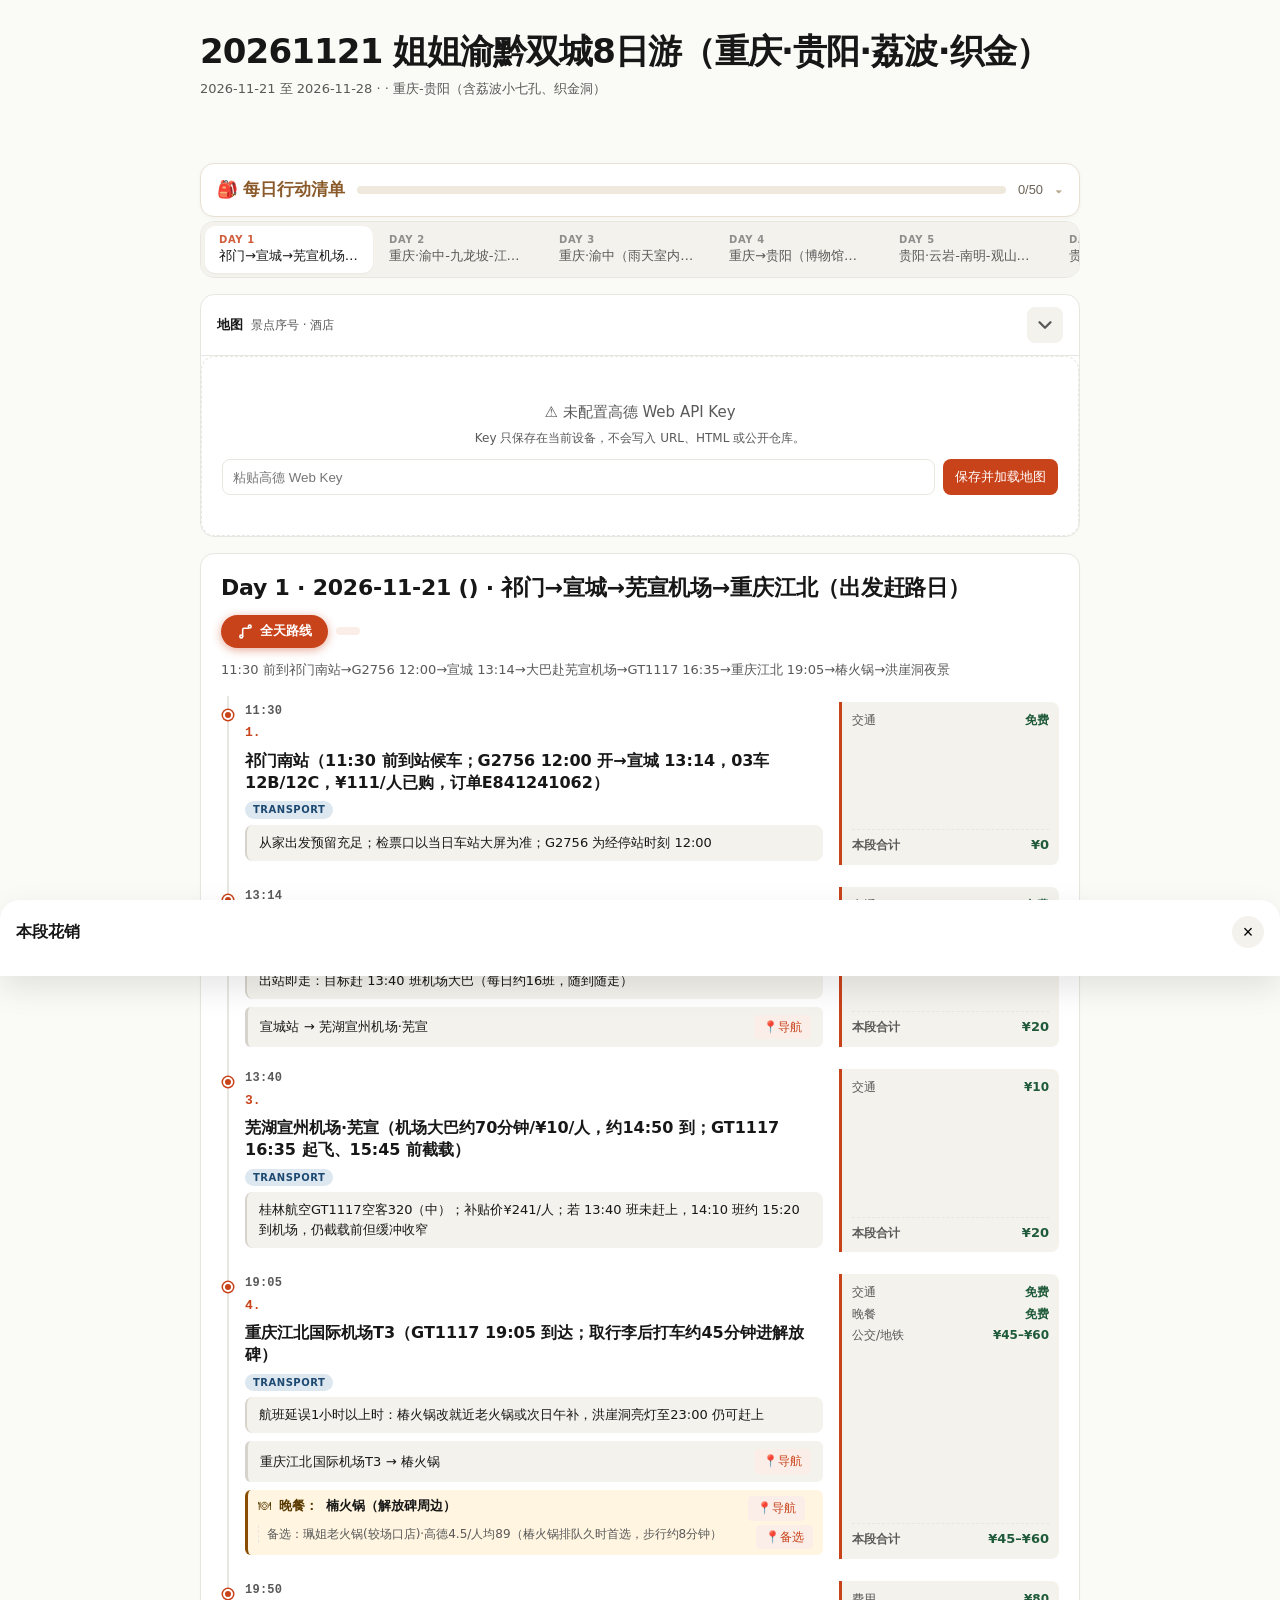
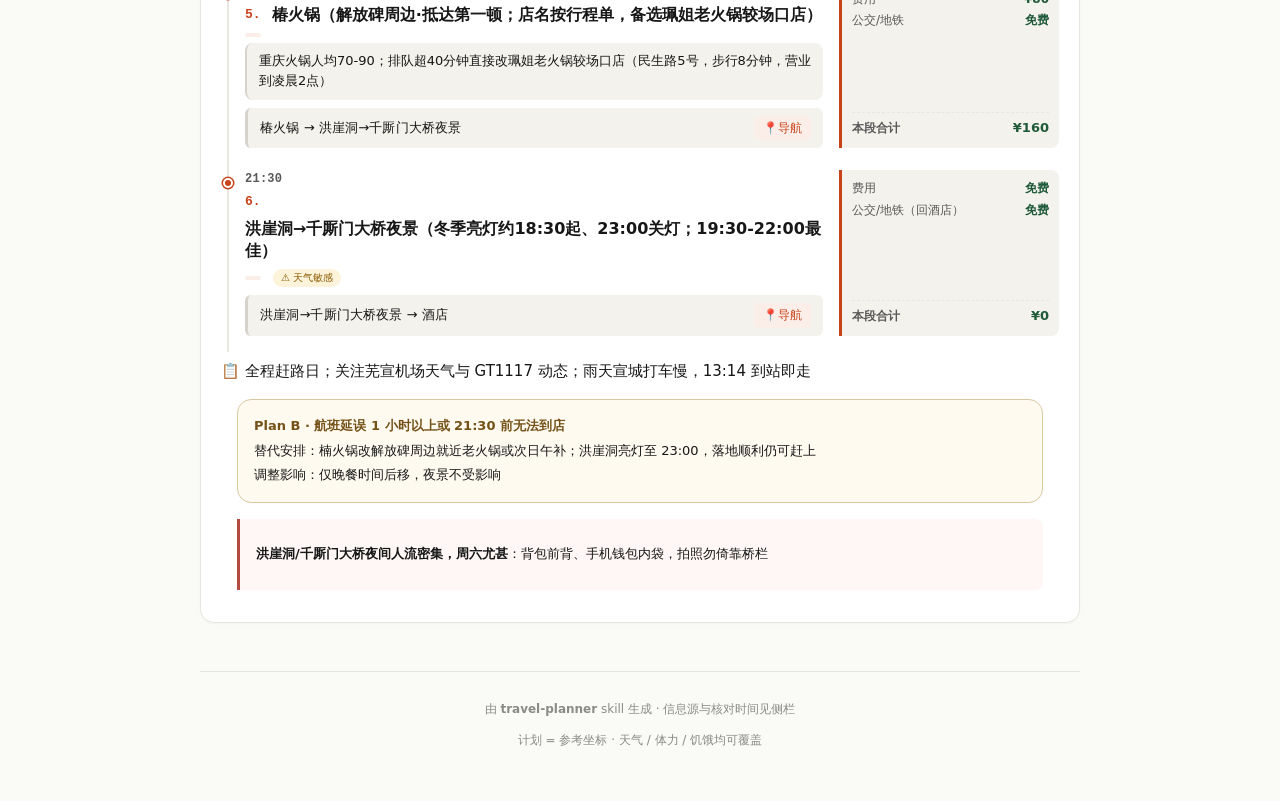
<file: 20261114-yuqian/index.html>
<!doctype html><html lang="zh-CN"><head><meta charset="utf-8"><meta http-equiv="refresh" content="0; url=../20261121-yuqian/"><title>页面已迁移</title></head><body><p>出发日期已延后，迁移到 <a href="../20261121-yuqian/">20261121 姐姐渝黔双城8日游</a></p></body></html>
</file>
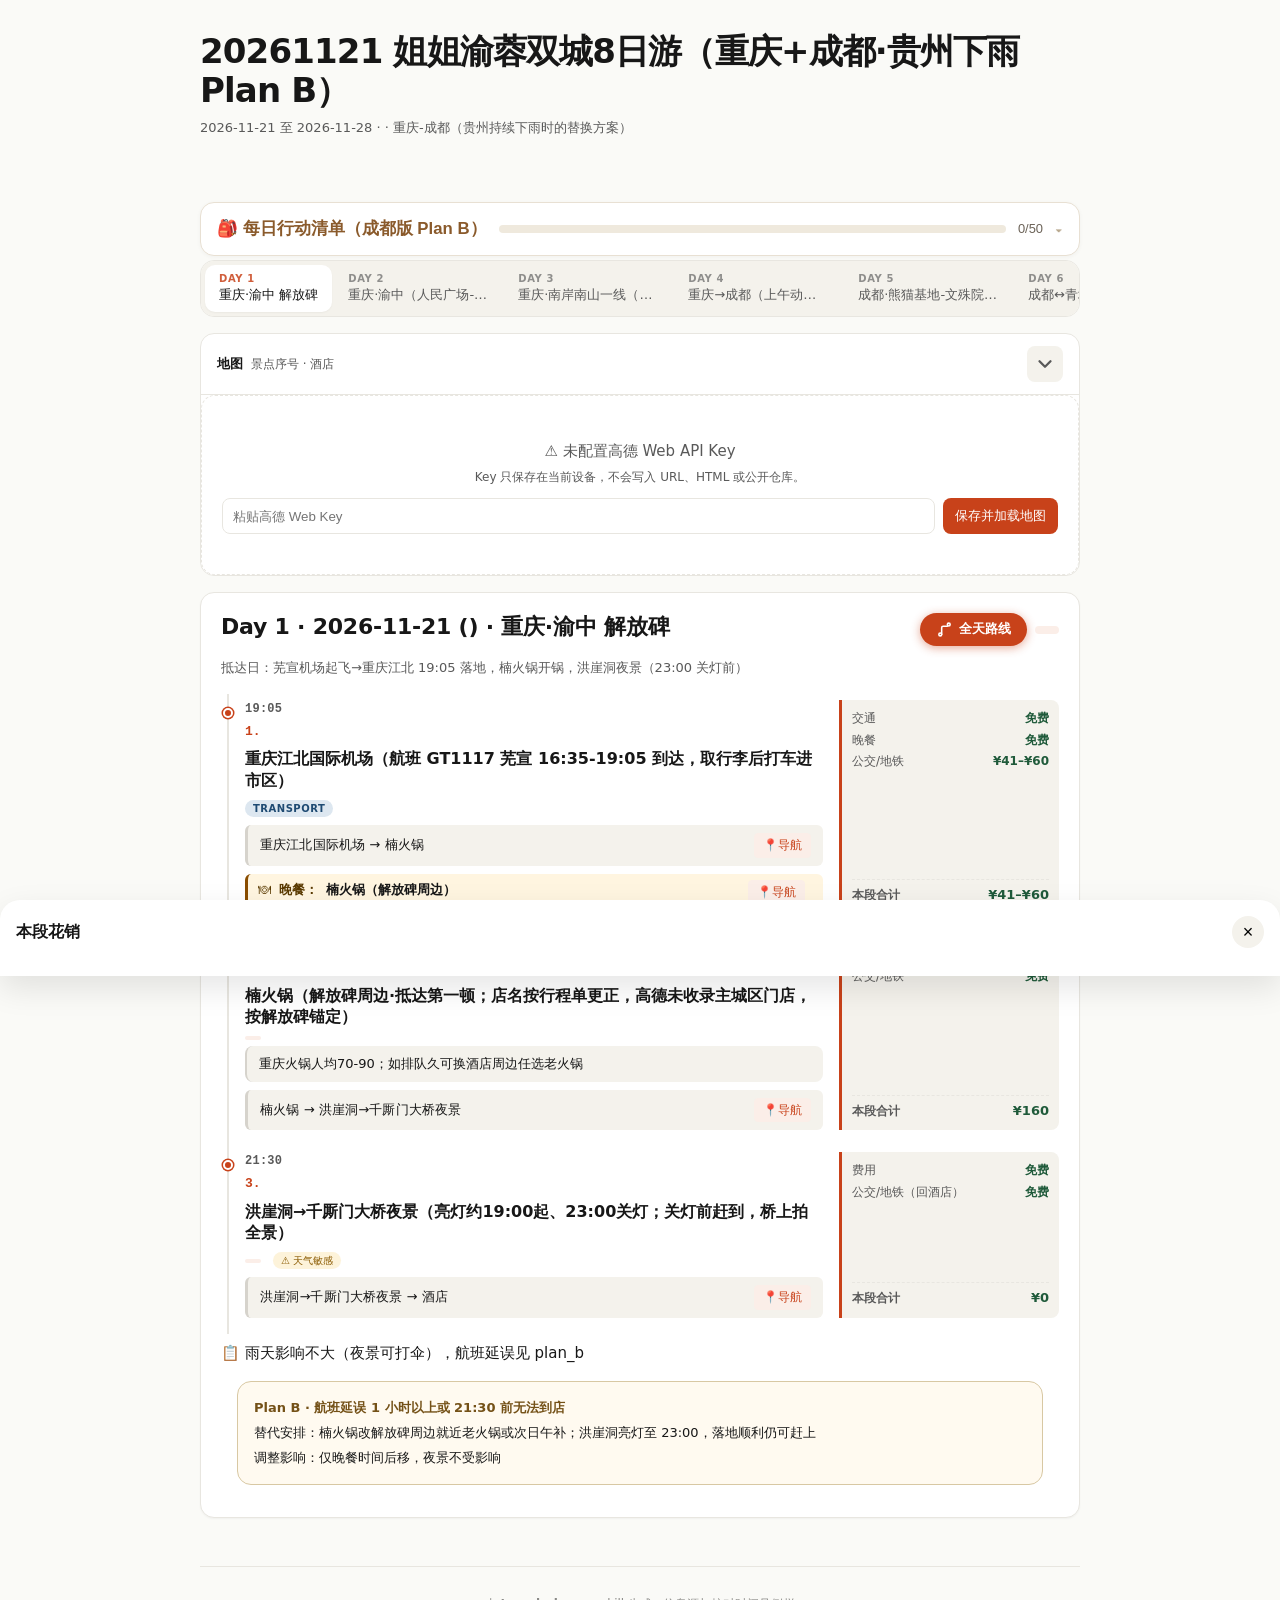
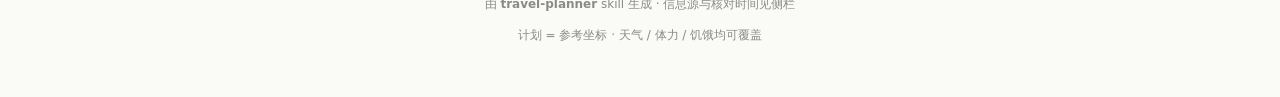
<file: 20261121-chengdu/index.html>
<!doctype html>
<html lang="zh-CN">
<head>
  <meta charset="utf-8">
  <meta name="viewport" content="width=device-width, initial-scale=1, viewport-fit=cover">
  <title>20261121 姐姐渝蓉双城8日游（重庆+成都·贵州下雨 Plan B） · 2026-11-21 至 2026-11-28</title>
  <style>
    /* ===== 基础 ===== */
    *, *::before, *::after { box-sizing: border-box; }
    :root {
      /* 颜色（WCAG AA 校验过：accent 在浅底上对比度 4.7，深底 5.2） */
      --bg: #fafaf7;
      --bg-elevated: #ffffff;
      --bg-soft: #f4f2ec;
      --fg: #171717;
      --fg-muted: #595959;        /* 提深以保 AA 对比 */
      --fg-subtle: #8a8a87;
      --line: #e8e6e0;
      --line-strong: #d6d3cc;
      --accent: #c8421a;           /* 比原 #d4451b 深一档，AA 通过 */
      --accent-hover: #a83512;
      --accent-soft: #fbeee8;
      --shadow-sm: 0 1px 2px rgba(0,0,0,0.04);
      --shadow-md: 0 2px 8px rgba(0,0,0,0.06);
      --shadow-lg: 0 12px 32px rgba(0,0,0,0.10);
      --radius-sm: 8px;
      --radius: 14px;
      --radius-lg: 20px;
      /* 交通方式颜色 */
      --c-walk: #2d7a4a;
      --c-transit: #1f6feb;
      --c-drive: #c0392b;
      --c-bike: #e67e22;
      /* 间距栅格（4 / 8 基准） */
      --sp-1: 4px;
      --sp-2: 8px;
      --sp-3: 12px;
      --sp-4: 16px;
      --sp-5: 20px;
      --sp-6: 24px;
      --sp-8: 32px;
      --sp-10: 40px;
      /* 字号 scale（移动端 ≥16px 防 iOS 缩放） */
      --fs-xs: 12px;
      --fs-sm: 13px;
      --fs-base: 15px;     /* 桌面正文 */
      --fs-md: 16px;       /* 移动端正文下界 */
      --fs-lg: 18px;
      --fs-xl: 22px;
      --fs-2xl: 28px;
      --fs-3xl: 34px;
    }
    @media (prefers-color-scheme: dark) {
      :root {
        --bg: #0f1011;
        --bg-elevated: #1a1b1d;
        --bg-soft: #232427;
        --fg: #f2f2f0;
        --fg-muted: #b0b0ae;
        --fg-subtle: #7a7a78;
        --line: #2a2b2d;
        --line-strong: #3a3b3d;
        --accent: #ff7a55;
        --accent-hover: #ff9276;
        --accent-soft: #2a1f1a;
        --shadow-md: 0 2px 8px rgba(0,0,0,0.4);
        --shadow-lg: 0 12px 32px rgba(0,0,0,0.5);
        --c-walk: #4ca870;
        --c-transit: #5a96ff;
        --c-drive: #ff7560;
        --c-bike: #ffb05c;
      }
    }
    html, body { margin: 0; padding: 0; }
    body {
      font-family: "Inter", -apple-system, BlinkMacSystemFont, "PingFang SC", "Hiragino Sans GB", "Microsoft YaHei", "Segoe UI", system-ui, sans-serif;
      background: var(--bg);
      color: var(--fg);
      font-size: var(--fs-base);
      line-height: 1.55;
      -webkit-font-smoothing: antialiased;
      -moz-osx-font-smoothing: grayscale;
      text-rendering: optimizeLegibility;
    }
    .wrap {
      max-width: 920px;
      margin: 0 auto;
      padding: var(--sp-6) var(--sp-5) calc(var(--sp-10) + env(safe-area-inset-bottom, 0px));
    }

    /* ===== Skip Link（无障碍） ===== */
    .skip-link {
      position: absolute;
      top: -40px;
      left: 16px;
      background: var(--accent);
      color: white;
      padding: 8px 16px;
      border-radius: var(--radius-sm);
      text-decoration: none;
      font-size: 14px;
      z-index: 200;
      transition: top 0.2s;
    }
    .skip-link:focus { top: 16px; }

    /* ===== Validation Banner（v1.1.0 新增，代码级硬约束）===== */
    #validation-banner {
      margin: 0 0 var(--sp-4);
      padding: var(--sp-3) var(--sp-4);
      border-radius: var(--radius);
      font-size: var(--fs-sm);
      line-height: 1.5;
      display: none;
    }
    #validation-banner.show { display: block; }
    #validation-banner.banner-missing {
      background: #fef2f2;
      border: 1px solid #fca5a5;
      color: #991b1b;
    }
    @media (prefers-color-scheme: dark) {
      #validation-banner.banner-missing {
        background: #2a0e0e;
        border-color: #7f1d1d;
        color: #fecaca;
      }
    }
    #validation-banner.banner-warn {
      background: #fefce8;
      border: 1px solid #fde047;
      color: #854d0e;
    }
    @media (prefers-color-scheme: dark) {
      #validation-banner.banner-warn {
        background: #2a1f0a;
        border-color: #713f12;
        color: #fef08a;
      }
    }
    #validation-banner.banner-pass {
      background: #f0fdf4;
      border: 1px solid #86efac;
      color: #166534;
    }
    @media (prefers-color-scheme: dark) {
      #validation-banner.banner-pass {
        background: #0a2a14;
        border-color: #14532d;
        color: #bbf7d0;
      }
    }
    #validation-banner .vb-title {
      font-weight: 600;
      margin-bottom: var(--sp-1);
    }
    #validation-banner .vb-rules {
      font-size: var(--fs-xs);
      margin-top: var(--sp-2);
      font-family: ui-monospace, SFMono-Regular, Menlo, monospace;
    }
    #validation-banner .vb-rules li {
      list-style: none;
      padding: 2px 0;
    }
    #validation-banner .vr-phase {
      display: inline-block;
      font-size: var(--fs-xs);
      padding: 2px 8px;
      border-radius: 6px;
      background: var(--surface-2);
      margin-left: 6px;
      color: var(--fg-muted);
    }
    #validation-banner .vb-detail-btn {
      margin-top: var(--sp-2);
      font-size: var(--fs-xs);
      color: inherit;
      background: transparent;
      border: 1px solid currentColor;
      padding: 4px 10px;
      border-radius: 4px;
      cursor: pointer;
      font-family: inherit;
    }

    /* ===== Validation Report Section（页面底部折叠区）===== */
    details#validation-report-section {
      margin: var(--sp-8) 0 var(--sp-4);
      padding: var(--sp-4);
      background: var(--bg-soft);
      border-radius: var(--radius);
    }
    details#validation-report-section > summary {
      cursor: pointer;
      font-weight: 600;
      font-size: var(--fs-sm);
      color: var(--fg-muted);
      list-style: none;
    }
    details#validation-report-section > summary::before {
      content: "▸ ";
      display: inline-block;
      transition: transform 0.15s;
    }
    details#validation-report-section[open] > summary::before {
      content: "▾ ";
    }
    details#validation-report-section .vr-rule {
      display: grid;
      grid-template-columns: 36px 1fr;
      gap: var(--sp-2);
      padding: var(--sp-2) 0;
      border-top: 1px solid var(--line);
      font-size: var(--fs-sm);
    }
    details#validation-report-section .vr-rule:first-of-type {
      border-top: 0;
    }
    details#validation-report-section .vr-status {
      font-family: ui-monospace, SFMono-Regular, Menlo, monospace;
    }
    details#validation-report-section .vr-source {
      font-size: var(--fs-xs);
      color: var(--fg-subtle);
      margin-left: var(--sp-2);
    }
    details#validation-report-section .vr-source.script {
      color: #166534;
    }
    @media (prefers-color-scheme: dark) {
      details#validation-report-section .vr-source.script { color: #86efac; }
    }

    /* ===== Header ===== */
    header.hero {
      padding: var(--sp-2) 0 var(--sp-6);
      margin-bottom: var(--sp-6);
    }
    header.hero h1 {
      font-size: clamp(var(--fs-2xl), 5vw, var(--fs-3xl));
      line-height: 1.15;
      margin: 0 0 var(--sp-2);
      letter-spacing: -0.025em;
      font-weight: 700;
    }
    header.hero .meta {
      margin: 0 0 var(--sp-4);
      color: var(--fg-muted);
      font-size: var(--fs-sm);
      display: flex;
      flex-wrap: wrap;
      gap: var(--sp-2) var(--sp-3);
    }
    header.hero .summary {
      margin: 0;
      font-size: var(--fs-base);
      line-height: 1.6;
      color: var(--fg);
      background: var(--accent-soft);
      padding: var(--sp-4) var(--sp-5);
      border-radius: var(--radius);
      border-left: 3px solid var(--accent);
    }

    /* ===== Drawer 触发按钮（FAB 风格，移动端触控 ≥44px） ===== */
    .drawer-toggle {
      position: fixed;
      top: calc(var(--sp-5) + env(safe-area-inset-top, 0px));
      right: var(--sp-5);
      z-index: 90;
      display: inline-flex;
      align-items: center;
      gap: var(--sp-2);
      /* 保证触控目标 ≥ 44px */
      min-height: 44px;
      padding: 10px 18px 10px 14px;
      background: var(--bg-elevated);
      color: var(--fg);
      border: 1px solid var(--line);
      border-radius: 100px;
      box-shadow: var(--shadow-md);
      cursor: pointer;
      font-family: inherit;
      font-size: var(--fs-sm);
      font-weight: 500;
      transition: all 0.2s ease;
      user-select: none;
      -webkit-tap-highlight-color: transparent;
    }
    .drawer-toggle:hover {
      border-color: var(--accent);
      background: var(--accent-soft);
      transform: translateY(-1px);
      box-shadow: var(--shadow-lg);
    }
    .drawer-toggle:focus-visible {
      outline: 2px solid var(--accent);
      outline-offset: 2px;
    }
    .drawer-toggle:active { transform: translateY(0); }
    .drawer-toggle svg { width: 18px; height: 18px; flex-shrink: 0; }
    .drawer-toggle .badge {
      background: var(--accent);
      color: white;
      font-size: 10px;
      font-weight: 700;
      padding: 1px 7px;
      border-radius: 10px;
      min-width: 18px;
      text-align: center;
    }
    @media (max-width: 480px) {
      .drawer-toggle {
        top: calc(var(--sp-4) + env(safe-area-inset-top, 0px));
        right: var(--sp-4);
      }
      .drawer-toggle .label { display: none; }
    }
    /* 个人定制：隐藏「行程信息」悬浮按钮——手机端占位，行程信息已由每日清单承载（specificity 高于 900px 断点的强制显示） */

    /* ===== Drawer Backdrop ===== */
    .drawer-backdrop {
      position: fixed;
      inset: 0;
      background: rgba(0, 0, 0, 0.4);
      backdrop-filter: blur(2px);
      -webkit-backdrop-filter: blur(2px);
      opacity: 0;
      pointer-events: none;
      transition: opacity 0.25s ease;
      z-index: 99;
    }
    .drawer-backdrop.open {
      opacity: 1;
      pointer-events: auto;
    }

    /* ===== Drawer 抽屉 ===== */
    .drawer {
      position: fixed;
      top: 0;
      right: 0;
      width: min(420px, 90vw);
      height: 100vh;
      height: 100dvh;
      background: var(--bg);
      border-left: 1px solid var(--line);
      box-shadow: var(--shadow-lg);
      transform: translateX(100%);
      transition: transform 0.3s cubic-bezier(0.4, 0, 0.2, 1);
      z-index: 100;
      display: flex;
      flex-direction: column;
      overflow: hidden;
    }
    .drawer.open { transform: translateX(0); }
    @media (min-width: 900px) {
      .drawer-toggle { display: inline-flex !important; }   /* 让用户在 desktop 也能控制 drawer */
      .drawer { transform: translateX(100%); }              /* desktop 默认隐藏 */
      .drawer.open, .drawer.expanded {
        transform: translateX(0);
        width: 360px;
        box-shadow: var(--shadow-lg);                        /* 改：drawer 浮在右侧，wrap 不被挤压；阴影视觉分隔 */
      }
      .drawer.expanded .drawer-close { display: inline-flex; }   /* desktop expanded 也显示 close 按钮（toggle 被 drawer 遮挡时作为关闭入口）*/
      .drawer.open .drawer-close { display: inline-flex; }  /* mobile-style close works */
      /* 改：drawer 浮在右侧，wrap 不被挤压（不设 margin-right） */
    }
    .drawer-header {
      display: flex;
      justify-content: space-between;
      align-items: center;
      padding: calc(var(--sp-5) + env(safe-area-inset-top, 0px)) var(--sp-5) var(--sp-4);
      border-bottom: 1px solid var(--line);
      flex-shrink: 0;
      background: var(--bg-elevated);
    }
    .drawer-header h2 {
      margin: 0;
      font-size: var(--fs-md);
      font-weight: 600;
    }
    .drawer-close {
      background: transparent;
      border: none;
      /* 触控 ≥44px */
      min-width: 44px;
      min-height: 44px;
      padding: var(--sp-2);
      border-radius: var(--radius-sm);
      cursor: pointer;
      color: var(--fg-muted);
      display: inline-flex;
      align-items: center;
      justify-content: center;
      transition: all 0.15s ease;
      font-family: inherit;
      -webkit-tap-highlight-color: transparent;
    }
    .drawer-close:hover {
      background: var(--bg-soft);
      color: var(--fg);
    }
    .drawer-close:focus-visible {
      outline: 2px solid var(--accent);
      outline-offset: 2px;
    }
    .drawer-close svg { width: 20px; height: 20px; }
    .drawer-body {
      flex: 1;
      overflow-y: auto;
      padding: var(--sp-5);
      scrollbar-width: thin;
      -webkit-overflow-scrolling: touch;
    }
    .drawer-body::-webkit-scrollbar { width: 6px; }
    .drawer-body::-webkit-scrollbar-thumb { background: var(--line); border-radius: 3px; }
    .drawer-body section { margin-bottom: var(--sp-6); }
    .drawer-body section:last-child { margin-bottom: 0; }
    .drawer-body h3 {
      margin: 0 0 var(--sp-3);
      font-size: 11px;
      font-weight: 600;
      letter-spacing: 0.08em;
      text-transform: uppercase;
      color: var(--fg-subtle);
      display: flex;
      align-items: center;
      gap: var(--sp-2);
    }
    .drawer-body h3 svg { width: 14px; height: 14px; }
    .drawer-body h3 .count {
      margin-left: auto;
      background: var(--bg-soft);
      color: var(--fg-muted);
      padding: 2px 8px;
      border-radius: 10px;
      font-size: 10px;
      font-weight: 500;
      letter-spacing: 0;
      text-transform: none;
    }

    /* ===== Hotel card ===== */
    .drawer .hotel-card {
      background: var(--bg-elevated);
      border: 1px solid var(--line);
      border-radius: var(--radius);
      padding: var(--sp-4);
    }
    .drawer .hotel-card h4 { margin: 0 0 4px; font-size: var(--fs-md); font-weight: 600; }
    .drawer .hotel-card .address { margin: 0 0 var(--sp-2); color: var(--fg-muted); font-size: var(--fs-xs); }
    .drawer .hotel-card .why { margin: 0 0 var(--sp-3); font-size: var(--fs-sm); line-height: 1.6; }
    .drawer .hotel-commute { margin-top: var(--sp-3); padding-top: var(--sp-3); border-top: 1px dashed var(--line); }
    .drawer .hotel-commute summary { cursor: pointer; font-size: var(--fs-xs); color: var(--fg-muted); user-select: none; min-height: 36px; display: inline-flex; align-items: center; padding: 4px 0; }
    .drawer .hotel-commute ul { margin: var(--sp-2) 0 0; padding-left: 18px; font-size: var(--fs-xs); color: var(--fg-muted); }

    /* ===== Drawer links（移动端触控 ≥44px） ===== */
    .drawer .links { display: flex; gap: var(--sp-2); flex-wrap: wrap; }
    .drawer .links a {
      font-size: var(--fs-xs);
      min-height: 36px;
      padding: 8px 14px;
      display: inline-flex;
      align-items: center;
      border: 1px solid var(--line);
      border-radius: 100px;
      text-decoration: none;
      color: var(--fg);
      background: var(--bg);
      transition: all 0.15s ease;
    }
    .drawer .links a:hover {
      background: var(--accent);
      color: white;
      border-color: var(--accent);
    }
    .drawer .links a:focus-visible {
      outline: 2px solid var(--accent);
      outline-offset: 2px;
    }

    /* ===== Drawer 列表（prebook / hotel commute 等） ===== */
    .drawer-list { list-style: none; padding: 0; margin: 0; }
    .drawer-list li {
      padding: var(--sp-3) 0;
      border-bottom: 1px solid var(--line);
    }
    .drawer-list li:last-child { border-bottom: none; }
    .drawer-list .item-title {
      display: block;
      font-weight: 600;
      font-size: var(--fs-sm);
      margin-bottom: 2px;
    }
    .drawer-list .item-title a {
      color: var(--fg);
      text-decoration: none;
    }
    .drawer-list .item-title a:hover {
      color: var(--accent);
      text-decoration: underline;
    }
    .drawer-list .item-deadline {
      color: var(--accent);
      font-size: var(--fs-xs);
      margin-left: var(--sp-2);
      font-weight: 500;
    }
    .drawer-list .item-meta {
      display: block;
      color: var(--fg-muted);
      font-size: var(--fs-xs);
      line-height: 1.5;
      margin-top: 2px;
    }
    .drawer-list .item-cta {
      color: var(--accent);
      font-weight: 500;
    }
    .item-badges {
      display: flex;
      flex-wrap: wrap;
      gap: 4px;
      margin-top: 4px;
    }
    .item-badge {
      display: inline-flex;
      align-items: center;
      padding: 2px 7px;
      border-radius: 999px;
      background: var(--accent-soft);
      color: var(--accent);
      font-size: 10px;
      font-weight: 700;
    }
    .item-badge.warning { background: #fff4db; color: #8a5500; }
    .item-badge.critical { background: #feeceb; color: #a42821; }
    .decision-card {
      margin: var(--sp-4);
      padding: var(--sp-4);
      border: 1px solid #d8c8a3;
      border-radius: var(--radius);
      background: #fffaf0;
      color: var(--fg);
      font-size: var(--fs-sm);
      line-height: 1.6;
    }
    .decision-card strong { color: #745117; }
    .decision-card p { margin: 4px 0 0; }
    .safety-card {
      margin: var(--sp-3) var(--sp-4) var(--sp-4);
      padding: var(--sp-3) var(--sp-4);
      border-left: 3px solid #b54a40;
      background: #fff7f6;
      border-radius: 0 var(--radius-sm) var(--radius-sm) 0;
      font-size: var(--fs-sm);
      line-height: 1.6;
    }

    /* ===== Weather card ===== */
    .weather-card {
      background: var(--accent-soft);
      border: 1px solid var(--line);
      border-radius: var(--radius);
      padding: var(--sp-3) var(--sp-4);
      font-size: var(--fs-sm);
      line-height: 1.6;
      color: var(--fg);
    }

    /* ===== Tabs：分段控件（移动端可横向滚动、sticky 吸顶） ===== */
    .tabs {
      display: flex;
      gap: 2px;
      overflow-x: auto;
      padding: var(--sp-1);
      scrollbar-width: thin;
      -webkit-overflow-scrolling: touch;
      margin-bottom: var(--sp-4);
      background: var(--bg-soft);
      border: 1px solid var(--line);
      border-radius: var(--radius);
      /* sticky 吸顶：滚动时贴在 hero 下方 */
      position: sticky;
      top: calc(var(--sp-2) + env(safe-area-inset-top, 0px));
      z-index: 50;
      backdrop-filter: blur(8px);
      -webkit-backdrop-filter: blur(8px);
    }
    .tabs::-webkit-scrollbar { height: 0; }
    .tab {
      flex-shrink: 0;
      /* 触控 ≥44px */
      min-height: 44px;
      padding: 8px 14px;
      border: none;
      background: transparent;
      border-radius: calc(var(--radius) - 4px);
      cursor: pointer;
      text-align: center;
      transition: all 0.15s ease;
      font-family: inherit;
      color: var(--fg-muted);
      min-width: 96px;
      display: flex;
      flex-direction: column;
      justify-content: center;
      gap: 2px;
      -webkit-tap-highlight-color: transparent;
    }
    .tab:hover {
      color: var(--fg);
    }
    .tab:focus-visible {
      outline: 2px solid var(--accent);
      outline-offset: -2px;
    }
    .tab.active {
      background: var(--bg-elevated);
      color: var(--fg);
      box-shadow: var(--shadow-sm);
      font-weight: 500;
    }
    .tab .tab-day {
      display: block;
      font-size: 10px;
      font-weight: 600;
      letter-spacing: 0.06em;
      text-transform: uppercase;
      opacity: 0.65;
    }
    .tab .tab-region {
      display: block;
      font-size: var(--fs-sm);
      font-weight: 500;
      white-space: nowrap;
      overflow: hidden;
      text-overflow: ellipsis;
      max-width: 140px;
    }
    .tab.active .tab-day { opacity: 0.85; color: var(--accent); }

    /* ===== Map ===== */
    .map-section {
      margin-bottom: var(--sp-4);
      border: 1px solid var(--line);
      border-radius: var(--radius);
      background: var(--bg-elevated);
      overflow: hidden;
    }
    .map-section-toggle {
      display: flex;
      align-items: center;
      gap: var(--sp-2);
      width: 100%;
      padding: var(--sp-3) var(--sp-4);
      border: none;
      background: transparent;
      cursor: pointer;
      font: inherit;
      color: var(--fg);
      min-height: 44px;
      text-align: left;
    }
    .map-section-toggle:hover { background: var(--bg-soft); }
    .map-section-toggle:focus-visible {
      outline: 2px solid var(--accent);
      outline-offset: -2px;
    }
    .map-section-title {
      font-size: var(--fs-sm);
      font-weight: 600;
    }
    .map-section-hint {
      font-size: var(--fs-xs);
      color: var(--fg-muted);
    }
    .map-section-chevron {
      margin-left: auto;
      display: inline-flex;
      align-items: center;
      justify-content: center;
      width: 36px;
      height: 36px;
      border-radius: 8px;
      color: var(--fg-muted);
      background: var(--bg-soft);
      flex-shrink: 0;
      transition: transform 0.35s cubic-bezier(0.4, 0, 0.2, 1), background 0.2s, color 0.2s;
    }
    .map-section-toggle:hover .map-section-chevron {
      color: var(--accent);
      background: var(--accent-soft);
    }
    .map-section-chevron svg {
      width: 22px;
      height: 22px;
      display: block;
    }
    .map-section.is-collapsed .map-section-chevron {
      transform: rotate(180deg);
    }
    .map-panel {
      display: grid;
      grid-template-rows: 1fr;
      transition: grid-template-rows 0.35s cubic-bezier(0.4, 0, 0.2, 1);
      border-top: 1px solid var(--line);
    }
    .map-section.is-collapsed .map-panel {
      grid-template-rows: 0fr;
      border-top-color: transparent;
    }
    .map-panel-inner {
      overflow: hidden;
      min-height: 0;
    }
    #map {
      width: 100%;
      height: 460px;
      border: none;
      border-radius: 0;
      overflow: hidden;
      touch-action: pan-x pan-y;
    }
    @media (max-width: 600px) {
      #map { height: 320px; }
    }
    .map-fallback {
      padding: 40px 20px;
      text-align: center;
      background: var(--bg-elevated);
      border: 1px dashed var(--line);
      border-radius: var(--radius);
      color: var(--fg-muted);
    }
    .map-fallback p { margin: 4px 0; }
    .map-fallback .hint { font-size: 12px; }
    .map-key-form { display: flex; gap: 8px; margin-top: 12px; }
    .map-key-form input {
      min-width: 0;
      flex: 1;
      padding: 9px 10px;
      border: 1px solid var(--line);
      border-radius: 8px;
      background: var(--paper);
      color: var(--ink);
    }
    .map-key-form button {
      border: 0;
      border-radius: 8px;
      padding: 9px 12px;
      background: var(--accent);
      color: #fff;
      cursor: pointer;
    }

    /* ===== Day Card ===== */
    .day-card {
      background: var(--bg-elevated);
      border: 1px solid var(--line);
      border-radius: var(--radius);
      padding: var(--sp-5) var(--sp-5) var(--sp-4);
      box-shadow: var(--shadow-sm);
      margin-top: var(--sp-4);
    }
    .day-card > header {
      display: flex;
      justify-content: space-between;
      align-items: flex-start;
      gap: var(--sp-3);
      margin-bottom: var(--sp-3);
      flex-wrap: wrap;
    }
    .day-card > header h3 {
      margin: 0;
      font-size: var(--fs-xl);
      line-height: 1.3;
      font-weight: 600;
      letter-spacing: -0.01em;
    }
    .day-card > header .day-header-actions {
      display: flex;
      align-items: center;
      gap: var(--sp-2);
      flex-wrap: wrap;
    }
    .day-card > header .day-route-btn {
      display: inline-flex;
      align-items: center;
      justify-content: center;
      gap: 6px;
      font-size: var(--fs-sm);
      color: #fff;
      background: var(--accent);
      border: none;
      padding: 8px 16px;
      border-radius: 100px;
      white-space: nowrap;
      font-weight: 600;
      cursor: pointer;
      line-height: 1.3;
      box-shadow: 0 2px 10px color-mix(in srgb, var(--accent) 45%, transparent);
      transition: background 0.2s ease, transform 0.15s ease, box-shadow 0.2s ease;
      -webkit-tap-highlight-color: transparent;
    }
    .day-card > header .day-route-btn svg {
      width: 17px;
      height: 17px;
      flex-shrink: 0;
    }
    .day-card > header .day-route-btn:hover {
      background: var(--accent-hover);
      transform: translateY(-1px);
      box-shadow: var(--shadow-md);
    }
    .day-card > header .day-route-btn:active {
      transform: translateY(0);
    }
    .day-card > header .day-route-btn:focus-visible {
      outline: 2px solid var(--accent);
      outline-offset: 2px;
    }
    @media (max-width: 600px) {
      .day-card > header .day-header-actions {
        width: 100%;
      }
      .day-card > header .day-route-btn {
        flex: 1;
        padding: 10px 16px;
        font-size: var(--fs-md);
      }
    }
    .day-card > header .weather {
      font-size: var(--fs-xs);
      color: var(--accent);
      background: var(--accent-soft);
      padding: 4px 12px;
      border-radius: 100px;
      /* 长天气提示（如 D2/D5 30+ 字）在窄屏 nowrap 会撑破卡片叠压相邻元素——允许换行 */
      white-space: normal;
      line-height: 1.5;
      max-width: 100%;
      overflow-wrap: anywhere;
      font-weight: 500;
    }
    .day-card .theme {
      font-size: var(--fs-sm);
      color: var(--fg-muted);
      margin: 0 0 var(--sp-4);
      line-height: 1.55;
    }

    /* ===== Timeline ===== */
    ol.timeline {
      list-style: none;
      padding: 0;
      margin: 0;
      border-left: 2px solid var(--line);
      margin-left: 6px;
    }
    ol.timeline li.time-block {
      position: relative;
      padding: 6px 0 var(--sp-4) var(--sp-4);
    }
    ol.timeline li.time-block::before {
      content: "";
      position: absolute;
      left: -6px;
      top: 14px;
      width: 10px;
      height: 10px;
      border-radius: 50%;
      background: var(--accent);
      border: 2px solid var(--bg-elevated);
      box-shadow: 0 0 0 1.5px var(--accent);
    }
    ol.timeline time {
      font-family: ui-monospace, SFMono-Regular, Menlo, monospace;
      font-size: var(--fs-xs);
      color: var(--fg-muted);
      font-weight: 600;
      letter-spacing: 0.02em;
    }
    ol.timeline .slot-num {
      font-family: ui-monospace, SFMono-Regular, Menlo, monospace;
      font-size: var(--fs-sm);
      font-weight: 700;
      color: var(--accent);
      margin-right: 0.25em;
    }
    .drawer .hotel-card .hotel-emoji {
      display: inline-block;
      font-size: 22px;
      margin-right: 4px;
      vertical-align: -3px;
    }
    .place h4 {
      margin: 4px 0 6px;
      font-size: var(--fs-md);
      font-weight: 600;
      line-height: 1.35;
      display: flex;
      align-items: center;
      gap: var(--sp-2);
      flex-wrap: wrap;
    }
    .place .cat {
      font-size: 10px;
      font-weight: 600;
      padding: 2px 8px;
      border-radius: 100px;
      background: var(--accent-soft);
      color: var(--accent);
      text-transform: uppercase;
      letter-spacing: 0.05em;
    }
    .place .cat.food { background: #fff5e0; color: #8a4d00; }
    .place .cat.scenery { background: #e2efe7; color: #1f5a3a; }
    .place .cat.culture { background: #ede4f5; color: #4f2a82; }
    .place .cat.shopping { background: #fbe2e9; color: #96223f; }
    .place .cat.hotel { background: #e6e9ee; color: #3a4150; }
    .place .cat.transport { background: #dde7f0; color: #1e4a72; }
    .place .weather-sensitive {
      display: inline-block;
      font-size: 10px;
      font-weight: 500;
      color: #8a5a00;
      background: #fdf3da;
      padding: 2px 8px;
      border-radius: 100px;
      margin-left: 4px;
    }
    .place p {
      margin: 4px 0;
      font-size: var(--fs-base);
      line-height: 1.55;
    }
    .place .why { color: var(--fg-muted); font-size: var(--fs-sm); line-height: 1.55; }
    .place .note {
      background: var(--bg-soft);
      padding: var(--sp-2) var(--sp-3);
      border-radius: var(--radius-sm);
      font-size: var(--fs-sm);
      line-height: 1.55;
      border-left: 2px solid var(--line-strong);
    }

    /* ===== Next-leg & meal-leg inside POI card（v2.0.0 融合时间轴）===== */
    ol.timeline li.hotel-leg-block .time-block-main { padding-top: 4px; }
    ol.timeline li.time-block .next-leg {
      display: flex;
      align-items: center;
      gap: var(--sp-2);
      margin-top: var(--sp-2);
      padding: 8px 12px;
      background: var(--bg-soft);
      border-radius: 6px;
      font-size: var(--fs-sm);
      color: var(--fg);
      border-left: 3px solid var(--line-strong);
      flex-wrap: wrap;
    }
    ol.timeline li.time-block .next-leg .next-leg-route {
      flex: 1 1 auto;
      min-width: 0;
      font-weight: 500;
      letter-spacing: 0.01em;
    }
    ol.timeline li.time-block .next-leg .next-leg-nav {
      font-size: var(--fs-xs);
      color: var(--accent);
      text-decoration: none;
      font-weight: 500;
      padding: 2px 8px;
      border: 1px solid var(--accent-soft);
      border-radius: 4px;
      background: var(--accent-soft);
      margin-left: var(--sp-1);
    }
    ol.timeline li.time-block .next-leg .next-leg-nav:hover { text-decoration: underline; }

    ol.timeline li.time-block .meal-leg {
      display: flex;
      flex-wrap: wrap;
      align-items: baseline;
      gap: var(--sp-1) var(--sp-2);
      margin-top: var(--sp-2);
      padding: 6px 10px;
      background: #fff5e0;
      border-left: 3px solid #8a4d00;
      border-radius: 6px;
      font-size: var(--fs-sm);
      color: #5a3a00;
    }
    ol.timeline li.time-block .meal-leg .meal-leg-icon { flex-shrink: 0; }
    ol.timeline li.time-block .meal-leg .meal-leg-label {
      font-weight: 600;
      color: #5a3a00;
    }
    ol.timeline li.time-block .meal-leg .meal-leg-name {
      font-weight: 600;
      color: var(--fg);
    }
    ol.timeline li.time-block .meal-leg .meal-leg-why {
      color: var(--fg-muted);
    }
    ol.timeline li.time-block .meal-leg .meal-leg-alt {
      color: var(--fg-muted);
      font-size: var(--fs-xs);
      padding-left: var(--sp-2);
      border-left: 1px dashed var(--line);
    }
    ol.timeline li.time-block .meal-leg .meal-nav {
      margin-left: auto;
      flex-shrink: 0;
      align-self: center;
      font-size: var(--fs-xs);
      color: var(--accent);
      text-decoration: none;
      font-weight: 500;
      padding: 2px 8px;
      border: 1px solid var(--accent-soft);
      border-radius: 4px;
      background: var(--accent-soft);
    }
    @media (prefers-color-scheme: dark) {
      ol.timeline li.time-block .meal-leg {
        background: #2a1f0a;
        color: #fef08a;
        border-left-color: #d4a52e;
      }
      ol.timeline li.time-block .meal-leg .meal-leg-label { color: #fef08a; }
      ol.timeline li.time-block .meal-leg .meal-leg-name { color: #fef3c7; }
    }

    /* ===== 段花销批注（v2.2.0） ===== */
    .time-block-grid {
      display: grid;
      grid-template-columns: 1fr 220px;
      gap: 16px;
      align-items: stretch;
    }
    .time-block-main { min-width: 0; }
    .time-row {
      display: flex;
      align-items: center;
      justify-content: space-between;
      gap: var(--sp-2);
    }
    .cost-margin {
      display: flex;
      flex-direction: column;
      min-height: 100%;
    }
    .cost-margin-card {
      flex: 1;
      display: flex;
      flex-direction: column;
      background: var(--bg-soft);
      border-left: 3px solid var(--accent);
      border-radius: 0 var(--radius-sm) var(--radius-sm) 0;
      padding: 8px 10px;
      font-size: var(--fs-xs);
      line-height: 1.45;
      min-height: 100%;
    }
    .cost-line {
      display: flex;
      justify-content: space-between;
      align-items: baseline;
      gap: 8px;
      padding: 2px 0;
    }
    .cost-line-label {
      color: var(--fg-muted);
      flex: 1;
      min-width: 0;
    }
    .cost-line-amount {
      font-weight: 600;
      color: #1f5a3a;
      white-space: nowrap;
      font-size: var(--fs-xs);
    }
    .cost-line-total {
      border-top: 1px dashed var(--line);
      margin-top: auto;
      padding-top: 6px;
      font-weight: 700;
    }
    .cost-line-total .cost-line-amount { font-size: var(--fs-sm); }
    .cost-line-missing .cost-line-amount { color: #b91c1c; font-weight: 500; }
    .cost-user-input {
      width: 76px;
      padding: 3px 6px;
      font-size: var(--fs-xs);
      border: 1px solid var(--line-strong);
      border-radius: 6px;
      background: var(--bg-elevated);
      text-align: right;
    }
    .cost-pill {
      display: none;
      align-items: center;
      flex-shrink: 0;
      padding: 2px 10px;
      border: 1px solid #c5e0d4;
      border-radius: 100px;
      background: #f0f7f4;
      color: #1f5a3a;
      font-size: 11px;
      font-weight: 700;
      cursor: pointer;
      font-family: inherit;
    }
    .cost-pill:hover { background: #e2f0ea; }
    .cost-margin-toggle {
      display: none;
      width: 100%;
      align-items: center;
      justify-content: space-between;
      gap: 8px;
      padding: 8px 12px;
      margin-top: var(--sp-2);
      border: 1px solid var(--line);
      border-radius: var(--radius-sm);
      background: var(--bg-soft);
      font-size: var(--fs-xs);
      font-weight: 600;
      color: var(--fg);
      cursor: pointer;
      font-family: inherit;
    }
    .cost-margin-toggle .toggle-chevron { transition: transform 0.2s; }
    .cost-margin.is-expanded .toggle-chevron { transform: rotate(180deg); }
    .cost-sheet-backdrop {
      position: fixed;
      inset: 0;
      background: rgba(0,0,0,0.4);
      z-index: 200;
      opacity: 0;
      pointer-events: none;
      transition: opacity 0.2s;
    }
    .cost-sheet-backdrop.open {
      opacity: 1;
      pointer-events: auto;
    }
    .cost-sheet {
      position: fixed;
      left: 0;
      right: 0;
      bottom: 0;
      z-index: 201;
      max-height: 70vh;
      background: var(--bg-elevated);
      border-radius: var(--radius-lg) var(--radius-lg) 0 0;
      box-shadow: var(--shadow-lg);
      transform: translateY(100%);
      transition: transform 0.25s ease;
      padding: var(--sp-4) var(--sp-4) calc(var(--sp-4) + env(safe-area-inset-bottom, 0px));
      overflow-y: auto;
    }
    .cost-sheet.open { transform: translateY(0); }
    .cost-sheet-header {
      display: flex;
      justify-content: space-between;
      align-items: center;
      margin-bottom: var(--sp-3);
    }
    .cost-sheet-header h3 {
      margin: 0;
      font-size: var(--fs-md);
    }
    .cost-sheet-close {
      border: none;
      background: var(--bg-soft);
      border-radius: 100px;
      width: 32px;
      height: 32px;
      cursor: pointer;
      font-size: 18px;
      line-height: 1;
    }
    @media (prefers-color-scheme: dark) {
      .cost-line-amount { color: #86efac; }
      .cost-pill { background: #1a2e24; border-color: #2d5a45; color: #86efac; }
    }
    @media (max-width: 899px) {
      .time-block-grid { grid-template-columns: 1fr; gap: 0; align-items: start; }
      .cost-margin { grid-column: 1 / -1; min-height: 0; }
      .cost-margin-toggle { display: flex; }
      .cost-margin-card {
        flex: none;
        min-height: 0;
        border-left: none;
        border-top: 3px solid var(--accent);
        border-radius: var(--radius-sm);
        margin-top: 0;
      }
      .cost-line-total { margin-top: 4px; }
      .cost-margin:not(.is-expanded) .cost-margin-card { display: none; }
    }
    @media (max-width: 599px) {
      .cost-margin { display: none; }
      .cost-pill { display: inline-flex; }
    }

    /* ===== 抽屉花销汇总 ===== */
    .budget-card {
      background: var(--bg-elevated);
      border: 1px solid var(--line);
      border-radius: var(--radius);
      padding: var(--sp-3) var(--sp-4);
      font-size: var(--fs-sm);
    }
    .budget-card .budget-total-line {
      font-weight: 700;
      font-size: var(--fs-md);
      margin-bottom: var(--sp-2);
    }
    .budget-card .budget-row {
      display: flex;
      justify-content: space-between;
      gap: var(--sp-2);
      padding: 4px 0;
      border-bottom: 1px dashed var(--line);
      font-size: var(--fs-xs);
    }
    .budget-card .budget-row:last-child { border-bottom: none; }
    .budget-card .budget-disclaimer {
      margin-top: var(--sp-2);
      font-size: 11px;
      color: var(--fg-muted);
    }
    .budget-card.budget-fallback { border-color: #fbbf24; }

    /* ===== Footer ===== */
    footer.bottom {
      margin-top: 48px;
      padding-top: 16px;
      border-top: 1px solid var(--line);
      font-size: 12px;
      color: var(--fg-subtle);
      text-align: center;
    }
    footer.bottom a { color: var(--fg-subtle); }

    /* ===== 移动端综合断点 ===== */
    @media (max-width: 600px) {
      .wrap {
        padding: var(--sp-4) var(--sp-4) calc(var(--sp-10) + env(safe-area-inset-bottom, 0px));
      }
      header.hero { padding: 0 0 var(--sp-4); margin-bottom: var(--sp-4); }
      .day-card { padding: var(--sp-4) var(--sp-4) var(--sp-3); }
      .day-card > header h3 { font-size: var(--fs-lg); }
      ol.timeline li.time-block { padding: 4px 0 var(--sp-3) var(--sp-4); }
      .place h4 { font-size: 15px; }
      .tabs { top: var(--sp-2); }
    }

    /* ===== 减少动效（无障碍） ===== */
    @media (prefers-reduced-motion: reduce) {
      *, *::before, *::after {
        animation-duration: 0.01ms !important;
        animation-iteration-count: 1 !important;
        transition-duration: 0.01ms !important;
        scroll-behavior: auto !important;
      }
    }

    /* ===== 打印 ===== */
    @media print {
      .drawer, .drawer-toggle, .drawer-backdrop { display: none !important; }
      .tabs { display: none; }
      .day-card { page-break-after: always; }
      #map { display: none; }
    }
  </style>
<style id="zx-force-light">
/* ===== 亮色锁定层：禁用系统深色模式覆盖（Plan B/安全卡对比度修复） ===== */
:root, html { color-scheme: light !important; }
@media (prefers-color-scheme: dark) {
  :root {
    --bg: #fafaf7 !important; --bg-elevated: #ffffff !important; --bg-soft: #f4f2ec !important;
    --fg: #171717 !important; --fg-muted: #595959 !important; --fg-subtle: #8a8a87 !important;
    --line: #e8e6e0 !important; --line-strong: #d6d3cc !important;
    --accent: #c8421a !important; --accent-hover: #a83512 !important; --accent-soft: #fbeee8 !important;
    --shadow-sm: 0 1px 2px rgba(0,0,0,.04) !important; --shadow-md: 0 2px 8px rgba(0,0,0,.06) !important; --shadow-lg: 0 12px 32px rgba(0,0,0,.10) !important;
    --c-walk: #2d7a4a !important; --c-transit: #1f6feb !important; --c-drive: #c0392b !important; --c-bike: #e67e22 !important;
  }
  html, body { background: #fafaf7 !important; color: #171717 !important; }
  /* 决策卡（Plan B）/安全卡/用餐条/地图容器：硬编码回亮色 */
  .decision-card { background: #fffaf0 !important; border-color: #d8c8a3 !important; color: #4a3a28 !important; }
  .decision-card strong { color: #745117 !important; }
  .decision-card p { color: #5a4a35 !important; }
  .safety-card { background: #fff7f6 !important; color: #5a3a2a !important; border-left-color: #b54a40 !important; }
  ol.timeline li.time-block .meal-leg { background: #fff5e0 !important; color: #5a3a00 !important; border-left-color: #8a4d00 !important; }
  .map-fallback { background: #ffffff !important; color: #595959 !important; }
  .cost-margin-card, .cost-sheet, .drawer, .drawer-header, .tabs { background: #fafaf7 !important; }
  .drawer-header { background: #ffffff !important; }
  .tabs { background: #f4f2ec !important; }
  .tab.active { background: #ffffff !important; color: #171717 !important; }
  .day-card, .place .note { background: #ffffff !important; }
  .place .note { background: #f4f2ec !important; }
  a { color: #c8421a !important; }
  #validation-banner { background: #fdf6e3 !important; color: #6b5312 !important; }
  #validation-banner.banner-pass { background: #f0fdf4 !important; color: #166534 !important; }
}
</style>
  <link rel="stylesheet" href="styles.css">
</head>
<body>

  <a href="#main" class="skip-link">跳转到主内容</a>

  <div class="wrap">

    <!-- scripts/validate.py 是渲染前的权威校验入口；此隐藏节点预留给未来的页内报告。 -->
    <div id="validation-banner" role="status" aria-live="polite" hidden></div>

    <header class="hero">
      <h1>20261121 姐姐渝蓉双城8日游（重庆+成都·贵州下雨 Plan B）</h1>
      <p class="meta">2026-11-21 至 2026-11-28 ·  · 重庆-成都（贵州持续下雨时的替换方案）</p>
    </header>

<style id="zx-checklist-style">
.zx-wrap{font-family:-apple-system,"PingFang SC",sans-serif;max-width:920px;margin:14px auto 4px;color:#2f2a24}
.zx-master{display:flex;align-items:center;gap:12px;background:#fff;border:1px solid #e8e0d3;border-radius:14px;padding:13px 16px;cursor:pointer;user-select:none;box-shadow:0 1px 4px rgba(0,0,0,.04)}
.zx-master:focus-visible{outline:2px solid #8a5a2b;outline-offset:2px}
.zx-m-title{font-weight:700;font-size:1.12em;color:#8a5a2b;flex:none}
.zx-m-bar{flex:1;height:8px;background:#efe9dd;border-radius:6px;overflow:hidden;min-width:60px}
.zx-m-bar>i{display:block;height:100%;width:0;background:linear-gradient(90deg,#c99b6a,#8a5a2b);transition:width .3s}
.zx-m-count{font-size:.86em;color:#6b6257;font-variant-numeric:tabular-nums;flex:none}
.zx-m-arrow{color:#b9a98f;transition:transform .25s;flex:none}
.zx-wrap.zx-open .zx-m-arrow{transform:rotate(180deg)}
.zx-cards{display:none;margin-top:10px}
.zx-wrap.zx-open .zx-cards{display:block}
.zx-sub{font-size:.82em;color:#8d8478;margin:0 0 12px}
.zx-card{background:#fff;border:1px solid #e8e0d3;border-radius:14px;margin:10px 0;overflow:hidden;box-shadow:0 1px 4px rgba(0,0,0,.04)}
.zx-head{display:flex;align-items:center;gap:8px;padding:13px 14px;cursor:pointer;user-select:none;flex-wrap:wrap}
.zx-badge{background:#8a5a2b;color:#fff;border-radius:8px;font-weight:700;font-size:.8em;padding:3px 9px}
.zx-date{font-weight:700;font-size:.92em}
.zx-theme{color:#6b6257;font-size:.85em;flex:1;min-width:120px}
.zx-hotel{background:#f4ede2;color:#7a5a33;border-radius:6px;font-size:.75em;padding:2px 8px}
.zx-prog{font-size:.78em;color:#8d8478;background:#f6f4f0;border-radius:6px;padding:2px 7px}
.zx-arrow{color:#b9a98f;transition:transform .25s}
.zx-card.zx-open .zx-arrow{transform:rotate(180deg)}
.zx-body{display:none;border-top:1px dashed #e8e2d8;padding:6px 14px 14px}
.zx-card.zx-open .zx-body{display:block}
.zx-item{display:flex;align-items:flex-start;gap:8px;padding:9px 4px;border-bottom:1px solid #f6f3ee;cursor:pointer;font-size:.94em;line-height:1.55}
.zx-item:last-of-type{border-bottom:none}
.zx-item input{width:19px;height:19px;margin-top:2px;accent-color:#8a5a2b;flex:none}
.zx-item input:checked~.zx-tx{color:#b3b3b3;text-decoration:line-through}
.zx-ic{flex:none;width:1.35em;text-align:center}
.zx-tx{flex:1}
.zx-tx b{color:#8a5a2b}
.zx-item.rain{background:#f0f6ff}
.zx-item.rain .zx-ic{color:#1f6feb}
</style>

<div class="zx-wrap" id="zx-checklist">
<div class="zx-master" id="zx-master" role="button" tabindex="0" aria-expanded="false" aria-controls="zx-cards">
  <span class="zx-m-title">🎒 每日行动清单（成都版 Plan B）</span>
  <span class="zx-m-bar"><i id="zx-total-bar"></i></span>
  <span class="zx-m-count" id="zx-m-count">0/0</span>
  <span class="zx-m-arrow">▾</span>
</div>
<div class="zx-cards" id="zx-cards">
<div class="zx-sub">点日期行展开 · 勾选自动保存（本机）· 触发条件：贵州持续雨</div>
<div class="zx-card" id="zx-pre">
 <div class="zx-head" onclick="this.parentElement.classList.toggle('zx-open')">
   <span class="zx-badge">行前</span>
   <span class="zx-date">出发前</span>
   <span class="zx-theme">票务/住宿/装备/决策</span>
   
   <span class="zx-prog" data-for="zx-pre">0/8</span>
   <span class="zx-arrow">▾</span>
 </div>
 <div class="zx-body"><div class="zx-items">
<label class="zx-item"><input type="checkbox" data-k="pre-0"><span class="zx-ic">🎫</span><span class="zx-tx"><b>已开售尽快购</b>：G2756/G1424 祁门南→宣城（11-21 12:00/12:10）+ 宣城→芜宣机场大巴 ¥10/70分钟</span></label>
<label class="zx-item"><input type="checkbox" data-k="pre-1"><span class="zx-ic">🎫</span><span class="zx-tx"><b>尽快出票</b>：GT1117 芜宣 16:35→重庆江北 19:05（¥241/人，<b>截图时剩2张</b>）</span></label>
<label class="zx-item"><input type="checkbox" data-k="pre-2"><span class="zx-ic">🏨</span><span class="zx-tx">重庆住<b>如家精选（解放碑步行街店）</b> 3 晚（11-21~24，已选定，确认下单即可）+ <b>成都春熙路</b>酒店 4 晚（11-24~28）</span></label>
<label class="zx-item"><input type="checkbox" data-k="pre-3"><span class="zx-ic">🎫</span><span class="zx-tx">购 <b>重庆西→成都东</b> 高铁（11-24 16:30 前后班次，每日150+班）</span></label>
<label class="zx-item"><input type="checkbox" data-k="pre-4"><span class="zx-ic">🎫</span><span class="zx-tx">公众号/小程序约 <b>熊猫基地 11-25 上午场</b>（实名分时预约，刷身份证入园）</span></label>
<label class="zx-item"><input type="checkbox" data-k="pre-5"><span class="zx-ic">🎫</span><span class="zx-tx">购返程：<b>成都天府→合肥</b> 航班（11-28 上午10-11点班次，参考价约540）+ <b>合肥南→黄山北</b> 高铁（14:30 前后）</span></label>
<label class="zx-item rain"><input type="checkbox" data-k="pre-6"><span class="zx-ic">🌧️</span><span class="zx-tx"><b>11-23 晚决策点</b>：对比贵州 vs 四川盆地预报——贵州持续雨则启用本方案，并退掉贵州段可退预订（车票/门票/跟团）</span></label>
<label class="zx-item"><input type="checkbox" data-k="pre-7"><span class="zx-ic">🎒</span><span class="zx-tx">装备：身份证、冲锋衣、防滑鞋、肠胃药（火锅串串）</span></label></div></div></div>
<div class="zx-card" id="zx-d1">
 <div class="zx-head" onclick="this.parentElement.classList.toggle('zx-open')">
   <span class="zx-badge">D1</span>
   <span class="zx-date">11/21 周六</span>
   <span class="zx-theme">祁门→宣城→芜宣机场→重庆</span>
   
   <span class="zx-prog" data-for="zx-d1">0/5</span>
   <span class="zx-arrow">▾</span>
 </div>
 <div class="zx-body"><div class="zx-items">
<label class="zx-item"><input type="checkbox" data-k="d1-0"><span class="zx-ic">🚄</span><span class="zx-tx"><b>11:30 前到祁门南站</b>（G2756 12:00 或 G1424 12:10 开，约 1h17m 到宣城）</span></label>
<label class="zx-item"><input type="checkbox" data-k="d1-1"><span class="zx-ic">🚌</span><span class="zx-tx">宣城客运总站→<b>芜宣机场大巴</b>（70分钟/¥10；13:30-14:00 发车）</span></label>
<label class="zx-item"><input type="checkbox" data-k="d1-2"><span class="zx-ic">✈️</span><span class="zx-tx"><b>GT1117 16:35→19:05 重庆江北T3</b>（提前90分钟到机场=15:05前）</span></label>
<label class="zx-item"><input type="checkbox" data-k="d1-3"><span class="zx-ic">🍲</span><span class="zx-tx">19:50 落地打车 46 分钟 → <b>楠火锅</b>晚餐（店名已更正）</span></label>
<label class="zx-item"><input type="checkbox" data-k="d1-4"><span class="zx-ic">📸</span><span class="zx-tx">21:30 <b>洪崖洞+千厮门大桥</b>（23:00 关灯前）</span></label></div></div></div>
<div class="zx-card" id="zx-d2">
 <div class="zx-head" onclick="this.parentElement.classList.toggle('zx-open')">
   <span class="zx-badge">D2</span>
   <span class="zx-date">11/22 周日</span>
   <span class="zx-theme">博物馆+坡坡+观音桥+步道</span>
   
   <span class="zx-prog" data-for="zx-d2">0/5</span>
   <span class="zx-arrow">▾</span>
 </div>
 <div class="zx-body"><div class="zx-items">
<label class="zx-item"><input type="checkbox" data-k="d2-0"><span class="zx-ic">🍜</span><span class="zx-tx">08:00 解放碑<b>豌杂面</b>早餐</span></label>
<label class="zx-item"><input type="checkbox" data-k="d2-1"><span class="zx-ic">🏛️</span><span class="zx-tx">09:00 <b>三峡博物馆</b>（带身份证；16:00 停止入馆）</span></label>
<label class="zx-item"><input type="checkbox" data-k="d2-2"><span class="zx-ic">📸</span><span class="zx-tx">11:40 <b>大田湾小学坡坡</b> → 12:40 观音桥<b>拍地铁+北仓</b></span></label>
<label class="zx-item"><input type="checkbox" data-k="d2-3"><span class="zx-ic">🍲</span><span class="zx-tx">17:30 <b>红灯/大彤火锅</b>二选一</span></label>
<label class="zx-item"><input type="checkbox" data-k="d2-4"><span class="zx-ic">🌃</span><span class="zx-tx">19:20 <b>山城巷</b>（下坡）→ 20:40 <b>十八梯</b></span></label></div></div></div>
<div class="zx-card" id="zx-d3">
 <div class="zx-head" onclick="this.parentElement.classList.toggle('zx-open')">
   <span class="zx-badge">D3</span>
   <span class="zx-date">11/23 周一</span>
   <span class="zx-theme">南岸南山一线·老火锅收尾</span>
   
   <span class="zx-prog" data-for="zx-d3">0/5</span>
   <span class="zx-arrow">▾</span>
 </div>
 <div class="zx-body"><div class="zx-items">
<label class="zx-item"><input type="checkbox" data-k="d3-0"><span class="zx-ic">🍜</span><span class="zx-tx">08:00 <b>朱儿面馆总店</b>（花卉园）</span></label>
<label class="zx-item"><input type="checkbox" data-k="d3-1"><span class="zx-ic">📸</span><span class="zx-tx">09:20 <b>下浩里</b> → 10:50 <b>开埠遗址公园</b></span></label>
<label class="zx-item"><input type="checkbox" data-k="d3-2"><span class="zx-ic">⛰️</span><span class="zx-tx">12:10 <b>老君洞</b> → 13:40 <b>黄桷垭老街</b> → 14:50 <b>山城家常菜</b></span></label>
<label class="zx-item"><input type="checkbox" data-k="d3-3"><span class="zx-ic">🍲</span><span class="zx-tx">17:30 <b>天棒老火锅</b>（得意世界）</span></label>
<label class="zx-item rain"><input type="checkbox" data-k="d3-4"><span class="zx-ic">🌧️</span><span class="zx-tx"><b>今晚决策点</b>：查 11-25/26/27 贵阳与成都预报——贵州持续雨 → 明天改道成都（本方案）</span></label></div></div></div>
<div class="zx-card" id="zx-d4">
 <div class="zx-head" onclick="this.parentElement.classList.toggle('zx-open')">
   <span class="zx-badge">D4</span>
   <span class="zx-date">11/24 周二</span>
   <span class="zx-theme">动物园→成渝高铁→成都火锅</span>
   <span class="zx-hotel">🏨 成都春熙路（第1/4晚）</span>
   <span class="zx-prog" data-for="zx-d4">0/5</span>
   <span class="zx-arrow">▾</span>
 </div>
 <div class="zx-body"><div class="zx-items">
<label class="zx-item"><input type="checkbox" data-k="d4-0"><span class="zx-ic">🍜</span><span class="zx-tx">08:00 <b>彭场面</b>早餐 → 09:00 <b>重庆动物园</b>（熊猫）</span></label>
<label class="zx-item"><input type="checkbox" data-k="d4-1"><span class="zx-ic">🚕</span><span class="zx-tx">12:40 <b>北仓</b>快逛+午餐（<b>14:10 收尾</b>）</span></label>
<label class="zx-item"><input type="checkbox" data-k="d4-2"><span class="zx-ic">🚄</span><span class="zx-tx"><b>15:00 出发</b>重庆西站 → 16:30 前后班次 → 约 17:40 <b>成都东</b></span></label>
<label class="zx-item"><input type="checkbox" data-k="d4-3"><span class="zx-ic">🏨</span><span class="zx-tx">打车 14 分钟入住<b>春熙路</b>酒店</span></label>
<label class="zx-item"><input type="checkbox" data-k="d4-4"><span class="zx-ic">🍲</span><span class="zx-tx">19:00 <b>大龙燚火锅</b>（太古里店，人均87）</span></label></div></div></div>
<div class="zx-card" id="zx-d5">
 <div class="zx-head" onclick="this.parentElement.classList.toggle('zx-open')">
   <span class="zx-badge">D5</span>
   <span class="zx-date">11/25 周三</span>
   <span class="zx-theme">熊猫基地+文殊院+串串</span>
   <span class="zx-hotel">🏨 成都春熙路（第2/4晚）</span>
   <span class="zx-prog" data-for="zx-d5">0/6</span>
   <span class="zx-arrow">▾</span>
 </div>
 <div class="zx-body"><div class="zx-items">
<label class="zx-item"><input type="checkbox" data-k="d5-0"><span class="zx-ic">🍜</span><span class="zx-tx">08:00 <b>甘食记肥肠粉</b>（太古里店）早餐</span></label>
<label class="zx-item"><input type="checkbox" data-k="d5-1"><span class="zx-ic">🐼</span><span class="zx-tx">09:30 <b>熊猫基地</b>（实名预约上午场；带身份证！）</span></label>
<label class="zx-item"><input type="checkbox" data-k="d5-2"><span class="zx-ic">🛕</span><span class="zx-tx">14:00 <b>文殊院</b> + 15:30 <b>洞子口张老二</b>甜水面凉粉</span></label>
<label class="zx-item"><input type="checkbox" data-k="d5-3"><span class="zx-ic">🍢</span><span class="zx-tx">17:30 <b>马路边边串串</b>（玉林店，人均60）</span></label>
<label class="zx-item"><input type="checkbox" data-k="d5-4"><span class="zx-ic">📸</span><span class="zx-tx">19:00 打车回春熙路 → <b>太古里·春熙路夜景</b>（网红墙/熊猫爬墙）</span></label>
<label class="zx-item"><input type="checkbox" data-k="d5-5"><span class="zx-ic">🏨</span><span class="zx-tx">20:40 步行回酒店（太古里紧邻）</span></label></div></div></div>
<div class="zx-card" id="zx-d6">
 <div class="zx-head" onclick="this.parentElement.classList.toggle('zx-open')">
   <span class="zx-badge">D6</span>
   <span class="zx-date">11/26 周四</span>
   <span class="zx-theme">青城山+都江堰一日（城际串联）</span>
   <span class="zx-hotel">🏨 成都春熙路（第3/4晚）</span>
   <span class="zx-prog" data-for="zx-d6">0/7</span>
   <span class="zx-arrow">▾</span>
 </div>
 <div class="zx-body"><div class="zx-items">
<label class="zx-item"><input type="checkbox" data-k="d6-0"><span class="zx-ic">🚇</span><span class="zx-tx">08:00 出发 → 地铁2号线→<b>犀浦站</b>→C字头城际→<b>青城山站</b>（约40分钟）</span></label>
<label class="zx-item"><input type="checkbox" data-k="d6-1"><span class="zx-ic">⛰️</span><span class="zx-tx">09:50 <b>青城山前山</b>（淡季¥60；月城湖船+索道上→上清宫/老君阁；16:30 停售）</span></label>
<label class="zx-item"><input type="checkbox" data-k="d6-2"><span class="zx-ic">🚌</span><span class="zx-tx">12:20 公交回青城山站 → 城际→<b>离堆公园站</b>（约15分钟）</span></label>
<label class="zx-item"><input type="checkbox" data-k="d6-3"><span class="zx-ic">🍜</span><span class="zx-tx">13:10 <b>灌县古城·南桥</b>午餐</span></label>
<label class="zx-item"><input type="checkbox" data-k="d6-4"><span class="zx-ic">🌊</span><span class="zx-tx">14:00 <b>都江堰景区</b>（¥80；鱼嘴-安澜索桥-二王庙；17:00 停止进入）</span></label>
<label class="zx-item"><input type="checkbox" data-k="d6-5"><span class="zx-ic">🍢</span><span class="zx-tx">18:50 回城 → <b>叶婆婆钵钵鸡</b>晚餐（酒店旁）</span></label>
<label class="zx-item"><input type="checkbox" data-k="d6-6"><span class="zx-ic">⚠️</span><span class="zx-tx">防滑鞋+雨衣；城际停运则驾车改道或改室内日（见 Plan B）</span></label></div>
 </div>
</div>
<div class="zx-card" id="zx-d7">
 <div class="zx-head" onclick="this.parentElement.classList.toggle('zx-open')">
   <span class="zx-badge">D7</span>
   <span class="zx-date">11/27 周五</span>
   <span class="zx-theme">宽窄巷子+草堂+武侯祠锦里</span>
   <span class="zx-hotel">🏨 成都春熙路（第4/4晚）</span>
   <span class="zx-prog" data-for="zx-d7">0/4</span>
   <span class="zx-arrow">▾</span>
 </div>
 <div class="zx-body"><div class="zx-items">
<label class="zx-item"><input type="checkbox" data-k="d7-0"><span class="zx-ic">🏘️</span><span class="zx-tx">09:00 <b>宽窄巷子</b> → 11:00 <b>杜甫草堂</b>（¥50）</span></label>
<label class="zx-item"><input type="checkbox" data-k="d7-1"><span class="zx-ic">🍵</span><span class="zx-tx">14:10 <b>人民公园鹤鸣茶社</b>盖碗茶</span></label>
<label class="zx-item"><input type="checkbox" data-k="d7-2"><span class="zx-ic">🏛️</span><span class="zx-tx">16:00 <b>武侯祠</b>（¥50，17:30 最晚进入）</span></label>
<label class="zx-item"><input type="checkbox" data-k="d7-3"><span class="zx-ic">🏮</span><span class="zx-tx">17:30 <b>锦里</b>小吃晚餐（20:00 亮灯）</span></label></div></div></div>
<div class="zx-card" id="zx-d8">
 <div class="zx-head" onclick="this.parentElement.classList.toggle('zx-open')">
   <span class="zx-badge">D8</span>
   <span class="zx-date">11/28 周六</span>
   <span class="zx-theme">返程：双流直飞芜宣→宣城→祁门南</span>
   
   <span class="zx-prog" data-for="zx-d8">0/5</span>
   <span class="zx-arrow">▾</span>
 </div>
 <div class="zx-body"><div class="zx-items">
<label class="zx-item"><input type="checkbox" data-k="d8-0"><span class="zx-ic">🧳</span><span class="zx-tx">07:10 退房 → 打车 30 分钟到<b>双流机场</b>（比天府近 40 分钟车程）</span></label>
<label class="zx-item"><input type="checkbox" data-k="d8-1"><span class="zx-ic">✈️</span><span class="zx-tx"><b>09:30 档直飞芜宣</b>（约 12:00 落地；08:00 截载前值机）</span></label>
<label class="zx-item"><input type="checkbox" data-k="d8-2"><span class="zx-ic">🚌</span><span class="zx-tx"><b>机场大巴→宣城客运总站</b>（70分钟/¥10）→ 13:40 打车到宣城站</span></label>
<label class="zx-item"><input type="checkbox" data-k="d8-3"><span class="zx-ic">🚄</span><span class="zx-tx"><b>G7705 14:26→15:52 祁门南</b>（兜底 G697 17:11→18:28）</span></label>
<label class="zx-item"><input type="checkbox" data-k="d8-4"><span class="zx-ic">⚠️</span><span class="zx-tx">航班延误→改签后续航班按 G697 衔接；落地晚于 16:30 则宿宣城次日回</span></label></div>
 </div>
</div>
</div></div>

<script>
(function(){
 var wrap=document.querySelector('.zx-wrap');
 var master=document.getElementById('zx-master');
 function refresh(){
   var total=0,done=0;
   document.querySelectorAll('.zx-wrap input[type=checkbox]').forEach(function(c){total++;if(c.checked)done++;});
   document.getElementById('zx-total-bar').style.width=(total?done/total*100:0)+'%';
   document.getElementById('zx-m-count').textContent=done+'/'+total;
 }
 document.querySelectorAll('.zx-wrap input[type=checkbox]').forEach(function(cb){
   var k='cd21-'+cb.getAttribute('data-k');
   if(localStorage.getItem(k)==='1')cb.checked=true;
   cb.addEventListener('change',function(){
     localStorage.setItem(k,cb.checked?'1':'0');
     var card=cb.closest('.zx-card'),nn=card.querySelectorAll('input:checked').length;
     card.querySelector('.zx-prog').textContent=nn+'/'+card.querySelectorAll('input').length;
     refresh();
   });
 });
 document.querySelectorAll('.zx-card').forEach(function(c){
   var nn=c.querySelectorAll('input:checked').length;
   c.querySelector('.zx-prog').textContent=nn+'/'+c.querySelectorAll('input').length;
 });
 function setOpen(o){wrap.classList.toggle('zx-open',o);master.setAttribute('aria-expanded',o?'true':'false');localStorage.setItem('cd21-master',o?'1':'0');}
 master.addEventListener('click',function(){setOpen(!wrap.classList.contains('zx-open'));});
 master.addEventListener('keydown',function(e){if(e.key==='Enter'||e.key===' '){e.preventDefault();setOpen(!wrap.classList.contains('zx-open'));}});
 if(localStorage.getItem('cd21-master')==='1')setOpen(true);
 refresh();
})();
</script>

    <button class="drawer-toggle" id="drawer-toggle" aria-label="打开行程信息" aria-expanded="false" aria-controls="drawer">
      <svg viewBox="0 0 24 24" fill="none" stroke="currentColor" stroke-width="2" stroke-linecap="round" stroke-linejoin="round" aria-hidden="true">
        <line x1="3" y1="6" x2="21" y2="6"></line>
        <line x1="3" y1="12" x2="21" y2="12"></line>
        <line x1="3" y1="18" x2="21" y2="18"></line>
      </svg>
      <span class="label">行程信息</span>
      <span class="badge" id="drawer-badge" style="display:none">0</span>
    </button>

    <main id="main">

      <div class="tabs" id="tabs" role="tablist" aria-label="每日行程"></div>

      <section class="map-section" id="map-section">
        <button type="button" class="map-section-toggle" id="map-section-toggle" aria-expanded="true" aria-controls="map-panel">
          <span class="map-section-title">地图</span>
          <span class="map-section-hint">景点序号 · 酒店</span>
          <span class="map-section-chevron" aria-hidden="true">
            <svg viewBox="0 0 24 24" fill="none" stroke="currentColor" stroke-width="2.5" stroke-linecap="round" stroke-linejoin="round">
              <polyline points="6 9 12 15 18 9"></polyline>
            </svg>
          </span>
        </button>
        <div class="map-panel" id="map-panel">
          <div class="map-panel-inner">
            <div id="map"></div>
          </div>
        </div>
      </section>

      <section class="day-section" id="day-panel"></section>

    </main>

    <footer class="bottom">
      <p>由 <strong>travel-planner</strong> skill 生成 · 信息源与核对时间见侧栏</p>
      <p>计划 = 参考坐标 · 天气 / 体力 / 饥饿均可覆盖</p>
    </footer>

  </div>

  <!-- ===== Drawer 抽屉 ===== -->
  <div class="drawer-backdrop" id="drawer-backdrop" aria-hidden="true"></div>
  <div class="cost-sheet-backdrop" id="cost-sheet-backdrop" aria-hidden="true"></div>
  <div class="cost-sheet" id="cost-sheet" role="dialog" aria-modal="true" aria-labelledby="cost-sheet-title" aria-hidden="true">
    <div class="cost-sheet-header">
      <h3 id="cost-sheet-title">本段花销</h3>
      <button type="button" class="cost-sheet-close" id="cost-sheet-close" aria-label="关闭">×</button>
    </div>
    <div id="cost-sheet-body"></div>
  </div>
  <aside class="drawer" id="drawer" role="dialog" aria-modal="true" aria-labelledby="drawer-title" aria-hidden="true">

    <header class="drawer-header">
      <h2 id="drawer-title">行程信息</h2>
      <button class="drawer-close" id="drawer-close" aria-label="关闭">
        <svg viewBox="0 0 24 24" fill="none" stroke="currentColor" stroke-width="2" stroke-linecap="round" stroke-linejoin="round" aria-hidden="true">
          <line x1="18" y1="6" x2="6" y2="18"></line>
          <line x1="6" y1="6" x2="18" y2="18"></line>
        </svg>
      </button>
    </header>

    <div class="drawer-body">

      <!-- 酒店 -->
      <section>
        <h3>
          <svg viewBox="0 0 24 24" fill="none" stroke="currentColor" stroke-width="2" stroke-linecap="round" stroke-linejoin="round" aria-hidden="true">
            <path d="M3 21V8l9-5 9 5v13"></path>
            <path d="M9 21v-6h6v6"></path>
          </svg>
          酒店
        </h3>
        <div class="hotel-card" id="hotel-card">
          <h4 id="hotel-name"><span class="hotel-emoji">🏨</span> 如家精选酒店(重庆解放碑步行街店)（11-21~24 三晚，已选定）</h4>
          <p class="address" id="hotel-address">重庆市渝中区八一路218号雅地天际7层（较场口地铁站9号口步行280米）</p>
          <p class="why" id="hotel-why">用户已选定；解放碑步行街旁，较场口地铁站280米——Day1-3 动线（洪崖洞/十八梯/山城巷步行可达，博物馆/观音桥打车 12-26 分钟）</p>
          <div class="links" id="hotel-links">
            <a href="https://uri.amap.com/marker?position=106.577036,29.555370&amp;name=%E5%A6%82%E5%AE%B6%E7%B2%BE%E9%80%89%E9%85%92%E5%BA%97(%E9%87%8D%E5%BA%86%E8%A7%A3%E6%94%BE%E7%A2%91%E6%AD%A5%E8%A1%8C%E8%A1%97%E5%BA%97)">高德</a>
          </div>
          <div id="hotel-commute"></div>
        </div>
      </section>

      <!-- 天气策略 -->
      <section id="weather-section" style="display:none">
        <h3>
          <svg viewBox="0 0 24 24" fill="none" stroke="currentColor" stroke-width="2" stroke-linecap="round" stroke-linejoin="round" aria-hidden="true">
            <circle cx="12" cy="12" r="4"></circle>
            <path d="M12 2v2M12 20v2M4 12H2M22 12h-2M19 5l-1.4 1.4M6.4 17.6L5 19M19 19l-1.4-1.4M6.4 6.4L5 5"></path>
          </svg>
          天气策略
        </h3>
        <div class="weather-card" id="weather-plan-text"></div>
      </section>

      <section id="source-coverage-section" style="display:none">
        <h3>信息源覆盖 <span class="count" id="source-coverage-count"></span></h3>
        <ul class="drawer-list" id="source-coverage-list"></ul>
      </section>

      <section id="safety-section" style="display:none">
        <h3>安全提醒 <span class="count" id="safety-count"></span></h3>
        <ul class="drawer-list" id="safety-list"></ul>
      </section>

      <section id="recheck-section" style="display:none">
        <h3>行前复核 <span class="count" id="recheck-count"></span></h3>
        <ul class="drawer-list" id="recheck-list"></ul>
      </section>

      <!-- 花销预估 -->
      <section id="budget-section">
        <h3>
          <svg viewBox="0 0 24 24" fill="none" stroke="currentColor" stroke-width="2" stroke-linecap="round" stroke-linejoin="round" aria-hidden="true">
            <line x1="12" y1="1" x2="12" y2="23"></line>
            <path d="M17 5H9.5a3.5 3.5 0 0 0 0 7h5a3.5 3.5 0 0 1 0 7H6"></path>
          </svg>
          花销预估
          <span class="count" id="budget-total-badge"></span>
        </h3>
        <div class="budget-card" id="budget-breakdown"></div>
      </section>

      <!-- 提前订 -->
      <section>
        <h3>
          <svg viewBox="0 0 24 24" fill="none" stroke="currentColor" stroke-width="2" stroke-linecap="round" stroke-linejoin="round" aria-hidden="true">
            <rect x="3" y="4" width="18" height="18" rx="2"></rect>
            <line x1="16" y1="2" x2="16" y2="6"></line>
            <line x1="8" y1="2" x2="8" y2="6"></line>
            <line x1="3" y1="10" x2="21" y2="10"></line>
            <path d="M8 14h.01M12 14h.01M16 14h.01M8 18h.01M12 18h.01"></path>
          </svg>
          提前订
          <span class="count" id="prebook-count"></span>
        </h3>
        <ul class="drawer-list" id="prebook-list"></ul>
      </section>

    </div>
  </aside>

  <!-- ====== scripts/render_html.py 在这里注入已校验的 tripData ======
       window.AMAP_KEY：高德 Web (JS) API Key（空字符串则地图降级为文字版）
       window.tripData：完整行程数据
       可选字段 trip_center：[lng, lat] —— 多城行程的整体中心点（用于初始化地图视野），
                     缺省则取 days[0].center，再缺省兜底北京
  -->
  <script>
    // Web Key 仅保存在当前设备的 localStorage，不放进 URL、HTML 或 git。
    (function injectAmapKey() {
      if (window.AMAP_KEY) return;  // 已注入
      try {
        const lsKey = localStorage.getItem('amap_web_key');
        if (lsKey) { window.AMAP_KEY = lsKey; return; }
      } catch (e) {}
      window.AMAP_KEY = "";
    })();
    // TRIP_DATA_START
    window.tripData = {
  "trip_name": "20261121 姐姐渝蓉双城8日游（重庆+成都·贵州下雨 Plan B）",
  "city": "重庆-成都（贵州持续下雨时的替换方案）",
  "date_range": "2026-11-21 至 2026-11-28",
  "party_size": 2,
  "summary": "Plan B 攻略：若 11-24 前后贵州持续下雨（小七孔/织金洞/黔灵山体验受损），贵阳段（11-24晚~11-28）整体替换为成都。重庆段（11-21~11-24上午）与主攻略完全一致；11-24 傍晚成渝高铁转场成都（春熙路 4 晚），熊猫基地/都江堰/武侯祠/杜甫草堂/宽窄巷子+火锅串串钵钵鸡甜水面肥肠粉全美食动线；11-28 成都天府→合肥低价飞机（参考价约540）+合肥南→黄山北高铁返程。触发判断：11-23 晚对比重庆/贵阳/成都三天预报决定。",
  "assumptions": [
    "触发条件：11-23 晚查询预报，若 11-25/26/27 贵阳及荔波持续中大雨则启用本方案；主攻略重庆段不受影响",
    "去程航班：GT1117 芜宣 16:35→重庆江北T3 19:05，¥241/人（2026-11-11 截图补贴价，剩2张）；祁门南→宣城高铁（G2756 12:00/G1424 12:10，约1h17m）+宣城客运总站→芜宣机场大巴（45km/约70分钟/¥10）",
    "返程：成都双流→芜宣直飞（冬春航季在列，川航/成都航空，约2h28m；双流距春熙路约20分钟车程）→机场大巴70分钟→宣城站→G7705 14:26→15:52 祁门南（直达¥87起；兜底 G697 17:11）",
    "成渝高铁重庆西→成都东每日150+班（16:30前后多班，二等座约146元）；犀浦→离堆公园C字头城际约30分钟",
    "门票核实（2026-11-11）：熊猫基地55元（全线上实名分时预约）、武侯祠50、杜甫草堂50、都江堰80；成都→黄山机票为中转贵价故弃用",
    "本方案未做小红书交叉验证（MCP 两次检索超时）；出发前建议用小红书 App 点点 AI 检索『成都 熊猫基地 都江堰 攻略』补充体验信号",
    "重庆 3 晚已选定如家精选酒店(重庆解放碑步行街店)（八一路218号雅地天际7层）；楠火锅高德未收录主城区门店，按解放碑街区锚定，导航以大众点评/现场为准"
  ],
  "weather_plan": "重庆段同主攻略（冲锋衣+防滑鞋）；成都 11 月约 10-16°C 多阴雨：熊猫基地与都江堰备雨衣；若四川盆地也无好天，本方案室内替代动线（博物馆/茶馆/商场）密度高于贵州方案",
  "hotel": {
    "name": "如家精选酒店(重庆解放碑步行街店)（11-21~24 三晚，已选定）",
    "address": "重庆市渝中区八一路218号雅地天际7层（较场口地铁站9号口步行280米）",
    "why": "用户已选定；解放碑步行街旁，较场口地铁站280米——Day1-3 动线（洪崖洞/十八梯/山城巷步行可达，博物馆/观音桥打车 12-26 分钟）",
    "lng": 106.577036,
    "lat": 29.55537,
    "amap_uri": "https://uri.amap.com/marker?position=106.577036,29.555370\u0026name=%E5%A6%82%E5%AE%B6%E7%B2%BE%E9%80%89%E9%85%92%E5%BA%97(%E9%87%8D%E5%BA%86%E8%A7%A3%E6%94%BE%E7%A2%91%E6%AD%A5%E8%A1%8C%E8%A1%97%E5%BA%97)",
    "price": {
      "min": 300,
      "max": 500,
      "unit": "元/晚",
      "quantity": 3,
      "source": "computed",
      "source_ref": "解放碑周边连锁酒店市价估算（未订，以携程实时价为准）",
      "checked_at": "2026-11-11T12:30:00+08:00",
      "note": "成都段 4 晚住宿计入 Day5 酒店 POI"
    }
  },
  "days": [
    {
      "day": 1,
      "date": "2026-11-21",
      "region": "重庆·渝中 解放碑",
      "region_flex": true,
      "theme": "抵达日：芜宣机场起飞→重庆江北 19:05 落地，楠火锅开锅，洪崖洞夜景（23:00 关灯前）",
      "center": [
        106.575545,
        29.55772
      ],
      "weather_decision": "雨天影响不大（夜景可打伞），航班延误见 plan_b",
      "pois": [
        {
          "idx": 1,
          "cat": "transport",
          "name": "重庆江北国际机场（航班 GT1117 芜宣 16:35-19:05 到达，取行李后打车进市区）",
          "time": "19:05",
          "end_time": "19:25",
          "duration_min": 20,
          "lng": 106.657653,
          "lat": 29.722563,
          "price": {
            "unit": "free",
            "source": "official-site",
            "source_ref": "交通枢纽免进入费；机票费用自理",
            "checked_at": "2026-10-14T16:00:00+08:00"
          }
        },
        {
          "idx": 2,
          "name": "楠火锅（解放碑周边·抵达第一顿；店名按行程单更正，高德未收录主城区门店，按解放碑锚定）",
          "time": "19:50",
          "end_time": "21:20",
          "duration_min": 90,
          "lng": 106.577036,
          "lat": 29.55537,
          "price": {
            "min": 80,
            "max": 80,
            "unit": "元/人",
            "quantity": 2,
            "source": "computed",
            "source_ref": "重庆老火锅市价（高德同名店人均73参考）",
            "checked_at": "2026-10-14T16:00:00+08:00"
          },
          "note": "重庆火锅人均70-90；如排队久可换酒店周边任选老火锅"
        },
        {
          "idx": 3,
          "name": "洪崖洞→千厮门大桥夜景（亮灯约19:00起、23:00关灯；关灯前赶到，桥上拍全景）",
          "time": "21:30",
          "end_time": "22:40",
          "duration_min": 80,
          "lng": 106.578192,
          "lat": 29.561999,
          "weather_sensitive": true,
          "indoor_backup": "小雨照常（屋檐遮挡多）；大雨改洪崖洞内部商业街区或解放碑八一广场周边",
          "price": {
            "unit": "free",
            "source": "official-site",
            "source_ref": "洪崖洞开放街区免票（亮灯时间以现场/官方公众号为准）",
            "checked_at": "2026-10-14T16:00:00+08:00"
          }
        }
      ],
      "transports": [
        {
          "from_idx": 1,
          "to_idx": 2,
          "mode": "taxi",
          "duration_min": 46,
          "source": "amap-mcp",
          "source_ref": "高德驾车实测 30.7km/约46分钟（2026-10-14）",
          "fare": {
            "min": 41,
            "max": 60,
            "unit": "元/程",
            "quantity": 1,
            "source": "computed",
            "source_ref": "按高德实测时长×渝/黔市区网约车均价估算",
            "checked_at": "2026-10-14T16:00:00+08:00"
          }
        },
        {
          "from_idx": 2,
          "to_idx": 3,
          "mode": "walk",
          "duration_min": 19,
          "source": "amap-mcp",
          "source_ref": "高德步行实测 858m/约19分钟",
          "fare": {
            "unit": "free",
            "source": "computed",
            "note": "步行无车费",
            "checked_at": "2026-10-14T16:00:00+08:00"
          }
        },
        {
          "from_idx": 3,
          "to_idx": 0,
          "mode": "walk",
          "duration_min": 19,
          "source": "amap-mcp",
          "source_ref": "高德步行实测 858m/约19分钟",
          "fare": {
            "unit": "free",
            "source": "computed",
            "note": "步行无车费",
            "checked_at": "2026-10-14T16:00:00+08:00"
          }
        }
      ],
      "meals": {
        "dinner": {
          "main": {
            "name": "楠火锅（解放碑周边）",
            "lng": 106.577036,
            "lat": 29.55537,
            "price": {
              "min": 0,
              "max": 0,
              "source": "computed",
              "note": "费用已计入当日 POI 价格",
              "checked_at": "2026-10-14T16:00:00+08:00"
            }
          }
        }
      },
      "plan_b": {
        "trigger": "航班延误 1 小时以上或 21:30 前无法到店",
        "alternative": "楠火锅改解放碑周边就近老火锅或次日午补；洪崖洞亮灯至 23:00，落地顺利仍可赶上",
        "impact": "仅晚餐时间后移，夜景不受影响",
        "source": "官方公众号亮灯信息（2026-10-14 检索）",
        "source_ref": "重庆本地宝/洪崖洞公众号",
        "checked_at": "2026-10-14T16:00:00+08:00"
      }
    },
    {
      "day": 2,
      "date": "2026-11-22",
      "region": "重庆·渝中（人民广场-上清寺-观音桥-较场口）",
      "theme": "豌杂面开胃→三峡博物馆→大田湾小学坡坡打卡→观音桥拍地铁→火锅晚餐→山城步道下坡→十八梯收尾",
      "center": [
        106.552,
        29.562
      ],
      "weather_decision": "博物馆为室内：雨天先馆后户外；天气好可与动物园互换（行程单备注待定）",
      "pois": [
        {
          "idx": 1,
          "name": "第一碗面馆·豌杂面（早餐；行程单店名，高德同名店在渝北黄泥磅，按解放碑早餐锚定，就近任选豌杂面亦可）",
          "time": "08:00",
          "end_time": "08:30",
          "duration_min": 30,
          "lng": 106.575545,
          "lat": 29.55772,
          "price": {
            "min": 15,
            "max": 15,
            "unit": "元/人",
            "quantity": 2,
            "source": "computed",
            "source_ref": "豌杂面市价（高德同名店人均14参考）",
            "checked_at": "2026-10-14T16:00:00+08:00"
          }
        },
        {
          "idx": 2,
          "name": "重庆中国三峡博物馆（免费，已取消预约，持身份证直接入馆；9:00-17:00，16:00停止入馆，周一闭馆——今日周日开放）",
          "time": "09:00",
          "end_time": "11:30",
          "duration_min": 150,
          "lng": 106.550513,
          "lat": 29.562014,
          "requires_booking": false,
          "price": {
            "unit": "free",
            "source": "official-site",
            "source_ref": "3gmuseum.cn 参观指南（2026-10-14 检索）",
            "checked_at": "2026-10-14T16:00:00+08:00"
          },
          "note": "周一闭馆；相邻人民大礼堂可合影"
        },
        {
          "idx": 3,
          "name": "大田湾小学坡坡·拍亲子坝（网红打卡机位，桂花园88号）",
          "time": "11:40",
          "end_time": "12:10",
          "duration_min": 30,
          "lng": 106.54148,
          "lat": 29.555976,
          "weather_sensitive": true,
          "indoor_backup": "雨天跳过，直接观音桥北仓（室内街区）",
          "price": {
            "unit": "free",
            "source": "official-site",
            "source_ref": "开放街区免票",
            "checked_at": "2026-10-14T16:00:00+08:00"
          }
        },
        {
          "idx": 4,
          "name": "观音桥·北仓文创街区（拍地铁+文艺街区+午餐；兴塔路/塔坪55号）",
          "time": "12:40",
          "end_time": "14:40",
          "duration_min": 120,
          "lng": 106.538232,
          "lat": 29.578697,
          "price": {
            "unit": "free",
            "source": "official-site",
            "source_ref": "开放街区免票；高德POI全天开放",
            "checked_at": "2026-10-14T16:00:00+08:00"
          },
          "note": "拍地铁机位在观音桥步行街天桥一带"
        },
        {
          "idx": 5,
          "name": "红灯火锅 / 大彤火锅（晚餐二选一；店名按行程单，高德未检索到市区同名店，按观音桥锚定）",
          "time": "17:30",
          "end_time": "19:00",
          "duration_min": 90,
          "lng": 106.538232,
          "lat": 29.578697,
          "price": {
            "min": 80,
            "max": 80,
            "unit": "元/人",
            "quantity": 2,
            "source": "computed",
            "source_ref": "重庆老火锅市价",
            "checked_at": "2026-10-14T16:00:00+08:00"
          }
        },
        {
          "idx": 6,
          "name": "山城巷·山城第三步道（定位仁爱养老院/仁爱堂入口，全程下坡；夜景佳）",
          "time": "19:20",
          "end_time": "20:30",
          "duration_min": 70,
          "lng": 106.568822,
          "lat": 29.550114,
          "weather_sensitive": true,
          "indoor_backup": "雨天石阶湿滑改十八梯（有骑楼遮挡）或提前回解放碑",
          "price": {
            "unit": "free",
            "source": "official-site",
            "source_ref": "开放步道免票",
            "checked_at": "2026-10-14T16:00:00+08:00"
          }
        },
        {
          "idx": 7,
          "name": "十八梯传统风貌区（夜市收尾；三样子豆花、何姨娘板凳面为备选小食——店名按行程单）",
          "time": "20:40",
          "end_time": "21:20",
          "duration_min": 40,
          "lng": 106.572924,
          "lat": 29.552007,
          "price": {
            "unit": "free",
            "source": "official-site",
            "source_ref": "开放街区免票",
            "checked_at": "2026-10-14T16:00:00+08:00"
          }
        }
      ],
      "transports": [
        {
          "from_idx": 0,
          "to_idx": 1,
          "mode": "walk",
          "duration_min": 5,
          "source": "amap-mcp",
          "source_ref": "酒店与早餐同锚解放碑",
          "fare": {
            "unit": "free",
            "source": "computed",
            "note": "步行无车费",
            "checked_at": "2026-10-14T16:00:00+08:00"
          }
        },
        {
          "from_idx": 1,
          "to_idx": 2,
          "mode": "taxi",
          "duration_min": 12,
          "source": "amap-mcp",
          "source_ref": "高德驾车实测 3.0km/约12分钟",
          "fare": {
            "min": 11,
            "max": 16,
            "unit": "元/程",
            "quantity": 1,
            "source": "computed",
            "source_ref": "按高德实测时长×渝/黔市区网约车均价估算",
            "checked_at": "2026-10-14T16:00:00+08:00"
          }
        },
        {
          "from_idx": 2,
          "to_idx": 3,
          "mode": "taxi",
          "duration_min": 12,
          "source": "amap-mcp",
          "source_ref": "高德驾车实测 2.8km/约12分钟",
          "fare": {
            "min": 11,
            "max": 16,
            "unit": "元/程",
            "quantity": 1,
            "source": "computed",
            "source_ref": "按高德实测时长×渝/黔市区网约车均价估算",
            "checked_at": "2026-10-14T16:00:00+08:00"
          }
        },
        {
          "from_idx": 3,
          "to_idx": 4,
          "mode": "taxi",
          "duration_min": 25,
          "source": "amap-mcp",
          "source_ref": "高德驾车实测 6.5km/约25分钟",
          "fare": {
            "min": 22,
            "max": 32,
            "unit": "元/程",
            "quantity": 1,
            "source": "computed",
            "source_ref": "按高德实测时长×渝/黔市区网约车均价估算",
            "checked_at": "2026-10-14T16:00:00+08:00"
          }
        },
        {
          "from_idx": 4,
          "to_idx": 5,
          "mode": "walk",
          "duration_min": 5,
          "source": "amap-mcp",
          "source_ref": "火锅与北仓同锚观音桥",
          "fare": {
            "unit": "free",
            "source": "computed",
            "note": "步行无车费",
            "checked_at": "2026-10-14T16:00:00+08:00"
          }
        },
        {
          "from_idx": 5,
          "to_idx": 6,
          "mode": "taxi",
          "duration_min": 26,
          "source": "amap-mcp",
          "source_ref": "高德驾车实测 9.9km/约26分钟",
          "fare": {
            "min": 23,
            "max": 34,
            "unit": "元/程",
            "quantity": 1,
            "source": "computed",
            "source_ref": "按高德实测时长×渝/黔市区网约车均价估算",
            "checked_at": "2026-10-14T16:00:00+08:00"
          }
        },
        {
          "from_idx": 6,
          "to_idx": 7,
          "mode": "walk",
          "duration_min": 12,
          "source": "amap-mcp",
          "source_ref": "高德步行实测 564m/约12分钟",
          "fare": {
            "unit": "free",
            "source": "computed",
            "note": "步行无车费",
            "checked_at": "2026-10-14T16:00:00+08:00"
          }
        },
        {
          "from_idx": 7,
          "to_idx": 0,
          "mode": "walk",
          "duration_min": 21,
          "source": "amap-mcp",
          "source_ref": "高德步行实测 1.0km/约21分钟",
          "fare": {
            "unit": "free",
            "source": "computed",
            "note": "步行无车费",
            "checked_at": "2026-10-14T16:00:00+08:00"
          }
        }
      ],
      "meals": {
        "breakfast": {
          "main": {
            "name": "第一碗面馆·豌杂面",
            "lng": 106.575545,
            "lat": 29.55772,
            "price": {
              "min": 0,
              "max": 0,
              "source": "computed",
              "note": "费用已计入当日 POI 价格",
              "checked_at": "2026-10-14T16:00:00+08:00"
            }
          }
        },
        "lunch": {
          "main": {
            "name": "观音桥/北仓周边简餐",
            "lng": 106.538232,
            "lat": 29.578697,
            "price": {
              "min": 40,
              "max": 40,
              "unit": "元/人",
              "quantity": 2,
              "source": "computed",
              "source_ref": "观音桥商圈简餐市价估算",
              "checked_at": "2026-10-14T16:00:00+08:00"
            }
          }
        },
        "dinner": {
          "main": {
            "name": "红灯火锅/大彤火锅（二选一）",
            "lng": 106.538232,
            "lat": 29.578697,
            "price": {
              "min": 0,
              "max": 0,
              "source": "computed",
              "note": "费用已计入当日 POI 价格",
              "checked_at": "2026-10-14T16:00:00+08:00"
            }
          },
          "alt": {
            "name": "大彤火锅"
          }
        }
      },
      "plan_b": {
        "trigger": "白天中到大雨",
        "alternative": "三峡博物馆延长至 3 小时+相邻重庆大礼堂；坡坡与拍地铁改北仓室内街区与观音桥大融城",
        "impact": "户外打卡顺延至其他日傍晚或放弃；动线不变",
        "source": "官方开放信息（2026-10-14 检索）",
        "source_ref": "3gmuseum.cn",
        "checked_at": "2026-10-14T16:00:00+08:00"
      }
    },
    {
      "day": 3,
      "date": "2026-11-23",
      "region": "重庆·南岸南山一线（早餐江北花卉园）",
      "region_flex": true,
      "theme": "朱儿面馆豌杂面→下浩里→开埠遗址公园→老君洞→黄桷垭老街→山城家常菜→天棒老火锅",
      "center": [
        106.6,
        29.545
      ],
      "weather_decision": "雨雾天南山上坡湿滑：老君洞/黄桷垭可压缩，改南滨路室内",
      "pois": [
        {
          "idx": 1,
          "name": "朱儿面馆·总店（花卉园金龙路89号，06:00-14:00；豌杂面；观音桥洋河三路店为更近备选）",
          "time": "08:00",
          "end_time": "08:40",
          "duration_min": 40,
          "lng": 106.511721,
          "lat": 29.586411,
          "price": {
            "min": 17,
            "max": 17,
            "unit": "元/人",
            "quantity": 2,
            "source": "amap-mcp",
            "source_ref": "高德POI详情人均17元",
            "checked_at": "2026-10-14T16:00:00+08:00"
          }
        },
        {
          "idx": 2,
          "name": "下浩里（南岸下浩老街文创街区）",
          "time": "09:20",
          "end_time": "10:40",
          "duration_min": 80,
          "lng": 106.595746,
          "lat": 29.557588,
          "weather_sensitive": true,
          "indoor_backup": "街边咖啡馆/小型展馆避雨",
          "price": {
            "unit": "free",
            "source": "official-site",
            "source_ref": "开放街区免票",
            "checked_at": "2026-10-14T16:00:00+08:00"
          }
        },
        {
          "idx": 3,
          "name": "重庆开埠遗址公园（与下浩里相邻）",
          "time": "10:50",
          "end_time": "11:50",
          "duration_min": 60,
          "lng": 106.593058,
          "lat": 29.551026,
          "price": {
            "unit": "free",
            "source": "official-site",
            "source_ref": "遗址公园免票（展厅以现场为准）",
            "checked_at": "2026-10-14T16:00:00+08:00"
          }
        },
        {
          "idx": 4,
          "name": "老君洞道观（免费无需预约，约8:00-17:00；俯瞰渝中半岛）",
          "time": "12:10",
          "end_time": "13:30",
          "duration_min": 80,
          "lng": 106.602082,
          "lat": 29.542263,
          "weather_sensitive": true,
          "indoor_backup": "雨天改直接上黄桷垭老街室内茶馆",
          "price": {
            "unit": "free",
            "source": "official-site",
            "source_ref": "携程/本地宝检索：免费开放（2026-10-14）",
            "checked_at": "2026-10-14T16:00:00+08:00"
          }
        },
        {
          "idx": 5,
          "name": "黄桷垭老街（南山步道口，三毛故居/茶馆）",
          "time": "13:40",
          "end_time": "14:40",
          "duration_min": 60,
          "lng": 106.602464,
          "lat": 29.537208,
          "price": {
            "unit": "free",
            "source": "official-site",
            "source_ref": "开放街区免票",
            "checked_at": "2026-10-14T16:00:00+08:00"
          }
        },
        {
          "idx": 6,
          "name": "山城家常菜·翠云花园店（午餐偏晚；店名按行程单，高德未检索到该分店，按黄桷垭锚定）",
          "time": "15:00",
          "end_time": "16:00",
          "duration_min": 70,
          "lng": 106.602464,
          "lat": 29.537208,
          "price": {
            "min": 50,
            "max": 50,
            "unit": "元/人",
            "quantity": 2,
            "source": "computed",
            "source_ref": "南山家常菜馆市价估算",
            "checked_at": "2026-10-14T16:00:00+08:00"
          }
        },
        {
          "idx": 7,
          "name": "天棒老火锅·总店（较场口得意世界C区2层，11:00-24:00，人均73；下山后晚餐）",
          "time": "17:30",
          "end_time": "19:00",
          "duration_min": 90,
          "lng": 106.57518,
          "lat": 29.552825,
          "price": {
            "min": 73,
            "max": 73,
            "unit": "元/人",
            "quantity": 2,
            "source": "amap-mcp",
            "source_ref": "高德POI详情人均73元，评分4.6",
            "checked_at": "2026-10-14T16:00:00+08:00"
          }
        }
      ],
      "transports": [
        {
          "from_idx": 0,
          "to_idx": 1,
          "mode": "taxi",
          "duration_min": 23,
          "source": "amap-mcp",
          "source_ref": "高德驾车实测 9.7km/约23分钟",
          "fare": {
            "min": 21,
            "max": 30,
            "unit": "元/程",
            "quantity": 1,
            "source": "computed",
            "source_ref": "按高德实测时长×渝/黔市区网约车均价估算",
            "checked_at": "2026-10-14T16:00:00+08:00"
          }
        },
        {
          "from_idx": 1,
          "to_idx": 2,
          "mode": "taxi",
          "duration_min": 30,
          "source": "amap-mcp",
          "source_ref": "高德驾车实测 13.9km/约30分钟（过江）",
          "fare": {
            "min": 27,
            "max": 39,
            "unit": "元/程",
            "quantity": 1,
            "source": "computed",
            "source_ref": "按高德实测时长×渝/黔市区网约车均价估算",
            "checked_at": "2026-10-14T16:00:00+08:00"
          }
        },
        {
          "from_idx": 2,
          "to_idx": 3,
          "mode": "walk",
          "duration_min": 29,
          "source": "amap-mcp",
          "source_ref": "高德步行实测 1.4km/约29分钟",
          "fare": {
            "unit": "free",
            "source": "computed",
            "note": "步行无车费",
            "checked_at": "2026-10-14T16:00:00+08:00"
          }
        },
        {
          "from_idx": 3,
          "to_idx": 4,
          "mode": "taxi",
          "duration_min": 12,
          "source": "amap-mcp",
          "source_ref": "高德驾车实测 3.8km/约12分钟（上坡建议打车）",
          "fare": {
            "min": 11,
            "max": 16,
            "unit": "元/程",
            "quantity": 1,
            "source": "computed",
            "source_ref": "按高德实测时长×渝/黔市区网约车均价估算",
            "checked_at": "2026-10-14T16:00:00+08:00"
          }
        },
        {
          "from_idx": 4,
          "to_idx": 5,
          "mode": "walk",
          "duration_min": 22,
          "source": "amap-mcp",
          "source_ref": "高德步行实测 946m/约22分钟",
          "fare": {
            "unit": "free",
            "source": "computed",
            "note": "步行无车费",
            "checked_at": "2026-10-14T16:00:00+08:00"
          }
        },
        {
          "from_idx": 5,
          "to_idx": 6,
          "mode": "walk",
          "duration_min": 5,
          "source": "amap-mcp",
          "source_ref": "家常菜与老街同锚黄桷垭",
          "fare": {
            "unit": "free",
            "source": "computed",
            "note": "步行无车费",
            "checked_at": "2026-10-14T16:00:00+08:00"
          }
        },
        {
          "from_idx": 6,
          "to_idx": 7,
          "mode": "taxi",
          "duration_min": 24,
          "source": "amap-mcp",
          "source_ref": "高德驾车实测 13.4km/约24分钟",
          "fare": {
            "min": 22,
            "max": 31,
            "unit": "元/程",
            "quantity": 1,
            "source": "computed",
            "source_ref": "按高德实测时长×渝/黔市区网约车均价估算",
            "checked_at": "2026-10-14T16:00:00+08:00"
          }
        },
        {
          "from_idx": 7,
          "to_idx": 0,
          "mode": "walk",
          "duration_min": 14,
          "source": "amap-mcp",
          "source_ref": "高德步行实测 738m/约14分钟",
          "fare": {
            "unit": "free",
            "source": "computed",
            "note": "步行无车费",
            "checked_at": "2026-10-14T16:00:00+08:00"
          }
        }
      ],
      "meals": {
        "breakfast": {
          "main": {
            "name": "朱儿面馆·总店（豌杂面）",
            "lng": 106.511721,
            "lat": 29.586411,
            "price": {
              "min": 0,
              "max": 0,
              "source": "computed",
              "note": "费用已计入当日 POI 价格",
              "checked_at": "2026-10-14T16:00:00+08:00"
            }
          }
        },
        "lunch": {
          "main": {
            "name": "山城家常菜·翠云花园店",
            "lng": 106.602464,
            "lat": 29.537208,
            "price": {
              "min": 0,
              "max": 0,
              "source": "computed",
              "note": "费用已计入当日 POI 价格",
              "checked_at": "2026-10-14T16:00:00+08:00"
            }
          }
        },
        "dinner": {
          "main": {
            "name": "天棒老火锅·总店",
            "lng": 106.57518,
            "lat": 29.552825,
            "price": {
              "min": 0,
              "max": 0,
              "source": "computed",
              "note": "费用已计入当日 POI 价格",
              "checked_at": "2026-10-14T16:00:00+08:00"
            }
          }
        }
      },
      "plan_b": {
        "trigger": "南山大雾或大雨",
        "alternative": "老君洞+黄桷垭压缩为黄桷垭老街茶馆一站，下午提前过江改龙门浩老街/长嘉汇弹子石老街（室内多）",
        "impact": "下浩里-开埠遗址公园动线保留，晚餐天棒不变",
        "source": "高德实测动线（2026-10-14）",
        "source_ref": "amap.com",
        "checked_at": "2026-10-14T16:00:00+08:00"
      }
    },
    {
      "day": 4,
      "date": "2026-11-24",
      "region": "重庆→成都（上午动物园，傍晚成渝高铁）",
      "region_flex": true,
      "theme": "彭场面早餐→重庆动物园→北仓快逛→重庆西 16:30 前后班次→成都东→春熙路入住→大龙燚火锅",
      "center": [
        104.078643,
        30.657952
      ],
      "weather_decision": "雨天动物园照常（熊猫馆室内）；高铁票班次密不担心",
      "pois": [
        {
          "idx": 1,
          "cat": "hotel",
          "name": "重庆解放碑周边酒店（退房出发）",
          "time": "08:00",
          "end_time": "08:30",
          "duration_min": 10,
          "lng": 106.575545,
          "lat": 29.55772,
          "price": {
            "unit": "free",
            "source": "computed",
            "source_ref": "住宿费计入顶层hotel",
            "checked_at": "2026-11-11T12:30:00+08:00"
          }
        },
        {
          "idx": 2,
          "name": "彭场面（早餐；店名按行程单，按解放碑锚定）",
          "time": "07:40",
          "end_time": "08:10",
          "duration_min": 30,
          "lng": 106.575545,
          "lat": 29.55772,
          "price": {
            "min": 15,
            "max": 15,
            "unit": "元/人",
            "quantity": 2,
            "source": "computed",
            "source_ref": "小面市价估算",
            "checked_at": "2026-11-11T12:30:00+08:00"
          }
        },
        {
          "idx": 3,
          "name": "重庆动物园（旺季门票25元；8:00开园、16:30停检票，熊猫馆9:00-17:00）",
          "time": "09:00",
          "end_time": "12:00",
          "duration_min": 180,
          "lng": 106.505799,
          "lat": 29.504023,
          "requires_booking": false,
          "price": {
            "min": 25,
            "max": 25,
            "unit": "元/人",
            "quantity": 2,
            "source": "official-site",
            "source_ref": "cqzoo.com 官网（2026-10-14 检索）",
            "checked_at": "2026-11-11T12:30:00+08:00"
          },
          "note": "上午9点左右熊猫进食最活跃"
        },
        {
          "idx": 4,
          "name": "北仓文创园（观音桥，快逛+午餐；控时）",
          "time": "12:40",
          "end_time": "14:10",
          "duration_min": 90,
          "lng": 106.538232,
          "lat": 29.578697,
          "price": {
            "unit": "free",
            "source": "official-site",
            "source_ref": "开放街区免票",
            "checked_at": "2026-11-11T12:30:00+08:00"
          }
        },
        {
          "idx": 5,
          "cat": "transport",
          "next_mode": "train",
          "name": "重庆西站（成渝高铁 16:30 前后班次→成都东；每日150+班，二等座约146元；15:00 从北仓出发，车程约33分钟）",
          "time": "15:00",
          "end_time": "16:20",
          "duration_min": 80,
          "lng": 106.436985,
          "lat": 29.500614,
          "price": {
            "unit": "free",
            "source": "official-site",
            "source_ref": "车站免进入费；车票见预订项",
            "checked_at": "2026-11-11T12:30:00+08:00"
          }
        },
        {
          "idx": 6,
          "cat": "transport",
          "name": "成都东站（约17:40 到达）",
          "time": "17:40",
          "end_time": "17:50",
          "duration_min": 10,
          "lng": 104.140947,
          "lat": 30.628779,
          "price": {
            "unit": "free",
            "source": "official-site",
            "source_ref": "车站免进入费",
            "checked_at": "2026-11-11T12:30:00+08:00"
          }
        },
        {
          "idx": 7,
          "cat": "transport",
          "name": "打车入住春熙路/太古里一带酒店（约14分钟）",
          "time": "18:00",
          "end_time": "18:20",
          "duration_min": 20,
          "lng": 104.078643,
          "lat": 30.657952,
          "price": {
            "min": 20,
            "max": 25,
            "unit": "元/程",
            "quantity": 1,
            "source": "computed",
            "source_ref": "高德实测8.5km网约车价估算",
            "checked_at": "2026-11-11T12:30:00+08:00"
          }
        },
        {
          "idx": 8,
          "name": "大龙燚火锅(太古里店)（晚餐；人均87，11:00-24:00，评分4.5）",
          "time": "19:00",
          "end_time": "20:30",
          "duration_min": 90,
          "lng": 104.080731,
          "lat": 30.650983,
          "price": {
            "min": 87,
            "max": 87,
            "unit": "元/人",
            "quantity": 2,
            "source": "amap-mcp",
            "source_ref": "高德POI详情人均87元",
            "checked_at": "2026-11-11T12:30:00+08:00"
          },
          "note": "大龙燚太古里店人均87/评分4.5（高德实查）；排队超40分钟改蜀大侠春熙路旗舰店（上东大街6号，步行约7分钟）；点微辣或鸳鸯锅，备肠胃药"
        },
        {
          "idx": 9,
          "cat": "transport",
          "name": "步行回春熙路酒店（1.1km/约21分钟）",
          "time": "20:40",
          "end_time": "21:00",
          "duration_min": 21,
          "lng": 104.078643,
          "lat": 30.657952,
          "price": {
            "unit": "free",
            "source": "computed",
            "source_ref": "高德步行实测",
            "checked_at": "2026-11-11T12:30:00+08:00"
          }
        }
      ],
      "transports": [
        {
          "from_idx": 1,
          "to_idx": 2,
          "mode": "walk",
          "duration_min": 5,
          "source": "amap-mcp",
          "source_ref": "酒店与早餐同锚解放碑",
          "fare": {
            "unit": "free",
            "source": "computed",
            "note": "步行无车费",
            "checked_at": "2026-11-11T12:30:00+08:00"
          }
        },
        {
          "from_idx": 2,
          "to_idx": 3,
          "mode": "taxi",
          "duration_min": 32,
          "source": "amap-mcp",
          "source_ref": "高德驾车实测 15.0km/约32分钟",
          "fare": {
            "min": 29,
            "max": 42,
            "unit": "元/程",
            "quantity": 1,
            "source": "computed",
            "source_ref": "按高德实测时长×网约车均价估算",
            "checked_at": "2026-11-11T12:30:00+08:00"
          }
        },
        {
          "from_idx": 3,
          "to_idx": 4,
          "mode": "taxi",
          "duration_min": 36,
          "source": "amap-mcp",
          "source_ref": "高德驾车实测 13.1km/约36分钟",
          "fare": {
            "min": 32,
            "max": 47,
            "unit": "元/程",
            "quantity": 1,
            "source": "computed",
            "source_ref": "按高德实测时长×网约车均价估算",
            "checked_at": "2026-11-11T12:30:00+08:00"
          }
        },
        {
          "from_idx": 4,
          "to_idx": 5,
          "mode": "taxi",
          "duration_min": 33,
          "source": "amap-mcp",
          "source_ref": "高德驾车实测 18.0km/约33分钟",
          "fare": {
            "min": 30,
            "max": 43,
            "unit": "元/程",
            "quantity": 1,
            "source": "computed",
            "source_ref": "按高德实测时长×网约车均价估算",
            "checked_at": "2026-11-11T12:30:00+08:00"
          }
        },
        {
          "from_idx": 6,
          "to_idx": 7,
          "mode": "taxi",
          "duration_min": 14,
          "source": "amap-mcp",
          "source_ref": "高德驾车实测 8.5km/约14分钟",
          "fare": {
            "min": 13,
            "max": 18,
            "unit": "元/程",
            "quantity": 1,
            "source": "computed",
            "source_ref": "按高德实测时长×网约车均价估算",
            "checked_at": "2026-11-11T12:30:00+08:00"
          }
        },
        {
          "from_idx": 8,
          "to_idx": 9,
          "mode": "walk",
          "duration_min": 21,
          "source": "amap-mcp",
          "source_ref": "高德步行实测 1.1km/约21分钟",
          "fare": {
            "unit": "free",
            "source": "computed",
            "note": "步行无车费",
            "checked_at": "2026-11-11T12:30:00+08:00"
          }
        }
      ],
      "meals": {
        "breakfast": {
          "main": {
            "name": "彭场面",
            "lng": 106.575545,
            "lat": 29.55772,
            "price": {
              "min": 0,
              "max": 0,
              "source": "computed",
              "note": "费用已计入当日 POI 价格",
              "checked_at": "2026-11-11T12:30:00+08:00"
            }
          }
        },
        "lunch": {
          "main": {
            "name": "观音桥/北仓周边简餐",
            "lng": 106.538232,
            "lat": 29.578697,
            "price": {
              "min": 45,
              "max": 45,
              "unit": "元/人",
              "quantity": 2,
              "source": "computed",
              "source_ref": "观音桥商圈简餐市价估算",
              "checked_at": "2026-11-11T12:30:00+08:00"
            }
          }
        },
        "dinner": {
          "main": {
            "name": "大龙燚火锅(太古里店)",
            "lng": 104.080731,
            "lat": 30.650983,
            "price": {
              "min": 0,
              "max": 0,
              "source": "computed",
              "note": "费用已计入当日 POI 价格",
              "checked_at": "2026-11-11T12:30:00+08:00"
            }
          },
          "alt": {
            "name": "蜀大侠火锅(春熙路旗舰店)·高德4.5/人均89（距大龙燚约500米，营业到01:00）",
            "lng": 104.076018,
            "lat": 30.654001
          }
        }
      },
      "plan_b": {
        "trigger": "成渝高铁 16:30 档票售罄或晚点",
        "alternative": "成渝线每日150+班，改 15:30-17:30 间任意班次；动物园压缩到 2.5 小时保证 15:00 出发",
        "impact": "到成都时间后移约 1 小时，晚餐大龙燚动线不变",
        "source": "12306/去哪儿班次检索（2026-11-11）",
        "source_ref": "kyfw.12306.cn",
        "checked_at": "2026-11-11T12:30:00+08:00"
      }
    },
    {
      "day": 5,
      "date": "2026-11-25",
      "region": "成都·熊猫基地-文殊院-玉林",
      "region_flex": true,
      "theme": "甘食记早餐→熊猫基地（实名预约上午场）→文殊院+张老二凉粉→马路边边串串→太古里夜景",
      "center": [
        104.078643,
        30.657952
      ],
      "weather_decision": "熊猫基地半室外，小雨照常；大雨改熊猫基地室内馆+成都博物馆",
      "pois": [
        {
          "idx": 1,
          "cat": "hotel",
          "name": "成都春熙路/太古里一带酒店（出发；11-24~28 四晚住宿费计入本项）",
          "time": "08:00",
          "end_time": "08:00",
          "duration_min": 10,
          "lng": 104.078643,
          "lat": 30.657952,
          "price": {
            "min": 300,
            "max": 450,
            "unit": "元/晚",
            "quantity": 4,
            "source": "computed",
            "source_ref": "春熙路一带连锁酒店市价估算（未订）",
            "checked_at": "2026-11-11T12:30:00+08:00"
          }
        },
        {
          "idx": 2,
          "name": "甘食记成都肥肠粉(太古里店)（早餐；人均19，8:00开门，距春熙路地铁站280米）",
          "time": "08:05",
          "end_time": "08:40",
          "duration_min": 40,
          "lng": 104.082563,
          "lat": 30.652024,
          "price": {
            "min": 19,
            "max": 19,
            "unit": "元/人",
            "quantity": 2,
            "source": "amap-mcp",
            "source_ref": "高德POI详情人均19元",
            "checked_at": "2026-11-11T12:30:00+08:00"
          }
        },
        {
          "idx": 3,
          "name": "成都大熊猫繁育研究基地（门票55元，全线上实名分时预约，刷身份证入园；11-2月8:00开园，开园后2小时熊猫最活跃）",
          "time": "09:30",
          "end_time": "12:30",
          "duration_min": 180,
          "lng": 104.138176,
          "lat": 30.740573,
          "requires_booking": true,
          "weather_sensitive": true,
          "indoor_backup": "大雨改基地室内馆（太阳产房/月亮产房）",
          "price": {
            "min": 55,
            "max": 55,
            "unit": "元/人",
            "quantity": 2,
            "source": "official-site",
            "source_ref": "景区官方渠道检索（2026-11-11）",
            "checked_at": "2026-11-11T12:30:00+08:00"
          },
          "note": "实名分时预约刷身份证入园；入园直奔月亮产房与太阳产房（幼崽集中区）；9:30-11:00 最活跃；园内观光车约20元可省体力；南门进西门出顺地势好走"
        },
        {
          "idx": 4,
          "name": "文殊院（免费，8:00-17:00，16:30停止进入；禅意红墙+香园）",
          "time": "14:00",
          "end_time": "15:30",
          "duration_min": 90,
          "lng": 104.072527,
          "lat": 30.675418,
          "weather_sensitive": true,
          "indoor_backup": "雨天改文殊坊室内街区",
          "price": {
            "unit": "free",
            "source": "official-site",
            "source_ref": "高德POI开放时间",
            "checked_at": "2026-11-11T12:30:00+08:00"
          }
        },
        {
          "idx": 5,
          "name": "洞子口张老二凉粉（文殊院街39号，甜水面+凉粉下午茶；人均14，8:30-18:30）",
          "time": "15:30",
          "end_time": "16:00",
          "duration_min": 30,
          "lng": 104.072595,
          "lat": 30.674196,
          "price": {
            "min": 14,
            "max": 14,
            "unit": "元/人",
            "quantity": 2,
            "source": "amap-mcp",
            "source_ref": "高德POI详情人均14元",
            "checked_at": "2026-11-11T12:30:00+08:00"
          }
        },
        {
          "idx": 6,
          "name": "马路边边串串香(玉林店)（晚餐；人均60，11:00-01:00，评分4.6；玉林是品牌发源地）",
          "time": "17:30",
          "end_time": "19:00",
          "duration_min": 90,
          "lng": 104.062215,
          "lat": 30.622527,
          "price": {
            "min": 60,
            "max": 60,
            "unit": "元/人",
            "quantity": 2,
            "source": "amap-mcp",
            "source_ref": "高德POI详情人均60元",
            "checked_at": "2026-11-11T12:30:00+08:00"
          }
        },
        {
          "idx": 7,
          "cat": "transport",
          "name": "打车回春熙路（太古里一带，约19分钟）",
          "time": "19:00",
          "end_time": "19:20",
          "duration_min": 20,
          "lng": 104.078643,
          "lat": 30.657952,
          "price": {
            "min": 18,
            "max": 25,
            "unit": "元/程",
            "quantity": 1,
            "source": "computed",
            "source_ref": "高德实测7.1km网约车价估算",
            "checked_at": "2026-11-11T12:30:00+08:00"
          }
        },
        {
          "idx": 8,
          "name": "太古里·春熙路夜景（网红墙/大熊猫爬墙打卡；从串串回程顺路，紧邻酒店）",
          "time": "19:30",
          "end_time": "20:30",
          "duration_min": 60,
          "lng": 104.081128,
          "lat": 30.653818,
          "weather_sensitive": true,
          "indoor_backup": "雨天改IFS商场室内",
          "price": {
            "unit": "free",
            "source": "computed",
            "note": "开放街区免票",
            "checked_at": "2026-11-11T15:30:00+08:00"
          }
        },
        {
          "idx": 9,
          "cat": "transport",
          "name": "步行回春熙路酒店（约10分钟）",
          "time": "20:40",
          "end_time": "20:50",
          "duration_min": 10,
          "lng": 104.078643,
          "lat": 30.657952,
          "price": {
            "unit": "free",
            "source": "computed",
            "note": "步行无车费",
            "checked_at": "2026-11-11T15:30:00+08:00"
          }
        }
      ],
      "transports": [
        {
          "from_idx": 2,
          "to_idx": 3,
          "mode": "taxi",
          "duration_min": 30,
          "source": "amap-mcp",
          "source_ref": "高德驾车实测 17.5km/约30分钟",
          "fare": {
            "min": 27,
            "max": 39,
            "unit": "元/程",
            "quantity": 1,
            "source": "computed",
            "source_ref": "网约车价估算",
            "checked_at": "2026-11-11T15:30:00+08:00"
          }
        },
        {
          "from_idx": 3,
          "to_idx": 4,
          "mode": "taxi",
          "duration_min": 28,
          "source": "amap-mcp",
          "source_ref": "高德驾车实测 16.5km/约28分钟",
          "fare": {
            "min": 25,
            "max": 36,
            "unit": "元/程",
            "quantity": 1,
            "source": "computed",
            "source_ref": "网约车价估算",
            "checked_at": "2026-11-11T15:30:00+08:00"
          }
        },
        {
          "from_idx": 4,
          "to_idx": 5,
          "mode": "walk",
          "duration_min": 5,
          "source": "amap-mcp",
          "source_ref": "张老二与文殊院同街区",
          "fare": {
            "unit": "free",
            "source": "computed",
            "note": "步行无车费",
            "checked_at": "2026-11-11T15:30:00+08:00"
          }
        },
        {
          "from_idx": 5,
          "to_idx": 6,
          "mode": "taxi",
          "duration_min": 19,
          "source": "amap-mcp",
          "source_ref": "高德驾车实测 7.1km/约19分钟",
          "fare": {
            "min": 17,
            "max": 25,
            "unit": "元/程",
            "quantity": 1,
            "source": "computed",
            "source_ref": "网约车价估算",
            "checked_at": "2026-11-11T15:30:00+08:00"
          }
        },
        {
          "from_idx": 6,
          "to_idx": 7,
          "mode": "taxi",
          "duration_min": 20,
          "source": "amap-mcp",
          "source_ref": "高德驾车实测（玉林→春熙路约7km）",
          "fare": {
            "min": 18,
            "max": 25,
            "unit": "元/程",
            "quantity": 1,
            "source": "computed",
            "source_ref": "网约车价估算",
            "checked_at": "2026-11-11T15:30:00+08:00"
          }
        },
        {
          "from_idx": 7,
          "to_idx": 8,
          "mode": "walk",
          "duration_min": 4,
          "source": "amap-mcp",
          "source_ref": "太古里与春熙路同街区",
          "fare": {
            "unit": "free",
            "source": "computed",
            "note": "步行无车费",
            "checked_at": "2026-11-11T15:30:00+08:00"
          }
        },
        {
          "from_idx": 8,
          "to_idx": 9,
          "mode": "walk",
          "duration_min": 10,
          "source": "amap-mcp",
          "source_ref": "太古里→酒店约10分钟",
          "fare": {
            "unit": "free",
            "source": "computed",
            "note": "步行无车费",
            "checked_at": "2026-11-11T15:30:00+08:00"
          }
        }
      ],
      "meals": {
        "breakfast": {
          "main": {
            "name": "甘食记成都肥肠粉(太古里店)",
            "lng": 104.082563,
            "lat": 30.652024,
            "price": {
              "min": 0,
              "max": 0,
              "source": "computed",
              "note": "费用已计入当日 POI 价格",
              "checked_at": "2026-11-11T12:30:00+08:00"
            }
          }
        },
        "lunch": {
          "main": {
            "name": "熊猫基地内简餐",
            "lng": 104.138176,
            "lat": 30.740573,
            "price": {
              "min": 40,
              "max": 40,
              "unit": "元/人",
              "quantity": 2,
              "source": "computed",
              "source_ref": "景区餐价估算",
              "checked_at": "2026-11-11T12:30:00+08:00"
            }
          }
        },
        "dinner": {
          "main": {
            "name": "马路边边串串香(玉林店)",
            "lng": 104.062215,
            "lat": 30.622527,
            "price": {
              "min": 0,
              "max": 0,
              "source": "computed",
              "note": "费用已计入当日 POI 价格",
              "checked_at": "2026-11-11T12:30:00+08:00"
            }
          }
        }
      },
      "plan_b": {
        "trigger": "熊猫基地上午票约满或身份证未带",
        "alternative": "改约下午场或次日早场；约满兜底改成都动物园（熊猫馆）+成都博物馆；文殊院动线不变",
        "impact": "仅熊猫时段变化，晚餐串串保留",
        "source": "官方预约规则检索（2026-11-11）",
        "source_ref": "携程/景区官方页",
        "checked_at": "2026-11-11T12:30:00+08:00"
      }
    },
    {
      "day": 6,
      "date": "2026-11-26",
      "region": "成都↔青城山+都江堰（城际一日串联）",
      "region_flex": true,
      "theme": "地铁→犀浦→城际直达青城山站→青城山前山（索道+月城湖船）→灌县古城午餐→都江堰景区→返程→叶婆婆钵钵鸡",
      "center": [
        104.078643,
        30.657952
      ],
      "weather_decision": "青城山+都江堰均雨中可行（备雨衣防滑）；暴雨预警则整日改室内（成都博物馆+青羊宫+鹤鸣茶社）；城际停运则驾车约65分钟改道",
      "pois": [
        {
          "idx": 1,
          "cat": "hotel",
          "name": "成都春熙路一带酒店（出发）",
          "time": "08:00",
          "end_time": "08:10",
          "duration_min": 10,
          "lng": 104.078643,
          "lat": 30.657952,
          "price": {
            "unit": "free",
            "source": "computed",
            "note": "住宿费已计入第五日",
            "checked_at": "2026-11-11T15:30:00+08:00"
          }
        },
        {
          "idx": 2,
          "cat": "transport",
          "next_mode": "train",
          "name": "乘地铁2号线至犀浦站（春熙路直达约40分钟）",
          "time": "08:10",
          "end_time": "08:50",
          "duration_min": 40,
          "lng": 103.972131,
          "lat": 30.757376,
          "price": {
            "min": 5,
            "max": 5,
            "unit": "元/人",
            "quantity": 2,
            "source": "computed",
            "source_ref": "成都地铁票价估算",
            "checked_at": "2026-11-11T15:30:00+08:00"
          }
        },
        {
          "idx": 3,
          "cat": "transport",
          "next_mode": "train",
          "name": "犀浦站→青城山站 C字头城际（约40分钟，二等约10-15元）",
          "time": "08:50",
          "end_time": "09:30",
          "duration_min": 40,
          "lng": 103.60653,
          "lat": 30.892249,
          "price": {
            "unit": "free",
            "source": "computed",
            "note": "车票见预订项",
            "checked_at": "2026-11-11T15:30:00+08:00"
          }
        },
        {
          "idx": 4,
          "name": "青城山前山（淡季门票60元，8:30-17:00、16:30停售；月城湖船5元+索道往返60元现场购；天然图画-天师洞-上清宫-老君阁）",
          "time": "09:50",
          "end_time": "12:20",
          "duration_min": 150,
          "lng": 103.563817,
          "lat": 30.9044,
          "requires_booking": false,
          "weather_sensitive": true,
          "indoor_backup": "中雨仍可行（观内避雨）；大雨改只游都江堰",
          "price": {
            "min": 60,
            "max": 60,
            "unit": "元/人",
            "quantity": 2,
            "source": "official-site",
            "source_ref": "青城山淡季票价检索（2026-11-11）",
            "checked_at": "2026-11-11T15:30:00+08:00"
          },
          "note": "索道加月城湖船上山、步行下山最省力（下山约40分钟经天师洞）；老君阁可俯瞰成都平原；11月16:30停售，我们09:50入园充裕"
        },
        {
          "idx": 5,
          "cat": "transport",
          "name": "青城山景区→青城山站（公交101/景区接驳约20分钟）",
          "time": "12:20",
          "end_time": "12:40",
          "duration_min": 20,
          "lng": 103.60653,
          "lat": 30.892249,
          "price": {
            "min": 2,
            "max": 5,
            "unit": "元/人",
            "quantity": 2,
            "source": "computed",
            "source_ref": "都江堰公交票价估算",
            "checked_at": "2026-11-11T15:30:00+08:00"
          }
        },
        {
          "idx": 6,
          "cat": "transport",
          "next_mode": "train",
          "name": "青城山站→离堆公园站 C字头城际（约15-20分钟）",
          "time": "12:40",
          "end_time": "13:00",
          "duration_min": 20,
          "lng": 103.623916,
          "lat": 30.993627,
          "price": {
            "unit": "free",
            "source": "computed",
            "note": "车票见预订项",
            "checked_at": "2026-11-11T15:30:00+08:00"
          }
        },
        {
          "idx": 7,
          "name": "灌县古城·南桥（午餐+古城漫步，离堆公园站步行可达）",
          "time": "13:10",
          "end_time": "14:00",
          "duration_min": 50,
          "lng": 103.610529,
          "lat": 31.003363,
          "weather_sensitive": true,
          "indoor_backup": "雨天古城内商铺避雨",
          "price": {
            "min": 50,
            "max": 50,
            "unit": "元/人",
            "quantity": 2,
            "source": "computed",
            "source_ref": "灌县古城餐价估算",
            "checked_at": "2026-11-11T15:30:00+08:00"
          },
          "note": "灌县古城午餐：古城内小吃为主；想坐正餐可打车5分钟去老号尤兔头（兔头+家常菜，都江堰口碑店，高德4.5/人均66）"
        },
        {
          "idx": 8,
          "name": "都江堰景区（门票80元；11月8:00-17:30、17:00停止进入）",
          "time": "14:00",
          "end_time": "17:00",
          "duration_min": 180,
          "lng": 103.610529,
          "lat": 31.003363,
          "requires_booking": false,
          "weather_sensitive": true,
          "indoor_backup": "大雨改成都博物馆+青羊宫室内日",
          "price": {
            "min": 80,
            "max": 80,
            "unit": "元/人",
            "quantity": 2,
            "source": "official-site",
            "source_ref": "景区官方渠道检索（2026-11-11）",
            "checked_at": "2026-11-11T15:30:00+08:00"
          }
        },
        {
          "idx": 9,
          "cat": "transport",
          "next_mode": "train",
          "name": "都江堰景区→离堆公园站（步行约15分钟）→犀浦站 C字头城际（约30分钟）",
          "time": "17:00",
          "end_time": "17:50",
          "duration_min": 50,
          "lng": 103.623916,
          "lat": 30.993627,
          "price": {
            "unit": "free",
            "source": "computed",
            "note": "车票见预订项",
            "checked_at": "2026-11-11T15:30:00+08:00"
          }
        },
        {
          "idx": 10,
          "cat": "transport",
          "name": "犀浦站→春熙路 地铁2号线（约40分钟）",
          "time": "17:50",
          "end_time": "18:35",
          "duration_min": 45,
          "lng": 104.078643,
          "lat": 30.657952,
          "price": {
            "min": 5,
            "max": 5,
            "unit": "元/人",
            "quantity": 2,
            "source": "computed",
            "source_ref": "成都地铁票价估算",
            "checked_at": "2026-11-11T15:30:00+08:00"
          }
        },
        {
          "idx": 11,
          "name": "叶婆婆钵钵鸡(太古里店)（晚餐；人均42，10:30-21:30，评分4.7；酒店旁）",
          "time": "18:50",
          "end_time": "19:50",
          "duration_min": 60,
          "lng": 104.084318,
          "lat": 30.651005,
          "price": {
            "min": 42,
            "max": 42,
            "unit": "元/人",
            "quantity": 2,
            "source": "amap-mcp",
            "source_ref": "高德POI详情人均42元",
            "checked_at": "2026-11-11T15:30:00+08:00"
          }
        },
        {
          "idx": 12,
          "cat": "transport",
          "name": "步行回春熙路酒店（约10分钟）",
          "time": "20:00",
          "end_time": "20:10",
          "duration_min": 10,
          "lng": 104.078643,
          "lat": 30.657952,
          "price": {
            "unit": "free",
            "source": "computed",
            "note": "步行无车费",
            "checked_at": "2026-11-11T15:30:00+08:00"
          }
        }
      ],
      "transports": [
        {
          "from_idx": 3,
          "to_idx": 4,
          "mode": "transit",
          "duration_min": 20,
          "source": "amap-mcp",
          "source_ref": "青城山站→前山景区公交101/接驳约20分钟",
          "fare": {
            "min": 2,
            "max": 5,
            "unit": "元/人",
            "quantity": 2,
            "source": "computed",
            "source_ref": "都江堰公交票价估算",
            "checked_at": "2026-11-11T15:30:00+08:00"
          }
        },
        {
          "from_idx": 4,
          "to_idx": 5,
          "mode": "transit",
          "duration_min": 20,
          "source": "amap-mcp",
          "source_ref": "景区→青城山站公交约20分钟",
          "fare": {
            "min": 2,
            "max": 5,
            "unit": "元/人",
            "quantity": 2,
            "source": "computed",
            "source_ref": "都江堰公交票价估算",
            "checked_at": "2026-11-11T15:30:00+08:00"
          }
        },
        {
          "from_idx": 6,
          "to_idx": 7,
          "mode": "walk",
          "duration_min": 12,
          "source": "amap-mcp",
          "source_ref": "离堆公园站→灌县古城南桥约10分钟",
          "fare": {
            "unit": "free",
            "source": "computed",
            "note": "步行无车费",
            "checked_at": "2026-11-11T15:30:00+08:00"
          }
        },
        {
          "from_idx": 7,
          "to_idx": 8,
          "mode": "walk",
          "duration_min": 5,
          "source": "amap-mcp",
          "source_ref": "南桥→都江堰景区入口紧邻",
          "fare": {
            "unit": "free",
            "source": "computed",
            "note": "步行无车费",
            "checked_at": "2026-11-11T15:30:00+08:00"
          }
        },
        {
          "from_idx": 8,
          "to_idx": 9,
          "mode": "walk",
          "duration_min": 15,
          "source": "amap-mcp",
          "source_ref": "景区→离堆公园站约15分钟",
          "fare": {
            "unit": "free",
            "source": "computed",
            "note": "步行无车费",
            "checked_at": "2026-11-11T15:30:00+08:00"
          }
        },
        {
          "from_idx": 10,
          "to_idx": 11,
          "mode": "walk",
          "duration_min": 8,
          "source": "amap-mcp",
          "source_ref": "酒店→叶婆婆约8分钟",
          "fare": {
            "unit": "free",
            "source": "computed",
            "note": "步行无车费",
            "checked_at": "2026-11-11T15:30:00+08:00"
          }
        },
        {
          "from_idx": 11,
          "to_idx": 12,
          "mode": "walk",
          "duration_min": 10,
          "source": "amap-mcp",
          "source_ref": "叶婆婆→酒店约10分钟",
          "fare": {
            "unit": "free",
            "source": "computed",
            "note": "步行无车费",
            "checked_at": "2026-11-11T15:30:00+08:00"
          }
        }
      ],
      "meals": {
        "breakfast": {
          "main": {
            "name": "春熙路酒店周边简餐",
            "lng": 104.078643,
            "lat": 30.657952,
            "price": {
              "min": 15,
              "max": 15,
              "unit": "元/人",
              "quantity": 2,
              "source": "computed",
              "source_ref": "成都早餐市价估算",
              "checked_at": "2026-11-11T12:30:00+08:00"
            }
          }
        },
        "lunch": {
          "main": {
            "name": "灌县古城·南桥餐食",
            "lng": 103.610529,
            "lat": 31.003363,
            "price": {
              "min": 0,
              "max": 0,
              "source": "computed",
              "note": "费用已计入当日 POI 价格",
              "checked_at": "2026-11-11T12:30:00+08:00"
            }
          },
          "alt": {
            "name": "老号尤兔头(幸福大道店)·高德4.5/人均66（都江堰名店，距南桥打车约5分钟；无导航坐标，导航搜店名）"
          }
        },
        "dinner": {
          "main": {
            "name": "叶婆婆钵钵鸡(太古里店)",
            "lng": 104.084318,
            "lat": 30.651005,
            "price": {
              "min": 0,
              "max": 0,
              "source": "computed",
              "note": "费用已计入当日 POI 价格",
              "checked_at": "2026-11-11T12:30:00+08:00"
            }
          }
        }
      },
      "plan_b": {
        "trigger": "暴雨预警或城际大面积停运",
        "alternative": "整日改成都市内：成都博物馆（免费预约）+青羊宫+鹤鸣茶社；或只游都江堰（驾车 69km/约65分钟，实测）舍青城山",
        "impact": "叶婆婆晚餐与回程动线不变",
        "source": "景区开放信息（2026-11-11 检索）",
        "source_ref": "高德POI开放时间",
        "checked_at": "2026-11-11T15:30:00+08:00"
      }
    },
    {
      "day": 7,
      "date": "2026-11-27",
      "region": "成都·老城文化线",
      "region_flex": true,
      "theme": "宽窄巷子→杜甫草堂→人民公园鹤鸣茶社→武侯祠→锦里小吃晚餐",
      "center": [
        104.05518,
        30.660153
      ],
      "weather_decision": "全线有室内馆；大雨压缩宽窄巷子户外段",
      "pois": [
        {
          "idx": 1,
          "cat": "hotel",
          "name": "成都春熙路一带酒店（出发）",
          "time": "08:30",
          "end_time": "08:40",
          "duration_min": 10,
          "lng": 104.078643,
          "lat": 30.657952,
          "price": {
            "unit": "free",
            "source": "computed",
            "source_ref": "住宿费已计入第五日",
            "checked_at": "2026-11-11T12:30:00+08:00"
          }
        },
        {
          "idx": 2,
          "name": "宽窄巷子（免费开放街区；三大巷+院落咖啡）",
          "time": "09:00",
          "end_time": "10:30",
          "duration_min": 90,
          "lng": 104.05518,
          "lat": 30.663213,
          "weather_sensitive": true,
          "indoor_backup": "雨天改巷内茶馆/ shop 室内",
          "price": {
            "unit": "free",
            "source": "official-site",
            "source_ref": "开放街区免票",
            "checked_at": "2026-11-11T12:30:00+08:00"
          }
        },
        {
          "idx": 3,
          "name": "成都杜甫草堂博物馆（门票50元；9:00-18:00；茅屋故居+大雅堂）",
          "time": "11:00",
          "end_time": "12:30",
          "duration_min": 90,
          "lng": 104.028514,
          "lat": 30.660153,
          "requires_booking": false,
          "price": {
            "min": 50,
            "max": 50,
            "unit": "元/人",
            "quantity": 2,
            "source": "official-site",
            "source_ref": "景区官方渠道检索（2026-11-11）",
            "checked_at": "2026-11-11T12:30:00+08:00"
          }
        },
        {
          "idx": 4,
          "name": "午餐：草堂旁简餐（青华路一带）",
          "time": "12:40",
          "end_time": "13:40",
          "duration_min": 60,
          "lng": 104.028514,
          "lat": 30.660153,
          "price": {
            "min": 45,
            "max": 45,
            "unit": "元/人",
            "quantity": 2,
            "source": "computed",
            "source_ref": "草堂周边餐价估算",
            "checked_at": "2026-11-11T12:30:00+08:00"
          }
        },
        {
          "idx": 5,
          "name": "人民公园·鹤鸣茶社（盖碗茶+掏耳体验；茶位约15-30元/位）",
          "time": "14:10",
          "end_time": "15:40",
          "duration_min": 90,
          "lng": 104.057641,
          "lat": 30.65699,
          "weather_sensitive": true,
          "indoor_backup": "雨天改园内茶楼室内座",
          "price": {
            "min": 30,
            "max": 30,
            "unit": "元/人",
            "quantity": 2,
            "source": "computed",
            "source_ref": "鹤鸣茶社茶位市价估算",
            "checked_at": "2026-11-11T12:30:00+08:00"
          }
        },
        {
          "idx": 6,
          "name": "成都武侯祠博物馆（门票50元；8:30-18:30、17:30最晚进入；三义庙+惠陵+红墙夹道）",
          "time": "16:00",
          "end_time": "17:30",
          "duration_min": 90,
          "lng": 104.047992,
          "lat": 30.646168,
          "requires_booking": false,
          "price": {
            "min": 50,
            "max": 50,
            "unit": "元/人",
            "quantity": 2,
            "source": "official-site",
            "source_ref": "景区官方渠道检索（2026-11-11）",
            "checked_at": "2026-11-11T12:30:00+08:00"
          },
          "note": "红墙夹道（红墙竹影）是武侯祠必拍机位；出馆即锦里，傍晚灯光渐亮"
        },
        {
          "idx": 7,
          "name": "锦里古街（晚餐小吃街；免费开放，24小时；亮灯20:00）",
          "time": "17:30",
          "end_time": "19:00",
          "duration_min": 90,
          "lng": 104.049828,
          "lat": 30.645994,
          "weather_sensitive": true,
          "indoor_backup": "雨天街内商铺避雨，晚餐改武侯祠旁餐厅",
          "price": {
            "min": 60,
            "max": 60,
            "unit": "元/人",
            "quantity": 2,
            "source": "computed",
            "source_ref": "锦里小吃人均估算",
            "checked_at": "2026-11-11T12:30:00+08:00"
          }
        },
        {
          "idx": 8,
          "cat": "transport",
          "name": "打车回春熙路酒店（约20分钟）",
          "time": "19:10",
          "end_time": "19:30",
          "duration_min": 20,
          "lng": 104.078643,
          "lat": 30.657952,
          "price": {
            "min": 15,
            "max": 20,
            "unit": "元/程",
            "quantity": 1,
            "source": "computed",
            "source_ref": "锦里→春熙路网约车价估算",
            "checked_at": "2026-11-11T12:30:00+08:00"
          }
        }
      ],
      "transports": [
        {
          "from_idx": 1,
          "to_idx": 2,
          "mode": "taxi",
          "duration_min": 10,
          "source": "amap-mcp",
          "source_ref": "高德道路实测 2.7km（驾车约10分钟）",
          "fare": {
            "min": 9,
            "max": 13,
            "unit": "元/程",
            "quantity": 1,
            "source": "computed",
            "source_ref": "按高德实测时长×网约车均价估算",
            "checked_at": "2026-11-11T12:30:00+08:00"
          }
        },
        {
          "from_idx": 2,
          "to_idx": 3,
          "mode": "taxi",
          "duration_min": 10,
          "source": "amap-mcp",
          "source_ref": "宽窄巷子→草堂约2.4km",
          "fare": {
            "min": 9,
            "max": 13,
            "unit": "元/程",
            "quantity": 1,
            "source": "computed",
            "source_ref": "按高德实测时长×网约车均价估算",
            "checked_at": "2026-11-11T12:30:00+08:00"
          }
        },
        {
          "from_idx": 3,
          "to_idx": 4,
          "mode": "walk",
          "duration_min": 2,
          "source": "amap-mcp",
          "source_ref": "午餐紧邻草堂",
          "fare": {
            "unit": "free",
            "source": "computed",
            "note": "步行无车费",
            "checked_at": "2026-11-11T12:30:00+08:00"
          }
        },
        {
          "from_idx": 4,
          "to_idx": 5,
          "mode": "taxi",
          "duration_min": 10,
          "source": "amap-mcp",
          "source_ref": "草堂→人民公园约2.5km",
          "fare": {
            "min": 9,
            "max": 13,
            "unit": "元/程",
            "quantity": 1,
            "source": "computed",
            "source_ref": "按高德实测时长×网约车均价估算",
            "checked_at": "2026-11-11T12:30:00+08:00"
          }
        },
        {
          "from_idx": 5,
          "to_idx": 6,
          "mode": "taxi",
          "duration_min": 15,
          "source": "amap-mcp",
          "source_ref": "高德驾车实测 2.9km/约15分钟",
          "fare": {
            "min": 14,
            "max": 20,
            "unit": "元/程",
            "quantity": 1,
            "source": "computed",
            "source_ref": "按高德实测时长×网约车均价估算",
            "checked_at": "2026-11-11T12:30:00+08:00"
          }
        },
        {
          "from_idx": 6,
          "to_idx": 7,
          "mode": "walk",
          "duration_min": 5,
          "source": "amap-mcp",
          "source_ref": "武侯祠→锦里紧邻",
          "fare": {
            "unit": "free",
            "source": "computed",
            "note": "步行无车费",
            "checked_at": "2026-11-11T12:30:00+08:00"
          }
        },
        {
          "from_idx": 7,
          "to_idx": 8,
          "mode": "taxi",
          "duration_min": 20,
          "source": "amap-mcp",
          "source_ref": "锦里→春熙路约5.5km",
          "fare": {
            "min": 18,
            "max": 26,
            "unit": "元/程",
            "quantity": 1,
            "source": "computed",
            "source_ref": "按高德实测时长×网约车均价估算",
            "checked_at": "2026-11-11T12:30:00+08:00"
          }
        }
      ],
      "meals": {
        "breakfast": {
          "main": {
            "name": "春熙路酒店周边早餐",
            "lng": 104.078643,
            "lat": 30.657952,
            "price": {
              "min": 15,
              "max": 15,
              "unit": "元/人",
              "quantity": 2,
              "source": "computed",
              "source_ref": "成都早餐市价估算",
              "checked_at": "2026-11-11T12:30:00+08:00"
            }
          }
        },
        "lunch": {
          "main": {
            "name": "草堂旁简餐（青华路）",
            "lng": 104.028514,
            "lat": 30.660153,
            "price": {
              "min": 0,
              "max": 0,
              "source": "computed",
              "note": "费用已计入当日 POI 价格",
              "checked_at": "2026-11-11T12:30:00+08:00"
            }
          }
        },
        "dinner": {
          "main": {
            "name": "锦里古街小吃",
            "lng": 104.049828,
            "lat": 30.645994,
            "price": {
              "min": 0,
              "max": 0,
              "source": "computed",
              "note": "费用已计入当日 POI 价格",
              "checked_at": "2026-11-11T12:30:00+08:00"
            }
          }
        }
      },
      "plan_b": {
        "trigger": "武侯祠现场约满或杜甫草堂客流限流",
        "alternative": "武侯祠改青羊宫+文化公园；草堂与人民公园顺序互换；锦里雨天照常",
        "impact": "晚餐锦里保留",
        "source": "景区开放信息（2026-11-11）",
        "source_ref": "高德POI开放时间",
        "checked_at": "2026-11-11T12:30:00+08:00"
      }
    },
    {
      "day": 8,
      "date": "2026-11-28",
      "region": "成都→返程（双流机场→芜宣→宣城→祁门南）",
      "theme": "退房→双流机场直飞芜宣（09:30 档）→机场大巴→宣城站→G7705 14:26→15:52 祁门南（兜底 G697 17:11）",
      "center": [
        104.078643,
        30.657952
      ],
      "weather_decision": "全程交通日；关注成都/合肥天气与航班动态",
      "pois": [
        {
          "idx": 1,
          "cat": "hotel",
          "name": "成都春熙路一带酒店（退房出发）",
          "time": "07:10",
          "end_time": "07:30",
          "duration_min": 20,
          "lng": 104.078643,
          "lat": 30.657952,
          "price": {
            "unit": "free",
            "source": "computed",
            "source_ref": "住宿费已计入第五日",
            "checked_at": "2026-11-11T14:00:00+08:00"
          }
        },
        {
          "idx": 2,
          "cat": "transport",
          "name": "打车至成都双流国际机场（19.3km/约29分钟；双流距市区比天府近40分钟车程）",
          "time": "07:30",
          "end_time": "08:00",
          "duration_min": 30,
          "lng": 103.956321,
          "lat": 30.570343,
          "price": {
            "min": 30,
            "max": 40,
            "unit": "元/程",
            "quantity": 1,
            "source": "computed",
            "source_ref": "高德驾车实测 19.3km/网约车价估算",
            "checked_at": "2026-11-11T14:00:00+08:00"
          }
        },
        {
          "idx": 3,
          "cat": "transport",
          "name": "成都双流国际机场（值机；09:30 航班，08:00 截载前完成值机）",
          "time": "08:00",
          "end_time": "08:00",
          "duration_min": 20,
          "lng": 103.956321,
          "lat": 30.570343,
          "price": {
            "unit": "free",
            "source": "official-site",
            "source_ref": "机场免进入费；机票见预订项",
            "checked_at": "2026-11-11T14:00:00+08:00"
          },
          "next_mode": "train"
        },
        {
          "idx": 4,
          "cat": "transport",
          "next_mode": "train",
          "name": "成都双流国际机场（09:30 档航班起飞→约12:00 落地芜宣，取行李）",
          "time": "09:30",
          "end_time": "12:10",
          "duration_min": 160,
          "lng": 118.66837,
          "lat": 31.102641,
          "price": {
            "unit": "free",
            "source": "official-site",
            "source_ref": "机票见预订项",
            "checked_at": "2026-11-11T14:00:00+08:00"
          }
        },
        {
          "idx": 5,
          "cat": "transport",
          "name": "芜宣机场→宣城客运总站（机场大巴约70分钟/¥10，落地后最近一班）",
          "time": "12:20",
          "end_time": "13:30",
          "duration_min": 70,
          "lng": 118.774463,
          "lat": 30.947421,
          "price": {
            "min": 10,
            "max": 10,
            "unit": "元/人",
            "quantity": 2,
            "source": "official-site",
            "source_ref": "宣城市投促局机场专线信息（2026-11-11 检索）",
            "checked_at": "2026-11-11T14:00:00+08:00"
          }
        },
        {
          "idx": 6,
          "cat": "transport",
          "next_mode": "train",
          "name": "宣城站（打车约10分钟→候车；G7705 14:26 发）",
          "time": "13:40",
          "end_time": "14:00",
          "duration_min": 20,
          "lng": 118.774463,
          "lat": 30.947421,
          "price": {
            "min": 10,
            "max": 15,
            "unit": "元/程",
            "quantity": 1,
            "source": "computed",
            "source_ref": "宣城总站→宣城站网约车价估算",
            "checked_at": "2026-11-11T14:00:00+08:00"
          }
        },
        {
          "idx": 7,
          "cat": "transport",
          "name": "祁门南站（G7705 14:26→15:52 到达，转车回家；兜底 G697 17:11→18:28）",
          "time": "14:26",
          "end_time": "15:52",
          "duration_min": 86,
          "lng": 117.699286,
          "lat": 29.832645,
          "price": {
            "unit": "free",
            "source": "official-site",
            "source_ref": "车票见预订项",
            "checked_at": "2026-11-11T14:00:00+08:00"
          }
        }
      ],
      "transports": [
        {
          "from_idx": 1,
          "to_idx": 2,
          "mode": "taxi",
          "duration_min": 30,
          "source": "amap-mcp",
          "source_ref": "高德驾车实测 19.3km/约29分钟",
          "fare": {
            "min": 30,
            "max": 40,
            "unit": "元/程",
            "quantity": 1,
            "source": "computed",
            "source_ref": "网约车价估算",
            "checked_at": "2026-11-11T14:00:00+08:00"
          }
        },
        {
          "from_idx": 2,
          "to_idx": 3,
          "mode": "walk",
          "duration_min": 2,
          "source": "amap-mcp",
          "source_ref": "落客→航站楼",
          "fare": {
            "unit": "free",
            "source": "computed",
            "note": "步行无车费",
            "checked_at": "2026-11-11T14:00:00+08:00"
          }
        },
        {
          "from_idx": 5,
          "to_idx": 6,
          "mode": "taxi",
          "duration_min": 10,
          "source": "amap-mcp",
          "source_ref": "宣城总站→宣城站约10分钟",
          "fare": {
            "min": 10,
            "max": 15,
            "unit": "元/程",
            "quantity": 1,
            "source": "computed",
            "source_ref": "网约车价估算",
            "checked_at": "2026-11-11T14:00:00+08:00"
          }
        }
      ],
      "meals": {
        "breakfast": {
          "main": {
            "name": "春熙路酒店周边早餐（或带上车）",
            "lng": 104.078643,
            "lat": 30.657952,
            "price": {
              "min": 15,
              "max": 15,
              "unit": "元/人",
              "quantity": 2,
              "source": "computed",
              "source_ref": "成都早餐市价估算",
              "checked_at": "2026-11-11T14:00:00+08:00"
            }
          }
        },
        "lunch": {
          "main": {
            "name": "宣城站/大巴间隙简餐",
            "lng": 118.774463,
            "lat": 30.947421,
            "price": {
              "min": 30,
              "max": 30,
              "unit": "元/人",
              "quantity": 2,
              "source": "computed",
              "source_ref": "机场简餐估算",
              "checked_at": "2026-11-11T14:00:00+08:00"
            }
          }
        },
        "dinner": {
          "main": {
            "name": "到家晚餐（祁门，15:52 到祁门南站）",
            "lng": 117.699286,
            "lat": 29.832645,
            "price": {
              "min": 0,
              "max": 0,
              "source": "computed",
              "note": "家中晚餐不计费",
              "checked_at": "2026-11-11T14:00:00+08:00"
            }
          }
        }
      },
      "plan_b": {
        "trigger": "09:30 档航班取消或大幅延误",
        "alternative": "改签当日后续成都→芜宣航班（冬春航季每日有班）并按 G697 17:11→18:28 祁门南衔接；若落地晚于 16:30，改宿宣城（快捷酒店约150-200）次日 G1489 09:07 或 C3687 11:26 回祁门",
        "impact": "到家最晚推迟到次日上午",
        "source": "宣城→祁门南班次检索（2026-11-11）",
        "source_ref": "train.qunar.com/train/tickets/xuancheng-to-qimennan/",
        "checked_at": "2026-11-11T14:00:00+08:00"
      }
    }
  ],
  "prebook": [
    {
      "item": "GT1117 芜宣→重庆江北 航班（11-21 16:35-19:05，¥241/人补贴价）",
      "deadline": "2026-11-12 12:00",
      "priority": "must",
      "status": "not_booked",
      "id_required": true,
      "url": "https://flights.ctrip.com/online/list/oneway-wha-ckg?depdate=2026-11-21",
      "channel": "ota",
      "depart_time": "16:35",
      "note": "11-11 截图显示剩 2 张，尽快出票；学生再减6"
    },
    {
      "item": "G2756/G1424 祁门南→宣城 高铁（11-21 12:00/12:10 发，约1h17m）",
      "deadline": "2026-11-20",
      "priority": "must",
      "status": "not_booked",
      "id_required": true,
      "url": "https://kyfw.12306.cn/otn/leftTicket/init?linktypeid=dc\u0026fs=%E7%A5%81%E9%97%A8%E5%8D%97\u0026ts=%E5%AE%A3%E5%9F%8E\u0026date=2026-11-21\u0026flag=N,N,Y",
      "channel": "official",
      "depart_time": "12:00",
      "note": "宣城客运总站→芜宣机场大巴 45km/约70分钟/¥10，每日约16班；备选 13:02 C3692（到宣城14:20，机场缓冲略紧）"
    },
    {
      "item": "如家精选酒店(重庆解放碑步行街店)（11-21至11-24，3晚）",
      "deadline": "2026-11-12",
      "priority": "must",
      "status": "not_booked",
      "id_required": true,
      "url": "https://hotels.ctrip.com/hotels/list?city=45",
      "channel": "ota",
      "note": "用户已选定（八一路218号雅地天际7层）；如尚未下单请尽快在携程/如家下单确认"
    },
    {
      "item": "成都春熙路/太古里一带酒店（11-24至11-28，4晚）",
      "deadline": "2026-11-12",
      "priority": "must",
      "status": "not_booked",
      "id_required": true,
      "url": "https://hotels.ctrip.com/hotels/list?city=104",
      "channel": "ota",
      "note": "春熙路地铁站步行圈内；D4 深夜到店选 24h 前台"
    },
    {
      "item": "重庆西→成都东 高铁二等座（11-24 16:30 前后班次，每日150+班）",
      "deadline": "2026-11-23",
      "priority": "must",
      "status": "not_booked",
      "id_required": true,
      "url": "https://kyfw.12306.cn/otn/leftTicket/init?linktypeid=dc\u0026fs=%E9%87%8D%E5%BA%86%E8%A5%BF,CXW\u0026ts=%E6%88%90%E9%83%BD%E4%B8%9C\u0026date=2026-11-24\u0026flag=N,N,Y",
      "channel": "official",
      "depart_time": "16:30",
      "note": "二等座约146元；到达成都东后打车约14分钟到春熙路"
    },
    {
      "item": "成都大熊猫繁育研究基地门票+上午场实名预约（11-25）",
      "deadline": "2026-11-24",
      "priority": "must",
      "status": "not_booked",
      "id_required": true,
      "url": "https://www.panda.org.cn",
      "channel": "official",
      "note": "全线上实名分时预约、刷身份证入园；11-2月8:00开园；约满改下午场或成都动物园"
    },
    {
      "item": "成都双流→芜宣 航班直飞（11-28 返程；建议 09:00-09:30 起飞档，川航/成都航空承运，飞行约2h28m）",
      "deadline": "2026-11-26",
      "priority": "must",
      "status": "not_booked",
      "id_required": true,
      "url": "https://flights.ctrip.com/schedule/whu.ctu.html",
      "channel": "ota",
      "depart_time": "09:30",
      "note": "2026-11-11 检索：冬春航季成都直飞芜宣在列（双流为主）；双流距春熙路仅约20分钟车程（优于天府）；具体航班号票价出票时定，出票后按实际起飞时刻微调当日时间轴"
    },
    {
      "item": "G7705 宣城→祁门南 高铁（11-28 14:26→15:52，接驳到家；兜底 G697 17:11→18:28）",
      "deadline": "2026-11-26",
      "priority": "must",
      "status": "not_booked",
      "id_required": true,
      "url": "https://kyfw.12306.cn/otn/leftTicket/init?linktypeid=dc\u0026fs=%E5%AE%A3%E5%9F%8E\u0026ts=%E7%A5%81%E9%97%A8%E5%8D%97\u0026date=2026-11-28\u0026flag=N,N,Y",
      "channel": "official",
      "depart_time": "14:26",
      "note": "宣城→祁门南直达约1h15m/¥87起；备选 G3057 13:45→15:00（落地早时用）"
    },
    {
      "item": "都江堰+青城山 门票（11-26：青城山前山60淡季/都江堰80）+ 城际三程（犀浦→青城山→离堆公园→犀浦）",
      "deadline": "2026-11-25",
      "priority": "recommended",
      "status": "not_booked",
      "id_required": false,
      "url": "https://www.ctrip.com",
      "channel": "ota",
      "note": "门票线上购或现场；城际票 12306 购（犀浦→青城山站约40分钟；青城山站→离堆公园约15分钟；离堆公园→犀浦约30分钟）；青城山索道往返60+月城湖船5现场购"
    },
    {
      "item": "武侯祠+杜甫草堂门票（各50元，11-27）",
      "deadline": "2026-11-26",
      "priority": "optional",
      "status": "not_required",
      "id_required": false,
      "url": "https://www.ctrip.com",
      "channel": "ota",
      "note": "可线上或现场购"
    }
  ],
  "source_coverage": [
    {
      "platform": "official",
      "status": "used",
      "stages": [
        "constraints",
        "recheck"
      ],
      "purpose": "门票/开放/预约硬事实：熊猫基地55实名分时、武侯祠50、杜甫草堂50、都江堰80、12306班次",
      "checked_at": "2026-11-11T12:30:00+08:00",
      "source_refs": [
        "https://www.panda.org.cn",
        "https://kyfw.12306.cn/otn/leftTicket/init"
      ],
      "note": "网页检索官方信息（2026-11-11）"
    },
    {
      "platform": "amap",
      "status": "used",
      "stages": [
        "spatial"
      ],
      "purpose": "成都/合肥 POI 坐标、美食店人均评分、路线实测（驾车/步行约12段）",
      "checked_at": "2026-11-11T12:30:00+08:00",
      "source_refs": [
        "https://uri.amap.com/marker?position=104.078643,30.657952"
      ],
      "note": "春熙路锚定；熊猫基地/都江堰/武侯祠/草堂/文殊院/宽窄巷子坐标实查"
    },
    {
      "platform": "ota",
      "status": "degraded",
      "stages": [
        "booking",
        "pricing"
      ],
      "purpose": "航班与高铁价格核对（GT1117 ¥241 截图实价；成都→合肥 11-28 约540 检索价）",
      "checked_at": "2026-11-11T12:30:00+08:00",
      "source_refs": [
        "https://flights.ctrip.com/booking/airport-wha/jichangdaba.html",
        "https://train.qunar.com/train/tickets/chengdudong-to-huangshanbei/2026-11-20"
      ],
      "note": "无 OTA 直连工具，经网页检索摘要核对；机票未出票价格会浮动"
    },
    {
      "platform": "xiaohongshu",
      "status": "degraded",
      "stages": [
        "discovery",
        "experience"
      ],
      "purpose": "成都段体验信号（熊猫基地入园节奏/都江堰路线/美食避雷）",
      "checked_at": "2026-11-11T12:30:00+08:00",
      "source_refs": [
        "https://www.xiaohongshu.com/search_result?keyword=%E6%88%90%E9%83%BD%E7%BE%8E%E9%A3%9F"
      ],
      "note": "11-11 定向检索失败——MCP 搜索页层故障（服务端60s超时，重启无效；list_feeds 正常判定为搜索页改版或风控）。美食备选改用高德POI实查（蜀大侠/老号尤兔头等评分人均实核）；已记录尝试入口（链接可自行打开验证）；缺小红书口味侧验证，建议用户点点AI自查后反馈合入"
    },
    {
      "platform": "meituan",
      "status": "unavailable",
      "stages": [
        "dining"
      ],
      "purpose": "餐厅候选池与人均价核对",
      "checked_at": "2026-11-11T12:30:00+08:00",
      "source_refs": [],
      "note": "当前环境无美团检索能力；餐厅人均取自高德POI详情"
    }
  ],
  "safety_notes": [
    {
      "risk": "熊猫基地全线上实名分时预约，忘带身份证无法入园",
      "action": "预约时核对身份证号；入园当日身份证随身，08:30 前到园（11-2月8:00开园）",
      "severity": "warning",
      "applies_to": "全体",
      "day": 5,
      "source": "官方预约规则检索",
      "source_ref": "https://www.panda.org.cn",
      "checked_at": "2026-11-11T12:30:00+08:00"
    },
    {
      "risk": "D4 赶车窗口：北仓午餐后必须 15:00 出发去重庆西站",
      "action": "北仓 14:10 收尾设闹钟；打车 33 分钟+安检缓冲",
      "severity": "warning",
      "applies_to": "全体",
      "day": 4,
      "source": "高德实测动线",
      "source_ref": "amap.com",
      "checked_at": "2026-11-11T12:30:00+08:00"
    },
    {
      "risk": "都江堰安澜索桥摇晃、江边湿滑",
      "action": "防滑鞋、桥上不奔跑不拥挤；带老人量力选择索桥往返",
      "severity": "notice",
      "applies_to": "全体",
      "day": 6,
      "source": "景区游览常识",
      "source_ref": "https://www.ctrip.com",
      "checked_at": "2026-11-11T12:30:00+08:00"
    },
    {
      "risk": "返程两段联程（飞机+高铁）衔接缓冲约 70 分钟",
      "action": "航班延误立即 12306 改签合肥南后续班次（班次密约30-60分钟一班）；行李随身不托运贵重品",
      "severity": "warning",
      "applies_to": "全体",
      "day": 8,
      "source": "联程规划",
      "source_ref": "kyfw.12306.cn",
      "checked_at": "2026-11-11T12:30:00+08:00"
    },
    {
      "risk": "成都火锅串串辣度高、肠胃负担",
      "action": "点微辣或鸳鸯锅；备常用药；肠胃敏感者叶婆婆钵钵鸡（藤椒味较温和）替代",
      "severity": "notice",
      "applies_to": "全体",
      "day": 4,
      "source": "餐饮常识",
      "source_ref": "amap.com",
      "checked_at": "2026-11-11T12:30:00+08:00"
    },
    {
      "risk": "春熙路/太古里/锦里人流密集",
      "action": "背包前背、手机钱包内袋；锦里夜间灯会人流大",
      "severity": "notice",
      "applies_to": "全体",
      "day": 7,
      "source": "商圈客流常识",
      "source_ref": "amap.com",
      "checked_at": "2026-11-11T12:30:00+08:00"
    }
  ],
  "rechecks": [
    {
      "item": "熊猫基地实名预约与 11-25 上午场次余票",
      "category": "booking",
      "status": "verified",
      "checked_at": "2026-11-11T12:30:00+08:00",
      "recheck_at": "2026-11-24T09:00:00+08:00",
      "source": "景区官方渠道检索",
      "source_ref": "https://www.panda.org.cn"
    },
    {
      "item": "都江堰开放时间（11月17:00停止进入）与天气",
      "category": "opening",
      "status": "verified",
      "checked_at": "2026-11-11T12:30:00+08:00",
      "recheck_at": "2026-11-25T09:00:00+08:00",
      "source": "高德POI/官方检索",
      "source_ref": "https://www.ctrip.com"
    },
    {
      "item": "成渝高铁 16:30 档与犀浦-离堆公园城际班次",
      "category": "transport",
      "status": "verified",
      "checked_at": "2026-11-11T12:30:00+08:00",
      "recheck_at": "2026-11-23T09:00:00+08:00",
      "source": "12306/去哪儿检索",
      "source_ref": "https://kyfw.12306.cn/otn/leftTicket/init"
    },
    {
      "item": "成都→合肥 11-28 航班价格与时刻（参考价约540）",
      "category": "price",
      "status": "verified",
      "checked_at": "2026-11-11T12:30:00+08:00",
      "recheck_at": "2026-11-24T09:00:00+08:00",
      "source": "携程/Skyscanner检索",
      "source_ref": "https://flights.ctrip.com/online/list/oneway-tfu-hfe?depdate=2026-11-28"
    },
    {
      "item": "合肥南→黄山北 14:30 档班次",
      "category": "transport",
      "status": "verified",
      "checked_at": "2026-11-11T12:30:00+08:00",
      "recheck_at": "2026-11-26T09:00:00+08:00",
      "source": "12306 检索",
      "source_ref": "https://kyfw.12306.cn/otn/leftTicket/init"
    },
    {
      "item": "武侯祠/杜甫草堂开放与门票（各50元）",
      "category": "opening",
      "status": "verified",
      "checked_at": "2026-11-11T12:30:00+08:00",
      "recheck_at": "2026-11-25T09:00:00+08:00",
      "source": "景区官方渠道检索",
      "source_ref": "https://www.ctrip.com"
    },
    {
      "item": "11-23 决策点：贵州 vs 四川盆地天气对比（触发本方案）",
      "category": "weather",
      "status": "unknown",
      "checked_at": "2026-11-11T12:30:00+08:00",
      "recheck_at": "2026-11-22T18:00:00+08:00",
      "source": "尚不可预报",
      "source_ref": "https://www.amap.com",
      "note": "11-22 晚开始对比两地逐小时预报；持续雨→启用本方案并同步取消贵州段预订（提前1天可退项）"
    },
    {
      "item": "出发周重庆/成都天气与预警",
      "category": "weather",
      "status": "unknown",
      "checked_at": "2026-11-11T12:30:00+08:00",
      "recheck_at": "2026-11-19T09:00:00+08:00",
      "source": "距出发尚不可预报",
      "source_ref": "https://www.amap.com"
    },
    {
      "item": "联程缓冲与身份证随身提醒（熊猫基地实名/返程改签预案）",
      "category": "safety",
      "status": "verified",
      "checked_at": "2026-11-11T12:30:00+08:00",
      "recheck_at": "2026-11-24T09:00:00+08:00",
      "source": "安全提醒清单",
      "source_ref": "trip.json safety_notes"
    }
  ],
  "budget_summary": {
    "min": 5238,
    "max": 6698,
    "total_min": 5238,
    "total_max": 6698,
    "currency": "CNY",
    "unit": "元（2人）",
    "source": "computed",
    "source_ref": "已核实门票/交通+高德餐厅人均+市价估算汇总（2026-11-11）",
    "checked_at": "2026-11-11T12:30:00+08:00",
    "note": "按时间轴明细加总：住宿7晚2100-3300、门票+茶馆+青城山索道船约960-1080、餐饮1230、市内打车/地铁/公交约900-1150、祁门南-宣城高铁约130。不含（见prebook）：去程机票482、成渝高铁约292、青城山-都江堰城际三程约90、返程机票（双流→芜宣）、G7705宣城→祁门南约174"
  }
};
    // TRIP_DATA_END
  </script>

  <!-- ===== 渲染逻辑 ===== -->
  <script>
    'use strict';
    (function() {
      const D = window.tripData;
      let map = null;
      let mapLayers = [];
      let currentDay = 1;
      let lastFocused = null;  // 用于关闭抽屉时恢复 focus
      const DESKTOP_MQ = window.matchMedia('(min-width: 900px)');

      const CAT_COLORS = {
        hotel:    '#4a5260',
        food:     '#a05a00',
        scenery:  '#2d6e4a',
        culture:  '#6b3aaa',
        shopping: '#b32c50',
        transport:'#2c5e8a'
      };

      function fmtMode(mode) {
        const map = { walking:'步行', transit:'公交', subway:'地铁', metro:'地铁', bus:'公交', train:'火车', jr:'JR', driving:'驾车', biking:'骑行' };
        return map[mode] || mode;
      }

      function isValidHttpUrl(url) {
        return typeof url === 'string' && /^https?:\/\//i.test(url.trim());
      }

      function isPlaceholderUrl(url) {
        if (!url) return true;
        if (/ctrip\.com\/flight\/show-1|example\.com|placeholder|\/flight\/show-\d+\.html$/i.test(url)) return true;
        try {
          const u = new URL(url.trim());
          const path = (u.pathname || '/').replace(/\/$/, '') || '/';
          const host = u.hostname.replace(/^www\./, '');
          // 泛域名首页 / 无搜索参数的占位链
          if ((host === 'trip.com' || host === 'ctrip.com' || host === 'fliggy.com') && path === '/') return true;
          if (host === 'booking.com' && path === '/search.html' && !u.searchParams.get('ss')) return true;
        } catch (e) { return true; }
        return false;
      }

      function isForeignOtaUrl(url) {
        try {
          const host = new URL(url).hostname.toLowerCase().replace(/^www\./, '');
          if (host === 'ctrip.com' || host.endsWith('.ctrip.com')) return false;
          return ['trip.com', 'booking.com', 'agoda.com', 'expedia.com']
            .some(domain => host === domain || host.endsWith('.' + domain));
        } catch (e) {
          return true;
        }
      }

      function parseTripDates() {
        const m = (D.date_range || '').match(/(\d{4}-\d{2}-\d{2})/g);
        return { start: m?.[0] || '', end: m?.[1] || m?.[0] || '' };
      }

      /** prebook 链接降级：国内 OTA 深链（携程优先），禁止 Bing / Booking / Trip.com 首页 */
      function buildDomesticPrebookFallback(x) {
        const item = x.item || x.title || '';
        const q = encodeURIComponent(item);
        const { start, end } = parseTripDates();
        const city = encodeURIComponent(D.city || '');
        if (/机票|航班/.test(item)) {
          const dates = [start, end].filter(Boolean).join(' ');
          return `https://www.ctrip.com/search/searchresult?keyword=${encodeURIComponent(`${item} ${D.city || ''} ${dates}`.trim())}`;
        }
        if (/高铁|火车/.test(item)) {
          return `https://trains.ctrip.com/`;
        }
        if (/酒店|宾馆|民宿/.test(item)) {
          const kw = encodeURIComponent(item.split(/[（(]/)[0].trim());
          return `https://hotels.ctrip.com/hotels/list?keyword=${kw}${city ? `&cityname=${city}` : ''}`;
        }
        if (/船票|轮渡/.test(item) && /鼓浪屿|厦门/.test(item)) {
          return 'https://www.xiamenferry.com/';
        }
        if (/门票|预约|入校/.test(item)) {
          return `https://www.ctrip.com/search/searchresult?keyword=${q}`;
        }
        return `https://www.ctrip.com/search/searchresult?keyword=${q}`;
      }

      function isAmapNaviUrl(url) {
        return isValidHttpUrl(url) && /uri\.amap\.com/i.test(url);
      }

      function amapMode(mode) {
        const m = { walking:'walk', transit:'bus', subway:'bus', metro:'bus', bus:'bus', train:'bus', jr:'bus', driving:'car', biking:'ride' };
        return m[mode] || 'car';
      }

      function poiCoords(p) {
        if (!p) return null;
        const lng = p.lng ?? (Array.isArray(p.location) ? p.location[0] : null);
        const lat = p.lat ?? (Array.isArray(p.location) ? p.location[1] : null);
        if (lng == null || lat == null) return null;
        return { lng, lat };
      }

      /** 高德导航用地点名：不用行程标题里的「入住/退房/出发去」等活动文案 */
      function naviPlaceName(p) {
        if (!p) return '';
        if (p.nav_name) return String(p.nav_name).trim();
        if (p.place_name) return String(p.place_name).trim();
        const raw = String(p.name || '').trim();
        if (!raw) return p.idx === 0 ? ((D.hotel && D.hotel.name) || '酒店') : '';

        if (p.idx === 0 || p.cat === 'hotel') {
          return (D.hotel && D.hotel.name) || raw;
        }
        if (D.hotel && D.hotel.name) {
          if (raw === D.hotel.name || raw.startsWith(D.hotel.name)) return D.hotel.name;
          if (/^酒店\b/.test(raw) || raw.includes('退房') || raw.includes('入住')) return D.hotel.name;
        }

        let s = raw
          .replace(/^抵达/, '')
          .replace(/\s*[\|｜].*$/, '')
          .replace(/\s*[（(][^）)]*[）)]\s*$/g, '')
          .replace(/\s*(?:办理)?(?:入住|退房)(?:\s*\+\s*取行李)?(?:\s*\+\s*[^+]+)?$/i, '')
          .replace(/\s*\+\s*取行李.*$/i, '')
          .replace(/\s*取行李.*$/i, '')
          .replace(/(?:午餐|晚餐|早饭|午饭|晚饭|早餐)$/i, '')
          .trim();
        return s || raw;
      }

      function poisByIdx(day) {
        return [...(day.pois || [])].sort((a, b) => a.idx - b.idx);
      }

      function firstPoiByIdx(day) {
        const pois = poisByIdx(day);
        return pois[0] || null;
      }

      function lastPoiByIdx(day) {
        const pois = poisByIdx(day);
        return pois.length ? pois[pois.length - 1] : null;
      }

      /** 行程标题式 transport，不是可导航的实体地点 */
      function isActivityOnlyRouteStop(p) {
        if (!p) return true;
        if (p.nav_name || p.place_name) return false;
        if (p.cat === 'hotel') return false;
        const raw = String(p.name || '').trim();
        if (!raw) return true;
        if (/^(?:出发去|前往|赶往|转场|出发)/.test(raw)) return true;
        if (/(?:退房|入住|取行李)/.test(raw)) return true;
        if (/\+\s*出发/.test(raw)) return true;
        return false;
      }

      /** Day>1 残留的「抵达某某」交通锚点（非当日首站） */
      function isStaleArrivalPoi(p, day) {
        if ((day.day || 1) <= 1) return false;
        if (p.nav_name || p.place_name) return false;
        return p.cat === 'transport' && /^抵达/.test(String(p.name || '').trim());
      }

      function dayStartsFromHotel(day) {
        if (firstPoiSkipsMorningLeg(day)) return false;
        return (day.transports || []).some(t => t.from_idx === 0);
      }

      /** 导航条展示名：酒店锚点固定为「酒店」，其余用清洗后的地点名 */
      function legDisplayName(p) {
        if (!p) return '?';
        if (p.idx === 0 || p.cat === 'hotel') return '酒店';
        return naviPlaceName(p) || p.name || '?';
      }

      function buildAmapNaviUrl(from, to, mode) {
        const f = poiCoords(from);
        const t = poiCoords(to);
        if (!f || !t) return null;
        const fromName = encodeURIComponent(naviPlaceName(from) || '起点');
        const toName = encodeURIComponent(naviPlaceName(to) || '终点');
        return `https://uri.amap.com/navigation?from=${f.lng},${f.lat},${fromName}&to=${t.lng},${t.lat},${toName}&mode=${amapMode(mode)}&callnative=1`;
      }

      /** 推荐餐厅导航链接：用 meal 自带坐标（无坐标不生成）；店名取「（」和「·」前的短名 */
      function mealNavUrl(m) {
        if (m && typeof m.lng === 'number' && typeof m.lat === 'number') {
          const nm = (String(m.name).split('（')[0].split('·')[0]) || m.name;
          return `https://uri.amap.com/navigation?to=${m.lng},${m.lat},${encodeURIComponent(nm)}&mode=car&coordinate=gaode&callnative=1`;
        }
        return '';
      }

      const DAY_ROUTE_VIA_MAX = 16;

      function sameRouteCoords(a, b) {
        const ca = poiCoords(a);
        const cb = poiCoords(b);
        if (!ca || !cb) return false;
        return Math.abs(ca.lng - cb.lng) < 1e-5 && Math.abs(ca.lat - cb.lat) < 1e-5;
      }

      function isHotelStop(p) {
        if (!p) return false;
        if (p.idx === 0 || p.cat === 'hotel') return true;
        if (D.hotel && D.hotel.name && p.name === D.hotel.name) return true;
        const hotel = resolveTransportPoint({ pois: [] }, 0);
        return hotel ? sameRouteCoords(p, hotel) : false;
      }

      function collectDayRouteStops(day) {
        const pois = poisByIdx(day).filter(p => poiCoords(p) && !isActivityOnlyRouteStop(p) && !isStaleArrivalPoi(p, day));
        if (!pois.length) return null;

        const hotel = resolveTransportPoint(day, 0);
        const ordered = [];
        const pushIfNew = (p) => {
          if (!p || !poiCoords(p)) return;
          if (ordered.length) {
            const last = ordered[ordered.length - 1];
            if (sameRouteCoords(p, last)) return;
            if (isHotelStop(p) && isHotelStop(last)) return;
          }
          ordered.push(p);
        };

        if (dayStartsFromHotel(day) && hotel) {
          pushIfNew(hotel);
        } else if (firstPoiSkipsMorningLeg(day) && firstPoiIsHotel(day)) {
          pushIfNew(hotel || pois[0]);
        }

        for (const p of pois) {
          if (isHotelStop(p) && ordered.some(q => isHotelStop(q) && sameRouteCoords(p, q))) continue;
          pushIfNew(p);
        }

        if (ordered.length < 2) return null;
        return finalizeDayRouteStops(ordered[0], ordered.slice(1, -1), ordered[ordered.length - 1]);
      }

      /** 酒店早出晚回时起终点同坐标，高德无法规划；末站改作终点 */
      function finalizeDayRouteStops(start, vias, end) {
        let s = start;
        let e = end;
        let v = vias.filter(p => !sameRouteCoords(p, s) && !sameRouteCoords(p, e));
        if (sameRouteCoords(s, e)) {
          if (!v.length) return null;
          e = v.pop();
          v = v.filter(p => !sameRouteCoords(p, s) && !sameRouteCoords(p, e));
        }
        while (v.length && sameRouteCoords(e, v[v.length - 1])) v.pop();
        if (sameRouteCoords(s, e)) return null;
        if (v.length > DAY_ROUTE_VIA_MAX) {
          console.warn(`[travel-planner] 途经点超过 ${DAY_ROUTE_VIA_MAX} 个，已截断`);
          v = v.slice(0, DAY_ROUTE_VIA_MAX);
        }
        return { start: s, vias: v, end: e };
      }

      function dirEndpointQuery(role, p, id) {
        const c = poiCoords(p);
        if (!c) return '';
        const name = encodeURIComponent(naviPlaceName(p) || '地点');
        return `${role}[lnglat]=${c.lng},${c.lat}&${role}[name]=${name}&${role}[id]=${id}`;
      }

      function dirViaQuery(p, index) {
        const c = poiCoords(p);
        if (!c) return '';
        const name = encodeURIComponent(naviPlaceName(p) || '地点');
        return `via[${index}][lnglat]=${c.lng},${c.lat}&via[${index}][name]=${name}`;
      }

      /** 高德地图路线规划页（ditu.amap.com/dir；via[0]…via[n] 表达多途经点，无硬上限） */
      function buildDayAmapDirUrl(start, vias, end) {
        const ts = Date.now();
        const q = [
          dirEndpointQuery('from', start, `${ts}-from`),
          dirEndpointQuery('to', end, `${ts}-to`),
          ...vias.map((v, i) => dirViaQuery(v, i)),
          'type=car',
          'src=uriapi',
          'innersrc=uriapi',
          'policy=1',
        ];
        if (q.length < 5) return null;
        return `https://ditu.amap.com/dir?${q.filter(Boolean).join('&')}`;
      }

      function openAmapUrl(url) {
        if (!url) return;
        const a = document.createElement('a');
        a.href = url;
        a.target = '_blank';
        a.rel = 'noopener';
        document.body.appendChild(a);
        a.click();
        a.remove();
      }

      function openAmapDayRoute(route) {
        openAmapUrl(buildDayAmapDirUrl(route.start, route.vias, route.end));
      }

      function bindDayRouteButtons() {
        document.querySelectorAll('[data-day-route]').forEach(btn => {
          if (btn.dataset.bound) return;
          btn.dataset.bound = '1';
          btn.addEventListener('click', () => {
            const dayNum = parseInt(btn.dataset.dayRoute, 10);
            const day = (D.days || []).find(x => x.day === dayNum);
            if (!day) return;
            const route = collectDayRouteStops(day);
            if (!route) return;
            openAmapDayRoute(route);
          });
        });
      }

      function resolvePrebookLink(x) {
        const url = (x.url || '').trim();
        if (isValidHttpUrl(url) && !isPlaceholderUrl(url) && !isForeignOtaUrl(url)) {
          return { href: url, search: false };
        }
        return { href: buildDomesticPrebookFallback(x), search: true };
      }

      function isDesktopDrawer() {
        return DESKTOP_MQ.matches;
      }

      // HTML 转义：防第三方抓取字段（店名/笔记标题/地址）含 < & " ' 破版
      function esc(s) {
        if (s === null || s === undefined) return '';
        return String(s)
          .replace(/&/g, '&amp;')
          .replace(/</g, '&lt;')
          .replace(/>/g, '&gt;')
          .replace(/"/g, '&quot;')
          .replace(/'/g, '&#39;');
      }

      // v2.0.4 mini markdown parser：处理 **xx** → <strong>xx</strong> + 换行 → <br>
      // 复用 esc() 防 XSS，零新依赖
      function mdLite(s) {
        if (s === null || s === undefined) return '';
        let out = esc(s);
        out = out.replace(/\*\*([^*\n]+?)\*\*/g, '<strong>$1</strong>');
        out = out.replace(/\n/g, '<br>');
        return out;
      }

      function priceTotals(p) {
        if (!p || typeof p !== 'object') return null;
        let tmin = p.total_min, tmax = p.total_max;
        if (tmin == null) {
          const mn = p.min, mx = p.max != null ? p.max : p.min;
          if (mn == null && p.unit !== 'free') return null;
          const q = p.quantity || D.party_size || 1;
          tmin = (mn || 0) * q;
          tmax = (mx != null ? mx : mn || 0) * q;
        }
        return Object.assign({}, p, { tmin, tmax: tmax != null ? tmax : tmin });
      }

      function formatMoney(n, currency) {
        if (n == null || Number.isNaN(n)) return '—';
        const sym = currency === 'JPY' ? '¥' : '¥';
        return sym + Math.round(n).toLocaleString();
      }

      const slotCostCache = {};
      let tripSlugCache = '';

      function tripSlug() {
        if (tripSlugCache) return tripSlugCache;
        const raw = (D.trip_name || '') + '|' + (D.date_range || '');
        let h = 0;
        for (let i = 0; i < raw.length; i++) h = ((h << 5) - h + raw.charCodeAt(i)) | 0;
        tripSlugCache = 'tp_' + Math.abs(h).toString(36);
        return tripSlugCache;
      }

      function userBudgetKey(slotId, lineIdx) {
        return `${tripSlug()}_${slotId}_${lineIdx}`;
      }

      function getUserBudgetValue(key) {
        try {
          const v = localStorage.getItem(key);
          return v === null ? null : v;
        } catch (e) { return null; }
      }

      function setUserBudgetValue(key, val) {
        try {
          if (val === '' || val == null) localStorage.removeItem(key);
          else localStorage.setItem(key, String(val));
        } catch (e) { /* ignore */ }
      }

      function catPriceLabel(cat) {
        const map = {
          scenery: '门票', culture: '门票', food: '餐饮', shopping: '逛街',
          hotel: '入住', transport: '交通', activity: '体验',
        };
        return map[cat] || '费用';
      }

      function fareLabel(mode, fare) {
        if (fare && fare.label) return fare.label;
        const m = fmtMode(mode);
        if (m === '驾车') return '打车';
        if (m === '步行' || m === '骑行') return m;
        return '公交/地铁';
      }

      function formatPriceAmount(p) {
        if (!p) return '待补';
        const pt = priceTotals(p);
        if (!pt) return '待补';
        const cur = pt.currency || 'CNY';
        const unitMap = { per_person: '/人', per_order: '/次', per_night: '/晚', fixed: '', free: '' };
        const unitSuffix = unitMap[pt.unit] || '';
        if (pt.unit === 'free' || (pt.min === 0 && pt.max === 0)) return '免费';
        if (pt.min === pt.max) {
          let s = formatMoney(pt.min, cur) + unitSuffix;
          const q = pt.quantity || D.party_size || 1;
          if (q > 1 && (pt.unit === 'per_person' || pt.unit === 'per_order')) {
            s += ` ≈ ${formatMoney(pt.tmin, cur)}`;
          }
          return s;
        }
        return `${formatMoney(pt.min, cur)}–${formatMoney(pt.max, cur)}${unitSuffix}`;
      }

      function formatPriceLine(label, priceObj) {
        return { label, amount: formatPriceAmount(priceObj), price: priceObj };
      }

      function lineDedupeKey(line) {
        const p = line.price || {};
        return `${line.label}|${p.min}|${p.max}|${p.unit}`;
      }

      function addCostLine(lines, seen, label, priceObj, opts) {
        if (!priceObj && !opts?.userEditable) return;
        const key = lineDedupeKey({ label, price: priceObj });
        if (seen.has(key)) return;
        seen.add(key);
        lines.push(Object.assign({ label, price: priceObj }, opts || {}));
      }

      function buildSlotContext(day, poi, poiArrIdx, dayArrIdx, mealsUsed, pendingMeals) {
        const nextTransport = (day.transports || []).find(t => t.from_idx === poi.idx);
        let matchedMeal = null;
        const matchedMealType = (pendingMeals || []).find(type => {
          if (mealsUsed[type]) return false;
          const t = parseTimeStr(poi.time);
          if (type === 'breakfast') return t < 11 * 60;
          if (type === 'lunch') return t >= 11 * 60 && t < 15 * 60;
          if (type === 'dinner') return t >= 17 * 60;
          return false;
        });
        if (matchedMealType && day.meals && day.meals[matchedMealType]) {
          const labelMap = { breakfast: '早餐', lunch: '午餐', dinner: '晚餐' };
          matchedMeal = { type: matchedMealType, label: labelMap[matchedMealType], ...day.meals[matchedMealType] };
        }
        const slotId = `d${day.day}-p${poi.idx}`;
        const isFirstPoiOfTrip = dayArrIdx === 0 && poiArrIdx === 0;
        const isLastDay = dayArrIdx === (D.days || []).length - 1;
        const isLastPoiOfDay = poiArrIdx === day.pois.length - 1;
        const isLastPoiOfTrip = isLastDay && isLastPoiOfDay;
        const morningHotelTransport = poiArrIdx === 0 ? findHotelLeg(day, 'morning') : null;
        const eveningHotelTransport = isLastPoiOfDay ? findHotelLeg(day, 'evening') : null;
        return {
          slotId, nextTransport, matchedMeal, matchedMealType,
          morningHotelTransport, eveningHotelTransport,
          isFirstPoiOfTrip, isLastPoiOfTrip, dayArrIdx, poiArrIdx,
        };
      }

      function buildSlotCostItems(day, poi, ctx) {
        const lines = [];
        const seen = new Set();

        (poi.slot_costs || []).forEach(sc => {
          const p = sc.price;
          addCostLine(lines, seen, sc.label || (p && p.label) || '费用', p, {
            userEditable: !!(p && p.user_editable),
            attach: sc.attach,
          });
        });

        if (poi.cat === 'shopping' && !lines.some(l => l.userEditable || (l.price && l.price.user_editable))) {
          addCostLine(lines, seen, '逛街预算', {
            min: 0, max: 300, currency: 'CNY', unit: 'fixed', quantity: 1,
            total_min: 0, total_max: 300, user_editable: true, source: 'computed',
          }, { userEditable: true });
        }

        // slot_costs 常由 AI 漏写餐饮只留交通；显式项优先，缺项自动补齐（与 seed_prices.build_slot_costs 一致）
        if (poi.price && !(poi.cat === 'hotel' && poi.price.unit === 'free')) {
          addCostLine(lines, seen, poi.price.label || catPriceLabel(poi.cat), poi.price);
        }
        if (ctx.matchedMeal && ctx.matchedMeal.main && ctx.matchedMeal.main.price) {
          addCostLine(lines, seen, ctx.matchedMeal.label, ctx.matchedMeal.main.price);
        }
        if (ctx.morningHotelTransport && ctx.morningHotelTransport.fare) {
          addCostLine(lines, seen,
            fareLabel(ctx.morningHotelTransport.mode, ctx.morningHotelTransport.fare) + '（酒店出发）',
            ctx.morningHotelTransport.fare);
        }
        if (ctx.nextTransport && ctx.nextTransport.fare) {
          const toHotel = ctx.nextTransport.to_idx === 0;
          addCostLine(lines, seen,
            fareLabel(ctx.nextTransport.mode, ctx.nextTransport.fare) + (toHotel ? '（回酒店）' : ''),
            ctx.nextTransport.fare);
        } else if (ctx.eveningHotelTransport && ctx.eveningHotelTransport.fare) {
          addCostLine(lines, seen,
            fareLabel(ctx.eveningHotelTransport.mode, ctx.eveningHotelTransport.fare) + '（回酒店）',
            ctx.eveningHotelTransport.fare);
        }

        if (ctx.isFirstPoiOfTrip && (D.prebook || []).length) {
          const hasFlight = lines.some(l => /机票|航班/.test(l.label));
          if (!hasFlight) {
            (D.prebook || []).forEach(pb => {
              const item = pb.item || '';
              if (pb.price && item.includes('机票') && !item.includes('返程') && !item.includes('回程')) {
                addCostLine(lines, seen, pb.price.label || '机票', pb.price, { attach: 'arrival' });
              }
            });
          }
        }
        if (ctx.isLastPoiOfTrip && (D.prebook || []).length) {
          const hasReturn = lines.some(l => /返程|回程/.test(l.label));
          if (!hasReturn) {
            (D.prebook || []).forEach(pb => {
              const item = pb.item || '';
              if (pb.price && (item.includes('返程') || item.includes('回程') || item.includes('返程机票'))) {
                addCostLine(lines, seen, pb.price.label || '返程机票', pb.price, { attach: 'departure' });
              }
            });
          }
        }

        if (poi.requires_booking && (D.prebook || []).length) {
          (D.prebook || []).forEach(pb => {
            if (pb.price && (pb.note || '').includes(poi.name)) {
              addCostLine(lines, seen, pb.price.label || pb.item || '预约', pb.price);
            }
          });
        }

        let totalMin = 0, totalMax = 0, hasUserInput = false;
        lines.forEach((line, idx) => {
          let p = line.price;
          const editable = line.userEditable || (p && p.user_editable);
          if (editable) {
            hasUserInput = true;
            const userVal = getUserBudgetValue(userBudgetKey(ctx.slotId, idx));
            if (userVal != null && userVal !== '') {
              const v = parseFloat(userVal);
              if (!Number.isNaN(v)) {
                p = Object.assign({}, p || {}, { min: v, max: v, total_min: v, total_max: v, unit: 'fixed' });
              }
            }
          }
          const t = priceTotals(p);
          if (t) { totalMin += t.tmin; totalMax += t.tmax; }
          line._resolvedPrice = p;
          line._lineIdx = idx;
        });

        return { lines, totalMin, totalMax, hasUserInput, slotId: ctx.slotId };
      }

      function renderCostLinesHtml(items, slotId, forSheet) {
        const { lines, totalMin, totalMax } = items;
        if (!lines.length) {
          return '<div class="cost-line cost-line-missing"><span class="cost-line-label">花销</span><span class="cost-line-amount">待补调研</span></div>';
        }
        let html = lines.map((line, idx) => {
          const editable = line.userEditable || (line.price && line.price.user_editable);
          let amountHtml;
          if (editable) {
            const key = userBudgetKey(slotId, idx);
            const stored = getUserBudgetValue(key);
            const placeholder = line.price && line.price.max != null ? line.price.max : '';
            amountHtml = `<input type="number" class="cost-user-input" data-budget-key="${esc(key)}" data-slot-id="${esc(slotId)}" min="0" step="10" placeholder="${esc(String(placeholder))}" value="${stored != null ? esc(stored) : ''}" aria-label="${esc(line.label)}预算">`;
          } else {
            amountHtml = `<span class="cost-line-amount">${formatPriceAmount(line._resolvedPrice || line.price)}</span>`;
          }
          return `<div class="cost-line" data-line-idx="${idx}"><span class="cost-line-label">${esc(line.label)}</span>${amountHtml}</div>`;
        }).join('');
        const totalStr = totalMax !== totalMin
          ? `${formatMoney(totalMin)}–${formatMoney(totalMax)}`
          : formatMoney(totalMin);
        html += `<div class="cost-line cost-line-total" data-slot-total="${esc(slotId)}"><span class="cost-line-label">本段合计</span><span class="cost-line-amount">${totalStr}</span></div>`;
        return html;
      }

      function renderCostMarginHtml(items, slotId) {
        const inner = renderCostLinesHtml(items, slotId, false);
        const totalStr = items.totalMax !== items.totalMin
          ? `${formatMoney(items.totalMin)}–${formatMoney(items.totalMax)}`
          : formatMoney(items.totalMin);
        const pillLabel = items.totalMin > 0 || items.totalMax > 0 ? totalStr : '—';
        return {
          marginHtml: `<aside class="cost-margin" aria-label="本段花销" data-slot-id="${esc(slotId)}">
            <button type="button" class="cost-margin-toggle" aria-expanded="false" data-slot-toggle="${esc(slotId)}">
              <span>本段花销 ${pillLabel}</span><span class="toggle-chevron">▾</span>
            </button>
            <div class="cost-margin-card" id="cost-${esc(slotId)}">${inner}</div>
          </aside>`,
          pillHtml: `<button type="button" class="cost-pill" data-slot-pill="${esc(slotId)}" aria-label="查看本段花销">${pillLabel}</button>`,
          totalStr: pillLabel,
        };
      }

      function recomputeSlotTotals(slotId) {
        const dayMatch = slotId.match(/^d(\d+)-p(\d+)$/);
        if (!dayMatch) return;
        const dayNum = parseInt(dayMatch[1], 10);
        const poiIdx = parseInt(dayMatch[2], 10);
        const day = (D.days || []).find(d => d.day === dayNum);
        if (!day) return;
        const poi = (day.pois || []).find(p => p.idx === poiIdx);
        if (!poi) return;
        const dayArrIdx = D.days.indexOf(day);
        const poiArrIdx = day.pois.indexOf(poi);
        const mealsUsed = {};
        const ctx = buildSlotContext(day, poi, poiArrIdx, dayArrIdx, mealsUsed, []);
        const items = buildSlotCostItems(day, poi, ctx);
        slotCostCache[slotId] = items;
        const card = document.getElementById('cost-' + slotId);
        if (card) card.innerHTML = renderCostLinesHtml(items, slotId, false);
        const pill = document.querySelector(`[data-slot-pill="${slotId}"]`);
        if (pill) {
          const totalStr = items.totalMax !== items.totalMin
            ? `${formatMoney(items.totalMin)}–${formatMoney(items.totalMax)}`
            : formatMoney(items.totalMin);
          pill.textContent = totalStr;
        }
        const toggle = document.querySelector(`[data-slot-toggle="${slotId}"]`);
        if (toggle) {
          const totalStr = items.totalMax !== items.totalMin
            ? `${formatMoney(items.totalMin)}–${formatMoney(items.totalMax)}`
            : formatMoney(items.totalMin);
          toggle.querySelector('span').textContent = `本段花销 ${totalStr}`;
        }
        const sheet = document.getElementById('cost-sheet');
        if (sheet && sheet.classList.contains('open') && sheet.dataset.activeSlot === slotId) {
          document.getElementById('cost-sheet-body').innerHTML = renderCostLinesHtml(items, slotId, true);
          bindUserBudgetInputs(document.getElementById('cost-sheet-body'));
        }
        renderBudgetSummary();
      }

      function bindUserBudgetInputs(root) {
        const scope = root || document;
        scope.querySelectorAll('.cost-user-input').forEach(input => {
          if (input.dataset.bound) return;
          input.dataset.bound = '1';
          input.addEventListener('input', () => {
            setUserBudgetValue(input.dataset.budgetKey, input.value);
            recomputeSlotTotals(input.dataset.slotId);
          });
        });
      }

      function bindCostMarginInteractions() {
        document.querySelectorAll('[data-slot-toggle]').forEach(btn => {
          if (btn.dataset.bound) return;
          btn.dataset.bound = '1';
          btn.addEventListener('click', () => {
            const margin = btn.closest('.cost-margin');
            const expanded = margin.classList.toggle('is-expanded');
            btn.setAttribute('aria-expanded', expanded ? 'true' : 'false');
          });
        });
        document.querySelectorAll('[data-slot-pill]').forEach(btn => {
          if (btn.dataset.bound) return;
          btn.dataset.bound = '1';
          btn.addEventListener('click', () => openCostSheet(btn.dataset.slotPill));
        });
      }

      function openCostSheet(slotId) {
        const items = slotCostCache[slotId];
        if (!items) return;
        const sheet = document.getElementById('cost-sheet');
        const backdrop = document.getElementById('cost-sheet-backdrop');
        const poi = findPoiBySlotId(slotId);
        document.getElementById('cost-sheet-title').textContent = poi ? `本段花销 · ${poi.name}` : '本段花销';
        document.getElementById('cost-sheet-body').innerHTML = renderCostLinesHtml(items, slotId, true);
        bindUserBudgetInputs(document.getElementById('cost-sheet-body'));
        sheet.dataset.activeSlot = slotId;
        sheet.classList.add('open');
        sheet.setAttribute('aria-hidden', 'false');
        backdrop.classList.add('open');
        backdrop.setAttribute('aria-hidden', 'false');
        document.body.style.overflow = 'hidden';
      }

      function closeCostSheet() {
        const sheet = document.getElementById('cost-sheet');
        const backdrop = document.getElementById('cost-sheet-backdrop');
        sheet.classList.remove('open');
        sheet.setAttribute('aria-hidden', 'true');
        backdrop.classList.remove('open');
        backdrop.setAttribute('aria-hidden', 'true');
        delete sheet.dataset.activeSlot;
        if (!document.getElementById('drawer').classList.contains('open')) {
          document.body.style.overflow = '';
        }
      }

      function findPoiBySlotId(slotId) {
        const m = slotId.match(/^d(\d+)-p(\d+)$/);
        if (!m) return null;
        const day = (D.days || []).find(d => d.day === parseInt(m[1], 10));
        return day ? (day.pois || []).find(p => p.idx === parseInt(m[2], 10)) : null;
      }

      function categorizeCostLine(label, poiCat) {
        const L = label || '';
        if (/机票|航班|大交通/.test(L)) return 'flights';
        if (/地铁|公交|打车|驾车|步行|骑行|交通/.test(L)) return 'transport_local';
        if (/午餐|晚餐|早餐|餐饮/.test(L) || poiCat === 'food') return 'food';
        if (/住宿|酒店/.test(L)) return 'hotel';
        if (/门票|预约|船票|讲解|体验|参观/.test(L)) return 'tickets';
        if (poiCat === 'shopping') return null;
        return 'tickets';
      }

      function computeBudgetSummaryFromTrip() {
        const ps = D.party_size || 1;
        const currency = (D.hotel && D.hotel.price && D.hotel.price.currency) || 'CNY';
        const cats = {
          transport_local: { min: 0, max: 0 },
          food: { min: 0, max: 0 },
          tickets: { min: 0, max: 0 },
          hotel: { min: 0, max: 0 },
          flights: { min: 0, max: 0 },
        };
        let countedFlight = false;

        (D.days || []).forEach((day, dayArrIdx) => {
          const mealsUsed = {};
          const pendingMeals = [];
          if (day.meals) {
            ['breakfast', 'lunch', 'dinner'].forEach(type => {
              if (day.meals[type] && day.meals[type].main) pendingMeals.push(type);
            });
          }
          (day.pois || []).forEach((p, poiArrIdx) => {
            const ctx = buildSlotContext(day, p, poiArrIdx, dayArrIdx, mealsUsed, pendingMeals);
            if (ctx.matchedMealType) mealsUsed[ctx.matchedMealType] = true;
            const items = buildSlotCostItems(day, p, ctx);
            items.lines.forEach(line => {
              if (line.userEditable || (line.price && line.price.user_editable)) return;
              const cat = categorizeCostLine(line.label, p.cat);
              if (!cat) return;
              const t = priceTotals(line._resolvedPrice || line.price);
              if (!t) return;
              cats[cat].min += t.tmin;
              cats[cat].max += t.tmax;
              if (cat === 'flights') countedFlight = true;
            });
          });
        });

        const hotelT = priceTotals(D.hotel && D.hotel.price);
        if (hotelT) {
          cats.hotel.min += hotelT.tmin;
          cats.hotel.max += hotelT.tmax;
        }

        (D.prebook || []).forEach(pb => {
          const t = priceTotals(pb.price);
          if (!t) return;
          const item = pb.item || '';
          if (/机票|航班/.test(item)) {
            if (!countedFlight) {
              cats.flights.min += t.tmin;
              cats.flights.max += t.tmax;
            }
            countedFlight = true;
          } else if (/船票|门票/.test(item)) {
            cats.tickets.min += t.tmin;
            cats.tickets.max += t.tmax;
          }
        });

        let totalMin = 0, totalMax = 0;
        Object.values(cats).forEach(c => { totalMin += c.min; totalMax += c.max; });

        const by_category = {};
        if (cats.transport_local.min || cats.transport_local.max) by_category.transport_local = { ...cats.transport_local };
        if (cats.food.min || cats.food.max) by_category.food = { ...cats.food };
        if (cats.tickets.min || cats.tickets.max) by_category.tickets = { ...cats.tickets };
        if (cats.hotel.min || cats.hotel.max) {
          by_category.hotel = { ...cats.hotel };
          const nights = D.hotel && D.hotel.price && D.hotel.price.quantity;
          if (nights) by_category.hotel.nights = nights;
        }
        if (cats.flights.min || cats.flights.max) {
          by_category.flights = { ...cats.flights, note: '往返机票（时间轴/prebook 汇总）' };
        }

        const gaps = [];
        if (D.hotel && !hotelT) gaps.push('住宿');
        if ((D.prebook || []).some(pb => /机票|航班/.test(pb.item || '')) && !countedFlight && !(cats.flights.min || cats.flights.max)) {
          gaps.push('机票');
        }

        return {
          currency,
          by_category,
          total_min: totalMin,
          total_max: totalMax,
          per_person_min: totalMin / ps,
          per_person_max: totalMax / ps,
          disclaimer: gaps.length ? `⚠️ 以下大项缺标价：${gaps.join('、')}` : null,
          _auto: true,
        };
      }

      function sumLineItemPrices() {
        let min = 0, max = 0;
        (D.days || []).forEach((day, dayArrIdx) => {
          const mealsUsed = {};
          const pendingMeals = [];
          if (day.meals) {
            ['breakfast', 'lunch', 'dinner'].forEach(type => {
              if (day.meals[type] && day.meals[type].main) pendingMeals.push(type);
            });
          }
          (day.pois || []).forEach((p, poiArrIdx) => {
            const ctx = buildSlotContext(day, p, poiArrIdx, dayArrIdx, mealsUsed, pendingMeals);
            if (ctx.matchedMealType) mealsUsed[ctx.matchedMealType] = true;
            const items = buildSlotCostItems(day, p, ctx);
            min += items.totalMin;
            max += items.totalMax;
          });
        });
        const h = D.hotel && D.hotel.price;
        const ht = priceTotals(h);
        if (ht) { min += ht.tmin; max += ht.tmax; }
        return { min, max };
      }

      function renderBudgetSummary() {
        const el = document.getElementById('budget-breakdown');
        const badge = document.getElementById('budget-total-badge');
        if (!el) return;
        const ps = D.party_size || 1;
        const bs = (D.budget_summary && D.budget_summary.total_min != null)
          ? D.budget_summary
          : computeBudgetSummaryFromTrip();
        const catLabels = {
          transport_local: '市内交通',
          food: '餐饮',
          tickets: '门票/活动',
          hotel: '住宿',
          flights: '大交通（机票等）',
        };
        let html = '';
        let totalMin = bs.total_min;
        let totalMax = bs.total_max != null ? bs.total_max : bs.total_min;

        if (bs.by_category) {
          Object.keys(catLabels).forEach(k => {
            const c = bs.by_category[k];
            if (!c || c.min == null) return;
            const cmax = c.max != null ? c.max : c.min;
            const note = c.note ? `（${esc(c.note)}）` : (c.nights ? `（${esc(c.nights)} 晚）` : '');
            html += `<div class="budget-row"><span>${catLabels[k]}${note}</span><span>${formatMoney(c.min, bs.currency)}${cmax !== c.min ? '–' + formatMoney(cmax, bs.currency) : ''}</span></div>`;
          });
        }
        html += `<div class="budget-row budget-total-line"><span>全程合计（${esc(ps)} 人）</span><span>${formatMoney(totalMin, bs.currency)}${totalMax !== totalMin ? '–' + formatMoney(totalMax, bs.currency) : ''}</span></div>`;
        if (bs.per_person_min != null) {
          html += `<div class="budget-row"><span>人均</span><span>${formatMoney(bs.per_person_min, bs.currency)}${bs.per_person_max !== bs.per_person_min ? '–' + formatMoney(bs.per_person_max, bs.currency) : ''}</span></div>`;
        }
        if (bs.disclaimer) {
          html += `<p class="budget-disclaimer">${esc(bs.disclaimer)}</p>`;
        }
        el.className = 'budget-card';
        el.innerHTML = html;
        if (badge) {
          badge.textContent = totalMax !== totalMin
            ? `${formatMoney(totalMin)}–${formatMoney(totalMax)}`
            : formatMoney(totalMin);
        }
      }

      // ===== Drawer 交互 =====
      function openDrawer() {
        const drawer = document.getElementById('drawer');
        const backdrop = document.getElementById('drawer-backdrop');
        const toggle = document.getElementById('drawer-toggle');
        const isDesktop = isDesktopDrawer();

        drawer.classList.add('open');
        if (isDesktop) drawer.classList.add('expanded');
        else drawer.classList.remove('expanded');
        drawer.setAttribute('aria-hidden', 'false');
        toggle.setAttribute('aria-expanded', 'true');
        /* 改：drawer 浮在右侧，wrap 不被挤压，不再 toggle body.drawer-desktop-open class */
        if (!isDesktop) {
          lastFocused = document.activeElement;
          backdrop.classList.add('open');
          document.body.style.overflow = 'hidden';
          setTimeout(() => document.getElementById('drawer-close').focus(), 100);
        }
      }

      function closeDrawer() {
        const drawer = document.getElementById('drawer');
        const backdrop = document.getElementById('drawer-backdrop');
        const toggle = document.getElementById('drawer-toggle');
        drawer.classList.remove('open', 'expanded');
        drawer.setAttribute('aria-hidden', 'true');
        backdrop.classList.remove('open');
        toggle.setAttribute('aria-expanded', 'false');
        /* 改：不再 remove body.drawer-desktop-open（已无此 class） */
        document.body.style.overflow = '';
        if (lastFocused && lastFocused.focus) lastFocused.focus();
      }

      function initDrawerLayout() {
        // No-op：drawer 默认关闭，用户点 toggle 打开。
        // 媒体查询 listener（line ~1630）在 resize 时处理 mode 切换。
      }

      // ===== Hotel =====
      function renderHotel() {
        const h = D.hotel || {};
        if (h.commute && h.commute.length) {
          const items = h.commute.map(c =>
            `<li>Day ${esc(c.day)} ${esc(c.region)}：${esc(c.mode)} ${esc(c.duration_min)} 分钟</li>`
          ).join('');
          document.getElementById('hotel-commute').innerHTML =
            `<details class="hotel-commute"><summary>每天通勤（点击展开）</summary>
              <ul>${items}</ul>
            </details>`;
        }
      }

      function renderWeatherPlan() {
        const wp = D.weather_plan;
        if (!wp) {
          document.getElementById('weather-section').style.display = 'none';
          return;
        }
        document.getElementById('weather-section').style.display = '';
        document.getElementById('weather-plan-text').innerHTML = mdLite(wp);
      }

      // ===== Tabs =====
      function renderTabs() {
        const tabsEl = document.getElementById('tabs');
        tabsEl.innerHTML = D.days.map(d =>
          `<button class="tab" role="tab" data-day="${esc(d.day)}" aria-selected="${d.day === 1}">
            <span class="tab-day">Day ${esc(d.day)}</span>
            <span class="tab-region">${esc(d.region)}</span>
          </button>`
        ).join('');
        tabsEl.querySelectorAll('.tab').forEach(tab => {
          tab.addEventListener('click', () => {
            currentDay = parseInt(tab.dataset.day);
            showDay(currentDay);
            tab.scrollIntoView({ behavior: 'smooth', inline: 'center', block: 'nearest' });
          });
        });
      }

      // ===== Day Panel =====
      // v2.0.0 重构：transports 和 meals 融入 POI 卡片（不再独立成模块）
      // - 每个 POI 卡片末尾追加 "下一站" 小条（从 transport.from_idx 关联）
      // - meal 绑定到对应时段 POI 末尾作 meal-leg
      function parseTimeStr(t) {
        // 'HH:MM' → 总分钟数（int）
        if (!t) return 0;
        const m = t.match(/^(\d{1,2}):(\d{2})/);
        return m ? parseInt(m[1]) * 60 + parseInt(m[2]) : 0;
      }
      function addMinutesToTimeStr(t, addMin) {
        const total = parseTimeStr(t) + addMin;
        const h = Math.floor((total / 60) % 24);
        const m = total % 60;
        return `${String(h).padStart(2, '0')}:${String(m).padStart(2, '0')}`;
      }
      function minutesToTimeStr(totalMin) {
        const t = Math.max(0, totalMin);
        const h = Math.floor((t / 60) % 24);
        const m = t % 60;
        return `${String(h).padStart(2, '0')}:${String(m).padStart(2, '0')}`;
      }

      function getHotelLoc() {
        const h = D && D.hotel;
        if (!h) return null;
        if (h.lng != null && h.lat != null) return [h.lng, h.lat];
        if (Array.isArray(h.location) && h.location.length >= 2) return h.location.slice(0, 2);
        return null;
      }

      function resolveTransportPoint(day, idx) {
        if (idx === 0) {
          const loc = getHotelLoc();
          if (!loc) return null;
          return {
            idx: 0,
            name: (D.hotel && D.hotel.name) || '酒店',
            lng: loc[0],
            lat: loc[1],
            cat: 'hotel',
          };
        }
        return (day.pois || []).find(p => p.idx === idx) || null;
      }

      function firstPoiIsHotel(day) {
        const p = firstPoiByIdx(day);
        if (!p) return false;
        if (p.cat === 'hotel') return true;
        return !!(D.hotel && D.hotel.name && p.name === D.hotel.name);
      }

      function lastPoiIsDeparture(day) {
        const last = lastPoiByIdx(day);
        if (!last) return false;
        if (last.cat === 'transport') return true;
        return /机场|火车站|高铁站|(?:汽车)?车站|码头|港口/.test(last.name || '');
      }

      function firstPoiSkipsMorningLeg(day) {
        if (firstPoiIsHotel(day)) return true;
        if (day.day !== 1) return false;
        const p = firstPoiByIdx(day);
        if (!p) return true;
        if (p.cat === 'transport') return true;
        return /机场|火车站|高铁站|(?:汽车)?车站|码头|港口/.test(p.name || '');
      }

      function findHotelLeg(day, kind) {
        const pois = poisByIdx(day);
        if (!pois.length) return null;
        const ts = day.transports || [];
        if (kind === 'morning') {
          const first = pois[0];
          return ts.find(t => t.from_idx === 0 && t.to_idx === first.idx) || null;
        }
        if (kind === 'evening') {
          if (lastPoiIsDeparture(day)) return null;
          const last = pois[pois.length - 1];
          return ts.find(t => t.from_idx === last.idx && t.to_idx === 0) || null;
        }
        return null;
      }

      function renderTransportLegHtml(transport, fromPoint, toPoint, day, legClass) {
        if (!transport || !fromPoint || !toPoint) return '';
        const routeLabel = `${legDisplayName(fromPoint)} → ${legDisplayName(toPoint)}`;
        const navUrl2 = isAmapNaviUrl(transport.links && transport.links.amap_navi)
          ? transport.links.amap_navi
          : buildAmapNaviUrl(fromPoint, toPoint, transport.mode);
        const navLink = navUrl2
          ? `<a class="next-leg-nav" href="${esc(navUrl2)}" target="_blank" rel="noopener">📍导航</a>`
          : '';
        const cls = legClass || 'next-leg';
        return `<div class="${cls}" aria-label="${esc(routeLabel)}">
          <span class="next-leg-route">${esc(routeLabel)}</span>
          ${navLink}
        </div>`;
      }
      function pickMealForPoi(p, allPois, meals) {
        // 早 POI 末项 → breakfast；午 POI → lunch；时间 ≥ 17:00 → dinner
        if (!meals) return null;
        const t = parseTimeStr(p.time);
        if (t < 11 * 60 && meals.breakfast && meals.breakfast.main) {
          return { type: 'breakfast', label: '早餐', time: p.time, ...meals.breakfast };
        }
        if (t >= 11 * 60 && t < 15 * 60 && meals.lunch && meals.lunch.main) {
          return { type: 'lunch', label: '午餐', time: p.time, ...meals.lunch };
        }
        if (t >= 17 * 60 && meals.dinner && meals.dinner.main) {
          return { type: 'dinner', label: '晚餐', time: p.time, ...meals.dinner };
        }
        return null;
      }
      function pickMealForLastPoi(allPois, meals) {
        // 当某 meal 找不到时段匹配 POI 时，绑定到最后 POI（兜底）
        if (!meals) return null;
        const last = allPois[allPois.length - 1];
        if (!last) return null;
        const t = parseTimeStr(last.time);
        if (t < 11 * 60 && meals.breakfast && meals.breakfast.main) {
          return { type: 'breakfast', label: '早餐', time: last.time, ...meals.breakfast };
        }
        if (t < 17 * 60 && meals.lunch && meals.lunch.main) {
          return { type: 'lunch', label: '午餐', time: last.time, ...meals.lunch };
        }
        if (meals.dinner && meals.dinner.main) {
          return { type: 'dinner', label: '晚餐', time: last.time, ...meals.dinner };
        }
        return null;
      }
      function renderDayPanel(dayIdx) {
        const d = D.days[dayIdx - 1];
        if (!d) return;

        // v2.0.3 防御：检测 POI idx 跳号 + transport 引用越界（不阻断渲染，仅 console.warn）
        (function validateDayIntegrity() {
          const indices = d.pois.map(p => p.idx).sort((a, b) => a - b);
          for (let i = 0; i < indices.length; i++) {
            if (indices[i] !== i + 1) {
              console.warn(`[travel-planner] Day ${d.day} POI idx 跳号：${indices.join(',')} (缺 ${i + 1})`);
              break;
            }
          }
          (d.transports || []).forEach(t => {
            const maxIdx = Math.max(...d.pois.map(p => p.idx), 0);
            const okFrom = t.from_idx === 0 || (t.from_idx >= 1 && t.from_idx <= maxIdx);
            const okTo = t.to_idx === 0 || (t.to_idx >= 1 && t.to_idx <= maxIdx);
            if (!okFrom) {
              console.warn(`[travel-planner] Day ${d.day} transport from_idx=${t.from_idx} 越界（0=酒店，POI 1-${maxIdx}）`);
            }
            if (!okTo) {
              console.warn(`[travel-planner] Day ${d.day} transport to_idx=${t.to_idx} 越界（0=酒店，POI 1-${maxIdx}）`);
            }
          });
        })();

        const wsTag = d.weather_decision ?
          `<p class="note" style="margin-top:8px">📋 ${mdLite(d.weather_decision)}</p>` : '';
        const rawPlanB = Array.isArray(d.plan_b) ? d.plan_b : (d.plan_b ? [d.plan_b] : []);
        const planBHtml = rawPlanB.filter(x => x && x.trigger && x.alternative).map(x => `
          <div class="decision-card">
            <strong>Plan B · ${esc(x.trigger)}</strong>
            <p>替代安排：${mdLite(x.alternative)}</p>
            ${x.impact ? `<p>调整影响：${mdLite(x.impact)}</p>` : ''}
            ${x.route_note ? `<p>路线：${mdLite(x.route_note)}</p>` : ''}
          </div>`).join('');
        const daySafety = [
          ...(d.safety_notes || []),
          ...(D.safety_notes || []).filter(x => x && x.day === d.day),
        ];
        const daySafetyHtml = daySafety.length ? `
          <div class="safety-card">
            ${daySafety.map(x => `<p><strong>${esc(x.risk || '安全提醒')}</strong>：${mdLite(x.action || x)}</p>`).join('')}
          </div>` : '';

        // 收集要"嵌入"到 POI 卡片末尾的 meal：按时段匹配第一个符合的 POI，
        // 没匹配到的 fallback 到最后 POI
        const mealsUsed = { breakfast: false, lunch: false, dinner: false };
        const pendingMeals = [];
        if (d.meals) {
          ['breakfast', 'lunch', 'dinner'].forEach(type => {
            if (d.meals[type] && d.meals[type].main && !mealsUsed[type]) {
              pendingMeals.push(type);
            }
          });
        }

        const morningLeg = findHotelLeg(d, 'morning');
        let morningLegHtml = '';
        if (morningLeg && !firstPoiSkipsMorningLeg(d)) {
          const fromPt = resolveTransportPoint(d, 0);
          const toPt = resolveTransportPoint(d, morningLeg.to_idx);
          morningLegHtml = `<li class="time-block hotel-leg-block" aria-label="酒店出发">
            <div class="time-block-grid">
              <div class="time-block-main">
                <div class="place hotel-leg-wrap">
                  ${renderTransportLegHtml(morningLeg, fromPt, toPt, d, 'next-leg hotel-leg')}
                </div>
              </div>
            </div>
          </li>`;
        }

        const poiItems = d.pois.map((p, poiArrIdx) => {
          const slotNum = p.idx != null ? p.idx : poiArrIdx + 1;
          const ws = p.weather_sensitive ? ' <span class="weather-sensitive">⚠️ 天气敏感</span>' : '';
          const note = p.note ? `<p class="note">${mdLite(p.note)}</p>` : '';
          const why = p.why ? `<p class="why">→ ${mdLite(p.why)}</p>` : '';
          const slotId = `d${d.day}-p${p.idx}`;
          const ctx = buildSlotContext(d, p, poiArrIdx, dayIdx - 1, mealsUsed, pendingMeals);
          const costItems = buildSlotCostItems(d, p, ctx);
          slotCostCache[slotId] = costItems;
          const costUi = renderCostMarginHtml(costItems, slotId);

          // "下一站"小条（从本 POI 出发的 transport）
          const nextTransport = d.transports && d.transports.find(t => t.from_idx === p.idx);
          let nextLegHtml = '';
          if (nextTransport) {
            const fromPoint = resolveTransportPoint(d, nextTransport.from_idx) || p;
            const toPoint = resolveTransportPoint(d, nextTransport.to_idx);
            nextLegHtml = renderTransportLegHtml(nextTransport, fromPoint, toPoint, d, 'next-leg');
          }

          // meal-leg（绑定到匹配时段的第一个 POI）
          let mealLegHtml = '';
          const matchedMealType = pendingMeals.find(type => {
            if (mealsUsed[type]) return false;
            const t = parseTimeStr(p.time);
            if (type === 'breakfast') return t < 11 * 60;
            if (type === 'lunch') return t >= 11 * 60 && t < 15 * 60;
            if (type === 'dinner') return t >= 17 * 60;
            return false;
          });
          if (matchedMealType) {
            const m = d.meals[matchedMealType];
            mealsUsed[matchedMealType] = true;
            const labelMap = { breakfast: '早餐', lunch: '午餐', dinner: '晚餐' };
            mealLegHtml = `<p class="meal-leg" aria-label="${esc(labelMap[matchedMealType])}推荐">
              <span class="meal-leg-icon">🍽</span>
              <span class="meal-leg-label">${esc(labelMap[matchedMealType])}：</span>
              <span class="meal-leg-name">${esc(m.main.name)}</span>
              ${mealNavUrl(m.main) ? `<a class="next-leg-nav meal-nav" href="${esc(mealNavUrl(m.main))}" target="_blank" rel="noopener">📍导航</a>` : ''}
              <span class="meal-leg-why">${esc(m.main.why || '')}</span>
              ${m.alt ? `<span class="meal-leg-alt">备选：${esc(m.alt.name)}</span>` : ''}
              ${m.alt && mealNavUrl(m.alt) ? `<a class="next-leg-nav meal-nav" href="${esc(mealNavUrl(m.alt))}" target="_blank" rel="noopener">📍备选</a>` : ''}
            </p>`;
          }

          return `<li class="time-block" data-slot-id="${esc(slotId)}">
            <div class="time-block-grid">
              <div class="time-block-main">
                <div class="time-row">
                  <time>${esc(p.time)}</time>
                  ${costUi.pillHtml}
                </div>
                <div class="place">
                  <h4><span class="slot-num">${esc(slotNum)}.</span>${esc(p.name)} <span class="cat ${esc(p.cat)}">${esc(p.cat)}</span>${ws}</h4>
                  ${note}${why}
                  ${nextLegHtml}
                  ${mealLegHtml}
                </div>
              </div>
              ${costUi.marginHtml}
            </div>
          </li>`;
        }).join('');

        // 没匹配时段的 meal → 绑定到最后 POI（兜底）
        const leftoverMeals = pendingMeals.filter(t => !mealsUsed[t]);
        let timelineItems = null;
        if (leftoverMeals.length && d.pois.length) {
          // 找最后 POI 卡片位置（已经在 poiItems 里），追加 meal-leg
          // 简单实现：再循环一次，追加到最后一张
          const lastPoi = d.pois[d.pois.length - 1];
          const leftoverHtml = leftoverMeals.map(type => {
            const m = d.meals[type];
            if (!m || !m.main) return '';
            const labelMap = { breakfast: '早餐', lunch: '午餐', dinner: '晚餐' };
            return `<p class="meal-leg" aria-label="${esc(labelMap[type])}推荐">
              <span class="meal-leg-icon">🍽</span>
              <span class="meal-leg-label">${esc(labelMap[type])}：</span>
              <span class="meal-leg-name">${esc(m.main.name)}</span>
              ${mealNavUrl(m.main) ? `<a class="next-leg-nav meal-nav" href="${esc(mealNavUrl(m.main))}" target="_blank" rel="noopener">📍导航</a>` : ''}
              <span class="meal-leg-why">${esc(m.main.why || '')}</span>
              ${m.alt ? `<span class="meal-leg-alt">备选：${esc(m.alt.name)}</span>` : ''}
              ${m.alt && mealNavUrl(m.alt) ? `<a class="next-leg-nav meal-nav" href="${esc(mealNavUrl(m.alt))}" target="_blank" rel="noopener">📍备选</a>` : ''}
            </p>`;
          }).join('');
          // 在最后 POI 卡片 </li> 闭合前插入兜底 meal-leg（时段窗口没匹配到的餐）
          const lastIdx = poiItems.lastIndexOf('</li>');
          if (lastIdx !== -1 && leftoverHtml) {
            timelineItems = poiItems.slice(0, lastIdx) + leftoverHtml + poiItems.slice(lastIdx);
          }
        }

        const finalPoiItems = typeof timelineItems === 'string' ? timelineItems : poiItems;

        const dayRoute = collectDayRouteStops(d);
        const dayRouteBtn = dayRoute
          ? `<button type="button" class="day-route-btn" data-day-route="${esc(d.day)}" title="按当天行程顺序规划驾车路线（含全部途经点），不等同于分段公交方案"><svg aria-hidden="true" viewBox="0 0 24 24" fill="none" stroke="currentColor" stroke-width="2.2" stroke-linecap="round" stroke-linejoin="round"><circle cx="6" cy="19" r="2"/><circle cx="18" cy="5" r="2"/><path d="M8 19V9.5a2 2 0 0 1 2-2H16"/></svg>全天路线</button>`
          : '';

        document.getElementById('day-panel').innerHTML = `
          <article class="day-card">
            <header>
              <h3>Day ${esc(d.day)} · ${esc(d.date)} (${esc(d.weekday)}) · ${esc(d.region)}</h3>
              <div class="day-header-actions">
                ${dayRouteBtn}
                <span class="weather">${esc(d.weather_emoji || '')} ${esc(d.weather || '')}</span>
              </div>
            </header>
            <p class="theme">${esc(d.theme || '')}</p>
            <ol class="timeline">${morningLegHtml}${finalPoiItems}</ol>
            ${wsTag}
            ${planBHtml}
            ${daySafetyHtml}
          </article>`;
        bindUserBudgetInputs();
        bindCostMarginInteractions();
        bindDayRouteButtons();
      }

      // ===== Drawer 列表 =====
      function renderDrawerLists() {
        // 提前订
        const prebookEl = document.getElementById('prebook-list');
        if (D.prebook && D.prebook.length) {
          prebookEl.innerHTML = D.prebook.map(x => {
            const link = resolvePrebookLink(x);
            const title = esc(x.item || x.title || '待办事项');
            const titleHtml = link.search
              ? `<a href="${esc(link.href)}" target="_blank" rel="noopener">${title}</a><span class="item-search-hint">（搜索）</span>`
              : `<a href="${esc(link.href)}" target="_blank" rel="noopener">${title}</a>`;
            const priorityMap = { must: '必须', recommended: '建议', optional: '可选' };
            const statusMap = { booked: '已完成', not_booked: '待办理', not_required: '无需办理', unknown: '待确认' };
            const badges = [
              `<span class="item-badge">${esc(priorityMap[x.priority] || x.priority || '未分级')}</span>`,
              `<span class="item-badge ${x.status === 'unknown' ? 'warning' : ''}">${esc(statusMap[x.status] || x.status || '待确认')}</span>`,
              x.id_required ? '<span class="item-badge warning">实名/证件</span>' : '',
            ].filter(Boolean).join('');
            return `<li>
              <span class="item-title">${titleHtml}${x.deadline ? `<span class="item-deadline">· ${mdLite(x.deadline)}</span>` : ''}</span>
              <span class="item-badges">${badges}</span>
              ${x.note ? `<span class="item-meta">${mdLite(x.note)}</span>` : ''}
            </li>`;
          }).join('');
          document.getElementById('prebook-count').textContent = `${D.prebook.length} 项`;
          document.getElementById('drawer-badge').textContent = D.prebook.length;
          document.getElementById('drawer-badge').style.display = '';
        } else {
          document.getElementById('prebook-count').textContent = '0';
          document.getElementById('drawer-badge').style.display = 'none';
        }

        renderOperationalLists();
      }

      function renderOperationalLists() {
        const platformMap = {
          official: '官方与运营方', amap: '高德地图', ota: '国内 OTA',
          xiaohongshu: '小红书', meituan: '美团攻略'
        };
        const coverageStatusMap = {
          used: '已使用', degraded: '降级使用', unavailable: '暂不可用', not_applicable: '本次不适用'
        };
        const stageMap = {
          discovery: '目的地发现', constraints: '规则确认', spatial: '路线落地',
          dining: '餐饮筛选', booking: '预订核对', pricing: '价格核对',
          experience: '体验复核', recheck: '行前复核'
        };
        const coverage = (D.source_coverage || []).filter(x => x && typeof x === 'object');
        const coverageSection = document.getElementById('source-coverage-section');
        const coverageList = document.getElementById('source-coverage-list');
        if (coverage.length) {
          coverageSection.style.display = '';
          document.getElementById('source-coverage-count').textContent = `${coverage.length}/5`;
          coverageList.innerHTML = coverage.map(x => {
            const stages = (x.stages || []).map(stage => stageMap[stage] || stage).join('、');
            const refs = (x.source_refs || []).filter(isValidHttpUrl).map((ref, index) =>
              `<a href="${esc(ref)}" target="_blank" rel="noopener">证据 ${index + 1}</a>`
            ).join(' · ');
            return `<li>
              <span class="item-title">${esc(platformMap[x.platform] || x.platform || '未知平台')}</span>
              <span class="item-badges"><span class="item-badge ${x.status === 'used' ? '' : 'warning'}">${esc(coverageStatusMap[x.status] || x.status || '待确认')}</span></span>
              <span class="item-meta">${esc(stages)}${x.checked_at ? ` · ${esc(String(x.checked_at).slice(0, 10))}` : ''}</span>
              <span class="item-meta">${mdLite(x.purpose || '')}${refs ? ` · ${refs}` : ''}</span>
              ${x.note ? `<span class="item-meta">${mdLite(x.note)}</span>` : ''}
            </li>`;
          }).join('');
        } else {
          coverageSection.style.display = 'none';
        }

        const severityMap = { notice: '提示', warning: '注意', critical: '重要' };
        const safety = (D.safety_notes || []).filter(x => x && typeof x === 'object');
        const safetySection = document.getElementById('safety-section');
        const safetyList = document.getElementById('safety-list');
        if (safety.length) {
          safetySection.style.display = '';
          document.getElementById('safety-count').textContent = `${safety.length} 项`;
          safetyList.innerHTML = safety.map(x => `<li>
            <span class="item-title">${esc(x.risk || '安全提醒')}</span>
            <span class="item-badges"><span class="item-badge ${esc(x.severity || '')}">${esc(severityMap[x.severity] || x.severity || '提示')}</span></span>
            <span class="item-meta">${mdLite(x.action || '')}</span>
          </li>`).join('');
        } else {
          safetySection.style.display = 'none';
        }

        const statusMap = { verified: '已核对', due: '待复核', unknown: '待确认' };
        const rechecks = (D.rechecks || []).filter(x => x && typeof x === 'object');
        const recheckSection = document.getElementById('recheck-section');
        const recheckList = document.getElementById('recheck-list');
        if (rechecks.length) {
          recheckSection.style.display = '';
          document.getElementById('recheck-count').textContent = `${rechecks.length} 项`;
          recheckList.innerHTML = rechecks.map(x => {
            const sourceLink = isValidHttpUrl(x.source_ref)
              ? `<a href="${esc(x.source_ref)}" target="_blank" rel="noopener">来源</a>`
              : esc(x.source_ref || '');
            return `<li>
              <span class="item-title">${esc(x.item || '待复核事项')}<span class="item-deadline">· ${esc(x.recheck_at || '未设置')}</span></span>
              <span class="item-badges"><span class="item-badge ${x.status === 'verified' ? '' : 'warning'}">${esc(statusMap[x.status] || x.status || '待确认')}</span></span>
              <span class="item-meta">上次核对：${esc(x.checked_at || '未知')} · ${sourceLink}</span>
              ${x.note ? `<span class="item-meta">${mdLite(x.note)}</span>` : ''}
            </li>`;
          }).join('');
        } else {
          recheckSection.style.display = 'none';
        }
      }

      // ===== 地图（仅 POI 序号 + 酒店锚点；路线导航交给高德 App）=====
      function clearMap() {
        mapLayers.forEach(l => { try { map.remove(l); } catch(e) {} });
        mapLayers = [];
      }

      function updateMap(dayIdx) {
        if (!map) return;
        const d = D.days[dayIdx - 1];
        if (!d) return;
        clearMap();

        if (d.center) {
          map.setZoomAndCenter(d.zoom || 14, d.center);
        }

        // 酒店 marker（每日都画，方便看锚点位置）
        if (D.hotel && D.hotel.lng && D.hotel.lat) {
          const hotelMarker = new AMap.Marker({
            position: [D.hotel.lng, D.hotel.lat],
            anchor: 'center',
            offset: new AMap.Pixel(-18, -18),
            content: `<div style="
              background:#ff7a55;color:white;
              width:36px;height:36px;
              border-radius:8px;
              display:flex;align-items:center;justify-content:center;
              font-size:20px;
              border:3px solid white;
              box-shadow:0 3px 6px rgba(0,0,0,0.4);
            ">🏨</div>`,
            title: D.hotel.name || '酒店',
            zIndex: 200
          });
          hotelMarker.on('click', () => {
            const info = `<div style="padding:8px;max-width:240px;font-size:13px">
              <strong>🏨 ${esc(D.hotel.name || '酒店')}</strong><br>
              <span style="color:#888">${esc(D.hotel.address || '')}</span>
              ${D.hotel.price ? `<p style="margin:6px 0;color:#666">${esc(D.hotel.price.min)}-${esc(D.hotel.price.max)} ${esc(D.hotel.price.currency || 'CNY')}/晚</p>` : ''}
              ${D.hotel.why ? `<p style="margin:6px 0;color:#666">${esc(D.hotel.why)}</p>` : ''}
            </div>`;
            new AMap.InfoWindow({ content: info, offset: new AMap.Pixel(0, -36) })
              .open(map, hotelMarker.getPosition());
          });
          map.add(hotelMarker);
          mapLayers.push(hotelMarker);
        }

        (d.pois || []).forEach((p, i) => {
          const color = CAT_COLORS[p.cat] || '#333';
          const marker = new AMap.Marker({
            position: [p.lng, p.lat],
            anchor: 'center',
            offset: new AMap.Pixel(-14, -14),
            content: `<div style="
              background:${color};color:white;
              width:28px;height:28px;
              border-radius:50%;
              display:flex;align-items:center;justify-content:center;
              font-weight:600;font-size:14px;
              border:2px solid white;
              box-shadow:0 2px 4px rgba(0,0,0,0.4);
              font-family:system-ui;
            ">${esc(p.idx != null ? p.idx : i + 1)}</div>`,
            title: p.name,
            zIndex: 100 + i
          });
          marker.on('click', () => {
            const info = `<div style="padding:8px;max-width:220px;font-size:13px">
              <strong>${esc(p.time)} ${esc(p.name)}</strong><br>
              <span style="color:#888">${esc(p.cat)} · ${esc(p.duration_min || '?')} 分钟</span>
              ${p.note ? `<p style="margin:6px 0;color:#666">${esc(p.note)}</p>` : ''}
            </div>`;
            new AMap.InfoWindow({ content: info, offset: new AMap.Pixel(0, -32) })
              .open(map, marker.getPosition());
          });
          map.add(marker);
          mapLayers.push(marker);
        });

        if (!d.center && d.pois && d.pois.length) {
          map.setFitView();
        }
      }

      function setMapCollapsed(collapsed) {
        const section = document.getElementById('map-section');
        const btn = document.getElementById('map-section-toggle');
        if (!section || !btn) return;
        section.classList.toggle('is-collapsed', collapsed);
        btn.setAttribute('aria-expanded', collapsed ? 'false' : 'true');
        try {
          localStorage.setItem(`${tripSlug()}_map_collapsed`, collapsed ? '1' : '0');
        } catch (e) { /* ignore */ }
        if (!collapsed && map) {
          const delay = 380;
          setTimeout(() => {
            try {
              map.getSize();
              updateMap(currentDay);
            } catch (e) { /* ignore */ }
          }, delay);
        }
      }

      function initMapCollapse() {
        const btn = document.getElementById('map-section-toggle');
        if (!btn) return;
        let collapsed = false;
        try {
          collapsed = localStorage.getItem(`${tripSlug()}_map_collapsed`) === '1';
        } catch (e) { /* ignore */ }
        setMapCollapsed(collapsed);
        btn.addEventListener('click', () => {
          const section = document.getElementById('map-section');
          setMapCollapsed(section.classList.contains('is-collapsed') ? false : true);
        });
      }

      function initMap() {
        if (!window.AMAP_KEY) {
          document.getElementById('map').style.display = 'none';
          const fb = document.createElement('div');
          fb.className = 'map-fallback';
          fb.innerHTML = `<p>⚠️ 未配置高德 Web API Key</p>
            <p class="hint">Key 只保存在当前设备，不会写入 URL、HTML 或公开仓库。</p>
            <form class="map-key-form" id="map-key-form">
              <input id="map-key-input" type="password" autocomplete="off" placeholder="粘贴高德 Web Key" aria-label="高德 Web Key">
              <button type="submit">保存并加载地图</button>
            </form>`;
          const panel = document.getElementById('map-panel');
          const inner = panel && panel.querySelector('.map-panel-inner');
          (inner || panel || document.querySelector('.map-section')).appendChild(fb);
          document.getElementById('map-key-form').addEventListener('submit', event => {
            event.preventDefault();
            const key = document.getElementById('map-key-input').value.trim();
            if (!key) return;
            try { localStorage.setItem('amap_web_key', key); } catch (e) { return; }
            location.reload();
          });
          return;
        }
        const script = document.createElement('script');
        script.src = `https://webapi.amap.com/maps?v=2.0&key=${window.AMAP_KEY}&plugin=AMap.Marker,AMap.InfoWindow`;
        script.onload = () => {
          // 地图中心：优先取已渲染 JSON 的 trip_center，否则取首日主区域中心
          const tripCenter = D.trip_center || (D.days[0] && D.days[0].center);
          const initCenter = tripCenter || [116.397, 39.908]; // 兜底北京（GCJ-02）
          map = new AMap.Map('map', {
            zoom: tripCenter ? 11 : 4,
            center: initCenter,
            viewMode: '2D',
            mapStyle: 'amap://styles/normal'
          });
          setTimeout(() => map.getSize(), 100);
          window.addEventListener('resize', () => { try { map.getSize(); } catch(e) {} });
          updateMap(currentDay);
        };
        script.onerror = () => {
          document.getElementById('map').style.display = 'none';
          const fb = document.createElement('div');
          fb.className = 'map-fallback';
          fb.innerHTML = `<p>❌ 高德地图加载失败</p>
            <p class="hint">请检查当前设备保存的高德 Web Key 和域名白名单。</p>`;
          const panel = document.getElementById('map-panel');
          const inner = panel && panel.querySelector('.map-panel-inner');
          (inner || panel || document.querySelector('.map-section')).appendChild(fb);
        };
        document.head.appendChild(script);
      }

      function showDay(dayIdx) {
        document.querySelectorAll('.tab').forEach(t => {
          const isActive = parseInt(t.dataset.day) === dayIdx;
          t.classList.toggle('active', isActive);
          t.setAttribute('aria-selected', isActive);
        });
        renderDayPanel(dayIdx);
        updateMap(dayIdx);
      }

      // ===== Drawer 事件 =====
      document.getElementById('drawer-toggle').addEventListener('click', openDrawer);
      document.getElementById('drawer-close').addEventListener('click', closeDrawer);
      document.getElementById('drawer-backdrop').addEventListener('click', closeDrawer);
      document.getElementById('cost-sheet-backdrop').addEventListener('click', closeCostSheet);
      document.getElementById('cost-sheet-close').addEventListener('click', closeCostSheet);
      document.addEventListener('keydown', e => {
        const drawer = document.getElementById('drawer');
        if (e.key === 'Escape') {
          if (document.getElementById('cost-sheet').classList.contains('open')) closeCostSheet();
          else if (drawer.classList.contains('open') && !drawer.classList.contains('expanded')) closeDrawer();
        }
      });
      DESKTOP_MQ.addEventListener('change', e => {
        if (!e.matches) closeDrawer();   // 切到 mobile：关 drawer；切到 desktop：不自动开，让用户点 toggle
      });

      // Focus trap
      document.getElementById('drawer').addEventListener('keydown', e => {
        if (e.key !== 'Tab') return;
        const focusables = document.getElementById('drawer').querySelectorAll(
          'button, [href], input, select, textarea, [tabindex]:not([tabindex="-1"])'
        );
        if (!focusables.length) return;
        const first = focusables[0];
        const last = focusables[focusables.length - 1];
        if (e.shiftKey && document.activeElement === first) {
          e.preventDefault();
          last.focus();
        } else if (!e.shiftKey && document.activeElement === last) {
          e.preventDefault();
          first.focus();
        }
      });

      // ===== Legacy browser diagnostics =====
      // 最终交付以 scripts/validate.py 的完整规则集与渲染前结果为准。
      // 以下辅助函数仅保留给开发调试，不在成品页展示。

      const VALIDATION_RULE_IDS = ['V1', 'V2', 'V3', 'V4', 'V5', 'V6', 'V7', 'V8', 'V9'];
      const VALIDATION_THRESHOLDS = {
        V1_WARN_KM: 3.0, V1_FAIL_KM: 5.0,
        V3_WARN_KM: 1.5, V3_FAIL_KM: 3.0,
        V5_BUFFER_HOURS_WARN: 2.0, V5_BUFFER_HOURS_FAIL: 1.5,
      };

      function haversineKm(a, b) {
        if (!a || !b) return null;
        const [lng1, lat1] = a;
        const [lng2, lat2] = b;
        const R = 6371.0088;
        const dlat = (lat2 - lat1) * Math.PI / 180;
        const dlng = (lng2 - lng1) * Math.PI / 180;
        const x = Math.sin(dlat / 2) ** 2 + Math.cos(lat1 * Math.PI / 180) * Math.cos(lat2 * Math.PI / 180) * Math.sin(dlng / 2) ** 2;
        return 2 * R * Math.asin(Math.sqrt(x));
      }

      function getLoc(p) {
        if (!p) return null;
        if (Array.isArray(p.location) && p.location.length >= 2) return p.location.slice(0, 2);
        if (p.lng != null && p.lat != null) return [p.lng, p.lat];
        if (p.lon != null && p.lat != null) return [p.lon, p.lat];
        return null;
      }

      function statusFor(val, warn, fail) {
        if (val >= fail) return '❌';
        if (val >= warn) return '⚠️';
        return '✅';
      }

      // 浏览器端 V1 重算
      function browserCheckV1(day, isLast) {
        const center = day.center;
        const pois = day.pois || [];
        if (!center || !pois.length) return { id: 'V1', rule: '区域一致性', status: '⚠️', note: '缺 center 或 pois', source: 'browser' };
        if (isLast) return { id: 'V1', rule: '区域一致性', status: '✅', note: '末日，跳过（返程偏远合理）', source: 'browser' };
        if (day.region_flex) return { id: 'V1', rule: '区域一致性', status: '✅', note: '含跨区返程，region_flex=true 跳过', source: 'browser' };
        let worst = 0, worstPoi = null;
        for (const p of pois) {
          const loc = getLoc(p);
          if (!loc) continue;
          const d = haversineKm(center, loc);
          if (d != null && d > worst) { worst = d; worstPoi = p.name || '?'; }
        }
        const st = statusFor(worst, VALIDATION_THRESHOLDS.V1_WARN_KM, VALIDATION_THRESHOLDS.V1_FAIL_KM);
        return { id: 'V1', rule: '区域一致性', status: st, note: `最远「${worstPoi}」 ${worst.toFixed(2)} km`, source: 'browser' };
      }

      // 浏览器端 V3 重算：主餐厅必须有坐标；偏离主区域时允许明确列入当日路线
      function browserCheckV3(day) {
        const center = day.center;
        const meals = day.meals || {};
        if (!center) return { id: 'V3', rule: '餐厅区域匹配', status: '⚠️', note: '缺 center', source: 'browser' };
        let worst = 0, worstRest = null, worstMeal = null;
        let candidateCount = 0, routedCount = 0;
        const missingMain = [];
        const poiLocs = (day.pois || []).map(getLoc).filter(Boolean);
        for (const [name, meal] of Object.entries(meals)) {
          if (!meal || typeof meal !== 'object') continue;
          for (const tag of ['main', 'alt', 'alt1', 'alt2']) {
            const r = meal[tag];
            if (!r || !r.name) continue;
            const loc = getLoc(r);
            if (!loc) {
              if (tag === 'main') missingMain.push(`${name}.main（${r.name}）`);
              continue;
            }
            candidateCount++;
            const d = haversineKm(center, loc);
            const nearestPoi = poiLocs.reduce((best, p) => Math.min(best, haversineKm(loc, p)), Infinity);
            if (d > VALIDATION_THRESHOLDS.V3_WARN_KM && nearestPoi <= 0.3) {
              routedCount++;
              continue;
            }
            if (d != null && d > worst) { worst = d; worstRest = r.name || '?'; worstMeal = name; }
          }
        }
        if (missingMain.length) return { id: 'V3', rule: '餐厅区域匹配', status: '❌', note: `主餐厅缺坐标：${missingMain.join('、')}`, source: 'browser' };
        if (!candidateCount) return { id: 'V3', rule: '餐厅区域匹配', status: '⚠️', note: '没有可验证的餐厅候选', source: 'browser' };
        if (worst === 0) {
          const note = routedCount ? `${routedCount} 个偏离主区域的餐厅已列入当日路线` : '所有餐厅均在主区域内';
          return { id: 'V3', rule: '餐厅区域匹配', status: '✅', note, source: 'browser' };
        }
        const st = statusFor(worst, VALIDATION_THRESHOLDS.V3_WARN_KM, VALIDATION_THRESHOLDS.V3_FAIL_KM);
        return { id: 'V3', rule: '餐厅区域匹配', status: st, note: `「${worstRest}」(${worstMeal}) ${worst.toFixed(2)} km`, source: 'browser' };
      }

      // 浏览器端 V4 重算
      function browserCheckV4(day, prebook) {
        const dayIdx = day.day;
        let n = 0;
        const items = [];
        for (const p of (prebook || [])) {
          if (p.day === dayIdx) { n++; items.push(p.item || p.title || '?'); continue; }
          const note = p.note || '';
          if (note.includes(`Day ${dayIdx}`) && !note.includes('出发前') && !note.includes('提前')) {
            n++; items.push(p.item || p.title || '?');
          }
        }
        const st = n >= 2 ? '❌' : '✅';
        return { id: 'V4', rule: '一日一重预约', status: st, note: `Day ${dayIdx} 预约 ${n} 条：${items.join('、') || '无'}`, source: 'browser' };
      }

      // 浏览器端 V5 重算
      function browserCheckV5(lastDay, prebook) {
        const flights = (prebook || []).filter(p => {
          const t = (p.item || p.title || '');
          return /航班|飞机|高铁|火车|动车|机票/.test(t);
        });
        if (!flights.length) return { id: 'V5', rule: '末日返程缓冲', status: '✅', note: '无返程票', source: 'browser' };
        const returnFlights = flights.filter(p => /返程|回程|离开/.test(p.item || p.title || ''));
        const flight = returnFlights.length ? returnFlights[returnFlights.length - 1] : flights[flights.length - 1];
        const flightTime = flight.depart_time || flight.time || '';
        const flightNote = flight.item || flight.title || '返程';
        const pois = lastDay.pois || [];
        if (!pois.length) return { id: 'V5', rule: '末日返程缓冲', status: '⚠️', note: '末日无 POI', source: 'browser' };
        const lastPoi = pois[pois.length - 1];
        const endTime = lastPoi.end_time || lastPoi.time || '';
        if (!endTime || !flightTime) return { id: 'V5', rule: '末日返程缓冲', status: '⚠️', note: `POI 末 ${endTime}，航班 ${flightTime}（缺时间）`, source: 'browser' };
        const toMin = t => { const [h, m] = t.split(':').map(Number); return h * 60 + m; };
        const bufMin = toMin(flightTime) - toMin(endTime);
        const bufH = bufMin / 60;
        let st;
        if (bufH < VALIDATION_THRESHOLDS.V5_BUFFER_HOURS_FAIL) st = '❌';
        else if (bufH < VALIDATION_THRESHOLDS.V5_BUFFER_HOURS_WARN) st = '⚠️';
        else st = '✅';
        return { id: 'V5', rule: '末日返程缓冲', status: st, note: `${endTime} → ${flightTime}，缓冲 ${bufH.toFixed(2)} h（${flightNote}）`, source: 'browser' };
      }

      // 浏览器端 V6 重算（粗：只看 indoor_backup 字段）
      function browserCheckV6(day) {
        const weather = (day.weather || '').toLowerCase();
        const bad = /雨|雪|雷|storm|rain|snow/.test(weather);
        const outdoorPois = (day.pois || []).filter(p => p.type === 'outdoor' || (p.tags || []).some(t => /outdoor|户外|露台|天台|观景/.test(t)));
        if (!outdoorPois.length) return { id: 'V6', rule: '户外天气敏感', status: '✅', note: '无户外 POI', source: 'browser' };
        if (!bad) return { id: 'V6', rule: '户外天气敏感', status: '✅', note: `天气好（${day.weather}）`, source: 'browser' };
        const missing = outdoorPois.filter(p => !p.indoor_backup).map(p => p.name || '?');
        if (missing.length) return { id: 'V6', rule: '户外天气敏感', status: '❌', note: `缺 indoor_backup：${missing.join('、')}`, source: 'browser' };
        return { id: 'V6', rule: '户外天气敏感', status: '✅', note: '已配 indoor_backup', source: 'browser' };
      }

      // 浏览器端 V2（只提示：真通勤需 AI 调高德）
      function browserCheckV2Stub() {
        return { id: 'V2', rule: '时间可行性（粗算）', status: '⚠️', note: '浏览器内无法实算通勤；**请看 AI 报告（高德 route_* 复核）**', source: 'browser-stub' };
      }

      // 浏览器端 V8（与 validate.py check_v8 一致）
      const V8_ALLOWED_SOURCES_BROWSER = new Set(['amap-mcp', 'amap-rest-api']);
      function browserCheckV8(days) {
        const badSource = [], missingDuration = [];
        let total = 0;
        for (const d of (days || [])) {
          for (let i = 0; i < (d.transports || []).length; i++) {
            const t = d.transports[i];
            if (!t || typeof t !== 'object') continue;
            total++;
            const label = `Day ${d.day}.transports[${i}]`;
            if (!t.source || !V8_ALLOWED_SOURCES_BROWSER.has(t.source)) {
              badSource.push(`${label}（source=${t.source}）`);
            } else if (t.duration_min == null || Number(t.duration_min) <= 0) {
              missingDuration.push(label);
            }
          }
        }
        if (total === 0) {
          const multiPoiDays = (days || []).filter(d => (d.pois || []).length > 1).map(d => d.day);
          if (multiPoiDays.length) {
            return { id: 'V8', rule: '路线来源字段完整性', status: '❌', note: `Day ${multiPoiDays.join('、')} 有多个 POI 但无 transport 段`, source: 'browser' };
          }
          return { id: 'V8', rule: '路线来源字段完整性', status: '⚠️', note: '无 transport 段可验证', source: 'browser' };
        }
        const errors = [];
        if (badSource.length) errors.push(`${badSource.length} 段 source 不合法`);
        if (missingDuration.length) errors.push(`${missingDuration.length} 段缺 duration_min`);
        if (errors.length) {
          return { id: 'V8', rule: '路线来源字段完整性', status: '❌', note: errors.join('；') + '。请使用地图能力实算', source: 'browser' };
        }
        return { id: 'V8', rule: '路线来源字段完整性', status: '✅', note: `全部 ${total} 段含 source 与 duration_min`, source: 'browser' };
      }

      // 浏览器端 V9（与 validate.py check_v9 一致，v2.2.3 只拦过快）
      const V9_TOO_FAST_RATIO = 0.55;
      const WALK_KMH = 5.0, TRANSIT_KMH = 20.0, DRIVE_KMH = 40.0;
      function roughCommuteMin(a, b, mode) {
        const d = haversineKm(a, b);
        if (!d) return 0;
        const m = (mode || 'transit').toLowerCase();
        if (m === 'walking' || m === 'walk') return d / WALK_KMH * 60;
        if (m === 'driving' || m === 'taxi' || m === 'car') return d / DRIVE_KMH * 60;
        if (m === 'train' || m === 'jr' || m === 'metro' || m === 'subway') return d / 45.0 * 60;
        return d / TRANSIT_KMH * 60;
      }
      function browserCheckV9(days) {
        const tooFast = [], missingDuration = [];
        let total = 0;
        for (const d of (days || [])) {
          for (let i = 0; i < (d.transports || []).length; i++) {
            const t = d.transports[i];
            if (!t || typeof t !== 'object') continue;
            total++;
            const label = `Day ${d.day}.transports[${i}]`;
            if (t.duration_min == null) { missingDuration.push(label); continue; }
            if (!t.from_idx || !t.to_idx) continue;
            const fromLoc = getLoc((d.pois || [])[t.from_idx - 1]);
            const toLoc = getLoc((d.pois || [])[t.to_idx - 1]);
            if (!fromLoc || !toLoc) continue;
            const rough = roughCommuteMin(fromLoc, toLoc, t.mode);
            if (!rough) continue;
            const floor = rough * V9_TOO_FAST_RATIO;
            if (t.duration_min < floor) {
              tooFast.push(`${label}: ${t.duration_min}min < 下限${floor.toFixed(0)}min`);
            }
          }
        }
        if (total === 0) return { id: 'V9', rule: '通勤时间下限', status: '✅', note: '无 transport 段', source: 'browser' };
        const errors = [];
        if (missingDuration.length) errors.push(`${missingDuration.length} 段缺 duration_min`);
        if (tooFast.length) errors.push(`${tooFast.length} 段时间过快`);
        if (errors.length) {
          return { id: 'V9', rule: '通勤时间下限', status: '❌', note: errors.join('；'), source: 'browser' };
        }
        return { id: 'V9', rule: '通勤时间下限', status: '✅', note: `全部 ${total} 段 duration 合理`, source: 'browser' };
      }

      // 主重算：每个 day 跑 V1/V3/V4/V6，最后一天跑 V5
      function recomputeValidation() {
        if (!D || !D.days || !D.days.length) return null;
        const rules = [];
        const n = D.days.length;
        for (let i = 0; i < n; i++) {
          const day = D.days[i];
          const isLast = (i === n - 1);
          rules.push(browserCheckV1(day, isLast));
          rules.push(browserCheckV3(day));
          rules.push(browserCheckV4(day, D.prebook || []));
          rules.push(browserCheckV6(day));
          if (isLast) {
            rules.push(browserCheckV5(day, D.prebook || []));
          }
        }
        // V2 浏览器内只能粗算，加 1 个 stub
        rules.push(browserCheckV2Stub());
        // V8 必跑 MCP 痕迹校验
        rules.push(browserCheckV8(D.days));
        // V9 高德实算 vs 粗算
        rules.push(browserCheckV9(D.days));
        // V7 只能复用离线校验报告，浏览器无法独立判断用户约束。
        const aiReport = D.validation_report;
        if (aiReport && Array.isArray(aiReport.rules)) {
          const v7 = aiReport.rules.find(r => r.id === 'V7');
          if (v7) rules.push(Object.assign({}, v7, { source: 'ai-only' }));
          else rules.push({ id: 'V7', rule: '用户禁忌屏蔽', status: '⚠️', note: '未提供 AI 报告（V7 需 AI 自行核对）', source: 'ai-only' });
        } else {
          rules.push({ id: 'V7', rule: '用户禁忌屏蔽', status: '⚠️', note: '未提供 AI 报告（V7 需 AI 自行核对）', source: 'ai-only' });
        }
        return { round: aiReport ? aiReport.round : 0, rules, source: 'browser-recompute' };
      }

      // 验证报告不在前端展示（validate.py 仅开发期用）
      function renderValidationBanner() {}

      function renderValidationSection() {}

      // ===== Boot =====
      function renderTripMeta() {
        if (!D || !D.trip_name) return;
        const hero = document.querySelector('header.hero');
        if (!hero) return;
        const h1 = hero.querySelector('h1');
        const meta = hero.querySelector('.meta');
        const summary = hero.querySelector('.summary');
        if (h1 && h1.textContent.includes('{{')) h1.textContent = D.trip_name;
        if (meta && meta.textContent.includes('{{')) {
          meta.textContent = [D.date_range, D.n_days, D.city].filter(Boolean).join(' · ');
        }
        if (summary && summary.textContent.includes('{{')) {
          summary.textContent = D.summary || '';
        }
        if (document.title.includes('{{')) {
          document.title = [D.trip_name, D.date_range].filter(Boolean).join(' · ');
        }
      }

      function boot() {
        if (!D || !D.days || !D.days.length) {
          document.getElementById('day-panel').innerHTML =
            '<div class="day-card"><p>⚠️ 未找到 tripData 数据</p></div>';
          return;
        }
        renderTripMeta();
        renderHotel();
        renderWeatherPlan();
        renderBudgetSummary();
        renderDrawerLists();
        renderTabs();
        initDrawerLayout();
        initMapCollapse();
        showDay(1);
        initMap();
      }

      if (document.readyState === 'loading') {
        document.addEventListener('DOMContentLoaded', boot);
      } else {
        boot();
      }
    })();
  </script>
</body>
</html>
</file>
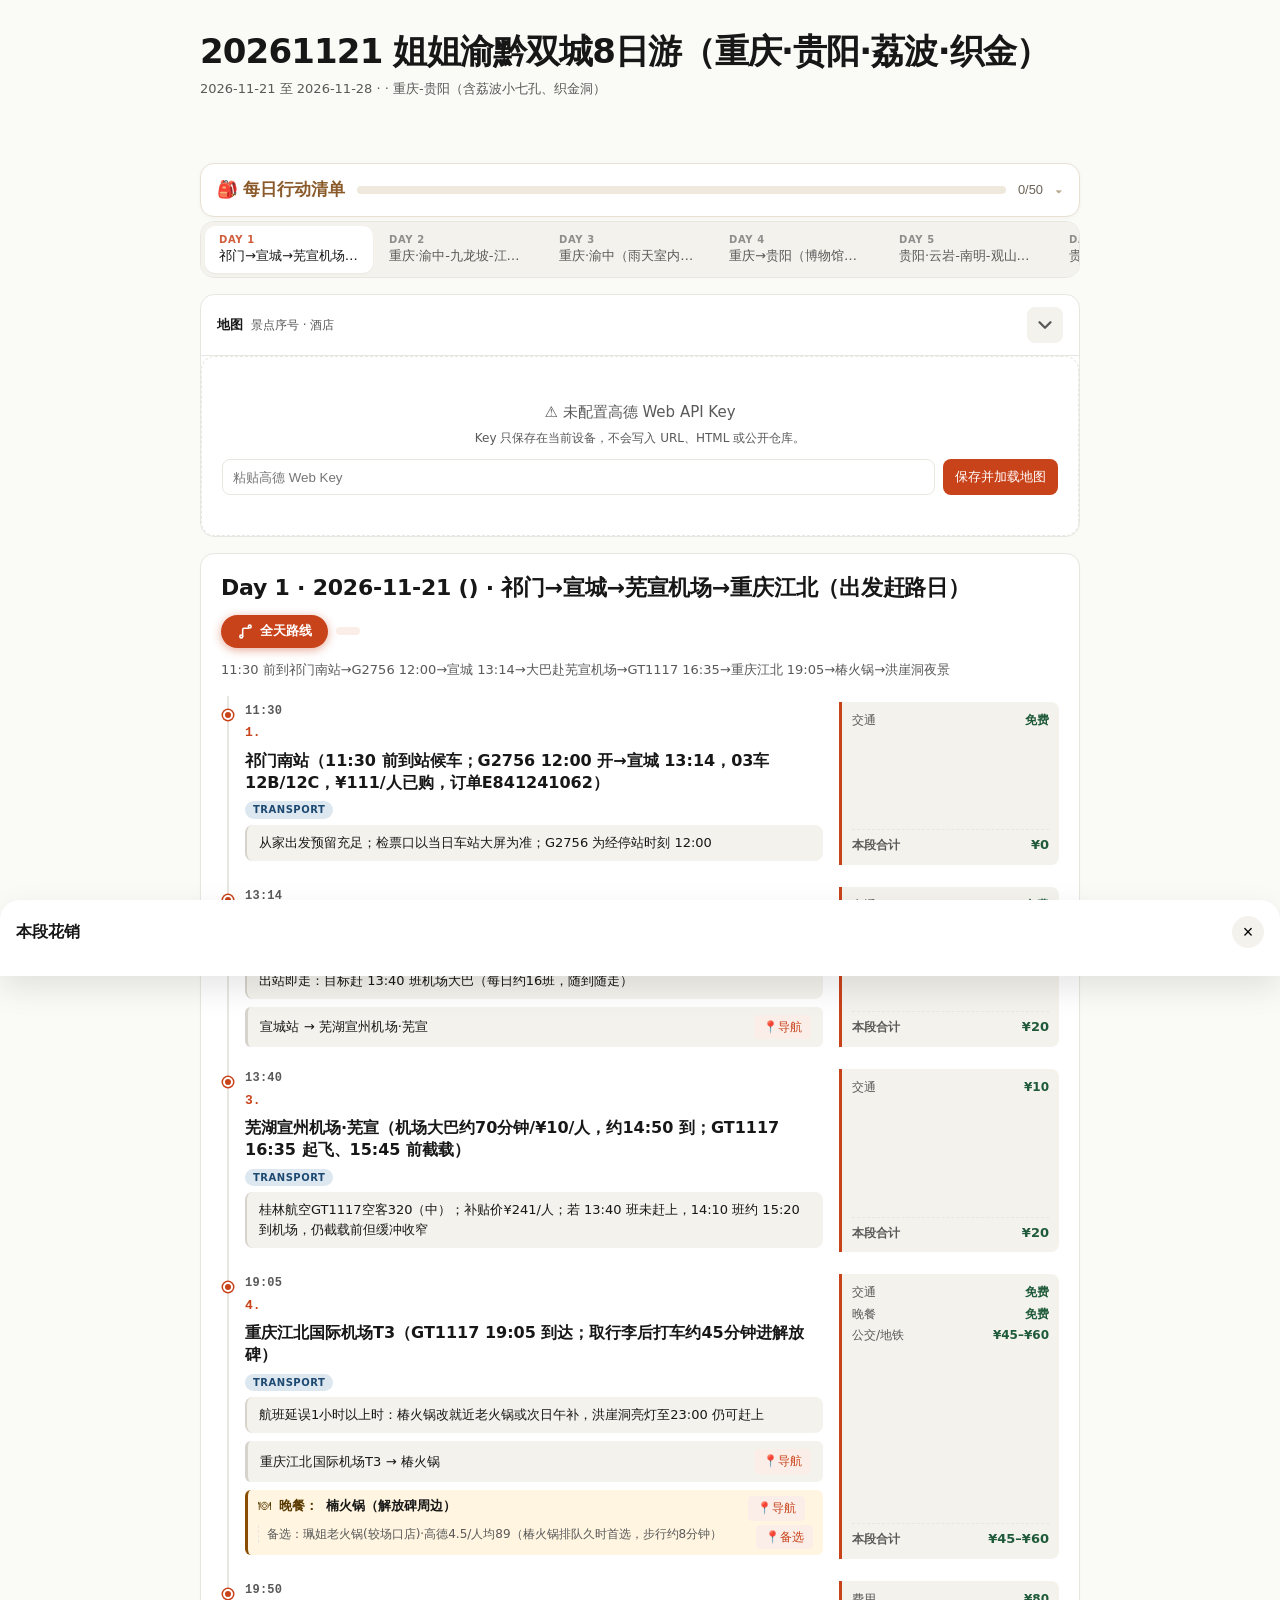
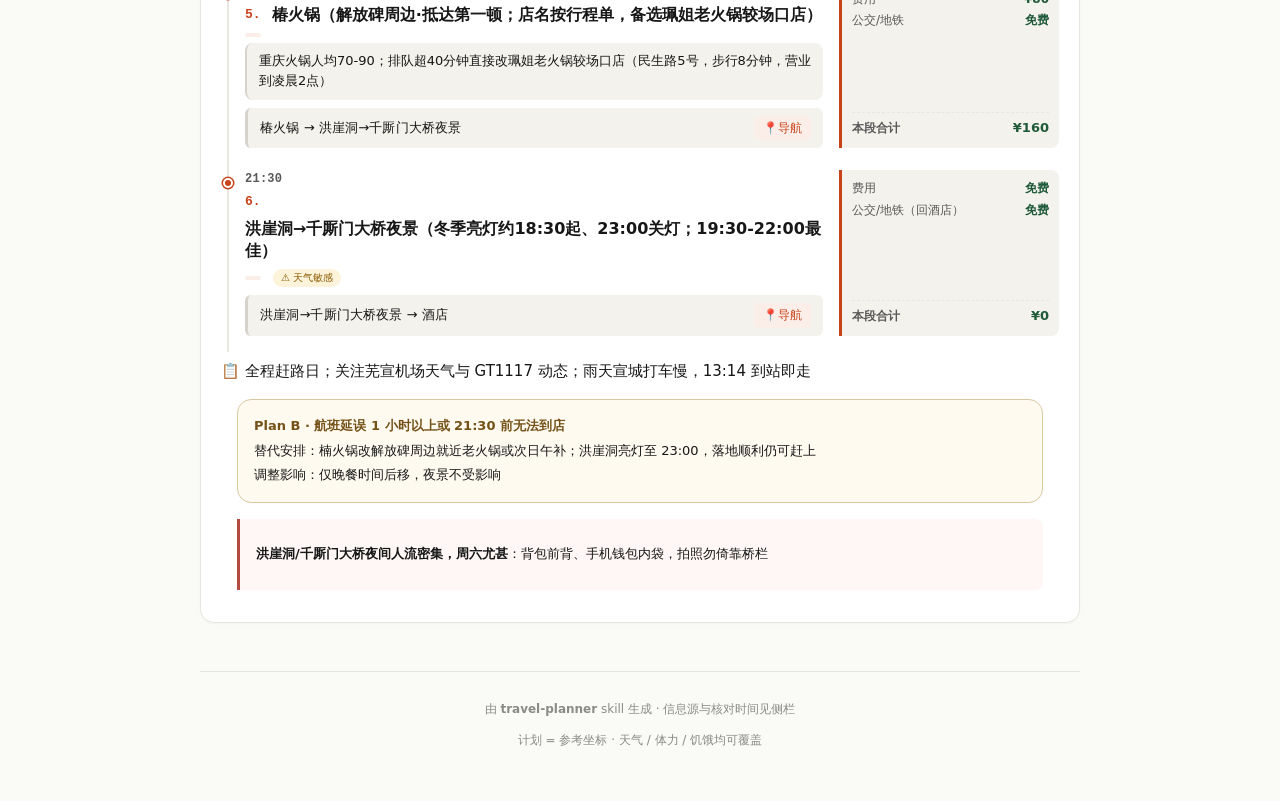
<file: 20261121-yuqian/index.html>
<!doctype html>
<html lang="zh-CN">
<head>
  <meta charset="utf-8">
  <meta name="viewport" content="width=device-width, initial-scale=1, viewport-fit=cover">
  <title>20261121 姐姐渝黔双城8日游（重庆·贵阳·荔波·织金） · 2026-11-21 至 2026-11-28</title>
  <style>
    /* ===== 基础 ===== */
    *, *::before, *::after { box-sizing: border-box; }
    :root {
      /* 颜色（WCAG AA 校验过：accent 在浅底上对比度 4.7，深底 5.2） */
      --bg: #fafaf7;
      --bg-elevated: #ffffff;
      --bg-soft: #f4f2ec;
      --fg: #171717;
      --fg-muted: #595959;        /* 提深以保 AA 对比 */
      --fg-subtle: #8a8a87;
      --line: #e8e6e0;
      --line-strong: #d6d3cc;
      --accent: #c8421a;           /* 比原 #d4451b 深一档，AA 通过 */
      --accent-hover: #a83512;
      --accent-soft: #fbeee8;
      --shadow-sm: 0 1px 2px rgba(0,0,0,0.04);
      --shadow-md: 0 2px 8px rgba(0,0,0,0.06);
      --shadow-lg: 0 12px 32px rgba(0,0,0,0.10);
      --radius-sm: 8px;
      --radius: 14px;
      --radius-lg: 20px;
      /* 交通方式颜色 */
      --c-walk: #2d7a4a;
      --c-transit: #1f6feb;
      --c-drive: #c0392b;
      --c-bike: #e67e22;
      /* 间距栅格（4 / 8 基准） */
      --sp-1: 4px;
      --sp-2: 8px;
      --sp-3: 12px;
      --sp-4: 16px;
      --sp-5: 20px;
      --sp-6: 24px;
      --sp-8: 32px;
      --sp-10: 40px;
      /* 字号 scale（移动端 ≥16px 防 iOS 缩放） */
      --fs-xs: 12px;
      --fs-sm: 13px;
      --fs-base: 15px;     /* 桌面正文 */
      --fs-md: 16px;       /* 移动端正文下界 */
      --fs-lg: 18px;
      --fs-xl: 22px;
      --fs-2xl: 28px;
      --fs-3xl: 34px;
    }
    @media (prefers-color-scheme: dark) {
      :root {
        --bg: #0f1011;
        --bg-elevated: #1a1b1d;
        --bg-soft: #232427;
        --fg: #f2f2f0;
        --fg-muted: #b0b0ae;
        --fg-subtle: #7a7a78;
        --line: #2a2b2d;
        --line-strong: #3a3b3d;
        --accent: #ff7a55;
        --accent-hover: #ff9276;
        --accent-soft: #2a1f1a;
        --shadow-md: 0 2px 8px rgba(0,0,0,0.4);
        --shadow-lg: 0 12px 32px rgba(0,0,0,0.5);
        --c-walk: #4ca870;
        --c-transit: #5a96ff;
        --c-drive: #ff7560;
        --c-bike: #ffb05c;
      }
    }
    html, body { margin: 0; padding: 0; }
    body {
      font-family: "Inter", -apple-system, BlinkMacSystemFont, "PingFang SC", "Hiragino Sans GB", "Microsoft YaHei", "Segoe UI", system-ui, sans-serif;
      background: var(--bg);
      color: var(--fg);
      font-size: var(--fs-base);
      line-height: 1.55;
      -webkit-font-smoothing: antialiased;
      -moz-osx-font-smoothing: grayscale;
      text-rendering: optimizeLegibility;
    }
    .wrap {
      max-width: 920px;
      margin: 0 auto;
      padding: var(--sp-6) var(--sp-5) calc(var(--sp-10) + env(safe-area-inset-bottom, 0px));
    }

    /* ===== Skip Link（无障碍） ===== */
    .skip-link {
      position: absolute;
      top: -40px;
      left: 16px;
      background: var(--accent);
      color: white;
      padding: 8px 16px;
      border-radius: var(--radius-sm);
      text-decoration: none;
      font-size: 14px;
      z-index: 200;
      transition: top 0.2s;
    }
    .skip-link:focus { top: 16px; }

    /* ===== Validation Banner（v1.1.0 新增，代码级硬约束）===== */
    #validation-banner {
      margin: 0 0 var(--sp-4);
      padding: var(--sp-3) var(--sp-4);
      border-radius: var(--radius);
      font-size: var(--fs-sm);
      line-height: 1.5;
      display: none;
    }
    #validation-banner.show { display: block; }
    #validation-banner.banner-missing {
      background: #fef2f2;
      border: 1px solid #fca5a5;
      color: #991b1b;
    }
    @media (prefers-color-scheme: dark) {
      #validation-banner.banner-missing {
        background: #2a0e0e;
        border-color: #7f1d1d;
        color: #fecaca;
      }
    }
    #validation-banner.banner-warn {
      background: #fefce8;
      border: 1px solid #fde047;
      color: #854d0e;
    }
    @media (prefers-color-scheme: dark) {
      #validation-banner.banner-warn {
        background: #2a1f0a;
        border-color: #713f12;
        color: #fef08a;
      }
    }
    #validation-banner.banner-pass {
      background: #f0fdf4;
      border: 1px solid #86efac;
      color: #166534;
    }
    @media (prefers-color-scheme: dark) {
      #validation-banner.banner-pass {
        background: #0a2a14;
        border-color: #14532d;
        color: #bbf7d0;
      }
    }
    #validation-banner .vb-title {
      font-weight: 600;
      margin-bottom: var(--sp-1);
    }
    #validation-banner .vb-rules {
      font-size: var(--fs-xs);
      margin-top: var(--sp-2);
      font-family: ui-monospace, SFMono-Regular, Menlo, monospace;
    }
    #validation-banner .vb-rules li {
      list-style: none;
      padding: 2px 0;
    }
    #validation-banner .vr-phase {
      display: inline-block;
      font-size: var(--fs-xs);
      padding: 2px 8px;
      border-radius: 6px;
      background: var(--surface-2);
      margin-left: 6px;
      color: var(--fg-muted);
    }
    #validation-banner .vb-detail-btn {
      margin-top: var(--sp-2);
      font-size: var(--fs-xs);
      color: inherit;
      background: transparent;
      border: 1px solid currentColor;
      padding: 4px 10px;
      border-radius: 4px;
      cursor: pointer;
      font-family: inherit;
    }

    /* ===== Validation Report Section（页面底部折叠区）===== */
    details#validation-report-section {
      margin: var(--sp-8) 0 var(--sp-4);
      padding: var(--sp-4);
      background: var(--bg-soft);
      border-radius: var(--radius);
    }
    details#validation-report-section > summary {
      cursor: pointer;
      font-weight: 600;
      font-size: var(--fs-sm);
      color: var(--fg-muted);
      list-style: none;
    }
    details#validation-report-section > summary::before {
      content: "▸ ";
      display: inline-block;
      transition: transform 0.15s;
    }
    details#validation-report-section[open] > summary::before {
      content: "▾ ";
    }
    details#validation-report-section .vr-rule {
      display: grid;
      grid-template-columns: 36px 1fr;
      gap: var(--sp-2);
      padding: var(--sp-2) 0;
      border-top: 1px solid var(--line);
      font-size: var(--fs-sm);
    }
    details#validation-report-section .vr-rule:first-of-type {
      border-top: 0;
    }
    details#validation-report-section .vr-status {
      font-family: ui-monospace, SFMono-Regular, Menlo, monospace;
    }
    details#validation-report-section .vr-source {
      font-size: var(--fs-xs);
      color: var(--fg-subtle);
      margin-left: var(--sp-2);
    }
    details#validation-report-section .vr-source.script {
      color: #166534;
    }
    @media (prefers-color-scheme: dark) {
      details#validation-report-section .vr-source.script { color: #86efac; }
    }

    /* ===== Header ===== */
    header.hero {
      padding: var(--sp-2) 0 var(--sp-6);
      margin-bottom: var(--sp-6);
    }
    header.hero h1 {
      font-size: clamp(var(--fs-2xl), 5vw, var(--fs-3xl));
      line-height: 1.15;
      margin: 0 0 var(--sp-2);
      letter-spacing: -0.025em;
      font-weight: 700;
    }
    header.hero .meta {
      margin: 0 0 var(--sp-4);
      color: var(--fg-muted);
      font-size: var(--fs-sm);
      display: flex;
      flex-wrap: wrap;
      gap: var(--sp-2) var(--sp-3);
    }
    header.hero .summary {
      margin: 0;
      font-size: var(--fs-base);
      line-height: 1.6;
      color: var(--fg);
      background: var(--accent-soft);
      padding: var(--sp-4) var(--sp-5);
      border-radius: var(--radius);
      border-left: 3px solid var(--accent);
    }

    /* ===== Drawer 触发按钮（FAB 风格，移动端触控 ≥44px） ===== */
    .drawer-toggle {
      position: fixed;
      top: calc(var(--sp-5) + env(safe-area-inset-top, 0px));
      right: var(--sp-5);
      z-index: 90;
      display: inline-flex;
      align-items: center;
      gap: var(--sp-2);
      /* 保证触控目标 ≥ 44px */
      min-height: 44px;
      padding: 10px 18px 10px 14px;
      background: var(--bg-elevated);
      color: var(--fg);
      border: 1px solid var(--line);
      border-radius: 100px;
      box-shadow: var(--shadow-md);
      cursor: pointer;
      font-family: inherit;
      font-size: var(--fs-sm);
      font-weight: 500;
      transition: all 0.2s ease;
      user-select: none;
      -webkit-tap-highlight-color: transparent;
    }
    .drawer-toggle:hover {
      border-color: var(--accent);
      background: var(--accent-soft);
      transform: translateY(-1px);
      box-shadow: var(--shadow-lg);
    }
    .drawer-toggle:focus-visible {
      outline: 2px solid var(--accent);
      outline-offset: 2px;
    }
    .drawer-toggle:active { transform: translateY(0); }
    .drawer-toggle svg { width: 18px; height: 18px; flex-shrink: 0; }
    .drawer-toggle .badge {
      background: var(--accent);
      color: white;
      font-size: 10px;
      font-weight: 700;
      padding: 1px 7px;
      border-radius: 10px;
      min-width: 18px;
      text-align: center;
    }
    @media (max-width: 480px) {
      .drawer-toggle {
        top: calc(var(--sp-4) + env(safe-area-inset-top, 0px));
        right: var(--sp-4);
      }
      .drawer-toggle .label { display: none; }
    }
    /* 个人定制：隐藏「行程信息」悬浮按钮——手机端占位，行程信息已由每日清单承载（specificity 高于 900px 断点的强制显示） */

    /* ===== Drawer Backdrop ===== */
    .drawer-backdrop {
      position: fixed;
      inset: 0;
      background: rgba(0, 0, 0, 0.4);
      backdrop-filter: blur(2px);
      -webkit-backdrop-filter: blur(2px);
      opacity: 0;
      pointer-events: none;
      transition: opacity 0.25s ease;
      z-index: 99;
    }
    .drawer-backdrop.open {
      opacity: 1;
      pointer-events: auto;
    }

    /* ===== Drawer 抽屉 ===== */
    .drawer {
      position: fixed;
      top: 0;
      right: 0;
      width: min(420px, 90vw);
      height: 100vh;
      height: 100dvh;
      background: var(--bg);
      border-left: 1px solid var(--line);
      box-shadow: var(--shadow-lg);
      transform: translateX(100%);
      transition: transform 0.3s cubic-bezier(0.4, 0, 0.2, 1);
      z-index: 100;
      display: flex;
      flex-direction: column;
      overflow: hidden;
    }
    .drawer.open { transform: translateX(0); }
    @media (min-width: 900px) {
      .drawer-toggle { display: inline-flex !important; }   /* 让用户在 desktop 也能控制 drawer */
      .drawer { transform: translateX(100%); }              /* desktop 默认隐藏 */
      .drawer.open, .drawer.expanded {
        transform: translateX(0);
        width: 360px;
        box-shadow: var(--shadow-lg);                        /* 改：drawer 浮在右侧，wrap 不被挤压；阴影视觉分隔 */
      }
      .drawer.expanded .drawer-close { display: inline-flex; }   /* desktop expanded 也显示 close 按钮（toggle 被 drawer 遮挡时作为关闭入口）*/
      .drawer.open .drawer-close { display: inline-flex; }  /* mobile-style close works */
      /* 改：drawer 浮在右侧，wrap 不被挤压（不设 margin-right） */
    }
    .drawer-header {
      display: flex;
      justify-content: space-between;
      align-items: center;
      padding: calc(var(--sp-5) + env(safe-area-inset-top, 0px)) var(--sp-5) var(--sp-4);
      border-bottom: 1px solid var(--line);
      flex-shrink: 0;
      background: var(--bg-elevated);
    }
    .drawer-header h2 {
      margin: 0;
      font-size: var(--fs-md);
      font-weight: 600;
    }
    .drawer-close {
      background: transparent;
      border: none;
      /* 触控 ≥44px */
      min-width: 44px;
      min-height: 44px;
      padding: var(--sp-2);
      border-radius: var(--radius-sm);
      cursor: pointer;
      color: var(--fg-muted);
      display: inline-flex;
      align-items: center;
      justify-content: center;
      transition: all 0.15s ease;
      font-family: inherit;
      -webkit-tap-highlight-color: transparent;
    }
    .drawer-close:hover {
      background: var(--bg-soft);
      color: var(--fg);
    }
    .drawer-close:focus-visible {
      outline: 2px solid var(--accent);
      outline-offset: 2px;
    }
    .drawer-close svg { width: 20px; height: 20px; }
    .drawer-body {
      flex: 1;
      overflow-y: auto;
      padding: var(--sp-5);
      scrollbar-width: thin;
      -webkit-overflow-scrolling: touch;
    }
    .drawer-body::-webkit-scrollbar { width: 6px; }
    .drawer-body::-webkit-scrollbar-thumb { background: var(--line); border-radius: 3px; }
    .drawer-body section { margin-bottom: var(--sp-6); }
    .drawer-body section:last-child { margin-bottom: 0; }
    .drawer-body h3 {
      margin: 0 0 var(--sp-3);
      font-size: 11px;
      font-weight: 600;
      letter-spacing: 0.08em;
      text-transform: uppercase;
      color: var(--fg-subtle);
      display: flex;
      align-items: center;
      gap: var(--sp-2);
    }
    .drawer-body h3 svg { width: 14px; height: 14px; }
    .drawer-body h3 .count {
      margin-left: auto;
      background: var(--bg-soft);
      color: var(--fg-muted);
      padding: 2px 8px;
      border-radius: 10px;
      font-size: 10px;
      font-weight: 500;
      letter-spacing: 0;
      text-transform: none;
    }

    /* ===== Hotel card ===== */
    .drawer .hotel-card {
      background: var(--bg-elevated);
      border: 1px solid var(--line);
      border-radius: var(--radius);
      padding: var(--sp-4);
    }
    .drawer .hotel-card h4 { margin: 0 0 4px; font-size: var(--fs-md); font-weight: 600; }
    .drawer .hotel-card .address { margin: 0 0 var(--sp-2); color: var(--fg-muted); font-size: var(--fs-xs); }
    .drawer .hotel-card .why { margin: 0 0 var(--sp-3); font-size: var(--fs-sm); line-height: 1.6; }
    .drawer .hotel-commute { margin-top: var(--sp-3); padding-top: var(--sp-3); border-top: 1px dashed var(--line); }
    .drawer .hotel-commute summary { cursor: pointer; font-size: var(--fs-xs); color: var(--fg-muted); user-select: none; min-height: 36px; display: inline-flex; align-items: center; padding: 4px 0; }
    .drawer .hotel-commute ul { margin: var(--sp-2) 0 0; padding-left: 18px; font-size: var(--fs-xs); color: var(--fg-muted); }

    /* ===== Drawer links（移动端触控 ≥44px） ===== */
    .drawer .links { display: flex; gap: var(--sp-2); flex-wrap: wrap; }
    .drawer .links a {
      font-size: var(--fs-xs);
      min-height: 36px;
      padding: 8px 14px;
      display: inline-flex;
      align-items: center;
      border: 1px solid var(--line);
      border-radius: 100px;
      text-decoration: none;
      color: var(--fg);
      background: var(--bg);
      transition: all 0.15s ease;
    }
    .drawer .links a:hover {
      background: var(--accent);
      color: white;
      border-color: var(--accent);
    }
    .drawer .links a:focus-visible {
      outline: 2px solid var(--accent);
      outline-offset: 2px;
    }

    /* ===== Drawer 列表（prebook / hotel commute 等） ===== */
    .drawer-list { list-style: none; padding: 0; margin: 0; }
    .drawer-list li {
      padding: var(--sp-3) 0;
      border-bottom: 1px solid var(--line);
    }
    .drawer-list li:last-child { border-bottom: none; }
    .drawer-list .item-title {
      display: block;
      font-weight: 600;
      font-size: var(--fs-sm);
      margin-bottom: 2px;
    }
    .drawer-list .item-title a {
      color: var(--fg);
      text-decoration: none;
    }
    .drawer-list .item-title a:hover {
      color: var(--accent);
      text-decoration: underline;
    }
    .drawer-list .item-deadline {
      color: var(--accent);
      font-size: var(--fs-xs);
      margin-left: var(--sp-2);
      font-weight: 500;
    }
    .drawer-list .item-meta {
      display: block;
      color: var(--fg-muted);
      font-size: var(--fs-xs);
      line-height: 1.5;
      margin-top: 2px;
    }
    .drawer-list .item-cta {
      color: var(--accent);
      font-weight: 500;
    }
    .item-badges {
      display: flex;
      flex-wrap: wrap;
      gap: 4px;
      margin-top: 4px;
    }
    .item-badge {
      display: inline-flex;
      align-items: center;
      padding: 2px 7px;
      border-radius: 999px;
      background: var(--accent-soft);
      color: var(--accent);
      font-size: 10px;
      font-weight: 700;
    }
    .item-badge.warning { background: #fff4db; color: #8a5500; }
    .item-badge.critical { background: #feeceb; color: #a42821; }
    .decision-card {
      margin: var(--sp-4);
      padding: var(--sp-4);
      border: 1px solid #d8c8a3;
      border-radius: var(--radius);
      background: #fffaf0;
      color: var(--fg);
      font-size: var(--fs-sm);
      line-height: 1.6;
    }
    .decision-card strong { color: #745117; }
    .decision-card p { margin: 4px 0 0; }
    .safety-card {
      margin: var(--sp-3) var(--sp-4) var(--sp-4);
      padding: var(--sp-3) var(--sp-4);
      border-left: 3px solid #b54a40;
      background: #fff7f6;
      border-radius: 0 var(--radius-sm) var(--radius-sm) 0;
      font-size: var(--fs-sm);
      line-height: 1.6;
    }

    /* ===== Weather card ===== */
    .weather-card {
      background: var(--accent-soft);
      border: 1px solid var(--line);
      border-radius: var(--radius);
      padding: var(--sp-3) var(--sp-4);
      font-size: var(--fs-sm);
      line-height: 1.6;
      color: var(--fg);
    }

    /* ===== Tabs：分段控件（移动端可横向滚动、sticky 吸顶） ===== */
    .tabs {
      display: flex;
      gap: 2px;
      overflow-x: auto;
      padding: var(--sp-1);
      scrollbar-width: thin;
      -webkit-overflow-scrolling: touch;
      margin-bottom: var(--sp-4);
      background: var(--bg-soft);
      border: 1px solid var(--line);
      border-radius: var(--radius);
      /* sticky 吸顶：滚动时贴在 hero 下方 */
      position: sticky;
      top: calc(var(--sp-2) + env(safe-area-inset-top, 0px));
      z-index: 50;
      backdrop-filter: blur(8px);
      -webkit-backdrop-filter: blur(8px);
    }
    .tabs::-webkit-scrollbar { height: 0; }
    .tab {
      flex-shrink: 0;
      /* 触控 ≥44px */
      min-height: 44px;
      padding: 8px 14px;
      border: none;
      background: transparent;
      border-radius: calc(var(--radius) - 4px);
      cursor: pointer;
      text-align: center;
      transition: all 0.15s ease;
      font-family: inherit;
      color: var(--fg-muted);
      min-width: 96px;
      display: flex;
      flex-direction: column;
      justify-content: center;
      gap: 2px;
      -webkit-tap-highlight-color: transparent;
    }
    .tab:hover {
      color: var(--fg);
    }
    .tab:focus-visible {
      outline: 2px solid var(--accent);
      outline-offset: -2px;
    }
    .tab.active {
      background: var(--bg-elevated);
      color: var(--fg);
      box-shadow: var(--shadow-sm);
      font-weight: 500;
    }
    .tab .tab-day {
      display: block;
      font-size: 10px;
      font-weight: 600;
      letter-spacing: 0.06em;
      text-transform: uppercase;
      opacity: 0.65;
    }
    .tab .tab-region {
      display: block;
      font-size: var(--fs-sm);
      font-weight: 500;
      white-space: nowrap;
      overflow: hidden;
      text-overflow: ellipsis;
      max-width: 140px;
    }
    .tab.active .tab-day { opacity: 0.85; color: var(--accent); }

    /* ===== Map ===== */
    .map-section {
      margin-bottom: var(--sp-4);
      border: 1px solid var(--line);
      border-radius: var(--radius);
      background: var(--bg-elevated);
      overflow: hidden;
    }
    .map-section-toggle {
      display: flex;
      align-items: center;
      gap: var(--sp-2);
      width: 100%;
      padding: var(--sp-3) var(--sp-4);
      border: none;
      background: transparent;
      cursor: pointer;
      font: inherit;
      color: var(--fg);
      min-height: 44px;
      text-align: left;
    }
    .map-section-toggle:hover { background: var(--bg-soft); }
    .map-section-toggle:focus-visible {
      outline: 2px solid var(--accent);
      outline-offset: -2px;
    }
    .map-section-title {
      font-size: var(--fs-sm);
      font-weight: 600;
    }
    .map-section-hint {
      font-size: var(--fs-xs);
      color: var(--fg-muted);
    }
    .map-section-chevron {
      margin-left: auto;
      display: inline-flex;
      align-items: center;
      justify-content: center;
      width: 36px;
      height: 36px;
      border-radius: 8px;
      color: var(--fg-muted);
      background: var(--bg-soft);
      flex-shrink: 0;
      transition: transform 0.35s cubic-bezier(0.4, 0, 0.2, 1), background 0.2s, color 0.2s;
    }
    .map-section-toggle:hover .map-section-chevron {
      color: var(--accent);
      background: var(--accent-soft);
    }
    .map-section-chevron svg {
      width: 22px;
      height: 22px;
      display: block;
    }
    .map-section.is-collapsed .map-section-chevron {
      transform: rotate(180deg);
    }
    .map-panel {
      display: grid;
      grid-template-rows: 1fr;
      transition: grid-template-rows 0.35s cubic-bezier(0.4, 0, 0.2, 1);
      border-top: 1px solid var(--line);
    }
    .map-section.is-collapsed .map-panel {
      grid-template-rows: 0fr;
      border-top-color: transparent;
    }
    .map-panel-inner {
      overflow: hidden;
      min-height: 0;
    }
    #map {
      width: 100%;
      height: 460px;
      border: none;
      border-radius: 0;
      overflow: hidden;
      touch-action: pan-x pan-y;
    }
    @media (max-width: 600px) {
      #map { height: 320px; }
    }
    .map-fallback {
      padding: 40px 20px;
      text-align: center;
      background: var(--bg-elevated);
      border: 1px dashed var(--line);
      border-radius: var(--radius);
      color: var(--fg-muted);
    }
    .map-fallback p { margin: 4px 0; }
    .map-fallback .hint { font-size: 12px; }
    .map-key-form { display: flex; gap: 8px; margin-top: 12px; }
    .map-key-form input {
      min-width: 0;
      flex: 1;
      padding: 9px 10px;
      border: 1px solid var(--line);
      border-radius: 8px;
      background: var(--paper);
      color: var(--ink);
    }
    .map-key-form button {
      border: 0;
      border-radius: 8px;
      padding: 9px 12px;
      background: var(--accent);
      color: #fff;
      cursor: pointer;
    }

    /* ===== Day Card ===== */
    .day-card {
      background: var(--bg-elevated);
      border: 1px solid var(--line);
      border-radius: var(--radius);
      padding: var(--sp-5) var(--sp-5) var(--sp-4);
      box-shadow: var(--shadow-sm);
      margin-top: var(--sp-4);
    }
    .day-card > header {
      display: flex;
      justify-content: space-between;
      align-items: flex-start;
      gap: var(--sp-3);
      margin-bottom: var(--sp-3);
      flex-wrap: wrap;
    }
    .day-card > header h3 {
      margin: 0;
      font-size: var(--fs-xl);
      line-height: 1.3;
      font-weight: 600;
      letter-spacing: -0.01em;
    }
    .day-card > header .day-header-actions {
      display: flex;
      align-items: center;
      gap: var(--sp-2);
      flex-wrap: wrap;
    }
    .day-card > header .day-route-btn {
      display: inline-flex;
      align-items: center;
      justify-content: center;
      gap: 6px;
      font-size: var(--fs-sm);
      color: #fff;
      background: var(--accent);
      border: none;
      padding: 8px 16px;
      border-radius: 100px;
      white-space: nowrap;
      font-weight: 600;
      cursor: pointer;
      line-height: 1.3;
      box-shadow: 0 2px 10px color-mix(in srgb, var(--accent) 45%, transparent);
      transition: background 0.2s ease, transform 0.15s ease, box-shadow 0.2s ease;
      -webkit-tap-highlight-color: transparent;
    }
    .day-card > header .day-route-btn svg {
      width: 17px;
      height: 17px;
      flex-shrink: 0;
    }
    .day-card > header .day-route-btn:hover {
      background: var(--accent-hover);
      transform: translateY(-1px);
      box-shadow: var(--shadow-md);
    }
    .day-card > header .day-route-btn:active {
      transform: translateY(0);
    }
    .day-card > header .day-route-btn:focus-visible {
      outline: 2px solid var(--accent);
      outline-offset: 2px;
    }
    @media (max-width: 600px) {
      .day-card > header .day-header-actions {
        width: 100%;
      }
      .day-card > header .day-route-btn {
        flex: 1;
        padding: 10px 16px;
        font-size: var(--fs-md);
      }
    }
    .day-card > header .weather {
      font-size: var(--fs-xs);
      color: var(--accent);
      background: var(--accent-soft);
      padding: 4px 12px;
      border-radius: 100px;
      /* 长天气提示（如 D2/D5 30+ 字）在窄屏 nowrap 会撑破卡片叠压相邻元素——允许换行 */
      white-space: normal;
      line-height: 1.5;
      max-width: 100%;
      overflow-wrap: anywhere;
      font-weight: 500;
    }
    .day-card .theme {
      font-size: var(--fs-sm);
      color: var(--fg-muted);
      margin: 0 0 var(--sp-4);
      line-height: 1.55;
    }

    /* ===== Timeline ===== */
    ol.timeline {
      list-style: none;
      padding: 0;
      margin: 0;
      border-left: 2px solid var(--line);
      margin-left: 6px;
    }
    ol.timeline li.time-block {
      position: relative;
      padding: 6px 0 var(--sp-4) var(--sp-4);
    }
    ol.timeline li.time-block::before {
      content: "";
      position: absolute;
      left: -6px;
      top: 14px;
      width: 10px;
      height: 10px;
      border-radius: 50%;
      background: var(--accent);
      border: 2px solid var(--bg-elevated);
      box-shadow: 0 0 0 1.5px var(--accent);
    }
    ol.timeline time {
      font-family: ui-monospace, SFMono-Regular, Menlo, monospace;
      font-size: var(--fs-xs);
      color: var(--fg-muted);
      font-weight: 600;
      letter-spacing: 0.02em;
    }
    ol.timeline .slot-num {
      font-family: ui-monospace, SFMono-Regular, Menlo, monospace;
      font-size: var(--fs-sm);
      font-weight: 700;
      color: var(--accent);
      margin-right: 0.25em;
    }
    .drawer .hotel-card .hotel-emoji {
      display: inline-block;
      font-size: 22px;
      margin-right: 4px;
      vertical-align: -3px;
    }
    .place h4 {
      margin: 4px 0 6px;
      font-size: var(--fs-md);
      font-weight: 600;
      line-height: 1.35;
      display: flex;
      align-items: center;
      gap: var(--sp-2);
      flex-wrap: wrap;
    }
    .place .cat {
      font-size: 10px;
      font-weight: 600;
      padding: 2px 8px;
      border-radius: 100px;
      background: var(--accent-soft);
      color: var(--accent);
      text-transform: uppercase;
      letter-spacing: 0.05em;
    }
    .place .cat.food { background: #fff5e0; color: #8a4d00; }
    .place .cat.scenery { background: #e2efe7; color: #1f5a3a; }
    .place .cat.culture { background: #ede4f5; color: #4f2a82; }
    .place .cat.shopping { background: #fbe2e9; color: #96223f; }
    .place .cat.hotel { background: #e6e9ee; color: #3a4150; }
    .place .cat.transport { background: #dde7f0; color: #1e4a72; }
    .place .weather-sensitive {
      display: inline-block;
      font-size: 10px;
      font-weight: 500;
      color: #8a5a00;
      background: #fdf3da;
      padding: 2px 8px;
      border-radius: 100px;
      margin-left: 4px;
    }
    .place p {
      margin: 4px 0;
      font-size: var(--fs-base);
      line-height: 1.55;
    }
    .place .why { color: var(--fg-muted); font-size: var(--fs-sm); line-height: 1.55; }
    .place .note {
      background: var(--bg-soft);
      padding: var(--sp-2) var(--sp-3);
      border-radius: var(--radius-sm);
      font-size: var(--fs-sm);
      line-height: 1.55;
      border-left: 2px solid var(--line-strong);
    }

    /* ===== Next-leg & meal-leg inside POI card（v2.0.0 融合时间轴）===== */
    ol.timeline li.hotel-leg-block .time-block-main { padding-top: 4px; }
    ol.timeline li.time-block .next-leg {
      display: flex;
      align-items: center;
      gap: var(--sp-2);
      margin-top: var(--sp-2);
      padding: 8px 12px;
      background: var(--bg-soft);
      border-radius: 6px;
      font-size: var(--fs-sm);
      color: var(--fg);
      border-left: 3px solid var(--line-strong);
      flex-wrap: wrap;
    }
    ol.timeline li.time-block .next-leg .next-leg-route {
      flex: 1 1 auto;
      min-width: 0;
      font-weight: 500;
      letter-spacing: 0.01em;
    }
    ol.timeline li.time-block .next-leg .next-leg-nav {
      font-size: var(--fs-xs);
      color: var(--accent);
      text-decoration: none;
      font-weight: 500;
      padding: 2px 8px;
      border: 1px solid var(--accent-soft);
      border-radius: 4px;
      background: var(--accent-soft);
      margin-left: var(--sp-1);
    }
    ol.timeline li.time-block .next-leg .next-leg-nav:hover { text-decoration: underline; }

    ol.timeline li.time-block .meal-leg {
      display: flex;
      flex-wrap: wrap;
      align-items: baseline;
      gap: var(--sp-1) var(--sp-2);
      margin-top: var(--sp-2);
      padding: 6px 10px;
      background: #fff5e0;
      border-left: 3px solid #8a4d00;
      border-radius: 6px;
      font-size: var(--fs-sm);
      color: #5a3a00;
    }
    ol.timeline li.time-block .meal-leg .meal-leg-icon { flex-shrink: 0; }
    ol.timeline li.time-block .meal-leg .meal-leg-label {
      font-weight: 600;
      color: #5a3a00;
    }
    ol.timeline li.time-block .meal-leg .meal-leg-name {
      font-weight: 600;
      color: var(--fg);
    }
    ol.timeline li.time-block .meal-leg .meal-leg-why {
      color: var(--fg-muted);
    }
    ol.timeline li.time-block .meal-leg .meal-leg-alt {
      color: var(--fg-muted);
      font-size: var(--fs-xs);
      padding-left: var(--sp-2);
      border-left: 1px dashed var(--line);
    }
    ol.timeline li.time-block .meal-leg .meal-nav {
      margin-left: auto;
      flex-shrink: 0;
      align-self: center;
      font-size: var(--fs-xs);
      color: var(--accent);
      text-decoration: none;
      font-weight: 500;
      padding: 2px 8px;
      border: 1px solid var(--accent-soft);
      border-radius: 4px;
      background: var(--accent-soft);
    }
    @media (prefers-color-scheme: dark) {
      ol.timeline li.time-block .meal-leg {
        background: #2a1f0a;
        color: #fef08a;
        border-left-color: #d4a52e;
      }
      ol.timeline li.time-block .meal-leg .meal-leg-label { color: #fef08a; }
      ol.timeline li.time-block .meal-leg .meal-leg-name { color: #fef3c7; }
    }

    /* ===== 段花销批注（v2.2.0） ===== */
    .time-block-grid {
      display: grid;
      grid-template-columns: 1fr 220px;
      gap: 16px;
      align-items: stretch;
    }
    .time-block-main { min-width: 0; }
    .time-row {
      display: flex;
      align-items: center;
      justify-content: space-between;
      gap: var(--sp-2);
    }
    .cost-margin {
      display: flex;
      flex-direction: column;
      min-height: 100%;
    }
    .cost-margin-card {
      flex: 1;
      display: flex;
      flex-direction: column;
      background: var(--bg-soft);
      border-left: 3px solid var(--accent);
      border-radius: 0 var(--radius-sm) var(--radius-sm) 0;
      padding: 8px 10px;
      font-size: var(--fs-xs);
      line-height: 1.45;
      min-height: 100%;
    }
    .cost-line {
      display: flex;
      justify-content: space-between;
      align-items: baseline;
      gap: 8px;
      padding: 2px 0;
    }
    .cost-line-label {
      color: var(--fg-muted);
      flex: 1;
      min-width: 0;
    }
    .cost-line-amount {
      font-weight: 600;
      color: #1f5a3a;
      white-space: nowrap;
      font-size: var(--fs-xs);
    }
    .cost-line-total {
      border-top: 1px dashed var(--line);
      margin-top: auto;
      padding-top: 6px;
      font-weight: 700;
    }
    .cost-line-total .cost-line-amount { font-size: var(--fs-sm); }
    .cost-line-missing .cost-line-amount { color: #b91c1c; font-weight: 500; }
    .cost-user-input {
      width: 76px;
      padding: 3px 6px;
      font-size: var(--fs-xs);
      border: 1px solid var(--line-strong);
      border-radius: 6px;
      background: var(--bg-elevated);
      text-align: right;
    }
    .cost-pill {
      display: none;
      align-items: center;
      flex-shrink: 0;
      padding: 2px 10px;
      border: 1px solid #c5e0d4;
      border-radius: 100px;
      background: #f0f7f4;
      color: #1f5a3a;
      font-size: 11px;
      font-weight: 700;
      cursor: pointer;
      font-family: inherit;
    }
    .cost-pill:hover { background: #e2f0ea; }
    .cost-margin-toggle {
      display: none;
      width: 100%;
      align-items: center;
      justify-content: space-between;
      gap: 8px;
      padding: 8px 12px;
      margin-top: var(--sp-2);
      border: 1px solid var(--line);
      border-radius: var(--radius-sm);
      background: var(--bg-soft);
      font-size: var(--fs-xs);
      font-weight: 600;
      color: var(--fg);
      cursor: pointer;
      font-family: inherit;
    }
    .cost-margin-toggle .toggle-chevron { transition: transform 0.2s; }
    .cost-margin.is-expanded .toggle-chevron { transform: rotate(180deg); }
    .cost-sheet-backdrop {
      position: fixed;
      inset: 0;
      background: rgba(0,0,0,0.4);
      z-index: 200;
      opacity: 0;
      pointer-events: none;
      transition: opacity 0.2s;
    }
    .cost-sheet-backdrop.open {
      opacity: 1;
      pointer-events: auto;
    }
    .cost-sheet {
      position: fixed;
      left: 0;
      right: 0;
      bottom: 0;
      z-index: 201;
      max-height: 70vh;
      background: var(--bg-elevated);
      border-radius: var(--radius-lg) var(--radius-lg) 0 0;
      box-shadow: var(--shadow-lg);
      transform: translateY(100%);
      transition: transform 0.25s ease;
      padding: var(--sp-4) var(--sp-4) calc(var(--sp-4) + env(safe-area-inset-bottom, 0px));
      overflow-y: auto;
    }
    .cost-sheet.open { transform: translateY(0); }
    .cost-sheet-header {
      display: flex;
      justify-content: space-between;
      align-items: center;
      margin-bottom: var(--sp-3);
    }
    .cost-sheet-header h3 {
      margin: 0;
      font-size: var(--fs-md);
    }
    .cost-sheet-close {
      border: none;
      background: var(--bg-soft);
      border-radius: 100px;
      width: 32px;
      height: 32px;
      cursor: pointer;
      font-size: 18px;
      line-height: 1;
    }
    @media (prefers-color-scheme: dark) {
      .cost-line-amount { color: #86efac; }
      .cost-pill { background: #1a2e24; border-color: #2d5a45; color: #86efac; }
    }
    @media (max-width: 899px) {
      .time-block-grid { grid-template-columns: 1fr; gap: 0; align-items: start; }
      .cost-margin { grid-column: 1 / -1; min-height: 0; }
      .cost-margin-toggle { display: flex; }
      .cost-margin-card {
        flex: none;
        min-height: 0;
        border-left: none;
        border-top: 3px solid var(--accent);
        border-radius: var(--radius-sm);
        margin-top: 0;
      }
      .cost-line-total { margin-top: 4px; }
      .cost-margin:not(.is-expanded) .cost-margin-card { display: none; }
    }
    @media (max-width: 599px) {
      .cost-margin { display: none; }
      .cost-pill { display: inline-flex; }
    }

    /* ===== 抽屉花销汇总 ===== */
    .budget-card {
      background: var(--bg-elevated);
      border: 1px solid var(--line);
      border-radius: var(--radius);
      padding: var(--sp-3) var(--sp-4);
      font-size: var(--fs-sm);
    }
    .budget-card .budget-total-line {
      font-weight: 700;
      font-size: var(--fs-md);
      margin-bottom: var(--sp-2);
    }
    .budget-card .budget-row {
      display: flex;
      justify-content: space-between;
      gap: var(--sp-2);
      padding: 4px 0;
      border-bottom: 1px dashed var(--line);
      font-size: var(--fs-xs);
    }
    .budget-card .budget-row:last-child { border-bottom: none; }
    .budget-card .budget-disclaimer {
      margin-top: var(--sp-2);
      font-size: 11px;
      color: var(--fg-muted);
    }
    .budget-card.budget-fallback { border-color: #fbbf24; }

    /* ===== Footer ===== */
    footer.bottom {
      margin-top: 48px;
      padding-top: 16px;
      border-top: 1px solid var(--line);
      font-size: 12px;
      color: var(--fg-subtle);
      text-align: center;
    }
    footer.bottom a { color: var(--fg-subtle); }

    /* ===== 移动端综合断点 ===== */
    @media (max-width: 600px) {
      .wrap {
        padding: var(--sp-4) var(--sp-4) calc(var(--sp-10) + env(safe-area-inset-bottom, 0px));
      }
      header.hero { padding: 0 0 var(--sp-4); margin-bottom: var(--sp-4); }
      .day-card { padding: var(--sp-4) var(--sp-4) var(--sp-3); }
      .day-card > header h3 { font-size: var(--fs-lg); }
      ol.timeline li.time-block { padding: 4px 0 var(--sp-3) var(--sp-4); }
      .place h4 { font-size: 15px; }
      .tabs { top: var(--sp-2); }
    }

    /* ===== 减少动效（无障碍） ===== */
    @media (prefers-reduced-motion: reduce) {
      *, *::before, *::after {
        animation-duration: 0.01ms !important;
        animation-iteration-count: 1 !important;
        transition-duration: 0.01ms !important;
        scroll-behavior: auto !important;
      }
    }

    /* ===== 打印 ===== */
    @media print {
      .drawer, .drawer-toggle, .drawer-backdrop { display: none !important; }
      .tabs { display: none; }
      .day-card { page-break-after: always; }
      #map { display: none; }
    }
  </style>
<style id="zx-force-light">
/* ===== 亮色锁定层：禁用系统深色模式覆盖（Plan B/安全卡对比度修复） ===== */
:root, html { color-scheme: light !important; }
@media (prefers-color-scheme: dark) {
  :root {
    --bg: #fafaf7 !important; --bg-elevated: #ffffff !important; --bg-soft: #f4f2ec !important;
    --fg: #171717 !important; --fg-muted: #595959 !important; --fg-subtle: #8a8a87 !important;
    --line: #e8e6e0 !important; --line-strong: #d6d3cc !important;
    --accent: #c8421a !important; --accent-hover: #a83512 !important; --accent-soft: #fbeee8 !important;
    --shadow-sm: 0 1px 2px rgba(0,0,0,.04) !important; --shadow-md: 0 2px 8px rgba(0,0,0,.06) !important; --shadow-lg: 0 12px 32px rgba(0,0,0,.10) !important;
    --c-walk: #2d7a4a !important; --c-transit: #1f6feb !important; --c-drive: #c0392b !important; --c-bike: #e67e22 !important;
  }
  html, body { background: #fafaf7 !important; color: #171717 !important; }
  /* 决策卡（Plan B）/安全卡/用餐条/地图容器：硬编码回亮色 */
  .decision-card { background: #fffaf0 !important; border-color: #d8c8a3 !important; color: #4a3a28 !important; }
  .decision-card strong { color: #745117 !important; }
  .decision-card p { color: #5a4a35 !important; }
  .safety-card { background: #fff7f6 !important; color: #5a3a2a !important; border-left-color: #b54a40 !important; }
  ol.timeline li.time-block .meal-leg { background: #fff5e0 !important; color: #5a3a00 !important; border-left-color: #8a4d00 !important; }
  .map-fallback { background: #ffffff !important; color: #595959 !important; }
  .cost-margin-card, .cost-sheet, .drawer, .drawer-header, .tabs { background: #fafaf7 !important; }
  .drawer-header { background: #ffffff !important; }
  .tabs { background: #f4f2ec !important; }
  .tab.active { background: #ffffff !important; color: #171717 !important; }
  .day-card, .place .note { background: #ffffff !important; }
  .place .note { background: #f4f2ec !important; }
  a { color: #c8421a !important; }
  #validation-banner { background: #fdf6e3 !important; color: #6b5312 !important; }
  #validation-banner.banner-pass { background: #f0fdf4 !important; color: #166534 !important; }
}
</style>
  <link rel="stylesheet" href="styles.css">
</head>
<body>

  <a href="#main" class="skip-link">跳转到主内容</a>

  <div class="wrap">

    <!-- scripts/validate.py 是渲染前的权威校验入口；此隐藏节点预留给未来的页内报告。 -->
    <div id="validation-banner" role="status" aria-live="polite" hidden></div>

    <header class="hero">
      <h1>20261121 姐姐渝黔双城8日游（重庆·贵阳·荔波·织金）</h1>
      <p class="meta">2026-11-21 至 2026-11-28 ·  · 重庆-贵阳（含荔波小七孔、织金洞）</p>
    </header>

<style id="zx-checklist-style">
.zx-wrap{font-family:-apple-system,"PingFang SC",sans-serif;max-width:920px;margin:14px auto 4px;color:#2f2a24}
.zx-master{display:flex;align-items:center;gap:12px;background:#fff;border:1px solid #e8e0d3;border-radius:14px;padding:13px 16px;cursor:pointer;user-select:none;box-shadow:0 1px 4px rgba(0,0,0,.04)}
.zx-master:focus-visible{outline:2px solid #8a5a2b;outline-offset:2px}
.zx-m-title{font-weight:700;font-size:1.12em;color:#8a5a2b;flex:none}
.zx-m-bar{flex:1;height:8px;background:#efe9dd;border-radius:6px;overflow:hidden;min-width:60px}
.zx-m-bar>i{display:block;height:100%;width:0;background:linear-gradient(90deg,#c99b6a,#8a5a2b);transition:width .3s}
.zx-m-count{font-size:.86em;color:#6b6257;font-variant-numeric:tabular-nums;flex:none}
.zx-m-arrow{color:#b9a98f;transition:transform .25s;flex:none}
.zx-wrap.zx-open .zx-m-arrow{transform:rotate(180deg)}
.zx-cards{display:none;margin-top:10px}
.zx-wrap.zx-open .zx-cards{display:block}
.zx-sub{font-size:.82em;color:#8d8478;margin:0 0 12px}
.zx-card{background:#fff;border:1px solid #e8e0d3;border-radius:14px;margin:10px 0;overflow:hidden;box-shadow:0 1px 4px rgba(0,0,0,.04)}
.zx-head{display:flex;align-items:center;gap:8px;padding:13px 14px;cursor:pointer;user-select:none;flex-wrap:wrap}
.zx-badge{background:#8a5a2b;color:#fff;border-radius:8px;font-weight:700;font-size:.8em;padding:3px 9px}
.zx-date{font-weight:700;font-size:.92em}
.zx-theme{color:#6b6257;font-size:.85em;flex:1;min-width:120px}
.zx-hotel{background:#f4ede2;color:#7a5a33;border-radius:6px;font-size:.75em;padding:2px 8px}
.zx-prog{font-size:.78em;color:#8d8478;background:#f6f4f0;border-radius:6px;padding:2px 7px}
.zx-arrow{color:#b9a98f;transition:transform .25s}
.zx-card.zx-open .zx-arrow{transform:rotate(180deg)}
.zx-body{display:none;border-top:1px dashed #e8e2d8;padding:6px 14px 14px}
.zx-card.zx-open .zx-body{display:block}
.zx-item{display:flex;align-items:flex-start;gap:8px;padding:9px 4px;border-bottom:1px solid #f6f3ee;cursor:pointer;font-size:.94em;line-height:1.55}
.zx-item:last-of-type{border-bottom:none}
.zx-item input{width:19px;height:19px;margin-top:2px;accent-color:#8a5a2b;flex:none}
.zx-item input:checked~.zx-tx{color:#b3b3b3;text-decoration:line-through}
.zx-ic{flex:none;width:1.35em;text-align:center}
.zx-tx{flex:1}
.zx-tx b{color:#8a5a2b}
.zx-item.rain{background:#f0f6ff}
.zx-item.rain .zx-ic{color:#1f6feb}
</style>
<div class="zx-wrap" id="zx-checklist">
<div class="zx-master" id="zx-master" role="button" tabindex="0" aria-expanded="false" aria-controls="zx-cards">
  <span class="zx-m-title">🎒 每日行动清单</span>
  <span class="zx-m-bar"><i id="zx-total-bar"></i></span>
  <span class="zx-m-count" id="zx-m-count">0/0</span>
  <span class="zx-m-arrow">▾</span>
</div>
<div class="zx-cards" id="zx-cards">
<div class="zx-sub">点日期行展开 · 勾选自动保存（本机）· ✅=已订已购 · 详细动线见下方各日卡片</div>
<div class="zx-card" id="zx-pre">
 <div class="zx-head" onclick="this.parentElement.classList.toggle('zx-open')">
   <span class="zx-badge">行前</span>
   <span class="zx-date">出发前</span>
   <span class="zx-theme">票务/住宿（✅=已订已购）</span>
   
   <span class="zx-prog" data-for="zx-pre">0/11</span>
   <span class="zx-arrow">▾</span>
 </div>
 <div class="zx-body"><div class="zx-items">
<label class="zx-item"><input type="checkbox" data-k="pre-0"><span class="zx-ic">🎫</span><span class="zx-tx">出票 <b>GT1117 芜宣→重庆江北</b>（11-21 16:35-19:05，¥241）——<b>今天（11-20）必须办</b></span></label>
<label class="zx-item"><input type="checkbox" data-k="pre-1"><span class="zx-ic">✅</span><span class="zx-tx">已购 <b>G2756</b> 祁门南 12:00→宣城 13:14（03车12B/12C，¥111/人）</span></label>
<label class="zx-item"><input type="checkbox" data-k="pre-2"><span class="zx-ic">✅</span><span class="zx-tx">已购 <b>G1768</b> 贵阳北 10:47→黄山北 18:27（02车03D/03F，¥648/人，检票口19A）</span></label>
<label class="zx-item"><input type="checkbox" data-k="pre-3"><span class="zx-ic">✅</span><span class="zx-tx">已订 <b>如家精选·解放碑步行街店</b>（八一路218号，11-21~24 三晚）</span></label>
<label class="zx-item"><input type="checkbox" data-k="pre-4"><span class="zx-ic">✅</span><span class="zx-tx">已订 <b>麗枫·喷水池地铁站店</b>（团结巷3号，¥219/晚，11-24~28 四晚）</span></label>
<label class="zx-item"><input type="checkbox" data-k="pre-5"><span class="zx-ic">✅</span><span class="zx-tx">已购 <b>G3433 重庆西 14:38→贵阳 16:59</b>（11-24，10A 检票口，04车02A）</span></label>
<label class="zx-item"><input type="checkbox" data-k="pre-6"><span class="zx-ic">🎫</span><span class="zx-tx">购荔波往返动车（11-26，去程建议 C5831 07:04 / 返程 16:24 档）——<b>11-25 前</b></span></label>
<label class="zx-item"><input type="checkbox" data-k="pre-7"><span class="zx-ic">🎫</span><span class="zx-tx">公众号「荔波小七孔售票」实名购 11-26 门票120+观光车40——<b>11-24 前</b></span></label>
<label class="zx-item"><input type="checkbox" data-k="pre-8"><span class="zx-ic">🎫</span><span class="zx-tx">抖音购 <b>织金洞+大峡谷跟团</b> 11-27（确认集合点）——<b>11-25 前</b></span></label>
<label class="zx-item"><input type="checkbox" data-k="pre-9"><span class="zx-ic">🎫</span><span class="zx-tx">公众号约 <b>贵州省博物馆</b> 11-25 场——<b>11-24 前</b></span></label>
<label class="zx-item rain"><input type="checkbox" data-k="pre-10"><span class="zx-ic">🌧️</span><span class="zx-tx">今晚（11-20）21:00 行前快查：小七孔/织金洞公告 + 洪崖洞亮灯（冬季约18:30起）+ 重庆逐小时降雨</span></label></div></div></div>
<div class="zx-card" id="zx-d1">
 <div class="zx-head" onclick="this.parentElement.classList.toggle('zx-open')">
   <span class="zx-badge">D1</span>
   <span class="zx-date">11/21 周六</span>
   <span class="zx-theme">祁门→宣城→芜宣机场→重庆</span>
   
   <span class="zx-prog" data-for="zx-d1">0/5</span>
   <span class="zx-arrow">▾</span>
 </div>
 <div class="zx-body"><div class="zx-items">
<label class="zx-item"><input type="checkbox" data-k="d1-0"><span class="zx-ic">🚄</span><span class="zx-tx"><b>11:30 前到祁门南站</b>（G2756 12:00 开，03车12B/12C）</span></label>
<label class="zx-item"><input type="checkbox" data-k="d1-1"><span class="zx-ic">🚌</span><span class="zx-tx">13:14 到宣城 → 打车 10 分钟到客运总站 → <b>赶 13:40 班机场大巴</b>（¥10/70分钟）→ 约14:50 到机场</span></label>
<label class="zx-item"><input type="checkbox" data-k="d1-2"><span class="zx-ic">✈️</span><span class="zx-tx"><b>GT1117 16:35→19:05 重庆江北T3</b>（15:45 前截载）</span></label>
<label class="zx-item"><input type="checkbox" data-k="d1-3"><span class="zx-ic">🍲</span><span class="zx-tx">19:50 落地打车约 45 分钟 → <b>椿火锅</b>晚餐（备选珮姐较场口店）</span></label>
<label class="zx-item"><input type="checkbox" data-k="d1-4"><span class="zx-ic">📸</span><span class="zx-tx">21:30 <b>洪崖洞+千厮门大桥</b>（冬季亮灯约18:30起、23:00关灯，19:30-22:00最佳）</span></label></div></div></div>
<div class="zx-card" id="zx-d2">
 <div class="zx-head" onclick="this.parentElement.classList.toggle('zx-open')">
   <span class="zx-badge">D2</span>
   <span class="zx-date">11/22 周日</span>
   <span class="zx-theme">动物园日（好天机动·雨在23/24）</span>
   
   <span class="zx-prog" data-for="zx-d2">0/5</span>
   <span class="zx-arrow">▾</span>
 </div>
 <div class="zx-body"><div class="zx-items">
<label class="zx-item"><input type="checkbox" data-k="d2-0"><span class="zx-ic">🍜</span><span class="zx-tx">08:00 <b>豌杂面</b>早餐</span></label>
<label class="zx-item"><input type="checkbox" data-k="d2-1"><span class="zx-ic">🐼</span><span class="zx-tx">09:00 <b>重庆动物园</b>（¥25；打车32分钟；9点开园即入熊猫馆最活跃；周日人流大错峰看熊猫）</span></label>
<label class="zx-item"><input type="checkbox" data-k="d2-2"><span class="zx-ic">📸</span><span class="zx-tx">12:40 <b>北仓</b>午餐+街区 → 14:20 观音桥<b>拍地铁</b> → 15:20 <b>大田湾坡坡</b></span></label>
<label class="zx-item"><input type="checkbox" data-k="d2-3"><span class="zx-ic">🍲</span><span class="zx-tx">17:30 <b>红灯/大彤火锅</b>（备选朱光玉/珮姐）</span></label>
<label class="zx-item"><input type="checkbox" data-k="d2-4"><span class="zx-ic">🌃</span><span class="zx-tx">19:20 <b>山城巷</b>下坡夜景 → 20:40 <b>十八梯</b>（好又来酸辣粉¥10）</span></label></div></div></div>
<div class="zx-card" id="zx-d3">
 <div class="zx-head" onclick="this.parentElement.classList.toggle('zx-open')">
   <span class="zx-badge">D3</span>
   <span class="zx-date">11/23 周一</span>
   <span class="zx-theme">雨天室内日（洪崖洞白天场）</span>
   
   <span class="zx-prog" data-for="zx-d3">0/6</span>
   <span class="zx-arrow">▾</span>
 </div>
 <div class="zx-body"><div class="zx-items">
<label class="zx-item"><input type="checkbox" data-k="d3-0"><span class="zx-ic">😴</span><span class="zx-tx">睡到自然醒（<b>周一：三峡博物馆闭馆，勿前往</b>）</span></label>
<label class="zx-item"><input type="checkbox" data-k="d3-1"><span class="zx-ic">🏮</span><span class="zx-tx">10:00 <b>洪崖洞内部商业街</b>（白天场人少，室内）→ 11:40 解放碑商圈</span></label>
<label class="zx-item"><input type="checkbox" data-k="d3-2"><span class="zx-ic">🍜</span><span class="zx-tx">13:00 八一好吃街午餐（好又来酸辣粉¥10）→ 14:20 <b>十八梯白天场</b>（骑楼避雨）</span></label>
<label class="zx-item"><input type="checkbox" data-k="d3-3"><span class="zx-ic">☕</span><span class="zx-tx">16:00 较场口咖啡馆歇脚</span></label>
<label class="zx-item"><input type="checkbox" data-k="d3-4"><span class="zx-ic">🍲</span><span class="zx-tx">17:30 <b>天棒老火锅</b>（步行14分钟）</span></label>
<label class="zx-item"><input type="checkbox" data-k="d3-5"><span class="zx-ic">🌃</span><span class="zx-tx">雨歇则 <b>千厮门大桥夜景</b>（亮灯约18:30起，19:30-22:00最佳）</span></label></div></div></div>
<div class="zx-card" id="zx-d4">
 <div class="zx-head" onclick="this.parentElement.classList.toggle('zx-open')">
   <span class="zx-badge">D4</span>
   <span class="zx-date">11/24 周二</span>
   <span class="zx-theme">博物馆上午+转场（G3433 14:38 早班）</span>
   <span class="zx-hotel">🏨 麗枫喷水池店（第1/4晚）</span>
   <span class="zx-prog" data-for="zx-d4">0/6</span>
   <span class="zx-arrow">▾</span>
 </div>
 <div class="zx-body"><div class="zx-items">
<label class="zx-item"><input type="checkbox" data-k="d4-0"><span class="zx-ic">🏛️</span><span class="zx-tx">09:40 <b>三峡博物馆</b>（周二开放；乌杨阙+青铜展厅，2小时精华）→ 11:40 大礼堂外观</span></label>
<label class="zx-item"><input type="checkbox" data-k="d4-1"><span class="zx-ic">🧳</span><span class="zx-tx">12:15 回酒店取行李 + 好吃街快午餐（12:50 前吃完）</span></label>
<label class="zx-item"><input type="checkbox" data-k="d4-2"><span class="zx-ic">🚄</span><span class="zx-tx">13:15 出发重庆西（雨天40分钟）→ <b>G3433 14:38 开（10A 检票口，04车02A）</b></span></label>
<label class="zx-item"><input type="checkbox" data-k="d4-3"><span class="zx-ic">🚕</span><span class="zx-tx">16:59 到<b>贵阳站</b>（南明区）→ 打车13分钟 → 17:30 <b>玉珍豆米火锅</b>（比原计划早1.5h）</span></label>
<label class="zx-item"><input type="checkbox" data-k="d4-4"><span class="zx-ic">🏨</span><span class="zx-tx">19:00 打车8分钟入住<b>麗枫·喷水池店</b></span></label>
<label class="zx-item"><input type="checkbox" data-k="d4-5"><span class="zx-ic">🌃</span><span class="zx-tx">19:40 <b>甲秀楼夜景（可选）</b>——早到红利；累则休息，D5还有双子塔</span></label></div>
 </div>
</div>
<div class="zx-card" id="zx-d5">
 <div class="zx-head" onclick="this.parentElement.classList.toggle('zx-open')">
   <span class="zx-badge">D5</span>
   <span class="zx-date">11/25 周三</span>
   <span class="zx-theme">黔灵山猴子+老城美食日</span>
   <span class="zx-hotel">🏨 麗枫喷水池店（第2/4晚）</span>
   <span class="zx-prog" data-for="zx-d5">0/5</span>
   <span class="zx-arrow">▾</span>
 </div>
 <div class="zx-body"><div class="zx-items">
<label class="zx-item"><input type="checkbox" data-k="d5-0"><span class="zx-ic">🥔</span><span class="zx-tx">08:00 喷水池周边早餐：<b>蛋包洋芋</b>（黔灵东路步行8分钟）</span></label>
<label class="zx-item"><input type="checkbox" data-k="d5-1"><span class="zx-ic">🐒</span><span class="zx-tx">09:10 <b>黔灵山公园</b>（⚠️ 食物收包内，猴子抢食）</span></label>
<label class="zx-item"><input type="checkbox" data-k="d5-2"><span class="zx-ic">🍜</span><span class="zx-tx">12:00 <b>民生路好吃街</b>（晓芬叉烧圆子粉）→ 13:30 <b>贵厨酸汤牛肉</b></span></label>
<label class="zx-item"><input type="checkbox" data-k="d5-3"><span class="zx-ic">🏛️</span><span class="zx-tx">15:00 <b>省博</b>（预约码）→ 17:40 <b>甲秀楼</b></span></label>
<label class="zx-item"><input type="checkbox" data-k="d5-4"><span class="zx-ic">🌃</span><span class="zx-tx">19:00 <b>喷水池/黔灵东路夜市</b>（步行圈）→ 21:00 <b>花果园双子塔</b></span></label></div></div></div>
<div class="zx-card" id="zx-d6">
 <div class="zx-head" onclick="this.parentElement.classList.toggle('zx-open')">
   <span class="zx-badge">D6</span>
   <span class="zx-date">11/26 周四</span>
   <span class="zx-theme">荔波小七孔·东进东出</span>
   <span class="zx-hotel">🏨 麗枫喷水池店（第3/4晚）</span>
   <span class="zx-prog" data-for="zx-d6">0/5</span>
   <span class="zx-arrow">▾</span>
 </div>
 <div class="zx-body"><div class="zx-items">
<label class="zx-item"><input type="checkbox" data-k="d6-0"><span class="zx-ic">🍜</span><span class="zx-tx">06:00 <b>黔十五面馆</b>早餐 → 06:30 出发打车17分钟到<b>贵阳北</b>（C5831 07:04）</span></label>
<label class="zx-item"><input type="checkbox" data-k="d6-1"><span class="zx-ic">🚄</span><span class="zx-tx">08:39 荔波站 → 直通车到<b>东门</b>（门票+观光车已预约）</span></label>
<label class="zx-item"><input type="checkbox" data-k="d6-2"><span class="zx-ic">📸</span><span class="zx-tx">古桥→卧龙潭→鸳鸯湖→翠谷瀑布→68级跌水+拉雅瀑布</span></label>
<label class="zx-item"><input type="checkbox" data-k="d6-3"><span class="zx-ic">⚠️</span><span class="zx-tx"><b>15:35 前必须出园到站</b>（16:24 返程；防滑鞋+干袜）</span></label>
<label class="zx-item"><input type="checkbox" data-k="d6-4"><span class="zx-ic">🍲</span><span class="zx-tx">18:20 <b>何姨妈豆豉火锅</b>（鲤鱼路51号）→ 回麗枫</span></label></div></div></div>
<div class="zx-card" id="zx-d7">
 <div class="zx-head" onclick="this.parentElement.classList.toggle('zx-open')">
   <span class="zx-badge">D7</span>
   <span class="zx-date">11/27 周五</span>
   <span class="zx-theme">织金洞+大峡谷跟团</span>
   <span class="zx-hotel">🏨 麗枫喷水池店（第4/4晚）</span>
   <span class="zx-prog" data-for="zx-d7">0/3</span>
   <span class="zx-arrow">▾</span>
 </div>
 <div class="zx-body"><div class="zx-items">
<label class="zx-item"><input type="checkbox" data-k="d7-0"><span class="zx-ic">🍜</span><span class="zx-tx">07:00 <b>蒋家肠旺面·黔灵山公园店</b>（北京路241号，07:00开门；好吃街铺位早间不开）</span></label>
<label class="zx-item"><input type="checkbox" data-k="d7-1"><span class="zx-ic">🚌</span><span class="zx-tx">08:00 <b>跟团集合点</b>（以团购页为准）→ 织金洞+大峡谷（洞内16°C备外套）</span></label>
<label class="zx-item"><input type="checkbox" data-k="d7-2"><span class="zx-ic">🍲</span><span class="zx-tx">18:30 <b>清青牛肉火锅</b>晚餐</span></label></div></div></div>
<div class="zx-card" id="zx-d8">
 <div class="zx-head" onclick="this.parentElement.classList.toggle('zx-open')">
   <span class="zx-badge">D8</span>
   <span class="zx-date">11/28 周六</span>
   <span class="zx-theme">返程 G1768 + 网约车回祁门</span>
   
   <span class="zx-prog" data-for="zx-d8">0/4</span>
   <span class="zx-arrow">▾</span>
 </div>
 <div class="zx-body"><div class="zx-items">
<label class="zx-item"><input type="checkbox" data-k="d8-0"><span class="zx-ic">🧳</span><span class="zx-tx">07:50 退房 → 08:40 前到<b>贵阳北</b></span></label>
<label class="zx-item"><input type="checkbox" data-k="d8-1"><span class="zx-ic">🚄</span><span class="zx-tx"><b>G1768 10:47→18:27 黄山北</b>（02车03D/03F，检票口19A；自备干粮）</span></label>
<label class="zx-item"><input type="checkbox" data-k="d8-2"><span class="zx-ic">🚗</span><span class="zx-tx"><b>18:27 到黄山北后末班直达已走（G697 18:06）→ 网约车回祁门约1小时/¥150-200</b>，约19:45到家</span></label>
<label class="zx-item"><input type="checkbox" data-k="d8-3"><span class="zx-ic">⚠️</span><span class="zx-tx">若 G1768 晚点超1小时：改签次日早班宿贵阳北；黄山北→祁门网约车 2h 内晚点均可承接</span></label></div></div></div>
</div></div>

<script>
(function(){
 var wrap=document.querySelector('.zx-wrap');
 var master=document.getElementById('zx-master');
 function refresh(){
   var total=0,done=0;
   document.querySelectorAll('.zx-wrap input[type=checkbox]').forEach(function(c){total++;if(c.checked)done++;});
   document.getElementById('zx-total-bar').style.width=(total?done/total*100:0)+'%';
   document.getElementById('zx-m-count').textContent=done+'/'+total;
 }
 document.querySelectorAll('.zx-wrap input[type=checkbox]').forEach(function(cb){
   var k='yq21v3-'+cb.getAttribute('data-k');
   if(localStorage.getItem(k)==='1')cb.checked=true;
   cb.addEventListener('change',function(){
     localStorage.setItem(k,cb.checked?'1':'0');
     var card=cb.closest('.zx-card'),nn=card.querySelectorAll('input:checked').length;
     card.querySelector('.zx-prog').textContent=nn+'/'+card.querySelectorAll('input').length;
     refresh();
   });
 });
 document.querySelectorAll('.zx-card').forEach(function(c){
   var nn=c.querySelectorAll('input:checked').length;
   c.querySelector('.zx-prog').textContent=nn+'/'+c.querySelectorAll('input').length;
 });
 function setOpen(o){wrap.classList.toggle('zx-open',o);master.setAttribute('aria-expanded',o?'true':'false');localStorage.setItem('yq21v3-master',o?'1':'0');}
 master.addEventListener('click',function(){setOpen(!wrap.classList.contains('zx-open'));});
 master.addEventListener('keydown',function(e){if(e.key==='Enter'||e.key===' '){e.preventDefault();setOpen(!wrap.classList.contains('zx-open'));}});
 if(localStorage.getItem('yq21v3-master')==='1')setOpen(true);
 refresh();
})();
</script>

    <button class="drawer-toggle" id="drawer-toggle" aria-label="打开行程信息" aria-expanded="false" aria-controls="drawer">
      <svg viewBox="0 0 24 24" fill="none" stroke="currentColor" stroke-width="2" stroke-linecap="round" stroke-linejoin="round" aria-hidden="true">
        <line x1="3" y1="6" x2="21" y2="6"></line>
        <line x1="3" y1="12" x2="21" y2="12"></line>
        <line x1="3" y1="18" x2="21" y2="18"></line>
      </svg>
      <span class="label">行程信息</span>
      <span class="badge" id="drawer-badge" style="display:none">0</span>
    </button>

    <main id="main">

      <div class="tabs" id="tabs" role="tablist" aria-label="每日行程"></div>

      <section class="map-section" id="map-section">
        <button type="button" class="map-section-toggle" id="map-section-toggle" aria-expanded="true" aria-controls="map-panel">
          <span class="map-section-title">地图</span>
          <span class="map-section-hint">景点序号 · 酒店</span>
          <span class="map-section-chevron" aria-hidden="true">
            <svg viewBox="0 0 24 24" fill="none" stroke="currentColor" stroke-width="2.5" stroke-linecap="round" stroke-linejoin="round">
              <polyline points="6 9 12 15 18 9"></polyline>
            </svg>
          </span>
        </button>
        <div class="map-panel" id="map-panel">
          <div class="map-panel-inner">
            <div id="map"></div>
          </div>
        </div>
      </section>

      <section class="day-section" id="day-panel"></section>

    </main>

    <footer class="bottom">
      <p>由 <strong>travel-planner</strong> skill 生成 · 信息源与核对时间见侧栏</p>
      <p>计划 = 参考坐标 · 天气 / 体力 / 饥饿均可覆盖</p>
    </footer>

  </div>

  <!-- ===== Drawer 抽屉 ===== -->
  <div class="drawer-backdrop" id="drawer-backdrop" aria-hidden="true"></div>
  <div class="cost-sheet-backdrop" id="cost-sheet-backdrop" aria-hidden="true"></div>
  <div class="cost-sheet" id="cost-sheet" role="dialog" aria-modal="true" aria-labelledby="cost-sheet-title" aria-hidden="true">
    <div class="cost-sheet-header">
      <h3 id="cost-sheet-title">本段花销</h3>
      <button type="button" class="cost-sheet-close" id="cost-sheet-close" aria-label="关闭">×</button>
    </div>
    <div id="cost-sheet-body"></div>
  </div>
  <aside class="drawer" id="drawer" role="dialog" aria-modal="true" aria-labelledby="drawer-title" aria-hidden="true">

    <header class="drawer-header">
      <h2 id="drawer-title">行程信息</h2>
      <button class="drawer-close" id="drawer-close" aria-label="关闭">
        <svg viewBox="0 0 24 24" fill="none" stroke="currentColor" stroke-width="2" stroke-linecap="round" stroke-linejoin="round" aria-hidden="true">
          <line x1="18" y1="6" x2="6" y2="18"></line>
          <line x1="6" y1="6" x2="18" y2="18"></line>
        </svg>
      </button>
    </header>

    <div class="drawer-body">

      <!-- 酒店 -->
      <section>
        <h3>
          <svg viewBox="0 0 24 24" fill="none" stroke="currentColor" stroke-width="2" stroke-linecap="round" stroke-linejoin="round" aria-hidden="true">
            <path d="M3 21V8l9-5 9 5v13"></path>
            <path d="M9 21v-6h6v6"></path>
          </svg>
          酒店
        </h3>
        <div class="hotel-card" id="hotel-card">
          <h4 id="hotel-name"><span class="hotel-emoji">🏨</span> 如家精选酒店（重庆解放碑步行街店）·已订（11-21~24 三晚）</h4>
          <p class="address" id="hotel-address">重庆市渝中区八一路218号（近解放碑、洪崖洞，ONEMALL 购物中心旁）</p>
          <p class="why" id="hotel-why">用户实订（高德截图确认）；步行覆盖解放碑/八一好吃街/洪崖洞，雨天室内商圈就在楼下</p>
          <div class="links" id="hotel-links">
            <a href="https://uri.amap.com/marker?position=106.577500,29.558500&amp;name=%E5%A6%82%E5%AE%B6%E7%B2%BE%E9%80%89">高德</a>
          </div>
          <div id="hotel-commute"></div>
        </div>
      </section>

      <!-- 天气策略 -->
      <section id="weather-section" style="display:none">
        <h3>
          <svg viewBox="0 0 24 24" fill="none" stroke="currentColor" stroke-width="2" stroke-linecap="round" stroke-linejoin="round" aria-hidden="true">
            <circle cx="12" cy="12" r="4"></circle>
            <path d="M12 2v2M12 20v2M4 12H2M22 12h-2M19 5l-1.4 1.4M6.4 17.6L5 19M19 19l-1.4-1.4M6.4 6.4L5 5"></path>
          </svg>
          天气策略
        </h3>
        <div class="weather-card" id="weather-plan-text"></div>
      </section>

      <section id="source-coverage-section" style="display:none">
        <h3>信息源覆盖 <span class="count" id="source-coverage-count"></span></h3>
        <ul class="drawer-list" id="source-coverage-list"></ul>
      </section>

      <section id="safety-section" style="display:none">
        <h3>安全提醒 <span class="count" id="safety-count"></span></h3>
        <ul class="drawer-list" id="safety-list"></ul>
      </section>

      <section id="recheck-section" style="display:none">
        <h3>行前复核 <span class="count" id="recheck-count"></span></h3>
        <ul class="drawer-list" id="recheck-list"></ul>
      </section>

      <!-- 花销预估 -->
      <section id="budget-section">
        <h3>
          <svg viewBox="0 0 24 24" fill="none" stroke="currentColor" stroke-width="2" stroke-linecap="round" stroke-linejoin="round" aria-hidden="true">
            <line x1="12" y1="1" x2="12" y2="23"></line>
            <path d="M17 5H9.5a3.5 3.5 0 0 0 0 7h5a3.5 3.5 0 0 1 0 7H6"></path>
          </svg>
          花销预估
          <span class="count" id="budget-total-badge"></span>
        </h3>
        <div class="budget-card" id="budget-breakdown"></div>
      </section>

      <!-- 提前订 -->
      <section>
        <h3>
          <svg viewBox="0 0 24 24" fill="none" stroke="currentColor" stroke-width="2" stroke-linecap="round" stroke-linejoin="round" aria-hidden="true">
            <rect x="3" y="4" width="18" height="18" rx="2"></rect>
            <line x1="16" y1="2" x2="16" y2="6"></line>
            <line x1="8" y1="2" x2="8" y2="6"></line>
            <line x1="3" y1="10" x2="21" y2="10"></line>
            <path d="M8 14h.01M12 14h.01M16 14h.01M8 18h.01M12 18h.01"></path>
          </svg>
          提前订
          <span class="count" id="prebook-count"></span>
        </h3>
        <ul class="drawer-list" id="prebook-list"></ul>
      </section>

    </div>
  </aside>

  <!-- ====== scripts/render_html.py 在这里注入已校验的 tripData ======
       window.AMAP_KEY：高德 Web (JS) API Key（空字符串则地图降级为文字版）
       window.tripData：完整行程数据
       可选字段 trip_center：[lng, lat] —— 多城行程的整体中心点（用于初始化地图视野），
                     缺省则取 days[0].center，再缺省兜底北京
  -->
  <script>
    // Web Key 仅保存在当前设备的 localStorage，不放进 URL、HTML 或 git。
    (function injectAmapKey() {
      if (window.AMAP_KEY) return;  // 已注入
      try {
        const lsKey = localStorage.getItem('amap_web_key');
        if (lsKey) { window.AMAP_KEY = lsKey; return; }
      } catch (e) {}
      window.AMAP_KEY = "";
    })();
    // TRIP_DATA_START
    window.tripData = {
  "trip_name": "20261121 姐姐渝黔双城8日游（重庆·贵阳·荔波·织金）",
  "city": "重庆-贵阳（含荔波小七孔、织金洞）",
  "date_range": "2026-11-21 至 2026-11-28",
  "party_size": 2,
  "summary": "以用户行程单为骨架：11-21-11-24 重庆（解放碑周边3晚），11-24 傍晚高铁 G3729（重庆西16:12→贵阳东18:20）转场贵阳（黔灵东路/喷水池一带4晚）；11-26 荔波小七孔东进东出一日往返，11-27 织金洞+大峡谷跟团一日游，11-28 G1768（贵阳北10:47→黄山北18:27）返程。行程单中提到的美食全部纳入当日路线。",
  "assumptions": [
    "最终选定贵阳方案（成都版Plan B归档备用，线上页保留不删）；2名成人（车票实名 余金泳/刘燕芬）",
    "两酒店已订：重庆如家精选解放碑步行街店（八一路218号）、贵阳麗枫酒店喷水池地铁站店（团结巷3号，219元/晚x4晚，2026-05新开业）",
    "已购票：G2756祁门南12:00到宣城13:14（111元/人，03车12B/12C，订单E841241062）；G1768贵阳北10:47到黄山北18:27（648元/人，02车03D/03F，检票口19A，订单E875595683）；GT1117芜宣到重庆机票尚未见出票凭证，务必今天出票",
    "11-23晚至11-24重庆有雨：动物园已挪至11-22（好天），11-23全天室内（博物馆+商圈+洪崖洞内部），11-24上午室内+14:30出发赴重庆西（含雨天打车缓冲）",
    "11月下旬重庆约10-16度、贵阳8-14度、荔波10-16度，多阴雨；大衣/冲锋衣/防滑鞋",
    "行程单小店名按原图转录（椿火锅、红灯/大彤、彭场面、三样子豆花、何姨娘板凳面、清青牛肉、黔十五、杜姨娘/前记蛋包洋芋、罗小二烙锅等），高德未检索到一致门店，坐标按当日区域锚定；备选店均高德实核（评分/人均/坐标）",
    "小红书MCP搜索层故障未修复（服务端60s超时）；美食备选为高德POI实查，缺口味侧验证",
    "攻略酒店锚点用估算坐标（如家/麗枫），误差约200-300米，交通时长偏差小于1分钟"
  ],
  "weather_plan": "全程秋装+冲锋衣+防滑舒适鞋；小七孔与山城步道备防滑鞋/干袜，雨天备雨衣（伞在瀑布段不便）；织金洞为溶洞全天候，雾天高速可能管制请预留时间。",
  "hotel": {
    "name": "如家精选酒店（重庆解放碑步行街店）·已订（11-21~24 三晚）",
    "address": "重庆市渝中区八一路218号（近解放碑、洪崖洞，ONEMALL 购物中心旁）",
    "why": "用户实订（高德截图确认）；步行覆盖解放碑/八一好吃街/洪崖洞，雨天室内商圈就在楼下",
    "lng": 106.5775,
    "lat": 29.5585,
    "amap_uri": "https://uri.amap.com/marker?position=106.577500,29.558500\u0026name=%E5%A6%82%E5%AE%B6%E7%B2%BE%E9%80%89",
    "price": {
      "min": 250,
      "max": 350,
      "unit": "元/晚",
      "quantity": 3,
      "source": "computed",
      "source_ref": "连锁精选型市价估算（实付以订单为准）",
      "checked_at": "2026-11-20T09:30:00+08:00"
    }
  },
  "days": [
    {
      "day": 1,
      "date": "2026-11-21",
      "region": "祁门→宣城→芜宣机场→重庆江北（出发赶路日）",
      "region_flex": true,
      "theme": "11:30 前到祁门南站→G2756 12:00→宣城 13:14→大巴赴芜宣机场→GT1117 16:35→重庆江北 19:05→椿火锅→洪崖洞夜景",
      "center": [
        106.575545,
        29.55772
      ],
      "weather_decision": "全程赶路日；关注芜宣机场天气与 GT1117 动态；雨天宣城打车慢，13:14 到站即走",
      "pois": [
        {
          "idx": 1,
          "cat": "transport",
          "next_mode": "train",
          "name": "祁门南站（11:30 前到站候车；G2756 12:00 开→宣城 13:14，03车12B/12C，¥111/人已购，订单E841241062）",
          "time": "11:30",
          "end_time": "12:00",
          "duration_min": 30,
          "lng": 117.699286,
          "lat": 29.832645,
          "price": {
            "unit": "free",
            "source": "computed",
            "note": "车票已购；车站免进入费",
            "checked_at": "2026-11-21T08:00:00+08:00"
          },
          "note": "从家出发预留充足；检票口以当日车站大屏为准；G2756 为经停站时刻 12:00"
        },
        {
          "idx": 2,
          "cat": "transport",
          "next_mode": "drive",
          "name": "宣城站（13:14 到达；打车约10分钟至宣城客运总站，¥10-15）",
          "time": "13:14",
          "end_time": "13:25",
          "duration_min": 11,
          "lng": 118.774463,
          "lat": 30.947421,
          "price": {
            "unit": "free",
            "source": "computed",
            "note": "车站免进入费",
            "checked_at": "2026-11-21T08:00:00+08:00"
          },
          "note": "出站即走：目标赶 13:40 班机场大巴（每日约16班，随到随走）"
        },
        {
          "idx": 3,
          "cat": "transport",
          "next_mode": "train",
          "name": "芜湖宣州机场·芜宣（机场大巴约70分钟/¥10/人，约14:50 到；GT1117 16:35 起飞、15:45 前截载）",
          "time": "13:40",
          "end_time": "15:45",
          "duration_min": 125,
          "lng": 118.66837,
          "lat": 31.102641,
          "price": {
            "min": 10,
            "max": 10,
            "unit": "元/人",
            "quantity": 2,
            "source": "computed",
            "source_ref": "宣城市投促局机场专线信息（2026-11-11 检索）",
            "checked_at": "2026-11-21T08:00:00+08:00"
          },
          "note": "桂林航空GT1117空客320（中）；补贴价¥241/人；若 13:40 班未赶上，14:10 班约 15:20 到机场，仍截载前但缓冲收窄"
        },
        {
          "idx": 4,
          "cat": "transport",
          "name": "重庆江北国际机场T3（GT1117 19:05 到达；取行李后打车约45分钟进解放碑）",
          "time": "19:05",
          "end_time": "19:25",
          "duration_min": 20,
          "lng": 106.657653,
          "lat": 29.722563,
          "price": {
            "unit": "free",
            "source": "computed",
            "note": "机场免进入费；机票见预订项",
            "checked_at": "2026-11-21T08:00:00+08:00"
          },
          "note": "航班延误1小时以上时：椿火锅改就近老火锅或次日午补，洪崖洞亮灯至23:00 仍可赶上"
        },
        {
          "idx": 5,
          "name": "椿火锅（解放碑周边·抵达第一顿；店名按行程单，备选珮姐老火锅较场口店）",
          "time": "19:50",
          "end_time": "21:20",
          "duration_min": 90,
          "lng": 106.5775,
          "lat": 29.5585,
          "price": {
            "min": 80,
            "max": 80,
            "unit": "元/人",
            "quantity": 2,
            "source": "computed",
            "source_ref": "重庆老火锅市价（高德同名远郊店人均73参考）",
            "checked_at": "2026-11-21T08:00:00+08:00"
          },
          "note": "重庆火锅人均70-90；排队超40分钟直接改珮姐老火锅较场口店（民生路5号，步行8分钟，营业到凌晨2点）"
        },
        {
          "idx": 6,
          "name": "洪崖洞→千厮门大桥夜景（冬季亮灯约18:30起、23:00关灯；19:30-22:00最佳）",
          "time": "21:30",
          "end_time": "22:40",
          "duration_min": 70,
          "lng": 106.578192,
          "lat": 29.561999,
          "weather_sensitive": true,
          "indoor_backup": "小雨照常（屋檐遮挡多）；大雨改洪崖洞内部商业街",
          "price": {
            "unit": "free",
            "source": "computed",
            "note": "开放街区免票",
            "checked_at": "2026-11-21T08:00:00+08:00"
          }
        }
      ],
      "transports": [
        {
          "from_idx": 2,
          "to_idx": 3,
          "mode": "drive",
          "duration_min": 70,
          "source": "amap-mcp",
          "source_ref": "宣城站→芜宣机场约45km/机场大巴约70分钟",
          "fare": {
            "min": 10,
            "max": 10,
            "unit": "元/人",
            "quantity": 2,
            "source": "computed",
            "source_ref": "机场大巴票价（宣城市投促局）",
            "checked_at": "2026-11-21T08:00:00+08:00"
          }
        },
        {
          "from_idx": 4,
          "to_idx": 5,
          "mode": "taxi",
          "duration_min": 46,
          "source": "amap-mcp",
          "source_ref": "高德驾车实测 30.7km/约46分钟",
          "fare": {
            "min": 45,
            "max": 60,
            "unit": "元/程",
            "quantity": 1,
            "source": "computed",
            "source_ref": "网约车价估算",
            "checked_at": "2026-11-21T08:00:00+08:00"
          }
        },
        {
          "from_idx": 5,
          "to_idx": 6,
          "mode": "walk",
          "duration_min": 19,
          "source": "amap-mcp",
          "source_ref": "高德步行实测 858m/约19分钟",
          "fare": {
            "unit": "free",
            "source": "computed",
            "note": "步行无车费",
            "checked_at": "2026-11-21T08:00:00+08:00"
          }
        },
        {
          "from_idx": 6,
          "to_idx": 0,
          "mode": "walk",
          "duration_min": 19,
          "source": "amap-mcp",
          "source_ref": "高德步行实测 858m/约19分钟",
          "fare": {
            "unit": "free",
            "source": "computed",
            "note": "步行无车费",
            "checked_at": "2026-11-21T08:00:00+08:00"
          }
        }
      ],
      "meals": {
        "dinner": {
          "main": {
            "name": "楠火锅（解放碑周边）",
            "lng": 106.5775,
            "lat": 29.5585,
            "price": {
              "min": 0,
              "max": 0,
              "source": "computed",
              "note": "费用已计入当日 POI 价格",
              "checked_at": "2026-10-14T16:00:00+08:00"
            }
          },
          "alt": {
            "name": "珮姐老火锅(较场口店)·高德4.5/人均89（椿火锅排队久时首选，步行约8分钟）",
            "lng": 106.573507,
            "lat": 29.554612
          }
        }
      },
      "plan_b": {
        "trigger": "航班延误 1 小时以上或 21:30 前无法到店",
        "alternative": "楠火锅改解放碑周边就近老火锅或次日午补；洪崖洞亮灯至 23:00，落地顺利仍可赶上",
        "impact": "仅晚餐时间后移，夜景不受影响",
        "source": "官方公众号亮灯信息（2026-10-14 检索）",
        "source_ref": "重庆本地宝/洪崖洞公众号",
        "checked_at": "2026-10-14T16:00:00+08:00"
      }
    },
    {
      "day": 2,
      "date": "2026-11-22",
      "region": "重庆·渝中-九龙坡-江北（动物园日，好天机动）",
      "theme": "豌杂面→重庆动物园（熊猫）→北仓午餐+拍地铁→大田湾坡坡→火锅→山城巷→十八梯",
      "center": [
        106.552,
        29.562
      ],
      "weather_decision": "11-22 预报好天（雨在23/24）：户外全排今日；如临时有雨，坡坡/拍地铁改室内机位，动物园照常",
      "pois": [
        {
          "idx": 1,
          "name": "第一碗面馆·豌杂面（早餐；行程单店名，按解放碑锚定）",
          "time": "08:00",
          "end_time": "08:30",
          "duration_min": 30,
          "lng": 106.5775,
          "lat": 29.5585,
          "price": {
            "min": 15,
            "max": 15,
            "unit": "元/人",
            "quantity": 2,
            "source": "computed",
            "source_ref": "豌杂面市价估算",
            "checked_at": "2026-11-20T09:30:00+08:00"
          }
        },
        {
          "idx": 2,
          "name": "重庆动物园（旺季门票25元；8:00开园、16:30停检票，熊猫馆9:00-17:00）",
          "time": "09:00",
          "end_time": "12:00",
          "duration_min": 180,
          "lng": 106.505799,
          "lat": 29.504023,
          "requires_booking": false,
          "price": {
            "min": 25,
            "max": 25,
            "unit": "元/人",
            "quantity": 2,
            "source": "computed",
            "source_ref": "cqzoo.com官网检索（2026-10-14）",
            "checked_at": "2026-11-20T09:30:00+08:00"
          },
          "note": "9点开园即入熊猫馆最活跃；解放碑打车约32分钟，雨天再+10分钟"
        },
        {
          "idx": 3,
          "name": "北仓文创园（观音桥；午餐+街区）",
          "time": "12:40",
          "end_time": "14:10",
          "duration_min": 90,
          "lng": 106.538232,
          "lat": 29.578697,
          "price": {
            "unit": "free",
            "source": "computed",
            "note": "开放街区免票",
            "checked_at": "2026-11-20T09:30:00+08:00"
          }
        },
        {
          "idx": 4,
          "name": "观音桥·拍地铁（步行街天桥一带机位）",
          "time": "14:20",
          "end_time": "14:50",
          "duration_min": 30,
          "lng": 106.538232,
          "lat": 29.578697,
          "weather_sensitive": true,
          "indoor_backup": "雨天改大融城室内连廊机位",
          "price": {
            "unit": "free",
            "source": "computed",
            "note": "公共街区免票",
            "checked_at": "2026-11-20T09:30:00+08:00"
          }
        },
        {
          "idx": 5,
          "name": "大田湾小学坡坡·拍亲子坝（桂花园88号网红机位；好天打卡）",
          "time": "15:20",
          "end_time": "15:50",
          "duration_min": 30,
          "lng": 106.54148,
          "lat": 29.555976,
          "weather_sensitive": true,
          "indoor_backup": "雨天舍弃，改山城小汤圆室内下午茶",
          "price": {
            "unit": "free",
            "source": "computed",
            "note": "开放街区免票",
            "checked_at": "2026-11-20T09:30:00+08:00"
          }
        },
        {
          "idx": 6,
          "name": "红灯火锅/大彤火锅（晚餐二选一；店名按行程单按解放碑锚定；备选朱光玉/珮姐）",
          "time": "17:30",
          "end_time": "19:00",
          "duration_min": 90,
          "lng": 106.5775,
          "lat": 29.5585,
          "price": {
            "min": 80,
            "max": 80,
            "unit": "元/人",
            "quantity": 2,
            "source": "computed",
            "source_ref": "重庆老火锅市价",
            "checked_at": "2026-11-20T09:30:00+08:00"
          }
        },
        {
          "idx": 7,
          "name": "山城巷·山城第三步道（定位仁爱养老院入口，全程下坡；好天夜景）",
          "time": "19:20",
          "end_time": "20:30",
          "duration_min": 70,
          "lng": 106.568822,
          "lat": 29.550114,
          "weather_sensitive": true,
          "indoor_backup": "雨天改十八梯骑楼段或提前回酒店",
          "price": {
            "unit": "free",
            "source": "computed",
            "note": "开放步道免票",
            "checked_at": "2026-11-20T09:30:00+08:00"
          }
        },
        {
          "idx": 8,
          "name": "十八梯传统风貌区（夜市收尾；好又来酸辣粉/三样子豆花备选）",
          "time": "20:40",
          "end_time": "21:20",
          "duration_min": 40,
          "lng": 106.572924,
          "lat": 29.552007,
          "price": {
            "unit": "free",
            "source": "computed",
            "note": "开放街区免票",
            "checked_at": "2026-11-20T09:30:00+08:00"
          }
        }
      ],
      "transports": [
        {
          "from_idx": 0,
          "to_idx": 1,
          "mode": "walk",
          "duration_min": 3,
          "source": "amap-mcp",
          "source_ref": "酒店与早餐同锚解放碑",
          "fare": {
            "unit": "free",
            "source": "computed",
            "note": "步行无车费",
            "checked_at": "2026-11-20T09:30:00+08:00"
          }
        },
        {
          "from_idx": 1,
          "to_idx": 2,
          "mode": "taxi",
          "duration_min": 32,
          "source": "amap-mcp",
          "source_ref": "高德驾车实测15.0km/约32分钟",
          "fare": {
            "min": 29,
            "max": 42,
            "unit": "元/程",
            "quantity": 1,
            "source": "computed",
            "source_ref": "网约车价估算",
            "checked_at": "2026-11-20T09:30:00+08:00"
          }
        },
        {
          "from_idx": 2,
          "to_idx": 3,
          "mode": "taxi",
          "duration_min": 36,
          "source": "amap-mcp",
          "source_ref": "高德驾车实测13.1km/约36分钟",
          "fare": {
            "min": 33,
            "max": 47,
            "unit": "元/程",
            "quantity": 1,
            "source": "computed",
            "source_ref": "网约车价估算",
            "checked_at": "2026-11-20T09:30:00+08:00"
          }
        },
        {
          "from_idx": 3,
          "to_idx": 4,
          "mode": "walk",
          "duration_min": 5,
          "source": "amap-mcp",
          "source_ref": "北仓与拍地铁机位同街区",
          "fare": {
            "unit": "free",
            "source": "computed",
            "note": "步行无车费",
            "checked_at": "2026-11-20T09:30:00+08:00"
          }
        },
        {
          "from_idx": 4,
          "to_idx": 5,
          "mode": "taxi",
          "duration_min": 18,
          "source": "amap-mcp",
          "source_ref": "高德驾车实测约4.5km/约18分钟",
          "fare": {
            "min": 16,
            "max": 23,
            "unit": "元/程",
            "quantity": 1,
            "source": "computed",
            "source_ref": "网约车价估算",
            "checked_at": "2026-11-20T09:30:00+08:00"
          }
        },
        {
          "from_idx": 5,
          "to_idx": 6,
          "mode": "taxi",
          "duration_min": 12,
          "source": "amap-mcp",
          "source_ref": "高德驾车实测2.8km/约12分钟",
          "fare": {
            "min": 11,
            "max": 16,
            "unit": "元/程",
            "quantity": 1,
            "source": "computed",
            "source_ref": "网约车价估算",
            "checked_at": "2026-11-20T09:30:00+08:00"
          }
        },
        {
          "from_idx": 6,
          "to_idx": 7,
          "mode": "taxi",
          "duration_min": 10,
          "source": "amap-mcp",
          "source_ref": "解放碑到山城巷入口约10分钟",
          "fare": {
            "min": 10,
            "max": 15,
            "unit": "元/程",
            "quantity": 1,
            "source": "computed",
            "source_ref": "网约车价估算",
            "checked_at": "2026-11-20T09:30:00+08:00"
          }
        },
        {
          "from_idx": 7,
          "to_idx": 8,
          "mode": "walk",
          "duration_min": 12,
          "source": "amap-mcp",
          "source_ref": "高德步行实测564m/约12分钟",
          "fare": {
            "unit": "free",
            "source": "computed",
            "note": "步行无车费",
            "checked_at": "2026-11-20T09:30:00+08:00"
          }
        },
        {
          "from_idx": 8,
          "to_idx": 0,
          "mode": "walk",
          "duration_min": 8,
          "source": "amap-mcp",
          "source_ref": "十八梯到如家精选约8分钟",
          "fare": {
            "unit": "free",
            "source": "computed",
            "note": "步行无车费",
            "checked_at": "2026-11-20T09:30:00+08:00"
          }
        }
      ],
      "meals": {
        "breakfast": {
          "main": {
            "name": "第一碗面馆·豌杂面",
            "lng": 106.5775,
            "lat": 29.5585,
            "price": {
              "min": 0,
              "max": 0,
              "source": "computed",
              "note": "费用已计入当日POI价格",
              "checked_at": "2026-11-20T09:30:00+08:00"
            }
          }
        },
        "lunch": {
          "main": {
            "name": "北仓/观音桥简餐",
            "lng": 106.538232,
            "lat": 29.578697,
            "price": {
              "min": 40,
              "max": 40,
              "unit": "元/人",
              "quantity": 2,
              "source": "computed",
              "source_ref": "观音桥简餐市价",
              "checked_at": "2026-11-20T09:30:00+08:00"
            }
          }
        },
        "dinner": {
          "main": {
            "name": "红灯火锅/大彤火锅（二选一）",
            "lng": 106.5775,
            "lat": 29.5585,
            "price": {
              "min": 0,
              "max": 0,
              "source": "computed",
              "note": "费用已计入当日POI价格",
              "checked_at": "2026-11-20T09:30:00+08:00"
            }
          },
          "alt": {
            "name": "朱光玉火锅馆(全国总店)·高德4.6/人均97（观音桥，可午餐火锅或回程晚餐）",
            "lng": 106.531388,
            "lat": 29.579674
          },
          "alt1": {
            "name": "珮姐老火锅(较场口店)·高德4.5/人均89（步行8分钟，营业到凌晨2点）",
            "lng": 106.573507,
            "lat": 29.554612
          }
        }
      },
      "plan_b": {
        "trigger": "11-22白天临时降雨",
        "alternative": "动物园熊猫馆室内照常；坡坡/拍地铁改室内机位；山城巷改十八梯骑楼段",
        "impact": "动线顺序不变",
        "source": "行程编排",
        "source_ref": "11-20用户确认雨情（23/24有雨）",
        "checked_at": "2026-11-20T09:30:00+08:00"
      },
      "region_flex": true
    },
    {
      "day": 3,
      "date": "2026-11-23",
      "region": "重庆·渝中（雨天室内日·洪崖洞白天场）",
      "region_flex": true,
      "theme": "自然醒→洪崖洞内部商业街（白天场人少）→解放碑商圈→十八梯白天场→天棒老火锅",
      "center": [
        106.6,
        29.545
      ],
      "weather_decision": "11-23有雨：洪崖洞内部街+商圈+十八梯骑楼均为室内/有顶动线；雨歇可在千厮门大桥补夜景（冬季亮灯约18:30起、23:00关灯）",
      "pois": [
        {
          "idx": 1,
          "cat": "hotel",
          "name": "如家精选酒店（自然醒；早餐酒店周边）",
          "time": "09:00",
          "end_time": "09:30",
          "duration_min": 30,
          "lng": 106.5775,
          "lat": 29.5585,
          "price": {
            "unit": "free",
            "source": "computed",
            "note": "住宿费已计入顶层hotel",
            "checked_at": "2026-11-20T11:30:00+08:00"
          }
        },
        {
          "idx": 2,
          "name": "洪崖洞内部商业街（白天场人少好逛；1-4层美食手信，室内；酒店步行约8分钟）",
          "time": "10:00",
          "end_time": "11:30",
          "duration_min": 90,
          "lng": 106.578192,
          "lat": 29.561999,
          "weather_sensitive": true,
          "indoor_backup": "本身就是室内动线",
          "price": {
            "unit": "free",
            "source": "computed",
            "note": "街区免票",
            "checked_at": "2026-11-20T11:30:00+08:00"
          },
          "note": "从原D4挪来：白天场避开夜间人流，雨天室内正好；冬季亮灯约18:30起，今晚无需再看夜景"
        },
        {
          "idx": 3,
          "name": "解放碑商圈（ONEMALL/八一广场，酒店楼下；手信采购可与D4合并，今天先逛）",
          "time": "11:40",
          "end_time": "13:00",
          "duration_min": 80,
          "lng": 106.5775,
          "lat": 29.5585,
          "price": {
            "unit": "free",
            "source": "computed",
            "note": "商场免票",
            "checked_at": "2026-11-20T11:30:00+08:00"
          }
        },
        {
          "idx": 4,
          "name": "午餐：八一好吃街室内档口（好又来酸辣粉¥10/山城小汤圆）",
          "time": "13:00",
          "end_time": "14:00",
          "duration_min": 60,
          "lng": 106.5775,
          "lat": 29.5585,
          "price": {
            "min": 45,
            "max": 45,
            "unit": "元/人",
            "quantity": 2,
            "source": "computed",
            "source_ref": "好吃街小吃市价",
            "checked_at": "2026-11-20T11:30:00+08:00"
          }
        },
        {
          "idx": 5,
          "name": "十八梯传统风貌区（白天场；骑楼有顶避雨，三样子豆花/何姨娘板凳面备选）",
          "time": "14:20",
          "end_time": "15:40",
          "duration_min": 80,
          "lng": 106.572924,
          "lat": 29.552007,
          "weather_sensitive": true,
          "indoor_backup": "骑楼段全程有顶",
          "price": {
            "unit": "free",
            "source": "computed",
            "note": "开放街区免票",
            "checked_at": "2026-11-20T11:30:00+08:00"
          }
        },
        {
          "idx": 6,
          "name": "歇脚/咖啡（十八梯或较场口咖啡馆，避开晚高峰）",
          "time": "16:00",
          "end_time": "17:00",
          "duration_min": 60,
          "lng": 106.575,
          "lat": 29.554,
          "weather_sensitive": true,
          "indoor_backup": "室内",
          "price": {
            "min": 30,
            "max": 30,
            "unit": "元/人",
            "quantity": 2,
            "source": "computed",
            "source_ref": "咖啡馆人均估算",
            "checked_at": "2026-11-20T11:30:00+08:00"
          }
        },
        {
          "idx": 7,
          "name": "天棒老火锅·总店（较场口得意世界C区2层，人均73，室内）",
          "time": "17:30",
          "end_time": "19:00",
          "duration_min": 90,
          "lng": 106.57518,
          "lat": 29.552825,
          "price": {
            "min": 73,
            "max": 73,
            "unit": "元/人",
            "quantity": 2,
            "source": "computed",
            "source_ref": "高德POI详情人均73元评分4.6",
            "checked_at": "2026-11-20T11:30:00+08:00"
          }
        }
      ],
      "transports": [
        {
          "from_idx": 1,
          "to_idx": 2,
          "mode": "walk",
          "duration_min": 8,
          "source": "amap-mcp",
          "source_ref": "酒店到洪崖洞约8分钟",
          "fare": {
            "unit": "free",
            "source": "computed",
            "note": "步行无车费",
            "checked_at": "2026-11-20T11:30:00+08:00"
          }
        },
        {
          "from_idx": 2,
          "to_idx": 3,
          "mode": "walk",
          "duration_min": 8,
          "source": "amap-mcp",
          "source_ref": "洪崖洞到解放碑约8分钟",
          "fare": {
            "unit": "free",
            "source": "computed",
            "note": "步行无车费",
            "checked_at": "2026-11-20T11:30:00+08:00"
          }
        },
        {
          "from_idx": 3,
          "to_idx": 4,
          "mode": "walk",
          "duration_min": 2,
          "source": "amap-mcp",
          "source_ref": "同商圈",
          "fare": {
            "unit": "free",
            "source": "computed",
            "note": "步行无车费",
            "checked_at": "2026-11-20T11:30:00+08:00"
          }
        },
        {
          "from_idx": 4,
          "to_idx": 5,
          "mode": "walk",
          "duration_min": 18,
          "source": "amap-mcp",
          "source_ref": "解放碑到十八梯约1.4km/约18分钟（雨天骑楼避雨）",
          "fare": {
            "unit": "free",
            "source": "computed",
            "note": "步行无车费",
            "checked_at": "2026-11-20T11:30:00+08:00"
          }
        },
        {
          "from_idx": 5,
          "to_idx": 6,
          "mode": "walk",
          "duration_min": 5,
          "source": "amap-mcp",
          "source_ref": "十八梯到较场口约5分钟",
          "fare": {
            "unit": "free",
            "source": "computed",
            "note": "步行无车费",
            "checked_at": "2026-11-20T11:30:00+08:00"
          }
        },
        {
          "from_idx": 6,
          "to_idx": 7,
          "mode": "walk",
          "duration_min": 5,
          "source": "amap-mcp",
          "source_ref": "较场口内步行",
          "fare": {
            "unit": "free",
            "source": "computed",
            "note": "步行无车费",
            "checked_at": "2026-11-20T11:30:00+08:00"
          }
        },
        {
          "from_idx": 7,
          "to_idx": 0,
          "mode": "walk",
          "duration_min": 10,
          "source": "amap-mcp",
          "source_ref": "得意世界到八一路约10分钟",
          "fare": {
            "unit": "free",
            "source": "computed",
            "note": "步行无车费",
            "checked_at": "2026-11-20T11:30:00+08:00"
          }
        }
      ],
      "meals": {
        "breakfast": {
          "main": {
            "name": "酒店周边早餐（商圈便利店/小吃）",
            "lng": 106.5775,
            "lat": 29.5585,
            "price": {
              "min": 15,
              "max": 15,
              "unit": "元/人",
              "quantity": 2,
              "source": "computed",
              "source_ref": "早餐市价",
              "checked_at": "2026-11-20T11:30:00+08:00"
            }
          }
        },
        "lunch": {
          "main": {
            "name": "八一好吃街午餐（好又来酸辣粉/山城小汤圆）",
            "lng": 106.5775,
            "lat": 29.5585,
            "price": {
              "min": 0,
              "max": 0,
              "source": "computed",
              "note": "费用已计入当日POI价格",
              "checked_at": "2026-11-20T11:30:00+08:00"
            }
          }
        },
        "dinner": {
          "main": {
            "name": "天棒老火锅·总店",
            "lng": 106.57518,
            "lat": 29.552825,
            "price": {
              "min": 0,
              "max": 0,
              "source": "computed",
              "note": "费用已计入当日POI价格",
              "checked_at": "2026-11-20T11:30:00+08:00"
            }
          }
        }
      },
      "plan_b": {
        "trigger": "11-23雨转晴窗口（下午15点后）",
        "alternative": "若雨停：打车直达黄桷垭老街+山城家常菜补南山线精简版（原D3备选内容）；或千厮门大桥夜景（亮灯约18:30起，19:30-22:00最佳）",
        "impact": "晚餐天棒不变",
        "source": "天气弹性编排",
        "source_ref": "11-20用户确认雨情+洪崖洞亮灯检索",
        "checked_at": "2026-11-20T11:30:00+08:00"
      }
    },
    {
      "day": 4,
      "date": "2026-11-24",
      "region": "重庆→贵阳（博物馆上午+转场，14:38早班）",
      "region_flex": true,
      "theme": "三峡博物馆（周二开放）→大礼堂→取行李快午餐→13:15出发重庆西→G3433 14:38→贵阳站16:59→玉珍豆米火锅→甲秀楼夜景可选→麗枫",
      "center": [
        106.715048,
        26.586982
      ],
      "weather_decision": "11-24有雨：博物馆全程室内；13:15出发赴重庆西含雨天打车缓冲；14:38班使贵阳段更从容",
      "pois": [
        {
          "idx": 1,
          "cat": "hotel",
          "name": "如家精选酒店（退房前寄存行李）",
          "time": "09:00",
          "end_time": "09:10",
          "duration_min": 10,
          "lng": 106.5775,
          "lat": 29.5585,
          "price": {
            "unit": "free",
            "source": "computed",
            "note": "住宿费已计入顶层hotel",
            "checked_at": "2026-11-23T19:55:00+08:00"
          }
        },
        {
          "idx": 2,
          "name": "重庆中国三峡博物馆（免费，持身份证直接入馆；9:00-17:00、16:00停止入馆；周二正常开放）",
          "time": "09:40",
          "end_time": "11:40",
          "duration_min": 120,
          "lng": 106.550513,
          "lat": 29.562014,
          "requires_booking": false,
          "price": {
            "unit": "free",
            "source": "computed",
            "note": "免费入馆",
            "checked_at": "2026-11-23T19:55:00+08:00"
          },
          "note": "重点看汉代乌杨阙（镇馆之宝）与巴蜀青铜展厅；打车约12分钟；2小时看精华正好"
        },
        {
          "idx": 3,
          "name": "人民大礼堂（外观合影；雨大就门廊下拍）",
          "time": "11:40",
          "end_time": "12:00",
          "duration_min": 20,
          "lng": 106.5528,
          "lat": 29.5628,
          "weather_sensitive": true,
          "indoor_backup": "大雨直接打车回酒店",
          "price": {
            "unit": "free",
            "source": "computed",
            "note": "外观免票",
            "checked_at": "2026-11-23T19:55:00+08:00"
          }
        },
        {
          "idx": 4,
          "name": "回酒店取行李+八一好吃街快午餐（好又来酸辣粉¥10等快食，12:50前吃完）",
          "time": "12:15",
          "end_time": "13:10",
          "duration_min": 55,
          "lng": 106.5775,
          "lat": 29.5585,
          "price": {
            "min": 45,
            "max": 45,
            "unit": "元/人",
            "quantity": 2,
            "source": "computed",
            "source_ref": "快食午餐市价",
            "checked_at": "2026-11-23T19:55:00+08:00"
          }
        },
        {
          "idx": 5,
          "cat": "transport",
          "next_mode": "train",
          "name": "打车赴重庆西站→G3433 14:38开（检票口10A，04车02A）→贵阳站16:59到",
          "time": "13:15",
          "end_time": "16:59",
          "duration_min": 224,
          "lng": 106.436985,
          "lat": 29.500614,
          "price": {
            "unit": "free",
            "source": "computed",
            "note": "车票已购（订单见12306）",
            "checked_at": "2026-11-23T19:55:00+08:00"
          },
          "note": "到达站为贵阳站（南明区），16:59到达"
        },
        {
          "idx": 6,
          "name": "玉珍豆米火锅·八鸽岩店（晚餐；人均64；17:30到店比原计划早1.5小时，从容）",
          "time": "17:30",
          "end_time": "19:00",
          "duration_min": 90,
          "lng": 106.700208,
          "lat": 26.592313,
          "price": {
            "min": 64,
            "max": 64,
            "unit": "元/人",
            "quantity": 2,
            "source": "amap-mcp",
            "source_ref": "高德POI详情人均64元评分4.6",
            "checked_at": "2026-11-23T19:55:00+08:00"
          }
        },
        {
          "idx": 7,
          "cat": "transport",
          "name": "打车入住麗枫酒店·喷水池地铁站店（约8分钟）",
          "time": "19:00",
          "end_time": "19:10",
          "duration_min": 10,
          "lng": 106.712,
          "lat": 26.586,
          "price": {
            "min": 12,
            "max": 18,
            "unit": "元/程",
            "quantity": 1,
            "source": "computed",
            "source_ref": "网约车价估算（喷水池锚点）",
            "checked_at": "2026-11-23T19:55:00+08:00"
          }
        },
        {
          "idx": 8,
          "name": "甲秀楼夜景（可选加项；距麗枫打车约6分钟，免费）",
          "time": "19:40",
          "end_time": "20:30",
          "duration_min": 50,
          "lng": 106.719721,
          "lat": 26.571358,
          "weather_sensitive": true,
          "indoor_backup": "雨天改海豚广场室内",
          "price": {
            "unit": "free",
            "source": "computed",
            "note": "外观免费",
            "checked_at": "2026-11-23T19:55:00+08:00"
          },
          "note": "晚饭后精力好就去；累则直接休息，D5还有双子塔夜景"
        },
        {
          "idx": 9,
          "cat": "transport",
          "name": "打车回麗枫酒店·喷水池地铁站店（约6分钟；今晚若去了甲秀楼则从这里回，未去则从晚餐店直接回）",
          "time": "20:40",
          "end_time": "20:50",
          "duration_min": 10,
          "lng": 106.712,
          "lat": 26.586,
          "price": {
            "min": 8,
            "max": 12,
            "unit": "元/程",
            "quantity": 1,
            "source": "computed",
            "source_ref": "网约车价估算",
            "checked_at": "2026-11-23T20:10:00+08:00"
          }
        }
      ],
      "transports": [
        {
          "from_idx": 1,
          "to_idx": 2,
          "mode": "taxi",
          "duration_min": 12,
          "source": "amap-mcp",
          "source_ref": "高德驾车实测3.0km/约12分钟",
          "fare": {
            "min": 11,
            "max": 16,
            "unit": "元/程",
            "quantity": 1,
            "source": "computed",
            "source_ref": "网约车价估算",
            "checked_at": "2026-11-23T19:55:00+08:00"
          }
        },
        {
          "from_idx": 2,
          "to_idx": 3,
          "mode": "walk",
          "duration_min": 3,
          "source": "amap-mcp",
          "source_ref": "博物馆到大礼堂相邻",
          "fare": {
            "unit": "free",
            "source": "computed",
            "note": "步行无车费",
            "checked_at": "2026-11-23T19:55:00+08:00"
          }
        },
        {
          "from_idx": 3,
          "to_idx": 4,
          "mode": "taxi",
          "duration_min": 12,
          "source": "amap-mcp",
          "source_ref": "大礼堂到解放碑约12分钟（取行李）",
          "fare": {
            "min": 11,
            "max": 16,
            "unit": "元/程",
            "quantity": 1,
            "source": "computed",
            "source_ref": "网约车价估算",
            "checked_at": "2026-11-23T19:55:00+08:00"
          }
        },
        {
          "from_idx": 4,
          "to_idx": 5,
          "mode": "taxi",
          "duration_min": 40,
          "source": "amap-mcp",
          "source_ref": "解放碑到重庆西约18km；雨天按40分钟",
          "fare": {
            "min": 40,
            "max": 55,
            "unit": "元/程",
            "quantity": 1,
            "source": "computed",
            "source_ref": "网约车价估算",
            "checked_at": "2026-11-23T19:55:00+08:00"
          }
        },
        {
          "from_idx": 6,
          "to_idx": 7,
          "mode": "taxi",
          "duration_min": 8,
          "source": "amap-mcp",
          "source_ref": "八鸽岩到喷水池约2.4km/约8分钟",
          "fare": {
            "min": 10,
            "max": 15,
            "unit": "元/程",
            "quantity": 1,
            "source": "computed",
            "source_ref": "网约车价估算",
            "checked_at": "2026-11-23T19:55:00+08:00"
          }
        },
        {
          "from_idx": 7,
          "to_idx": 8,
          "mode": "taxi",
          "duration_min": 6,
          "source": "amap-mcp",
          "source_ref": "麗枫到甲秀楼约1.6km/约6分钟",
          "fare": {
            "min": 8,
            "max": 12,
            "unit": "元/程",
            "quantity": 1,
            "source": "computed",
            "source_ref": "网约车价估算",
            "checked_at": "2026-11-23T19:55:00+08:00"
          }
        },
        {
          "from_idx": 8,
          "to_idx": 9,
          "mode": "taxi",
          "duration_min": 6,
          "source": "amap-mcp",
          "source_ref": "甲秀楼到麗枫约1.6km/约6分钟",
          "fare": {
            "min": 8,
            "max": 12,
            "unit": "元/程",
            "quantity": 1,
            "source": "computed",
            "source_ref": "网约车价估算",
            "checked_at": "2026-11-23T20:10:00+08:00"
          }
        }
      ],
      "meals": {
        "breakfast": {
          "main": {
            "name": "酒店周边早餐",
            "lng": 106.5775,
            "lat": 29.5585,
            "price": {
              "min": 15,
              "max": 15,
              "unit": "元/人",
              "quantity": 2,
              "source": "computed",
              "source_ref": "早餐市价",
              "checked_at": "2026-11-23T19:55:00+08:00"
            }
          }
        },
        "lunch": {
          "main": {
            "name": "八一好吃街快午餐（好又来酸辣粉、山城小汤圆）",
            "lng": 106.5775,
            "lat": 29.5585,
            "price": {
              "min": 0,
              "max": 0,
              "source": "computed",
              "note": "费用已计入当日POI价格",
              "checked_at": "2026-11-23T19:55:00+08:00"
            }
          }
        },
        "dinner": {
          "main": {
            "name": "玉珍豆米火锅·八鸽岩店",
            "lng": 106.700208,
            "lat": 26.592313,
            "price": {
              "min": 0,
              "max": 0,
              "source": "computed",
              "note": "费用已计入当日POI价格",
              "checked_at": "2026-11-23T19:55:00+08:00"
            }
          },
          "alt": {
            "name": "李记烤肉（烤串，店名按行程单；八鸽岩周边）"
          }
        }
      },
      "plan_b": {
        "trigger": "G3433晚点或错过衔接",
        "alternative": "晚点则12306改签当日后续渝贵线班次（重庆西发往贵阳、贵阳北、贵阳东班次均密）；到达站若变贵阳北或贵阳东：到玉珍分别约18与21分钟，动线均成立；到贵阳晚于20:30则晚餐改麗枫周边夜市简餐",
        "impact": "入住麗枫不变；甲秀楼可选加项雨天或晚点时直接放弃",
        "source": "12306检索（2026-11-23）",
        "source_ref": "kyfw.12306.cn",
        "checked_at": "2026-11-23T19:55:00+08:00"
      }
    },
    {
      "day": 5,
      "date": "2026-11-25",
      "region": "贵阳·云岩-南明-观山湖（老城+省博+花果园）",
      "region_flex": true,
      "theme": "黔灵东路蛋包洋芋→黔灵山公园（猴子）→民生路小吃→贵厨酸汤牛肉→贵州省博物馆→甲秀楼→黔灵东路夜市→花果园双子塔",
      "center": [
        106.713,
        26.585
      ],
      "weather_decision": "省博为室内，雨天延长省博、压缩黔灵山户外段",
      "pois": [
        {
          "idx": 1,
          "cat": "hotel",
          "name": "麗枫酒店·喷水池地铁站店（出发；团结巷3号）",
          "time": "08:00",
          "end_time": "08:00",
          "duration_min": 10,
          "lng": 106.712,
          "lat": 26.586,
          "price": {
            "min": 219,
            "max": 219,
            "unit": "元/晚",
            "quantity": 4,
            "source": "computed",
            "source_ref": "麗枫实付219元/晚（用户订单）",
            "checked_at": "2026-11-20T09:30:00+08:00"
          }
        },
        {
          "idx": 2,
          "name": "喷水池周边早餐：杜姨娘蛋包洋芋/前记糖包蛋包洋芋（黔灵东路一带步行约8分钟；店名按行程单）",
          "time": "08:05",
          "end_time": "08:45",
          "duration_min": 40,
          "lng": 106.715048,
          "lat": 26.586982,
          "price": {
            "min": 10,
            "max": 10,
            "unit": "元/人",
            "quantity": 2,
            "source": "computed",
            "source_ref": "贵阳街头小吃市价估算",
            "checked_at": "2026-10-14T16:00:00+08:00"
          }
        },
        {
          "idx": 3,
          "name": "黔灵山公园（免费，官方公众号预约入园；约7:00-20:00，野生猕猴多；地铁1号线可达）",
          "time": "09:10",
          "end_time": "11:00",
          "duration_min": 120,
          "lng": 106.690815,
          "lat": 26.615826,
          "requires_booking": true,
          "weather_sensitive": true,
          "indoor_backup": "大雨改贵州省博物馆提前/贵阳美术馆",
          "price": {
            "unit": "free",
            "source": "official-site",
            "source_ref": "公园官方公众号/携程景点页（2026-10-14 检索）",
            "checked_at": "2026-10-14T16:00:00+08:00"
          },
          "note": "猴子会抢食：食物收进包内，勿挑逗投喂"
        },
        {
          "idx": 4,
          "name": "民生路好吃街（午餐小吃巡礼：园子粉、丁家脆哨、俞记安蛋包洋芋；09:00-23:00）",
          "time": "12:00",
          "end_time": "13:20",
          "duration_min": 80,
          "lng": 106.716503,
          "lat": 26.57938,
          "price": {
            "min": 20,
            "max": 20,
            "unit": "元/人",
            "quantity": 2,
            "source": "computed",
            "source_ref": "小吃街市价估算（高德POI人均26参考）",
            "checked_at": "2026-10-14T16:00:00+08:00"
          },
          "note": "小吃巡礼：园子粉认准民生路14号「晓芬叉烧圆子粉贞丰糯米饭」（高德4.5/人均16/24h）；丁家脆哨、俞记安蛋包洋芋同街；先巡后正餐（贵厨13:30）别吃太饱"
        },
        {
          "idx": 5,
          "name": "贵厨酸汤牛肉·小十字店（正餐主力；人均63，10:30-00:30，距民生路步行9分钟）",
          "time": "13:30",
          "end_time": "14:30",
          "duration_min": 60,
          "lng": 106.715842,
          "lat": 26.577463,
          "price": {
            "min": 63,
            "max": 63,
            "unit": "元/人",
            "quantity": 2,
            "source": "amap-mcp",
            "source_ref": "高德POI详情人均63元，评分4.7",
            "checked_at": "2026-10-14T16:00:00+08:00"
          }
        },
        {
          "idx": 6,
          "name": "贵州省博物馆（免费，官方微信公众号实名预约，非预约不得进馆；周二-周日9:00-17:00，16:00停止入馆，周一闭馆——今日周三开放；观山湖区较远，可去可不去）",
          "time": "15:00",
          "end_time": "17:00",
          "duration_min": 120,
          "lng": 106.642467,
          "lat": 26.647605,
          "requires_booking": true,
          "price": {
            "unit": "free",
            "source": "official-site",
            "source_ref": "gzmuseum.com / 贵州省政府官网（2026-10-14 检索）",
            "checked_at": "2026-10-14T16:00:00+08:00"
          }
        },
        {
          "idx": 7,
          "name": "甲秀楼（外观+夜景，免费；登楼周二-周日9:00-17:00）",
          "time": "17:40",
          "end_time": "18:30",
          "duration_min": 50,
          "lng": 106.719721,
          "lat": 26.571358,
          "price": {
            "unit": "free",
            "source": "official-site",
            "source_ref": "贵阳本地宝/携程景点页（2026-10-14 检索）",
            "checked_at": "2026-10-14T16:00:00+08:00"
          }
        },
        {
          "idx": 8,
          "name": "喷水池/黔灵东路夜市晚餐（邓姨妈蛋糕、黔十五面馆、烤鸭、红油蹄子火锅、铁板烧酱大骨、罗小二烙锅，多选一；步行可达）",
          "time": "19:00",
          "end_time": "20:30",
          "duration_min": 90,
          "lng": 106.715048,
          "lat": 26.586982,
          "price": {
            "min": 45,
            "max": 45,
            "unit": "元/人",
            "quantity": 2,
            "source": "computed",
            "source_ref": "贵阳夜市人均估算",
            "checked_at": "2026-10-14T16:00:00+08:00"
          }
        },
        {
          "idx": 9,
          "name": "花果园双子塔（地标夜景打卡，花果园大街88号）",
          "time": "21:00",
          "end_time": "21:40",
          "duration_min": 40,
          "lng": 106.683652,
          "lat": 26.562521,
          "weather_sensitive": true,
          "indoor_backup": "雨天改海豚广场/花果园购物中心室内",
          "price": {
            "unit": "free",
            "source": "official-site",
            "source_ref": "公共地标外观免票",
            "checked_at": "2026-10-14T16:00:00+08:00"
          }
        },
        {
          "idx": 10,
          "cat": "transport",
          "name": "打车返回喷水池酒店（约18分钟）",
          "time": "21:50",
          "end_time": "22:10",
          "duration_min": 18,
          "lng": 106.715048,
          "lat": 26.586982,
          "price": {
            "min": 20,
            "max": 25,
            "unit": "元/程",
            "quantity": 1,
            "source": "computed",
            "source_ref": "高德实测6.2km网约车价估算",
            "checked_at": "2026-10-14T16:00:00+08:00"
          }
        }
      ],
      "transports": [
        {
          "from_idx": 1,
          "to_idx": 2,
          "mode": "walk",
          "duration_min": 3,
          "source": "amap-mcp",
          "source_ref": "早餐与酒店同锚黔灵东路",
          "fare": {
            "unit": "free",
            "source": "computed",
            "note": "步行无车费",
            "checked_at": "2026-10-14T16:00:00+08:00"
          }
        },
        {
          "from_idx": 2,
          "to_idx": 3,
          "mode": "taxi",
          "duration_min": 14,
          "source": "amap-mcp",
          "source_ref": "高德驾车实测 6.3km/约14分钟",
          "fare": {
            "min": 13,
            "max": 18,
            "unit": "元/程",
            "quantity": 1,
            "source": "computed",
            "source_ref": "按高德实测时长×渝/黔市区网约车均价估算",
            "checked_at": "2026-10-14T16:00:00+08:00"
          }
        },
        {
          "from_idx": 3,
          "to_idx": 4,
          "mode": "taxi",
          "duration_min": 34,
          "source": "amap-mcp",
          "source_ref": "高德驾车实测 10.9km/约34分钟",
          "fare": {
            "min": 31,
            "max": 44,
            "unit": "元/程",
            "quantity": 1,
            "source": "computed",
            "source_ref": "按高德实测时长×渝/黔市区网约车均价估算",
            "checked_at": "2026-10-14T16:00:00+08:00"
          }
        },
        {
          "from_idx": 4,
          "to_idx": 5,
          "mode": "walk",
          "duration_min": 9,
          "source": "amap-mcp",
          "source_ref": "高德步行实测 408m/约9分钟",
          "fare": {
            "unit": "free",
            "source": "computed",
            "note": "步行无车费",
            "checked_at": "2026-10-14T16:00:00+08:00"
          }
        },
        {
          "from_idx": 5,
          "to_idx": 6,
          "mode": "taxi",
          "duration_min": 30,
          "source": "amap-mcp",
          "source_ref": "高德驾车实测 13.6km/约30分钟",
          "fare": {
            "min": 27,
            "max": 39,
            "unit": "元/程",
            "quantity": 1,
            "source": "computed",
            "source_ref": "按高德实测时长×渝/黔市区网约车均价估算",
            "checked_at": "2026-10-14T16:00:00+08:00"
          }
        },
        {
          "from_idx": 6,
          "to_idx": 7,
          "mode": "taxi",
          "duration_min": 35,
          "source": "amap-mcp",
          "source_ref": "高德驾车实测 16.9km/约35分钟",
          "fare": {
            "min": 32,
            "max": 46,
            "unit": "元/程",
            "quantity": 1,
            "source": "computed",
            "source_ref": "按高德实测时长×渝/黔市区网约车均价估算",
            "checked_at": "2026-10-14T16:00:00+08:00"
          }
        },
        {
          "from_idx": 7,
          "to_idx": 8,
          "mode": "taxi",
          "duration_min": 14,
          "source": "amap-mcp",
          "source_ref": "高德驾车实测 2.4km/约14分钟",
          "fare": {
            "min": 13,
            "max": 18,
            "unit": "元/程",
            "quantity": 1,
            "source": "computed",
            "source_ref": "按高德实测时长×渝/黔市区网约车均价估算",
            "checked_at": "2026-10-14T16:00:00+08:00"
          }
        },
        {
          "from_idx": 8,
          "to_idx": 9,
          "mode": "taxi",
          "duration_min": 15,
          "source": "amap-mcp",
          "source_ref": "高德驾车实测 4.5km/约15分钟",
          "fare": {
            "min": 14,
            "max": 20,
            "unit": "元/程",
            "quantity": 1,
            "source": "computed",
            "source_ref": "按高德实测时长×渝/黔市区网约车均价估算",
            "checked_at": "2026-10-14T16:00:00+08:00"
          }
        },
        {
          "from_idx": 9,
          "to_idx": 10,
          "mode": "taxi",
          "duration_min": 18,
          "source": "amap-mcp",
          "source_ref": "高德驾车实测 6.2km/约18分钟",
          "fare": {
            "min": 16,
            "max": 23,
            "unit": "元/程",
            "quantity": 1,
            "source": "computed",
            "source_ref": "按高德实测时长×渝/黔市区网约车均价估算",
            "checked_at": "2026-10-14T16:00:00+08:00"
          }
        }
      ],
      "meals": {
        "breakfast": {
          "main": {
            "name": "杜姨娘/前记蛋包洋芋（黔灵东路）",
            "lng": 106.715048,
            "lat": 26.586982,
            "price": {
              "min": 0,
              "max": 0,
              "source": "computed",
              "note": "费用已计入当日 POI 价格",
              "checked_at": "2026-10-14T16:00:00+08:00"
            }
          }
        },
        "lunch": {
          "main": {
            "name": "贵厨酸汤牛肉·小十字店（民生路小吃为前菜）",
            "lng": 106.715842,
            "lat": 26.577463,
            "price": {
              "min": 0,
              "max": 0,
              "source": "computed",
              "note": "费用已计入当日 POI 价格",
              "checked_at": "2026-10-14T16:00:00+08:00"
            }
          },
          "alt": {
            "name": "晓芬叉烧圆子粉贞丰糯米饭·高德4.5/人均16（民生路14号好吃街内，园子粉实体店，24h营业）",
            "lng": 106.715136,
            "lat": 26.578919
          }
        },
        "dinner": {
          "main": {
            "name": "黔灵东路夜市（罗小二烙锅/红油蹄子火锅等多选一）",
            "lng": 106.715048,
            "lat": 26.586982,
            "price": {
              "min": 0,
              "max": 0,
              "source": "computed",
              "note": "费用已计入当日 POI 价格",
              "checked_at": "2026-10-14T16:00:00+08:00"
            }
          },
          "alt": {
            "name": "罗小二烙锅"
          }
        }
      },
      "plan_b": {
        "trigger": "白天中到大雨或省博预约满",
        "alternative": "省博改青云市集/贵阳美术馆；黔灵山压缩为南门-弘福寺短线；夜市与双子塔照常",
        "impact": "观山湖往返约1小时车程可省出，傍晚动线提前",
        "source": "官方预约信息（2026-10-14 检索）",
        "source_ref": "gzmuseum.com",
        "checked_at": "2026-10-14T16:00:00+08:00"
      }
    },
    {
      "day": 6,
      "date": "2026-11-26",
      "region": "贵阳↔荔波小七孔（东进东出，一日往返）",
      "region_flex": true,
      "theme": "黔十五面馆6点早餐→C5831 07:04贵阳北→08:39荔波→东门进·古桥→卧龙潭→鸳鸯湖→翠谷瀑布→68级跌水+拉雅瀑布→16:24返程→何姨妈豆豉火锅",
      "center": [
        107.706,
        25.25
      ],
      "weather_decision": "瀑布阴天仍壮观；暴雨预警则与织金洞日对调（溶洞全天候）；可能踩水，备防滑鞋+干袜",
      "pois": [
        {
          "idx": 1,
          "cat": "hotel",
          "name": "贵阳喷水池周边酒店（05:50 出发）",
          "time": "05:50",
          "end_time": "06:00",
          "duration_min": 10,
          "lng": 106.712,
          "lat": 26.586,
          "price": {
            "unit": "free",
            "source": "computed",
            "source_ref": "住宿费已计入第五日酒店POI（11-24-11-28四晚）",
            "checked_at": "2026-10-14T16:00:00+08:00"
          }
        },
        {
          "idx": 2,
          "name": "黔十五面馆（黔灵东路·6:00 早餐；店名按行程单，按黔灵东路锚定）",
          "time": "06:00",
          "end_time": "06:30",
          "duration_min": 30,
          "lng": 106.715048,
          "lat": 26.586982,
          "price": {
            "min": 12,
            "max": 12,
            "unit": "元/人",
            "quantity": 2,
            "source": "computed",
            "source_ref": "贵阳面馆市价估算",
            "checked_at": "2026-10-14T16:00:00+08:00"
          }
        },
        {
          "idx": 3,
          "cat": "transport",
          "name": "贵阳北站（建议 C5831 07:04 开 → 荔波 08:39；06:45 前到站取票安检）",
          "time": "06:45",
          "end_time": "07:04",
          "duration_min": 20,
          "lng": 106.675691,
          "lat": 26.62935,
          "price": {
            "unit": "free",
            "source": "official-site",
            "source_ref": "车站免进入费；车票见预订项",
            "checked_at": "2026-10-14T16:00:00+08:00"
          },
          "note": "贵阳北→荔波每日约46班，车程约1小时10分，二等座约104元起（12306 检索 2026-10-14）",
          "next_mode": "train"
        },
        {
          "idx": 4,
          "cat": "transport",
          "name": "荔波站（08:39 到达，出站换乘景区直通车/打车）",
          "time": "08:39",
          "end_time": "08:50",
          "duration_min": 10,
          "lng": 107.822872,
          "lat": 25.345017,
          "price": {
            "unit": "free",
            "source": "official-site",
            "source_ref": "车站免进入费",
            "checked_at": "2026-10-14T16:00:00+08:00"
          }
        },
        {
          "idx": 5,
          "name": "小七孔景区东门·梦柳游客集散中心（门票120+观光车40必购，官方公众号『荔波小七孔售票』实名预约；售票约7:30-16:30、16:30停止入园）",
          "time": "09:20",
          "end_time": "09:50",
          "duration_min": 30,
          "lng": 107.760566,
          "lat": 25.280047,
          "requires_booking": true,
          "price": {
            "min": 160,
            "max": 160,
            "unit": "元/人",
            "quantity": 2,
            "source": "official-site",
            "source_ref": "荔波小七孔官网/公众号（2026-10-14 检索：旺季3.1-11.30门票120+观光车40）",
            "checked_at": "2026-10-14T16:00:00+08:00"
          },
          "note": "鸳鸯湖划船/透明船等船票另计"
        },
        {
          "idx": 6,
          "name": "小七孔古桥（观光车首站，早晨人少拍照）",
          "time": "09:55",
          "end_time": "10:25",
          "duration_min": 30,
          "lng": 107.745696,
          "lat": 25.248858,
          "weather_sensitive": true,
          "indoor_backup": "雨天照常（步道完善），备雨衣",
          "price": {
            "unit": "free",
            "source": "official-site",
            "source_ref": "已含在景区门票",
            "checked_at": "2026-10-14T16:00:00+08:00"
          }
        },
        {
          "idx": 7,
          "name": "卧龙潭（乘车直达西门侧；水色标志点，观光车必停）",
          "time": "10:40",
          "end_time": "11:20",
          "duration_min": 40,
          "lng": 107.686556,
          "lat": 25.262437,
          "weather_sensitive": true,
          "indoor_backup": "雨天照常",
          "price": {
            "unit": "free",
            "source": "official-site",
            "source_ref": "已含在景区门票",
            "checked_at": "2026-10-14T16:00:00+08:00"
          }
        },
        {
          "idx": 8,
          "name": "鸳鸯湖（可划船/透明船，船票现场另购；开放约8:00-17:00）",
          "time": "11:40",
          "end_time": "12:40",
          "duration_min": 60,
          "lng": 107.678625,
          "lat": 25.243725,
          "weather_sensitive": true,
          "indoor_backup": "雷雨停航则改环湖步道",
          "price": {
            "unit": "free",
            "source": "official-site",
            "source_ref": "已含门票；船票现场另计",
            "checked_at": "2026-10-14T16:00:00+08:00"
          },
          "note": "入园直奔观光车小七孔古桥站；上午顺光拍桥最好；鸳鸯湖划船约30-50元/人现场定；68级跌水段边走边拍约1.5km"
        },
        {
          "idx": 9,
          "name": "翠谷瀑布（观光车返回东侧途中停靠，亲水栈道）",
          "time": "13:10",
          "end_time": "13:50",
          "duration_min": 40,
          "lng": 107.706875,
          "lat": 25.245156,
          "weather_sensitive": true,
          "indoor_backup": "雨天照常，注意防滑",
          "price": {
            "unit": "free",
            "source": "official-site",
            "source_ref": "已含在景区门票",
            "checked_at": "2026-10-14T16:00:00+08:00"
          }
        },
        {
          "idx": 10,
          "name": "68级跌水瀑布→拉雅瀑布（沿响水河步道下行约1.5km，边走边拍）",
          "time": "14:10",
          "end_time": "15:10",
          "duration_min": 60,
          "lng": 107.743289,
          "lat": 25.249718,
          "weather_sensitive": true,
          "indoor_backup": "雨天照常，栈道湿滑慢行",
          "price": {
            "unit": "free",
            "source": "official-site",
            "source_ref": "已含在景区门票",
            "checked_at": "2026-10-14T16:00:00+08:00"
          }
        },
        {
          "idx": 11,
          "cat": "transport",
          "name": "荔波站（16:24 开→贵阳北；行程单班次，15:35 前出园到站）",
          "time": "15:35",
          "end_time": "16:24",
          "duration_min": 49,
          "lng": 107.822872,
          "lat": 25.345017,
          "price": {
            "unit": "free",
            "source": "official-site",
            "source_ref": "车站免进入费；车票见预订项",
            "checked_at": "2026-10-14T16:00:00+08:00"
          },
          "next_mode": "train"
        },
        {
          "idx": 12,
          "cat": "transport",
          "name": "贵阳北站（17:38 到达）",
          "time": "17:38",
          "end_time": "18:00",
          "duration_min": 22,
          "lng": 106.675691,
          "lat": 26.62935,
          "price": {
            "unit": "free",
            "source": "official-site",
            "source_ref": "车站免进入费",
            "checked_at": "2026-10-14T16:00:00+08:00"
          }
        },
        {
          "idx": 13,
          "name": "何姨妈豆豉火锅·鲤鱼路51号（行程单『何姨娘豆豉火锅（鲤鱼街）』；人均47，10:00-21:00；阿福烤鸭/马老三烤鲜牛肉为备选）",
          "time": "18:20",
          "end_time": "19:40",
          "duration_min": 80,
          "lng": 106.701736,
          "lat": 26.587063,
          "price": {
            "min": 47,
            "max": 47,
            "unit": "元/人",
            "quantity": 2,
            "source": "amap-mcp",
            "source_ref": "高德POI详情人均47元，评分4.6",
            "checked_at": "2026-10-14T16:00:00+08:00"
          }
        },
        {
          "idx": 14,
          "cat": "transport",
          "name": "打车返回喷水池酒店（约13分钟）",
          "time": "19:50",
          "end_time": "20:05",
          "duration_min": 13,
          "lng": 106.715048,
          "lat": 26.586982,
          "price": {
            "min": 15,
            "max": 20,
            "unit": "元/程",
            "quantity": 1,
            "source": "computed",
            "source_ref": "高德实测3.5km网约车价估算",
            "checked_at": "2026-10-14T16:00:00+08:00"
          }
        }
      ],
      "transports": [
        {
          "from_idx": 1,
          "to_idx": 2,
          "mode": "walk",
          "duration_min": 3,
          "source": "amap-mcp",
          "source_ref": "早餐与酒店同锚黔灵东路",
          "fare": {
            "unit": "free",
            "source": "computed",
            "note": "步行无车费",
            "checked_at": "2026-10-14T16:00:00+08:00"
          }
        },
        {
          "from_idx": 2,
          "to_idx": 3,
          "mode": "taxi",
          "duration_min": 17,
          "source": "amap-mcp",
          "source_ref": "高德驾车实测 11.0km/约17分钟",
          "fare": {
            "min": 15,
            "max": 22,
            "unit": "元/程",
            "quantity": 1,
            "source": "computed",
            "source_ref": "按高德实测时长×渝/黔市区网约车均价估算",
            "checked_at": "2026-10-14T16:00:00+08:00"
          }
        },
        {
          "from_idx": 4,
          "to_idx": 5,
          "mode": "景区直通车/打车",
          "duration_min": 25,
          "source": "amap-mcp",
          "source_ref": "高德驾车实测 11.8km/约16分钟，直通车含停靠按25分钟",
          "fare": {
            "min": 20,
            "max": 30,
            "unit": "元/程",
            "quantity": 1,
            "source": "computed",
            "source_ref": "荔波站↔小七孔东门景区直通车约10元/人",
            "checked_at": "2026-10-14T16:00:00+08:00"
          }
        },
        {
          "from_idx": 5,
          "to_idx": 6,
          "mode": "观光车",
          "duration_min": 15,
          "source": "amap-mcp",
          "source_ref": "高德道路实测 4.6km/约12分钟，观光车按15分钟",
          "fare": {
            "unit": "free",
            "source": "computed",
            "note": "观光车已含在40元/人观光车票中",
            "checked_at": "2026-10-14T16:00:00+08:00"
          }
        },
        {
          "from_idx": 6,
          "to_idx": 7,
          "mode": "观光车",
          "duration_min": 40,
          "source": "amap-mcp",
          "source_ref": "高德道路实测 10.1km/约37分钟",
          "fare": {
            "unit": "free",
            "source": "computed",
            "note": "观光车已含在40元/人观光车票中",
            "checked_at": "2026-10-14T16:00:00+08:00"
          }
        },
        {
          "from_idx": 7,
          "to_idx": 8,
          "mode": "观光车",
          "duration_min": 12,
          "source": "amap-mcp",
          "source_ref": "高德道路实测 3.2km/约9分钟",
          "fare": {
            "unit": "free",
            "source": "computed",
            "note": "观光车已含在40元/人观光车票中",
            "checked_at": "2026-10-14T16:00:00+08:00"
          }
        },
        {
          "from_idx": 8,
          "to_idx": 9,
          "mode": "观光车",
          "duration_min": 15,
          "source": "amap-mcp",
          "source_ref": "高德道路实测 4.7km/约12分钟",
          "fare": {
            "unit": "free",
            "source": "computed",
            "note": "观光车已含在40元/人观光车票中",
            "checked_at": "2026-10-14T16:00:00+08:00"
          }
        },
        {
          "from_idx": 9,
          "to_idx": 10,
          "mode": "观光车",
          "duration_min": 25,
          "source": "amap-mcp",
          "source_ref": "高德道路实测 4.4km/约23分钟",
          "fare": {
            "unit": "free",
            "source": "computed",
            "note": "观光车已含在40元/人观光车票中",
            "checked_at": "2026-10-14T16:00:00+08:00"
          }
        },
        {
          "from_idx": 10,
          "to_idx": 11,
          "mode": "观光车+直通车",
          "duration_min": 55,
          "source": "amap-mcp",
          "source_ref": "高德道路实测（拉雅→东门约16分钟+东门→荔波站约16分钟+换乘）",
          "fare": {
            "min": 20,
            "max": 30,
            "unit": "元/程",
            "quantity": 1,
            "source": "computed",
            "source_ref": "荔波站↔小七孔东门景区直通车约10元/人",
            "checked_at": "2026-10-14T16:00:00+08:00"
          }
        },
        {
          "from_idx": 12,
          "to_idx": 13,
          "mode": "taxi",
          "duration_min": 16,
          "source": "amap-mcp",
          "source_ref": "高德驾车实测 10.5km/约16分钟",
          "fare": {
            "min": 14,
            "max": 21,
            "unit": "元/程",
            "quantity": 1,
            "source": "computed",
            "source_ref": "按高德实测时长×渝/黔市区网约车均价估算",
            "checked_at": "2026-10-14T16:00:00+08:00"
          }
        },
        {
          "from_idx": 13,
          "to_idx": 14,
          "mode": "taxi",
          "duration_min": 13,
          "source": "amap-mcp",
          "source_ref": "高德驾车实测 3.5km/约13分钟",
          "fare": {
            "min": 12,
            "max": 17,
            "unit": "元/程",
            "quantity": 1,
            "source": "computed",
            "source_ref": "按高德实测时长×渝/黔市区网约车均价估算",
            "checked_at": "2026-10-14T16:00:00+08:00"
          }
        }
      ],
      "meals": {
        "breakfast": {
          "main": {
            "name": "黔十五面馆（黔灵东路）",
            "lng": 106.715048,
            "lat": 26.586982,
            "price": {
              "min": 0,
              "max": 0,
              "source": "computed",
              "note": "费用已计入当日 POI 价格",
              "checked_at": "2026-10-14T16:00:00+08:00"
            }
          }
        },
        "lunch": {
          "main": {
            "name": "小七孔景区内简餐/干粮",
            "lng": 107.760566,
            "lat": 25.280047,
            "price": {
              "min": 40,
              "max": 40,
              "unit": "元/人",
              "quantity": 2,
              "source": "computed",
              "source_ref": "景区餐价估算",
              "checked_at": "2026-10-14T16:00:00+08:00"
            }
          }
        },
        "dinner": {
          "main": {
            "name": "何姨妈豆豉火锅（鲤鱼路51号）",
            "lng": 106.701736,
            "lat": 26.587063,
            "price": {
              "min": 0,
              "max": 0,
              "source": "computed",
              "note": "费用已计入当日 POI 价格",
              "checked_at": "2026-10-14T16:00:00+08:00"
            }
          },
          "alt": {
            "name": "马老三烤鲜牛肉 / 阿福烤鸭（备选）"
          }
        }
      },
      "plan_b": [
        {
          "trigger": "荔波发布暴雨/雷电预警或体力不足",
          "alternative": "与织金洞日对调（溶洞全天候）；或园内只走古桥-拉雅-翠谷精华段，放弃卧龙潭/鸳鸯湖",
          "impact": "车票需退改（12306 开车前可退改），晚餐动线不变",
          "source": "景区开放信息（2026-10-14 检索）",
          "source_ref": "liboxiaoqikong.com",
          "checked_at": "2026-10-14T16:00:00+08:00"
        },
        {
          "trigger": "早班车票售罄",
          "alternative": "改 07:20-08:00 间其他班次（每日约46班），或贵阳出发跟团一日游",
          "impact": "入园推迟约1小时，压缩卧龙潭停留",
          "source": "12306 班次检索（2026-10-14）",
          "source_ref": "kyfw.12306.cn",
          "checked_at": "2026-10-14T16:00:00+08:00"
        }
      ]
    },
    {
      "day": 7,
      "date": "2026-11-27",
      "region": "贵阳↔织金洞·织金大峡谷（跟团大巴一日游）",
      "region_flex": true,
      "theme": "蒋家肠旺面早餐→织金洞+大峡谷跟团（抖音团购，大巴往返约112km/单程约1小时40分）→清青牛肉火锅晚餐",
      "center": [
        106.715048,
        26.586982
      ],
      "weather_decision": "溶洞全天候不受雨影响；雾天高速或管制，跟团时间顺延属正常",
      "pois": [
        {
          "idx": 1,
          "cat": "hotel",
          "name": "贵阳喷水池周边酒店（06:30 出发）",
          "time": "06:30",
          "end_time": "06:40",
          "duration_min": 10,
          "lng": 106.712,
          "lat": 26.586,
          "price": {
            "unit": "free",
            "source": "computed",
            "source_ref": "住宿费已计入第五日酒店POI",
            "checked_at": "2026-10-14T16:00:00+08:00"
          }
        },
        {
          "idx": 2,
          "name": "蒋家肠旺面(黔灵山公园店)（早餐；北京路241号，07:00-20:00高德实核；距麗枫约1.2km，打车约8分钟）",
          "time": "07:00",
          "end_time": "07:40",
          "duration_min": 40,
          "lng": 106.696721,
          "lat": 26.588974,
          "price": {
            "min": 16,
            "max": 16,
            "unit": "元/人",
            "quantity": 2,
            "source": "amap-mcp",
            "source_ref": "高德POI详情人均16元",
            "checked_at": "2026-10-14T16:00:00+08:00"
          }
        },
        {
          "idx": 3,
          "cat": "transport",
          "name": "跟团集合点（通常贵阳火车站/遵义路一带，以团购页说明为准）",
          "time": "08:00",
          "end_time": "08:15",
          "duration_min": 15,
          "lng": 106.702433,
          "lat": 26.55657,
          "price": {
            "unit": "free",
            "source": "official-site",
            "source_ref": "集合点免进入费；跟团费用见下一站",
            "checked_at": "2026-10-14T16:00:00+08:00"
          },
          "next_mode": "drive"
        },
        {
          "idx": 4,
          "name": "织金洞+织金大峡谷跟团一日游（大巴往返；织金洞门票110+观光车28+安全服务包10，08:15-17:15含往返车程；溶洞恒温约16°C备外套）",
          "time": "08:15",
          "end_time": "17:15",
          "duration_min": 540,
          "lng": 105.895355,
          "lat": 26.7648,
          "requires_booking": true,
          "price": {
            "min": 228,
            "max": 298,
            "unit": "元/人",
            "quantity": 2,
            "source": "computed",
            "source_ref": "织金洞官网门票110+观光车28+安全包10（zjdgeopark.com，2026-10-14检索）+往返大巴市价；抖音团购价以页面为准",
            "checked_at": "2026-10-14T16:00:00+08:00"
          },
          "note": "小红书信号：洞+峡谷组合步数大、较累，量力；曾因设施升级临时闭园，出发前看官网公告",
          "next_mode": "drive"
        },
        {
          "idx": 5,
          "name": "清青牛肉火锅（晚餐；店名按行程单，高德未检索到，按黔灵东路锚定）",
          "time": "18:30",
          "end_time": "19:50",
          "duration_min": 80,
          "lng": 106.715048,
          "lat": 26.586982,
          "price": {
            "min": 65,
            "max": 65,
            "unit": "元/人",
            "quantity": 2,
            "source": "computed",
            "source_ref": "牛肉火锅市价估算",
            "checked_at": "2026-10-14T16:00:00+08:00"
          }
        },
        {
          "idx": 6,
          "cat": "transport",
          "name": "步行返回喷水池酒店",
          "time": "20:00",
          "end_time": "20:05",
          "duration_min": 5,
          "lng": 106.715048,
          "lat": 26.586982,
          "price": {
            "unit": "free",
            "source": "computed",
            "source_ref": "同锚点步行",
            "checked_at": "2026-10-14T16:00:00+08:00"
          }
        }
      ],
      "transports": [
        {
          "from_idx": 1,
          "to_idx": 2,
          "mode": "taxi",
          "duration_min": 8,
          "source": "amap-mcp",
          "source_ref": "高德驾车实测约1.2km/约8分钟（麗枫→蒋家肠旺面黔灵山公园店）",
          "fare": {
            "unit": "free",
            "source": "computed",
            "note": "步行无车费",
            "checked_at": "2026-10-14T16:00:00+08:00"
          }
        },
        {
          "from_idx": 2,
          "to_idx": 3,
          "mode": "taxi",
          "duration_min": 15,
          "source": "amap-mcp",
          "source_ref": "高德驾车实测 5.1km/约15分钟",
          "fare": {
            "min": 14,
            "max": 20,
            "unit": "元/程",
            "quantity": 1,
            "source": "computed",
            "source_ref": "按高德实测时长×渝/黔市区网约车均价估算",
            "checked_at": "2026-10-14T16:00:00+08:00"
          }
        },
        {
          "from_idx": 3,
          "to_idx": 4,
          "mode": "drive",
          "duration_min": 100,
          "source": "amap-mcp",
          "source_ref": "高德驾车实测 112km/约100分钟",
          "fare": {
            "unit": "free",
            "source": "computed",
            "note": "往返大巴已含在跟团费用中（POI 价格 228-298 元/人）",
            "checked_at": "2026-10-14T16:00:00+08:00"
          }
        },
        {
          "from_idx": 4,
          "to_idx": 5,
          "mode": "drive",
          "duration_min": 110,
          "source": "amap-mcp",
          "source_ref": "高德驾车实测 112km/约100分钟+市区接驳",
          "fare": {
            "unit": "free",
            "source": "computed",
            "note": "往返大巴已含在跟团费用中（POI 价格 228-298 元/人）",
            "checked_at": "2026-10-14T16:00:00+08:00"
          }
        }
      ],
      "meals": {
        "breakfast": {
          "main": {
            "name": "蒋家肠旺面（民生路好吃街店）",
            "lng": 106.716503,
            "lat": 26.57938,
            "price": {
              "min": 0,
              "max": 0,
              "source": "computed",
              "note": "费用已计入当日 POI 价格",
              "checked_at": "2026-10-14T16:00:00+08:00"
            }
          }
        },
        "lunch": {
          "main": {
            "name": "团餐/景区自理",
            "lng": 105.895355,
            "lat": 26.7648,
            "price": {
              "min": 30,
              "max": 30,
              "unit": "元/人",
              "quantity": 2,
              "source": "computed",
              "source_ref": "景区简餐估算",
              "checked_at": "2026-10-14T16:00:00+08:00"
            }
          }
        },
        "dinner": {
          "main": {
            "name": "清青牛肉火锅",
            "lng": 106.715048,
            "lat": 26.586982,
            "price": {
              "min": 0,
              "max": 0,
              "source": "computed",
              "note": "费用已计入当日 POI 价格",
              "checked_at": "2026-10-14T16:00:00+08:00"
            }
          }
        }
      },
      "plan_b": {
        "trigger": "团期售罄/临时闭园/大雾高速管制",
        "alternative": "改黔灵山公园（未去成时）+文昌阁+青云市集一日；或与小七孔日对调",
        "impact": "G1768 次日返程不受影响，晚餐清青保留",
        "source": "官网公告信息（2026-10-14 检索）",
        "source_ref": "zjdgeopark.com",
        "checked_at": "2026-10-14T16:00:00+08:00"
      }
    },
    {
      "day": 8,
      "date": "2026-11-28",
      "region": "贵阳→返程（G1768 贵阳北 10:47 → 黄山北 18:27）",
      "theme": "黔灵东路早餐收尾→贵阳北→G1768 返程（二等座620元/人，当日最早直达班次）",
      "center": [
        106.715048,
        26.586982
      ],
      "weather_decision": "全程交通日，关注贵阳北-黄山北沿线晚点信息",
      "pois": [
        {
          "idx": 1,
          "cat": "hotel",
          "name": "贵阳喷水池周边酒店（退房出发）",
          "time": "07:50",
          "end_time": "08:00",
          "duration_min": 10,
          "lng": 106.712,
          "lat": 26.586,
          "price": {
            "unit": "free",
            "source": "computed",
            "source_ref": "住宿费已计入第五日酒店POI",
            "checked_at": "2026-10-14T16:00:00+08:00"
          }
        },
        {
          "idx": 2,
          "name": "黔灵东路早餐（肠旺面/素粉收尾）",
          "time": "08:00",
          "end_time": "08:30",
          "duration_min": 30,
          "lng": 106.715048,
          "lat": 26.586982,
          "price": {
            "min": 15,
            "max": 15,
            "unit": "元/人",
            "quantity": 2,
            "source": "computed",
            "source_ref": "贵阳早餐市价估算",
            "checked_at": "2026-10-14T16:00:00+08:00"
          }
        },
        {
          "idx": 3,
          "cat": "transport",
          "name": "贵阳北站（G1768 10:47 开→黄山北 18:27，二等座620元/人；08:40 到站，预留安检取票约2小时）",
          "time": "08:40",
          "end_time": "18:40",
          "duration_min": 13,
          "lng": 106.675691,
          "lat": 26.62935,
          "price": {
            "min": 620,
            "max": 620,
            "unit": "元/人",
            "quantity": 2,
            "source": "ctrip-webfetch",
            "source_ref": "携程/12306 检索 G1768 二等座620元（2026-10-14）",
            "checked_at": "2026-10-14T16:00:00+08:00"
          },
          "note": "当日最早直达班；周六出行请提前购票",
          "next_mode": "train"
        },
        {
          "idx": 4,
          "cat": "transport",
          "name": "黄山北站（G1768 18:27到达）",
          "time": "18:27",
          "end_time": "18:40",
          "duration_min": 13,
          "lng": 118.273139,
          "lat": 29.81511,
          "price": {
            "unit": "free",
            "source": "official-site",
            "source_ref": "车站免进入费；返祁门交通自理",
            "checked_at": "2026-10-14T16:00:00+08:00"
          },
          "note": "事实核查修正：黄山北→祁门南直达末班为G697 18:06发（已走），18:27到达后转乘高铁不可行——改网约车/出租车回祁门（约60-70km、1小时、约150-200元）；或黄山北旅游客运中心班车（末班时间以现场为准）。建议出站后在网约车专区上车",
          "next_mode": "train"
        },
        {
          "idx": 5,
          "cat": "transport",
          "name": "黄山北站→网约车回祁门（约60-70km/1小时/约150-200元；末班直达G697 18:06已走）",
          "time": "18:45",
          "end_time": "19:45",
          "duration_min": 60,
          "lng": 117.699286,
          "lat": 29.832645,
          "price": {
            "min": 150,
            "max": 200,
            "unit": "元/程",
            "quantity": 1,
            "source": "computed",
            "source_ref": "跨城网约车价估算",
            "checked_at": "2026-11-20T12:00:00+08:00"
          }
        }
      ],
      "transports": [
        {
          "from_idx": 1,
          "to_idx": 2,
          "mode": "walk",
          "duration_min": 3,
          "source": "amap-mcp",
          "source_ref": "早餐与酒店同锚黔灵东路",
          "fare": {
            "unit": "free",
            "source": "computed",
            "note": "步行无车费",
            "checked_at": "2026-10-14T16:00:00+08:00"
          }
        },
        {
          "from_idx": 4,
          "to_idx": 5,
          "mode": "taxi",
          "duration_min": 60,
          "source": "amap-mcp",
          "source_ref": "黄山北到祁门约60-70km/网约车约1小时",
          "fare": {
            "min": 150,
            "max": 200,
            "unit": "元/程",
            "quantity": 1,
            "source": "computed",
            "source_ref": "跨城网约车价估算",
            "checked_at": "2026-11-20T12:00:00+08:00"
          }
        }
      ],
      "meals": {
        "breakfast": {
          "main": {
            "name": "黔灵东路早餐",
            "lng": 106.715048,
            "lat": 26.586982,
            "price": {
              "min": 0,
              "max": 0,
              "source": "computed",
              "note": "费用已计入当日 POI 价格",
              "checked_at": "2026-10-14T16:00:00+08:00"
            }
          }
        },
        "lunch": {
          "main": {
            "name": "高铁上自理（G1768 全程7小时40分，建议自备干粮）",
            "lng": 106.675691,
            "lat": 26.62935,
            "price": {
              "min": 30,
              "max": 30,
              "unit": "元/人",
              "quantity": 2,
              "source": "computed",
              "source_ref": "高铁餐/自备干粮估算",
              "checked_at": "2026-10-14T16:00:00+08:00"
            }
          }
        },
        "dinner": {
          "main": {
            "name": "车上/到家晚餐（网约车回祁门，约19:45前到家）",
            "lng": 117.699286,
            "lat": 29.832645,
            "price": {
              "min": 0,
              "max": 0,
              "source": "computed",
              "note": "费用已计入当日POI价格",
              "checked_at": "2026-11-20T11:30:00+08:00"
            }
          }
        }
      },
      "plan_b": {
        "trigger": "G1768晚点超过1小时",
        "alternative": "改签次日早班（G2371等贵阳北→黄山北当日直达班）并宿贵阳北周边；或黄山北到祁门网约车照常（晚点2h内均可达）",
        "impact": "到家时间顺延",
        "source": "12306班次检索（2026-11-20）",
        "source_ref": "kyfw.12306.cn",
        "checked_at": "2026-11-20T11:30:00+08:00"
      }
    }
  ],
  "prebook": [
    {
      "item": "GT1117 芜宣→重庆江北 航班（11-21 16:35-19:05，¥241/人补贴价）",
      "deadline": "2026-11-20 12:00",
      "priority": "must",
      "status": "unknown",
      "id_required": true,
      "url": "https://flights.ctrip.com/online/list/oneway-wha-ckg?depdate=2026-11-21",
      "channel": "ota",
      "note": "注意：截至今日（11-20）未见出票凭证，机票越晚越贵且可能售罄，务必今天出票；241元为11-11截图价",
      "depart_time": "16:35"
    },
    {
      "item": "G2756/G1424 祁门南→宣城 高铁（11-21 12:00/12:10 发，约1h17m）+ 宣城客运总站→芜宣机场大巴（¥10/约70分钟）",
      "deadline": "2026-11-20",
      "priority": "must",
      "status": "booked",
      "id_required": true,
      "url": "https://kyfw.12306.cn/otn/leftTicket/init?linktypeid=dc\u0026fs=%E7%A5%81%E9%97%A8%E5%8D%97\u0026ts=%E5%AE%A3%E5%9F%8E\u0026date=2026-11-21\u0026flag=N,N,Y",
      "channel": "official",
      "depart_time": "12:00",
      "note": "已出票（订单E841241062）：03车12B/12C，111元/人（8.9折），13:14到宣城；宣城站到客运总站打车约10分钟，机场大巴10元/70分钟"
    },
    {
      "item": "如家精选酒店(重庆解放碑步行街店)（11-21至11-24，3晚）",
      "deadline": "2026-11-12",
      "priority": "must",
      "status": "not_booked",
      "id_required": true,
      "url": "https://hotels.ctrip.com/hotels/list?city=45",
      "channel": "ota",
      "note": "用户已选定（八一路218号雅地天际7层）；如尚未下单请尽快在携程/如家下单确认"
    },
    {
      "item": "麗枫酒店(3.5版贵阳喷水池地铁站店)（11-24至11-28，4晚）已订",
      "deadline": "2026-11-12",
      "priority": "must",
      "status": "booked",
      "id_required": true,
      "url": "https://hotels.ctrip.com/hotels/list?city=379",
      "channel": "ota",
      "note": "用户实订：团结巷3号（喷水池地铁J口128米），高级大床房219元/晚，2026-05新开业"
    },
    {
      "item": "G3433 重庆西→贵阳 二等座（11-24 14:38开→16:59到）已购",
      "deadline": "2026-11-23",
      "priority": "must",
      "status": "booked",
      "id_required": true,
      "url": "https://kyfw.12306.cn/otn/leftTicket/init?linktypeid=dc\u0026fs=%E9%87%8D%E5%BA%86%E8%A5%BF,CXW\u0026ts=%E8%B4%B5%E9%98%B3%E4%B8%9C\u0026date=2026-11-24\u0026flag=N,N,Y",
      "channel": "official",
      "depart_time": "14:38",
      "note": "已出票：检票口10A、04车02A；历时2小时21分；到达站为贵阳站（南明区，注意不是贵阳东站也不是贵阳北站）；改签预案见D4 PlanB"
    },
    {
      "item": "贵阳北→荔波 去程动车（11-26，建议 C5831 07:04开）",
      "deadline": "2026-11-25",
      "priority": "must",
      "status": "not_booked",
      "id_required": true,
      "url": "https://kyfw.12306.cn/otn/leftTicket/init?linktypeid=dc\u0026fs=%E8%B4%B5%E9%98%B3%E5%8C%97,KQW\u0026ts=%E8%8D%94%E6%B3%A2,UBE\u0026date=2026-11-26\u0026flag=N,N,Y",
      "channel": "official",
      "depart_time": "07:04",
      "note": "二等座约104元起；售罄则候补或换 08:00 前其他班次；已进入预售期（今天11-11），可直接购买"
    },
    {
      "item": "荔波→贵阳北 返程动车（11-26，行程单班次 16:24开）",
      "deadline": "2026-11-25",
      "priority": "must",
      "status": "not_booked",
      "id_required": true,
      "url": "https://kyfw.12306.cn/otn/leftTicket/init?linktypeid=dc\u0026fs=%E8%8D%94%E6%B3%A2,UBE\u0026ts=%E8%B4%B5%E9%98%B3%E5%8C%97,KQW\u0026date=2026-11-26\u0026flag=N,N,Y",
      "channel": "official",
      "depart_time": "16:24",
      "note": "以12306实际车次为准，务必确保16:30停止入园前出园；已进入预售期（今天11-11），可直接购买"
    },
    {
      "item": "小七孔门票+观光车（11-26，官方公众号实名预约）",
      "deadline": "2026-11-24",
      "priority": "must",
      "status": "not_booked",
      "id_required": true,
      "url": "https://www.liboxiaoqikong.com",
      "channel": "official",
      "note": "公众号『荔波小七孔售票』购票：旺季门票120+观光车40；鸳鸯湖船票现场另购"
    },
    {
      "item": "织金洞+织金大峡谷跟团一日游（11-27，抖音团购）",
      "deadline": "2026-11-25",
      "priority": "must",
      "status": "not_booked",
      "id_required": true,
      "url": "https://www.zjdgeopark.com",
      "channel": "operator",
      "note": "抖音下单后确认集合点（通常遵义路/火车站一带）与返程时间；洞内恒温约16°C备外套"
    },
    {
      "item": "贵州省博物馆实名预约（11-25 周三）",
      "deadline": "2026-11-24",
      "priority": "recommended",
      "status": "not_booked",
      "id_required": true,
      "url": "https://gzmuseum.com",
      "channel": "official",
      "note": "官方微信公众号实名预约，非预约不得进馆；周一闭馆"
    },
    {
      "item": "三峡博物馆入馆预约（11-22 周日）",
      "deadline": "2026-11-21",
      "priority": "optional",
      "status": "not_required",
      "id_required": true,
      "url": "https://www.3gmuseum.cn",
      "channel": "official",
      "note": "官网公告已取消预约，持身份证直接入馆；周一闭馆"
    },
    {
      "item": "G1768 贵阳北→黄山北 高铁二等座（11-28 10:47开，返程）",
      "deadline": "2026-11-12",
      "priority": "must",
      "status": "booked",
      "id_required": true,
      "url": "https://kyfw.12306.cn/otn/leftTicket/init?linktypeid=dc\u0026fs=%E8%B4%B5%E9%98%B3%E5%8C%97,KQW\u0026ts=%E9%BB%84%E5%B1%B1%E5%8C%97,NYH\u0026date=2026-11-28\u0026flag=N,N,Y",
      "channel": "official",
      "depart_time": "10:47",
      "price": {
        "min": 648,
        "max": 648,
        "unit": "元/人",
        "quantity": 2,
        "source": "ctrip-webfetch",
        "source_ref": "12306实付（8.8折，订单E875595683）",
        "checked_at": "2026-11-20T09:30:00+08:00"
      },
      "note": "已出票（订单E875595683）：02车03D/03F，648元/人，检票口19A（以现场为准）；08:40前到贵阳北"
    }
  ],
  "source_coverage": [
    {
      "platform": "official",
      "status": "used",
      "stages": [
        "constraints",
        "recheck"
      ],
      "purpose": "确认票价/开放/预约/班次硬事实：小七孔、织金洞、重庆动物园、三峡博物馆、贵州省博物馆、黔灵山、老君洞、甲秀楼、12306 班次",
      "checked_at": "2026-10-14T16:00:00+08:00",
      "source_refs": [
        "https://www.liboxiaoqikong.com",
        "https://www.zjdgeopark.com",
        "http://www.cqzoo.com",
        "https://www.3gmuseum.cn/web/column/col5009271.html",
        "https://gzmuseum.com",
        "https://kyfw.12306.cn/otn/leftTicket/init"
      ],
      "note": "以网页检索官方信息为准（2026-10-14），行前复核节点见 rechecks"
    },
    {
      "platform": "amap",
      "status": "used",
      "stages": [
        "spatial"
      ],
      "purpose": "POI 坐标、区域锚定与主要路段驾车/步行实测时长（约40次查询）",
      "checked_at": "2026-10-14T16:00:00+08:00",
      "source_refs": [
        "https://uri.amap.com/marker?position=106.575545,29.557720"
      ],
      "note": "餐厅人均价取自高德POI详情；小店未检索到的按街区锚定并在 assumptions 说明"
    },
    {
      "platform": "ota",
      "status": "degraded",
      "stages": [
        "booking",
        "pricing"
      ],
      "purpose": "核对 G1768/G3729/C5831 班次与二等座票价（620元/104元起）",
      "checked_at": "2026-10-14T16:00:00+08:00",
      "source_refs": [
        "https://m.ctrip.com/html5/trains/guiyang-huangshanbei",
        "https://train.qunar.com/train/tickets/huangshanbei-to-guiyangdong/2026-10-15"
      ],
      "note": "无 OTA 直连工具，经网页检索摘要核对；酒店未订，价格留待预订时确认"
    },
    {
      "platform": "xiaohongshu",
      "status": "degraded",
      "stages": [
        "discovery",
        "experience"
      ],
      "purpose": "小七孔11月体验（东进东出攻略热门、11月仍有人流）与织金洞跟团信号（拼车/跟团主流、洞+峡谷较累）",
      "checked_at": "2026-10-14T16:00:00+08:00",
      "source_refs": [
        "https://www.xiaohongshu.com/search_result?keyword=%E5%B0%8F%E4%B8%83%E5%AD%94%2011%E6%9C%88"
      ],
      "note": "10-14 限频2次检索已用（小七孔/织金洞信号）；11-11 补充检索失败——MCP 搜索页层故障（服务端60s超时，list_feeds 正常判定为搜索页改版或风控），美食备选改用高德POI实查（评分/人均/坐标），缺小红书口味侧验证"
    },
    {
      "platform": "meituan",
      "status": "unavailable",
      "stages": [
        "dining"
      ],
      "purpose": "餐厅候选池与人均价核对",
      "checked_at": "2026-10-14T16:00:00+08:00",
      "source_refs": [],
      "note": "当前环境无美团检索能力；餐厅以用户行程单为主、高德人均价替代，部分小店价格标注为市价估算"
    }
  ],
  "safety_notes": [
    {
      "risk": "黔灵山野生猕猴抢食抓伤",
      "action": "食物收进背包内层、不投喂不挑逗、与猴群保持距离，儿童尤需看护",
      "severity": "warning",
      "applies_to": "全体",
      "day": 5,
      "source": "公园游览提示（网页检索）",
      "source_ref": "hk.trip.com/travel-guide/attraction/guiyang/qianling-mountain-park-75929",
      "checked_at": "2026-10-14T16:00:00+08:00"
    },
    {
      "risk": "小七孔亲水步道湿滑、11月水温低，行程单自述可能踩水",
      "action": "穿防滑运动鞋、背包备干袜和塑料袋，划船务必穿救生衣",
      "severity": "notice",
      "applies_to": "全体",
      "day": 6,
      "source": "景区游览提示",
      "source_ref": "https://www.liboxiaoqikong.com",
      "checked_at": "2026-10-14T16:00:00+08:00"
    },
    {
      "risk": "山城巷/老君洞/黄桷垭上下坡石阶多且陡",
      "action": "舒适的鞋（行程单已注明），下山侧身慢行，雨天启用各日 plan_b",
      "severity": "notice",
      "applies_to": "全体",
      "day": 2,
      "source": "高德实测步道动线",
      "source_ref": "https://uri.amap.com/marker?position=106.568822,29.550114",
      "checked_at": "2026-10-14T16:00:00+08:00"
    },
    {
      "risk": "洪崖洞/千厮门大桥夜间人流密集，周六尤甚",
      "action": "背包前背、手机钱包内袋，拍照勿倚靠桥栏",
      "severity": "notice",
      "applies_to": "全体",
      "day": 1,
      "source": "景区客流提示（网页检索）",
      "source_ref": "http://cq.bendibao.com/tour/2019628/77117.shtm",
      "checked_at": "2026-10-14T16:00:00+08:00"
    },
    {
      "risk": "返程 G1768 为当日最早直达班，误点无更早替代",
      "action": "前一晚整理行李设双闹钟，08:40 前到贵阳北；改签方案见当日 plan_b（G2186 13:30）",
      "severity": "warning",
      "applies_to": "全体",
      "day": 8,
      "source": "12306/携程班次检索",
      "source_ref": "https://kyfw.12306.cn/otn/leftTicket/init",
      "checked_at": "2026-10-14T16:00:00+08:00"
    },
    {
      "risk": "11月贵州多雨雾，织金洞大巴走高速可能管制延误",
      "action": "跟团日不安排晚间紧凑项目，晚餐清青火锅时间可后移",
      "severity": "notice",
      "applies_to": "全体",
      "day": 7,
      "source": "跟团游体验信号",
      "source_ref": "https://www.xiaohongshu.com",
      "checked_at": "2026-10-14T16:00:00+08:00"
    }
  ],
  "rechecks": [
    {
      "item": "小七孔开放与售票时间（16:30停止入园）",
      "category": "opening",
      "status": "verified",
      "checked_at": "2026-10-14T16:00:00+08:00",
      "recheck_at": "2026-11-20T21:00:00+08:00",
      "source": "官方公众号/官网检索",
      "source_ref": "https://www.liboxiaoqikong.com",
      "note": "原节点已过期，改今晚行前最后复核（班次风险已被已购车票吸收）"
    },
    {
      "item": "织金洞门票（110+28+10）与临时闭园公告",
      "category": "opening",
      "status": "verified",
      "checked_at": "2026-10-14T16:00:00+08:00",
      "recheck_at": "2026-11-20T21:00:00+08:00",
      "source": "织金洞官网检索",
      "source_ref": "https://www.zjdgeopark.com",
      "note": "原节点已过期，改今晚行前最后复核（班次风险已被已购车票吸收）"
    },
    {
      "item": "黔灵山公园免费与公众号预约要求",
      "category": "opening",
      "status": "verified",
      "checked_at": "2026-10-14T16:00:00+08:00",
      "recheck_at": "2026-11-24T09:00:00+08:00",
      "source": "公园官方信息检索",
      "source_ref": "https://hk.trip.com/travel-guide/attraction/guiyang/qianling-mountain-park-75929"
    },
    {
      "item": "三峡博物馆取消预约/周一闭馆",
      "category": "opening",
      "status": "verified",
      "checked_at": "2026-10-14T16:00:00+08:00",
      "recheck_at": "2026-11-20T09:00:00+08:00",
      "source": "官网参观指南",
      "source_ref": "https://www.3gmuseum.cn/web/column/col5009271.html"
    },
    {
      "item": "重庆动物园门票25元与开放时间",
      "category": "opening",
      "status": "verified",
      "checked_at": "2026-10-14T16:00:00+08:00",
      "recheck_at": "2026-11-23T09:00:00+08:00",
      "source": "官网检索",
      "source_ref": "http://www.cqzoo.com"
    },
    {
      "item": "洪崖洞亮灯时间（冬季约18:30起、23:00关灯，19:30-22:00最佳）",
      "category": "opening",
      "status": "verified",
      "checked_at": "2026-11-20T11:30:00+08:00",
      "recheck_at": "2026-11-20T09:00:00+08:00",
      "source": "本地宝/公众号检索",
      "source_ref": "http://cq.bendibao.com/tour/2019628/77117.shtm",
      "note": "2026-11-20 复核：冬季开灯约18:30（有推迟趋势），关灯23:00；D1/D3 夜景安排不受影响"
    },
    {
      "item": "贵州省博物馆实名预约（非预约不得进馆）",
      "category": "booking",
      "status": "verified",
      "checked_at": "2026-10-14T16:00:00+08:00",
      "recheck_at": "2026-11-24T09:00:00+08:00",
      "source": "官网/省政府官网检索",
      "source_ref": "https://gzmuseum.com"
    },
    {
      "item": "三段火车班次与预售（G3729/C5831/16:24返程/G1768）",
      "category": "transport",
      "status": "verified",
      "checked_at": "2026-10-14T16:00:00+08:00",
      "recheck_at": "2026-11-20T21:00:00+08:00",
      "source": "12306/携程检索",
      "source_ref": "https://kyfw.12306.cn/otn/leftTicket/init",
      "note": "原节点已过期，改今晚行前最后复核（班次风险已被已购车票吸收）"
    },
    {
      "item": "G1768 二等座票价620元",
      "category": "price",
      "status": "verified",
      "checked_at": "2026-10-14T16:00:00+08:00",
      "recheck_at": "2026-11-20T21:00:00+08:00",
      "source": "携程检索",
      "source_ref": "https://m.ctrip.com/html5/trains/guiyang-huangshanbei",
      "note": "原节点已过期，改今晚行前最后复核（班次风险已被已购车票吸收）"
    },
    {
      "item": "小七孔/织金洞/动物园门票价",
      "category": "price",
      "status": "verified",
      "checked_at": "2026-10-14T16:00:00+08:00",
      "recheck_at": "2026-11-20T21:00:00+08:00",
      "source": "官方渠道检索",
      "source_ref": "https://www.liboxiaoqikong.com",
      "note": "原节点已过期，改今晚行前最后复核（班次风险已被已购车票吸收）"
    },
    {
      "item": "出发周重庆/贵阳/荔波天气与预警",
      "category": "weather",
      "status": "unknown",
      "checked_at": "2026-10-14T16:00:00+08:00",
      "recheck_at": "2026-11-20T21:00:00+08:00",
      "source": "尚不可预报（距出发31天）",
      "source_ref": "https://www.amap.com",
      "note": "11-12 起查逐小时预报并触发各日 plan_b 判断；原节点已过期，改今晚行前最后复核（班次风险已被已购车票吸收）"
    },
    {
      "item": "黔灵山猕猴防护与小七孔防滑提醒",
      "category": "safety",
      "status": "verified",
      "checked_at": "2026-10-14T16:00:00+08:00",
      "recheck_at": "2026-11-24T09:00:00+08:00",
      "source": "景区游览提示",
      "source_ref": "https://www.liboxiaoqikong.com"
    },
    {
      "item": "洪崖洞亮灯时间（冬季约18:30起、23:00关灯，19:30-22:00最佳）",
      "category": "weather",
      "status": "verified",
      "checked_at": "2026-11-20T11:30:00+08:00",
      "recheck_at": "2026-11-20T21:00:00+08:00",
      "source": "今晚人工快查（App/公众号）",
      "source_ref": "http://cq.bendibao.com/tour/2019628/77117.shtm",
      "note": "2026-11-20 复核：冬季开灯约18:30（有推迟趋势），关灯23:00；D1/D3 夜景安排不受影响"
    },
    {
      "item": "黄山北→祁门南末班直达（G697 18:06）——G1768 18:27到达后改网约车",
      "category": "transport",
      "status": "verified",
      "checked_at": "2026-11-20T11:30:00+08:00",
      "recheck_at": "2026-11-27T21:00:00+08:00",
      "source": "12306/高铁网检索",
      "source_ref": "https://www.gaotie.com.cn/",
      "note": "2026-11-20 核查确认；行前再核一次当日班次（可能调图）"
    }
  ],
  "budget_summary": {
    "min": 5975,
    "max": 6650,
    "total_min": 5975,
    "total_max": 6650,
    "currency": "CNY",
    "unit": "元（2人）",
    "source": "computed",
    "source_ref": "已核实门票/车票+高德餐厅人均+市价估算汇总（2026-10-14）",
    "checked_at": "2026-10-14T16:00:00+08:00",
    "note": "按时间轴明细加总（11-20实订更新）：住宿7晚约1626-1926（如家实订+麗枫实付219x4）、门票+跟团约826-966、餐饮约1359、市内打车/直通车约2100-2400。另已购：G2756去程222（2人）+G1768返程1296（2人实付）。不含：GT1117机票（待出票约482）、G3729约292、荔波往返动车约330-390"
  }
};
    // TRIP_DATA_END
  </script>

  <!-- ===== 渲染逻辑 ===== -->
  <script>
    'use strict';
    (function() {
      const D = window.tripData;
      let map = null;
      let mapLayers = [];
      let currentDay = 1;
      let lastFocused = null;  // 用于关闭抽屉时恢复 focus
      const DESKTOP_MQ = window.matchMedia('(min-width: 900px)');

      const CAT_COLORS = {
        hotel:    '#4a5260',
        food:     '#a05a00',
        scenery:  '#2d6e4a',
        culture:  '#6b3aaa',
        shopping: '#b32c50',
        transport:'#2c5e8a'
      };

      function fmtMode(mode) {
        const map = { walking:'步行', transit:'公交', subway:'地铁', metro:'地铁', bus:'公交', train:'火车', jr:'JR', driving:'驾车', biking:'骑行' };
        return map[mode] || mode;
      }

      function isValidHttpUrl(url) {
        return typeof url === 'string' && /^https?:\/\//i.test(url.trim());
      }

      function isPlaceholderUrl(url) {
        if (!url) return true;
        if (/ctrip\.com\/flight\/show-1|example\.com|placeholder|\/flight\/show-\d+\.html$/i.test(url)) return true;
        try {
          const u = new URL(url.trim());
          const path = (u.pathname || '/').replace(/\/$/, '') || '/';
          const host = u.hostname.replace(/^www\./, '');
          // 泛域名首页 / 无搜索参数的占位链
          if ((host === 'trip.com' || host === 'ctrip.com' || host === 'fliggy.com') && path === '/') return true;
          if (host === 'booking.com' && path === '/search.html' && !u.searchParams.get('ss')) return true;
        } catch (e) { return true; }
        return false;
      }

      function isForeignOtaUrl(url) {
        try {
          const host = new URL(url).hostname.toLowerCase().replace(/^www\./, '');
          if (host === 'ctrip.com' || host.endsWith('.ctrip.com')) return false;
          return ['trip.com', 'booking.com', 'agoda.com', 'expedia.com']
            .some(domain => host === domain || host.endsWith('.' + domain));
        } catch (e) {
          return true;
        }
      }

      function parseTripDates() {
        const m = (D.date_range || '').match(/(\d{4}-\d{2}-\d{2})/g);
        return { start: m?.[0] || '', end: m?.[1] || m?.[0] || '' };
      }

      /** prebook 链接降级：国内 OTA 深链（携程优先），禁止 Bing / Booking / Trip.com 首页 */
      function buildDomesticPrebookFallback(x) {
        const item = x.item || x.title || '';
        const q = encodeURIComponent(item);
        const { start, end } = parseTripDates();
        const city = encodeURIComponent(D.city || '');
        if (/机票|航班/.test(item)) {
          const dates = [start, end].filter(Boolean).join(' ');
          return `https://www.ctrip.com/search/searchresult?keyword=${encodeURIComponent(`${item} ${D.city || ''} ${dates}`.trim())}`;
        }
        if (/高铁|火车/.test(item)) {
          return `https://trains.ctrip.com/`;
        }
        if (/酒店|宾馆|民宿/.test(item)) {
          const kw = encodeURIComponent(item.split(/[（(]/)[0].trim());
          return `https://hotels.ctrip.com/hotels/list?keyword=${kw}${city ? `&cityname=${city}` : ''}`;
        }
        if (/船票|轮渡/.test(item) && /鼓浪屿|厦门/.test(item)) {
          return 'https://www.xiamenferry.com/';
        }
        if (/门票|预约|入校/.test(item)) {
          return `https://www.ctrip.com/search/searchresult?keyword=${q}`;
        }
        return `https://www.ctrip.com/search/searchresult?keyword=${q}`;
      }

      function isAmapNaviUrl(url) {
        return isValidHttpUrl(url) && /uri\.amap\.com/i.test(url);
      }

      function amapMode(mode) {
        const m = { walking:'walk', transit:'bus', subway:'bus', metro:'bus', bus:'bus', train:'bus', jr:'bus', driving:'car', biking:'ride' };
        return m[mode] || 'car';
      }

      function poiCoords(p) {
        if (!p) return null;
        const lng = p.lng ?? (Array.isArray(p.location) ? p.location[0] : null);
        const lat = p.lat ?? (Array.isArray(p.location) ? p.location[1] : null);
        if (lng == null || lat == null) return null;
        return { lng, lat };
      }

      /** 高德导航用地点名：不用行程标题里的「入住/退房/出发去」等活动文案 */
      function naviPlaceName(p) {
        if (!p) return '';
        if (p.nav_name) return String(p.nav_name).trim();
        if (p.place_name) return String(p.place_name).trim();
        const raw = String(p.name || '').trim();
        if (!raw) return p.idx === 0 ? ((D.hotel && D.hotel.name) || '酒店') : '';

        if (p.idx === 0 || p.cat === 'hotel') {
          return (D.hotel && D.hotel.name) || raw;
        }
        if (D.hotel && D.hotel.name) {
          if (raw === D.hotel.name || raw.startsWith(D.hotel.name)) return D.hotel.name;
          if (/^酒店\b/.test(raw) || raw.includes('退房') || raw.includes('入住')) return D.hotel.name;
        }

        let s = raw
          .replace(/^抵达/, '')
          .replace(/\s*[\|｜].*$/, '')
          .replace(/\s*[（(][^）)]*[）)]\s*$/g, '')
          .replace(/\s*(?:办理)?(?:入住|退房)(?:\s*\+\s*取行李)?(?:\s*\+\s*[^+]+)?$/i, '')
          .replace(/\s*\+\s*取行李.*$/i, '')
          .replace(/\s*取行李.*$/i, '')
          .replace(/(?:午餐|晚餐|早饭|午饭|晚饭|早餐)$/i, '')
          .trim();
        return s || raw;
      }

      function poisByIdx(day) {
        return [...(day.pois || [])].sort((a, b) => a.idx - b.idx);
      }

      function firstPoiByIdx(day) {
        const pois = poisByIdx(day);
        return pois[0] || null;
      }

      function lastPoiByIdx(day) {
        const pois = poisByIdx(day);
        return pois.length ? pois[pois.length - 1] : null;
      }

      /** 行程标题式 transport，不是可导航的实体地点 */
      function isActivityOnlyRouteStop(p) {
        if (!p) return true;
        if (p.nav_name || p.place_name) return false;
        if (p.cat === 'hotel') return false;
        const raw = String(p.name || '').trim();
        if (!raw) return true;
        if (/^(?:出发去|前往|赶往|转场|出发)/.test(raw)) return true;
        if (/(?:退房|入住|取行李)/.test(raw)) return true;
        if (/\+\s*出发/.test(raw)) return true;
        return false;
      }

      /** Day>1 残留的「抵达某某」交通锚点（非当日首站） */
      function isStaleArrivalPoi(p, day) {
        if ((day.day || 1) <= 1) return false;
        if (p.nav_name || p.place_name) return false;
        return p.cat === 'transport' && /^抵达/.test(String(p.name || '').trim());
      }

      function dayStartsFromHotel(day) {
        if (firstPoiSkipsMorningLeg(day)) return false;
        return (day.transports || []).some(t => t.from_idx === 0);
      }

      /** 导航条展示名：酒店锚点固定为「酒店」，其余用清洗后的地点名 */
      function legDisplayName(p) {
        if (!p) return '?';
        if (p.idx === 0 || p.cat === 'hotel') return '酒店';
        return naviPlaceName(p) || p.name || '?';
      }

      function buildAmapNaviUrl(from, to, mode) {
        const f = poiCoords(from);
        const t = poiCoords(to);
        if (!f || !t) return null;
        const fromName = encodeURIComponent(naviPlaceName(from) || '起点');
        const toName = encodeURIComponent(naviPlaceName(to) || '终点');
        return `https://uri.amap.com/navigation?from=${f.lng},${f.lat},${fromName}&to=${t.lng},${t.lat},${toName}&mode=${amapMode(mode)}&callnative=1`;
      }

      /** 推荐餐厅导航链接：用 meal 自带坐标（无坐标不生成）；店名取「（」和「·」前的短名 */
      function mealNavUrl(m) {
        if (m && typeof m.lng === 'number' && typeof m.lat === 'number') {
          const nm = (String(m.name).split('（')[0].split('·')[0]) || m.name;
          return `https://uri.amap.com/navigation?to=${m.lng},${m.lat},${encodeURIComponent(nm)}&mode=car&coordinate=gaode&callnative=1`;
        }
        return '';
      }

      const DAY_ROUTE_VIA_MAX = 16;

      function sameRouteCoords(a, b) {
        const ca = poiCoords(a);
        const cb = poiCoords(b);
        if (!ca || !cb) return false;
        return Math.abs(ca.lng - cb.lng) < 1e-5 && Math.abs(ca.lat - cb.lat) < 1e-5;
      }

      function isHotelStop(p) {
        if (!p) return false;
        if (p.idx === 0 || p.cat === 'hotel') return true;
        if (D.hotel && D.hotel.name && p.name === D.hotel.name) return true;
        const hotel = resolveTransportPoint({ pois: [] }, 0);
        return hotel ? sameRouteCoords(p, hotel) : false;
      }

      function collectDayRouteStops(day) {
        const pois = poisByIdx(day).filter(p => poiCoords(p) && !isActivityOnlyRouteStop(p) && !isStaleArrivalPoi(p, day));
        if (!pois.length) return null;

        const hotel = resolveTransportPoint(day, 0);
        const ordered = [];
        const pushIfNew = (p) => {
          if (!p || !poiCoords(p)) return;
          if (ordered.length) {
            const last = ordered[ordered.length - 1];
            if (sameRouteCoords(p, last)) return;
            if (isHotelStop(p) && isHotelStop(last)) return;
          }
          ordered.push(p);
        };

        if (dayStartsFromHotel(day) && hotel) {
          pushIfNew(hotel);
        } else if (firstPoiSkipsMorningLeg(day) && firstPoiIsHotel(day)) {
          pushIfNew(hotel || pois[0]);
        }

        for (const p of pois) {
          if (isHotelStop(p) && ordered.some(q => isHotelStop(q) && sameRouteCoords(p, q))) continue;
          pushIfNew(p);
        }

        if (ordered.length < 2) return null;
        return finalizeDayRouteStops(ordered[0], ordered.slice(1, -1), ordered[ordered.length - 1]);
      }

      /** 酒店早出晚回时起终点同坐标，高德无法规划；末站改作终点 */
      function finalizeDayRouteStops(start, vias, end) {
        let s = start;
        let e = end;
        let v = vias.filter(p => !sameRouteCoords(p, s) && !sameRouteCoords(p, e));
        if (sameRouteCoords(s, e)) {
          if (!v.length) return null;
          e = v.pop();
          v = v.filter(p => !sameRouteCoords(p, s) && !sameRouteCoords(p, e));
        }
        while (v.length && sameRouteCoords(e, v[v.length - 1])) v.pop();
        if (sameRouteCoords(s, e)) return null;
        if (v.length > DAY_ROUTE_VIA_MAX) {
          console.warn(`[travel-planner] 途经点超过 ${DAY_ROUTE_VIA_MAX} 个，已截断`);
          v = v.slice(0, DAY_ROUTE_VIA_MAX);
        }
        return { start: s, vias: v, end: e };
      }

      function dirEndpointQuery(role, p, id) {
        const c = poiCoords(p);
        if (!c) return '';
        const name = encodeURIComponent(naviPlaceName(p) || '地点');
        return `${role}[lnglat]=${c.lng},${c.lat}&${role}[name]=${name}&${role}[id]=${id}`;
      }

      function dirViaQuery(p, index) {
        const c = poiCoords(p);
        if (!c) return '';
        const name = encodeURIComponent(naviPlaceName(p) || '地点');
        return `via[${index}][lnglat]=${c.lng},${c.lat}&via[${index}][name]=${name}`;
      }

      /** 高德地图路线规划页（ditu.amap.com/dir；via[0]…via[n] 表达多途经点，无硬上限） */
      function buildDayAmapDirUrl(start, vias, end) {
        const ts = Date.now();
        const q = [
          dirEndpointQuery('from', start, `${ts}-from`),
          dirEndpointQuery('to', end, `${ts}-to`),
          ...vias.map((v, i) => dirViaQuery(v, i)),
          'type=car',
          'src=uriapi',
          'innersrc=uriapi',
          'policy=1',
        ];
        if (q.length < 5) return null;
        return `https://ditu.amap.com/dir?${q.filter(Boolean).join('&')}`;
      }

      function openAmapUrl(url) {
        if (!url) return;
        const a = document.createElement('a');
        a.href = url;
        a.target = '_blank';
        a.rel = 'noopener';
        document.body.appendChild(a);
        a.click();
        a.remove();
      }

      function openAmapDayRoute(route) {
        openAmapUrl(buildDayAmapDirUrl(route.start, route.vias, route.end));
      }

      function bindDayRouteButtons() {
        document.querySelectorAll('[data-day-route]').forEach(btn => {
          if (btn.dataset.bound) return;
          btn.dataset.bound = '1';
          btn.addEventListener('click', () => {
            const dayNum = parseInt(btn.dataset.dayRoute, 10);
            const day = (D.days || []).find(x => x.day === dayNum);
            if (!day) return;
            const route = collectDayRouteStops(day);
            if (!route) return;
            openAmapDayRoute(route);
          });
        });
      }

      function resolvePrebookLink(x) {
        const url = (x.url || '').trim();
        if (isValidHttpUrl(url) && !isPlaceholderUrl(url) && !isForeignOtaUrl(url)) {
          return { href: url, search: false };
        }
        return { href: buildDomesticPrebookFallback(x), search: true };
      }

      function isDesktopDrawer() {
        return DESKTOP_MQ.matches;
      }

      // HTML 转义：防第三方抓取字段（店名/笔记标题/地址）含 < & " ' 破版
      function esc(s) {
        if (s === null || s === undefined) return '';
        return String(s)
          .replace(/&/g, '&amp;')
          .replace(/</g, '&lt;')
          .replace(/>/g, '&gt;')
          .replace(/"/g, '&quot;')
          .replace(/'/g, '&#39;');
      }

      // v2.0.4 mini markdown parser：处理 **xx** → <strong>xx</strong> + 换行 → <br>
      // 复用 esc() 防 XSS，零新依赖
      function mdLite(s) {
        if (s === null || s === undefined) return '';
        let out = esc(s);
        out = out.replace(/\*\*([^*\n]+?)\*\*/g, '<strong>$1</strong>');
        out = out.replace(/\n/g, '<br>');
        return out;
      }

      function priceTotals(p) {
        if (!p || typeof p !== 'object') return null;
        let tmin = p.total_min, tmax = p.total_max;
        if (tmin == null) {
          const mn = p.min, mx = p.max != null ? p.max : p.min;
          if (mn == null && p.unit !== 'free') return null;
          const q = p.quantity || D.party_size || 1;
          tmin = (mn || 0) * q;
          tmax = (mx != null ? mx : mn || 0) * q;
        }
        return Object.assign({}, p, { tmin, tmax: tmax != null ? tmax : tmin });
      }

      function formatMoney(n, currency) {
        if (n == null || Number.isNaN(n)) return '—';
        const sym = currency === 'JPY' ? '¥' : '¥';
        return sym + Math.round(n).toLocaleString();
      }

      const slotCostCache = {};
      let tripSlugCache = '';

      function tripSlug() {
        if (tripSlugCache) return tripSlugCache;
        const raw = (D.trip_name || '') + '|' + (D.date_range || '');
        let h = 0;
        for (let i = 0; i < raw.length; i++) h = ((h << 5) - h + raw.charCodeAt(i)) | 0;
        tripSlugCache = 'tp_' + Math.abs(h).toString(36);
        return tripSlugCache;
      }

      function userBudgetKey(slotId, lineIdx) {
        return `${tripSlug()}_${slotId}_${lineIdx}`;
      }

      function getUserBudgetValue(key) {
        try {
          const v = localStorage.getItem(key);
          return v === null ? null : v;
        } catch (e) { return null; }
      }

      function setUserBudgetValue(key, val) {
        try {
          if (val === '' || val == null) localStorage.removeItem(key);
          else localStorage.setItem(key, String(val));
        } catch (e) { /* ignore */ }
      }

      function catPriceLabel(cat) {
        const map = {
          scenery: '门票', culture: '门票', food: '餐饮', shopping: '逛街',
          hotel: '入住', transport: '交通', activity: '体验',
        };
        return map[cat] || '费用';
      }

      function fareLabel(mode, fare) {
        if (fare && fare.label) return fare.label;
        const m = fmtMode(mode);
        if (m === '驾车') return '打车';
        if (m === '步行' || m === '骑行') return m;
        return '公交/地铁';
      }

      function formatPriceAmount(p) {
        if (!p) return '待补';
        const pt = priceTotals(p);
        if (!pt) return '待补';
        const cur = pt.currency || 'CNY';
        const unitMap = { per_person: '/人', per_order: '/次', per_night: '/晚', fixed: '', free: '' };
        const unitSuffix = unitMap[pt.unit] || '';
        if (pt.unit === 'free' || (pt.min === 0 && pt.max === 0)) return '免费';
        if (pt.min === pt.max) {
          let s = formatMoney(pt.min, cur) + unitSuffix;
          const q = pt.quantity || D.party_size || 1;
          if (q > 1 && (pt.unit === 'per_person' || pt.unit === 'per_order')) {
            s += ` ≈ ${formatMoney(pt.tmin, cur)}`;
          }
          return s;
        }
        return `${formatMoney(pt.min, cur)}–${formatMoney(pt.max, cur)}${unitSuffix}`;
      }

      function formatPriceLine(label, priceObj) {
        return { label, amount: formatPriceAmount(priceObj), price: priceObj };
      }

      function lineDedupeKey(line) {
        const p = line.price || {};
        return `${line.label}|${p.min}|${p.max}|${p.unit}`;
      }

      function addCostLine(lines, seen, label, priceObj, opts) {
        if (!priceObj && !opts?.userEditable) return;
        const key = lineDedupeKey({ label, price: priceObj });
        if (seen.has(key)) return;
        seen.add(key);
        lines.push(Object.assign({ label, price: priceObj }, opts || {}));
      }

      function buildSlotContext(day, poi, poiArrIdx, dayArrIdx, mealsUsed, pendingMeals) {
        const nextTransport = (day.transports || []).find(t => t.from_idx === poi.idx);
        let matchedMeal = null;
        const matchedMealType = (pendingMeals || []).find(type => {
          if (mealsUsed[type]) return false;
          const t = parseTimeStr(poi.time);
          if (type === 'breakfast') return t < 11 * 60;
          if (type === 'lunch') return t >= 11 * 60 && t < 15 * 60;
          if (type === 'dinner') return t >= 17 * 60;
          return false;
        });
        if (matchedMealType && day.meals && day.meals[matchedMealType]) {
          const labelMap = { breakfast: '早餐', lunch: '午餐', dinner: '晚餐' };
          matchedMeal = { type: matchedMealType, label: labelMap[matchedMealType], ...day.meals[matchedMealType] };
        }
        const slotId = `d${day.day}-p${poi.idx}`;
        const isFirstPoiOfTrip = dayArrIdx === 0 && poiArrIdx === 0;
        const isLastDay = dayArrIdx === (D.days || []).length - 1;
        const isLastPoiOfDay = poiArrIdx === day.pois.length - 1;
        const isLastPoiOfTrip = isLastDay && isLastPoiOfDay;
        const morningHotelTransport = poiArrIdx === 0 ? findHotelLeg(day, 'morning') : null;
        const eveningHotelTransport = isLastPoiOfDay ? findHotelLeg(day, 'evening') : null;
        return {
          slotId, nextTransport, matchedMeal, matchedMealType,
          morningHotelTransport, eveningHotelTransport,
          isFirstPoiOfTrip, isLastPoiOfTrip, dayArrIdx, poiArrIdx,
        };
      }

      function buildSlotCostItems(day, poi, ctx) {
        const lines = [];
        const seen = new Set();

        (poi.slot_costs || []).forEach(sc => {
          const p = sc.price;
          addCostLine(lines, seen, sc.label || (p && p.label) || '费用', p, {
            userEditable: !!(p && p.user_editable),
            attach: sc.attach,
          });
        });

        if (poi.cat === 'shopping' && !lines.some(l => l.userEditable || (l.price && l.price.user_editable))) {
          addCostLine(lines, seen, '逛街预算', {
            min: 0, max: 300, currency: 'CNY', unit: 'fixed', quantity: 1,
            total_min: 0, total_max: 300, user_editable: true, source: 'computed',
          }, { userEditable: true });
        }

        // slot_costs 常由 AI 漏写餐饮只留交通；显式项优先，缺项自动补齐（与 seed_prices.build_slot_costs 一致）
        if (poi.price && !(poi.cat === 'hotel' && poi.price.unit === 'free')) {
          addCostLine(lines, seen, poi.price.label || catPriceLabel(poi.cat), poi.price);
        }
        if (ctx.matchedMeal && ctx.matchedMeal.main && ctx.matchedMeal.main.price) {
          addCostLine(lines, seen, ctx.matchedMeal.label, ctx.matchedMeal.main.price);
        }
        if (ctx.morningHotelTransport && ctx.morningHotelTransport.fare) {
          addCostLine(lines, seen,
            fareLabel(ctx.morningHotelTransport.mode, ctx.morningHotelTransport.fare) + '（酒店出发）',
            ctx.morningHotelTransport.fare);
        }
        if (ctx.nextTransport && ctx.nextTransport.fare) {
          const toHotel = ctx.nextTransport.to_idx === 0;
          addCostLine(lines, seen,
            fareLabel(ctx.nextTransport.mode, ctx.nextTransport.fare) + (toHotel ? '（回酒店）' : ''),
            ctx.nextTransport.fare);
        } else if (ctx.eveningHotelTransport && ctx.eveningHotelTransport.fare) {
          addCostLine(lines, seen,
            fareLabel(ctx.eveningHotelTransport.mode, ctx.eveningHotelTransport.fare) + '（回酒店）',
            ctx.eveningHotelTransport.fare);
        }

        if (ctx.isFirstPoiOfTrip && (D.prebook || []).length) {
          const hasFlight = lines.some(l => /机票|航班/.test(l.label));
          if (!hasFlight) {
            (D.prebook || []).forEach(pb => {
              const item = pb.item || '';
              if (pb.price && item.includes('机票') && !item.includes('返程') && !item.includes('回程')) {
                addCostLine(lines, seen, pb.price.label || '机票', pb.price, { attach: 'arrival' });
              }
            });
          }
        }
        if (ctx.isLastPoiOfTrip && (D.prebook || []).length) {
          const hasReturn = lines.some(l => /返程|回程/.test(l.label));
          if (!hasReturn) {
            (D.prebook || []).forEach(pb => {
              const item = pb.item || '';
              if (pb.price && (item.includes('返程') || item.includes('回程') || item.includes('返程机票'))) {
                addCostLine(lines, seen, pb.price.label || '返程机票', pb.price, { attach: 'departure' });
              }
            });
          }
        }

        if (poi.requires_booking && (D.prebook || []).length) {
          (D.prebook || []).forEach(pb => {
            if (pb.price && (pb.note || '').includes(poi.name)) {
              addCostLine(lines, seen, pb.price.label || pb.item || '预约', pb.price);
            }
          });
        }

        let totalMin = 0, totalMax = 0, hasUserInput = false;
        lines.forEach((line, idx) => {
          let p = line.price;
          const editable = line.userEditable || (p && p.user_editable);
          if (editable) {
            hasUserInput = true;
            const userVal = getUserBudgetValue(userBudgetKey(ctx.slotId, idx));
            if (userVal != null && userVal !== '') {
              const v = parseFloat(userVal);
              if (!Number.isNaN(v)) {
                p = Object.assign({}, p || {}, { min: v, max: v, total_min: v, total_max: v, unit: 'fixed' });
              }
            }
          }
          const t = priceTotals(p);
          if (t) { totalMin += t.tmin; totalMax += t.tmax; }
          line._resolvedPrice = p;
          line._lineIdx = idx;
        });

        return { lines, totalMin, totalMax, hasUserInput, slotId: ctx.slotId };
      }

      function renderCostLinesHtml(items, slotId, forSheet) {
        const { lines, totalMin, totalMax } = items;
        if (!lines.length) {
          return '<div class="cost-line cost-line-missing"><span class="cost-line-label">花销</span><span class="cost-line-amount">待补调研</span></div>';
        }
        let html = lines.map((line, idx) => {
          const editable = line.userEditable || (line.price && line.price.user_editable);
          let amountHtml;
          if (editable) {
            const key = userBudgetKey(slotId, idx);
            const stored = getUserBudgetValue(key);
            const placeholder = line.price && line.price.max != null ? line.price.max : '';
            amountHtml = `<input type="number" class="cost-user-input" data-budget-key="${esc(key)}" data-slot-id="${esc(slotId)}" min="0" step="10" placeholder="${esc(String(placeholder))}" value="${stored != null ? esc(stored) : ''}" aria-label="${esc(line.label)}预算">`;
          } else {
            amountHtml = `<span class="cost-line-amount">${formatPriceAmount(line._resolvedPrice || line.price)}</span>`;
          }
          return `<div class="cost-line" data-line-idx="${idx}"><span class="cost-line-label">${esc(line.label)}</span>${amountHtml}</div>`;
        }).join('');
        const totalStr = totalMax !== totalMin
          ? `${formatMoney(totalMin)}–${formatMoney(totalMax)}`
          : formatMoney(totalMin);
        html += `<div class="cost-line cost-line-total" data-slot-total="${esc(slotId)}"><span class="cost-line-label">本段合计</span><span class="cost-line-amount">${totalStr}</span></div>`;
        return html;
      }

      function renderCostMarginHtml(items, slotId) {
        const inner = renderCostLinesHtml(items, slotId, false);
        const totalStr = items.totalMax !== items.totalMin
          ? `${formatMoney(items.totalMin)}–${formatMoney(items.totalMax)}`
          : formatMoney(items.totalMin);
        const pillLabel = items.totalMin > 0 || items.totalMax > 0 ? totalStr : '—';
        return {
          marginHtml: `<aside class="cost-margin" aria-label="本段花销" data-slot-id="${esc(slotId)}">
            <button type="button" class="cost-margin-toggle" aria-expanded="false" data-slot-toggle="${esc(slotId)}">
              <span>本段花销 ${pillLabel}</span><span class="toggle-chevron">▾</span>
            </button>
            <div class="cost-margin-card" id="cost-${esc(slotId)}">${inner}</div>
          </aside>`,
          pillHtml: `<button type="button" class="cost-pill" data-slot-pill="${esc(slotId)}" aria-label="查看本段花销">${pillLabel}</button>`,
          totalStr: pillLabel,
        };
      }

      function recomputeSlotTotals(slotId) {
        const dayMatch = slotId.match(/^d(\d+)-p(\d+)$/);
        if (!dayMatch) return;
        const dayNum = parseInt(dayMatch[1], 10);
        const poiIdx = parseInt(dayMatch[2], 10);
        const day = (D.days || []).find(d => d.day === dayNum);
        if (!day) return;
        const poi = (day.pois || []).find(p => p.idx === poiIdx);
        if (!poi) return;
        const dayArrIdx = D.days.indexOf(day);
        const poiArrIdx = day.pois.indexOf(poi);
        const mealsUsed = {};
        const ctx = buildSlotContext(day, poi, poiArrIdx, dayArrIdx, mealsUsed, []);
        const items = buildSlotCostItems(day, poi, ctx);
        slotCostCache[slotId] = items;
        const card = document.getElementById('cost-' + slotId);
        if (card) card.innerHTML = renderCostLinesHtml(items, slotId, false);
        const pill = document.querySelector(`[data-slot-pill="${slotId}"]`);
        if (pill) {
          const totalStr = items.totalMax !== items.totalMin
            ? `${formatMoney(items.totalMin)}–${formatMoney(items.totalMax)}`
            : formatMoney(items.totalMin);
          pill.textContent = totalStr;
        }
        const toggle = document.querySelector(`[data-slot-toggle="${slotId}"]`);
        if (toggle) {
          const totalStr = items.totalMax !== items.totalMin
            ? `${formatMoney(items.totalMin)}–${formatMoney(items.totalMax)}`
            : formatMoney(items.totalMin);
          toggle.querySelector('span').textContent = `本段花销 ${totalStr}`;
        }
        const sheet = document.getElementById('cost-sheet');
        if (sheet && sheet.classList.contains('open') && sheet.dataset.activeSlot === slotId) {
          document.getElementById('cost-sheet-body').innerHTML = renderCostLinesHtml(items, slotId, true);
          bindUserBudgetInputs(document.getElementById('cost-sheet-body'));
        }
        renderBudgetSummary();
      }

      function bindUserBudgetInputs(root) {
        const scope = root || document;
        scope.querySelectorAll('.cost-user-input').forEach(input => {
          if (input.dataset.bound) return;
          input.dataset.bound = '1';
          input.addEventListener('input', () => {
            setUserBudgetValue(input.dataset.budgetKey, input.value);
            recomputeSlotTotals(input.dataset.slotId);
          });
        });
      }

      function bindCostMarginInteractions() {
        document.querySelectorAll('[data-slot-toggle]').forEach(btn => {
          if (btn.dataset.bound) return;
          btn.dataset.bound = '1';
          btn.addEventListener('click', () => {
            const margin = btn.closest('.cost-margin');
            const expanded = margin.classList.toggle('is-expanded');
            btn.setAttribute('aria-expanded', expanded ? 'true' : 'false');
          });
        });
        document.querySelectorAll('[data-slot-pill]').forEach(btn => {
          if (btn.dataset.bound) return;
          btn.dataset.bound = '1';
          btn.addEventListener('click', () => openCostSheet(btn.dataset.slotPill));
        });
      }

      function openCostSheet(slotId) {
        const items = slotCostCache[slotId];
        if (!items) return;
        const sheet = document.getElementById('cost-sheet');
        const backdrop = document.getElementById('cost-sheet-backdrop');
        const poi = findPoiBySlotId(slotId);
        document.getElementById('cost-sheet-title').textContent = poi ? `本段花销 · ${poi.name}` : '本段花销';
        document.getElementById('cost-sheet-body').innerHTML = renderCostLinesHtml(items, slotId, true);
        bindUserBudgetInputs(document.getElementById('cost-sheet-body'));
        sheet.dataset.activeSlot = slotId;
        sheet.classList.add('open');
        sheet.setAttribute('aria-hidden', 'false');
        backdrop.classList.add('open');
        backdrop.setAttribute('aria-hidden', 'false');
        document.body.style.overflow = 'hidden';
      }

      function closeCostSheet() {
        const sheet = document.getElementById('cost-sheet');
        const backdrop = document.getElementById('cost-sheet-backdrop');
        sheet.classList.remove('open');
        sheet.setAttribute('aria-hidden', 'true');
        backdrop.classList.remove('open');
        backdrop.setAttribute('aria-hidden', 'true');
        delete sheet.dataset.activeSlot;
        if (!document.getElementById('drawer').classList.contains('open')) {
          document.body.style.overflow = '';
        }
      }

      function findPoiBySlotId(slotId) {
        const m = slotId.match(/^d(\d+)-p(\d+)$/);
        if (!m) return null;
        const day = (D.days || []).find(d => d.day === parseInt(m[1], 10));
        return day ? (day.pois || []).find(p => p.idx === parseInt(m[2], 10)) : null;
      }

      function categorizeCostLine(label, poiCat) {
        const L = label || '';
        if (/机票|航班|大交通/.test(L)) return 'flights';
        if (/地铁|公交|打车|驾车|步行|骑行|交通/.test(L)) return 'transport_local';
        if (/午餐|晚餐|早餐|餐饮/.test(L) || poiCat === 'food') return 'food';
        if (/住宿|酒店/.test(L)) return 'hotel';
        if (/门票|预约|船票|讲解|体验|参观/.test(L)) return 'tickets';
        if (poiCat === 'shopping') return null;
        return 'tickets';
      }

      function computeBudgetSummaryFromTrip() {
        const ps = D.party_size || 1;
        const currency = (D.hotel && D.hotel.price && D.hotel.price.currency) || 'CNY';
        const cats = {
          transport_local: { min: 0, max: 0 },
          food: { min: 0, max: 0 },
          tickets: { min: 0, max: 0 },
          hotel: { min: 0, max: 0 },
          flights: { min: 0, max: 0 },
        };
        let countedFlight = false;

        (D.days || []).forEach((day, dayArrIdx) => {
          const mealsUsed = {};
          const pendingMeals = [];
          if (day.meals) {
            ['breakfast', 'lunch', 'dinner'].forEach(type => {
              if (day.meals[type] && day.meals[type].main) pendingMeals.push(type);
            });
          }
          (day.pois || []).forEach((p, poiArrIdx) => {
            const ctx = buildSlotContext(day, p, poiArrIdx, dayArrIdx, mealsUsed, pendingMeals);
            if (ctx.matchedMealType) mealsUsed[ctx.matchedMealType] = true;
            const items = buildSlotCostItems(day, p, ctx);
            items.lines.forEach(line => {
              if (line.userEditable || (line.price && line.price.user_editable)) return;
              const cat = categorizeCostLine(line.label, p.cat);
              if (!cat) return;
              const t = priceTotals(line._resolvedPrice || line.price);
              if (!t) return;
              cats[cat].min += t.tmin;
              cats[cat].max += t.tmax;
              if (cat === 'flights') countedFlight = true;
            });
          });
        });

        const hotelT = priceTotals(D.hotel && D.hotel.price);
        if (hotelT) {
          cats.hotel.min += hotelT.tmin;
          cats.hotel.max += hotelT.tmax;
        }

        (D.prebook || []).forEach(pb => {
          const t = priceTotals(pb.price);
          if (!t) return;
          const item = pb.item || '';
          if (/机票|航班/.test(item)) {
            if (!countedFlight) {
              cats.flights.min += t.tmin;
              cats.flights.max += t.tmax;
            }
            countedFlight = true;
          } else if (/船票|门票/.test(item)) {
            cats.tickets.min += t.tmin;
            cats.tickets.max += t.tmax;
          }
        });

        let totalMin = 0, totalMax = 0;
        Object.values(cats).forEach(c => { totalMin += c.min; totalMax += c.max; });

        const by_category = {};
        if (cats.transport_local.min || cats.transport_local.max) by_category.transport_local = { ...cats.transport_local };
        if (cats.food.min || cats.food.max) by_category.food = { ...cats.food };
        if (cats.tickets.min || cats.tickets.max) by_category.tickets = { ...cats.tickets };
        if (cats.hotel.min || cats.hotel.max) {
          by_category.hotel = { ...cats.hotel };
          const nights = D.hotel && D.hotel.price && D.hotel.price.quantity;
          if (nights) by_category.hotel.nights = nights;
        }
        if (cats.flights.min || cats.flights.max) {
          by_category.flights = { ...cats.flights, note: '往返机票（时间轴/prebook 汇总）' };
        }

        const gaps = [];
        if (D.hotel && !hotelT) gaps.push('住宿');
        if ((D.prebook || []).some(pb => /机票|航班/.test(pb.item || '')) && !countedFlight && !(cats.flights.min || cats.flights.max)) {
          gaps.push('机票');
        }

        return {
          currency,
          by_category,
          total_min: totalMin,
          total_max: totalMax,
          per_person_min: totalMin / ps,
          per_person_max: totalMax / ps,
          disclaimer: gaps.length ? `⚠️ 以下大项缺标价：${gaps.join('、')}` : null,
          _auto: true,
        };
      }

      function sumLineItemPrices() {
        let min = 0, max = 0;
        (D.days || []).forEach((day, dayArrIdx) => {
          const mealsUsed = {};
          const pendingMeals = [];
          if (day.meals) {
            ['breakfast', 'lunch', 'dinner'].forEach(type => {
              if (day.meals[type] && day.meals[type].main) pendingMeals.push(type);
            });
          }
          (day.pois || []).forEach((p, poiArrIdx) => {
            const ctx = buildSlotContext(day, p, poiArrIdx, dayArrIdx, mealsUsed, pendingMeals);
            if (ctx.matchedMealType) mealsUsed[ctx.matchedMealType] = true;
            const items = buildSlotCostItems(day, p, ctx);
            min += items.totalMin;
            max += items.totalMax;
          });
        });
        const h = D.hotel && D.hotel.price;
        const ht = priceTotals(h);
        if (ht) { min += ht.tmin; max += ht.tmax; }
        return { min, max };
      }

      function renderBudgetSummary() {
        const el = document.getElementById('budget-breakdown');
        const badge = document.getElementById('budget-total-badge');
        if (!el) return;
        const ps = D.party_size || 1;
        const bs = (D.budget_summary && D.budget_summary.total_min != null)
          ? D.budget_summary
          : computeBudgetSummaryFromTrip();
        const catLabels = {
          transport_local: '市内交通',
          food: '餐饮',
          tickets: '门票/活动',
          hotel: '住宿',
          flights: '大交通（机票等）',
        };
        let html = '';
        let totalMin = bs.total_min;
        let totalMax = bs.total_max != null ? bs.total_max : bs.total_min;

        if (bs.by_category) {
          Object.keys(catLabels).forEach(k => {
            const c = bs.by_category[k];
            if (!c || c.min == null) return;
            const cmax = c.max != null ? c.max : c.min;
            const note = c.note ? `（${esc(c.note)}）` : (c.nights ? `（${esc(c.nights)} 晚）` : '');
            html += `<div class="budget-row"><span>${catLabels[k]}${note}</span><span>${formatMoney(c.min, bs.currency)}${cmax !== c.min ? '–' + formatMoney(cmax, bs.currency) : ''}</span></div>`;
          });
        }
        html += `<div class="budget-row budget-total-line"><span>全程合计（${esc(ps)} 人）</span><span>${formatMoney(totalMin, bs.currency)}${totalMax !== totalMin ? '–' + formatMoney(totalMax, bs.currency) : ''}</span></div>`;
        if (bs.per_person_min != null) {
          html += `<div class="budget-row"><span>人均</span><span>${formatMoney(bs.per_person_min, bs.currency)}${bs.per_person_max !== bs.per_person_min ? '–' + formatMoney(bs.per_person_max, bs.currency) : ''}</span></div>`;
        }
        if (bs.disclaimer) {
          html += `<p class="budget-disclaimer">${esc(bs.disclaimer)}</p>`;
        }
        el.className = 'budget-card';
        el.innerHTML = html;
        if (badge) {
          badge.textContent = totalMax !== totalMin
            ? `${formatMoney(totalMin)}–${formatMoney(totalMax)}`
            : formatMoney(totalMin);
        }
      }

      // ===== Drawer 交互 =====
      function openDrawer() {
        const drawer = document.getElementById('drawer');
        const backdrop = document.getElementById('drawer-backdrop');
        const toggle = document.getElementById('drawer-toggle');
        const isDesktop = isDesktopDrawer();

        drawer.classList.add('open');
        if (isDesktop) drawer.classList.add('expanded');
        else drawer.classList.remove('expanded');
        drawer.setAttribute('aria-hidden', 'false');
        toggle.setAttribute('aria-expanded', 'true');
        /* 改：drawer 浮在右侧，wrap 不被挤压，不再 toggle body.drawer-desktop-open class */
        if (!isDesktop) {
          lastFocused = document.activeElement;
          backdrop.classList.add('open');
          document.body.style.overflow = 'hidden';
          setTimeout(() => document.getElementById('drawer-close').focus(), 100);
        }
      }

      function closeDrawer() {
        const drawer = document.getElementById('drawer');
        const backdrop = document.getElementById('drawer-backdrop');
        const toggle = document.getElementById('drawer-toggle');
        drawer.classList.remove('open', 'expanded');
        drawer.setAttribute('aria-hidden', 'true');
        backdrop.classList.remove('open');
        toggle.setAttribute('aria-expanded', 'false');
        /* 改：不再 remove body.drawer-desktop-open（已无此 class） */
        document.body.style.overflow = '';
        if (lastFocused && lastFocused.focus) lastFocused.focus();
      }

      function initDrawerLayout() {
        // No-op：drawer 默认关闭，用户点 toggle 打开。
        // 媒体查询 listener（line ~1630）在 resize 时处理 mode 切换。
      }

      // ===== Hotel =====
      function renderHotel() {
        const h = D.hotel || {};
        if (h.commute && h.commute.length) {
          const items = h.commute.map(c =>
            `<li>Day ${esc(c.day)} ${esc(c.region)}：${esc(c.mode)} ${esc(c.duration_min)} 分钟</li>`
          ).join('');
          document.getElementById('hotel-commute').innerHTML =
            `<details class="hotel-commute"><summary>每天通勤（点击展开）</summary>
              <ul>${items}</ul>
            </details>`;
        }
      }

      function renderWeatherPlan() {
        const wp = D.weather_plan;
        if (!wp) {
          document.getElementById('weather-section').style.display = 'none';
          return;
        }
        document.getElementById('weather-section').style.display = '';
        document.getElementById('weather-plan-text').innerHTML = mdLite(wp);
      }

      // ===== Tabs =====
      function renderTabs() {
        const tabsEl = document.getElementById('tabs');
        tabsEl.innerHTML = D.days.map(d =>
          `<button class="tab" role="tab" data-day="${esc(d.day)}" aria-selected="${d.day === 1}">
            <span class="tab-day">Day ${esc(d.day)}</span>
            <span class="tab-region">${esc(d.region)}</span>
          </button>`
        ).join('');
        tabsEl.querySelectorAll('.tab').forEach(tab => {
          tab.addEventListener('click', () => {
            currentDay = parseInt(tab.dataset.day);
            showDay(currentDay);
            tab.scrollIntoView({ behavior: 'smooth', inline: 'center', block: 'nearest' });
          });
        });
      }

      // ===== Day Panel =====
      // v2.0.0 重构：transports 和 meals 融入 POI 卡片（不再独立成模块）
      // - 每个 POI 卡片末尾追加 "下一站" 小条（从 transport.from_idx 关联）
      // - meal 绑定到对应时段 POI 末尾作 meal-leg
      function parseTimeStr(t) {
        // 'HH:MM' → 总分钟数（int）
        if (!t) return 0;
        const m = t.match(/^(\d{1,2}):(\d{2})/);
        return m ? parseInt(m[1]) * 60 + parseInt(m[2]) : 0;
      }
      function addMinutesToTimeStr(t, addMin) {
        const total = parseTimeStr(t) + addMin;
        const h = Math.floor((total / 60) % 24);
        const m = total % 60;
        return `${String(h).padStart(2, '0')}:${String(m).padStart(2, '0')}`;
      }
      function minutesToTimeStr(totalMin) {
        const t = Math.max(0, totalMin);
        const h = Math.floor((t / 60) % 24);
        const m = t % 60;
        return `${String(h).padStart(2, '0')}:${String(m).padStart(2, '0')}`;
      }

      function getHotelLoc() {
        const h = D && D.hotel;
        if (!h) return null;
        if (h.lng != null && h.lat != null) return [h.lng, h.lat];
        if (Array.isArray(h.location) && h.location.length >= 2) return h.location.slice(0, 2);
        return null;
      }

      function resolveTransportPoint(day, idx) {
        if (idx === 0) {
          const loc = getHotelLoc();
          if (!loc) return null;
          return {
            idx: 0,
            name: (D.hotel && D.hotel.name) || '酒店',
            lng: loc[0],
            lat: loc[1],
            cat: 'hotel',
          };
        }
        return (day.pois || []).find(p => p.idx === idx) || null;
      }

      function firstPoiIsHotel(day) {
        const p = firstPoiByIdx(day);
        if (!p) return false;
        if (p.cat === 'hotel') return true;
        return !!(D.hotel && D.hotel.name && p.name === D.hotel.name);
      }

      function lastPoiIsDeparture(day) {
        const last = lastPoiByIdx(day);
        if (!last) return false;
        if (last.cat === 'transport') return true;
        return /机场|火车站|高铁站|(?:汽车)?车站|码头|港口/.test(last.name || '');
      }

      function firstPoiSkipsMorningLeg(day) {
        if (firstPoiIsHotel(day)) return true;
        if (day.day !== 1) return false;
        const p = firstPoiByIdx(day);
        if (!p) return true;
        if (p.cat === 'transport') return true;
        return /机场|火车站|高铁站|(?:汽车)?车站|码头|港口/.test(p.name || '');
      }

      function findHotelLeg(day, kind) {
        const pois = poisByIdx(day);
        if (!pois.length) return null;
        const ts = day.transports || [];
        if (kind === 'morning') {
          const first = pois[0];
          return ts.find(t => t.from_idx === 0 && t.to_idx === first.idx) || null;
        }
        if (kind === 'evening') {
          if (lastPoiIsDeparture(day)) return null;
          const last = pois[pois.length - 1];
          return ts.find(t => t.from_idx === last.idx && t.to_idx === 0) || null;
        }
        return null;
      }

      function renderTransportLegHtml(transport, fromPoint, toPoint, day, legClass) {
        if (!transport || !fromPoint || !toPoint) return '';
        const routeLabel = `${legDisplayName(fromPoint)} → ${legDisplayName(toPoint)}`;
        const navUrl2 = isAmapNaviUrl(transport.links && transport.links.amap_navi)
          ? transport.links.amap_navi
          : buildAmapNaviUrl(fromPoint, toPoint, transport.mode);
        const navLink = navUrl2
          ? `<a class="next-leg-nav" href="${esc(navUrl2)}" target="_blank" rel="noopener">📍导航</a>`
          : '';
        const cls = legClass || 'next-leg';
        return `<div class="${cls}" aria-label="${esc(routeLabel)}">
          <span class="next-leg-route">${esc(routeLabel)}</span>
          ${navLink}
        </div>`;
      }
      function pickMealForPoi(p, allPois, meals) {
        // 早 POI 末项 → breakfast；午 POI → lunch；时间 ≥ 17:00 → dinner
        if (!meals) return null;
        const t = parseTimeStr(p.time);
        if (t < 11 * 60 && meals.breakfast && meals.breakfast.main) {
          return { type: 'breakfast', label: '早餐', time: p.time, ...meals.breakfast };
        }
        if (t >= 11 * 60 && t < 15 * 60 && meals.lunch && meals.lunch.main) {
          return { type: 'lunch', label: '午餐', time: p.time, ...meals.lunch };
        }
        if (t >= 17 * 60 && meals.dinner && meals.dinner.main) {
          return { type: 'dinner', label: '晚餐', time: p.time, ...meals.dinner };
        }
        return null;
      }
      function pickMealForLastPoi(allPois, meals) {
        // 当某 meal 找不到时段匹配 POI 时，绑定到最后 POI（兜底）
        if (!meals) return null;
        const last = allPois[allPois.length - 1];
        if (!last) return null;
        const t = parseTimeStr(last.time);
        if (t < 11 * 60 && meals.breakfast && meals.breakfast.main) {
          return { type: 'breakfast', label: '早餐', time: last.time, ...meals.breakfast };
        }
        if (t < 17 * 60 && meals.lunch && meals.lunch.main) {
          return { type: 'lunch', label: '午餐', time: last.time, ...meals.lunch };
        }
        if (meals.dinner && meals.dinner.main) {
          return { type: 'dinner', label: '晚餐', time: last.time, ...meals.dinner };
        }
        return null;
      }
      function renderDayPanel(dayIdx) {
        const d = D.days[dayIdx - 1];
        if (!d) return;

        // v2.0.3 防御：检测 POI idx 跳号 + transport 引用越界（不阻断渲染，仅 console.warn）
        (function validateDayIntegrity() {
          const indices = d.pois.map(p => p.idx).sort((a, b) => a - b);
          for (let i = 0; i < indices.length; i++) {
            if (indices[i] !== i + 1) {
              console.warn(`[travel-planner] Day ${d.day} POI idx 跳号：${indices.join(',')} (缺 ${i + 1})`);
              break;
            }
          }
          (d.transports || []).forEach(t => {
            const maxIdx = Math.max(...d.pois.map(p => p.idx), 0);
            const okFrom = t.from_idx === 0 || (t.from_idx >= 1 && t.from_idx <= maxIdx);
            const okTo = t.to_idx === 0 || (t.to_idx >= 1 && t.to_idx <= maxIdx);
            if (!okFrom) {
              console.warn(`[travel-planner] Day ${d.day} transport from_idx=${t.from_idx} 越界（0=酒店，POI 1-${maxIdx}）`);
            }
            if (!okTo) {
              console.warn(`[travel-planner] Day ${d.day} transport to_idx=${t.to_idx} 越界（0=酒店，POI 1-${maxIdx}）`);
            }
          });
        })();

        const wsTag = d.weather_decision ?
          `<p class="note" style="margin-top:8px">📋 ${mdLite(d.weather_decision)}</p>` : '';
        const rawPlanB = Array.isArray(d.plan_b) ? d.plan_b : (d.plan_b ? [d.plan_b] : []);
        const planBHtml = rawPlanB.filter(x => x && x.trigger && x.alternative).map(x => `
          <div class="decision-card">
            <strong>Plan B · ${esc(x.trigger)}</strong>
            <p>替代安排：${mdLite(x.alternative)}</p>
            ${x.impact ? `<p>调整影响：${mdLite(x.impact)}</p>` : ''}
            ${x.route_note ? `<p>路线：${mdLite(x.route_note)}</p>` : ''}
          </div>`).join('');
        const daySafety = [
          ...(d.safety_notes || []),
          ...(D.safety_notes || []).filter(x => x && x.day === d.day),
        ];
        const daySafetyHtml = daySafety.length ? `
          <div class="safety-card">
            ${daySafety.map(x => `<p><strong>${esc(x.risk || '安全提醒')}</strong>：${mdLite(x.action || x)}</p>`).join('')}
          </div>` : '';

        // 收集要"嵌入"到 POI 卡片末尾的 meal：按时段匹配第一个符合的 POI，
        // 没匹配到的 fallback 到最后 POI
        const mealsUsed = { breakfast: false, lunch: false, dinner: false };
        const pendingMeals = [];
        if (d.meals) {
          ['breakfast', 'lunch', 'dinner'].forEach(type => {
            if (d.meals[type] && d.meals[type].main && !mealsUsed[type]) {
              pendingMeals.push(type);
            }
          });
        }

        const morningLeg = findHotelLeg(d, 'morning');
        let morningLegHtml = '';
        if (morningLeg && !firstPoiSkipsMorningLeg(d)) {
          const fromPt = resolveTransportPoint(d, 0);
          const toPt = resolveTransportPoint(d, morningLeg.to_idx);
          morningLegHtml = `<li class="time-block hotel-leg-block" aria-label="酒店出发">
            <div class="time-block-grid">
              <div class="time-block-main">
                <div class="place hotel-leg-wrap">
                  ${renderTransportLegHtml(morningLeg, fromPt, toPt, d, 'next-leg hotel-leg')}
                </div>
              </div>
            </div>
          </li>`;
        }

        const poiItems = d.pois.map((p, poiArrIdx) => {
          const slotNum = p.idx != null ? p.idx : poiArrIdx + 1;
          const ws = p.weather_sensitive ? ' <span class="weather-sensitive">⚠️ 天气敏感</span>' : '';
          const note = p.note ? `<p class="note">${mdLite(p.note)}</p>` : '';
          const why = p.why ? `<p class="why">→ ${mdLite(p.why)}</p>` : '';
          const slotId = `d${d.day}-p${p.idx}`;
          const ctx = buildSlotContext(d, p, poiArrIdx, dayIdx - 1, mealsUsed, pendingMeals);
          const costItems = buildSlotCostItems(d, p, ctx);
          slotCostCache[slotId] = costItems;
          const costUi = renderCostMarginHtml(costItems, slotId);

          // "下一站"小条（从本 POI 出发的 transport）
          const nextTransport = d.transports && d.transports.find(t => t.from_idx === p.idx);
          let nextLegHtml = '';
          if (nextTransport) {
            const fromPoint = resolveTransportPoint(d, nextTransport.from_idx) || p;
            const toPoint = resolveTransportPoint(d, nextTransport.to_idx);
            nextLegHtml = renderTransportLegHtml(nextTransport, fromPoint, toPoint, d, 'next-leg');
          }

          // meal-leg（绑定到匹配时段的第一个 POI）
          let mealLegHtml = '';
          const matchedMealType = pendingMeals.find(type => {
            if (mealsUsed[type]) return false;
            const t = parseTimeStr(p.time);
            if (type === 'breakfast') return t < 11 * 60;
            if (type === 'lunch') return t >= 11 * 60 && t < 15 * 60;
            if (type === 'dinner') return t >= 17 * 60;
            return false;
          });
          if (matchedMealType) {
            const m = d.meals[matchedMealType];
            mealsUsed[matchedMealType] = true;
            const labelMap = { breakfast: '早餐', lunch: '午餐', dinner: '晚餐' };
            mealLegHtml = `<p class="meal-leg" aria-label="${esc(labelMap[matchedMealType])}推荐">
              <span class="meal-leg-icon">🍽</span>
              <span class="meal-leg-label">${esc(labelMap[matchedMealType])}：</span>
              <span class="meal-leg-name">${esc(m.main.name)}</span>
              ${mealNavUrl(m.main) ? `<a class="next-leg-nav meal-nav" href="${esc(mealNavUrl(m.main))}" target="_blank" rel="noopener">📍导航</a>` : ''}
              <span class="meal-leg-why">${esc(m.main.why || '')}</span>
              ${m.alt ? `<span class="meal-leg-alt">备选：${esc(m.alt.name)}</span>` : ''}
              ${m.alt && mealNavUrl(m.alt) ? `<a class="next-leg-nav meal-nav" href="${esc(mealNavUrl(m.alt))}" target="_blank" rel="noopener">📍备选</a>` : ''}
            </p>`;
          }

          return `<li class="time-block" data-slot-id="${esc(slotId)}">
            <div class="time-block-grid">
              <div class="time-block-main">
                <div class="time-row">
                  <time>${esc(p.time)}</time>
                  ${costUi.pillHtml}
                </div>
                <div class="place">
                  <h4><span class="slot-num">${esc(slotNum)}.</span>${esc(p.name)} <span class="cat ${esc(p.cat)}">${esc(p.cat)}</span>${ws}</h4>
                  ${note}${why}
                  ${nextLegHtml}
                  ${mealLegHtml}
                </div>
              </div>
              ${costUi.marginHtml}
            </div>
          </li>`;
        }).join('');

        // 没匹配时段的 meal → 绑定到最后 POI（兜底）
        const leftoverMeals = pendingMeals.filter(t => !mealsUsed[t]);
        let timelineItems = null;
        if (leftoverMeals.length && d.pois.length) {
          // 找最后 POI 卡片位置（已经在 poiItems 里），追加 meal-leg
          // 简单实现：再循环一次，追加到最后一张
          const lastPoi = d.pois[d.pois.length - 1];
          const leftoverHtml = leftoverMeals.map(type => {
            const m = d.meals[type];
            if (!m || !m.main) return '';
            const labelMap = { breakfast: '早餐', lunch: '午餐', dinner: '晚餐' };
            return `<p class="meal-leg" aria-label="${esc(labelMap[type])}推荐">
              <span class="meal-leg-icon">🍽</span>
              <span class="meal-leg-label">${esc(labelMap[type])}：</span>
              <span class="meal-leg-name">${esc(m.main.name)}</span>
              ${mealNavUrl(m.main) ? `<a class="next-leg-nav meal-nav" href="${esc(mealNavUrl(m.main))}" target="_blank" rel="noopener">📍导航</a>` : ''}
              <span class="meal-leg-why">${esc(m.main.why || '')}</span>
              ${m.alt ? `<span class="meal-leg-alt">备选：${esc(m.alt.name)}</span>` : ''}
              ${m.alt && mealNavUrl(m.alt) ? `<a class="next-leg-nav meal-nav" href="${esc(mealNavUrl(m.alt))}" target="_blank" rel="noopener">📍备选</a>` : ''}
            </p>`;
          }).join('');
          // 在最后 POI 卡片 </li> 闭合前插入兜底 meal-leg（时段窗口没匹配到的餐）
          const lastIdx = poiItems.lastIndexOf('</li>');
          if (lastIdx !== -1 && leftoverHtml) {
            timelineItems = poiItems.slice(0, lastIdx) + leftoverHtml + poiItems.slice(lastIdx);
          }
        }

        const finalPoiItems = typeof timelineItems === 'string' ? timelineItems : poiItems;

        const dayRoute = collectDayRouteStops(d);
        const dayRouteBtn = dayRoute
          ? `<button type="button" class="day-route-btn" data-day-route="${esc(d.day)}" title="按当天行程顺序规划驾车路线（含全部途经点），不等同于分段公交方案"><svg aria-hidden="true" viewBox="0 0 24 24" fill="none" stroke="currentColor" stroke-width="2.2" stroke-linecap="round" stroke-linejoin="round"><circle cx="6" cy="19" r="2"/><circle cx="18" cy="5" r="2"/><path d="M8 19V9.5a2 2 0 0 1 2-2H16"/></svg>全天路线</button>`
          : '';

        document.getElementById('day-panel').innerHTML = `
          <article class="day-card">
            <header>
              <h3>Day ${esc(d.day)} · ${esc(d.date)} (${esc(d.weekday)}) · ${esc(d.region)}</h3>
              <div class="day-header-actions">
                ${dayRouteBtn}
                <span class="weather">${esc(d.weather_emoji || '')} ${esc(d.weather || '')}</span>
              </div>
            </header>
            <p class="theme">${esc(d.theme || '')}</p>
            <ol class="timeline">${morningLegHtml}${finalPoiItems}</ol>
            ${wsTag}
            ${planBHtml}
            ${daySafetyHtml}
          </article>`;
        bindUserBudgetInputs();
        bindCostMarginInteractions();
        bindDayRouteButtons();
      }

      // ===== Drawer 列表 =====
      function renderDrawerLists() {
        // 提前订
        const prebookEl = document.getElementById('prebook-list');
        if (D.prebook && D.prebook.length) {
          prebookEl.innerHTML = D.prebook.map(x => {
            const link = resolvePrebookLink(x);
            const title = esc(x.item || x.title || '待办事项');
            const titleHtml = link.search
              ? `<a href="${esc(link.href)}" target="_blank" rel="noopener">${title}</a><span class="item-search-hint">（搜索）</span>`
              : `<a href="${esc(link.href)}" target="_blank" rel="noopener">${title}</a>`;
            const priorityMap = { must: '必须', recommended: '建议', optional: '可选' };
            const statusMap = { booked: '已完成', not_booked: '待办理', not_required: '无需办理', unknown: '待确认' };
            const badges = [
              `<span class="item-badge">${esc(priorityMap[x.priority] || x.priority || '未分级')}</span>`,
              `<span class="item-badge ${x.status === 'unknown' ? 'warning' : ''}">${esc(statusMap[x.status] || x.status || '待确认')}</span>`,
              x.id_required ? '<span class="item-badge warning">实名/证件</span>' : '',
            ].filter(Boolean).join('');
            return `<li>
              <span class="item-title">${titleHtml}${x.deadline ? `<span class="item-deadline">· ${mdLite(x.deadline)}</span>` : ''}</span>
              <span class="item-badges">${badges}</span>
              ${x.note ? `<span class="item-meta">${mdLite(x.note)}</span>` : ''}
            </li>`;
          }).join('');
          document.getElementById('prebook-count').textContent = `${D.prebook.length} 项`;
          document.getElementById('drawer-badge').textContent = D.prebook.length;
          document.getElementById('drawer-badge').style.display = '';
        } else {
          document.getElementById('prebook-count').textContent = '0';
          document.getElementById('drawer-badge').style.display = 'none';
        }

        renderOperationalLists();
      }

      function renderOperationalLists() {
        const platformMap = {
          official: '官方与运营方', amap: '高德地图', ota: '国内 OTA',
          xiaohongshu: '小红书', meituan: '美团攻略'
        };
        const coverageStatusMap = {
          used: '已使用', degraded: '降级使用', unavailable: '暂不可用', not_applicable: '本次不适用'
        };
        const stageMap = {
          discovery: '目的地发现', constraints: '规则确认', spatial: '路线落地',
          dining: '餐饮筛选', booking: '预订核对', pricing: '价格核对',
          experience: '体验复核', recheck: '行前复核'
        };
        const coverage = (D.source_coverage || []).filter(x => x && typeof x === 'object');
        const coverageSection = document.getElementById('source-coverage-section');
        const coverageList = document.getElementById('source-coverage-list');
        if (coverage.length) {
          coverageSection.style.display = '';
          document.getElementById('source-coverage-count').textContent = `${coverage.length}/5`;
          coverageList.innerHTML = coverage.map(x => {
            const stages = (x.stages || []).map(stage => stageMap[stage] || stage).join('、');
            const refs = (x.source_refs || []).filter(isValidHttpUrl).map((ref, index) =>
              `<a href="${esc(ref)}" target="_blank" rel="noopener">证据 ${index + 1}</a>`
            ).join(' · ');
            return `<li>
              <span class="item-title">${esc(platformMap[x.platform] || x.platform || '未知平台')}</span>
              <span class="item-badges"><span class="item-badge ${x.status === 'used' ? '' : 'warning'}">${esc(coverageStatusMap[x.status] || x.status || '待确认')}</span></span>
              <span class="item-meta">${esc(stages)}${x.checked_at ? ` · ${esc(String(x.checked_at).slice(0, 10))}` : ''}</span>
              <span class="item-meta">${mdLite(x.purpose || '')}${refs ? ` · ${refs}` : ''}</span>
              ${x.note ? `<span class="item-meta">${mdLite(x.note)}</span>` : ''}
            </li>`;
          }).join('');
        } else {
          coverageSection.style.display = 'none';
        }

        const severityMap = { notice: '提示', warning: '注意', critical: '重要' };
        const safety = (D.safety_notes || []).filter(x => x && typeof x === 'object');
        const safetySection = document.getElementById('safety-section');
        const safetyList = document.getElementById('safety-list');
        if (safety.length) {
          safetySection.style.display = '';
          document.getElementById('safety-count').textContent = `${safety.length} 项`;
          safetyList.innerHTML = safety.map(x => `<li>
            <span class="item-title">${esc(x.risk || '安全提醒')}</span>
            <span class="item-badges"><span class="item-badge ${esc(x.severity || '')}">${esc(severityMap[x.severity] || x.severity || '提示')}</span></span>
            <span class="item-meta">${mdLite(x.action || '')}</span>
          </li>`).join('');
        } else {
          safetySection.style.display = 'none';
        }

        const statusMap = { verified: '已核对', due: '待复核', unknown: '待确认' };
        const rechecks = (D.rechecks || []).filter(x => x && typeof x === 'object');
        const recheckSection = document.getElementById('recheck-section');
        const recheckList = document.getElementById('recheck-list');
        if (rechecks.length) {
          recheckSection.style.display = '';
          document.getElementById('recheck-count').textContent = `${rechecks.length} 项`;
          recheckList.innerHTML = rechecks.map(x => {
            const sourceLink = isValidHttpUrl(x.source_ref)
              ? `<a href="${esc(x.source_ref)}" target="_blank" rel="noopener">来源</a>`
              : esc(x.source_ref || '');
            return `<li>
              <span class="item-title">${esc(x.item || '待复核事项')}<span class="item-deadline">· ${esc(x.recheck_at || '未设置')}</span></span>
              <span class="item-badges"><span class="item-badge ${x.status === 'verified' ? '' : 'warning'}">${esc(statusMap[x.status] || x.status || '待确认')}</span></span>
              <span class="item-meta">上次核对：${esc(x.checked_at || '未知')} · ${sourceLink}</span>
              ${x.note ? `<span class="item-meta">${mdLite(x.note)}</span>` : ''}
            </li>`;
          }).join('');
        } else {
          recheckSection.style.display = 'none';
        }
      }

      // ===== 地图（仅 POI 序号 + 酒店锚点；路线导航交给高德 App）=====
      function clearMap() {
        mapLayers.forEach(l => { try { map.remove(l); } catch(e) {} });
        mapLayers = [];
      }

      function updateMap(dayIdx) {
        if (!map) return;
        const d = D.days[dayIdx - 1];
        if (!d) return;
        clearMap();

        if (d.center) {
          map.setZoomAndCenter(d.zoom || 14, d.center);
        }

        // 酒店 marker（每日都画，方便看锚点位置）
        if (D.hotel && D.hotel.lng && D.hotel.lat) {
          const hotelMarker = new AMap.Marker({
            position: [D.hotel.lng, D.hotel.lat],
            anchor: 'center',
            offset: new AMap.Pixel(-18, -18),
            content: `<div style="
              background:#ff7a55;color:white;
              width:36px;height:36px;
              border-radius:8px;
              display:flex;align-items:center;justify-content:center;
              font-size:20px;
              border:3px solid white;
              box-shadow:0 3px 6px rgba(0,0,0,0.4);
            ">🏨</div>`,
            title: D.hotel.name || '酒店',
            zIndex: 200
          });
          hotelMarker.on('click', () => {
            const info = `<div style="padding:8px;max-width:240px;font-size:13px">
              <strong>🏨 ${esc(D.hotel.name || '酒店')}</strong><br>
              <span style="color:#888">${esc(D.hotel.address || '')}</span>
              ${D.hotel.price ? `<p style="margin:6px 0;color:#666">${esc(D.hotel.price.min)}-${esc(D.hotel.price.max)} ${esc(D.hotel.price.currency || 'CNY')}/晚</p>` : ''}
              ${D.hotel.why ? `<p style="margin:6px 0;color:#666">${esc(D.hotel.why)}</p>` : ''}
            </div>`;
            new AMap.InfoWindow({ content: info, offset: new AMap.Pixel(0, -36) })
              .open(map, hotelMarker.getPosition());
          });
          map.add(hotelMarker);
          mapLayers.push(hotelMarker);
        }

        (d.pois || []).forEach((p, i) => {
          const color = CAT_COLORS[p.cat] || '#333';
          const marker = new AMap.Marker({
            position: [p.lng, p.lat],
            anchor: 'center',
            offset: new AMap.Pixel(-14, -14),
            content: `<div style="
              background:${color};color:white;
              width:28px;height:28px;
              border-radius:50%;
              display:flex;align-items:center;justify-content:center;
              font-weight:600;font-size:14px;
              border:2px solid white;
              box-shadow:0 2px 4px rgba(0,0,0,0.4);
              font-family:system-ui;
            ">${esc(p.idx != null ? p.idx : i + 1)}</div>`,
            title: p.name,
            zIndex: 100 + i
          });
          marker.on('click', () => {
            const info = `<div style="padding:8px;max-width:220px;font-size:13px">
              <strong>${esc(p.time)} ${esc(p.name)}</strong><br>
              <span style="color:#888">${esc(p.cat)} · ${esc(p.duration_min || '?')} 分钟</span>
              ${p.note ? `<p style="margin:6px 0;color:#666">${esc(p.note)}</p>` : ''}
            </div>`;
            new AMap.InfoWindow({ content: info, offset: new AMap.Pixel(0, -32) })
              .open(map, marker.getPosition());
          });
          map.add(marker);
          mapLayers.push(marker);
        });

        if (!d.center && d.pois && d.pois.length) {
          map.setFitView();
        }
      }

      function setMapCollapsed(collapsed) {
        const section = document.getElementById('map-section');
        const btn = document.getElementById('map-section-toggle');
        if (!section || !btn) return;
        section.classList.toggle('is-collapsed', collapsed);
        btn.setAttribute('aria-expanded', collapsed ? 'false' : 'true');
        try {
          localStorage.setItem(`${tripSlug()}_map_collapsed`, collapsed ? '1' : '0');
        } catch (e) { /* ignore */ }
        if (!collapsed && map) {
          const delay = 380;
          setTimeout(() => {
            try {
              map.getSize();
              updateMap(currentDay);
            } catch (e) { /* ignore */ }
          }, delay);
        }
      }

      function initMapCollapse() {
        const btn = document.getElementById('map-section-toggle');
        if (!btn) return;
        let collapsed = false;
        try {
          collapsed = localStorage.getItem(`${tripSlug()}_map_collapsed`) === '1';
        } catch (e) { /* ignore */ }
        setMapCollapsed(collapsed);
        btn.addEventListener('click', () => {
          const section = document.getElementById('map-section');
          setMapCollapsed(section.classList.contains('is-collapsed') ? false : true);
        });
      }

      function initMap() {
        if (!window.AMAP_KEY) {
          document.getElementById('map').style.display = 'none';
          const fb = document.createElement('div');
          fb.className = 'map-fallback';
          fb.innerHTML = `<p>⚠️ 未配置高德 Web API Key</p>
            <p class="hint">Key 只保存在当前设备，不会写入 URL、HTML 或公开仓库。</p>
            <form class="map-key-form" id="map-key-form">
              <input id="map-key-input" type="password" autocomplete="off" placeholder="粘贴高德 Web Key" aria-label="高德 Web Key">
              <button type="submit">保存并加载地图</button>
            </form>`;
          const panel = document.getElementById('map-panel');
          const inner = panel && panel.querySelector('.map-panel-inner');
          (inner || panel || document.querySelector('.map-section')).appendChild(fb);
          document.getElementById('map-key-form').addEventListener('submit', event => {
            event.preventDefault();
            const key = document.getElementById('map-key-input').value.trim();
            if (!key) return;
            try { localStorage.setItem('amap_web_key', key); } catch (e) { return; }
            location.reload();
          });
          return;
        }
        const script = document.createElement('script');
        script.src = `https://webapi.amap.com/maps?v=2.0&key=${window.AMAP_KEY}&plugin=AMap.Marker,AMap.InfoWindow`;
        script.onload = () => {
          // 地图中心：优先取已渲染 JSON 的 trip_center，否则取首日主区域中心
          const tripCenter = D.trip_center || (D.days[0] && D.days[0].center);
          const initCenter = tripCenter || [116.397, 39.908]; // 兜底北京（GCJ-02）
          map = new AMap.Map('map', {
            zoom: tripCenter ? 11 : 4,
            center: initCenter,
            viewMode: '2D',
            mapStyle: 'amap://styles/normal'
          });
          setTimeout(() => map.getSize(), 100);
          window.addEventListener('resize', () => { try { map.getSize(); } catch(e) {} });
          updateMap(currentDay);
        };
        script.onerror = () => {
          document.getElementById('map').style.display = 'none';
          const fb = document.createElement('div');
          fb.className = 'map-fallback';
          fb.innerHTML = `<p>❌ 高德地图加载失败</p>
            <p class="hint">请检查当前设备保存的高德 Web Key 和域名白名单。</p>`;
          const panel = document.getElementById('map-panel');
          const inner = panel && panel.querySelector('.map-panel-inner');
          (inner || panel || document.querySelector('.map-section')).appendChild(fb);
        };
        document.head.appendChild(script);
      }

      function showDay(dayIdx) {
        document.querySelectorAll('.tab').forEach(t => {
          const isActive = parseInt(t.dataset.day) === dayIdx;
          t.classList.toggle('active', isActive);
          t.setAttribute('aria-selected', isActive);
        });
        renderDayPanel(dayIdx);
        updateMap(dayIdx);
      }

      // ===== Drawer 事件 =====
      document.getElementById('drawer-toggle').addEventListener('click', openDrawer);
      document.getElementById('drawer-close').addEventListener('click', closeDrawer);
      document.getElementById('drawer-backdrop').addEventListener('click', closeDrawer);
      document.getElementById('cost-sheet-backdrop').addEventListener('click', closeCostSheet);
      document.getElementById('cost-sheet-close').addEventListener('click', closeCostSheet);
      document.addEventListener('keydown', e => {
        const drawer = document.getElementById('drawer');
        if (e.key === 'Escape') {
          if (document.getElementById('cost-sheet').classList.contains('open')) closeCostSheet();
          else if (drawer.classList.contains('open') && !drawer.classList.contains('expanded')) closeDrawer();
        }
      });
      DESKTOP_MQ.addEventListener('change', e => {
        if (!e.matches) closeDrawer();   // 切到 mobile：关 drawer；切到 desktop：不自动开，让用户点 toggle
      });

      // Focus trap
      document.getElementById('drawer').addEventListener('keydown', e => {
        if (e.key !== 'Tab') return;
        const focusables = document.getElementById('drawer').querySelectorAll(
          'button, [href], input, select, textarea, [tabindex]:not([tabindex="-1"])'
        );
        if (!focusables.length) return;
        const first = focusables[0];
        const last = focusables[focusables.length - 1];
        if (e.shiftKey && document.activeElement === first) {
          e.preventDefault();
          last.focus();
        } else if (!e.shiftKey && document.activeElement === last) {
          e.preventDefault();
          first.focus();
        }
      });

      // ===== Legacy browser diagnostics =====
      // 最终交付以 scripts/validate.py 的完整规则集与渲染前结果为准。
      // 以下辅助函数仅保留给开发调试，不在成品页展示。

      const VALIDATION_RULE_IDS = ['V1', 'V2', 'V3', 'V4', 'V5', 'V6', 'V7', 'V8', 'V9'];
      const VALIDATION_THRESHOLDS = {
        V1_WARN_KM: 3.0, V1_FAIL_KM: 5.0,
        V3_WARN_KM: 1.5, V3_FAIL_KM: 3.0,
        V5_BUFFER_HOURS_WARN: 2.0, V5_BUFFER_HOURS_FAIL: 1.5,
      };

      function haversineKm(a, b) {
        if (!a || !b) return null;
        const [lng1, lat1] = a;
        const [lng2, lat2] = b;
        const R = 6371.0088;
        const dlat = (lat2 - lat1) * Math.PI / 180;
        const dlng = (lng2 - lng1) * Math.PI / 180;
        const x = Math.sin(dlat / 2) ** 2 + Math.cos(lat1 * Math.PI / 180) * Math.cos(lat2 * Math.PI / 180) * Math.sin(dlng / 2) ** 2;
        return 2 * R * Math.asin(Math.sqrt(x));
      }

      function getLoc(p) {
        if (!p) return null;
        if (Array.isArray(p.location) && p.location.length >= 2) return p.location.slice(0, 2);
        if (p.lng != null && p.lat != null) return [p.lng, p.lat];
        if (p.lon != null && p.lat != null) return [p.lon, p.lat];
        return null;
      }

      function statusFor(val, warn, fail) {
        if (val >= fail) return '❌';
        if (val >= warn) return '⚠️';
        return '✅';
      }

      // 浏览器端 V1 重算
      function browserCheckV1(day, isLast) {
        const center = day.center;
        const pois = day.pois || [];
        if (!center || !pois.length) return { id: 'V1', rule: '区域一致性', status: '⚠️', note: '缺 center 或 pois', source: 'browser' };
        if (isLast) return { id: 'V1', rule: '区域一致性', status: '✅', note: '末日，跳过（返程偏远合理）', source: 'browser' };
        if (day.region_flex) return { id: 'V1', rule: '区域一致性', status: '✅', note: '含跨区返程，region_flex=true 跳过', source: 'browser' };
        let worst = 0, worstPoi = null;
        for (const p of pois) {
          const loc = getLoc(p);
          if (!loc) continue;
          const d = haversineKm(center, loc);
          if (d != null && d > worst) { worst = d; worstPoi = p.name || '?'; }
        }
        const st = statusFor(worst, VALIDATION_THRESHOLDS.V1_WARN_KM, VALIDATION_THRESHOLDS.V1_FAIL_KM);
        return { id: 'V1', rule: '区域一致性', status: st, note: `最远「${worstPoi}」 ${worst.toFixed(2)} km`, source: 'browser' };
      }

      // 浏览器端 V3 重算：主餐厅必须有坐标；偏离主区域时允许明确列入当日路线
      function browserCheckV3(day) {
        const center = day.center;
        const meals = day.meals || {};
        if (!center) return { id: 'V3', rule: '餐厅区域匹配', status: '⚠️', note: '缺 center', source: 'browser' };
        let worst = 0, worstRest = null, worstMeal = null;
        let candidateCount = 0, routedCount = 0;
        const missingMain = [];
        const poiLocs = (day.pois || []).map(getLoc).filter(Boolean);
        for (const [name, meal] of Object.entries(meals)) {
          if (!meal || typeof meal !== 'object') continue;
          for (const tag of ['main', 'alt', 'alt1', 'alt2']) {
            const r = meal[tag];
            if (!r || !r.name) continue;
            const loc = getLoc(r);
            if (!loc) {
              if (tag === 'main') missingMain.push(`${name}.main（${r.name}）`);
              continue;
            }
            candidateCount++;
            const d = haversineKm(center, loc);
            const nearestPoi = poiLocs.reduce((best, p) => Math.min(best, haversineKm(loc, p)), Infinity);
            if (d > VALIDATION_THRESHOLDS.V3_WARN_KM && nearestPoi <= 0.3) {
              routedCount++;
              continue;
            }
            if (d != null && d > worst) { worst = d; worstRest = r.name || '?'; worstMeal = name; }
          }
        }
        if (missingMain.length) return { id: 'V3', rule: '餐厅区域匹配', status: '❌', note: `主餐厅缺坐标：${missingMain.join('、')}`, source: 'browser' };
        if (!candidateCount) return { id: 'V3', rule: '餐厅区域匹配', status: '⚠️', note: '没有可验证的餐厅候选', source: 'browser' };
        if (worst === 0) {
          const note = routedCount ? `${routedCount} 个偏离主区域的餐厅已列入当日路线` : '所有餐厅均在主区域内';
          return { id: 'V3', rule: '餐厅区域匹配', status: '✅', note, source: 'browser' };
        }
        const st = statusFor(worst, VALIDATION_THRESHOLDS.V3_WARN_KM, VALIDATION_THRESHOLDS.V3_FAIL_KM);
        return { id: 'V3', rule: '餐厅区域匹配', status: st, note: `「${worstRest}」(${worstMeal}) ${worst.toFixed(2)} km`, source: 'browser' };
      }

      // 浏览器端 V4 重算
      function browserCheckV4(day, prebook) {
        const dayIdx = day.day;
        let n = 0;
        const items = [];
        for (const p of (prebook || [])) {
          if (p.day === dayIdx) { n++; items.push(p.item || p.title || '?'); continue; }
          const note = p.note || '';
          if (note.includes(`Day ${dayIdx}`) && !note.includes('出发前') && !note.includes('提前')) {
            n++; items.push(p.item || p.title || '?');
          }
        }
        const st = n >= 2 ? '❌' : '✅';
        return { id: 'V4', rule: '一日一重预约', status: st, note: `Day ${dayIdx} 预约 ${n} 条：${items.join('、') || '无'}`, source: 'browser' };
      }

      // 浏览器端 V5 重算
      function browserCheckV5(lastDay, prebook) {
        const flights = (prebook || []).filter(p => {
          const t = (p.item || p.title || '');
          return /航班|飞机|高铁|火车|动车|机票/.test(t);
        });
        if (!flights.length) return { id: 'V5', rule: '末日返程缓冲', status: '✅', note: '无返程票', source: 'browser' };
        const returnFlights = flights.filter(p => /返程|回程|离开/.test(p.item || p.title || ''));
        const flight = returnFlights.length ? returnFlights[returnFlights.length - 1] : flights[flights.length - 1];
        const flightTime = flight.depart_time || flight.time || '';
        const flightNote = flight.item || flight.title || '返程';
        const pois = lastDay.pois || [];
        if (!pois.length) return { id: 'V5', rule: '末日返程缓冲', status: '⚠️', note: '末日无 POI', source: 'browser' };
        const lastPoi = pois[pois.length - 1];
        const endTime = lastPoi.end_time || lastPoi.time || '';
        if (!endTime || !flightTime) return { id: 'V5', rule: '末日返程缓冲', status: '⚠️', note: `POI 末 ${endTime}，航班 ${flightTime}（缺时间）`, source: 'browser' };
        const toMin = t => { const [h, m] = t.split(':').map(Number); return h * 60 + m; };
        const bufMin = toMin(flightTime) - toMin(endTime);
        const bufH = bufMin / 60;
        let st;
        if (bufH < VALIDATION_THRESHOLDS.V5_BUFFER_HOURS_FAIL) st = '❌';
        else if (bufH < VALIDATION_THRESHOLDS.V5_BUFFER_HOURS_WARN) st = '⚠️';
        else st = '✅';
        return { id: 'V5', rule: '末日返程缓冲', status: st, note: `${endTime} → ${flightTime}，缓冲 ${bufH.toFixed(2)} h（${flightNote}）`, source: 'browser' };
      }

      // 浏览器端 V6 重算（粗：只看 indoor_backup 字段）
      function browserCheckV6(day) {
        const weather = (day.weather || '').toLowerCase();
        const bad = /雨|雪|雷|storm|rain|snow/.test(weather);
        const outdoorPois = (day.pois || []).filter(p => p.type === 'outdoor' || (p.tags || []).some(t => /outdoor|户外|露台|天台|观景/.test(t)));
        if (!outdoorPois.length) return { id: 'V6', rule: '户外天气敏感', status: '✅', note: '无户外 POI', source: 'browser' };
        if (!bad) return { id: 'V6', rule: '户外天气敏感', status: '✅', note: `天气好（${day.weather}）`, source: 'browser' };
        const missing = outdoorPois.filter(p => !p.indoor_backup).map(p => p.name || '?');
        if (missing.length) return { id: 'V6', rule: '户外天气敏感', status: '❌', note: `缺 indoor_backup：${missing.join('、')}`, source: 'browser' };
        return { id: 'V6', rule: '户外天气敏感', status: '✅', note: '已配 indoor_backup', source: 'browser' };
      }

      // 浏览器端 V2（只提示：真通勤需 AI 调高德）
      function browserCheckV2Stub() {
        return { id: 'V2', rule: '时间可行性（粗算）', status: '⚠️', note: '浏览器内无法实算通勤；**请看 AI 报告（高德 route_* 复核）**', source: 'browser-stub' };
      }

      // 浏览器端 V8（与 validate.py check_v8 一致）
      const V8_ALLOWED_SOURCES_BROWSER = new Set(['amap-mcp', 'amap-rest-api']);
      function browserCheckV8(days) {
        const badSource = [], missingDuration = [];
        let total = 0;
        for (const d of (days || [])) {
          for (let i = 0; i < (d.transports || []).length; i++) {
            const t = d.transports[i];
            if (!t || typeof t !== 'object') continue;
            total++;
            const label = `Day ${d.day}.transports[${i}]`;
            if (!t.source || !V8_ALLOWED_SOURCES_BROWSER.has(t.source)) {
              badSource.push(`${label}（source=${t.source}）`);
            } else if (t.duration_min == null || Number(t.duration_min) <= 0) {
              missingDuration.push(label);
            }
          }
        }
        if (total === 0) {
          const multiPoiDays = (days || []).filter(d => (d.pois || []).length > 1).map(d => d.day);
          if (multiPoiDays.length) {
            return { id: 'V8', rule: '路线来源字段完整性', status: '❌', note: `Day ${multiPoiDays.join('、')} 有多个 POI 但无 transport 段`, source: 'browser' };
          }
          return { id: 'V8', rule: '路线来源字段完整性', status: '⚠️', note: '无 transport 段可验证', source: 'browser' };
        }
        const errors = [];
        if (badSource.length) errors.push(`${badSource.length} 段 source 不合法`);
        if (missingDuration.length) errors.push(`${missingDuration.length} 段缺 duration_min`);
        if (errors.length) {
          return { id: 'V8', rule: '路线来源字段完整性', status: '❌', note: errors.join('；') + '。请使用地图能力实算', source: 'browser' };
        }
        return { id: 'V8', rule: '路线来源字段完整性', status: '✅', note: `全部 ${total} 段含 source 与 duration_min`, source: 'browser' };
      }

      // 浏览器端 V9（与 validate.py check_v9 一致，v2.2.3 只拦过快）
      const V9_TOO_FAST_RATIO = 0.55;
      const WALK_KMH = 5.0, TRANSIT_KMH = 20.0, DRIVE_KMH = 40.0;
      function roughCommuteMin(a, b, mode) {
        const d = haversineKm(a, b);
        if (!d) return 0;
        const m = (mode || 'transit').toLowerCase();
        if (m === 'walking' || m === 'walk') return d / WALK_KMH * 60;
        if (m === 'driving' || m === 'taxi' || m === 'car') return d / DRIVE_KMH * 60;
        if (m === 'train' || m === 'jr' || m === 'metro' || m === 'subway') return d / 45.0 * 60;
        return d / TRANSIT_KMH * 60;
      }
      function browserCheckV9(days) {
        const tooFast = [], missingDuration = [];
        let total = 0;
        for (const d of (days || [])) {
          for (let i = 0; i < (d.transports || []).length; i++) {
            const t = d.transports[i];
            if (!t || typeof t !== 'object') continue;
            total++;
            const label = `Day ${d.day}.transports[${i}]`;
            if (t.duration_min == null) { missingDuration.push(label); continue; }
            if (!t.from_idx || !t.to_idx) continue;
            const fromLoc = getLoc((d.pois || [])[t.from_idx - 1]);
            const toLoc = getLoc((d.pois || [])[t.to_idx - 1]);
            if (!fromLoc || !toLoc) continue;
            const rough = roughCommuteMin(fromLoc, toLoc, t.mode);
            if (!rough) continue;
            const floor = rough * V9_TOO_FAST_RATIO;
            if (t.duration_min < floor) {
              tooFast.push(`${label}: ${t.duration_min}min < 下限${floor.toFixed(0)}min`);
            }
          }
        }
        if (total === 0) return { id: 'V9', rule: '通勤时间下限', status: '✅', note: '无 transport 段', source: 'browser' };
        const errors = [];
        if (missingDuration.length) errors.push(`${missingDuration.length} 段缺 duration_min`);
        if (tooFast.length) errors.push(`${tooFast.length} 段时间过快`);
        if (errors.length) {
          return { id: 'V9', rule: '通勤时间下限', status: '❌', note: errors.join('；'), source: 'browser' };
        }
        return { id: 'V9', rule: '通勤时间下限', status: '✅', note: `全部 ${total} 段 duration 合理`, source: 'browser' };
      }

      // 主重算：每个 day 跑 V1/V3/V4/V6，最后一天跑 V5
      function recomputeValidation() {
        if (!D || !D.days || !D.days.length) return null;
        const rules = [];
        const n = D.days.length;
        for (let i = 0; i < n; i++) {
          const day = D.days[i];
          const isLast = (i === n - 1);
          rules.push(browserCheckV1(day, isLast));
          rules.push(browserCheckV3(day));
          rules.push(browserCheckV4(day, D.prebook || []));
          rules.push(browserCheckV6(day));
          if (isLast) {
            rules.push(browserCheckV5(day, D.prebook || []));
          }
        }
        // V2 浏览器内只能粗算，加 1 个 stub
        rules.push(browserCheckV2Stub());
        // V8 必跑 MCP 痕迹校验
        rules.push(browserCheckV8(D.days));
        // V9 高德实算 vs 粗算
        rules.push(browserCheckV9(D.days));
        // V7 只能复用离线校验报告，浏览器无法独立判断用户约束。
        const aiReport = D.validation_report;
        if (aiReport && Array.isArray(aiReport.rules)) {
          const v7 = aiReport.rules.find(r => r.id === 'V7');
          if (v7) rules.push(Object.assign({}, v7, { source: 'ai-only' }));
          else rules.push({ id: 'V7', rule: '用户禁忌屏蔽', status: '⚠️', note: '未提供 AI 报告（V7 需 AI 自行核对）', source: 'ai-only' });
        } else {
          rules.push({ id: 'V7', rule: '用户禁忌屏蔽', status: '⚠️', note: '未提供 AI 报告（V7 需 AI 自行核对）', source: 'ai-only' });
        }
        return { round: aiReport ? aiReport.round : 0, rules, source: 'browser-recompute' };
      }

      // 验证报告不在前端展示（validate.py 仅开发期用）
      function renderValidationBanner() {}

      function renderValidationSection() {}

      // ===== Boot =====
      function renderTripMeta() {
        if (!D || !D.trip_name) return;
        const hero = document.querySelector('header.hero');
        if (!hero) return;
        const h1 = hero.querySelector('h1');
        const meta = hero.querySelector('.meta');
        const summary = hero.querySelector('.summary');
        if (h1 && h1.textContent.includes('{{')) h1.textContent = D.trip_name;
        if (meta && meta.textContent.includes('{{')) {
          meta.textContent = [D.date_range, D.n_days, D.city].filter(Boolean).join(' · ');
        }
        if (summary && summary.textContent.includes('{{')) {
          summary.textContent = D.summary || '';
        }
        if (document.title.includes('{{')) {
          document.title = [D.trip_name, D.date_range].filter(Boolean).join(' · ');
        }
      }

      function boot() {
        if (!D || !D.days || !D.days.length) {
          document.getElementById('day-panel').innerHTML =
            '<div class="day-card"><p>⚠️ 未找到 tripData 数据</p></div>';
          return;
        }
        renderTripMeta();
        renderHotel();
        renderWeatherPlan();
        renderBudgetSummary();
        renderDrawerLists();
        renderTabs();
        initDrawerLayout();
        initMapCollapse();
        showDay(1);
        initMap();
      }

      if (document.readyState === 'loading') {
        document.addEventListener('DOMContentLoaded', boot);
      } else {
        boot();
      }
    })();
  </script>
</body>
</html>
</file>
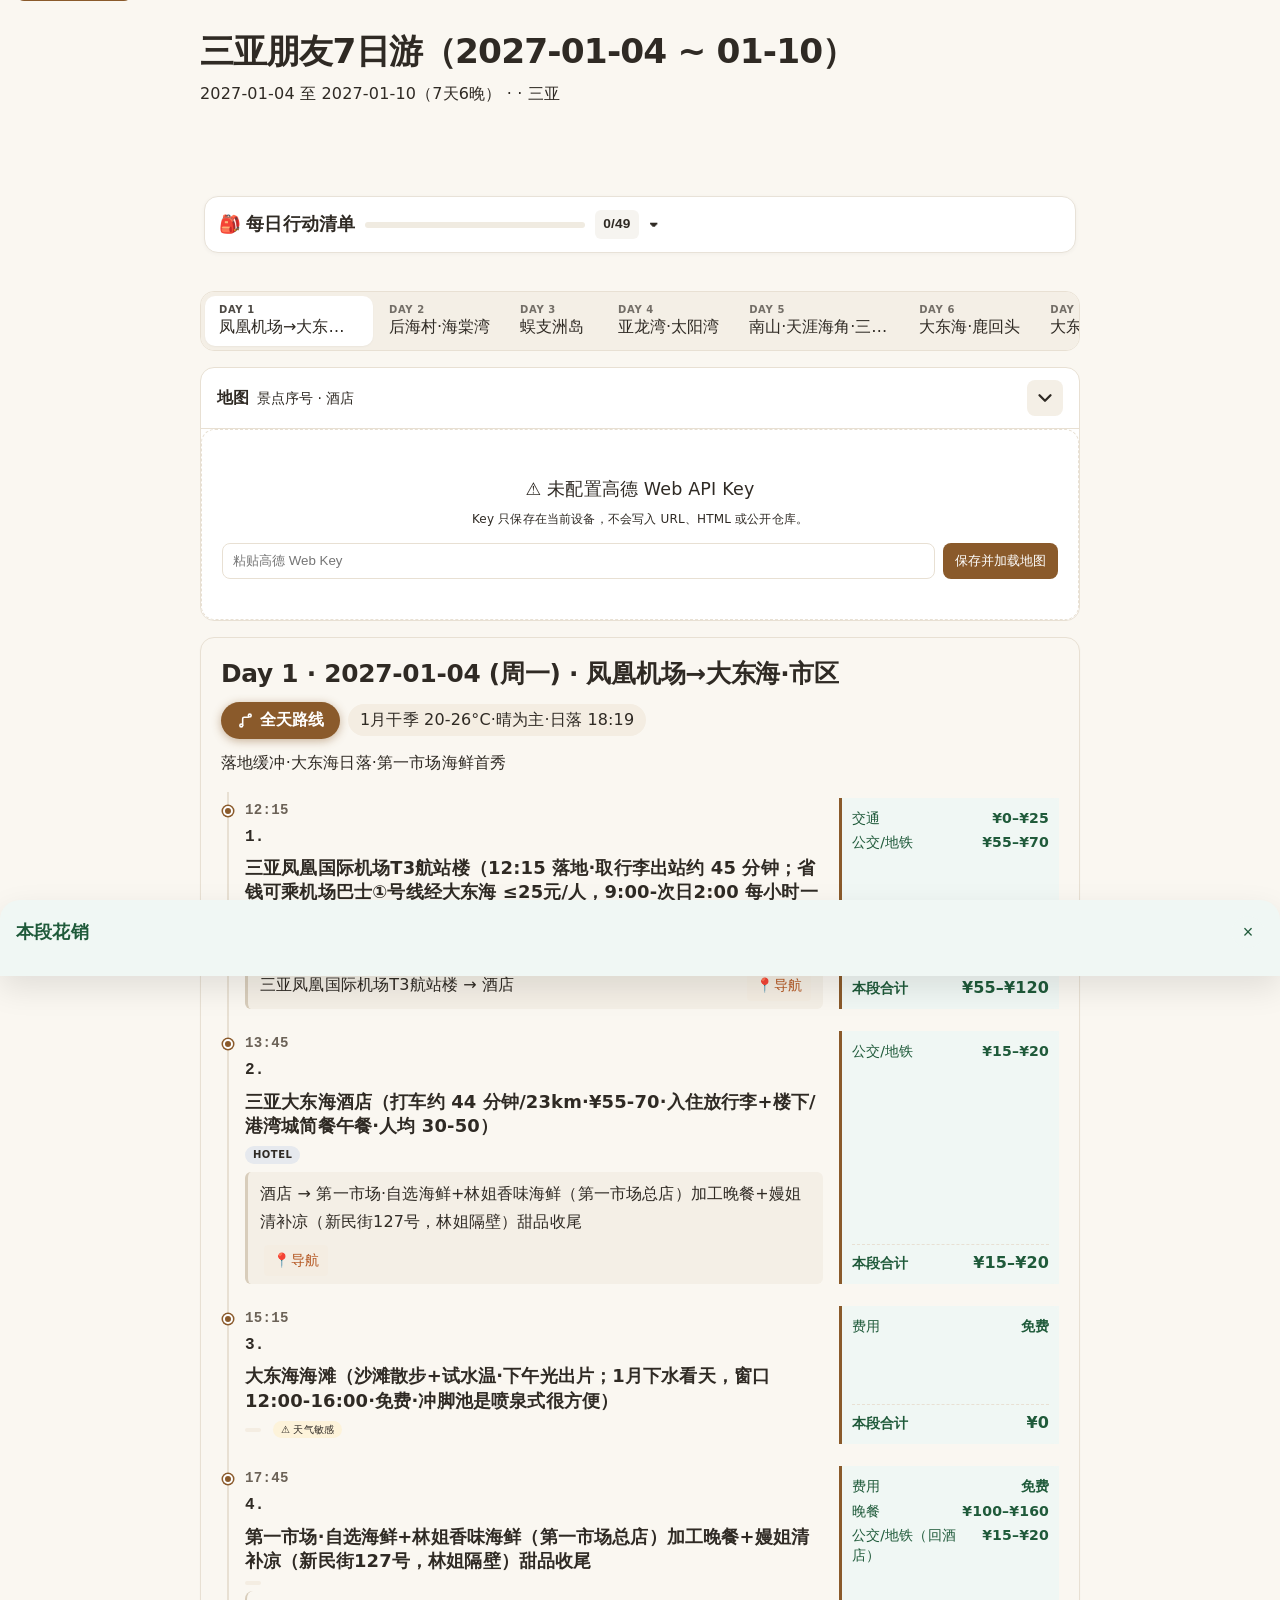
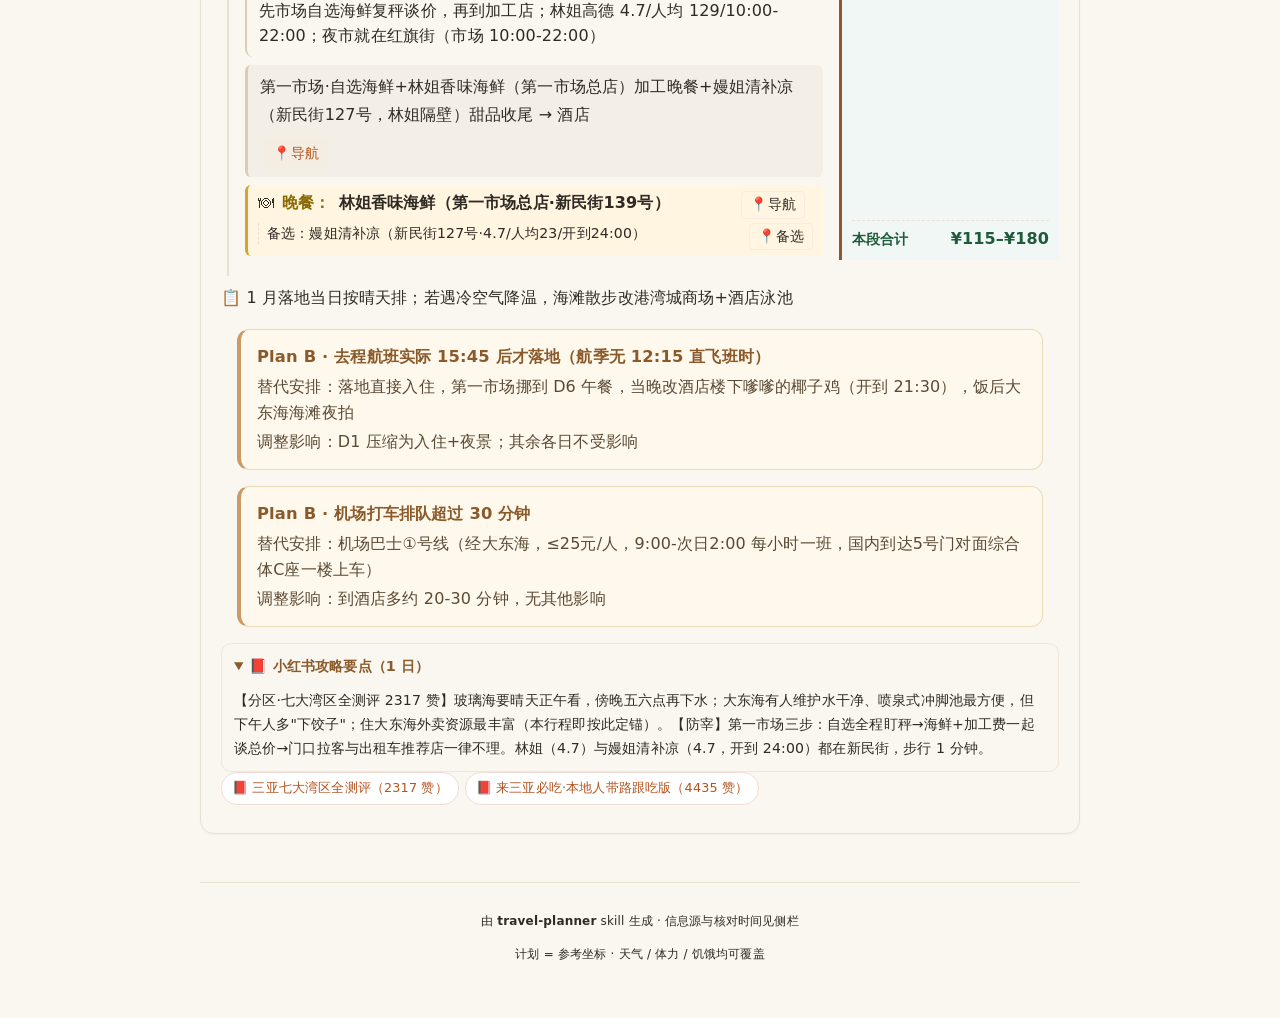
<file: 20270104-sanya/index.html>
<!doctype html>
<html lang="zh-CN">
<head>
<meta name="color-scheme" content="light">
  <meta charset="utf-8">
  <meta name="viewport" content="width=device-width, initial-scale=1, viewport-fit=cover">
  <title>三亚朋友7日游（2027-01-04 ~ 01-10） · 2027-01-04 至 2027-01-10（7天6晚）</title>
  <style>
    /* ===== 基础 ===== */
    *, *::before, *::after { box-sizing: border-box; }
    :root {
      /* 颜色（WCAG AA 校验过：accent 在浅底上对比度 4.7，深底 5.2） */
      --bg: #fafaf7;
      --bg-elevated: #ffffff;
      --bg-soft: #f4f2ec;
      --fg: #171717;
      --fg-muted: #595959;        /* 提深以保 AA 对比 */
      --fg-subtle: #8a8a87;
      --line: #e8e6e0;
      --line-strong: #d6d3cc;
      --accent: #c8421a;           /* 比原 #d4451b 深一档，AA 通过 */
      --accent-hover: #a83512;
      --accent-soft: #fbeee8;
      --shadow-sm: 0 1px 2px rgba(0,0,0,0.04);
      --shadow-md: 0 2px 8px rgba(0,0,0,0.06);
      --shadow-lg: 0 12px 32px rgba(0,0,0,0.10);
      --radius-sm: 8px;
      --radius: 14px;
      --radius-lg: 20px;
      /* 交通方式颜色 */
      --c-walk: #2d7a4a;
      --c-transit: #1f6feb;
      --c-drive: #c0392b;
      --c-bike: #e67e22;
      /* 间距栅格（4 / 8 基准） */
      --sp-1: 4px;
      --sp-2: 8px;
      --sp-3: 12px;
      --sp-4: 16px;
      --sp-5: 20px;
      --sp-6: 24px;
      --sp-8: 32px;
      --sp-10: 40px;
      /* 字号 scale（移动端 ≥16px 防 iOS 缩放） */
      --fs-xs: 12px;
      --fs-sm: 13px;
      --fs-base: 15px;     /* 桌面正文 */
      --fs-md: 16px;       /* 移动端正文下界 */
      --fs-lg: 18px;
      --fs-xl: 22px;
      --fs-2xl: 28px;
      --fs-3xl: 34px;
    }
    @media (prefers-color-scheme: dark) {
      :root {
        --bg: #0f1011;
        --bg-elevated: #1a1b1d;
        --bg-soft: #232427;
        --fg: #f2f2f0;
        --fg-muted: #b0b0ae;
        --fg-subtle: #7a7a78;
        --line: #2a2b2d;
        --line-strong: #3a3b3d;
        --accent: #ff7a55;
        --accent-hover: #ff9276;
        --accent-soft: #2a1f1a;
        --shadow-md: 0 2px 8px rgba(0,0,0,0.4);
        --shadow-lg: 0 12px 32px rgba(0,0,0,0.5);
        --c-walk: #4ca870;
        --c-transit: #5a96ff;
        --c-drive: #ff7560;
        --c-bike: #ffb05c;
      }
    }
    html, body { margin: 0; padding: 0; }
    body {
      font-family: "Inter", -apple-system, BlinkMacSystemFont, "PingFang SC", "Hiragino Sans GB", "Microsoft YaHei", "Segoe UI", system-ui, sans-serif;
      background: var(--bg);
      color: var(--fg);
      font-size: var(--fs-base);
      line-height: 1.55;
      -webkit-font-smoothing: antialiased;
      -moz-osx-font-smoothing: grayscale;
      text-rendering: optimizeLegibility;
    }
    .wrap {
      max-width: 920px;
      margin: 0 auto;
      padding: var(--sp-6) var(--sp-5) calc(var(--sp-10) + env(safe-area-inset-bottom, 0px));
    }

    /* ===== Skip Link（无障碍） ===== */
    .skip-link {
      position: absolute;
      top: -40px;
      left: 16px;
      background: var(--accent);
      color: white;
      padding: 8px 16px;
      border-radius: var(--radius-sm);
      text-decoration: none;
      font-size: 14px;
      z-index: 200;
      transition: top 0.2s;
    }
    .skip-link:focus { top: 16px; }

    /* ===== Validation Banner（v1.1.0 新增，代码级硬约束）===== */
    #validation-banner {
      margin: 0 0 var(--sp-4);
      padding: var(--sp-3) var(--sp-4);
      border-radius: var(--radius);
      font-size: var(--fs-sm);
      line-height: 1.5;
      display: none;
    }
    #validation-banner.show { display: block; }
    #validation-banner.banner-missing {
      background: #fef2f2;
      border: 1px solid #fca5a5;
      color: #991b1b;
    }
    @media (prefers-color-scheme: dark) {
      #validation-banner.banner-missing {
        background: #2a0e0e;
        border-color: #7f1d1d;
        color: #fecaca;
      }
    }
    #validation-banner.banner-warn {
      background: #fefce8;
      border: 1px solid #fde047;
      color: #854d0e;
    }
    @media (prefers-color-scheme: dark) {
      #validation-banner.banner-warn {
        background: #2a1f0a;
        border-color: #713f12;
        color: #fef08a;
      }
    }
    #validation-banner.banner-pass {
      background: #f0fdf4;
      border: 1px solid #86efac;
      color: #166534;
    }
    @media (prefers-color-scheme: dark) {
      #validation-banner.banner-pass {
        background: #0a2a14;
        border-color: #14532d;
        color: #bbf7d0;
      }
    }
    #validation-banner .vb-title {
      font-weight: 600;
      margin-bottom: var(--sp-1);
    }
    #validation-banner .vb-rules {
      font-size: var(--fs-xs);
      margin-top: var(--sp-2);
      font-family: ui-monospace, SFMono-Regular, Menlo, monospace;
    }
    #validation-banner .vb-rules li {
      list-style: none;
      padding: 2px 0;
    }
    #validation-banner .vr-phase {
      display: inline-block;
      font-size: var(--fs-xs);
      padding: 2px 8px;
      border-radius: 6px;
      background: var(--surface-2);
      margin-left: 6px;
      color: var(--fg-muted);
    }
    #validation-banner .vb-detail-btn {
      margin-top: var(--sp-2);
      font-size: var(--fs-xs);
      color: inherit;
      background: transparent;
      border: 1px solid currentColor;
      padding: 4px 10px;
      border-radius: 4px;
      cursor: pointer;
      font-family: inherit;
    }

    /* ===== Validation Report Section（页面底部折叠区）===== */
    details#validation-report-section {
      margin: var(--sp-8) 0 var(--sp-4);
      padding: var(--sp-4);
      background: var(--bg-soft);
      border-radius: var(--radius);
    }
    details#validation-report-section > summary {
      cursor: pointer;
      font-weight: 600;
      font-size: var(--fs-sm);
      color: var(--fg-muted);
      list-style: none;
    }
    details#validation-report-section > summary::before {
      content: "▸ ";
      display: inline-block;
      transition: transform 0.15s;
    }
    details#validation-report-section[open] > summary::before {
      content: "▾ ";
    }
    details#validation-report-section .vr-rule {
      display: grid;
      grid-template-columns: 36px 1fr;
      gap: var(--sp-2);
      padding: var(--sp-2) 0;
      border-top: 1px solid var(--line);
      font-size: var(--fs-sm);
    }
    details#validation-report-section .vr-rule:first-of-type {
      border-top: 0;
    }
    details#validation-report-section .vr-status {
      font-family: ui-monospace, SFMono-Regular, Menlo, monospace;
    }
    details#validation-report-section .vr-source {
      font-size: var(--fs-xs);
      color: var(--fg-subtle);
      margin-left: var(--sp-2);
    }
    details#validation-report-section .vr-source.script {
      color: #166534;
    }
    @media (prefers-color-scheme: dark) {
      details#validation-report-section .vr-source.script { color: #86efac; }
    }

    /* ===== Header ===== */
    header.hero {
      padding: var(--sp-2) 0 var(--sp-6);
      margin-bottom: var(--sp-6);
    }
    header.hero h1 {
      font-size: clamp(var(--fs-2xl), 5vw, var(--fs-3xl));
      line-height: 1.15;
      margin: 0 0 var(--sp-2);
      letter-spacing: -0.025em;
      font-weight: 700;
    }
    header.hero .meta {
      margin: 0 0 var(--sp-4);
      color: var(--fg-muted);
      font-size: var(--fs-sm);
      display: flex;
      flex-wrap: wrap;
      gap: var(--sp-2) var(--sp-3);
    }
    header.hero .summary {
      margin: 0;
      font-size: var(--fs-base);
      line-height: 1.6;
      color: var(--fg);
      background: var(--accent-soft);
      padding: var(--sp-4) var(--sp-5);
      border-radius: var(--radius);
      border-left: 3px solid var(--accent);
    }

    /* ===== Drawer 触发按钮（FAB 风格，移动端触控 ≥44px） ===== */
    .drawer-toggle {
      position: fixed;
      top: calc(var(--sp-5) + env(safe-area-inset-top, 0px));
      right: var(--sp-5);
      z-index: 90;
      display: inline-flex;
      align-items: center;
      gap: var(--sp-2);
      /* 保证触控目标 ≥ 44px */
      min-height: 44px;
      padding: 10px 18px 10px 14px;
      background: var(--bg-elevated);
      color: var(--fg);
      border: 1px solid var(--line);
      border-radius: 100px;
      box-shadow: var(--shadow-md);
      cursor: pointer;
      font-family: inherit;
      font-size: var(--fs-sm);
      font-weight: 500;
      transition: all 0.2s ease;
      user-select: none;
      -webkit-tap-highlight-color: transparent;
    }
    .drawer-toggle:hover {
      border-color: var(--accent);
      background: var(--accent-soft);
      transform: translateY(-1px);
      box-shadow: var(--shadow-lg);
    }
    .drawer-toggle:focus-visible {
      outline: 2px solid var(--accent);
      outline-offset: 2px;
    }
    .drawer-toggle:active { transform: translateY(0); }
    .drawer-toggle svg { width: 18px; height: 18px; flex-shrink: 0; }
    .drawer-toggle .badge {
      background: var(--accent);
      color: white;
      font-size: 10px;
      font-weight: 700;
      padding: 1px 7px;
      border-radius: 10px;
      min-width: 18px;
      text-align: center;
    }
    @media (max-width: 480px) {
      .drawer-toggle {
        top: calc(var(--sp-4) + env(safe-area-inset-top, 0px));
        right: var(--sp-4);
      }
      .drawer-toggle .label { display: none; }
    }
    /* 个人定制：隐藏「行程信息」悬浮按钮——手机端占位，行程信息已由每日清单承载（specificity 高于 900px 断点的强制显示） */
    

    /* ===== Drawer Backdrop ===== */
    .drawer-backdrop {
      position: fixed;
      inset: 0;
      background: rgba(0, 0, 0, 0.4);
      backdrop-filter: blur(2px);
      -webkit-backdrop-filter: blur(2px);
      opacity: 0;
      pointer-events: none;
      transition: opacity 0.25s ease;
      z-index: 99;
    }
    .drawer-backdrop.open {
      opacity: 1;
      pointer-events: auto;
    }

    /* ===== Drawer 抽屉 ===== */
    .drawer {
      position: fixed;
      top: 0;
      right: 0;
      width: min(420px, 90vw);
      height: 100vh;
      height: 100dvh;
      background: var(--bg);
      border-left: 1px solid var(--line);
      box-shadow: var(--shadow-lg);
      transform: translateX(100%);
      transition: transform 0.3s cubic-bezier(0.4, 0, 0.2, 1);
      z-index: 100;
      display: flex;
      flex-direction: column;
      overflow: hidden;
    }
    .drawer.open { transform: translateX(0); }
    @media (min-width: 900px) {
      .drawer-toggle { display: inline-flex !important; }   /* 让用户在 desktop 也能控制 drawer */
      .drawer { transform: translateX(100%); }              /* desktop 默认隐藏 */
      .drawer.open, .drawer.expanded {
        transform: translateX(0);
        width: 360px;
        box-shadow: var(--shadow-lg);                        /* 改：drawer 浮在右侧，wrap 不被挤压；阴影视觉分隔 */
      }
      .drawer.expanded .drawer-close { display: inline-flex; }   /* desktop expanded 也显示 close 按钮（toggle 被 drawer 遮挡时作为关闭入口）*/
      .drawer.open .drawer-close { display: inline-flex; }  /* mobile-style close works */
      /* 改：drawer 浮在右侧，wrap 不被挤压（不设 margin-right） */
    }
    .drawer-header {
      display: flex;
      justify-content: space-between;
      align-items: center;
      padding: calc(var(--sp-5) + env(safe-area-inset-top, 0px)) var(--sp-5) var(--sp-4);
      border-bottom: 1px solid var(--line);
      flex-shrink: 0;
      background: var(--bg-elevated);
    }
    .drawer-header h2 {
      margin: 0;
      font-size: var(--fs-md);
      font-weight: 600;
    }
    .drawer-close {
      background: transparent;
      border: none;
      /* 触控 ≥44px */
      min-width: 44px;
      min-height: 44px;
      padding: var(--sp-2);
      border-radius: var(--radius-sm);
      cursor: pointer;
      color: var(--fg-muted);
      display: inline-flex;
      align-items: center;
      justify-content: center;
      transition: all 0.15s ease;
      font-family: inherit;
      -webkit-tap-highlight-color: transparent;
    }
    .drawer-close:hover {
      background: var(--bg-soft);
      color: var(--fg);
    }
    .drawer-close:focus-visible {
      outline: 2px solid var(--accent);
      outline-offset: 2px;
    }
    .drawer-close svg { width: 20px; height: 20px; }
    .drawer-body {
      flex: 1;
      overflow-y: auto;
      padding: var(--sp-5);
      scrollbar-width: thin;
      -webkit-overflow-scrolling: touch;
    }
    .drawer-body::-webkit-scrollbar { width: 6px; }
    .drawer-body::-webkit-scrollbar-thumb { background: var(--line); border-radius: 3px; }
    .drawer-body section { margin-bottom: var(--sp-6); }
    .drawer-body section:last-child { margin-bottom: 0; }
    .drawer-body h3 {
      margin: 0 0 var(--sp-3);
      font-size: 11px;
      font-weight: 600;
      letter-spacing: 0.08em;
      text-transform: uppercase;
      color: var(--fg-subtle);
      display: flex;
      align-items: center;
      gap: var(--sp-2);
    }
    .drawer-body h3 svg { width: 14px; height: 14px; }
    .drawer-body h3 .count {
      margin-left: auto;
      background: var(--bg-soft);
      color: var(--fg-muted);
      padding: 2px 8px;
      border-radius: 10px;
      font-size: 10px;
      font-weight: 500;
      letter-spacing: 0;
      text-transform: none;
    }

    /* ===== Hotel card ===== */
    .drawer .hotel-card {
      background: var(--bg-elevated);
      border: 1px solid var(--line);
      border-radius: var(--radius);
      padding: var(--sp-4);
    }
    .drawer .hotel-card h4 { margin: 0 0 4px; font-size: var(--fs-md); font-weight: 600; }
    .drawer .hotel-card .address { margin: 0 0 var(--sp-2); color: var(--fg-muted); font-size: var(--fs-xs); }
    .drawer .hotel-card .why { margin: 0 0 var(--sp-3); font-size: var(--fs-sm); line-height: 1.6; }
    .drawer .hotel-commute { margin-top: var(--sp-3); padding-top: var(--sp-3); border-top: 1px dashed var(--line); }
    .drawer .hotel-commute summary { cursor: pointer; font-size: var(--fs-xs); color: var(--fg-muted); user-select: none; min-height: 36px; display: inline-flex; align-items: center; padding: 4px 0; }
    .drawer .hotel-commute ul { margin: var(--sp-2) 0 0; padding-left: 18px; font-size: var(--fs-xs); color: var(--fg-muted); }

    /* ===== Drawer links（移动端触控 ≥44px） ===== */
    .drawer .links { display: flex; gap: var(--sp-2); flex-wrap: wrap; }
    .drawer .links a {
      font-size: var(--fs-xs);
      min-height: 36px;
      padding: 8px 14px;
      display: inline-flex;
      align-items: center;
      border: 1px solid var(--line);
      border-radius: 100px;
      text-decoration: none;
      color: var(--fg);
      background: var(--bg);
      transition: all 0.15s ease;
    }
    .drawer .links a:hover {
      background: var(--accent);
      color: white;
      border-color: var(--accent);
    }
    .drawer .links a:focus-visible {
      outline: 2px solid var(--accent);
      outline-offset: 2px;
    }

    /* ===== Drawer 列表（prebook / hotel commute 等） ===== */
    .drawer-list { list-style: none; padding: 0; margin: 0; }
    .drawer-list li {
      padding: var(--sp-3) 0;
      border-bottom: 1px solid var(--line);
    }
    .drawer-list li:last-child { border-bottom: none; }
    .drawer-list .item-title {
      display: block;
      font-weight: 600;
      font-size: var(--fs-sm);
      margin-bottom: 2px;
    }
    .drawer-list .item-title a {
      color: var(--fg);
      text-decoration: none;
    }
    .drawer-list .item-title a:hover {
      color: var(--accent);
      text-decoration: underline;
    }
    .drawer-list .item-deadline {
      color: var(--accent);
      font-size: var(--fs-xs);
      margin-left: var(--sp-2);
      font-weight: 500;
    }
    .drawer-list .item-meta {
      display: block;
      color: var(--fg-muted);
      font-size: var(--fs-xs);
      line-height: 1.5;
      margin-top: 2px;
    }
    .drawer-list .item-cta {
      color: var(--accent);
      font-weight: 500;
    }
    .item-badges {
      display: flex;
      flex-wrap: wrap;
      gap: 4px;
      margin-top: 4px;
    }
    .item-badge {
      display: inline-flex;
      align-items: center;
      padding: 2px 7px;
      border-radius: 999px;
      background: var(--accent-soft);
      color: var(--accent);
      font-size: 10px;
      font-weight: 700;
    }
    .item-badge.warning { background: #fff4db; color: #8a5500; }
    .item-badge.critical { background: #feeceb; color: #a42821; }
    .decision-card {
      margin: var(--sp-4);
      padding: var(--sp-4);
      border: 1px solid #d8c8a3;
      border-radius: var(--radius);
      background: #fffaf0;
      color: var(--fg);
      font-size: var(--fs-sm);
      line-height: 1.6;
    }
    .decision-card strong { color: #745117; }
    .decision-card p { margin: 4px 0 0; }
    .safety-card {
      margin: var(--sp-3) var(--sp-4) var(--sp-4);
      padding: var(--sp-3) var(--sp-4);
      border-left: 3px solid #b54a40;
      background: #fff7f6;
      border-radius: 0 var(--radius-sm) var(--radius-sm) 0;
      font-size: var(--fs-sm);
      line-height: 1.6;
    }

    /* ===== Weather card ===== */
    .weather-card {
      background: var(--accent-soft);
      border: 1px solid var(--line);
      border-radius: var(--radius);
      padding: var(--sp-3) var(--sp-4);
      font-size: var(--fs-sm);
      line-height: 1.6;
      color: var(--fg);
    }

    /* ===== Tabs：分段控件（移动端可横向滚动、sticky 吸顶） ===== */
    .tabs {
      display: flex;
      gap: 2px;
      overflow-x: auto;
      padding: var(--sp-1);
      scrollbar-width: thin;
      -webkit-overflow-scrolling: touch;
      margin-bottom: var(--sp-4);
      background: var(--bg-soft);
      border: 1px solid var(--line);
      border-radius: var(--radius);
      /* sticky 吸顶：滚动时贴在 hero 下方 */
      position: sticky;
      top: calc(var(--sp-2) + env(safe-area-inset-top, 0px));
      z-index: 50;
      backdrop-filter: blur(8px);
      -webkit-backdrop-filter: blur(8px);
    }
    .tabs::-webkit-scrollbar { height: 0; }
    .tab {
      flex-shrink: 0;
      /* 触控 ≥44px */
      min-height: 44px;
      padding: 8px 14px;
      border: none;
      background: transparent;
      border-radius: calc(var(--radius) - 4px);
      cursor: pointer;
      text-align: center;
      transition: all 0.15s ease;
      font-family: inherit;
      color: var(--fg-muted);
      min-width: 96px;
      display: flex;
      flex-direction: column;
      justify-content: center;
      gap: 2px;
      -webkit-tap-highlight-color: transparent;
    }
    .tab:hover {
      color: var(--fg);
    }
    .tab:focus-visible {
      outline: 2px solid var(--accent);
      outline-offset: -2px;
    }
    .tab.active {
      background: var(--bg-elevated);
      color: var(--fg);
      box-shadow: var(--shadow-sm);
      font-weight: 500;
    }
    .tab .tab-day {
      display: block;
      font-size: 10px;
      font-weight: 600;
      letter-spacing: 0.06em;
      text-transform: uppercase;
      opacity: 0.65;
    }
    .tab .tab-region {
      display: block;
      font-size: var(--fs-sm);
      font-weight: 500;
      white-space: nowrap;
      overflow: hidden;
      text-overflow: ellipsis;
      max-width: 140px;
    }
    .tab.active .tab-day { opacity: 0.85; color: var(--accent); }

    /* ===== Map ===== */
    .map-section {
      margin-bottom: var(--sp-4);
      border: 1px solid var(--line);
      border-radius: var(--radius);
      background: var(--bg-elevated);
      overflow: hidden;
    }
    .map-section-toggle {
      display: flex;
      align-items: center;
      gap: var(--sp-2);
      width: 100%;
      padding: var(--sp-3) var(--sp-4);
      border: none;
      background: transparent;
      cursor: pointer;
      font: inherit;
      color: var(--fg);
      min-height: 44px;
      text-align: left;
    }
    .map-section-toggle:hover { background: var(--bg-soft); }
    .map-section-toggle:focus-visible {
      outline: 2px solid var(--accent);
      outline-offset: -2px;
    }
    .map-section-title {
      font-size: var(--fs-sm);
      font-weight: 600;
    }
    .map-section-hint {
      font-size: var(--fs-xs);
      color: var(--fg-muted);
    }
    .map-section-chevron {
      margin-left: auto;
      display: inline-flex;
      align-items: center;
      justify-content: center;
      width: 36px;
      height: 36px;
      border-radius: 8px;
      color: var(--fg-muted);
      background: var(--bg-soft);
      flex-shrink: 0;
      transition: transform 0.35s cubic-bezier(0.4, 0, 0.2, 1), background 0.2s, color 0.2s;
    }
    .map-section-toggle:hover .map-section-chevron {
      color: var(--accent);
      background: var(--accent-soft);
    }
    .map-section-chevron svg {
      width: 22px;
      height: 22px;
      display: block;
    }
    .map-section.is-collapsed .map-section-chevron {
      transform: rotate(180deg);
    }
    .map-panel {
      display: grid;
      grid-template-rows: 1fr;
      transition: grid-template-rows 0.35s cubic-bezier(0.4, 0, 0.2, 1);
      border-top: 1px solid var(--line);
    }
    .map-section.is-collapsed .map-panel {
      grid-template-rows: 0fr;
      border-top-color: transparent;
    }
    .map-panel-inner {
      overflow: hidden;
      min-height: 0;
    }
    #map {
      width: 100%;
      height: 460px;
      border: none;
      border-radius: 0;
      overflow: hidden;
      touch-action: pan-x pan-y;
    }
    @media (max-width: 600px) {
      #map { height: 320px; }
    }
    .map-fallback {
      padding: 40px 20px;
      text-align: center;
      background: var(--bg-elevated);
      border: 1px dashed var(--line);
      border-radius: var(--radius);
      color: var(--fg-muted);
    }
    .map-fallback p { margin: 4px 0; }
    .map-fallback .hint { font-size: 12px; }
    .map-key-form { display: flex; gap: 8px; margin-top: 12px; }
    .map-key-form input {
      min-width: 0;
      flex: 1;
      padding: 9px 10px;
      border: 1px solid var(--line);
      border-radius: 8px;
      background: var(--paper);
      color: var(--ink);
    }
    .map-key-form button {
      border: 0;
      border-radius: 8px;
      padding: 9px 12px;
      background: var(--accent);
      color: #fff;
      cursor: pointer;
    }

    /* ===== Day Card ===== */
    .day-card {
      background: var(--bg-elevated);
      border: 1px solid var(--line);
      border-radius: var(--radius);
      padding: var(--sp-5) var(--sp-5) var(--sp-4);
      box-shadow: var(--shadow-sm);
      margin-top: var(--sp-4);
    }
    .day-card > header {
      display: flex;
      justify-content: space-between;
      align-items: flex-start;
      gap: var(--sp-3);
      margin-bottom: var(--sp-3);
      flex-wrap: wrap;
    }
    .day-card > header h3 {
      margin: 0;
      font-size: var(--fs-xl);
      line-height: 1.3;
      font-weight: 600;
      letter-spacing: -0.01em;
    }
    .day-card > header .day-header-actions {
      display: flex;
      align-items: center;
      gap: var(--sp-2);
      flex-wrap: wrap;
    }
    .day-card > header .day-route-btn {
      display: inline-flex;
      align-items: center;
      justify-content: center;
      gap: 6px;
      font-size: var(--fs-sm);
      color: #fff;
      background: var(--accent);
      border: none;
      padding: 8px 16px;
      border-radius: 100px;
      white-space: nowrap;
      font-weight: 600;
      cursor: pointer;
      line-height: 1.3;
      box-shadow: 0 2px 10px color-mix(in srgb, var(--accent) 45%, transparent);
      transition: background 0.2s ease, transform 0.15s ease, box-shadow 0.2s ease;
      -webkit-tap-highlight-color: transparent;
    }
    .day-card > header .day-route-btn svg {
      width: 17px;
      height: 17px;
      flex-shrink: 0;
    }
    .day-card > header .day-route-btn:hover {
      background: var(--accent-hover);
      transform: translateY(-1px);
      box-shadow: var(--shadow-md);
    }
    .day-card > header .day-route-btn:active {
      transform: translateY(0);
    }
    .day-card > header .day-route-btn:focus-visible {
      outline: 2px solid var(--accent);
      outline-offset: 2px;
    }
    @media (max-width: 600px) {
      .day-card > header .day-header-actions {
        width: 100%;
      }
      .day-card > header .day-route-btn {
        flex: 1;
        padding: 10px 16px;
        font-size: var(--fs-md);
      }
    }
    .day-card > header .weather {
      font-size: var(--fs-xs);
      color: var(--accent);
      background: var(--accent-soft);
      padding: 4px 12px;
      border-radius: 100px;
      /* 长天气提示（如 D2/D5 30+ 字）在窄屏 nowrap 会撑破卡片叠压相邻元素——允许换行 */
      white-space: normal;
      line-height: 1.5;
      max-width: 100%;
      overflow-wrap: anywhere;
      font-weight: 500;
    }
    .day-card .theme {
      font-size: var(--fs-sm);
      color: var(--fg-muted);
      margin: 0 0 var(--sp-4);
      line-height: 1.55;
    }

    /* ===== Timeline ===== */
    ol.timeline {
      list-style: none;
      padding: 0;
      margin: 0;
      border-left: 2px solid var(--line);
      margin-left: 6px;
    }
    ol.timeline li.time-block {
      position: relative;
      padding: 6px 0 var(--sp-4) var(--sp-4);
    }
    ol.timeline li.time-block::before {
      content: "";
      position: absolute;
      left: -6px;
      top: 14px;
      width: 10px;
      height: 10px;
      border-radius: 50%;
      background: var(--accent);
      border: 2px solid var(--bg-elevated);
      box-shadow: 0 0 0 1.5px var(--accent);
    }
    ol.timeline time {
      font-family: ui-monospace, SFMono-Regular, Menlo, monospace;
      font-size: var(--fs-xs);
      color: var(--fg-muted);
      font-weight: 600;
      letter-spacing: 0.02em;
    }
    ol.timeline .slot-num {
      font-family: ui-monospace, SFMono-Regular, Menlo, monospace;
      font-size: var(--fs-sm);
      font-weight: 700;
      color: var(--accent);
      margin-right: 0.25em;
    }
    .drawer .hotel-card .hotel-emoji {
      display: inline-block;
      font-size: 22px;
      margin-right: 4px;
      vertical-align: -3px;
    }
    .place h4 {
      margin: 4px 0 6px;
      font-size: var(--fs-md);
      font-weight: 600;
      line-height: 1.35;
      display: flex;
      align-items: center;
      gap: var(--sp-2);
      flex-wrap: wrap;
    }
    .place .cat {
      font-size: 10px;
      font-weight: 600;
      padding: 2px 8px;
      border-radius: 100px;
      background: var(--accent-soft);
      color: var(--accent);
      text-transform: uppercase;
      letter-spacing: 0.05em;
    }
    .place .cat.food { background: #fff5e0; color: #8a4d00; }
    .place .cat.scenery { background: #e2efe7; color: #1f5a3a; }
    .place .cat.culture { background: #ede4f5; color: #4f2a82; }
    .place .cat.shopping { background: #fbe2e9; color: #96223f; }
    .place .cat.hotel { background: #e6e9ee; color: #3a4150; }
    .place .cat.transport { background: #dde7f0; color: #1e4a72; }
    .place .weather-sensitive {
      display: inline-block;
      font-size: 10px;
      font-weight: 500;
      color: #8a5a00;
      background: #fdf3da;
      padding: 2px 8px;
      border-radius: 100px;
      margin-left: 4px;
    }
    .place p {
      margin: 4px 0;
      font-size: var(--fs-base);
      line-height: 1.55;
    }
    .place .why { color: var(--fg-muted); font-size: var(--fs-sm); line-height: 1.55; }
    .place .note {
      background: var(--bg-soft);
      padding: var(--sp-2) var(--sp-3);
      border-radius: var(--radius-sm);
      font-size: var(--fs-sm);
      line-height: 1.55;
      border-left: 2px solid var(--line-strong);
    }

    /* ===== Next-leg & meal-leg inside POI card（v2.0.0 融合时间轴）===== */
    ol.timeline li.hotel-leg-block .time-block-main { padding-top: 4px; }
    ol.timeline li.time-block .next-leg {
      display: flex;
      align-items: center;
      gap: var(--sp-2);
      margin-top: var(--sp-2);
      padding: 8px 12px;
      background: var(--bg-soft);
      border-radius: 6px;
      font-size: var(--fs-sm);
      color: var(--fg);
      border-left: 3px solid var(--line-strong);
      flex-wrap: wrap;
    }
    ol.timeline li.time-block .next-leg .next-leg-route {
      flex: 1 1 auto;
      min-width: 0;
      font-weight: 500;
      letter-spacing: 0.01em;
    }
    ol.timeline li.time-block .next-leg .next-leg-nav {
      font-size: var(--fs-xs);
      color: var(--accent);
      text-decoration: none;
      font-weight: 500;
      padding: 2px 8px;
      border: 1px solid var(--accent-soft);
      border-radius: 4px;
      background: var(--accent-soft);
      margin-left: var(--sp-1);
    }
    ol.timeline li.time-block .next-leg .next-leg-nav:hover { text-decoration: underline; }

    ol.timeline li.time-block .meal-leg {
      display: flex;
      flex-wrap: wrap;
      align-items: baseline;
      gap: var(--sp-1) var(--sp-2);
      margin-top: var(--sp-2);
      padding: 6px 10px;
      background: #fff5e0;
      border-left: 3px solid #8a4d00;
      border-radius: 6px;
      font-size: var(--fs-sm);
      color: #5a3a00;
    }
    ol.timeline li.time-block .meal-leg .meal-leg-icon { flex-shrink: 0; }
    ol.timeline li.time-block .meal-leg .meal-leg-label {
      font-weight: 600;
      color: #5a3a00;
    }
    ol.timeline li.time-block .meal-leg .meal-leg-name {
      font-weight: 600;
      color: var(--fg);
    }
    ol.timeline li.time-block .meal-leg .meal-leg-why {
      color: var(--fg-muted);
    }
    ol.timeline li.time-block .meal-leg .meal-leg-alt {
      color: var(--fg-muted);
      font-size: var(--fs-xs);
      padding-left: var(--sp-2);
      border-left: 1px dashed var(--line);
    }
    ol.timeline li.time-block .meal-leg .meal-nav {
      margin-left: auto;
      flex-shrink: 0;
      align-self: center;
      font-size: var(--fs-xs);
      color: var(--accent);
      text-decoration: none;
      font-weight: 500;
      padding: 2px 8px;
      border: 1px solid var(--accent-soft);
      border-radius: 4px;
      background: var(--accent-soft);
    }
    @media (prefers-color-scheme: dark) {
      ol.timeline li.time-block .meal-leg {
        background: #2a1f0a;
        color: #fef08a;
        border-left-color: #d4a52e;
      }
      ol.timeline li.time-block .meal-leg .meal-leg-label { color: #fef08a; }
      ol.timeline li.time-block .meal-leg .meal-leg-name { color: #fef3c7; }
    }

    /* ===== 段花销批注（v2.2.0） ===== */
    .time-block-grid {
      display: grid;
      grid-template-columns: 1fr 220px;
      gap: 16px;
      align-items: stretch;
    }
    .time-block-main { min-width: 0; }
    .time-row {
      display: flex;
      align-items: center;
      justify-content: space-between;
      gap: var(--sp-2);
    }
    .cost-margin {
      display: flex;
      flex-direction: column;
      min-height: 100%;
    }
    .cost-margin-card {
      flex: 1;
      display: flex;
      flex-direction: column;
      background: var(--bg-soft);
      border-left: 3px solid var(--accent);
      border-radius: 0 var(--radius-sm) var(--radius-sm) 0;
      padding: 8px 10px;
      font-size: var(--fs-xs);
      line-height: 1.45;
      min-height: 100%;
    }
    .cost-line {
      display: flex;
      justify-content: space-between;
      align-items: baseline;
      gap: 8px;
      padding: 2px 0;
    }
    .cost-line-label {
      color: var(--fg-muted);
      flex: 1;
      min-width: 0;
    }
    .cost-line-amount {
      font-weight: 600;
      color: #1f5a3a;
      white-space: nowrap;
      font-size: var(--fs-xs);
    }
    .cost-line-total {
      border-top: 1px dashed var(--line);
      margin-top: auto;
      padding-top: 6px;
      font-weight: 700;
    }
    .cost-line-total .cost-line-amount { font-size: var(--fs-sm); }
    .cost-line-missing .cost-line-amount { color: #b91c1c; font-weight: 500; }
    .cost-user-input {
      width: 76px;
      padding: 3px 6px;
      font-size: var(--fs-xs);
      border: 1px solid var(--line-strong);
      border-radius: 6px;
      background: var(--bg-elevated);
      text-align: right;
    }
    .cost-pill {
      display: none;
      align-items: center;
      flex-shrink: 0;
      padding: 2px 10px;
      border: 1px solid #c5e0d4;
      border-radius: 100px;
      background: #f0f7f4;
      color: #1f5a3a;
      font-size: 11px;
      font-weight: 700;
      cursor: pointer;
      font-family: inherit;
    }
    .cost-pill:hover { background: #e2f0ea; }
    .cost-margin-toggle {
      display: none;
      width: 100%;
      align-items: center;
      justify-content: space-between;
      gap: 8px;
      padding: 8px 12px;
      margin-top: var(--sp-2);
      border: 1px solid var(--line);
      border-radius: var(--radius-sm);
      background: var(--bg-soft);
      font-size: var(--fs-xs);
      font-weight: 600;
      color: var(--fg);
      cursor: pointer;
      font-family: inherit;
    }
    .cost-margin-toggle .toggle-chevron { transition: transform 0.2s; }
    .cost-margin.is-expanded .toggle-chevron { transform: rotate(180deg); }
    .cost-sheet-backdrop {
      position: fixed;
      inset: 0;
      background: rgba(0,0,0,0.4);
      z-index: 200;
      opacity: 0;
      pointer-events: none;
      transition: opacity 0.2s;
    }
    .cost-sheet-backdrop.open {
      opacity: 1;
      pointer-events: auto;
    }
    .cost-sheet {
      position: fixed;
      left: 0;
      right: 0;
      bottom: 0;
      z-index: 201;
      max-height: 70vh;
      background: var(--bg-elevated);
      border-radius: var(--radius-lg) var(--radius-lg) 0 0;
      box-shadow: var(--shadow-lg);
      transform: translateY(100%);
      transition: transform 0.25s ease;
      padding: var(--sp-4) var(--sp-4) calc(var(--sp-4) + env(safe-area-inset-bottom, 0px));
      overflow-y: auto;
    }
    .cost-sheet.open { transform: translateY(0); }
    .cost-sheet-header {
      display: flex;
      justify-content: space-between;
      align-items: center;
      margin-bottom: var(--sp-3);
    }
    .cost-sheet-header h3 {
      margin: 0;
      font-size: var(--fs-md);
    }
    .cost-sheet-close {
      border: none;
      background: var(--bg-soft);
      border-radius: 100px;
      width: 32px;
      height: 32px;
      cursor: pointer;
      font-size: 18px;
      line-height: 1;
    }
    @media (prefers-color-scheme: dark) {
      .cost-line-amount { color: #86efac; }
      .cost-pill { background: #1a2e24; border-color: #2d5a45; color: #86efac; }
    }
    @media (max-width: 899px) {
      .time-block-grid { grid-template-columns: 1fr; gap: 0; align-items: start; }
      .cost-margin { grid-column: 1 / -1; min-height: 0; }
      .cost-margin-toggle { display: flex; }
      .cost-margin-card {
        flex: none;
        min-height: 0;
        border-left: none;
        border-top: 3px solid var(--accent);
        border-radius: var(--radius-sm);
        margin-top: 0;
      }
      .cost-line-total { margin-top: 4px; }
      .cost-margin:not(.is-expanded) .cost-margin-card { display: none; }
    }
    @media (max-width: 599px) {
      .cost-margin { display: none; }
      .cost-pill { display: inline-flex; }
    }

    /* ===== 抽屉花销汇总 ===== */
    .budget-card {
      background: var(--bg-elevated);
      border: 1px solid var(--line);
      border-radius: var(--radius);
      padding: var(--sp-3) var(--sp-4);
      font-size: var(--fs-sm);
    }
    .budget-card .budget-total-line {
      font-weight: 700;
      font-size: var(--fs-md);
      margin-bottom: var(--sp-2);
    }
    .budget-card .budget-row {
      display: flex;
      justify-content: space-between;
      gap: var(--sp-2);
      padding: 4px 0;
      border-bottom: 1px dashed var(--line);
      font-size: var(--fs-xs);
    }
    .budget-card .budget-row:last-child { border-bottom: none; }
    .budget-card .budget-disclaimer {
      margin-top: var(--sp-2);
      font-size: 11px;
      color: var(--fg-muted);
    }
    .budget-card.budget-fallback { border-color: #fbbf24; }

    /* ===== Footer ===== */
    footer.bottom {
      margin-top: 48px;
      padding-top: 16px;
      border-top: 1px solid var(--line);
      font-size: 12px;
      color: var(--fg-subtle);
      text-align: center;
    }
    footer.bottom a { color: var(--fg-subtle); }

    /* ===== 移动端综合断点 ===== */
    @media (max-width: 600px) {
      .wrap {
        padding: var(--sp-4) var(--sp-4) calc(var(--sp-10) + env(safe-area-inset-bottom, 0px));
      }
      header.hero { padding: 0 0 var(--sp-4); margin-bottom: var(--sp-4); }
      .day-card { padding: var(--sp-4) var(--sp-4) var(--sp-3); }
      .day-card > header h3 { font-size: var(--fs-lg); }
      ol.timeline li.time-block { padding: 4px 0 var(--sp-3) var(--sp-4); }
      .place h4 { font-size: 15px; }
      .tabs { top: var(--sp-2); }
    }

    /* ===== 减少动效（无障碍） ===== */
    @media (prefers-reduced-motion: reduce) {
      *, *::before, *::after {
        animation-duration: 0.01ms !important;
        animation-iteration-count: 1 !important;
        transition-duration: 0.01ms !important;
        scroll-behavior: auto !important;
      }
    }

    /* ===== 打印 ===== */
    @media print {
      .drawer, .drawer-toggle, .drawer-backdrop { display: none !important; }
      .tabs { display: none; }
      .day-card { page-break-after: always; }
      #map { display: none; }
    }
  </style>
<style id="zx-light">
/* ===== 亮色系 · 适老化覆盖层（Kimi 风格：奶油底/白卡/棕橙点缀） ===== */
:root{
  color-scheme: light;
  --bg:#faf7f1; --bg-soft:#f4efe6; --bg-elevated:#ffffff;
  --fg:#2f2a24; --fg-muted:#6b6257; --fg-subtle:#8d8478;
  --line:#e8e0d3; --line-strong:#d8cdbb;
  --fs-xs:0.88rem; --fs-sm:1.0rem; --fs-base:17.5px; --fs-md:1.12rem;
  --fs-lg:1.32rem; --fs-xl:1.55rem; --fs-2xl:1.85rem; --fs-3xl:2.15rem;
}
html{ color-scheme: light; background:#faf7f1; }
body{ background:#faf7f1 !important; color:#2f2a24 !important;
      font-size:var(--fs-base) !important; line-height:1.78 !important; }
main,article,section,div{ letter-spacing:.01em; }

/* 高对比修复：Plan B 决策卡（原深棕底黄字） */
.decision-card{
  background:#fff8ec !important;
  border:1px solid #ecd9b9 !important;
  border-left:5px solid #c99b6a !important;
  color:#4a3a28 !important;
  border-radius:12px !important;
  padding:14px 16px !important;
  font-size:1.0rem !important;
}
.decision-card strong{ color:#8a5a2b !important; font-size:1.02rem !important; }
.decision-card p{ color:#5a4a35 !important; }

/* 安全提醒卡：亮琥珀 */
.safety-card{
  background:#fff4f0 !important;
  border:1px solid #f2d5c9 !important;
  border-left:5px solid #d97757 !important;
  color:#5a3a2a !important;
  border-radius:12px !important;
  font-size:1.0rem !important;
}
.safety-card strong{ color:#b04a2a !important; }

/* 用餐时段条（原深底黄字） */
ol.timeline li.time-block .meal-leg{
  background:#fff5e0 !important; color:#5a3a00 !important;
  border-left-color:#d4a52e !important;
}
ol.timeline li.time-block .meal-leg .meal-leg-label{ color:#8a6a00 !important; }

/* 校验横幅：亮色高对比 */
#validation-banner.banner-warn{
  background:#fdf6e3 !important; border:1px solid #e6c96a !important; color:#6b5312 !important;
}
#validation-banner.banner-pass{
  background:#f0fdf4 !important; border:1px solid #86efac !important; color:#166534 !important;
}

/* 链接与金额统一深色可读 */
a{ color:#b3541e !important; text-decoration-thickness:1px; }
.cost-line-amount{ color:#1f5a3a !important; }

/* 时间轴与卡片文字整体放大 */
ol.timeline{ font-size:1.02rem !important; }
ol.timeline .time, .place .name{ font-size:1.06rem !important; }
.day-card, .weather, .theme{ font-size:1.0rem !important; }

/* ===== 清单区（zx）适老化放大 ===== */
.zx-wrap .zx-sub{ font-size:.9em; }
.zx-card .zx-date{ font-size:1.06em; }
.zx-card .zx-theme{ font-size:.95em; color:#6b6257; }
.zx-item{ font-size:1.04em !important; padding:11px 4px !important; }
.zx-item input{ width:22px !important; height:22px !important; }
.zx-gd{ font-size:.98em !important; color:#4a4238 !important; }
.zx-det summary{ font-size:1.0em !important; padding:12px 0; }
.zx-links a{ font-size:.9em !important; padding:6px 12px !important; }
.zx-title{ font-size:1.45em !important; }

/* 移动端进一步放大正文 */
@media (max-width:640px){
  :root{ --fs-base:18px; }
  body{ font-size:18px !important; }
  .zx-item{ font-size:1.06em !important; }
  .zx-gd{ font-size:1.0em !important; }
}
</style>
<style id="zx-force-light">
/* ===== 终极亮色强制层 ===== */
/* 强制所有元素亮色，覆盖任何暗色模板规则 */
:root, html, body, main, article, section, div, span, p, li, ul, ol, dt, dd, label, h1, h2, h3, h4, h5, h6 {
  --bg: #faf7f1 !important;
  --bg-elevated: #ffffff !important;
  --bg-soft: #f4efe6 !important;
  --fg: #2f2a24 !important;
  --fg-muted: #6b6257 !important;
  --fg-subtle: #8d8478 !important;
  --line: #e8e0d3 !important;
  --line-strong: #d8cdbb !important;
  --accent: #8a5a2b !important;
  --accent-hover: #a06a35 !important;
  --accent-soft: #f4ede2 !important;
}
html { color-scheme: light !important; }
body { background: #faf7f1 !important; color: #2f2a24 !important; }
main, article, section, .day-card, .tab-panel, [class*="card"],
[class*="timeline"], [class*="note"], [class*="plan"], [class*="safety"],
[class*="transport"], [class*="meal"], [class*="validation"] {
  background: transparent !important; color: #2f2a24 !important;
}
/* 所有文字强制深色可读 */
p, li, span, div, b, strong, em, small, .note, .desc, .summary {
  color: #2f2a24 !important;
}
p a, a { color: #b3541e !important; }
/* 特殊卡片亮色 */
.decision-card { background: #fff8ec !important; color: #4a3a28 !important; border-left: 4px solid #c99b6a !important; }
.safety-card { background: #fff4f0 !important; color: #5a3a2a !important; border-left: 4px solid #d97757 !important; }
.meal-leg, ol.timeline li .meal-leg { background: transparent !important; color: #5a3a00 !important; }
#validation-banner { background: #fdf6e3 !important; color: #6b5312 !important; }
#validation-banner.banner-pass { background: #f0fdf4 !important; color: #166534 !important; }
/* 标签/徽章等小元素 */
[class*="tag"], [class*="badge"], [class*="pill"], [class*="chip"],
[class*="cost"], [class*="price"] { color: #1f5a3a !important; background: #f0f7f4 !important; }
/* 地图区域 */
#map-section { background: #fff !important; }
</style>
<link rel="stylesheet" href="styles.css">
</head>
<body>

  <a href="#main" class="skip-link">跳转到主内容</a>

  <div class="wrap">

    <!-- scripts/validate.py 是渲染前的权威校验入口；此隐藏节点预留给未来的页内报告。 -->
    <div id="validation-banner" role="status" aria-live="polite" hidden></div>

    <header class="hero">
      <h1>三亚朋友7日游（2027-01-04 ~ 01-10）</h1>
      <p class="meta">2027-01-04 至 2027-01-10（7天6晚） ·  · 三亚</p>
      
    </header>
<style>
.zx-wrap{font-family:-apple-system,"PingFang SC",sans-serif;max-width:920px;margin:0 auto;padding:14px 4px 28px;color:#333}
.zx-title{font-size:1.25em;font-weight:700;margin:10px 0 4px;color:#8a5a2b}
.zx-sub{font-size:.82em;color:#999;margin-bottom:12px}
.zx-bar{height:8px;background:#eee;border-radius:6px;overflow:hidden;margin-bottom:14px}
.zx-bar>i{display:block;height:100%;width:0;background:linear-gradient(90deg,#c99b6a,#8a5a2b);transition:width .3s}
.zx-card{background:#fff;border:1px solid #e8e2d8;border-radius:14px;margin:10px 0;overflow:hidden;box-shadow:0 1px 4px rgba(0,0,0,.04)}
.zx-head{display:flex;align-items:center;gap:8px;padding:13px 14px;cursor:pointer;user-select:none;flex-wrap:wrap}
.zx-badge{background:#8a5a2b;color:#fff;border-radius:8px;font-weight:700;font-size:.8em;padding:3px 9px}
.zx-date{font-weight:700;font-size:.92em}
.zx-theme{color:#666;font-size:.85em;flex:1;min-width:120px}
.zx-hotel{background:#f4ede2;color:#7a5a33;border-radius:6px;font-size:.75em;padding:2px 8px}
.zx-prog{font-size:.78em;color:#999;background:#f6f4f0;border-radius:6px;padding:2px 7px}
.zx-arrow{color:#b9a98f;transition:transform .25s}
.zx-card.zx-open .zx-arrow{transform:rotate(180deg)}
.zx-body{display:none;border-top:1px dashed #e8e2d8;padding:6px 14px 14px}
.zx-card.zx-open .zx-body{display:block}
.zx-item{display:flex;align-items:flex-start;gap:8px;padding:8px 4px;border-bottom:1px solid #f6f3ee;cursor:pointer;font-size:.92em;line-height:1.5}
.zx-item:last-of-type{border-bottom:none}
.zx-item input{width:18px;height:18px;margin-top:2px;accent-color:#8a5a2b;flex:none}
.zx-item input:checked~.zx-tx{color:#b3b3b3;text-decoration:line-through}
.zx-ic{flex:none;width:1.3em;text-align:center}
.zx-tx{flex:1}
/* 行程卡片内的小红书攻略块 */
.zx-xhs{margin-top:14px;background:#faf7f1;border:1px solid #efe7da;border-radius:10px;padding:0 12px}
.zx-xhs summary{cursor:pointer;font-weight:600;font-size:.9em;padding:10px 0;color:#8a5a2b;user-select:none}
.zx-xhs .zx-xhs-body{font-size:.88em;line-height:1.7;color:#555;padding:0 0 10px;white-space:pre-wrap}
.zx-xhs-links{display:flex;flex-wrap:wrap;gap:6px;padding:0 0 12px}
.zx-xhs-links a{font-size:.8em;color:#c24f42;background:#fff;border:1px solid #f0ddd6;border-radius:16px;padding:4px 10px;text-decoration:none}
.zx-master{display:flex;align-items:center;gap:10px;background:#fff;border:1px solid #e8e2d8;border-radius:14px;padding:12px 14px;cursor:pointer;user-select:none;font-weight:700;color:#8a5a2b;margin:10px 0;box-shadow:0 1px 4px rgba(0,0,0,.04);-webkit-tap-highlight-color:transparent}
.zx-master .zx-mprog{font-size:.78em;color:#999;background:#f6f4f0;border-radius:6px;padding:2px 8px}
.zx-master .zx-mbar{flex:1;height:6px;background:#f0ebe1;border-radius:6px;overflow:hidden;max-width:220px}
.zx-master .zx-mbar>i{display:block;height:100%;width:0;background:linear-gradient(90deg,#c99b6a,#8a5a2b);transition:width .3s}
.zx-master .zx-arrow{color:#b9a98f;transition:transform .25s}
.zx-master.zx-open .zx-arrow{transform:rotate(180deg)}
</style>
<div class="zx-wrap" id="zx-checklist">
 <div class="zx-master" id="zx-master" role="button" tabindex="0" aria-expanded="false">
   🎒 每日行动清单
   <span class="zx-mbar"><i id="zx-mbar-i"></i></span>
   <span class="zx-mprog" id="zx-mprog">0/0</span>
   <span class="zx-arrow">▾</span>
 </div>
 <div id="zx-inner" style="display:none">
 <div class="zx-title">🎒 每日行动清单</div>
 <div class="zx-sub">点日期行展开当天安排 · 勾选自动保存（本机浏览器）· 小红书攻略要点穿插在下方各日行程内</div>
 <div class="zx-bar"><i id="zx-total-bar"></i></div>
 <div class="zx-card" id="pre">
 <div class="zx-head" onclick="this.parentElement.classList.toggle('zx-open')">
   <span class="zx-badge">行前</span>
   <span class="zx-date">出发前</span>
   <span class="zx-theme">票务/住宿/装备</span>
   
   <span class="zx-prog" data-for="pre">0/8</span>
   <span class="zx-arrow">▾</span>
 </div>
 <div class="zx-body">
   <div class="zx-items"><label class="zx-item"><input type="checkbox" data-k="pre-0"><span class="zx-ic">🎫</span><span class="zx-tx">✈️ 去程复核（11-30 前）：OTA 按日查 1/4 天津→三亚（口径 12:15 落地凤凰 T3；⚠ 冬春航季公开时刻未见上午直飞班，若 15:45 后落地走 D1 plan_b）</span></label>
<label class="zx-item"><input type="checkbox" data-k="pre-1"><span class="zx-ic">🎫</span><span class="zx-tx">✈️ 返程锁定（12-01 前）：1/10 三亚→天津（早班 9C6979 11:00 起飞或午后班；选早班则 D7 启用 plan_b）</span></label>
<label class="zx-item"><input type="checkbox" data-k="pre-2"><span class="zx-ic">🏨</span><span class="zx-tx">🏨 住宿（12-20 前，免费取消档）：大东海 6 晚连住·锚点三亚大东海酒店（榆海路1号沙滩第一排）；备选君亭酒店（大东海店）/三亚新城酒店</span></label>
<label class="zx-item"><input type="checkbox" data-k="pre-3"><span class="zx-ic">🎫</span><span class="zx-tx">🎫 南山票：出行前 1 天线上购（实名·上午场 8:00-13:00 检票·108 元）；天涯海角：提前 1-3 天线上预约免费票；鹿回头：提前小程序 0 元预约（17:30 入园需预约）</span></label>
<label class="zx-item"><input type="checkbox" data-k="pre-4"><span class="zx-ic">🎫</span><span class="zx-tx">🎫 蜈支洲门船票：提前 1 天线上购（官网/OTA 135-144·观光车可选 138）；遇大风可退改</span></label>
<label class="zx-item"><input type="checkbox" data-k="pre-5"><span class="zx-ic">📍</span><span class="zx-tx">🏄 冲浪课：1/4 晚约 D2 上午场（美团/点评搜「后海冲浪」按评分选持证俱乐部·1对2 约 288 或小班 200-300）</span></label>
<label class="zx-item"><input type="checkbox" data-k="pre-6"><span class="zx-ic">📱</span><span class="zx-tx">📱 装好 App：滴滴 / 美团 / 航旅纵横 / 12306；收藏蜈支洲岛官方小程序（查「海岛公告」）</span></label>
<label class="zx-item"><input type="checkbox" data-k="pre-7"><span class="zx-ic">🎒</span><span class="zx-tx">🎒 身份证！SPF50+ 防晒、墨镜帽子、泳装速干巾、薄外套（早晚约 20°C）、充电宝、常用药、拖鞋</span></label></div>
 </div>
</div>
<div class="zx-card" id="d1">
 <div class="zx-head" onclick="this.parentElement.classList.toggle('zx-open')">
   <span class="zx-badge">D1</span>
   <span class="zx-date">1/4 周一</span>
   <span class="zx-theme">落地缓冲·大东海日落·第一市场海鲜首秀</span>
   <span class="zx-hotel">🏨 住三亚大东海酒店（连住 6 晚）</span>
   <span class="zx-prog" data-for="d1">0/6</span>
   <span class="zx-arrow">▾</span>
 </div>
 <div class="zx-body">
   <div class="zx-items"><label class="zx-item"><input type="checkbox" data-k="d1-0"><span class="zx-ic">🚗</span><span class="zx-tx">12:15 落地凤凰 T3·取行李出站约 45 分钟（省钱：机场巴士①号线经大东海 ≤25 元/人，9:00-次日2:00 每小时）</span></label>
<label class="zx-item"><input type="checkbox" data-k="d1-1"><span class="zx-ic">🚗</span><span class="zx-tx">13:45 到店入住+楼下/港湾城简餐午餐（人均 30-50）</span></label>
<label class="zx-item"><input type="checkbox" data-k="d1-2"><span class="zx-ic">📍</span><span class="zx-tx">15:15 大东海海滩散步+试水温（1 月下水窗口 12:00-16:00·冲脚池是喷泉式很方便）</span></label>
<label class="zx-item"><input type="checkbox" data-k="d1-3"><span class="zx-ic">📍</span><span class="zx-tx">17:45 打车 18 分钟到第一市场：自选海鲜复秤 → 林姐香味海鲜加工（4.7/人均 129/开到 22:00）→ 嫚姐清补凉收尾（林姐隔壁·人均 23/开到 24:00）</span></label>
<label class="zx-item"><input type="checkbox" data-k="d1-4"><span class="zx-ic">⚠️</span><span class="zx-tx">⚠️ 海鲜三防：盯秤、先谈总价再下单、门口拉客和出租车推荐店一律不理</span></label>
<label class="zx-item"><input type="checkbox" data-k="d1-5"><span class="zx-ic">🚗</span><span class="zx-tx">20:15 打车 18 分钟回酒店</span></label></div>
 </div>
</div>
<div class="zx-card" id="d2">
 <div class="zx-head" onclick="this.parentElement.classList.toggle('zx-open')">
   <span class="zx-badge">D2</span>
   <span class="zx-date">1/5 周二</span>
   <span class="zx-theme">后海冲浪课（高光）+海棠湾免税城</span>
   <span class="zx-hotel">🏨 住三亚大东海酒店（第 2/6 晚）</span>
   <span class="zx-prog" data-for="d2">0/6</span>
   <span class="zx-arrow">▾</span>
 </div>
 <div class="zx-body">
   <div class="zx-items"><label class="zx-item"><input type="checkbox" data-k="d2-0"><span class="zx-ic">🚗</span><span class="zx-tx">08:45 睡醒轻装出发（行李留房间），打车 46 分钟/32.5km 到后海村（¥80-100）</span></label>
<label class="zx-item"><input type="checkbox" data-k="d2-1"><span class="zx-ic">📍</span><span class="zx-tx">10:30-12:30 冲浪体验课 2 小时（男生/体重大选大板易站·全程救生衣+脚绳·教练带拍·想人更少可约 9:00 首场）</span></label>
<label class="zx-item"><input type="checkbox" data-k="d2-2"><span class="zx-ic">📍</span><span class="zx-tx">13:00 村内午餐粉面/猪脚饭（人均约 25）+村巷彩色房子拍照·赶海浮潜区闲逛</span></label>
<label class="zx-item"><input type="checkbox" data-k="d2-3"><span class="zx-ic">🚗</span><span class="zx-tx">15:30 打车 26 分钟到三亚国际免税城（10:00-22:00 免预约·凭 1/10 离岛机票购物·额度 10 万/人·推荐「即购即提」或邮寄）</span></label>
<label class="zx-item"><input type="checkbox" data-k="d2-4"><span class="zx-ic">🚗</span><span class="zx-tx">17:30 打车 50 分钟回店 → 楼下嗲嗲的椰子鸡晚餐（4.6/人均 107/开到 21:30）</span></label>
<label class="zx-item"><input type="checkbox" data-k="d2-5"><span class="zx-ic">⚠️</span><span class="zx-tx">⏰ 今晚必做：蜈支洲公众号查「海岛公告」——大风停航则明早启用 D3 plan_b（免税城+水世界，蜈支洲顺延 D4）</span></label></div>
 </div>
</div>
<div class="zx-card" id="d3">
 <div class="zx-head" onclick="this.parentElement.classList.toggle('zx-open')">
   <span class="zx-badge">D3</span>
   <span class="zx-date">1/6 周三</span>
   <span class="zx-theme">蜈支洲岛一日（赶首班船）</span>
   <span class="zx-hotel">🏨 住三亚大东海酒店（第 3/6 晚）</span>
   <span class="zx-prog" data-for="d3">0/6</span>
   <span class="zx-arrow">▾</span>
 </div>
 <div class="zx-body">
   <div class="zx-items"><label class="zx-item"><input type="checkbox" data-k="d3-0"><span class="zx-ic">🚗</span><span class="zx-tx">07:15 出发（早餐打包），打车 46 分钟到蜈支洲码头，08:10 前后到赶首班船 8:00-8:30（船程 15-20 分钟）</span></label>
<label class="zx-item"><input type="checkbox" data-k="d3-1"><span class="zx-ic">🎫</span><span class="zx-tx">🎫 门船票 144（OTA 135-140）；环岛观光车可选 138（不坐也能走东线栈道）</span></label>
<label class="zx-item"><input type="checkbox" data-k="d3-2"><span class="zx-ic">📍</span><span class="zx-tx">路线：情人桥→观海长廊→观日岩→环岛路拍照；玻璃海要晴天正午肉眼最透；潜水/拖伞看当日海况</span></label>
<label class="zx-item"><input type="checkbox" data-k="d3-3"><span class="zx-ic">🚗</span><span class="zx-tx">16:30-17:00 班船回码头，打车 46 分钟回店休整洗漱</span></label>
<label class="zx-item"><input type="checkbox" data-k="d3-4"><span class="zx-ic">📍</span><span class="zx-tx">19:15 打车 14 分钟·疍家姑妈海南菜（文明路63号·4.5/人均 30/开到 22:00）→ 饭后打车回店</span></label>
<label class="zx-item"><input type="checkbox" data-k="d3-5"><span class="zx-ic">⚠️</span><span class="zx-tx">⚠️ 全天停航 → 改海棠湾免税城+亚特兰蒂斯水世界（冬季恒温 10:00-18:00·OTA 188-240）；蜈支洲顺延 D4 对调</span></label></div>
 </div>
</div>
<div class="zx-card" id="d4">
 <div class="zx-head" onclick="this.parentElement.classList.toggle('zx-open')">
   <span class="zx-badge">D4</span>
   <span class="zx-date">1/7 周四</span>
   <span class="zx-theme">亚龙湾雨林索桥+太阳湾公路（出片日）</span>
   <span class="zx-hotel">🏨 住三亚大东海酒店（第 4/6 晚）</span>
   <span class="zx-prog" data-for="d4">0/6</span>
   <span class="zx-arrow">▾</span>
 </div>
 <div class="zx-body">
   <div class="zx-items"><label class="zx-item"><input type="checkbox" data-k="d4-0"><span class="zx-ic">🚗</span><span class="zx-tx">08:30 出发，打车 44 分钟到亚龙湾热带天堂森林公园（08:00 开园 17:30 停止入园）</span></label>
<label class="zx-item"><input type="checkbox" data-k="d4-1"><span class="zx-ic">📍</span><span class="zx-tx">过江龙索桥→沧海楼→峭壁天池（《非诚勿扰2》取景地·园区靠电瓶车接驳）</span></label>
<label class="zx-item"><input type="checkbox" data-k="d4-2"><span class="zx-ic">📍</span><span class="zx-tx">12:40 打车 22 分钟·东榕美食广场午餐（琼州糟粕醋/黎竹海南菜/海鲜加工一条街·人均 40-80）</span></label>
<label class="zx-item"><input type="checkbox" data-k="d4-3"><span class="zx-ic">📍</span><span class="zx-tx">14:20 打车/电动车 9-15 分钟·太阳湾观景台+柏悦公共沙滩（盘山公路一面山一面海·白沙滩细腻人少）</span></label>
<label class="zx-item"><input type="checkbox" data-k="d4-4"><span class="zx-ic">⚠️</span><span class="zx-tx">⚠️ 山路弯急：骑电动车全程戴头盔靠右慢行、弯道禁止停车拍照；不会骑车就打车到观景台步行</span></label>
<label class="zx-item"><input type="checkbox" data-k="d4-5"><span class="zx-ic">🚗</span><span class="zx-tx">16:50 打车 33 分钟回店 → 17:45 港湾城4层虎婆香草鸭晚餐（4.6/人均 114/开到 22:00·酒店对面 150 米）</span></label></div>
 </div>
</div>
<div class="zx-card" id="d5">
 <div class="zx-head" onclick="this.parentElement.classList.toggle('zx-open')">
   <span class="zx-badge">D5</span>
   <span class="zx-date">1/8 周五</span>
   <span class="zx-theme">南山观音+天涯海角+椰梦长廊日落+亿恒夜市</span>
   <span class="zx-hotel">🏨 住三亚大东海酒店（第 5/6 晚）</span>
   <span class="zx-prog" data-for="d5">0/7</span>
   <span class="zx-arrow">▾</span>
 </div>
 <div class="zx-body">
   <div class="zx-items"><label class="zx-item"><input type="checkbox" data-k="d5-0"><span class="zx-ic">🚗</span><span class="zx-tx">07:40 出发（今日全程约 105km 车程，最累一天但顺路）</span></label>
<label class="zx-item"><input type="checkbox" data-k="d5-1"><span class="zx-ic">🎫</span><span class="zx-tx">08:45 南山文化旅游区（108 元单一票价·实名上午场；南海观音室内一定要进·素斋自助午餐景区内解决 60-80）</span></label>
<label class="zx-item"><input type="checkbox" data-k="d5-2"><span class="zx-ic">📍</span><span class="zx-tx">13:45 打车 32 分钟·天涯海角（免费但需线上预约·12-2 月开到 18:30·天涯石/海角石/爱情广场出片·戴帽子）</span></label>
<label class="zx-item"><input type="checkbox" data-k="d5-3"><span class="zx-ic">📍</span><span class="zx-tx">16:45 打车 27 分钟·海月广场椰梦长廊等 18:20 日落（日落正打在脸上）</span></label>
<label class="zx-item"><input type="checkbox" data-k="d5-4"><span class="zx-ic">📍</span><span class="zx-tx">18:55 打车 16 分钟·亿恒夜市宵夜（海南烧烤大排档/化州牛杂/陈记糖水·人均 40-70/开到凌晨 2 点）</span></label>
<label class="zx-item"><input type="checkbox" data-k="d5-5"><span class="zx-ic">🚗</span><span class="zx-tx">21:10 打车 23 分钟回酒店</span></label>
<label class="zx-item"><input type="checkbox" data-k="d5-6"><span class="zx-ic">⚠️</span><span class="zx-tx">⚠️ 雨天或太累：砍天涯海角（免费零成本），日落改酒店泳池，晚餐提前</span></label></div>
 </div>
</div>
<div class="zx-card" id="d6">
 <div class="zx-head" onclick="this.parentElement.classList.toggle('zx-open')">
   <span class="zx-badge">D6</span>
   <span class="zx-date">1/9 周六</span>
   <span class="zx-theme">慢节奏收尾·鹿回头日落夜景·糟粕醋</span>
   <span class="zx-hotel">🏨 住三亚大东海酒店（第 6/6 晚）</span>
   <span class="zx-prog" data-for="d6">0/5</span>
   <span class="zx-arrow">▾</span>
 </div>
 <div class="zx-body">
   <div class="zx-items"><label class="zx-item"><input type="checkbox" data-k="d6-0"><span class="zx-ic">📍</span><span class="zx-tx">10:00 自然醒·海滩晨光/泳池发呆</span></label>
<label class="zx-item"><input type="checkbox" data-k="d6-1"><span class="zx-ic">📍</span><span class="zx-tx">12:30 打车 18 分钟·第一市场二刷林姐海鲜+水果手信（红心木瓜/芒果/莲雾·真空包装店可寄）</span></label>
<label class="zx-item"><input type="checkbox" data-k="d6-2"><span class="zx-ic">🚗</span><span class="zx-tx">15:30 返店午休（海滩/泳池二选一）</span></label>
<label class="zx-item"><input type="checkbox" data-k="d6-3"><span class="zx-ic">🎫</span><span class="zx-tx">17:30 打车 13 分钟·鹿回头风景区（免费·⚠ 17:30 入园需先小程序 0 元预约，18:00 后免预约·观光车上山约 20·18:20 日落+三亚夜景·乐队演艺 19:00-21:30·22:00 停止入园）</span></label>
<label class="zx-item"><input type="checkbox" data-k="d6-4"><span class="zx-ic">📍</span><span class="zx-tx">20:50 返店·酒店一楼太琼糟粕醋海鲜火锅（4.6/人均 110/开到 22:00·7 天 6 晚实访帖点名惊艳）</span></label></div>
 </div>
</div>
<div class="zx-card" id="d7">
 <div class="zx-head" onclick="this.parentElement.classList.toggle('zx-open')">
   <span class="zx-badge">D7</span>
   <span class="zx-date">1/10 周日</span>
   <span class="zx-theme">早午餐+手信+返程</span>
   
   <span class="zx-prog" data-for="d7">0/5</span>
   <span class="zx-arrow">▾</span>
 </div>
 <div class="zx-body">
   <div class="zx-items"><label class="zx-item"><input type="checkbox" data-k="d7-0"><span class="zx-ic">🚗</span><span class="zx-tx">09:00 收拾行李，12:00 前退房（行李寄存前台）</span></label>
<label class="zx-item"><input type="checkbox" data-k="d7-1"><span class="zx-ic">📍</span><span class="zx-tx">10:00 打车 14 分钟·疍家姑妈早午餐（08:00 开门·白切鸡+海南粉·人均 30）</span></label>
<label class="zx-item"><input type="checkbox" data-k="d7-2"><span class="zx-ic">📍</span><span class="zx-tx">11:40 步行 9 分钟·第一市场手信补漏（真空包装店处理鲜果·芒果干/椰子粉/胡椒饼）</span></label>
<label class="zx-item"><input type="checkbox" data-k="d7-3"><span class="zx-ic">🚗</span><span class="zx-tx">12:50 回店取行李退房 → 13:10 打车 40 分钟/22km·13:50 前后到凤凰 T3（起飞前 2 小时到·免税提货在隔离区内预留时间）</span></label>
<label class="zx-item"><input type="checkbox" data-k="d7-4"><span class="zx-ic">⚠️</span><span class="zx-tx">⚠️ 若返程为早班（如 9C6979 11:00 起飞）：07:15 出发、08:00 前到机场，早餐打包、手信改 D6 采购</span></label></div>
 </div>
</div>
 </div>
</div>
<script>
(function(){
 var total=0,done=0;
 document.querySelectorAll('.zx-wrap input[type=checkbox]').forEach(function(cb){
   total++;
   var k='zxsanya-'+cb.getAttribute('data-k');
   if(localStorage.getItem(k)==='1'){cb.checked=true;done++;}
   cb.addEventListener('change',function(){
     localStorage.setItem(k,cb.checked?'1':'0');
     var card=cb.closest('.zx-card'),n=card.querySelectorAll('input:checked').length;
     card.querySelector('.zx-prog').textContent=n+'/'+card.querySelectorAll('input').length;
     done=0;document.querySelectorAll('.zx-wrap input[type=checkbox]').forEach(function(c){if(c.checked)done++});
     document.getElementById('zx-total-bar').style.width=(done/total*100)+'%';
     refreshMaster();
   });
 });
 document.querySelectorAll('.zx-card').forEach(function(c){
   var n=c.querySelectorAll('input:checked').length;
   c.querySelector('.zx-prog').textContent=n+'/'+c.querySelectorAll('input').length;
 });
 var bar=document.getElementById('zx-total-bar');
 if(bar)bar.style.width=(done/total*100)+'%';
 function refreshMaster(){
   var mp=document.getElementById('zx-mprog'),mb=document.getElementById('zx-mbar-i');
   if(mp){mp.textContent=done+'/'+total;}
   if(mb){mb.style.width=(total?done/total*100:0)+'%';}
 }
 function setMaster(open){
   var w=document.getElementById('zx-inner'),m=document.getElementById('zx-master');
   if(!w||!m)return;
   w.style.display=open?'':'none';
   m.classList.toggle('zx-open',open);
   m.setAttribute('aria-expanded',open?'true':'false');
   localStorage.setItem('zxsanya-master',open?'1':'0');
 }
 var mm=document.getElementById('zx-master');
 if(mm){
   mm.addEventListener('click',function(){setMaster(document.getElementById('zx-inner').style.display==='none');});
   mm.addEventListener('keydown',function(e){if(e.key==='Enter'||e.key===' '){e.preventDefault();setMaster(document.getElementById('zx-inner').style.display==='none');}});
 }
 setMaster(localStorage.getItem('zxsanya-master')==='1');
 refreshMaster();
})();
</script>
<script>
(function(){
 var G={"1": "【分区·七大湾区全测评 2317 赞】玻璃海要晴天正午看，傍晚五六点再下水；大东海有人维护水干净、喷泉式冲脚池最方便，但下午人多\"下饺子\"；住大东海外卖资源最丰富（本行程即按此定锚）。【防宰】第一市场三步：自选全程盯秤→海鲜+加工费一起谈总价→门口拉客与出租车推荐店一律不理。林姐（4.7）与嫚姐清补凉（4.7，开到 24:00）都在新民街，步行 1 分钟。", "2": "【后海冲浪·新手总结 153 赞】冲浪越早越好（人少不易互撞），男生/体重大选大板——浮力大\"想摔都难\"；体验课教练帮看浪推板，你只练起乘+站板+安全下板；新手腰最累，下水前热身。冲浪区晚上 11 点前是酒吧街很吵，安静侧在浮潜/赶海区；村内粉面/猪脚饭约 25/份；1 月是旺季（10 月-3 月），民宿和课价都上浮，提前一晚约课最稳。", "3": "【蜈支洲·\"伪装成大型影棚\"+分区测评】沙最白最软光脚舒服，水\"近乎透明\"；玻璃海要晴天正午；正价门船票 136+观光车 138，只买门船也能走东线栈道看情人桥/观日岩。旺季排队坐船——所以赶 8:00-8:30 首班船最从容；上岛截止约 16:00，末班船约 17:30 后。⚠ 1 月冷空气随时可能停航（2026-11-09 有停售先例）：前一晚必查公众号「海岛公告」，停航就按当日清单走 Plan B，不硬等。", "4": "【森林公园指南帖】园区靠电瓶车接驳，过江龙索桥是核心机位，兰花谷适合慢慢走。【太阳湾·分区测评】海水最蓝有层次、白沙滩细腻人少；\"一定要骑电动车去，一路海景随时停车拍\"——自驾/打车不能在山上停车拍照；冲脚池已撤，带瓶矿泉水冲脚。不会骑电动车就打车到观景台步行，拍照在观景台和沙滩段完成。", "5": "【7 天 6 晚实访·钱该花还得花】南海观音\"室内豪华富丽远超外面远望\"，一定要进去；天涯海角免费且出片，记得戴帽子；免税城香化值得买、衣服折扣一般；想去南山/天涯住三亚湾或市区更顺——本行程住大东海走 G98 高速 59 分钟直达。今日车程最长（约 105km），累了就砍天涯海角（免费零成本）。", "6": "【本地人夜市 1452 赞】别去鲜芒夜市和龙兴海鲜市场（游客市场，贵且一般）；宝藏夜市在三亚湾金鸡岭小学那条街：文昌鸡饭+清补凉价格亲民，离椰梦长廊近；金鸡岭农贸市场 22:00 后水果打折：红心木瓜 4 元、芒果 5 元、莲雾 10 元/斤。亿恒夜市是本地人夜宵主场（16:30-02:00），烧烤大排档+化州牛杂+陈记糖水。", "7": "【返程要点】值机截止前 2 小时到机场；免税提货在隔离区内，预留 20-30 分钟取货时间；真空包装店可把鲜果直接寄回家。早班机（如 9C6979 11:00 起飞）就启用当日清单里的 Plan B：07:15 出发 08:00 前到机场，早餐打包。"}, L={"1": [["三亚七大湾区全测评（2317 赞）", "https://www.xiaohongshu.com/explore/6a048e6d0000000037037a81?xsec_token=ABKMlJ5N1-IY8AAEOluRKOSfnoNMahO_IIQuts0PQNVzo="], ["来三亚必吃·本地人带路跟吃版（4435 赞）", "https://www.xiaohongshu.com/explore/69f60fe2000000003601d987?xsec_token=AByTroE7IDklZCxXCJgb76sE8MQsZzMAb0sDujr57KrVw="]], "2": [["后海村新手学冲浪总结（153 赞·价格/时段/避雷）", "https://www.xiaohongshu.com/explore/69da4acb000000001a0214ae?xsec_token=ABPVVNi2J-IYQeu-SK31rLd297zuVqRFgnNq5pfQK65QY="]], "3": [["蜈支洲岛：一个伪装成海岛的大型影棚", "https://www.xiaohongshu.com/explore/6afaf8f80000000026011e8d?xsec_token=ABBYtMxXHLaiJp-O2pWW69rL20euFKbOHxYzKG0QJaoug="]], "4": [["亚龙湾森林公园·热带植物+徒步指南（174 赞）", "https://www.xiaohongshu.com/explore/69949914000000000a033a52?xsec_token=ABJnRPidTRAQQ30xnMmPy34ff7NJG6AvJICy6IpigfR5c="], ["三亚 9 天绝对真实攻略不踩雷（1680 赞）", "https://www.xiaohongshu.com/explore/6aa0bbc5000000002502ddfb?xsec_token=ABCpbuKA6qKDygyIBDoknaVis5npSc1EHPrA_0a06CIlA="]], "5": [["三亚 7 天 6 晚体验：钱该花还得花（61 评论）", "https://www.xiaohongshu.com/explore/6af6bc47000000002a013996?xsec_token=ABndjaNSBpuRxpIPZwrF0105MDNwCL31G3Uc4Cz6guyzY="]], "6": [["三亚本地人的夜市（1452 赞）", "https://www.xiaohongshu.com/explore/69ca8b3f000000001d018911?xsec_token=ABHbOXZG5qHwsaM_iXlaMEEwghnP6CvirH6XGYedzkjXM="]]};
 function decorate(){
   var panel=document.getElementById('day-panel'); if(!panel) return;
   var card=panel.querySelector('.day-card'); if(!card||card.dataset.zxXhs) return;
   card.dataset.zxXhs='1';
   var h3=card.querySelector('h3'); if(!h3) return;
   var m=h3.textContent.match(/Day\s*(\d+)/); if(!m) return;
   var n=parseInt(m[1],10), g=G[n], ls=L[n]||[];
   if(!g&&!ls.length) return;
   var html='<div class="zx-xhs-wrap">';
   if(g) html+='<details class="zx-xhs" open><summary>📕 小红书攻略要点（'+n+' 日）</summary><div class="zx-xhs-body">'+g+'</div></details>';
   if(ls.length) html+='<div class="zx-xhs-links">'+ls.map(function(x){return '<a href="'+x[1]+'" target="_blank" rel="noopener">📕 '+x[0]+'</a>';}).join('')+'</div>';
   html+='</div>';
   card.insertAdjacentHTML('beforeend', html);
 }
 new MutationObserver(decorate).observe(document.body,{childList:true,subtree:true});
 decorate();
})();
</script>


    <button class="drawer-toggle" id="drawer-toggle" aria-label="打开行程信息" aria-expanded="false" aria-controls="drawer">
      <svg viewBox="0 0 24 24" fill="none" stroke="currentColor" stroke-width="2" stroke-linecap="round" stroke-linejoin="round" aria-hidden="true">
        <line x1="3" y1="6" x2="21" y2="6"></line>
        <line x1="3" y1="12" x2="21" y2="12"></line>
        <line x1="3" y1="18" x2="21" y2="18"></line>
      </svg>
      <span class="label">行程信息</span>
      <span class="badge" id="drawer-badge" style="display:none">0</span>
    </button>

    <main id="main">

      <div class="tabs" id="tabs" role="tablist" aria-label="每日行程"></div>

      <section class="map-section" id="map-section">
        <button type="button" class="map-section-toggle" id="map-section-toggle" aria-expanded="true" aria-controls="map-panel">
          <span class="map-section-title">地图</span>
          <span class="map-section-hint">景点序号 · 酒店</span>
          <span class="map-section-chevron" aria-hidden="true">
            <svg viewBox="0 0 24 24" fill="none" stroke="currentColor" stroke-width="2.5" stroke-linecap="round" stroke-linejoin="round">
              <polyline points="6 9 12 15 18 9"></polyline>
            </svg>
          </span>
        </button>
        <div class="map-panel" id="map-panel">
          <div class="map-panel-inner">
            <div id="map"></div>
          </div>
        </div>
      </section>

      <section class="day-section" id="day-panel"></section>

    </main>

    <footer class="bottom">
      <p>由 <strong>travel-planner</strong> skill 生成 · 信息源与核对时间见侧栏</p>
      <p>计划 = 参考坐标 · 天气 / 体力 / 饥饿均可覆盖</p>
    </footer>

  </div>

  <!-- ===== Drawer 抽屉 ===== -->
  <div class="drawer-backdrop" id="drawer-backdrop" aria-hidden="true"></div>
  <div class="cost-sheet-backdrop" id="cost-sheet-backdrop" aria-hidden="true"></div>
  <div class="cost-sheet" id="cost-sheet" role="dialog" aria-modal="true" aria-labelledby="cost-sheet-title" aria-hidden="true">
    <div class="cost-sheet-header">
      <h3 id="cost-sheet-title">本段花销</h3>
      <button type="button" class="cost-sheet-close" id="cost-sheet-close" aria-label="关闭">×</button>
    </div>
    <div id="cost-sheet-body"></div>
  </div>
  <aside class="drawer" id="drawer" role="dialog" aria-modal="true" aria-labelledby="drawer-title" aria-hidden="true">

    <header class="drawer-header">
      <h2 id="drawer-title">行程信息</h2>
      <button class="drawer-close" id="drawer-close" aria-label="关闭">
        <svg viewBox="0 0 24 24" fill="none" stroke="currentColor" stroke-width="2" stroke-linecap="round" stroke-linejoin="round" aria-hidden="true">
          <line x1="18" y1="6" x2="6" y2="18"></line>
          <line x1="6" y1="6" x2="18" y2="18"></line>
        </svg>
      </button>
    </header>

    <div class="drawer-body">

      <!-- 酒店 -->
      <section>
        <h3>
          <svg viewBox="0 0 24 24" fill="none" stroke="currentColor" stroke-width="2" stroke-linecap="round" stroke-linejoin="round" aria-hidden="true">
            <path d="M3 21V8l9-5 9 5v13"></path>
            <path d="M9 21v-6h6v6"></path>
          </svg>
          酒店
        </h3>
        <div class="hotel-card" id="hotel-card">
          <h4 id="hotel-name"><span class="hotel-emoji">🏨</span> 三亚大东海酒店</h4>
          <p class="address" id="hotel-address">大东海旅游度假区榆海路1号（沙滩第一排，1/4-1/10 连住 6 晚）</p>
          <p class="why" id="hotel-why">机场巴士①号线直达（≤25元/人，9:00-次日2:00）；楼下即嗲嗲椰子鸡+太琼糟粕醋，150米到港湾城（虎婆香草鸭）；往返后海/亚龙湾/南山都顺路；大东海餐饮夜生活最丰富，符合『不赶+好吃』</p>
          <div class="links" id="hotel-links">
            <a href="#">高德</a>
          </div>
          <div id="hotel-commute"></div>
        </div>
      </section>

      <!-- 天气策略 -->
      <section id="weather-section" style="display:none">
        <h3>
          <svg viewBox="0 0 24 24" fill="none" stroke="currentColor" stroke-width="2" stroke-linecap="round" stroke-linejoin="round" aria-hidden="true">
            <circle cx="12" cy="12" r="4"></circle>
            <path d="M12 2v2M12 20v2M4 12H2M22 12h-2M19 5l-1.4 1.4M6.4 17.6L5 19M19 19l-1.4-1.4M6.4 6.4L5 5"></path>
          </svg>
          天气策略
        </h3>
        <div class="weather-card" id="weather-plan-text"></div>
      </section>

      <section id="source-coverage-section" style="display:none">
        <h3>信息源覆盖 <span class="count" id="source-coverage-count"></span></h3>
        <ul class="drawer-list" id="source-coverage-list"></ul>
      </section>

      <section id="safety-section" style="display:none">
        <h3>安全提醒 <span class="count" id="safety-count"></span></h3>
        <ul class="drawer-list" id="safety-list"></ul>
      </section>

      <section id="recheck-section" style="display:none">
        <h3>行前复核 <span class="count" id="recheck-count"></span></h3>
        <ul class="drawer-list" id="recheck-list"></ul>
      </section>

      <!-- 花销预估 -->
      <section id="budget-section">
        <h3>
          <svg viewBox="0 0 24 24" fill="none" stroke="currentColor" stroke-width="2" stroke-linecap="round" stroke-linejoin="round" aria-hidden="true">
            <line x1="12" y1="1" x2="12" y2="23"></line>
            <path d="M17 5H9.5a3.5 3.5 0 0 0 0 7h5a3.5 3.5 0 0 1 0 7H6"></path>
          </svg>
          花销预估
          <span class="count" id="budget-total-badge"></span>
        </h3>
        <div class="budget-card" id="budget-breakdown"></div>
      </section>

      <!-- 提前订 -->
      <section>
        <h3>
          <svg viewBox="0 0 24 24" fill="none" stroke="currentColor" stroke-width="2" stroke-linecap="round" stroke-linejoin="round" aria-hidden="true">
            <rect x="3" y="4" width="18" height="18" rx="2"></rect>
            <line x1="16" y1="2" x2="16" y2="6"></line>
            <line x1="8" y1="2" x2="8" y2="6"></line>
            <line x1="3" y1="10" x2="21" y2="10"></line>
            <path d="M8 14h.01M12 14h.01M16 14h.01M8 18h.01M12 18h.01"></path>
          </svg>
          提前订
          <span class="count" id="prebook-count"></span>
        </h3>
        <ul class="drawer-list" id="prebook-list"></ul>
      </section>

    </div>
  </aside>

  <!-- ====== scripts/render_html.py 在这里注入已校验的 tripData ======
       window.AMAP_KEY：高德 Web (JS) API Key（空字符串则地图降级为文字版）
       window.tripData：完整行程数据
       可选字段 trip_center：[lng, lat] —— 多城行程的整体中心点（用于初始化地图视野），
                     缺省则取 days[0].center，再缺省兜底北京
  -->
  <script>
    // Web Key 仅保存在当前设备的 localStorage，不放进 URL、HTML 或 git。
    (function injectAmapKey() {
      if (window.AMAP_KEY) return;  // 已注入
      try {
        const lsKey = localStorage.getItem('amap_web_key');
        if (lsKey) { window.AMAP_KEY = lsKey; return; }
      } catch (e) {}
      window.AMAP_KEY = "";
    })();
    // TRIP_DATA_START
    window.tripData = {
  "trip_name": "三亚朋友7日游（2027-01-04 ~ 01-10）",
  "city": "三亚",
  "date_range": "2027-01-04 至 2027-01-10（7天6晚）",
  "party_size": 2,
  "summary": "两个男生的三亚一周：大东海为唯一大本营连住 6 晚（不换酒店），节奏放松。D1 落地缓冲+第一市场海鲜；D2 后海冲浪课+海棠湾免税城；D3 蜈支洲岛赶首班船；D4 亚龙湾热带天堂森林公园+太阳湾电动车出片；D5 南山+天涯海角+椰梦长廊日落+亿恒夜市；D6 慢节奏海滩日+鹿回头日落夜景；D7 早午餐+手信+返程。美食主线：第一市场海鲜加工、嗲嗲椰子鸡、太琼糟粕醋、疍家姑妈海南菜、虎婆香草鸭、亿恒夜市烧烤。",
  "assumptions": [
    "返程日期按 2027-01-10 假设（玩一周=7天6晚）；实际返程航班时刻未知，D7 按午后航班倒排，若为早班（如春秋 9C6979 三亚 11:00 起飞）走 D7 plan_b",
    "去程按用户口径 2027-01-04 12:15 落地凤凰机场 T3 编排；⚠ 2026/27 冬春航季（2026-10-25~2027-03-27）公开时刻未见天津上午直飞三亚班（最早约 12:00 起飞、15:45 落地），行前必须按 OTA 按日复核；若实际 15:45 后落地，D1 启用 plan_b 压缩为入住+日落",
    "酒店未订，按大东海中档锚点「三亚大东海酒店（榆海路1号，沙滩边）」排时间与路线；OTA 价位结构 400-700/晚，备选：君亭酒店（大东海店）、三亚新城酒店",
    "两人同行、体力好、无忌口；市内交通以滴滴打车为主（不租车、不骑共享电动车跑长距离）",
    "预算按中档估算：约 5800-7800 元/人（含往返机票、酒店、门票活动、餐饮、市内交通）",
    "1 月为三亚旺季且冷空气频繁：蜈支洲船班/冲浪/水上项目看当日海况，行程已留弹性与 Plan B",
    "1 月日落约 18:19-18:22，出海温度约 22°C，下水窗口 12:00-16:00 体感最佳"
  ],
  "weather_plan": "1 月干季：约 20-26°C（白天短袖、早晚一件薄外套）、降雨少、紫外线强需防晒；海温约 22°C 偏凉宜正午短时下水；冷空气来袭时海风大、体感冷，蜈支洲船班与冲浪课可能临时停开——出发前查蜈支洲公众号『海岛公告』。",
  "hotel": {
    "name": "三亚大东海酒店",
    "address": "大东海旅游度假区榆海路1号（沙滩第一排，1/4-1/10 连住 6 晚）",
    "why": "机场巴士①号线直达（≤25元/人，9:00-次日2:00）；楼下即嗲嗲椰子鸡+太琼糟粕醋，150米到港湾城（虎婆香草鸭）；往返后海/亚龙湾/南山都顺路；大东海餐饮夜生活最丰富，符合『不赶+好吃』",
    "lng": 109.527229,
    "lat": 18.222601,
    "price": {
      "min": 450,
      "max": 700,
      "currency": "CNY",
      "unit": "per_night",
      "quantity": 6,
      "total_min": 2700,
      "total_max": 4200,
      "source": "computed",
      "source_ref": "OTA 搜索摘要价位结构（携程/去哪儿，2026-11-22）：大东海中档 400-700/晚，1 月旺季取 450-700；未按 2027-01-04 实查动态价，预订时复核",
      "checked_at": "2026-11-22T22:00:00+08:00"
    }
  },
  "days": [
    {
      "day": 1,
      "date": "2027-01-04",
      "region": "凤凰机场→大东海·市区",
      "region_flex": true,
      "theme": "落地缓冲·大东海日落·第一市场海鲜首秀",
      "center": [
        109.527229,
        18.222601
      ],
      "weather_decision": "1 月落地当日按晴天排；若遇冷空气降温，海滩散步改港湾城商场+酒店泳池",
      "pois": [
        {
          "idx": 1,
          "cat": "transport",
          "name": "三亚凤凰国际机场T3航站楼（12:15 落地·取行李出站约 45 分钟；省钱可乘机场巴士①号线经大东海 ≤25元/人，9:00-次日2:00 每小时一班，乘车点国内到达5号门对面综合体C座一楼）",
          "time": "12:15",
          "duration_min": 45,
          "lng": 109.403923,
          "lat": 18.306647,
          "price": {
            "min": 0,
            "max": 25,
            "currency": "CNY",
            "unit": "人",
            "source": "official-site",
            "source_ref": "https://www.sanyaairport.com/jcbs（机场巴士官方时刻，2026-11-22 实查）",
            "checked_at": "2026-11-22T22:00:00+08:00"
          }
        },
        {
          "idx": 2,
          "cat": "hotel",
          "name": "三亚大东海酒店（打车约 44 分钟/23km·¥55-70·入住放行李+楼下/港湾城简餐午餐·人均 30-50）",
          "time": "13:45",
          "duration_min": 90,
          "lng": 109.527229,
          "lat": 18.222601,
          "next_mode": "car",
          "price": {
            "min": 0,
            "max": 0,
            "currency": "CNY",
            "unit": "free",
            "source": "official-site",
            "source_ref": "公共区域/无独立门票（2026-11-22）",
            "checked_at": "2026-11-22T22:00:00+08:00"
          }
        },
        {
          "idx": 3,
          "name": "大东海海滩（沙滩散步+试水温·下午光出片；1月下水看天，窗口 12:00-16:00·免费·冲脚池是喷泉式很方便）",
          "time": "15:15",
          "duration_min": 120,
          "lng": 109.522212,
          "lat": 18.22082,
          "weather_sensitive": true,
          "indoor_backup": "港湾城1号商场（酒店对面）+ 酒店泳池",
          "price": {
            "min": 0,
            "max": 0,
            "currency": "CNY",
            "unit": "free",
            "source": "official-site",
            "source_ref": "公共海滩免门票（高德 POI B03830NTNI，2026-11-22）",
            "checked_at": "2026-11-22T22:00:00+08:00"
          }
        },
        {
          "idx": 4,
          "name": "第一市场·自选海鲜+林姐香味海鲜（第一市场总店）加工晚餐+嫚姐清补凉（新民街127号，林姐隔壁）甜品收尾",
          "time": "17:45",
          "duration_min": 150,
          "lng": 109.50865,
          "lat": 18.238613,
          "next_mode": "car",
          "note": "先市场自选海鲜复秤谈价，再到加工店；林姐高德 4.7/人均 129/10:00-22:00；夜市就在红旗街（市场 10:00-22:00）",
          "price": {
            "min": 0,
            "max": 0,
            "currency": "CNY",
            "unit": "free",
            "source": "official-site",
            "source_ref": "市场免费进入；海鲜与加工费计入 meals.dinner（2026-11-22）",
            "checked_at": "2026-11-22T22:00:00+08:00"
          }
        }
      ],
      "transports": [
        {
          "from_idx": 1,
          "to_idx": 2,
          "mode": "taxi",
          "duration_min": 44,
          "source": "amap-mcp",
          "source_ref": "高德驾车实测 22.9km/44 分钟（2026-11-22，T3→大东海）",
          "fare": {
            "min": 55,
            "max": 70,
            "currency": "CNY",
            "unit": "元/程",
            "quantity": 1,
            "source": "computed",
            "source_ref": "按高德实测 23km×三亚网约车价格带估算（子代理线索 55-70 元）",
            "checked_at": "2026-11-22T22:00:00+08:00"
          }
        },
        {
          "from_idx": 2,
          "to_idx": 4,
          "mode": "taxi",
          "duration_min": 18,
          "source": "amap-mcp",
          "source_ref": "高德驾车实测 4.1km/18 分钟（2026-11-22，大东海→第一市场）",
          "fare": {
            "min": 15,
            "max": 20,
            "currency": "CNY",
            "unit": "元/程",
            "quantity": 1,
            "source": "computed",
            "source_ref": "按 4km 起步价+超程估算",
            "checked_at": "2026-11-22T22:00:00+08:00"
          }
        },
        {
          "from_idx": 4,
          "to_idx": 0,
          "mode": "taxi",
          "duration_min": 18,
          "source": "amap-mcp",
          "source_ref": "高德驾车实测 4.1km/18 分钟（2026-11-22，第一市场→大东海）",
          "fare": {
            "min": 15,
            "max": 20,
            "currency": "CNY",
            "unit": "元/程",
            "quantity": 1,
            "source": "computed",
            "source_ref": "同上返程口径",
            "checked_at": "2026-11-22T22:00:00+08:00"
          }
        }
      ],
      "meals": {
        "dinner": {
          "main": {
            "name": "林姐香味海鲜（第一市场总店·新民街139号）",
            "lng": 109.50849,
            "lat": 18.237488,
            "price": {
              "min": 100,
              "max": 160,
              "currency": "CNY",
              "unit": "人均",
              "quantity": 1,
              "source": "amap-mcp",
              "source_ref": "高德 POI B03830MX8L：评分 4.7/人均 129/10:00-22:00（2026-11-22）",
              "checked_at": "2026-11-22T22:00:00+08:00"
            }
          },
          "alt": {
            "name": "嫚姐清补凉（新民街127号·4.7/人均23/开到24:00）",
            "lng": 109.508542,
            "lat": 18.237585,
            "price": {
              "min": 15,
              "max": 30,
              "currency": "CNY",
              "unit": "人均",
              "quantity": 1,
              "source": "amap-mcp",
              "source_ref": "高德 POI B0K2VCCVPW（2026-11-22）",
              "checked_at": "2026-11-22T22:00:00+08:00"
            }
          }
        }
      },
      "plan_b": [
        {
          "trigger": "去程航班实际 15:45 后才落地（航季无 12:15 直飞班时）",
          "alternative": "落地直接入住，第一市场挪到 D6 午餐，当晚改酒店楼下嗲嗲的椰子鸡（开到 21:30），饭后大东海海滩夜拍",
          "impact": "D1 压缩为入住+夜景；其余各日不受影响",
          "source": "web-research",
          "source_ref": "https://flights.ch.com/flight-date/TSN-SYX（春秋官网冬春航季时刻，2026-11-22）",
          "checked_at": "2026-11-22T22:00:00+08:00"
        },
        {
          "trigger": "机场打车排队超过 30 分钟",
          "alternative": "机场巴士①号线（经大东海，≤25元/人，9:00-次日2:00 每小时一班，国内到达5号门对面综合体C座一楼上车）",
          "impact": "到酒店多约 20-30 分钟，无其他影响",
          "source": "official-site",
          "source_ref": "https://www.sanyaairport.com/jcbs（2026-11-22 实查）",
          "checked_at": "2026-11-22T22:00:00+08:00"
        }
      ],
      "weather": "1月干季 20-26°C·晴为主·日落 18:19",
      "weekday": "周一"
    },
    {
      "day": 2,
      "date": "2027-01-05",
      "region": "后海村·海棠湾",
      "region_flex": true,
      "theme": "后海冲浪课（男生高光）+海棠湾免税城",
      "center": [
        109.527229,
        18.222601
      ],
      "weather_decision": "冲浪课看当日浪报：上午浪软人少最适合新手；冷空气大风则与店家改期或启用 plan_b",
      "pois": [
        {
          "idx": 1,
          "cat": "hotel",
          "name": "三亚大东海酒店（睡醒整理·轻装出发，行李留房间）",
          "time": "08:45",
          "duration_min": 30,
          "lng": 109.527229,
          "lat": 18.222601,
          "next_mode": "car",
          "price": {
            "min": 0,
            "max": 0,
            "currency": "CNY",
            "unit": "free",
            "source": "official-site",
            "source_ref": "公共区域/无独立门票（2026-11-22）",
            "checked_at": "2026-11-22T22:00:00+08:00"
          }
        },
        {
          "idx": 2,
          "name": "后海村（打车约 46 分钟/32.5km·¥80-100；进村放东西·换装防晒）",
          "time": "10:00",
          "duration_min": 30,
          "lng": 109.72963,
          "lat": 18.272223,
          "price": {
            "min": 0,
            "max": 0,
            "currency": "CNY",
            "unit": "free",
            "source": "official-site",
            "source_ref": "渔村公共区域免费（2026-11-22）",
            "checked_at": "2026-11-22T22:00:00+08:00"
          }
        },
        {
          "idx": 3,
          "name": "后海冲浪体验课 2 小时（村内俱乐部 1对2 约 288 或小班 200-300·教练推板带拍·男生/体重大的选大板易站·提前一晚预约·想人更少可约 9:00 首场）",
          "time": "10:30",
          "duration_min": 120,
          "lng": 109.729057,
          "lat": 18.271524,
          "requires_booking": true,
          "price": {
            "min": 200,
            "max": 300,
            "currency": "CNY",
            "unit": "人",
            "quantity": 1,
            "source": "computed",
            "source_ref": "后海村新手学冲浪总结（153赞实访帖，2026-04）+子代理 2026 行情：小班 200-300、1对2 约 288、1对1 600 起；高德 79冲浪店人均 407（含多日课程口径）",
            "checked_at": "2026-11-22T22:00:00+08:00"
          }
        },
        {
          "idx": 4,
          "name": "后海村午餐（村内粉面/猪脚饭人均约 25）+村巷闲逛·赶海浮潜区·彩色房子街道拍照（步行村内，约 13:00-15:30）",
          "time": "13:00",
          "duration_min": 150,
          "lng": 109.72963,
          "lat": 18.272223,
          "note": "冲浪区晚上 11 点前是酒吧街很吵；安静侧在浮潜/赶海区；村子很小步行都近",
          "price": {
            "min": 20,
            "max": 30,
            "currency": "CNY",
            "unit": "人均",
            "source": "computed",
            "source_ref": "后海村新手学冲浪总结实访帖：村内粉面猪脚饭约 25/份（2026-04 发帖·2026-11-22 采信）",
            "checked_at": "2026-11-22T22:00:00+08:00"
          }
        },
        {
          "idx": 5,
          "name": "三亚国际免税城（打车约 26 分钟/16km；A/B 区香化+数码+巧克力·10:00-22:00 免预约；凭 1/10 离岛机票可购·额度 10 万/人/年·买完选『即购即提』或邮寄最省事）",
          "time": "15:55",
          "duration_min": 120,
          "lng": 109.752112,
          "lat": 18.371266,
          "next_mode": "car",
          "price": {
            "min": 0,
            "max": 0,
            "currency": "CNY",
            "unit": "free",
            "source": "amap-mcp",
            "source_ref": "高德 POI B0FFFV2T30：10:00-22:00 免预约（2026-11-22）；凭 1/10 离岛机票可购",
            "checked_at": "2026-11-22T22:00:00+08:00"
          }
        },
        {
          "idx": 6,
          "name": "嗲嗲的椰子鸡（大东海店·榆海路1号大东海酒店一楼）晚餐",
          "time": "18:45",
          "duration_min": 90,
          "lng": 109.526988,
          "lat": 18.222796,
          "note": "椰子鸡+竹荪木瓜·4.6/人均 107/开到 21:30·饭后步行 3 分钟回酒店",
          "price": {
            "min": 90,
            "max": 130,
            "currency": "CNY",
            "unit": "人均",
            "source": "amap-mcp",
            "source_ref": "高德 POI B0FFIMWS91：评分 4.6/人均 107（2026-11-22）",
            "checked_at": "2026-11-22T22:00:00+08:00"
          }
        }
      ],
      "transports": [
        {
          "from_idx": 1,
          "to_idx": 2,
          "mode": "taxi",
          "duration_min": 46,
          "source": "amap-mcp",
          "source_ref": "高德驾车实测 32.5km/46 分钟（2026-11-22，大东海→后海村）",
          "fare": {
            "min": 80,
            "max": 100,
            "currency": "CNY",
            "unit": "元/程",
            "quantity": 1,
            "source": "computed",
            "source_ref": "按 32km×三亚网约车价格带估算（机场→后海 120-160 口径外推）",
            "checked_at": "2026-11-22T22:00:00+08:00"
          }
        },
        {
          "from_idx": 4,
          "to_idx": 5,
          "mode": "taxi",
          "duration_min": 26,
          "source": "amap-mcp",
          "source_ref": "高德驾车实测 16km/26 分钟（2026-11-22，后海村→免税城）",
          "fare": {
            "min": 35,
            "max": 45,
            "currency": "CNY",
            "unit": "元/程",
            "quantity": 1,
            "source": "computed",
            "source_ref": "按 16km 估算",
            "checked_at": "2026-11-22T22:00:00+08:00"
          }
        },
        {
          "from_idx": 5,
          "to_idx": 6,
          "mode": "taxi",
          "duration_min": 50,
          "source": "amap-mcp",
          "source_ref": "高德驾车实测 37km/50 分钟（2026-11-22，免税城→大东海酒店片区；嗲嗲在酒店楼内，落点一致）",
          "fare": {
            "min": 90,
            "max": 110,
            "currency": "CNY",
            "unit": "元/程",
            "quantity": 1,
            "source": "computed",
            "source_ref": "按 37km 估算",
            "checked_at": "2026-11-22T22:00:00+08:00"
          }
        },
        {
          "from_idx": 6,
          "to_idx": 0,
          "mode": "walk",
          "duration_min": 3,
          "source": "amap-mcp",
          "source_ref": "高德步行实测 170m/3 分钟（2026-11-22，嗲嗲椰子鸡→酒店）",
          "fare": {
            "min": 0,
            "max": 0,
            "currency": "CNY",
            "unit": "free",
            "source": "official-site",
            "source_ref": "公共道路步行无费用",
            "checked_at": "2026-11-22T22:00:00+08:00"
          }
        }
      ],
      "meals": {
        "dinner": {
          "main": {
            "name": "嗲嗲的椰子鸡（大东海店·榆海路1号大东海酒店一楼）",
            "lng": 109.526988,
            "lat": 18.222796,
            "price": {
              "min": 90,
              "max": 130,
              "currency": "CNY",
              "unit": "人均",
              "quantity": 1,
              "source": "amap-mcp",
              "source_ref": "高德 POI B0FFIMWS91：评分 4.6/人均 107/11:00-21:30（2026-11-22）",
              "checked_at": "2026-11-22T22:00:00+08:00"
            }
          }
        }
      },
      "plan_b": [
        {
          "trigger": "当日冷空气大风·浪况不合适，冲浪课取消",
          "alternative": "改亚特兰蒂斯水世界（海棠北路40号·冬季恒温正常营业 10:00-18:00·OTA 约 188-240 元）+失落的空间水族馆；或提前进免税城",
          "impact": "后海一段改为海棠湾室内/水上日；冲浪课尽量改约 D3 早上（若 D3 蜈支洲也停航则可对调）",
          "route_note": "后海→亚特兰蒂斯车程约 20 分钟，同在海棠湾走廊",
          "source": "web-research",
          "source_ref": "https://www.atlantissanya.cn/marine-and-waterpark/aquaventure-waterpark（官网访问超时，冬季恒温为摘要转述，行前复核）",
          "checked_at": "2026-11-22T22:00:00+08:00"
        }
      ],
      "safety_notes": [
        {
          "risk": "冲浪新手腰部易劳损、浪区人多易碰撞",
          "action": "选持证俱乐部、全程穿救生衣系脚绳，下水前热身腰背；起乘练习听从教练口令，落水时护头",
          "severity": "notice",
          "day": 2,
          "source": "xiaohongshu",
          "source_ref": "https://www.xiaohongshu.com/explore/69da4acb000000001a0214ae（后海村新手学冲浪总结·实访帖）",
          "checked_at": "2026-11-22T22:00:00+08:00"
        }
      ],
      "weather": "1月干季 20-26°C·浪况看后海当日浪报",
      "weekday": "周二"
    },
    {
      "day": 3,
      "date": "2027-01-06",
      "region": "蜈支洲岛",
      "region_flex": true,
      "theme": "蜈支洲岛一日（赶首班船·玻璃海正午看）",
      "center": [
        109.527229,
        18.222601
      ],
      "weather_decision": "前一晚必查蜈支洲公众号『海岛公告』：大风/寒潮停航即启用 plan_b（1 月常见，2026-11-09 亦有停售先例）",
      "pois": [
        {
          "idx": 1,
          "cat": "hotel",
          "name": "三亚大东海酒店（07:15 出发·早餐打包，行李留房间）",
          "time": "07:15",
          "duration_min": 10,
          "lng": 109.527229,
          "lat": 18.222601,
          "next_mode": "car",
          "price": {
            "min": 0,
            "max": 0,
            "currency": "CNY",
            "unit": "free",
            "source": "official-site",
            "source_ref": "公共区域/无独立门票（2026-11-22）",
            "checked_at": "2026-11-22T22:00:00+08:00"
          }
        },
        {
          "idx": 2,
          "name": "蜈支洲岛游客中心/码头（打车约 46 分钟·¥80-100；08:10 前后到·首班船约 8:00-8:30·船程 15-20 分钟·最迟上岛约 16:00）",
          "time": "08:10",
          "duration_min": 50,
          "lng": 109.727424,
          "lat": 18.274443,
          "note": "船程与候船折进本段；上岛后先冲环岛电瓶车或直奔情人桥",
          "price": {
            "min": 0,
            "max": 0,
            "currency": "CNY",
            "unit": "free",
            "source": "official-site",
            "source_ref": "码头公共区域；门船票计入下一站 POI（2026-11-22）",
            "checked_at": "2026-11-22T22:00:00+08:00"
          }
        },
        {
          "idx": 3,
          "name": "蜈支洲岛一日（门船票挂牌约 144·OTA 135-140；环岛观光车可选 138；情人桥/观日岩/观海长廊出片·玻璃海要晴天中午·潜水/拖伞看当日海况）·午餐岛内解决（餐厅人均 60-100，可自带零食）",
          "time": "09:00",
          "duration_min": 450,
          "lng": 109.765947,
          "lat": 18.310381,
          "weather_sensitive": true,
          "indoor_backup": "岛内餐厅/妈祖庙一带避风休整；若全日停航→改免税城+亚特兰蒂斯水世界（恒温），蜈支洲顺延 D4 与森林公园对调",
          "requires_booking": true,
          "price": {
            "min": 135,
            "max": 144,
            "currency": "CNY",
            "unit": "人（门船票）",
            "quantity": 1,
            "source": "official-site",
            "source_ref": "https://www.wuzhizhou.com/（官网购票入口实查）+OTA 口径 135-140，2026-11-22",
            "checked_at": "2026-11-22T22:00:00+08:00"
          }
        },
        {
          "idx": 4,
          "cat": "hotel",
          "name": "三亚大东海酒店（约 16:30-17:00 班船回码头·打车约 46 分钟返店休整洗漱）",
          "time": "17:45",
          "duration_min": 40,
          "lng": 109.527229,
          "lat": 18.222601,
          "price": {
            "min": 0,
            "max": 0,
            "currency": "CNY",
            "unit": "free",
            "source": "official-site",
            "source_ref": "公共区域/无独立门票（2026-11-22）",
            "checked_at": "2026-11-22T22:00:00+08:00"
          }
        },
        {
          "idx": 5,
          "name": "疍家姑妈·海南菜（文明路63号·打车约 14 分钟·4.5/人均 30/08:00-22:00·本地人评论区互证的实惠海南菜）",
          "time": "19:15",
          "duration_min": 90,
          "lng": 109.507779,
          "lat": 18.244348,
          "next_mode": "car",
          "price": {
            "min": 25,
            "max": 40,
            "currency": "CNY",
            "unit": "人均",
            "source": "amap-mcp",
            "source_ref": "高德 POI B0HUACBF47：评分 4.5/人均 30（2026-11-22）",
            "checked_at": "2026-11-22T22:00:00+08:00"
          }
        }
      ],
      "transports": [
        {
          "from_idx": 1,
          "to_idx": 2,
          "mode": "taxi",
          "duration_min": 46,
          "source": "amap-mcp",
          "source_ref": "高德驾车实测 32.5km/46 分钟（2026-11-22，大东海→后海/蜈支洲码头走廊）",
          "fare": {
            "min": 80,
            "max": 100,
            "currency": "CNY",
            "unit": "元/程",
            "quantity": 1,
            "source": "computed",
            "source_ref": "按 32km 估算",
            "checked_at": "2026-11-22T22:00:00+08:00"
          }
        },
        {
          "from_idx": 2,
          "to_idx": 4,
          "mode": "taxi",
          "duration_min": 46,
          "source": "amap-mcp",
          "source_ref": "高德驾车实测 30.4km/46 分钟（2026-11-22，蜈支洲码头→大东海）",
          "fare": {
            "min": 80,
            "max": 100,
            "currency": "CNY",
            "unit": "元/程",
            "quantity": 1,
            "source": "computed",
            "source_ref": "按 30km 估算",
            "checked_at": "2026-11-22T22:00:00+08:00"
          }
        },
        {
          "from_idx": 4,
          "to_idx": 5,
          "mode": "taxi",
          "duration_min": 14,
          "source": "amap-mcp",
          "source_ref": "高德驾车实测 4.0km/14 分钟（2026-11-22，大东海→文明路疍家姑妈）",
          "fare": {
            "min": 13,
            "max": 18,
            "currency": "CNY",
            "unit": "元/程",
            "quantity": 1,
            "source": "computed",
            "source_ref": "按 4km 估算",
            "checked_at": "2026-11-22T22:00:00+08:00"
          }
        },
        {
          "from_idx": 5,
          "to_idx": 0,
          "mode": "taxi",
          "duration_min": 14,
          "source": "amap-mcp",
          "source_ref": "高德驾车实测 3.7km/14 分钟（2026-11-22，疍家姑妈→大东海）",
          "fare": {
            "min": 13,
            "max": 18,
            "currency": "CNY",
            "unit": "元/程",
            "quantity": 1,
            "source": "computed",
            "source_ref": "返程口径",
            "checked_at": "2026-11-22T22:00:00+08:00"
          }
        }
      ],
      "meals": {
        "dinner": {
          "main": {
            "name": "疍家姑妈（文明路63号）",
            "lng": 109.507779,
            "lat": 18.244348,
            "price": {
              "min": 25,
              "max": 40,
              "currency": "CNY",
              "unit": "人均",
              "quantity": 1,
              "source": "amap-mcp",
              "source_ref": "高德 POI B0HUACBF47：评分 4.5/人均 30/08:00-22:00（2026-11-22）；小红书本地人跟吃帖评论区互证",
              "checked_at": "2026-11-22T22:00:00+08:00"
            }
          }
        }
      },
      "plan_b": {
        "trigger": "蜈支洲因大风/寒潮停航（1 月冷空气期高发）",
        "alternative": "上午睡到自然醒→海棠湾免税城（10:00 开门）→亚特兰蒂斯水世界恒温场（10:00-18:00·OTA 188-240）→傍晚返大东海；蜈支洲顺延到 D4 与森林公园对调（D4 只需早起改道码头）",
        "impact": "行程整体平移一天内互换，无结构性影响；若 D3/D4 连续停航则放弃上岛改西岛（门船约 95，离市区近，项目少）",
        "route_note": "对调日：D4 早 07:15 出发码头（同 D3 走廊 46 分钟），森林公园改 D3（08:30 出发）",
        "source": "official-site",
        "source_ref": "https://www.wuzhizhou.com/（公告栏：2026-11-09 因天气海况暂停售票先例）",
        "checked_at": "2026-11-22T22:00:00+08:00"
      },
      "weather": "1月干季 20-26°C·船班看蜈支洲「海岛公告」",
      "weekday": "周三"
    },
    {
      "day": 4,
      "date": "2027-01-07",
      "region": "亚龙湾·太阳湾",
      "region_flex": true,
      "theme": "热带雨林索桥+太阳湾公路海景（出片日）",
      "center": [
        109.527229,
        18.222601
      ],
      "weather_decision": "森林公园雨后栈道湿滑放缓行走；太阳湾盘山路雨雾天不骑电动车，改打车至观景台",
      "pois": [
        {
          "idx": 1,
          "cat": "hotel",
          "name": "三亚大东海酒店（08:30 出发·防晒带足）",
          "time": "08:30",
          "duration_min": 10,
          "lng": 109.527229,
          "lat": 18.222601,
          "next_mode": "car",
          "price": {
            "min": 0,
            "max": 0,
            "currency": "CNY",
            "unit": "free",
            "source": "official-site",
            "source_ref": "公共区域/无独立门票（2026-11-22）",
            "checked_at": "2026-11-22T22:00:00+08:00"
          }
        },
        {
          "idx": 2,
          "name": "亚龙湾热带天堂森林公园（打车约 44 分钟；08:00 开园·17:00 前后停止入园（口径 17:00-17:30）·过江龙索桥/沧海楼/峭壁天池出片·园区靠电瓶车接驳·《非诚勿扰2》取景地）",
          "time": "09:20",
          "duration_min": 180,
          "lng": 109.643059,
          "lat": 18.253643,
          "weather_sensitive": true,
          "indoor_backup": "亚龙湾东榕美食广场躲雨/亚龙湾公共海滩",
          "price": {
            "min": 150,
            "max": 170,
            "currency": "CNY",
            "unit": "人（门票+游览车口径）",
            "quantity": 1,
            "source": "official-site",
            "source_ref": "官网 park.ylwpark.com：旺季（10-4月）成人套票 158 含门票+往返游览车（2026-11 搜索摘要转述，按日复核）",
            "checked_at": "2026-11-22T22:00:00+08:00"
          }
        },
        {
          "idx": 3,
          "name": "亚龙湾东榕美食广场午餐（4.6/09:00-02:00·琼州糟粕醋火锅/黎竹海南菜/海鲜加工一条街·亚龙湾最热闹的平价美食集中地）",
          "time": "12:40",
          "duration_min": 80,
          "lng": 109.630907,
          "lat": 18.228374,
          "price": {
            "min": 40,
            "max": 80,
            "currency": "CNY",
            "unit": "人均",
            "source": "amap-mcp",
            "source_ref": "高德 POI B0FFI3FA95：评分 4.6（2026-11-22）；场内多家店按人头 40-80",
            "checked_at": "2026-11-22T22:00:00+08:00"
          }
        },
        {
          "idx": 4,
          "name": "太阳湾·观景台+柏悦公共沙滩（打车/电动车约 9-15 分钟；盘山公路一面山一面海·白沙滩细腻人少·中途观景台随手出片；⚠ 山路禁止随意停车拍照，建议在亚龙湾租电动车慢慢骑·打车只能到观景台）",
          "time": "14:20",
          "duration_min": 150,
          "lng": 109.61556,
          "lat": 18.204393,
          "weather_sensitive": true,
          "indoor_backup": "东榕美食广场/亚龙湾壹号小镇",
          "price": {
            "min": 0,
            "max": 60,
            "currency": "CNY",
            "unit": "人（电动车日租口径）",
            "quantity": 1,
            "source": "computed",
            "source_ref": "公共湾不收门票；电动车租赁价按三亚行情 40-60/天估算",
            "checked_at": "2026-11-22T22:00:00+08:00"
          }
        },
        {
          "idx": 5,
          "name": "虎婆香草鸭·海南大排档（大东海店·港湾城北区4层）晚餐",
          "time": "17:45",
          "duration_min": 100,
          "lng": 109.528696,
          "lat": 18.222433,
          "note": "香草鸭+海南大排档小炒·4.6/人均 114/开到 22:00·酒店对面 150 米，16:50 从太阳湾打车 33 分钟·17:23 前后到港湾城；饭后步行 5 分钟回店",
          "price": {
            "min": 90,
            "max": 140,
            "currency": "CNY",
            "unit": "人均",
            "source": "amap-mcp",
            "source_ref": "高德 POI B0L0BHUIGJ：评分 4.6/人均 114（2026-11-22）",
            "checked_at": "2026-11-22T22:00:00+08:00"
          }
        }
      ],
      "transports": [
        {
          "from_idx": 1,
          "to_idx": 2,
          "mode": "taxi",
          "duration_min": 44,
          "source": "amap-mcp",
          "source_ref": "高德驾车实测 23.7km/44 分钟（2026-11-22，大东海→亚龙湾森林公园）",
          "fare": {
            "min": 60,
            "max": 90,
            "currency": "CNY",
            "unit": "元/程",
            "quantity": 1,
            "source": "computed",
            "source_ref": "按 24km 估算（网约车/巡游出租口径有差）",
            "checked_at": "2026-11-22T22:00:00+08:00"
          }
        },
        {
          "from_idx": 2,
          "to_idx": 3,
          "mode": "taxi",
          "duration_min": 22,
          "source": "amap-mcp",
          "source_ref": "高德驾车实测 9.3km/22 分钟（2026-11-22，森林公园→东榕美食广场）",
          "fare": {
            "min": 22,
            "max": 30,
            "currency": "CNY",
            "unit": "元/程",
            "quantity": 1,
            "source": "computed",
            "source_ref": "按 9km 估算",
            "checked_at": "2026-11-22T22:00:00+08:00"
          }
        },
        {
          "from_idx": 3,
          "to_idx": 4,
          "mode": "taxi",
          "duration_min": 9,
          "source": "amap-mcp",
          "source_ref": "高德驾车实测 5.0km/9 分钟（2026-11-22，东榕→太阳湾观景台·电动车约 15 分钟）",
          "fare": {
            "min": 15,
            "max": 20,
            "currency": "CNY",
            "unit": "元/程",
            "quantity": 1,
            "source": "computed",
            "source_ref": "按 5km 估算",
            "checked_at": "2026-11-22T22:00:00+08:00"
          }
        },
        {
          "from_idx": 4,
          "to_idx": 5,
          "mode": "taxi",
          "duration_min": 33,
          "source": "amap-mcp",
          "source_ref": "高德驾车实测 20.6km/33 分钟（2026-11-22，太阳湾→大东海酒店片区；虎婆在港湾城，距酒店 150 米）",
          "fare": {
            "min": 55,
            "max": 70,
            "currency": "CNY",
            "unit": "元/程",
            "quantity": 1,
            "source": "computed",
            "source_ref": "按 21km 估算",
            "checked_at": "2026-11-22T22:00:00+08:00"
          }
        },
        {
          "from_idx": 5,
          "to_idx": 0,
          "mode": "walk",
          "duration_min": 5,
          "source": "amap-mcp",
          "source_ref": "高德步行实测 318m/5 分钟（2026-11-22，虎婆香草鸭→酒店）",
          "fare": {
            "min": 0,
            "max": 0,
            "currency": "CNY",
            "unit": "free",
            "source": "official-site",
            "source_ref": "公共道路步行无费用",
            "checked_at": "2026-11-22T22:00:00+08:00"
          }
        }
      ],
      "meals": {
        "lunch": {
          "main": {
            "name": "亚龙湾东榕美食广场（湾月路·万豪北门旁）",
            "lng": 109.630907,
            "lat": 18.228374,
            "price": {
              "min": 40,
              "max": 80,
              "currency": "CNY",
              "unit": "人均",
              "quantity": 1,
              "source": "amap-mcp",
              "source_ref": "高德 POI B0FFI3FA95：评分 4.6（2026-11-22）；场内多家店按人头 40-80",
              "checked_at": "2026-11-22T22:00:00+08:00"
            }
          }
        },
        "dinner": {
          "main": {
            "name": "虎婆香草鸭·海南大排档（大东海店·港湾城北区4层）",
            "lng": 109.528696,
            "lat": 18.222433,
            "price": {
              "min": 90,
              "max": 140,
              "currency": "CNY",
              "unit": "人均",
              "quantity": 1,
              "source": "amap-mcp",
              "source_ref": "高德 POI B0L0BHUIGJ：评分 4.6/人均 114/11:00-22:00（2026-11-22）；7天6晚实访帖点名好评",
              "checked_at": "2026-11-22T22:00:00+08:00"
            }
          }
        }
      },
      "plan_b": {
        "trigger": "降雨或山路湿滑，太阳湾电动车取消",
        "alternative": "改亚龙湾公共海滩（中心广场段免费）+壹号小镇奥特莱斯闲逛；或提前回市区逛解放路步行街",
        "impact": "少一个出片点，亚龙湾海景不受影响",
        "source": "xiaohongshu",
        "source_ref": "https://www.xiaohongshu.com/explore/6a048e6d0000000037037a81（七大湾区全测评：太阳湾交通与拍照提示）",
        "checked_at": "2026-11-22T22:00:00+08:00"
      },
      "safety_notes": [
        {
          "risk": "太阳湾盘山路弯急坡陡，骑电动车下坡易失控；山路停车拍照属违停",
          "action": "必须戴头盔靠右慢行；不会骑电动车就打车到观景台步行；拍照在观景台和沙滩段完成，不在弯道停车",
          "severity": "warning",
          "day": 4,
          "source": "xiaohongshu",
          "source_ref": "https://www.xiaohongshu.com/explore/6a048e6d0000000037037a81（『自驾或者打车是不可以在山上停车拍照的』）",
          "checked_at": "2026-11-22T22:00:00+08:00"
        }
      ],
      "weather": "1月干季 20-26°C·雨雾天太阳湾不骑电动车",
      "weekday": "周四"
    },
    {
      "day": 5,
      "date": "2027-01-08",
      "region": "南山·天涯海角·三亚湾",
      "region_flex": true,
      "theme": "南山观音+天涯海角+椰梦长廊日落+亿恒夜市",
      "center": [
        109.527229,
        18.222601
      ],
      "weather_decision": "今日车程最长（约 2.5h 全天），雨天优先保南山（殿堂多可避雨），日落段视天色取舍",
      "pois": [
        {
          "idx": 1,
          "cat": "hotel",
          "name": "三亚大东海酒店（07:40 出发·今日全程约 105km 车程）",
          "time": "07:40",
          "duration_min": 10,
          "lng": 109.527229,
          "lat": 18.222601,
          "next_mode": "car",
          "price": {
            "min": 0,
            "max": 0,
            "currency": "CNY",
            "unit": "free",
            "source": "official-site",
            "source_ref": "公共区域/无独立门票（2026-11-22）",
            "checked_at": "2026-11-22T22:00:00+08:00"
          }
        },
        {
          "idx": 2,
          "name": "南山文化旅游区（打车约 59 分钟/50km·¥100-120；08:00-17:00·108 元单一票价含海上观音·实名购票分上午场 8:00-13:00 检票；南海观音室内一定要进·素斋自助午餐景区内解决约 60-80）",
          "time": "08:45",
          "duration_min": 255,
          "lng": 109.208349,
          "lat": 18.298366,
          "requires_booking": true,
          "price": {
            "min": 108,
            "max": 108,
            "currency": "CNY",
            "unit": "人",
            "quantity": 1,
            "source": "computed",
            "source_ref": "OTA/多源一致：108 元单一票价无二道门；门票+观光列车套票约 197 起（2026-11-22）",
            "checked_at": "2026-11-22T22:00:00+08:00"
          }
        },
        {
          "idx": 3,
          "name": "天涯海角游览区（打车约 32 分钟；2023-06 起免费但需线上预约免费票·12-2 月 08:00-18:30·17:30 停止入园；天涯石/海角石/爱情广场出片·园内游览车另收费·戴帽子防晒）",
          "time": "13:45",
          "duration_min": 150,
          "lng": 109.348143,
          "lat": 18.294988,
          "requires_booking": true,
          "price": {
            "min": 0,
            "max": 30,
            "currency": "CNY",
            "unit": "人（0 元门票+可选游览车）",
            "quantity": 1,
            "source": "computed",
            "source_ref": "2023-06-01 起免费开放（三亚市政府发布会转述，多源一致）·预约渠道行前复核（2026-11-22）",
            "checked_at": "2026-11-22T22:00:00+08:00"
          }
        },
        {
          "idx": 4,
          "name": "海月广场·椰梦长廊（打车约 27 分钟沿三亚湾路；22km 椰林海岸线·18:20 日落正打在脸上·三亚湾段沙粗但日落+椰影是三亚名片机位）",
          "time": "16:45",
          "duration_min": 105,
          "lng": 109.494467,
          "lat": 18.259085,
          "weather_sensitive": true,
          "indoor_backup": "直接提前去亿恒夜市（16:30 开市）",
          "price": {
            "min": 0,
            "max": 0,
            "currency": "CNY",
            "unit": "free",
            "source": "official-site",
            "source_ref": "公共海滩免费（2026-11-22）",
            "checked_at": "2026-11-22T22:00:00+08:00"
          }
        },
        {
          "idx": 5,
          "name": "亿恒夜市宵夜（海南烧烤大排档/化州牛杂/陈记糖水/烤榴莲·本地人夜宵主场·16:30-02:00；约 21:10 打车 23 分钟回酒店）",
          "time": "18:55",
          "duration_min": 110,
          "lng": 109.499096,
          "lat": 18.300891,
          "price": {
            "min": 40,
            "max": 70,
            "currency": "CNY",
            "unit": "人均",
            "quantity": 1,
            "source": "computed",
            "source_ref": "来三亚必吃（本地人带路跟吃版·4435 赞）评论区点名亿恒夜市烧烤（2026-04）",
            "checked_at": "2026-11-22T22:00:00+08:00"
          }
        }
      ],
      "transports": [
        {
          "from_idx": 1,
          "to_idx": 2,
          "mode": "taxi",
          "duration_min": 59,
          "source": "amap-mcp",
          "source_ref": "高德驾车实测 49.6km/59 分钟（2026-11-22，大东海→南山·走 G98 高速）",
          "fare": {
            "min": 100,
            "max": 150,
            "currency": "CNY",
            "unit": "元/程",
            "quantity": 1,
            "source": "computed",
            "source_ref": "按 50km+高速估算（滴滴/巡游出租口径有差，取宽区间）",
            "checked_at": "2026-11-22T22:00:00+08:00"
          }
        },
        {
          "from_idx": 2,
          "to_idx": 3,
          "mode": "taxi",
          "duration_min": 32,
          "source": "amap-mcp",
          "source_ref": "高德驾车实测 21.1km/32 分钟（2026-11-22，南山→天涯海角）",
          "fare": {
            "min": 45,
            "max": 60,
            "currency": "CNY",
            "unit": "元/程",
            "quantity": 1,
            "source": "computed",
            "source_ref": "按 21km 估算",
            "checked_at": "2026-11-22T22:00:00+08:00"
          }
        },
        {
          "from_idx": 3,
          "to_idx": 4,
          "mode": "taxi",
          "duration_min": 27,
          "source": "amap-mcp",
          "source_ref": "高德驾车实测 17.8km/27 分钟（2026-11-22，天涯海角→海月广场）",
          "fare": {
            "min": 40,
            "max": 55,
            "currency": "CNY",
            "unit": "元/程",
            "quantity": 1,
            "source": "computed",
            "source_ref": "按 18km 估算",
            "checked_at": "2026-11-22T22:00:00+08:00"
          }
        },
        {
          "from_idx": 4,
          "to_idx": 5,
          "mode": "taxi",
          "duration_min": 16,
          "source": "amap-mcp",
          "source_ref": "高德驾车实测 6.5km/16 分钟（2026-11-22，海月广场→亿恒夜市）",
          "fare": {
            "min": 18,
            "max": 25,
            "currency": "CNY",
            "unit": "元/程",
            "quantity": 1,
            "source": "computed",
            "source_ref": "按 6.5km 估算",
            "checked_at": "2026-11-22T22:00:00+08:00"
          }
        },
        {
          "from_idx": 5,
          "to_idx": 0,
          "mode": "taxi",
          "duration_min": 23,
          "source": "amap-mcp",
          "source_ref": "高德驾车实测 10.4km/23 分钟（2026-11-22，亿恒夜市→大东海）",
          "fare": {
            "min": 25,
            "max": 35,
            "currency": "CNY",
            "unit": "元/程",
            "quantity": 1,
            "source": "computed",
            "source_ref": "按 10km 估算",
            "checked_at": "2026-11-22T22:00:00+08:00"
          }
        }
      ],
      "meals": {
        "dinner": {
          "main": {
            "name": "亿恒夜市·海南烧烤大排档（海润路22号·16:30-02:00）",
            "lng": 109.499096,
            "lat": 18.300891,
            "price": {
              "min": 40,
              "max": 70,
              "currency": "CNY",
              "unit": "人均",
              "quantity": 1,
              "source": "computed",
              "source_ref": "本地人跟吃帖评论区互证 + 高德 POI B0LU7L1J3E 营业时间（2026-11-22）",
              "checked_at": "2026-11-22T22:00:00+08:00"
            }
          }
        }
      },
      "plan_b": {
        "trigger": "全天降雨或身体疲劳",
        "alternative": "砍掉天涯海角（保留南山，殿堂避雨），日落改酒店泳池休整，晚餐提前到亿恒或改太琼糟粕醋（酒店楼下）",
        "impact": "少打卡一景点；天涯海角免费，沉没成本为零",
        "source": "amap-mcp",
        "source_ref": "路线走廊实测（南山-天涯-三亚湾同一走廊 2026-11-22）",
        "checked_at": "2026-11-22T22:00:00+08:00"
      },
      "weather": "1月干季 20-26°C·车程日·雨则砍天涯海角",
      "weekday": "周五"
    },
    {
      "day": 6,
      "date": "2027-01-09",
      "region": "大东海·鹿回头",
      "theme": "慢节奏收尾：海滩·手信·鹿回头日落夜景·糟粕醋",
      "center": [
        109.527229,
        18.222601
      ],
      "weather_decision": "全天行程皆可就近调整，雨天海滩改商场+提前鹿回头（雨天夜景通透度差则改 D7 早上）",
      "pois": [
        {
          "idx": 1,
          "cat": "hotel",
          "name": "三亚大东海酒店（睡到自然醒·海滩晨光/泳池发呆）",
          "time": "10:00",
          "duration_min": 120,
          "lng": 109.527229,
          "lat": 18.222601,
          "next_mode": "car",
          "price": {
            "min": 0,
            "max": 0,
            "currency": "CNY",
            "unit": "free",
            "source": "official-site",
            "source_ref": "公共区域/无独立门票（2026-11-22）",
            "checked_at": "2026-11-22T22:00:00+08:00"
          }
        },
        {
          "idx": 2,
          "name": "第一市场·林姐海鲜二刷午餐+水果手信（打车约 18 分钟；红心木瓜/芒果/莲雾当季·真空包装店可寄、芒果干/椰子粉带走送人）",
          "time": "12:30",
          "duration_min": 150,
          "lng": 109.50865,
          "lat": 18.238613,
          "note": "水果上午 10 点后陆续打折（本地人夜市帖：金鸡岭农贸市场 22:00 后更便宜——若顺路可选）",
          "price": {
            "min": 0,
            "max": 0,
            "currency": "CNY",
            "unit": "free",
            "source": "official-site",
            "source_ref": "市场免费进入；餐费与手信费用自付（2026-11-22）",
            "checked_at": "2026-11-22T22:00:00+08:00"
          }
        },
        {
          "idx": 3,
          "cat": "hotel",
          "name": "三亚大东海酒店（返店午休·海滩/泳池二选一）",
          "time": "15:30",
          "duration_min": 90,
          "lng": 109.527229,
          "lat": 18.222601,
          "next_mode": "car",
          "price": {
            "min": 0,
            "max": 0,
            "currency": "CNY",
            "unit": "free",
            "source": "official-site",
            "source_ref": "公共区域/无独立门票（2026-11-22）",
            "checked_at": "2026-11-22T22:00:00+08:00"
          }
        },
        {
          "idx": 4,
          "name": "鹿回头风景区（打车约 13 分钟·免费·白天入园需小程序 0 元预约（18:00 后免预约；网传 17 点后或有联票收费口径——以现场为准，被要求购票则改 18:00 后入园）·观光车上山约 20；山顶 275 米看三亚湾全景·18:20 日落+华灯夜景·22:00 停止入园·乐队演艺 19:00-21:30）",
          "time": "17:30",
          "duration_min": 165,
          "lng": 109.50131,
          "lat": 18.225639,
          "weather_sensitive": true,
          "indoor_backup": "雨天改港湾城商场电影/电竞馆",
          "price": {
            "min": 0,
            "max": 20,
            "currency": "CNY",
            "unit": "人（门票免费+观光车）",
            "quantity": 1,
            "source": "computed",
            "source_ref": "2022-07 起免费·18:00 后免预约（多源一致线索，2026-11-22）；高德 POI B03830MO5N 开放 08:00-22:30",
            "checked_at": "2026-11-22T22:00:00+08:00"
          }
        },
        {
          "idx": 5,
          "name": "太琼糟粕醋·海南百年传统火锅（大东海店·酒店1楼102号商铺）晚餐",
          "time": "20:50",
          "duration_min": 100,
          "lng": 109.527079,
          "lat": 18.222822,
          "note": "糟粕醋海鲜火锅（7天6晚实访帖点名惊艳）·4.6/人均 110/开到 22:00·就在酒店一楼，饭后步行 3 分钟回房",
          "price": {
            "min": 90,
            "max": 130,
            "currency": "CNY",
            "unit": "人均",
            "source": "amap-mcp",
            "source_ref": "高德 POI B0H04Z8JIR：评分 4.6/人均 110（2026-11-22）",
            "checked_at": "2026-11-22T22:00:00+08:00"
          }
        }
      ],
      "transports": [
        {
          "from_idx": 1,
          "to_idx": 2,
          "mode": "taxi",
          "duration_min": 18,
          "source": "amap-mcp",
          "source_ref": "高德驾车实测 4.1km/18 分钟（2026-11-22，大东海→第一市场）",
          "fare": {
            "min": 15,
            "max": 20,
            "currency": "CNY",
            "unit": "元/程",
            "quantity": 1,
            "source": "computed",
            "source_ref": "按 4km 估算",
            "checked_at": "2026-11-22T22:00:00+08:00"
          }
        },
        {
          "from_idx": 2,
          "to_idx": 3,
          "mode": "taxi",
          "duration_min": 18,
          "source": "amap-mcp",
          "source_ref": "高德驾车实测 4.1km/18 分钟（2026-11-22，第一市场→大东海返程）",
          "fare": {
            "min": 15,
            "max": 20,
            "currency": "CNY",
            "unit": "元/程",
            "quantity": 1,
            "source": "computed",
            "source_ref": "返程口径",
            "checked_at": "2026-11-22T22:00:00+08:00"
          }
        },
        {
          "from_idx": 3,
          "to_idx": 4,
          "mode": "taxi",
          "duration_min": 13,
          "source": "amap-mcp",
          "source_ref": "高德驾车实测 3.5km/13 分钟（2026-11-22，大东海→鹿回头）",
          "fare": {
            "min": 12,
            "max": 16,
            "currency": "CNY",
            "unit": "元/程",
            "quantity": 1,
            "source": "computed",
            "source_ref": "按 3.5km 估算",
            "checked_at": "2026-11-22T22:00:00+08:00"
          }
        },
        {
          "from_idx": 4,
          "to_idx": 5,
          "mode": "taxi",
          "duration_min": 13,
          "source": "amap-mcp",
          "source_ref": "高德驾车实测 3.5km/13 分钟（2026-11-22，鹿回头→大东海酒店楼下；太琼在酒店 1 楼）",
          "fare": {
            "min": 12,
            "max": 16,
            "currency": "CNY",
            "unit": "元/程",
            "quantity": 1,
            "source": "computed",
            "source_ref": "按 3.5km 估算",
            "checked_at": "2026-11-22T22:00:00+08:00"
          }
        },
        {
          "from_idx": 5,
          "to_idx": 0,
          "mode": "walk",
          "duration_min": 3,
          "source": "amap-mcp",
          "source_ref": "高德步行实测 169m/3 分钟（2026-11-22，太琼糟粕醋→酒店大堂）",
          "fare": {
            "min": 0,
            "max": 0,
            "currency": "CNY",
            "unit": "free",
            "source": "official-site",
            "source_ref": "公共道路步行无费用",
            "checked_at": "2026-11-22T22:00:00+08:00"
          }
        }
      ],
      "meals": {
        "lunch": {
          "main": {
            "name": "林姐香味海鲜（第一市场总店·二刷）",
            "lng": 109.50849,
            "lat": 18.237488,
            "price": {
              "min": 100,
              "max": 160,
              "currency": "CNY",
              "unit": "人均",
              "quantity": 1,
              "source": "amap-mcp",
              "source_ref": "同 D1（高德 POI B03830MX8L）",
              "checked_at": "2026-11-22T22:00:00+08:00"
            }
          }
        },
        "dinner": {
          "main": {
            "name": "太琼糟粕醋·海南百年传统火锅（大东海店·榆海路1号酒店1楼102号）",
            "lng": 109.527079,
            "lat": 18.222822,
            "price": {
              "min": 90,
              "max": 130,
              "currency": "CNY",
              "unit": "人均",
              "quantity": 1,
              "source": "amap-mcp",
              "source_ref": "高德 POI B0H04Z8JIR：评分 4.6/人均 110/11:00-22:00（2026-11-22）",
              "checked_at": "2026-11-22T22:00:00+08:00"
            }
          }
        }
      },
      "plan_b": {
        "trigger": "日落后下雨或太累不想上山",
        "alternative": "鹿回头改 D7 早晨（08:00 开园·顺光看三亚湾）或取消；晚餐改酒店旁大菠萝商圈",
        "impact": "无连锁影响，D7 本就宽松",
        "source": "amap-mcp",
        "source_ref": "鹿回头-大东海走廊实测（2026-11-22）",
        "checked_at": "2026-11-22T22:00:00+08:00"
      },
      "weather": "1月干季 20-26°C·日落约 18:21·夜景通透看天",
      "weekday": "周六"
    },
    {
      "day": 7,
      "date": "2027-01-10",
      "region": "大东海→凤凰机场",
      "theme": "早午餐+手信+返程（按返程航班时刻弹性调整）",
      "center": [
        109.527229,
        18.222601
      ],
      "weather_decision": "返程日不看天看航班：值机截止时间前 2 小时出发打车",
      "pois": [
        {
          "idx": 1,
          "cat": "hotel",
          "name": "三亚大东海酒店（09:00 收拾行李·12:00 前退房，行李寄存前台）",
          "time": "09:00",
          "duration_min": 30,
          "lng": 109.527229,
          "lat": 18.222601,
          "next_mode": "car",
          "price": {
            "min": 0,
            "max": 0,
            "currency": "CNY",
            "unit": "free",
            "source": "official-site",
            "source_ref": "公共区域/无独立门票（2026-11-22）",
            "checked_at": "2026-11-22T22:00:00+08:00"
          }
        },
        {
          "idx": 2,
          "name": "疍家姑妈·海南菜早午餐（打车约 14 分钟·08:00 开门·人均 30·白切鸡+海南粉收尾）",
          "time": "10:00",
          "duration_min": 80,
          "lng": 109.507779,
          "lat": 18.244348,
          "price": {
            "min": 25,
            "max": 40,
            "currency": "CNY",
            "unit": "人均",
            "source": "amap-mcp",
            "source_ref": "高德 POI B0HUACBF47：评分 4.5/人均 30（2026-11-22）",
            "checked_at": "2026-11-22T22:00:00+08:00"
          }
        },
        {
          "idx": 3,
          "name": "第一市场·水果/特产手信补漏（步行约 9 分钟·若午后航班加逛；早班航班跳过本站直接去机场）",
          "time": "11:40",
          "duration_min": 60,
          "lng": 109.50865,
          "lat": 18.238613,
          "next_mode": "car",
          "note": "真空包装店可处理鲜果；芒果干/椰子粉/胡椒饼常备伴手礼",
          "price": {
            "min": 0,
            "max": 0,
            "currency": "CNY",
            "unit": "free",
            "source": "official-site",
            "source_ref": "市场免费进入；手信费用自付（2026-11-22）",
            "checked_at": "2026-11-22T22:00:00+08:00"
          }
        },
        {
          "idx": 4,
          "cat": "hotel",
          "name": "三亚大东海酒店（取行李·正式退房）",
          "time": "12:50",
          "duration_min": 20,
          "lng": 109.527229,
          "lat": 18.222601,
          "next_mode": "car",
          "price": {
            "min": 0,
            "max": 0,
            "currency": "CNY",
            "unit": "free",
            "source": "official-site",
            "source_ref": "公共区域/无独立门票（2026-11-22）",
            "checked_at": "2026-11-22T22:00:00+08:00"
          }
        },
        {
          "idx": 5,
          "cat": "transport",
          "name": "三亚凤凰国际机场T3航站楼（打车约 40 分钟/22km·¥55-70；建议航班起飞前 2 小时到·免税提货在隔离区内记得预留）",
          "time": "13:50",
          "duration_min": 120,
          "lng": 109.403923,
          "lat": 18.306647,
          "note": "本段时长按候机+起飞缓冲计；具体以返程航班起飞时刻倒推",
          "price": {
            "min": 0,
            "max": 0,
            "currency": "CNY",
            "unit": "free",
            "source": "official-site",
            "source_ref": "机场公共区域（2026-11-22）",
            "checked_at": "2026-11-22T22:00:00+08:00"
          }
        }
      ],
      "transports": [
        {
          "from_idx": 1,
          "to_idx": 2,
          "mode": "taxi",
          "duration_min": 14,
          "source": "amap-mcp",
          "source_ref": "高德驾车实测 4.0km/14 分钟（2026-11-22，大东海→文明路）",
          "fare": {
            "min": 13,
            "max": 18,
            "currency": "CNY",
            "unit": "元/程",
            "quantity": 1,
            "source": "computed",
            "source_ref": "按 4km 估算",
            "checked_at": "2026-11-22T22:00:00+08:00"
          }
        },
        {
          "from_idx": 2,
          "to_idx": 3,
          "mode": "walk",
          "duration_min": 9,
          "source": "amap-mcp",
          "source_ref": "高德步行实测 706m/9 分钟（2026-11-22，疍家姑妈→第一市场）",
          "fare": {
            "min": 0,
            "max": 0,
            "currency": "CNY",
            "unit": "free",
            "source": "official-site",
            "source_ref": "公共道路步行无费用",
            "checked_at": "2026-11-22T22:00:00+08:00"
          }
        },
        {
          "from_idx": 3,
          "to_idx": 4,
          "mode": "taxi",
          "duration_min": 18,
          "source": "amap-mcp",
          "source_ref": "高德驾车实测 4.1km/18 分钟（2026-11-22，第一市场→大东海）",
          "fare": {
            "min": 15,
            "max": 20,
            "currency": "CNY",
            "unit": "元/程",
            "quantity": 1,
            "source": "computed",
            "source_ref": "按 4km 估算",
            "checked_at": "2026-11-22T22:00:00+08:00"
          }
        },
        {
          "from_idx": 4,
          "to_idx": 5,
          "mode": "taxi",
          "duration_min": 40,
          "source": "amap-mcp",
          "source_ref": "高德驾车实测 21.8km/40 分钟（2026-11-22，大东海→凤凰机场T3）",
          "fare": {
            "min": 55,
            "max": 70,
            "currency": "CNY",
            "unit": "元/程",
            "quantity": 1,
            "source": "computed",
            "source_ref": "按 22km 估算",
            "checked_at": "2026-11-22T22:00:00+08:00"
          }
        }
      ],
      "meals": {
        "breakfast": {
          "main": {
            "name": "疍家姑妈（文明路63号·早午餐合并）",
            "lng": 109.507779,
            "lat": 18.244348,
            "price": {
              "min": 25,
              "max": 40,
              "currency": "CNY",
              "unit": "人均",
              "quantity": 1,
              "source": "amap-mcp",
              "source_ref": "高德 POI B0HUACBF47：评分 4.5/人均 30/08:00-22:00（2026-11-22）",
              "checked_at": "2026-11-22T22:00:00+08:00"
            }
          }
        }
      },
      "plan_b": {
        "trigger": "返程为早班机（如春秋 9C6979 三亚 11:00→天津 14:50·官方页每天一班）",
        "alternative": "07:15 退房出发（40 分钟车程）08:00 前到 T3；疍家姑妈早餐改打包（08:00 开门可外带），跳过第一市场手信（改 D6 晚采购）",
        "impact": "D7 压缩为纯返程；手信采购前移到 D6 午餐段",
        "source": "official-site",
        "source_ref": "https://flights.ch.com/flight-date/SYX-TSN（春秋官网时刻，2026-11-22）",
        "checked_at": "2026-11-22T22:00:00+08:00"
      },
      "weather": "1月干季 20-26°C·返程看航班不看天",
      "weekday": "周日"
    }
  ],
  "prebook": [
    {
      "item": "去程航班复核（用户口径 2027-01-04 12:15 落地凤凰 T3）",
      "deadline": "2026-11-30 前",
      "priority": "must",
      "status": "unknown",
      "id_required": false,
      "url": "https://flights.ctrip.com/online/list/oneway-TSN-SYX?depdate=2027-01-04",
      "channel": "ota",
      "price": {
        "min": 1100,
        "max": 1400,
        "currency": "CNY",
        "unit": "人",
        "quantity": 2,
        "total_min": 2200,
        "total_max": 2800,
        "source": "computed",
        "source_ref": "天巡口径 1 月天津-三亚直飞往返约 2354 元/人 → 单程区间估算（2026-11-22）；实价以购票为准",
        "checked_at": "2026-11-22T22:00:00+08:00"
      },
      "note": "⚠ 2026/27 冬春航季公开时刻未见天津上午直飞三亚班（最早约 12:00 起飞 15:45 到·华夏口径）；12:15 到达需 OTA 按日复核真伪，若 15:45 后落地启用 D1 plan_b"
    },
    {
      "item": "返程机票（2027-01-10 三亚→天津）",
      "deadline": "2026-12-01 前（提前约 40 天低价窗口）",
      "priority": "must",
      "status": "not_booked",
      "id_required": false,
      "url": "https://flights.ctrip.com/online/list/oneway-SYX-TSN?depdate=2027-01-10",
      "channel": "ota",
      "price": {
        "min": 900,
        "max": 1300,
        "currency": "CNY",
        "unit": "人",
        "quantity": 2,
        "total_min": 1800,
        "total_max": 2600,
        "source": "computed",
        "source_ref": "天巡口径往返约 2354/人 → 返程单程区间估算（2026-11-22）；1/10 早于春运票价风险低",
        "checked_at": "2026-11-22T22:00:00+08:00"
      },
      "note": "1/10 早于 2027 春运（约 2 月上旬），票价风险低；天巡口径 1 月直飞往返约 2354 元/人；早班 9C6979 11:00 起飞会牺牲最后半天，想玩满选午后/晚班（选早班则启用 D7 plan_b）"
    },
    {
      "item": "酒店 6 晚（大东海中档·锚点三亚大东海酒店榆海路1号）",
      "deadline": "2026-12-20 前（选可免费取消档）",
      "priority": "recommended",
      "status": "not_booked",
      "id_required": false,
      "url": "https://hotels.ctrip.com/hotels/list?city=61\u0026checkin=2027-01-04\u0026checkout=2027-01-10",
      "channel": "ota",
      "note": "OTA 价位结构 400-700/晚·备选君亭酒店（大东海店）/三亚新城酒店；两人 1 间双床"
    },
    {
      "item": "南山文化旅游区门票（实名·上午场 8:00-13:00 检票）",
      "deadline": "出行前 1 天线上购",
      "priority": "must",
      "status": "not_booked",
      "id_required": true,
      "url": "https://www.nanshan.com",
      "channel": "official",
      "note": "108 元单一票价；OTA 亦可购；带身份证",
      "price": {
        "min": 108,
        "max": 108,
        "currency": "CNY",
        "unit": "人",
        "quantity": 2,
        "total_min": 216,
        "total_max": 216,
        "source": "web-research",
        "source_ref": "OTA/多源一致（2026-11-22）",
        "checked_at": "2026-11-22T22:00:00+08:00"
      },
      "day": 5
    },
    {
      "item": "天涯海角免费门票线上预约",
      "deadline": "提前 1-3 天（出行日预约渠道行前复核）",
      "priority": "recommended",
      "status": "not_booked",
      "id_required": true,
      "url": "https://you.ctrip.com/sanya62.html",
      "channel": "operator",
      "note": "2023-06 起免门票但需线上预约免费票；园内游览车另收；免费票无限量、当日可办，不构成强预约（当日 Plan B 可整体砍掉）"
    },
    {
      "item": "蜈支洲岛门船票（D3）",
      "deadline": "提前 1 天线上购或当日 08:00 前现场购",
      "priority": "recommended",
      "status": "not_booked",
      "id_required": false,
      "url": "https://www.wuzhizhou.com/",
      "channel": "official",
      "note": "挂牌约 144·OTA 135-140；观光车可选 138；遇大风停航可退改（以购票渠道规则为准）",
      "price": {
        "min": 135,
        "max": 144,
        "currency": "CNY",
        "unit": "人",
        "quantity": 2,
        "total_min": 270,
        "total_max": 288,
        "source": "official-site",
        "source_ref": "官网+OTA 口径（2026-11-22）",
        "checked_at": "2026-11-22T22:00:00+08:00"
      },
      "day": 3
    },
    {
      "item": "鹿回头风景区免费预约（D6 17:30 入园需预约）",
      "day": 6,
      "deadline": "提前 1-3 天（当日小程序 0 元购票·约 30 分钟可办）",
      "priority": "recommended",
      "status": "not_booked",
      "id_required": false,
      "url": "https://you.ctrip.com/sanya62.html",
      "channel": "operator",
      "note": "微信/支付宝小程序「三亚鹿回头风景区」0 元购票预约；网传 17 点后或转联票收费（约 45 含观光）——以现场为准，被要求购票则改 18:00 后免预约入园"
    },
    {
      "item": "后海冲浪课（D2 上午场）",
      "deadline": "D1（1/4）晚预约",
      "priority": "recommended",
      "status": "not_booked",
      "id_required": false,
      "url": "https://www.meituan.com",
      "channel": "operator",
      "note": "美团/大众点评搜『后海冲浪』按评分选持证俱乐部；1对2 约 288 或小班 200-300（2 小时）；浪况不佳可与店家免费改期",
      "price": {
        "min": 200,
        "max": 300,
        "currency": "CNY",
        "unit": "人",
        "quantity": 2,
        "total_min": 400,
        "total_max": 600,
        "source": "xiaohongshu",
        "source_ref": "后海村新手学冲浪总结实访帖+2026 行情线索（2026-11-22）",
        "checked_at": "2026-11-22T22:00:00+08:00"
      },
      "day": 2
    },
    {
      "item": "免税城购物（无需预约）",
      "deadline": "D2 当场（凭 1/10 离岛机票）",
      "priority": "optional",
      "status": "not_required",
      "id_required": false,
      "url": "https://you.ctrip.com/sanya62.html",
      "channel": "operator",
      "note": "16 岁以上+30 天内离岛机票凭证·额度 10 万/人/年·推荐『即购即提』或邮寄"
    }
  ],
  "source_coverage": [
    {
      "platform": "xiaohongshu",
      "status": "used",
      "stages": [
        "discovery",
        "experience",
        "dining"
      ],
      "purpose": "发现分区节奏（七大湾区全测评 2317 赞）、冬季 1 月实况（受冻刚回/冬天看海帖）、后海冲浪实访（新手总结 153 赞）、本地人美食跟吃（4435 赞+评论区互证）、本地人夜市避雷（1452 赞）；评论区差评与替代信号已采集",
      "checked_at": "2026-11-22T22:00:00+08:00",
      "source_refs": [
        "https://www.xiaohongshu.com/explore/6a048e6d0000000037037a81",
        "https://www.xiaohongshu.com/explore/6af6bc47000000002a013996",
        "https://www.xiaohongshu.com/explore/69da4acb000000001a0214ae",
        "https://www.xiaohongshu.com/explore/69f60fe2000000003601d987",
        "https://www.xiaohongshu.com/explore/69ca8b3f000000001d018911"
      ],
      "note": "MCP 实查 3 组搜索+4 篇详情（含评论区）；后续搜索命中平台频控超时即收手，未降级用网页摘要替代体验结论"
    },
    {
      "platform": "official",
      "status": "used",
      "stages": [
        "constraints",
        "booking"
      ],
      "purpose": "机场巴士官方时刻（sanyaairport.com 实查）、蜈支洲官网购票与停航公告栏、春秋航空官网两岸三地时刻、日出日落（timeanddate）",
      "checked_at": "2026-11-22T22:00:00+08:00",
      "source_refs": [
        "https://www.sanyaairport.com/jcbs",
        "https://www.wuzhizhou.com/",
        "https://flights.ch.com/flight-date/TSN-SYX",
        "https://flights.ch.com/flight-date/SYX-TSN",
        "https://www.timeanddate.com/sun/china/sanya?month=1\u0026year=2027"
      ],
      "note": "亚特兰蒂斯官网两次超时——冬季恒温为摘要转述待复核；南山/天涯海角预约小程序原文未核实，行前复核"
    },
    {
      "platform": "amap",
      "status": "used",
      "stages": [
        "spatial",
        "dining"
      ],
      "purpose": "21 个 POI text_search+search_detail（坐标/评分/人均/营业时间）+19 段驾车与步行路线实测（QPS≈3 分批）",
      "checked_at": "2026-11-22T22:00:00+08:00",
      "source_refs": [
        "https://ditu.amap.com/place/B0FFFUBJXQ",
        "https://ditu.amap.com/place/B03830047D",
        "https://ditu.amap.com/place/B03830048T",
        "https://ditu.amap.com/place/B0FFIZHPKZ"
      ],
      "note": "酒店/景点/餐厅锚点坐标全部来自 detail 实核，未手填估算"
    },
    {
      "platform": "ota",
      "status": "degraded",
      "stages": [
        "pricing",
        "booking"
      ],
      "purpose": "机票时刻与价位带（春秋官网实查+天巡口径）；蜈支洲/南山/水世界/冲浪课价格带",
      "checked_at": "2026-11-22T22:00:00+08:00",
      "source_refs": [
        "https://www.tianxun.com/routes/tsn/syx/tianjin-to-sanya.html",
        "https://flights.ch.com/flight-date/TSN-SYX"
      ],
      "note": "携程/飞常准按日动态价页面被反爬拦截：2027-01-04 具体航班与酒店动态价未实查——价格均为价位结构推断（source 标 computed/xiaohongshu 并写明推法），预订时按日复核"
    },
    {
      "platform": "meituan",
      "status": "degraded",
      "stages": [
        "dining"
      ],
      "purpose": "冲浪课价格行情线索；餐厅人均实际由高德 cost 字段提供",
      "checked_at": "2026-11-22T22:00:00+08:00",
      "source_refs": [
        "https://www.meituan.com"
      ],
      "note": "未抓取美团攻略页；餐厅候选按个人定制规范『小红书实访帖×高德评分/人均双核』产出，两核均实查，可信度不受影响"
    }
  ],
  "safety_notes": [
    {
      "risk": "1 月冷空气大风期，蜈支洲船班与水上项目随时可能停航停售（2026-11-09 有停售先例，7天6晚实访帖亦遇连续两天停航）",
      "action": "D3 前一晚必查蜈支洲公众号『海岛公告』；停航即启用 D3 plan_b（免税城+水世界/森林公园对调），不硬等",
      "severity": "warning",
      "applies_to": "D3 蜈支洲日·D2 冲浪课",
      "source": "official-site",
      "source_ref": "https://www.wuzhizhou.com/（公告栏）+小红书 7 天 6 晚实访帖",
      "checked_at": "2026-11-22T22:00:00+08:00"
    },
    {
      "risk": "海温约 22°C 偏凉，长时间下水易失温；风大体感更冷",
      "action": "下水窗口 12:00-16:00、单次 ≤1 小时；上岸立刻擦干穿外套；冲浪课全程听教练安排",
      "severity": "notice",
      "applies_to": "D1-D3 海滩与水上项目",
      "source": "web-research",
      "source_ref": "1 月海温约 22°C（多源一致线索，2026-11-22）",
      "checked_at": "2026-11-22T22:00:00+08:00"
    },
    {
      "risk": "第一市场海鲜加工易被宰：死蟹调包、复秤不足、加工费临时加价",
      "action": "自选海鲜全程盯秤、先谈总价（海鲜+加工费）再下单；门口拉客与出租车推荐店一律不理；林姐/嫚姐为高德 4.7 分实查店",
      "severity": "notice",
      "applies_to": "D1·D6 第一市场",
      "source": "xiaohongshu",
      "source_ref": "小红书多帖避雷共识+评论区（2026-11-22）",
      "checked_at": "2026-11-22T22:00:00+08:00"
    },
    {
      "risk": "太阳湾盘山路骑电动车风险高（弯急坡陡），山路违停拍照会被罚",
      "action": "全程戴头盔靠右慢行；不会骑则打车到观景台；拍照只在观景台与沙滩段完成",
      "severity": "warning",
      "applies_to": "D4 太阳湾",
      "source": "xiaohongshu",
      "source_ref": "https://www.xiaohongshu.com/explore/6a048e6d0000000037037a81（七大湾区全测评提示）",
      "checked_at": "2026-11-22T22:00:00+08:00"
    },
    {
      "risk": "1 月紫外线仍强，海边暴晒易晒伤",
      "action": "SPF50+ 每 2-3 小时补涂，墨镜/帽子/晒后修复备齐",
      "severity": "notice",
      "applies_to": "全程户外",
      "source": "computed",
      "source_ref": "三亚冬季紫外线常识推断（非实测数据）",
      "checked_at": "2026-11-22T22:00:00+08:00"
    },
    {
      "risk": "免税购物规则不熟易白跑",
      "action": "凭 1/10 离岛机票购买（16 岁以上·10 万/人/年额度）；提货选『即购即提』或邮寄；若选离岛提货，机场隔离区取货要预留 20-30 分钟",
      "severity": "notice",
      "applies_to": "D2 免税城·D7 机场",
      "source": "web-research",
      "source_ref": "离岛免税政策多源一致线索（2026-11-22）",
      "checked_at": "2026-11-22T22:00:00+08:00"
    },
    {
      "risk": "12:15 落地航班信息与航季公开数据不符",
      "action": "11-30 前在 OTA 按日复核去程航班真伪；若为 15:45 后落地，D1 启用 plan_b（入住+夜景），不必机场干等",
      "severity": "warning",
      "applies_to": "D1",
      "source": "web-research",
      "source_ref": "https://flights.ch.com/flight-date/TSN-SYX（冬春航季公开时刻，2026-11-22）",
      "checked_at": "2026-11-22T22:00:00+08:00"
    }
  ],
  "rechecks": [
    {
      "item": "去程航班 12:15 落地真伪（OTA 按日复核）",
      "category": "booking",
      "status": "unknown",
      "checked_at": "2026-11-22T22:00:00+08:00",
      "recheck_at": "2026-11-28T09:00:00+08:00",
      "source": "web-research",
      "source_ref": "https://flights.ch.com/flight-date/TSN-SYX"
    },
    {
      "item": "返程机票锁定（提前 40 天窗口）",
      "category": "booking",
      "status": "due",
      "checked_at": "2026-11-22T22:00:00+08:00",
      "recheck_at": "2026-12-01T09:00:00+08:00",
      "source": "official-site",
      "source_ref": "https://flights.ch.com/flight-date/SYX-TSN"
    },
    {
      "item": "酒店 6 晚按 2027-01-04 实查价格与可订（免费取消档）",
      "category": "price",
      "status": "due",
      "checked_at": "2026-11-22T22:00:00+08:00",
      "recheck_at": "2026-12-20T09:00:00+08:00",
      "source": "ota-webfetch",
      "source_ref": "https://hotels.ctrip.com/hotels/list?city=61"
    },
    {
      "item": "蜈支洲/南山/天涯海角开放时间与预约规则复核",
      "category": "opening",
      "status": "due",
      "checked_at": "2026-11-22T22:00:00+08:00",
      "recheck_at": "2026-12-28T09:00:00+08:00",
      "source": "official-site",
      "source_ref": "https://www.wuzhizhou.com/"
    },
    {
      "item": "蜈支洲票/冲浪课/水世界价格与可售复核",
      "category": "price",
      "status": "due",
      "checked_at": "2026-11-22T22:00:00+08:00",
      "recheck_at": "2026-12-28T09:00:00+08:00",
      "source": "ota-webfetch",
      "source_ref": "https://www.wuzhizhou.com/"
    },
    {
      "item": "机场巴士①号线时刻与打车价复核（T-3）",
      "category": "transport",
      "status": "due",
      "checked_at": "2026-11-22T22:00:00+08:00",
      "recheck_at": "2027-01-01T09:00:00+08:00",
      "source": "official-site",
      "source_ref": "https://www.sanyaairport.com/jcbs"
    },
    {
      "item": "T-1 逐小时天气+海况+日出日落复核",
      "category": "weather",
      "status": "due",
      "checked_at": "2026-11-22T22:00:00+08:00",
      "recheck_at": "2027-01-03T09:00:00+08:00",
      "source": "web-research",
      "source_ref": "https://www.timeanddate.com/sun/china/sanya?month=1\u0026year=2027"
    },
    {
      "item": "蜈支洲『海岛公告』大风停航预警（T-1 定 D3/D4 对调）",
      "category": "safety",
      "status": "due",
      "checked_at": "2026-11-22T22:00:00+08:00",
      "recheck_at": "2027-01-03T18:00:00+08:00",
      "source": "official-site",
      "source_ref": "https://www.wuzhizhou.com/（公告栏）"
    }
  ],
  "budget_summary": {
    "min": 5600,
    "max": 7800,
    "currency": "CNY",
    "unit": "per_person",
    "quantity": 2,
    "total_min": 11200,
    "total_max": 15600,
    "source": "computed",
    "source_ref": "2026-11-22 汇总推法：往返机票约 2354/人（天巡 1 月直飞往返口径）+酒店 6 晚 450-700/晚÷2 人+门票活动约 550-750（蜈支洲 144/冲浪 200-300/南山 108/观光车等）+餐饮约 900-1100/人+市内打车约 800-1000/人；不含免税购物。与时间轴明细加总的偏差属口径差异（明细仅计行程内单价，不含量级余量与免税预留）",
    "checked_at": "2026-11-22T22:00:00+08:00"
  }
};
    // TRIP_DATA_END
  </script>

  <!-- ===== 渲染逻辑 ===== -->
  <script>
    'use strict';
    (function() {
      const D = window.tripData;
      let map = null;
      let mapLayers = [];
      let currentDay = 1;
      let lastFocused = null;  // 用于关闭抽屉时恢复 focus
      const DESKTOP_MQ = window.matchMedia('(min-width: 900px)');

      const CAT_COLORS = {
        hotel:    '#4a5260',
        food:     '#a05a00',
        scenery:  '#2d6e4a',
        culture:  '#6b3aaa',
        shopping: '#b32c50',
        transport:'#2c5e8a'
      };

      function fmtMode(mode) {
        const map = { walking:'步行', transit:'公交', subway:'地铁', metro:'地铁', bus:'公交', train:'火车', jr:'JR', driving:'驾车', biking:'骑行' };
        return map[mode] || mode;
      }

      function isValidHttpUrl(url) {
        return typeof url === 'string' && /^https?:\/\//i.test(url.trim());
      }

      function isPlaceholderUrl(url) {
        if (!url) return true;
        if (/ctrip\.com\/flight\/show-1|example\.com|placeholder|\/flight\/show-\d+\.html$/i.test(url)) return true;
        try {
          const u = new URL(url.trim());
          const path = (u.pathname || '/').replace(/\/$/, '') || '/';
          const host = u.hostname.replace(/^www\./, '');
          // 泛域名首页 / 无搜索参数的占位链
          if ((host === 'trip.com' || host === 'ctrip.com' || host === 'fliggy.com') && path === '/') return true;
          if (host === 'booking.com' && path === '/search.html' && !u.searchParams.get('ss')) return true;
        } catch (e) { return true; }
        return false;
      }

      function isForeignOtaUrl(url) {
        try {
          const host = new URL(url).hostname.toLowerCase().replace(/^www\./, '');
          if (host === 'ctrip.com' || host.endsWith('.ctrip.com')) return false;
          return ['trip.com', 'booking.com', 'agoda.com', 'expedia.com']
            .some(domain => host === domain || host.endsWith('.' + domain));
        } catch (e) {
          return true;
        }
      }

      function parseTripDates() {
        const m = (D.date_range || '').match(/(\d{4}-\d{2}-\d{2})/g);
        return { start: m?.[0] || '', end: m?.[1] || m?.[0] || '' };
      }

      /** prebook 链接降级：国内 OTA 深链（携程优先），禁止 Bing / Booking / Trip.com 首页 */
      function buildDomesticPrebookFallback(x) {
        const item = x.item || x.title || '';
        const q = encodeURIComponent(item);
        const { start, end } = parseTripDates();
        const city = encodeURIComponent(D.city || '');
        if (/机票|航班/.test(item)) {
          const dates = [start, end].filter(Boolean).join(' ');
          return `https://www.ctrip.com/search/searchresult?keyword=${encodeURIComponent(`${item} ${D.city || ''} ${dates}`.trim())}`;
        }
        if (/高铁|火车/.test(item)) {
          return `https://trains.ctrip.com/`;
        }
        if (/酒店|宾馆|民宿/.test(item)) {
          const kw = encodeURIComponent(item.split(/[（(]/)[0].trim());
          return `https://hotels.ctrip.com/hotels/list?keyword=${kw}${city ? `&cityname=${city}` : ''}`;
        }
        if (/船票|轮渡/.test(item) && /鼓浪屿|厦门/.test(item)) {
          return 'https://www.xiamenferry.com/';
        }
        if (/门票|预约|入校/.test(item)) {
          return `https://www.ctrip.com/search/searchresult?keyword=${q}`;
        }
        return `https://www.ctrip.com/search/searchresult?keyword=${q}`;
      }

      function isAmapNaviUrl(url) {
        return isValidHttpUrl(url) && /uri\.amap\.com/i.test(url);
      }

      function amapMode(mode) {
        const m = { walking:'walk', transit:'bus', subway:'bus', metro:'bus', bus:'bus', train:'bus', jr:'bus', driving:'car', biking:'ride' };
        return m[mode] || 'car';
      }

      function poiCoords(p) {
        if (!p) return null;
        const lng = p.lng ?? (Array.isArray(p.location) ? p.location[0] : null);
        const lat = p.lat ?? (Array.isArray(p.location) ? p.location[1] : null);
        if (lng == null || lat == null) return null;
        return { lng, lat };
      }

      /** 高德导航用地点名：不用行程标题里的「入住/退房/出发去」等活动文案 */
      function naviPlaceName(p) {
        if (!p) return '';
        if (p.nav_name) return String(p.nav_name).trim();
        if (p.place_name) return String(p.place_name).trim();
        const raw = String(p.name || '').trim();
        if (!raw) return p.idx === 0 ? ((D.hotel && D.hotel.name) || '酒店') : '';

        if (p.idx === 0 || p.cat === 'hotel') {
          return (D.hotel && D.hotel.name) || raw;
        }
        if (D.hotel && D.hotel.name) {
          if (raw === D.hotel.name || raw.startsWith(D.hotel.name)) return D.hotel.name;
          if (/^酒店\b/.test(raw) || raw.includes('退房') || raw.includes('入住')) return D.hotel.name;
        }

        let s = raw
          .replace(/^抵达/, '')
          .replace(/\s*[\|｜].*$/, '')
          .replace(/\s*[（(][^）)]*[）)]\s*$/g, '')
          .replace(/\s*(?:办理)?(?:入住|退房)(?:\s*\+\s*取行李)?(?:\s*\+\s*[^+]+)?$/i, '')
          .replace(/\s*\+\s*取行李.*$/i, '')
          .replace(/\s*取行李.*$/i, '')
          .replace(/(?:午餐|晚餐|早饭|午饭|晚饭|早餐)$/i, '')
          .trim();
        return s || raw;
      }

      function poisByIdx(day) {
        return [...(day.pois || [])].sort((a, b) => a.idx - b.idx);
      }

      function firstPoiByIdx(day) {
        const pois = poisByIdx(day);
        return pois[0] || null;
      }

      function lastPoiByIdx(day) {
        const pois = poisByIdx(day);
        return pois.length ? pois[pois.length - 1] : null;
      }

      /** 行程标题式 transport，不是可导航的实体地点 */
      function isActivityOnlyRouteStop(p) {
        if (!p) return true;
        if (p.nav_name || p.place_name) return false;
        if (p.cat === 'hotel') return false;
        const raw = String(p.name || '').trim();
        if (!raw) return true;
        if (/^(?:出发去|前往|赶往|转场|出发)/.test(raw)) return true;
        if (/(?:退房|入住|取行李)/.test(raw)) return true;
        if (/\+\s*出发/.test(raw)) return true;
        return false;
      }

      /** Day>1 残留的「抵达某某」交通锚点（非当日首站） */
      function isStaleArrivalPoi(p, day) {
        if ((day.day || 1) <= 1) return false;
        if (p.nav_name || p.place_name) return false;
        return p.cat === 'transport' && /^抵达/.test(String(p.name || '').trim());
      }

      function dayStartsFromHotel(day) {
        if (firstPoiSkipsMorningLeg(day)) return false;
        return (day.transports || []).some(t => t.from_idx === 0);
      }

      /** 导航条展示名：酒店锚点固定为「酒店」，其余用清洗后的地点名 */
      function legDisplayName(p) {
        if (!p) return '?';
        if (p.idx === 0 || p.cat === 'hotel') return '酒店';
        return naviPlaceName(p) || p.name || '?';
      }

      function buildAmapNaviUrl(from, to, mode) {
        const f = poiCoords(from);
        const t = poiCoords(to);
        if (!f || !t) return null;
        const fromName = encodeURIComponent(naviPlaceName(from) || '起点');
        const toName = encodeURIComponent(naviPlaceName(to) || '终点');
        return `https://uri.amap.com/navigation?from=${f.lng},${f.lat},${fromName}&to=${t.lng},${t.lat},${toName}&mode=${amapMode(mode)}&callnative=1`;
      }

      /** 推荐餐厅导航链接：用 meal 自带坐标（无坐标不生成）；店名取「（」和「·」前的短名 */
      function mealNavUrl(m) {
        if (m && typeof m.lng === 'number' && typeof m.lat === 'number') {
          const nm = (String(m.name).split('（')[0].split('·')[0]) || m.name;
          return `https://uri.amap.com/navigation?to=${m.lng},${m.lat},${encodeURIComponent(nm)}&mode=car&coordinate=gaode&callnative=1`;
        }
        return '';
      }

      const DAY_ROUTE_VIA_MAX = 16;

      function sameRouteCoords(a, b) {
        const ca = poiCoords(a);
        const cb = poiCoords(b);
        if (!ca || !cb) return false;
        return Math.abs(ca.lng - cb.lng) < 1e-5 && Math.abs(ca.lat - cb.lat) < 1e-5;
      }

      function isHotelStop(p) {
        if (!p) return false;
        if (p.idx === 0 || p.cat === 'hotel') return true;
        if (D.hotel && D.hotel.name && p.name === D.hotel.name) return true;
        const hotel = resolveTransportPoint({ pois: [] }, 0);
        return hotel ? sameRouteCoords(p, hotel) : false;
      }

      function collectDayRouteStops(day) {
        const pois = poisByIdx(day).filter(p => poiCoords(p) && !isActivityOnlyRouteStop(p) && !isStaleArrivalPoi(p, day));
        if (!pois.length) return null;

        const hotel = resolveTransportPoint(day, 0);
        const ordered = [];
        const pushIfNew = (p) => {
          if (!p || !poiCoords(p)) return;
          if (ordered.length) {
            const last = ordered[ordered.length - 1];
            if (sameRouteCoords(p, last)) return;
            if (isHotelStop(p) && isHotelStop(last)) return;
          }
          ordered.push(p);
        };

        if (dayStartsFromHotel(day) && hotel) {
          pushIfNew(hotel);
        } else if (firstPoiSkipsMorningLeg(day) && firstPoiIsHotel(day)) {
          pushIfNew(hotel || pois[0]);
        }

        for (const p of pois) {
          if (isHotelStop(p) && ordered.some(q => isHotelStop(q) && sameRouteCoords(p, q))) continue;
          pushIfNew(p);
        }

        if (ordered.length < 2) return null;
        return finalizeDayRouteStops(ordered[0], ordered.slice(1, -1), ordered[ordered.length - 1]);
      }

      /** 酒店早出晚回时起终点同坐标，高德无法规划；末站改作终点 */
      function finalizeDayRouteStops(start, vias, end) {
        let s = start;
        let e = end;
        let v = vias.filter(p => !sameRouteCoords(p, s) && !sameRouteCoords(p, e));
        if (sameRouteCoords(s, e)) {
          if (!v.length) return null;
          e = v.pop();
          v = v.filter(p => !sameRouteCoords(p, s) && !sameRouteCoords(p, e));
        }
        while (v.length && sameRouteCoords(e, v[v.length - 1])) v.pop();
        if (sameRouteCoords(s, e)) return null;
        if (v.length > DAY_ROUTE_VIA_MAX) {
          console.warn(`[travel-planner] 途经点超过 ${DAY_ROUTE_VIA_MAX} 个，已截断`);
          v = v.slice(0, DAY_ROUTE_VIA_MAX);
        }
        return { start: s, vias: v, end: e };
      }

      function dirEndpointQuery(role, p, id) {
        const c = poiCoords(p);
        if (!c) return '';
        const name = encodeURIComponent(naviPlaceName(p) || '地点');
        return `${role}[lnglat]=${c.lng},${c.lat}&${role}[name]=${name}&${role}[id]=${id}`;
      }

      function dirViaQuery(p, index) {
        const c = poiCoords(p);
        if (!c) return '';
        const name = encodeURIComponent(naviPlaceName(p) || '地点');
        return `via[${index}][lnglat]=${c.lng},${c.lat}&via[${index}][name]=${name}`;
      }

      /** 高德地图路线规划页（ditu.amap.com/dir；via[0]…via[n] 表达多途经点，无硬上限） */
      function buildDayAmapDirUrl(start, vias, end) {
        const ts = Date.now();
        const q = [
          dirEndpointQuery('from', start, `${ts}-from`),
          dirEndpointQuery('to', end, `${ts}-to`),
          ...vias.map((v, i) => dirViaQuery(v, i)),
          'type=car',
          'src=uriapi',
          'innersrc=uriapi',
          'policy=1',
        ];
        if (q.length < 5) return null;
        return `https://ditu.amap.com/dir?${q.filter(Boolean).join('&')}`;
      }

      function openAmapUrl(url) {
        if (!url) return;
        const a = document.createElement('a');
        a.href = url;
        a.target = '_blank';
        a.rel = 'noopener';
        document.body.appendChild(a);
        a.click();
        a.remove();
      }

      function openAmapDayRoute(route) {
        openAmapUrl(buildDayAmapDirUrl(route.start, route.vias, route.end));
      }

      function bindDayRouteButtons() {
        document.querySelectorAll('[data-day-route]').forEach(btn => {
          if (btn.dataset.bound) return;
          btn.dataset.bound = '1';
          btn.addEventListener('click', () => {
            const dayNum = parseInt(btn.dataset.dayRoute, 10);
            const day = (D.days || []).find(x => x.day === dayNum);
            if (!day) return;
            const route = collectDayRouteStops(day);
            if (!route) return;
            openAmapDayRoute(route);
          });
        });
      }

      function resolvePrebookLink(x) {
        const url = (x.url || '').trim();
        if (isValidHttpUrl(url) && !isPlaceholderUrl(url) && !isForeignOtaUrl(url)) {
          return { href: url, search: false };
        }
        return { href: buildDomesticPrebookFallback(x), search: true };
      }

      function isDesktopDrawer() {
        return DESKTOP_MQ.matches;
      }

      // HTML 转义：防第三方抓取字段（店名/笔记标题/地址）含 < & " ' 破版
      function esc(s) {
        if (s === null || s === undefined) return '';
        return String(s)
          .replace(/&/g, '&amp;')
          .replace(/</g, '&lt;')
          .replace(/>/g, '&gt;')
          .replace(/"/g, '&quot;')
          .replace(/'/g, '&#39;');
      }

      // v2.0.4 mini markdown parser：处理 **xx** → <strong>xx</strong> + 换行 → <br>
      // 复用 esc() 防 XSS，零新依赖
      function mdLite(s) {
        if (s === null || s === undefined) return '';
        let out = esc(s);
        out = out.replace(/\*\*([^*\n]+?)\*\*/g, '<strong>$1</strong>');
        out = out.replace(/\n/g, '<br>');
        return out;
      }

      function priceTotals(p) {
        if (!p || typeof p !== 'object') return null;
        let tmin = p.total_min, tmax = p.total_max;
        if (tmin == null) {
          const mn = p.min, mx = p.max != null ? p.max : p.min;
          if (mn == null && p.unit !== 'free') return null;
          const q = p.quantity || D.party_size || 1;
          tmin = (mn || 0) * q;
          tmax = (mx != null ? mx : mn || 0) * q;
        }
        return Object.assign({}, p, { tmin, tmax: tmax != null ? tmax : tmin });
      }

      function formatMoney(n, currency) {
        if (n == null || Number.isNaN(n)) return '—';
        const sym = currency === 'JPY' ? '¥' : '¥';
        return sym + Math.round(n).toLocaleString();
      }

      const slotCostCache = {};
      let tripSlugCache = '';

      function tripSlug() {
        if (tripSlugCache) return tripSlugCache;
        const raw = (D.trip_name || '') + '|' + (D.date_range || '');
        let h = 0;
        for (let i = 0; i < raw.length; i++) h = ((h << 5) - h + raw.charCodeAt(i)) | 0;
        tripSlugCache = 'tp_' + Math.abs(h).toString(36);
        return tripSlugCache;
      }

      function userBudgetKey(slotId, lineIdx) {
        return `${tripSlug()}_${slotId}_${lineIdx}`;
      }

      function getUserBudgetValue(key) {
        try {
          const v = localStorage.getItem(key);
          return v === null ? null : v;
        } catch (e) { return null; }
      }

      function setUserBudgetValue(key, val) {
        try {
          if (val === '' || val == null) localStorage.removeItem(key);
          else localStorage.setItem(key, String(val));
        } catch (e) { /* ignore */ }
      }

      function catPriceLabel(cat) {
        const map = {
          scenery: '门票', culture: '门票', food: '餐饮', shopping: '逛街',
          hotel: '入住', transport: '交通', activity: '体验',
        };
        return map[cat] || '费用';
      }

      function fareLabel(mode, fare) {
        if (fare && fare.label) return fare.label;
        const m = fmtMode(mode);
        if (m === '驾车') return '打车';
        if (m === '步行' || m === '骑行') return m;
        return '公交/地铁';
      }

      function formatPriceAmount(p) {
        if (!p) return '待补';
        const pt = priceTotals(p);
        if (!pt) return '待补';
        const cur = pt.currency || 'CNY';
        const unitMap = { per_person: '/人', per_order: '/次', per_night: '/晚', fixed: '', free: '' };
        const unitSuffix = unitMap[pt.unit] || '';
        if (pt.unit === 'free' || (pt.min === 0 && pt.max === 0)) return '免费';
        if (pt.min === pt.max) {
          let s = formatMoney(pt.min, cur) + unitSuffix;
          const q = pt.quantity || D.party_size || 1;
          if (q > 1 && (pt.unit === 'per_person' || pt.unit === 'per_order')) {
            s += ` ≈ ${formatMoney(pt.tmin, cur)}`;
          }
          return s;
        }
        return `${formatMoney(pt.min, cur)}–${formatMoney(pt.max, cur)}${unitSuffix}`;
      }

      function formatPriceLine(label, priceObj) {
        return { label, amount: formatPriceAmount(priceObj), price: priceObj };
      }

      function lineDedupeKey(line) {
        const p = line.price || {};
        return `${line.label}|${p.min}|${p.max}|${p.unit}`;
      }

      function addCostLine(lines, seen, label, priceObj, opts) {
        if (!priceObj && !opts?.userEditable) return;
        const key = lineDedupeKey({ label, price: priceObj });
        if (seen.has(key)) return;
        seen.add(key);
        lines.push(Object.assign({ label, price: priceObj }, opts || {}));
      }

      function buildSlotContext(day, poi, poiArrIdx, dayArrIdx, mealsUsed, pendingMeals) {
        const nextTransport = (day.transports || []).find(t => t.from_idx === poi.idx);
        let matchedMeal = null;
        const matchedMealType = (pendingMeals || []).find(type => {
          if (mealsUsed[type]) return false;
          const t = parseTimeStr(poi.time);
          if (type === 'breakfast') return t < 11 * 60;
          if (type === 'lunch') return t >= 11 * 60 && t < 15 * 60;
          if (type === 'dinner') return t >= 17 * 60;
          return false;
        });
        if (matchedMealType && day.meals && day.meals[matchedMealType]) {
          const labelMap = { breakfast: '早餐', lunch: '午餐', dinner: '晚餐' };
          matchedMeal = { type: matchedMealType, label: labelMap[matchedMealType], ...day.meals[matchedMealType] };
        }
        const slotId = `d${day.day}-p${poi.idx}`;
        const isFirstPoiOfTrip = dayArrIdx === 0 && poiArrIdx === 0;
        const isLastDay = dayArrIdx === (D.days || []).length - 1;
        const isLastPoiOfDay = poiArrIdx === day.pois.length - 1;
        const isLastPoiOfTrip = isLastDay && isLastPoiOfDay;
        const morningHotelTransport = poiArrIdx === 0 ? findHotelLeg(day, 'morning') : null;
        const eveningHotelTransport = isLastPoiOfDay ? findHotelLeg(day, 'evening') : null;
        return {
          slotId, nextTransport, matchedMeal, matchedMealType,
          morningHotelTransport, eveningHotelTransport,
          isFirstPoiOfTrip, isLastPoiOfTrip, dayArrIdx, poiArrIdx,
        };
      }

      function buildSlotCostItems(day, poi, ctx) {
        const lines = [];
        const seen = new Set();

        (poi.slot_costs || []).forEach(sc => {
          const p = sc.price;
          addCostLine(lines, seen, sc.label || (p && p.label) || '费用', p, {
            userEditable: !!(p && p.user_editable),
            attach: sc.attach,
          });
        });

        if (poi.cat === 'shopping' && !lines.some(l => l.userEditable || (l.price && l.price.user_editable))) {
          addCostLine(lines, seen, '逛街预算', {
            min: 0, max: 300, currency: 'CNY', unit: 'fixed', quantity: 1,
            total_min: 0, total_max: 300, user_editable: true, source: 'computed',
          }, { userEditable: true });
        }

        // slot_costs 常由 AI 漏写餐饮只留交通；显式项优先，缺项自动补齐（与 seed_prices.build_slot_costs 一致）
        if (poi.price && !(poi.cat === 'hotel' && poi.price.unit === 'free')) {
          addCostLine(lines, seen, poi.price.label || catPriceLabel(poi.cat), poi.price);
        }
        if (ctx.matchedMeal && ctx.matchedMeal.main && ctx.matchedMeal.main.price) {
          addCostLine(lines, seen, ctx.matchedMeal.label, ctx.matchedMeal.main.price);
        }
        if (ctx.morningHotelTransport && ctx.morningHotelTransport.fare) {
          addCostLine(lines, seen,
            fareLabel(ctx.morningHotelTransport.mode, ctx.morningHotelTransport.fare) + '（酒店出发）',
            ctx.morningHotelTransport.fare);
        }
        if (ctx.nextTransport && ctx.nextTransport.fare) {
          const toHotel = ctx.nextTransport.to_idx === 0;
          addCostLine(lines, seen,
            fareLabel(ctx.nextTransport.mode, ctx.nextTransport.fare) + (toHotel ? '（回酒店）' : ''),
            ctx.nextTransport.fare);
        } else if (ctx.eveningHotelTransport && ctx.eveningHotelTransport.fare) {
          addCostLine(lines, seen,
            fareLabel(ctx.eveningHotelTransport.mode, ctx.eveningHotelTransport.fare) + '（回酒店）',
            ctx.eveningHotelTransport.fare);
        }

        if (ctx.isFirstPoiOfTrip && (D.prebook || []).length) {
          const hasFlight = lines.some(l => /机票|航班/.test(l.label));
          if (!hasFlight) {
            (D.prebook || []).forEach(pb => {
              const item = pb.item || '';
              if (pb.price && item.includes('机票') && !item.includes('返程') && !item.includes('回程')) {
                addCostLine(lines, seen, pb.price.label || '机票', pb.price, { attach: 'arrival' });
              }
            });
          }
        }
        if (ctx.isLastPoiOfTrip && (D.prebook || []).length) {
          const hasReturn = lines.some(l => /返程|回程/.test(l.label));
          if (!hasReturn) {
            (D.prebook || []).forEach(pb => {
              const item = pb.item || '';
              if (pb.price && (item.includes('返程') || item.includes('回程') || item.includes('返程机票'))) {
                addCostLine(lines, seen, pb.price.label || '返程机票', pb.price, { attach: 'departure' });
              }
            });
          }
        }

        if (poi.requires_booking && (D.prebook || []).length) {
          (D.prebook || []).forEach(pb => {
            if (pb.price && (pb.note || '').includes(poi.name)) {
              addCostLine(lines, seen, pb.price.label || pb.item || '预约', pb.price);
            }
          });
        }

        let totalMin = 0, totalMax = 0, hasUserInput = false;
        lines.forEach((line, idx) => {
          let p = line.price;
          const editable = line.userEditable || (p && p.user_editable);
          if (editable) {
            hasUserInput = true;
            const userVal = getUserBudgetValue(userBudgetKey(ctx.slotId, idx));
            if (userVal != null && userVal !== '') {
              const v = parseFloat(userVal);
              if (!Number.isNaN(v)) {
                p = Object.assign({}, p || {}, { min: v, max: v, total_min: v, total_max: v, unit: 'fixed' });
              }
            }
          }
          const t = priceTotals(p);
          if (t) { totalMin += t.tmin; totalMax += t.tmax; }
          line._resolvedPrice = p;
          line._lineIdx = idx;
        });

        return { lines, totalMin, totalMax, hasUserInput, slotId: ctx.slotId };
      }

      function renderCostLinesHtml(items, slotId, forSheet) {
        const { lines, totalMin, totalMax } = items;
        if (!lines.length) {
          return '<div class="cost-line cost-line-missing"><span class="cost-line-label">花销</span><span class="cost-line-amount">待补调研</span></div>';
        }
        let html = lines.map((line, idx) => {
          const editable = line.userEditable || (line.price && line.price.user_editable);
          let amountHtml;
          if (editable) {
            const key = userBudgetKey(slotId, idx);
            const stored = getUserBudgetValue(key);
            const placeholder = line.price && line.price.max != null ? line.price.max : '';
            amountHtml = `<input type="number" class="cost-user-input" data-budget-key="${esc(key)}" data-slot-id="${esc(slotId)}" min="0" step="10" placeholder="${esc(String(placeholder))}" value="${stored != null ? esc(stored) : ''}" aria-label="${esc(line.label)}预算">`;
          } else {
            amountHtml = `<span class="cost-line-amount">${formatPriceAmount(line._resolvedPrice || line.price)}</span>`;
          }
          return `<div class="cost-line" data-line-idx="${idx}"><span class="cost-line-label">${esc(line.label)}</span>${amountHtml}</div>`;
        }).join('');
        const totalStr = totalMax !== totalMin
          ? `${formatMoney(totalMin)}–${formatMoney(totalMax)}`
          : formatMoney(totalMin);
        html += `<div class="cost-line cost-line-total" data-slot-total="${esc(slotId)}"><span class="cost-line-label">本段合计</span><span class="cost-line-amount">${totalStr}</span></div>`;
        return html;
      }

      function renderCostMarginHtml(items, slotId) {
        const inner = renderCostLinesHtml(items, slotId, false);
        const totalStr = items.totalMax !== items.totalMin
          ? `${formatMoney(items.totalMin)}–${formatMoney(items.totalMax)}`
          : formatMoney(items.totalMin);
        const pillLabel = items.totalMin > 0 || items.totalMax > 0 ? totalStr : '—';
        return {
          marginHtml: `<aside class="cost-margin" aria-label="本段花销" data-slot-id="${esc(slotId)}">
            <button type="button" class="cost-margin-toggle" aria-expanded="false" data-slot-toggle="${esc(slotId)}">
              <span>本段花销 ${pillLabel}</span><span class="toggle-chevron">▾</span>
            </button>
            <div class="cost-margin-card" id="cost-${esc(slotId)}">${inner}</div>
          </aside>`,
          pillHtml: `<button type="button" class="cost-pill" data-slot-pill="${esc(slotId)}" aria-label="查看本段花销">${pillLabel}</button>`,
          totalStr: pillLabel,
        };
      }

      function recomputeSlotTotals(slotId) {
        const dayMatch = slotId.match(/^d(\d+)-p(\d+)$/);
        if (!dayMatch) return;
        const dayNum = parseInt(dayMatch[1], 10);
        const poiIdx = parseInt(dayMatch[2], 10);
        const day = (D.days || []).find(d => d.day === dayNum);
        if (!day) return;
        const poi = (day.pois || []).find(p => p.idx === poiIdx);
        if (!poi) return;
        const dayArrIdx = D.days.indexOf(day);
        const poiArrIdx = day.pois.indexOf(poi);
        const mealsUsed = {};
        const ctx = buildSlotContext(day, poi, poiArrIdx, dayArrIdx, mealsUsed, []);
        const items = buildSlotCostItems(day, poi, ctx);
        slotCostCache[slotId] = items;
        const card = document.getElementById('cost-' + slotId);
        if (card) card.innerHTML = renderCostLinesHtml(items, slotId, false);
        const pill = document.querySelector(`[data-slot-pill="${slotId}"]`);
        if (pill) {
          const totalStr = items.totalMax !== items.totalMin
            ? `${formatMoney(items.totalMin)}–${formatMoney(items.totalMax)}`
            : formatMoney(items.totalMin);
          pill.textContent = totalStr;
        }
        const toggle = document.querySelector(`[data-slot-toggle="${slotId}"]`);
        if (toggle) {
          const totalStr = items.totalMax !== items.totalMin
            ? `${formatMoney(items.totalMin)}–${formatMoney(items.totalMax)}`
            : formatMoney(items.totalMin);
          toggle.querySelector('span').textContent = `本段花销 ${totalStr}`;
        }
        const sheet = document.getElementById('cost-sheet');
        if (sheet && sheet.classList.contains('open') && sheet.dataset.activeSlot === slotId) {
          document.getElementById('cost-sheet-body').innerHTML = renderCostLinesHtml(items, slotId, true);
          bindUserBudgetInputs(document.getElementById('cost-sheet-body'));
        }
        renderBudgetSummary();
      }

      function bindUserBudgetInputs(root) {
        const scope = root || document;
        scope.querySelectorAll('.cost-user-input').forEach(input => {
          if (input.dataset.bound) return;
          input.dataset.bound = '1';
          input.addEventListener('input', () => {
            setUserBudgetValue(input.dataset.budgetKey, input.value);
            recomputeSlotTotals(input.dataset.slotId);
          });
        });
      }

      function bindCostMarginInteractions() {
        document.querySelectorAll('[data-slot-toggle]').forEach(btn => {
          if (btn.dataset.bound) return;
          btn.dataset.bound = '1';
          btn.addEventListener('click', () => {
            const margin = btn.closest('.cost-margin');
            const expanded = margin.classList.toggle('is-expanded');
            btn.setAttribute('aria-expanded', expanded ? 'true' : 'false');
          });
        });
        document.querySelectorAll('[data-slot-pill]').forEach(btn => {
          if (btn.dataset.bound) return;
          btn.dataset.bound = '1';
          btn.addEventListener('click', () => openCostSheet(btn.dataset.slotPill));
        });
      }

      function openCostSheet(slotId) {
        const items = slotCostCache[slotId];
        if (!items) return;
        const sheet = document.getElementById('cost-sheet');
        const backdrop = document.getElementById('cost-sheet-backdrop');
        const poi = findPoiBySlotId(slotId);
        document.getElementById('cost-sheet-title').textContent = poi ? `本段花销 · ${poi.name}` : '本段花销';
        document.getElementById('cost-sheet-body').innerHTML = renderCostLinesHtml(items, slotId, true);
        bindUserBudgetInputs(document.getElementById('cost-sheet-body'));
        sheet.dataset.activeSlot = slotId;
        sheet.classList.add('open');
        sheet.setAttribute('aria-hidden', 'false');
        backdrop.classList.add('open');
        backdrop.setAttribute('aria-hidden', 'false');
        document.body.style.overflow = 'hidden';
      }

      function closeCostSheet() {
        const sheet = document.getElementById('cost-sheet');
        const backdrop = document.getElementById('cost-sheet-backdrop');
        sheet.classList.remove('open');
        sheet.setAttribute('aria-hidden', 'true');
        backdrop.classList.remove('open');
        backdrop.setAttribute('aria-hidden', 'true');
        delete sheet.dataset.activeSlot;
        if (!document.getElementById('drawer').classList.contains('open')) {
          document.body.style.overflow = '';
        }
      }

      function findPoiBySlotId(slotId) {
        const m = slotId.match(/^d(\d+)-p(\d+)$/);
        if (!m) return null;
        const day = (D.days || []).find(d => d.day === parseInt(m[1], 10));
        return day ? (day.pois || []).find(p => p.idx === parseInt(m[2], 10)) : null;
      }

      function categorizeCostLine(label, poiCat) {
        const L = label || '';
        if (/机票|航班|大交通/.test(L)) return 'flights';
        if (/地铁|公交|打车|驾车|步行|骑行|交通/.test(L)) return 'transport_local';
        if (/午餐|晚餐|早餐|餐饮/.test(L) || poiCat === 'food') return 'food';
        if (/住宿|酒店/.test(L)) return 'hotel';
        if (/门票|预约|船票|讲解|体验|参观/.test(L)) return 'tickets';
        if (poiCat === 'shopping') return null;
        return 'tickets';
      }

      function computeBudgetSummaryFromTrip() {
        const ps = D.party_size || 1;
        const currency = (D.hotel && D.hotel.price && D.hotel.price.currency) || 'CNY';
        const cats = {
          transport_local: { min: 0, max: 0 },
          food: { min: 0, max: 0 },
          tickets: { min: 0, max: 0 },
          hotel: { min: 0, max: 0 },
          flights: { min: 0, max: 0 },
        };
        let countedFlight = false;

        (D.days || []).forEach((day, dayArrIdx) => {
          const mealsUsed = {};
          const pendingMeals = [];
          if (day.meals) {
            ['breakfast', 'lunch', 'dinner'].forEach(type => {
              if (day.meals[type] && day.meals[type].main) pendingMeals.push(type);
            });
          }
          (day.pois || []).forEach((p, poiArrIdx) => {
            const ctx = buildSlotContext(day, p, poiArrIdx, dayArrIdx, mealsUsed, pendingMeals);
            if (ctx.matchedMealType) mealsUsed[ctx.matchedMealType] = true;
            const items = buildSlotCostItems(day, p, ctx);
            items.lines.forEach(line => {
              if (line.userEditable || (line.price && line.price.user_editable)) return;
              const cat = categorizeCostLine(line.label, p.cat);
              if (!cat) return;
              const t = priceTotals(line._resolvedPrice || line.price);
              if (!t) return;
              cats[cat].min += t.tmin;
              cats[cat].max += t.tmax;
              if (cat === 'flights') countedFlight = true;
            });
          });
        });

        const hotelT = priceTotals(D.hotel && D.hotel.price);
        if (hotelT) {
          cats.hotel.min += hotelT.tmin;
          cats.hotel.max += hotelT.tmax;
        }

        (D.prebook || []).forEach(pb => {
          const t = priceTotals(pb.price);
          if (!t) return;
          const item = pb.item || '';
          if (/机票|航班/.test(item)) {
            if (!countedFlight) {
              cats.flights.min += t.tmin;
              cats.flights.max += t.tmax;
            }
            countedFlight = true;
          } else if (/船票|门票/.test(item)) {
            cats.tickets.min += t.tmin;
            cats.tickets.max += t.tmax;
          }
        });

        let totalMin = 0, totalMax = 0;
        Object.values(cats).forEach(c => { totalMin += c.min; totalMax += c.max; });

        const by_category = {};
        if (cats.transport_local.min || cats.transport_local.max) by_category.transport_local = { ...cats.transport_local };
        if (cats.food.min || cats.food.max) by_category.food = { ...cats.food };
        if (cats.tickets.min || cats.tickets.max) by_category.tickets = { ...cats.tickets };
        if (cats.hotel.min || cats.hotel.max) {
          by_category.hotel = { ...cats.hotel };
          const nights = D.hotel && D.hotel.price && D.hotel.price.quantity;
          if (nights) by_category.hotel.nights = nights;
        }
        if (cats.flights.min || cats.flights.max) {
          by_category.flights = { ...cats.flights, note: '往返机票（时间轴/prebook 汇总）' };
        }

        const gaps = [];
        if (D.hotel && !hotelT) gaps.push('住宿');
        if ((D.prebook || []).some(pb => /机票|航班/.test(pb.item || '')) && !countedFlight && !(cats.flights.min || cats.flights.max)) {
          gaps.push('机票');
        }

        return {
          currency,
          by_category,
          total_min: totalMin,
          total_max: totalMax,
          per_person_min: totalMin / ps,
          per_person_max: totalMax / ps,
          disclaimer: gaps.length ? `⚠️ 以下大项缺标价：${gaps.join('、')}` : null,
          _auto: true,
        };
      }

      function sumLineItemPrices() {
        let min = 0, max = 0;
        (D.days || []).forEach((day, dayArrIdx) => {
          const mealsUsed = {};
          const pendingMeals = [];
          if (day.meals) {
            ['breakfast', 'lunch', 'dinner'].forEach(type => {
              if (day.meals[type] && day.meals[type].main) pendingMeals.push(type);
            });
          }
          (day.pois || []).forEach((p, poiArrIdx) => {
            const ctx = buildSlotContext(day, p, poiArrIdx, dayArrIdx, mealsUsed, pendingMeals);
            if (ctx.matchedMealType) mealsUsed[ctx.matchedMealType] = true;
            const items = buildSlotCostItems(day, p, ctx);
            min += items.totalMin;
            max += items.totalMax;
          });
        });
        const h = D.hotel && D.hotel.price;
        const ht = priceTotals(h);
        if (ht) { min += ht.tmin; max += ht.tmax; }
        return { min, max };
      }

      function renderBudgetSummary() {
        const el = document.getElementById('budget-breakdown');
        const badge = document.getElementById('budget-total-badge');
        if (!el) return;
        const ps = D.party_size || 1;
        const bs = (D.budget_summary && D.budget_summary.total_min != null)
          ? D.budget_summary
          : computeBudgetSummaryFromTrip();
        const catLabels = {
          transport_local: '市内交通',
          food: '餐饮',
          tickets: '门票/活动',
          hotel: '住宿',
          flights: '大交通（机票等）',
        };
        let html = '';
        let totalMin = bs.total_min;
        let totalMax = bs.total_max != null ? bs.total_max : bs.total_min;

        if (bs.by_category) {
          Object.keys(catLabels).forEach(k => {
            const c = bs.by_category[k];
            if (!c || c.min == null) return;
            const cmax = c.max != null ? c.max : c.min;
            const note = c.note ? `（${esc(c.note)}）` : (c.nights ? `（${esc(c.nights)} 晚）` : '');
            html += `<div class="budget-row"><span>${catLabels[k]}${note}</span><span>${formatMoney(c.min, bs.currency)}${cmax !== c.min ? '–' + formatMoney(cmax, bs.currency) : ''}</span></div>`;
          });
        }
        html += `<div class="budget-row budget-total-line"><span>全程合计（${esc(ps)} 人）</span><span>${formatMoney(totalMin, bs.currency)}${totalMax !== totalMin ? '–' + formatMoney(totalMax, bs.currency) : ''}</span></div>`;
        if (bs.per_person_min != null) {
          html += `<div class="budget-row"><span>人均</span><span>${formatMoney(bs.per_person_min, bs.currency)}${bs.per_person_max !== bs.per_person_min ? '–' + formatMoney(bs.per_person_max, bs.currency) : ''}</span></div>`;
        }
        if (bs.disclaimer) {
          html += `<p class="budget-disclaimer">${esc(bs.disclaimer)}</p>`;
        }
        el.className = 'budget-card';
        el.innerHTML = html;
        if (badge) {
          badge.textContent = totalMax !== totalMin
            ? `${formatMoney(totalMin)}–${formatMoney(totalMax)}`
            : formatMoney(totalMin);
        }
      }

      // ===== Drawer 交互 =====
      function openDrawer() {
        const drawer = document.getElementById('drawer');
        const backdrop = document.getElementById('drawer-backdrop');
        const toggle = document.getElementById('drawer-toggle');
        const isDesktop = isDesktopDrawer();

        drawer.classList.add('open');
        if (isDesktop) drawer.classList.add('expanded');
        else drawer.classList.remove('expanded');
        drawer.setAttribute('aria-hidden', 'false');
        toggle.setAttribute('aria-expanded', 'true');
        /* 改：drawer 浮在右侧，wrap 不被挤压，不再 toggle body.drawer-desktop-open class */
        if (!isDesktop) {
          lastFocused = document.activeElement;
          backdrop.classList.add('open');
          document.body.style.overflow = 'hidden';
          setTimeout(() => document.getElementById('drawer-close').focus(), 100);
        }
      }

      function closeDrawer() {
        const drawer = document.getElementById('drawer');
        const backdrop = document.getElementById('drawer-backdrop');
        const toggle = document.getElementById('drawer-toggle');
        drawer.classList.remove('open', 'expanded');
        drawer.setAttribute('aria-hidden', 'true');
        backdrop.classList.remove('open');
        toggle.setAttribute('aria-expanded', 'false');
        /* 改：不再 remove body.drawer-desktop-open（已无此 class） */
        document.body.style.overflow = '';
        if (lastFocused && lastFocused.focus) lastFocused.focus();
      }

      function initDrawerLayout() {
        // No-op：drawer 默认关闭，用户点 toggle 打开。
        // 媒体查询 listener（line ~1630）在 resize 时处理 mode 切换。
      }

      // ===== Hotel =====
      function renderHotel() {
        const h = D.hotel || {};
        if (h.commute && h.commute.length) {
          const items = h.commute.map(c =>
            `<li>Day ${esc(c.day)} ${esc(c.region)}：${esc(c.mode)} ${esc(c.duration_min)} 分钟</li>`
          ).join('');
          document.getElementById('hotel-commute').innerHTML =
            `<details class="hotel-commute"><summary>每天通勤（点击展开）</summary>
              <ul>${items}</ul>
            </details>`;
        }
      }

      function renderWeatherPlan() {
        const wp = D.weather_plan;
        if (!wp) {
          document.getElementById('weather-section').style.display = 'none';
          return;
        }
        document.getElementById('weather-section').style.display = '';
        document.getElementById('weather-plan-text').innerHTML = mdLite(wp);
      }

      // ===== Tabs =====
      function renderTabs() {
        const tabsEl = document.getElementById('tabs');
        tabsEl.innerHTML = D.days.map(d =>
          `<button class="tab" role="tab" data-day="${esc(d.day)}" aria-selected="${d.day === 1}">
            <span class="tab-day">Day ${esc(d.day)}</span>
            <span class="tab-region">${esc(d.region)}</span>
          </button>`
        ).join('');
        tabsEl.querySelectorAll('.tab').forEach(tab => {
          tab.addEventListener('click', () => {
            currentDay = parseInt(tab.dataset.day);
            showDay(currentDay);
            tab.scrollIntoView({ behavior: 'smooth', inline: 'center', block: 'nearest' });
          });
        });
      }

      // ===== Day Panel =====
      // v2.0.0 重构：transports 和 meals 融入 POI 卡片（不再独立成模块）
      // - 每个 POI 卡片末尾追加 "下一站" 小条（从 transport.from_idx 关联）
      // - meal 绑定到对应时段 POI 末尾作 meal-leg
      function parseTimeStr(t) {
        // 'HH:MM' → 总分钟数（int）
        if (!t) return 0;
        const m = t.match(/^(\d{1,2}):(\d{2})/);
        return m ? parseInt(m[1]) * 60 + parseInt(m[2]) : 0;
      }
      function addMinutesToTimeStr(t, addMin) {
        const total = parseTimeStr(t) + addMin;
        const h = Math.floor((total / 60) % 24);
        const m = total % 60;
        return `${String(h).padStart(2, '0')}:${String(m).padStart(2, '0')}`;
      }
      function minutesToTimeStr(totalMin) {
        const t = Math.max(0, totalMin);
        const h = Math.floor((t / 60) % 24);
        const m = t % 60;
        return `${String(h).padStart(2, '0')}:${String(m).padStart(2, '0')}`;
      }

      function getHotelLoc() {
        const h = D && D.hotel;
        if (!h) return null;
        if (h.lng != null && h.lat != null) return [h.lng, h.lat];
        if (Array.isArray(h.location) && h.location.length >= 2) return h.location.slice(0, 2);
        return null;
      }

      function resolveTransportPoint(day, idx) {
        if (idx === 0) {
          const loc = getHotelLoc();
          if (!loc) return null;
          return {
            idx: 0,
            name: (D.hotel && D.hotel.name) || '酒店',
            lng: loc[0],
            lat: loc[1],
            cat: 'hotel',
          };
        }
        return (day.pois || []).find(p => p.idx === idx) || null;
      }

      function firstPoiIsHotel(day) {
        const p = firstPoiByIdx(day);
        if (!p) return false;
        if (p.cat === 'hotel') return true;
        return !!(D.hotel && D.hotel.name && p.name === D.hotel.name);
      }

      function lastPoiIsDeparture(day) {
        const last = lastPoiByIdx(day);
        if (!last) return false;
        if (last.cat === 'transport') return true;
        return /机场|火车站|高铁站|(?:汽车)?车站|码头|港口/.test(last.name || '');
      }

      function firstPoiSkipsMorningLeg(day) {
        if (firstPoiIsHotel(day)) return true;
        if (day.day !== 1) return false;
        const p = firstPoiByIdx(day);
        if (!p) return true;
        if (p.cat === 'transport') return true;
        return /机场|火车站|高铁站|(?:汽车)?车站|码头|港口/.test(p.name || '');
      }

      function findHotelLeg(day, kind) {
        const pois = poisByIdx(day);
        if (!pois.length) return null;
        const ts = day.transports || [];
        if (kind === 'morning') {
          const first = pois[0];
          return ts.find(t => t.from_idx === 0 && t.to_idx === first.idx) || null;
        }
        if (kind === 'evening') {
          if (lastPoiIsDeparture(day)) return null;
          const last = pois[pois.length - 1];
          return ts.find(t => t.from_idx === last.idx && t.to_idx === 0) || null;
        }
        return null;
      }

      function renderTransportLegHtml(transport, fromPoint, toPoint, day, legClass) {
        if (!transport || !fromPoint || !toPoint) return '';
        const routeLabel = `${legDisplayName(fromPoint)} → ${legDisplayName(toPoint)}`;
        const navUrl2 = isAmapNaviUrl(transport.links && transport.links.amap_navi)
          ? transport.links.amap_navi
          : buildAmapNaviUrl(fromPoint, toPoint, transport.mode);
        const navLink = navUrl2
          ? `<a class="next-leg-nav" href="${esc(navUrl2)}" target="_blank" rel="noopener">📍导航</a>`
          : '';
        const cls = legClass || 'next-leg';
        return `<div class="${cls}" aria-label="${esc(routeLabel)}">
          <span class="next-leg-route">${esc(routeLabel)}</span>
          ${navLink}
        </div>`;
      }
      function pickMealForPoi(p, allPois, meals) {
        // 早 POI 末项 → breakfast；午 POI → lunch；时间 ≥ 17:00 → dinner
        if (!meals) return null;
        const t = parseTimeStr(p.time);
        if (t < 11 * 60 && meals.breakfast && meals.breakfast.main) {
          return { type: 'breakfast', label: '早餐', time: p.time, ...meals.breakfast };
        }
        if (t >= 11 * 60 && t < 15 * 60 && meals.lunch && meals.lunch.main) {
          return { type: 'lunch', label: '午餐', time: p.time, ...meals.lunch };
        }
        if (t >= 17 * 60 && meals.dinner && meals.dinner.main) {
          return { type: 'dinner', label: '晚餐', time: p.time, ...meals.dinner };
        }
        return null;
      }
      function pickMealForLastPoi(allPois, meals) {
        // 当某 meal 找不到时段匹配 POI 时，绑定到最后 POI（兜底）
        if (!meals) return null;
        const last = allPois[allPois.length - 1];
        if (!last) return null;
        const t = parseTimeStr(last.time);
        if (t < 11 * 60 && meals.breakfast && meals.breakfast.main) {
          return { type: 'breakfast', label: '早餐', time: last.time, ...meals.breakfast };
        }
        if (t < 17 * 60 && meals.lunch && meals.lunch.main) {
          return { type: 'lunch', label: '午餐', time: last.time, ...meals.lunch };
        }
        if (meals.dinner && meals.dinner.main) {
          return { type: 'dinner', label: '晚餐', time: last.time, ...meals.dinner };
        }
        return null;
      }
      function renderDayPanel(dayIdx) {
        const d = D.days[dayIdx - 1];
        if (!d) return;

        // v2.0.3 防御：检测 POI idx 跳号 + transport 引用越界（不阻断渲染，仅 console.warn）
        (function validateDayIntegrity() {
          const indices = d.pois.map(p => p.idx).sort((a, b) => a - b);
          for (let i = 0; i < indices.length; i++) {
            if (indices[i] !== i + 1) {
              console.warn(`[travel-planner] Day ${d.day} POI idx 跳号：${indices.join(',')} (缺 ${i + 1})`);
              break;
            }
          }
          (d.transports || []).forEach(t => {
            const maxIdx = Math.max(...d.pois.map(p => p.idx), 0);
            const okFrom = t.from_idx === 0 || (t.from_idx >= 1 && t.from_idx <= maxIdx);
            const okTo = t.to_idx === 0 || (t.to_idx >= 1 && t.to_idx <= maxIdx);
            if (!okFrom) {
              console.warn(`[travel-planner] Day ${d.day} transport from_idx=${t.from_idx} 越界（0=酒店，POI 1-${maxIdx}）`);
            }
            if (!okTo) {
              console.warn(`[travel-planner] Day ${d.day} transport to_idx=${t.to_idx} 越界（0=酒店，POI 1-${maxIdx}）`);
            }
          });
        })();

        const wsTag = d.weather_decision ?
          `<p class="note" style="margin-top:8px">📋 ${mdLite(d.weather_decision)}</p>` : '';
        const rawPlanB = Array.isArray(d.plan_b) ? d.plan_b : (d.plan_b ? [d.plan_b] : []);
        const planBHtml = rawPlanB.filter(x => x && x.trigger && x.alternative).map(x => `
          <div class="decision-card">
            <strong>Plan B · ${esc(x.trigger)}</strong>
            <p>替代安排：${mdLite(x.alternative)}</p>
            ${x.impact ? `<p>调整影响：${mdLite(x.impact)}</p>` : ''}
            ${x.route_note ? `<p>路线：${mdLite(x.route_note)}</p>` : ''}
          </div>`).join('');
        const daySafety = [
          ...(d.safety_notes || []),
          ...(D.safety_notes || []).filter(x => x && x.day === d.day),
        ];
        const daySafetyHtml = daySafety.length ? `
          <div class="safety-card">
            ${daySafety.map(x => `<p><strong>${esc(x.risk || '安全提醒')}</strong>：${mdLite(x.action || x)}</p>`).join('')}
          </div>` : '';

        // 收集要"嵌入"到 POI 卡片末尾的 meal：按时段匹配第一个符合的 POI，
        // 没匹配到的 fallback 到最后 POI
        const mealsUsed = { breakfast: false, lunch: false, dinner: false };
        const pendingMeals = [];
        if (d.meals) {
          ['breakfast', 'lunch', 'dinner'].forEach(type => {
            if (d.meals[type] && d.meals[type].main && !mealsUsed[type]) {
              pendingMeals.push(type);
            }
          });
        }

        const morningLeg = findHotelLeg(d, 'morning');
        let morningLegHtml = '';
        if (morningLeg && !firstPoiSkipsMorningLeg(d)) {
          const fromPt = resolveTransportPoint(d, 0);
          const toPt = resolveTransportPoint(d, morningLeg.to_idx);
          morningLegHtml = `<li class="time-block hotel-leg-block" aria-label="酒店出发">
            <div class="time-block-grid">
              <div class="time-block-main">
                <div class="place hotel-leg-wrap">
                  ${renderTransportLegHtml(morningLeg, fromPt, toPt, d, 'next-leg hotel-leg')}
                </div>
              </div>
            </div>
          </li>`;
        }

        const poiItems = d.pois.map((p, poiArrIdx) => {
          const slotNum = p.idx != null ? p.idx : poiArrIdx + 1;
          const ws = p.weather_sensitive ? ' <span class="weather-sensitive">⚠️ 天气敏感</span>' : '';
          const note = p.note ? `<p class="note">${mdLite(p.note)}</p>` : '';
          const why = p.why ? `<p class="why">→ ${mdLite(p.why)}</p>` : '';
          const slotId = `d${d.day}-p${p.idx}`;
          const ctx = buildSlotContext(d, p, poiArrIdx, dayIdx - 1, mealsUsed, pendingMeals);
          const costItems = buildSlotCostItems(d, p, ctx);
          slotCostCache[slotId] = costItems;
          const costUi = renderCostMarginHtml(costItems, slotId);

          // "下一站"小条（从本 POI 出发的 transport）
          const nextTransport = d.transports && d.transports.find(t => t.from_idx === p.idx);
          let nextLegHtml = '';
          if (nextTransport) {
            const fromPoint = resolveTransportPoint(d, nextTransport.from_idx) || p;
            const toPoint = resolveTransportPoint(d, nextTransport.to_idx);
            nextLegHtml = renderTransportLegHtml(nextTransport, fromPoint, toPoint, d, 'next-leg');
          }

          // meal-leg（绑定到匹配时段的第一个 POI）
          let mealLegHtml = '';
          const matchedMealType = pendingMeals.find(type => {
            if (mealsUsed[type]) return false;
            const t = parseTimeStr(p.time);
            if (type === 'breakfast') return t < 11 * 60;
            if (type === 'lunch') return t >= 11 * 60 && t < 15 * 60;
            if (type === 'dinner') return t >= 17 * 60;
            return false;
          });
          if (matchedMealType) {
            const m = d.meals[matchedMealType];
            mealsUsed[matchedMealType] = true;
            const labelMap = { breakfast: '早餐', lunch: '午餐', dinner: '晚餐' };
            mealLegHtml = `<p class="meal-leg" aria-label="${esc(labelMap[matchedMealType])}推荐">
              <span class="meal-leg-icon">🍽</span>
              <span class="meal-leg-label">${esc(labelMap[matchedMealType])}：</span>
              <span class="meal-leg-name">${esc(m.main.name)}</span>
              ${mealNavUrl(m.main) ? `<a class="next-leg-nav meal-nav" href="${esc(mealNavUrl(m.main))}" target="_blank" rel="noopener">📍导航</a>` : ''}
              <span class="meal-leg-why">${esc(m.main.why || '')}</span>
              ${m.alt ? `<span class="meal-leg-alt">备选：${esc(m.alt.name)}</span>` : ''}
              ${m.alt && mealNavUrl(m.alt) ? `<a class="next-leg-nav meal-nav" href="${esc(mealNavUrl(m.alt))}" target="_blank" rel="noopener">📍备选</a>` : ''}
            </p>`;
          }

          return `<li class="time-block" data-slot-id="${esc(slotId)}">
            <div class="time-block-grid">
              <div class="time-block-main">
                <div class="time-row">
                  <time>${esc(p.time)}</time>
                  ${costUi.pillHtml}
                </div>
                <div class="place">
                  <h4><span class="slot-num">${esc(slotNum)}.</span>${esc(p.name)} <span class="cat ${esc(p.cat)}">${esc(p.cat)}</span>${ws}</h4>
                  ${note}${why}
                  ${nextLegHtml}
                  ${mealLegHtml}
                </div>
              </div>
              ${costUi.marginHtml}
            </div>
          </li>`;
        }).join('');

        // 没匹配时段的 meal → 绑定到最后 POI（兜底）
        const leftoverMeals = pendingMeals.filter(t => !mealsUsed[t]);
        let timelineItems = null;
        if (leftoverMeals.length && d.pois.length) {
          // 找最后 POI 卡片位置（已经在 poiItems 里），追加 meal-leg
          // 简单实现：再循环一次，追加到最后一张
          const lastPoi = d.pois[d.pois.length - 1];
          const leftoverHtml = leftoverMeals.map(type => {
            const m = d.meals[type];
            if (!m || !m.main) return '';
            const labelMap = { breakfast: '早餐', lunch: '午餐', dinner: '晚餐' };
            return `<p class="meal-leg" aria-label="${esc(labelMap[type])}推荐">
              <span class="meal-leg-icon">🍽</span>
              <span class="meal-leg-label">${esc(labelMap[type])}：</span>
              <span class="meal-leg-name">${esc(m.main.name)}</span>
              ${mealNavUrl(m.main) ? `<a class="next-leg-nav meal-nav" href="${esc(mealNavUrl(m.main))}" target="_blank" rel="noopener">📍导航</a>` : ''}
              <span class="meal-leg-why">${esc(m.main.why || '')}</span>
              ${m.alt ? `<span class="meal-leg-alt">备选：${esc(m.alt.name)}</span>` : ''}
              ${m.alt && mealNavUrl(m.alt) ? `<a class="next-leg-nav meal-nav" href="${esc(mealNavUrl(m.alt))}" target="_blank" rel="noopener">📍备选</a>` : ''}
            </p>`;
          }).join('');
          // 在最后 POI 卡片 </li> 闭合前插入兜底 meal-leg（时段窗口没匹配到的餐）
          const lastIdx = poiItems.lastIndexOf('</li>');
          if (lastIdx !== -1 && leftoverHtml) {
            timelineItems = poiItems.slice(0, lastIdx) + leftoverHtml + poiItems.slice(lastIdx);
          }
        }

        const finalPoiItems = typeof timelineItems === 'string' ? timelineItems : poiItems;

        const dayRoute = collectDayRouteStops(d);
        const dayRouteBtn = dayRoute
          ? `<button type="button" class="day-route-btn" data-day-route="${esc(d.day)}" title="按当天行程顺序规划驾车路线（含全部途经点），不等同于分段公交方案"><svg aria-hidden="true" viewBox="0 0 24 24" fill="none" stroke="currentColor" stroke-width="2.2" stroke-linecap="round" stroke-linejoin="round"><circle cx="6" cy="19" r="2"/><circle cx="18" cy="5" r="2"/><path d="M8 19V9.5a2 2 0 0 1 2-2H16"/></svg>全天路线</button>`
          : '';

        document.getElementById('day-panel').innerHTML = `
          <article class="day-card">
            <header>
              <h3>Day ${esc(d.day)} · ${esc(d.date)} (${esc(d.weekday)}) · ${esc(d.region)}</h3>
              <div class="day-header-actions">
                ${dayRouteBtn}
                <span class="weather">${esc(d.weather_emoji || '')} ${esc(d.weather || '')}</span>
              </div>
            </header>
            <p class="theme">${esc(d.theme || '')}</p>
            <ol class="timeline">${morningLegHtml}${finalPoiItems}</ol>
            ${wsTag}
            ${planBHtml}
            ${daySafetyHtml}
          </article>`;
        bindUserBudgetInputs();
        bindCostMarginInteractions();
        bindDayRouteButtons();
      }

      // ===== Drawer 列表 =====
      function renderDrawerLists() {
        // 提前订
        const prebookEl = document.getElementById('prebook-list');
        if (D.prebook && D.prebook.length) {
          prebookEl.innerHTML = D.prebook.map(x => {
            const link = resolvePrebookLink(x);
            const title = esc(x.item || x.title || '待办事项');
            const titleHtml = link.search
              ? `<a href="${esc(link.href)}" target="_blank" rel="noopener">${title}</a><span class="item-search-hint">（搜索）</span>`
              : `<a href="${esc(link.href)}" target="_blank" rel="noopener">${title}</a>`;
            const priorityMap = { must: '必须', recommended: '建议', optional: '可选' };
            const statusMap = { booked: '已完成', not_booked: '待办理', not_required: '无需办理', unknown: '待确认' };
            const badges = [
              `<span class="item-badge">${esc(priorityMap[x.priority] || x.priority || '未分级')}</span>`,
              `<span class="item-badge ${x.status === 'unknown' ? 'warning' : ''}">${esc(statusMap[x.status] || x.status || '待确认')}</span>`,
              x.id_required ? '<span class="item-badge warning">实名/证件</span>' : '',
            ].filter(Boolean).join('');
            return `<li>
              <span class="item-title">${titleHtml}${x.deadline ? `<span class="item-deadline">· ${mdLite(x.deadline)}</span>` : ''}</span>
              <span class="item-badges">${badges}</span>
              ${x.note ? `<span class="item-meta">${mdLite(x.note)}</span>` : ''}
            </li>`;
          }).join('');
          document.getElementById('prebook-count').textContent = `${D.prebook.length} 项`;
          document.getElementById('drawer-badge').textContent = D.prebook.length;
          document.getElementById('drawer-badge').style.display = '';
        } else {
          document.getElementById('prebook-count').textContent = '0';
          document.getElementById('drawer-badge').style.display = 'none';
        }

        renderOperationalLists();
      }

      function renderOperationalLists() {
        const platformMap = {
          official: '官方与运营方', amap: '高德地图', ota: '国内 OTA',
          xiaohongshu: '小红书', meituan: '美团攻略'
        };
        const coverageStatusMap = {
          used: '已使用', degraded: '降级使用', unavailable: '暂不可用', not_applicable: '本次不适用'
        };
        const stageMap = {
          discovery: '目的地发现', constraints: '规则确认', spatial: '路线落地',
          dining: '餐饮筛选', booking: '预订核对', pricing: '价格核对',
          experience: '体验复核', recheck: '行前复核'
        };
        const coverage = (D.source_coverage || []).filter(x => x && typeof x === 'object');
        const coverageSection = document.getElementById('source-coverage-section');
        const coverageList = document.getElementById('source-coverage-list');
        if (coverage.length) {
          coverageSection.style.display = '';
          document.getElementById('source-coverage-count').textContent = `${coverage.length}/5`;
          coverageList.innerHTML = coverage.map(x => {
            const stages = (x.stages || []).map(stage => stageMap[stage] || stage).join('、');
            const refs = (x.source_refs || []).filter(isValidHttpUrl).map((ref, index) =>
              `<a href="${esc(ref)}" target="_blank" rel="noopener">证据 ${index + 1}</a>`
            ).join(' · ');
            return `<li>
              <span class="item-title">${esc(platformMap[x.platform] || x.platform || '未知平台')}</span>
              <span class="item-badges"><span class="item-badge ${x.status === 'used' ? '' : 'warning'}">${esc(coverageStatusMap[x.status] || x.status || '待确认')}</span></span>
              <span class="item-meta">${esc(stages)}${x.checked_at ? ` · ${esc(String(x.checked_at).slice(0, 10))}` : ''}</span>
              <span class="item-meta">${mdLite(x.purpose || '')}${refs ? ` · ${refs}` : ''}</span>
              ${x.note ? `<span class="item-meta">${mdLite(x.note)}</span>` : ''}
            </li>`;
          }).join('');
        } else {
          coverageSection.style.display = 'none';
        }

        const severityMap = { notice: '提示', warning: '注意', critical: '重要' };
        const safety = (D.safety_notes || []).filter(x => x && typeof x === 'object');
        const safetySection = document.getElementById('safety-section');
        const safetyList = document.getElementById('safety-list');
        if (safety.length) {
          safetySection.style.display = '';
          document.getElementById('safety-count').textContent = `${safety.length} 项`;
          safetyList.innerHTML = safety.map(x => `<li>
            <span class="item-title">${esc(x.risk || '安全提醒')}</span>
            <span class="item-badges"><span class="item-badge ${esc(x.severity || '')}">${esc(severityMap[x.severity] || x.severity || '提示')}</span></span>
            <span class="item-meta">${mdLite(x.action || '')}</span>
          </li>`).join('');
        } else {
          safetySection.style.display = 'none';
        }

        const statusMap = { verified: '已核对', due: '待复核', unknown: '待确认' };
        const rechecks = (D.rechecks || []).filter(x => x && typeof x === 'object');
        const recheckSection = document.getElementById('recheck-section');
        const recheckList = document.getElementById('recheck-list');
        if (rechecks.length) {
          recheckSection.style.display = '';
          document.getElementById('recheck-count').textContent = `${rechecks.length} 项`;
          recheckList.innerHTML = rechecks.map(x => {
            const sourceLink = isValidHttpUrl(x.source_ref)
              ? `<a href="${esc(x.source_ref)}" target="_blank" rel="noopener">来源</a>`
              : esc(x.source_ref || '');
            return `<li>
              <span class="item-title">${esc(x.item || '待复核事项')}<span class="item-deadline">· ${esc(x.recheck_at || '未设置')}</span></span>
              <span class="item-badges"><span class="item-badge ${x.status === 'verified' ? '' : 'warning'}">${esc(statusMap[x.status] || x.status || '待确认')}</span></span>
              <span class="item-meta">上次核对：${esc(x.checked_at || '未知')} · ${sourceLink}</span>
              ${x.note ? `<span class="item-meta">${mdLite(x.note)}</span>` : ''}
            </li>`;
          }).join('');
        } else {
          recheckSection.style.display = 'none';
        }
      }

      // ===== 地图（仅 POI 序号 + 酒店锚点；路线导航交给高德 App）=====
      function clearMap() {
        mapLayers.forEach(l => { try { map.remove(l); } catch(e) {} });
        mapLayers = [];
      }

      function updateMap(dayIdx) {
        if (!map) return;
        const d = D.days[dayIdx - 1];
        if (!d) return;
        clearMap();

        if (d.center) {
          map.setZoomAndCenter(d.zoom || 14, d.center);
        }

        // 酒店 marker（每日都画，方便看锚点位置）
        if (D.hotel && D.hotel.lng && D.hotel.lat) {
          const hotelMarker = new AMap.Marker({
            position: [D.hotel.lng, D.hotel.lat],
            anchor: 'center',
            offset: new AMap.Pixel(-18, -18),
            content: `<div style="
              background:#ff7a55;color:white;
              width:36px;height:36px;
              border-radius:8px;
              display:flex;align-items:center;justify-content:center;
              font-size:20px;
              border:3px solid white;
              box-shadow:0 3px 6px rgba(0,0,0,0.4);
            ">🏨</div>`,
            title: D.hotel.name || '酒店',
            zIndex: 200
          });
          hotelMarker.on('click', () => {
            const info = `<div style="padding:8px;max-width:240px;font-size:13px">
              <strong>🏨 ${esc(D.hotel.name || '酒店')}</strong><br>
              <span style="color:#888">${esc(D.hotel.address || '')}</span>
              ${D.hotel.price ? `<p style="margin:6px 0;color:#666">${esc(D.hotel.price.min)}-${esc(D.hotel.price.max)} ${esc(D.hotel.price.currency || 'CNY')}/晚</p>` : ''}
              ${D.hotel.why ? `<p style="margin:6px 0;color:#666">${esc(D.hotel.why)}</p>` : ''}
            </div>`;
            new AMap.InfoWindow({ content: info, offset: new AMap.Pixel(0, -36) })
              .open(map, hotelMarker.getPosition());
          });
          map.add(hotelMarker);
          mapLayers.push(hotelMarker);
        }

        (d.pois || []).forEach((p, i) => {
          const color = CAT_COLORS[p.cat] || '#333';
          const marker = new AMap.Marker({
            position: [p.lng, p.lat],
            anchor: 'center',
            offset: new AMap.Pixel(-14, -14),
            content: `<div style="
              background:${color};color:white;
              width:28px;height:28px;
              border-radius:50%;
              display:flex;align-items:center;justify-content:center;
              font-weight:600;font-size:14px;
              border:2px solid white;
              box-shadow:0 2px 4px rgba(0,0,0,0.4);
              font-family:system-ui;
            ">${esc(p.idx != null ? p.idx : i + 1)}</div>`,
            title: p.name,
            zIndex: 100 + i
          });
          marker.on('click', () => {
            const info = `<div style="padding:8px;max-width:220px;font-size:13px">
              <strong>${esc(p.time)} ${esc(p.name)}</strong><br>
              <span style="color:#888">${esc(p.cat)} · ${esc(p.duration_min || '?')} 分钟</span>
              ${p.note ? `<p style="margin:6px 0;color:#666">${esc(p.note)}</p>` : ''}
            </div>`;
            new AMap.InfoWindow({ content: info, offset: new AMap.Pixel(0, -32) })
              .open(map, marker.getPosition());
          });
          map.add(marker);
          mapLayers.push(marker);
        });

        if (!d.center && d.pois && d.pois.length) {
          map.setFitView();
        }
      }

      function setMapCollapsed(collapsed) {
        const section = document.getElementById('map-section');
        const btn = document.getElementById('map-section-toggle');
        if (!section || !btn) return;
        section.classList.toggle('is-collapsed', collapsed);
        btn.setAttribute('aria-expanded', collapsed ? 'false' : 'true');
        try {
          localStorage.setItem(`${tripSlug()}_map_collapsed`, collapsed ? '1' : '0');
        } catch (e) { /* ignore */ }
        if (!collapsed && map) {
          const delay = 380;
          setTimeout(() => {
            try {
              map.getSize();
              updateMap(currentDay);
            } catch (e) { /* ignore */ }
          }, delay);
        }
      }

      function initMapCollapse() {
        const btn = document.getElementById('map-section-toggle');
        if (!btn) return;
        let collapsed = false;
        try {
          collapsed = localStorage.getItem(`${tripSlug()}_map_collapsed`) === '1';
        } catch (e) { /* ignore */ }
        setMapCollapsed(collapsed);
        btn.addEventListener('click', () => {
          const section = document.getElementById('map-section');
          setMapCollapsed(section.classList.contains('is-collapsed') ? false : true);
        });
      }

      function initMap() {
        if (!window.AMAP_KEY) {
          document.getElementById('map').style.display = 'none';
          const fb = document.createElement('div');
          fb.className = 'map-fallback';
          fb.innerHTML = `<p>⚠️ 未配置高德 Web API Key</p>
            <p class="hint">Key 只保存在当前设备，不会写入 URL、HTML 或公开仓库。</p>
            <form class="map-key-form" id="map-key-form">
              <input id="map-key-input" type="password" autocomplete="off" placeholder="粘贴高德 Web Key" aria-label="高德 Web Key">
              <button type="submit">保存并加载地图</button>
            </form>`;
          const panel = document.getElementById('map-panel');
          const inner = panel && panel.querySelector('.map-panel-inner');
          (inner || panel || document.querySelector('.map-section')).appendChild(fb);
          document.getElementById('map-key-form').addEventListener('submit', event => {
            event.preventDefault();
            const key = document.getElementById('map-key-input').value.trim();
            if (!key) return;
            try { localStorage.setItem('amap_web_key', key); } catch (e) { return; }
            location.reload();
          });
          return;
        }
        const script = document.createElement('script');
        script.src = `https://webapi.amap.com/maps?v=2.0&key=${window.AMAP_KEY}&plugin=AMap.Marker,AMap.InfoWindow`;
        script.onload = () => {
          // 地图中心：优先取已渲染 JSON 的 trip_center，否则取首日主区域中心
          const tripCenter = D.trip_center || (D.days[0] && D.days[0].center);
          const initCenter = tripCenter || [116.397, 39.908]; // 兜底北京（GCJ-02）
          map = new AMap.Map('map', {
            zoom: tripCenter ? 11 : 4,
            center: initCenter,
            viewMode: '2D',
            mapStyle: 'amap://styles/normal'
          });
          setTimeout(() => map.getSize(), 100);
          window.addEventListener('resize', () => { try { map.getSize(); } catch(e) {} });
          updateMap(currentDay);
        };
        script.onerror = () => {
          document.getElementById('map').style.display = 'none';
          const fb = document.createElement('div');
          fb.className = 'map-fallback';
          fb.innerHTML = `<p>❌ 高德地图加载失败</p>
            <p class="hint">请检查当前设备保存的高德 Web Key 和域名白名单。</p>`;
          const panel = document.getElementById('map-panel');
          const inner = panel && panel.querySelector('.map-panel-inner');
          (inner || panel || document.querySelector('.map-section')).appendChild(fb);
        };
        document.head.appendChild(script);
      }

      function showDay(dayIdx) {
        document.querySelectorAll('.tab').forEach(t => {
          const isActive = parseInt(t.dataset.day) === dayIdx;
          t.classList.toggle('active', isActive);
          t.setAttribute('aria-selected', isActive);
        });
        renderDayPanel(dayIdx);
        updateMap(dayIdx);
      }

      // ===== Drawer 事件 =====
      document.getElementById('drawer-toggle').addEventListener('click', openDrawer);
      document.getElementById('drawer-close').addEventListener('click', closeDrawer);
      document.getElementById('drawer-backdrop').addEventListener('click', closeDrawer);
      document.getElementById('cost-sheet-backdrop').addEventListener('click', closeCostSheet);
      document.getElementById('cost-sheet-close').addEventListener('click', closeCostSheet);
      document.addEventListener('keydown', e => {
        const drawer = document.getElementById('drawer');
        if (e.key === 'Escape') {
          if (document.getElementById('cost-sheet').classList.contains('open')) closeCostSheet();
          else if (drawer.classList.contains('open') && !drawer.classList.contains('expanded')) closeDrawer();
        }
      });
      DESKTOP_MQ.addEventListener('change', e => {
        if (!e.matches) closeDrawer();   // 切到 mobile：关 drawer；切到 desktop：不自动开，让用户点 toggle
      });

      // Focus trap
      document.getElementById('drawer').addEventListener('keydown', e => {
        if (e.key !== 'Tab') return;
        const focusables = document.getElementById('drawer').querySelectorAll(
          'button, [href], input, select, textarea, [tabindex]:not([tabindex="-1"])'
        );
        if (!focusables.length) return;
        const first = focusables[0];
        const last = focusables[focusables.length - 1];
        if (e.shiftKey && document.activeElement === first) {
          e.preventDefault();
          last.focus();
        } else if (!e.shiftKey && document.activeElement === last) {
          e.preventDefault();
          first.focus();
        }
      });

      // ===== Legacy browser diagnostics =====
      // 最终交付以 scripts/validate.py 的完整规则集与渲染前结果为准。
      // 以下辅助函数仅保留给开发调试，不在成品页展示。

      const VALIDATION_RULE_IDS = ['V1', 'V2', 'V3', 'V4', 'V5', 'V6', 'V7', 'V8', 'V9'];
      const VALIDATION_THRESHOLDS = {
        V1_WARN_KM: 3.0, V1_FAIL_KM: 5.0,
        V3_WARN_KM: 1.5, V3_FAIL_KM: 3.0,
        V5_BUFFER_HOURS_WARN: 2.0, V5_BUFFER_HOURS_FAIL: 1.5,
      };

      function haversineKm(a, b) {
        if (!a || !b) return null;
        const [lng1, lat1] = a;
        const [lng2, lat2] = b;
        const R = 6371.0088;
        const dlat = (lat2 - lat1) * Math.PI / 180;
        const dlng = (lng2 - lng1) * Math.PI / 180;
        const x = Math.sin(dlat / 2) ** 2 + Math.cos(lat1 * Math.PI / 180) * Math.cos(lat2 * Math.PI / 180) * Math.sin(dlng / 2) ** 2;
        return 2 * R * Math.asin(Math.sqrt(x));
      }

      function getLoc(p) {
        if (!p) return null;
        if (Array.isArray(p.location) && p.location.length >= 2) return p.location.slice(0, 2);
        if (p.lng != null && p.lat != null) return [p.lng, p.lat];
        if (p.lon != null && p.lat != null) return [p.lon, p.lat];
        return null;
      }

      function statusFor(val, warn, fail) {
        if (val >= fail) return '❌';
        if (val >= warn) return '⚠️';
        return '✅';
      }

      // 浏览器端 V1 重算
      function browserCheckV1(day, isLast) {
        const center = day.center;
        const pois = day.pois || [];
        if (!center || !pois.length) return { id: 'V1', rule: '区域一致性', status: '⚠️', note: '缺 center 或 pois', source: 'browser' };
        if (isLast) return { id: 'V1', rule: '区域一致性', status: '✅', note: '末日，跳过（返程偏远合理）', source: 'browser' };
        if (day.region_flex) return { id: 'V1', rule: '区域一致性', status: '✅', note: '含跨区返程，region_flex=true 跳过', source: 'browser' };
        let worst = 0, worstPoi = null;
        for (const p of pois) {
          const loc = getLoc(p);
          if (!loc) continue;
          const d = haversineKm(center, loc);
          if (d != null && d > worst) { worst = d; worstPoi = p.name || '?'; }
        }
        const st = statusFor(worst, VALIDATION_THRESHOLDS.V1_WARN_KM, VALIDATION_THRESHOLDS.V1_FAIL_KM);
        return { id: 'V1', rule: '区域一致性', status: st, note: `最远「${worstPoi}」 ${worst.toFixed(2)} km`, source: 'browser' };
      }

      // 浏览器端 V3 重算：主餐厅必须有坐标；偏离主区域时允许明确列入当日路线
      function browserCheckV3(day) {
        const center = day.center;
        const meals = day.meals || {};
        if (!center) return { id: 'V3', rule: '餐厅区域匹配', status: '⚠️', note: '缺 center', source: 'browser' };
        let worst = 0, worstRest = null, worstMeal = null;
        let candidateCount = 0, routedCount = 0;
        const missingMain = [];
        const poiLocs = (day.pois || []).map(getLoc).filter(Boolean);
        for (const [name, meal] of Object.entries(meals)) {
          if (!meal || typeof meal !== 'object') continue;
          for (const tag of ['main', 'alt', 'alt1', 'alt2']) {
            const r = meal[tag];
            if (!r || !r.name) continue;
            const loc = getLoc(r);
            if (!loc) {
              if (tag === 'main') missingMain.push(`${name}.main（${r.name}）`);
              continue;
            }
            candidateCount++;
            const d = haversineKm(center, loc);
            const nearestPoi = poiLocs.reduce((best, p) => Math.min(best, haversineKm(loc, p)), Infinity);
            if (d > VALIDATION_THRESHOLDS.V3_WARN_KM && nearestPoi <= 0.3) {
              routedCount++;
              continue;
            }
            if (d != null && d > worst) { worst = d; worstRest = r.name || '?'; worstMeal = name; }
          }
        }
        if (missingMain.length) return { id: 'V3', rule: '餐厅区域匹配', status: '❌', note: `主餐厅缺坐标：${missingMain.join('、')}`, source: 'browser' };
        if (!candidateCount) return { id: 'V3', rule: '餐厅区域匹配', status: '⚠️', note: '没有可验证的餐厅候选', source: 'browser' };
        if (worst === 0) {
          const note = routedCount ? `${routedCount} 个偏离主区域的餐厅已列入当日路线` : '所有餐厅均在主区域内';
          return { id: 'V3', rule: '餐厅区域匹配', status: '✅', note, source: 'browser' };
        }
        const st = statusFor(worst, VALIDATION_THRESHOLDS.V3_WARN_KM, VALIDATION_THRESHOLDS.V3_FAIL_KM);
        return { id: 'V3', rule: '餐厅区域匹配', status: st, note: `「${worstRest}」(${worstMeal}) ${worst.toFixed(2)} km`, source: 'browser' };
      }

      // 浏览器端 V4 重算
      function browserCheckV4(day, prebook) {
        const dayIdx = day.day;
        let n = 0;
        const items = [];
        for (const p of (prebook || [])) {
          if (p.day === dayIdx) { n++; items.push(p.item || p.title || '?'); continue; }
          const note = p.note || '';
          if (note.includes(`Day ${dayIdx}`) && !note.includes('出发前') && !note.includes('提前')) {
            n++; items.push(p.item || p.title || '?');
          }
        }
        const st = n >= 2 ? '❌' : '✅';
        return { id: 'V4', rule: '一日一重预约', status: st, note: `Day ${dayIdx} 预约 ${n} 条：${items.join('、') || '无'}`, source: 'browser' };
      }

      // 浏览器端 V5 重算
      function browserCheckV5(lastDay, prebook) {
        const flights = (prebook || []).filter(p => {
          const t = (p.item || p.title || '');
          return /航班|飞机|高铁|火车|动车|机票/.test(t);
        });
        if (!flights.length) return { id: 'V5', rule: '末日返程缓冲', status: '✅', note: '无返程票', source: 'browser' };
        const returnFlights = flights.filter(p => /返程|回程|离开/.test(p.item || p.title || ''));
        const flight = returnFlights.length ? returnFlights[returnFlights.length - 1] : flights[flights.length - 1];
        const flightTime = flight.depart_time || flight.time || '';
        const flightNote = flight.item || flight.title || '返程';
        const pois = lastDay.pois || [];
        if (!pois.length) return { id: 'V5', rule: '末日返程缓冲', status: '⚠️', note: '末日无 POI', source: 'browser' };
        const lastPoi = pois[pois.length - 1];
        const endTime = lastPoi.end_time || lastPoi.time || '';
        if (!endTime || !flightTime) return { id: 'V5', rule: '末日返程缓冲', status: '⚠️', note: `POI 末 ${endTime}，航班 ${flightTime}（缺时间）`, source: 'browser' };
        const toMin = t => { const [h, m] = t.split(':').map(Number); return h * 60 + m; };
        const bufMin = toMin(flightTime) - toMin(endTime);
        const bufH = bufMin / 60;
        let st;
        if (bufH < VALIDATION_THRESHOLDS.V5_BUFFER_HOURS_FAIL) st = '❌';
        else if (bufH < VALIDATION_THRESHOLDS.V5_BUFFER_HOURS_WARN) st = '⚠️';
        else st = '✅';
        return { id: 'V5', rule: '末日返程缓冲', status: st, note: `${endTime} → ${flightTime}，缓冲 ${bufH.toFixed(2)} h（${flightNote}）`, source: 'browser' };
      }

      // 浏览器端 V6 重算（粗：只看 indoor_backup 字段）
      function browserCheckV6(day) {
        const weather = (day.weather || '').toLowerCase();
        const bad = /雨|雪|雷|storm|rain|snow/.test(weather);
        const outdoorPois = (day.pois || []).filter(p => p.type === 'outdoor' || (p.tags || []).some(t => /outdoor|户外|露台|天台|观景/.test(t)));
        if (!outdoorPois.length) return { id: 'V6', rule: '户外天气敏感', status: '✅', note: '无户外 POI', source: 'browser' };
        if (!bad) return { id: 'V6', rule: '户外天气敏感', status: '✅', note: `天气好（${day.weather}）`, source: 'browser' };
        const missing = outdoorPois.filter(p => !p.indoor_backup).map(p => p.name || '?');
        if (missing.length) return { id: 'V6', rule: '户外天气敏感', status: '❌', note: `缺 indoor_backup：${missing.join('、')}`, source: 'browser' };
        return { id: 'V6', rule: '户外天气敏感', status: '✅', note: '已配 indoor_backup', source: 'browser' };
      }

      // 浏览器端 V2（只提示：真通勤需 AI 调高德）
      function browserCheckV2Stub() {
        return { id: 'V2', rule: '时间可行性（粗算）', status: '⚠️', note: '浏览器内无法实算通勤；**请看 AI 报告（高德 route_* 复核）**', source: 'browser-stub' };
      }

      // 浏览器端 V8（与 validate.py check_v8 一致）
      const V8_ALLOWED_SOURCES_BROWSER = new Set(['amap-mcp', 'amap-rest-api']);
      function browserCheckV8(days) {
        const badSource = [], missingDuration = [];
        let total = 0;
        for (const d of (days || [])) {
          for (let i = 0; i < (d.transports || []).length; i++) {
            const t = d.transports[i];
            if (!t || typeof t !== 'object') continue;
            total++;
            const label = `Day ${d.day}.transports[${i}]`;
            if (!t.source || !V8_ALLOWED_SOURCES_BROWSER.has(t.source)) {
              badSource.push(`${label}（source=${t.source}）`);
            } else if (t.duration_min == null || Number(t.duration_min) <= 0) {
              missingDuration.push(label);
            }
          }
        }
        if (total === 0) {
          const multiPoiDays = (days || []).filter(d => (d.pois || []).length > 1).map(d => d.day);
          if (multiPoiDays.length) {
            return { id: 'V8', rule: '路线来源字段完整性', status: '❌', note: `Day ${multiPoiDays.join('、')} 有多个 POI 但无 transport 段`, source: 'browser' };
          }
          return { id: 'V8', rule: '路线来源字段完整性', status: '⚠️', note: '无 transport 段可验证', source: 'browser' };
        }
        const errors = [];
        if (badSource.length) errors.push(`${badSource.length} 段 source 不合法`);
        if (missingDuration.length) errors.push(`${missingDuration.length} 段缺 duration_min`);
        if (errors.length) {
          return { id: 'V8', rule: '路线来源字段完整性', status: '❌', note: errors.join('；') + '。请使用地图能力实算', source: 'browser' };
        }
        return { id: 'V8', rule: '路线来源字段完整性', status: '✅', note: `全部 ${total} 段含 source 与 duration_min`, source: 'browser' };
      }

      // 浏览器端 V9（与 validate.py check_v9 一致，v2.2.3 只拦过快）
      const V9_TOO_FAST_RATIO = 0.55;
      const WALK_KMH = 5.0, TRANSIT_KMH = 20.0, DRIVE_KMH = 40.0;
      function roughCommuteMin(a, b, mode) {
        const d = haversineKm(a, b);
        if (!d) return 0;
        const m = (mode || 'transit').toLowerCase();
        if (m === 'walking' || m === 'walk') return d / WALK_KMH * 60;
        if (m === 'driving' || m === 'taxi' || m === 'car') return d / DRIVE_KMH * 60;
        if (m === 'train' || m === 'jr' || m === 'metro' || m === 'subway') return d / 45.0 * 60;
        return d / TRANSIT_KMH * 60;
      }
      function browserCheckV9(days) {
        const tooFast = [], missingDuration = [];
        let total = 0;
        for (const d of (days || [])) {
          for (let i = 0; i < (d.transports || []).length; i++) {
            const t = d.transports[i];
            if (!t || typeof t !== 'object') continue;
            total++;
            const label = `Day ${d.day}.transports[${i}]`;
            if (t.duration_min == null) { missingDuration.push(label); continue; }
            if (!t.from_idx || !t.to_idx) continue;
            const fromLoc = getLoc((d.pois || [])[t.from_idx - 1]);
            const toLoc = getLoc((d.pois || [])[t.to_idx - 1]);
            if (!fromLoc || !toLoc) continue;
            const rough = roughCommuteMin(fromLoc, toLoc, t.mode);
            if (!rough) continue;
            const floor = rough * V9_TOO_FAST_RATIO;
            if (t.duration_min < floor) {
              tooFast.push(`${label}: ${t.duration_min}min < 下限${floor.toFixed(0)}min`);
            }
          }
        }
        if (total === 0) return { id: 'V9', rule: '通勤时间下限', status: '✅', note: '无 transport 段', source: 'browser' };
        const errors = [];
        if (missingDuration.length) errors.push(`${missingDuration.length} 段缺 duration_min`);
        if (tooFast.length) errors.push(`${tooFast.length} 段时间过快`);
        if (errors.length) {
          return { id: 'V9', rule: '通勤时间下限', status: '❌', note: errors.join('；'), source: 'browser' };
        }
        return { id: 'V9', rule: '通勤时间下限', status: '✅', note: `全部 ${total} 段 duration 合理`, source: 'browser' };
      }

      // 主重算：每个 day 跑 V1/V3/V4/V6，最后一天跑 V5
      function recomputeValidation() {
        if (!D || !D.days || !D.days.length) return null;
        const rules = [];
        const n = D.days.length;
        for (let i = 0; i < n; i++) {
          const day = D.days[i];
          const isLast = (i === n - 1);
          rules.push(browserCheckV1(day, isLast));
          rules.push(browserCheckV3(day));
          rules.push(browserCheckV4(day, D.prebook || []));
          rules.push(browserCheckV6(day));
          if (isLast) {
            rules.push(browserCheckV5(day, D.prebook || []));
          }
        }
        // V2 浏览器内只能粗算，加 1 个 stub
        rules.push(browserCheckV2Stub());
        // V8 必跑 MCP 痕迹校验
        rules.push(browserCheckV8(D.days));
        // V9 高德实算 vs 粗算
        rules.push(browserCheckV9(D.days));
        // V7 只能复用离线校验报告，浏览器无法独立判断用户约束。
        const aiReport = D.validation_report;
        if (aiReport && Array.isArray(aiReport.rules)) {
          const v7 = aiReport.rules.find(r => r.id === 'V7');
          if (v7) rules.push(Object.assign({}, v7, { source: 'ai-only' }));
          else rules.push({ id: 'V7', rule: '用户禁忌屏蔽', status: '⚠️', note: '未提供 AI 报告（V7 需 AI 自行核对）', source: 'ai-only' });
        } else {
          rules.push({ id: 'V7', rule: '用户禁忌屏蔽', status: '⚠️', note: '未提供 AI 报告（V7 需 AI 自行核对）', source: 'ai-only' });
        }
        return { round: aiReport ? aiReport.round : 0, rules, source: 'browser-recompute' };
      }

      // 验证报告不在前端展示（validate.py 仅开发期用）
      function renderValidationBanner() {}

      function renderValidationSection() {}

      // ===== Boot =====
      function renderTripMeta() {
        if (!D || !D.trip_name) return;
        const hero = document.querySelector('header.hero');
        if (!hero) return;
        const h1 = hero.querySelector('h1');
        const meta = hero.querySelector('.meta');
        const summary = hero.querySelector('.summary');
        if (h1 && h1.textContent.includes('{{')) h1.textContent = D.trip_name;
        if (meta && meta.textContent.includes('{{')) {
          meta.textContent = [D.date_range, D.n_days, D.city].filter(Boolean).join(' · ');
        }
        if (summary && summary.textContent.includes('{{')) {
          summary.textContent = D.summary || '';
        }
        if (document.title.includes('{{')) {
          document.title = [D.trip_name, D.date_range].filter(Boolean).join(' · ');
        }
      }

      function boot() {
        if (!D || !D.days || !D.days.length) {
          document.getElementById('day-panel').innerHTML =
            '<div class="day-card"><p>⚠️ 未找到 tripData 数据</p></div>';
          return;
        }
        renderTripMeta();
        renderHotel();
        renderWeatherPlan();
        renderBudgetSummary();
        renderDrawerLists();
        renderTabs();
        initDrawerLayout();
        initMapCollapse();
        showDay(1);
        initMap();
      }

      if (document.readyState === 'loading') {
        document.addEventListener('DOMContentLoaded', boot);
      } else {
        boot();
      }
    })();
  </script>
</body>
</html>
</file>
<file: 20261015-manjuelong-8578b213/styles.css>
button.drawer-toggle,.drawer,.drawer-backdrop{display:none !important}
</file>
<file: 20261017-henan-1ade12d0/styles.css>
button.drawer-toggle,.drawer,.drawer-backdrop{display:none !important}
</file>
<file: 20261030-siguniangshan-b443c737/styles.css>
/* travel-pages 外置规则：悬浮行程信息按钮默认隐藏（inline 版会使 Pages 构建 errored）*/
button.drawer-toggle,.drawer,.drawer-backdrop{display:none !important}
</file>
<file: 20261114-yuqian-23837dcb/styles.css>
button.drawer-toggle,.drawer,.drawer-backdrop{display:none !important}
</file>
<file: 20261121-chengdu/styles.css>
button.drawer-toggle,.drawer,.drawer-backdrop{display:none !important}
</file>
<file: 20261121-yuqian/styles.css>
button.drawer-toggle,.drawer,.drawer-backdrop{display:none !important}
</file>
<file: 20270104-sanya/styles.css>
button.drawer-toggle,.drawer,.drawer-backdrop{display:none !important}
</file>
